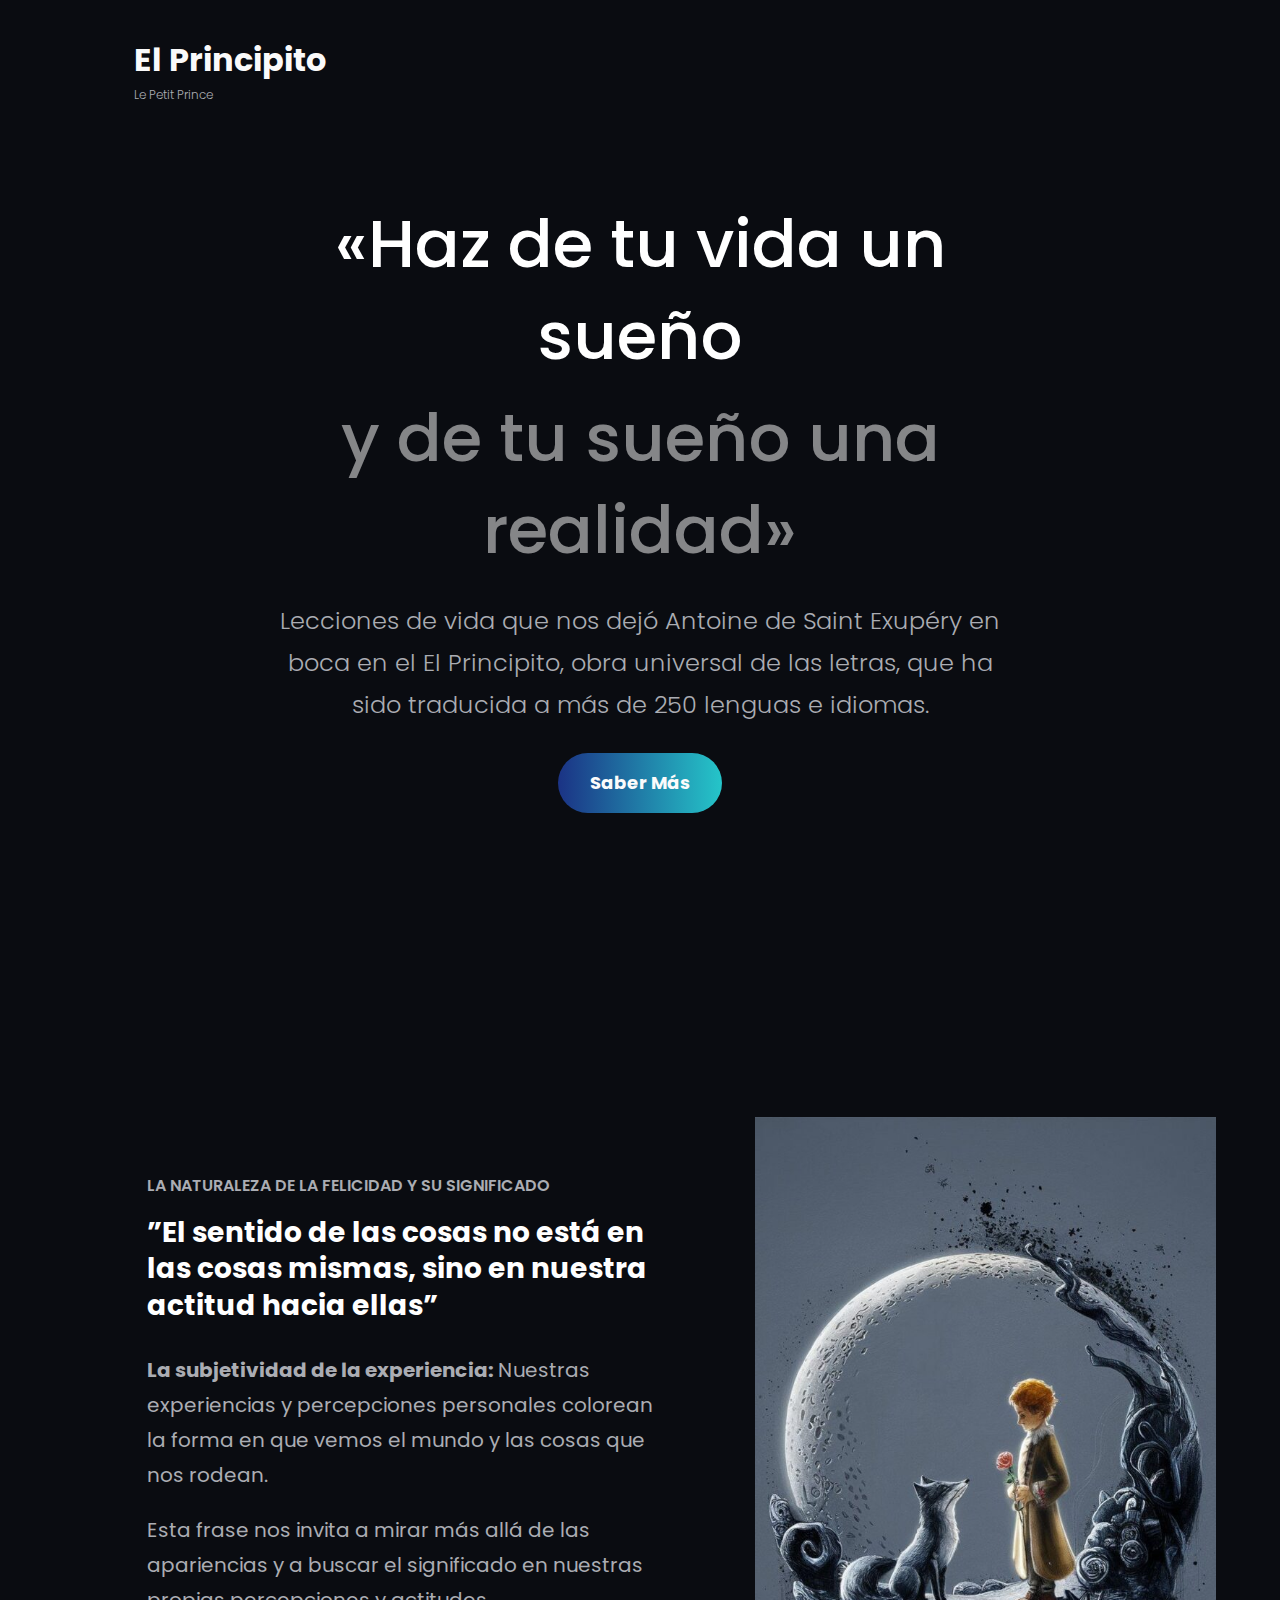
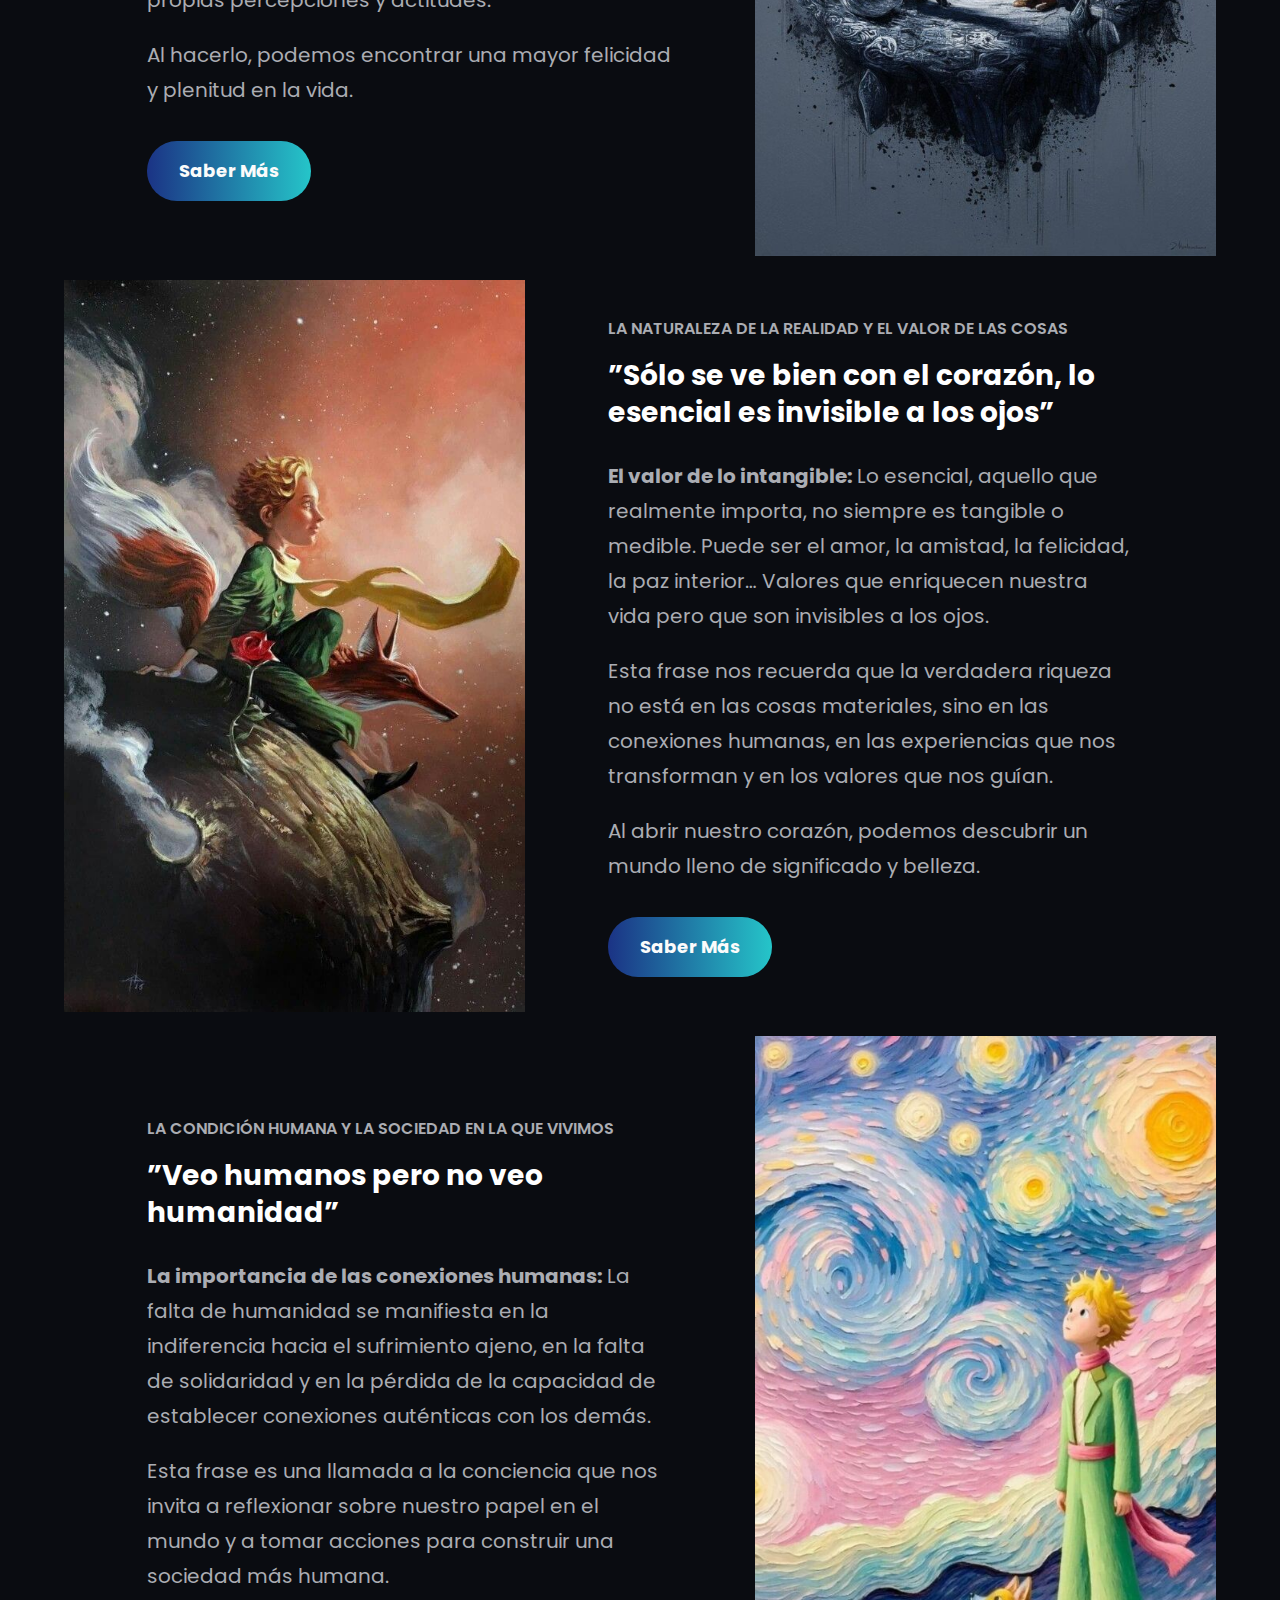
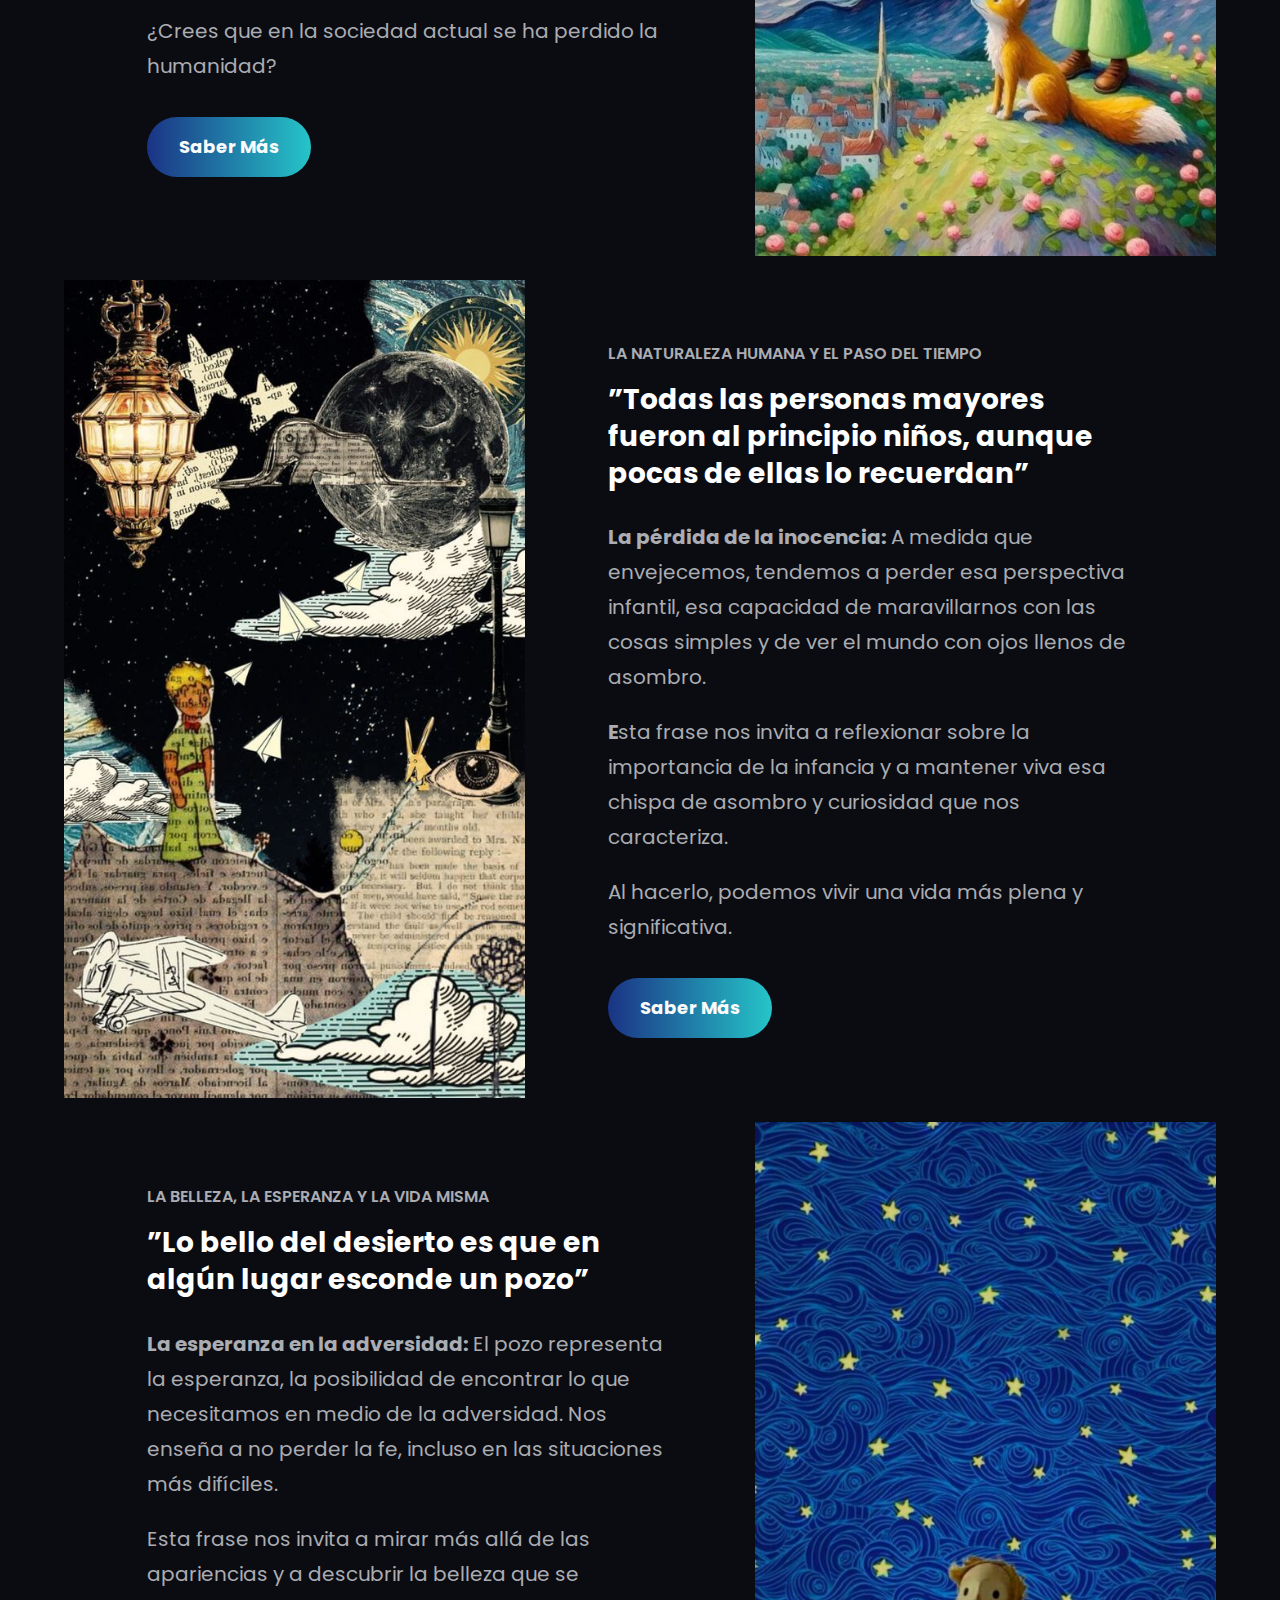
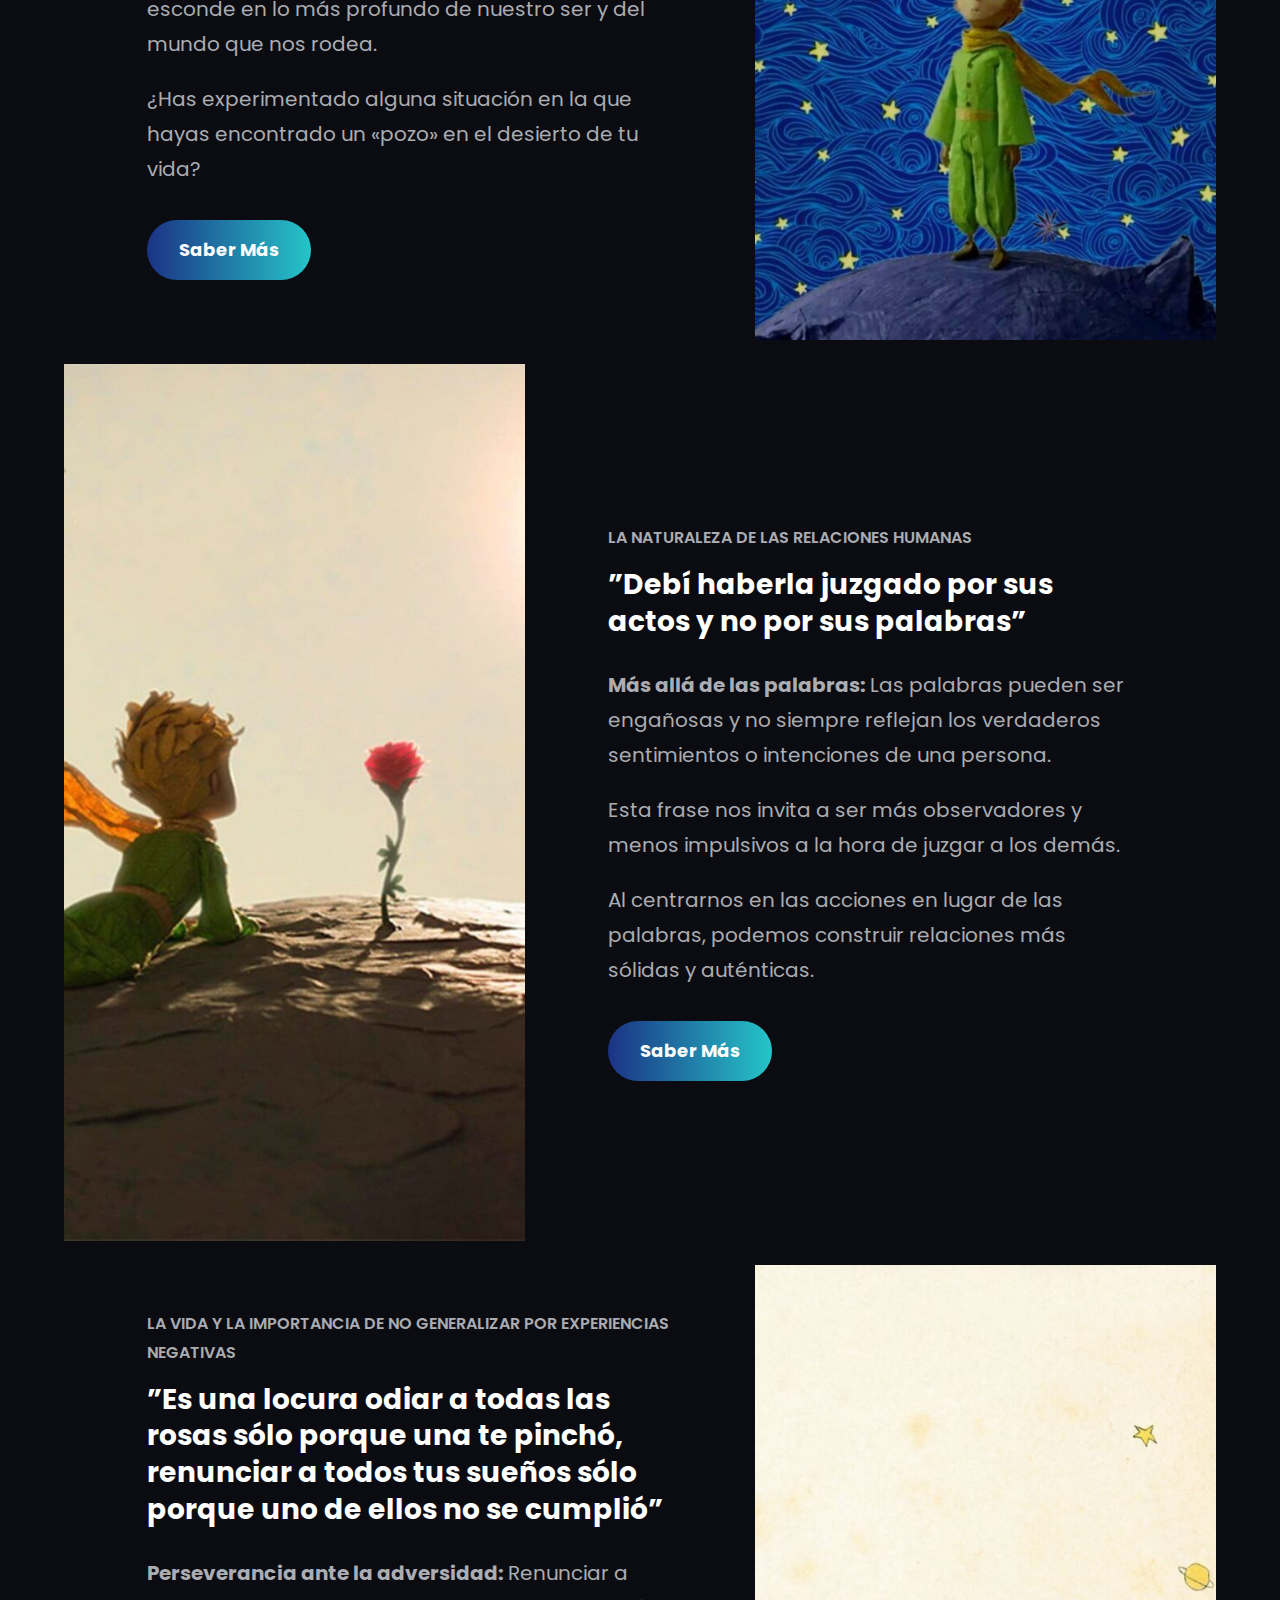
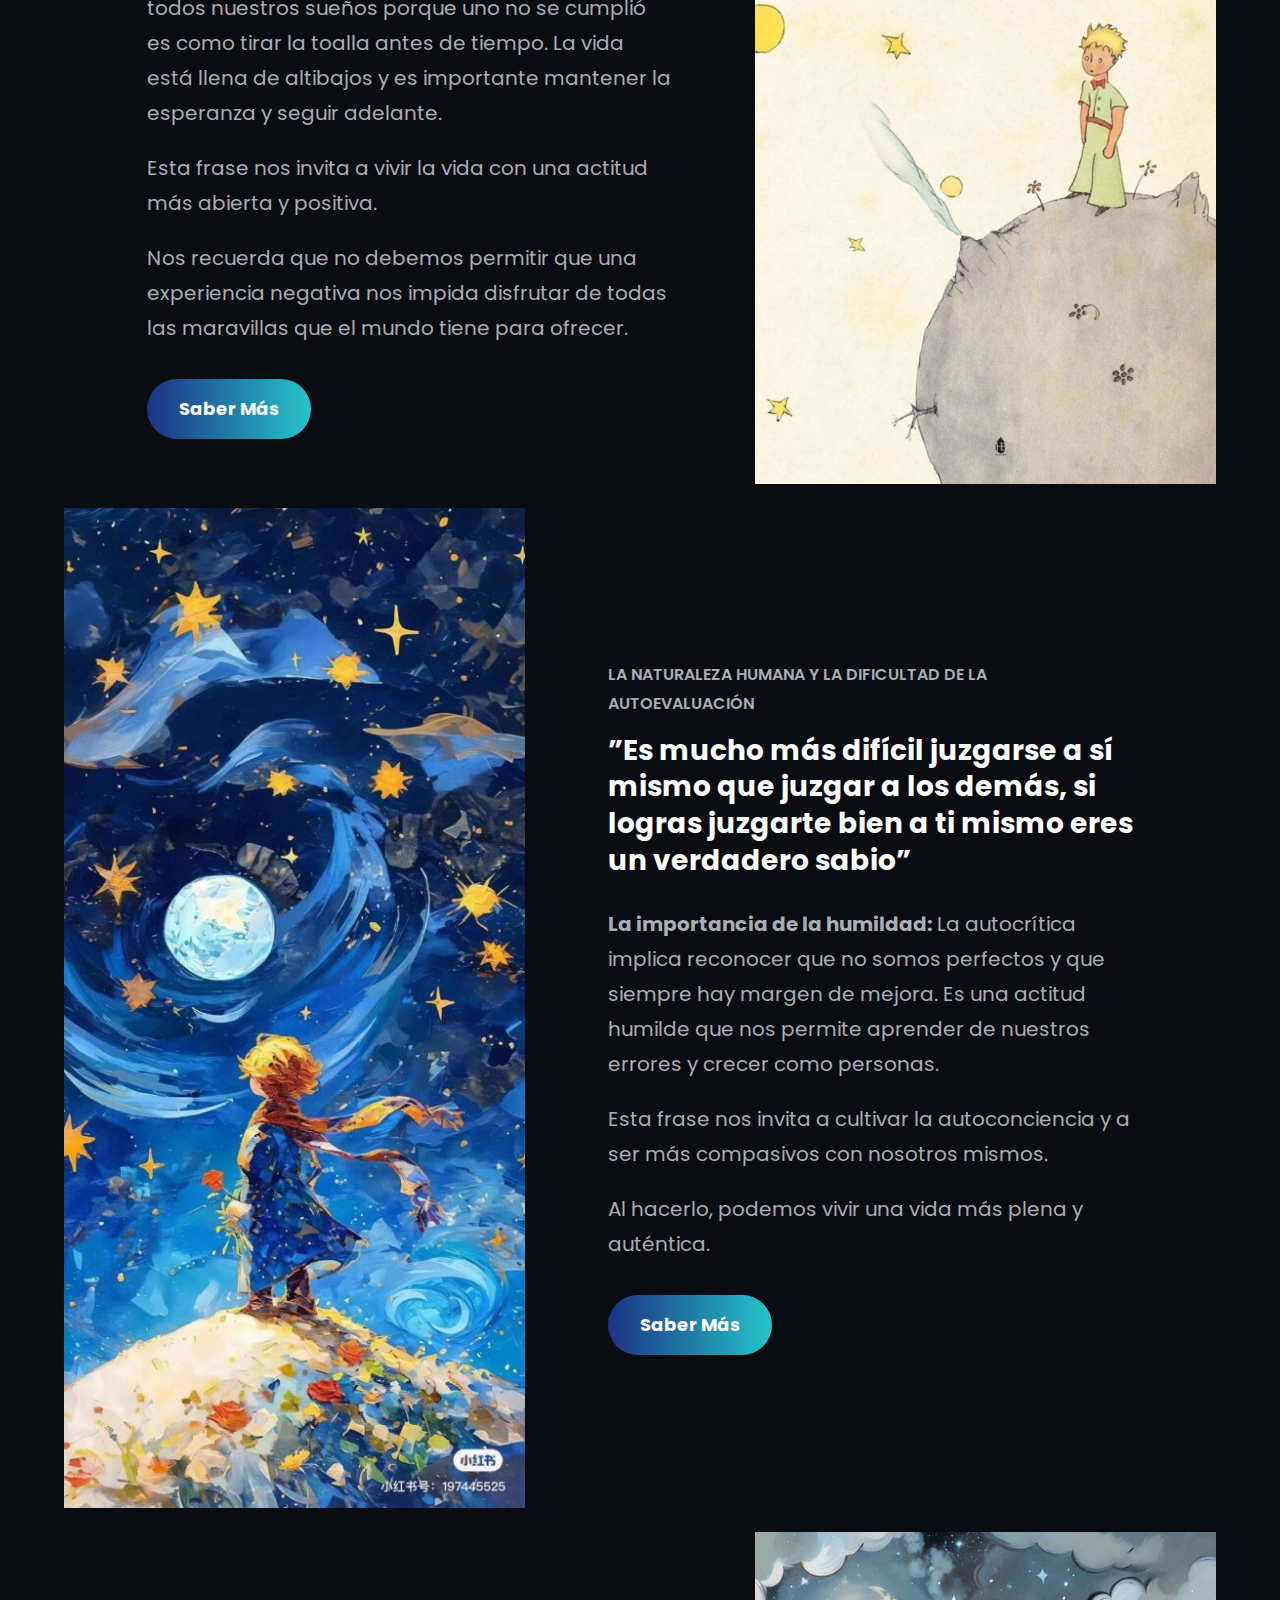
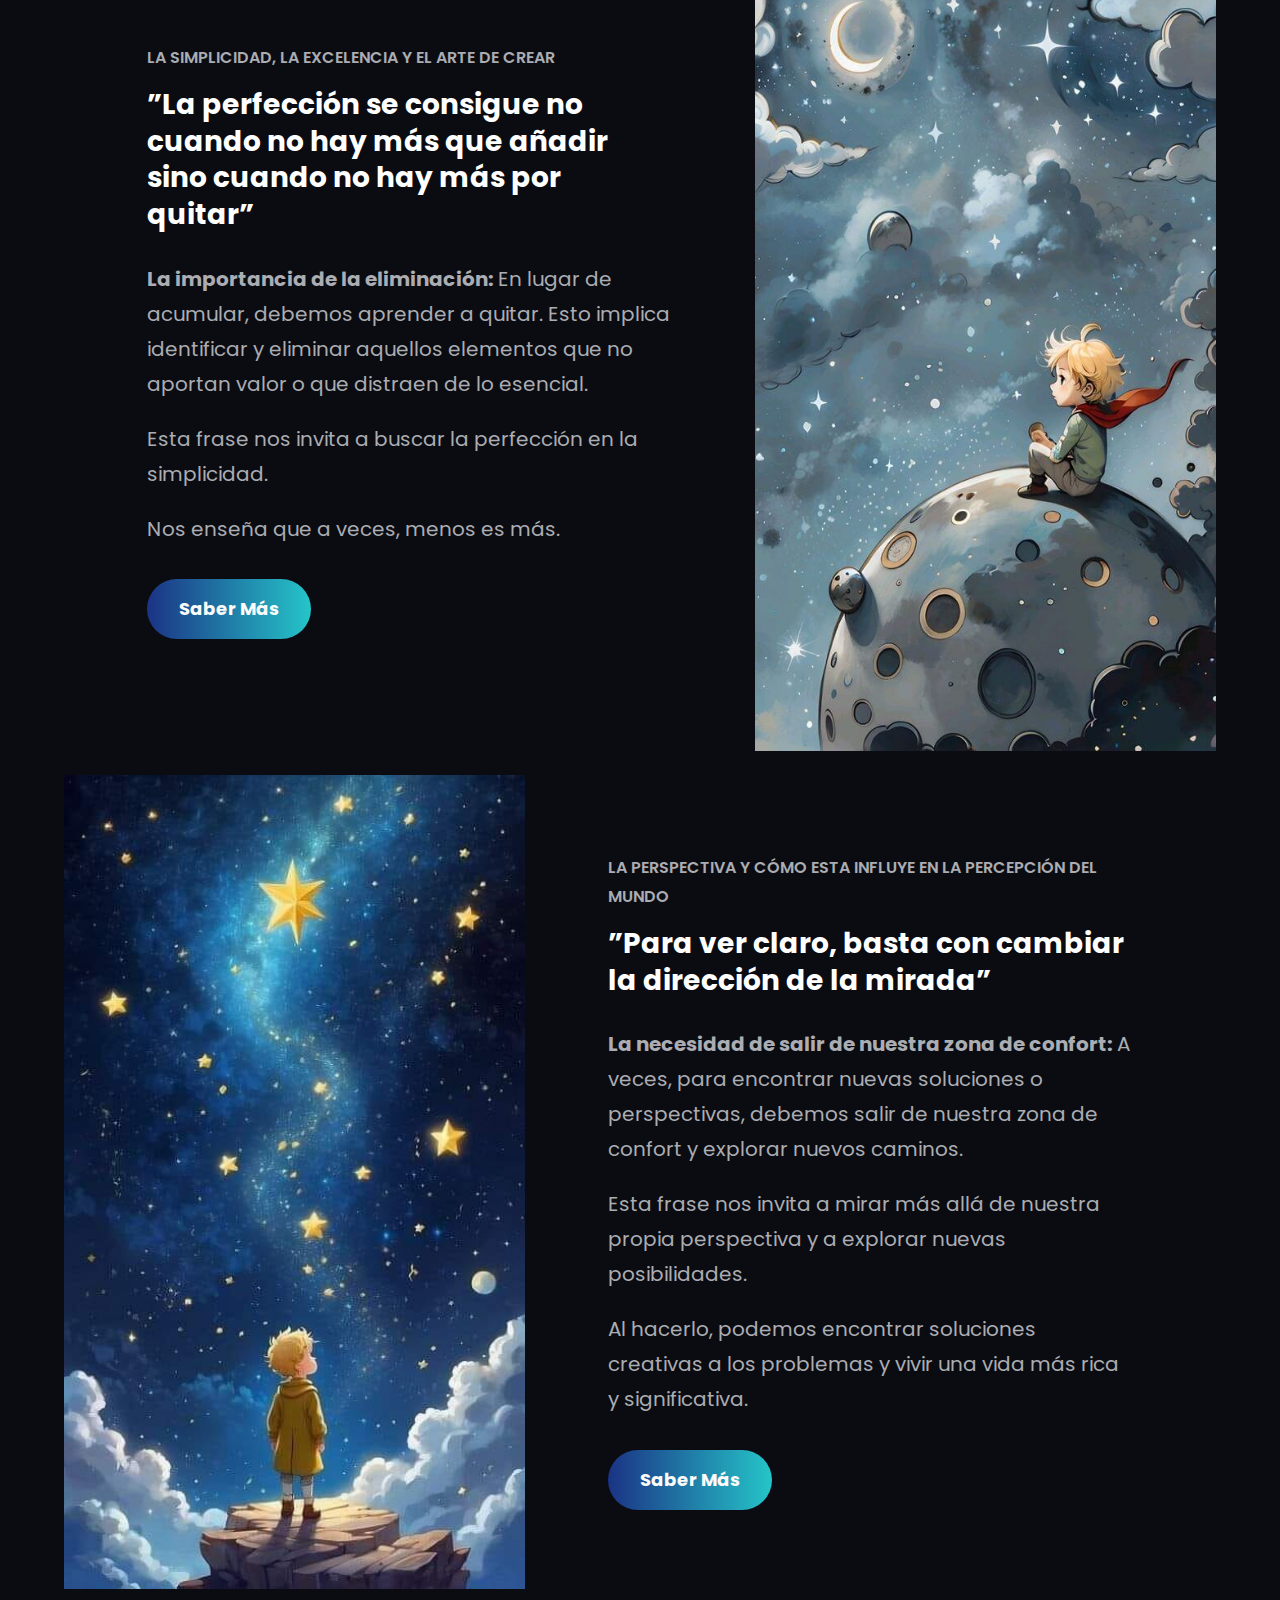
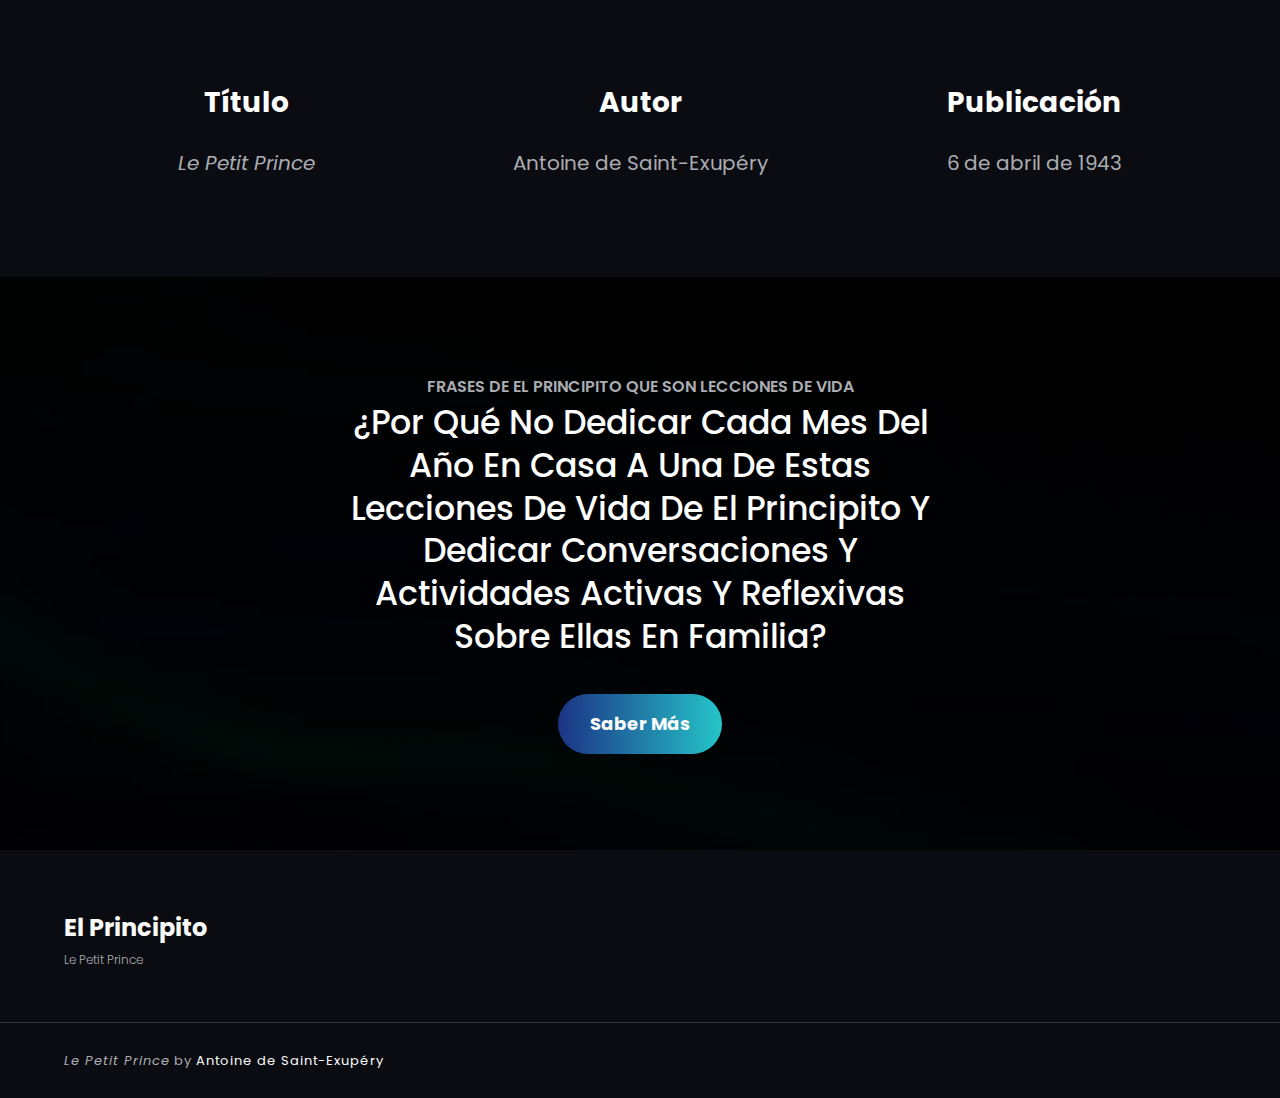
<file: index.html>
<!DOCTYPE html>
<html lang="es">
<head>
	<meta charset="UTF-8">
	<meta name="viewport" content="width=device-width, initial-scale=1">
<meta name="robots" content="max-image-preview:large">
<title>El Principito &#8211; Le Petit Prince</title>
<link rel="dns-prefetch" href="https://galgorium.github.io/ElPrincipito">
<link rel="alternate" type="application/rss+xml" title="El Principito &raquo; Feed" href="https://galgorium.github.io/ElPrincipito/feed/">
<link rel="alternate" type="application/rss+xml" title="El Principito &raquo; Feed de los comentarios" href="https://galgorium.github.io/ElPrincipito/comments/feed/">
<script>
window._wpemojiSettings = {"baseUrl":"https:\/\/s.w.org\/images\/core\/emoji\/15.0.3\/72x72\/","ext":".png","svgUrl":"https:\/\/s.w.org\/images\/core\/emoji\/15.0.3\/svg\/","svgExt":".svg","source":{"concatemoji":"https:\/\/galgorium.github.io\/ElPrincipito\/wp-includes\/js\/wp-emoji-release.min.js?ver=6.6.2"}};
/*! This file is auto-generated */
!function(i,n){var o,s,e;function c(e){try{var t={supportTests:e,timestamp:(new Date).valueOf()};sessionStorage.setItem(o,JSON.stringify(t))}catch(e){}}function p(e,t,n){e.clearRect(0,0,e.canvas.width,e.canvas.height),e.fillText(t,0,0);var t=new Uint32Array(e.getImageData(0,0,e.canvas.width,e.canvas.height).data),r=(e.clearRect(0,0,e.canvas.width,e.canvas.height),e.fillText(n,0,0),new Uint32Array(e.getImageData(0,0,e.canvas.width,e.canvas.height).data));return t.every(function(e,t){return e===r[t]})}function u(e,t,n){switch(t){case"flag":return n(e,"🏳️‍⚧️","🏳️​⚧️")?!1:!n(e,"🇺🇳","🇺​🇳")&&!n(e,"🏴󠁧󠁢󠁥󠁮󠁧󠁿","🏴​󠁧​󠁢​󠁥​󠁮​󠁧​󠁿");case"emoji":return!n(e,"🐦‍⬛","🐦​⬛")}return!1}function f(e,t,n){var r="undefined"!=typeof WorkerGlobalScope&&self instanceof WorkerGlobalScope?new OffscreenCanvas(300,150):i.createElement("canvas"),a=r.getContext("2d",{willReadFrequently:!0}),o=(a.textBaseline="top",a.font="600 32px Arial",{});return e.forEach(function(e){o[e]=t(a,e,n)}),o}function t(e){var t=i.createElement("script");t.src=e,t.defer=!0,i.head.appendChild(t)}"undefined"!=typeof Promise&&(o="wpEmojiSettingsSupports",s=["flag","emoji"],n.supports={everything:!0,everythingExceptFlag:!0},e=new Promise(function(e){i.addEventListener("DOMContentLoaded",e,{once:!0})}),new Promise(function(t){var n=function(){try{var e=JSON.parse(sessionStorage.getItem(o));if("object"==typeof e&&"number"==typeof e.timestamp&&(new Date).valueOf()<e.timestamp+604800&&"object"==typeof e.supportTests)return e.supportTests}catch(e){}return null}();if(!n){if("undefined"!=typeof Worker&&"undefined"!=typeof OffscreenCanvas&&"undefined"!=typeof URL&&URL.createObjectURL&&"undefined"!=typeof Blob)try{var e="postMessage("+f.toString()+"("+[JSON.stringify(s),u.toString(),p.toString()].join(",")+"));",r=new Blob([e],{type:"text/javascript"}),a=new Worker(URL.createObjectURL(r),{name:"wpTestEmojiSupports"});return void(a.onmessage=function(e){c(n=e.data),a.terminate(),t(n)})}catch(e){}c(n=f(s,u,p))}t(n)}).then(function(e){for(var t in e)n.supports[t]=e[t],n.supports.everything=n.supports.everything&&n.supports[t],"flag"!==t&&(n.supports.everythingExceptFlag=n.supports.everythingExceptFlag&&n.supports[t]);n.supports.everythingExceptFlag=n.supports.everythingExceptFlag&&!n.supports.flag,n.DOMReady=!1,n.readyCallback=function(){n.DOMReady=!0}}).then(function(){return e}).then(function(){var e;n.supports.everything||(n.readyCallback(),(e=n.source||{}).concatemoji?t(e.concatemoji):e.wpemoji&&e.twemoji&&(t(e.twemoji),t(e.wpemoji)))}))}((window,document),window._wpemojiSettings);
</script>
<style id="wp-block-site-logo-inline-css">.wp-block-site-logo{box-sizing:border-box;line-height:0}.wp-block-site-logo a{display:inline-block;line-height:0}.wp-block-site-logo.is-default-size img{height:auto;width:120px}.wp-block-site-logo img{height:auto;max-width:100%}.wp-block-site-logo a,.wp-block-site-logo img{border-radius:inherit}.wp-block-site-logo.aligncenter{margin-left:auto;margin-right:auto;text-align:center}:root :where(.wp-block-site-logo.is-style-rounded){border-radius:9999px}</style>
<style id="wp-block-site-title-inline-css">:root :where(.wp-block-site-title a){color:inherit}</style>
<style id="wp-block-group-inline-css">.wp-block-group{box-sizing:border-box}:where(.wp-block-group.wp-block-group-is-layout-constrained){position:relative}</style>
<style id="wp-block-group-theme-inline-css">:where(.wp-block-group.has-background){padding:1.25em 2.375em}</style>
<style id="wp-block-template-part-theme-inline-css">:root :where(.wp-block-template-part.has-background){margin-bottom:0;margin-top:0;padding:1.25em 2.375em}</style>
<style id="wp-block-heading-inline-css">h1.has-background,h2.has-background,h3.has-background,h4.has-background,h5.has-background,h6.has-background{padding:1.25em 2.375em}h1.has-text-align-left[style*=writing-mode]:where([style*=vertical-lr]),h1.has-text-align-right[style*=writing-mode]:where([style*=vertical-rl]),h2.has-text-align-left[style*=writing-mode]:where([style*=vertical-lr]),h2.has-text-align-right[style*=writing-mode]:where([style*=vertical-rl]),h3.has-text-align-left[style*=writing-mode]:where([style*=vertical-lr]),h3.has-text-align-right[style*=writing-mode]:where([style*=vertical-rl]),h4.has-text-align-left[style*=writing-mode]:where([style*=vertical-lr]),h4.has-text-align-right[style*=writing-mode]:where([style*=vertical-rl]),h5.has-text-align-left[style*=writing-mode]:where([style*=vertical-lr]),h5.has-text-align-right[style*=writing-mode]:where([style*=vertical-rl]),h6.has-text-align-left[style*=writing-mode]:where([style*=vertical-lr]),h6.has-text-align-right[style*=writing-mode]:where([style*=vertical-rl]){rotate:180deg}</style>
<style id="wp-block-paragraph-inline-css">.is-small-text{font-size:.875em}.is-regular-text{font-size:1em}.is-large-text{font-size:2.25em}.is-larger-text{font-size:3em}.has-drop-cap:not(:focus):first-letter{float:left;font-size:8.4em;font-style:normal;font-weight:100;line-height:.68;margin:.05em .1em 0 0;text-transform:uppercase}body.rtl .has-drop-cap:not(:focus):first-letter{float:none;margin-left:.1em}p.has-drop-cap.has-background{overflow:hidden}:root :where(p.has-background){padding:1.25em 2.375em}:where(p.has-text-color:not(.has-link-color)) a{color:inherit}p.has-text-align-left[style*="writing-mode:vertical-lr"],p.has-text-align-right[style*="writing-mode:vertical-rl"]{rotate:180deg}</style>
<style id="wp-block-button-inline-css">.wp-block-button__link{box-sizing:border-box;cursor:pointer;display:inline-block;text-align:center;word-break:break-word}.wp-block-button__link.aligncenter{text-align:center}.wp-block-button__link.alignright{text-align:right}:where(.wp-block-button__link){border-radius:9999px;box-shadow:none;padding:calc(.667em + 2px) calc(1.333em + 2px);text-decoration:none}.wp-block-button[style*=text-decoration] .wp-block-button__link{text-decoration:inherit}.wp-block-buttons>.wp-block-button.has-custom-width{max-width:none}.wp-block-buttons>.wp-block-button.has-custom-width .wp-block-button__link{width:100%}.wp-block-buttons>.wp-block-button.has-custom-font-size .wp-block-button__link{font-size:inherit}.wp-block-buttons>.wp-block-button.wp-block-button__width-25{width:calc(25% - var(--wp--style--block-gap, .5em)*.75)}.wp-block-buttons>.wp-block-button.wp-block-button__width-50{width:calc(50% - var(--wp--style--block-gap, .5em)*.5)}.wp-block-buttons>.wp-block-button.wp-block-button__width-75{width:calc(75% - var(--wp--style--block-gap, .5em)*.25)}.wp-block-buttons>.wp-block-button.wp-block-button__width-100{flex-basis:100%;width:100%}.wp-block-buttons.is-vertical>.wp-block-button.wp-block-button__width-25{width:25%}.wp-block-buttons.is-vertical>.wp-block-button.wp-block-button__width-50{width:50%}.wp-block-buttons.is-vertical>.wp-block-button.wp-block-button__width-75{width:75%}.wp-block-button.is-style-squared,.wp-block-button__link.wp-block-button.is-style-squared{border-radius:0}.wp-block-button.no-border-radius,.wp-block-button__link.no-border-radius{border-radius:0!important}:root :where(.wp-block-button .wp-block-button__link.is-style-outline),:root :where(.wp-block-button.is-style-outline>.wp-block-button__link){border:2px solid;padding:.667em 1.333em}:root :where(.wp-block-button .wp-block-button__link.is-style-outline:not(.has-text-color)),:root :where(.wp-block-button.is-style-outline>.wp-block-button__link:not(.has-text-color)){color:currentColor}:root :where(.wp-block-button .wp-block-button__link.is-style-outline:not(.has-background)),:root :where(.wp-block-button.is-style-outline>.wp-block-button__link:not(.has-background)){background-color:initial;background-image:none}</style>
<style id="wp-block-buttons-inline-css">.wp-block-buttons.is-vertical{flex-direction:column}.wp-block-buttons.is-vertical>.wp-block-button:last-child{margin-bottom:0}.wp-block-buttons>.wp-block-button{display:inline-block;margin:0}.wp-block-buttons.is-content-justification-left{justify-content:flex-start}.wp-block-buttons.is-content-justification-left.is-vertical{align-items:flex-start}.wp-block-buttons.is-content-justification-center{justify-content:center}.wp-block-buttons.is-content-justification-center.is-vertical{align-items:center}.wp-block-buttons.is-content-justification-right{justify-content:flex-end}.wp-block-buttons.is-content-justification-right.is-vertical{align-items:flex-end}.wp-block-buttons.is-content-justification-space-between{justify-content:space-between}.wp-block-buttons.aligncenter{text-align:center}.wp-block-buttons:not(.is-content-justification-space-between,.is-content-justification-right,.is-content-justification-left,.is-content-justification-center) .wp-block-button.aligncenter{margin-left:auto;margin-right:auto;width:100%}.wp-block-buttons[style*=text-decoration] .wp-block-button,.wp-block-buttons[style*=text-decoration] .wp-block-button__link{text-decoration:inherit}.wp-block-buttons.has-custom-font-size .wp-block-button__link{font-size:inherit}.wp-block-button.aligncenter{text-align:center}</style>
<link rel="stylesheet" id="wp-block-cover-css" href="https://galgorium.github.io/ElPrincipito/wp-includes/blocks/cover/style.min.css?ver=6.6.2" media="all">
<style id="wp-block-video-inline-css">.wp-block-video{box-sizing:border-box}.wp-block-video video{vertical-align:middle;width:100%}@supports (position:sticky){.wp-block-video [poster]{object-fit:cover}}.wp-block-video.aligncenter{text-align:center}.wp-block-video :where(figcaption){margin-bottom:1em;margin-top:.5em}</style>
<style id="wp-block-video-theme-inline-css">.wp-block-video :where(figcaption){color:#555;font-size:13px;text-align:center}.is-dark-theme .wp-block-video :where(figcaption){color:#ffffffa6}.wp-block-video{margin:0 0 1em}</style>
<style id="wp-block-media-text-inline-css">.wp-block-media-text{box-sizing:border-box;
  /*!rtl:begin:ignore*/direction:ltr;
  /*!rtl:end:ignore*/display:grid;grid-template-columns:50% 1fr;grid-template-rows:auto}.wp-block-media-text.has-media-on-the-right{grid-template-columns:1fr 50%}.wp-block-media-text.is-vertically-aligned-top>.wp-block-media-text__content,.wp-block-media-text.is-vertically-aligned-top>.wp-block-media-text__media{align-self:start}.wp-block-media-text.is-vertically-aligned-center>.wp-block-media-text__content,.wp-block-media-text.is-vertically-aligned-center>.wp-block-media-text__media,.wp-block-media-text>.wp-block-media-text__content,.wp-block-media-text>.wp-block-media-text__media{align-self:center}.wp-block-media-text.is-vertically-aligned-bottom>.wp-block-media-text__content,.wp-block-media-text.is-vertically-aligned-bottom>.wp-block-media-text__media{align-self:end}.wp-block-media-text>.wp-block-media-text__media{
  /*!rtl:begin:ignore*/grid-column:1;grid-row:1;
  /*!rtl:end:ignore*/margin:0}.wp-block-media-text>.wp-block-media-text__content{direction:ltr;
  /*!rtl:begin:ignore*/grid-column:2;grid-row:1;
  /*!rtl:end:ignore*/padding:0 8%;word-break:break-word}.wp-block-media-text.has-media-on-the-right>.wp-block-media-text__media{
  /*!rtl:begin:ignore*/grid-column:2;grid-row:1
  /*!rtl:end:ignore*/}.wp-block-media-text.has-media-on-the-right>.wp-block-media-text__content{
  /*!rtl:begin:ignore*/grid-column:1;grid-row:1
  /*!rtl:end:ignore*/}.wp-block-media-text__media img,.wp-block-media-text__media video{height:auto;max-width:unset;vertical-align:middle;width:100%}.wp-block-media-text.is-image-fill>.wp-block-media-text__media{background-size:cover;height:100%;min-height:250px}.wp-block-media-text.is-image-fill>.wp-block-media-text__media>a{display:block;height:100%}.wp-block-media-text.is-image-fill>.wp-block-media-text__media img{height:1px;margin:-1px;overflow:hidden;padding:0;position:absolute;width:1px;clip:rect(0,0,0,0);border:0}@media (max-width:600px){.wp-block-media-text.is-stacked-on-mobile{grid-template-columns:100%!important}.wp-block-media-text.is-stacked-on-mobile>.wp-block-media-text__media{grid-column:1;grid-row:1}.wp-block-media-text.is-stacked-on-mobile>.wp-block-media-text__content{grid-column:1;grid-row:2}}</style>
<style id="wp-block-columns-inline-css">.wp-block-columns{align-items:normal!important;box-sizing:border-box;display:flex;flex-wrap:wrap!important}@media (min-width:782px){.wp-block-columns{flex-wrap:nowrap!important}}.wp-block-columns.are-vertically-aligned-top{align-items:flex-start}.wp-block-columns.are-vertically-aligned-center{align-items:center}.wp-block-columns.are-vertically-aligned-bottom{align-items:flex-end}@media (max-width:781px){.wp-block-columns:not(.is-not-stacked-on-mobile)>.wp-block-column{flex-basis:100%!important}}@media (min-width:782px){.wp-block-columns:not(.is-not-stacked-on-mobile)>.wp-block-column{flex-basis:0;flex-grow:1}.wp-block-columns:not(.is-not-stacked-on-mobile)>.wp-block-column[style*=flex-basis]{flex-grow:0}}.wp-block-columns.is-not-stacked-on-mobile{flex-wrap:nowrap!important}.wp-block-columns.is-not-stacked-on-mobile>.wp-block-column{flex-basis:0;flex-grow:1}.wp-block-columns.is-not-stacked-on-mobile>.wp-block-column[style*=flex-basis]{flex-grow:0}:where(.wp-block-columns){margin-bottom:1.75em}:where(.wp-block-columns.has-background){padding:1.25em 2.375em}.wp-block-column{flex-grow:1;min-width:0;overflow-wrap:break-word;word-break:break-word}.wp-block-column.is-vertically-aligned-top{align-self:flex-start}.wp-block-column.is-vertically-aligned-center{align-self:center}.wp-block-column.is-vertically-aligned-bottom{align-self:flex-end}.wp-block-column.is-vertically-aligned-stretch{align-self:stretch}.wp-block-column.is-vertically-aligned-bottom,.wp-block-column.is-vertically-aligned-center,.wp-block-column.is-vertically-aligned-top{width:100%}</style>
<style id="wp-emoji-styles-inline-css">img.wp-smiley, img.emoji {
		display: inline !important;
		border: none !important;
		box-shadow: none !important;
		height: 1em !important;
		width: 1em !important;
		margin: 0 0.07em !important;
		vertical-align: -0.1em !important;
		background: none !important;
		padding: 0 !important;
	}</style>
<style id="wp-block-library-inline-css">:root{--wp-admin-theme-color:#007cba;--wp-admin-theme-color--rgb:0,124,186;--wp-admin-theme-color-darker-10:#006ba1;--wp-admin-theme-color-darker-10--rgb:0,107,161;--wp-admin-theme-color-darker-20:#005a87;--wp-admin-theme-color-darker-20--rgb:0,90,135;--wp-admin-border-width-focus:2px;--wp-block-synced-color:#7a00df;--wp-block-synced-color--rgb:122,0,223;--wp-bound-block-color:var(--wp-block-synced-color)}@media (min-resolution:192dpi){:root{--wp-admin-border-width-focus:1.5px}}.wp-element-button{cursor:pointer}:root{--wp--preset--font-size--normal:16px;--wp--preset--font-size--huge:42px}:root .has-very-light-gray-background-color{background-color:#eee}:root .has-very-dark-gray-background-color{background-color:#313131}:root .has-very-light-gray-color{color:#eee}:root .has-very-dark-gray-color{color:#313131}:root .has-vivid-green-cyan-to-vivid-cyan-blue-gradient-background{background:linear-gradient(135deg,#00d084,#0693e3)}:root .has-purple-crush-gradient-background{background:linear-gradient(135deg,#34e2e4,#4721fb 50%,#ab1dfe)}:root .has-hazy-dawn-gradient-background{background:linear-gradient(135deg,#faaca8,#dad0ec)}:root .has-subdued-olive-gradient-background{background:linear-gradient(135deg,#fafae1,#67a671)}:root .has-atomic-cream-gradient-background{background:linear-gradient(135deg,#fdd79a,#004a59)}:root .has-nightshade-gradient-background{background:linear-gradient(135deg,#330968,#31cdcf)}:root .has-midnight-gradient-background{background:linear-gradient(135deg,#020381,#2874fc)}.has-regular-font-size{font-size:1em}.has-larger-font-size{font-size:2.625em}.has-normal-font-size{font-size:var(--wp--preset--font-size--normal)}.has-huge-font-size{font-size:var(--wp--preset--font-size--huge)}.has-text-align-center{text-align:center}.has-text-align-left{text-align:left}.has-text-align-right{text-align:right}#end-resizable-editor-section{display:none}.aligncenter{clear:both}.items-justified-left{justify-content:flex-start}.items-justified-center{justify-content:center}.items-justified-right{justify-content:flex-end}.items-justified-space-between{justify-content:space-between}.screen-reader-text{border:0;clip:rect(1px,1px,1px,1px);clip-path:inset(50%);height:1px;margin:-1px;overflow:hidden;padding:0;position:absolute;width:1px;word-wrap:normal!important}.screen-reader-text:focus{background-color:#ddd;clip:auto!important;clip-path:none;color:#444;display:block;font-size:1em;height:auto;left:5px;line-height:normal;padding:15px 23px 14px;text-decoration:none;top:5px;width:auto;z-index:100000}html :where(.has-border-color){border-style:solid}html :where([style*=border-top-color]){border-top-style:solid}html :where([style*=border-right-color]){border-right-style:solid}html :where([style*=border-bottom-color]){border-bottom-style:solid}html :where([style*=border-left-color]){border-left-style:solid}html :where([style*=border-width]){border-style:solid}html :where([style*=border-top-width]){border-top-style:solid}html :where([style*=border-right-width]){border-right-style:solid}html :where([style*=border-bottom-width]){border-bottom-style:solid}html :where([style*=border-left-width]){border-left-style:solid}html :where(img[class*=wp-image-]){height:auto;max-width:100%}:where(figure){margin:0 0 1em}html :where(.is-position-sticky){--wp-admin--admin-bar--position-offset:var(--wp-admin--admin-bar--height,0px)}@media screen and (max-width:600px){html :where(.is-position-sticky){--wp-admin--admin-bar--position-offset:0px}}</style>
<style id="global-styles-inline-css">:root{--wp--preset--aspect-ratio--square: 1;--wp--preset--aspect-ratio--4-3: 4/3;--wp--preset--aspect-ratio--3-4: 3/4;--wp--preset--aspect-ratio--3-2: 3/2;--wp--preset--aspect-ratio--2-3: 2/3;--wp--preset--aspect-ratio--16-9: 16/9;--wp--preset--aspect-ratio--9-16: 9/16;--wp--preset--color--black: #000000;--wp--preset--color--cyan-bluish-gray: #abb8c3;--wp--preset--color--white: #ffffff;--wp--preset--color--pale-pink: #f78da7;--wp--preset--color--vivid-red: #cf2e2e;--wp--preset--color--luminous-vivid-orange: #ff6900;--wp--preset--color--luminous-vivid-amber: #fcb900;--wp--preset--color--light-green-cyan: #7bdcb5;--wp--preset--color--vivid-green-cyan: #00d084;--wp--preset--color--pale-cyan-blue: #8ed1fc;--wp--preset--color--vivid-cyan-blue: #0693e3;--wp--preset--color--vivid-purple: #9b51e0;--wp--preset--color--background: #0A0C11;--wp--preset--color--foreground: #ffffff;--wp--preset--color--primary: #2292b1;--wp--preset--color--secondary: #222222;--wp--preset--color--tertiary: #0a0a0a;--wp--preset--color--text-link: #fafafa;--wp--preset--color--body-text: #abadb3;--wp--preset--color--meta: #666666;--wp--preset--color--border-color: #323438;--wp--preset--color--color-light: #fbfbfb;--wp--preset--color--color-dark: #000000;--wp--preset--color--footer-text: #999999;--wp--preset--color--footer-border-dark: #313131;--wp--preset--color--gray: #cccccc;--wp--preset--color--patrick-blue: #1b3385;--wp--preset--color--blue-green: #25c5c9;--wp--preset--gradient--vivid-cyan-blue-to-vivid-purple: linear-gradient(135deg,rgba(6,147,227,1) 0%,rgb(155,81,224) 100%);--wp--preset--gradient--light-green-cyan-to-vivid-green-cyan: linear-gradient(135deg,rgb(122,220,180) 0%,rgb(0,208,130) 100%);--wp--preset--gradient--luminous-vivid-amber-to-luminous-vivid-orange: linear-gradient(135deg,rgba(252,185,0,1) 0%,rgba(255,105,0,1) 100%);--wp--preset--gradient--luminous-vivid-orange-to-vivid-red: linear-gradient(135deg,rgba(255,105,0,1) 0%,rgb(207,46,46) 100%);--wp--preset--gradient--very-light-gray-to-cyan-bluish-gray: linear-gradient(135deg,rgb(238,238,238) 0%,rgb(169,184,195) 100%);--wp--preset--gradient--cool-to-warm-spectrum: linear-gradient(135deg,rgb(74,234,220) 0%,rgb(151,120,209) 20%,rgb(207,42,186) 40%,rgb(238,44,130) 60%,rgb(251,105,98) 80%,rgb(254,248,76) 100%);--wp--preset--gradient--blush-light-purple: linear-gradient(135deg,rgb(255,206,236) 0%,rgb(152,150,240) 100%);--wp--preset--gradient--blush-bordeaux: linear-gradient(135deg,rgb(254,205,165) 0%,rgb(254,45,45) 50%,rgb(107,0,62) 100%);--wp--preset--gradient--luminous-dusk: linear-gradient(135deg,rgb(255,203,112) 0%,rgb(199,81,192) 50%,rgb(65,88,208) 100%);--wp--preset--gradient--pale-ocean: linear-gradient(135deg,rgb(255,245,203) 0%,rgb(182,227,212) 50%,rgb(51,167,181) 100%);--wp--preset--gradient--electric-grass: linear-gradient(135deg,rgb(202,248,128) 0%,rgb(113,206,126) 100%);--wp--preset--gradient--midnight: linear-gradient(135deg,rgb(2,3,129) 0%,rgb(40,116,252) 100%);--wp--preset--gradient--horizontal-patrick-blue-to-blue-green: linear-gradient(to right,var(--wp--preset--color--patrick-blue) 0%,var(--wp--preset--color--blue-green) 100%);--wp--preset--font-size--small: 15px;--wp--preset--font-size--medium: 16px;--wp--preset--font-size--large: clamp(24px,4.2vw,32px);--wp--preset--font-size--x-large: 42px;--wp--preset--font-size--tiny: 13px;--wp--preset--font-size--extra-small: 14px;--wp--preset--font-size--upper-heading: 18px;--wp--preset--font-size--normal: clamp(18px,1.6vw,20px);--wp--preset--font-size--content-heading: clamp(22px,3vw,24px);--wp--preset--font-size--extra-large: clamp(28px,6vw,36px);--wp--preset--font-size--product-heading: clamp(32px,4.8vw,42px);--wp--preset--font-size--huge: clamp(42px,5.2vw,80px);--wp--preset--font-size--colossal: clamp(46px,5.2vw,110px);--wp--preset--font-family--poppins: "Poppins", serif;--wp--preset--spacing--20: 0.44rem;--wp--preset--spacing--30: 0.67rem;--wp--preset--spacing--40: 1rem;--wp--preset--spacing--50: 1.5rem;--wp--preset--spacing--60: 2.25rem;--wp--preset--spacing--70: 3.38rem;--wp--preset--spacing--80: 5.06rem;--wp--preset--shadow--natural: 6px 6px 9px rgba(0, 0, 0, 0.2);--wp--preset--shadow--deep: 12px 12px 50px rgba(0, 0, 0, 0.4);--wp--preset--shadow--sharp: 6px 6px 0px rgba(0, 0, 0, 0.2);--wp--preset--shadow--outlined: 6px 6px 0px -3px rgba(255, 255, 255, 1), 6px 6px rgba(0, 0, 0, 1);--wp--preset--shadow--crisp: 6px 6px 0px rgba(0, 0, 0, 1);--wp--custom--spacing--tiny: clamp(21px, 2vw, 28px);--wp--custom--spacing--extra-small: clamp(28px, 3.5vw, 35px);--wp--custom--spacing--wp-comment-horizontal: clamp(30px, 3.7vw, 70px);--wp--custom--spacing--wp-comment-vertical: clamp(30px, 3.5vw, 49px);--wp--custom--spacing--wp-block-sidebar: clamp(7px,3.5vw,60px);--wp--custom--spacing--wp-block-sidebar-widget: clamp(35px, 3.5vw, 49px);--wp--custom--spacing--wp-block-page-numbers: clamp(49px, 3.3vw, 63px);--wp--custom--spacing--wp-footer-vertical: clamp(30px, 4vw, 70px);--wp--custom--spacing--normal: clamp(30px, 3.5vw, 40px);--wp--custom--spacing--small: max(1.75rem, 5vw);--wp--custom--spacing--medium: clamp(2rem, 8vw, calc(4 * var(--wp--style--block-gap)));--wp--custom--spacing--large: clamp(3.5rem, 10vw, 5.0625rem);--wp--custom--spacing--outer: var(--wp--custom--spacing--small, 1.25rem);--wp--custom--spacing--section-block-top: clamp(42px, 7.5vw, 140px);--wp--custom--spacing--section-block-bottom: clamp(12px, 5.5vw, 70px);--wp--custom--spacing--section-pricing-content: clamp(21px, 5.5vw, 42px);--wp--custom--spacing--main-block-gap: clamp(42px, 4.5vw, 70px);--wp--custom--spacing--testimonial-inner-gap: clamp(35px, 3.5vw, 42px);--wp--custom--spacing--group-heading-bottom-gap: clamp(35px, 3.5vw, 56px);--wp--custom--typography--font-size--heading-one: clamp(36px,3.5vw,58px);--wp--custom--typography--font-size--heading-two: clamp(32px,2.6vw,49px);--wp--custom--typography--font-size--heading-three: clamp(28px,1.9vw,36px);--wp--custom--typography--font-size--heading-four: clamp(24px,2vw,28px);--wp--custom--typography--font-size--heading-five: clamp(22px,1.3vw,24px);--wp--custom--typography--font-size--heading-six: 18px;--wp--custom--typography--font-size--huge-post-title: clamp(38px,4vw,70px);--wp--custom--typography--line-height--heading-one: 1.38;--wp--custom--typography--line-height--heading-two: 1.43;--wp--custom--typography--line-height--heading-three: 1.31;--wp--custom--typography--line-height--heading-four: 1.5;--wp--custom--typography--line-height--heading-five: 1.458333333333333;--wp--custom--typography--line-height--heading-six: 1.56;--wp--custom--typography--line-height--paragraph: 1.75;--wp--custom--typography--line-height--post-title: 1.38;--wp--custom--typography--line-height--extra-small: 21px;--wp--custom--typography--line-height--small: 28px;--wp--custom--typography--line-height--normal: normal;--wp--custom--typography--font-weight--light: 300;--wp--custom--typography--font-weight--regular: 400;--wp--custom--typography--font-weight--medium: 500;--wp--custom--typography--font-weight--bold: 700;--wp--custom--typography--font-weight--black: 900;}:root { --wp--style--global--content-size: 760px;--wp--style--global--wide-size: 1400px; }:where(body) { margin: 0; }.wp-site-blocks > .alignleft { float: left; margin-right: 2em; }.wp-site-blocks > .alignright { float: right; margin-left: 2em; }.wp-site-blocks > .aligncenter { justify-content: center; margin-left: auto; margin-right: auto; }:where(.wp-site-blocks) > * { margin-block-start: 1.5rem; margin-block-end: 0; }:where(.wp-site-blocks) > :first-child { margin-block-start: 0; }:where(.wp-site-blocks) > :last-child { margin-block-end: 0; }:root { --wp--style--block-gap: 1.5rem; }:root :where(.is-layout-flow) > :first-child{margin-block-start: 0;}:root :where(.is-layout-flow) > :last-child{margin-block-end: 0;}:root :where(.is-layout-flow) > *{margin-block-start: 1.5rem;margin-block-end: 0;}:root :where(.is-layout-constrained) > :first-child{margin-block-start: 0;}:root :where(.is-layout-constrained) > :last-child{margin-block-end: 0;}:root :where(.is-layout-constrained) > *{margin-block-start: 1.5rem;margin-block-end: 0;}:root :where(.is-layout-flex){gap: 1.5rem;}:root :where(.is-layout-grid){gap: 1.5rem;}.is-layout-flow > .alignleft{float: left;margin-inline-start: 0;margin-inline-end: 2em;}.is-layout-flow > .alignright{float: right;margin-inline-start: 2em;margin-inline-end: 0;}.is-layout-flow > .aligncenter{margin-left: auto !important;margin-right: auto !important;}.is-layout-constrained > .alignleft{float: left;margin-inline-start: 0;margin-inline-end: 2em;}.is-layout-constrained > .alignright{float: right;margin-inline-start: 2em;margin-inline-end: 0;}.is-layout-constrained > .aligncenter{margin-left: auto !important;margin-right: auto !important;}.is-layout-constrained > :where(:not(.alignleft):not(.alignright):not(.alignfull)){max-width: var(--wp--style--global--content-size);margin-left: auto !important;margin-right: auto !important;}.is-layout-constrained > .alignwide{max-width: var(--wp--style--global--wide-size);}body .is-layout-flex{display: flex;}.is-layout-flex{flex-wrap: wrap;align-items: center;}.is-layout-flex > :is(*, div){margin: 0;}body .is-layout-grid{display: grid;}.is-layout-grid > :is(*, div){margin: 0;}body{background-color: var(--wp--preset--color--background);color: var(--wp--preset--color--body-text);font-family: var(--wp--preset--font-family--poppins);font-size: var(--wp--preset--font-size--normal);font-weight: 400;line-height: var(--wp--custom--typography--line-height--paragraph);padding-top: 0px;padding-right: 0px;padding-bottom: 0px;padding-left: 0px;}a:where(:not(.wp-element-button)){color: var(--wp--preset--color--text-link);text-decoration: underline;}h1{font-size: var(--wp--custom--typography--font-size--heading-one);line-height: var(--wp--custom--typography--line-height--heading-one);}h2{font-size: var(--wp--custom--typography--font-size--heading-two);line-height: var(--wp--custom--typography--line-height--heading-two);}h3{font-size: var(--wp--custom--typography--font-size--heading-three);line-height: var(--wp--custom--typography--line-height--heading-three);}h4{font-size: var(--wp--custom--typography--font-size--heading-four);line-height: var(--wp--custom--typography--line-height--heading-four);}h5{font-size: var(--wp--custom--typography--font-size--heading-five);line-height: var(--wp--custom--typography--line-height--heading-five);}h6{font-size: var(--wp--custom--typography--font-size--heading-six);line-height: var(--wp--custom--typography--line-height--heading-six);}:root :where(.wp-element-button, .wp-block-button__link){background-color: #32373c;border-width: 0;color: #fff;font-family: inherit;font-size: inherit;line-height: inherit;padding: calc(0.667em + 2px) calc(1.333em + 2px);text-decoration: none;}.has-black-color{color: var(--wp--preset--color--black) !important;}.has-cyan-bluish-gray-color{color: var(--wp--preset--color--cyan-bluish-gray) !important;}.has-white-color{color: var(--wp--preset--color--white) !important;}.has-pale-pink-color{color: var(--wp--preset--color--pale-pink) !important;}.has-vivid-red-color{color: var(--wp--preset--color--vivid-red) !important;}.has-luminous-vivid-orange-color{color: var(--wp--preset--color--luminous-vivid-orange) !important;}.has-luminous-vivid-amber-color{color: var(--wp--preset--color--luminous-vivid-amber) !important;}.has-light-green-cyan-color{color: var(--wp--preset--color--light-green-cyan) !important;}.has-vivid-green-cyan-color{color: var(--wp--preset--color--vivid-green-cyan) !important;}.has-pale-cyan-blue-color{color: var(--wp--preset--color--pale-cyan-blue) !important;}.has-vivid-cyan-blue-color{color: var(--wp--preset--color--vivid-cyan-blue) !important;}.has-vivid-purple-color{color: var(--wp--preset--color--vivid-purple) !important;}.has-background-color{color: var(--wp--preset--color--background) !important;}.has-foreground-color{color: var(--wp--preset--color--foreground) !important;}.has-primary-color{color: var(--wp--preset--color--primary) !important;}.has-secondary-color{color: var(--wp--preset--color--secondary) !important;}.has-tertiary-color{color: var(--wp--preset--color--tertiary) !important;}.has-text-link-color{color: var(--wp--preset--color--text-link) !important;}.has-body-text-color{color: var(--wp--preset--color--body-text) !important;}.has-meta-color{color: var(--wp--preset--color--meta) !important;}.has-border-color-color{color: var(--wp--preset--color--border-color) !important;}.has-color-light-color{color: var(--wp--preset--color--color-light) !important;}.has-color-dark-color{color: var(--wp--preset--color--color-dark) !important;}.has-footer-text-color{color: var(--wp--preset--color--footer-text) !important;}.has-footer-border-dark-color{color: var(--wp--preset--color--footer-border-dark) !important;}.has-gray-color{color: var(--wp--preset--color--gray) !important;}.has-patrick-blue-color{color: var(--wp--preset--color--patrick-blue) !important;}.has-blue-green-color{color: var(--wp--preset--color--blue-green) !important;}.has-black-background-color{background-color: var(--wp--preset--color--black) !important;}.has-cyan-bluish-gray-background-color{background-color: var(--wp--preset--color--cyan-bluish-gray) !important;}.has-white-background-color{background-color: var(--wp--preset--color--white) !important;}.has-pale-pink-background-color{background-color: var(--wp--preset--color--pale-pink) !important;}.has-vivid-red-background-color{background-color: var(--wp--preset--color--vivid-red) !important;}.has-luminous-vivid-orange-background-color{background-color: var(--wp--preset--color--luminous-vivid-orange) !important;}.has-luminous-vivid-amber-background-color{background-color: var(--wp--preset--color--luminous-vivid-amber) !important;}.has-light-green-cyan-background-color{background-color: var(--wp--preset--color--light-green-cyan) !important;}.has-vivid-green-cyan-background-color{background-color: var(--wp--preset--color--vivid-green-cyan) !important;}.has-pale-cyan-blue-background-color{background-color: var(--wp--preset--color--pale-cyan-blue) !important;}.has-vivid-cyan-blue-background-color{background-color: var(--wp--preset--color--vivid-cyan-blue) !important;}.has-vivid-purple-background-color{background-color: var(--wp--preset--color--vivid-purple) !important;}.has-background-background-color{background-color: var(--wp--preset--color--background) !important;}.has-foreground-background-color{background-color: var(--wp--preset--color--foreground) !important;}.has-primary-background-color{background-color: var(--wp--preset--color--primary) !important;}.has-secondary-background-color{background-color: var(--wp--preset--color--secondary) !important;}.has-tertiary-background-color{background-color: var(--wp--preset--color--tertiary) !important;}.has-text-link-background-color{background-color: var(--wp--preset--color--text-link) !important;}.has-body-text-background-color{background-color: var(--wp--preset--color--body-text) !important;}.has-meta-background-color{background-color: var(--wp--preset--color--meta) !important;}.has-border-color-background-color{background-color: var(--wp--preset--color--border-color) !important;}.has-color-light-background-color{background-color: var(--wp--preset--color--color-light) !important;}.has-color-dark-background-color{background-color: var(--wp--preset--color--color-dark) !important;}.has-footer-text-background-color{background-color: var(--wp--preset--color--footer-text) !important;}.has-footer-border-dark-background-color{background-color: var(--wp--preset--color--footer-border-dark) !important;}.has-gray-background-color{background-color: var(--wp--preset--color--gray) !important;}.has-patrick-blue-background-color{background-color: var(--wp--preset--color--patrick-blue) !important;}.has-blue-green-background-color{background-color: var(--wp--preset--color--blue-green) !important;}.has-black-border-color{border-color: var(--wp--preset--color--black) !important;}.has-cyan-bluish-gray-border-color{border-color: var(--wp--preset--color--cyan-bluish-gray) !important;}.has-white-border-color{border-color: var(--wp--preset--color--white) !important;}.has-pale-pink-border-color{border-color: var(--wp--preset--color--pale-pink) !important;}.has-vivid-red-border-color{border-color: var(--wp--preset--color--vivid-red) !important;}.has-luminous-vivid-orange-border-color{border-color: var(--wp--preset--color--luminous-vivid-orange) !important;}.has-luminous-vivid-amber-border-color{border-color: var(--wp--preset--color--luminous-vivid-amber) !important;}.has-light-green-cyan-border-color{border-color: var(--wp--preset--color--light-green-cyan) !important;}.has-vivid-green-cyan-border-color{border-color: var(--wp--preset--color--vivid-green-cyan) !important;}.has-pale-cyan-blue-border-color{border-color: var(--wp--preset--color--pale-cyan-blue) !important;}.has-vivid-cyan-blue-border-color{border-color: var(--wp--preset--color--vivid-cyan-blue) !important;}.has-vivid-purple-border-color{border-color: var(--wp--preset--color--vivid-purple) !important;}.has-background-border-color{border-color: var(--wp--preset--color--background) !important;}.has-foreground-border-color{border-color: var(--wp--preset--color--foreground) !important;}.has-primary-border-color{border-color: var(--wp--preset--color--primary) !important;}.has-secondary-border-color{border-color: var(--wp--preset--color--secondary) !important;}.has-tertiary-border-color{border-color: var(--wp--preset--color--tertiary) !important;}.has-text-link-border-color{border-color: var(--wp--preset--color--text-link) !important;}.has-body-text-border-color{border-color: var(--wp--preset--color--body-text) !important;}.has-meta-border-color{border-color: var(--wp--preset--color--meta) !important;}.has-border-color-border-color{border-color: var(--wp--preset--color--border-color) !important;}.has-color-light-border-color{border-color: var(--wp--preset--color--color-light) !important;}.has-color-dark-border-color{border-color: var(--wp--preset--color--color-dark) !important;}.has-footer-text-border-color{border-color: var(--wp--preset--color--footer-text) !important;}.has-footer-border-dark-border-color{border-color: var(--wp--preset--color--footer-border-dark) !important;}.has-gray-border-color{border-color: var(--wp--preset--color--gray) !important;}.has-patrick-blue-border-color{border-color: var(--wp--preset--color--patrick-blue) !important;}.has-blue-green-border-color{border-color: var(--wp--preset--color--blue-green) !important;}.has-vivid-cyan-blue-to-vivid-purple-gradient-background{background: var(--wp--preset--gradient--vivid-cyan-blue-to-vivid-purple) !important;}.has-light-green-cyan-to-vivid-green-cyan-gradient-background{background: var(--wp--preset--gradient--light-green-cyan-to-vivid-green-cyan) !important;}.has-luminous-vivid-amber-to-luminous-vivid-orange-gradient-background{background: var(--wp--preset--gradient--luminous-vivid-amber-to-luminous-vivid-orange) !important;}.has-luminous-vivid-orange-to-vivid-red-gradient-background{background: var(--wp--preset--gradient--luminous-vivid-orange-to-vivid-red) !important;}.has-very-light-gray-to-cyan-bluish-gray-gradient-background{background: var(--wp--preset--gradient--very-light-gray-to-cyan-bluish-gray) !important;}.has-cool-to-warm-spectrum-gradient-background{background: var(--wp--preset--gradient--cool-to-warm-spectrum) !important;}.has-blush-light-purple-gradient-background{background: var(--wp--preset--gradient--blush-light-purple) !important;}.has-blush-bordeaux-gradient-background{background: var(--wp--preset--gradient--blush-bordeaux) !important;}.has-luminous-dusk-gradient-background{background: var(--wp--preset--gradient--luminous-dusk) !important;}.has-pale-ocean-gradient-background{background: var(--wp--preset--gradient--pale-ocean) !important;}.has-electric-grass-gradient-background{background: var(--wp--preset--gradient--electric-grass) !important;}.has-midnight-gradient-background{background: var(--wp--preset--gradient--midnight) !important;}.has-horizontal-patrick-blue-to-blue-green-gradient-background{background: var(--wp--preset--gradient--horizontal-patrick-blue-to-blue-green) !important;}.has-small-font-size{font-size: var(--wp--preset--font-size--small) !important;}.has-medium-font-size{font-size: var(--wp--preset--font-size--medium) !important;}.has-large-font-size{font-size: var(--wp--preset--font-size--large) !important;}.has-x-large-font-size{font-size: var(--wp--preset--font-size--x-large) !important;}.has-tiny-font-size{font-size: var(--wp--preset--font-size--tiny) !important;}.has-extra-small-font-size{font-size: var(--wp--preset--font-size--extra-small) !important;}.has-upper-heading-font-size{font-size: var(--wp--preset--font-size--upper-heading) !important;}.has-normal-font-size{font-size: var(--wp--preset--font-size--normal) !important;}.has-content-heading-font-size{font-size: var(--wp--preset--font-size--content-heading) !important;}.has-extra-large-font-size{font-size: var(--wp--preset--font-size--extra-large) !important;}.has-product-heading-font-size{font-size: var(--wp--preset--font-size--product-heading) !important;}.has-huge-font-size{font-size: var(--wp--preset--font-size--huge) !important;}.has-colossal-font-size{font-size: var(--wp--preset--font-size--colossal) !important;}.has-poppins-font-family{font-family: var(--wp--preset--font-family--poppins) !important;}
:root :where(.wp-block-button .wp-block-button__link){background: var(--wp--preset--gradient--horizontal-patrick-blue-to-blue-green);border-radius: 30px;color: var(--wp--preset--color--color-light);font-size: var(--wp--preset--font-size--upper-heading);font-weight: var(--wp--custom--typography--font-weight--bold);line-height: var(--wp--custom--typography--line-height--heading-six);margin-top: 0.8rem;padding-top: clamp(12px, 2.5vw, 16px);padding-right: clamp(21px, 2.5vw, 35px);padding-bottom: clamp(12px, 2.5vw, 16px);padding-left: clamp(21px, 2.5vw, 35px);text-transform: capitalize;}
:root :where(.wp-block-site-title){font-size: var(--wp--preset--font-size--large);font-weight: var(--wp--custom--typography--font-weight--bold);line-height: var(--wp--custom--typography--line-height--normal);}
:root :where(.wp-block-site-tagline){color: var(--wp--preset--color--body-text);font-size: 12px;font-weight: 300;margin-top: 0;}
:root :where(.wp-block-heading){color: var(--wp--preset--color--foreground);font-weight: var(--wp--custom--typography--font-weight--bold);margin-top: 0px;margin-bottom: 0px;}</style>
<style id="core-block-supports-inline-css">.wp-container-core-group-is-layout-2{gap:20px;}.wp-container-core-group-is-layout-3{justify-content:space-between;}.wp-container-core-buttons-is-layout-1{justify-content:center;}.wp-container-core-group-is-layout-12 > *{margin-block-start:0;margin-block-end:0;}.wp-container-core-group-is-layout-12 > * + *{margin-block-start:14px;margin-block-end:0;}.wp-container-core-buttons-is-layout-2{justify-content:flex-start;}.wp-container-core-group-is-layout-13 > *{margin-block-start:0;margin-block-end:0;}.wp-container-core-group-is-layout-13 > * + *{margin-block-start:14px;margin-block-end:0;}.wp-container-core-buttons-is-layout-3{justify-content:flex-start;}.wp-container-core-group-is-layout-14 > *{margin-block-start:0;margin-block-end:0;}.wp-container-core-group-is-layout-14 > * + *{margin-block-start:14px;margin-block-end:0;}.wp-container-core-buttons-is-layout-4{justify-content:flex-start;}.wp-container-core-group-is-layout-15 > *{margin-block-start:0;margin-block-end:0;}.wp-container-core-group-is-layout-15 > * + *{margin-block-start:14px;margin-block-end:0;}.wp-container-core-buttons-is-layout-5{justify-content:flex-start;}.wp-container-core-group-is-layout-16 > *{margin-block-start:0;margin-block-end:0;}.wp-container-core-group-is-layout-16 > * + *{margin-block-start:14px;margin-block-end:0;}.wp-container-core-buttons-is-layout-6{justify-content:flex-start;}.wp-container-core-group-is-layout-17 > *{margin-block-start:0;margin-block-end:0;}.wp-container-core-group-is-layout-17 > * + *{margin-block-start:14px;margin-block-end:0;}.wp-container-core-buttons-is-layout-7{justify-content:flex-start;}.wp-container-core-group-is-layout-18 > *{margin-block-start:0;margin-block-end:0;}.wp-container-core-group-is-layout-18 > * + *{margin-block-start:14px;margin-block-end:0;}.wp-container-core-buttons-is-layout-8{justify-content:flex-start;}.wp-container-core-group-is-layout-19 > *{margin-block-start:0;margin-block-end:0;}.wp-container-core-group-is-layout-19 > * + *{margin-block-start:14px;margin-block-end:0;}.wp-container-core-buttons-is-layout-9{justify-content:flex-start;}.wp-container-core-group-is-layout-20 > *{margin-block-start:0;margin-block-end:0;}.wp-container-core-group-is-layout-20 > * + *{margin-block-start:14px;margin-block-end:0;}.wp-container-core-buttons-is-layout-10{justify-content:flex-start;}.wp-container-core-group-is-layout-21 > *{margin-block-start:0;margin-block-end:0;}.wp-container-core-group-is-layout-21 > * + *{margin-block-start:14px;margin-block-end:0;}.wp-container-core-buttons-is-layout-11{justify-content:flex-start;}.wp-container-core-columns-is-layout-1{flex-wrap:nowrap;}.wp-container-core-buttons-is-layout-12{justify-content:center;}.wp-container-core-group-is-layout-30 > *{margin-block-start:0;margin-block-end:0;}.wp-container-core-group-is-layout-30 > * + *{margin-block-start:35px;margin-block-end:0;}.wp-container-core-group-is-layout-33 > *{margin-block-start:0;margin-block-end:0;}.wp-container-core-group-is-layout-33 > * + *{margin-block-start:0px;margin-block-end:0;}.wp-container-core-columns-is-layout-2{flex-wrap:nowrap;}.wp-container-core-group-is-layout-37{justify-content:space-between;}</style>
<style id="wp-block-template-skip-link-inline-css">.skip-link.screen-reader-text {
			border: 0;
			clip: rect(1px,1px,1px,1px);
			clip-path: inset(50%);
			height: 1px;
			margin: -1px;
			overflow: hidden;
			padding: 0;
			position: absolute !important;
			width: 1px;
			word-wrap: normal !important;
		}

		.skip-link.screen-reader-text:focus {
			background-color: #eee;
			clip: auto !important;
			clip-path: none;
			color: #444;
			display: block;
			font-size: 1em;
			height: auto;
			left: 5px;
			line-height: normal;
			padding: 15px 23px 14px;
			text-decoration: none;
			top: 5px;
			width: auto;
			z-index: 100000;
		}</style>
<link rel="stylesheet" id="bizboost-style-css" href="https://galgorium.github.io/ElPrincipito/wp-content/themes/bizboost/style.css?ver=1718298565" media="all">
<link rel="https://api.w.org/" href="https://galgorium.github.io/ElPrincipito/wp-json/">
<link rel="EditURI" type="application/rsd+xml" title="RSD" href="https://galgorium.github.io/ElPrincipito/xmlrpc.php?rsd">
<meta name="generator" content="WordPress 6.6.2">
<style id="wp-fonts-local">@font-face{font-family:Poppins;font-style:normal;font-weight:300;font-display:fallback;src:url('https://galgorium.github.io/ElPrincipito/wp-content/themes/bizboost/assets/fonts/poppins/Poppins-Light.woff2') format('woff2');font-stretch:normal;}
@font-face{font-family:Poppins;font-style:normal;font-weight:400;font-display:fallback;src:url('https://galgorium.github.io/ElPrincipito/wp-content/themes/bizboost/assets/fonts/poppins/Poppins-Regular.woff2') format('woff2');font-stretch:normal;}
@font-face{font-family:Poppins;font-style:italic;font-weight:400;font-display:fallback;src:url('https://galgorium.github.io/ElPrincipito/wp-content/themes/bizboost/assets/fonts/poppins/Poppins-Italic.woff2') format('woff2');font-stretch:normal;}
@font-face{font-family:Poppins;font-style:normal;font-weight:500;font-display:fallback;src:url('https://galgorium.github.io/ElPrincipito/wp-content/themes/bizboost/assets/fonts/poppins/Poppins-Medium.woff2') format('woff2');font-stretch:normal;}
@font-face{font-family:Poppins;font-style:normal;font-weight:600;font-display:fallback;src:url('https://galgorium.github.io/ElPrincipito/wp-content/themes/bizboost/assets/fonts/poppins/Poppins-SemiBold.woff2') format('woff2');font-stretch:normal;}
@font-face{font-family:Poppins;font-style:normal;font-weight:700;font-display:fallback;src:url('https://galgorium.github.io/ElPrincipito/wp-content/themes/bizboost/assets/fonts/poppins/Poppins-Bold.woff2') format('woff2');font-stretch:normal;}
@font-face{font-family:Poppins;font-style:normal;font-weight:800;font-display:fallback;src:url('https://galgorium.github.io/ElPrincipito/wp-content/themes/bizboost/assets/fonts/poppins/Poppins-ExtraBold.woff2') format('woff2');font-stretch:normal;}
@font-face{font-family:Poppins;font-style:normal;font-weight:900;font-display:fallback;src:url('https://galgorium.github.io/ElPrincipito/wp-content/themes/bizboost/assets/fonts/poppins/Poppins-Black.woff2') format('woff2');font-stretch:normal;}</style>
<link rel="icon" href="https://galgorium.github.io/ElPrincipito/wp-content/uploads/2024/06/Le-Petit-Prince-150x150.jpg" sizes="32x32">
<link rel="icon" href="https://galgorium.github.io/ElPrincipito/wp-content/uploads/2024/06/Le-Petit-Prince.jpg" sizes="192x192">
<link rel="apple-touch-icon" href="https://galgorium.github.io/ElPrincipito/wp-content/uploads/2024/06/Le-Petit-Prince.jpg">
<meta name="msapplication-TileImage" content="https://galgorium.github.io/ElPrincipito/wp-content/uploads/2024/06/Le-Petit-Prince.jpg">
</head>

<body class="home blog wp-custom-logo wp-embed-responsive">

<div class="wp-site-blocks">
<header class="wp-block-template-part">
<div class="wp-block-group alignfull social-and-toggle-search header-has-nav-centered is-layout-constrained wp-block-group-is-layout-constrained">
<div class="wp-block-group alignwide wp-block-main-header is-layout-constrained wp-block-group-is-layout-constrained">
<div class="wp-block-group alignfull wp-block-main-header-container is-content-justification-space-between is-layout-flex wp-container-core-group-is-layout-3 wp-block-group-is-layout-flex" style="padding-top:var(--wp--custom--spacing--tiny);padding-bottom:var(--wp--custom--spacing--tiny)">
<div class="wp-block-group site-identity is-layout-flex wp-container-core-group-is-layout-2 wp-block-group-is-layout-flex">
<div class="wp-block-site-logo"><a href="https://galgorium.github.io/ElPrincipito/" class="custom-logo-link" rel="home" aria-current="page"><img width="50" height="88" src="https://galgorium.github.io/ElPrincipito/wp-content/uploads/2024/06/Le-Petit-Prince.jpg" class="custom-logo" alt="El Principito" decoding="async" srcset="https://galgorium.github.io/ElPrincipito/wp-content/uploads/2024/06/Le-Petit-Prince.jpg 736w, https://galgorium.github.io/ElPrincipito/wp-content/uploads/2024/06/Le-Petit-Prince-169x300.jpg 169w, https://galgorium.github.io/ElPrincipito/wp-content/uploads/2024/06/Le-Petit-Prince-576x1024.jpg 576w" sizes="(max-width: 50px) 100vw, 50px"></a></div>


<div class="wp-block-group is-layout-flow wp-block-group-is-layout-flow">
<h1 class="wp-block-site-title"><a href="https://galgorium.github.io/ElPrincipito/" target="_self" rel="home" aria-current="page">El Principito</a></h1>

<p style="margin-top:0;" class="wp-block-site-tagline">Le Petit Prince</p>
</div>
</div>
</div>
</div>
</div>
</header>


<main class="wp-block-group main-front-page is-layout-constrained wp-block-group-is-layout-constrained">
<div class="wp-block-cover alignwide wp-block-section wp-block-header-media-no-image">
<span aria-hidden="true" class="wp-block-cover__background has-background-background-color has-background-dim-0 has-background-dim"></span><div class="wp-block-cover__inner-container is-layout-flow wp-block-cover-is-layout-flow">
<div class="wp-block-group is-layout-constrained wp-block-group-is-layout-constrained">
<div class="wp-block-group header-title-wrapper is-content-justification-center is-layout-constrained wp-block-group-is-layout-constrained">
<div class="wp-block-group header-animate-wrap is-style-default is-layout-constrained wp-block-group-is-layout-constrained">
<h1 class="wp-block-heading has-text-align-center header-animate has-huge-font-size" style="font-style:normal;font-weight:500">«Haz de tu vida un sueño</h1>
</div>



<div class="wp-block-group header-animate-wrap is-layout-constrained wp-block-group-is-layout-constrained">
<h1 class="wp-block-heading has-text-align-center header-animate has-huge-font-size" style="font-style:normal;font-weight:500">y de tu sueño una realidad»</h1>
</div>
</div>



<p class="has-text-align-center has-body-text-color has-text-color has-content-heading-font-size">Lecciones de vida que nos dejó Antoine de Saint Exupéry en boca en el El Principito, obra universal de las letras, que ha sido traducida a más de 250 lenguas e idiomas.</p>



<div class="wp-block-buttons is-content-justification-center is-layout-flex wp-container-core-buttons-is-layout-1 wp-block-buttons-is-layout-flex" style="margin-top:14px">
<div class="wp-block-button"><a class="wp-block-button__link wp-element-button" href="https://es.wikipedia.org/wiki/El_principito" target="_blank" rel="noreferrer noopener nofollow">Saber más</a></div>
</div>
</div>
</div>
</div>



<div class="wp-block-group alignfull wp-block-section wp-block-video-featured is-layout-constrained wp-block-group-is-layout-constrained">
<div class="wp-block-group alignwide wp-block-group-content is-layout-flow wp-block-group-is-layout-flow">
<figure class="wp-block-video"><video autoplay loop muted src="https://galgorium.github.io/ElPrincipito/wp-content/uploads/2024/06/vecteezy_the-planet-earth-and-moon-in-space_2018874.mp4" playsinline></video></figure>
</div>
</div>



<div class="wp-block-group alignfull wp-block-section  wp-block-hero-content is-layout-flow wp-block-group-is-layout-flow">
<div class="wp-block-group is-layout-flow wp-block-group-is-layout-flow">
<div class="wp-block-group is-layout-constrained wp-block-group-is-layout-constrained">
<div class="wp-block-media-text alignwide has-media-on-the-right is-stacked-on-mobile" style="grid-template-columns:auto 40%">
<div class="wp-block-media-text__content">
<div class="wp-block-group wp-block-group-heading is-layout-flow wp-container-core-group-is-layout-12 wp-block-group-is-layout-flow">
<h6 class="wp-block-heading has-text-align-left has-body-text-color has-text-color has-medium-font-size" style="font-style:normal;font-weight:600;line-height:1.8;text-transform:uppercase">La naturaleza de la felicidad y su significado</h6>



<h3 class="wp-block-heading has-text-align-left">”El sentido de las cosas no está en las cosas mismas, sino en nuestra actitud hacia ellas”</h3>
</div>



<p><strong>La subjetividad de la experiencia:</strong> Nuestras experiencias y percepciones personales colorean la forma en que vemos el mundo y las cosas que nos rodean.</p>



<p class="has-text-align-left">Esta frase nos invita a mirar más allá de las apariencias y a buscar el significado en nuestras propias percepciones y actitudes.</p>



<p class="has-text-align-left">Al hacerlo, podemos encontrar una mayor felicidad y plenitud en la vida.</p>



<div class="wp-block-buttons is-content-justification-left is-layout-flex wp-container-core-buttons-is-layout-2 wp-block-buttons-is-layout-flex">
<div class="wp-block-button"><a class="wp-block-button__link wp-element-button" href="https://galgorium.github.io/ElPrincipito/el-sentido-de-las-cosas-no-esta-en-las-cosas-mismas-sino-en-nuestra-actitud-hacia-ellas/">Saber Más</a></div>
</div>
</div>
<figure class="wp-block-media-text__media"><img width="638" height="1024" src="https://galgorium.github.io/ElPrincipito/wp-content/uploads/2024/06/Le-Petit-Prince-by-AI-art-collector-638x1024.jpg" alt="" class="wp-image-14 size-full" srcset="https://galgorium.github.io/ElPrincipito/wp-content/uploads/2024/06/Le-Petit-Prince-by-AI-art-collector-638x1024.jpg 638w, https://galgorium.github.io/ElPrincipito/wp-content/uploads/2024/06/Le-Petit-Prince-by-AI-art-collector-187x300.jpg 187w, https://galgorium.github.io/ElPrincipito/wp-content/uploads/2024/06/Le-Petit-Prince-by-AI-art-collector.jpg 768w" sizes="(max-width: 638px) 100vw, 638px"></figure>
</div>



<div class="wp-block-media-text alignwide is-stacked-on-mobile" style="grid-template-columns:40% auto">
<figure class="wp-block-media-text__media"><img width="604" height="960" src="https://galgorium.github.io/ElPrincipito/wp-content/uploads/2024/06/Le-Petit-Prince-by-Norma-Rodriguez.jpg" alt="" class="wp-image-19 size-full" srcset="https://galgorium.github.io/ElPrincipito/wp-content/uploads/2024/06/Le-Petit-Prince-by-Norma-Rodriguez.jpg 604w, https://galgorium.github.io/ElPrincipito/wp-content/uploads/2024/06/Le-Petit-Prince-by-Norma-Rodriguez-189x300.jpg 189w" sizes="(max-width: 604px) 100vw, 604px"></figure><div class="wp-block-media-text__content">
<div class="wp-block-group wp-block-group-heading is-layout-flow wp-container-core-group-is-layout-13 wp-block-group-is-layout-flow">
<h6 class="wp-block-heading has-text-align-left has-body-text-color has-text-color has-medium-font-size" style="font-style:normal;font-weight:600;line-height:1.8;text-transform:uppercase">La naturaleza de la realidad y el valor de las cosas</h6>



<h3 class="wp-block-heading has-text-align-left">”Sólo se ve bien con el corazón, lo esencial es invisible a los ojos”</h3>
</div>



<p><strong>El valor de lo intangible:</strong> Lo esencial, aquello que realmente importa, no siempre es tangible o medible. Puede ser el amor, la amistad, la felicidad, la paz interior&#8230; Valores que enriquecen nuestra vida pero que son invisibles a los ojos.</p>



<p class="has-text-align-left">Esta frase nos recuerda que la verdadera riqueza no está en las cosas materiales, sino en las conexiones humanas, en las experiencias que nos transforman y en los valores que nos guían.</p>



<p class="has-text-align-left">Al abrir nuestro corazón, podemos descubrir un mundo lleno de significado y belleza.</p>



<div class="wp-block-buttons is-content-justification-left is-layout-flex wp-container-core-buttons-is-layout-3 wp-block-buttons-is-layout-flex">
<div class="wp-block-button"><a class="wp-block-button__link wp-element-button" href="https://galgorium.github.io/ElPrincipito/solo-se-ve-bien-con-el-corazon-lo-esencial-es-invisible-a-los-ojos/">Saber Más</a></div>
</div>
</div>
</div>



<div class="wp-block-media-text alignwide has-media-on-the-right is-stacked-on-mobile" style="grid-template-columns:auto 40%">
<div class="wp-block-media-text__content">
<div class="wp-block-group wp-block-group-heading is-layout-flow wp-container-core-group-is-layout-14 wp-block-group-is-layout-flow">
<h6 class="wp-block-heading has-text-align-left has-body-text-color has-text-color has-medium-font-size" style="font-style:normal;font-weight:600;line-height:1.8;text-transform:uppercase">La condición humana y la sociedad en la que vivimos</h6>



<h3 class="wp-block-heading has-text-align-left">”Veo humanos pero no veo humanidad”</h3>
</div>



<p><strong>La importancia de las conexiones humanas:</strong> La falta de humanidad se manifiesta en la indiferencia hacia el sufrimiento ajeno, en la falta de solidaridad y en la pérdida de la capacidad de establecer conexiones auténticas con los demás.</p>



<p class="has-text-align-left">Esta frase es una llamada a la conciencia que nos invita a reflexionar sobre nuestro papel en el mundo y a tomar acciones para construir una sociedad más humana.</p>



<p class="has-text-align-left">¿Crees que en la sociedad actual se ha perdido la humanidad?</p>



<div class="wp-block-buttons is-content-justification-left is-layout-flex wp-container-core-buttons-is-layout-4 wp-block-buttons-is-layout-flex">
<div class="wp-block-button"><a class="wp-block-button__link wp-element-button" href="https://galgorium.github.io/ElPrincipito/veo-humanos-pero-no-veo-humanidad/">Saber Más</a></div>
</div>
</div>
<figure class="wp-block-media-text__media"><img width="576" height="1024" src="https://galgorium.github.io/ElPrincipito/wp-content/uploads/2024/06/Le-Petit-Prince-by-Pamefarias-576x1024.jpg" alt="" class="wp-image-21 size-full" srcset="https://galgorium.github.io/ElPrincipito/wp-content/uploads/2024/06/Le-Petit-Prince-by-Pamefarias-576x1024.jpg 576w, https://galgorium.github.io/ElPrincipito/wp-content/uploads/2024/06/Le-Petit-Prince-by-Pamefarias-169x300.jpg 169w, https://galgorium.github.io/ElPrincipito/wp-content/uploads/2024/06/Le-Petit-Prince-by-Pamefarias-768x1365.jpg 768w, https://galgorium.github.io/ElPrincipito/wp-content/uploads/2024/06/Le-Petit-Prince-by-Pamefarias-864x1536.jpg 864w, https://galgorium.github.io/ElPrincipito/wp-content/uploads/2024/06/Le-Petit-Prince-by-Pamefarias.jpg 1080w" sizes="(max-width: 576px) 100vw, 576px"></figure>
</div>



<div class="wp-block-media-text alignwide is-stacked-on-mobile" style="grid-template-columns:40% auto">
<figure class="wp-block-media-text__media"><img width="564" height="1002" src="https://galgorium.github.io/ElPrincipito/wp-content/uploads/2024/06/Le-Petit-Prince-by-Amelie-Doucet.jpg" alt="" class="wp-image-25 size-full" srcset="https://galgorium.github.io/ElPrincipito/wp-content/uploads/2024/06/Le-Petit-Prince-by-Amelie-Doucet.jpg 564w, https://galgorium.github.io/ElPrincipito/wp-content/uploads/2024/06/Le-Petit-Prince-by-Amelie-Doucet-169x300.jpg 169w" sizes="(max-width: 564px) 100vw, 564px"></figure><div class="wp-block-media-text__content">
<div class="wp-block-group wp-block-group-heading is-layout-flow wp-container-core-group-is-layout-15 wp-block-group-is-layout-flow">
<h6 class="wp-block-heading has-text-align-left has-body-text-color has-text-color has-medium-font-size" style="font-style:normal;font-weight:600;line-height:1.8;text-transform:uppercase">La naturaleza humana y el paso del tiempo</h6>



<h3 class="wp-block-heading has-text-align-left">”Todas las personas mayores fueron al principio niños, aunque pocas de ellas lo recuerdan”</h3>
</div>



<p><strong>La pérdida de la inocencia:</strong> A medida que envejecemos, tendemos a perder esa perspectiva infantil, esa capacidad de maravillarnos con las cosas simples y de ver el mundo con ojos llenos de asombro.</p>



<p class="has-text-align-left"><strong>E</strong>sta frase nos invita a reflexionar sobre la importancia de la infancia y a mantener viva esa chispa de asombro y curiosidad que nos caracteriza.</p>



<p class="has-text-align-left"> Al hacerlo, podemos vivir una vida más plena y significativa.</p>



<div class="wp-block-buttons is-content-justification-left is-layout-flex wp-container-core-buttons-is-layout-5 wp-block-buttons-is-layout-flex">
<div class="wp-block-button"><a class="wp-block-button__link wp-element-button" href="https://galgorium.github.io/ElPrincipito/todas-las-personas-mayores-fueron-al-principio-ninos-aunque-pocas-de-ellas-lo-recuerdan/">Saber Más</a></div>
</div>
</div>
</div>



<div class="wp-block-media-text alignwide has-media-on-the-right is-stacked-on-mobile" style="grid-template-columns:auto 40%">
<div class="wp-block-media-text__content">
<div class="wp-block-group wp-block-group-heading is-layout-flow wp-container-core-group-is-layout-16 wp-block-group-is-layout-flow">
<h6 class="wp-block-heading has-text-align-left has-body-text-color has-text-color has-medium-font-size" style="font-style:normal;font-weight:600;line-height:1.8;text-transform:uppercase">La belleza, la esperanza y la vida misma</h6>



<h3 class="wp-block-heading has-text-align-left">”Lo bello del desierto es que en algún lugar esconde un pozo”</h3>
</div>



<p><strong>La esperanza en la adversidad:</strong> El pozo representa la esperanza, la posibilidad de encontrar lo que necesitamos en medio de la adversidad. Nos enseña a no perder la fe, incluso en las situaciones más difíciles.</p>



<p class="has-text-align-left">Esta frase nos invita a mirar más allá de las apariencias y a descubrir la belleza que se esconde en lo más profundo de nuestro ser y del mundo que nos rodea.</p>



<p class="has-text-align-left">¿Has experimentado alguna situación en la que hayas encontrado un «pozo» en el desierto de tu vida?</p>



<div class="wp-block-buttons is-content-justification-left is-layout-flex wp-container-core-buttons-is-layout-6 wp-block-buttons-is-layout-flex">
<div class="wp-block-button"><a class="wp-block-button__link wp-element-button" href="https://galgorium.github.io/ElPrincipito/lo-bello-del-desierto-es-que-en-algun-lugar-esconde-un-pozo/">Saber Más</a></div>
</div>
</div>
<figure class="wp-block-media-text__media"><img width="577" height="1024" src="https://galgorium.github.io/ElPrincipito/wp-content/uploads/2024/06/Le-Petit-Prince-by-Jabneelska-577x1024.jpg" alt="" class="wp-image-27 size-full" srcset="https://galgorium.github.io/ElPrincipito/wp-content/uploads/2024/06/Le-Petit-Prince-by-Jabneelska-577x1024.jpg 577w, https://galgorium.github.io/ElPrincipito/wp-content/uploads/2024/06/Le-Petit-Prince-by-Jabneelska-169x300.jpg 169w, https://galgorium.github.io/ElPrincipito/wp-content/uploads/2024/06/Le-Petit-Prince-by-Jabneelska-768x1363.jpg 768w, https://galgorium.github.io/ElPrincipito/wp-content/uploads/2024/06/Le-Petit-Prince-by-Jabneelska-865x1536.jpg 865w, https://galgorium.github.io/ElPrincipito/wp-content/uploads/2024/06/Le-Petit-Prince-by-Jabneelska.jpg 1080w" sizes="(max-width: 577px) 100vw, 577px"></figure>
</div>



<div class="wp-block-media-text alignwide is-stacked-on-mobile" style="grid-template-columns:40% auto">
<figure class="wp-block-media-text__media"><img width="538" height="1024" src="https://galgorium.github.io/ElPrincipito/wp-content/uploads/2024/06/Le-Petit-Prince-by-Fabiana-Araujo-538x1024.jpg" alt="" class="wp-image-30 size-full" srcset="https://galgorium.github.io/ElPrincipito/wp-content/uploads/2024/06/Le-Petit-Prince-by-Fabiana-Araujo-538x1024.jpg 538w, https://galgorium.github.io/ElPrincipito/wp-content/uploads/2024/06/Le-Petit-Prince-by-Fabiana-Araujo-158x300.jpg 158w, https://galgorium.github.io/ElPrincipito/wp-content/uploads/2024/06/Le-Petit-Prince-by-Fabiana-Araujo.jpg 630w" sizes="(max-width: 538px) 100vw, 538px"></figure><div class="wp-block-media-text__content">
<div class="wp-block-group wp-block-group-heading is-layout-flow wp-container-core-group-is-layout-17 wp-block-group-is-layout-flow">
<h6 class="wp-block-heading has-text-align-left has-body-text-color has-text-color has-medium-font-size" style="font-style:normal;font-weight:600;line-height:1.8;text-transform:uppercase">La naturaleza de las relaciones humanas</h6>



<h3 class="wp-block-heading has-text-align-left">”Debí haberla juzgado por sus actos y no por sus palabras”</h3>
</div>



<p><strong>Más allá de las palabras:</strong> Las palabras pueden ser engañosas y no siempre reflejan los verdaderos sentimientos o intenciones de una persona.</p>



<p class="has-text-align-left">Esta frase nos invita a ser más observadores y menos impulsivos a la hora de juzgar a los demás.</p>



<p class="has-text-align-left"> Al centrarnos en las acciones en lugar de las palabras, podemos construir relaciones más sólidas y auténticas.</p>



<div class="wp-block-buttons is-content-justification-left is-layout-flex wp-container-core-buttons-is-layout-7 wp-block-buttons-is-layout-flex">
<div class="wp-block-button"><a class="wp-block-button__link wp-element-button" href="https://galgorium.github.io/ElPrincipito/debi-haberla-juzgado-por-sus-actos-y-no-por-sus-palabras/">Saber Más</a></div>
</div>
</div>
</div>



<div class="wp-block-media-text alignwide has-media-on-the-right is-stacked-on-mobile" style="grid-template-columns:auto 40%">
<div class="wp-block-media-text__content">
<div class="wp-block-group wp-block-group-heading is-layout-flow wp-container-core-group-is-layout-18 wp-block-group-is-layout-flow">
<h6 class="wp-block-heading has-text-align-left has-body-text-color has-text-color has-medium-font-size" style="font-style:normal;font-weight:600;line-height:1.8;text-transform:uppercase">La vida y la importancia de no generalizar por experiencias negativas</h6>



<h3 class="wp-block-heading has-text-align-left">”Es una locura odiar a todas las rosas sólo porque una te pinchó, renunciar a todos tus sueños sólo porque uno de ellos no se cumplió”</h3>
</div>



<p><strong>Perseverancia ante la adversidad:</strong> Renunciar a todos nuestros sueños porque uno no se cumplió es como tirar la toalla antes de tiempo. La vida está llena de altibajos y es importante mantener la esperanza y seguir adelante.</p>



<p class="has-text-align-left">Esta frase nos invita a vivir la vida con una actitud más abierta y positiva.</p>



<p class="has-text-align-left">Nos recuerda que no debemos permitir que una experiencia negativa nos impida disfrutar de todas las maravillas que el mundo tiene para ofrecer.</p>



<div class="wp-block-buttons is-content-justification-left is-layout-flex wp-container-core-buttons-is-layout-8 wp-block-buttons-is-layout-flex">
<div class="wp-block-button"><a class="wp-block-button__link wp-element-button" href="https://galgorium.github.io/ElPrincipito/es-una-locura-odiar-a-todas-las-rosas-solo-porque-una-te-pincho-renunciar-a-todos-tus-suenos-solo-porque-uno-de-ellos-no-se-cumplio/">Saber Más</a></div>
</div>
</div>
<figure class="wp-block-media-text__media"><img width="576" height="1024" src="https://galgorium.github.io/ElPrincipito/wp-content/uploads/2024/06/Le-Petit-Prince-576x1024.jpg" alt="" class="wp-image-32 size-full" srcset="https://galgorium.github.io/ElPrincipito/wp-content/uploads/2024/06/Le-Petit-Prince-576x1024.jpg 576w, https://galgorium.github.io/ElPrincipito/wp-content/uploads/2024/06/Le-Petit-Prince-169x300.jpg 169w, https://galgorium.github.io/ElPrincipito/wp-content/uploads/2024/06/Le-Petit-Prince.jpg 736w" sizes="(max-width: 576px) 100vw, 576px"></figure>
</div>



<div class="wp-block-media-text alignwide is-stacked-on-mobile" style="grid-template-columns:40% auto">
<figure class="wp-block-media-text__media"><img width="472" height="1024" src="https://galgorium.github.io/ElPrincipito/wp-content/uploads/2024/06/Le-Petit-Prince-by-Xilihuala-472x1024.jpg" alt="" class="wp-image-37 size-full" srcset="https://galgorium.github.io/ElPrincipito/wp-content/uploads/2024/06/Le-Petit-Prince-by-Xilihuala-472x1024.jpg 472w, https://galgorium.github.io/ElPrincipito/wp-content/uploads/2024/06/Le-Petit-Prince-by-Xilihuala-138x300.jpg 138w, https://galgorium.github.io/ElPrincipito/wp-content/uploads/2024/06/Le-Petit-Prince-by-Xilihuala-768x1665.jpg 768w, https://galgorium.github.io/ElPrincipito/wp-content/uploads/2024/06/Le-Petit-Prince-by-Xilihuala-708x1536.jpg 708w, https://galgorium.github.io/ElPrincipito/wp-content/uploads/2024/06/Le-Petit-Prince-by-Xilihuala-944x2048.jpg 944w, https://galgorium.github.io/ElPrincipito/wp-content/uploads/2024/06/Le-Petit-Prince-by-Xilihuala.jpg 1080w" sizes="(max-width: 472px) 100vw, 472px"></figure><div class="wp-block-media-text__content">
<div class="wp-block-group wp-block-group-heading is-layout-flow wp-container-core-group-is-layout-19 wp-block-group-is-layout-flow">
<h6 class="wp-block-heading has-text-align-left has-body-text-color has-text-color has-medium-font-size" style="font-style:normal;font-weight:600;line-height:1.8;text-transform:uppercase">La naturaleza humana y la dificultad de la autoevaluación</h6>



<h3 class="wp-block-heading has-text-align-left">”Es mucho más difícil juzgarse a sí mismo que juzgar a los demás, si logras juzgarte bien a ti mismo eres un verdadero sabio”</h3>
</div>



<p><strong>La importancia de la humildad:</strong> La autocrítica implica reconocer que no somos perfectos y que siempre hay margen de mejora. Es una actitud humilde que nos permite aprender de nuestros errores y crecer como personas.</p>



<p class="has-text-align-left">Esta frase nos invita a cultivar la autoconciencia y a ser más compasivos con nosotros mismos.</p>



<p class="has-text-align-left"> Al hacerlo, podemos vivir una vida más plena y auténtica.</p>



<div class="wp-block-buttons is-content-justification-left is-layout-flex wp-container-core-buttons-is-layout-9 wp-block-buttons-is-layout-flex">
<div class="wp-block-button"><a class="wp-block-button__link wp-element-button" href="https://galgorium.github.io/ElPrincipito/es-mucho-mas-dificil-juzgarse-a-si-mismo-que-juzgar-a-los-demas-si-logras-juzgarte-bien-a-ti-mismo-eres-un-verdadero-sabio/">Saber Más</a></div>
</div>
</div>
</div>



<div class="wp-block-media-text alignwide has-media-on-the-right is-stacked-on-mobile" style="grid-template-columns:auto 40%">
<div class="wp-block-media-text__content">
<div class="wp-block-group wp-block-group-heading is-layout-flow wp-container-core-group-is-layout-20 wp-block-group-is-layout-flow">
<h6 class="wp-block-heading has-text-align-left has-body-text-color has-text-color has-medium-font-size" style="font-style:normal;font-weight:600;line-height:1.8;text-transform:uppercase">La simplicidad, la excelencia y el arte de crear</h6>



<h3 class="wp-block-heading has-text-align-left">”La perfección se consigue no cuando no hay más que añadir sino cuando no hay más por quitar”</h3>
</div>



<p><strong>La importancia de la eliminación:</strong> En lugar de acumular, debemos aprender a quitar. Esto implica identificar y eliminar aquellos elementos que no aportan valor o que distraen de lo esencial.</p>



<p class="has-text-align-left">Esta frase nos invita a buscar la perfección en la simplicidad.</p>



<p class="has-text-align-left">Nos enseña que a veces, menos es más.</p>



<div class="wp-block-buttons is-content-justification-left is-layout-flex wp-container-core-buttons-is-layout-10 wp-block-buttons-is-layout-flex">
<div class="wp-block-button"><a class="wp-block-button__link wp-element-button" href="https://galgorium.github.io/ElPrincipito/la-perfeccion-se-consigue-no-cuando-no-hay-mas-que-anadir-sino-cuando-no-hay-mas-por-quitar/">Saber Más</a></div>
</div>
</div>
<figure class="wp-block-media-text__media"><img width="564" height="1003" src="https://galgorium.github.io/ElPrincipito/wp-content/uploads/2024/06/Le-Petit-Prince-by-Jabneelska-1.jpg" alt="" class="wp-image-42 size-full" srcset="https://galgorium.github.io/ElPrincipito/wp-content/uploads/2024/06/Le-Petit-Prince-by-Jabneelska-1.jpg 564w, https://galgorium.github.io/ElPrincipito/wp-content/uploads/2024/06/Le-Petit-Prince-by-Jabneelska-1-169x300.jpg 169w" sizes="(max-width: 564px) 100vw, 564px"></figure>
</div>



<div class="wp-block-media-text alignwide is-stacked-on-mobile" style="grid-template-columns:40% auto">
<figure class="wp-block-media-text__media"><img width="453" height="800" src="https://galgorium.github.io/ElPrincipito/wp-content/uploads/2024/06/Le-Petit-Prince-by-Simone-Starinsky.jpg" alt="" class="wp-image-47 size-full" srcset="https://galgorium.github.io/ElPrincipito/wp-content/uploads/2024/06/Le-Petit-Prince-by-Simone-Starinsky.jpg 453w, https://galgorium.github.io/ElPrincipito/wp-content/uploads/2024/06/Le-Petit-Prince-by-Simone-Starinsky-170x300.jpg 170w" sizes="(max-width: 453px) 100vw, 453px"></figure><div class="wp-block-media-text__content">
<div class="wp-block-group wp-block-group-heading is-layout-flow wp-container-core-group-is-layout-21 wp-block-group-is-layout-flow">
<h6 class="wp-block-heading has-text-align-left has-body-text-color has-text-color has-medium-font-size" style="font-style:normal;font-weight:600;line-height:1.8;text-transform:uppercase">La perspectiva y cómo esta influye en la percepción del mundo</h6>



<h3 class="wp-block-heading has-text-align-left">”Para ver claro, basta con cambiar la dirección de la mirada”</h3>
</div>



<p><strong>La necesidad de salir de nuestra zona de confort:</strong> A veces, para encontrar nuevas soluciones o perspectivas, debemos salir de nuestra zona de confort y explorar nuevos caminos.</p>



<p class="has-text-align-left">Esta frase nos invita a mirar más allá de nuestra propia perspectiva y a explorar nuevas posibilidades.</p>



<p class="has-text-align-left">Al hacerlo, podemos encontrar soluciones creativas a los problemas y vivir una vida más rica y significativa.</p>



<div class="wp-block-buttons is-content-justification-left is-layout-flex wp-container-core-buttons-is-layout-11 wp-block-buttons-is-layout-flex">
<div class="wp-block-button"><a class="wp-block-button__link wp-element-button" href="https://galgorium.github.io/ElPrincipito/para-ver-claro-basta-con-cambiar-la-direccion-de-la-mirada/">Saber Más</a></div>
</div>
</div>
</div>
</div>
</div>
</div>



<div class="wp-block-group alignfull wp-block-section wp-block-stats is-layout-constrained wp-block-group-is-layout-constrained">
<div class="wp-block-columns alignwide stats-four-columns is-layout-flex wp-container-core-columns-is-layout-1 wp-block-columns-is-layout-flex">
<div class="wp-block-column is-layout-flow wp-block-column-is-layout-flow">
<div class="wp-block-group stat-block is-layout-flow wp-block-group-is-layout-flow">
<h3 class="wp-block-heading has-text-align-center">Título</h3>



<p class="has-text-align-center"><em>Le Petit Prince</em></p>
</div>
</div>



<div class="wp-block-column is-layout-flow wp-block-column-is-layout-flow">
<div class="wp-block-group stat-block is-layout-flow wp-block-group-is-layout-flow">
<h3 class="wp-block-heading has-text-align-center">Autor</h3>



<p class="has-text-align-center">Antoine de Saint-Exupéry</p>
</div>
</div>



<div class="wp-block-column is-layout-flow wp-block-column-is-layout-flow">
<div class="wp-block-group stat-block is-layout-flow wp-block-group-is-layout-flow">
<h3 class="wp-block-heading has-text-align-center">Publicación</h3>



<p class="has-text-align-center">6 de abril de 1943</p>
</div>
</div>
</div>
</div>



<div class="wp-block-cover alignfull wp-block-section wp-block-cta wp-block-promotional-contact">
<span aria-hidden="true" class="wp-block-cover__background has-background-dim-60 has-background-dim"></span><img class="wp-block-cover__image-background" alt="" src="https://galgorium.github.io/ElPrincipito/wp-content/themes/bizboost/assets/images/promotional-contact.jpg" data-object-fit="cover"><div class="wp-block-cover__inner-container is-layout-flow wp-block-cover-is-layout-flow">
<div class="wp-block-group is-layout-constrained wp-block-group-is-layout-constrained">
<div class="wp-block-group is-layout-flow wp-container-core-group-is-layout-30 wp-block-group-is-layout-flow">
<div class="wp-block-group wp-block-group-heading is-layout-flow wp-block-group-is-layout-flow">
<h6 class="wp-block-heading has-text-align-center has-body-text-color has-text-color has-medium-font-size" style="font-style:normal;font-weight:600;line-height:1.8;text-transform:uppercase">frases de El Principito que son lecciones de vida</h6>



<h2 class="wp-block-heading has-text-align-center">¿Por qué no dedicar cada mes del año en casa a una de estas lecciones de vida de El Principito y dedicar conversaciones y actividades activas y reflexivas sobre ellas en familia?</h2>
</div>



<div class="wp-block-buttons is-content-justification-center is-layout-flex wp-container-core-buttons-is-layout-12 wp-block-buttons-is-layout-flex">
<div class="wp-block-button"><a class="wp-block-button__link wp-element-button" href="https://www.serpadres.es/familia/48279.html" target="_blank" rel="noreferrer noopener nofollow">Saber más</a></div>
</div>
</div>
</div>
</div>
</div>
</main>


<footer class="wp-block-template-part">
<div class="wp-block-group alignfull is-layout-constrained wp-block-group-is-layout-constrained">
<div class="wp-block-group alignfull wp-block-footer wp-block-widget-area is-layout-constrained wp-block-group-is-layout-constrained">
<div class="wp-block-group alignwide is-layout-flow wp-block-group-is-layout-flow">
<div class="wp-block-columns wp-block-footer-widget-area-columns is-layout-flex wp-container-core-columns-is-layout-2 wp-block-columns-is-layout-flex">
<div class="wp-block-column wp-block-widget is-layout-flow wp-block-column-is-layout-flow">
<div class="wp-block-group is-layout-flow wp-container-core-group-is-layout-33 wp-block-group-is-layout-flow">
<h1 class="wp-block-site-title"><a href="https://galgorium.github.io/ElPrincipito/" target="_self" rel="home" aria-current="page">El Principito</a></h1>

<p class="wp-block-site-tagline">Le Petit Prince</p>
</div>
</div>
</div>
</div>
</div>
</div>



<div class="wp-block-group alignfull is-layout-constrained wp-block-group-is-layout-constrained">
<div class="wp-block-group alignfull wp-block-footer  wp-block-site-generator is-layout-constrained wp-block-group-is-layout-constrained">
<div class="wp-block-group alignwide is-content-justification-space-between is-layout-flex wp-container-core-group-is-layout-37 wp-block-group-is-layout-flex">
<p class="has-text-align-left"><em>Le Petit Prince</em> by <a href="https://es.wikipedia.org/wiki/Antoine_de_Saint-Exup%C3%A9ry" data-type="link" data-id="https://es.wikipedia.org/wiki/Antoine_de_Saint-Exup%C3%A9ry" target="_blank" rel="noreferrer noopener nofollow">Antoine de Saint-Exupéry</a></p>
</div>
</div>
</div>
</footer>
</div>
<script id="wp-block-template-skip-link-js-after">( function() {
		var skipLinkTarget = document.querySelector( 'main' ),
			sibling,
			skipLinkTargetID,
			skipLink;

		// Early exit if a skip-link target can't be located.
		if ( ! skipLinkTarget ) {
			return;
		}

		/*
		 * Get the site wrapper.
		 * The skip-link will be injected in the beginning of it.
		 */
		sibling = document.querySelector( '.wp-site-blocks' );

		// Early exit if the root element was not found.
		if ( ! sibling ) {
			return;
		}

		// Get the skip-link target's ID, and generate one if it doesn't exist.
		skipLinkTargetID = skipLinkTarget.id;
		if ( ! skipLinkTargetID ) {
			skipLinkTargetID = 'wp--skip-link--target';
			skipLinkTarget.id = skipLinkTargetID;
		}

		// Create the skip link.
		skipLink = document.createElement( 'a' );
		skipLink.classList.add( 'skip-link', 'screen-reader-text' );
		skipLink.href = '#' + skipLinkTargetID;
		skipLink.innerHTML = 'Saltar al contenido';

		// Inject the skip link.
		sibling.parentElement.insertBefore( skipLink, sibling );
	}() );</script>
<script src="https://galgorium.github.io/ElPrincipito/wp-content/themes/bizboost/assets/js/custom.js?ver=1718298565" id="bizboost-script-js"></script>
<svg style="position: absolute; width: 0; height: 0; overflow: hidden;" version="1.1" xmlns="http://www.w3.org/2000/svg" xmlns:xlink="http://www.w3.org/1999/xlink">
<defs>
<symbol id="icon-behance" viewbox="0 0 37 32">
<path class="path1" d="M33 6.054h-9.125v2.214h9.125v-2.214zM28.5 13.661q-1.607 0-2.607 0.938t-1.107 2.545h7.286q-0.321-3.482-3.571-3.482zM28.786 24.107q1.125 0 2.179-0.571t1.357-1.554h3.946q-1.786 5.482-7.625 5.482-3.821 0-6.080-2.357t-2.259-6.196q0-3.714 2.33-6.17t6.009-2.455q2.464 0 4.295 1.214t2.732 3.196 0.902 4.429q0 0.304-0.036 0.839h-11.75q0 1.982 1.027 3.063t2.973 1.080zM4.946 23.214h5.286q3.661 0 3.661-2.982 0-3.214-3.554-3.214h-5.393v6.196zM4.946 13.625h5.018q1.393 0 2.205-0.652t0.813-2.027q0-2.571-3.393-2.571h-4.643v5.25zM0 4.536h10.607q1.554 0 2.768 0.25t2.259 0.848 1.607 1.723 0.563 2.75q0 3.232-3.071 4.696 2.036 0.571 3.071 2.054t1.036 3.643q0 1.339-0.438 2.438t-1.179 1.848-1.759 1.268-2.161 0.75-2.393 0.232h-10.911v-22.5z"></path>
</symbol>

<symbol id="icon-deviantart" viewbox="0 0 18 32">
<path class="path1" d="M18.286 5.411l-5.411 10.393 0.429 0.554h4.982v7.411h-9.054l-0.786 0.536-2.536 4.875-0.536 0.536h-5.375v-5.411l5.411-10.411-0.429-0.536h-4.982v-7.411h9.054l0.786-0.536 2.536-4.875 0.536-0.536h5.375v5.411z"></path>
</symbol>

<symbol id="icon-medium" viewbox="0 0 32 32">
<path class="path1" d="M10.661 7.518v20.946q0 0.446-0.223 0.759t-0.652 0.313q-0.304 0-0.589-0.143l-8.304-4.161q-0.375-0.179-0.634-0.598t-0.259-0.83v-20.357q0-0.357 0.179-0.607t0.518-0.25q0.25 0 0.786 0.268l9.125 4.571q0.054 0.054 0.054 0.089zM11.804 9.321l9.536 15.464-9.536-4.75v-10.714zM32 9.643v18.821q0 0.446-0.25 0.723t-0.679 0.277-0.839-0.232l-7.875-3.929zM31.946 7.5q0 0.054-4.58 7.491t-5.366 8.705l-6.964-11.321 5.786-9.411q0.304-0.5 0.929-0.5 0.25 0 0.464 0.107l9.661 4.821q0.071 0.036 0.071 0.107z"></path>
</symbol>

<symbol id="icon-slideshare" viewbox="0 0 32 32">
<path class="path1" d="M15.589 13.214q0 1.482-1.134 2.545t-2.723 1.063-2.723-1.063-1.134-2.545q0-1.5 1.134-2.554t2.723-1.054 2.723 1.054 1.134 2.554zM24.554 13.214q0 1.482-1.125 2.545t-2.732 1.063q-1.589 0-2.723-1.063t-1.134-2.545q0-1.5 1.134-2.554t2.723-1.054q1.607 0 2.732 1.054t1.125 2.554zM28.571 16.429v-11.911q0-1.554-0.571-2.205t-1.982-0.652h-19.857q-1.482 0-2.009 0.607t-0.527 2.25v12.018q0.768 0.411 1.58 0.714t1.446 0.5 1.446 0.33 1.268 0.196 1.25 0.071 1.045 0.009 1.009-0.036 0.795-0.036q1.214-0.018 1.696 0.482 0.107 0.107 0.179 0.161 0.464 0.446 1.089 0.911 0.125-1.625 2.107-1.554 0.089 0 0.652 0.027t0.768 0.036 0.813 0.018 0.946-0.018 0.973-0.080 1.089-0.152 1.107-0.241 1.196-0.348 1.205-0.482 1.286-0.616zM31.482 16.339q-2.161 2.661-6.643 4.5 1.5 5.089-0.411 8.304-1.179 2.018-3.268 2.643-1.857 0.571-3.25-0.268-1.536-0.911-1.464-2.929l-0.018-5.821v-0.018q-0.143-0.036-0.438-0.107t-0.42-0.089l-0.018 6.036q0.071 2.036-1.482 2.929-1.411 0.839-3.268 0.268-2.089-0.643-3.25-2.679-1.875-3.214-0.393-8.268-4.482-1.839-6.643-4.5-0.446-0.661-0.071-1.125t1.071 0.018q0.054 0.036 0.196 0.125t0.196 0.143v-12.393q0-1.286 0.839-2.196t2.036-0.911h22.446q1.196 0 2.036 0.911t0.839 2.196v12.393l0.375-0.268q0.696-0.482 1.071-0.018t-0.071 1.125z"></path>
</symbol>

<symbol id="icon-snapchat-ghost" viewbox="0 0 30 32">
<path class="path1" d="M15.143 2.286q2.393-0.018 4.295 1.223t2.92 3.438q0.482 1.036 0.482 3.196 0 0.839-0.161 3.411 0.25 0.125 0.5 0.125 0.321 0 0.911-0.241t0.911-0.241q0.518 0 1 0.321t0.482 0.821q0 0.571-0.563 0.964t-1.232 0.563-1.232 0.518-0.563 0.848q0 0.268 0.214 0.768 0.661 1.464 1.83 2.679t2.58 1.804q0.5 0.214 1.429 0.411 0.5 0.107 0.5 0.625 0 1.25-3.911 1.839-0.125 0.196-0.196 0.696t-0.25 0.83-0.589 0.33q-0.357 0-1.107-0.116t-1.143-0.116q-0.661 0-1.107 0.089-0.571 0.089-1.125 0.402t-1.036 0.679-1.036 0.723-1.357 0.598-1.768 0.241q-0.929 0-1.723-0.241t-1.339-0.598-1.027-0.723-1.036-0.679-1.107-0.402q-0.464-0.089-1.125-0.089-0.429 0-1.17 0.134t-1.045 0.134q-0.446 0-0.625-0.33t-0.25-0.848-0.196-0.714q-3.911-0.589-3.911-1.839 0-0.518 0.5-0.625 0.929-0.196 1.429-0.411 1.393-0.571 2.58-1.804t1.83-2.679q0.214-0.5 0.214-0.768 0-0.5-0.563-0.848t-1.241-0.527-1.241-0.563-0.563-0.938q0-0.482 0.464-0.813t0.982-0.33q0.268 0 0.857 0.232t0.946 0.232q0.321 0 0.571-0.125-0.161-2.536-0.161-3.393 0-2.179 0.482-3.214 1.143-2.446 3.071-3.536t4.714-1.125z"></path>
</symbol>

<symbol id="icon-yelp" viewbox="0 0 27 32">
<path class="path1" d="M13.804 23.554v2.268q-0.018 5.214-0.107 5.446-0.214 0.571-0.911 0.714-0.964 0.161-3.241-0.679t-2.902-1.589q-0.232-0.268-0.304-0.643-0.018-0.214 0.071-0.464 0.071-0.179 0.607-0.839t3.232-3.857q0.018 0 1.071-1.25 0.268-0.339 0.705-0.438t0.884 0.063q0.429 0.179 0.67 0.518t0.223 0.75zM11.143 19.071q-0.054 0.982-0.929 1.25l-2.143 0.696q-4.911 1.571-5.214 1.571-0.625-0.036-0.964-0.643-0.214-0.446-0.304-1.339-0.143-1.357 0.018-2.973t0.536-2.223 1-0.571q0.232 0 3.607 1.375 1.25 0.518 2.054 0.839l1.5 0.607q0.411 0.161 0.634 0.545t0.205 0.866zM25.893 24.375q-0.125 0.964-1.634 2.875t-2.42 2.268q-0.661 0.25-1.125-0.125-0.25-0.179-3.286-5.125l-0.839-1.375q-0.25-0.375-0.205-0.821t0.348-0.821q0.625-0.768 1.482-0.464 0.018 0.018 2.125 0.714 3.625 1.179 4.321 1.42t0.839 0.366q0.5 0.393 0.393 1.089zM13.893 13.089q0.089 1.821-0.964 2.179-1.036 0.304-2.036-1.268l-6.75-10.679q-0.143-0.625 0.339-1.107 0.732-0.768 3.705-1.598t4.009-0.563q0.714 0.179 0.875 0.804 0.054 0.321 0.393 5.455t0.429 6.777zM25.714 15.018q0.054 0.696-0.464 1.054-0.268 0.179-5.875 1.536-1.196 0.268-1.625 0.411l0.018-0.036q-0.411 0.107-0.821-0.071t-0.661-0.571q-0.536-0.839 0-1.554 0.018-0.018 1.339-1.821 2.232-3.054 2.679-3.643t0.607-0.696q0.5-0.339 1.161-0.036 0.857 0.411 2.196 2.384t1.446 2.991v0.054z"></path>
</symbol>

<symbol id="icon-vine" viewbox="0 0 27 32">
<path class="path1" d="M26.732 14.768v3.536q-1.804 0.411-3.536 0.411-1.161 2.429-2.955 4.839t-3.241 3.848-2.286 1.902q-1.429 0.804-2.893-0.054-0.5-0.304-1.080-0.777t-1.518-1.491-1.83-2.295-1.92-3.286-1.884-4.357-1.634-5.616-1.259-6.964h5.054q0.464 3.893 1.25 7.116t1.866 5.661 2.17 4.205 2.5 3.482q3.018-3.018 5.125-7.25-2.536-1.286-3.982-3.929t-1.446-5.946q0-3.429 1.857-5.616t5.071-2.188q3.179 0 4.875 1.884t1.696 5.313q0 2.839-1.036 5.107-0.125 0.018-0.348 0.054t-0.821 0.036-1.125-0.107-1.107-0.455-0.902-0.92q0.554-1.839 0.554-3.286 0-1.554-0.518-2.357t-1.411-0.804q-0.946 0-1.518 0.884t-0.571 2.509q0 3.321 1.875 5.241t4.768 1.92q1.107 0 2.161-0.25z"></path>
</symbol>

<symbol id="icon-vk" viewbox="0 0 35 32">
<path class="path1" d="M34.232 9.286q0.411 1.143-2.679 5.25-0.429 0.571-1.161 1.518-1.393 1.786-1.607 2.339-0.304 0.732 0.25 1.446 0.304 0.375 1.446 1.464h0.018l0.071 0.071q2.518 2.339 3.411 3.946 0.054 0.089 0.116 0.223t0.125 0.473-0.009 0.607-0.446 0.491-1.054 0.223l-4.571 0.071q-0.429 0.089-1-0.089t-0.929-0.393l-0.357-0.214q-0.536-0.375-1.25-1.143t-1.223-1.384-1.089-1.036-1.009-0.277q-0.054 0.018-0.143 0.063t-0.304 0.259-0.384 0.527-0.304 0.929-0.116 1.384q0 0.268-0.063 0.491t-0.134 0.33l-0.071 0.089q-0.321 0.339-0.946 0.393h-2.054q-1.268 0.071-2.607-0.295t-2.348-0.946-1.839-1.179-1.259-1.027l-0.446-0.429q-0.179-0.179-0.491-0.536t-1.277-1.625-1.893-2.696-2.188-3.768-2.33-4.857q-0.107-0.286-0.107-0.482t0.054-0.286l0.071-0.107q0.268-0.339 1.018-0.339l4.893-0.036q0.214 0.036 0.411 0.116t0.286 0.152l0.089 0.054q0.286 0.196 0.429 0.571 0.357 0.893 0.821 1.848t0.732 1.455l0.286 0.518q0.518 1.071 1 1.857t0.866 1.223 0.741 0.688 0.607 0.25 0.482-0.089q0.036-0.018 0.089-0.089t0.214-0.393 0.241-0.839 0.17-1.446 0-2.232q-0.036-0.714-0.161-1.304t-0.25-0.821l-0.107-0.214q-0.446-0.607-1.518-0.768-0.232-0.036 0.089-0.429 0.304-0.339 0.679-0.536 0.946-0.464 4.268-0.429 1.464 0.018 2.411 0.232 0.357 0.089 0.598 0.241t0.366 0.429 0.188 0.571 0.063 0.813-0.018 0.982-0.045 1.259-0.027 1.473q0 0.196-0.018 0.75t-0.009 0.857 0.063 0.723 0.205 0.696 0.402 0.438q0.143 0.036 0.304 0.071t0.464-0.196 0.679-0.616 0.929-1.196 1.214-1.92q1.071-1.857 1.911-4.018 0.071-0.179 0.179-0.313t0.196-0.188l0.071-0.054 0.089-0.045t0.232-0.054 0.357-0.009l5.143-0.036q0.696-0.089 1.143 0.045t0.554 0.295z"></path>
</symbol>

<symbol id="icon-search" viewbox="0 0 30 32">
<path class="path1" d="M20.571 14.857q0-3.304-2.348-5.652t-5.652-2.348-5.652 2.348-2.348 5.652 2.348 5.652 5.652 2.348 5.652-2.348 2.348-5.652zM29.714 29.714q0 0.929-0.679 1.607t-1.607 0.679q-0.964 0-1.607-0.679l-6.125-6.107q-3.196 2.214-7.125 2.214-2.554 0-4.884-0.991t-4.018-2.679-2.679-4.018-0.991-4.884 0.991-4.884 2.679-4.018 4.018-2.679 4.884-0.991 4.884 0.991 4.018 2.679 2.679 4.018 0.991 4.884q0 3.929-2.214 7.125l6.125 6.125q0.661 0.661 0.661 1.607z"></path>
</symbol>

<symbol id="icon-envelope-o" viewbox="0 0 1792 1792">
<path d="M1664 1504v-768q-32 36-69 66-268 206-426 338-51 43-83 67t-86.5 48.5-102.5 24.5h-2q-48 0-102.5-24.5t-86.5-48.5-83-67q-158-132-426-338-37-30-69-66v768q0 13 9.5 22.5t22.5 9.5h1472q13 0 22.5-9.5t9.5-22.5zm0-1051v-24.5l-.5-13-3-12.5-5.5-9-9-7.5-14-2.5h-1472q-13 0-22.5 9.5t-9.5 22.5q0 168 147 284 193 152 401 317 6 5 35 29.5t46 37.5 44.5 31.5 50.5 27.5 43 9h2q20 0 43-9t50.5-27.5 44.5-31.5 46-37.5 35-29.5q208-165 401-317 54-43 100.5-115.5t46.5-131.5zm128-37v1088q0 66-47 113t-113 47h-1472q-66 0-113-47t-47-113v-1088q0-66 47-113t113-47h1472q66 0 113 47t47 113z"></path>
</symbol>

<symbol id="icon-close" viewbox="0 0 25 32">
<path class="path1" d="M23.179 23.607q0 0.714-0.5 1.214l-2.429 2.429q-0.5 0.5-1.214 0.5t-1.214-0.5l-5.25-5.25-5.25 5.25q-0.5 0.5-1.214 0.5t-1.214-0.5l-2.429-2.429q-0.5-0.5-0.5-1.214t0.5-1.214l5.25-5.25-5.25-5.25q-0.5-0.5-0.5-1.214t0.5-1.214l2.429-2.429q0.5-0.5 1.214-0.5t1.214 0.5l5.25 5.25 5.25-5.25q0.5-0.5 1.214-0.5t1.214 0.5l2.429 2.429q0.5 0.5 0.5 1.214t-0.5 1.214l-5.25 5.25 5.25 5.25q0.5 0.5 0.5 1.214z"></path>
</symbol>

<symbol id="icon-angle-left" viewbox="0 0 1792 1792">
<path class="path1" d="M1203 544q0 13-10 23l-393 393 393 393q10 10 10 23t-10 23l-50 50q-10 10-23 10t-23-10l-466-466q-10-10-10-23t10-23l466-466q10-10 23-10t23 10l50 50q10 10 10 23z"></path>
</symbol>

<symbol id="icon-angle-right" viewbox="0 0 1792 1792">
<path class="path1" d="M1171 960q0 13-10 23l-466 466q-10 10-23 10t-23-10l-50-50q-10-10-10-23t10-23l393-393-393-393q-10-10-10-23t10-23l50-50q10-10 23-10t23 10l466 466q10 10 10 23z"></path>
</symbol>

<symbol id="icon-angle-down" viewbox="0 0 21 32">
<path class="path1" d="M19.196 13.143q0 0.232-0.179 0.411l-8.321 8.321q-0.179 0.179-0.411 0.179t-0.411-0.179l-8.321-8.321q-0.179-0.179-0.179-0.411t0.179-0.411l0.893-0.893q0.179-0.179 0.411-0.179t0.411 0.179l7.018 7.018 7.018-7.018q0.179-0.179 0.411-0.179t0.411 0.179l0.893 0.893q0.179 0.179 0.179 0.411z"></path>
</symbol>

<symbol id="icon-folder-open" viewbox="0 0 34 32">
<path class="path1" d="M33.554 17q0 0.554-0.554 1.179l-6 7.071q-0.768 0.911-2.152 1.545t-2.563 0.634h-19.429q-0.607 0-1.080-0.232t-0.473-0.768q0-0.554 0.554-1.179l6-7.071q0.768-0.911 2.152-1.545t2.563-0.634h19.429q0.607 0 1.080 0.232t0.473 0.768zM27.429 10.857v2.857h-14.857q-1.679 0-3.518 0.848t-2.929 2.134l-6.107 7.179q0-0.071-0.009-0.223t-0.009-0.223v-17.143q0-1.643 1.179-2.821t2.821-1.179h5.714q1.643 0 2.821 1.179t1.179 2.821v0.571h9.714q1.643 0 2.821 1.179t1.179 2.821z"></path>
</symbol>

<symbol id="icon-twitter" viewbox="0 0 30 32">
<path class="path1" d="M28.929 7.286q-1.196 1.75-2.893 2.982 0.018 0.25 0.018 0.75 0 2.321-0.679 4.634t-2.063 4.437-3.295 3.759-4.607 2.607-5.768 0.973q-4.839 0-8.857-2.589 0.625 0.071 1.393 0.071 4.018 0 7.161-2.464-1.875-0.036-3.357-1.152t-2.036-2.848q0.589 0.089 1.089 0.089 0.768 0 1.518-0.196-2-0.411-3.313-1.991t-1.313-3.67v-0.071q1.214 0.679 2.607 0.732-1.179-0.786-1.875-2.054t-0.696-2.75q0-1.571 0.786-2.911 2.161 2.661 5.259 4.259t6.634 1.777q-0.143-0.679-0.143-1.321 0-2.393 1.688-4.080t4.080-1.688q2.5 0 4.214 1.821 1.946-0.375 3.661-1.393-0.661 2.054-2.536 3.179 1.661-0.179 3.321-0.893z"></path>
</symbol>

<symbol id="icon-facebook" viewbox="0 0 19 32">
<path class="path1" d="M17.125 0.214v4.714h-2.804q-1.536 0-2.071 0.643t-0.536 1.929v3.375h5.232l-0.696 5.286h-4.536v13.554h-5.464v-13.554h-4.554v-5.286h4.554v-3.893q0-3.321 1.857-5.152t4.946-1.83q2.625 0 4.071 0.214z"></path>
</symbol>

<symbol id="icon-github" viewbox="0 0 27 32">
<path class="path1" d="M13.714 2.286q3.732 0 6.884 1.839t4.991 4.991 1.839 6.884q0 4.482-2.616 8.063t-6.759 4.955q-0.482 0.089-0.714-0.125t-0.232-0.536q0-0.054 0.009-1.366t0.009-2.402q0-1.732-0.929-2.536 1.018-0.107 1.83-0.321t1.679-0.696 1.446-1.188 0.946-1.875 0.366-2.688q0-2.125-1.411-3.679 0.661-1.625-0.143-3.643-0.5-0.161-1.446 0.196t-1.643 0.786l-0.679 0.429q-1.661-0.464-3.429-0.464t-3.429 0.464q-0.286-0.196-0.759-0.482t-1.491-0.688-1.518-0.241q-0.804 2.018-0.143 3.643-1.411 1.554-1.411 3.679 0 1.518 0.366 2.679t0.938 1.875 1.438 1.196 1.679 0.696 1.83 0.321q-0.696 0.643-0.875 1.839-0.375 0.179-0.804 0.268t-1.018 0.089-1.17-0.384-0.991-1.116q-0.339-0.571-0.866-0.929t-0.884-0.429l-0.357-0.054q-0.375 0-0.518 0.080t-0.089 0.205 0.161 0.25 0.232 0.214l0.125 0.089q0.393 0.179 0.777 0.679t0.563 0.911l0.179 0.411q0.232 0.679 0.786 1.098t1.196 0.536 1.241 0.125 0.991-0.063l0.411-0.071q0 0.679 0.009 1.58t0.009 0.973q0 0.321-0.232 0.536t-0.714 0.125q-4.143-1.375-6.759-4.955t-2.616-8.063q0-3.732 1.839-6.884t4.991-4.991 6.884-1.839zM5.196 21.982q0.054-0.125-0.125-0.214-0.179-0.054-0.232 0.036-0.054 0.125 0.125 0.214 0.161 0.107 0.232-0.036zM5.75 22.589q0.125-0.089-0.036-0.286-0.179-0.161-0.286-0.054-0.125 0.089 0.036 0.286 0.179 0.179 0.286 0.054zM6.286 23.393q0.161-0.125 0-0.339-0.143-0.232-0.304-0.107-0.161 0.089 0 0.321t0.304 0.125zM7.036 24.143q0.143-0.143-0.071-0.339-0.214-0.214-0.357-0.054-0.161 0.143 0.071 0.339 0.214 0.214 0.357 0.054zM8.054 24.589q0.054-0.196-0.232-0.286-0.268-0.071-0.339 0.125t0.232 0.268q0.268 0.107 0.339-0.107zM9.179 24.679q0-0.232-0.304-0.196-0.286 0-0.286 0.196 0 0.232 0.304 0.196 0.286 0 0.286-0.196zM10.214 24.5q-0.036-0.196-0.321-0.161-0.286 0.054-0.25 0.268t0.321 0.143 0.25-0.25z"></path>
</symbol>

<symbol id="icon-bars" viewbox="0 0 27 32">
<path class="path1" d="M27.429 24v2.286q0 0.464-0.339 0.804t-0.804 0.339h-25.143q-0.464 0-0.804-0.339t-0.339-0.804v-2.286q0-0.464 0.339-0.804t0.804-0.339h25.143q0.464 0 0.804 0.339t0.339 0.804zM27.429 14.857v2.286q0 0.464-0.339 0.804t-0.804 0.339h-25.143q-0.464 0-0.804-0.339t-0.339-0.804v-2.286q0-0.464 0.339-0.804t0.804-0.339h25.143q0.464 0 0.804 0.339t0.339 0.804zM27.429 5.714v2.286q0 0.464-0.339 0.804t-0.804 0.339h-25.143q-0.464 0-0.804-0.339t-0.339-0.804v-2.286q0-0.464 0.339-0.804t0.804-0.339h25.143q0.464 0 0.804 0.339t0.339 0.804z"></path>
</symbol>

<symbol id="icon-google-plus" viewbox="0 0 41 32">
<path class="path1" d="M25.661 16.304q0 3.714-1.554 6.616t-4.429 4.536-6.589 1.634q-2.661 0-5.089-1.036t-4.179-2.786-2.786-4.179-1.036-5.089 1.036-5.089 2.786-4.179 4.179-2.786 5.089-1.036q5.107 0 8.768 3.429l-3.554 3.411q-2.089-2.018-5.214-2.018-2.196 0-4.063 1.107t-2.955 3.009-1.089 4.152 1.089 4.152 2.955 3.009 4.063 1.107q1.482 0 2.723-0.411t2.045-1.027 1.402-1.402 0.875-1.482 0.384-1.321h-7.429v-4.5h12.357q0.214 1.125 0.214 2.179zM41.143 14.125v3.75h-3.732v3.732h-3.75v-3.732h-3.732v-3.75h3.732v-3.732h3.75v3.732h3.732z"></path>
</symbol>

<symbol id="icon-linkedin" viewbox="0 0 27 32">
<path class="path1" d="M6.232 11.161v17.696h-5.893v-17.696h5.893zM6.607 5.696q0.018 1.304-0.902 2.179t-2.42 0.875h-0.036q-1.464 0-2.357-0.875t-0.893-2.179q0-1.321 0.92-2.188t2.402-0.866 2.375 0.866 0.911 2.188zM27.429 18.714v10.143h-5.875v-9.464q0-1.875-0.723-2.938t-2.259-1.063q-1.125 0-1.884 0.616t-1.134 1.527q-0.196 0.536-0.196 1.446v9.875h-5.875q0.036-7.125 0.036-11.554t-0.018-5.286l-0.018-0.857h5.875v2.571h-0.036q0.357-0.571 0.732-1t1.009-0.929 1.554-0.777 2.045-0.277q3.054 0 4.911 2.027t1.857 5.938z"></path>
</symbol>

<symbol id="icon-quote-right" viewbox="0 0 30 32">
<path class="path1" d="M13.714 5.714v12.571q0 1.857-0.723 3.545t-1.955 2.92-2.92 1.955-3.545 0.723h-1.143q-0.464 0-0.804-0.339t-0.339-0.804v-2.286q0-0.464 0.339-0.804t0.804-0.339h1.143q1.893 0 3.232-1.339t1.339-3.232v-0.571q0-0.714-0.5-1.214t-1.214-0.5h-4q-1.429 0-2.429-1t-1-2.429v-6.857q0-1.429 1-2.429t2.429-1h6.857q1.429 0 2.429 1t1 2.429zM29.714 5.714v12.571q0 1.857-0.723 3.545t-1.955 2.92-2.92 1.955-3.545 0.723h-1.143q-0.464 0-0.804-0.339t-0.339-0.804v-2.286q0-0.464 0.339-0.804t0.804-0.339h1.143q1.893 0 3.232-1.339t1.339-3.232v-0.571q0-0.714-0.5-1.214t-1.214-0.5h-4q-1.429 0-2.429-1t-1-2.429v-6.857q0-1.429 1-2.429t2.429-1h6.857q1.429 0 2.429 1t1 2.429z"></path>
</symbol>

<symbol id="icon-mail-reply" viewbox="0 0 32 32">
<path class="path1" d="M32 20q0 2.964-2.268 8.054-0.054 0.125-0.188 0.429t-0.241 0.536-0.232 0.393q-0.214 0.304-0.5 0.304-0.268 0-0.42-0.179t-0.152-0.446q0-0.161 0.045-0.473t0.045-0.42q0.089-1.214 0.089-2.196 0-1.804-0.313-3.232t-0.866-2.473-1.429-1.804-1.884-1.241-2.375-0.759-2.75-0.384-3.134-0.107h-4v4.571q0 0.464-0.339 0.804t-0.804 0.339-0.804-0.339l-9.143-9.143q-0.339-0.339-0.339-0.804t0.339-0.804l9.143-9.143q0.339-0.339 0.804-0.339t0.804 0.339 0.339 0.804v4.571h4q12.732 0 15.625 7.196 0.946 2.393 0.946 5.946z"></path>
</symbol>

<symbol id="icon-youtube" viewbox="0 0 27 32">
<path class="path1" d="M17.339 22.214v3.768q0 1.196-0.696 1.196-0.411 0-0.804-0.393v-5.375q0.393-0.393 0.804-0.393 0.696 0 0.696 1.196zM23.375 22.232v0.821h-1.607v-0.821q0-1.214 0.804-1.214t0.804 1.214zM6.125 18.339h1.911v-1.679h-5.571v1.679h1.875v10.161h1.786v-10.161zM11.268 28.5h1.589v-8.821h-1.589v6.75q-0.536 0.75-1.018 0.75-0.321 0-0.375-0.375-0.018-0.054-0.018-0.625v-6.5h-1.589v6.982q0 0.875 0.143 1.304 0.214 0.661 1.036 0.661 0.857 0 1.821-1.089v0.964zM18.929 25.857v-3.518q0-1.304-0.161-1.768-0.304-1-1.268-1-0.893 0-1.661 0.964v-3.875h-1.589v11.839h1.589v-0.857q0.804 0.982 1.661 0.982 0.964 0 1.268-0.982 0.161-0.482 0.161-1.786zM24.964 25.679v-0.232h-1.625q0 0.911-0.036 1.089-0.125 0.643-0.714 0.643-0.821 0-0.821-1.232v-1.554h3.196v-1.839q0-1.411-0.482-2.071-0.696-0.911-1.893-0.911-1.214 0-1.911 0.911-0.5 0.661-0.5 2.071v3.089q0 1.411 0.518 2.071 0.696 0.911 1.929 0.911 1.286 0 1.929-0.946 0.321-0.482 0.375-0.964 0.036-0.161 0.036-1.036zM14.107 9.375v-3.75q0-1.232-0.768-1.232t-0.768 1.232v3.75q0 1.25 0.768 1.25t0.768-1.25zM26.946 22.786q0 4.179-0.464 6.25-0.25 1.054-1.036 1.768t-1.821 0.821q-3.286 0.375-9.911 0.375t-9.911-0.375q-1.036-0.107-1.83-0.821t-1.027-1.768q-0.464-2-0.464-6.25 0-4.179 0.464-6.25 0.25-1.054 1.036-1.768t1.839-0.839q3.268-0.357 9.893-0.357t9.911 0.357q1.036 0.125 1.83 0.839t1.027 1.768q0.464 2 0.464 6.25zM9.125 0h1.821l-2.161 7.125v4.839h-1.786v-4.839q-0.25-1.321-1.089-3.786-0.661-1.839-1.161-3.339h1.893l1.268 4.696zM15.732 5.946v3.125q0 1.446-0.5 2.107-0.661 0.911-1.893 0.911-1.196 0-1.875-0.911-0.5-0.679-0.5-2.107v-3.125q0-1.429 0.5-2.089 0.679-0.911 1.875-0.911 1.232 0 1.893 0.911 0.5 0.661 0.5 2.089zM21.714 3.054v8.911h-1.625v-0.982q-0.946 1.107-1.839 1.107-0.821 0-1.054-0.661-0.143-0.429-0.143-1.339v-7.036h1.625v6.554q0 0.589 0.018 0.625 0.054 0.393 0.375 0.393 0.482 0 1.018-0.768v-6.804h1.625z"></path>
</symbol>

<symbol id="icon-dropbox" viewbox="0 0 32 32">
<path class="path1" d="M7.179 12.625l8.821 5.446-6.107 5.089-8.75-5.696zM24.786 22.536v1.929l-8.75 5.232v0.018l-0.018-0.018-0.018 0.018v-0.018l-8.732-5.232v-1.929l2.625 1.714 6.107-5.071v-0.036l0.018 0.018 0.018-0.018v0.036l6.125 5.071zM9.893 2.107l6.107 5.089-8.821 5.429-6.036-4.821zM24.821 12.625l6.036 4.839-8.732 5.696-6.125-5.089zM22.125 2.107l8.732 5.696-6.036 4.821-8.821-5.429z"></path>
</symbol>

<symbol id="icon-instagram" viewbox="0 0 27 32">
<path class="path1" d="M18.286 16q0-1.893-1.339-3.232t-3.232-1.339-3.232 1.339-1.339 3.232 1.339 3.232 3.232 1.339 3.232-1.339 1.339-3.232zM20.75 16q0 2.929-2.054 4.982t-4.982 2.054-4.982-2.054-2.054-4.982 2.054-4.982 4.982-2.054 4.982 2.054 2.054 4.982zM22.679 8.679q0 0.679-0.482 1.161t-1.161 0.482-1.161-0.482-0.482-1.161 0.482-1.161 1.161-0.482 1.161 0.482 0.482 1.161zM13.714 4.75q-0.125 0-1.366-0.009t-1.884 0-1.723 0.054-1.839 0.179-1.277 0.33q-0.893 0.357-1.571 1.036t-1.036 1.571q-0.196 0.518-0.33 1.277t-0.179 1.839-0.054 1.723 0 1.884 0.009 1.366-0.009 1.366 0 1.884 0.054 1.723 0.179 1.839 0.33 1.277q0.357 0.893 1.036 1.571t1.571 1.036q0.518 0.196 1.277 0.33t1.839 0.179 1.723 0.054 1.884 0 1.366-0.009 1.366 0.009 1.884 0 1.723-0.054 1.839-0.179 1.277-0.33q0.893-0.357 1.571-1.036t1.036-1.571q0.196-0.518 0.33-1.277t0.179-1.839 0.054-1.723 0-1.884-0.009-1.366 0.009-1.366 0-1.884-0.054-1.723-0.179-1.839-0.33-1.277q-0.357-0.893-1.036-1.571t-1.571-1.036q-0.518-0.196-1.277-0.33t-1.839-0.179-1.723-0.054-1.884 0-1.366 0.009zM27.429 16q0 4.089-0.089 5.661-0.179 3.714-2.214 5.75t-5.75 2.214q-1.571 0.089-5.661 0.089t-5.661-0.089q-3.714-0.179-5.75-2.214t-2.214-5.75q-0.089-1.571-0.089-5.661t0.089-5.661q0.179-3.714 2.214-5.75t5.75-2.214q1.571-0.089 5.661-0.089t5.661 0.089q3.714 0.179 5.75 2.214t2.214 5.75q0.089 1.571 0.089 5.661z"></path>
</symbol>

<symbol id="icon-flickr" viewbox="0 0 27 32">
<path class="path1" d="M22.286 2.286q2.125 0 3.634 1.509t1.509 3.634v17.143q0 2.125-1.509 3.634t-3.634 1.509h-17.143q-2.125 0-3.634-1.509t-1.509-3.634v-17.143q0-2.125 1.509-3.634t3.634-1.509h17.143zM12.464 16q0-1.571-1.107-2.679t-2.679-1.107-2.679 1.107-1.107 2.679 1.107 2.679 2.679 1.107 2.679-1.107 1.107-2.679zM22.536 16q0-1.571-1.107-2.679t-2.679-1.107-2.679 1.107-1.107 2.679 1.107 2.679 2.679 1.107 2.679-1.107 1.107-2.679z"></path>
</symbol>

<symbol id="icon-tumblr" viewbox="0 0 19 32">
<path class="path1" d="M16.857 23.732l1.429 4.232q-0.411 0.625-1.982 1.179t-3.161 0.571q-1.857 0.036-3.402-0.464t-2.545-1.321-1.696-1.893-0.991-2.143-0.295-2.107v-9.714h-3v-3.839q1.286-0.464 2.304-1.241t1.625-1.607 1.036-1.821 0.607-1.768 0.268-1.58q0.018-0.089 0.080-0.152t0.134-0.063h4.357v7.571h5.946v4.5h-5.964v9.25q0 0.536 0.116 1t0.402 0.938 0.884 0.741 1.455 0.25q1.393-0.036 2.393-0.518z"></path>
</symbol>

<symbol id="icon-dribbble" viewbox="0 0 27 32">
<path class="path1" d="M18.286 26.786q-0.75-4.304-2.5-8.893h-0.036l-0.036 0.018q-0.286 0.107-0.768 0.295t-1.804 0.875-2.446 1.464-2.339 2.045-1.839 2.643l-0.268-0.196q3.286 2.679 7.464 2.679 2.357 0 4.571-0.929zM14.982 15.946q-0.375-0.875-0.946-1.982-5.554 1.661-12.018 1.661-0.018 0.125-0.018 0.375 0 2.214 0.786 4.223t2.214 3.598q0.893-1.589 2.205-2.973t2.545-2.223 2.33-1.446 1.777-0.857l0.661-0.232q0.071-0.018 0.232-0.063t0.232-0.080zM13.071 12.161q-2.143-3.804-4.357-6.75-2.464 1.161-4.179 3.321t-2.286 4.857q5.393 0 10.821-1.429zM25.286 17.857q-3.75-1.071-7.304-0.518 1.554 4.268 2.286 8.375 1.982-1.339 3.304-3.384t1.714-4.473zM10.911 4.625q-0.018 0-0.036 0.018 0.018-0.018 0.036-0.018zM21.446 7.214q-3.304-2.929-7.732-2.929-1.357 0-2.768 0.339 2.339 3.036 4.393 6.821 1.232-0.464 2.321-1.080t1.723-1.098 1.17-1.018 0.67-0.723zM25.429 15.875q-0.054-4.143-2.661-7.321l-0.018 0.018q-0.161 0.214-0.339 0.438t-0.777 0.795-1.268 1.080-1.786 1.161-2.348 1.152q0.446 0.946 0.786 1.696 0.036 0.107 0.116 0.313t0.134 0.295q0.643-0.089 1.33-0.125t1.313-0.036 1.232 0.027 1.143 0.071 1.009 0.098 0.857 0.116 0.652 0.107 0.446 0.080zM27.429 16q0 3.732-1.839 6.884t-4.991 4.991-6.884 1.839-6.884-1.839-4.991-4.991-1.839-6.884 1.839-6.884 4.991-4.991 6.884-1.839 6.884 1.839 4.991 4.991 1.839 6.884z"></path>
</symbol>

<symbol id="icon-skype" viewbox="0 0 27 32">
<path class="path1" d="M20.946 18.982q0-0.893-0.348-1.634t-0.866-1.223-1.304-0.875-1.473-0.607-1.563-0.411l-1.857-0.429q-0.536-0.125-0.786-0.188t-0.625-0.205-0.536-0.286-0.295-0.375-0.134-0.536q0-1.375 2.571-1.375 0.768 0 1.375 0.214t0.964 0.509 0.679 0.598 0.714 0.518 0.857 0.214q0.839 0 1.348-0.571t0.509-1.375q0-0.982-1-1.777t-2.536-1.205-3.25-0.411q-1.214 0-2.357 0.277t-2.134 0.839-1.589 1.554-0.598 2.295q0 1.089 0.339 1.902t1 1.348 1.429 0.866 1.839 0.58l2.607 0.643q1.607 0.393 2 0.643 0.571 0.357 0.571 1.071 0 0.696-0.714 1.152t-1.875 0.455q-0.911 0-1.634-0.286t-1.161-0.688-0.813-0.804-0.821-0.688-0.964-0.286q-0.893 0-1.348 0.536t-0.455 1.339q0 1.643 2.179 2.813t5.196 1.17q1.304 0 2.5-0.33t2.188-0.955 1.58-1.67 0.589-2.348zM27.429 22.857q0 2.839-2.009 4.848t-4.848 2.009q-2.321 0-4.179-1.429-1.375 0.286-2.679 0.286-2.554 0-4.884-0.991t-4.018-2.679-2.679-4.018-0.991-4.884q0-1.304 0.286-2.679-1.429-1.857-1.429-4.179 0-2.839 2.009-4.848t4.848-2.009q2.321 0 4.179 1.429 1.375-0.286 2.679-0.286 2.554 0 4.884 0.991t4.018 2.679 2.679 4.018 0.991 4.884q0 1.304-0.286 2.679 1.429 1.857 1.429 4.179z"></path>
</symbol>

<symbol id="icon-foursquare" viewbox="0 0 23 32">
<path class="path1" d="M17.857 7.75l0.661-3.464q0.089-0.411-0.161-0.714t-0.625-0.304h-12.714q-0.411 0-0.688 0.304t-0.277 0.661v19.661q0 0.125 0.107 0.018l5.196-6.286q0.411-0.464 0.679-0.598t0.857-0.134h4.268q0.393 0 0.661-0.259t0.321-0.527q0.429-2.321 0.661-3.411 0.071-0.375-0.205-0.714t-0.652-0.339h-5.25q-0.518 0-0.857-0.339t-0.339-0.857v-0.75q0-0.518 0.339-0.848t0.857-0.33h6.179q0.321 0 0.625-0.241t0.357-0.527zM21.911 3.786q-0.268 1.304-0.955 4.759t-1.241 6.25-0.625 3.098q-0.107 0.393-0.161 0.58t-0.25 0.58-0.438 0.589-0.688 0.375-1.036 0.179h-4.839q-0.232 0-0.393 0.179-0.143 0.161-7.607 8.821-0.393 0.446-1.045 0.509t-0.866-0.098q-0.982-0.393-0.982-1.75v-25.179q0-0.982 0.679-1.83t2.143-0.848h15.857q1.696 0 2.268 0.946t0.179 2.839zM21.911 3.786l-2.821 14.107q0.071-0.304 0.625-3.098t1.241-6.25 0.955-4.759z"></path>
</symbol>

<symbol id="icon-wordpress" viewbox="0 0 32 32">
<path class="path1" d="M2.268 16q0-2.911 1.196-5.589l6.554 17.946q-3.5-1.696-5.625-5.018t-2.125-7.339zM25.268 15.304q0 0.339-0.045 0.688t-0.179 0.884-0.205 0.786-0.313 1.054-0.313 1.036l-1.357 4.571-4.964-14.75q0.821-0.054 1.571-0.143 0.339-0.036 0.464-0.33t-0.045-0.554-0.509-0.241l-3.661 0.179q-1.339-0.018-3.607-0.179-0.214-0.018-0.366 0.089t-0.205 0.268-0.027 0.33 0.161 0.295 0.348 0.143l1.429 0.143 2.143 5.857-3 9-5-14.857q0.821-0.054 1.571-0.143 0.339-0.036 0.464-0.33t-0.045-0.554-0.509-0.241l-3.661 0.179q-0.125 0-0.411-0.009t-0.464-0.009q1.875-2.857 4.902-4.527t6.563-1.67q2.625 0 5.009 0.946t4.259 2.661h-0.179q-0.982 0-1.643 0.723t-0.661 1.705q0 0.214 0.036 0.429t0.071 0.384 0.143 0.411 0.161 0.375 0.214 0.402 0.223 0.375 0.259 0.429 0.25 0.411q1.125 1.911 1.125 3.786zM16.232 17.196l4.232 11.554q0.018 0.107 0.089 0.196-2.25 0.786-4.554 0.786-2 0-3.875-0.571zM28.036 9.411q1.696 3.107 1.696 6.589 0 3.732-1.857 6.884t-4.982 4.973l4.196-12.107q1.054-3.018 1.054-4.929 0-0.75-0.107-1.411zM16 0q3.25 0 6.214 1.268t5.107 3.411 3.411 5.107 1.268 6.214-1.268 6.214-3.411 5.107-5.107 3.411-6.214 1.268-6.214-1.268-5.107-3.411-3.411-5.107-1.268-6.214 1.268-6.214 3.411-5.107 5.107-3.411 6.214-1.268zM16 31.268q3.089 0 5.92-1.214t4.875-3.259 3.259-4.875 1.214-5.92-1.214-5.92-3.259-4.875-4.875-3.259-5.92-1.214-5.92 1.214-4.875 3.259-3.259 4.875-1.214 5.92 1.214 5.92 3.259 4.875 4.875 3.259 5.92 1.214z"></path>
</symbol>

<symbol id="icon-stumbleupon" viewbox="0 0 34 32">
<path class="path1" d="M18.964 12.714v-2.107q0-0.75-0.536-1.286t-1.286-0.536-1.286 0.536-0.536 1.286v10.929q0 3.125-2.25 5.339t-5.411 2.214q-3.179 0-5.42-2.241t-2.241-5.42v-4.75h5.857v4.679q0 0.768 0.536 1.295t1.286 0.527 1.286-0.527 0.536-1.295v-11.071q0-3.054 2.259-5.214t5.384-2.161q3.143 0 5.393 2.179t2.25 5.25v2.429l-3.482 1.036zM28.429 16.679h5.857v4.75q0 3.179-2.241 5.42t-5.42 2.241q-3.161 0-5.411-2.223t-2.25-5.366v-4.786l2.339 1.089 3.482-1.036v4.821q0 0.75 0.536 1.277t1.286 0.527 1.286-0.527 0.536-1.277v-4.911z"></path>
</symbol>

<symbol id="icon-digg" viewbox="0 0 37 32">
<path class="path1" d="M5.857 5.036h3.643v17.554h-9.5v-12.446h5.857v-5.107zM5.857 19.661v-6.589h-2.196v6.589h2.196zM10.964 10.143v12.446h3.661v-12.446h-3.661zM10.964 5.036v3.643h3.661v-3.643h-3.661zM16.089 10.143h9.518v16.821h-9.518v-2.911h5.857v-1.464h-5.857v-12.446zM21.946 19.661v-6.589h-2.196v6.589h2.196zM27.071 10.143h9.5v16.821h-9.5v-2.911h5.839v-1.464h-5.839v-12.446zM32.911 19.661v-6.589h-2.196v6.589h2.196z"></path>
</symbol>

<symbol id="icon-spotify" viewbox="0 0 27 32">
<path class="path1" d="M20.125 21.607q0-0.571-0.536-0.911-3.446-2.054-7.982-2.054-2.375 0-5.125 0.607-0.75 0.161-0.75 0.929 0 0.357 0.241 0.616t0.634 0.259q0.089 0 0.661-0.143 2.357-0.482 4.339-0.482 4.036 0 7.089 1.839 0.339 0.196 0.589 0.196 0.339 0 0.589-0.241t0.25-0.616zM21.839 17.768q0-0.714-0.625-1.089-4.232-2.518-9.786-2.518-2.732 0-5.411 0.75-0.857 0.232-0.857 1.143 0 0.446 0.313 0.759t0.759 0.313q0.125 0 0.661-0.143 2.179-0.589 4.482-0.589 4.982 0 8.714 2.214 0.429 0.232 0.679 0.232 0.446 0 0.759-0.313t0.313-0.759zM23.768 13.339q0-0.839-0.714-1.25-2.25-1.304-5.232-1.973t-6.125-0.67q-3.643 0-6.5 0.839-0.411 0.125-0.688 0.455t-0.277 0.866q0 0.554 0.366 0.929t0.92 0.375q0.196 0 0.714-0.143 2.375-0.661 5.482-0.661 2.839 0 5.527 0.607t4.527 1.696q0.375 0.214 0.714 0.214 0.518 0 0.902-0.366t0.384-0.92zM27.429 16q0 3.732-1.839 6.884t-4.991 4.991-6.884 1.839-6.884-1.839-4.991-4.991-1.839-6.884 1.839-6.884 4.991-4.991 6.884-1.839 6.884 1.839 4.991 4.991 1.839 6.884z"></path>
</symbol>

<symbol id="icon-soundcloud" viewbox="0 0 41 32">
<path class="path1" d="M14 24.5l0.286-4.304-0.286-9.339q-0.018-0.179-0.134-0.304t-0.295-0.125q-0.161 0-0.286 0.125t-0.125 0.304l-0.25 9.339 0.25 4.304q0.018 0.179 0.134 0.295t0.277 0.116q0.393 0 0.429-0.411zM19.286 23.982l0.196-3.768-0.214-10.464q0-0.286-0.232-0.429-0.143-0.089-0.286-0.089t-0.286 0.089q-0.232 0.143-0.232 0.429l-0.018 0.107-0.179 10.339q0 0.018 0.196 4.214v0.018q0 0.179 0.107 0.304 0.161 0.196 0.411 0.196 0.196 0 0.357-0.161 0.161-0.125 0.161-0.357zM0.625 17.911l0.357 2.286-0.357 2.25q-0.036 0.161-0.161 0.161t-0.161-0.161l-0.304-2.25 0.304-2.286q0.036-0.161 0.161-0.161t0.161 0.161zM2.161 16.5l0.464 3.696-0.464 3.625q-0.036 0.161-0.179 0.161-0.161 0-0.161-0.179l-0.411-3.607 0.411-3.696q0-0.161 0.161-0.161 0.143 0 0.179 0.161zM3.804 15.821l0.446 4.375-0.446 4.232q0 0.196-0.196 0.196-0.179 0-0.214-0.196l-0.375-4.232 0.375-4.375q0.036-0.214 0.214-0.214 0.196 0 0.196 0.214zM5.482 15.696l0.411 4.5-0.411 4.357q-0.036 0.232-0.25 0.232-0.232 0-0.232-0.232l-0.375-4.357 0.375-4.5q0-0.232 0.232-0.232 0.214 0 0.25 0.232zM7.161 16.018l0.375 4.179-0.375 4.393q-0.036 0.286-0.286 0.286-0.107 0-0.188-0.080t-0.080-0.205l-0.357-4.393 0.357-4.179q0-0.107 0.080-0.188t0.188-0.080q0.25 0 0.286 0.268zM8.839 13.411l0.375 6.786-0.375 4.393q0 0.125-0.089 0.223t-0.214 0.098q-0.286 0-0.321-0.321l-0.321-4.393 0.321-6.786q0.036-0.321 0.321-0.321 0.125 0 0.214 0.098t0.089 0.223zM10.518 11.875l0.339 8.357-0.339 4.357q0 0.143-0.098 0.241t-0.241 0.098q-0.321 0-0.357-0.339l-0.286-4.357 0.286-8.357q0.036-0.339 0.357-0.339 0.143 0 0.241 0.098t0.098 0.241zM12.268 11.161l0.321 9.036-0.321 4.321q-0.036 0.375-0.393 0.375-0.339 0-0.375-0.375l-0.286-4.321 0.286-9.036q0-0.161 0.116-0.277t0.259-0.116q0.161 0 0.268 0.116t0.125 0.277zM19.268 24.411v0 0zM15.732 11.089l0.268 9.107-0.268 4.268q0 0.179-0.134 0.313t-0.313 0.134-0.304-0.125-0.143-0.321l-0.25-4.268 0.25-9.107q0-0.196 0.134-0.321t0.313-0.125 0.313 0.125 0.134 0.321zM17.5 11.429l0.25 8.786-0.25 4.214q0 0.196-0.143 0.339t-0.339 0.143-0.339-0.143-0.161-0.339l-0.214-4.214 0.214-8.786q0.018-0.214 0.161-0.357t0.339-0.143 0.33 0.143 0.152 0.357zM21.286 20.214l-0.25 4.125q0 0.232-0.161 0.393t-0.393 0.161-0.393-0.161-0.179-0.393l-0.107-2.036-0.107-2.089 0.214-11.357v-0.054q0.036-0.268 0.214-0.429 0.161-0.125 0.357-0.125 0.143 0 0.268 0.089 0.25 0.143 0.286 0.464zM41.143 19.875q0 2.089-1.482 3.563t-3.571 1.473h-14.036q-0.232-0.036-0.393-0.196t-0.161-0.393v-16.054q0-0.411 0.5-0.589 1.518-0.607 3.232-0.607 3.482 0 6.036 2.348t2.857 5.777q0.946-0.393 1.964-0.393 2.089 0 3.571 1.482t1.482 3.589z"></path>
</symbol>

<symbol id="icon-codepen" viewbox="0 0 32 32">
<path class="path1" d="M3.857 20.875l10.768 7.179v-6.411l-5.964-3.982zM2.75 18.304l3.446-2.304-3.446-2.304v4.607zM17.375 28.054l10.768-7.179-4.804-3.214-5.964 3.982v6.411zM16 19.25l4.857-3.25-4.857-3.25-4.857 3.25zM8.661 14.339l5.964-3.982v-6.411l-10.768 7.179zM25.804 16l3.446 2.304v-4.607zM23.339 14.339l4.804-3.214-10.768-7.179v6.411zM32 11.125v9.75q0 0.732-0.607 1.143l-14.625 9.75q-0.375 0.232-0.768 0.232t-0.768-0.232l-14.625-9.75q-0.607-0.411-0.607-1.143v-9.75q0-0.732 0.607-1.143l14.625-9.75q0.375-0.232 0.768-0.232t0.768 0.232l14.625 9.75q0.607 0.411 0.607 1.143z"></path>
</symbol>

<symbol id="icon-twitch" viewbox="0 0 32 32">
<path class="path1" d="M16 7.75v7.75h-2.589v-7.75h2.589zM23.107 7.75v7.75h-2.589v-7.75h2.589zM23.107 21.321l4.518-4.536v-14.196h-21.321v18.732h5.821v3.875l3.875-3.875h7.107zM30.214 0v18.089l-7.75 7.75h-5.821l-3.875 3.875h-3.875v-3.875h-7.107v-20.679l1.946-5.161h26.482z"></path>
</symbol>

<symbol id="icon-meanpath" viewbox="0 0 27 32">
<path class="path1" d="M23.411 15.036v2.036q0 0.429-0.241 0.679t-0.67 0.25h-3.607q-0.429 0-0.679-0.25t-0.25-0.679v-2.036q0-0.429 0.25-0.679t0.679-0.25h3.607q0.429 0 0.67 0.25t0.241 0.679zM14.661 19.143v-4.464q0-0.946-0.58-1.527t-1.527-0.58h-2.375q-1.214 0-1.714 0.929-0.5-0.929-1.714-0.929h-2.321q-0.946 0-1.527 0.58t-0.58 1.527v4.464q0 0.393 0.375 0.393h0.982q0.393 0 0.393-0.393v-4.107q0-0.429 0.241-0.679t0.688-0.25h1.679q0.429 0 0.679 0.25t0.25 0.679v4.107q0 0.393 0.375 0.393h0.964q0.393 0 0.393-0.393v-4.107q0-0.429 0.25-0.679t0.679-0.25h1.732q0.429 0 0.67 0.25t0.241 0.679v4.107q0 0.393 0.393 0.393h0.982q0.375 0 0.375-0.393zM25.179 17.429v-2.75q0-0.946-0.589-1.527t-1.536-0.58h-4.714q-0.946 0-1.536 0.58t-0.589 1.527v7.321q0 0.375 0.393 0.375h0.982q0.375 0 0.375-0.375v-3.214q0.554 0.75 1.679 0.75h3.411q0.946 0 1.536-0.58t0.589-1.527zM27.429 6.429v19.143q0 1.714-1.214 2.929t-2.929 1.214h-19.143q-1.714 0-2.929-1.214t-1.214-2.929v-19.143q0-1.714 1.214-2.929t2.929-1.214h19.143q1.714 0 2.929 1.214t1.214 2.929z"></path>
</symbol>

<symbol id="icon-pinterest-p" viewbox="0 0 23 32">
<path class="path1" d="M0 10.661q0-1.929 0.67-3.634t1.848-2.973 2.714-2.196 3.304-1.393 3.607-0.464q2.821 0 5.25 1.188t3.946 3.455 1.518 5.125q0 1.714-0.339 3.357t-1.071 3.161-1.786 2.67-2.589 1.839-3.375 0.688q-1.214 0-2.411-0.571t-1.714-1.571q-0.179 0.696-0.5 2.009t-0.42 1.696-0.366 1.268-0.464 1.268-0.571 1.116-0.821 1.384-1.107 1.545l-0.25 0.089-0.161-0.179q-0.268-2.804-0.268-3.357 0-1.643 0.384-3.688t1.188-5.134 0.929-3.625q-0.571-1.161-0.571-3.018 0-1.482 0.929-2.786t2.357-1.304q1.089 0 1.696 0.723t0.607 1.83q0 1.179-0.786 3.411t-0.786 3.339q0 1.125 0.804 1.866t1.946 0.741q0.982 0 1.821-0.446t1.402-1.214 1-1.696 0.679-1.973 0.357-1.982 0.116-1.777q0-3.089-1.955-4.813t-5.098-1.723q-3.571 0-5.964 2.313t-2.393 5.866q0 0.786 0.223 1.518t0.482 1.161 0.482 0.813 0.223 0.545q0 0.5-0.268 1.304t-0.661 0.804q-0.036 0-0.304-0.054-0.911-0.268-1.616-1t-1.089-1.688-0.58-1.929-0.196-1.902z"></path>
</symbol>

<symbol id="icon-get-pocket" viewbox="0 0 31 32">
<path class="path1" d="M27.946 2.286q1.161 0 1.964 0.813t0.804 1.973v9.268q0 3.143-1.214 6t-3.259 4.911-4.893 3.259-5.973 1.205q-3.143 0-5.991-1.205t-4.902-3.259-3.268-4.911-1.214-6v-9.268q0-1.143 0.821-1.964t1.964-0.821h25.161zM15.375 21.286q0.839 0 1.464-0.589l7.214-6.929q0.661-0.625 0.661-1.518 0-0.875-0.616-1.491t-1.491-0.616q-0.839 0-1.464 0.589l-5.768 5.536-5.768-5.536q-0.625-0.589-1.446-0.589-0.875 0-1.491 0.616t-0.616 1.491q0 0.911 0.643 1.518l7.232 6.929q0.589 0.589 1.446 0.589z"></path>
</symbol>

<symbol id="icon-vimeo" viewbox="0 0 32 32">
<path class="path1" d="M30.518 9.25q-0.179 4.214-5.929 11.625-5.946 7.696-10.036 7.696-2.536 0-4.286-4.696-0.786-2.857-2.357-8.607-1.286-4.679-2.804-4.679-0.321 0-2.268 1.357l-1.375-1.75q0.429-0.375 1.929-1.723t2.321-2.063q2.786-2.464 4.304-2.607 1.696-0.161 2.732 0.991t1.446 3.634q0.786 5.125 1.179 6.661 0.982 4.446 2.143 4.446 0.911 0 2.75-2.875 1.804-2.875 1.946-4.393 0.232-2.482-1.946-2.482-1.018 0-2.161 0.464 2.143-7.018 8.196-6.821 4.482 0.143 4.214 5.821z"></path>
</symbol>

<symbol id="icon-reddit-alien" viewbox="0 0 32 32">
<path class="path1" d="M32 15.107q0 1.036-0.527 1.884t-1.42 1.295q0.214 0.821 0.214 1.714 0 2.768-1.902 5.125t-5.188 3.723-7.143 1.366-7.134-1.366-5.179-3.723-1.902-5.125q0-0.839 0.196-1.679-0.911-0.446-1.464-1.313t-0.554-1.902q0-1.464 1.036-2.509t2.518-1.045q1.518 0 2.589 1.125 3.893-2.714 9.196-2.893l2.071-9.304q0.054-0.232 0.268-0.375t0.464-0.089l6.589 1.446q0.321-0.661 0.964-1.063t1.411-0.402q1.107 0 1.893 0.777t0.786 1.884-0.786 1.893-1.893 0.786-1.884-0.777-0.777-1.884l-5.964-1.321-1.857 8.429q5.357 0.161 9.268 2.857 1.036-1.089 2.554-1.089 1.482 0 2.518 1.045t1.036 2.509zM7.464 18.661q0 1.107 0.777 1.893t1.884 0.786 1.893-0.786 0.786-1.893-0.786-1.884-1.893-0.777q-1.089 0-1.875 0.786t-0.786 1.875zM21.929 25q0.196-0.196 0.196-0.464t-0.196-0.464q-0.179-0.179-0.446-0.179t-0.464 0.179q-0.732 0.75-2.161 1.107t-2.857 0.357-2.857-0.357-2.161-1.107q-0.196-0.179-0.464-0.179t-0.446 0.179q-0.196 0.179-0.196 0.455t0.196 0.473q0.768 0.768 2.116 1.214t2.188 0.527 1.625 0.080 1.625-0.080 2.188-0.527 2.116-1.214zM21.875 21.339q1.107 0 1.884-0.786t0.777-1.893q0-1.089-0.786-1.875t-1.875-0.786q-1.107 0-1.893 0.777t-0.786 1.884 0.786 1.893 1.893 0.786z"></path>
</symbol>

<symbol id="icon-hashtag" viewbox="0 0 32 32">
<path class="path1" d="M17.696 18.286l1.143-4.571h-4.536l-1.143 4.571h4.536zM31.411 9.286l-1 4q-0.125 0.429-0.554 0.429h-5.839l-1.143 4.571h5.554q0.268 0 0.446 0.214 0.179 0.25 0.107 0.5l-1 4q-0.089 0.429-0.554 0.429h-5.839l-1.446 5.857q-0.125 0.429-0.554 0.429h-4q-0.286 0-0.464-0.214-0.161-0.214-0.107-0.5l1.393-5.571h-4.536l-1.446 5.857q-0.125 0.429-0.554 0.429h-4.018q-0.268 0-0.446-0.214-0.161-0.214-0.107-0.5l1.393-5.571h-5.554q-0.268 0-0.446-0.214-0.161-0.214-0.107-0.5l1-4q0.125-0.429 0.554-0.429h5.839l1.143-4.571h-5.554q-0.268 0-0.446-0.214-0.179-0.25-0.107-0.5l1-4q0.089-0.429 0.554-0.429h5.839l1.446-5.857q0.125-0.429 0.571-0.429h4q0.268 0 0.446 0.214 0.161 0.214 0.107 0.5l-1.393 5.571h4.536l1.446-5.857q0.125-0.429 0.571-0.429h4q0.268 0 0.446 0.214 0.161 0.214 0.107 0.5l-1.393 5.571h5.554q0.268 0 0.446 0.214 0.161 0.214 0.107 0.5z"></path>
</symbol>

<symbol id="icon-chain" viewbox="0 0 30 32">
<path class="path1" d="M26 21.714q0-0.714-0.5-1.214l-3.714-3.714q-0.5-0.5-1.214-0.5-0.75 0-1.286 0.571 0.054 0.054 0.339 0.33t0.384 0.384 0.268 0.339 0.232 0.455 0.063 0.491q0 0.714-0.5 1.214t-1.214 0.5q-0.268 0-0.491-0.063t-0.455-0.232-0.339-0.268-0.384-0.384-0.33-0.339q-0.589 0.554-0.589 1.304 0 0.714 0.5 1.214l3.679 3.696q0.482 0.482 1.214 0.482 0.714 0 1.214-0.464l2.625-2.607q0.5-0.5 0.5-1.196zM13.446 9.125q0-0.714-0.5-1.214l-3.679-3.696q-0.5-0.5-1.214-0.5-0.696 0-1.214 0.482l-2.625 2.607q-0.5 0.5-0.5 1.196 0 0.714 0.5 1.214l3.714 3.714q0.482 0.482 1.214 0.482 0.75 0 1.286-0.554-0.054-0.054-0.339-0.33t-0.384-0.384-0.268-0.339-0.232-0.455-0.063-0.491q0-0.714 0.5-1.214t1.214-0.5q0.268 0 0.491 0.063t0.455 0.232 0.339 0.268 0.384 0.384 0.33 0.339q0.589-0.554 0.589-1.304zM29.429 21.714q0 2.143-1.518 3.625l-2.625 2.607q-1.482 1.482-3.625 1.482-2.161 0-3.643-1.518l-3.679-3.696q-1.482-1.482-1.482-3.625 0-2.196 1.571-3.732l-1.571-1.571q-1.536 1.571-3.714 1.571-2.143 0-3.643-1.5l-3.714-3.714q-1.5-1.5-1.5-3.643t1.518-3.625l2.625-2.607q1.482-1.482 3.625-1.482 2.161 0 3.643 1.518l3.679 3.696q1.482 1.482 1.482 3.625 0 2.196-1.571 3.732l1.571 1.571q1.536-1.571 3.714-1.571 2.143 0 3.643 1.5l3.714 3.714q1.5 1.5 1.5 3.643z"></path>
</symbol>

<symbol id="icon-thumb-tack" viewbox="0 0 21 32">
<path class="path1" d="M8.571 15.429v-8q0-0.25-0.161-0.411t-0.411-0.161-0.411 0.161-0.161 0.411v8q0 0.25 0.161 0.411t0.411 0.161 0.411-0.161 0.161-0.411zM20.571 21.714q0 0.464-0.339 0.804t-0.804 0.339h-7.661l-0.911 8.625q-0.036 0.214-0.188 0.366t-0.366 0.152h-0.018q-0.482 0-0.571-0.482l-1.357-8.661h-7.214q-0.464 0-0.804-0.339t-0.339-0.804q0-2.196 1.402-3.955t3.17-1.759v-9.143q-0.929 0-1.607-0.679t-0.679-1.607 0.679-1.607 1.607-0.679h11.429q0.929 0 1.607 0.679t0.679 1.607-0.679 1.607-1.607 0.679v9.143q1.768 0 3.17 1.759t1.402 3.955z"></path>
</symbol>

<symbol id="icon-arrow-left" viewbox="0 0 43 32">
<path class="path1" d="M42.311 14.044c-0.178-0.178-0.533-0.356-0.711-0.356h-33.778l10.311-10.489c0.178-0.178 0.356-0.533 0.356-0.711 0-0.356-0.178-0.533-0.356-0.711l-1.6-1.422c-0.356-0.178-0.533-0.356-0.889-0.356s-0.533 0.178-0.711 0.356l-14.578 14.933c-0.178 0.178-0.356 0.533-0.356 0.711s0.178 0.533 0.356 0.711l14.756 14.933c0 0.178 0.356 0.356 0.533 0.356s0.533-0.178 0.711-0.356l1.6-1.6c0.178-0.178 0.356-0.533 0.356-0.711s-0.178-0.533-0.356-0.711l-10.311-10.489h33.778c0.178 0 0.533-0.178 0.711-0.356 0.356-0.178 0.533-0.356 0.533-0.711v-2.133c0-0.356-0.178-0.711-0.356-0.889z"></path>
</symbol>

<symbol id="icon-arrow-right" viewbox="0 0 43 32">
<path class="path1" d="M0.356 17.956c0.178 0.178 0.533 0.356 0.711 0.356h33.778l-10.311 10.489c-0.178 0.178-0.356 0.533-0.356 0.711 0 0.356 0.178 0.533 0.356 0.711l1.6 1.6c0.178 0.178 0.533 0.356 0.711 0.356s0.533-0.178 0.711-0.356l14.756-14.933c0.178-0.356 0.356-0.711 0.356-0.889s-0.178-0.533-0.356-0.711l-14.756-14.933c0-0.178-0.356-0.356-0.533-0.356s-0.533 0.178-0.711 0.356l-1.6 1.6c-0.178 0.178-0.356 0.533-0.356 0.711s0.178 0.533 0.356 0.711l10.311 10.489h-33.778c-0.178 0-0.533 0.178-0.711 0.356-0.356 0.178-0.533 0.356-0.533 0.711v2.311c0 0.178 0.178 0.533 0.356 0.711z"></path>
</symbol>

<symbol id="icon-play" viewbox="0 0 22 28">
<path d="M21.625 14.484l-20.75 11.531c-0.484 0.266-0.875 0.031-0.875-0.516v-23c0-0.547 0.391-0.781 0.875-0.516l20.75 11.531c0.484 0.266 0.484 0.703 0 0.969z"></path>
</symbol>

<symbol id="icon-pause" viewbox="0 0 24 28">
<path d="M24 3v22c0 0.547-0.453 1-1 1h-8c-0.547 0-1-0.453-1-1v-22c0-0.547 0.453-1 1-1h8c0.547 0 1 0.453 1 1zM10 3v22c0 0.547-0.453 1-1 1h-8c-0.547 0-1-0.453-1-1v-22c0-0.547 0.453-1 1-1h8c0.547 0 1 0.453 1 1z"></path>
</symbol>

<symbol id="icon-phone" viewbox="0 0 1792 1792">
<path d="M1600 1240q0 27-10 70.5t-21 68.5q-21 50-122 106-94 51-186 51-27 0-53-3.5t-57.5-12.5-47-14.5-55.5-20.5-49-18q-98-35-175-83-127-79-264-216t-216-264q-48-77-83-175-3-9-18-49t-20.5-55.5-14.5-47-12.5-57.5-3.5-53q0-92 51-186 56-101 106-122 25-11 68.5-21t70.5-10q14 0 21 3 18 6 53 76 11 19 30 54t35 63.5 31 53.5q3 4 17.5 25t21.5 35.5 7 28.5q0 20-28.5 50t-62 55-62 53-28.5 46q0 9 5 22.5t8.5 20.5 14 24 11.5 19q76 137 174 235t235 174q2 1 19 11.5t24 14 20.5 8.5 22.5 5q18 0 46-28.5t53-62 55-62 50-28.5q14 0 28.5 7t35.5 21.5 25 17.5q25 15 53.5 31t63.5 35 54 30q70 35 76 53 3 7 3 21z"></path>
</symbol>

<symbol id="icon-address-book-o" viewbox="0 0 1792 1792">
<path d="M1092 644q0 107-76.5 183t-183.5 76-183.5-76-76.5-183q0-108 76.5-184t183.5-76 183.5 76 76.5 184zm-48 220q46 0 82.5 17t60 47.5 39.5 67 24 81 11.5 82.5 3.5 79q0 67-39.5 118.5t-105.5 51.5h-576q-66 0-105.5-51.5t-39.5-118.5q0-48 4.5-93.5t18.5-98.5 36.5-91.5 63-64.5 93.5-26h5q7 4 32 19.5t35.5 21 33 17 37 16 35 9 39.5 4.5 39.5-4.5 35-9 37-16 33-17 35.5-21 32-19.5zm684-256q0 13-9.5 22.5t-22.5 9.5h-96v128h96q13 0 22.5 9.5t9.5 22.5v192q0 13-9.5 22.5t-22.5 9.5h-96v128h96q13 0 22.5 9.5t9.5 22.5v192q0 13-9.5 22.5t-22.5 9.5h-96v224q0 66-47 113t-113 47h-1216q-66 0-113-47t-47-113v-1472q0-66 47-113t113-47h1216q66 0 113 47t47 113v224h96q13 0 22.5 9.5t9.5 22.5v192zm-256 1024v-1472q0-13-9.5-22.5t-22.5-9.5h-1216q-13 0-22.5 9.5t-9.5 22.5v1472q0 13 9.5 22.5t22.5 9.5h1216q13 0 22.5-9.5t9.5-22.5z"></path>
</symbol>

<symbol id="icon-calendar" viewbox="0 0 1792 1792">
<path d="M192 1664h288v-288h-288v288zm352 0h320v-288h-320v288zm-352-352h288v-320h-288v320zm352 0h320v-320h-320v320zm-352-384h288v-288h-288v288zm736 736h320v-288h-320v288zm-384-736h320v-288h-320v288zm768 736h288v-288h-288v288zm-384-352h320v-320h-320v320zm-352-864v-288q0-13-9.5-22.5t-22.5-9.5h-64q-13 0-22.5 9.5t-9.5 22.5v288q0 13 9.5 22.5t22.5 9.5h64q13 0 22.5-9.5t9.5-22.5zm736 864h288v-320h-288v320zm-384-384h320v-288h-320v288zm384 0h288v-288h-288v288zm32-480v-288q0-13-9.5-22.5t-22.5-9.5h-64q-13 0-22.5 9.5t-9.5 22.5v288q0 13 9.5 22.5t22.5 9.5h64q13 0 22.5-9.5t9.5-22.5zm384-64v1280q0 52-38 90t-90 38h-1408q-52 0-90-38t-38-90v-1280q0-52 38-90t90-38h128v-96q0-66 47-113t113-47h64q66 0 113 47t47 113v96h384v-96q0-66 47-113t113-47h64q66 0 113 47t47 113v96h128q52 0 90 38t38 90z"></path>
</symbol>

<symbol id="icon-quote-left" viewbox="0 0 1792 1792">
<path d="M832 960v384q0 80-56 136t-136 56h-384q-80 0-136-56t-56-136v-704q0-104 40.5-198.5t109.5-163.5 163.5-109.5 198.5-40.5h64q26 0 45 19t19 45v128q0 26-19 45t-45 19h-64q-106 0-181 75t-75 181v32q0 40 28 68t68 28h224q80 0 136 56t56 136zm896 0v384q0 80-56 136t-136 56h-384q-80 0-136-56t-56-136v-704q0-104 40.5-198.5t109.5-163.5 163.5-109.5 198.5-40.5h64q26 0 45 19t19 45v128q0 26-19 45t-45 19h-64q-106 0-181 75t-75 181v32q0 40 28 68t68 28h224q80 0 136 56t56 136z"></path>
</symbol>

<symbol id="icon-user" viewbox="0 0 1792 1792">
<path d="M1536 1399q0 109-62.5 187t-150.5 78h-854q-88 0-150.5-78t-62.5-187q0-85 8.5-160.5t31.5-152 58.5-131 94-89 134.5-34.5q131 128 313 128t313-128q76 0 134.5 34.5t94 89 58.5 131 31.5 152 8.5 160.5zm-256-887q0 159-112.5 271.5t-271.5 112.5-271.5-112.5-112.5-271.5 112.5-271.5 271.5-112.5 271.5 112.5 112.5 271.5z"></path>
</symbol>

<symbol id="icon-comment" viewbox="0 0 1792 1792">
<path d="M1792 896q0 174-120 321.5t-326 233-450 85.5q-70 0-145-8-198 175-460 242-49 14-114 22-17 2-30.5-9t-17.5-29v-1q-3-4-.5-12t2-10 4.5-9.5l6-9 7-8.5 8-9q7-8 31-34.5t34.5-38 31-39.5 32.5-51 27-59 26-76q-157-89-247.5-220t-90.5-281q0-130 71-248.5t191-204.5 286-136.5 348-50.5q244 0 450 85.5t326 233 120 321.5z"></path>
</symbol>

<symbol id="icon-folder" viewbox="0 0 1792 1792">
<path d="M1728 608v704q0 92-66 158t-158 66h-1216q-92 0-158-66t-66-158v-960q0-92 66-158t158-66h320q92 0 158 66t66 158v32h672q92 0 158 66t66 158z"></path>
</symbol>

<symbol id="icon-tag" viewbox="0 0 1792 1792">
<path d="M576 448q0-53-37.5-90.5t-90.5-37.5-90.5 37.5-37.5 90.5 37.5 90.5 90.5 37.5 90.5-37.5 37.5-90.5zm1067 576q0 53-37 90l-491 492q-39 37-91 37-53 0-90-37l-715-716q-38-37-64.5-101t-26.5-117v-416q0-52 38-90t90-38h416q53 0 117 26.5t102 64.5l715 714q37 39 37 91z"></path>
</symbol>

<symbol id="icon-clock-o" viewbox="0 0 1792 1792">
<path d="M1024 544v448q0 14-9 23t-23 9h-320q-14 0-23-9t-9-23v-64q0-14 9-23t23-9h224v-352q0-14 9-23t23-9h64q14 0 23 9t9 23zm416 352q0-148-73-273t-198-198-273-73-273 73-198 198-73 273 73 273 198 198 273 73 273-73 198-198 73-273zm224 0q0 209-103 385.5t-279.5 279.5-385.5 103-385.5-103-279.5-279.5-103-385.5 103-385.5 279.5-279.5 385.5-103 385.5 103 279.5 279.5 103 385.5z"></path>
</symbol>

<symbol id="icon-home" viewbox="0 0 1792 1792">
<path d="M1472 992v480q0 26-19 45t-45 19h-384v-384h-256v384h-384q-26 0-45-19t-19-45v-480q0-1 .5-3t.5-3l575-474 575 474q1 2 1 6zm223-69l-62 74q-8 9-21 11h-3q-13 0-21-7l-692-577-692 577q-12 8-24 7-13-2-21-11l-62-74q-8-10-7-23.5t11-21.5l719-599q32-26 76-26t76 26l244 204v-195q0-14 9-23t23-9h192q14 0 23 9t9 23v408l219 182q10 8 11 21.5t-7 23.5z"></path>
</symbol>

<symbol id="icon-image" viewbox="0 0 2048 1792">
<path d="M704 576q0 80-56 136t-136 56-136-56-56-136 56-136 136-56 136 56 56 136zm1024 384v448h-1408v-192l320-320 160 160 512-512zm96-704h-1600q-13 0-22.5 9.5t-9.5 22.5v1216q0 13 9.5 22.5t22.5 9.5h1600q13 0 22.5-9.5t9.5-22.5v-1216q0-13-9.5-22.5t-22.5-9.5zm160 32v1216q0 66-47 113t-113 47h-1600q-66 0-113-47t-47-113v-1216q0-66 47-113t113-47h1600q66 0 113 47t47 113z"></path>
</symbol>

<symbol id="icon-video" viewbox="0 0 576 512">
<path d="M336.2 64H47.8C21.4 64 0 85.4 0 111.8v288.4C0 426.6 21.4 448 47.8 448h288.4c26.4 0 47.8-21.4 47.8-47.8V111.8c0-26.4-21.4-47.8-47.8-47.8zm189.4 37.7L416 177.3v157.4l109.6 75.5c21.2 14.6 50.4-.3 50.4-25.8V127.5c0-25.4-29.1-40.4-50.4-25.8z"></path>
</symbol>

<symbol id="icon-chat" viewbox="0 0 1792 1792">
<path d="M1792 896q0 174-120 321.5t-326 233-450 85.5q-70 0-145-8-198 175-460 242-49 14-114 22-17 2-30.5-9t-17.5-29v-1q-3-4-.5-12t2-10 4.5-9.5l6-9 7-8.5 8-9q7-8 31-34.5t34.5-38 31-39.5 32.5-51 27-59 26-76q-157-89-247.5-220t-90.5-281q0-130 71-248.5t191-204.5 286-136.5 348-50.5q244 0 450 85.5t326 233 120 321.5z"></path>
</symbol>

<symbol id="icon-link" viewbox="0 0 1792 1792">
<path d="M1520 1216q0-40-28-68l-208-208q-28-28-68-28-42 0-72 32 3 3 19 18.5t21.5 21.5 15 19 13 25.5 3.5 27.5q0 40-28 68t-68 28q-15 0-27.5-3.5t-25.5-13-19-15-21.5-21.5-18.5-19q-33 31-33 73 0 40 28 68l206 207q27 27 68 27 40 0 68-26l147-146q28-28 28-67zm-703-705q0-40-28-68l-206-207q-28-28-68-28-39 0-68 27l-147 146q-28 28-28 67 0 40 28 68l208 208q27 27 68 27 42 0 72-31-3-3-19-18.5t-21.5-21.5-15-19-13-25.5-3.5-27.5q0-40 28-68t68-28q15 0 27.5 3.5t25.5 13 19 15 21.5 21.5 18.5 19q33-31 33-73zm895 705q0 120-85 203l-147 146q-83 83-203 83-121 0-204-85l-206-207q-83-83-83-203 0-123 88-209l-88-88q-86 88-208 88-120 0-204-84l-208-208q-84-84-84-204t85-203l147-146q83-83 203-83 121 0 204 85l206 207q83 83 83 203 0 123-88 209l88 88q86-88 208-88 120 0 204 84l208 208q84 84 84 204z"></path>
</symbol>

<symbol id="icon-quote" viewbox="0 0 1792 1792">
<path d="M832 960v384q0 80-56 136t-136 56h-384q-80 0-136-56t-56-136v-704q0-104 40.5-198.5t109.5-163.5 163.5-109.5 198.5-40.5h64q26 0 45 19t19 45v128q0 26-19 45t-45 19h-64q-106 0-181 75t-75 181v32q0 40 28 68t68 28h224q80 0 136 56t56 136zm896 0v384q0 80-56 136t-136 56h-384q-80 0-136-56t-56-136v-704q0-104 40.5-198.5t109.5-163.5 163.5-109.5 198.5-40.5h64q26 0 45 19t19 45v128q0 26-19 45t-45 19h-64q-106 0-181 75t-75 181v32q0 40 28 68t68 28h224q80 0 136 56t56 136z"></path>
</symbol>

<symbol id="icon-quote" viewbox="0 0 1792 1792">
<path d="M1596 380q28 28 48 76t20 88v1152q0 40-28 68t-68 28h-1344q-40 0-68-28t-28-68v-1600q0-40 28-68t68-28h896q40 0 88 20t76 48zm-444-244v376h376q-10-29-22-41l-313-313q-12-12-41-22zm384 1528v-1024h-416q-40 0-68-28t-28-68v-416h-768v1536h1280zm-788-814q20 8 20 30v544q0 22-20 30-8 2-12 2-12 0-23-9l-166-167h-131q-14 0-23-9t-9-23v-192q0-14 9-23t23-9h131l166-167q16-15 35-7zm417 689q31 0 50-24 129-159 129-363t-129-363q-16-21-43-24t-47 14q-21 17-23.5 43.5t14.5 47.5q100 123 100 282t-100 282q-17 21-14.5 47.5t23.5 42.5q18 15 40 15zm-211-148q27 0 47-20 87-93 87-219t-87-219q-18-19-45-20t-46 17-20 44.5 18 46.5q52 57 52 131t-52 131q-19 20-18 46.5t20 44.5q20 17 44 17z"></path>
</symbol>

<symbol id="icon-gallery" viewbox="0 0 2048 1792">
<path d="M704 576q0 80-56 136t-136 56-136-56-56-136 56-136 136-56 136 56 56 136zm1024 384v448h-1408v-192l320-320 160 160 512-512zm96-704h-1600q-13 0-22.5 9.5t-9.5 22.5v1216q0 13 9.5 22.5t22.5 9.5h1600q13 0 22.5-9.5t9.5-22.5v-1216q0-13-9.5-22.5t-22.5-9.5zm160 32v1216q0 66-47 113t-113 47h-1600q-66 0-113-47t-47-113v-1216q0-66 47-113t113-47h1600q66 0 113 47t47 113z"></path>
</symbol>

<symbol id="icon-status" viewbox="0 0 1792 1792">
<path d="M532 1108l152 152-52 52h-56v-96h-96v-56zm414-390q14 13-3 30l-291 291q-17 17-30 3-14-13 3-30l291-291q17-17 30-3zm-274 690l544-544-288-288-544 544v288h288zm608-608l92-92q28-28 28-68t-28-68l-152-152q-28-28-68-28t-68 28l-92 92zm384-384v960q0 119-84.5 203.5t-203.5 84.5h-960q-119 0-203.5-84.5t-84.5-203.5v-960q0-119 84.5-203.5t203.5-84.5h960q119 0 203.5 84.5t84.5 203.5z"></path>
</symbol>

<symbol id="icon-aside" viewbox="0 0 1792 1792">
<path d="M1344 960v-128q0-26-19-45t-45-19h-256v-256q0-26-19-45t-45-19h-128q-26 0-45 19t-19 45v256h-256q-26 0-45 19t-19 45v128q0 26 19 45t45 19h256v256q0 26 19 45t45 19h128q26 0 45-19t19-45v-256h256q26 0 45-19t19-45zm320-64q0 209-103 385.5t-279.5 279.5-385.5 103-385.5-103-279.5-279.5-103-385.5 103-385.5 279.5-279.5 385.5-103 385.5 103 279.5 279.5 103 385.5z"></path>
</symbol>

<symbol id="icon-audio" viewbox="0 0 1792 1792">
<path d="M832 352v1088q0 26-19 45t-45 19-45-19l-333-333h-262q-26 0-45-19t-19-45v-384q0-26 19-45t45-19h262l333-333q19-19 45-19t45 19 19 45zm384 544q0 76-42.5 141.5t-112.5 93.5q-10 5-25 5-26 0-45-18.5t-19-45.5q0-21 12-35.5t29-25 34-23 29-36 12-56.5-12-56.5-29-36-34-23-29-25-12-35.5q0-27 19-45.5t45-18.5q15 0 25 5 70 27 112.5 93t42.5 142zm256 0q0 153-85 282.5t-225 188.5q-13 5-25 5-27 0-46-19t-19-45q0-39 39-59 56-29 76-44 74-54 115.5-135.5t41.5-173.5-41.5-173.5-115.5-135.5q-20-15-76-44-39-20-39-59 0-26 19-45t45-19q13 0 26 5 140 59 225 188.5t85 282.5zm256 0q0 230-127 422.5t-338 283.5q-13 5-26 5-26 0-45-19t-19-45q0-36 39-59 7-4 22.5-10.5t22.5-10.5q46-25 82-51 123-91 192-227t69-289-69-289-192-227q-36-26-82-51-7-4-22.5-10.5t-22.5-10.5q-39-23-39-59 0-26 19-45t45-19q13 0 26 5 211 91 338 283.5t127 422.5z"></path>
</symbol>

<symbol id="icon-share" viewbox="0 0 1792 1792">
<path d="M1344 1024q133 0 226.5 93.5t93.5 226.5-93.5 226.5-226.5 93.5-226.5-93.5-93.5-226.5q0-12 2-34l-360-180q-92 86-218 86-133 0-226.5-93.5t-93.5-226.5 93.5-226.5 226.5-93.5q126 0 218 86l360-180q-2-22-2-34 0-133 93.5-226.5t226.5-93.5 226.5 93.5 93.5 226.5-93.5 226.5-226.5 93.5q-126 0-218-86l-360 180q2 22 2 34t-2 34l360 180q92-86 218-86z"></path>
</symbol>

<symbol id="icon-list" viewbox="0 0 1792 1792">
<path d="M384 1408q0 80-56 136t-136 56-136-56-56-136 56-136 136-56 136 56 56 136zm0-512q0 80-56 136t-136 56-136-56-56-136 56-136 136-56 136 56 56 136zm1408 416v192q0 13-9.5 22.5t-22.5 9.5h-1216q-13 0-22.5-9.5t-9.5-22.5v-192q0-13 9.5-22.5t22.5-9.5h1216q13 0 22.5 9.5t9.5 22.5zm-1408-928q0 80-56 136t-136 56-136-56-56-136 56-136 136-56 136 56 56 136zm1408 416v192q0 13-9.5 22.5t-22.5 9.5h-1216q-13 0-22.5-9.5t-9.5-22.5v-192q0-13 9.5-22.5t22.5-9.5h1216q13 0 22.5 9.5t9.5 22.5zm0-512v192q0 13-9.5 22.5t-22.5 9.5h-1216q-13 0-22.5-9.5t-9.5-22.5v-192q0-13 9.5-22.5t22.5-9.5h1216q13 0 22.5 9.5t9.5 22.5z"></path>
</symbol>

<symbol id="icon-scrollup" viewbox="0 0 31.479 31.479">
<path d="M26.477,10.274c0.444,0.444,0.444,1.143,0,1.587c-0.429,0.429-1.143,0.429-1.571,0l-8.047-8.047
v26.555c0,0.619-0.492,1.111-1.111,1.111c-0.619,0-1.127-0.492-1.127-1.111V3.813l-8.031,8.047c-0.444,0.429-1.159,0.429-1.587,0
c-0.444-0.444-0.444-1.143,0-1.587l9.952-9.952c0.429-0.429,1.143-0.429,1.571,0L26.477,10.274z"></path>
</symbol>

<symbol id="icon-mobile" viewbox="0 0 472.811 472.811">
	<path d="M358.75,0H114.061C97.555,0,84.128,13.428,84.128,29.934v412.944c0,16.505,13.428,29.934,29.934,29.934H358.75   c16.506,0,29.934-13.428,29.934-29.934V29.934C388.683,13.428,375.256,0,358.75,0z M99.128,75.236h274.556v312.687H99.128V75.236z    M114.061,15H358.75c8.234,0,14.934,6.699,14.934,14.934v35.302H99.128V29.934C99.128,21.699,105.827,15,114.061,15z    M358.75,457.811H114.061c-8.234,0-14.934-6.699-14.934-14.934v-44.955h274.556v44.955   C373.683,451.112,366.984,457.811,358.75,457.811z"></path>
	<path d="m236.406,404.552c-13.545,0-24.564,11.02-24.564,24.565s11.02,24.564 24.564,24.564 24.564-11.02 24.564-24.564-11.019-24.565-24.564-24.565zm0,39.129c-8.031,0-14.564-6.534-14.564-14.564 0-8.031 6.533-14.565 14.564-14.565s14.564,6.534 14.564,14.565c0,8.03-6.533,14.564-14.564,14.564z"></path>
	<path d="m202.406,47.645h68c2.762,0 5-2.239 5-5s-2.238-5-5-5h-68c-2.762,0-5,2.239-5,5s2.238,5 5,5z"></path>
	<path d="m184.409,47.645c1.31,0 2.6-0.53 3.53-1.46 0.93-0.94 1.47-2.22 1.47-3.54s-0.54-2.6-1.47-3.54c-0.931-0.93-2.221-1.46-3.53-1.46-1.32,0-2.601,0.53-3.54,1.46-0.93,0.93-1.46,2.22-1.46,3.54s0.53,2.6 1.46,3.54c0.93,0.93 2.22,1.46 3.54,1.46z"></path>
</symbol>

<symbol id="icon-email" viewbox="0 0 370.88 370.88">
<path d="M355.6,66.16H15.28C6.841,66.16,0,73.001,0,81.44v208c0,8.439,6.841,15.28,15.28,15.28H355.6
c8.439,0,15.28-6.841,15.28-15.28v-208C370.88,73.001,364.039,66.16,355.6,66.16z M15.28,78.16H355.6
c1.436,0.007,2.7,0.947,3.12,2.32L185.44,188.72L12.16,80.48C12.58,79.107,13.844,78.167,15.28,78.16z M12,94.16L136.64,172
L12,270.88V94.16z M358.88,289.36c0,1.812-1.469,3.28-3.28,3.28H15.28c-1.811,0-3.28-1.469-3.28-3.28v-3.2l135.44-107.04
l34.8,21.76c1.955,1.233,4.445,1.233,6.4,0l34.8-21.76l135.44,107.04V289.36z M358.88,270.88l-124.96-98.56l124.96-77.44V270.88z"></path>
</symbol>

<symbol id="icon-location" viewbox="0 0 54.757 54.757">
<path d="M27.557,12c-3.859,0-7,3.141-7,7s3.141,7,7,7s7-3.141,7-7S31.416,12,27.557,12z M27.557,24c-2.757,0-5-2.243-5-5
s2.243-5,5-5s5,2.243,5,5S30.314,24,27.557,24z"></path>
<path d="M40.94,5.617C37.318,1.995,32.502,0,27.38,0c-5.123,0-9.938,1.995-13.56,5.617c-6.703,6.702-7.536,19.312-1.804,26.952
L27.38,54.757L42.721,32.6C48.476,24.929,47.643,12.319,40.94,5.617z M41.099,31.431L27.38,51.243L13.639,31.4
C8.44,24.468,9.185,13.08,15.235,7.031C18.479,3.787,22.792,2,27.38,2s8.901,1.787,12.146,5.031
C45.576,13.08,46.321,24.468,41.099,31.431z"></path>
</symbol>

<symbol id="icon-playlist" viewbox="0 0 20 20">
<path d="M16 17c0 1.657-1.343 3-3 3v0h-2c-1.657 0-3-1.343-3-3s1.343-3 3-3v0h2c0.001 0 0.003 0 0.004 0 0.357 0 0.699 0.062 1.016 0.177l-0.021-0.007v-13.17l6-1v4l-4 0.67v12.33zM0 3h12v2h-12v-2zM0 7h12v2h-12v-2zM0 11h12v2h-12v-2zM0 15h6v2h-6v-2z"></path>
</symbol>

<symbol id="icon-fetlife" viewbox=".12664386 -3.71233998 15.75044407 19.71433998">
<path d="m15.06 7.812c0 3.38-4.04 5.176-7.06 8.19-3.02-3.014-7.06-4.81-7.06-8.19 0-.704.207-1.36.563-1.91a6.565 6.565 0 0 1 -.075-2.259 7.462 7.462 0 0 1 .577-1.985 8.386 8.386 0 0 1 .706-1.276c.089-.131.181-.26.279-.382-.018.155-.026.31-.03.464a7.546 7.546 0 0 0 .082 1.351 5.83 5.83 0 0 0 .473 1.609 4.119 4.119 0 0 0 .565.884c.128-.014.258-.021.389-.021 1.951 0 3.531 1.638 3.531 1.638s1.58-1.638 3.53-1.638c.132 0 .263.007.391.021.062-.072.122-.148.18-.227.143-.198.273-.418.386-.657a5.831 5.831 0 0 0 .473-1.609 7.57 7.57 0 0 0 .083-1.351 5.503 5.503 0 0 0 -.03-.464c.098.122.19.25.28.382a8.385 8.385 0 0 1 .706 1.276c.267.606.474 1.267.576 1.984.05.359.073.731.061 1.114a6.361 6.361 0 0 1 -.139 1.145c.356.55.563 1.207.563 1.91z" fill="#990100"></path>
</symbol>

<symbol id="icon-shopping-bag" viewbox="0 0 1792 1792">
<path d="M1757 1408l35 313q3 28-16 50-19 21-48 21h-1664q-29 0-48-21-19-22-16-50l35-313h1722zm-93-839l86 775h-1708l86-775q3-24 21-40.5t43-16.5h256v128q0 53 37.5 90.5t90.5 37.5 90.5-37.5 37.5-90.5v-128h384v128q0 53 37.5 90.5t90.5 37.5 90.5-37.5 37.5-90.5v-128h256q25 0 43 16.5t21 40.5zm-384-185v256q0 26-19 45t-45 19-45-19-19-45v-256q0-106-75-181t-181-75-181 75-75 181v256q0 26-19 45t-45 19-45-19-19-45v-256q0-159 112.5-271.5t271.5-112.5 271.5 112.5 112.5 271.5z"></path>
</symbol>

<symbol id="icon-minus" viewbox="0 0 32 32">
<path d="M0 13v6c0 0.552 0.448 1 1 1h30c0.552 0 1-0.448 1-1v-6c0-0.552-0.448-1-1-1h-30c-0.552 0-1 0.448-1 1z"></path>
</symbol>

<symbol id="icon-amazon" viewbox="0 0 32 32">
<path d="M28.925 27.663c-3.506 2.587-8.581 3.962-12.956 3.962-6.131 0-11.65-2.262-15.825-6.038-0.325-0.294-0.038-0.7 0.356-0.469 4.506 2.625 10.081 4.2 15.838 4.2 3.881 0 8.15-0.806 12.081-2.475 0.587-0.25 1.087 0.394 0.506 0.819z"></path>
<path d="M30.381 26c-0.45-0.575-2.962-0.275-4.094-0.137-0.344 0.038-0.394-0.256-0.087-0.475 2.006-1.406 5.294-1 5.675-0.531 0.387 0.475-0.1 3.769-1.981 5.344-0.288 0.244-0.563 0.113-0.438-0.206 0.431-1.056 1.375-3.419 0.925-3.994z"></path>
<path d="M22.106 23.675l0.006 0.006c0.775-0.681 2.169-1.9 2.956-2.556 0.313-0.25 0.256-0.669 0.012-1.019-0.706-0.975-1.456-1.769-1.456-3.569v-6c0-2.544 0.175-4.875-1.694-6.625-1.475-1.413-3.925-1.913-5.8-1.913-3.662 0-7.75 1.369-8.606 5.894-0.094 0.481 0.263 0.738 0.575 0.806l3.731 0.406c0.35-0.019 0.6-0.363 0.669-0.713 0.319-1.556 1.625-2.313 3.094-2.313 0.794 0 1.694 0.287 2.163 1 0.538 0.794 0.469 1.875 0.469 2.794v0.5c-2.231 0.25-5.15 0.412-7.238 1.331-2.412 1.044-4.106 3.169-4.106 6.294 0 4 2.519 6 5.763 6 2.738 0 4.231-0.644 6.344-2.806 0.7 1.012 0.925 1.506 2.206 2.569 0.294 0.156 0.656 0.144 0.913-0.087zM18.225 14.287c0 1.5 0.038 2.75-0.719 4.081-0.613 1.087-1.581 1.75-2.662 1.75-1.475 0-2.338-1.125-2.338-2.788 0-3.281 2.944-3.875 5.725-3.875v0.831z"></path>
</symbol>

<symbol id="icon-appleinc" viewbox="0 0 32 32">
<path d="M24.734 17.003c-0.040-4.053 3.305-5.996 3.454-6.093-1.88-2.751-4.808-3.127-5.851-3.171-2.492-0.252-4.862 1.467-6.127 1.467-1.261 0-3.213-1.43-5.28-1.392-2.716 0.040-5.221 1.579-6.619 4.012-2.822 4.897-0.723 12.151 2.028 16.123 1.344 1.944 2.947 4.127 5.051 4.049 2.026-0.081 2.793-1.311 5.242-1.311s3.138 1.311 5.283 1.271c2.18-0.041 3.562-1.981 4.897-3.931 1.543-2.255 2.179-4.439 2.216-4.551-0.048-0.022-4.252-1.632-4.294-6.473zM20.705 5.11c1.117-1.355 1.871-3.235 1.665-5.11-1.609 0.066-3.559 1.072-4.713 2.423-1.036 1.199-1.942 3.113-1.699 4.951 1.796 0.14 3.629-0.913 4.747-2.264z"></path>
</symbol>

<symbol id="icon-tiktok" viewbox="0 0 32 32">
<path d="M16.707 0.027c1.747-0.027 3.48-0.013 5.213-0.027 0.107 2.040 0.84 4.12 2.333 5.56 1.493 1.48 3.6 2.16 5.653 2.387v5.373c-1.92-0.067-3.853-0.467-5.6-1.293-0.76-0.347-1.467-0.787-2.16-1.24-0.013 3.893 0.013 7.787-0.027 11.667-0.107 1.867-0.72 3.72-1.8 5.253-1.747 2.56-4.773 4.227-7.88 4.28-1.907 0.107-3.813-0.413-5.44-1.373-2.693-1.587-4.587-4.493-4.867-7.613-0.027-0.667-0.040-1.333-0.013-1.987 0.24-2.533 1.493-4.96 3.44-6.613 2.213-1.92 5.307-2.84 8.2-2.293 0.027 1.973-0.053 3.947-0.053 5.92-1.32-0.427-2.867-0.307-4.027 0.493-0.84 0.547-1.48 1.387-1.813 2.333-0.28 0.68-0.2 1.427-0.187 2.147 0.32 2.187 2.427 4.027 4.667 3.827 1.493-0.013 2.92-0.88 3.693-2.147 0.253-0.44 0.533-0.893 0.547-1.413 0.133-2.387 0.080-4.76 0.093-7.147 0.013-5.373-0.013-10.733 0.027-16.093z"></path>
</symbol>

<symbol id="icon-menu" viewbox="0 -53 384 384">
	<path d="m368 154.667969h-352c-8.832031 0-16-7.167969-16-16s7.167969-16 16-16h352c8.832031 0 16 7.167969 16 16s-7.167969 16-16 16zm0 0"></path><path d="m368 32h-352c-8.832031 0-16-7.167969-16-16s7.167969-16 16-16h352c8.832031 0 16 7.167969 16 16s-7.167969 16-16 16zm0 0"></path><path d="m368 277.332031h-352c-8.832031 0-16-7.167969-16-16s7.167969-16 16-16h352c8.832031 0 16 7.167969 16 16s-7.167969 16-16 16zm0 0"></path>
</symbol>

<symbol id="icon-cancel" viewbox="0 0 311 311.07733">
	<path d="m16.035156 311.078125c-4.097656 0-8.195312-1.558594-11.308594-4.695313-6.25-6.25-6.25-16.382812 0-22.632812l279.0625-279.0625c6.25-6.25 16.382813-6.25 22.632813 0s6.25 16.382812 0 22.636719l-279.058594 279.058593c-3.136719 3.117188-7.234375 4.695313-11.328125 4.695313zm0 0"></path><path d="m295.117188 311.078125c-4.097657 0-8.191407-1.558594-11.308594-4.695313l-279.082032-279.058593c-6.25-6.253907-6.25-16.386719 0-22.636719s16.382813-6.25 22.636719 0l279.058594 279.0625c6.25 6.25 6.25 16.382812 0 22.632812-3.136719 3.117188-7.230469 4.695313-11.304687 4.695313zm0 0"></path>
</symbol>

<symbol id="icon-category" viewbox="0 0 512 512">
	<path d="M464 128H272l-54.63-54.63c-6-6-14.14-9.37-22.63-9.37H48C21.49 64 0 85.49 0 112v288c0 26.51 21.49 48 48 48h416c26.51 0 48-21.49 48-48V176c0-26.51-21.49-48-48-48zm0 272H48V112h140.12l54.63 54.63c6 6 14.14 9.37 22.63 9.37H464v224z"></path>
</symbol>

<symbol id="icon-tags" viewbox="0 0 640 512">
	<path d="M497.941 225.941L286.059 14.059A48 48 0 0 0 252.118 0H48C21.49 0 0 21.49 0 48v204.118a48 48 0 0 0 14.059 33.941l211.882 211.882c18.744 18.745 49.136 18.746 67.882 0l204.118-204.118c18.745-18.745 18.745-49.137 0-67.882zM112 160c-26.51 0-48-21.49-48-48s21.49-48 48-48 48 21.49 48 48-21.49 48-48 48zm513.941 133.823L421.823 497.941c-18.745 18.745-49.137 18.745-67.882 0l-.36-.36L527.64 323.522c16.999-16.999 26.36-39.6 26.36-63.64s-9.362-46.641-26.36-63.64L331.397 0h48.721a48 48 0 0 1 33.941 14.059l211.882 211.882c18.745 18.745 18.745 49.137 0 67.882z"></path>
</symbol>

<symbol id="icon-calendar" viewbox="0 0 448 512">
	<path d="M12 192h424c6.6 0 12 5.4 12 12v260c0 26.5-21.5 48-48 48H48c-26.5 0-48-21.5-48-48V204c0-6.6 5.4-12 12-12zm436-44v-36c0-26.5-21.5-48-48-48h-48V12c0-6.6-5.4-12-12-12h-40c-6.6 0-12 5.4-12 12v52H160V12c0-6.6-5.4-12-12-12h-40c-6.6 0-12 5.4-12 12v52H48C21.5 64 0 85.5 0 112v36c0 6.6 5.4 12 12 12h424c6.6 0 12-5.4 12-12z"></path>
</symbol>

<symbol id="icon-user" viewbox="0 0 448 512">
	<path d="M224 256c70.7 0 128-57.3 128-128S294.7 0 224 0 96 57.3 96 128s57.3 128 128 128zm89.6 32h-16.7c-22.2 10.2-46.9 16-72.9 16s-50.6-5.8-72.9-16h-16.7C60.2 288 0 348.2 0 422.4V464c0 26.5 21.5 48 48 48h352c26.5 0 48-21.5 48-48v-41.6c0-74.2-60.2-134.4-134.4-134.4z"></path>
</symbol>

<symbol id="icon-prev" viewbox="0 0 320 512">
	<path d="M224 480c-8.188 0-16.38-3.125-22.62-9.375l-192-192c-12.5-12.5-12.5-32.75 0-45.25l192-192c12.5-12.5 32.75-12.5 45.25 0s12.5 32.75 0 45.25L77.25 256l169.4 169.4c12.5 12.5 12.5 32.75 0 45.25C240.4 476.9 232.2 480 224 480z"></path>
</symbol>

<symbol id="icon-next" viewbox="0 0 320 512">
	<path d="M96 480c-8.188 0-16.38-3.125-22.62-9.375c-12.5-12.5-12.5-32.75 0-45.25L242.8 256L73.38 86.63c-12.5-12.5-12.5-32.75 0-45.25s32.75-12.5 45.25 0l192 192c12.5 12.5 12.5 32.75 0 45.25l-192 192C112.4 476.9 104.2 480 96 480z"></path>
</symbol>
<symbol id="icon-play" viewbox="0 0 485 485">
	<g>
	<path class="st0" d="M414,71C368.2,25.2,307.3,0,242.5,0S116.8,25.2,71,71C25.2,116.8,0,177.7,0,242.5S25.2,368.2,71,414   c45.8,45.8,106.7,71,171.5,71s125.7-25.2,171.5-71c45.8-45.8,71-106.7,71-171.5S459.8,116.8,414,71z M242.5,455   C125.3,455,30,359.7,30,242.5S125.3,30,242.5,30S455,125.3,455,242.5S359.7,455,242.5,455z"></path>
	<polygon class="st0" points="181.1,336.6 343.9,242.5 181.1,148.4  "></polygon>
	</g>
</symbol>
<symbol id="icon-play-alt" viewbox="0 0 1200 1200">
	<path d="M600,1200C268.6,1200,0,931.3,0,600S268.6,0,600,0  s600,268.6,600,600S931.3,1200,600,1200z M450,300.4v599.1L900,600L450,300.4z"></path>
</symbol>

<symbol id="icon-caret-circle-right" viewbox="0 0 256 256">
  <path d="M128,28A100,100,0,1,0,228,128,100.11332,100.11332,0,0,0,128,28Zm0,192a92,92,0,1,1,92-92A92.10416,92.10416,0,0,1,128,220Zm30.67578-94.97314a3.99976,3.99976,0,0,1,0,5.94628l-40,36a3.99992,3.99992,0,0,1-5.35156-5.94628L150.02051,128,113.32422,94.97314a3.99992,3.99992,0,0,1,5.35156-5.94628Z"></path>
</symbol>

</defs>
</svg>
</body>
</html>
</file>
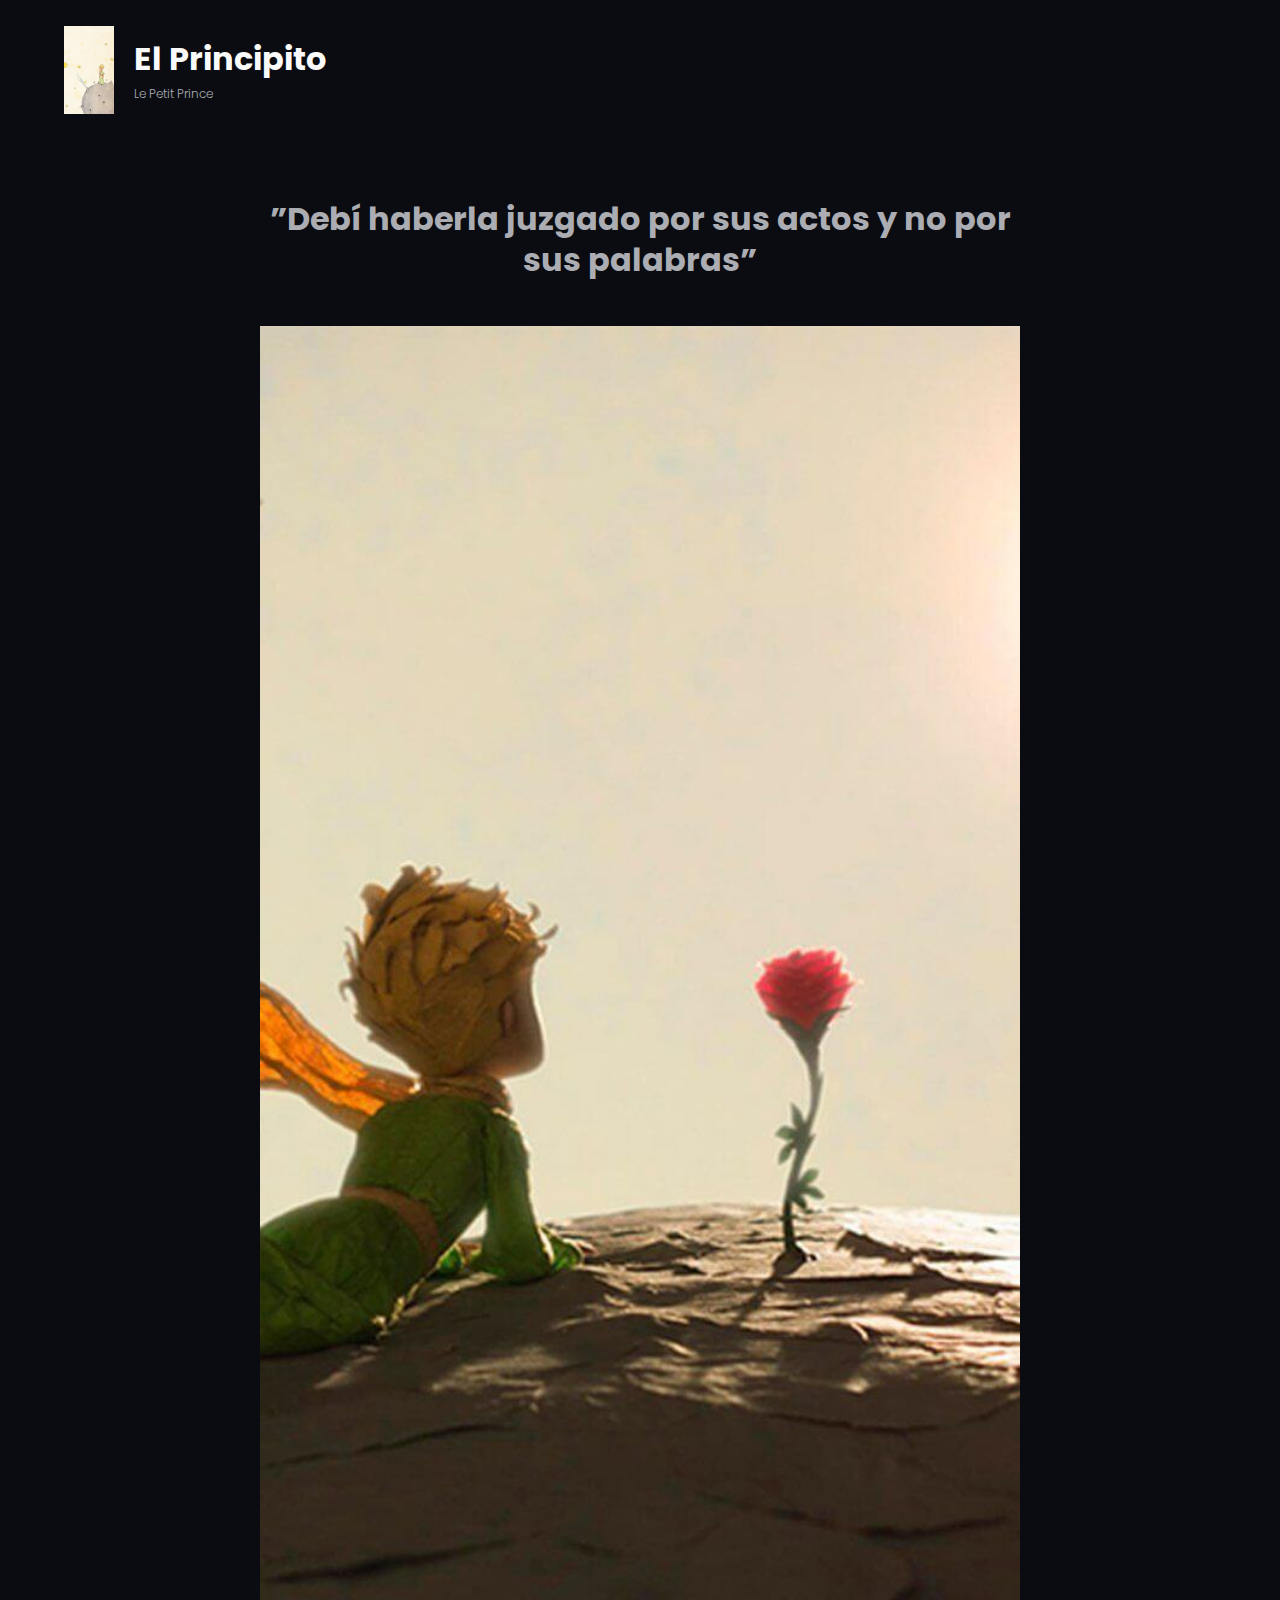
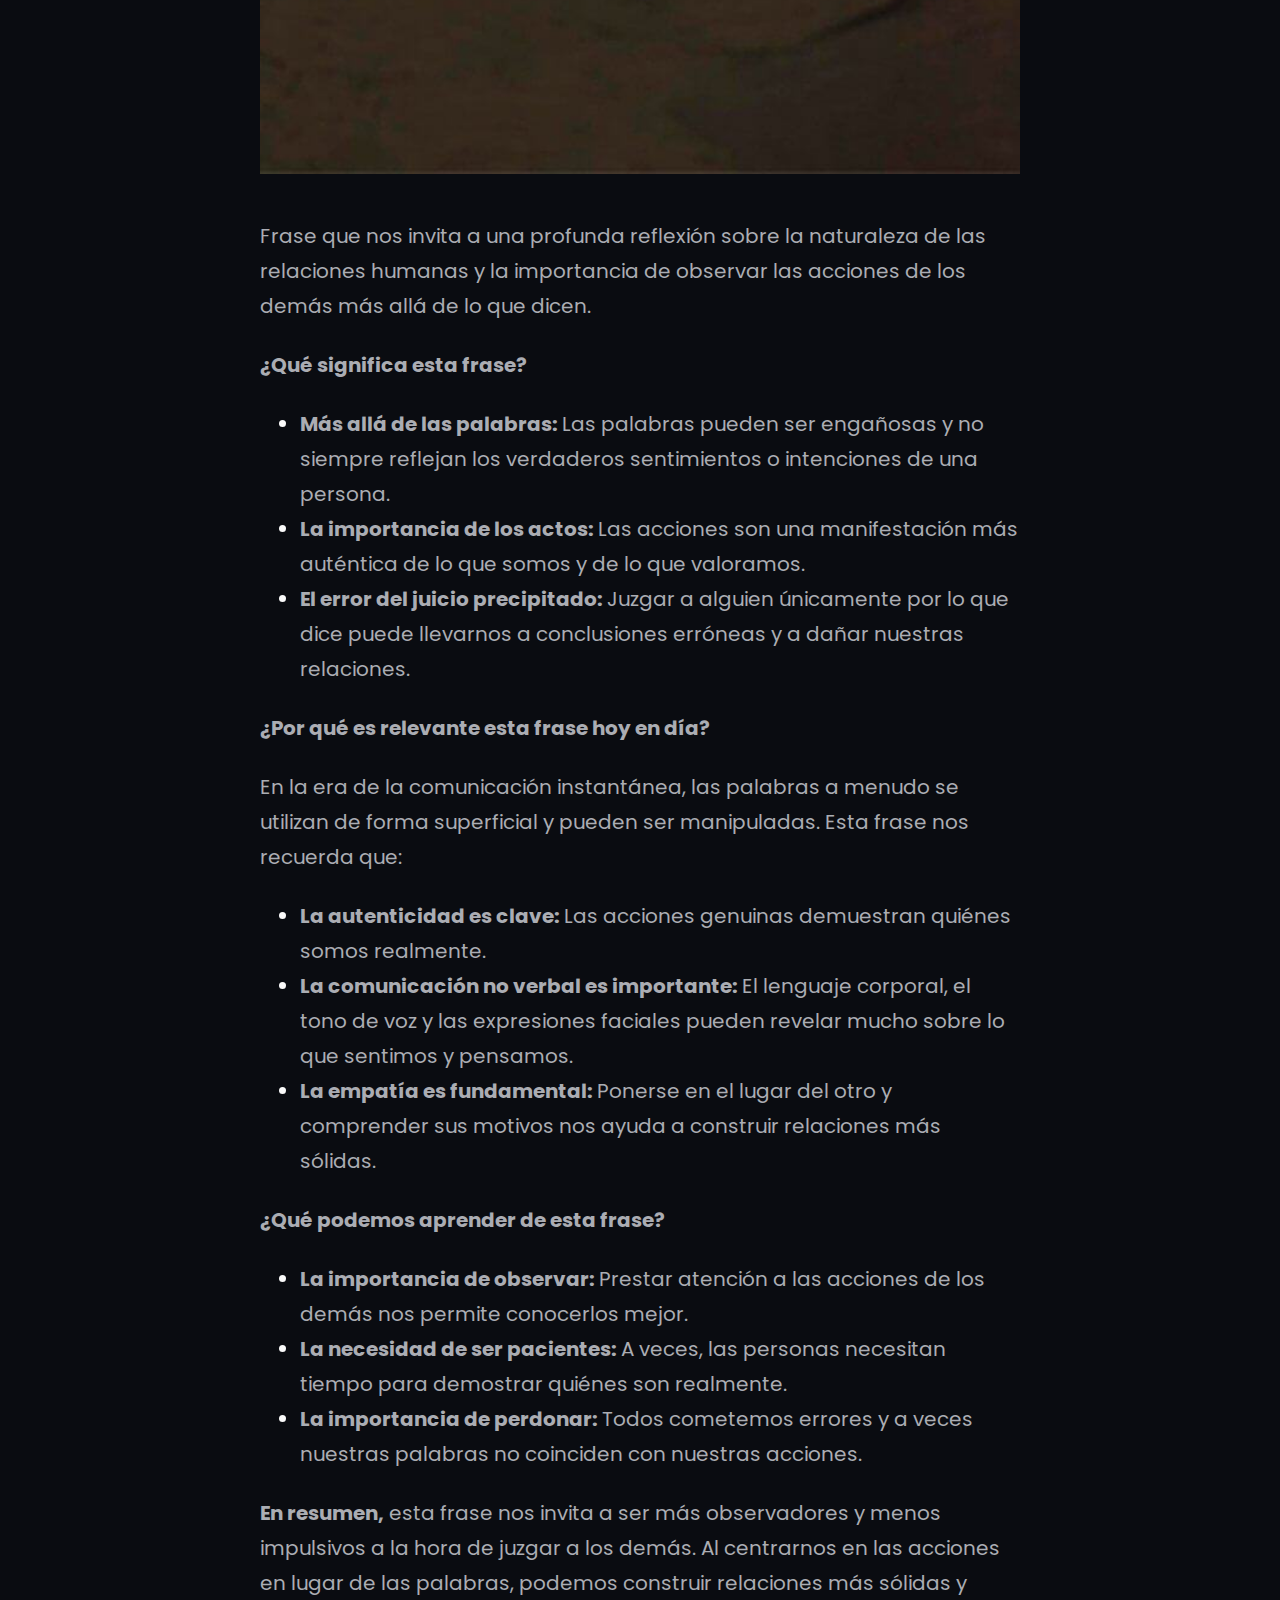
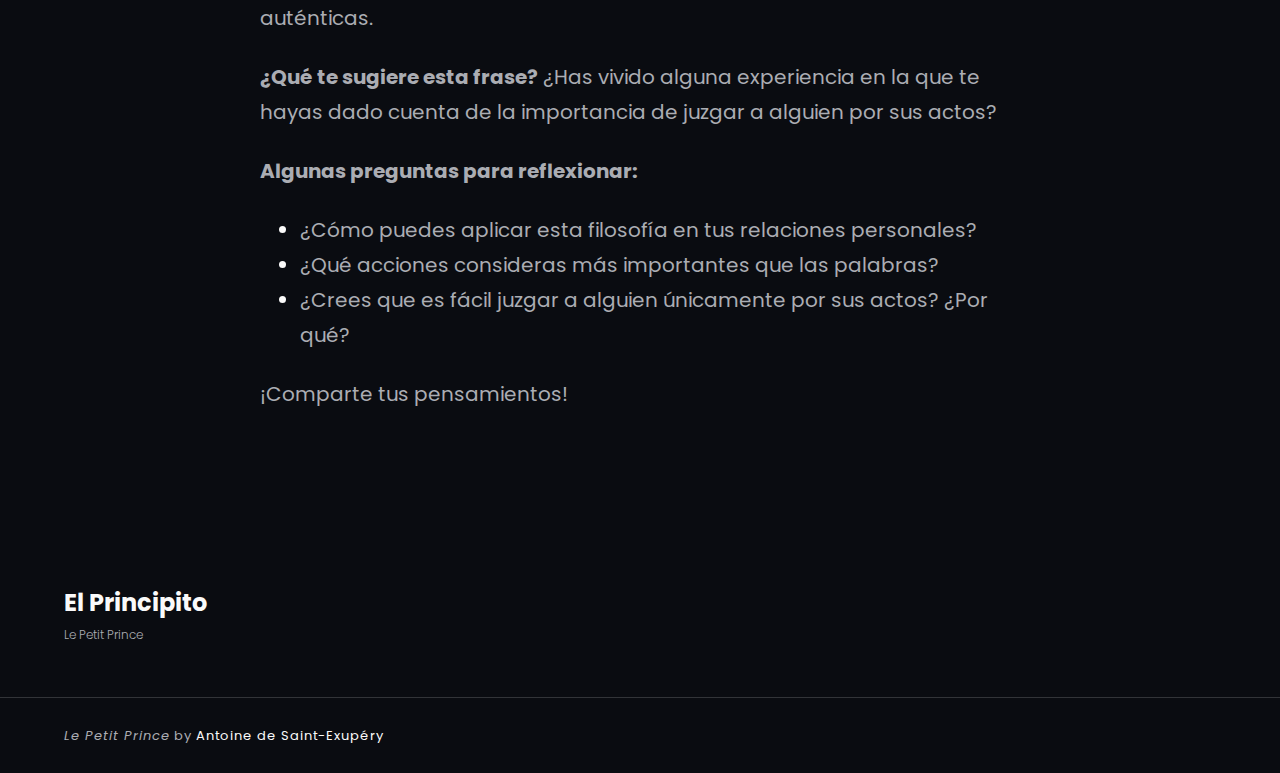
<file: debi-haberla-juzgado-por-sus-actos-y-no-por-sus-palabras/index.html>
<!DOCTYPE html>
<html lang="es">
<head>
	<meta charset="UTF-8">
	<meta name="viewport" content="width=device-width, initial-scale=1">
<meta name="robots" content="max-image-preview:large">
<title>”Debí haberla juzgado por sus actos y no por sus palabras” &#8211; El Principito</title>
<link rel="dns-prefetch" href="https://galgorium.github.io/ElPrincipito">
<link rel="alternate" type="application/rss+xml" title="El Principito &raquo; Feed" href="https://galgorium.github.io/ElPrincipito/feed/">
<link rel="alternate" type="application/rss+xml" title="El Principito &raquo; Feed de los comentarios" href="https://galgorium.github.io/ElPrincipito/comments/feed/">
<link rel="alternate" type="application/rss+xml" title="El Principito &raquo; Comentario ”Debí haberla juzgado por sus actos y no por sus palabras” del feed" href="https://galgorium.github.io/ElPrincipito/debi-haberla-juzgado-por-sus-actos-y-no-por-sus-palabras/feed/">
<script>
window._wpemojiSettings = {"baseUrl":"https:\/\/s.w.org\/images\/core\/emoji\/15.0.3\/72x72\/","ext":".png","svgUrl":"https:\/\/s.w.org\/images\/core\/emoji\/15.0.3\/svg\/","svgExt":".svg","source":{"concatemoji":"https:\/\/galgorium.github.io\/ElPrincipito\/wp-includes\/js\/wp-emoji-release.min.js?ver=6.6.2"}};
/*! This file is auto-generated */
!function(i,n){var o,s,e;function c(e){try{var t={supportTests:e,timestamp:(new Date).valueOf()};sessionStorage.setItem(o,JSON.stringify(t))}catch(e){}}function p(e,t,n){e.clearRect(0,0,e.canvas.width,e.canvas.height),e.fillText(t,0,0);var t=new Uint32Array(e.getImageData(0,0,e.canvas.width,e.canvas.height).data),r=(e.clearRect(0,0,e.canvas.width,e.canvas.height),e.fillText(n,0,0),new Uint32Array(e.getImageData(0,0,e.canvas.width,e.canvas.height).data));return t.every(function(e,t){return e===r[t]})}function u(e,t,n){switch(t){case"flag":return n(e,"🏳️‍⚧️","🏳️​⚧️")?!1:!n(e,"🇺🇳","🇺​🇳")&&!n(e,"🏴󠁧󠁢󠁥󠁮󠁧󠁿","🏴​󠁧​󠁢​󠁥​󠁮​󠁧​󠁿");case"emoji":return!n(e,"🐦‍⬛","🐦​⬛")}return!1}function f(e,t,n){var r="undefined"!=typeof WorkerGlobalScope&&self instanceof WorkerGlobalScope?new OffscreenCanvas(300,150):i.createElement("canvas"),a=r.getContext("2d",{willReadFrequently:!0}),o=(a.textBaseline="top",a.font="600 32px Arial",{});return e.forEach(function(e){o[e]=t(a,e,n)}),o}function t(e){var t=i.createElement("script");t.src=e,t.defer=!0,i.head.appendChild(t)}"undefined"!=typeof Promise&&(o="wpEmojiSettingsSupports",s=["flag","emoji"],n.supports={everything:!0,everythingExceptFlag:!0},e=new Promise(function(e){i.addEventListener("DOMContentLoaded",e,{once:!0})}),new Promise(function(t){var n=function(){try{var e=JSON.parse(sessionStorage.getItem(o));if("object"==typeof e&&"number"==typeof e.timestamp&&(new Date).valueOf()<e.timestamp+604800&&"object"==typeof e.supportTests)return e.supportTests}catch(e){}return null}();if(!n){if("undefined"!=typeof Worker&&"undefined"!=typeof OffscreenCanvas&&"undefined"!=typeof URL&&URL.createObjectURL&&"undefined"!=typeof Blob)try{var e="postMessage("+f.toString()+"("+[JSON.stringify(s),u.toString(),p.toString()].join(",")+"));",r=new Blob([e],{type:"text/javascript"}),a=new Worker(URL.createObjectURL(r),{name:"wpTestEmojiSupports"});return void(a.onmessage=function(e){c(n=e.data),a.terminate(),t(n)})}catch(e){}c(n=f(s,u,p))}t(n)}).then(function(e){for(var t in e)n.supports[t]=e[t],n.supports.everything=n.supports.everything&&n.supports[t],"flag"!==t&&(n.supports.everythingExceptFlag=n.supports.everythingExceptFlag&&n.supports[t]);n.supports.everythingExceptFlag=n.supports.everythingExceptFlag&&!n.supports.flag,n.DOMReady=!1,n.readyCallback=function(){n.DOMReady=!0}}).then(function(){return e}).then(function(){var e;n.supports.everything||(n.readyCallback(),(e=n.source||{}).concatemoji?t(e.concatemoji):e.wpemoji&&e.twemoji&&(t(e.twemoji),t(e.wpemoji)))}))}((window,document),window._wpemojiSettings);
</script>
<style id="wp-block-site-logo-inline-css">.wp-block-site-logo{box-sizing:border-box;line-height:0}.wp-block-site-logo a{display:inline-block;line-height:0}.wp-block-site-logo.is-default-size img{height:auto;width:120px}.wp-block-site-logo img{height:auto;max-width:100%}.wp-block-site-logo a,.wp-block-site-logo img{border-radius:inherit}.wp-block-site-logo.aligncenter{margin-left:auto;margin-right:auto;text-align:center}:root :where(.wp-block-site-logo.is-style-rounded){border-radius:9999px}</style>
<style id="wp-block-site-title-inline-css">:root :where(.wp-block-site-title a){color:inherit}</style>
<style id="wp-block-group-inline-css">.wp-block-group{box-sizing:border-box}:where(.wp-block-group.wp-block-group-is-layout-constrained){position:relative}</style>
<style id="wp-block-group-theme-inline-css">:where(.wp-block-group.has-background){padding:1.25em 2.375em}</style>
<style id="wp-block-template-part-theme-inline-css">:root :where(.wp-block-template-part.has-background){margin-bottom:0;margin-top:0;padding:1.25em 2.375em}</style>
<style id="wp-block-post-title-inline-css">.wp-block-post-title{box-sizing:border-box;word-break:break-word}.wp-block-post-title a{display:inline-block}</style>
<style id="wp-block-post-featured-image-inline-css">.wp-block-post-featured-image{margin-left:0;margin-right:0}.wp-block-post-featured-image a{display:block;height:100%}.wp-block-post-featured-image :where(img){box-sizing:border-box;height:auto;max-width:100%;vertical-align:bottom;width:100%}.wp-block-post-featured-image.alignfull img,.wp-block-post-featured-image.alignwide img{width:100%}.wp-block-post-featured-image .wp-block-post-featured-image__overlay.has-background-dim{background-color:#000;inset:0;position:absolute}.wp-block-post-featured-image{position:relative}.wp-block-post-featured-image .wp-block-post-featured-image__overlay.has-background-gradient{background-color:initial}.wp-block-post-featured-image .wp-block-post-featured-image__overlay.has-background-dim-0{opacity:0}.wp-block-post-featured-image .wp-block-post-featured-image__overlay.has-background-dim-10{opacity:.1}.wp-block-post-featured-image .wp-block-post-featured-image__overlay.has-background-dim-20{opacity:.2}.wp-block-post-featured-image .wp-block-post-featured-image__overlay.has-background-dim-30{opacity:.3}.wp-block-post-featured-image .wp-block-post-featured-image__overlay.has-background-dim-40{opacity:.4}.wp-block-post-featured-image .wp-block-post-featured-image__overlay.has-background-dim-50{opacity:.5}.wp-block-post-featured-image .wp-block-post-featured-image__overlay.has-background-dim-60{opacity:.6}.wp-block-post-featured-image .wp-block-post-featured-image__overlay.has-background-dim-70{opacity:.7}.wp-block-post-featured-image .wp-block-post-featured-image__overlay.has-background-dim-80{opacity:.8}.wp-block-post-featured-image .wp-block-post-featured-image__overlay.has-background-dim-90{opacity:.9}.wp-block-post-featured-image .wp-block-post-featured-image__overlay.has-background-dim-100{opacity:1}.wp-block-post-featured-image:where(.alignleft,.alignright){width:100%}</style>
<style id="wp-block-paragraph-inline-css">.is-small-text{font-size:.875em}.is-regular-text{font-size:1em}.is-large-text{font-size:2.25em}.is-larger-text{font-size:3em}.has-drop-cap:not(:focus):first-letter{float:left;font-size:8.4em;font-style:normal;font-weight:100;line-height:.68;margin:.05em .1em 0 0;text-transform:uppercase}body.rtl .has-drop-cap:not(:focus):first-letter{float:none;margin-left:.1em}p.has-drop-cap.has-background{overflow:hidden}:root :where(p.has-background){padding:1.25em 2.375em}:where(p.has-text-color:not(.has-link-color)) a{color:inherit}p.has-text-align-left[style*="writing-mode:vertical-lr"],p.has-text-align-right[style*="writing-mode:vertical-rl"]{rotate:180deg}</style>
<style id="wp-block-list-inline-css">ol,ul{box-sizing:border-box}:root :where(ul.has-background,ol.has-background){padding:1.25em 2.375em}</style>
<style id="wp-block-spacer-inline-css">.wp-block-spacer{clear:both}</style>
<style id="wp-block-columns-inline-css">.wp-block-columns{align-items:normal!important;box-sizing:border-box;display:flex;flex-wrap:wrap!important}@media (min-width:782px){.wp-block-columns{flex-wrap:nowrap!important}}.wp-block-columns.are-vertically-aligned-top{align-items:flex-start}.wp-block-columns.are-vertically-aligned-center{align-items:center}.wp-block-columns.are-vertically-aligned-bottom{align-items:flex-end}@media (max-width:781px){.wp-block-columns:not(.is-not-stacked-on-mobile)>.wp-block-column{flex-basis:100%!important}}@media (min-width:782px){.wp-block-columns:not(.is-not-stacked-on-mobile)>.wp-block-column{flex-basis:0;flex-grow:1}.wp-block-columns:not(.is-not-stacked-on-mobile)>.wp-block-column[style*=flex-basis]{flex-grow:0}}.wp-block-columns.is-not-stacked-on-mobile{flex-wrap:nowrap!important}.wp-block-columns.is-not-stacked-on-mobile>.wp-block-column{flex-basis:0;flex-grow:1}.wp-block-columns.is-not-stacked-on-mobile>.wp-block-column[style*=flex-basis]{flex-grow:0}:where(.wp-block-columns){margin-bottom:1.75em}:where(.wp-block-columns.has-background){padding:1.25em 2.375em}.wp-block-column{flex-grow:1;min-width:0;overflow-wrap:break-word;word-break:break-word}.wp-block-column.is-vertically-aligned-top{align-self:flex-start}.wp-block-column.is-vertically-aligned-center{align-self:center}.wp-block-column.is-vertically-aligned-bottom{align-self:flex-end}.wp-block-column.is-vertically-aligned-stretch{align-self:stretch}.wp-block-column.is-vertically-aligned-bottom,.wp-block-column.is-vertically-aligned-center,.wp-block-column.is-vertically-aligned-top{width:100%}</style>
<style id="wp-emoji-styles-inline-css">img.wp-smiley, img.emoji {
		display: inline !important;
		border: none !important;
		box-shadow: none !important;
		height: 1em !important;
		width: 1em !important;
		margin: 0 0.07em !important;
		vertical-align: -0.1em !important;
		background: none !important;
		padding: 0 !important;
	}</style>
<style id="wp-block-library-inline-css">:root{--wp-admin-theme-color:#007cba;--wp-admin-theme-color--rgb:0,124,186;--wp-admin-theme-color-darker-10:#006ba1;--wp-admin-theme-color-darker-10--rgb:0,107,161;--wp-admin-theme-color-darker-20:#005a87;--wp-admin-theme-color-darker-20--rgb:0,90,135;--wp-admin-border-width-focus:2px;--wp-block-synced-color:#7a00df;--wp-block-synced-color--rgb:122,0,223;--wp-bound-block-color:var(--wp-block-synced-color)}@media (min-resolution:192dpi){:root{--wp-admin-border-width-focus:1.5px}}.wp-element-button{cursor:pointer}:root{--wp--preset--font-size--normal:16px;--wp--preset--font-size--huge:42px}:root .has-very-light-gray-background-color{background-color:#eee}:root .has-very-dark-gray-background-color{background-color:#313131}:root .has-very-light-gray-color{color:#eee}:root .has-very-dark-gray-color{color:#313131}:root .has-vivid-green-cyan-to-vivid-cyan-blue-gradient-background{background:linear-gradient(135deg,#00d084,#0693e3)}:root .has-purple-crush-gradient-background{background:linear-gradient(135deg,#34e2e4,#4721fb 50%,#ab1dfe)}:root .has-hazy-dawn-gradient-background{background:linear-gradient(135deg,#faaca8,#dad0ec)}:root .has-subdued-olive-gradient-background{background:linear-gradient(135deg,#fafae1,#67a671)}:root .has-atomic-cream-gradient-background{background:linear-gradient(135deg,#fdd79a,#004a59)}:root .has-nightshade-gradient-background{background:linear-gradient(135deg,#330968,#31cdcf)}:root .has-midnight-gradient-background{background:linear-gradient(135deg,#020381,#2874fc)}.has-regular-font-size{font-size:1em}.has-larger-font-size{font-size:2.625em}.has-normal-font-size{font-size:var(--wp--preset--font-size--normal)}.has-huge-font-size{font-size:var(--wp--preset--font-size--huge)}.has-text-align-center{text-align:center}.has-text-align-left{text-align:left}.has-text-align-right{text-align:right}#end-resizable-editor-section{display:none}.aligncenter{clear:both}.items-justified-left{justify-content:flex-start}.items-justified-center{justify-content:center}.items-justified-right{justify-content:flex-end}.items-justified-space-between{justify-content:space-between}.screen-reader-text{border:0;clip:rect(1px,1px,1px,1px);clip-path:inset(50%);height:1px;margin:-1px;overflow:hidden;padding:0;position:absolute;width:1px;word-wrap:normal!important}.screen-reader-text:focus{background-color:#ddd;clip:auto!important;clip-path:none;color:#444;display:block;font-size:1em;height:auto;left:5px;line-height:normal;padding:15px 23px 14px;text-decoration:none;top:5px;width:auto;z-index:100000}html :where(.has-border-color){border-style:solid}html :where([style*=border-top-color]){border-top-style:solid}html :where([style*=border-right-color]){border-right-style:solid}html :where([style*=border-bottom-color]){border-bottom-style:solid}html :where([style*=border-left-color]){border-left-style:solid}html :where([style*=border-width]){border-style:solid}html :where([style*=border-top-width]){border-top-style:solid}html :where([style*=border-right-width]){border-right-style:solid}html :where([style*=border-bottom-width]){border-bottom-style:solid}html :where([style*=border-left-width]){border-left-style:solid}html :where(img[class*=wp-image-]){height:auto;max-width:100%}:where(figure){margin:0 0 1em}html :where(.is-position-sticky){--wp-admin--admin-bar--position-offset:var(--wp-admin--admin-bar--height,0px)}@media screen and (max-width:600px){html :where(.is-position-sticky){--wp-admin--admin-bar--position-offset:0px}}</style>
<style id="global-styles-inline-css">:root{--wp--preset--aspect-ratio--square: 1;--wp--preset--aspect-ratio--4-3: 4/3;--wp--preset--aspect-ratio--3-4: 3/4;--wp--preset--aspect-ratio--3-2: 3/2;--wp--preset--aspect-ratio--2-3: 2/3;--wp--preset--aspect-ratio--16-9: 16/9;--wp--preset--aspect-ratio--9-16: 9/16;--wp--preset--color--black: #000000;--wp--preset--color--cyan-bluish-gray: #abb8c3;--wp--preset--color--white: #ffffff;--wp--preset--color--pale-pink: #f78da7;--wp--preset--color--vivid-red: #cf2e2e;--wp--preset--color--luminous-vivid-orange: #ff6900;--wp--preset--color--luminous-vivid-amber: #fcb900;--wp--preset--color--light-green-cyan: #7bdcb5;--wp--preset--color--vivid-green-cyan: #00d084;--wp--preset--color--pale-cyan-blue: #8ed1fc;--wp--preset--color--vivid-cyan-blue: #0693e3;--wp--preset--color--vivid-purple: #9b51e0;--wp--preset--color--background: #0A0C11;--wp--preset--color--foreground: #ffffff;--wp--preset--color--primary: #2292b1;--wp--preset--color--secondary: #222222;--wp--preset--color--tertiary: #0a0a0a;--wp--preset--color--text-link: #fafafa;--wp--preset--color--body-text: #abadb3;--wp--preset--color--meta: #666666;--wp--preset--color--border-color: #323438;--wp--preset--color--color-light: #fbfbfb;--wp--preset--color--color-dark: #000000;--wp--preset--color--footer-text: #999999;--wp--preset--color--footer-border-dark: #313131;--wp--preset--color--gray: #cccccc;--wp--preset--color--patrick-blue: #1b3385;--wp--preset--color--blue-green: #25c5c9;--wp--preset--gradient--vivid-cyan-blue-to-vivid-purple: linear-gradient(135deg,rgba(6,147,227,1) 0%,rgb(155,81,224) 100%);--wp--preset--gradient--light-green-cyan-to-vivid-green-cyan: linear-gradient(135deg,rgb(122,220,180) 0%,rgb(0,208,130) 100%);--wp--preset--gradient--luminous-vivid-amber-to-luminous-vivid-orange: linear-gradient(135deg,rgba(252,185,0,1) 0%,rgba(255,105,0,1) 100%);--wp--preset--gradient--luminous-vivid-orange-to-vivid-red: linear-gradient(135deg,rgba(255,105,0,1) 0%,rgb(207,46,46) 100%);--wp--preset--gradient--very-light-gray-to-cyan-bluish-gray: linear-gradient(135deg,rgb(238,238,238) 0%,rgb(169,184,195) 100%);--wp--preset--gradient--cool-to-warm-spectrum: linear-gradient(135deg,rgb(74,234,220) 0%,rgb(151,120,209) 20%,rgb(207,42,186) 40%,rgb(238,44,130) 60%,rgb(251,105,98) 80%,rgb(254,248,76) 100%);--wp--preset--gradient--blush-light-purple: linear-gradient(135deg,rgb(255,206,236) 0%,rgb(152,150,240) 100%);--wp--preset--gradient--blush-bordeaux: linear-gradient(135deg,rgb(254,205,165) 0%,rgb(254,45,45) 50%,rgb(107,0,62) 100%);--wp--preset--gradient--luminous-dusk: linear-gradient(135deg,rgb(255,203,112) 0%,rgb(199,81,192) 50%,rgb(65,88,208) 100%);--wp--preset--gradient--pale-ocean: linear-gradient(135deg,rgb(255,245,203) 0%,rgb(182,227,212) 50%,rgb(51,167,181) 100%);--wp--preset--gradient--electric-grass: linear-gradient(135deg,rgb(202,248,128) 0%,rgb(113,206,126) 100%);--wp--preset--gradient--midnight: linear-gradient(135deg,rgb(2,3,129) 0%,rgb(40,116,252) 100%);--wp--preset--gradient--horizontal-patrick-blue-to-blue-green: linear-gradient(to right,var(--wp--preset--color--patrick-blue) 0%,var(--wp--preset--color--blue-green) 100%);--wp--preset--font-size--small: 15px;--wp--preset--font-size--medium: 16px;--wp--preset--font-size--large: clamp(24px,4.2vw,32px);--wp--preset--font-size--x-large: 42px;--wp--preset--font-size--tiny: 13px;--wp--preset--font-size--extra-small: 14px;--wp--preset--font-size--upper-heading: 18px;--wp--preset--font-size--normal: clamp(18px,1.6vw,20px);--wp--preset--font-size--content-heading: clamp(22px,3vw,24px);--wp--preset--font-size--extra-large: clamp(28px,6vw,36px);--wp--preset--font-size--product-heading: clamp(32px,4.8vw,42px);--wp--preset--font-size--huge: clamp(42px,5.2vw,80px);--wp--preset--font-size--colossal: clamp(46px,5.2vw,110px);--wp--preset--font-family--poppins: "Poppins", serif;--wp--preset--spacing--20: 0.44rem;--wp--preset--spacing--30: 0.67rem;--wp--preset--spacing--40: 1rem;--wp--preset--spacing--50: 1.5rem;--wp--preset--spacing--60: 2.25rem;--wp--preset--spacing--70: 3.38rem;--wp--preset--spacing--80: 5.06rem;--wp--preset--shadow--natural: 6px 6px 9px rgba(0, 0, 0, 0.2);--wp--preset--shadow--deep: 12px 12px 50px rgba(0, 0, 0, 0.4);--wp--preset--shadow--sharp: 6px 6px 0px rgba(0, 0, 0, 0.2);--wp--preset--shadow--outlined: 6px 6px 0px -3px rgba(255, 255, 255, 1), 6px 6px rgba(0, 0, 0, 1);--wp--preset--shadow--crisp: 6px 6px 0px rgba(0, 0, 0, 1);--wp--custom--spacing--tiny: clamp(21px, 2vw, 28px);--wp--custom--spacing--extra-small: clamp(28px, 3.5vw, 35px);--wp--custom--spacing--wp-comment-horizontal: clamp(30px, 3.7vw, 70px);--wp--custom--spacing--wp-comment-vertical: clamp(30px, 3.5vw, 49px);--wp--custom--spacing--wp-block-sidebar: clamp(7px,3.5vw,60px);--wp--custom--spacing--wp-block-sidebar-widget: clamp(35px, 3.5vw, 49px);--wp--custom--spacing--wp-block-page-numbers: clamp(49px, 3.3vw, 63px);--wp--custom--spacing--wp-footer-vertical: clamp(30px, 4vw, 70px);--wp--custom--spacing--normal: clamp(30px, 3.5vw, 40px);--wp--custom--spacing--small: max(1.75rem, 5vw);--wp--custom--spacing--medium: clamp(2rem, 8vw, calc(4 * var(--wp--style--block-gap)));--wp--custom--spacing--large: clamp(3.5rem, 10vw, 5.0625rem);--wp--custom--spacing--outer: var(--wp--custom--spacing--small, 1.25rem);--wp--custom--spacing--section-block-top: clamp(42px, 7.5vw, 140px);--wp--custom--spacing--section-block-bottom: clamp(12px, 5.5vw, 70px);--wp--custom--spacing--section-pricing-content: clamp(21px, 5.5vw, 42px);--wp--custom--spacing--main-block-gap: clamp(42px, 4.5vw, 70px);--wp--custom--spacing--testimonial-inner-gap: clamp(35px, 3.5vw, 42px);--wp--custom--spacing--group-heading-bottom-gap: clamp(35px, 3.5vw, 56px);--wp--custom--typography--font-size--heading-one: clamp(36px,3.5vw,58px);--wp--custom--typography--font-size--heading-two: clamp(32px,2.6vw,49px);--wp--custom--typography--font-size--heading-three: clamp(28px,1.9vw,36px);--wp--custom--typography--font-size--heading-four: clamp(24px,2vw,28px);--wp--custom--typography--font-size--heading-five: clamp(22px,1.3vw,24px);--wp--custom--typography--font-size--heading-six: 18px;--wp--custom--typography--font-size--huge-post-title: clamp(38px,4vw,70px);--wp--custom--typography--line-height--heading-one: 1.38;--wp--custom--typography--line-height--heading-two: 1.43;--wp--custom--typography--line-height--heading-three: 1.31;--wp--custom--typography--line-height--heading-four: 1.5;--wp--custom--typography--line-height--heading-five: 1.458333333333333;--wp--custom--typography--line-height--heading-six: 1.56;--wp--custom--typography--line-height--paragraph: 1.75;--wp--custom--typography--line-height--post-title: 1.38;--wp--custom--typography--line-height--extra-small: 21px;--wp--custom--typography--line-height--small: 28px;--wp--custom--typography--line-height--normal: normal;--wp--custom--typography--font-weight--light: 300;--wp--custom--typography--font-weight--regular: 400;--wp--custom--typography--font-weight--medium: 500;--wp--custom--typography--font-weight--bold: 700;--wp--custom--typography--font-weight--black: 900;}:root { --wp--style--global--content-size: 760px;--wp--style--global--wide-size: 1400px; }:where(body) { margin: 0; }.wp-site-blocks > .alignleft { float: left; margin-right: 2em; }.wp-site-blocks > .alignright { float: right; margin-left: 2em; }.wp-site-blocks > .aligncenter { justify-content: center; margin-left: auto; margin-right: auto; }:where(.wp-site-blocks) > * { margin-block-start: 1.5rem; margin-block-end: 0; }:where(.wp-site-blocks) > :first-child { margin-block-start: 0; }:where(.wp-site-blocks) > :last-child { margin-block-end: 0; }:root { --wp--style--block-gap: 1.5rem; }:root :where(.is-layout-flow) > :first-child{margin-block-start: 0;}:root :where(.is-layout-flow) > :last-child{margin-block-end: 0;}:root :where(.is-layout-flow) > *{margin-block-start: 1.5rem;margin-block-end: 0;}:root :where(.is-layout-constrained) > :first-child{margin-block-start: 0;}:root :where(.is-layout-constrained) > :last-child{margin-block-end: 0;}:root :where(.is-layout-constrained) > *{margin-block-start: 1.5rem;margin-block-end: 0;}:root :where(.is-layout-flex){gap: 1.5rem;}:root :where(.is-layout-grid){gap: 1.5rem;}.is-layout-flow > .alignleft{float: left;margin-inline-start: 0;margin-inline-end: 2em;}.is-layout-flow > .alignright{float: right;margin-inline-start: 2em;margin-inline-end: 0;}.is-layout-flow > .aligncenter{margin-left: auto !important;margin-right: auto !important;}.is-layout-constrained > .alignleft{float: left;margin-inline-start: 0;margin-inline-end: 2em;}.is-layout-constrained > .alignright{float: right;margin-inline-start: 2em;margin-inline-end: 0;}.is-layout-constrained > .aligncenter{margin-left: auto !important;margin-right: auto !important;}.is-layout-constrained > :where(:not(.alignleft):not(.alignright):not(.alignfull)){max-width: var(--wp--style--global--content-size);margin-left: auto !important;margin-right: auto !important;}.is-layout-constrained > .alignwide{max-width: var(--wp--style--global--wide-size);}body .is-layout-flex{display: flex;}.is-layout-flex{flex-wrap: wrap;align-items: center;}.is-layout-flex > :is(*, div){margin: 0;}body .is-layout-grid{display: grid;}.is-layout-grid > :is(*, div){margin: 0;}body{background-color: var(--wp--preset--color--background);color: var(--wp--preset--color--body-text);font-family: var(--wp--preset--font-family--poppins);font-size: var(--wp--preset--font-size--normal);font-weight: 400;line-height: var(--wp--custom--typography--line-height--paragraph);padding-top: 0px;padding-right: 0px;padding-bottom: 0px;padding-left: 0px;}a:where(:not(.wp-element-button)){color: var(--wp--preset--color--text-link);text-decoration: underline;}h1{font-size: var(--wp--custom--typography--font-size--heading-one);line-height: var(--wp--custom--typography--line-height--heading-one);}h2{font-size: var(--wp--custom--typography--font-size--heading-two);line-height: var(--wp--custom--typography--line-height--heading-two);}h3{font-size: var(--wp--custom--typography--font-size--heading-three);line-height: var(--wp--custom--typography--line-height--heading-three);}h4{font-size: var(--wp--custom--typography--font-size--heading-four);line-height: var(--wp--custom--typography--line-height--heading-four);}h5{font-size: var(--wp--custom--typography--font-size--heading-five);line-height: var(--wp--custom--typography--line-height--heading-five);}h6{font-size: var(--wp--custom--typography--font-size--heading-six);line-height: var(--wp--custom--typography--line-height--heading-six);}:root :where(.wp-element-button, .wp-block-button__link){background-color: #32373c;border-width: 0;color: #fff;font-family: inherit;font-size: inherit;line-height: inherit;padding: calc(0.667em + 2px) calc(1.333em + 2px);text-decoration: none;}.has-black-color{color: var(--wp--preset--color--black) !important;}.has-cyan-bluish-gray-color{color: var(--wp--preset--color--cyan-bluish-gray) !important;}.has-white-color{color: var(--wp--preset--color--white) !important;}.has-pale-pink-color{color: var(--wp--preset--color--pale-pink) !important;}.has-vivid-red-color{color: var(--wp--preset--color--vivid-red) !important;}.has-luminous-vivid-orange-color{color: var(--wp--preset--color--luminous-vivid-orange) !important;}.has-luminous-vivid-amber-color{color: var(--wp--preset--color--luminous-vivid-amber) !important;}.has-light-green-cyan-color{color: var(--wp--preset--color--light-green-cyan) !important;}.has-vivid-green-cyan-color{color: var(--wp--preset--color--vivid-green-cyan) !important;}.has-pale-cyan-blue-color{color: var(--wp--preset--color--pale-cyan-blue) !important;}.has-vivid-cyan-blue-color{color: var(--wp--preset--color--vivid-cyan-blue) !important;}.has-vivid-purple-color{color: var(--wp--preset--color--vivid-purple) !important;}.has-background-color{color: var(--wp--preset--color--background) !important;}.has-foreground-color{color: var(--wp--preset--color--foreground) !important;}.has-primary-color{color: var(--wp--preset--color--primary) !important;}.has-secondary-color{color: var(--wp--preset--color--secondary) !important;}.has-tertiary-color{color: var(--wp--preset--color--tertiary) !important;}.has-text-link-color{color: var(--wp--preset--color--text-link) !important;}.has-body-text-color{color: var(--wp--preset--color--body-text) !important;}.has-meta-color{color: var(--wp--preset--color--meta) !important;}.has-border-color-color{color: var(--wp--preset--color--border-color) !important;}.has-color-light-color{color: var(--wp--preset--color--color-light) !important;}.has-color-dark-color{color: var(--wp--preset--color--color-dark) !important;}.has-footer-text-color{color: var(--wp--preset--color--footer-text) !important;}.has-footer-border-dark-color{color: var(--wp--preset--color--footer-border-dark) !important;}.has-gray-color{color: var(--wp--preset--color--gray) !important;}.has-patrick-blue-color{color: var(--wp--preset--color--patrick-blue) !important;}.has-blue-green-color{color: var(--wp--preset--color--blue-green) !important;}.has-black-background-color{background-color: var(--wp--preset--color--black) !important;}.has-cyan-bluish-gray-background-color{background-color: var(--wp--preset--color--cyan-bluish-gray) !important;}.has-white-background-color{background-color: var(--wp--preset--color--white) !important;}.has-pale-pink-background-color{background-color: var(--wp--preset--color--pale-pink) !important;}.has-vivid-red-background-color{background-color: var(--wp--preset--color--vivid-red) !important;}.has-luminous-vivid-orange-background-color{background-color: var(--wp--preset--color--luminous-vivid-orange) !important;}.has-luminous-vivid-amber-background-color{background-color: var(--wp--preset--color--luminous-vivid-amber) !important;}.has-light-green-cyan-background-color{background-color: var(--wp--preset--color--light-green-cyan) !important;}.has-vivid-green-cyan-background-color{background-color: var(--wp--preset--color--vivid-green-cyan) !important;}.has-pale-cyan-blue-background-color{background-color: var(--wp--preset--color--pale-cyan-blue) !important;}.has-vivid-cyan-blue-background-color{background-color: var(--wp--preset--color--vivid-cyan-blue) !important;}.has-vivid-purple-background-color{background-color: var(--wp--preset--color--vivid-purple) !important;}.has-background-background-color{background-color: var(--wp--preset--color--background) !important;}.has-foreground-background-color{background-color: var(--wp--preset--color--foreground) !important;}.has-primary-background-color{background-color: var(--wp--preset--color--primary) !important;}.has-secondary-background-color{background-color: var(--wp--preset--color--secondary) !important;}.has-tertiary-background-color{background-color: var(--wp--preset--color--tertiary) !important;}.has-text-link-background-color{background-color: var(--wp--preset--color--text-link) !important;}.has-body-text-background-color{background-color: var(--wp--preset--color--body-text) !important;}.has-meta-background-color{background-color: var(--wp--preset--color--meta) !important;}.has-border-color-background-color{background-color: var(--wp--preset--color--border-color) !important;}.has-color-light-background-color{background-color: var(--wp--preset--color--color-light) !important;}.has-color-dark-background-color{background-color: var(--wp--preset--color--color-dark) !important;}.has-footer-text-background-color{background-color: var(--wp--preset--color--footer-text) !important;}.has-footer-border-dark-background-color{background-color: var(--wp--preset--color--footer-border-dark) !important;}.has-gray-background-color{background-color: var(--wp--preset--color--gray) !important;}.has-patrick-blue-background-color{background-color: var(--wp--preset--color--patrick-blue) !important;}.has-blue-green-background-color{background-color: var(--wp--preset--color--blue-green) !important;}.has-black-border-color{border-color: var(--wp--preset--color--black) !important;}.has-cyan-bluish-gray-border-color{border-color: var(--wp--preset--color--cyan-bluish-gray) !important;}.has-white-border-color{border-color: var(--wp--preset--color--white) !important;}.has-pale-pink-border-color{border-color: var(--wp--preset--color--pale-pink) !important;}.has-vivid-red-border-color{border-color: var(--wp--preset--color--vivid-red) !important;}.has-luminous-vivid-orange-border-color{border-color: var(--wp--preset--color--luminous-vivid-orange) !important;}.has-luminous-vivid-amber-border-color{border-color: var(--wp--preset--color--luminous-vivid-amber) !important;}.has-light-green-cyan-border-color{border-color: var(--wp--preset--color--light-green-cyan) !important;}.has-vivid-green-cyan-border-color{border-color: var(--wp--preset--color--vivid-green-cyan) !important;}.has-pale-cyan-blue-border-color{border-color: var(--wp--preset--color--pale-cyan-blue) !important;}.has-vivid-cyan-blue-border-color{border-color: var(--wp--preset--color--vivid-cyan-blue) !important;}.has-vivid-purple-border-color{border-color: var(--wp--preset--color--vivid-purple) !important;}.has-background-border-color{border-color: var(--wp--preset--color--background) !important;}.has-foreground-border-color{border-color: var(--wp--preset--color--foreground) !important;}.has-primary-border-color{border-color: var(--wp--preset--color--primary) !important;}.has-secondary-border-color{border-color: var(--wp--preset--color--secondary) !important;}.has-tertiary-border-color{border-color: var(--wp--preset--color--tertiary) !important;}.has-text-link-border-color{border-color: var(--wp--preset--color--text-link) !important;}.has-body-text-border-color{border-color: var(--wp--preset--color--body-text) !important;}.has-meta-border-color{border-color: var(--wp--preset--color--meta) !important;}.has-border-color-border-color{border-color: var(--wp--preset--color--border-color) !important;}.has-color-light-border-color{border-color: var(--wp--preset--color--color-light) !important;}.has-color-dark-border-color{border-color: var(--wp--preset--color--color-dark) !important;}.has-footer-text-border-color{border-color: var(--wp--preset--color--footer-text) !important;}.has-footer-border-dark-border-color{border-color: var(--wp--preset--color--footer-border-dark) !important;}.has-gray-border-color{border-color: var(--wp--preset--color--gray) !important;}.has-patrick-blue-border-color{border-color: var(--wp--preset--color--patrick-blue) !important;}.has-blue-green-border-color{border-color: var(--wp--preset--color--blue-green) !important;}.has-vivid-cyan-blue-to-vivid-purple-gradient-background{background: var(--wp--preset--gradient--vivid-cyan-blue-to-vivid-purple) !important;}.has-light-green-cyan-to-vivid-green-cyan-gradient-background{background: var(--wp--preset--gradient--light-green-cyan-to-vivid-green-cyan) !important;}.has-luminous-vivid-amber-to-luminous-vivid-orange-gradient-background{background: var(--wp--preset--gradient--luminous-vivid-amber-to-luminous-vivid-orange) !important;}.has-luminous-vivid-orange-to-vivid-red-gradient-background{background: var(--wp--preset--gradient--luminous-vivid-orange-to-vivid-red) !important;}.has-very-light-gray-to-cyan-bluish-gray-gradient-background{background: var(--wp--preset--gradient--very-light-gray-to-cyan-bluish-gray) !important;}.has-cool-to-warm-spectrum-gradient-background{background: var(--wp--preset--gradient--cool-to-warm-spectrum) !important;}.has-blush-light-purple-gradient-background{background: var(--wp--preset--gradient--blush-light-purple) !important;}.has-blush-bordeaux-gradient-background{background: var(--wp--preset--gradient--blush-bordeaux) !important;}.has-luminous-dusk-gradient-background{background: var(--wp--preset--gradient--luminous-dusk) !important;}.has-pale-ocean-gradient-background{background: var(--wp--preset--gradient--pale-ocean) !important;}.has-electric-grass-gradient-background{background: var(--wp--preset--gradient--electric-grass) !important;}.has-midnight-gradient-background{background: var(--wp--preset--gradient--midnight) !important;}.has-horizontal-patrick-blue-to-blue-green-gradient-background{background: var(--wp--preset--gradient--horizontal-patrick-blue-to-blue-green) !important;}.has-small-font-size{font-size: var(--wp--preset--font-size--small) !important;}.has-medium-font-size{font-size: var(--wp--preset--font-size--medium) !important;}.has-large-font-size{font-size: var(--wp--preset--font-size--large) !important;}.has-x-large-font-size{font-size: var(--wp--preset--font-size--x-large) !important;}.has-tiny-font-size{font-size: var(--wp--preset--font-size--tiny) !important;}.has-extra-small-font-size{font-size: var(--wp--preset--font-size--extra-small) !important;}.has-upper-heading-font-size{font-size: var(--wp--preset--font-size--upper-heading) !important;}.has-normal-font-size{font-size: var(--wp--preset--font-size--normal) !important;}.has-content-heading-font-size{font-size: var(--wp--preset--font-size--content-heading) !important;}.has-extra-large-font-size{font-size: var(--wp--preset--font-size--extra-large) !important;}.has-product-heading-font-size{font-size: var(--wp--preset--font-size--product-heading) !important;}.has-huge-font-size{font-size: var(--wp--preset--font-size--huge) !important;}.has-colossal-font-size{font-size: var(--wp--preset--font-size--colossal) !important;}.has-poppins-font-family{font-family: var(--wp--preset--font-family--poppins) !important;}
:root :where(.wp-block-post-title){font-size: var(--wp--custom--typography--font-size--heading-four);font-weight: var(--wp--custom--typography--font-weight--bold);line-height: var(--wp--custom--typography--line-height--heading-four);}
:root :where(.wp-block-site-title){font-size: var(--wp--preset--font-size--large);font-weight: var(--wp--custom--typography--font-weight--bold);line-height: var(--wp--custom--typography--line-height--normal);}
:root :where(.wp-block-site-tagline){color: var(--wp--preset--color--body-text);font-size: 12px;font-weight: 300;margin-top: 0;}</style>
<style id="core-block-supports-inline-css">.wp-container-core-group-is-layout-2{gap:20px;}.wp-container-core-group-is-layout-3{justify-content:space-between;}.wp-container-core-group-is-layout-10 > *{margin-block-start:0;margin-block-end:0;}.wp-container-core-group-is-layout-10 > * + *{margin-block-start:0px;margin-block-end:0;}.wp-container-core-columns-is-layout-1{flex-wrap:nowrap;}.wp-container-core-group-is-layout-14{justify-content:space-between;}</style>
<style id="wp-block-template-skip-link-inline-css">.skip-link.screen-reader-text {
			border: 0;
			clip: rect(1px,1px,1px,1px);
			clip-path: inset(50%);
			height: 1px;
			margin: -1px;
			overflow: hidden;
			padding: 0;
			position: absolute !important;
			width: 1px;
			word-wrap: normal !important;
		}

		.skip-link.screen-reader-text:focus {
			background-color: #eee;
			clip: auto !important;
			clip-path: none;
			color: #444;
			display: block;
			font-size: 1em;
			height: auto;
			left: 5px;
			line-height: normal;
			padding: 15px 23px 14px;
			text-decoration: none;
			top: 5px;
			width: auto;
			z-index: 100000;
		}</style>
<link rel="stylesheet" id="bizboost-style-css" href="https://galgorium.github.io/ElPrincipito/wp-content/themes/bizboost/style.css?ver=1718298565" media="all">
<link rel="https://api.w.org/" href="https://galgorium.github.io/ElPrincipito/wp-json/">
<link rel="alternate" title="JSON" type="application/json" href="https://galgorium.github.io/ElPrincipito/wp-json/wp/v2/posts/74">
<link rel="EditURI" type="application/rsd+xml" title="RSD" href="https://galgorium.github.io/ElPrincipito/xmlrpc.php?rsd">
<meta name="generator" content="WordPress 6.6.2">
<link rel="canonical" href="https://galgorium.github.io/ElPrincipito/debi-haberla-juzgado-por-sus-actos-y-no-por-sus-palabras/">
<link rel="shortlink" href="https://galgorium.github.io/ElPrincipito/?p=74">
<link rel="alternate" title="oEmbed (JSON)" type="application/json+oembed" href="https://galgorium.github.io/ElPrincipito/wp-json/oembed/1.0/embed?url=http%3A%2F%2Fhttps%3A%2F%2Fgalgorium.github.io%2FElPrincipito%2Fdebi-haberla-juzgado-por-sus-actos-y-no-por-sus-palabras%2F">
<link rel="alternate" title="oEmbed (XML)" type="text/xml+oembed" href="https://galgorium.github.io/ElPrincipito/wp-json/oembed/1.0/embed?url=http%3A%2F%2Fhttps%3A%2F%2Fgalgorium.github.io%2FElPrincipito%2Fdebi-haberla-juzgado-por-sus-actos-y-no-por-sus-palabras%2F#038;format=xml">
<style id="wp-fonts-local">@font-face{font-family:Poppins;font-style:normal;font-weight:300;font-display:fallback;src:url('https://galgorium.github.io/ElPrincipito/wp-content/themes/bizboost/assets/fonts/poppins/Poppins-Light.woff2') format('woff2');font-stretch:normal;}
@font-face{font-family:Poppins;font-style:normal;font-weight:400;font-display:fallback;src:url('https://galgorium.github.io/ElPrincipito/wp-content/themes/bizboost/assets/fonts/poppins/Poppins-Regular.woff2') format('woff2');font-stretch:normal;}
@font-face{font-family:Poppins;font-style:italic;font-weight:400;font-display:fallback;src:url('https://galgorium.github.io/ElPrincipito/wp-content/themes/bizboost/assets/fonts/poppins/Poppins-Italic.woff2') format('woff2');font-stretch:normal;}
@font-face{font-family:Poppins;font-style:normal;font-weight:500;font-display:fallback;src:url('https://galgorium.github.io/ElPrincipito/wp-content/themes/bizboost/assets/fonts/poppins/Poppins-Medium.woff2') format('woff2');font-stretch:normal;}
@font-face{font-family:Poppins;font-style:normal;font-weight:600;font-display:fallback;src:url('https://galgorium.github.io/ElPrincipito/wp-content/themes/bizboost/assets/fonts/poppins/Poppins-SemiBold.woff2') format('woff2');font-stretch:normal;}
@font-face{font-family:Poppins;font-style:normal;font-weight:700;font-display:fallback;src:url('https://galgorium.github.io/ElPrincipito/wp-content/themes/bizboost/assets/fonts/poppins/Poppins-Bold.woff2') format('woff2');font-stretch:normal;}
@font-face{font-family:Poppins;font-style:normal;font-weight:800;font-display:fallback;src:url('https://galgorium.github.io/ElPrincipito/wp-content/themes/bizboost/assets/fonts/poppins/Poppins-ExtraBold.woff2') format('woff2');font-stretch:normal;}
@font-face{font-family:Poppins;font-style:normal;font-weight:900;font-display:fallback;src:url('https://galgorium.github.io/ElPrincipito/wp-content/themes/bizboost/assets/fonts/poppins/Poppins-Black.woff2') format('woff2');font-stretch:normal;}</style>
<link rel="icon" href="https://galgorium.github.io/ElPrincipito/wp-content/uploads/2024/06/Le-Petit-Prince-150x150.jpg" sizes="32x32">
<link rel="icon" href="https://galgorium.github.io/ElPrincipito/wp-content/uploads/2024/06/Le-Petit-Prince.jpg" sizes="192x192">
<link rel="apple-touch-icon" href="https://galgorium.github.io/ElPrincipito/wp-content/uploads/2024/06/Le-Petit-Prince.jpg">
<meta name="msapplication-TileImage" content="https://galgorium.github.io/ElPrincipito/wp-content/uploads/2024/06/Le-Petit-Prince.jpg">
</head>

<body class="post-template-default single single-post postid-74 single-format-standard wp-custom-logo wp-embed-responsive">

<div class="wp-site-blocks">
<header class="wp-block-template-part">
<div class="wp-block-group alignfull social-and-toggle-search header-has-nav-centered is-layout-constrained wp-block-group-is-layout-constrained">
<div class="wp-block-group alignwide wp-block-main-header is-layout-constrained wp-block-group-is-layout-constrained">
<div class="wp-block-group alignfull wp-block-main-header-container is-content-justification-space-between is-layout-flex wp-container-core-group-is-layout-3 wp-block-group-is-layout-flex" style="padding-top:var(--wp--custom--spacing--tiny);padding-bottom:var(--wp--custom--spacing--tiny)">
<div class="wp-block-group site-identity is-layout-flex wp-container-core-group-is-layout-2 wp-block-group-is-layout-flex">
<div class="wp-block-site-logo"><a href="https://galgorium.github.io/ElPrincipito/" class="custom-logo-link" rel="home"><img width="50" height="88" src="https://galgorium.github.io/ElPrincipito/wp-content/uploads/2024/06/Le-Petit-Prince.jpg" class="custom-logo" alt="El Principito" decoding="async" srcset="https://galgorium.github.io/ElPrincipito/wp-content/uploads/2024/06/Le-Petit-Prince.jpg 736w, https://galgorium.github.io/ElPrincipito/wp-content/uploads/2024/06/Le-Petit-Prince-169x300.jpg 169w, https://galgorium.github.io/ElPrincipito/wp-content/uploads/2024/06/Le-Petit-Prince-576x1024.jpg 576w" sizes="(max-width: 50px) 100vw, 50px"></a></div>


<div class="wp-block-group is-layout-flow wp-block-group-is-layout-flow">
<h1 class="wp-block-site-title"><a href="https://galgorium.github.io/ElPrincipito/" target="_self" rel="home">El Principito</a></h1>

<p style="margin-top:0;" class="wp-block-site-tagline">Le Petit Prince</p>
</div>
</div>
</div>
</div>
</div>
</header>


<main class="wp-block-group is-layout-flow wp-block-group-is-layout-flow">
<div class="wp-block-group wp-block-inner-page-title is-layout-constrained wp-block-group-is-layout-constrained">
<div class="wp-block-group is-layout-flow wp-block-group-is-layout-flow"><h2 class="has-text-align-center wp-block-post-title">”Debí haberla juzgado por sus actos y no por sus palabras”</h2></div>
</div>



<div class="wp-block-group is-layout-constrained wp-block-group-is-layout-constrained"><figure style="margin-bottom:var(--wp--custom--spacing--wp-comment-vertical);" class="wp-block-post-featured-image"><img width="630" height="1200" src="https://galgorium.github.io/ElPrincipito/wp-content/uploads/2024/06/Le-Petit-Prince-by-Fabiana-Araujo.jpg" class="attachment-post-thumbnail size-post-thumbnail wp-post-image" alt="" style="object-fit:cover;" decoding="async" fetchpriority="high" srcset="https://galgorium.github.io/ElPrincipito/wp-content/uploads/2024/06/Le-Petit-Prince-by-Fabiana-Araujo.jpg 630w, https://galgorium.github.io/ElPrincipito/wp-content/uploads/2024/06/Le-Petit-Prince-by-Fabiana-Araujo-158x300.jpg 158w, https://galgorium.github.io/ElPrincipito/wp-content/uploads/2024/06/Le-Petit-Prince-by-Fabiana-Araujo-538x1024.jpg 538w" sizes="(max-width: 630px) 100vw, 630px"></figure></div>


<div class="entry-content wp-block-post-content is-layout-constrained wp-block-post-content-is-layout-constrained">
<p>Frase que nos invita a una profunda reflexión sobre la naturaleza de las relaciones humanas y la importancia de observar las acciones de los demás más allá de lo que dicen.</p>



<p><strong>¿Qué significa esta frase?</strong></p>



<ul class="wp-block-list">
<li>
<strong>Más allá de las palabras:</strong> Las palabras pueden ser engañosas y no siempre reflejan los verdaderos sentimientos o intenciones de una persona.</li>



<li>
<strong>La importancia de los actos:</strong> Las acciones son una manifestación más auténtica de lo que somos y de lo que valoramos.</li>



<li>
<strong>El error del juicio precipitado:</strong> Juzgar a alguien únicamente por lo que dice puede llevarnos a conclusiones erróneas y a dañar nuestras relaciones.</li>
</ul>



<p><strong>¿Por qué es relevante esta frase hoy en día?</strong></p>



<p>En la era de la comunicación instantánea, las palabras a menudo se utilizan de forma superficial y pueden ser manipuladas. Esta frase nos recuerda que:</p>



<ul class="wp-block-list">
<li>
<strong>La autenticidad es clave:</strong> Las acciones genuinas demuestran quiénes somos realmente.</li>



<li>
<strong>La comunicación no verbal es importante:</strong> El lenguaje corporal, el tono de voz y las expresiones faciales pueden revelar mucho sobre lo que sentimos y pensamos.</li>



<li>
<strong>La empatía es fundamental:</strong> Ponerse en el lugar del otro y comprender sus motivos nos ayuda a construir relaciones más sólidas.</li>
</ul>



<p><strong>¿Qué podemos aprender de esta frase?</strong></p>



<ul class="wp-block-list">
<li>
<strong>La importancia de observar:</strong> Prestar atención a las acciones de los demás nos permite conocerlos mejor.</li>



<li>
<strong>La necesidad de ser pacientes:</strong> A veces, las personas necesitan tiempo para demostrar quiénes son realmente.</li>



<li>
<strong>La importancia de perdonar:</strong> Todos cometemos errores y a veces nuestras palabras no coinciden con nuestras acciones.</li>
</ul>



<p><strong>En resumen,</strong> esta frase nos invita a ser más observadores y menos impulsivos a la hora de juzgar a los demás. Al centrarnos en las acciones en lugar de las palabras, podemos construir relaciones más sólidas y auténticas.</p>



<p><strong>¿Qué te sugiere esta frase?</strong> ¿Has vivido alguna experiencia en la que te hayas dado cuenta de la importancia de juzgar a alguien por sus actos?</p>



<p><strong>Algunas preguntas para reflexionar:</strong></p>



<ul class="wp-block-list">
<li>¿Cómo puedes aplicar esta filosofía en tus relaciones personales?</li>



<li>¿Qué acciones consideras más importantes que las palabras?</li>



<li>¿Crees que es fácil juzgar a alguien únicamente por sus actos? ¿Por qué?</li>
</ul>



<p>¡Comparte tus pensamientos!</p>
</div>


<div style="height:32px" aria-hidden="true" class="wp-block-spacer"></div>
</main>


<footer class="wp-block-template-part">
<div class="wp-block-group alignfull is-layout-constrained wp-block-group-is-layout-constrained">
<div class="wp-block-group alignfull wp-block-footer wp-block-widget-area is-layout-constrained wp-block-group-is-layout-constrained">
<div class="wp-block-group alignwide is-layout-flow wp-block-group-is-layout-flow">
<div class="wp-block-columns wp-block-footer-widget-area-columns is-layout-flex wp-container-core-columns-is-layout-1 wp-block-columns-is-layout-flex">
<div class="wp-block-column wp-block-widget is-layout-flow wp-block-column-is-layout-flow">
<div class="wp-block-group is-layout-flow wp-container-core-group-is-layout-10 wp-block-group-is-layout-flow">
<h1 class="wp-block-site-title"><a href="https://galgorium.github.io/ElPrincipito/" target="_self" rel="home">El Principito</a></h1>

<p class="wp-block-site-tagline">Le Petit Prince</p>
</div>
</div>
</div>
</div>
</div>
</div>



<div class="wp-block-group alignfull is-layout-constrained wp-block-group-is-layout-constrained">
<div class="wp-block-group alignfull wp-block-footer  wp-block-site-generator is-layout-constrained wp-block-group-is-layout-constrained">
<div class="wp-block-group alignwide is-content-justification-space-between is-layout-flex wp-container-core-group-is-layout-14 wp-block-group-is-layout-flex">
<p class="has-text-align-left"><em>Le Petit Prince</em> by <a href="https://es.wikipedia.org/wiki/Antoine_de_Saint-Exup%C3%A9ry" data-type="link" data-id="https://es.wikipedia.org/wiki/Antoine_de_Saint-Exup%C3%A9ry" target="_blank" rel="noreferrer noopener nofollow">Antoine de Saint-Exupéry</a></p>
</div>
</div>
</div>
</footer>
</div>
<script id="wp-block-template-skip-link-js-after">( function() {
		var skipLinkTarget = document.querySelector( 'main' ),
			sibling,
			skipLinkTargetID,
			skipLink;

		// Early exit if a skip-link target can't be located.
		if ( ! skipLinkTarget ) {
			return;
		}

		/*
		 * Get the site wrapper.
		 * The skip-link will be injected in the beginning of it.
		 */
		sibling = document.querySelector( '.wp-site-blocks' );

		// Early exit if the root element was not found.
		if ( ! sibling ) {
			return;
		}

		// Get the skip-link target's ID, and generate one if it doesn't exist.
		skipLinkTargetID = skipLinkTarget.id;
		if ( ! skipLinkTargetID ) {
			skipLinkTargetID = 'wp--skip-link--target';
			skipLinkTarget.id = skipLinkTargetID;
		}

		// Create the skip link.
		skipLink = document.createElement( 'a' );
		skipLink.classList.add( 'skip-link', 'screen-reader-text' );
		skipLink.href = '#' + skipLinkTargetID;
		skipLink.innerHTML = 'Saltar al contenido';

		// Inject the skip link.
		sibling.parentElement.insertBefore( skipLink, sibling );
	}() );</script>
<script src="https://galgorium.github.io/ElPrincipito/wp-content/themes/bizboost/assets/js/custom.js?ver=1718298565" id="bizboost-script-js"></script>
<svg style="position: absolute; width: 0; height: 0; overflow: hidden;" version="1.1" xmlns="http://www.w3.org/2000/svg" xmlns:xlink="http://www.w3.org/1999/xlink">
<defs>
<symbol id="icon-behance" viewbox="0 0 37 32">
<path class="path1" d="M33 6.054h-9.125v2.214h9.125v-2.214zM28.5 13.661q-1.607 0-2.607 0.938t-1.107 2.545h7.286q-0.321-3.482-3.571-3.482zM28.786 24.107q1.125 0 2.179-0.571t1.357-1.554h3.946q-1.786 5.482-7.625 5.482-3.821 0-6.080-2.357t-2.259-6.196q0-3.714 2.33-6.17t6.009-2.455q2.464 0 4.295 1.214t2.732 3.196 0.902 4.429q0 0.304-0.036 0.839h-11.75q0 1.982 1.027 3.063t2.973 1.080zM4.946 23.214h5.286q3.661 0 3.661-2.982 0-3.214-3.554-3.214h-5.393v6.196zM4.946 13.625h5.018q1.393 0 2.205-0.652t0.813-2.027q0-2.571-3.393-2.571h-4.643v5.25zM0 4.536h10.607q1.554 0 2.768 0.25t2.259 0.848 1.607 1.723 0.563 2.75q0 3.232-3.071 4.696 2.036 0.571 3.071 2.054t1.036 3.643q0 1.339-0.438 2.438t-1.179 1.848-1.759 1.268-2.161 0.75-2.393 0.232h-10.911v-22.5z"></path>
</symbol>

<symbol id="icon-deviantart" viewbox="0 0 18 32">
<path class="path1" d="M18.286 5.411l-5.411 10.393 0.429 0.554h4.982v7.411h-9.054l-0.786 0.536-2.536 4.875-0.536 0.536h-5.375v-5.411l5.411-10.411-0.429-0.536h-4.982v-7.411h9.054l0.786-0.536 2.536-4.875 0.536-0.536h5.375v5.411z"></path>
</symbol>

<symbol id="icon-medium" viewbox="0 0 32 32">
<path class="path1" d="M10.661 7.518v20.946q0 0.446-0.223 0.759t-0.652 0.313q-0.304 0-0.589-0.143l-8.304-4.161q-0.375-0.179-0.634-0.598t-0.259-0.83v-20.357q0-0.357 0.179-0.607t0.518-0.25q0.25 0 0.786 0.268l9.125 4.571q0.054 0.054 0.054 0.089zM11.804 9.321l9.536 15.464-9.536-4.75v-10.714zM32 9.643v18.821q0 0.446-0.25 0.723t-0.679 0.277-0.839-0.232l-7.875-3.929zM31.946 7.5q0 0.054-4.58 7.491t-5.366 8.705l-6.964-11.321 5.786-9.411q0.304-0.5 0.929-0.5 0.25 0 0.464 0.107l9.661 4.821q0.071 0.036 0.071 0.107z"></path>
</symbol>

<symbol id="icon-slideshare" viewbox="0 0 32 32">
<path class="path1" d="M15.589 13.214q0 1.482-1.134 2.545t-2.723 1.063-2.723-1.063-1.134-2.545q0-1.5 1.134-2.554t2.723-1.054 2.723 1.054 1.134 2.554zM24.554 13.214q0 1.482-1.125 2.545t-2.732 1.063q-1.589 0-2.723-1.063t-1.134-2.545q0-1.5 1.134-2.554t2.723-1.054q1.607 0 2.732 1.054t1.125 2.554zM28.571 16.429v-11.911q0-1.554-0.571-2.205t-1.982-0.652h-19.857q-1.482 0-2.009 0.607t-0.527 2.25v12.018q0.768 0.411 1.58 0.714t1.446 0.5 1.446 0.33 1.268 0.196 1.25 0.071 1.045 0.009 1.009-0.036 0.795-0.036q1.214-0.018 1.696 0.482 0.107 0.107 0.179 0.161 0.464 0.446 1.089 0.911 0.125-1.625 2.107-1.554 0.089 0 0.652 0.027t0.768 0.036 0.813 0.018 0.946-0.018 0.973-0.080 1.089-0.152 1.107-0.241 1.196-0.348 1.205-0.482 1.286-0.616zM31.482 16.339q-2.161 2.661-6.643 4.5 1.5 5.089-0.411 8.304-1.179 2.018-3.268 2.643-1.857 0.571-3.25-0.268-1.536-0.911-1.464-2.929l-0.018-5.821v-0.018q-0.143-0.036-0.438-0.107t-0.42-0.089l-0.018 6.036q0.071 2.036-1.482 2.929-1.411 0.839-3.268 0.268-2.089-0.643-3.25-2.679-1.875-3.214-0.393-8.268-4.482-1.839-6.643-4.5-0.446-0.661-0.071-1.125t1.071 0.018q0.054 0.036 0.196 0.125t0.196 0.143v-12.393q0-1.286 0.839-2.196t2.036-0.911h22.446q1.196 0 2.036 0.911t0.839 2.196v12.393l0.375-0.268q0.696-0.482 1.071-0.018t-0.071 1.125z"></path>
</symbol>

<symbol id="icon-snapchat-ghost" viewbox="0 0 30 32">
<path class="path1" d="M15.143 2.286q2.393-0.018 4.295 1.223t2.92 3.438q0.482 1.036 0.482 3.196 0 0.839-0.161 3.411 0.25 0.125 0.5 0.125 0.321 0 0.911-0.241t0.911-0.241q0.518 0 1 0.321t0.482 0.821q0 0.571-0.563 0.964t-1.232 0.563-1.232 0.518-0.563 0.848q0 0.268 0.214 0.768 0.661 1.464 1.83 2.679t2.58 1.804q0.5 0.214 1.429 0.411 0.5 0.107 0.5 0.625 0 1.25-3.911 1.839-0.125 0.196-0.196 0.696t-0.25 0.83-0.589 0.33q-0.357 0-1.107-0.116t-1.143-0.116q-0.661 0-1.107 0.089-0.571 0.089-1.125 0.402t-1.036 0.679-1.036 0.723-1.357 0.598-1.768 0.241q-0.929 0-1.723-0.241t-1.339-0.598-1.027-0.723-1.036-0.679-1.107-0.402q-0.464-0.089-1.125-0.089-0.429 0-1.17 0.134t-1.045 0.134q-0.446 0-0.625-0.33t-0.25-0.848-0.196-0.714q-3.911-0.589-3.911-1.839 0-0.518 0.5-0.625 0.929-0.196 1.429-0.411 1.393-0.571 2.58-1.804t1.83-2.679q0.214-0.5 0.214-0.768 0-0.5-0.563-0.848t-1.241-0.527-1.241-0.563-0.563-0.938q0-0.482 0.464-0.813t0.982-0.33q0.268 0 0.857 0.232t0.946 0.232q0.321 0 0.571-0.125-0.161-2.536-0.161-3.393 0-2.179 0.482-3.214 1.143-2.446 3.071-3.536t4.714-1.125z"></path>
</symbol>

<symbol id="icon-yelp" viewbox="0 0 27 32">
<path class="path1" d="M13.804 23.554v2.268q-0.018 5.214-0.107 5.446-0.214 0.571-0.911 0.714-0.964 0.161-3.241-0.679t-2.902-1.589q-0.232-0.268-0.304-0.643-0.018-0.214 0.071-0.464 0.071-0.179 0.607-0.839t3.232-3.857q0.018 0 1.071-1.25 0.268-0.339 0.705-0.438t0.884 0.063q0.429 0.179 0.67 0.518t0.223 0.75zM11.143 19.071q-0.054 0.982-0.929 1.25l-2.143 0.696q-4.911 1.571-5.214 1.571-0.625-0.036-0.964-0.643-0.214-0.446-0.304-1.339-0.143-1.357 0.018-2.973t0.536-2.223 1-0.571q0.232 0 3.607 1.375 1.25 0.518 2.054 0.839l1.5 0.607q0.411 0.161 0.634 0.545t0.205 0.866zM25.893 24.375q-0.125 0.964-1.634 2.875t-2.42 2.268q-0.661 0.25-1.125-0.125-0.25-0.179-3.286-5.125l-0.839-1.375q-0.25-0.375-0.205-0.821t0.348-0.821q0.625-0.768 1.482-0.464 0.018 0.018 2.125 0.714 3.625 1.179 4.321 1.42t0.839 0.366q0.5 0.393 0.393 1.089zM13.893 13.089q0.089 1.821-0.964 2.179-1.036 0.304-2.036-1.268l-6.75-10.679q-0.143-0.625 0.339-1.107 0.732-0.768 3.705-1.598t4.009-0.563q0.714 0.179 0.875 0.804 0.054 0.321 0.393 5.455t0.429 6.777zM25.714 15.018q0.054 0.696-0.464 1.054-0.268 0.179-5.875 1.536-1.196 0.268-1.625 0.411l0.018-0.036q-0.411 0.107-0.821-0.071t-0.661-0.571q-0.536-0.839 0-1.554 0.018-0.018 1.339-1.821 2.232-3.054 2.679-3.643t0.607-0.696q0.5-0.339 1.161-0.036 0.857 0.411 2.196 2.384t1.446 2.991v0.054z"></path>
</symbol>

<symbol id="icon-vine" viewbox="0 0 27 32">
<path class="path1" d="M26.732 14.768v3.536q-1.804 0.411-3.536 0.411-1.161 2.429-2.955 4.839t-3.241 3.848-2.286 1.902q-1.429 0.804-2.893-0.054-0.5-0.304-1.080-0.777t-1.518-1.491-1.83-2.295-1.92-3.286-1.884-4.357-1.634-5.616-1.259-6.964h5.054q0.464 3.893 1.25 7.116t1.866 5.661 2.17 4.205 2.5 3.482q3.018-3.018 5.125-7.25-2.536-1.286-3.982-3.929t-1.446-5.946q0-3.429 1.857-5.616t5.071-2.188q3.179 0 4.875 1.884t1.696 5.313q0 2.839-1.036 5.107-0.125 0.018-0.348 0.054t-0.821 0.036-1.125-0.107-1.107-0.455-0.902-0.92q0.554-1.839 0.554-3.286 0-1.554-0.518-2.357t-1.411-0.804q-0.946 0-1.518 0.884t-0.571 2.509q0 3.321 1.875 5.241t4.768 1.92q1.107 0 2.161-0.25z"></path>
</symbol>

<symbol id="icon-vk" viewbox="0 0 35 32">
<path class="path1" d="M34.232 9.286q0.411 1.143-2.679 5.25-0.429 0.571-1.161 1.518-1.393 1.786-1.607 2.339-0.304 0.732 0.25 1.446 0.304 0.375 1.446 1.464h0.018l0.071 0.071q2.518 2.339 3.411 3.946 0.054 0.089 0.116 0.223t0.125 0.473-0.009 0.607-0.446 0.491-1.054 0.223l-4.571 0.071q-0.429 0.089-1-0.089t-0.929-0.393l-0.357-0.214q-0.536-0.375-1.25-1.143t-1.223-1.384-1.089-1.036-1.009-0.277q-0.054 0.018-0.143 0.063t-0.304 0.259-0.384 0.527-0.304 0.929-0.116 1.384q0 0.268-0.063 0.491t-0.134 0.33l-0.071 0.089q-0.321 0.339-0.946 0.393h-2.054q-1.268 0.071-2.607-0.295t-2.348-0.946-1.839-1.179-1.259-1.027l-0.446-0.429q-0.179-0.179-0.491-0.536t-1.277-1.625-1.893-2.696-2.188-3.768-2.33-4.857q-0.107-0.286-0.107-0.482t0.054-0.286l0.071-0.107q0.268-0.339 1.018-0.339l4.893-0.036q0.214 0.036 0.411 0.116t0.286 0.152l0.089 0.054q0.286 0.196 0.429 0.571 0.357 0.893 0.821 1.848t0.732 1.455l0.286 0.518q0.518 1.071 1 1.857t0.866 1.223 0.741 0.688 0.607 0.25 0.482-0.089q0.036-0.018 0.089-0.089t0.214-0.393 0.241-0.839 0.17-1.446 0-2.232q-0.036-0.714-0.161-1.304t-0.25-0.821l-0.107-0.214q-0.446-0.607-1.518-0.768-0.232-0.036 0.089-0.429 0.304-0.339 0.679-0.536 0.946-0.464 4.268-0.429 1.464 0.018 2.411 0.232 0.357 0.089 0.598 0.241t0.366 0.429 0.188 0.571 0.063 0.813-0.018 0.982-0.045 1.259-0.027 1.473q0 0.196-0.018 0.75t-0.009 0.857 0.063 0.723 0.205 0.696 0.402 0.438q0.143 0.036 0.304 0.071t0.464-0.196 0.679-0.616 0.929-1.196 1.214-1.92q1.071-1.857 1.911-4.018 0.071-0.179 0.179-0.313t0.196-0.188l0.071-0.054 0.089-0.045t0.232-0.054 0.357-0.009l5.143-0.036q0.696-0.089 1.143 0.045t0.554 0.295z"></path>
</symbol>

<symbol id="icon-search" viewbox="0 0 30 32">
<path class="path1" d="M20.571 14.857q0-3.304-2.348-5.652t-5.652-2.348-5.652 2.348-2.348 5.652 2.348 5.652 5.652 2.348 5.652-2.348 2.348-5.652zM29.714 29.714q0 0.929-0.679 1.607t-1.607 0.679q-0.964 0-1.607-0.679l-6.125-6.107q-3.196 2.214-7.125 2.214-2.554 0-4.884-0.991t-4.018-2.679-2.679-4.018-0.991-4.884 0.991-4.884 2.679-4.018 4.018-2.679 4.884-0.991 4.884 0.991 4.018 2.679 2.679 4.018 0.991 4.884q0 3.929-2.214 7.125l6.125 6.125q0.661 0.661 0.661 1.607z"></path>
</symbol>

<symbol id="icon-envelope-o" viewbox="0 0 1792 1792">
<path d="M1664 1504v-768q-32 36-69 66-268 206-426 338-51 43-83 67t-86.5 48.5-102.5 24.5h-2q-48 0-102.5-24.5t-86.5-48.5-83-67q-158-132-426-338-37-30-69-66v768q0 13 9.5 22.5t22.5 9.5h1472q13 0 22.5-9.5t9.5-22.5zm0-1051v-24.5l-.5-13-3-12.5-5.5-9-9-7.5-14-2.5h-1472q-13 0-22.5 9.5t-9.5 22.5q0 168 147 284 193 152 401 317 6 5 35 29.5t46 37.5 44.5 31.5 50.5 27.5 43 9h2q20 0 43-9t50.5-27.5 44.5-31.5 46-37.5 35-29.5q208-165 401-317 54-43 100.5-115.5t46.5-131.5zm128-37v1088q0 66-47 113t-113 47h-1472q-66 0-113-47t-47-113v-1088q0-66 47-113t113-47h1472q66 0 113 47t47 113z"></path>
</symbol>

<symbol id="icon-close" viewbox="0 0 25 32">
<path class="path1" d="M23.179 23.607q0 0.714-0.5 1.214l-2.429 2.429q-0.5 0.5-1.214 0.5t-1.214-0.5l-5.25-5.25-5.25 5.25q-0.5 0.5-1.214 0.5t-1.214-0.5l-2.429-2.429q-0.5-0.5-0.5-1.214t0.5-1.214l5.25-5.25-5.25-5.25q-0.5-0.5-0.5-1.214t0.5-1.214l2.429-2.429q0.5-0.5 1.214-0.5t1.214 0.5l5.25 5.25 5.25-5.25q0.5-0.5 1.214-0.5t1.214 0.5l2.429 2.429q0.5 0.5 0.5 1.214t-0.5 1.214l-5.25 5.25 5.25 5.25q0.5 0.5 0.5 1.214z"></path>
</symbol>

<symbol id="icon-angle-left" viewbox="0 0 1792 1792">
<path class="path1" d="M1203 544q0 13-10 23l-393 393 393 393q10 10 10 23t-10 23l-50 50q-10 10-23 10t-23-10l-466-466q-10-10-10-23t10-23l466-466q10-10 23-10t23 10l50 50q10 10 10 23z"></path>
</symbol>

<symbol id="icon-angle-right" viewbox="0 0 1792 1792">
<path class="path1" d="M1171 960q0 13-10 23l-466 466q-10 10-23 10t-23-10l-50-50q-10-10-10-23t10-23l393-393-393-393q-10-10-10-23t10-23l50-50q10-10 23-10t23 10l466 466q10 10 10 23z"></path>
</symbol>

<symbol id="icon-angle-down" viewbox="0 0 21 32">
<path class="path1" d="M19.196 13.143q0 0.232-0.179 0.411l-8.321 8.321q-0.179 0.179-0.411 0.179t-0.411-0.179l-8.321-8.321q-0.179-0.179-0.179-0.411t0.179-0.411l0.893-0.893q0.179-0.179 0.411-0.179t0.411 0.179l7.018 7.018 7.018-7.018q0.179-0.179 0.411-0.179t0.411 0.179l0.893 0.893q0.179 0.179 0.179 0.411z"></path>
</symbol>

<symbol id="icon-folder-open" viewbox="0 0 34 32">
<path class="path1" d="M33.554 17q0 0.554-0.554 1.179l-6 7.071q-0.768 0.911-2.152 1.545t-2.563 0.634h-19.429q-0.607 0-1.080-0.232t-0.473-0.768q0-0.554 0.554-1.179l6-7.071q0.768-0.911 2.152-1.545t2.563-0.634h19.429q0.607 0 1.080 0.232t0.473 0.768zM27.429 10.857v2.857h-14.857q-1.679 0-3.518 0.848t-2.929 2.134l-6.107 7.179q0-0.071-0.009-0.223t-0.009-0.223v-17.143q0-1.643 1.179-2.821t2.821-1.179h5.714q1.643 0 2.821 1.179t1.179 2.821v0.571h9.714q1.643 0 2.821 1.179t1.179 2.821z"></path>
</symbol>

<symbol id="icon-twitter" viewbox="0 0 30 32">
<path class="path1" d="M28.929 7.286q-1.196 1.75-2.893 2.982 0.018 0.25 0.018 0.75 0 2.321-0.679 4.634t-2.063 4.437-3.295 3.759-4.607 2.607-5.768 0.973q-4.839 0-8.857-2.589 0.625 0.071 1.393 0.071 4.018 0 7.161-2.464-1.875-0.036-3.357-1.152t-2.036-2.848q0.589 0.089 1.089 0.089 0.768 0 1.518-0.196-2-0.411-3.313-1.991t-1.313-3.67v-0.071q1.214 0.679 2.607 0.732-1.179-0.786-1.875-2.054t-0.696-2.75q0-1.571 0.786-2.911 2.161 2.661 5.259 4.259t6.634 1.777q-0.143-0.679-0.143-1.321 0-2.393 1.688-4.080t4.080-1.688q2.5 0 4.214 1.821 1.946-0.375 3.661-1.393-0.661 2.054-2.536 3.179 1.661-0.179 3.321-0.893z"></path>
</symbol>

<symbol id="icon-facebook" viewbox="0 0 19 32">
<path class="path1" d="M17.125 0.214v4.714h-2.804q-1.536 0-2.071 0.643t-0.536 1.929v3.375h5.232l-0.696 5.286h-4.536v13.554h-5.464v-13.554h-4.554v-5.286h4.554v-3.893q0-3.321 1.857-5.152t4.946-1.83q2.625 0 4.071 0.214z"></path>
</symbol>

<symbol id="icon-github" viewbox="0 0 27 32">
<path class="path1" d="M13.714 2.286q3.732 0 6.884 1.839t4.991 4.991 1.839 6.884q0 4.482-2.616 8.063t-6.759 4.955q-0.482 0.089-0.714-0.125t-0.232-0.536q0-0.054 0.009-1.366t0.009-2.402q0-1.732-0.929-2.536 1.018-0.107 1.83-0.321t1.679-0.696 1.446-1.188 0.946-1.875 0.366-2.688q0-2.125-1.411-3.679 0.661-1.625-0.143-3.643-0.5-0.161-1.446 0.196t-1.643 0.786l-0.679 0.429q-1.661-0.464-3.429-0.464t-3.429 0.464q-0.286-0.196-0.759-0.482t-1.491-0.688-1.518-0.241q-0.804 2.018-0.143 3.643-1.411 1.554-1.411 3.679 0 1.518 0.366 2.679t0.938 1.875 1.438 1.196 1.679 0.696 1.83 0.321q-0.696 0.643-0.875 1.839-0.375 0.179-0.804 0.268t-1.018 0.089-1.17-0.384-0.991-1.116q-0.339-0.571-0.866-0.929t-0.884-0.429l-0.357-0.054q-0.375 0-0.518 0.080t-0.089 0.205 0.161 0.25 0.232 0.214l0.125 0.089q0.393 0.179 0.777 0.679t0.563 0.911l0.179 0.411q0.232 0.679 0.786 1.098t1.196 0.536 1.241 0.125 0.991-0.063l0.411-0.071q0 0.679 0.009 1.58t0.009 0.973q0 0.321-0.232 0.536t-0.714 0.125q-4.143-1.375-6.759-4.955t-2.616-8.063q0-3.732 1.839-6.884t4.991-4.991 6.884-1.839zM5.196 21.982q0.054-0.125-0.125-0.214-0.179-0.054-0.232 0.036-0.054 0.125 0.125 0.214 0.161 0.107 0.232-0.036zM5.75 22.589q0.125-0.089-0.036-0.286-0.179-0.161-0.286-0.054-0.125 0.089 0.036 0.286 0.179 0.179 0.286 0.054zM6.286 23.393q0.161-0.125 0-0.339-0.143-0.232-0.304-0.107-0.161 0.089 0 0.321t0.304 0.125zM7.036 24.143q0.143-0.143-0.071-0.339-0.214-0.214-0.357-0.054-0.161 0.143 0.071 0.339 0.214 0.214 0.357 0.054zM8.054 24.589q0.054-0.196-0.232-0.286-0.268-0.071-0.339 0.125t0.232 0.268q0.268 0.107 0.339-0.107zM9.179 24.679q0-0.232-0.304-0.196-0.286 0-0.286 0.196 0 0.232 0.304 0.196 0.286 0 0.286-0.196zM10.214 24.5q-0.036-0.196-0.321-0.161-0.286 0.054-0.25 0.268t0.321 0.143 0.25-0.25z"></path>
</symbol>

<symbol id="icon-bars" viewbox="0 0 27 32">
<path class="path1" d="M27.429 24v2.286q0 0.464-0.339 0.804t-0.804 0.339h-25.143q-0.464 0-0.804-0.339t-0.339-0.804v-2.286q0-0.464 0.339-0.804t0.804-0.339h25.143q0.464 0 0.804 0.339t0.339 0.804zM27.429 14.857v2.286q0 0.464-0.339 0.804t-0.804 0.339h-25.143q-0.464 0-0.804-0.339t-0.339-0.804v-2.286q0-0.464 0.339-0.804t0.804-0.339h25.143q0.464 0 0.804 0.339t0.339 0.804zM27.429 5.714v2.286q0 0.464-0.339 0.804t-0.804 0.339h-25.143q-0.464 0-0.804-0.339t-0.339-0.804v-2.286q0-0.464 0.339-0.804t0.804-0.339h25.143q0.464 0 0.804 0.339t0.339 0.804z"></path>
</symbol>

<symbol id="icon-google-plus" viewbox="0 0 41 32">
<path class="path1" d="M25.661 16.304q0 3.714-1.554 6.616t-4.429 4.536-6.589 1.634q-2.661 0-5.089-1.036t-4.179-2.786-2.786-4.179-1.036-5.089 1.036-5.089 2.786-4.179 4.179-2.786 5.089-1.036q5.107 0 8.768 3.429l-3.554 3.411q-2.089-2.018-5.214-2.018-2.196 0-4.063 1.107t-2.955 3.009-1.089 4.152 1.089 4.152 2.955 3.009 4.063 1.107q1.482 0 2.723-0.411t2.045-1.027 1.402-1.402 0.875-1.482 0.384-1.321h-7.429v-4.5h12.357q0.214 1.125 0.214 2.179zM41.143 14.125v3.75h-3.732v3.732h-3.75v-3.732h-3.732v-3.75h3.732v-3.732h3.75v3.732h3.732z"></path>
</symbol>

<symbol id="icon-linkedin" viewbox="0 0 27 32">
<path class="path1" d="M6.232 11.161v17.696h-5.893v-17.696h5.893zM6.607 5.696q0.018 1.304-0.902 2.179t-2.42 0.875h-0.036q-1.464 0-2.357-0.875t-0.893-2.179q0-1.321 0.92-2.188t2.402-0.866 2.375 0.866 0.911 2.188zM27.429 18.714v10.143h-5.875v-9.464q0-1.875-0.723-2.938t-2.259-1.063q-1.125 0-1.884 0.616t-1.134 1.527q-0.196 0.536-0.196 1.446v9.875h-5.875q0.036-7.125 0.036-11.554t-0.018-5.286l-0.018-0.857h5.875v2.571h-0.036q0.357-0.571 0.732-1t1.009-0.929 1.554-0.777 2.045-0.277q3.054 0 4.911 2.027t1.857 5.938z"></path>
</symbol>

<symbol id="icon-quote-right" viewbox="0 0 30 32">
<path class="path1" d="M13.714 5.714v12.571q0 1.857-0.723 3.545t-1.955 2.92-2.92 1.955-3.545 0.723h-1.143q-0.464 0-0.804-0.339t-0.339-0.804v-2.286q0-0.464 0.339-0.804t0.804-0.339h1.143q1.893 0 3.232-1.339t1.339-3.232v-0.571q0-0.714-0.5-1.214t-1.214-0.5h-4q-1.429 0-2.429-1t-1-2.429v-6.857q0-1.429 1-2.429t2.429-1h6.857q1.429 0 2.429 1t1 2.429zM29.714 5.714v12.571q0 1.857-0.723 3.545t-1.955 2.92-2.92 1.955-3.545 0.723h-1.143q-0.464 0-0.804-0.339t-0.339-0.804v-2.286q0-0.464 0.339-0.804t0.804-0.339h1.143q1.893 0 3.232-1.339t1.339-3.232v-0.571q0-0.714-0.5-1.214t-1.214-0.5h-4q-1.429 0-2.429-1t-1-2.429v-6.857q0-1.429 1-2.429t2.429-1h6.857q1.429 0 2.429 1t1 2.429z"></path>
</symbol>

<symbol id="icon-mail-reply" viewbox="0 0 32 32">
<path class="path1" d="M32 20q0 2.964-2.268 8.054-0.054 0.125-0.188 0.429t-0.241 0.536-0.232 0.393q-0.214 0.304-0.5 0.304-0.268 0-0.42-0.179t-0.152-0.446q0-0.161 0.045-0.473t0.045-0.42q0.089-1.214 0.089-2.196 0-1.804-0.313-3.232t-0.866-2.473-1.429-1.804-1.884-1.241-2.375-0.759-2.75-0.384-3.134-0.107h-4v4.571q0 0.464-0.339 0.804t-0.804 0.339-0.804-0.339l-9.143-9.143q-0.339-0.339-0.339-0.804t0.339-0.804l9.143-9.143q0.339-0.339 0.804-0.339t0.804 0.339 0.339 0.804v4.571h4q12.732 0 15.625 7.196 0.946 2.393 0.946 5.946z"></path>
</symbol>

<symbol id="icon-youtube" viewbox="0 0 27 32">
<path class="path1" d="M17.339 22.214v3.768q0 1.196-0.696 1.196-0.411 0-0.804-0.393v-5.375q0.393-0.393 0.804-0.393 0.696 0 0.696 1.196zM23.375 22.232v0.821h-1.607v-0.821q0-1.214 0.804-1.214t0.804 1.214zM6.125 18.339h1.911v-1.679h-5.571v1.679h1.875v10.161h1.786v-10.161zM11.268 28.5h1.589v-8.821h-1.589v6.75q-0.536 0.75-1.018 0.75-0.321 0-0.375-0.375-0.018-0.054-0.018-0.625v-6.5h-1.589v6.982q0 0.875 0.143 1.304 0.214 0.661 1.036 0.661 0.857 0 1.821-1.089v0.964zM18.929 25.857v-3.518q0-1.304-0.161-1.768-0.304-1-1.268-1-0.893 0-1.661 0.964v-3.875h-1.589v11.839h1.589v-0.857q0.804 0.982 1.661 0.982 0.964 0 1.268-0.982 0.161-0.482 0.161-1.786zM24.964 25.679v-0.232h-1.625q0 0.911-0.036 1.089-0.125 0.643-0.714 0.643-0.821 0-0.821-1.232v-1.554h3.196v-1.839q0-1.411-0.482-2.071-0.696-0.911-1.893-0.911-1.214 0-1.911 0.911-0.5 0.661-0.5 2.071v3.089q0 1.411 0.518 2.071 0.696 0.911 1.929 0.911 1.286 0 1.929-0.946 0.321-0.482 0.375-0.964 0.036-0.161 0.036-1.036zM14.107 9.375v-3.75q0-1.232-0.768-1.232t-0.768 1.232v3.75q0 1.25 0.768 1.25t0.768-1.25zM26.946 22.786q0 4.179-0.464 6.25-0.25 1.054-1.036 1.768t-1.821 0.821q-3.286 0.375-9.911 0.375t-9.911-0.375q-1.036-0.107-1.83-0.821t-1.027-1.768q-0.464-2-0.464-6.25 0-4.179 0.464-6.25 0.25-1.054 1.036-1.768t1.839-0.839q3.268-0.357 9.893-0.357t9.911 0.357q1.036 0.125 1.83 0.839t1.027 1.768q0.464 2 0.464 6.25zM9.125 0h1.821l-2.161 7.125v4.839h-1.786v-4.839q-0.25-1.321-1.089-3.786-0.661-1.839-1.161-3.339h1.893l1.268 4.696zM15.732 5.946v3.125q0 1.446-0.5 2.107-0.661 0.911-1.893 0.911-1.196 0-1.875-0.911-0.5-0.679-0.5-2.107v-3.125q0-1.429 0.5-2.089 0.679-0.911 1.875-0.911 1.232 0 1.893 0.911 0.5 0.661 0.5 2.089zM21.714 3.054v8.911h-1.625v-0.982q-0.946 1.107-1.839 1.107-0.821 0-1.054-0.661-0.143-0.429-0.143-1.339v-7.036h1.625v6.554q0 0.589 0.018 0.625 0.054 0.393 0.375 0.393 0.482 0 1.018-0.768v-6.804h1.625z"></path>
</symbol>

<symbol id="icon-dropbox" viewbox="0 0 32 32">
<path class="path1" d="M7.179 12.625l8.821 5.446-6.107 5.089-8.75-5.696zM24.786 22.536v1.929l-8.75 5.232v0.018l-0.018-0.018-0.018 0.018v-0.018l-8.732-5.232v-1.929l2.625 1.714 6.107-5.071v-0.036l0.018 0.018 0.018-0.018v0.036l6.125 5.071zM9.893 2.107l6.107 5.089-8.821 5.429-6.036-4.821zM24.821 12.625l6.036 4.839-8.732 5.696-6.125-5.089zM22.125 2.107l8.732 5.696-6.036 4.821-8.821-5.429z"></path>
</symbol>

<symbol id="icon-instagram" viewbox="0 0 27 32">
<path class="path1" d="M18.286 16q0-1.893-1.339-3.232t-3.232-1.339-3.232 1.339-1.339 3.232 1.339 3.232 3.232 1.339 3.232-1.339 1.339-3.232zM20.75 16q0 2.929-2.054 4.982t-4.982 2.054-4.982-2.054-2.054-4.982 2.054-4.982 4.982-2.054 4.982 2.054 2.054 4.982zM22.679 8.679q0 0.679-0.482 1.161t-1.161 0.482-1.161-0.482-0.482-1.161 0.482-1.161 1.161-0.482 1.161 0.482 0.482 1.161zM13.714 4.75q-0.125 0-1.366-0.009t-1.884 0-1.723 0.054-1.839 0.179-1.277 0.33q-0.893 0.357-1.571 1.036t-1.036 1.571q-0.196 0.518-0.33 1.277t-0.179 1.839-0.054 1.723 0 1.884 0.009 1.366-0.009 1.366 0 1.884 0.054 1.723 0.179 1.839 0.33 1.277q0.357 0.893 1.036 1.571t1.571 1.036q0.518 0.196 1.277 0.33t1.839 0.179 1.723 0.054 1.884 0 1.366-0.009 1.366 0.009 1.884 0 1.723-0.054 1.839-0.179 1.277-0.33q0.893-0.357 1.571-1.036t1.036-1.571q0.196-0.518 0.33-1.277t0.179-1.839 0.054-1.723 0-1.884-0.009-1.366 0.009-1.366 0-1.884-0.054-1.723-0.179-1.839-0.33-1.277q-0.357-0.893-1.036-1.571t-1.571-1.036q-0.518-0.196-1.277-0.33t-1.839-0.179-1.723-0.054-1.884 0-1.366 0.009zM27.429 16q0 4.089-0.089 5.661-0.179 3.714-2.214 5.75t-5.75 2.214q-1.571 0.089-5.661 0.089t-5.661-0.089q-3.714-0.179-5.75-2.214t-2.214-5.75q-0.089-1.571-0.089-5.661t0.089-5.661q0.179-3.714 2.214-5.75t5.75-2.214q1.571-0.089 5.661-0.089t5.661 0.089q3.714 0.179 5.75 2.214t2.214 5.75q0.089 1.571 0.089 5.661z"></path>
</symbol>

<symbol id="icon-flickr" viewbox="0 0 27 32">
<path class="path1" d="M22.286 2.286q2.125 0 3.634 1.509t1.509 3.634v17.143q0 2.125-1.509 3.634t-3.634 1.509h-17.143q-2.125 0-3.634-1.509t-1.509-3.634v-17.143q0-2.125 1.509-3.634t3.634-1.509h17.143zM12.464 16q0-1.571-1.107-2.679t-2.679-1.107-2.679 1.107-1.107 2.679 1.107 2.679 2.679 1.107 2.679-1.107 1.107-2.679zM22.536 16q0-1.571-1.107-2.679t-2.679-1.107-2.679 1.107-1.107 2.679 1.107 2.679 2.679 1.107 2.679-1.107 1.107-2.679z"></path>
</symbol>

<symbol id="icon-tumblr" viewbox="0 0 19 32">
<path class="path1" d="M16.857 23.732l1.429 4.232q-0.411 0.625-1.982 1.179t-3.161 0.571q-1.857 0.036-3.402-0.464t-2.545-1.321-1.696-1.893-0.991-2.143-0.295-2.107v-9.714h-3v-3.839q1.286-0.464 2.304-1.241t1.625-1.607 1.036-1.821 0.607-1.768 0.268-1.58q0.018-0.089 0.080-0.152t0.134-0.063h4.357v7.571h5.946v4.5h-5.964v9.25q0 0.536 0.116 1t0.402 0.938 0.884 0.741 1.455 0.25q1.393-0.036 2.393-0.518z"></path>
</symbol>

<symbol id="icon-dribbble" viewbox="0 0 27 32">
<path class="path1" d="M18.286 26.786q-0.75-4.304-2.5-8.893h-0.036l-0.036 0.018q-0.286 0.107-0.768 0.295t-1.804 0.875-2.446 1.464-2.339 2.045-1.839 2.643l-0.268-0.196q3.286 2.679 7.464 2.679 2.357 0 4.571-0.929zM14.982 15.946q-0.375-0.875-0.946-1.982-5.554 1.661-12.018 1.661-0.018 0.125-0.018 0.375 0 2.214 0.786 4.223t2.214 3.598q0.893-1.589 2.205-2.973t2.545-2.223 2.33-1.446 1.777-0.857l0.661-0.232q0.071-0.018 0.232-0.063t0.232-0.080zM13.071 12.161q-2.143-3.804-4.357-6.75-2.464 1.161-4.179 3.321t-2.286 4.857q5.393 0 10.821-1.429zM25.286 17.857q-3.75-1.071-7.304-0.518 1.554 4.268 2.286 8.375 1.982-1.339 3.304-3.384t1.714-4.473zM10.911 4.625q-0.018 0-0.036 0.018 0.018-0.018 0.036-0.018zM21.446 7.214q-3.304-2.929-7.732-2.929-1.357 0-2.768 0.339 2.339 3.036 4.393 6.821 1.232-0.464 2.321-1.080t1.723-1.098 1.17-1.018 0.67-0.723zM25.429 15.875q-0.054-4.143-2.661-7.321l-0.018 0.018q-0.161 0.214-0.339 0.438t-0.777 0.795-1.268 1.080-1.786 1.161-2.348 1.152q0.446 0.946 0.786 1.696 0.036 0.107 0.116 0.313t0.134 0.295q0.643-0.089 1.33-0.125t1.313-0.036 1.232 0.027 1.143 0.071 1.009 0.098 0.857 0.116 0.652 0.107 0.446 0.080zM27.429 16q0 3.732-1.839 6.884t-4.991 4.991-6.884 1.839-6.884-1.839-4.991-4.991-1.839-6.884 1.839-6.884 4.991-4.991 6.884-1.839 6.884 1.839 4.991 4.991 1.839 6.884z"></path>
</symbol>

<symbol id="icon-skype" viewbox="0 0 27 32">
<path class="path1" d="M20.946 18.982q0-0.893-0.348-1.634t-0.866-1.223-1.304-0.875-1.473-0.607-1.563-0.411l-1.857-0.429q-0.536-0.125-0.786-0.188t-0.625-0.205-0.536-0.286-0.295-0.375-0.134-0.536q0-1.375 2.571-1.375 0.768 0 1.375 0.214t0.964 0.509 0.679 0.598 0.714 0.518 0.857 0.214q0.839 0 1.348-0.571t0.509-1.375q0-0.982-1-1.777t-2.536-1.205-3.25-0.411q-1.214 0-2.357 0.277t-2.134 0.839-1.589 1.554-0.598 2.295q0 1.089 0.339 1.902t1 1.348 1.429 0.866 1.839 0.58l2.607 0.643q1.607 0.393 2 0.643 0.571 0.357 0.571 1.071 0 0.696-0.714 1.152t-1.875 0.455q-0.911 0-1.634-0.286t-1.161-0.688-0.813-0.804-0.821-0.688-0.964-0.286q-0.893 0-1.348 0.536t-0.455 1.339q0 1.643 2.179 2.813t5.196 1.17q1.304 0 2.5-0.33t2.188-0.955 1.58-1.67 0.589-2.348zM27.429 22.857q0 2.839-2.009 4.848t-4.848 2.009q-2.321 0-4.179-1.429-1.375 0.286-2.679 0.286-2.554 0-4.884-0.991t-4.018-2.679-2.679-4.018-0.991-4.884q0-1.304 0.286-2.679-1.429-1.857-1.429-4.179 0-2.839 2.009-4.848t4.848-2.009q2.321 0 4.179 1.429 1.375-0.286 2.679-0.286 2.554 0 4.884 0.991t4.018 2.679 2.679 4.018 0.991 4.884q0 1.304-0.286 2.679 1.429 1.857 1.429 4.179z"></path>
</symbol>

<symbol id="icon-foursquare" viewbox="0 0 23 32">
<path class="path1" d="M17.857 7.75l0.661-3.464q0.089-0.411-0.161-0.714t-0.625-0.304h-12.714q-0.411 0-0.688 0.304t-0.277 0.661v19.661q0 0.125 0.107 0.018l5.196-6.286q0.411-0.464 0.679-0.598t0.857-0.134h4.268q0.393 0 0.661-0.259t0.321-0.527q0.429-2.321 0.661-3.411 0.071-0.375-0.205-0.714t-0.652-0.339h-5.25q-0.518 0-0.857-0.339t-0.339-0.857v-0.75q0-0.518 0.339-0.848t0.857-0.33h6.179q0.321 0 0.625-0.241t0.357-0.527zM21.911 3.786q-0.268 1.304-0.955 4.759t-1.241 6.25-0.625 3.098q-0.107 0.393-0.161 0.58t-0.25 0.58-0.438 0.589-0.688 0.375-1.036 0.179h-4.839q-0.232 0-0.393 0.179-0.143 0.161-7.607 8.821-0.393 0.446-1.045 0.509t-0.866-0.098q-0.982-0.393-0.982-1.75v-25.179q0-0.982 0.679-1.83t2.143-0.848h15.857q1.696 0 2.268 0.946t0.179 2.839zM21.911 3.786l-2.821 14.107q0.071-0.304 0.625-3.098t1.241-6.25 0.955-4.759z"></path>
</symbol>

<symbol id="icon-wordpress" viewbox="0 0 32 32">
<path class="path1" d="M2.268 16q0-2.911 1.196-5.589l6.554 17.946q-3.5-1.696-5.625-5.018t-2.125-7.339zM25.268 15.304q0 0.339-0.045 0.688t-0.179 0.884-0.205 0.786-0.313 1.054-0.313 1.036l-1.357 4.571-4.964-14.75q0.821-0.054 1.571-0.143 0.339-0.036 0.464-0.33t-0.045-0.554-0.509-0.241l-3.661 0.179q-1.339-0.018-3.607-0.179-0.214-0.018-0.366 0.089t-0.205 0.268-0.027 0.33 0.161 0.295 0.348 0.143l1.429 0.143 2.143 5.857-3 9-5-14.857q0.821-0.054 1.571-0.143 0.339-0.036 0.464-0.33t-0.045-0.554-0.509-0.241l-3.661 0.179q-0.125 0-0.411-0.009t-0.464-0.009q1.875-2.857 4.902-4.527t6.563-1.67q2.625 0 5.009 0.946t4.259 2.661h-0.179q-0.982 0-1.643 0.723t-0.661 1.705q0 0.214 0.036 0.429t0.071 0.384 0.143 0.411 0.161 0.375 0.214 0.402 0.223 0.375 0.259 0.429 0.25 0.411q1.125 1.911 1.125 3.786zM16.232 17.196l4.232 11.554q0.018 0.107 0.089 0.196-2.25 0.786-4.554 0.786-2 0-3.875-0.571zM28.036 9.411q1.696 3.107 1.696 6.589 0 3.732-1.857 6.884t-4.982 4.973l4.196-12.107q1.054-3.018 1.054-4.929 0-0.75-0.107-1.411zM16 0q3.25 0 6.214 1.268t5.107 3.411 3.411 5.107 1.268 6.214-1.268 6.214-3.411 5.107-5.107 3.411-6.214 1.268-6.214-1.268-5.107-3.411-3.411-5.107-1.268-6.214 1.268-6.214 3.411-5.107 5.107-3.411 6.214-1.268zM16 31.268q3.089 0 5.92-1.214t4.875-3.259 3.259-4.875 1.214-5.92-1.214-5.92-3.259-4.875-4.875-3.259-5.92-1.214-5.92 1.214-4.875 3.259-3.259 4.875-1.214 5.92 1.214 5.92 3.259 4.875 4.875 3.259 5.92 1.214z"></path>
</symbol>

<symbol id="icon-stumbleupon" viewbox="0 0 34 32">
<path class="path1" d="M18.964 12.714v-2.107q0-0.75-0.536-1.286t-1.286-0.536-1.286 0.536-0.536 1.286v10.929q0 3.125-2.25 5.339t-5.411 2.214q-3.179 0-5.42-2.241t-2.241-5.42v-4.75h5.857v4.679q0 0.768 0.536 1.295t1.286 0.527 1.286-0.527 0.536-1.295v-11.071q0-3.054 2.259-5.214t5.384-2.161q3.143 0 5.393 2.179t2.25 5.25v2.429l-3.482 1.036zM28.429 16.679h5.857v4.75q0 3.179-2.241 5.42t-5.42 2.241q-3.161 0-5.411-2.223t-2.25-5.366v-4.786l2.339 1.089 3.482-1.036v4.821q0 0.75 0.536 1.277t1.286 0.527 1.286-0.527 0.536-1.277v-4.911z"></path>
</symbol>

<symbol id="icon-digg" viewbox="0 0 37 32">
<path class="path1" d="M5.857 5.036h3.643v17.554h-9.5v-12.446h5.857v-5.107zM5.857 19.661v-6.589h-2.196v6.589h2.196zM10.964 10.143v12.446h3.661v-12.446h-3.661zM10.964 5.036v3.643h3.661v-3.643h-3.661zM16.089 10.143h9.518v16.821h-9.518v-2.911h5.857v-1.464h-5.857v-12.446zM21.946 19.661v-6.589h-2.196v6.589h2.196zM27.071 10.143h9.5v16.821h-9.5v-2.911h5.839v-1.464h-5.839v-12.446zM32.911 19.661v-6.589h-2.196v6.589h2.196z"></path>
</symbol>

<symbol id="icon-spotify" viewbox="0 0 27 32">
<path class="path1" d="M20.125 21.607q0-0.571-0.536-0.911-3.446-2.054-7.982-2.054-2.375 0-5.125 0.607-0.75 0.161-0.75 0.929 0 0.357 0.241 0.616t0.634 0.259q0.089 0 0.661-0.143 2.357-0.482 4.339-0.482 4.036 0 7.089 1.839 0.339 0.196 0.589 0.196 0.339 0 0.589-0.241t0.25-0.616zM21.839 17.768q0-0.714-0.625-1.089-4.232-2.518-9.786-2.518-2.732 0-5.411 0.75-0.857 0.232-0.857 1.143 0 0.446 0.313 0.759t0.759 0.313q0.125 0 0.661-0.143 2.179-0.589 4.482-0.589 4.982 0 8.714 2.214 0.429 0.232 0.679 0.232 0.446 0 0.759-0.313t0.313-0.759zM23.768 13.339q0-0.839-0.714-1.25-2.25-1.304-5.232-1.973t-6.125-0.67q-3.643 0-6.5 0.839-0.411 0.125-0.688 0.455t-0.277 0.866q0 0.554 0.366 0.929t0.92 0.375q0.196 0 0.714-0.143 2.375-0.661 5.482-0.661 2.839 0 5.527 0.607t4.527 1.696q0.375 0.214 0.714 0.214 0.518 0 0.902-0.366t0.384-0.92zM27.429 16q0 3.732-1.839 6.884t-4.991 4.991-6.884 1.839-6.884-1.839-4.991-4.991-1.839-6.884 1.839-6.884 4.991-4.991 6.884-1.839 6.884 1.839 4.991 4.991 1.839 6.884z"></path>
</symbol>

<symbol id="icon-soundcloud" viewbox="0 0 41 32">
<path class="path1" d="M14 24.5l0.286-4.304-0.286-9.339q-0.018-0.179-0.134-0.304t-0.295-0.125q-0.161 0-0.286 0.125t-0.125 0.304l-0.25 9.339 0.25 4.304q0.018 0.179 0.134 0.295t0.277 0.116q0.393 0 0.429-0.411zM19.286 23.982l0.196-3.768-0.214-10.464q0-0.286-0.232-0.429-0.143-0.089-0.286-0.089t-0.286 0.089q-0.232 0.143-0.232 0.429l-0.018 0.107-0.179 10.339q0 0.018 0.196 4.214v0.018q0 0.179 0.107 0.304 0.161 0.196 0.411 0.196 0.196 0 0.357-0.161 0.161-0.125 0.161-0.357zM0.625 17.911l0.357 2.286-0.357 2.25q-0.036 0.161-0.161 0.161t-0.161-0.161l-0.304-2.25 0.304-2.286q0.036-0.161 0.161-0.161t0.161 0.161zM2.161 16.5l0.464 3.696-0.464 3.625q-0.036 0.161-0.179 0.161-0.161 0-0.161-0.179l-0.411-3.607 0.411-3.696q0-0.161 0.161-0.161 0.143 0 0.179 0.161zM3.804 15.821l0.446 4.375-0.446 4.232q0 0.196-0.196 0.196-0.179 0-0.214-0.196l-0.375-4.232 0.375-4.375q0.036-0.214 0.214-0.214 0.196 0 0.196 0.214zM5.482 15.696l0.411 4.5-0.411 4.357q-0.036 0.232-0.25 0.232-0.232 0-0.232-0.232l-0.375-4.357 0.375-4.5q0-0.232 0.232-0.232 0.214 0 0.25 0.232zM7.161 16.018l0.375 4.179-0.375 4.393q-0.036 0.286-0.286 0.286-0.107 0-0.188-0.080t-0.080-0.205l-0.357-4.393 0.357-4.179q0-0.107 0.080-0.188t0.188-0.080q0.25 0 0.286 0.268zM8.839 13.411l0.375 6.786-0.375 4.393q0 0.125-0.089 0.223t-0.214 0.098q-0.286 0-0.321-0.321l-0.321-4.393 0.321-6.786q0.036-0.321 0.321-0.321 0.125 0 0.214 0.098t0.089 0.223zM10.518 11.875l0.339 8.357-0.339 4.357q0 0.143-0.098 0.241t-0.241 0.098q-0.321 0-0.357-0.339l-0.286-4.357 0.286-8.357q0.036-0.339 0.357-0.339 0.143 0 0.241 0.098t0.098 0.241zM12.268 11.161l0.321 9.036-0.321 4.321q-0.036 0.375-0.393 0.375-0.339 0-0.375-0.375l-0.286-4.321 0.286-9.036q0-0.161 0.116-0.277t0.259-0.116q0.161 0 0.268 0.116t0.125 0.277zM19.268 24.411v0 0zM15.732 11.089l0.268 9.107-0.268 4.268q0 0.179-0.134 0.313t-0.313 0.134-0.304-0.125-0.143-0.321l-0.25-4.268 0.25-9.107q0-0.196 0.134-0.321t0.313-0.125 0.313 0.125 0.134 0.321zM17.5 11.429l0.25 8.786-0.25 4.214q0 0.196-0.143 0.339t-0.339 0.143-0.339-0.143-0.161-0.339l-0.214-4.214 0.214-8.786q0.018-0.214 0.161-0.357t0.339-0.143 0.33 0.143 0.152 0.357zM21.286 20.214l-0.25 4.125q0 0.232-0.161 0.393t-0.393 0.161-0.393-0.161-0.179-0.393l-0.107-2.036-0.107-2.089 0.214-11.357v-0.054q0.036-0.268 0.214-0.429 0.161-0.125 0.357-0.125 0.143 0 0.268 0.089 0.25 0.143 0.286 0.464zM41.143 19.875q0 2.089-1.482 3.563t-3.571 1.473h-14.036q-0.232-0.036-0.393-0.196t-0.161-0.393v-16.054q0-0.411 0.5-0.589 1.518-0.607 3.232-0.607 3.482 0 6.036 2.348t2.857 5.777q0.946-0.393 1.964-0.393 2.089 0 3.571 1.482t1.482 3.589z"></path>
</symbol>

<symbol id="icon-codepen" viewbox="0 0 32 32">
<path class="path1" d="M3.857 20.875l10.768 7.179v-6.411l-5.964-3.982zM2.75 18.304l3.446-2.304-3.446-2.304v4.607zM17.375 28.054l10.768-7.179-4.804-3.214-5.964 3.982v6.411zM16 19.25l4.857-3.25-4.857-3.25-4.857 3.25zM8.661 14.339l5.964-3.982v-6.411l-10.768 7.179zM25.804 16l3.446 2.304v-4.607zM23.339 14.339l4.804-3.214-10.768-7.179v6.411zM32 11.125v9.75q0 0.732-0.607 1.143l-14.625 9.75q-0.375 0.232-0.768 0.232t-0.768-0.232l-14.625-9.75q-0.607-0.411-0.607-1.143v-9.75q0-0.732 0.607-1.143l14.625-9.75q0.375-0.232 0.768-0.232t0.768 0.232l14.625 9.75q0.607 0.411 0.607 1.143z"></path>
</symbol>

<symbol id="icon-twitch" viewbox="0 0 32 32">
<path class="path1" d="M16 7.75v7.75h-2.589v-7.75h2.589zM23.107 7.75v7.75h-2.589v-7.75h2.589zM23.107 21.321l4.518-4.536v-14.196h-21.321v18.732h5.821v3.875l3.875-3.875h7.107zM30.214 0v18.089l-7.75 7.75h-5.821l-3.875 3.875h-3.875v-3.875h-7.107v-20.679l1.946-5.161h26.482z"></path>
</symbol>

<symbol id="icon-meanpath" viewbox="0 0 27 32">
<path class="path1" d="M23.411 15.036v2.036q0 0.429-0.241 0.679t-0.67 0.25h-3.607q-0.429 0-0.679-0.25t-0.25-0.679v-2.036q0-0.429 0.25-0.679t0.679-0.25h3.607q0.429 0 0.67 0.25t0.241 0.679zM14.661 19.143v-4.464q0-0.946-0.58-1.527t-1.527-0.58h-2.375q-1.214 0-1.714 0.929-0.5-0.929-1.714-0.929h-2.321q-0.946 0-1.527 0.58t-0.58 1.527v4.464q0 0.393 0.375 0.393h0.982q0.393 0 0.393-0.393v-4.107q0-0.429 0.241-0.679t0.688-0.25h1.679q0.429 0 0.679 0.25t0.25 0.679v4.107q0 0.393 0.375 0.393h0.964q0.393 0 0.393-0.393v-4.107q0-0.429 0.25-0.679t0.679-0.25h1.732q0.429 0 0.67 0.25t0.241 0.679v4.107q0 0.393 0.393 0.393h0.982q0.375 0 0.375-0.393zM25.179 17.429v-2.75q0-0.946-0.589-1.527t-1.536-0.58h-4.714q-0.946 0-1.536 0.58t-0.589 1.527v7.321q0 0.375 0.393 0.375h0.982q0.375 0 0.375-0.375v-3.214q0.554 0.75 1.679 0.75h3.411q0.946 0 1.536-0.58t0.589-1.527zM27.429 6.429v19.143q0 1.714-1.214 2.929t-2.929 1.214h-19.143q-1.714 0-2.929-1.214t-1.214-2.929v-19.143q0-1.714 1.214-2.929t2.929-1.214h19.143q1.714 0 2.929 1.214t1.214 2.929z"></path>
</symbol>

<symbol id="icon-pinterest-p" viewbox="0 0 23 32">
<path class="path1" d="M0 10.661q0-1.929 0.67-3.634t1.848-2.973 2.714-2.196 3.304-1.393 3.607-0.464q2.821 0 5.25 1.188t3.946 3.455 1.518 5.125q0 1.714-0.339 3.357t-1.071 3.161-1.786 2.67-2.589 1.839-3.375 0.688q-1.214 0-2.411-0.571t-1.714-1.571q-0.179 0.696-0.5 2.009t-0.42 1.696-0.366 1.268-0.464 1.268-0.571 1.116-0.821 1.384-1.107 1.545l-0.25 0.089-0.161-0.179q-0.268-2.804-0.268-3.357 0-1.643 0.384-3.688t1.188-5.134 0.929-3.625q-0.571-1.161-0.571-3.018 0-1.482 0.929-2.786t2.357-1.304q1.089 0 1.696 0.723t0.607 1.83q0 1.179-0.786 3.411t-0.786 3.339q0 1.125 0.804 1.866t1.946 0.741q0.982 0 1.821-0.446t1.402-1.214 1-1.696 0.679-1.973 0.357-1.982 0.116-1.777q0-3.089-1.955-4.813t-5.098-1.723q-3.571 0-5.964 2.313t-2.393 5.866q0 0.786 0.223 1.518t0.482 1.161 0.482 0.813 0.223 0.545q0 0.5-0.268 1.304t-0.661 0.804q-0.036 0-0.304-0.054-0.911-0.268-1.616-1t-1.089-1.688-0.58-1.929-0.196-1.902z"></path>
</symbol>

<symbol id="icon-get-pocket" viewbox="0 0 31 32">
<path class="path1" d="M27.946 2.286q1.161 0 1.964 0.813t0.804 1.973v9.268q0 3.143-1.214 6t-3.259 4.911-4.893 3.259-5.973 1.205q-3.143 0-5.991-1.205t-4.902-3.259-3.268-4.911-1.214-6v-9.268q0-1.143 0.821-1.964t1.964-0.821h25.161zM15.375 21.286q0.839 0 1.464-0.589l7.214-6.929q0.661-0.625 0.661-1.518 0-0.875-0.616-1.491t-1.491-0.616q-0.839 0-1.464 0.589l-5.768 5.536-5.768-5.536q-0.625-0.589-1.446-0.589-0.875 0-1.491 0.616t-0.616 1.491q0 0.911 0.643 1.518l7.232 6.929q0.589 0.589 1.446 0.589z"></path>
</symbol>

<symbol id="icon-vimeo" viewbox="0 0 32 32">
<path class="path1" d="M30.518 9.25q-0.179 4.214-5.929 11.625-5.946 7.696-10.036 7.696-2.536 0-4.286-4.696-0.786-2.857-2.357-8.607-1.286-4.679-2.804-4.679-0.321 0-2.268 1.357l-1.375-1.75q0.429-0.375 1.929-1.723t2.321-2.063q2.786-2.464 4.304-2.607 1.696-0.161 2.732 0.991t1.446 3.634q0.786 5.125 1.179 6.661 0.982 4.446 2.143 4.446 0.911 0 2.75-2.875 1.804-2.875 1.946-4.393 0.232-2.482-1.946-2.482-1.018 0-2.161 0.464 2.143-7.018 8.196-6.821 4.482 0.143 4.214 5.821z"></path>
</symbol>

<symbol id="icon-reddit-alien" viewbox="0 0 32 32">
<path class="path1" d="M32 15.107q0 1.036-0.527 1.884t-1.42 1.295q0.214 0.821 0.214 1.714 0 2.768-1.902 5.125t-5.188 3.723-7.143 1.366-7.134-1.366-5.179-3.723-1.902-5.125q0-0.839 0.196-1.679-0.911-0.446-1.464-1.313t-0.554-1.902q0-1.464 1.036-2.509t2.518-1.045q1.518 0 2.589 1.125 3.893-2.714 9.196-2.893l2.071-9.304q0.054-0.232 0.268-0.375t0.464-0.089l6.589 1.446q0.321-0.661 0.964-1.063t1.411-0.402q1.107 0 1.893 0.777t0.786 1.884-0.786 1.893-1.893 0.786-1.884-0.777-0.777-1.884l-5.964-1.321-1.857 8.429q5.357 0.161 9.268 2.857 1.036-1.089 2.554-1.089 1.482 0 2.518 1.045t1.036 2.509zM7.464 18.661q0 1.107 0.777 1.893t1.884 0.786 1.893-0.786 0.786-1.893-0.786-1.884-1.893-0.777q-1.089 0-1.875 0.786t-0.786 1.875zM21.929 25q0.196-0.196 0.196-0.464t-0.196-0.464q-0.179-0.179-0.446-0.179t-0.464 0.179q-0.732 0.75-2.161 1.107t-2.857 0.357-2.857-0.357-2.161-1.107q-0.196-0.179-0.464-0.179t-0.446 0.179q-0.196 0.179-0.196 0.455t0.196 0.473q0.768 0.768 2.116 1.214t2.188 0.527 1.625 0.080 1.625-0.080 2.188-0.527 2.116-1.214zM21.875 21.339q1.107 0 1.884-0.786t0.777-1.893q0-1.089-0.786-1.875t-1.875-0.786q-1.107 0-1.893 0.777t-0.786 1.884 0.786 1.893 1.893 0.786z"></path>
</symbol>

<symbol id="icon-hashtag" viewbox="0 0 32 32">
<path class="path1" d="M17.696 18.286l1.143-4.571h-4.536l-1.143 4.571h4.536zM31.411 9.286l-1 4q-0.125 0.429-0.554 0.429h-5.839l-1.143 4.571h5.554q0.268 0 0.446 0.214 0.179 0.25 0.107 0.5l-1 4q-0.089 0.429-0.554 0.429h-5.839l-1.446 5.857q-0.125 0.429-0.554 0.429h-4q-0.286 0-0.464-0.214-0.161-0.214-0.107-0.5l1.393-5.571h-4.536l-1.446 5.857q-0.125 0.429-0.554 0.429h-4.018q-0.268 0-0.446-0.214-0.161-0.214-0.107-0.5l1.393-5.571h-5.554q-0.268 0-0.446-0.214-0.161-0.214-0.107-0.5l1-4q0.125-0.429 0.554-0.429h5.839l1.143-4.571h-5.554q-0.268 0-0.446-0.214-0.179-0.25-0.107-0.5l1-4q0.089-0.429 0.554-0.429h5.839l1.446-5.857q0.125-0.429 0.571-0.429h4q0.268 0 0.446 0.214 0.161 0.214 0.107 0.5l-1.393 5.571h4.536l1.446-5.857q0.125-0.429 0.571-0.429h4q0.268 0 0.446 0.214 0.161 0.214 0.107 0.5l-1.393 5.571h5.554q0.268 0 0.446 0.214 0.161 0.214 0.107 0.5z"></path>
</symbol>

<symbol id="icon-chain" viewbox="0 0 30 32">
<path class="path1" d="M26 21.714q0-0.714-0.5-1.214l-3.714-3.714q-0.5-0.5-1.214-0.5-0.75 0-1.286 0.571 0.054 0.054 0.339 0.33t0.384 0.384 0.268 0.339 0.232 0.455 0.063 0.491q0 0.714-0.5 1.214t-1.214 0.5q-0.268 0-0.491-0.063t-0.455-0.232-0.339-0.268-0.384-0.384-0.33-0.339q-0.589 0.554-0.589 1.304 0 0.714 0.5 1.214l3.679 3.696q0.482 0.482 1.214 0.482 0.714 0 1.214-0.464l2.625-2.607q0.5-0.5 0.5-1.196zM13.446 9.125q0-0.714-0.5-1.214l-3.679-3.696q-0.5-0.5-1.214-0.5-0.696 0-1.214 0.482l-2.625 2.607q-0.5 0.5-0.5 1.196 0 0.714 0.5 1.214l3.714 3.714q0.482 0.482 1.214 0.482 0.75 0 1.286-0.554-0.054-0.054-0.339-0.33t-0.384-0.384-0.268-0.339-0.232-0.455-0.063-0.491q0-0.714 0.5-1.214t1.214-0.5q0.268 0 0.491 0.063t0.455 0.232 0.339 0.268 0.384 0.384 0.33 0.339q0.589-0.554 0.589-1.304zM29.429 21.714q0 2.143-1.518 3.625l-2.625 2.607q-1.482 1.482-3.625 1.482-2.161 0-3.643-1.518l-3.679-3.696q-1.482-1.482-1.482-3.625 0-2.196 1.571-3.732l-1.571-1.571q-1.536 1.571-3.714 1.571-2.143 0-3.643-1.5l-3.714-3.714q-1.5-1.5-1.5-3.643t1.518-3.625l2.625-2.607q1.482-1.482 3.625-1.482 2.161 0 3.643 1.518l3.679 3.696q1.482 1.482 1.482 3.625 0 2.196-1.571 3.732l1.571 1.571q1.536-1.571 3.714-1.571 2.143 0 3.643 1.5l3.714 3.714q1.5 1.5 1.5 3.643z"></path>
</symbol>

<symbol id="icon-thumb-tack" viewbox="0 0 21 32">
<path class="path1" d="M8.571 15.429v-8q0-0.25-0.161-0.411t-0.411-0.161-0.411 0.161-0.161 0.411v8q0 0.25 0.161 0.411t0.411 0.161 0.411-0.161 0.161-0.411zM20.571 21.714q0 0.464-0.339 0.804t-0.804 0.339h-7.661l-0.911 8.625q-0.036 0.214-0.188 0.366t-0.366 0.152h-0.018q-0.482 0-0.571-0.482l-1.357-8.661h-7.214q-0.464 0-0.804-0.339t-0.339-0.804q0-2.196 1.402-3.955t3.17-1.759v-9.143q-0.929 0-1.607-0.679t-0.679-1.607 0.679-1.607 1.607-0.679h11.429q0.929 0 1.607 0.679t0.679 1.607-0.679 1.607-1.607 0.679v9.143q1.768 0 3.17 1.759t1.402 3.955z"></path>
</symbol>

<symbol id="icon-arrow-left" viewbox="0 0 43 32">
<path class="path1" d="M42.311 14.044c-0.178-0.178-0.533-0.356-0.711-0.356h-33.778l10.311-10.489c0.178-0.178 0.356-0.533 0.356-0.711 0-0.356-0.178-0.533-0.356-0.711l-1.6-1.422c-0.356-0.178-0.533-0.356-0.889-0.356s-0.533 0.178-0.711 0.356l-14.578 14.933c-0.178 0.178-0.356 0.533-0.356 0.711s0.178 0.533 0.356 0.711l14.756 14.933c0 0.178 0.356 0.356 0.533 0.356s0.533-0.178 0.711-0.356l1.6-1.6c0.178-0.178 0.356-0.533 0.356-0.711s-0.178-0.533-0.356-0.711l-10.311-10.489h33.778c0.178 0 0.533-0.178 0.711-0.356 0.356-0.178 0.533-0.356 0.533-0.711v-2.133c0-0.356-0.178-0.711-0.356-0.889z"></path>
</symbol>

<symbol id="icon-arrow-right" viewbox="0 0 43 32">
<path class="path1" d="M0.356 17.956c0.178 0.178 0.533 0.356 0.711 0.356h33.778l-10.311 10.489c-0.178 0.178-0.356 0.533-0.356 0.711 0 0.356 0.178 0.533 0.356 0.711l1.6 1.6c0.178 0.178 0.533 0.356 0.711 0.356s0.533-0.178 0.711-0.356l14.756-14.933c0.178-0.356 0.356-0.711 0.356-0.889s-0.178-0.533-0.356-0.711l-14.756-14.933c0-0.178-0.356-0.356-0.533-0.356s-0.533 0.178-0.711 0.356l-1.6 1.6c-0.178 0.178-0.356 0.533-0.356 0.711s0.178 0.533 0.356 0.711l10.311 10.489h-33.778c-0.178 0-0.533 0.178-0.711 0.356-0.356 0.178-0.533 0.356-0.533 0.711v2.311c0 0.178 0.178 0.533 0.356 0.711z"></path>
</symbol>

<symbol id="icon-play" viewbox="0 0 22 28">
<path d="M21.625 14.484l-20.75 11.531c-0.484 0.266-0.875 0.031-0.875-0.516v-23c0-0.547 0.391-0.781 0.875-0.516l20.75 11.531c0.484 0.266 0.484 0.703 0 0.969z"></path>
</symbol>

<symbol id="icon-pause" viewbox="0 0 24 28">
<path d="M24 3v22c0 0.547-0.453 1-1 1h-8c-0.547 0-1-0.453-1-1v-22c0-0.547 0.453-1 1-1h8c0.547 0 1 0.453 1 1zM10 3v22c0 0.547-0.453 1-1 1h-8c-0.547 0-1-0.453-1-1v-22c0-0.547 0.453-1 1-1h8c0.547 0 1 0.453 1 1z"></path>
</symbol>

<symbol id="icon-phone" viewbox="0 0 1792 1792">
<path d="M1600 1240q0 27-10 70.5t-21 68.5q-21 50-122 106-94 51-186 51-27 0-53-3.5t-57.5-12.5-47-14.5-55.5-20.5-49-18q-98-35-175-83-127-79-264-216t-216-264q-48-77-83-175-3-9-18-49t-20.5-55.5-14.5-47-12.5-57.5-3.5-53q0-92 51-186 56-101 106-122 25-11 68.5-21t70.5-10q14 0 21 3 18 6 53 76 11 19 30 54t35 63.5 31 53.5q3 4 17.5 25t21.5 35.5 7 28.5q0 20-28.5 50t-62 55-62 53-28.5 46q0 9 5 22.5t8.5 20.5 14 24 11.5 19q76 137 174 235t235 174q2 1 19 11.5t24 14 20.5 8.5 22.5 5q18 0 46-28.5t53-62 55-62 50-28.5q14 0 28.5 7t35.5 21.5 25 17.5q25 15 53.5 31t63.5 35 54 30q70 35 76 53 3 7 3 21z"></path>
</symbol>

<symbol id="icon-address-book-o" viewbox="0 0 1792 1792">
<path d="M1092 644q0 107-76.5 183t-183.5 76-183.5-76-76.5-183q0-108 76.5-184t183.5-76 183.5 76 76.5 184zm-48 220q46 0 82.5 17t60 47.5 39.5 67 24 81 11.5 82.5 3.5 79q0 67-39.5 118.5t-105.5 51.5h-576q-66 0-105.5-51.5t-39.5-118.5q0-48 4.5-93.5t18.5-98.5 36.5-91.5 63-64.5 93.5-26h5q7 4 32 19.5t35.5 21 33 17 37 16 35 9 39.5 4.5 39.5-4.5 35-9 37-16 33-17 35.5-21 32-19.5zm684-256q0 13-9.5 22.5t-22.5 9.5h-96v128h96q13 0 22.5 9.5t9.5 22.5v192q0 13-9.5 22.5t-22.5 9.5h-96v128h96q13 0 22.5 9.5t9.5 22.5v192q0 13-9.5 22.5t-22.5 9.5h-96v224q0 66-47 113t-113 47h-1216q-66 0-113-47t-47-113v-1472q0-66 47-113t113-47h1216q66 0 113 47t47 113v224h96q13 0 22.5 9.5t9.5 22.5v192zm-256 1024v-1472q0-13-9.5-22.5t-22.5-9.5h-1216q-13 0-22.5 9.5t-9.5 22.5v1472q0 13 9.5 22.5t22.5 9.5h1216q13 0 22.5-9.5t9.5-22.5z"></path>
</symbol>

<symbol id="icon-calendar" viewbox="0 0 1792 1792">
<path d="M192 1664h288v-288h-288v288zm352 0h320v-288h-320v288zm-352-352h288v-320h-288v320zm352 0h320v-320h-320v320zm-352-384h288v-288h-288v288zm736 736h320v-288h-320v288zm-384-736h320v-288h-320v288zm768 736h288v-288h-288v288zm-384-352h320v-320h-320v320zm-352-864v-288q0-13-9.5-22.5t-22.5-9.5h-64q-13 0-22.5 9.5t-9.5 22.5v288q0 13 9.5 22.5t22.5 9.5h64q13 0 22.5-9.5t9.5-22.5zm736 864h288v-320h-288v320zm-384-384h320v-288h-320v288zm384 0h288v-288h-288v288zm32-480v-288q0-13-9.5-22.5t-22.5-9.5h-64q-13 0-22.5 9.5t-9.5 22.5v288q0 13 9.5 22.5t22.5 9.5h64q13 0 22.5-9.5t9.5-22.5zm384-64v1280q0 52-38 90t-90 38h-1408q-52 0-90-38t-38-90v-1280q0-52 38-90t90-38h128v-96q0-66 47-113t113-47h64q66 0 113 47t47 113v96h384v-96q0-66 47-113t113-47h64q66 0 113 47t47 113v96h128q52 0 90 38t38 90z"></path>
</symbol>

<symbol id="icon-quote-left" viewbox="0 0 1792 1792">
<path d="M832 960v384q0 80-56 136t-136 56h-384q-80 0-136-56t-56-136v-704q0-104 40.5-198.5t109.5-163.5 163.5-109.5 198.5-40.5h64q26 0 45 19t19 45v128q0 26-19 45t-45 19h-64q-106 0-181 75t-75 181v32q0 40 28 68t68 28h224q80 0 136 56t56 136zm896 0v384q0 80-56 136t-136 56h-384q-80 0-136-56t-56-136v-704q0-104 40.5-198.5t109.5-163.5 163.5-109.5 198.5-40.5h64q26 0 45 19t19 45v128q0 26-19 45t-45 19h-64q-106 0-181 75t-75 181v32q0 40 28 68t68 28h224q80 0 136 56t56 136z"></path>
</symbol>

<symbol id="icon-user" viewbox="0 0 1792 1792">
<path d="M1536 1399q0 109-62.5 187t-150.5 78h-854q-88 0-150.5-78t-62.5-187q0-85 8.5-160.5t31.5-152 58.5-131 94-89 134.5-34.5q131 128 313 128t313-128q76 0 134.5 34.5t94 89 58.5 131 31.5 152 8.5 160.5zm-256-887q0 159-112.5 271.5t-271.5 112.5-271.5-112.5-112.5-271.5 112.5-271.5 271.5-112.5 271.5 112.5 112.5 271.5z"></path>
</symbol>

<symbol id="icon-comment" viewbox="0 0 1792 1792">
<path d="M1792 896q0 174-120 321.5t-326 233-450 85.5q-70 0-145-8-198 175-460 242-49 14-114 22-17 2-30.5-9t-17.5-29v-1q-3-4-.5-12t2-10 4.5-9.5l6-9 7-8.5 8-9q7-8 31-34.5t34.5-38 31-39.5 32.5-51 27-59 26-76q-157-89-247.5-220t-90.5-281q0-130 71-248.5t191-204.5 286-136.5 348-50.5q244 0 450 85.5t326 233 120 321.5z"></path>
</symbol>

<symbol id="icon-folder" viewbox="0 0 1792 1792">
<path d="M1728 608v704q0 92-66 158t-158 66h-1216q-92 0-158-66t-66-158v-960q0-92 66-158t158-66h320q92 0 158 66t66 158v32h672q92 0 158 66t66 158z"></path>
</symbol>

<symbol id="icon-tag" viewbox="0 0 1792 1792">
<path d="M576 448q0-53-37.5-90.5t-90.5-37.5-90.5 37.5-37.5 90.5 37.5 90.5 90.5 37.5 90.5-37.5 37.5-90.5zm1067 576q0 53-37 90l-491 492q-39 37-91 37-53 0-90-37l-715-716q-38-37-64.5-101t-26.5-117v-416q0-52 38-90t90-38h416q53 0 117 26.5t102 64.5l715 714q37 39 37 91z"></path>
</symbol>

<symbol id="icon-clock-o" viewbox="0 0 1792 1792">
<path d="M1024 544v448q0 14-9 23t-23 9h-320q-14 0-23-9t-9-23v-64q0-14 9-23t23-9h224v-352q0-14 9-23t23-9h64q14 0 23 9t9 23zm416 352q0-148-73-273t-198-198-273-73-273 73-198 198-73 273 73 273 198 198 273 73 273-73 198-198 73-273zm224 0q0 209-103 385.5t-279.5 279.5-385.5 103-385.5-103-279.5-279.5-103-385.5 103-385.5 279.5-279.5 385.5-103 385.5 103 279.5 279.5 103 385.5z"></path>
</symbol>

<symbol id="icon-home" viewbox="0 0 1792 1792">
<path d="M1472 992v480q0 26-19 45t-45 19h-384v-384h-256v384h-384q-26 0-45-19t-19-45v-480q0-1 .5-3t.5-3l575-474 575 474q1 2 1 6zm223-69l-62 74q-8 9-21 11h-3q-13 0-21-7l-692-577-692 577q-12 8-24 7-13-2-21-11l-62-74q-8-10-7-23.5t11-21.5l719-599q32-26 76-26t76 26l244 204v-195q0-14 9-23t23-9h192q14 0 23 9t9 23v408l219 182q10 8 11 21.5t-7 23.5z"></path>
</symbol>

<symbol id="icon-image" viewbox="0 0 2048 1792">
<path d="M704 576q0 80-56 136t-136 56-136-56-56-136 56-136 136-56 136 56 56 136zm1024 384v448h-1408v-192l320-320 160 160 512-512zm96-704h-1600q-13 0-22.5 9.5t-9.5 22.5v1216q0 13 9.5 22.5t22.5 9.5h1600q13 0 22.5-9.5t9.5-22.5v-1216q0-13-9.5-22.5t-22.5-9.5zm160 32v1216q0 66-47 113t-113 47h-1600q-66 0-113-47t-47-113v-1216q0-66 47-113t113-47h1600q66 0 113 47t47 113z"></path>
</symbol>

<symbol id="icon-video" viewbox="0 0 576 512">
<path d="M336.2 64H47.8C21.4 64 0 85.4 0 111.8v288.4C0 426.6 21.4 448 47.8 448h288.4c26.4 0 47.8-21.4 47.8-47.8V111.8c0-26.4-21.4-47.8-47.8-47.8zm189.4 37.7L416 177.3v157.4l109.6 75.5c21.2 14.6 50.4-.3 50.4-25.8V127.5c0-25.4-29.1-40.4-50.4-25.8z"></path>
</symbol>

<symbol id="icon-chat" viewbox="0 0 1792 1792">
<path d="M1792 896q0 174-120 321.5t-326 233-450 85.5q-70 0-145-8-198 175-460 242-49 14-114 22-17 2-30.5-9t-17.5-29v-1q-3-4-.5-12t2-10 4.5-9.5l6-9 7-8.5 8-9q7-8 31-34.5t34.5-38 31-39.5 32.5-51 27-59 26-76q-157-89-247.5-220t-90.5-281q0-130 71-248.5t191-204.5 286-136.5 348-50.5q244 0 450 85.5t326 233 120 321.5z"></path>
</symbol>

<symbol id="icon-link" viewbox="0 0 1792 1792">
<path d="M1520 1216q0-40-28-68l-208-208q-28-28-68-28-42 0-72 32 3 3 19 18.5t21.5 21.5 15 19 13 25.5 3.5 27.5q0 40-28 68t-68 28q-15 0-27.5-3.5t-25.5-13-19-15-21.5-21.5-18.5-19q-33 31-33 73 0 40 28 68l206 207q27 27 68 27 40 0 68-26l147-146q28-28 28-67zm-703-705q0-40-28-68l-206-207q-28-28-68-28-39 0-68 27l-147 146q-28 28-28 67 0 40 28 68l208 208q27 27 68 27 42 0 72-31-3-3-19-18.5t-21.5-21.5-15-19-13-25.5-3.5-27.5q0-40 28-68t68-28q15 0 27.5 3.5t25.5 13 19 15 21.5 21.5 18.5 19q33-31 33-73zm895 705q0 120-85 203l-147 146q-83 83-203 83-121 0-204-85l-206-207q-83-83-83-203 0-123 88-209l-88-88q-86 88-208 88-120 0-204-84l-208-208q-84-84-84-204t85-203l147-146q83-83 203-83 121 0 204 85l206 207q83 83 83 203 0 123-88 209l88 88q86-88 208-88 120 0 204 84l208 208q84 84 84 204z"></path>
</symbol>

<symbol id="icon-quote" viewbox="0 0 1792 1792">
<path d="M832 960v384q0 80-56 136t-136 56h-384q-80 0-136-56t-56-136v-704q0-104 40.5-198.5t109.5-163.5 163.5-109.5 198.5-40.5h64q26 0 45 19t19 45v128q0 26-19 45t-45 19h-64q-106 0-181 75t-75 181v32q0 40 28 68t68 28h224q80 0 136 56t56 136zm896 0v384q0 80-56 136t-136 56h-384q-80 0-136-56t-56-136v-704q0-104 40.5-198.5t109.5-163.5 163.5-109.5 198.5-40.5h64q26 0 45 19t19 45v128q0 26-19 45t-45 19h-64q-106 0-181 75t-75 181v32q0 40 28 68t68 28h224q80 0 136 56t56 136z"></path>
</symbol>

<symbol id="icon-quote" viewbox="0 0 1792 1792">
<path d="M1596 380q28 28 48 76t20 88v1152q0 40-28 68t-68 28h-1344q-40 0-68-28t-28-68v-1600q0-40 28-68t68-28h896q40 0 88 20t76 48zm-444-244v376h376q-10-29-22-41l-313-313q-12-12-41-22zm384 1528v-1024h-416q-40 0-68-28t-28-68v-416h-768v1536h1280zm-788-814q20 8 20 30v544q0 22-20 30-8 2-12 2-12 0-23-9l-166-167h-131q-14 0-23-9t-9-23v-192q0-14 9-23t23-9h131l166-167q16-15 35-7zm417 689q31 0 50-24 129-159 129-363t-129-363q-16-21-43-24t-47 14q-21 17-23.5 43.5t14.5 47.5q100 123 100 282t-100 282q-17 21-14.5 47.5t23.5 42.5q18 15 40 15zm-211-148q27 0 47-20 87-93 87-219t-87-219q-18-19-45-20t-46 17-20 44.5 18 46.5q52 57 52 131t-52 131q-19 20-18 46.5t20 44.5q20 17 44 17z"></path>
</symbol>

<symbol id="icon-gallery" viewbox="0 0 2048 1792">
<path d="M704 576q0 80-56 136t-136 56-136-56-56-136 56-136 136-56 136 56 56 136zm1024 384v448h-1408v-192l320-320 160 160 512-512zm96-704h-1600q-13 0-22.5 9.5t-9.5 22.5v1216q0 13 9.5 22.5t22.5 9.5h1600q13 0 22.5-9.5t9.5-22.5v-1216q0-13-9.5-22.5t-22.5-9.5zm160 32v1216q0 66-47 113t-113 47h-1600q-66 0-113-47t-47-113v-1216q0-66 47-113t113-47h1600q66 0 113 47t47 113z"></path>
</symbol>

<symbol id="icon-status" viewbox="0 0 1792 1792">
<path d="M532 1108l152 152-52 52h-56v-96h-96v-56zm414-390q14 13-3 30l-291 291q-17 17-30 3-14-13 3-30l291-291q17-17 30-3zm-274 690l544-544-288-288-544 544v288h288zm608-608l92-92q28-28 28-68t-28-68l-152-152q-28-28-68-28t-68 28l-92 92zm384-384v960q0 119-84.5 203.5t-203.5 84.5h-960q-119 0-203.5-84.5t-84.5-203.5v-960q0-119 84.5-203.5t203.5-84.5h960q119 0 203.5 84.5t84.5 203.5z"></path>
</symbol>

<symbol id="icon-aside" viewbox="0 0 1792 1792">
<path d="M1344 960v-128q0-26-19-45t-45-19h-256v-256q0-26-19-45t-45-19h-128q-26 0-45 19t-19 45v256h-256q-26 0-45 19t-19 45v128q0 26 19 45t45 19h256v256q0 26 19 45t45 19h128q26 0 45-19t19-45v-256h256q26 0 45-19t19-45zm320-64q0 209-103 385.5t-279.5 279.5-385.5 103-385.5-103-279.5-279.5-103-385.5 103-385.5 279.5-279.5 385.5-103 385.5 103 279.5 279.5 103 385.5z"></path>
</symbol>

<symbol id="icon-audio" viewbox="0 0 1792 1792">
<path d="M832 352v1088q0 26-19 45t-45 19-45-19l-333-333h-262q-26 0-45-19t-19-45v-384q0-26 19-45t45-19h262l333-333q19-19 45-19t45 19 19 45zm384 544q0 76-42.5 141.5t-112.5 93.5q-10 5-25 5-26 0-45-18.5t-19-45.5q0-21 12-35.5t29-25 34-23 29-36 12-56.5-12-56.5-29-36-34-23-29-25-12-35.5q0-27 19-45.5t45-18.5q15 0 25 5 70 27 112.5 93t42.5 142zm256 0q0 153-85 282.5t-225 188.5q-13 5-25 5-27 0-46-19t-19-45q0-39 39-59 56-29 76-44 74-54 115.5-135.5t41.5-173.5-41.5-173.5-115.5-135.5q-20-15-76-44-39-20-39-59 0-26 19-45t45-19q13 0 26 5 140 59 225 188.5t85 282.5zm256 0q0 230-127 422.5t-338 283.5q-13 5-26 5-26 0-45-19t-19-45q0-36 39-59 7-4 22.5-10.5t22.5-10.5q46-25 82-51 123-91 192-227t69-289-69-289-192-227q-36-26-82-51-7-4-22.5-10.5t-22.5-10.5q-39-23-39-59 0-26 19-45t45-19q13 0 26 5 211 91 338 283.5t127 422.5z"></path>
</symbol>

<symbol id="icon-share" viewbox="0 0 1792 1792">
<path d="M1344 1024q133 0 226.5 93.5t93.5 226.5-93.5 226.5-226.5 93.5-226.5-93.5-93.5-226.5q0-12 2-34l-360-180q-92 86-218 86-133 0-226.5-93.5t-93.5-226.5 93.5-226.5 226.5-93.5q126 0 218 86l360-180q-2-22-2-34 0-133 93.5-226.5t226.5-93.5 226.5 93.5 93.5 226.5-93.5 226.5-226.5 93.5q-126 0-218-86l-360 180q2 22 2 34t-2 34l360 180q92-86 218-86z"></path>
</symbol>

<symbol id="icon-list" viewbox="0 0 1792 1792">
<path d="M384 1408q0 80-56 136t-136 56-136-56-56-136 56-136 136-56 136 56 56 136zm0-512q0 80-56 136t-136 56-136-56-56-136 56-136 136-56 136 56 56 136zm1408 416v192q0 13-9.5 22.5t-22.5 9.5h-1216q-13 0-22.5-9.5t-9.5-22.5v-192q0-13 9.5-22.5t22.5-9.5h1216q13 0 22.5 9.5t9.5 22.5zm-1408-928q0 80-56 136t-136 56-136-56-56-136 56-136 136-56 136 56 56 136zm1408 416v192q0 13-9.5 22.5t-22.5 9.5h-1216q-13 0-22.5-9.5t-9.5-22.5v-192q0-13 9.5-22.5t22.5-9.5h1216q13 0 22.5 9.5t9.5 22.5zm0-512v192q0 13-9.5 22.5t-22.5 9.5h-1216q-13 0-22.5-9.5t-9.5-22.5v-192q0-13 9.5-22.5t22.5-9.5h1216q13 0 22.5 9.5t9.5 22.5z"></path>
</symbol>

<symbol id="icon-scrollup" viewbox="0 0 31.479 31.479">
<path d="M26.477,10.274c0.444,0.444,0.444,1.143,0,1.587c-0.429,0.429-1.143,0.429-1.571,0l-8.047-8.047
v26.555c0,0.619-0.492,1.111-1.111,1.111c-0.619,0-1.127-0.492-1.127-1.111V3.813l-8.031,8.047c-0.444,0.429-1.159,0.429-1.587,0
c-0.444-0.444-0.444-1.143,0-1.587l9.952-9.952c0.429-0.429,1.143-0.429,1.571,0L26.477,10.274z"></path>
</symbol>

<symbol id="icon-mobile" viewbox="0 0 472.811 472.811">
	<path d="M358.75,0H114.061C97.555,0,84.128,13.428,84.128,29.934v412.944c0,16.505,13.428,29.934,29.934,29.934H358.75   c16.506,0,29.934-13.428,29.934-29.934V29.934C388.683,13.428,375.256,0,358.75,0z M99.128,75.236h274.556v312.687H99.128V75.236z    M114.061,15H358.75c8.234,0,14.934,6.699,14.934,14.934v35.302H99.128V29.934C99.128,21.699,105.827,15,114.061,15z    M358.75,457.811H114.061c-8.234,0-14.934-6.699-14.934-14.934v-44.955h274.556v44.955   C373.683,451.112,366.984,457.811,358.75,457.811z"></path>
	<path d="m236.406,404.552c-13.545,0-24.564,11.02-24.564,24.565s11.02,24.564 24.564,24.564 24.564-11.02 24.564-24.564-11.019-24.565-24.564-24.565zm0,39.129c-8.031,0-14.564-6.534-14.564-14.564 0-8.031 6.533-14.565 14.564-14.565s14.564,6.534 14.564,14.565c0,8.03-6.533,14.564-14.564,14.564z"></path>
	<path d="m202.406,47.645h68c2.762,0 5-2.239 5-5s-2.238-5-5-5h-68c-2.762,0-5,2.239-5,5s2.238,5 5,5z"></path>
	<path d="m184.409,47.645c1.31,0 2.6-0.53 3.53-1.46 0.93-0.94 1.47-2.22 1.47-3.54s-0.54-2.6-1.47-3.54c-0.931-0.93-2.221-1.46-3.53-1.46-1.32,0-2.601,0.53-3.54,1.46-0.93,0.93-1.46,2.22-1.46,3.54s0.53,2.6 1.46,3.54c0.93,0.93 2.22,1.46 3.54,1.46z"></path>
</symbol>

<symbol id="icon-email" viewbox="0 0 370.88 370.88">
<path d="M355.6,66.16H15.28C6.841,66.16,0,73.001,0,81.44v208c0,8.439,6.841,15.28,15.28,15.28H355.6
c8.439,0,15.28-6.841,15.28-15.28v-208C370.88,73.001,364.039,66.16,355.6,66.16z M15.28,78.16H355.6
c1.436,0.007,2.7,0.947,3.12,2.32L185.44,188.72L12.16,80.48C12.58,79.107,13.844,78.167,15.28,78.16z M12,94.16L136.64,172
L12,270.88V94.16z M358.88,289.36c0,1.812-1.469,3.28-3.28,3.28H15.28c-1.811,0-3.28-1.469-3.28-3.28v-3.2l135.44-107.04
l34.8,21.76c1.955,1.233,4.445,1.233,6.4,0l34.8-21.76l135.44,107.04V289.36z M358.88,270.88l-124.96-98.56l124.96-77.44V270.88z"></path>
</symbol>

<symbol id="icon-location" viewbox="0 0 54.757 54.757">
<path d="M27.557,12c-3.859,0-7,3.141-7,7s3.141,7,7,7s7-3.141,7-7S31.416,12,27.557,12z M27.557,24c-2.757,0-5-2.243-5-5
s2.243-5,5-5s5,2.243,5,5S30.314,24,27.557,24z"></path>
<path d="M40.94,5.617C37.318,1.995,32.502,0,27.38,0c-5.123,0-9.938,1.995-13.56,5.617c-6.703,6.702-7.536,19.312-1.804,26.952
L27.38,54.757L42.721,32.6C48.476,24.929,47.643,12.319,40.94,5.617z M41.099,31.431L27.38,51.243L13.639,31.4
C8.44,24.468,9.185,13.08,15.235,7.031C18.479,3.787,22.792,2,27.38,2s8.901,1.787,12.146,5.031
C45.576,13.08,46.321,24.468,41.099,31.431z"></path>
</symbol>

<symbol id="icon-playlist" viewbox="0 0 20 20">
<path d="M16 17c0 1.657-1.343 3-3 3v0h-2c-1.657 0-3-1.343-3-3s1.343-3 3-3v0h2c0.001 0 0.003 0 0.004 0 0.357 0 0.699 0.062 1.016 0.177l-0.021-0.007v-13.17l6-1v4l-4 0.67v12.33zM0 3h12v2h-12v-2zM0 7h12v2h-12v-2zM0 11h12v2h-12v-2zM0 15h6v2h-6v-2z"></path>
</symbol>

<symbol id="icon-fetlife" viewbox=".12664386 -3.71233998 15.75044407 19.71433998">
<path d="m15.06 7.812c0 3.38-4.04 5.176-7.06 8.19-3.02-3.014-7.06-4.81-7.06-8.19 0-.704.207-1.36.563-1.91a6.565 6.565 0 0 1 -.075-2.259 7.462 7.462 0 0 1 .577-1.985 8.386 8.386 0 0 1 .706-1.276c.089-.131.181-.26.279-.382-.018.155-.026.31-.03.464a7.546 7.546 0 0 0 .082 1.351 5.83 5.83 0 0 0 .473 1.609 4.119 4.119 0 0 0 .565.884c.128-.014.258-.021.389-.021 1.951 0 3.531 1.638 3.531 1.638s1.58-1.638 3.53-1.638c.132 0 .263.007.391.021.062-.072.122-.148.18-.227.143-.198.273-.418.386-.657a5.831 5.831 0 0 0 .473-1.609 7.57 7.57 0 0 0 .083-1.351 5.503 5.503 0 0 0 -.03-.464c.098.122.19.25.28.382a8.385 8.385 0 0 1 .706 1.276c.267.606.474 1.267.576 1.984.05.359.073.731.061 1.114a6.361 6.361 0 0 1 -.139 1.145c.356.55.563 1.207.563 1.91z" fill="#990100"></path>
</symbol>

<symbol id="icon-shopping-bag" viewbox="0 0 1792 1792">
<path d="M1757 1408l35 313q3 28-16 50-19 21-48 21h-1664q-29 0-48-21-19-22-16-50l35-313h1722zm-93-839l86 775h-1708l86-775q3-24 21-40.5t43-16.5h256v128q0 53 37.5 90.5t90.5 37.5 90.5-37.5 37.5-90.5v-128h384v128q0 53 37.5 90.5t90.5 37.5 90.5-37.5 37.5-90.5v-128h256q25 0 43 16.5t21 40.5zm-384-185v256q0 26-19 45t-45 19-45-19-19-45v-256q0-106-75-181t-181-75-181 75-75 181v256q0 26-19 45t-45 19-45-19-19-45v-256q0-159 112.5-271.5t271.5-112.5 271.5 112.5 112.5 271.5z"></path>
</symbol>

<symbol id="icon-minus" viewbox="0 0 32 32">
<path d="M0 13v6c0 0.552 0.448 1 1 1h30c0.552 0 1-0.448 1-1v-6c0-0.552-0.448-1-1-1h-30c-0.552 0-1 0.448-1 1z"></path>
</symbol>

<symbol id="icon-amazon" viewbox="0 0 32 32">
<path d="M28.925 27.663c-3.506 2.587-8.581 3.962-12.956 3.962-6.131 0-11.65-2.262-15.825-6.038-0.325-0.294-0.038-0.7 0.356-0.469 4.506 2.625 10.081 4.2 15.838 4.2 3.881 0 8.15-0.806 12.081-2.475 0.587-0.25 1.087 0.394 0.506 0.819z"></path>
<path d="M30.381 26c-0.45-0.575-2.962-0.275-4.094-0.137-0.344 0.038-0.394-0.256-0.087-0.475 2.006-1.406 5.294-1 5.675-0.531 0.387 0.475-0.1 3.769-1.981 5.344-0.288 0.244-0.563 0.113-0.438-0.206 0.431-1.056 1.375-3.419 0.925-3.994z"></path>
<path d="M22.106 23.675l0.006 0.006c0.775-0.681 2.169-1.9 2.956-2.556 0.313-0.25 0.256-0.669 0.012-1.019-0.706-0.975-1.456-1.769-1.456-3.569v-6c0-2.544 0.175-4.875-1.694-6.625-1.475-1.413-3.925-1.913-5.8-1.913-3.662 0-7.75 1.369-8.606 5.894-0.094 0.481 0.263 0.738 0.575 0.806l3.731 0.406c0.35-0.019 0.6-0.363 0.669-0.713 0.319-1.556 1.625-2.313 3.094-2.313 0.794 0 1.694 0.287 2.163 1 0.538 0.794 0.469 1.875 0.469 2.794v0.5c-2.231 0.25-5.15 0.412-7.238 1.331-2.412 1.044-4.106 3.169-4.106 6.294 0 4 2.519 6 5.763 6 2.738 0 4.231-0.644 6.344-2.806 0.7 1.012 0.925 1.506 2.206 2.569 0.294 0.156 0.656 0.144 0.913-0.087zM18.225 14.287c0 1.5 0.038 2.75-0.719 4.081-0.613 1.087-1.581 1.75-2.662 1.75-1.475 0-2.338-1.125-2.338-2.788 0-3.281 2.944-3.875 5.725-3.875v0.831z"></path>
</symbol>

<symbol id="icon-appleinc" viewbox="0 0 32 32">
<path d="M24.734 17.003c-0.040-4.053 3.305-5.996 3.454-6.093-1.88-2.751-4.808-3.127-5.851-3.171-2.492-0.252-4.862 1.467-6.127 1.467-1.261 0-3.213-1.43-5.28-1.392-2.716 0.040-5.221 1.579-6.619 4.012-2.822 4.897-0.723 12.151 2.028 16.123 1.344 1.944 2.947 4.127 5.051 4.049 2.026-0.081 2.793-1.311 5.242-1.311s3.138 1.311 5.283 1.271c2.18-0.041 3.562-1.981 4.897-3.931 1.543-2.255 2.179-4.439 2.216-4.551-0.048-0.022-4.252-1.632-4.294-6.473zM20.705 5.11c1.117-1.355 1.871-3.235 1.665-5.11-1.609 0.066-3.559 1.072-4.713 2.423-1.036 1.199-1.942 3.113-1.699 4.951 1.796 0.14 3.629-0.913 4.747-2.264z"></path>
</symbol>

<symbol id="icon-tiktok" viewbox="0 0 32 32">
<path d="M16.707 0.027c1.747-0.027 3.48-0.013 5.213-0.027 0.107 2.040 0.84 4.12 2.333 5.56 1.493 1.48 3.6 2.16 5.653 2.387v5.373c-1.92-0.067-3.853-0.467-5.6-1.293-0.76-0.347-1.467-0.787-2.16-1.24-0.013 3.893 0.013 7.787-0.027 11.667-0.107 1.867-0.72 3.72-1.8 5.253-1.747 2.56-4.773 4.227-7.88 4.28-1.907 0.107-3.813-0.413-5.44-1.373-2.693-1.587-4.587-4.493-4.867-7.613-0.027-0.667-0.040-1.333-0.013-1.987 0.24-2.533 1.493-4.96 3.44-6.613 2.213-1.92 5.307-2.84 8.2-2.293 0.027 1.973-0.053 3.947-0.053 5.92-1.32-0.427-2.867-0.307-4.027 0.493-0.84 0.547-1.48 1.387-1.813 2.333-0.28 0.68-0.2 1.427-0.187 2.147 0.32 2.187 2.427 4.027 4.667 3.827 1.493-0.013 2.92-0.88 3.693-2.147 0.253-0.44 0.533-0.893 0.547-1.413 0.133-2.387 0.080-4.76 0.093-7.147 0.013-5.373-0.013-10.733 0.027-16.093z"></path>
</symbol>

<symbol id="icon-menu" viewbox="0 -53 384 384">
	<path d="m368 154.667969h-352c-8.832031 0-16-7.167969-16-16s7.167969-16 16-16h352c8.832031 0 16 7.167969 16 16s-7.167969 16-16 16zm0 0"></path><path d="m368 32h-352c-8.832031 0-16-7.167969-16-16s7.167969-16 16-16h352c8.832031 0 16 7.167969 16 16s-7.167969 16-16 16zm0 0"></path><path d="m368 277.332031h-352c-8.832031 0-16-7.167969-16-16s7.167969-16 16-16h352c8.832031 0 16 7.167969 16 16s-7.167969 16-16 16zm0 0"></path>
</symbol>

<symbol id="icon-cancel" viewbox="0 0 311 311.07733">
	<path d="m16.035156 311.078125c-4.097656 0-8.195312-1.558594-11.308594-4.695313-6.25-6.25-6.25-16.382812 0-22.632812l279.0625-279.0625c6.25-6.25 16.382813-6.25 22.632813 0s6.25 16.382812 0 22.636719l-279.058594 279.058593c-3.136719 3.117188-7.234375 4.695313-11.328125 4.695313zm0 0"></path><path d="m295.117188 311.078125c-4.097657 0-8.191407-1.558594-11.308594-4.695313l-279.082032-279.058593c-6.25-6.253907-6.25-16.386719 0-22.636719s16.382813-6.25 22.636719 0l279.058594 279.0625c6.25 6.25 6.25 16.382812 0 22.632812-3.136719 3.117188-7.230469 4.695313-11.304687 4.695313zm0 0"></path>
</symbol>

<symbol id="icon-category" viewbox="0 0 512 512">
	<path d="M464 128H272l-54.63-54.63c-6-6-14.14-9.37-22.63-9.37H48C21.49 64 0 85.49 0 112v288c0 26.51 21.49 48 48 48h416c26.51 0 48-21.49 48-48V176c0-26.51-21.49-48-48-48zm0 272H48V112h140.12l54.63 54.63c6 6 14.14 9.37 22.63 9.37H464v224z"></path>
</symbol>

<symbol id="icon-tags" viewbox="0 0 640 512">
	<path d="M497.941 225.941L286.059 14.059A48 48 0 0 0 252.118 0H48C21.49 0 0 21.49 0 48v204.118a48 48 0 0 0 14.059 33.941l211.882 211.882c18.744 18.745 49.136 18.746 67.882 0l204.118-204.118c18.745-18.745 18.745-49.137 0-67.882zM112 160c-26.51 0-48-21.49-48-48s21.49-48 48-48 48 21.49 48 48-21.49 48-48 48zm513.941 133.823L421.823 497.941c-18.745 18.745-49.137 18.745-67.882 0l-.36-.36L527.64 323.522c16.999-16.999 26.36-39.6 26.36-63.64s-9.362-46.641-26.36-63.64L331.397 0h48.721a48 48 0 0 1 33.941 14.059l211.882 211.882c18.745 18.745 18.745 49.137 0 67.882z"></path>
</symbol>

<symbol id="icon-calendar" viewbox="0 0 448 512">
	<path d="M12 192h424c6.6 0 12 5.4 12 12v260c0 26.5-21.5 48-48 48H48c-26.5 0-48-21.5-48-48V204c0-6.6 5.4-12 12-12zm436-44v-36c0-26.5-21.5-48-48-48h-48V12c0-6.6-5.4-12-12-12h-40c-6.6 0-12 5.4-12 12v52H160V12c0-6.6-5.4-12-12-12h-40c-6.6 0-12 5.4-12 12v52H48C21.5 64 0 85.5 0 112v36c0 6.6 5.4 12 12 12h424c6.6 0 12-5.4 12-12z"></path>
</symbol>

<symbol id="icon-user" viewbox="0 0 448 512">
	<path d="M224 256c70.7 0 128-57.3 128-128S294.7 0 224 0 96 57.3 96 128s57.3 128 128 128zm89.6 32h-16.7c-22.2 10.2-46.9 16-72.9 16s-50.6-5.8-72.9-16h-16.7C60.2 288 0 348.2 0 422.4V464c0 26.5 21.5 48 48 48h352c26.5 0 48-21.5 48-48v-41.6c0-74.2-60.2-134.4-134.4-134.4z"></path>
</symbol>

<symbol id="icon-prev" viewbox="0 0 320 512">
	<path d="M224 480c-8.188 0-16.38-3.125-22.62-9.375l-192-192c-12.5-12.5-12.5-32.75 0-45.25l192-192c12.5-12.5 32.75-12.5 45.25 0s12.5 32.75 0 45.25L77.25 256l169.4 169.4c12.5 12.5 12.5 32.75 0 45.25C240.4 476.9 232.2 480 224 480z"></path>
</symbol>

<symbol id="icon-next" viewbox="0 0 320 512">
	<path d="M96 480c-8.188 0-16.38-3.125-22.62-9.375c-12.5-12.5-12.5-32.75 0-45.25L242.8 256L73.38 86.63c-12.5-12.5-12.5-32.75 0-45.25s32.75-12.5 45.25 0l192 192c12.5 12.5 12.5 32.75 0 45.25l-192 192C112.4 476.9 104.2 480 96 480z"></path>
</symbol>
<symbol id="icon-play" viewbox="0 0 485 485">
	<g>
	<path class="st0" d="M414,71C368.2,25.2,307.3,0,242.5,0S116.8,25.2,71,71C25.2,116.8,0,177.7,0,242.5S25.2,368.2,71,414   c45.8,45.8,106.7,71,171.5,71s125.7-25.2,171.5-71c45.8-45.8,71-106.7,71-171.5S459.8,116.8,414,71z M242.5,455   C125.3,455,30,359.7,30,242.5S125.3,30,242.5,30S455,125.3,455,242.5S359.7,455,242.5,455z"></path>
	<polygon class="st0" points="181.1,336.6 343.9,242.5 181.1,148.4  "></polygon>
	</g>
</symbol>
<symbol id="icon-play-alt" viewbox="0 0 1200 1200">
	<path d="M600,1200C268.6,1200,0,931.3,0,600S268.6,0,600,0  s600,268.6,600,600S931.3,1200,600,1200z M450,300.4v599.1L900,600L450,300.4z"></path>
</symbol>

<symbol id="icon-caret-circle-right" viewbox="0 0 256 256">
  <path d="M128,28A100,100,0,1,0,228,128,100.11332,100.11332,0,0,0,128,28Zm0,192a92,92,0,1,1,92-92A92.10416,92.10416,0,0,1,128,220Zm30.67578-94.97314a3.99976,3.99976,0,0,1,0,5.94628l-40,36a3.99992,3.99992,0,0,1-5.35156-5.94628L150.02051,128,113.32422,94.97314a3.99992,3.99992,0,0,1,5.35156-5.94628Z"></path>
</symbol>

</defs>
</svg>
</body>
</html>
</file>
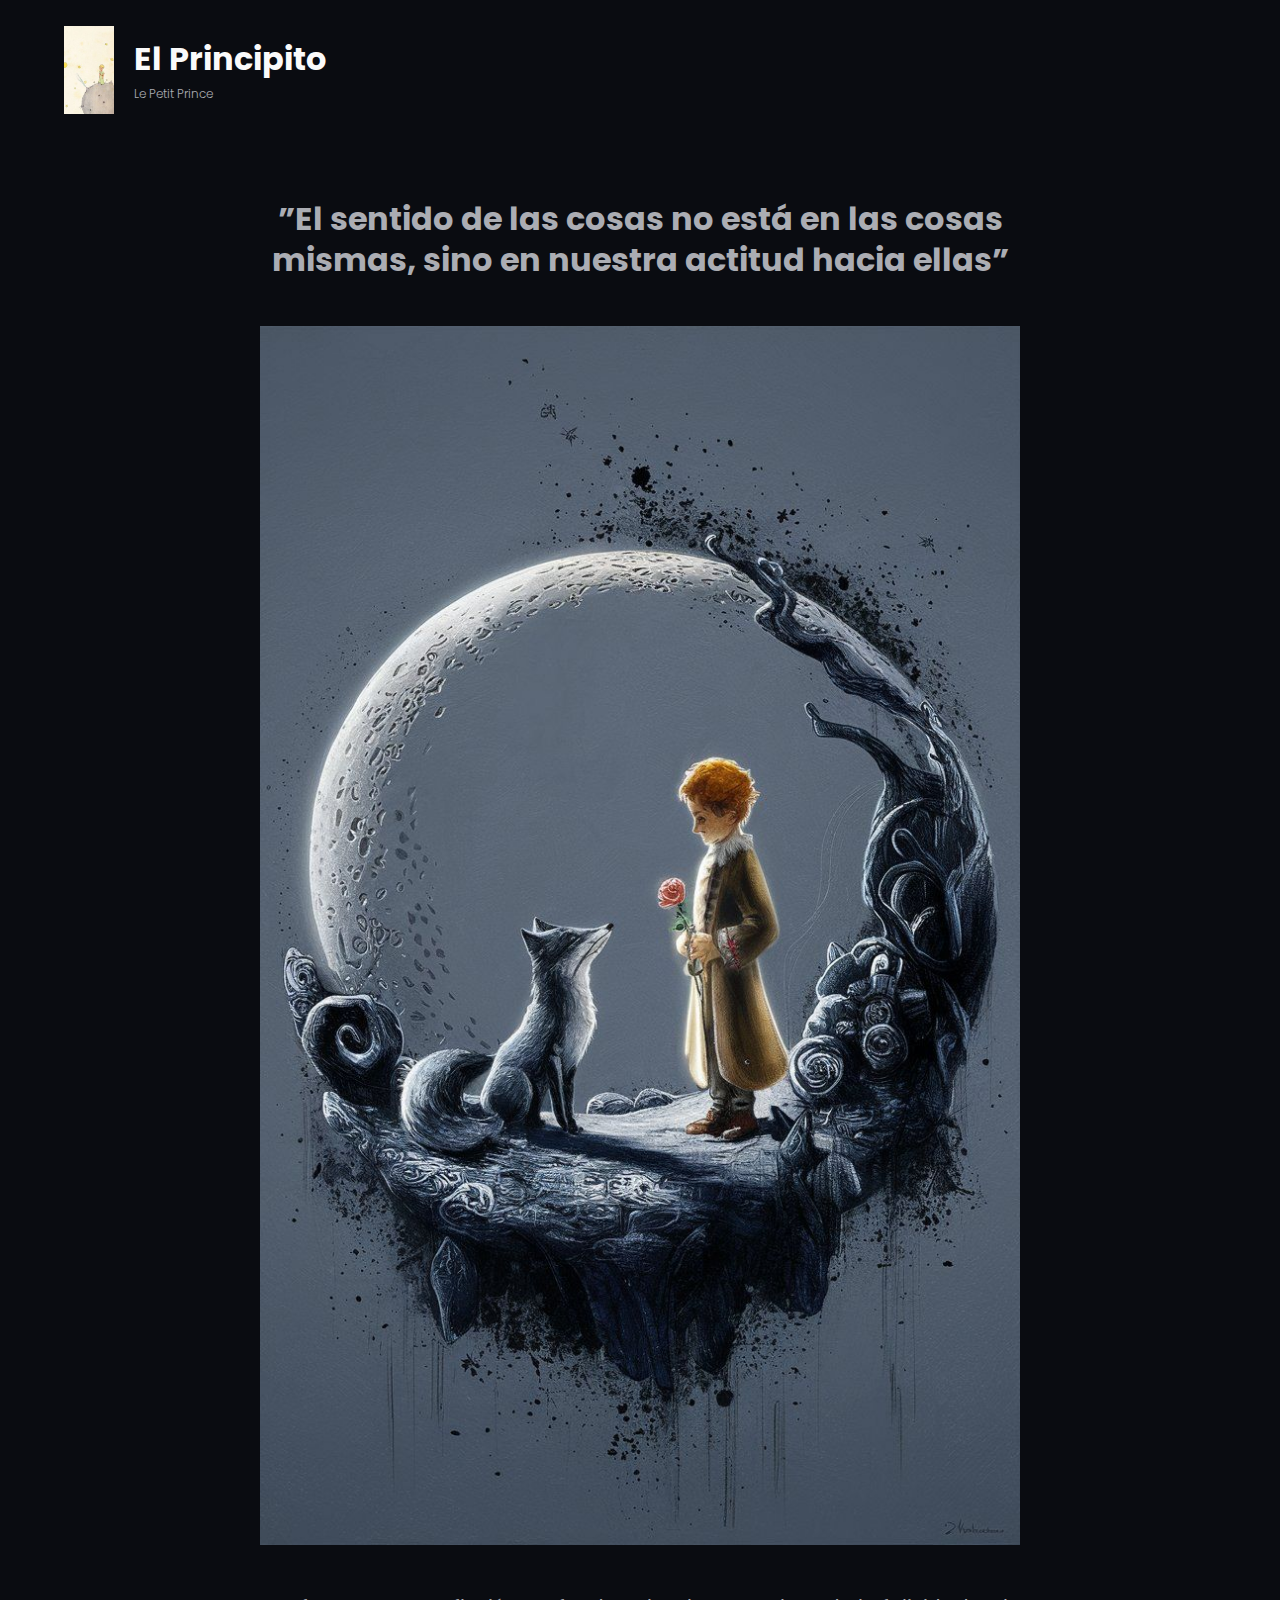
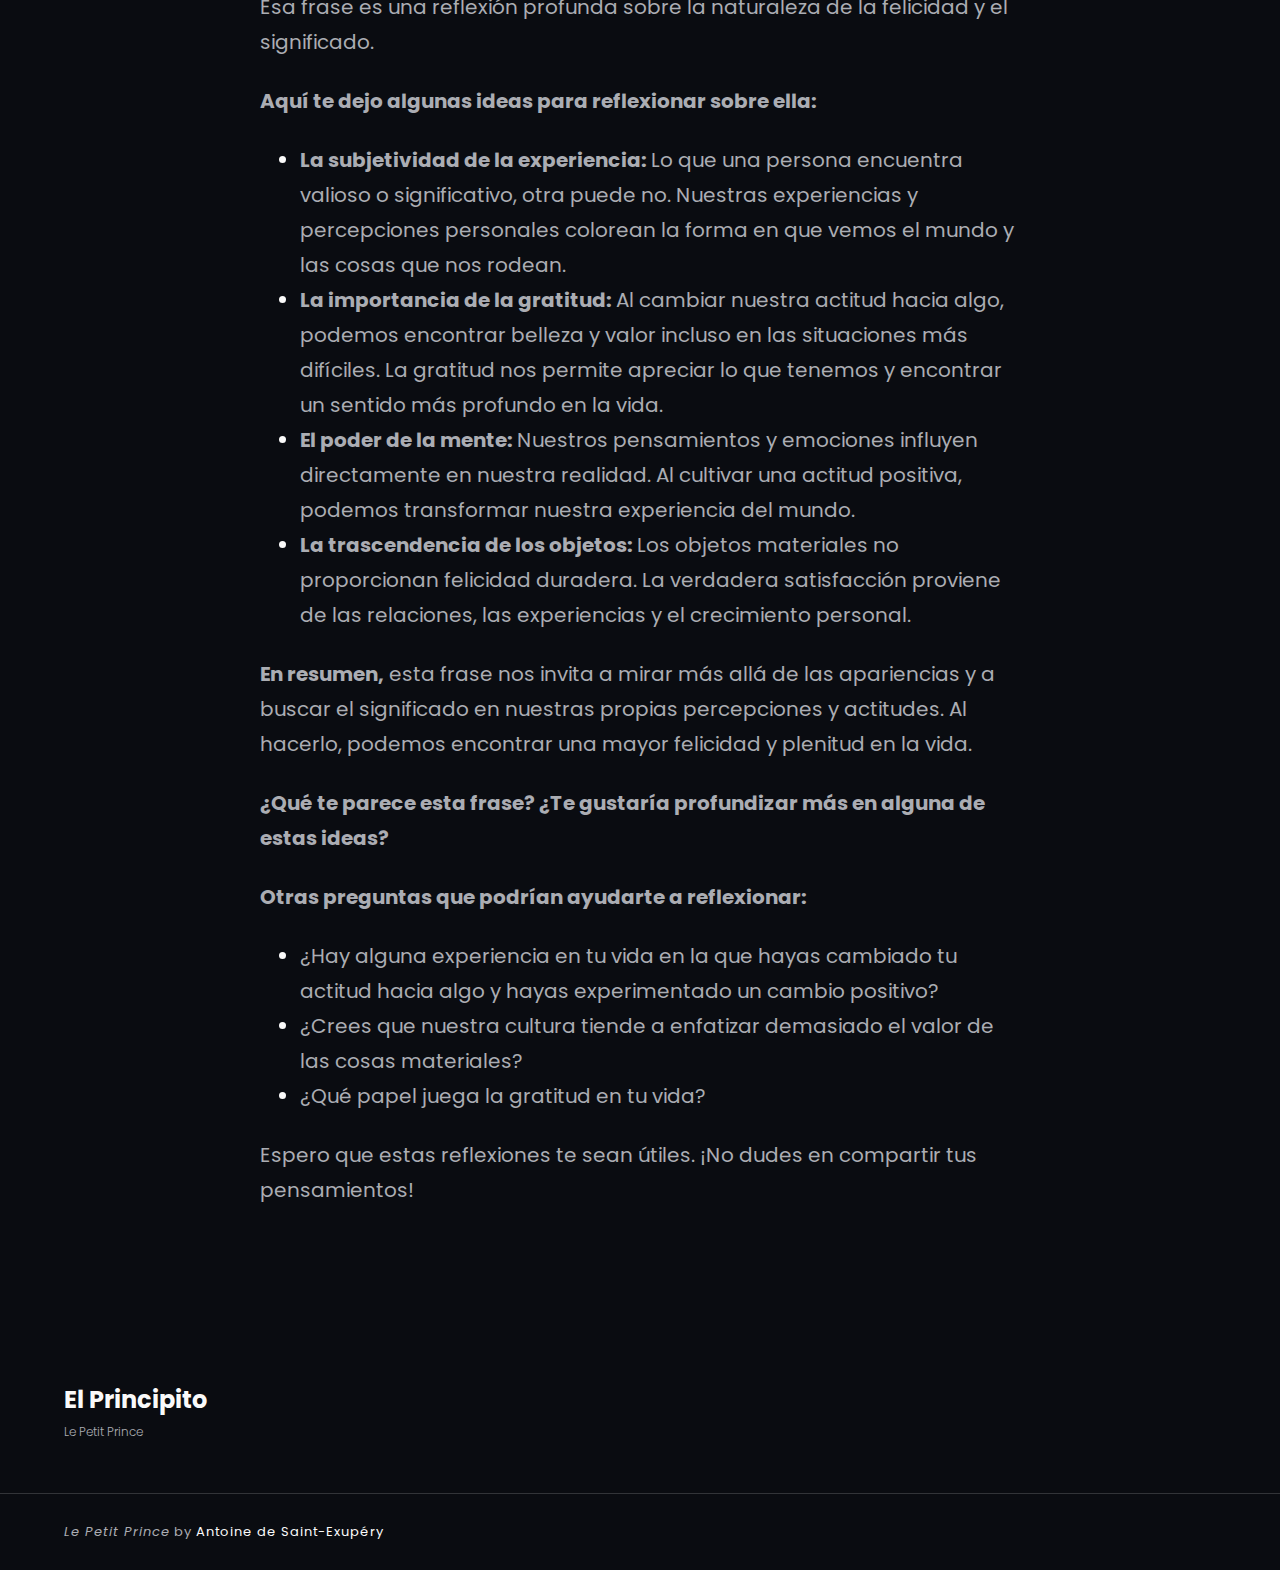
<file: el-sentido-de-las-cosas-no-esta-en-las-cosas-mismas-sino-en-nuestra-actitud-hacia-ellas/index.html>
<!DOCTYPE html>
<html lang="es">
<head>
	<meta charset="UTF-8">
	<meta name="viewport" content="width=device-width, initial-scale=1">
<meta name="robots" content="max-image-preview:large">
<title>”El sentido de las cosas no está en las cosas mismas, sino en nuestra actitud hacia ellas” &#8211; El Principito</title>
<link rel="dns-prefetch" href="https://galgorium.github.io/ElPrincipito">
<link rel="alternate" type="application/rss+xml" title="El Principito &raquo; Feed" href="https://galgorium.github.io/ElPrincipito/feed/">
<link rel="alternate" type="application/rss+xml" title="El Principito &raquo; Feed de los comentarios" href="https://galgorium.github.io/ElPrincipito/comments/feed/">
<link rel="alternate" type="application/rss+xml" title="El Principito &raquo; Comentario ”El sentido de las cosas no está en las cosas mismas, sino en nuestra actitud hacia ellas” del feed" href="https://galgorium.github.io/ElPrincipito/el-sentido-de-las-cosas-no-esta-en-las-cosas-mismas-sino-en-nuestra-actitud-hacia-ellas/feed/">
<script>
window._wpemojiSettings = {"baseUrl":"https:\/\/s.w.org\/images\/core\/emoji\/15.0.3\/72x72\/","ext":".png","svgUrl":"https:\/\/s.w.org\/images\/core\/emoji\/15.0.3\/svg\/","svgExt":".svg","source":{"concatemoji":"https:\/\/galgorium.github.io\/ElPrincipito\/wp-includes\/js\/wp-emoji-release.min.js?ver=6.6.2"}};
/*! This file is auto-generated */
!function(i,n){var o,s,e;function c(e){try{var t={supportTests:e,timestamp:(new Date).valueOf()};sessionStorage.setItem(o,JSON.stringify(t))}catch(e){}}function p(e,t,n){e.clearRect(0,0,e.canvas.width,e.canvas.height),e.fillText(t,0,0);var t=new Uint32Array(e.getImageData(0,0,e.canvas.width,e.canvas.height).data),r=(e.clearRect(0,0,e.canvas.width,e.canvas.height),e.fillText(n,0,0),new Uint32Array(e.getImageData(0,0,e.canvas.width,e.canvas.height).data));return t.every(function(e,t){return e===r[t]})}function u(e,t,n){switch(t){case"flag":return n(e,"🏳️‍⚧️","🏳️​⚧️")?!1:!n(e,"🇺🇳","🇺​🇳")&&!n(e,"🏴󠁧󠁢󠁥󠁮󠁧󠁿","🏴​󠁧​󠁢​󠁥​󠁮​󠁧​󠁿");case"emoji":return!n(e,"🐦‍⬛","🐦​⬛")}return!1}function f(e,t,n){var r="undefined"!=typeof WorkerGlobalScope&&self instanceof WorkerGlobalScope?new OffscreenCanvas(300,150):i.createElement("canvas"),a=r.getContext("2d",{willReadFrequently:!0}),o=(a.textBaseline="top",a.font="600 32px Arial",{});return e.forEach(function(e){o[e]=t(a,e,n)}),o}function t(e){var t=i.createElement("script");t.src=e,t.defer=!0,i.head.appendChild(t)}"undefined"!=typeof Promise&&(o="wpEmojiSettingsSupports",s=["flag","emoji"],n.supports={everything:!0,everythingExceptFlag:!0},e=new Promise(function(e){i.addEventListener("DOMContentLoaded",e,{once:!0})}),new Promise(function(t){var n=function(){try{var e=JSON.parse(sessionStorage.getItem(o));if("object"==typeof e&&"number"==typeof e.timestamp&&(new Date).valueOf()<e.timestamp+604800&&"object"==typeof e.supportTests)return e.supportTests}catch(e){}return null}();if(!n){if("undefined"!=typeof Worker&&"undefined"!=typeof OffscreenCanvas&&"undefined"!=typeof URL&&URL.createObjectURL&&"undefined"!=typeof Blob)try{var e="postMessage("+f.toString()+"("+[JSON.stringify(s),u.toString(),p.toString()].join(",")+"));",r=new Blob([e],{type:"text/javascript"}),a=new Worker(URL.createObjectURL(r),{name:"wpTestEmojiSupports"});return void(a.onmessage=function(e){c(n=e.data),a.terminate(),t(n)})}catch(e){}c(n=f(s,u,p))}t(n)}).then(function(e){for(var t in e)n.supports[t]=e[t],n.supports.everything=n.supports.everything&&n.supports[t],"flag"!==t&&(n.supports.everythingExceptFlag=n.supports.everythingExceptFlag&&n.supports[t]);n.supports.everythingExceptFlag=n.supports.everythingExceptFlag&&!n.supports.flag,n.DOMReady=!1,n.readyCallback=function(){n.DOMReady=!0}}).then(function(){return e}).then(function(){var e;n.supports.everything||(n.readyCallback(),(e=n.source||{}).concatemoji?t(e.concatemoji):e.wpemoji&&e.twemoji&&(t(e.twemoji),t(e.wpemoji)))}))}((window,document),window._wpemojiSettings);
</script>
<style id="wp-block-site-logo-inline-css">.wp-block-site-logo{box-sizing:border-box;line-height:0}.wp-block-site-logo a{display:inline-block;line-height:0}.wp-block-site-logo.is-default-size img{height:auto;width:120px}.wp-block-site-logo img{height:auto;max-width:100%}.wp-block-site-logo a,.wp-block-site-logo img{border-radius:inherit}.wp-block-site-logo.aligncenter{margin-left:auto;margin-right:auto;text-align:center}:root :where(.wp-block-site-logo.is-style-rounded){border-radius:9999px}</style>
<style id="wp-block-site-title-inline-css">:root :where(.wp-block-site-title a){color:inherit}</style>
<style id="wp-block-group-inline-css">.wp-block-group{box-sizing:border-box}:where(.wp-block-group.wp-block-group-is-layout-constrained){position:relative}</style>
<style id="wp-block-group-theme-inline-css">:where(.wp-block-group.has-background){padding:1.25em 2.375em}</style>
<style id="wp-block-template-part-theme-inline-css">:root :where(.wp-block-template-part.has-background){margin-bottom:0;margin-top:0;padding:1.25em 2.375em}</style>
<style id="wp-block-post-title-inline-css">.wp-block-post-title{box-sizing:border-box;word-break:break-word}.wp-block-post-title a{display:inline-block}</style>
<style id="wp-block-post-featured-image-inline-css">.wp-block-post-featured-image{margin-left:0;margin-right:0}.wp-block-post-featured-image a{display:block;height:100%}.wp-block-post-featured-image :where(img){box-sizing:border-box;height:auto;max-width:100%;vertical-align:bottom;width:100%}.wp-block-post-featured-image.alignfull img,.wp-block-post-featured-image.alignwide img{width:100%}.wp-block-post-featured-image .wp-block-post-featured-image__overlay.has-background-dim{background-color:#000;inset:0;position:absolute}.wp-block-post-featured-image{position:relative}.wp-block-post-featured-image .wp-block-post-featured-image__overlay.has-background-gradient{background-color:initial}.wp-block-post-featured-image .wp-block-post-featured-image__overlay.has-background-dim-0{opacity:0}.wp-block-post-featured-image .wp-block-post-featured-image__overlay.has-background-dim-10{opacity:.1}.wp-block-post-featured-image .wp-block-post-featured-image__overlay.has-background-dim-20{opacity:.2}.wp-block-post-featured-image .wp-block-post-featured-image__overlay.has-background-dim-30{opacity:.3}.wp-block-post-featured-image .wp-block-post-featured-image__overlay.has-background-dim-40{opacity:.4}.wp-block-post-featured-image .wp-block-post-featured-image__overlay.has-background-dim-50{opacity:.5}.wp-block-post-featured-image .wp-block-post-featured-image__overlay.has-background-dim-60{opacity:.6}.wp-block-post-featured-image .wp-block-post-featured-image__overlay.has-background-dim-70{opacity:.7}.wp-block-post-featured-image .wp-block-post-featured-image__overlay.has-background-dim-80{opacity:.8}.wp-block-post-featured-image .wp-block-post-featured-image__overlay.has-background-dim-90{opacity:.9}.wp-block-post-featured-image .wp-block-post-featured-image__overlay.has-background-dim-100{opacity:1}.wp-block-post-featured-image:where(.alignleft,.alignright){width:100%}</style>
<style id="wp-block-paragraph-inline-css">.is-small-text{font-size:.875em}.is-regular-text{font-size:1em}.is-large-text{font-size:2.25em}.is-larger-text{font-size:3em}.has-drop-cap:not(:focus):first-letter{float:left;font-size:8.4em;font-style:normal;font-weight:100;line-height:.68;margin:.05em .1em 0 0;text-transform:uppercase}body.rtl .has-drop-cap:not(:focus):first-letter{float:none;margin-left:.1em}p.has-drop-cap.has-background{overflow:hidden}:root :where(p.has-background){padding:1.25em 2.375em}:where(p.has-text-color:not(.has-link-color)) a{color:inherit}p.has-text-align-left[style*="writing-mode:vertical-lr"],p.has-text-align-right[style*="writing-mode:vertical-rl"]{rotate:180deg}</style>
<style id="wp-block-list-inline-css">ol,ul{box-sizing:border-box}:root :where(ul.has-background,ol.has-background){padding:1.25em 2.375em}</style>
<style id="wp-block-spacer-inline-css">.wp-block-spacer{clear:both}</style>
<style id="wp-block-columns-inline-css">.wp-block-columns{align-items:normal!important;box-sizing:border-box;display:flex;flex-wrap:wrap!important}@media (min-width:782px){.wp-block-columns{flex-wrap:nowrap!important}}.wp-block-columns.are-vertically-aligned-top{align-items:flex-start}.wp-block-columns.are-vertically-aligned-center{align-items:center}.wp-block-columns.are-vertically-aligned-bottom{align-items:flex-end}@media (max-width:781px){.wp-block-columns:not(.is-not-stacked-on-mobile)>.wp-block-column{flex-basis:100%!important}}@media (min-width:782px){.wp-block-columns:not(.is-not-stacked-on-mobile)>.wp-block-column{flex-basis:0;flex-grow:1}.wp-block-columns:not(.is-not-stacked-on-mobile)>.wp-block-column[style*=flex-basis]{flex-grow:0}}.wp-block-columns.is-not-stacked-on-mobile{flex-wrap:nowrap!important}.wp-block-columns.is-not-stacked-on-mobile>.wp-block-column{flex-basis:0;flex-grow:1}.wp-block-columns.is-not-stacked-on-mobile>.wp-block-column[style*=flex-basis]{flex-grow:0}:where(.wp-block-columns){margin-bottom:1.75em}:where(.wp-block-columns.has-background){padding:1.25em 2.375em}.wp-block-column{flex-grow:1;min-width:0;overflow-wrap:break-word;word-break:break-word}.wp-block-column.is-vertically-aligned-top{align-self:flex-start}.wp-block-column.is-vertically-aligned-center{align-self:center}.wp-block-column.is-vertically-aligned-bottom{align-self:flex-end}.wp-block-column.is-vertically-aligned-stretch{align-self:stretch}.wp-block-column.is-vertically-aligned-bottom,.wp-block-column.is-vertically-aligned-center,.wp-block-column.is-vertically-aligned-top{width:100%}</style>
<style id="wp-emoji-styles-inline-css">img.wp-smiley, img.emoji {
		display: inline !important;
		border: none !important;
		box-shadow: none !important;
		height: 1em !important;
		width: 1em !important;
		margin: 0 0.07em !important;
		vertical-align: -0.1em !important;
		background: none !important;
		padding: 0 !important;
	}</style>
<style id="wp-block-library-inline-css">:root{--wp-admin-theme-color:#007cba;--wp-admin-theme-color--rgb:0,124,186;--wp-admin-theme-color-darker-10:#006ba1;--wp-admin-theme-color-darker-10--rgb:0,107,161;--wp-admin-theme-color-darker-20:#005a87;--wp-admin-theme-color-darker-20--rgb:0,90,135;--wp-admin-border-width-focus:2px;--wp-block-synced-color:#7a00df;--wp-block-synced-color--rgb:122,0,223;--wp-bound-block-color:var(--wp-block-synced-color)}@media (min-resolution:192dpi){:root{--wp-admin-border-width-focus:1.5px}}.wp-element-button{cursor:pointer}:root{--wp--preset--font-size--normal:16px;--wp--preset--font-size--huge:42px}:root .has-very-light-gray-background-color{background-color:#eee}:root .has-very-dark-gray-background-color{background-color:#313131}:root .has-very-light-gray-color{color:#eee}:root .has-very-dark-gray-color{color:#313131}:root .has-vivid-green-cyan-to-vivid-cyan-blue-gradient-background{background:linear-gradient(135deg,#00d084,#0693e3)}:root .has-purple-crush-gradient-background{background:linear-gradient(135deg,#34e2e4,#4721fb 50%,#ab1dfe)}:root .has-hazy-dawn-gradient-background{background:linear-gradient(135deg,#faaca8,#dad0ec)}:root .has-subdued-olive-gradient-background{background:linear-gradient(135deg,#fafae1,#67a671)}:root .has-atomic-cream-gradient-background{background:linear-gradient(135deg,#fdd79a,#004a59)}:root .has-nightshade-gradient-background{background:linear-gradient(135deg,#330968,#31cdcf)}:root .has-midnight-gradient-background{background:linear-gradient(135deg,#020381,#2874fc)}.has-regular-font-size{font-size:1em}.has-larger-font-size{font-size:2.625em}.has-normal-font-size{font-size:var(--wp--preset--font-size--normal)}.has-huge-font-size{font-size:var(--wp--preset--font-size--huge)}.has-text-align-center{text-align:center}.has-text-align-left{text-align:left}.has-text-align-right{text-align:right}#end-resizable-editor-section{display:none}.aligncenter{clear:both}.items-justified-left{justify-content:flex-start}.items-justified-center{justify-content:center}.items-justified-right{justify-content:flex-end}.items-justified-space-between{justify-content:space-between}.screen-reader-text{border:0;clip:rect(1px,1px,1px,1px);clip-path:inset(50%);height:1px;margin:-1px;overflow:hidden;padding:0;position:absolute;width:1px;word-wrap:normal!important}.screen-reader-text:focus{background-color:#ddd;clip:auto!important;clip-path:none;color:#444;display:block;font-size:1em;height:auto;left:5px;line-height:normal;padding:15px 23px 14px;text-decoration:none;top:5px;width:auto;z-index:100000}html :where(.has-border-color){border-style:solid}html :where([style*=border-top-color]){border-top-style:solid}html :where([style*=border-right-color]){border-right-style:solid}html :where([style*=border-bottom-color]){border-bottom-style:solid}html :where([style*=border-left-color]){border-left-style:solid}html :where([style*=border-width]){border-style:solid}html :where([style*=border-top-width]){border-top-style:solid}html :where([style*=border-right-width]){border-right-style:solid}html :where([style*=border-bottom-width]){border-bottom-style:solid}html :where([style*=border-left-width]){border-left-style:solid}html :where(img[class*=wp-image-]){height:auto;max-width:100%}:where(figure){margin:0 0 1em}html :where(.is-position-sticky){--wp-admin--admin-bar--position-offset:var(--wp-admin--admin-bar--height,0px)}@media screen and (max-width:600px){html :where(.is-position-sticky){--wp-admin--admin-bar--position-offset:0px}}</style>
<style id="global-styles-inline-css">:root{--wp--preset--aspect-ratio--square: 1;--wp--preset--aspect-ratio--4-3: 4/3;--wp--preset--aspect-ratio--3-4: 3/4;--wp--preset--aspect-ratio--3-2: 3/2;--wp--preset--aspect-ratio--2-3: 2/3;--wp--preset--aspect-ratio--16-9: 16/9;--wp--preset--aspect-ratio--9-16: 9/16;--wp--preset--color--black: #000000;--wp--preset--color--cyan-bluish-gray: #abb8c3;--wp--preset--color--white: #ffffff;--wp--preset--color--pale-pink: #f78da7;--wp--preset--color--vivid-red: #cf2e2e;--wp--preset--color--luminous-vivid-orange: #ff6900;--wp--preset--color--luminous-vivid-amber: #fcb900;--wp--preset--color--light-green-cyan: #7bdcb5;--wp--preset--color--vivid-green-cyan: #00d084;--wp--preset--color--pale-cyan-blue: #8ed1fc;--wp--preset--color--vivid-cyan-blue: #0693e3;--wp--preset--color--vivid-purple: #9b51e0;--wp--preset--color--background: #0A0C11;--wp--preset--color--foreground: #ffffff;--wp--preset--color--primary: #2292b1;--wp--preset--color--secondary: #222222;--wp--preset--color--tertiary: #0a0a0a;--wp--preset--color--text-link: #fafafa;--wp--preset--color--body-text: #abadb3;--wp--preset--color--meta: #666666;--wp--preset--color--border-color: #323438;--wp--preset--color--color-light: #fbfbfb;--wp--preset--color--color-dark: #000000;--wp--preset--color--footer-text: #999999;--wp--preset--color--footer-border-dark: #313131;--wp--preset--color--gray: #cccccc;--wp--preset--color--patrick-blue: #1b3385;--wp--preset--color--blue-green: #25c5c9;--wp--preset--gradient--vivid-cyan-blue-to-vivid-purple: linear-gradient(135deg,rgba(6,147,227,1) 0%,rgb(155,81,224) 100%);--wp--preset--gradient--light-green-cyan-to-vivid-green-cyan: linear-gradient(135deg,rgb(122,220,180) 0%,rgb(0,208,130) 100%);--wp--preset--gradient--luminous-vivid-amber-to-luminous-vivid-orange: linear-gradient(135deg,rgba(252,185,0,1) 0%,rgba(255,105,0,1) 100%);--wp--preset--gradient--luminous-vivid-orange-to-vivid-red: linear-gradient(135deg,rgba(255,105,0,1) 0%,rgb(207,46,46) 100%);--wp--preset--gradient--very-light-gray-to-cyan-bluish-gray: linear-gradient(135deg,rgb(238,238,238) 0%,rgb(169,184,195) 100%);--wp--preset--gradient--cool-to-warm-spectrum: linear-gradient(135deg,rgb(74,234,220) 0%,rgb(151,120,209) 20%,rgb(207,42,186) 40%,rgb(238,44,130) 60%,rgb(251,105,98) 80%,rgb(254,248,76) 100%);--wp--preset--gradient--blush-light-purple: linear-gradient(135deg,rgb(255,206,236) 0%,rgb(152,150,240) 100%);--wp--preset--gradient--blush-bordeaux: linear-gradient(135deg,rgb(254,205,165) 0%,rgb(254,45,45) 50%,rgb(107,0,62) 100%);--wp--preset--gradient--luminous-dusk: linear-gradient(135deg,rgb(255,203,112) 0%,rgb(199,81,192) 50%,rgb(65,88,208) 100%);--wp--preset--gradient--pale-ocean: linear-gradient(135deg,rgb(255,245,203) 0%,rgb(182,227,212) 50%,rgb(51,167,181) 100%);--wp--preset--gradient--electric-grass: linear-gradient(135deg,rgb(202,248,128) 0%,rgb(113,206,126) 100%);--wp--preset--gradient--midnight: linear-gradient(135deg,rgb(2,3,129) 0%,rgb(40,116,252) 100%);--wp--preset--gradient--horizontal-patrick-blue-to-blue-green: linear-gradient(to right,var(--wp--preset--color--patrick-blue) 0%,var(--wp--preset--color--blue-green) 100%);--wp--preset--font-size--small: 15px;--wp--preset--font-size--medium: 16px;--wp--preset--font-size--large: clamp(24px,4.2vw,32px);--wp--preset--font-size--x-large: 42px;--wp--preset--font-size--tiny: 13px;--wp--preset--font-size--extra-small: 14px;--wp--preset--font-size--upper-heading: 18px;--wp--preset--font-size--normal: clamp(18px,1.6vw,20px);--wp--preset--font-size--content-heading: clamp(22px,3vw,24px);--wp--preset--font-size--extra-large: clamp(28px,6vw,36px);--wp--preset--font-size--product-heading: clamp(32px,4.8vw,42px);--wp--preset--font-size--huge: clamp(42px,5.2vw,80px);--wp--preset--font-size--colossal: clamp(46px,5.2vw,110px);--wp--preset--font-family--poppins: "Poppins", serif;--wp--preset--spacing--20: 0.44rem;--wp--preset--spacing--30: 0.67rem;--wp--preset--spacing--40: 1rem;--wp--preset--spacing--50: 1.5rem;--wp--preset--spacing--60: 2.25rem;--wp--preset--spacing--70: 3.38rem;--wp--preset--spacing--80: 5.06rem;--wp--preset--shadow--natural: 6px 6px 9px rgba(0, 0, 0, 0.2);--wp--preset--shadow--deep: 12px 12px 50px rgba(0, 0, 0, 0.4);--wp--preset--shadow--sharp: 6px 6px 0px rgba(0, 0, 0, 0.2);--wp--preset--shadow--outlined: 6px 6px 0px -3px rgba(255, 255, 255, 1), 6px 6px rgba(0, 0, 0, 1);--wp--preset--shadow--crisp: 6px 6px 0px rgba(0, 0, 0, 1);--wp--custom--spacing--tiny: clamp(21px, 2vw, 28px);--wp--custom--spacing--extra-small: clamp(28px, 3.5vw, 35px);--wp--custom--spacing--wp-comment-horizontal: clamp(30px, 3.7vw, 70px);--wp--custom--spacing--wp-comment-vertical: clamp(30px, 3.5vw, 49px);--wp--custom--spacing--wp-block-sidebar: clamp(7px,3.5vw,60px);--wp--custom--spacing--wp-block-sidebar-widget: clamp(35px, 3.5vw, 49px);--wp--custom--spacing--wp-block-page-numbers: clamp(49px, 3.3vw, 63px);--wp--custom--spacing--wp-footer-vertical: clamp(30px, 4vw, 70px);--wp--custom--spacing--normal: clamp(30px, 3.5vw, 40px);--wp--custom--spacing--small: max(1.75rem, 5vw);--wp--custom--spacing--medium: clamp(2rem, 8vw, calc(4 * var(--wp--style--block-gap)));--wp--custom--spacing--large: clamp(3.5rem, 10vw, 5.0625rem);--wp--custom--spacing--outer: var(--wp--custom--spacing--small, 1.25rem);--wp--custom--spacing--section-block-top: clamp(42px, 7.5vw, 140px);--wp--custom--spacing--section-block-bottom: clamp(12px, 5.5vw, 70px);--wp--custom--spacing--section-pricing-content: clamp(21px, 5.5vw, 42px);--wp--custom--spacing--main-block-gap: clamp(42px, 4.5vw, 70px);--wp--custom--spacing--testimonial-inner-gap: clamp(35px, 3.5vw, 42px);--wp--custom--spacing--group-heading-bottom-gap: clamp(35px, 3.5vw, 56px);--wp--custom--typography--font-size--heading-one: clamp(36px,3.5vw,58px);--wp--custom--typography--font-size--heading-two: clamp(32px,2.6vw,49px);--wp--custom--typography--font-size--heading-three: clamp(28px,1.9vw,36px);--wp--custom--typography--font-size--heading-four: clamp(24px,2vw,28px);--wp--custom--typography--font-size--heading-five: clamp(22px,1.3vw,24px);--wp--custom--typography--font-size--heading-six: 18px;--wp--custom--typography--font-size--huge-post-title: clamp(38px,4vw,70px);--wp--custom--typography--line-height--heading-one: 1.38;--wp--custom--typography--line-height--heading-two: 1.43;--wp--custom--typography--line-height--heading-three: 1.31;--wp--custom--typography--line-height--heading-four: 1.5;--wp--custom--typography--line-height--heading-five: 1.458333333333333;--wp--custom--typography--line-height--heading-six: 1.56;--wp--custom--typography--line-height--paragraph: 1.75;--wp--custom--typography--line-height--post-title: 1.38;--wp--custom--typography--line-height--extra-small: 21px;--wp--custom--typography--line-height--small: 28px;--wp--custom--typography--line-height--normal: normal;--wp--custom--typography--font-weight--light: 300;--wp--custom--typography--font-weight--regular: 400;--wp--custom--typography--font-weight--medium: 500;--wp--custom--typography--font-weight--bold: 700;--wp--custom--typography--font-weight--black: 900;}:root { --wp--style--global--content-size: 760px;--wp--style--global--wide-size: 1400px; }:where(body) { margin: 0; }.wp-site-blocks > .alignleft { float: left; margin-right: 2em; }.wp-site-blocks > .alignright { float: right; margin-left: 2em; }.wp-site-blocks > .aligncenter { justify-content: center; margin-left: auto; margin-right: auto; }:where(.wp-site-blocks) > * { margin-block-start: 1.5rem; margin-block-end: 0; }:where(.wp-site-blocks) > :first-child { margin-block-start: 0; }:where(.wp-site-blocks) > :last-child { margin-block-end: 0; }:root { --wp--style--block-gap: 1.5rem; }:root :where(.is-layout-flow) > :first-child{margin-block-start: 0;}:root :where(.is-layout-flow) > :last-child{margin-block-end: 0;}:root :where(.is-layout-flow) > *{margin-block-start: 1.5rem;margin-block-end: 0;}:root :where(.is-layout-constrained) > :first-child{margin-block-start: 0;}:root :where(.is-layout-constrained) > :last-child{margin-block-end: 0;}:root :where(.is-layout-constrained) > *{margin-block-start: 1.5rem;margin-block-end: 0;}:root :where(.is-layout-flex){gap: 1.5rem;}:root :where(.is-layout-grid){gap: 1.5rem;}.is-layout-flow > .alignleft{float: left;margin-inline-start: 0;margin-inline-end: 2em;}.is-layout-flow > .alignright{float: right;margin-inline-start: 2em;margin-inline-end: 0;}.is-layout-flow > .aligncenter{margin-left: auto !important;margin-right: auto !important;}.is-layout-constrained > .alignleft{float: left;margin-inline-start: 0;margin-inline-end: 2em;}.is-layout-constrained > .alignright{float: right;margin-inline-start: 2em;margin-inline-end: 0;}.is-layout-constrained > .aligncenter{margin-left: auto !important;margin-right: auto !important;}.is-layout-constrained > :where(:not(.alignleft):not(.alignright):not(.alignfull)){max-width: var(--wp--style--global--content-size);margin-left: auto !important;margin-right: auto !important;}.is-layout-constrained > .alignwide{max-width: var(--wp--style--global--wide-size);}body .is-layout-flex{display: flex;}.is-layout-flex{flex-wrap: wrap;align-items: center;}.is-layout-flex > :is(*, div){margin: 0;}body .is-layout-grid{display: grid;}.is-layout-grid > :is(*, div){margin: 0;}body{background-color: var(--wp--preset--color--background);color: var(--wp--preset--color--body-text);font-family: var(--wp--preset--font-family--poppins);font-size: var(--wp--preset--font-size--normal);font-weight: 400;line-height: var(--wp--custom--typography--line-height--paragraph);padding-top: 0px;padding-right: 0px;padding-bottom: 0px;padding-left: 0px;}a:where(:not(.wp-element-button)){color: var(--wp--preset--color--text-link);text-decoration: underline;}h1{font-size: var(--wp--custom--typography--font-size--heading-one);line-height: var(--wp--custom--typography--line-height--heading-one);}h2{font-size: var(--wp--custom--typography--font-size--heading-two);line-height: var(--wp--custom--typography--line-height--heading-two);}h3{font-size: var(--wp--custom--typography--font-size--heading-three);line-height: var(--wp--custom--typography--line-height--heading-three);}h4{font-size: var(--wp--custom--typography--font-size--heading-four);line-height: var(--wp--custom--typography--line-height--heading-four);}h5{font-size: var(--wp--custom--typography--font-size--heading-five);line-height: var(--wp--custom--typography--line-height--heading-five);}h6{font-size: var(--wp--custom--typography--font-size--heading-six);line-height: var(--wp--custom--typography--line-height--heading-six);}:root :where(.wp-element-button, .wp-block-button__link){background-color: #32373c;border-width: 0;color: #fff;font-family: inherit;font-size: inherit;line-height: inherit;padding: calc(0.667em + 2px) calc(1.333em + 2px);text-decoration: none;}.has-black-color{color: var(--wp--preset--color--black) !important;}.has-cyan-bluish-gray-color{color: var(--wp--preset--color--cyan-bluish-gray) !important;}.has-white-color{color: var(--wp--preset--color--white) !important;}.has-pale-pink-color{color: var(--wp--preset--color--pale-pink) !important;}.has-vivid-red-color{color: var(--wp--preset--color--vivid-red) !important;}.has-luminous-vivid-orange-color{color: var(--wp--preset--color--luminous-vivid-orange) !important;}.has-luminous-vivid-amber-color{color: var(--wp--preset--color--luminous-vivid-amber) !important;}.has-light-green-cyan-color{color: var(--wp--preset--color--light-green-cyan) !important;}.has-vivid-green-cyan-color{color: var(--wp--preset--color--vivid-green-cyan) !important;}.has-pale-cyan-blue-color{color: var(--wp--preset--color--pale-cyan-blue) !important;}.has-vivid-cyan-blue-color{color: var(--wp--preset--color--vivid-cyan-blue) !important;}.has-vivid-purple-color{color: var(--wp--preset--color--vivid-purple) !important;}.has-background-color{color: var(--wp--preset--color--background) !important;}.has-foreground-color{color: var(--wp--preset--color--foreground) !important;}.has-primary-color{color: var(--wp--preset--color--primary) !important;}.has-secondary-color{color: var(--wp--preset--color--secondary) !important;}.has-tertiary-color{color: var(--wp--preset--color--tertiary) !important;}.has-text-link-color{color: var(--wp--preset--color--text-link) !important;}.has-body-text-color{color: var(--wp--preset--color--body-text) !important;}.has-meta-color{color: var(--wp--preset--color--meta) !important;}.has-border-color-color{color: var(--wp--preset--color--border-color) !important;}.has-color-light-color{color: var(--wp--preset--color--color-light) !important;}.has-color-dark-color{color: var(--wp--preset--color--color-dark) !important;}.has-footer-text-color{color: var(--wp--preset--color--footer-text) !important;}.has-footer-border-dark-color{color: var(--wp--preset--color--footer-border-dark) !important;}.has-gray-color{color: var(--wp--preset--color--gray) !important;}.has-patrick-blue-color{color: var(--wp--preset--color--patrick-blue) !important;}.has-blue-green-color{color: var(--wp--preset--color--blue-green) !important;}.has-black-background-color{background-color: var(--wp--preset--color--black) !important;}.has-cyan-bluish-gray-background-color{background-color: var(--wp--preset--color--cyan-bluish-gray) !important;}.has-white-background-color{background-color: var(--wp--preset--color--white) !important;}.has-pale-pink-background-color{background-color: var(--wp--preset--color--pale-pink) !important;}.has-vivid-red-background-color{background-color: var(--wp--preset--color--vivid-red) !important;}.has-luminous-vivid-orange-background-color{background-color: var(--wp--preset--color--luminous-vivid-orange) !important;}.has-luminous-vivid-amber-background-color{background-color: var(--wp--preset--color--luminous-vivid-amber) !important;}.has-light-green-cyan-background-color{background-color: var(--wp--preset--color--light-green-cyan) !important;}.has-vivid-green-cyan-background-color{background-color: var(--wp--preset--color--vivid-green-cyan) !important;}.has-pale-cyan-blue-background-color{background-color: var(--wp--preset--color--pale-cyan-blue) !important;}.has-vivid-cyan-blue-background-color{background-color: var(--wp--preset--color--vivid-cyan-blue) !important;}.has-vivid-purple-background-color{background-color: var(--wp--preset--color--vivid-purple) !important;}.has-background-background-color{background-color: var(--wp--preset--color--background) !important;}.has-foreground-background-color{background-color: var(--wp--preset--color--foreground) !important;}.has-primary-background-color{background-color: var(--wp--preset--color--primary) !important;}.has-secondary-background-color{background-color: var(--wp--preset--color--secondary) !important;}.has-tertiary-background-color{background-color: var(--wp--preset--color--tertiary) !important;}.has-text-link-background-color{background-color: var(--wp--preset--color--text-link) !important;}.has-body-text-background-color{background-color: var(--wp--preset--color--body-text) !important;}.has-meta-background-color{background-color: var(--wp--preset--color--meta) !important;}.has-border-color-background-color{background-color: var(--wp--preset--color--border-color) !important;}.has-color-light-background-color{background-color: var(--wp--preset--color--color-light) !important;}.has-color-dark-background-color{background-color: var(--wp--preset--color--color-dark) !important;}.has-footer-text-background-color{background-color: var(--wp--preset--color--footer-text) !important;}.has-footer-border-dark-background-color{background-color: var(--wp--preset--color--footer-border-dark) !important;}.has-gray-background-color{background-color: var(--wp--preset--color--gray) !important;}.has-patrick-blue-background-color{background-color: var(--wp--preset--color--patrick-blue) !important;}.has-blue-green-background-color{background-color: var(--wp--preset--color--blue-green) !important;}.has-black-border-color{border-color: var(--wp--preset--color--black) !important;}.has-cyan-bluish-gray-border-color{border-color: var(--wp--preset--color--cyan-bluish-gray) !important;}.has-white-border-color{border-color: var(--wp--preset--color--white) !important;}.has-pale-pink-border-color{border-color: var(--wp--preset--color--pale-pink) !important;}.has-vivid-red-border-color{border-color: var(--wp--preset--color--vivid-red) !important;}.has-luminous-vivid-orange-border-color{border-color: var(--wp--preset--color--luminous-vivid-orange) !important;}.has-luminous-vivid-amber-border-color{border-color: var(--wp--preset--color--luminous-vivid-amber) !important;}.has-light-green-cyan-border-color{border-color: var(--wp--preset--color--light-green-cyan) !important;}.has-vivid-green-cyan-border-color{border-color: var(--wp--preset--color--vivid-green-cyan) !important;}.has-pale-cyan-blue-border-color{border-color: var(--wp--preset--color--pale-cyan-blue) !important;}.has-vivid-cyan-blue-border-color{border-color: var(--wp--preset--color--vivid-cyan-blue) !important;}.has-vivid-purple-border-color{border-color: var(--wp--preset--color--vivid-purple) !important;}.has-background-border-color{border-color: var(--wp--preset--color--background) !important;}.has-foreground-border-color{border-color: var(--wp--preset--color--foreground) !important;}.has-primary-border-color{border-color: var(--wp--preset--color--primary) !important;}.has-secondary-border-color{border-color: var(--wp--preset--color--secondary) !important;}.has-tertiary-border-color{border-color: var(--wp--preset--color--tertiary) !important;}.has-text-link-border-color{border-color: var(--wp--preset--color--text-link) !important;}.has-body-text-border-color{border-color: var(--wp--preset--color--body-text) !important;}.has-meta-border-color{border-color: var(--wp--preset--color--meta) !important;}.has-border-color-border-color{border-color: var(--wp--preset--color--border-color) !important;}.has-color-light-border-color{border-color: var(--wp--preset--color--color-light) !important;}.has-color-dark-border-color{border-color: var(--wp--preset--color--color-dark) !important;}.has-footer-text-border-color{border-color: var(--wp--preset--color--footer-text) !important;}.has-footer-border-dark-border-color{border-color: var(--wp--preset--color--footer-border-dark) !important;}.has-gray-border-color{border-color: var(--wp--preset--color--gray) !important;}.has-patrick-blue-border-color{border-color: var(--wp--preset--color--patrick-blue) !important;}.has-blue-green-border-color{border-color: var(--wp--preset--color--blue-green) !important;}.has-vivid-cyan-blue-to-vivid-purple-gradient-background{background: var(--wp--preset--gradient--vivid-cyan-blue-to-vivid-purple) !important;}.has-light-green-cyan-to-vivid-green-cyan-gradient-background{background: var(--wp--preset--gradient--light-green-cyan-to-vivid-green-cyan) !important;}.has-luminous-vivid-amber-to-luminous-vivid-orange-gradient-background{background: var(--wp--preset--gradient--luminous-vivid-amber-to-luminous-vivid-orange) !important;}.has-luminous-vivid-orange-to-vivid-red-gradient-background{background: var(--wp--preset--gradient--luminous-vivid-orange-to-vivid-red) !important;}.has-very-light-gray-to-cyan-bluish-gray-gradient-background{background: var(--wp--preset--gradient--very-light-gray-to-cyan-bluish-gray) !important;}.has-cool-to-warm-spectrum-gradient-background{background: var(--wp--preset--gradient--cool-to-warm-spectrum) !important;}.has-blush-light-purple-gradient-background{background: var(--wp--preset--gradient--blush-light-purple) !important;}.has-blush-bordeaux-gradient-background{background: var(--wp--preset--gradient--blush-bordeaux) !important;}.has-luminous-dusk-gradient-background{background: var(--wp--preset--gradient--luminous-dusk) !important;}.has-pale-ocean-gradient-background{background: var(--wp--preset--gradient--pale-ocean) !important;}.has-electric-grass-gradient-background{background: var(--wp--preset--gradient--electric-grass) !important;}.has-midnight-gradient-background{background: var(--wp--preset--gradient--midnight) !important;}.has-horizontal-patrick-blue-to-blue-green-gradient-background{background: var(--wp--preset--gradient--horizontal-patrick-blue-to-blue-green) !important;}.has-small-font-size{font-size: var(--wp--preset--font-size--small) !important;}.has-medium-font-size{font-size: var(--wp--preset--font-size--medium) !important;}.has-large-font-size{font-size: var(--wp--preset--font-size--large) !important;}.has-x-large-font-size{font-size: var(--wp--preset--font-size--x-large) !important;}.has-tiny-font-size{font-size: var(--wp--preset--font-size--tiny) !important;}.has-extra-small-font-size{font-size: var(--wp--preset--font-size--extra-small) !important;}.has-upper-heading-font-size{font-size: var(--wp--preset--font-size--upper-heading) !important;}.has-normal-font-size{font-size: var(--wp--preset--font-size--normal) !important;}.has-content-heading-font-size{font-size: var(--wp--preset--font-size--content-heading) !important;}.has-extra-large-font-size{font-size: var(--wp--preset--font-size--extra-large) !important;}.has-product-heading-font-size{font-size: var(--wp--preset--font-size--product-heading) !important;}.has-huge-font-size{font-size: var(--wp--preset--font-size--huge) !important;}.has-colossal-font-size{font-size: var(--wp--preset--font-size--colossal) !important;}.has-poppins-font-family{font-family: var(--wp--preset--font-family--poppins) !important;}
:root :where(.wp-block-post-title){font-size: var(--wp--custom--typography--font-size--heading-four);font-weight: var(--wp--custom--typography--font-weight--bold);line-height: var(--wp--custom--typography--line-height--heading-four);}
:root :where(.wp-block-site-title){font-size: var(--wp--preset--font-size--large);font-weight: var(--wp--custom--typography--font-weight--bold);line-height: var(--wp--custom--typography--line-height--normal);}
:root :where(.wp-block-site-tagline){color: var(--wp--preset--color--body-text);font-size: 12px;font-weight: 300;margin-top: 0;}</style>
<style id="core-block-supports-inline-css">.wp-container-core-group-is-layout-2{gap:20px;}.wp-container-core-group-is-layout-3{justify-content:space-between;}.wp-container-core-group-is-layout-10 > *{margin-block-start:0;margin-block-end:0;}.wp-container-core-group-is-layout-10 > * + *{margin-block-start:0px;margin-block-end:0;}.wp-container-core-columns-is-layout-1{flex-wrap:nowrap;}.wp-container-core-group-is-layout-14{justify-content:space-between;}</style>
<style id="wp-block-template-skip-link-inline-css">.skip-link.screen-reader-text {
			border: 0;
			clip: rect(1px,1px,1px,1px);
			clip-path: inset(50%);
			height: 1px;
			margin: -1px;
			overflow: hidden;
			padding: 0;
			position: absolute !important;
			width: 1px;
			word-wrap: normal !important;
		}

		.skip-link.screen-reader-text:focus {
			background-color: #eee;
			clip: auto !important;
			clip-path: none;
			color: #444;
			display: block;
			font-size: 1em;
			height: auto;
			left: 5px;
			line-height: normal;
			padding: 15px 23px 14px;
			text-decoration: none;
			top: 5px;
			width: auto;
			z-index: 100000;
		}</style>
<link rel="stylesheet" id="bizboost-style-css" href="https://galgorium.github.io/ElPrincipito/wp-content/themes/bizboost/style.css?ver=1718298565" media="all">
<link rel="https://api.w.org/" href="https://galgorium.github.io/ElPrincipito/wp-json/">
<link rel="alternate" title="JSON" type="application/json" href="https://galgorium.github.io/ElPrincipito/wp-json/wp/v2/posts/57">
<link rel="EditURI" type="application/rsd+xml" title="RSD" href="https://galgorium.github.io/ElPrincipito/xmlrpc.php?rsd">
<meta name="generator" content="WordPress 6.6.2">
<link rel="canonical" href="https://galgorium.github.io/ElPrincipito/el-sentido-de-las-cosas-no-esta-en-las-cosas-mismas-sino-en-nuestra-actitud-hacia-ellas/">
<link rel="shortlink" href="https://galgorium.github.io/ElPrincipito/?p=57">
<link rel="alternate" title="oEmbed (JSON)" type="application/json+oembed" href="https://galgorium.github.io/ElPrincipito/wp-json/oembed/1.0/embed?url=http%3A%2F%2Fhttps%3A%2F%2Fgalgorium.github.io%2FElPrincipito%2Fel-sentido-de-las-cosas-no-esta-en-las-cosas-mismas-sino-en-nuestra-actitud-hacia-ellas%2F">
<link rel="alternate" title="oEmbed (XML)" type="text/xml+oembed" href="https://galgorium.github.io/ElPrincipito/wp-json/oembed/1.0/embed?url=http%3A%2F%2Fhttps%3A%2F%2Fgalgorium.github.io%2FElPrincipito%2Fel-sentido-de-las-cosas-no-esta-en-las-cosas-mismas-sino-en-nuestra-actitud-hacia-ellas%2F#038;format=xml">
<style id="wp-fonts-local">@font-face{font-family:Poppins;font-style:normal;font-weight:300;font-display:fallback;src:url('https://galgorium.github.io/ElPrincipito/wp-content/themes/bizboost/assets/fonts/poppins/Poppins-Light.woff2') format('woff2');font-stretch:normal;}
@font-face{font-family:Poppins;font-style:normal;font-weight:400;font-display:fallback;src:url('https://galgorium.github.io/ElPrincipito/wp-content/themes/bizboost/assets/fonts/poppins/Poppins-Regular.woff2') format('woff2');font-stretch:normal;}
@font-face{font-family:Poppins;font-style:italic;font-weight:400;font-display:fallback;src:url('https://galgorium.github.io/ElPrincipito/wp-content/themes/bizboost/assets/fonts/poppins/Poppins-Italic.woff2') format('woff2');font-stretch:normal;}
@font-face{font-family:Poppins;font-style:normal;font-weight:500;font-display:fallback;src:url('https://galgorium.github.io/ElPrincipito/wp-content/themes/bizboost/assets/fonts/poppins/Poppins-Medium.woff2') format('woff2');font-stretch:normal;}
@font-face{font-family:Poppins;font-style:normal;font-weight:600;font-display:fallback;src:url('https://galgorium.github.io/ElPrincipito/wp-content/themes/bizboost/assets/fonts/poppins/Poppins-SemiBold.woff2') format('woff2');font-stretch:normal;}
@font-face{font-family:Poppins;font-style:normal;font-weight:700;font-display:fallback;src:url('https://galgorium.github.io/ElPrincipito/wp-content/themes/bizboost/assets/fonts/poppins/Poppins-Bold.woff2') format('woff2');font-stretch:normal;}
@font-face{font-family:Poppins;font-style:normal;font-weight:800;font-display:fallback;src:url('https://galgorium.github.io/ElPrincipito/wp-content/themes/bizboost/assets/fonts/poppins/Poppins-ExtraBold.woff2') format('woff2');font-stretch:normal;}
@font-face{font-family:Poppins;font-style:normal;font-weight:900;font-display:fallback;src:url('https://galgorium.github.io/ElPrincipito/wp-content/themes/bizboost/assets/fonts/poppins/Poppins-Black.woff2') format('woff2');font-stretch:normal;}</style>
<link rel="icon" href="https://galgorium.github.io/ElPrincipito/wp-content/uploads/2024/06/Le-Petit-Prince-150x150.jpg" sizes="32x32">
<link rel="icon" href="https://galgorium.github.io/ElPrincipito/wp-content/uploads/2024/06/Le-Petit-Prince.jpg" sizes="192x192">
<link rel="apple-touch-icon" href="https://galgorium.github.io/ElPrincipito/wp-content/uploads/2024/06/Le-Petit-Prince.jpg">
<meta name="msapplication-TileImage" content="https://galgorium.github.io/ElPrincipito/wp-content/uploads/2024/06/Le-Petit-Prince.jpg">
</head>

<body class="post-template-default single single-post postid-57 single-format-standard wp-custom-logo wp-embed-responsive">

<div class="wp-site-blocks">
<header class="wp-block-template-part">
<div class="wp-block-group alignfull social-and-toggle-search header-has-nav-centered is-layout-constrained wp-block-group-is-layout-constrained">
<div class="wp-block-group alignwide wp-block-main-header is-layout-constrained wp-block-group-is-layout-constrained">
<div class="wp-block-group alignfull wp-block-main-header-container is-content-justification-space-between is-layout-flex wp-container-core-group-is-layout-3 wp-block-group-is-layout-flex" style="padding-top:var(--wp--custom--spacing--tiny);padding-bottom:var(--wp--custom--spacing--tiny)">
<div class="wp-block-group site-identity is-layout-flex wp-container-core-group-is-layout-2 wp-block-group-is-layout-flex">
<div class="wp-block-site-logo"><a href="https://galgorium.github.io/ElPrincipito/" class="custom-logo-link" rel="home"><img width="50" height="88" src="https://galgorium.github.io/ElPrincipito/wp-content/uploads/2024/06/Le-Petit-Prince.jpg" class="custom-logo" alt="El Principito" decoding="async" srcset="https://galgorium.github.io/ElPrincipito/wp-content/uploads/2024/06/Le-Petit-Prince.jpg 736w, https://galgorium.github.io/ElPrincipito/wp-content/uploads/2024/06/Le-Petit-Prince-169x300.jpg 169w, https://galgorium.github.io/ElPrincipito/wp-content/uploads/2024/06/Le-Petit-Prince-576x1024.jpg 576w" sizes="(max-width: 50px) 100vw, 50px"></a></div>


<div class="wp-block-group is-layout-flow wp-block-group-is-layout-flow">
<h1 class="wp-block-site-title"><a href="https://galgorium.github.io/ElPrincipito/" target="_self" rel="home">El Principito</a></h1>

<p style="margin-top:0;" class="wp-block-site-tagline">Le Petit Prince</p>
</div>
</div>
</div>
</div>
</div>
</header>


<main class="wp-block-group is-layout-flow wp-block-group-is-layout-flow">
<div class="wp-block-group wp-block-inner-page-title is-layout-constrained wp-block-group-is-layout-constrained">
<div class="wp-block-group is-layout-flow wp-block-group-is-layout-flow"><h2 class="has-text-align-center wp-block-post-title">”El sentido de las cosas no está en las cosas mismas, sino en nuestra actitud hacia ellas”</h2></div>
</div>



<div class="wp-block-group is-layout-constrained wp-block-group-is-layout-constrained"><figure style="margin-bottom:var(--wp--custom--spacing--wp-comment-vertical);" class="wp-block-post-featured-image"><img width="768" height="1232" src="https://galgorium.github.io/ElPrincipito/wp-content/uploads/2024/06/Le-Petit-Prince-by-AI-art-collector.jpg" class="attachment-post-thumbnail size-post-thumbnail wp-post-image" alt="" style="object-fit:cover;" decoding="async" fetchpriority="high" srcset="https://galgorium.github.io/ElPrincipito/wp-content/uploads/2024/06/Le-Petit-Prince-by-AI-art-collector.jpg 768w, https://galgorium.github.io/ElPrincipito/wp-content/uploads/2024/06/Le-Petit-Prince-by-AI-art-collector-187x300.jpg 187w, https://galgorium.github.io/ElPrincipito/wp-content/uploads/2024/06/Le-Petit-Prince-by-AI-art-collector-638x1024.jpg 638w" sizes="(max-width: 768px) 100vw, 768px"></figure></div>


<div class="entry-content wp-block-post-content is-layout-constrained wp-block-post-content-is-layout-constrained">
<p>Esa frase es una reflexión profunda sobre la naturaleza de la felicidad y el significado.</p>



<p><strong>Aquí te dejo algunas ideas para reflexionar sobre ella:</strong></p>



<ul class="wp-block-list">
<li>
<strong>La subjetividad de la experiencia:</strong> Lo que una persona encuentra valioso o significativo, otra puede no. Nuestras experiencias y percepciones personales colorean la forma en que vemos el mundo y las cosas que nos rodean.</li>



<li>
<strong>La importancia de la gratitud:</strong> Al cambiar nuestra actitud hacia algo, podemos encontrar belleza y valor incluso en las situaciones más difíciles. La gratitud nos permite apreciar lo que tenemos y encontrar un sentido más profundo en la vida.</li>



<li>
<strong>El poder de la mente:</strong> Nuestros pensamientos y emociones influyen directamente en nuestra realidad. Al cultivar una actitud positiva, podemos transformar nuestra experiencia del mundo.</li>



<li>
<strong>La trascendencia de los objetos:</strong> Los objetos materiales no proporcionan felicidad duradera. La verdadera satisfacción proviene de las relaciones, las experiencias y el crecimiento personal.</li>
</ul>



<p><strong>En resumen,</strong> esta frase nos invita a mirar más allá de las apariencias y a buscar el significado en nuestras propias percepciones y actitudes. Al hacerlo, podemos encontrar una mayor felicidad y plenitud en la vida.</p>



<p><strong>¿Qué te parece esta frase? ¿Te gustaría profundizar más en alguna de estas ideas?</strong></p>



<p><strong>Otras preguntas que podrían ayudarte a reflexionar:</strong></p>



<ul class="wp-block-list">
<li>¿Hay alguna experiencia en tu vida en la que hayas cambiado tu actitud hacia algo y hayas experimentado un cambio positivo?</li>



<li>¿Crees que nuestra cultura tiende a enfatizar demasiado el valor de las cosas materiales?</li>



<li>¿Qué papel juega la gratitud en tu vida?</li>
</ul>



<p>Espero que estas reflexiones te sean útiles. ¡No dudes en compartir tus pensamientos!</p>
</div>


<div style="height:32px" aria-hidden="true" class="wp-block-spacer"></div>
</main>


<footer class="wp-block-template-part">
<div class="wp-block-group alignfull is-layout-constrained wp-block-group-is-layout-constrained">
<div class="wp-block-group alignfull wp-block-footer wp-block-widget-area is-layout-constrained wp-block-group-is-layout-constrained">
<div class="wp-block-group alignwide is-layout-flow wp-block-group-is-layout-flow">
<div class="wp-block-columns wp-block-footer-widget-area-columns is-layout-flex wp-container-core-columns-is-layout-1 wp-block-columns-is-layout-flex">
<div class="wp-block-column wp-block-widget is-layout-flow wp-block-column-is-layout-flow">
<div class="wp-block-group is-layout-flow wp-container-core-group-is-layout-10 wp-block-group-is-layout-flow">
<h1 class="wp-block-site-title"><a href="https://galgorium.github.io/ElPrincipito/" target="_self" rel="home">El Principito</a></h1>

<p class="wp-block-site-tagline">Le Petit Prince</p>
</div>
</div>
</div>
</div>
</div>
</div>



<div class="wp-block-group alignfull is-layout-constrained wp-block-group-is-layout-constrained">
<div class="wp-block-group alignfull wp-block-footer  wp-block-site-generator is-layout-constrained wp-block-group-is-layout-constrained">
<div class="wp-block-group alignwide is-content-justification-space-between is-layout-flex wp-container-core-group-is-layout-14 wp-block-group-is-layout-flex">
<p class="has-text-align-left"><em>Le Petit Prince</em> by <a href="https://es.wikipedia.org/wiki/Antoine_de_Saint-Exup%C3%A9ry" data-type="link" data-id="https://es.wikipedia.org/wiki/Antoine_de_Saint-Exup%C3%A9ry" target="_blank" rel="noreferrer noopener nofollow">Antoine de Saint-Exupéry</a></p>
</div>
</div>
</div>
</footer>
</div>
<script id="wp-block-template-skip-link-js-after">( function() {
		var skipLinkTarget = document.querySelector( 'main' ),
			sibling,
			skipLinkTargetID,
			skipLink;

		// Early exit if a skip-link target can't be located.
		if ( ! skipLinkTarget ) {
			return;
		}

		/*
		 * Get the site wrapper.
		 * The skip-link will be injected in the beginning of it.
		 */
		sibling = document.querySelector( '.wp-site-blocks' );

		// Early exit if the root element was not found.
		if ( ! sibling ) {
			return;
		}

		// Get the skip-link target's ID, and generate one if it doesn't exist.
		skipLinkTargetID = skipLinkTarget.id;
		if ( ! skipLinkTargetID ) {
			skipLinkTargetID = 'wp--skip-link--target';
			skipLinkTarget.id = skipLinkTargetID;
		}

		// Create the skip link.
		skipLink = document.createElement( 'a' );
		skipLink.classList.add( 'skip-link', 'screen-reader-text' );
		skipLink.href = '#' + skipLinkTargetID;
		skipLink.innerHTML = 'Saltar al contenido';

		// Inject the skip link.
		sibling.parentElement.insertBefore( skipLink, sibling );
	}() );</script>
<script src="https://galgorium.github.io/ElPrincipito/wp-content/themes/bizboost/assets/js/custom.js?ver=1718298565" id="bizboost-script-js"></script>
<svg style="position: absolute; width: 0; height: 0; overflow: hidden;" version="1.1" xmlns="http://www.w3.org/2000/svg" xmlns:xlink="http://www.w3.org/1999/xlink">
<defs>
<symbol id="icon-behance" viewbox="0 0 37 32">
<path class="path1" d="M33 6.054h-9.125v2.214h9.125v-2.214zM28.5 13.661q-1.607 0-2.607 0.938t-1.107 2.545h7.286q-0.321-3.482-3.571-3.482zM28.786 24.107q1.125 0 2.179-0.571t1.357-1.554h3.946q-1.786 5.482-7.625 5.482-3.821 0-6.080-2.357t-2.259-6.196q0-3.714 2.33-6.17t6.009-2.455q2.464 0 4.295 1.214t2.732 3.196 0.902 4.429q0 0.304-0.036 0.839h-11.75q0 1.982 1.027 3.063t2.973 1.080zM4.946 23.214h5.286q3.661 0 3.661-2.982 0-3.214-3.554-3.214h-5.393v6.196zM4.946 13.625h5.018q1.393 0 2.205-0.652t0.813-2.027q0-2.571-3.393-2.571h-4.643v5.25zM0 4.536h10.607q1.554 0 2.768 0.25t2.259 0.848 1.607 1.723 0.563 2.75q0 3.232-3.071 4.696 2.036 0.571 3.071 2.054t1.036 3.643q0 1.339-0.438 2.438t-1.179 1.848-1.759 1.268-2.161 0.75-2.393 0.232h-10.911v-22.5z"></path>
</symbol>

<symbol id="icon-deviantart" viewbox="0 0 18 32">
<path class="path1" d="M18.286 5.411l-5.411 10.393 0.429 0.554h4.982v7.411h-9.054l-0.786 0.536-2.536 4.875-0.536 0.536h-5.375v-5.411l5.411-10.411-0.429-0.536h-4.982v-7.411h9.054l0.786-0.536 2.536-4.875 0.536-0.536h5.375v5.411z"></path>
</symbol>

<symbol id="icon-medium" viewbox="0 0 32 32">
<path class="path1" d="M10.661 7.518v20.946q0 0.446-0.223 0.759t-0.652 0.313q-0.304 0-0.589-0.143l-8.304-4.161q-0.375-0.179-0.634-0.598t-0.259-0.83v-20.357q0-0.357 0.179-0.607t0.518-0.25q0.25 0 0.786 0.268l9.125 4.571q0.054 0.054 0.054 0.089zM11.804 9.321l9.536 15.464-9.536-4.75v-10.714zM32 9.643v18.821q0 0.446-0.25 0.723t-0.679 0.277-0.839-0.232l-7.875-3.929zM31.946 7.5q0 0.054-4.58 7.491t-5.366 8.705l-6.964-11.321 5.786-9.411q0.304-0.5 0.929-0.5 0.25 0 0.464 0.107l9.661 4.821q0.071 0.036 0.071 0.107z"></path>
</symbol>

<symbol id="icon-slideshare" viewbox="0 0 32 32">
<path class="path1" d="M15.589 13.214q0 1.482-1.134 2.545t-2.723 1.063-2.723-1.063-1.134-2.545q0-1.5 1.134-2.554t2.723-1.054 2.723 1.054 1.134 2.554zM24.554 13.214q0 1.482-1.125 2.545t-2.732 1.063q-1.589 0-2.723-1.063t-1.134-2.545q0-1.5 1.134-2.554t2.723-1.054q1.607 0 2.732 1.054t1.125 2.554zM28.571 16.429v-11.911q0-1.554-0.571-2.205t-1.982-0.652h-19.857q-1.482 0-2.009 0.607t-0.527 2.25v12.018q0.768 0.411 1.58 0.714t1.446 0.5 1.446 0.33 1.268 0.196 1.25 0.071 1.045 0.009 1.009-0.036 0.795-0.036q1.214-0.018 1.696 0.482 0.107 0.107 0.179 0.161 0.464 0.446 1.089 0.911 0.125-1.625 2.107-1.554 0.089 0 0.652 0.027t0.768 0.036 0.813 0.018 0.946-0.018 0.973-0.080 1.089-0.152 1.107-0.241 1.196-0.348 1.205-0.482 1.286-0.616zM31.482 16.339q-2.161 2.661-6.643 4.5 1.5 5.089-0.411 8.304-1.179 2.018-3.268 2.643-1.857 0.571-3.25-0.268-1.536-0.911-1.464-2.929l-0.018-5.821v-0.018q-0.143-0.036-0.438-0.107t-0.42-0.089l-0.018 6.036q0.071 2.036-1.482 2.929-1.411 0.839-3.268 0.268-2.089-0.643-3.25-2.679-1.875-3.214-0.393-8.268-4.482-1.839-6.643-4.5-0.446-0.661-0.071-1.125t1.071 0.018q0.054 0.036 0.196 0.125t0.196 0.143v-12.393q0-1.286 0.839-2.196t2.036-0.911h22.446q1.196 0 2.036 0.911t0.839 2.196v12.393l0.375-0.268q0.696-0.482 1.071-0.018t-0.071 1.125z"></path>
</symbol>

<symbol id="icon-snapchat-ghost" viewbox="0 0 30 32">
<path class="path1" d="M15.143 2.286q2.393-0.018 4.295 1.223t2.92 3.438q0.482 1.036 0.482 3.196 0 0.839-0.161 3.411 0.25 0.125 0.5 0.125 0.321 0 0.911-0.241t0.911-0.241q0.518 0 1 0.321t0.482 0.821q0 0.571-0.563 0.964t-1.232 0.563-1.232 0.518-0.563 0.848q0 0.268 0.214 0.768 0.661 1.464 1.83 2.679t2.58 1.804q0.5 0.214 1.429 0.411 0.5 0.107 0.5 0.625 0 1.25-3.911 1.839-0.125 0.196-0.196 0.696t-0.25 0.83-0.589 0.33q-0.357 0-1.107-0.116t-1.143-0.116q-0.661 0-1.107 0.089-0.571 0.089-1.125 0.402t-1.036 0.679-1.036 0.723-1.357 0.598-1.768 0.241q-0.929 0-1.723-0.241t-1.339-0.598-1.027-0.723-1.036-0.679-1.107-0.402q-0.464-0.089-1.125-0.089-0.429 0-1.17 0.134t-1.045 0.134q-0.446 0-0.625-0.33t-0.25-0.848-0.196-0.714q-3.911-0.589-3.911-1.839 0-0.518 0.5-0.625 0.929-0.196 1.429-0.411 1.393-0.571 2.58-1.804t1.83-2.679q0.214-0.5 0.214-0.768 0-0.5-0.563-0.848t-1.241-0.527-1.241-0.563-0.563-0.938q0-0.482 0.464-0.813t0.982-0.33q0.268 0 0.857 0.232t0.946 0.232q0.321 0 0.571-0.125-0.161-2.536-0.161-3.393 0-2.179 0.482-3.214 1.143-2.446 3.071-3.536t4.714-1.125z"></path>
</symbol>

<symbol id="icon-yelp" viewbox="0 0 27 32">
<path class="path1" d="M13.804 23.554v2.268q-0.018 5.214-0.107 5.446-0.214 0.571-0.911 0.714-0.964 0.161-3.241-0.679t-2.902-1.589q-0.232-0.268-0.304-0.643-0.018-0.214 0.071-0.464 0.071-0.179 0.607-0.839t3.232-3.857q0.018 0 1.071-1.25 0.268-0.339 0.705-0.438t0.884 0.063q0.429 0.179 0.67 0.518t0.223 0.75zM11.143 19.071q-0.054 0.982-0.929 1.25l-2.143 0.696q-4.911 1.571-5.214 1.571-0.625-0.036-0.964-0.643-0.214-0.446-0.304-1.339-0.143-1.357 0.018-2.973t0.536-2.223 1-0.571q0.232 0 3.607 1.375 1.25 0.518 2.054 0.839l1.5 0.607q0.411 0.161 0.634 0.545t0.205 0.866zM25.893 24.375q-0.125 0.964-1.634 2.875t-2.42 2.268q-0.661 0.25-1.125-0.125-0.25-0.179-3.286-5.125l-0.839-1.375q-0.25-0.375-0.205-0.821t0.348-0.821q0.625-0.768 1.482-0.464 0.018 0.018 2.125 0.714 3.625 1.179 4.321 1.42t0.839 0.366q0.5 0.393 0.393 1.089zM13.893 13.089q0.089 1.821-0.964 2.179-1.036 0.304-2.036-1.268l-6.75-10.679q-0.143-0.625 0.339-1.107 0.732-0.768 3.705-1.598t4.009-0.563q0.714 0.179 0.875 0.804 0.054 0.321 0.393 5.455t0.429 6.777zM25.714 15.018q0.054 0.696-0.464 1.054-0.268 0.179-5.875 1.536-1.196 0.268-1.625 0.411l0.018-0.036q-0.411 0.107-0.821-0.071t-0.661-0.571q-0.536-0.839 0-1.554 0.018-0.018 1.339-1.821 2.232-3.054 2.679-3.643t0.607-0.696q0.5-0.339 1.161-0.036 0.857 0.411 2.196 2.384t1.446 2.991v0.054z"></path>
</symbol>

<symbol id="icon-vine" viewbox="0 0 27 32">
<path class="path1" d="M26.732 14.768v3.536q-1.804 0.411-3.536 0.411-1.161 2.429-2.955 4.839t-3.241 3.848-2.286 1.902q-1.429 0.804-2.893-0.054-0.5-0.304-1.080-0.777t-1.518-1.491-1.83-2.295-1.92-3.286-1.884-4.357-1.634-5.616-1.259-6.964h5.054q0.464 3.893 1.25 7.116t1.866 5.661 2.17 4.205 2.5 3.482q3.018-3.018 5.125-7.25-2.536-1.286-3.982-3.929t-1.446-5.946q0-3.429 1.857-5.616t5.071-2.188q3.179 0 4.875 1.884t1.696 5.313q0 2.839-1.036 5.107-0.125 0.018-0.348 0.054t-0.821 0.036-1.125-0.107-1.107-0.455-0.902-0.92q0.554-1.839 0.554-3.286 0-1.554-0.518-2.357t-1.411-0.804q-0.946 0-1.518 0.884t-0.571 2.509q0 3.321 1.875 5.241t4.768 1.92q1.107 0 2.161-0.25z"></path>
</symbol>

<symbol id="icon-vk" viewbox="0 0 35 32">
<path class="path1" d="M34.232 9.286q0.411 1.143-2.679 5.25-0.429 0.571-1.161 1.518-1.393 1.786-1.607 2.339-0.304 0.732 0.25 1.446 0.304 0.375 1.446 1.464h0.018l0.071 0.071q2.518 2.339 3.411 3.946 0.054 0.089 0.116 0.223t0.125 0.473-0.009 0.607-0.446 0.491-1.054 0.223l-4.571 0.071q-0.429 0.089-1-0.089t-0.929-0.393l-0.357-0.214q-0.536-0.375-1.25-1.143t-1.223-1.384-1.089-1.036-1.009-0.277q-0.054 0.018-0.143 0.063t-0.304 0.259-0.384 0.527-0.304 0.929-0.116 1.384q0 0.268-0.063 0.491t-0.134 0.33l-0.071 0.089q-0.321 0.339-0.946 0.393h-2.054q-1.268 0.071-2.607-0.295t-2.348-0.946-1.839-1.179-1.259-1.027l-0.446-0.429q-0.179-0.179-0.491-0.536t-1.277-1.625-1.893-2.696-2.188-3.768-2.33-4.857q-0.107-0.286-0.107-0.482t0.054-0.286l0.071-0.107q0.268-0.339 1.018-0.339l4.893-0.036q0.214 0.036 0.411 0.116t0.286 0.152l0.089 0.054q0.286 0.196 0.429 0.571 0.357 0.893 0.821 1.848t0.732 1.455l0.286 0.518q0.518 1.071 1 1.857t0.866 1.223 0.741 0.688 0.607 0.25 0.482-0.089q0.036-0.018 0.089-0.089t0.214-0.393 0.241-0.839 0.17-1.446 0-2.232q-0.036-0.714-0.161-1.304t-0.25-0.821l-0.107-0.214q-0.446-0.607-1.518-0.768-0.232-0.036 0.089-0.429 0.304-0.339 0.679-0.536 0.946-0.464 4.268-0.429 1.464 0.018 2.411 0.232 0.357 0.089 0.598 0.241t0.366 0.429 0.188 0.571 0.063 0.813-0.018 0.982-0.045 1.259-0.027 1.473q0 0.196-0.018 0.75t-0.009 0.857 0.063 0.723 0.205 0.696 0.402 0.438q0.143 0.036 0.304 0.071t0.464-0.196 0.679-0.616 0.929-1.196 1.214-1.92q1.071-1.857 1.911-4.018 0.071-0.179 0.179-0.313t0.196-0.188l0.071-0.054 0.089-0.045t0.232-0.054 0.357-0.009l5.143-0.036q0.696-0.089 1.143 0.045t0.554 0.295z"></path>
</symbol>

<symbol id="icon-search" viewbox="0 0 30 32">
<path class="path1" d="M20.571 14.857q0-3.304-2.348-5.652t-5.652-2.348-5.652 2.348-2.348 5.652 2.348 5.652 5.652 2.348 5.652-2.348 2.348-5.652zM29.714 29.714q0 0.929-0.679 1.607t-1.607 0.679q-0.964 0-1.607-0.679l-6.125-6.107q-3.196 2.214-7.125 2.214-2.554 0-4.884-0.991t-4.018-2.679-2.679-4.018-0.991-4.884 0.991-4.884 2.679-4.018 4.018-2.679 4.884-0.991 4.884 0.991 4.018 2.679 2.679 4.018 0.991 4.884q0 3.929-2.214 7.125l6.125 6.125q0.661 0.661 0.661 1.607z"></path>
</symbol>

<symbol id="icon-envelope-o" viewbox="0 0 1792 1792">
<path d="M1664 1504v-768q-32 36-69 66-268 206-426 338-51 43-83 67t-86.5 48.5-102.5 24.5h-2q-48 0-102.5-24.5t-86.5-48.5-83-67q-158-132-426-338-37-30-69-66v768q0 13 9.5 22.5t22.5 9.5h1472q13 0 22.5-9.5t9.5-22.5zm0-1051v-24.5l-.5-13-3-12.5-5.5-9-9-7.5-14-2.5h-1472q-13 0-22.5 9.5t-9.5 22.5q0 168 147 284 193 152 401 317 6 5 35 29.5t46 37.5 44.5 31.5 50.5 27.5 43 9h2q20 0 43-9t50.5-27.5 44.5-31.5 46-37.5 35-29.5q208-165 401-317 54-43 100.5-115.5t46.5-131.5zm128-37v1088q0 66-47 113t-113 47h-1472q-66 0-113-47t-47-113v-1088q0-66 47-113t113-47h1472q66 0 113 47t47 113z"></path>
</symbol>

<symbol id="icon-close" viewbox="0 0 25 32">
<path class="path1" d="M23.179 23.607q0 0.714-0.5 1.214l-2.429 2.429q-0.5 0.5-1.214 0.5t-1.214-0.5l-5.25-5.25-5.25 5.25q-0.5 0.5-1.214 0.5t-1.214-0.5l-2.429-2.429q-0.5-0.5-0.5-1.214t0.5-1.214l5.25-5.25-5.25-5.25q-0.5-0.5-0.5-1.214t0.5-1.214l2.429-2.429q0.5-0.5 1.214-0.5t1.214 0.5l5.25 5.25 5.25-5.25q0.5-0.5 1.214-0.5t1.214 0.5l2.429 2.429q0.5 0.5 0.5 1.214t-0.5 1.214l-5.25 5.25 5.25 5.25q0.5 0.5 0.5 1.214z"></path>
</symbol>

<symbol id="icon-angle-left" viewbox="0 0 1792 1792">
<path class="path1" d="M1203 544q0 13-10 23l-393 393 393 393q10 10 10 23t-10 23l-50 50q-10 10-23 10t-23-10l-466-466q-10-10-10-23t10-23l466-466q10-10 23-10t23 10l50 50q10 10 10 23z"></path>
</symbol>

<symbol id="icon-angle-right" viewbox="0 0 1792 1792">
<path class="path1" d="M1171 960q0 13-10 23l-466 466q-10 10-23 10t-23-10l-50-50q-10-10-10-23t10-23l393-393-393-393q-10-10-10-23t10-23l50-50q10-10 23-10t23 10l466 466q10 10 10 23z"></path>
</symbol>

<symbol id="icon-angle-down" viewbox="0 0 21 32">
<path class="path1" d="M19.196 13.143q0 0.232-0.179 0.411l-8.321 8.321q-0.179 0.179-0.411 0.179t-0.411-0.179l-8.321-8.321q-0.179-0.179-0.179-0.411t0.179-0.411l0.893-0.893q0.179-0.179 0.411-0.179t0.411 0.179l7.018 7.018 7.018-7.018q0.179-0.179 0.411-0.179t0.411 0.179l0.893 0.893q0.179 0.179 0.179 0.411z"></path>
</symbol>

<symbol id="icon-folder-open" viewbox="0 0 34 32">
<path class="path1" d="M33.554 17q0 0.554-0.554 1.179l-6 7.071q-0.768 0.911-2.152 1.545t-2.563 0.634h-19.429q-0.607 0-1.080-0.232t-0.473-0.768q0-0.554 0.554-1.179l6-7.071q0.768-0.911 2.152-1.545t2.563-0.634h19.429q0.607 0 1.080 0.232t0.473 0.768zM27.429 10.857v2.857h-14.857q-1.679 0-3.518 0.848t-2.929 2.134l-6.107 7.179q0-0.071-0.009-0.223t-0.009-0.223v-17.143q0-1.643 1.179-2.821t2.821-1.179h5.714q1.643 0 2.821 1.179t1.179 2.821v0.571h9.714q1.643 0 2.821 1.179t1.179 2.821z"></path>
</symbol>

<symbol id="icon-twitter" viewbox="0 0 30 32">
<path class="path1" d="M28.929 7.286q-1.196 1.75-2.893 2.982 0.018 0.25 0.018 0.75 0 2.321-0.679 4.634t-2.063 4.437-3.295 3.759-4.607 2.607-5.768 0.973q-4.839 0-8.857-2.589 0.625 0.071 1.393 0.071 4.018 0 7.161-2.464-1.875-0.036-3.357-1.152t-2.036-2.848q0.589 0.089 1.089 0.089 0.768 0 1.518-0.196-2-0.411-3.313-1.991t-1.313-3.67v-0.071q1.214 0.679 2.607 0.732-1.179-0.786-1.875-2.054t-0.696-2.75q0-1.571 0.786-2.911 2.161 2.661 5.259 4.259t6.634 1.777q-0.143-0.679-0.143-1.321 0-2.393 1.688-4.080t4.080-1.688q2.5 0 4.214 1.821 1.946-0.375 3.661-1.393-0.661 2.054-2.536 3.179 1.661-0.179 3.321-0.893z"></path>
</symbol>

<symbol id="icon-facebook" viewbox="0 0 19 32">
<path class="path1" d="M17.125 0.214v4.714h-2.804q-1.536 0-2.071 0.643t-0.536 1.929v3.375h5.232l-0.696 5.286h-4.536v13.554h-5.464v-13.554h-4.554v-5.286h4.554v-3.893q0-3.321 1.857-5.152t4.946-1.83q2.625 0 4.071 0.214z"></path>
</symbol>

<symbol id="icon-github" viewbox="0 0 27 32">
<path class="path1" d="M13.714 2.286q3.732 0 6.884 1.839t4.991 4.991 1.839 6.884q0 4.482-2.616 8.063t-6.759 4.955q-0.482 0.089-0.714-0.125t-0.232-0.536q0-0.054 0.009-1.366t0.009-2.402q0-1.732-0.929-2.536 1.018-0.107 1.83-0.321t1.679-0.696 1.446-1.188 0.946-1.875 0.366-2.688q0-2.125-1.411-3.679 0.661-1.625-0.143-3.643-0.5-0.161-1.446 0.196t-1.643 0.786l-0.679 0.429q-1.661-0.464-3.429-0.464t-3.429 0.464q-0.286-0.196-0.759-0.482t-1.491-0.688-1.518-0.241q-0.804 2.018-0.143 3.643-1.411 1.554-1.411 3.679 0 1.518 0.366 2.679t0.938 1.875 1.438 1.196 1.679 0.696 1.83 0.321q-0.696 0.643-0.875 1.839-0.375 0.179-0.804 0.268t-1.018 0.089-1.17-0.384-0.991-1.116q-0.339-0.571-0.866-0.929t-0.884-0.429l-0.357-0.054q-0.375 0-0.518 0.080t-0.089 0.205 0.161 0.25 0.232 0.214l0.125 0.089q0.393 0.179 0.777 0.679t0.563 0.911l0.179 0.411q0.232 0.679 0.786 1.098t1.196 0.536 1.241 0.125 0.991-0.063l0.411-0.071q0 0.679 0.009 1.58t0.009 0.973q0 0.321-0.232 0.536t-0.714 0.125q-4.143-1.375-6.759-4.955t-2.616-8.063q0-3.732 1.839-6.884t4.991-4.991 6.884-1.839zM5.196 21.982q0.054-0.125-0.125-0.214-0.179-0.054-0.232 0.036-0.054 0.125 0.125 0.214 0.161 0.107 0.232-0.036zM5.75 22.589q0.125-0.089-0.036-0.286-0.179-0.161-0.286-0.054-0.125 0.089 0.036 0.286 0.179 0.179 0.286 0.054zM6.286 23.393q0.161-0.125 0-0.339-0.143-0.232-0.304-0.107-0.161 0.089 0 0.321t0.304 0.125zM7.036 24.143q0.143-0.143-0.071-0.339-0.214-0.214-0.357-0.054-0.161 0.143 0.071 0.339 0.214 0.214 0.357 0.054zM8.054 24.589q0.054-0.196-0.232-0.286-0.268-0.071-0.339 0.125t0.232 0.268q0.268 0.107 0.339-0.107zM9.179 24.679q0-0.232-0.304-0.196-0.286 0-0.286 0.196 0 0.232 0.304 0.196 0.286 0 0.286-0.196zM10.214 24.5q-0.036-0.196-0.321-0.161-0.286 0.054-0.25 0.268t0.321 0.143 0.25-0.25z"></path>
</symbol>

<symbol id="icon-bars" viewbox="0 0 27 32">
<path class="path1" d="M27.429 24v2.286q0 0.464-0.339 0.804t-0.804 0.339h-25.143q-0.464 0-0.804-0.339t-0.339-0.804v-2.286q0-0.464 0.339-0.804t0.804-0.339h25.143q0.464 0 0.804 0.339t0.339 0.804zM27.429 14.857v2.286q0 0.464-0.339 0.804t-0.804 0.339h-25.143q-0.464 0-0.804-0.339t-0.339-0.804v-2.286q0-0.464 0.339-0.804t0.804-0.339h25.143q0.464 0 0.804 0.339t0.339 0.804zM27.429 5.714v2.286q0 0.464-0.339 0.804t-0.804 0.339h-25.143q-0.464 0-0.804-0.339t-0.339-0.804v-2.286q0-0.464 0.339-0.804t0.804-0.339h25.143q0.464 0 0.804 0.339t0.339 0.804z"></path>
</symbol>

<symbol id="icon-google-plus" viewbox="0 0 41 32">
<path class="path1" d="M25.661 16.304q0 3.714-1.554 6.616t-4.429 4.536-6.589 1.634q-2.661 0-5.089-1.036t-4.179-2.786-2.786-4.179-1.036-5.089 1.036-5.089 2.786-4.179 4.179-2.786 5.089-1.036q5.107 0 8.768 3.429l-3.554 3.411q-2.089-2.018-5.214-2.018-2.196 0-4.063 1.107t-2.955 3.009-1.089 4.152 1.089 4.152 2.955 3.009 4.063 1.107q1.482 0 2.723-0.411t2.045-1.027 1.402-1.402 0.875-1.482 0.384-1.321h-7.429v-4.5h12.357q0.214 1.125 0.214 2.179zM41.143 14.125v3.75h-3.732v3.732h-3.75v-3.732h-3.732v-3.75h3.732v-3.732h3.75v3.732h3.732z"></path>
</symbol>

<symbol id="icon-linkedin" viewbox="0 0 27 32">
<path class="path1" d="M6.232 11.161v17.696h-5.893v-17.696h5.893zM6.607 5.696q0.018 1.304-0.902 2.179t-2.42 0.875h-0.036q-1.464 0-2.357-0.875t-0.893-2.179q0-1.321 0.92-2.188t2.402-0.866 2.375 0.866 0.911 2.188zM27.429 18.714v10.143h-5.875v-9.464q0-1.875-0.723-2.938t-2.259-1.063q-1.125 0-1.884 0.616t-1.134 1.527q-0.196 0.536-0.196 1.446v9.875h-5.875q0.036-7.125 0.036-11.554t-0.018-5.286l-0.018-0.857h5.875v2.571h-0.036q0.357-0.571 0.732-1t1.009-0.929 1.554-0.777 2.045-0.277q3.054 0 4.911 2.027t1.857 5.938z"></path>
</symbol>

<symbol id="icon-quote-right" viewbox="0 0 30 32">
<path class="path1" d="M13.714 5.714v12.571q0 1.857-0.723 3.545t-1.955 2.92-2.92 1.955-3.545 0.723h-1.143q-0.464 0-0.804-0.339t-0.339-0.804v-2.286q0-0.464 0.339-0.804t0.804-0.339h1.143q1.893 0 3.232-1.339t1.339-3.232v-0.571q0-0.714-0.5-1.214t-1.214-0.5h-4q-1.429 0-2.429-1t-1-2.429v-6.857q0-1.429 1-2.429t2.429-1h6.857q1.429 0 2.429 1t1 2.429zM29.714 5.714v12.571q0 1.857-0.723 3.545t-1.955 2.92-2.92 1.955-3.545 0.723h-1.143q-0.464 0-0.804-0.339t-0.339-0.804v-2.286q0-0.464 0.339-0.804t0.804-0.339h1.143q1.893 0 3.232-1.339t1.339-3.232v-0.571q0-0.714-0.5-1.214t-1.214-0.5h-4q-1.429 0-2.429-1t-1-2.429v-6.857q0-1.429 1-2.429t2.429-1h6.857q1.429 0 2.429 1t1 2.429z"></path>
</symbol>

<symbol id="icon-mail-reply" viewbox="0 0 32 32">
<path class="path1" d="M32 20q0 2.964-2.268 8.054-0.054 0.125-0.188 0.429t-0.241 0.536-0.232 0.393q-0.214 0.304-0.5 0.304-0.268 0-0.42-0.179t-0.152-0.446q0-0.161 0.045-0.473t0.045-0.42q0.089-1.214 0.089-2.196 0-1.804-0.313-3.232t-0.866-2.473-1.429-1.804-1.884-1.241-2.375-0.759-2.75-0.384-3.134-0.107h-4v4.571q0 0.464-0.339 0.804t-0.804 0.339-0.804-0.339l-9.143-9.143q-0.339-0.339-0.339-0.804t0.339-0.804l9.143-9.143q0.339-0.339 0.804-0.339t0.804 0.339 0.339 0.804v4.571h4q12.732 0 15.625 7.196 0.946 2.393 0.946 5.946z"></path>
</symbol>

<symbol id="icon-youtube" viewbox="0 0 27 32">
<path class="path1" d="M17.339 22.214v3.768q0 1.196-0.696 1.196-0.411 0-0.804-0.393v-5.375q0.393-0.393 0.804-0.393 0.696 0 0.696 1.196zM23.375 22.232v0.821h-1.607v-0.821q0-1.214 0.804-1.214t0.804 1.214zM6.125 18.339h1.911v-1.679h-5.571v1.679h1.875v10.161h1.786v-10.161zM11.268 28.5h1.589v-8.821h-1.589v6.75q-0.536 0.75-1.018 0.75-0.321 0-0.375-0.375-0.018-0.054-0.018-0.625v-6.5h-1.589v6.982q0 0.875 0.143 1.304 0.214 0.661 1.036 0.661 0.857 0 1.821-1.089v0.964zM18.929 25.857v-3.518q0-1.304-0.161-1.768-0.304-1-1.268-1-0.893 0-1.661 0.964v-3.875h-1.589v11.839h1.589v-0.857q0.804 0.982 1.661 0.982 0.964 0 1.268-0.982 0.161-0.482 0.161-1.786zM24.964 25.679v-0.232h-1.625q0 0.911-0.036 1.089-0.125 0.643-0.714 0.643-0.821 0-0.821-1.232v-1.554h3.196v-1.839q0-1.411-0.482-2.071-0.696-0.911-1.893-0.911-1.214 0-1.911 0.911-0.5 0.661-0.5 2.071v3.089q0 1.411 0.518 2.071 0.696 0.911 1.929 0.911 1.286 0 1.929-0.946 0.321-0.482 0.375-0.964 0.036-0.161 0.036-1.036zM14.107 9.375v-3.75q0-1.232-0.768-1.232t-0.768 1.232v3.75q0 1.25 0.768 1.25t0.768-1.25zM26.946 22.786q0 4.179-0.464 6.25-0.25 1.054-1.036 1.768t-1.821 0.821q-3.286 0.375-9.911 0.375t-9.911-0.375q-1.036-0.107-1.83-0.821t-1.027-1.768q-0.464-2-0.464-6.25 0-4.179 0.464-6.25 0.25-1.054 1.036-1.768t1.839-0.839q3.268-0.357 9.893-0.357t9.911 0.357q1.036 0.125 1.83 0.839t1.027 1.768q0.464 2 0.464 6.25zM9.125 0h1.821l-2.161 7.125v4.839h-1.786v-4.839q-0.25-1.321-1.089-3.786-0.661-1.839-1.161-3.339h1.893l1.268 4.696zM15.732 5.946v3.125q0 1.446-0.5 2.107-0.661 0.911-1.893 0.911-1.196 0-1.875-0.911-0.5-0.679-0.5-2.107v-3.125q0-1.429 0.5-2.089 0.679-0.911 1.875-0.911 1.232 0 1.893 0.911 0.5 0.661 0.5 2.089zM21.714 3.054v8.911h-1.625v-0.982q-0.946 1.107-1.839 1.107-0.821 0-1.054-0.661-0.143-0.429-0.143-1.339v-7.036h1.625v6.554q0 0.589 0.018 0.625 0.054 0.393 0.375 0.393 0.482 0 1.018-0.768v-6.804h1.625z"></path>
</symbol>

<symbol id="icon-dropbox" viewbox="0 0 32 32">
<path class="path1" d="M7.179 12.625l8.821 5.446-6.107 5.089-8.75-5.696zM24.786 22.536v1.929l-8.75 5.232v0.018l-0.018-0.018-0.018 0.018v-0.018l-8.732-5.232v-1.929l2.625 1.714 6.107-5.071v-0.036l0.018 0.018 0.018-0.018v0.036l6.125 5.071zM9.893 2.107l6.107 5.089-8.821 5.429-6.036-4.821zM24.821 12.625l6.036 4.839-8.732 5.696-6.125-5.089zM22.125 2.107l8.732 5.696-6.036 4.821-8.821-5.429z"></path>
</symbol>

<symbol id="icon-instagram" viewbox="0 0 27 32">
<path class="path1" d="M18.286 16q0-1.893-1.339-3.232t-3.232-1.339-3.232 1.339-1.339 3.232 1.339 3.232 3.232 1.339 3.232-1.339 1.339-3.232zM20.75 16q0 2.929-2.054 4.982t-4.982 2.054-4.982-2.054-2.054-4.982 2.054-4.982 4.982-2.054 4.982 2.054 2.054 4.982zM22.679 8.679q0 0.679-0.482 1.161t-1.161 0.482-1.161-0.482-0.482-1.161 0.482-1.161 1.161-0.482 1.161 0.482 0.482 1.161zM13.714 4.75q-0.125 0-1.366-0.009t-1.884 0-1.723 0.054-1.839 0.179-1.277 0.33q-0.893 0.357-1.571 1.036t-1.036 1.571q-0.196 0.518-0.33 1.277t-0.179 1.839-0.054 1.723 0 1.884 0.009 1.366-0.009 1.366 0 1.884 0.054 1.723 0.179 1.839 0.33 1.277q0.357 0.893 1.036 1.571t1.571 1.036q0.518 0.196 1.277 0.33t1.839 0.179 1.723 0.054 1.884 0 1.366-0.009 1.366 0.009 1.884 0 1.723-0.054 1.839-0.179 1.277-0.33q0.893-0.357 1.571-1.036t1.036-1.571q0.196-0.518 0.33-1.277t0.179-1.839 0.054-1.723 0-1.884-0.009-1.366 0.009-1.366 0-1.884-0.054-1.723-0.179-1.839-0.33-1.277q-0.357-0.893-1.036-1.571t-1.571-1.036q-0.518-0.196-1.277-0.33t-1.839-0.179-1.723-0.054-1.884 0-1.366 0.009zM27.429 16q0 4.089-0.089 5.661-0.179 3.714-2.214 5.75t-5.75 2.214q-1.571 0.089-5.661 0.089t-5.661-0.089q-3.714-0.179-5.75-2.214t-2.214-5.75q-0.089-1.571-0.089-5.661t0.089-5.661q0.179-3.714 2.214-5.75t5.75-2.214q1.571-0.089 5.661-0.089t5.661 0.089q3.714 0.179 5.75 2.214t2.214 5.75q0.089 1.571 0.089 5.661z"></path>
</symbol>

<symbol id="icon-flickr" viewbox="0 0 27 32">
<path class="path1" d="M22.286 2.286q2.125 0 3.634 1.509t1.509 3.634v17.143q0 2.125-1.509 3.634t-3.634 1.509h-17.143q-2.125 0-3.634-1.509t-1.509-3.634v-17.143q0-2.125 1.509-3.634t3.634-1.509h17.143zM12.464 16q0-1.571-1.107-2.679t-2.679-1.107-2.679 1.107-1.107 2.679 1.107 2.679 2.679 1.107 2.679-1.107 1.107-2.679zM22.536 16q0-1.571-1.107-2.679t-2.679-1.107-2.679 1.107-1.107 2.679 1.107 2.679 2.679 1.107 2.679-1.107 1.107-2.679z"></path>
</symbol>

<symbol id="icon-tumblr" viewbox="0 0 19 32">
<path class="path1" d="M16.857 23.732l1.429 4.232q-0.411 0.625-1.982 1.179t-3.161 0.571q-1.857 0.036-3.402-0.464t-2.545-1.321-1.696-1.893-0.991-2.143-0.295-2.107v-9.714h-3v-3.839q1.286-0.464 2.304-1.241t1.625-1.607 1.036-1.821 0.607-1.768 0.268-1.58q0.018-0.089 0.080-0.152t0.134-0.063h4.357v7.571h5.946v4.5h-5.964v9.25q0 0.536 0.116 1t0.402 0.938 0.884 0.741 1.455 0.25q1.393-0.036 2.393-0.518z"></path>
</symbol>

<symbol id="icon-dribbble" viewbox="0 0 27 32">
<path class="path1" d="M18.286 26.786q-0.75-4.304-2.5-8.893h-0.036l-0.036 0.018q-0.286 0.107-0.768 0.295t-1.804 0.875-2.446 1.464-2.339 2.045-1.839 2.643l-0.268-0.196q3.286 2.679 7.464 2.679 2.357 0 4.571-0.929zM14.982 15.946q-0.375-0.875-0.946-1.982-5.554 1.661-12.018 1.661-0.018 0.125-0.018 0.375 0 2.214 0.786 4.223t2.214 3.598q0.893-1.589 2.205-2.973t2.545-2.223 2.33-1.446 1.777-0.857l0.661-0.232q0.071-0.018 0.232-0.063t0.232-0.080zM13.071 12.161q-2.143-3.804-4.357-6.75-2.464 1.161-4.179 3.321t-2.286 4.857q5.393 0 10.821-1.429zM25.286 17.857q-3.75-1.071-7.304-0.518 1.554 4.268 2.286 8.375 1.982-1.339 3.304-3.384t1.714-4.473zM10.911 4.625q-0.018 0-0.036 0.018 0.018-0.018 0.036-0.018zM21.446 7.214q-3.304-2.929-7.732-2.929-1.357 0-2.768 0.339 2.339 3.036 4.393 6.821 1.232-0.464 2.321-1.080t1.723-1.098 1.17-1.018 0.67-0.723zM25.429 15.875q-0.054-4.143-2.661-7.321l-0.018 0.018q-0.161 0.214-0.339 0.438t-0.777 0.795-1.268 1.080-1.786 1.161-2.348 1.152q0.446 0.946 0.786 1.696 0.036 0.107 0.116 0.313t0.134 0.295q0.643-0.089 1.33-0.125t1.313-0.036 1.232 0.027 1.143 0.071 1.009 0.098 0.857 0.116 0.652 0.107 0.446 0.080zM27.429 16q0 3.732-1.839 6.884t-4.991 4.991-6.884 1.839-6.884-1.839-4.991-4.991-1.839-6.884 1.839-6.884 4.991-4.991 6.884-1.839 6.884 1.839 4.991 4.991 1.839 6.884z"></path>
</symbol>

<symbol id="icon-skype" viewbox="0 0 27 32">
<path class="path1" d="M20.946 18.982q0-0.893-0.348-1.634t-0.866-1.223-1.304-0.875-1.473-0.607-1.563-0.411l-1.857-0.429q-0.536-0.125-0.786-0.188t-0.625-0.205-0.536-0.286-0.295-0.375-0.134-0.536q0-1.375 2.571-1.375 0.768 0 1.375 0.214t0.964 0.509 0.679 0.598 0.714 0.518 0.857 0.214q0.839 0 1.348-0.571t0.509-1.375q0-0.982-1-1.777t-2.536-1.205-3.25-0.411q-1.214 0-2.357 0.277t-2.134 0.839-1.589 1.554-0.598 2.295q0 1.089 0.339 1.902t1 1.348 1.429 0.866 1.839 0.58l2.607 0.643q1.607 0.393 2 0.643 0.571 0.357 0.571 1.071 0 0.696-0.714 1.152t-1.875 0.455q-0.911 0-1.634-0.286t-1.161-0.688-0.813-0.804-0.821-0.688-0.964-0.286q-0.893 0-1.348 0.536t-0.455 1.339q0 1.643 2.179 2.813t5.196 1.17q1.304 0 2.5-0.33t2.188-0.955 1.58-1.67 0.589-2.348zM27.429 22.857q0 2.839-2.009 4.848t-4.848 2.009q-2.321 0-4.179-1.429-1.375 0.286-2.679 0.286-2.554 0-4.884-0.991t-4.018-2.679-2.679-4.018-0.991-4.884q0-1.304 0.286-2.679-1.429-1.857-1.429-4.179 0-2.839 2.009-4.848t4.848-2.009q2.321 0 4.179 1.429 1.375-0.286 2.679-0.286 2.554 0 4.884 0.991t4.018 2.679 2.679 4.018 0.991 4.884q0 1.304-0.286 2.679 1.429 1.857 1.429 4.179z"></path>
</symbol>

<symbol id="icon-foursquare" viewbox="0 0 23 32">
<path class="path1" d="M17.857 7.75l0.661-3.464q0.089-0.411-0.161-0.714t-0.625-0.304h-12.714q-0.411 0-0.688 0.304t-0.277 0.661v19.661q0 0.125 0.107 0.018l5.196-6.286q0.411-0.464 0.679-0.598t0.857-0.134h4.268q0.393 0 0.661-0.259t0.321-0.527q0.429-2.321 0.661-3.411 0.071-0.375-0.205-0.714t-0.652-0.339h-5.25q-0.518 0-0.857-0.339t-0.339-0.857v-0.75q0-0.518 0.339-0.848t0.857-0.33h6.179q0.321 0 0.625-0.241t0.357-0.527zM21.911 3.786q-0.268 1.304-0.955 4.759t-1.241 6.25-0.625 3.098q-0.107 0.393-0.161 0.58t-0.25 0.58-0.438 0.589-0.688 0.375-1.036 0.179h-4.839q-0.232 0-0.393 0.179-0.143 0.161-7.607 8.821-0.393 0.446-1.045 0.509t-0.866-0.098q-0.982-0.393-0.982-1.75v-25.179q0-0.982 0.679-1.83t2.143-0.848h15.857q1.696 0 2.268 0.946t0.179 2.839zM21.911 3.786l-2.821 14.107q0.071-0.304 0.625-3.098t1.241-6.25 0.955-4.759z"></path>
</symbol>

<symbol id="icon-wordpress" viewbox="0 0 32 32">
<path class="path1" d="M2.268 16q0-2.911 1.196-5.589l6.554 17.946q-3.5-1.696-5.625-5.018t-2.125-7.339zM25.268 15.304q0 0.339-0.045 0.688t-0.179 0.884-0.205 0.786-0.313 1.054-0.313 1.036l-1.357 4.571-4.964-14.75q0.821-0.054 1.571-0.143 0.339-0.036 0.464-0.33t-0.045-0.554-0.509-0.241l-3.661 0.179q-1.339-0.018-3.607-0.179-0.214-0.018-0.366 0.089t-0.205 0.268-0.027 0.33 0.161 0.295 0.348 0.143l1.429 0.143 2.143 5.857-3 9-5-14.857q0.821-0.054 1.571-0.143 0.339-0.036 0.464-0.33t-0.045-0.554-0.509-0.241l-3.661 0.179q-0.125 0-0.411-0.009t-0.464-0.009q1.875-2.857 4.902-4.527t6.563-1.67q2.625 0 5.009 0.946t4.259 2.661h-0.179q-0.982 0-1.643 0.723t-0.661 1.705q0 0.214 0.036 0.429t0.071 0.384 0.143 0.411 0.161 0.375 0.214 0.402 0.223 0.375 0.259 0.429 0.25 0.411q1.125 1.911 1.125 3.786zM16.232 17.196l4.232 11.554q0.018 0.107 0.089 0.196-2.25 0.786-4.554 0.786-2 0-3.875-0.571zM28.036 9.411q1.696 3.107 1.696 6.589 0 3.732-1.857 6.884t-4.982 4.973l4.196-12.107q1.054-3.018 1.054-4.929 0-0.75-0.107-1.411zM16 0q3.25 0 6.214 1.268t5.107 3.411 3.411 5.107 1.268 6.214-1.268 6.214-3.411 5.107-5.107 3.411-6.214 1.268-6.214-1.268-5.107-3.411-3.411-5.107-1.268-6.214 1.268-6.214 3.411-5.107 5.107-3.411 6.214-1.268zM16 31.268q3.089 0 5.92-1.214t4.875-3.259 3.259-4.875 1.214-5.92-1.214-5.92-3.259-4.875-4.875-3.259-5.92-1.214-5.92 1.214-4.875 3.259-3.259 4.875-1.214 5.92 1.214 5.92 3.259 4.875 4.875 3.259 5.92 1.214z"></path>
</symbol>

<symbol id="icon-stumbleupon" viewbox="0 0 34 32">
<path class="path1" d="M18.964 12.714v-2.107q0-0.75-0.536-1.286t-1.286-0.536-1.286 0.536-0.536 1.286v10.929q0 3.125-2.25 5.339t-5.411 2.214q-3.179 0-5.42-2.241t-2.241-5.42v-4.75h5.857v4.679q0 0.768 0.536 1.295t1.286 0.527 1.286-0.527 0.536-1.295v-11.071q0-3.054 2.259-5.214t5.384-2.161q3.143 0 5.393 2.179t2.25 5.25v2.429l-3.482 1.036zM28.429 16.679h5.857v4.75q0 3.179-2.241 5.42t-5.42 2.241q-3.161 0-5.411-2.223t-2.25-5.366v-4.786l2.339 1.089 3.482-1.036v4.821q0 0.75 0.536 1.277t1.286 0.527 1.286-0.527 0.536-1.277v-4.911z"></path>
</symbol>

<symbol id="icon-digg" viewbox="0 0 37 32">
<path class="path1" d="M5.857 5.036h3.643v17.554h-9.5v-12.446h5.857v-5.107zM5.857 19.661v-6.589h-2.196v6.589h2.196zM10.964 10.143v12.446h3.661v-12.446h-3.661zM10.964 5.036v3.643h3.661v-3.643h-3.661zM16.089 10.143h9.518v16.821h-9.518v-2.911h5.857v-1.464h-5.857v-12.446zM21.946 19.661v-6.589h-2.196v6.589h2.196zM27.071 10.143h9.5v16.821h-9.5v-2.911h5.839v-1.464h-5.839v-12.446zM32.911 19.661v-6.589h-2.196v6.589h2.196z"></path>
</symbol>

<symbol id="icon-spotify" viewbox="0 0 27 32">
<path class="path1" d="M20.125 21.607q0-0.571-0.536-0.911-3.446-2.054-7.982-2.054-2.375 0-5.125 0.607-0.75 0.161-0.75 0.929 0 0.357 0.241 0.616t0.634 0.259q0.089 0 0.661-0.143 2.357-0.482 4.339-0.482 4.036 0 7.089 1.839 0.339 0.196 0.589 0.196 0.339 0 0.589-0.241t0.25-0.616zM21.839 17.768q0-0.714-0.625-1.089-4.232-2.518-9.786-2.518-2.732 0-5.411 0.75-0.857 0.232-0.857 1.143 0 0.446 0.313 0.759t0.759 0.313q0.125 0 0.661-0.143 2.179-0.589 4.482-0.589 4.982 0 8.714 2.214 0.429 0.232 0.679 0.232 0.446 0 0.759-0.313t0.313-0.759zM23.768 13.339q0-0.839-0.714-1.25-2.25-1.304-5.232-1.973t-6.125-0.67q-3.643 0-6.5 0.839-0.411 0.125-0.688 0.455t-0.277 0.866q0 0.554 0.366 0.929t0.92 0.375q0.196 0 0.714-0.143 2.375-0.661 5.482-0.661 2.839 0 5.527 0.607t4.527 1.696q0.375 0.214 0.714 0.214 0.518 0 0.902-0.366t0.384-0.92zM27.429 16q0 3.732-1.839 6.884t-4.991 4.991-6.884 1.839-6.884-1.839-4.991-4.991-1.839-6.884 1.839-6.884 4.991-4.991 6.884-1.839 6.884 1.839 4.991 4.991 1.839 6.884z"></path>
</symbol>

<symbol id="icon-soundcloud" viewbox="0 0 41 32">
<path class="path1" d="M14 24.5l0.286-4.304-0.286-9.339q-0.018-0.179-0.134-0.304t-0.295-0.125q-0.161 0-0.286 0.125t-0.125 0.304l-0.25 9.339 0.25 4.304q0.018 0.179 0.134 0.295t0.277 0.116q0.393 0 0.429-0.411zM19.286 23.982l0.196-3.768-0.214-10.464q0-0.286-0.232-0.429-0.143-0.089-0.286-0.089t-0.286 0.089q-0.232 0.143-0.232 0.429l-0.018 0.107-0.179 10.339q0 0.018 0.196 4.214v0.018q0 0.179 0.107 0.304 0.161 0.196 0.411 0.196 0.196 0 0.357-0.161 0.161-0.125 0.161-0.357zM0.625 17.911l0.357 2.286-0.357 2.25q-0.036 0.161-0.161 0.161t-0.161-0.161l-0.304-2.25 0.304-2.286q0.036-0.161 0.161-0.161t0.161 0.161zM2.161 16.5l0.464 3.696-0.464 3.625q-0.036 0.161-0.179 0.161-0.161 0-0.161-0.179l-0.411-3.607 0.411-3.696q0-0.161 0.161-0.161 0.143 0 0.179 0.161zM3.804 15.821l0.446 4.375-0.446 4.232q0 0.196-0.196 0.196-0.179 0-0.214-0.196l-0.375-4.232 0.375-4.375q0.036-0.214 0.214-0.214 0.196 0 0.196 0.214zM5.482 15.696l0.411 4.5-0.411 4.357q-0.036 0.232-0.25 0.232-0.232 0-0.232-0.232l-0.375-4.357 0.375-4.5q0-0.232 0.232-0.232 0.214 0 0.25 0.232zM7.161 16.018l0.375 4.179-0.375 4.393q-0.036 0.286-0.286 0.286-0.107 0-0.188-0.080t-0.080-0.205l-0.357-4.393 0.357-4.179q0-0.107 0.080-0.188t0.188-0.080q0.25 0 0.286 0.268zM8.839 13.411l0.375 6.786-0.375 4.393q0 0.125-0.089 0.223t-0.214 0.098q-0.286 0-0.321-0.321l-0.321-4.393 0.321-6.786q0.036-0.321 0.321-0.321 0.125 0 0.214 0.098t0.089 0.223zM10.518 11.875l0.339 8.357-0.339 4.357q0 0.143-0.098 0.241t-0.241 0.098q-0.321 0-0.357-0.339l-0.286-4.357 0.286-8.357q0.036-0.339 0.357-0.339 0.143 0 0.241 0.098t0.098 0.241zM12.268 11.161l0.321 9.036-0.321 4.321q-0.036 0.375-0.393 0.375-0.339 0-0.375-0.375l-0.286-4.321 0.286-9.036q0-0.161 0.116-0.277t0.259-0.116q0.161 0 0.268 0.116t0.125 0.277zM19.268 24.411v0 0zM15.732 11.089l0.268 9.107-0.268 4.268q0 0.179-0.134 0.313t-0.313 0.134-0.304-0.125-0.143-0.321l-0.25-4.268 0.25-9.107q0-0.196 0.134-0.321t0.313-0.125 0.313 0.125 0.134 0.321zM17.5 11.429l0.25 8.786-0.25 4.214q0 0.196-0.143 0.339t-0.339 0.143-0.339-0.143-0.161-0.339l-0.214-4.214 0.214-8.786q0.018-0.214 0.161-0.357t0.339-0.143 0.33 0.143 0.152 0.357zM21.286 20.214l-0.25 4.125q0 0.232-0.161 0.393t-0.393 0.161-0.393-0.161-0.179-0.393l-0.107-2.036-0.107-2.089 0.214-11.357v-0.054q0.036-0.268 0.214-0.429 0.161-0.125 0.357-0.125 0.143 0 0.268 0.089 0.25 0.143 0.286 0.464zM41.143 19.875q0 2.089-1.482 3.563t-3.571 1.473h-14.036q-0.232-0.036-0.393-0.196t-0.161-0.393v-16.054q0-0.411 0.5-0.589 1.518-0.607 3.232-0.607 3.482 0 6.036 2.348t2.857 5.777q0.946-0.393 1.964-0.393 2.089 0 3.571 1.482t1.482 3.589z"></path>
</symbol>

<symbol id="icon-codepen" viewbox="0 0 32 32">
<path class="path1" d="M3.857 20.875l10.768 7.179v-6.411l-5.964-3.982zM2.75 18.304l3.446-2.304-3.446-2.304v4.607zM17.375 28.054l10.768-7.179-4.804-3.214-5.964 3.982v6.411zM16 19.25l4.857-3.25-4.857-3.25-4.857 3.25zM8.661 14.339l5.964-3.982v-6.411l-10.768 7.179zM25.804 16l3.446 2.304v-4.607zM23.339 14.339l4.804-3.214-10.768-7.179v6.411zM32 11.125v9.75q0 0.732-0.607 1.143l-14.625 9.75q-0.375 0.232-0.768 0.232t-0.768-0.232l-14.625-9.75q-0.607-0.411-0.607-1.143v-9.75q0-0.732 0.607-1.143l14.625-9.75q0.375-0.232 0.768-0.232t0.768 0.232l14.625 9.75q0.607 0.411 0.607 1.143z"></path>
</symbol>

<symbol id="icon-twitch" viewbox="0 0 32 32">
<path class="path1" d="M16 7.75v7.75h-2.589v-7.75h2.589zM23.107 7.75v7.75h-2.589v-7.75h2.589zM23.107 21.321l4.518-4.536v-14.196h-21.321v18.732h5.821v3.875l3.875-3.875h7.107zM30.214 0v18.089l-7.75 7.75h-5.821l-3.875 3.875h-3.875v-3.875h-7.107v-20.679l1.946-5.161h26.482z"></path>
</symbol>

<symbol id="icon-meanpath" viewbox="0 0 27 32">
<path class="path1" d="M23.411 15.036v2.036q0 0.429-0.241 0.679t-0.67 0.25h-3.607q-0.429 0-0.679-0.25t-0.25-0.679v-2.036q0-0.429 0.25-0.679t0.679-0.25h3.607q0.429 0 0.67 0.25t0.241 0.679zM14.661 19.143v-4.464q0-0.946-0.58-1.527t-1.527-0.58h-2.375q-1.214 0-1.714 0.929-0.5-0.929-1.714-0.929h-2.321q-0.946 0-1.527 0.58t-0.58 1.527v4.464q0 0.393 0.375 0.393h0.982q0.393 0 0.393-0.393v-4.107q0-0.429 0.241-0.679t0.688-0.25h1.679q0.429 0 0.679 0.25t0.25 0.679v4.107q0 0.393 0.375 0.393h0.964q0.393 0 0.393-0.393v-4.107q0-0.429 0.25-0.679t0.679-0.25h1.732q0.429 0 0.67 0.25t0.241 0.679v4.107q0 0.393 0.393 0.393h0.982q0.375 0 0.375-0.393zM25.179 17.429v-2.75q0-0.946-0.589-1.527t-1.536-0.58h-4.714q-0.946 0-1.536 0.58t-0.589 1.527v7.321q0 0.375 0.393 0.375h0.982q0.375 0 0.375-0.375v-3.214q0.554 0.75 1.679 0.75h3.411q0.946 0 1.536-0.58t0.589-1.527zM27.429 6.429v19.143q0 1.714-1.214 2.929t-2.929 1.214h-19.143q-1.714 0-2.929-1.214t-1.214-2.929v-19.143q0-1.714 1.214-2.929t2.929-1.214h19.143q1.714 0 2.929 1.214t1.214 2.929z"></path>
</symbol>

<symbol id="icon-pinterest-p" viewbox="0 0 23 32">
<path class="path1" d="M0 10.661q0-1.929 0.67-3.634t1.848-2.973 2.714-2.196 3.304-1.393 3.607-0.464q2.821 0 5.25 1.188t3.946 3.455 1.518 5.125q0 1.714-0.339 3.357t-1.071 3.161-1.786 2.67-2.589 1.839-3.375 0.688q-1.214 0-2.411-0.571t-1.714-1.571q-0.179 0.696-0.5 2.009t-0.42 1.696-0.366 1.268-0.464 1.268-0.571 1.116-0.821 1.384-1.107 1.545l-0.25 0.089-0.161-0.179q-0.268-2.804-0.268-3.357 0-1.643 0.384-3.688t1.188-5.134 0.929-3.625q-0.571-1.161-0.571-3.018 0-1.482 0.929-2.786t2.357-1.304q1.089 0 1.696 0.723t0.607 1.83q0 1.179-0.786 3.411t-0.786 3.339q0 1.125 0.804 1.866t1.946 0.741q0.982 0 1.821-0.446t1.402-1.214 1-1.696 0.679-1.973 0.357-1.982 0.116-1.777q0-3.089-1.955-4.813t-5.098-1.723q-3.571 0-5.964 2.313t-2.393 5.866q0 0.786 0.223 1.518t0.482 1.161 0.482 0.813 0.223 0.545q0 0.5-0.268 1.304t-0.661 0.804q-0.036 0-0.304-0.054-0.911-0.268-1.616-1t-1.089-1.688-0.58-1.929-0.196-1.902z"></path>
</symbol>

<symbol id="icon-get-pocket" viewbox="0 0 31 32">
<path class="path1" d="M27.946 2.286q1.161 0 1.964 0.813t0.804 1.973v9.268q0 3.143-1.214 6t-3.259 4.911-4.893 3.259-5.973 1.205q-3.143 0-5.991-1.205t-4.902-3.259-3.268-4.911-1.214-6v-9.268q0-1.143 0.821-1.964t1.964-0.821h25.161zM15.375 21.286q0.839 0 1.464-0.589l7.214-6.929q0.661-0.625 0.661-1.518 0-0.875-0.616-1.491t-1.491-0.616q-0.839 0-1.464 0.589l-5.768 5.536-5.768-5.536q-0.625-0.589-1.446-0.589-0.875 0-1.491 0.616t-0.616 1.491q0 0.911 0.643 1.518l7.232 6.929q0.589 0.589 1.446 0.589z"></path>
</symbol>

<symbol id="icon-vimeo" viewbox="0 0 32 32">
<path class="path1" d="M30.518 9.25q-0.179 4.214-5.929 11.625-5.946 7.696-10.036 7.696-2.536 0-4.286-4.696-0.786-2.857-2.357-8.607-1.286-4.679-2.804-4.679-0.321 0-2.268 1.357l-1.375-1.75q0.429-0.375 1.929-1.723t2.321-2.063q2.786-2.464 4.304-2.607 1.696-0.161 2.732 0.991t1.446 3.634q0.786 5.125 1.179 6.661 0.982 4.446 2.143 4.446 0.911 0 2.75-2.875 1.804-2.875 1.946-4.393 0.232-2.482-1.946-2.482-1.018 0-2.161 0.464 2.143-7.018 8.196-6.821 4.482 0.143 4.214 5.821z"></path>
</symbol>

<symbol id="icon-reddit-alien" viewbox="0 0 32 32">
<path class="path1" d="M32 15.107q0 1.036-0.527 1.884t-1.42 1.295q0.214 0.821 0.214 1.714 0 2.768-1.902 5.125t-5.188 3.723-7.143 1.366-7.134-1.366-5.179-3.723-1.902-5.125q0-0.839 0.196-1.679-0.911-0.446-1.464-1.313t-0.554-1.902q0-1.464 1.036-2.509t2.518-1.045q1.518 0 2.589 1.125 3.893-2.714 9.196-2.893l2.071-9.304q0.054-0.232 0.268-0.375t0.464-0.089l6.589 1.446q0.321-0.661 0.964-1.063t1.411-0.402q1.107 0 1.893 0.777t0.786 1.884-0.786 1.893-1.893 0.786-1.884-0.777-0.777-1.884l-5.964-1.321-1.857 8.429q5.357 0.161 9.268 2.857 1.036-1.089 2.554-1.089 1.482 0 2.518 1.045t1.036 2.509zM7.464 18.661q0 1.107 0.777 1.893t1.884 0.786 1.893-0.786 0.786-1.893-0.786-1.884-1.893-0.777q-1.089 0-1.875 0.786t-0.786 1.875zM21.929 25q0.196-0.196 0.196-0.464t-0.196-0.464q-0.179-0.179-0.446-0.179t-0.464 0.179q-0.732 0.75-2.161 1.107t-2.857 0.357-2.857-0.357-2.161-1.107q-0.196-0.179-0.464-0.179t-0.446 0.179q-0.196 0.179-0.196 0.455t0.196 0.473q0.768 0.768 2.116 1.214t2.188 0.527 1.625 0.080 1.625-0.080 2.188-0.527 2.116-1.214zM21.875 21.339q1.107 0 1.884-0.786t0.777-1.893q0-1.089-0.786-1.875t-1.875-0.786q-1.107 0-1.893 0.777t-0.786 1.884 0.786 1.893 1.893 0.786z"></path>
</symbol>

<symbol id="icon-hashtag" viewbox="0 0 32 32">
<path class="path1" d="M17.696 18.286l1.143-4.571h-4.536l-1.143 4.571h4.536zM31.411 9.286l-1 4q-0.125 0.429-0.554 0.429h-5.839l-1.143 4.571h5.554q0.268 0 0.446 0.214 0.179 0.25 0.107 0.5l-1 4q-0.089 0.429-0.554 0.429h-5.839l-1.446 5.857q-0.125 0.429-0.554 0.429h-4q-0.286 0-0.464-0.214-0.161-0.214-0.107-0.5l1.393-5.571h-4.536l-1.446 5.857q-0.125 0.429-0.554 0.429h-4.018q-0.268 0-0.446-0.214-0.161-0.214-0.107-0.5l1.393-5.571h-5.554q-0.268 0-0.446-0.214-0.161-0.214-0.107-0.5l1-4q0.125-0.429 0.554-0.429h5.839l1.143-4.571h-5.554q-0.268 0-0.446-0.214-0.179-0.25-0.107-0.5l1-4q0.089-0.429 0.554-0.429h5.839l1.446-5.857q0.125-0.429 0.571-0.429h4q0.268 0 0.446 0.214 0.161 0.214 0.107 0.5l-1.393 5.571h4.536l1.446-5.857q0.125-0.429 0.571-0.429h4q0.268 0 0.446 0.214 0.161 0.214 0.107 0.5l-1.393 5.571h5.554q0.268 0 0.446 0.214 0.161 0.214 0.107 0.5z"></path>
</symbol>

<symbol id="icon-chain" viewbox="0 0 30 32">
<path class="path1" d="M26 21.714q0-0.714-0.5-1.214l-3.714-3.714q-0.5-0.5-1.214-0.5-0.75 0-1.286 0.571 0.054 0.054 0.339 0.33t0.384 0.384 0.268 0.339 0.232 0.455 0.063 0.491q0 0.714-0.5 1.214t-1.214 0.5q-0.268 0-0.491-0.063t-0.455-0.232-0.339-0.268-0.384-0.384-0.33-0.339q-0.589 0.554-0.589 1.304 0 0.714 0.5 1.214l3.679 3.696q0.482 0.482 1.214 0.482 0.714 0 1.214-0.464l2.625-2.607q0.5-0.5 0.5-1.196zM13.446 9.125q0-0.714-0.5-1.214l-3.679-3.696q-0.5-0.5-1.214-0.5-0.696 0-1.214 0.482l-2.625 2.607q-0.5 0.5-0.5 1.196 0 0.714 0.5 1.214l3.714 3.714q0.482 0.482 1.214 0.482 0.75 0 1.286-0.554-0.054-0.054-0.339-0.33t-0.384-0.384-0.268-0.339-0.232-0.455-0.063-0.491q0-0.714 0.5-1.214t1.214-0.5q0.268 0 0.491 0.063t0.455 0.232 0.339 0.268 0.384 0.384 0.33 0.339q0.589-0.554 0.589-1.304zM29.429 21.714q0 2.143-1.518 3.625l-2.625 2.607q-1.482 1.482-3.625 1.482-2.161 0-3.643-1.518l-3.679-3.696q-1.482-1.482-1.482-3.625 0-2.196 1.571-3.732l-1.571-1.571q-1.536 1.571-3.714 1.571-2.143 0-3.643-1.5l-3.714-3.714q-1.5-1.5-1.5-3.643t1.518-3.625l2.625-2.607q1.482-1.482 3.625-1.482 2.161 0 3.643 1.518l3.679 3.696q1.482 1.482 1.482 3.625 0 2.196-1.571 3.732l1.571 1.571q1.536-1.571 3.714-1.571 2.143 0 3.643 1.5l3.714 3.714q1.5 1.5 1.5 3.643z"></path>
</symbol>

<symbol id="icon-thumb-tack" viewbox="0 0 21 32">
<path class="path1" d="M8.571 15.429v-8q0-0.25-0.161-0.411t-0.411-0.161-0.411 0.161-0.161 0.411v8q0 0.25 0.161 0.411t0.411 0.161 0.411-0.161 0.161-0.411zM20.571 21.714q0 0.464-0.339 0.804t-0.804 0.339h-7.661l-0.911 8.625q-0.036 0.214-0.188 0.366t-0.366 0.152h-0.018q-0.482 0-0.571-0.482l-1.357-8.661h-7.214q-0.464 0-0.804-0.339t-0.339-0.804q0-2.196 1.402-3.955t3.17-1.759v-9.143q-0.929 0-1.607-0.679t-0.679-1.607 0.679-1.607 1.607-0.679h11.429q0.929 0 1.607 0.679t0.679 1.607-0.679 1.607-1.607 0.679v9.143q1.768 0 3.17 1.759t1.402 3.955z"></path>
</symbol>

<symbol id="icon-arrow-left" viewbox="0 0 43 32">
<path class="path1" d="M42.311 14.044c-0.178-0.178-0.533-0.356-0.711-0.356h-33.778l10.311-10.489c0.178-0.178 0.356-0.533 0.356-0.711 0-0.356-0.178-0.533-0.356-0.711l-1.6-1.422c-0.356-0.178-0.533-0.356-0.889-0.356s-0.533 0.178-0.711 0.356l-14.578 14.933c-0.178 0.178-0.356 0.533-0.356 0.711s0.178 0.533 0.356 0.711l14.756 14.933c0 0.178 0.356 0.356 0.533 0.356s0.533-0.178 0.711-0.356l1.6-1.6c0.178-0.178 0.356-0.533 0.356-0.711s-0.178-0.533-0.356-0.711l-10.311-10.489h33.778c0.178 0 0.533-0.178 0.711-0.356 0.356-0.178 0.533-0.356 0.533-0.711v-2.133c0-0.356-0.178-0.711-0.356-0.889z"></path>
</symbol>

<symbol id="icon-arrow-right" viewbox="0 0 43 32">
<path class="path1" d="M0.356 17.956c0.178 0.178 0.533 0.356 0.711 0.356h33.778l-10.311 10.489c-0.178 0.178-0.356 0.533-0.356 0.711 0 0.356 0.178 0.533 0.356 0.711l1.6 1.6c0.178 0.178 0.533 0.356 0.711 0.356s0.533-0.178 0.711-0.356l14.756-14.933c0.178-0.356 0.356-0.711 0.356-0.889s-0.178-0.533-0.356-0.711l-14.756-14.933c0-0.178-0.356-0.356-0.533-0.356s-0.533 0.178-0.711 0.356l-1.6 1.6c-0.178 0.178-0.356 0.533-0.356 0.711s0.178 0.533 0.356 0.711l10.311 10.489h-33.778c-0.178 0-0.533 0.178-0.711 0.356-0.356 0.178-0.533 0.356-0.533 0.711v2.311c0 0.178 0.178 0.533 0.356 0.711z"></path>
</symbol>

<symbol id="icon-play" viewbox="0 0 22 28">
<path d="M21.625 14.484l-20.75 11.531c-0.484 0.266-0.875 0.031-0.875-0.516v-23c0-0.547 0.391-0.781 0.875-0.516l20.75 11.531c0.484 0.266 0.484 0.703 0 0.969z"></path>
</symbol>

<symbol id="icon-pause" viewbox="0 0 24 28">
<path d="M24 3v22c0 0.547-0.453 1-1 1h-8c-0.547 0-1-0.453-1-1v-22c0-0.547 0.453-1 1-1h8c0.547 0 1 0.453 1 1zM10 3v22c0 0.547-0.453 1-1 1h-8c-0.547 0-1-0.453-1-1v-22c0-0.547 0.453-1 1-1h8c0.547 0 1 0.453 1 1z"></path>
</symbol>

<symbol id="icon-phone" viewbox="0 0 1792 1792">
<path d="M1600 1240q0 27-10 70.5t-21 68.5q-21 50-122 106-94 51-186 51-27 0-53-3.5t-57.5-12.5-47-14.5-55.5-20.5-49-18q-98-35-175-83-127-79-264-216t-216-264q-48-77-83-175-3-9-18-49t-20.5-55.5-14.5-47-12.5-57.5-3.5-53q0-92 51-186 56-101 106-122 25-11 68.5-21t70.5-10q14 0 21 3 18 6 53 76 11 19 30 54t35 63.5 31 53.5q3 4 17.5 25t21.5 35.5 7 28.5q0 20-28.5 50t-62 55-62 53-28.5 46q0 9 5 22.5t8.5 20.5 14 24 11.5 19q76 137 174 235t235 174q2 1 19 11.5t24 14 20.5 8.5 22.5 5q18 0 46-28.5t53-62 55-62 50-28.5q14 0 28.5 7t35.5 21.5 25 17.5q25 15 53.5 31t63.5 35 54 30q70 35 76 53 3 7 3 21z"></path>
</symbol>

<symbol id="icon-address-book-o" viewbox="0 0 1792 1792">
<path d="M1092 644q0 107-76.5 183t-183.5 76-183.5-76-76.5-183q0-108 76.5-184t183.5-76 183.5 76 76.5 184zm-48 220q46 0 82.5 17t60 47.5 39.5 67 24 81 11.5 82.5 3.5 79q0 67-39.5 118.5t-105.5 51.5h-576q-66 0-105.5-51.5t-39.5-118.5q0-48 4.5-93.5t18.5-98.5 36.5-91.5 63-64.5 93.5-26h5q7 4 32 19.5t35.5 21 33 17 37 16 35 9 39.5 4.5 39.5-4.5 35-9 37-16 33-17 35.5-21 32-19.5zm684-256q0 13-9.5 22.5t-22.5 9.5h-96v128h96q13 0 22.5 9.5t9.5 22.5v192q0 13-9.5 22.5t-22.5 9.5h-96v128h96q13 0 22.5 9.5t9.5 22.5v192q0 13-9.5 22.5t-22.5 9.5h-96v224q0 66-47 113t-113 47h-1216q-66 0-113-47t-47-113v-1472q0-66 47-113t113-47h1216q66 0 113 47t47 113v224h96q13 0 22.5 9.5t9.5 22.5v192zm-256 1024v-1472q0-13-9.5-22.5t-22.5-9.5h-1216q-13 0-22.5 9.5t-9.5 22.5v1472q0 13 9.5 22.5t22.5 9.5h1216q13 0 22.5-9.5t9.5-22.5z"></path>
</symbol>

<symbol id="icon-calendar" viewbox="0 0 1792 1792">
<path d="M192 1664h288v-288h-288v288zm352 0h320v-288h-320v288zm-352-352h288v-320h-288v320zm352 0h320v-320h-320v320zm-352-384h288v-288h-288v288zm736 736h320v-288h-320v288zm-384-736h320v-288h-320v288zm768 736h288v-288h-288v288zm-384-352h320v-320h-320v320zm-352-864v-288q0-13-9.5-22.5t-22.5-9.5h-64q-13 0-22.5 9.5t-9.5 22.5v288q0 13 9.5 22.5t22.5 9.5h64q13 0 22.5-9.5t9.5-22.5zm736 864h288v-320h-288v320zm-384-384h320v-288h-320v288zm384 0h288v-288h-288v288zm32-480v-288q0-13-9.5-22.5t-22.5-9.5h-64q-13 0-22.5 9.5t-9.5 22.5v288q0 13 9.5 22.5t22.5 9.5h64q13 0 22.5-9.5t9.5-22.5zm384-64v1280q0 52-38 90t-90 38h-1408q-52 0-90-38t-38-90v-1280q0-52 38-90t90-38h128v-96q0-66 47-113t113-47h64q66 0 113 47t47 113v96h384v-96q0-66 47-113t113-47h64q66 0 113 47t47 113v96h128q52 0 90 38t38 90z"></path>
</symbol>

<symbol id="icon-quote-left" viewbox="0 0 1792 1792">
<path d="M832 960v384q0 80-56 136t-136 56h-384q-80 0-136-56t-56-136v-704q0-104 40.5-198.5t109.5-163.5 163.5-109.5 198.5-40.5h64q26 0 45 19t19 45v128q0 26-19 45t-45 19h-64q-106 0-181 75t-75 181v32q0 40 28 68t68 28h224q80 0 136 56t56 136zm896 0v384q0 80-56 136t-136 56h-384q-80 0-136-56t-56-136v-704q0-104 40.5-198.5t109.5-163.5 163.5-109.5 198.5-40.5h64q26 0 45 19t19 45v128q0 26-19 45t-45 19h-64q-106 0-181 75t-75 181v32q0 40 28 68t68 28h224q80 0 136 56t56 136z"></path>
</symbol>

<symbol id="icon-user" viewbox="0 0 1792 1792">
<path d="M1536 1399q0 109-62.5 187t-150.5 78h-854q-88 0-150.5-78t-62.5-187q0-85 8.5-160.5t31.5-152 58.5-131 94-89 134.5-34.5q131 128 313 128t313-128q76 0 134.5 34.5t94 89 58.5 131 31.5 152 8.5 160.5zm-256-887q0 159-112.5 271.5t-271.5 112.5-271.5-112.5-112.5-271.5 112.5-271.5 271.5-112.5 271.5 112.5 112.5 271.5z"></path>
</symbol>

<symbol id="icon-comment" viewbox="0 0 1792 1792">
<path d="M1792 896q0 174-120 321.5t-326 233-450 85.5q-70 0-145-8-198 175-460 242-49 14-114 22-17 2-30.5-9t-17.5-29v-1q-3-4-.5-12t2-10 4.5-9.5l6-9 7-8.5 8-9q7-8 31-34.5t34.5-38 31-39.5 32.5-51 27-59 26-76q-157-89-247.5-220t-90.5-281q0-130 71-248.5t191-204.5 286-136.5 348-50.5q244 0 450 85.5t326 233 120 321.5z"></path>
</symbol>

<symbol id="icon-folder" viewbox="0 0 1792 1792">
<path d="M1728 608v704q0 92-66 158t-158 66h-1216q-92 0-158-66t-66-158v-960q0-92 66-158t158-66h320q92 0 158 66t66 158v32h672q92 0 158 66t66 158z"></path>
</symbol>

<symbol id="icon-tag" viewbox="0 0 1792 1792">
<path d="M576 448q0-53-37.5-90.5t-90.5-37.5-90.5 37.5-37.5 90.5 37.5 90.5 90.5 37.5 90.5-37.5 37.5-90.5zm1067 576q0 53-37 90l-491 492q-39 37-91 37-53 0-90-37l-715-716q-38-37-64.5-101t-26.5-117v-416q0-52 38-90t90-38h416q53 0 117 26.5t102 64.5l715 714q37 39 37 91z"></path>
</symbol>

<symbol id="icon-clock-o" viewbox="0 0 1792 1792">
<path d="M1024 544v448q0 14-9 23t-23 9h-320q-14 0-23-9t-9-23v-64q0-14 9-23t23-9h224v-352q0-14 9-23t23-9h64q14 0 23 9t9 23zm416 352q0-148-73-273t-198-198-273-73-273 73-198 198-73 273 73 273 198 198 273 73 273-73 198-198 73-273zm224 0q0 209-103 385.5t-279.5 279.5-385.5 103-385.5-103-279.5-279.5-103-385.5 103-385.5 279.5-279.5 385.5-103 385.5 103 279.5 279.5 103 385.5z"></path>
</symbol>

<symbol id="icon-home" viewbox="0 0 1792 1792">
<path d="M1472 992v480q0 26-19 45t-45 19h-384v-384h-256v384h-384q-26 0-45-19t-19-45v-480q0-1 .5-3t.5-3l575-474 575 474q1 2 1 6zm223-69l-62 74q-8 9-21 11h-3q-13 0-21-7l-692-577-692 577q-12 8-24 7-13-2-21-11l-62-74q-8-10-7-23.5t11-21.5l719-599q32-26 76-26t76 26l244 204v-195q0-14 9-23t23-9h192q14 0 23 9t9 23v408l219 182q10 8 11 21.5t-7 23.5z"></path>
</symbol>

<symbol id="icon-image" viewbox="0 0 2048 1792">
<path d="M704 576q0 80-56 136t-136 56-136-56-56-136 56-136 136-56 136 56 56 136zm1024 384v448h-1408v-192l320-320 160 160 512-512zm96-704h-1600q-13 0-22.5 9.5t-9.5 22.5v1216q0 13 9.5 22.5t22.5 9.5h1600q13 0 22.5-9.5t9.5-22.5v-1216q0-13-9.5-22.5t-22.5-9.5zm160 32v1216q0 66-47 113t-113 47h-1600q-66 0-113-47t-47-113v-1216q0-66 47-113t113-47h1600q66 0 113 47t47 113z"></path>
</symbol>

<symbol id="icon-video" viewbox="0 0 576 512">
<path d="M336.2 64H47.8C21.4 64 0 85.4 0 111.8v288.4C0 426.6 21.4 448 47.8 448h288.4c26.4 0 47.8-21.4 47.8-47.8V111.8c0-26.4-21.4-47.8-47.8-47.8zm189.4 37.7L416 177.3v157.4l109.6 75.5c21.2 14.6 50.4-.3 50.4-25.8V127.5c0-25.4-29.1-40.4-50.4-25.8z"></path>
</symbol>

<symbol id="icon-chat" viewbox="0 0 1792 1792">
<path d="M1792 896q0 174-120 321.5t-326 233-450 85.5q-70 0-145-8-198 175-460 242-49 14-114 22-17 2-30.5-9t-17.5-29v-1q-3-4-.5-12t2-10 4.5-9.5l6-9 7-8.5 8-9q7-8 31-34.5t34.5-38 31-39.5 32.5-51 27-59 26-76q-157-89-247.5-220t-90.5-281q0-130 71-248.5t191-204.5 286-136.5 348-50.5q244 0 450 85.5t326 233 120 321.5z"></path>
</symbol>

<symbol id="icon-link" viewbox="0 0 1792 1792">
<path d="M1520 1216q0-40-28-68l-208-208q-28-28-68-28-42 0-72 32 3 3 19 18.5t21.5 21.5 15 19 13 25.5 3.5 27.5q0 40-28 68t-68 28q-15 0-27.5-3.5t-25.5-13-19-15-21.5-21.5-18.5-19q-33 31-33 73 0 40 28 68l206 207q27 27 68 27 40 0 68-26l147-146q28-28 28-67zm-703-705q0-40-28-68l-206-207q-28-28-68-28-39 0-68 27l-147 146q-28 28-28 67 0 40 28 68l208 208q27 27 68 27 42 0 72-31-3-3-19-18.5t-21.5-21.5-15-19-13-25.5-3.5-27.5q0-40 28-68t68-28q15 0 27.5 3.5t25.5 13 19 15 21.5 21.5 18.5 19q33-31 33-73zm895 705q0 120-85 203l-147 146q-83 83-203 83-121 0-204-85l-206-207q-83-83-83-203 0-123 88-209l-88-88q-86 88-208 88-120 0-204-84l-208-208q-84-84-84-204t85-203l147-146q83-83 203-83 121 0 204 85l206 207q83 83 83 203 0 123-88 209l88 88q86-88 208-88 120 0 204 84l208 208q84 84 84 204z"></path>
</symbol>

<symbol id="icon-quote" viewbox="0 0 1792 1792">
<path d="M832 960v384q0 80-56 136t-136 56h-384q-80 0-136-56t-56-136v-704q0-104 40.5-198.5t109.5-163.5 163.5-109.5 198.5-40.5h64q26 0 45 19t19 45v128q0 26-19 45t-45 19h-64q-106 0-181 75t-75 181v32q0 40 28 68t68 28h224q80 0 136 56t56 136zm896 0v384q0 80-56 136t-136 56h-384q-80 0-136-56t-56-136v-704q0-104 40.5-198.5t109.5-163.5 163.5-109.5 198.5-40.5h64q26 0 45 19t19 45v128q0 26-19 45t-45 19h-64q-106 0-181 75t-75 181v32q0 40 28 68t68 28h224q80 0 136 56t56 136z"></path>
</symbol>

<symbol id="icon-quote" viewbox="0 0 1792 1792">
<path d="M1596 380q28 28 48 76t20 88v1152q0 40-28 68t-68 28h-1344q-40 0-68-28t-28-68v-1600q0-40 28-68t68-28h896q40 0 88 20t76 48zm-444-244v376h376q-10-29-22-41l-313-313q-12-12-41-22zm384 1528v-1024h-416q-40 0-68-28t-28-68v-416h-768v1536h1280zm-788-814q20 8 20 30v544q0 22-20 30-8 2-12 2-12 0-23-9l-166-167h-131q-14 0-23-9t-9-23v-192q0-14 9-23t23-9h131l166-167q16-15 35-7zm417 689q31 0 50-24 129-159 129-363t-129-363q-16-21-43-24t-47 14q-21 17-23.5 43.5t14.5 47.5q100 123 100 282t-100 282q-17 21-14.5 47.5t23.5 42.5q18 15 40 15zm-211-148q27 0 47-20 87-93 87-219t-87-219q-18-19-45-20t-46 17-20 44.5 18 46.5q52 57 52 131t-52 131q-19 20-18 46.5t20 44.5q20 17 44 17z"></path>
</symbol>

<symbol id="icon-gallery" viewbox="0 0 2048 1792">
<path d="M704 576q0 80-56 136t-136 56-136-56-56-136 56-136 136-56 136 56 56 136zm1024 384v448h-1408v-192l320-320 160 160 512-512zm96-704h-1600q-13 0-22.5 9.5t-9.5 22.5v1216q0 13 9.5 22.5t22.5 9.5h1600q13 0 22.5-9.5t9.5-22.5v-1216q0-13-9.5-22.5t-22.5-9.5zm160 32v1216q0 66-47 113t-113 47h-1600q-66 0-113-47t-47-113v-1216q0-66 47-113t113-47h1600q66 0 113 47t47 113z"></path>
</symbol>

<symbol id="icon-status" viewbox="0 0 1792 1792">
<path d="M532 1108l152 152-52 52h-56v-96h-96v-56zm414-390q14 13-3 30l-291 291q-17 17-30 3-14-13 3-30l291-291q17-17 30-3zm-274 690l544-544-288-288-544 544v288h288zm608-608l92-92q28-28 28-68t-28-68l-152-152q-28-28-68-28t-68 28l-92 92zm384-384v960q0 119-84.5 203.5t-203.5 84.5h-960q-119 0-203.5-84.5t-84.5-203.5v-960q0-119 84.5-203.5t203.5-84.5h960q119 0 203.5 84.5t84.5 203.5z"></path>
</symbol>

<symbol id="icon-aside" viewbox="0 0 1792 1792">
<path d="M1344 960v-128q0-26-19-45t-45-19h-256v-256q0-26-19-45t-45-19h-128q-26 0-45 19t-19 45v256h-256q-26 0-45 19t-19 45v128q0 26 19 45t45 19h256v256q0 26 19 45t45 19h128q26 0 45-19t19-45v-256h256q26 0 45-19t19-45zm320-64q0 209-103 385.5t-279.5 279.5-385.5 103-385.5-103-279.5-279.5-103-385.5 103-385.5 279.5-279.5 385.5-103 385.5 103 279.5 279.5 103 385.5z"></path>
</symbol>

<symbol id="icon-audio" viewbox="0 0 1792 1792">
<path d="M832 352v1088q0 26-19 45t-45 19-45-19l-333-333h-262q-26 0-45-19t-19-45v-384q0-26 19-45t45-19h262l333-333q19-19 45-19t45 19 19 45zm384 544q0 76-42.5 141.5t-112.5 93.5q-10 5-25 5-26 0-45-18.5t-19-45.5q0-21 12-35.5t29-25 34-23 29-36 12-56.5-12-56.5-29-36-34-23-29-25-12-35.5q0-27 19-45.5t45-18.5q15 0 25 5 70 27 112.5 93t42.5 142zm256 0q0 153-85 282.5t-225 188.5q-13 5-25 5-27 0-46-19t-19-45q0-39 39-59 56-29 76-44 74-54 115.5-135.5t41.5-173.5-41.5-173.5-115.5-135.5q-20-15-76-44-39-20-39-59 0-26 19-45t45-19q13 0 26 5 140 59 225 188.5t85 282.5zm256 0q0 230-127 422.5t-338 283.5q-13 5-26 5-26 0-45-19t-19-45q0-36 39-59 7-4 22.5-10.5t22.5-10.5q46-25 82-51 123-91 192-227t69-289-69-289-192-227q-36-26-82-51-7-4-22.5-10.5t-22.5-10.5q-39-23-39-59 0-26 19-45t45-19q13 0 26 5 211 91 338 283.5t127 422.5z"></path>
</symbol>

<symbol id="icon-share" viewbox="0 0 1792 1792">
<path d="M1344 1024q133 0 226.5 93.5t93.5 226.5-93.5 226.5-226.5 93.5-226.5-93.5-93.5-226.5q0-12 2-34l-360-180q-92 86-218 86-133 0-226.5-93.5t-93.5-226.5 93.5-226.5 226.5-93.5q126 0 218 86l360-180q-2-22-2-34 0-133 93.5-226.5t226.5-93.5 226.5 93.5 93.5 226.5-93.5 226.5-226.5 93.5q-126 0-218-86l-360 180q2 22 2 34t-2 34l360 180q92-86 218-86z"></path>
</symbol>

<symbol id="icon-list" viewbox="0 0 1792 1792">
<path d="M384 1408q0 80-56 136t-136 56-136-56-56-136 56-136 136-56 136 56 56 136zm0-512q0 80-56 136t-136 56-136-56-56-136 56-136 136-56 136 56 56 136zm1408 416v192q0 13-9.5 22.5t-22.5 9.5h-1216q-13 0-22.5-9.5t-9.5-22.5v-192q0-13 9.5-22.5t22.5-9.5h1216q13 0 22.5 9.5t9.5 22.5zm-1408-928q0 80-56 136t-136 56-136-56-56-136 56-136 136-56 136 56 56 136zm1408 416v192q0 13-9.5 22.5t-22.5 9.5h-1216q-13 0-22.5-9.5t-9.5-22.5v-192q0-13 9.5-22.5t22.5-9.5h1216q13 0 22.5 9.5t9.5 22.5zm0-512v192q0 13-9.5 22.5t-22.5 9.5h-1216q-13 0-22.5-9.5t-9.5-22.5v-192q0-13 9.5-22.5t22.5-9.5h1216q13 0 22.5 9.5t9.5 22.5z"></path>
</symbol>

<symbol id="icon-scrollup" viewbox="0 0 31.479 31.479">
<path d="M26.477,10.274c0.444,0.444,0.444,1.143,0,1.587c-0.429,0.429-1.143,0.429-1.571,0l-8.047-8.047
v26.555c0,0.619-0.492,1.111-1.111,1.111c-0.619,0-1.127-0.492-1.127-1.111V3.813l-8.031,8.047c-0.444,0.429-1.159,0.429-1.587,0
c-0.444-0.444-0.444-1.143,0-1.587l9.952-9.952c0.429-0.429,1.143-0.429,1.571,0L26.477,10.274z"></path>
</symbol>

<symbol id="icon-mobile" viewbox="0 0 472.811 472.811">
	<path d="M358.75,0H114.061C97.555,0,84.128,13.428,84.128,29.934v412.944c0,16.505,13.428,29.934,29.934,29.934H358.75   c16.506,0,29.934-13.428,29.934-29.934V29.934C388.683,13.428,375.256,0,358.75,0z M99.128,75.236h274.556v312.687H99.128V75.236z    M114.061,15H358.75c8.234,0,14.934,6.699,14.934,14.934v35.302H99.128V29.934C99.128,21.699,105.827,15,114.061,15z    M358.75,457.811H114.061c-8.234,0-14.934-6.699-14.934-14.934v-44.955h274.556v44.955   C373.683,451.112,366.984,457.811,358.75,457.811z"></path>
	<path d="m236.406,404.552c-13.545,0-24.564,11.02-24.564,24.565s11.02,24.564 24.564,24.564 24.564-11.02 24.564-24.564-11.019-24.565-24.564-24.565zm0,39.129c-8.031,0-14.564-6.534-14.564-14.564 0-8.031 6.533-14.565 14.564-14.565s14.564,6.534 14.564,14.565c0,8.03-6.533,14.564-14.564,14.564z"></path>
	<path d="m202.406,47.645h68c2.762,0 5-2.239 5-5s-2.238-5-5-5h-68c-2.762,0-5,2.239-5,5s2.238,5 5,5z"></path>
	<path d="m184.409,47.645c1.31,0 2.6-0.53 3.53-1.46 0.93-0.94 1.47-2.22 1.47-3.54s-0.54-2.6-1.47-3.54c-0.931-0.93-2.221-1.46-3.53-1.46-1.32,0-2.601,0.53-3.54,1.46-0.93,0.93-1.46,2.22-1.46,3.54s0.53,2.6 1.46,3.54c0.93,0.93 2.22,1.46 3.54,1.46z"></path>
</symbol>

<symbol id="icon-email" viewbox="0 0 370.88 370.88">
<path d="M355.6,66.16H15.28C6.841,66.16,0,73.001,0,81.44v208c0,8.439,6.841,15.28,15.28,15.28H355.6
c8.439,0,15.28-6.841,15.28-15.28v-208C370.88,73.001,364.039,66.16,355.6,66.16z M15.28,78.16H355.6
c1.436,0.007,2.7,0.947,3.12,2.32L185.44,188.72L12.16,80.48C12.58,79.107,13.844,78.167,15.28,78.16z M12,94.16L136.64,172
L12,270.88V94.16z M358.88,289.36c0,1.812-1.469,3.28-3.28,3.28H15.28c-1.811,0-3.28-1.469-3.28-3.28v-3.2l135.44-107.04
l34.8,21.76c1.955,1.233,4.445,1.233,6.4,0l34.8-21.76l135.44,107.04V289.36z M358.88,270.88l-124.96-98.56l124.96-77.44V270.88z"></path>
</symbol>

<symbol id="icon-location" viewbox="0 0 54.757 54.757">
<path d="M27.557,12c-3.859,0-7,3.141-7,7s3.141,7,7,7s7-3.141,7-7S31.416,12,27.557,12z M27.557,24c-2.757,0-5-2.243-5-5
s2.243-5,5-5s5,2.243,5,5S30.314,24,27.557,24z"></path>
<path d="M40.94,5.617C37.318,1.995,32.502,0,27.38,0c-5.123,0-9.938,1.995-13.56,5.617c-6.703,6.702-7.536,19.312-1.804,26.952
L27.38,54.757L42.721,32.6C48.476,24.929,47.643,12.319,40.94,5.617z M41.099,31.431L27.38,51.243L13.639,31.4
C8.44,24.468,9.185,13.08,15.235,7.031C18.479,3.787,22.792,2,27.38,2s8.901,1.787,12.146,5.031
C45.576,13.08,46.321,24.468,41.099,31.431z"></path>
</symbol>

<symbol id="icon-playlist" viewbox="0 0 20 20">
<path d="M16 17c0 1.657-1.343 3-3 3v0h-2c-1.657 0-3-1.343-3-3s1.343-3 3-3v0h2c0.001 0 0.003 0 0.004 0 0.357 0 0.699 0.062 1.016 0.177l-0.021-0.007v-13.17l6-1v4l-4 0.67v12.33zM0 3h12v2h-12v-2zM0 7h12v2h-12v-2zM0 11h12v2h-12v-2zM0 15h6v2h-6v-2z"></path>
</symbol>

<symbol id="icon-fetlife" viewbox=".12664386 -3.71233998 15.75044407 19.71433998">
<path d="m15.06 7.812c0 3.38-4.04 5.176-7.06 8.19-3.02-3.014-7.06-4.81-7.06-8.19 0-.704.207-1.36.563-1.91a6.565 6.565 0 0 1 -.075-2.259 7.462 7.462 0 0 1 .577-1.985 8.386 8.386 0 0 1 .706-1.276c.089-.131.181-.26.279-.382-.018.155-.026.31-.03.464a7.546 7.546 0 0 0 .082 1.351 5.83 5.83 0 0 0 .473 1.609 4.119 4.119 0 0 0 .565.884c.128-.014.258-.021.389-.021 1.951 0 3.531 1.638 3.531 1.638s1.58-1.638 3.53-1.638c.132 0 .263.007.391.021.062-.072.122-.148.18-.227.143-.198.273-.418.386-.657a5.831 5.831 0 0 0 .473-1.609 7.57 7.57 0 0 0 .083-1.351 5.503 5.503 0 0 0 -.03-.464c.098.122.19.25.28.382a8.385 8.385 0 0 1 .706 1.276c.267.606.474 1.267.576 1.984.05.359.073.731.061 1.114a6.361 6.361 0 0 1 -.139 1.145c.356.55.563 1.207.563 1.91z" fill="#990100"></path>
</symbol>

<symbol id="icon-shopping-bag" viewbox="0 0 1792 1792">
<path d="M1757 1408l35 313q3 28-16 50-19 21-48 21h-1664q-29 0-48-21-19-22-16-50l35-313h1722zm-93-839l86 775h-1708l86-775q3-24 21-40.5t43-16.5h256v128q0 53 37.5 90.5t90.5 37.5 90.5-37.5 37.5-90.5v-128h384v128q0 53 37.5 90.5t90.5 37.5 90.5-37.5 37.5-90.5v-128h256q25 0 43 16.5t21 40.5zm-384-185v256q0 26-19 45t-45 19-45-19-19-45v-256q0-106-75-181t-181-75-181 75-75 181v256q0 26-19 45t-45 19-45-19-19-45v-256q0-159 112.5-271.5t271.5-112.5 271.5 112.5 112.5 271.5z"></path>
</symbol>

<symbol id="icon-minus" viewbox="0 0 32 32">
<path d="M0 13v6c0 0.552 0.448 1 1 1h30c0.552 0 1-0.448 1-1v-6c0-0.552-0.448-1-1-1h-30c-0.552 0-1 0.448-1 1z"></path>
</symbol>

<symbol id="icon-amazon" viewbox="0 0 32 32">
<path d="M28.925 27.663c-3.506 2.587-8.581 3.962-12.956 3.962-6.131 0-11.65-2.262-15.825-6.038-0.325-0.294-0.038-0.7 0.356-0.469 4.506 2.625 10.081 4.2 15.838 4.2 3.881 0 8.15-0.806 12.081-2.475 0.587-0.25 1.087 0.394 0.506 0.819z"></path>
<path d="M30.381 26c-0.45-0.575-2.962-0.275-4.094-0.137-0.344 0.038-0.394-0.256-0.087-0.475 2.006-1.406 5.294-1 5.675-0.531 0.387 0.475-0.1 3.769-1.981 5.344-0.288 0.244-0.563 0.113-0.438-0.206 0.431-1.056 1.375-3.419 0.925-3.994z"></path>
<path d="M22.106 23.675l0.006 0.006c0.775-0.681 2.169-1.9 2.956-2.556 0.313-0.25 0.256-0.669 0.012-1.019-0.706-0.975-1.456-1.769-1.456-3.569v-6c0-2.544 0.175-4.875-1.694-6.625-1.475-1.413-3.925-1.913-5.8-1.913-3.662 0-7.75 1.369-8.606 5.894-0.094 0.481 0.263 0.738 0.575 0.806l3.731 0.406c0.35-0.019 0.6-0.363 0.669-0.713 0.319-1.556 1.625-2.313 3.094-2.313 0.794 0 1.694 0.287 2.163 1 0.538 0.794 0.469 1.875 0.469 2.794v0.5c-2.231 0.25-5.15 0.412-7.238 1.331-2.412 1.044-4.106 3.169-4.106 6.294 0 4 2.519 6 5.763 6 2.738 0 4.231-0.644 6.344-2.806 0.7 1.012 0.925 1.506 2.206 2.569 0.294 0.156 0.656 0.144 0.913-0.087zM18.225 14.287c0 1.5 0.038 2.75-0.719 4.081-0.613 1.087-1.581 1.75-2.662 1.75-1.475 0-2.338-1.125-2.338-2.788 0-3.281 2.944-3.875 5.725-3.875v0.831z"></path>
</symbol>

<symbol id="icon-appleinc" viewbox="0 0 32 32">
<path d="M24.734 17.003c-0.040-4.053 3.305-5.996 3.454-6.093-1.88-2.751-4.808-3.127-5.851-3.171-2.492-0.252-4.862 1.467-6.127 1.467-1.261 0-3.213-1.43-5.28-1.392-2.716 0.040-5.221 1.579-6.619 4.012-2.822 4.897-0.723 12.151 2.028 16.123 1.344 1.944 2.947 4.127 5.051 4.049 2.026-0.081 2.793-1.311 5.242-1.311s3.138 1.311 5.283 1.271c2.18-0.041 3.562-1.981 4.897-3.931 1.543-2.255 2.179-4.439 2.216-4.551-0.048-0.022-4.252-1.632-4.294-6.473zM20.705 5.11c1.117-1.355 1.871-3.235 1.665-5.11-1.609 0.066-3.559 1.072-4.713 2.423-1.036 1.199-1.942 3.113-1.699 4.951 1.796 0.14 3.629-0.913 4.747-2.264z"></path>
</symbol>

<symbol id="icon-tiktok" viewbox="0 0 32 32">
<path d="M16.707 0.027c1.747-0.027 3.48-0.013 5.213-0.027 0.107 2.040 0.84 4.12 2.333 5.56 1.493 1.48 3.6 2.16 5.653 2.387v5.373c-1.92-0.067-3.853-0.467-5.6-1.293-0.76-0.347-1.467-0.787-2.16-1.24-0.013 3.893 0.013 7.787-0.027 11.667-0.107 1.867-0.72 3.72-1.8 5.253-1.747 2.56-4.773 4.227-7.88 4.28-1.907 0.107-3.813-0.413-5.44-1.373-2.693-1.587-4.587-4.493-4.867-7.613-0.027-0.667-0.040-1.333-0.013-1.987 0.24-2.533 1.493-4.96 3.44-6.613 2.213-1.92 5.307-2.84 8.2-2.293 0.027 1.973-0.053 3.947-0.053 5.92-1.32-0.427-2.867-0.307-4.027 0.493-0.84 0.547-1.48 1.387-1.813 2.333-0.28 0.68-0.2 1.427-0.187 2.147 0.32 2.187 2.427 4.027 4.667 3.827 1.493-0.013 2.92-0.88 3.693-2.147 0.253-0.44 0.533-0.893 0.547-1.413 0.133-2.387 0.080-4.76 0.093-7.147 0.013-5.373-0.013-10.733 0.027-16.093z"></path>
</symbol>

<symbol id="icon-menu" viewbox="0 -53 384 384">
	<path d="m368 154.667969h-352c-8.832031 0-16-7.167969-16-16s7.167969-16 16-16h352c8.832031 0 16 7.167969 16 16s-7.167969 16-16 16zm0 0"></path><path d="m368 32h-352c-8.832031 0-16-7.167969-16-16s7.167969-16 16-16h352c8.832031 0 16 7.167969 16 16s-7.167969 16-16 16zm0 0"></path><path d="m368 277.332031h-352c-8.832031 0-16-7.167969-16-16s7.167969-16 16-16h352c8.832031 0 16 7.167969 16 16s-7.167969 16-16 16zm0 0"></path>
</symbol>

<symbol id="icon-cancel" viewbox="0 0 311 311.07733">
	<path d="m16.035156 311.078125c-4.097656 0-8.195312-1.558594-11.308594-4.695313-6.25-6.25-6.25-16.382812 0-22.632812l279.0625-279.0625c6.25-6.25 16.382813-6.25 22.632813 0s6.25 16.382812 0 22.636719l-279.058594 279.058593c-3.136719 3.117188-7.234375 4.695313-11.328125 4.695313zm0 0"></path><path d="m295.117188 311.078125c-4.097657 0-8.191407-1.558594-11.308594-4.695313l-279.082032-279.058593c-6.25-6.253907-6.25-16.386719 0-22.636719s16.382813-6.25 22.636719 0l279.058594 279.0625c6.25 6.25 6.25 16.382812 0 22.632812-3.136719 3.117188-7.230469 4.695313-11.304687 4.695313zm0 0"></path>
</symbol>

<symbol id="icon-category" viewbox="0 0 512 512">
	<path d="M464 128H272l-54.63-54.63c-6-6-14.14-9.37-22.63-9.37H48C21.49 64 0 85.49 0 112v288c0 26.51 21.49 48 48 48h416c26.51 0 48-21.49 48-48V176c0-26.51-21.49-48-48-48zm0 272H48V112h140.12l54.63 54.63c6 6 14.14 9.37 22.63 9.37H464v224z"></path>
</symbol>

<symbol id="icon-tags" viewbox="0 0 640 512">
	<path d="M497.941 225.941L286.059 14.059A48 48 0 0 0 252.118 0H48C21.49 0 0 21.49 0 48v204.118a48 48 0 0 0 14.059 33.941l211.882 211.882c18.744 18.745 49.136 18.746 67.882 0l204.118-204.118c18.745-18.745 18.745-49.137 0-67.882zM112 160c-26.51 0-48-21.49-48-48s21.49-48 48-48 48 21.49 48 48-21.49 48-48 48zm513.941 133.823L421.823 497.941c-18.745 18.745-49.137 18.745-67.882 0l-.36-.36L527.64 323.522c16.999-16.999 26.36-39.6 26.36-63.64s-9.362-46.641-26.36-63.64L331.397 0h48.721a48 48 0 0 1 33.941 14.059l211.882 211.882c18.745 18.745 18.745 49.137 0 67.882z"></path>
</symbol>

<symbol id="icon-calendar" viewbox="0 0 448 512">
	<path d="M12 192h424c6.6 0 12 5.4 12 12v260c0 26.5-21.5 48-48 48H48c-26.5 0-48-21.5-48-48V204c0-6.6 5.4-12 12-12zm436-44v-36c0-26.5-21.5-48-48-48h-48V12c0-6.6-5.4-12-12-12h-40c-6.6 0-12 5.4-12 12v52H160V12c0-6.6-5.4-12-12-12h-40c-6.6 0-12 5.4-12 12v52H48C21.5 64 0 85.5 0 112v36c0 6.6 5.4 12 12 12h424c6.6 0 12-5.4 12-12z"></path>
</symbol>

<symbol id="icon-user" viewbox="0 0 448 512">
	<path d="M224 256c70.7 0 128-57.3 128-128S294.7 0 224 0 96 57.3 96 128s57.3 128 128 128zm89.6 32h-16.7c-22.2 10.2-46.9 16-72.9 16s-50.6-5.8-72.9-16h-16.7C60.2 288 0 348.2 0 422.4V464c0 26.5 21.5 48 48 48h352c26.5 0 48-21.5 48-48v-41.6c0-74.2-60.2-134.4-134.4-134.4z"></path>
</symbol>

<symbol id="icon-prev" viewbox="0 0 320 512">
	<path d="M224 480c-8.188 0-16.38-3.125-22.62-9.375l-192-192c-12.5-12.5-12.5-32.75 0-45.25l192-192c12.5-12.5 32.75-12.5 45.25 0s12.5 32.75 0 45.25L77.25 256l169.4 169.4c12.5 12.5 12.5 32.75 0 45.25C240.4 476.9 232.2 480 224 480z"></path>
</symbol>

<symbol id="icon-next" viewbox="0 0 320 512">
	<path d="M96 480c-8.188 0-16.38-3.125-22.62-9.375c-12.5-12.5-12.5-32.75 0-45.25L242.8 256L73.38 86.63c-12.5-12.5-12.5-32.75 0-45.25s32.75-12.5 45.25 0l192 192c12.5 12.5 12.5 32.75 0 45.25l-192 192C112.4 476.9 104.2 480 96 480z"></path>
</symbol>
<symbol id="icon-play" viewbox="0 0 485 485">
	<g>
	<path class="st0" d="M414,71C368.2,25.2,307.3,0,242.5,0S116.8,25.2,71,71C25.2,116.8,0,177.7,0,242.5S25.2,368.2,71,414   c45.8,45.8,106.7,71,171.5,71s125.7-25.2,171.5-71c45.8-45.8,71-106.7,71-171.5S459.8,116.8,414,71z M242.5,455   C125.3,455,30,359.7,30,242.5S125.3,30,242.5,30S455,125.3,455,242.5S359.7,455,242.5,455z"></path>
	<polygon class="st0" points="181.1,336.6 343.9,242.5 181.1,148.4  "></polygon>
	</g>
</symbol>
<symbol id="icon-play-alt" viewbox="0 0 1200 1200">
	<path d="M600,1200C268.6,1200,0,931.3,0,600S268.6,0,600,0  s600,268.6,600,600S931.3,1200,600,1200z M450,300.4v599.1L900,600L450,300.4z"></path>
</symbol>

<symbol id="icon-caret-circle-right" viewbox="0 0 256 256">
  <path d="M128,28A100,100,0,1,0,228,128,100.11332,100.11332,0,0,0,128,28Zm0,192a92,92,0,1,1,92-92A92.10416,92.10416,0,0,1,128,220Zm30.67578-94.97314a3.99976,3.99976,0,0,1,0,5.94628l-40,36a3.99992,3.99992,0,0,1-5.35156-5.94628L150.02051,128,113.32422,94.97314a3.99992,3.99992,0,0,1,5.35156-5.94628Z"></path>
</symbol>

</defs>
</svg>
</body>
</html>
</file>
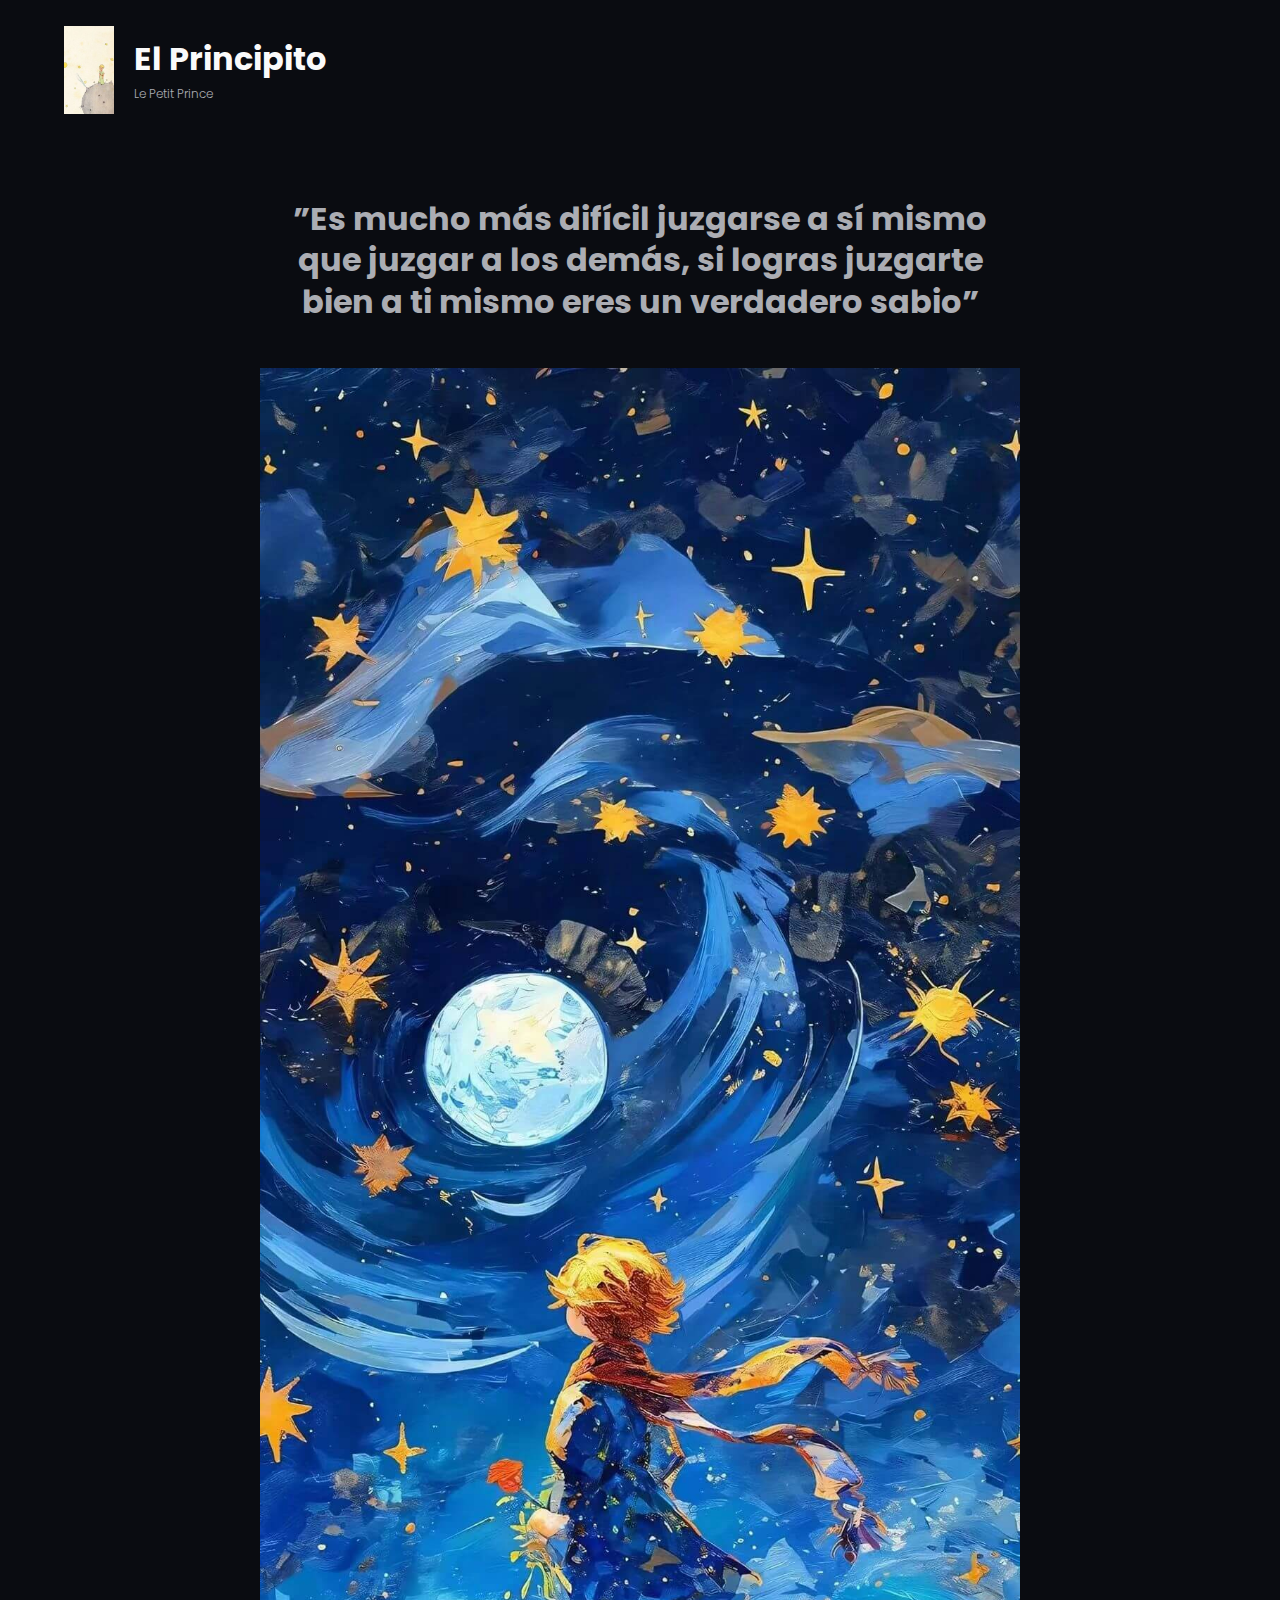
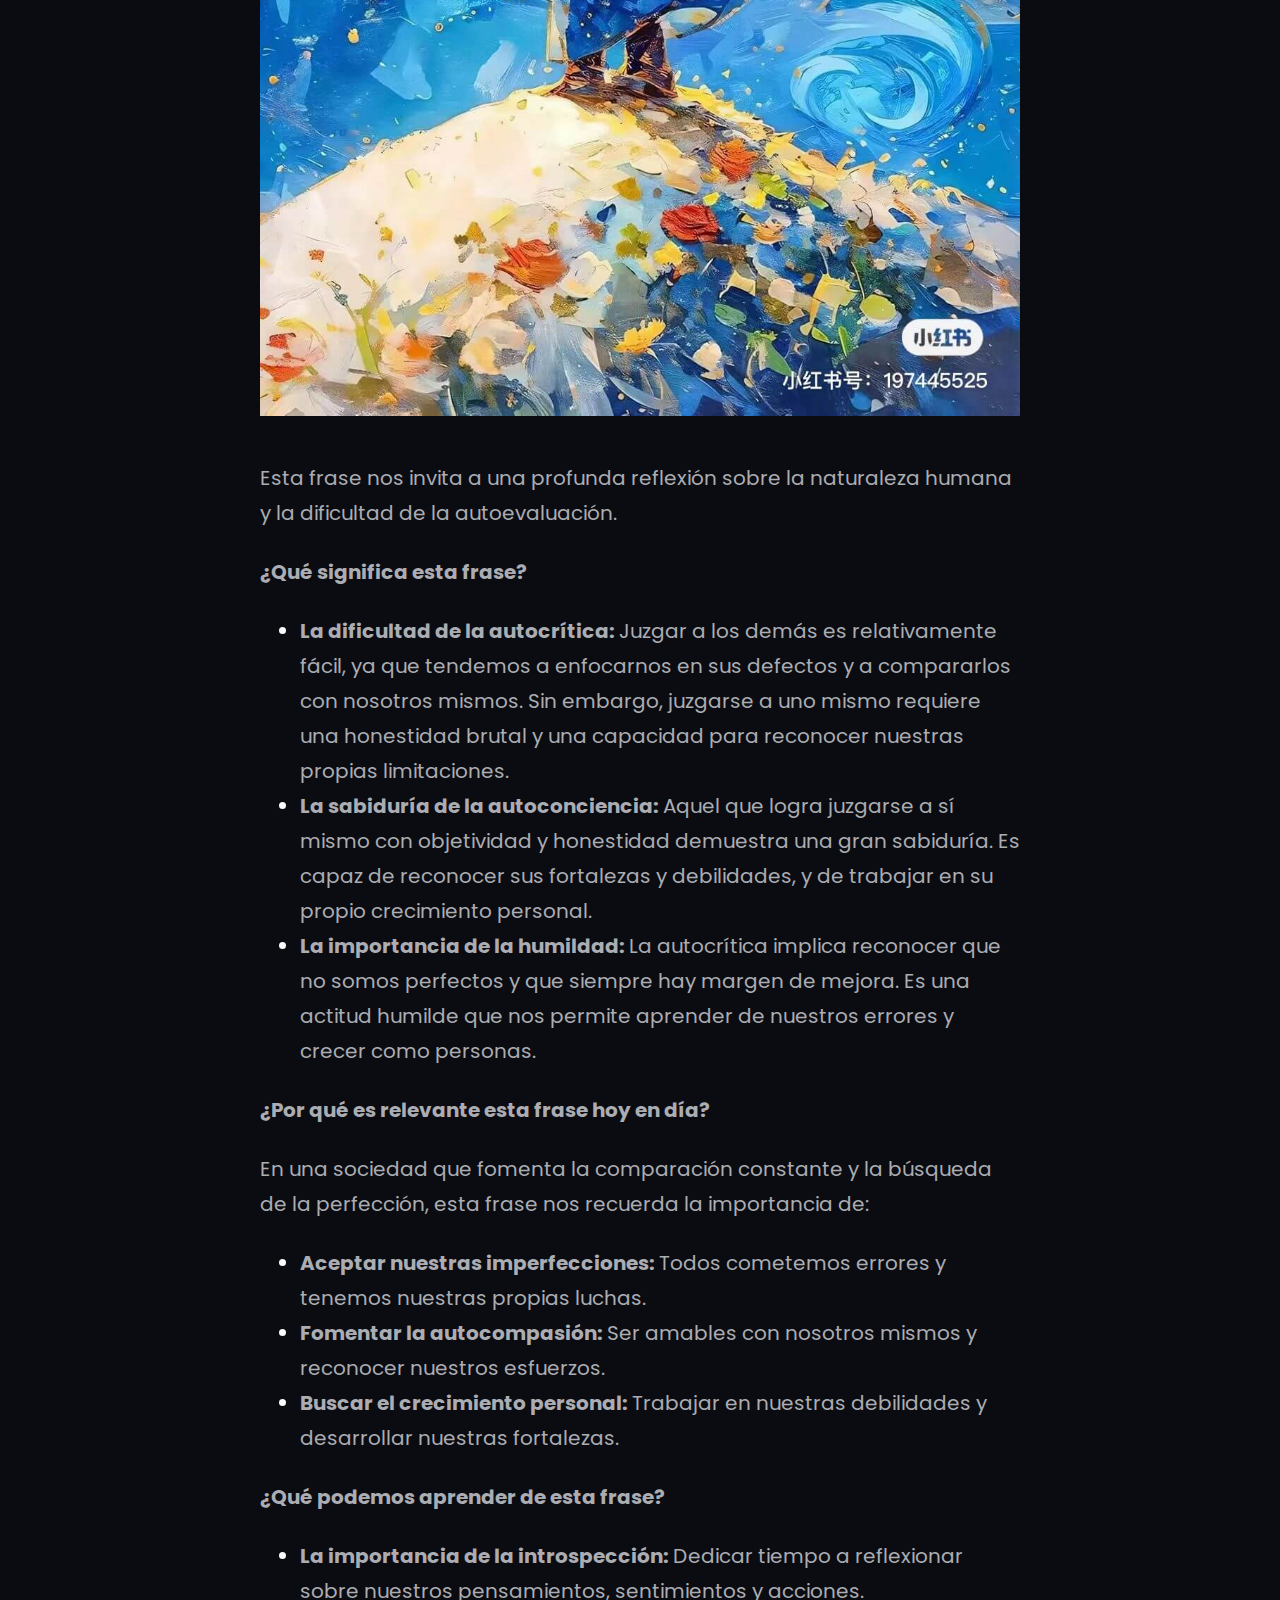
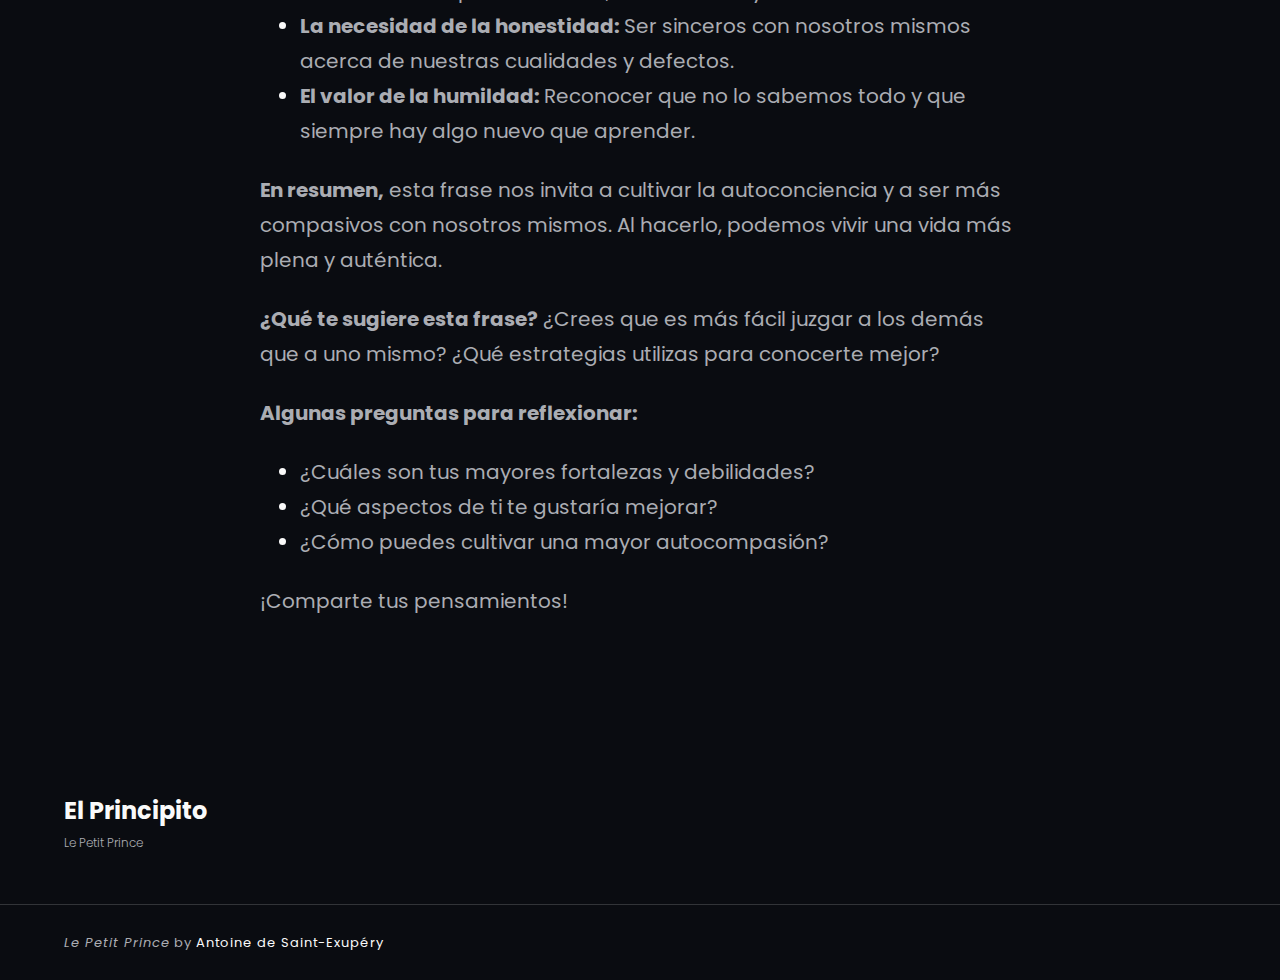
<file: es-mucho-mas-dificil-juzgarse-a-si-mismo-que-juzgar-a-los-demas-si-logras-juzgarte-bien-a-ti-mismo-eres-un-verdadero-sabio/index.html>
<!DOCTYPE html>
<html lang="es">
<head>
	<meta charset="UTF-8">
	<meta name="viewport" content="width=device-width, initial-scale=1">
<meta name="robots" content="max-image-preview:large">
<title>”Es mucho más difícil juzgarse a sí mismo que juzgar a los demás, si logras juzgarte bien a ti mismo eres un verdadero sabio” &#8211; El Principito</title>
<link rel="dns-prefetch" href="https://galgorium.github.io/ElPrincipito">
<link rel="alternate" type="application/rss+xml" title="El Principito &raquo; Feed" href="https://galgorium.github.io/ElPrincipito/feed/">
<link rel="alternate" type="application/rss+xml" title="El Principito &raquo; Feed de los comentarios" href="https://galgorium.github.io/ElPrincipito/comments/feed/">
<link rel="alternate" type="application/rss+xml" title="El Principito &raquo; Comentario ”Es mucho más difícil juzgarse a sí mismo que juzgar a los demás, si logras juzgarte bien a ti mismo eres un verdadero sabio” del feed" href="https://galgorium.github.io/ElPrincipito/es-mucho-mas-dificil-juzgarse-a-si-mismo-que-juzgar-a-los-demas-si-logras-juzgarte-bien-a-ti-mismo-eres-un-verdadero-sabio/feed/">
<script>
window._wpemojiSettings = {"baseUrl":"https:\/\/s.w.org\/images\/core\/emoji\/15.0.3\/72x72\/","ext":".png","svgUrl":"https:\/\/s.w.org\/images\/core\/emoji\/15.0.3\/svg\/","svgExt":".svg","source":{"concatemoji":"https:\/\/galgorium.github.io\/ElPrincipito\/wp-includes\/js\/wp-emoji-release.min.js?ver=6.6.2"}};
/*! This file is auto-generated */
!function(i,n){var o,s,e;function c(e){try{var t={supportTests:e,timestamp:(new Date).valueOf()};sessionStorage.setItem(o,JSON.stringify(t))}catch(e){}}function p(e,t,n){e.clearRect(0,0,e.canvas.width,e.canvas.height),e.fillText(t,0,0);var t=new Uint32Array(e.getImageData(0,0,e.canvas.width,e.canvas.height).data),r=(e.clearRect(0,0,e.canvas.width,e.canvas.height),e.fillText(n,0,0),new Uint32Array(e.getImageData(0,0,e.canvas.width,e.canvas.height).data));return t.every(function(e,t){return e===r[t]})}function u(e,t,n){switch(t){case"flag":return n(e,"🏳️‍⚧️","🏳️​⚧️")?!1:!n(e,"🇺🇳","🇺​🇳")&&!n(e,"🏴󠁧󠁢󠁥󠁮󠁧󠁿","🏴​󠁧​󠁢​󠁥​󠁮​󠁧​󠁿");case"emoji":return!n(e,"🐦‍⬛","🐦​⬛")}return!1}function f(e,t,n){var r="undefined"!=typeof WorkerGlobalScope&&self instanceof WorkerGlobalScope?new OffscreenCanvas(300,150):i.createElement("canvas"),a=r.getContext("2d",{willReadFrequently:!0}),o=(a.textBaseline="top",a.font="600 32px Arial",{});return e.forEach(function(e){o[e]=t(a,e,n)}),o}function t(e){var t=i.createElement("script");t.src=e,t.defer=!0,i.head.appendChild(t)}"undefined"!=typeof Promise&&(o="wpEmojiSettingsSupports",s=["flag","emoji"],n.supports={everything:!0,everythingExceptFlag:!0},e=new Promise(function(e){i.addEventListener("DOMContentLoaded",e,{once:!0})}),new Promise(function(t){var n=function(){try{var e=JSON.parse(sessionStorage.getItem(o));if("object"==typeof e&&"number"==typeof e.timestamp&&(new Date).valueOf()<e.timestamp+604800&&"object"==typeof e.supportTests)return e.supportTests}catch(e){}return null}();if(!n){if("undefined"!=typeof Worker&&"undefined"!=typeof OffscreenCanvas&&"undefined"!=typeof URL&&URL.createObjectURL&&"undefined"!=typeof Blob)try{var e="postMessage("+f.toString()+"("+[JSON.stringify(s),u.toString(),p.toString()].join(",")+"));",r=new Blob([e],{type:"text/javascript"}),a=new Worker(URL.createObjectURL(r),{name:"wpTestEmojiSupports"});return void(a.onmessage=function(e){c(n=e.data),a.terminate(),t(n)})}catch(e){}c(n=f(s,u,p))}t(n)}).then(function(e){for(var t in e)n.supports[t]=e[t],n.supports.everything=n.supports.everything&&n.supports[t],"flag"!==t&&(n.supports.everythingExceptFlag=n.supports.everythingExceptFlag&&n.supports[t]);n.supports.everythingExceptFlag=n.supports.everythingExceptFlag&&!n.supports.flag,n.DOMReady=!1,n.readyCallback=function(){n.DOMReady=!0}}).then(function(){return e}).then(function(){var e;n.supports.everything||(n.readyCallback(),(e=n.source||{}).concatemoji?t(e.concatemoji):e.wpemoji&&e.twemoji&&(t(e.twemoji),t(e.wpemoji)))}))}((window,document),window._wpemojiSettings);
</script>
<style id="wp-block-site-logo-inline-css">.wp-block-site-logo{box-sizing:border-box;line-height:0}.wp-block-site-logo a{display:inline-block;line-height:0}.wp-block-site-logo.is-default-size img{height:auto;width:120px}.wp-block-site-logo img{height:auto;max-width:100%}.wp-block-site-logo a,.wp-block-site-logo img{border-radius:inherit}.wp-block-site-logo.aligncenter{margin-left:auto;margin-right:auto;text-align:center}:root :where(.wp-block-site-logo.is-style-rounded){border-radius:9999px}</style>
<style id="wp-block-site-title-inline-css">:root :where(.wp-block-site-title a){color:inherit}</style>
<style id="wp-block-group-inline-css">.wp-block-group{box-sizing:border-box}:where(.wp-block-group.wp-block-group-is-layout-constrained){position:relative}</style>
<style id="wp-block-group-theme-inline-css">:where(.wp-block-group.has-background){padding:1.25em 2.375em}</style>
<style id="wp-block-template-part-theme-inline-css">:root :where(.wp-block-template-part.has-background){margin-bottom:0;margin-top:0;padding:1.25em 2.375em}</style>
<style id="wp-block-post-title-inline-css">.wp-block-post-title{box-sizing:border-box;word-break:break-word}.wp-block-post-title a{display:inline-block}</style>
<style id="wp-block-post-featured-image-inline-css">.wp-block-post-featured-image{margin-left:0;margin-right:0}.wp-block-post-featured-image a{display:block;height:100%}.wp-block-post-featured-image :where(img){box-sizing:border-box;height:auto;max-width:100%;vertical-align:bottom;width:100%}.wp-block-post-featured-image.alignfull img,.wp-block-post-featured-image.alignwide img{width:100%}.wp-block-post-featured-image .wp-block-post-featured-image__overlay.has-background-dim{background-color:#000;inset:0;position:absolute}.wp-block-post-featured-image{position:relative}.wp-block-post-featured-image .wp-block-post-featured-image__overlay.has-background-gradient{background-color:initial}.wp-block-post-featured-image .wp-block-post-featured-image__overlay.has-background-dim-0{opacity:0}.wp-block-post-featured-image .wp-block-post-featured-image__overlay.has-background-dim-10{opacity:.1}.wp-block-post-featured-image .wp-block-post-featured-image__overlay.has-background-dim-20{opacity:.2}.wp-block-post-featured-image .wp-block-post-featured-image__overlay.has-background-dim-30{opacity:.3}.wp-block-post-featured-image .wp-block-post-featured-image__overlay.has-background-dim-40{opacity:.4}.wp-block-post-featured-image .wp-block-post-featured-image__overlay.has-background-dim-50{opacity:.5}.wp-block-post-featured-image .wp-block-post-featured-image__overlay.has-background-dim-60{opacity:.6}.wp-block-post-featured-image .wp-block-post-featured-image__overlay.has-background-dim-70{opacity:.7}.wp-block-post-featured-image .wp-block-post-featured-image__overlay.has-background-dim-80{opacity:.8}.wp-block-post-featured-image .wp-block-post-featured-image__overlay.has-background-dim-90{opacity:.9}.wp-block-post-featured-image .wp-block-post-featured-image__overlay.has-background-dim-100{opacity:1}.wp-block-post-featured-image:where(.alignleft,.alignright){width:100%}</style>
<style id="wp-block-paragraph-inline-css">.is-small-text{font-size:.875em}.is-regular-text{font-size:1em}.is-large-text{font-size:2.25em}.is-larger-text{font-size:3em}.has-drop-cap:not(:focus):first-letter{float:left;font-size:8.4em;font-style:normal;font-weight:100;line-height:.68;margin:.05em .1em 0 0;text-transform:uppercase}body.rtl .has-drop-cap:not(:focus):first-letter{float:none;margin-left:.1em}p.has-drop-cap.has-background{overflow:hidden}:root :where(p.has-background){padding:1.25em 2.375em}:where(p.has-text-color:not(.has-link-color)) a{color:inherit}p.has-text-align-left[style*="writing-mode:vertical-lr"],p.has-text-align-right[style*="writing-mode:vertical-rl"]{rotate:180deg}</style>
<style id="wp-block-list-inline-css">ol,ul{box-sizing:border-box}:root :where(ul.has-background,ol.has-background){padding:1.25em 2.375em}</style>
<style id="wp-block-spacer-inline-css">.wp-block-spacer{clear:both}</style>
<style id="wp-block-columns-inline-css">.wp-block-columns{align-items:normal!important;box-sizing:border-box;display:flex;flex-wrap:wrap!important}@media (min-width:782px){.wp-block-columns{flex-wrap:nowrap!important}}.wp-block-columns.are-vertically-aligned-top{align-items:flex-start}.wp-block-columns.are-vertically-aligned-center{align-items:center}.wp-block-columns.are-vertically-aligned-bottom{align-items:flex-end}@media (max-width:781px){.wp-block-columns:not(.is-not-stacked-on-mobile)>.wp-block-column{flex-basis:100%!important}}@media (min-width:782px){.wp-block-columns:not(.is-not-stacked-on-mobile)>.wp-block-column{flex-basis:0;flex-grow:1}.wp-block-columns:not(.is-not-stacked-on-mobile)>.wp-block-column[style*=flex-basis]{flex-grow:0}}.wp-block-columns.is-not-stacked-on-mobile{flex-wrap:nowrap!important}.wp-block-columns.is-not-stacked-on-mobile>.wp-block-column{flex-basis:0;flex-grow:1}.wp-block-columns.is-not-stacked-on-mobile>.wp-block-column[style*=flex-basis]{flex-grow:0}:where(.wp-block-columns){margin-bottom:1.75em}:where(.wp-block-columns.has-background){padding:1.25em 2.375em}.wp-block-column{flex-grow:1;min-width:0;overflow-wrap:break-word;word-break:break-word}.wp-block-column.is-vertically-aligned-top{align-self:flex-start}.wp-block-column.is-vertically-aligned-center{align-self:center}.wp-block-column.is-vertically-aligned-bottom{align-self:flex-end}.wp-block-column.is-vertically-aligned-stretch{align-self:stretch}.wp-block-column.is-vertically-aligned-bottom,.wp-block-column.is-vertically-aligned-center,.wp-block-column.is-vertically-aligned-top{width:100%}</style>
<style id="wp-emoji-styles-inline-css">img.wp-smiley, img.emoji {
		display: inline !important;
		border: none !important;
		box-shadow: none !important;
		height: 1em !important;
		width: 1em !important;
		margin: 0 0.07em !important;
		vertical-align: -0.1em !important;
		background: none !important;
		padding: 0 !important;
	}</style>
<style id="wp-block-library-inline-css">:root{--wp-admin-theme-color:#007cba;--wp-admin-theme-color--rgb:0,124,186;--wp-admin-theme-color-darker-10:#006ba1;--wp-admin-theme-color-darker-10--rgb:0,107,161;--wp-admin-theme-color-darker-20:#005a87;--wp-admin-theme-color-darker-20--rgb:0,90,135;--wp-admin-border-width-focus:2px;--wp-block-synced-color:#7a00df;--wp-block-synced-color--rgb:122,0,223;--wp-bound-block-color:var(--wp-block-synced-color)}@media (min-resolution:192dpi){:root{--wp-admin-border-width-focus:1.5px}}.wp-element-button{cursor:pointer}:root{--wp--preset--font-size--normal:16px;--wp--preset--font-size--huge:42px}:root .has-very-light-gray-background-color{background-color:#eee}:root .has-very-dark-gray-background-color{background-color:#313131}:root .has-very-light-gray-color{color:#eee}:root .has-very-dark-gray-color{color:#313131}:root .has-vivid-green-cyan-to-vivid-cyan-blue-gradient-background{background:linear-gradient(135deg,#00d084,#0693e3)}:root .has-purple-crush-gradient-background{background:linear-gradient(135deg,#34e2e4,#4721fb 50%,#ab1dfe)}:root .has-hazy-dawn-gradient-background{background:linear-gradient(135deg,#faaca8,#dad0ec)}:root .has-subdued-olive-gradient-background{background:linear-gradient(135deg,#fafae1,#67a671)}:root .has-atomic-cream-gradient-background{background:linear-gradient(135deg,#fdd79a,#004a59)}:root .has-nightshade-gradient-background{background:linear-gradient(135deg,#330968,#31cdcf)}:root .has-midnight-gradient-background{background:linear-gradient(135deg,#020381,#2874fc)}.has-regular-font-size{font-size:1em}.has-larger-font-size{font-size:2.625em}.has-normal-font-size{font-size:var(--wp--preset--font-size--normal)}.has-huge-font-size{font-size:var(--wp--preset--font-size--huge)}.has-text-align-center{text-align:center}.has-text-align-left{text-align:left}.has-text-align-right{text-align:right}#end-resizable-editor-section{display:none}.aligncenter{clear:both}.items-justified-left{justify-content:flex-start}.items-justified-center{justify-content:center}.items-justified-right{justify-content:flex-end}.items-justified-space-between{justify-content:space-between}.screen-reader-text{border:0;clip:rect(1px,1px,1px,1px);clip-path:inset(50%);height:1px;margin:-1px;overflow:hidden;padding:0;position:absolute;width:1px;word-wrap:normal!important}.screen-reader-text:focus{background-color:#ddd;clip:auto!important;clip-path:none;color:#444;display:block;font-size:1em;height:auto;left:5px;line-height:normal;padding:15px 23px 14px;text-decoration:none;top:5px;width:auto;z-index:100000}html :where(.has-border-color){border-style:solid}html :where([style*=border-top-color]){border-top-style:solid}html :where([style*=border-right-color]){border-right-style:solid}html :where([style*=border-bottom-color]){border-bottom-style:solid}html :where([style*=border-left-color]){border-left-style:solid}html :where([style*=border-width]){border-style:solid}html :where([style*=border-top-width]){border-top-style:solid}html :where([style*=border-right-width]){border-right-style:solid}html :where([style*=border-bottom-width]){border-bottom-style:solid}html :where([style*=border-left-width]){border-left-style:solid}html :where(img[class*=wp-image-]){height:auto;max-width:100%}:where(figure){margin:0 0 1em}html :where(.is-position-sticky){--wp-admin--admin-bar--position-offset:var(--wp-admin--admin-bar--height,0px)}@media screen and (max-width:600px){html :where(.is-position-sticky){--wp-admin--admin-bar--position-offset:0px}}</style>
<style id="global-styles-inline-css">:root{--wp--preset--aspect-ratio--square: 1;--wp--preset--aspect-ratio--4-3: 4/3;--wp--preset--aspect-ratio--3-4: 3/4;--wp--preset--aspect-ratio--3-2: 3/2;--wp--preset--aspect-ratio--2-3: 2/3;--wp--preset--aspect-ratio--16-9: 16/9;--wp--preset--aspect-ratio--9-16: 9/16;--wp--preset--color--black: #000000;--wp--preset--color--cyan-bluish-gray: #abb8c3;--wp--preset--color--white: #ffffff;--wp--preset--color--pale-pink: #f78da7;--wp--preset--color--vivid-red: #cf2e2e;--wp--preset--color--luminous-vivid-orange: #ff6900;--wp--preset--color--luminous-vivid-amber: #fcb900;--wp--preset--color--light-green-cyan: #7bdcb5;--wp--preset--color--vivid-green-cyan: #00d084;--wp--preset--color--pale-cyan-blue: #8ed1fc;--wp--preset--color--vivid-cyan-blue: #0693e3;--wp--preset--color--vivid-purple: #9b51e0;--wp--preset--color--background: #0A0C11;--wp--preset--color--foreground: #ffffff;--wp--preset--color--primary: #2292b1;--wp--preset--color--secondary: #222222;--wp--preset--color--tertiary: #0a0a0a;--wp--preset--color--text-link: #fafafa;--wp--preset--color--body-text: #abadb3;--wp--preset--color--meta: #666666;--wp--preset--color--border-color: #323438;--wp--preset--color--color-light: #fbfbfb;--wp--preset--color--color-dark: #000000;--wp--preset--color--footer-text: #999999;--wp--preset--color--footer-border-dark: #313131;--wp--preset--color--gray: #cccccc;--wp--preset--color--patrick-blue: #1b3385;--wp--preset--color--blue-green: #25c5c9;--wp--preset--gradient--vivid-cyan-blue-to-vivid-purple: linear-gradient(135deg,rgba(6,147,227,1) 0%,rgb(155,81,224) 100%);--wp--preset--gradient--light-green-cyan-to-vivid-green-cyan: linear-gradient(135deg,rgb(122,220,180) 0%,rgb(0,208,130) 100%);--wp--preset--gradient--luminous-vivid-amber-to-luminous-vivid-orange: linear-gradient(135deg,rgba(252,185,0,1) 0%,rgba(255,105,0,1) 100%);--wp--preset--gradient--luminous-vivid-orange-to-vivid-red: linear-gradient(135deg,rgba(255,105,0,1) 0%,rgb(207,46,46) 100%);--wp--preset--gradient--very-light-gray-to-cyan-bluish-gray: linear-gradient(135deg,rgb(238,238,238) 0%,rgb(169,184,195) 100%);--wp--preset--gradient--cool-to-warm-spectrum: linear-gradient(135deg,rgb(74,234,220) 0%,rgb(151,120,209) 20%,rgb(207,42,186) 40%,rgb(238,44,130) 60%,rgb(251,105,98) 80%,rgb(254,248,76) 100%);--wp--preset--gradient--blush-light-purple: linear-gradient(135deg,rgb(255,206,236) 0%,rgb(152,150,240) 100%);--wp--preset--gradient--blush-bordeaux: linear-gradient(135deg,rgb(254,205,165) 0%,rgb(254,45,45) 50%,rgb(107,0,62) 100%);--wp--preset--gradient--luminous-dusk: linear-gradient(135deg,rgb(255,203,112) 0%,rgb(199,81,192) 50%,rgb(65,88,208) 100%);--wp--preset--gradient--pale-ocean: linear-gradient(135deg,rgb(255,245,203) 0%,rgb(182,227,212) 50%,rgb(51,167,181) 100%);--wp--preset--gradient--electric-grass: linear-gradient(135deg,rgb(202,248,128) 0%,rgb(113,206,126) 100%);--wp--preset--gradient--midnight: linear-gradient(135deg,rgb(2,3,129) 0%,rgb(40,116,252) 100%);--wp--preset--gradient--horizontal-patrick-blue-to-blue-green: linear-gradient(to right,var(--wp--preset--color--patrick-blue) 0%,var(--wp--preset--color--blue-green) 100%);--wp--preset--font-size--small: 15px;--wp--preset--font-size--medium: 16px;--wp--preset--font-size--large: clamp(24px,4.2vw,32px);--wp--preset--font-size--x-large: 42px;--wp--preset--font-size--tiny: 13px;--wp--preset--font-size--extra-small: 14px;--wp--preset--font-size--upper-heading: 18px;--wp--preset--font-size--normal: clamp(18px,1.6vw,20px);--wp--preset--font-size--content-heading: clamp(22px,3vw,24px);--wp--preset--font-size--extra-large: clamp(28px,6vw,36px);--wp--preset--font-size--product-heading: clamp(32px,4.8vw,42px);--wp--preset--font-size--huge: clamp(42px,5.2vw,80px);--wp--preset--font-size--colossal: clamp(46px,5.2vw,110px);--wp--preset--font-family--poppins: "Poppins", serif;--wp--preset--spacing--20: 0.44rem;--wp--preset--spacing--30: 0.67rem;--wp--preset--spacing--40: 1rem;--wp--preset--spacing--50: 1.5rem;--wp--preset--spacing--60: 2.25rem;--wp--preset--spacing--70: 3.38rem;--wp--preset--spacing--80: 5.06rem;--wp--preset--shadow--natural: 6px 6px 9px rgba(0, 0, 0, 0.2);--wp--preset--shadow--deep: 12px 12px 50px rgba(0, 0, 0, 0.4);--wp--preset--shadow--sharp: 6px 6px 0px rgba(0, 0, 0, 0.2);--wp--preset--shadow--outlined: 6px 6px 0px -3px rgba(255, 255, 255, 1), 6px 6px rgba(0, 0, 0, 1);--wp--preset--shadow--crisp: 6px 6px 0px rgba(0, 0, 0, 1);--wp--custom--spacing--tiny: clamp(21px, 2vw, 28px);--wp--custom--spacing--extra-small: clamp(28px, 3.5vw, 35px);--wp--custom--spacing--wp-comment-horizontal: clamp(30px, 3.7vw, 70px);--wp--custom--spacing--wp-comment-vertical: clamp(30px, 3.5vw, 49px);--wp--custom--spacing--wp-block-sidebar: clamp(7px,3.5vw,60px);--wp--custom--spacing--wp-block-sidebar-widget: clamp(35px, 3.5vw, 49px);--wp--custom--spacing--wp-block-page-numbers: clamp(49px, 3.3vw, 63px);--wp--custom--spacing--wp-footer-vertical: clamp(30px, 4vw, 70px);--wp--custom--spacing--normal: clamp(30px, 3.5vw, 40px);--wp--custom--spacing--small: max(1.75rem, 5vw);--wp--custom--spacing--medium: clamp(2rem, 8vw, calc(4 * var(--wp--style--block-gap)));--wp--custom--spacing--large: clamp(3.5rem, 10vw, 5.0625rem);--wp--custom--spacing--outer: var(--wp--custom--spacing--small, 1.25rem);--wp--custom--spacing--section-block-top: clamp(42px, 7.5vw, 140px);--wp--custom--spacing--section-block-bottom: clamp(12px, 5.5vw, 70px);--wp--custom--spacing--section-pricing-content: clamp(21px, 5.5vw, 42px);--wp--custom--spacing--main-block-gap: clamp(42px, 4.5vw, 70px);--wp--custom--spacing--testimonial-inner-gap: clamp(35px, 3.5vw, 42px);--wp--custom--spacing--group-heading-bottom-gap: clamp(35px, 3.5vw, 56px);--wp--custom--typography--font-size--heading-one: clamp(36px,3.5vw,58px);--wp--custom--typography--font-size--heading-two: clamp(32px,2.6vw,49px);--wp--custom--typography--font-size--heading-three: clamp(28px,1.9vw,36px);--wp--custom--typography--font-size--heading-four: clamp(24px,2vw,28px);--wp--custom--typography--font-size--heading-five: clamp(22px,1.3vw,24px);--wp--custom--typography--font-size--heading-six: 18px;--wp--custom--typography--font-size--huge-post-title: clamp(38px,4vw,70px);--wp--custom--typography--line-height--heading-one: 1.38;--wp--custom--typography--line-height--heading-two: 1.43;--wp--custom--typography--line-height--heading-three: 1.31;--wp--custom--typography--line-height--heading-four: 1.5;--wp--custom--typography--line-height--heading-five: 1.458333333333333;--wp--custom--typography--line-height--heading-six: 1.56;--wp--custom--typography--line-height--paragraph: 1.75;--wp--custom--typography--line-height--post-title: 1.38;--wp--custom--typography--line-height--extra-small: 21px;--wp--custom--typography--line-height--small: 28px;--wp--custom--typography--line-height--normal: normal;--wp--custom--typography--font-weight--light: 300;--wp--custom--typography--font-weight--regular: 400;--wp--custom--typography--font-weight--medium: 500;--wp--custom--typography--font-weight--bold: 700;--wp--custom--typography--font-weight--black: 900;}:root { --wp--style--global--content-size: 760px;--wp--style--global--wide-size: 1400px; }:where(body) { margin: 0; }.wp-site-blocks > .alignleft { float: left; margin-right: 2em; }.wp-site-blocks > .alignright { float: right; margin-left: 2em; }.wp-site-blocks > .aligncenter { justify-content: center; margin-left: auto; margin-right: auto; }:where(.wp-site-blocks) > * { margin-block-start: 1.5rem; margin-block-end: 0; }:where(.wp-site-blocks) > :first-child { margin-block-start: 0; }:where(.wp-site-blocks) > :last-child { margin-block-end: 0; }:root { --wp--style--block-gap: 1.5rem; }:root :where(.is-layout-flow) > :first-child{margin-block-start: 0;}:root :where(.is-layout-flow) > :last-child{margin-block-end: 0;}:root :where(.is-layout-flow) > *{margin-block-start: 1.5rem;margin-block-end: 0;}:root :where(.is-layout-constrained) > :first-child{margin-block-start: 0;}:root :where(.is-layout-constrained) > :last-child{margin-block-end: 0;}:root :where(.is-layout-constrained) > *{margin-block-start: 1.5rem;margin-block-end: 0;}:root :where(.is-layout-flex){gap: 1.5rem;}:root :where(.is-layout-grid){gap: 1.5rem;}.is-layout-flow > .alignleft{float: left;margin-inline-start: 0;margin-inline-end: 2em;}.is-layout-flow > .alignright{float: right;margin-inline-start: 2em;margin-inline-end: 0;}.is-layout-flow > .aligncenter{margin-left: auto !important;margin-right: auto !important;}.is-layout-constrained > .alignleft{float: left;margin-inline-start: 0;margin-inline-end: 2em;}.is-layout-constrained > .alignright{float: right;margin-inline-start: 2em;margin-inline-end: 0;}.is-layout-constrained > .aligncenter{margin-left: auto !important;margin-right: auto !important;}.is-layout-constrained > :where(:not(.alignleft):not(.alignright):not(.alignfull)){max-width: var(--wp--style--global--content-size);margin-left: auto !important;margin-right: auto !important;}.is-layout-constrained > .alignwide{max-width: var(--wp--style--global--wide-size);}body .is-layout-flex{display: flex;}.is-layout-flex{flex-wrap: wrap;align-items: center;}.is-layout-flex > :is(*, div){margin: 0;}body .is-layout-grid{display: grid;}.is-layout-grid > :is(*, div){margin: 0;}body{background-color: var(--wp--preset--color--background);color: var(--wp--preset--color--body-text);font-family: var(--wp--preset--font-family--poppins);font-size: var(--wp--preset--font-size--normal);font-weight: 400;line-height: var(--wp--custom--typography--line-height--paragraph);padding-top: 0px;padding-right: 0px;padding-bottom: 0px;padding-left: 0px;}a:where(:not(.wp-element-button)){color: var(--wp--preset--color--text-link);text-decoration: underline;}h1{font-size: var(--wp--custom--typography--font-size--heading-one);line-height: var(--wp--custom--typography--line-height--heading-one);}h2{font-size: var(--wp--custom--typography--font-size--heading-two);line-height: var(--wp--custom--typography--line-height--heading-two);}h3{font-size: var(--wp--custom--typography--font-size--heading-three);line-height: var(--wp--custom--typography--line-height--heading-three);}h4{font-size: var(--wp--custom--typography--font-size--heading-four);line-height: var(--wp--custom--typography--line-height--heading-four);}h5{font-size: var(--wp--custom--typography--font-size--heading-five);line-height: var(--wp--custom--typography--line-height--heading-five);}h6{font-size: var(--wp--custom--typography--font-size--heading-six);line-height: var(--wp--custom--typography--line-height--heading-six);}:root :where(.wp-element-button, .wp-block-button__link){background-color: #32373c;border-width: 0;color: #fff;font-family: inherit;font-size: inherit;line-height: inherit;padding: calc(0.667em + 2px) calc(1.333em + 2px);text-decoration: none;}.has-black-color{color: var(--wp--preset--color--black) !important;}.has-cyan-bluish-gray-color{color: var(--wp--preset--color--cyan-bluish-gray) !important;}.has-white-color{color: var(--wp--preset--color--white) !important;}.has-pale-pink-color{color: var(--wp--preset--color--pale-pink) !important;}.has-vivid-red-color{color: var(--wp--preset--color--vivid-red) !important;}.has-luminous-vivid-orange-color{color: var(--wp--preset--color--luminous-vivid-orange) !important;}.has-luminous-vivid-amber-color{color: var(--wp--preset--color--luminous-vivid-amber) !important;}.has-light-green-cyan-color{color: var(--wp--preset--color--light-green-cyan) !important;}.has-vivid-green-cyan-color{color: var(--wp--preset--color--vivid-green-cyan) !important;}.has-pale-cyan-blue-color{color: var(--wp--preset--color--pale-cyan-blue) !important;}.has-vivid-cyan-blue-color{color: var(--wp--preset--color--vivid-cyan-blue) !important;}.has-vivid-purple-color{color: var(--wp--preset--color--vivid-purple) !important;}.has-background-color{color: var(--wp--preset--color--background) !important;}.has-foreground-color{color: var(--wp--preset--color--foreground) !important;}.has-primary-color{color: var(--wp--preset--color--primary) !important;}.has-secondary-color{color: var(--wp--preset--color--secondary) !important;}.has-tertiary-color{color: var(--wp--preset--color--tertiary) !important;}.has-text-link-color{color: var(--wp--preset--color--text-link) !important;}.has-body-text-color{color: var(--wp--preset--color--body-text) !important;}.has-meta-color{color: var(--wp--preset--color--meta) !important;}.has-border-color-color{color: var(--wp--preset--color--border-color) !important;}.has-color-light-color{color: var(--wp--preset--color--color-light) !important;}.has-color-dark-color{color: var(--wp--preset--color--color-dark) !important;}.has-footer-text-color{color: var(--wp--preset--color--footer-text) !important;}.has-footer-border-dark-color{color: var(--wp--preset--color--footer-border-dark) !important;}.has-gray-color{color: var(--wp--preset--color--gray) !important;}.has-patrick-blue-color{color: var(--wp--preset--color--patrick-blue) !important;}.has-blue-green-color{color: var(--wp--preset--color--blue-green) !important;}.has-black-background-color{background-color: var(--wp--preset--color--black) !important;}.has-cyan-bluish-gray-background-color{background-color: var(--wp--preset--color--cyan-bluish-gray) !important;}.has-white-background-color{background-color: var(--wp--preset--color--white) !important;}.has-pale-pink-background-color{background-color: var(--wp--preset--color--pale-pink) !important;}.has-vivid-red-background-color{background-color: var(--wp--preset--color--vivid-red) !important;}.has-luminous-vivid-orange-background-color{background-color: var(--wp--preset--color--luminous-vivid-orange) !important;}.has-luminous-vivid-amber-background-color{background-color: var(--wp--preset--color--luminous-vivid-amber) !important;}.has-light-green-cyan-background-color{background-color: var(--wp--preset--color--light-green-cyan) !important;}.has-vivid-green-cyan-background-color{background-color: var(--wp--preset--color--vivid-green-cyan) !important;}.has-pale-cyan-blue-background-color{background-color: var(--wp--preset--color--pale-cyan-blue) !important;}.has-vivid-cyan-blue-background-color{background-color: var(--wp--preset--color--vivid-cyan-blue) !important;}.has-vivid-purple-background-color{background-color: var(--wp--preset--color--vivid-purple) !important;}.has-background-background-color{background-color: var(--wp--preset--color--background) !important;}.has-foreground-background-color{background-color: var(--wp--preset--color--foreground) !important;}.has-primary-background-color{background-color: var(--wp--preset--color--primary) !important;}.has-secondary-background-color{background-color: var(--wp--preset--color--secondary) !important;}.has-tertiary-background-color{background-color: var(--wp--preset--color--tertiary) !important;}.has-text-link-background-color{background-color: var(--wp--preset--color--text-link) !important;}.has-body-text-background-color{background-color: var(--wp--preset--color--body-text) !important;}.has-meta-background-color{background-color: var(--wp--preset--color--meta) !important;}.has-border-color-background-color{background-color: var(--wp--preset--color--border-color) !important;}.has-color-light-background-color{background-color: var(--wp--preset--color--color-light) !important;}.has-color-dark-background-color{background-color: var(--wp--preset--color--color-dark) !important;}.has-footer-text-background-color{background-color: var(--wp--preset--color--footer-text) !important;}.has-footer-border-dark-background-color{background-color: var(--wp--preset--color--footer-border-dark) !important;}.has-gray-background-color{background-color: var(--wp--preset--color--gray) !important;}.has-patrick-blue-background-color{background-color: var(--wp--preset--color--patrick-blue) !important;}.has-blue-green-background-color{background-color: var(--wp--preset--color--blue-green) !important;}.has-black-border-color{border-color: var(--wp--preset--color--black) !important;}.has-cyan-bluish-gray-border-color{border-color: var(--wp--preset--color--cyan-bluish-gray) !important;}.has-white-border-color{border-color: var(--wp--preset--color--white) !important;}.has-pale-pink-border-color{border-color: var(--wp--preset--color--pale-pink) !important;}.has-vivid-red-border-color{border-color: var(--wp--preset--color--vivid-red) !important;}.has-luminous-vivid-orange-border-color{border-color: var(--wp--preset--color--luminous-vivid-orange) !important;}.has-luminous-vivid-amber-border-color{border-color: var(--wp--preset--color--luminous-vivid-amber) !important;}.has-light-green-cyan-border-color{border-color: var(--wp--preset--color--light-green-cyan) !important;}.has-vivid-green-cyan-border-color{border-color: var(--wp--preset--color--vivid-green-cyan) !important;}.has-pale-cyan-blue-border-color{border-color: var(--wp--preset--color--pale-cyan-blue) !important;}.has-vivid-cyan-blue-border-color{border-color: var(--wp--preset--color--vivid-cyan-blue) !important;}.has-vivid-purple-border-color{border-color: var(--wp--preset--color--vivid-purple) !important;}.has-background-border-color{border-color: var(--wp--preset--color--background) !important;}.has-foreground-border-color{border-color: var(--wp--preset--color--foreground) !important;}.has-primary-border-color{border-color: var(--wp--preset--color--primary) !important;}.has-secondary-border-color{border-color: var(--wp--preset--color--secondary) !important;}.has-tertiary-border-color{border-color: var(--wp--preset--color--tertiary) !important;}.has-text-link-border-color{border-color: var(--wp--preset--color--text-link) !important;}.has-body-text-border-color{border-color: var(--wp--preset--color--body-text) !important;}.has-meta-border-color{border-color: var(--wp--preset--color--meta) !important;}.has-border-color-border-color{border-color: var(--wp--preset--color--border-color) !important;}.has-color-light-border-color{border-color: var(--wp--preset--color--color-light) !important;}.has-color-dark-border-color{border-color: var(--wp--preset--color--color-dark) !important;}.has-footer-text-border-color{border-color: var(--wp--preset--color--footer-text) !important;}.has-footer-border-dark-border-color{border-color: var(--wp--preset--color--footer-border-dark) !important;}.has-gray-border-color{border-color: var(--wp--preset--color--gray) !important;}.has-patrick-blue-border-color{border-color: var(--wp--preset--color--patrick-blue) !important;}.has-blue-green-border-color{border-color: var(--wp--preset--color--blue-green) !important;}.has-vivid-cyan-blue-to-vivid-purple-gradient-background{background: var(--wp--preset--gradient--vivid-cyan-blue-to-vivid-purple) !important;}.has-light-green-cyan-to-vivid-green-cyan-gradient-background{background: var(--wp--preset--gradient--light-green-cyan-to-vivid-green-cyan) !important;}.has-luminous-vivid-amber-to-luminous-vivid-orange-gradient-background{background: var(--wp--preset--gradient--luminous-vivid-amber-to-luminous-vivid-orange) !important;}.has-luminous-vivid-orange-to-vivid-red-gradient-background{background: var(--wp--preset--gradient--luminous-vivid-orange-to-vivid-red) !important;}.has-very-light-gray-to-cyan-bluish-gray-gradient-background{background: var(--wp--preset--gradient--very-light-gray-to-cyan-bluish-gray) !important;}.has-cool-to-warm-spectrum-gradient-background{background: var(--wp--preset--gradient--cool-to-warm-spectrum) !important;}.has-blush-light-purple-gradient-background{background: var(--wp--preset--gradient--blush-light-purple) !important;}.has-blush-bordeaux-gradient-background{background: var(--wp--preset--gradient--blush-bordeaux) !important;}.has-luminous-dusk-gradient-background{background: var(--wp--preset--gradient--luminous-dusk) !important;}.has-pale-ocean-gradient-background{background: var(--wp--preset--gradient--pale-ocean) !important;}.has-electric-grass-gradient-background{background: var(--wp--preset--gradient--electric-grass) !important;}.has-midnight-gradient-background{background: var(--wp--preset--gradient--midnight) !important;}.has-horizontal-patrick-blue-to-blue-green-gradient-background{background: var(--wp--preset--gradient--horizontal-patrick-blue-to-blue-green) !important;}.has-small-font-size{font-size: var(--wp--preset--font-size--small) !important;}.has-medium-font-size{font-size: var(--wp--preset--font-size--medium) !important;}.has-large-font-size{font-size: var(--wp--preset--font-size--large) !important;}.has-x-large-font-size{font-size: var(--wp--preset--font-size--x-large) !important;}.has-tiny-font-size{font-size: var(--wp--preset--font-size--tiny) !important;}.has-extra-small-font-size{font-size: var(--wp--preset--font-size--extra-small) !important;}.has-upper-heading-font-size{font-size: var(--wp--preset--font-size--upper-heading) !important;}.has-normal-font-size{font-size: var(--wp--preset--font-size--normal) !important;}.has-content-heading-font-size{font-size: var(--wp--preset--font-size--content-heading) !important;}.has-extra-large-font-size{font-size: var(--wp--preset--font-size--extra-large) !important;}.has-product-heading-font-size{font-size: var(--wp--preset--font-size--product-heading) !important;}.has-huge-font-size{font-size: var(--wp--preset--font-size--huge) !important;}.has-colossal-font-size{font-size: var(--wp--preset--font-size--colossal) !important;}.has-poppins-font-family{font-family: var(--wp--preset--font-family--poppins) !important;}
:root :where(.wp-block-post-title){font-size: var(--wp--custom--typography--font-size--heading-four);font-weight: var(--wp--custom--typography--font-weight--bold);line-height: var(--wp--custom--typography--line-height--heading-four);}
:root :where(.wp-block-site-title){font-size: var(--wp--preset--font-size--large);font-weight: var(--wp--custom--typography--font-weight--bold);line-height: var(--wp--custom--typography--line-height--normal);}
:root :where(.wp-block-site-tagline){color: var(--wp--preset--color--body-text);font-size: 12px;font-weight: 300;margin-top: 0;}</style>
<style id="core-block-supports-inline-css">.wp-container-core-group-is-layout-2{gap:20px;}.wp-container-core-group-is-layout-3{justify-content:space-between;}.wp-container-core-group-is-layout-10 > *{margin-block-start:0;margin-block-end:0;}.wp-container-core-group-is-layout-10 > * + *{margin-block-start:0px;margin-block-end:0;}.wp-container-core-columns-is-layout-1{flex-wrap:nowrap;}.wp-container-core-group-is-layout-14{justify-content:space-between;}</style>
<style id="wp-block-template-skip-link-inline-css">.skip-link.screen-reader-text {
			border: 0;
			clip: rect(1px,1px,1px,1px);
			clip-path: inset(50%);
			height: 1px;
			margin: -1px;
			overflow: hidden;
			padding: 0;
			position: absolute !important;
			width: 1px;
			word-wrap: normal !important;
		}

		.skip-link.screen-reader-text:focus {
			background-color: #eee;
			clip: auto !important;
			clip-path: none;
			color: #444;
			display: block;
			font-size: 1em;
			height: auto;
			left: 5px;
			line-height: normal;
			padding: 15px 23px 14px;
			text-decoration: none;
			top: 5px;
			width: auto;
			z-index: 100000;
		}</style>
<link rel="stylesheet" id="bizboost-style-css" href="https://galgorium.github.io/ElPrincipito/wp-content/themes/bizboost/style.css?ver=1718298565" media="all">
<link rel="https://api.w.org/" href="https://galgorium.github.io/ElPrincipito/wp-json/">
<link rel="alternate" title="JSON" type="application/json" href="https://galgorium.github.io/ElPrincipito/wp-json/wp/v2/posts/80">
<link rel="EditURI" type="application/rsd+xml" title="RSD" href="https://galgorium.github.io/ElPrincipito/xmlrpc.php?rsd">
<meta name="generator" content="WordPress 6.6.2">
<link rel="canonical" href="https://galgorium.github.io/ElPrincipito/es-mucho-mas-dificil-juzgarse-a-si-mismo-que-juzgar-a-los-demas-si-logras-juzgarte-bien-a-ti-mismo-eres-un-verdadero-sabio/">
<link rel="shortlink" href="https://galgorium.github.io/ElPrincipito/?p=80">
<link rel="alternate" title="oEmbed (JSON)" type="application/json+oembed" href="https://galgorium.github.io/ElPrincipito/wp-json/oembed/1.0/embed?url=http%3A%2F%2Fhttps%3A%2F%2Fgalgorium.github.io%2FElPrincipito%2Fes-mucho-mas-dificil-juzgarse-a-si-mismo-que-juzgar-a-los-demas-si-logras-juzgarte-bien-a-ti-mismo-eres-un-verdadero-sabio%2F">
<link rel="alternate" title="oEmbed (XML)" type="text/xml+oembed" href="https://galgorium.github.io/ElPrincipito/wp-json/oembed/1.0/embed?url=http%3A%2F%2Fhttps%3A%2F%2Fgalgorium.github.io%2FElPrincipito%2Fes-mucho-mas-dificil-juzgarse-a-si-mismo-que-juzgar-a-los-demas-si-logras-juzgarte-bien-a-ti-mismo-eres-un-verdadero-sabio%2F#038;format=xml">
<style id="wp-fonts-local">@font-face{font-family:Poppins;font-style:normal;font-weight:300;font-display:fallback;src:url('https://galgorium.github.io/ElPrincipito/wp-content/themes/bizboost/assets/fonts/poppins/Poppins-Light.woff2') format('woff2');font-stretch:normal;}
@font-face{font-family:Poppins;font-style:normal;font-weight:400;font-display:fallback;src:url('https://galgorium.github.io/ElPrincipito/wp-content/themes/bizboost/assets/fonts/poppins/Poppins-Regular.woff2') format('woff2');font-stretch:normal;}
@font-face{font-family:Poppins;font-style:italic;font-weight:400;font-display:fallback;src:url('https://galgorium.github.io/ElPrincipito/wp-content/themes/bizboost/assets/fonts/poppins/Poppins-Italic.woff2') format('woff2');font-stretch:normal;}
@font-face{font-family:Poppins;font-style:normal;font-weight:500;font-display:fallback;src:url('https://galgorium.github.io/ElPrincipito/wp-content/themes/bizboost/assets/fonts/poppins/Poppins-Medium.woff2') format('woff2');font-stretch:normal;}
@font-face{font-family:Poppins;font-style:normal;font-weight:600;font-display:fallback;src:url('https://galgorium.github.io/ElPrincipito/wp-content/themes/bizboost/assets/fonts/poppins/Poppins-SemiBold.woff2') format('woff2');font-stretch:normal;}
@font-face{font-family:Poppins;font-style:normal;font-weight:700;font-display:fallback;src:url('https://galgorium.github.io/ElPrincipito/wp-content/themes/bizboost/assets/fonts/poppins/Poppins-Bold.woff2') format('woff2');font-stretch:normal;}
@font-face{font-family:Poppins;font-style:normal;font-weight:800;font-display:fallback;src:url('https://galgorium.github.io/ElPrincipito/wp-content/themes/bizboost/assets/fonts/poppins/Poppins-ExtraBold.woff2') format('woff2');font-stretch:normal;}
@font-face{font-family:Poppins;font-style:normal;font-weight:900;font-display:fallback;src:url('https://galgorium.github.io/ElPrincipito/wp-content/themes/bizboost/assets/fonts/poppins/Poppins-Black.woff2') format('woff2');font-stretch:normal;}</style>
<link rel="icon" href="https://galgorium.github.io/ElPrincipito/wp-content/uploads/2024/06/Le-Petit-Prince-150x150.jpg" sizes="32x32">
<link rel="icon" href="https://galgorium.github.io/ElPrincipito/wp-content/uploads/2024/06/Le-Petit-Prince.jpg" sizes="192x192">
<link rel="apple-touch-icon" href="https://galgorium.github.io/ElPrincipito/wp-content/uploads/2024/06/Le-Petit-Prince.jpg">
<meta name="msapplication-TileImage" content="https://galgorium.github.io/ElPrincipito/wp-content/uploads/2024/06/Le-Petit-Prince.jpg">
</head>

<body class="post-template-default single single-post postid-80 single-format-standard wp-custom-logo wp-embed-responsive">

<div class="wp-site-blocks">
<header class="wp-block-template-part">
<div class="wp-block-group alignfull social-and-toggle-search header-has-nav-centered is-layout-constrained wp-block-group-is-layout-constrained">
<div class="wp-block-group alignwide wp-block-main-header is-layout-constrained wp-block-group-is-layout-constrained">
<div class="wp-block-group alignfull wp-block-main-header-container is-content-justification-space-between is-layout-flex wp-container-core-group-is-layout-3 wp-block-group-is-layout-flex" style="padding-top:var(--wp--custom--spacing--tiny);padding-bottom:var(--wp--custom--spacing--tiny)">
<div class="wp-block-group site-identity is-layout-flex wp-container-core-group-is-layout-2 wp-block-group-is-layout-flex">
<div class="wp-block-site-logo"><a href="https://galgorium.github.io/ElPrincipito/" class="custom-logo-link" rel="home"><img width="50" height="88" src="https://galgorium.github.io/ElPrincipito/wp-content/uploads/2024/06/Le-Petit-Prince.jpg" class="custom-logo" alt="El Principito" decoding="async" srcset="https://galgorium.github.io/ElPrincipito/wp-content/uploads/2024/06/Le-Petit-Prince.jpg 736w, https://galgorium.github.io/ElPrincipito/wp-content/uploads/2024/06/Le-Petit-Prince-169x300.jpg 169w, https://galgorium.github.io/ElPrincipito/wp-content/uploads/2024/06/Le-Petit-Prince-576x1024.jpg 576w" sizes="(max-width: 50px) 100vw, 50px"></a></div>


<div class="wp-block-group is-layout-flow wp-block-group-is-layout-flow">
<h1 class="wp-block-site-title"><a href="https://galgorium.github.io/ElPrincipito/" target="_self" rel="home">El Principito</a></h1>

<p style="margin-top:0;" class="wp-block-site-tagline">Le Petit Prince</p>
</div>
</div>
</div>
</div>
</div>
</header>


<main class="wp-block-group is-layout-flow wp-block-group-is-layout-flow">
<div class="wp-block-group wp-block-inner-page-title is-layout-constrained wp-block-group-is-layout-constrained">
<div class="wp-block-group is-layout-flow wp-block-group-is-layout-flow"><h2 class="has-text-align-center wp-block-post-title">”Es mucho más difícil juzgarse a sí mismo que juzgar a los demás, si logras juzgarte bien a ti mismo eres un verdadero sabio”</h2></div>
</div>



<div class="wp-block-group is-layout-constrained wp-block-group-is-layout-constrained"><figure style="margin-bottom:var(--wp--custom--spacing--wp-comment-vertical);" class="wp-block-post-featured-image"><img width="1080" height="2342" src="https://galgorium.github.io/ElPrincipito/wp-content/uploads/2024/06/Le-Petit-Prince-by-Xilihuala.jpg" class="attachment-post-thumbnail size-post-thumbnail wp-post-image" alt="" style="object-fit:cover;" decoding="async" fetchpriority="high" srcset="https://galgorium.github.io/ElPrincipito/wp-content/uploads/2024/06/Le-Petit-Prince-by-Xilihuala.jpg 1080w, https://galgorium.github.io/ElPrincipito/wp-content/uploads/2024/06/Le-Petit-Prince-by-Xilihuala-138x300.jpg 138w, https://galgorium.github.io/ElPrincipito/wp-content/uploads/2024/06/Le-Petit-Prince-by-Xilihuala-472x1024.jpg 472w, https://galgorium.github.io/ElPrincipito/wp-content/uploads/2024/06/Le-Petit-Prince-by-Xilihuala-768x1665.jpg 768w, https://galgorium.github.io/ElPrincipito/wp-content/uploads/2024/06/Le-Petit-Prince-by-Xilihuala-708x1536.jpg 708w, https://galgorium.github.io/ElPrincipito/wp-content/uploads/2024/06/Le-Petit-Prince-by-Xilihuala-944x2048.jpg 944w" sizes="(max-width: 1080px) 100vw, 1080px"></figure></div>


<div class="entry-content wp-block-post-content is-layout-constrained wp-block-post-content-is-layout-constrained">
<p>Esta frase nos invita a una profunda reflexión sobre la naturaleza humana y la dificultad de la autoevaluación.</p>



<p><strong>¿Qué significa esta frase?</strong></p>



<ul class="wp-block-list">
<li>
<strong>La dificultad de la autocrítica:</strong> Juzgar a los demás es relativamente fácil, ya que tendemos a enfocarnos en sus defectos y a compararlos con nosotros mismos. Sin embargo, juzgarse a uno mismo requiere una honestidad brutal y una capacidad para reconocer nuestras propias limitaciones.</li>



<li>
<strong>La sabiduría de la autoconciencia:</strong> Aquel que logra juzgarse a sí mismo con objetividad y honestidad demuestra una gran sabiduría. Es capaz de reconocer sus fortalezas y debilidades, y de trabajar en su propio crecimiento personal.</li>



<li>
<strong>La importancia de la humildad:</strong> La autocrítica implica reconocer que no somos perfectos y que siempre hay margen de mejora. Es una actitud humilde que nos permite aprender de nuestros errores y crecer como personas.</li>
</ul>



<p><strong>¿Por qué es relevante esta frase hoy en día?</strong></p>



<p>En una sociedad que fomenta la comparación constante y la búsqueda de la perfección, esta frase nos recuerda la importancia de:</p>



<ul class="wp-block-list">
<li>
<strong>Aceptar nuestras imperfecciones:</strong> Todos cometemos errores y tenemos nuestras propias luchas.</li>



<li>
<strong>Fomentar la autocompasión:</strong> Ser amables con nosotros mismos y reconocer nuestros esfuerzos.</li>



<li>
<strong>Buscar el crecimiento personal:</strong> Trabajar en nuestras debilidades y desarrollar nuestras fortalezas.</li>
</ul>



<p><strong>¿Qué podemos aprender de esta frase?</strong></p>



<ul class="wp-block-list">
<li>
<strong>La importancia de la introspección:</strong> Dedicar tiempo a reflexionar sobre nuestros pensamientos, sentimientos y acciones.</li>



<li>
<strong>La necesidad de la honestidad:</strong> Ser sinceros con nosotros mismos acerca de nuestras cualidades y defectos.</li>



<li>
<strong>El valor de la humildad:</strong> Reconocer que no lo sabemos todo y que siempre hay algo nuevo que aprender.</li>
</ul>



<p><strong>En resumen,</strong> esta frase nos invita a cultivar la autoconciencia y a ser más compasivos con nosotros mismos. Al hacerlo, podemos vivir una vida más plena y auténtica.</p>



<p><strong>¿Qué te sugiere esta frase?</strong> ¿Crees que es más fácil juzgar a los demás que a uno mismo? ¿Qué estrategias utilizas para conocerte mejor?</p>



<p><strong>Algunas preguntas para reflexionar:</strong></p>



<ul class="wp-block-list">
<li>¿Cuáles son tus mayores fortalezas y debilidades?</li>



<li>¿Qué aspectos de ti te gustaría mejorar?</li>



<li>¿Cómo puedes cultivar una mayor autocompasión?</li>
</ul>



<p>¡Comparte tus pensamientos!</p>
</div>


<div style="height:32px" aria-hidden="true" class="wp-block-spacer"></div>
</main>


<footer class="wp-block-template-part">
<div class="wp-block-group alignfull is-layout-constrained wp-block-group-is-layout-constrained">
<div class="wp-block-group alignfull wp-block-footer wp-block-widget-area is-layout-constrained wp-block-group-is-layout-constrained">
<div class="wp-block-group alignwide is-layout-flow wp-block-group-is-layout-flow">
<div class="wp-block-columns wp-block-footer-widget-area-columns is-layout-flex wp-container-core-columns-is-layout-1 wp-block-columns-is-layout-flex">
<div class="wp-block-column wp-block-widget is-layout-flow wp-block-column-is-layout-flow">
<div class="wp-block-group is-layout-flow wp-container-core-group-is-layout-10 wp-block-group-is-layout-flow">
<h1 class="wp-block-site-title"><a href="https://galgorium.github.io/ElPrincipito/" target="_self" rel="home">El Principito</a></h1>

<p class="wp-block-site-tagline">Le Petit Prince</p>
</div>
</div>
</div>
</div>
</div>
</div>



<div class="wp-block-group alignfull is-layout-constrained wp-block-group-is-layout-constrained">
<div class="wp-block-group alignfull wp-block-footer  wp-block-site-generator is-layout-constrained wp-block-group-is-layout-constrained">
<div class="wp-block-group alignwide is-content-justification-space-between is-layout-flex wp-container-core-group-is-layout-14 wp-block-group-is-layout-flex">
<p class="has-text-align-left"><em>Le Petit Prince</em> by <a href="https://es.wikipedia.org/wiki/Antoine_de_Saint-Exup%C3%A9ry" data-type="link" data-id="https://es.wikipedia.org/wiki/Antoine_de_Saint-Exup%C3%A9ry" target="_blank" rel="noreferrer noopener nofollow">Antoine de Saint-Exupéry</a></p>
</div>
</div>
</div>
</footer>
</div>
<script id="wp-block-template-skip-link-js-after">( function() {
		var skipLinkTarget = document.querySelector( 'main' ),
			sibling,
			skipLinkTargetID,
			skipLink;

		// Early exit if a skip-link target can't be located.
		if ( ! skipLinkTarget ) {
			return;
		}

		/*
		 * Get the site wrapper.
		 * The skip-link will be injected in the beginning of it.
		 */
		sibling = document.querySelector( '.wp-site-blocks' );

		// Early exit if the root element was not found.
		if ( ! sibling ) {
			return;
		}

		// Get the skip-link target's ID, and generate one if it doesn't exist.
		skipLinkTargetID = skipLinkTarget.id;
		if ( ! skipLinkTargetID ) {
			skipLinkTargetID = 'wp--skip-link--target';
			skipLinkTarget.id = skipLinkTargetID;
		}

		// Create the skip link.
		skipLink = document.createElement( 'a' );
		skipLink.classList.add( 'skip-link', 'screen-reader-text' );
		skipLink.href = '#' + skipLinkTargetID;
		skipLink.innerHTML = 'Saltar al contenido';

		// Inject the skip link.
		sibling.parentElement.insertBefore( skipLink, sibling );
	}() );</script>
<script src="https://galgorium.github.io/ElPrincipito/wp-content/themes/bizboost/assets/js/custom.js?ver=1718298565" id="bizboost-script-js"></script>
<svg style="position: absolute; width: 0; height: 0; overflow: hidden;" version="1.1" xmlns="http://www.w3.org/2000/svg" xmlns:xlink="http://www.w3.org/1999/xlink">
<defs>
<symbol id="icon-behance" viewbox="0 0 37 32">
<path class="path1" d="M33 6.054h-9.125v2.214h9.125v-2.214zM28.5 13.661q-1.607 0-2.607 0.938t-1.107 2.545h7.286q-0.321-3.482-3.571-3.482zM28.786 24.107q1.125 0 2.179-0.571t1.357-1.554h3.946q-1.786 5.482-7.625 5.482-3.821 0-6.080-2.357t-2.259-6.196q0-3.714 2.33-6.17t6.009-2.455q2.464 0 4.295 1.214t2.732 3.196 0.902 4.429q0 0.304-0.036 0.839h-11.75q0 1.982 1.027 3.063t2.973 1.080zM4.946 23.214h5.286q3.661 0 3.661-2.982 0-3.214-3.554-3.214h-5.393v6.196zM4.946 13.625h5.018q1.393 0 2.205-0.652t0.813-2.027q0-2.571-3.393-2.571h-4.643v5.25zM0 4.536h10.607q1.554 0 2.768 0.25t2.259 0.848 1.607 1.723 0.563 2.75q0 3.232-3.071 4.696 2.036 0.571 3.071 2.054t1.036 3.643q0 1.339-0.438 2.438t-1.179 1.848-1.759 1.268-2.161 0.75-2.393 0.232h-10.911v-22.5z"></path>
</symbol>

<symbol id="icon-deviantart" viewbox="0 0 18 32">
<path class="path1" d="M18.286 5.411l-5.411 10.393 0.429 0.554h4.982v7.411h-9.054l-0.786 0.536-2.536 4.875-0.536 0.536h-5.375v-5.411l5.411-10.411-0.429-0.536h-4.982v-7.411h9.054l0.786-0.536 2.536-4.875 0.536-0.536h5.375v5.411z"></path>
</symbol>

<symbol id="icon-medium" viewbox="0 0 32 32">
<path class="path1" d="M10.661 7.518v20.946q0 0.446-0.223 0.759t-0.652 0.313q-0.304 0-0.589-0.143l-8.304-4.161q-0.375-0.179-0.634-0.598t-0.259-0.83v-20.357q0-0.357 0.179-0.607t0.518-0.25q0.25 0 0.786 0.268l9.125 4.571q0.054 0.054 0.054 0.089zM11.804 9.321l9.536 15.464-9.536-4.75v-10.714zM32 9.643v18.821q0 0.446-0.25 0.723t-0.679 0.277-0.839-0.232l-7.875-3.929zM31.946 7.5q0 0.054-4.58 7.491t-5.366 8.705l-6.964-11.321 5.786-9.411q0.304-0.5 0.929-0.5 0.25 0 0.464 0.107l9.661 4.821q0.071 0.036 0.071 0.107z"></path>
</symbol>

<symbol id="icon-slideshare" viewbox="0 0 32 32">
<path class="path1" d="M15.589 13.214q0 1.482-1.134 2.545t-2.723 1.063-2.723-1.063-1.134-2.545q0-1.5 1.134-2.554t2.723-1.054 2.723 1.054 1.134 2.554zM24.554 13.214q0 1.482-1.125 2.545t-2.732 1.063q-1.589 0-2.723-1.063t-1.134-2.545q0-1.5 1.134-2.554t2.723-1.054q1.607 0 2.732 1.054t1.125 2.554zM28.571 16.429v-11.911q0-1.554-0.571-2.205t-1.982-0.652h-19.857q-1.482 0-2.009 0.607t-0.527 2.25v12.018q0.768 0.411 1.58 0.714t1.446 0.5 1.446 0.33 1.268 0.196 1.25 0.071 1.045 0.009 1.009-0.036 0.795-0.036q1.214-0.018 1.696 0.482 0.107 0.107 0.179 0.161 0.464 0.446 1.089 0.911 0.125-1.625 2.107-1.554 0.089 0 0.652 0.027t0.768 0.036 0.813 0.018 0.946-0.018 0.973-0.080 1.089-0.152 1.107-0.241 1.196-0.348 1.205-0.482 1.286-0.616zM31.482 16.339q-2.161 2.661-6.643 4.5 1.5 5.089-0.411 8.304-1.179 2.018-3.268 2.643-1.857 0.571-3.25-0.268-1.536-0.911-1.464-2.929l-0.018-5.821v-0.018q-0.143-0.036-0.438-0.107t-0.42-0.089l-0.018 6.036q0.071 2.036-1.482 2.929-1.411 0.839-3.268 0.268-2.089-0.643-3.25-2.679-1.875-3.214-0.393-8.268-4.482-1.839-6.643-4.5-0.446-0.661-0.071-1.125t1.071 0.018q0.054 0.036 0.196 0.125t0.196 0.143v-12.393q0-1.286 0.839-2.196t2.036-0.911h22.446q1.196 0 2.036 0.911t0.839 2.196v12.393l0.375-0.268q0.696-0.482 1.071-0.018t-0.071 1.125z"></path>
</symbol>

<symbol id="icon-snapchat-ghost" viewbox="0 0 30 32">
<path class="path1" d="M15.143 2.286q2.393-0.018 4.295 1.223t2.92 3.438q0.482 1.036 0.482 3.196 0 0.839-0.161 3.411 0.25 0.125 0.5 0.125 0.321 0 0.911-0.241t0.911-0.241q0.518 0 1 0.321t0.482 0.821q0 0.571-0.563 0.964t-1.232 0.563-1.232 0.518-0.563 0.848q0 0.268 0.214 0.768 0.661 1.464 1.83 2.679t2.58 1.804q0.5 0.214 1.429 0.411 0.5 0.107 0.5 0.625 0 1.25-3.911 1.839-0.125 0.196-0.196 0.696t-0.25 0.83-0.589 0.33q-0.357 0-1.107-0.116t-1.143-0.116q-0.661 0-1.107 0.089-0.571 0.089-1.125 0.402t-1.036 0.679-1.036 0.723-1.357 0.598-1.768 0.241q-0.929 0-1.723-0.241t-1.339-0.598-1.027-0.723-1.036-0.679-1.107-0.402q-0.464-0.089-1.125-0.089-0.429 0-1.17 0.134t-1.045 0.134q-0.446 0-0.625-0.33t-0.25-0.848-0.196-0.714q-3.911-0.589-3.911-1.839 0-0.518 0.5-0.625 0.929-0.196 1.429-0.411 1.393-0.571 2.58-1.804t1.83-2.679q0.214-0.5 0.214-0.768 0-0.5-0.563-0.848t-1.241-0.527-1.241-0.563-0.563-0.938q0-0.482 0.464-0.813t0.982-0.33q0.268 0 0.857 0.232t0.946 0.232q0.321 0 0.571-0.125-0.161-2.536-0.161-3.393 0-2.179 0.482-3.214 1.143-2.446 3.071-3.536t4.714-1.125z"></path>
</symbol>

<symbol id="icon-yelp" viewbox="0 0 27 32">
<path class="path1" d="M13.804 23.554v2.268q-0.018 5.214-0.107 5.446-0.214 0.571-0.911 0.714-0.964 0.161-3.241-0.679t-2.902-1.589q-0.232-0.268-0.304-0.643-0.018-0.214 0.071-0.464 0.071-0.179 0.607-0.839t3.232-3.857q0.018 0 1.071-1.25 0.268-0.339 0.705-0.438t0.884 0.063q0.429 0.179 0.67 0.518t0.223 0.75zM11.143 19.071q-0.054 0.982-0.929 1.25l-2.143 0.696q-4.911 1.571-5.214 1.571-0.625-0.036-0.964-0.643-0.214-0.446-0.304-1.339-0.143-1.357 0.018-2.973t0.536-2.223 1-0.571q0.232 0 3.607 1.375 1.25 0.518 2.054 0.839l1.5 0.607q0.411 0.161 0.634 0.545t0.205 0.866zM25.893 24.375q-0.125 0.964-1.634 2.875t-2.42 2.268q-0.661 0.25-1.125-0.125-0.25-0.179-3.286-5.125l-0.839-1.375q-0.25-0.375-0.205-0.821t0.348-0.821q0.625-0.768 1.482-0.464 0.018 0.018 2.125 0.714 3.625 1.179 4.321 1.42t0.839 0.366q0.5 0.393 0.393 1.089zM13.893 13.089q0.089 1.821-0.964 2.179-1.036 0.304-2.036-1.268l-6.75-10.679q-0.143-0.625 0.339-1.107 0.732-0.768 3.705-1.598t4.009-0.563q0.714 0.179 0.875 0.804 0.054 0.321 0.393 5.455t0.429 6.777zM25.714 15.018q0.054 0.696-0.464 1.054-0.268 0.179-5.875 1.536-1.196 0.268-1.625 0.411l0.018-0.036q-0.411 0.107-0.821-0.071t-0.661-0.571q-0.536-0.839 0-1.554 0.018-0.018 1.339-1.821 2.232-3.054 2.679-3.643t0.607-0.696q0.5-0.339 1.161-0.036 0.857 0.411 2.196 2.384t1.446 2.991v0.054z"></path>
</symbol>

<symbol id="icon-vine" viewbox="0 0 27 32">
<path class="path1" d="M26.732 14.768v3.536q-1.804 0.411-3.536 0.411-1.161 2.429-2.955 4.839t-3.241 3.848-2.286 1.902q-1.429 0.804-2.893-0.054-0.5-0.304-1.080-0.777t-1.518-1.491-1.83-2.295-1.92-3.286-1.884-4.357-1.634-5.616-1.259-6.964h5.054q0.464 3.893 1.25 7.116t1.866 5.661 2.17 4.205 2.5 3.482q3.018-3.018 5.125-7.25-2.536-1.286-3.982-3.929t-1.446-5.946q0-3.429 1.857-5.616t5.071-2.188q3.179 0 4.875 1.884t1.696 5.313q0 2.839-1.036 5.107-0.125 0.018-0.348 0.054t-0.821 0.036-1.125-0.107-1.107-0.455-0.902-0.92q0.554-1.839 0.554-3.286 0-1.554-0.518-2.357t-1.411-0.804q-0.946 0-1.518 0.884t-0.571 2.509q0 3.321 1.875 5.241t4.768 1.92q1.107 0 2.161-0.25z"></path>
</symbol>

<symbol id="icon-vk" viewbox="0 0 35 32">
<path class="path1" d="M34.232 9.286q0.411 1.143-2.679 5.25-0.429 0.571-1.161 1.518-1.393 1.786-1.607 2.339-0.304 0.732 0.25 1.446 0.304 0.375 1.446 1.464h0.018l0.071 0.071q2.518 2.339 3.411 3.946 0.054 0.089 0.116 0.223t0.125 0.473-0.009 0.607-0.446 0.491-1.054 0.223l-4.571 0.071q-0.429 0.089-1-0.089t-0.929-0.393l-0.357-0.214q-0.536-0.375-1.25-1.143t-1.223-1.384-1.089-1.036-1.009-0.277q-0.054 0.018-0.143 0.063t-0.304 0.259-0.384 0.527-0.304 0.929-0.116 1.384q0 0.268-0.063 0.491t-0.134 0.33l-0.071 0.089q-0.321 0.339-0.946 0.393h-2.054q-1.268 0.071-2.607-0.295t-2.348-0.946-1.839-1.179-1.259-1.027l-0.446-0.429q-0.179-0.179-0.491-0.536t-1.277-1.625-1.893-2.696-2.188-3.768-2.33-4.857q-0.107-0.286-0.107-0.482t0.054-0.286l0.071-0.107q0.268-0.339 1.018-0.339l4.893-0.036q0.214 0.036 0.411 0.116t0.286 0.152l0.089 0.054q0.286 0.196 0.429 0.571 0.357 0.893 0.821 1.848t0.732 1.455l0.286 0.518q0.518 1.071 1 1.857t0.866 1.223 0.741 0.688 0.607 0.25 0.482-0.089q0.036-0.018 0.089-0.089t0.214-0.393 0.241-0.839 0.17-1.446 0-2.232q-0.036-0.714-0.161-1.304t-0.25-0.821l-0.107-0.214q-0.446-0.607-1.518-0.768-0.232-0.036 0.089-0.429 0.304-0.339 0.679-0.536 0.946-0.464 4.268-0.429 1.464 0.018 2.411 0.232 0.357 0.089 0.598 0.241t0.366 0.429 0.188 0.571 0.063 0.813-0.018 0.982-0.045 1.259-0.027 1.473q0 0.196-0.018 0.75t-0.009 0.857 0.063 0.723 0.205 0.696 0.402 0.438q0.143 0.036 0.304 0.071t0.464-0.196 0.679-0.616 0.929-1.196 1.214-1.92q1.071-1.857 1.911-4.018 0.071-0.179 0.179-0.313t0.196-0.188l0.071-0.054 0.089-0.045t0.232-0.054 0.357-0.009l5.143-0.036q0.696-0.089 1.143 0.045t0.554 0.295z"></path>
</symbol>

<symbol id="icon-search" viewbox="0 0 30 32">
<path class="path1" d="M20.571 14.857q0-3.304-2.348-5.652t-5.652-2.348-5.652 2.348-2.348 5.652 2.348 5.652 5.652 2.348 5.652-2.348 2.348-5.652zM29.714 29.714q0 0.929-0.679 1.607t-1.607 0.679q-0.964 0-1.607-0.679l-6.125-6.107q-3.196 2.214-7.125 2.214-2.554 0-4.884-0.991t-4.018-2.679-2.679-4.018-0.991-4.884 0.991-4.884 2.679-4.018 4.018-2.679 4.884-0.991 4.884 0.991 4.018 2.679 2.679 4.018 0.991 4.884q0 3.929-2.214 7.125l6.125 6.125q0.661 0.661 0.661 1.607z"></path>
</symbol>

<symbol id="icon-envelope-o" viewbox="0 0 1792 1792">
<path d="M1664 1504v-768q-32 36-69 66-268 206-426 338-51 43-83 67t-86.5 48.5-102.5 24.5h-2q-48 0-102.5-24.5t-86.5-48.5-83-67q-158-132-426-338-37-30-69-66v768q0 13 9.5 22.5t22.5 9.5h1472q13 0 22.5-9.5t9.5-22.5zm0-1051v-24.5l-.5-13-3-12.5-5.5-9-9-7.5-14-2.5h-1472q-13 0-22.5 9.5t-9.5 22.5q0 168 147 284 193 152 401 317 6 5 35 29.5t46 37.5 44.5 31.5 50.5 27.5 43 9h2q20 0 43-9t50.5-27.5 44.5-31.5 46-37.5 35-29.5q208-165 401-317 54-43 100.5-115.5t46.5-131.5zm128-37v1088q0 66-47 113t-113 47h-1472q-66 0-113-47t-47-113v-1088q0-66 47-113t113-47h1472q66 0 113 47t47 113z"></path>
</symbol>

<symbol id="icon-close" viewbox="0 0 25 32">
<path class="path1" d="M23.179 23.607q0 0.714-0.5 1.214l-2.429 2.429q-0.5 0.5-1.214 0.5t-1.214-0.5l-5.25-5.25-5.25 5.25q-0.5 0.5-1.214 0.5t-1.214-0.5l-2.429-2.429q-0.5-0.5-0.5-1.214t0.5-1.214l5.25-5.25-5.25-5.25q-0.5-0.5-0.5-1.214t0.5-1.214l2.429-2.429q0.5-0.5 1.214-0.5t1.214 0.5l5.25 5.25 5.25-5.25q0.5-0.5 1.214-0.5t1.214 0.5l2.429 2.429q0.5 0.5 0.5 1.214t-0.5 1.214l-5.25 5.25 5.25 5.25q0.5 0.5 0.5 1.214z"></path>
</symbol>

<symbol id="icon-angle-left" viewbox="0 0 1792 1792">
<path class="path1" d="M1203 544q0 13-10 23l-393 393 393 393q10 10 10 23t-10 23l-50 50q-10 10-23 10t-23-10l-466-466q-10-10-10-23t10-23l466-466q10-10 23-10t23 10l50 50q10 10 10 23z"></path>
</symbol>

<symbol id="icon-angle-right" viewbox="0 0 1792 1792">
<path class="path1" d="M1171 960q0 13-10 23l-466 466q-10 10-23 10t-23-10l-50-50q-10-10-10-23t10-23l393-393-393-393q-10-10-10-23t10-23l50-50q10-10 23-10t23 10l466 466q10 10 10 23z"></path>
</symbol>

<symbol id="icon-angle-down" viewbox="0 0 21 32">
<path class="path1" d="M19.196 13.143q0 0.232-0.179 0.411l-8.321 8.321q-0.179 0.179-0.411 0.179t-0.411-0.179l-8.321-8.321q-0.179-0.179-0.179-0.411t0.179-0.411l0.893-0.893q0.179-0.179 0.411-0.179t0.411 0.179l7.018 7.018 7.018-7.018q0.179-0.179 0.411-0.179t0.411 0.179l0.893 0.893q0.179 0.179 0.179 0.411z"></path>
</symbol>

<symbol id="icon-folder-open" viewbox="0 0 34 32">
<path class="path1" d="M33.554 17q0 0.554-0.554 1.179l-6 7.071q-0.768 0.911-2.152 1.545t-2.563 0.634h-19.429q-0.607 0-1.080-0.232t-0.473-0.768q0-0.554 0.554-1.179l6-7.071q0.768-0.911 2.152-1.545t2.563-0.634h19.429q0.607 0 1.080 0.232t0.473 0.768zM27.429 10.857v2.857h-14.857q-1.679 0-3.518 0.848t-2.929 2.134l-6.107 7.179q0-0.071-0.009-0.223t-0.009-0.223v-17.143q0-1.643 1.179-2.821t2.821-1.179h5.714q1.643 0 2.821 1.179t1.179 2.821v0.571h9.714q1.643 0 2.821 1.179t1.179 2.821z"></path>
</symbol>

<symbol id="icon-twitter" viewbox="0 0 30 32">
<path class="path1" d="M28.929 7.286q-1.196 1.75-2.893 2.982 0.018 0.25 0.018 0.75 0 2.321-0.679 4.634t-2.063 4.437-3.295 3.759-4.607 2.607-5.768 0.973q-4.839 0-8.857-2.589 0.625 0.071 1.393 0.071 4.018 0 7.161-2.464-1.875-0.036-3.357-1.152t-2.036-2.848q0.589 0.089 1.089 0.089 0.768 0 1.518-0.196-2-0.411-3.313-1.991t-1.313-3.67v-0.071q1.214 0.679 2.607 0.732-1.179-0.786-1.875-2.054t-0.696-2.75q0-1.571 0.786-2.911 2.161 2.661 5.259 4.259t6.634 1.777q-0.143-0.679-0.143-1.321 0-2.393 1.688-4.080t4.080-1.688q2.5 0 4.214 1.821 1.946-0.375 3.661-1.393-0.661 2.054-2.536 3.179 1.661-0.179 3.321-0.893z"></path>
</symbol>

<symbol id="icon-facebook" viewbox="0 0 19 32">
<path class="path1" d="M17.125 0.214v4.714h-2.804q-1.536 0-2.071 0.643t-0.536 1.929v3.375h5.232l-0.696 5.286h-4.536v13.554h-5.464v-13.554h-4.554v-5.286h4.554v-3.893q0-3.321 1.857-5.152t4.946-1.83q2.625 0 4.071 0.214z"></path>
</symbol>

<symbol id="icon-github" viewbox="0 0 27 32">
<path class="path1" d="M13.714 2.286q3.732 0 6.884 1.839t4.991 4.991 1.839 6.884q0 4.482-2.616 8.063t-6.759 4.955q-0.482 0.089-0.714-0.125t-0.232-0.536q0-0.054 0.009-1.366t0.009-2.402q0-1.732-0.929-2.536 1.018-0.107 1.83-0.321t1.679-0.696 1.446-1.188 0.946-1.875 0.366-2.688q0-2.125-1.411-3.679 0.661-1.625-0.143-3.643-0.5-0.161-1.446 0.196t-1.643 0.786l-0.679 0.429q-1.661-0.464-3.429-0.464t-3.429 0.464q-0.286-0.196-0.759-0.482t-1.491-0.688-1.518-0.241q-0.804 2.018-0.143 3.643-1.411 1.554-1.411 3.679 0 1.518 0.366 2.679t0.938 1.875 1.438 1.196 1.679 0.696 1.83 0.321q-0.696 0.643-0.875 1.839-0.375 0.179-0.804 0.268t-1.018 0.089-1.17-0.384-0.991-1.116q-0.339-0.571-0.866-0.929t-0.884-0.429l-0.357-0.054q-0.375 0-0.518 0.080t-0.089 0.205 0.161 0.25 0.232 0.214l0.125 0.089q0.393 0.179 0.777 0.679t0.563 0.911l0.179 0.411q0.232 0.679 0.786 1.098t1.196 0.536 1.241 0.125 0.991-0.063l0.411-0.071q0 0.679 0.009 1.58t0.009 0.973q0 0.321-0.232 0.536t-0.714 0.125q-4.143-1.375-6.759-4.955t-2.616-8.063q0-3.732 1.839-6.884t4.991-4.991 6.884-1.839zM5.196 21.982q0.054-0.125-0.125-0.214-0.179-0.054-0.232 0.036-0.054 0.125 0.125 0.214 0.161 0.107 0.232-0.036zM5.75 22.589q0.125-0.089-0.036-0.286-0.179-0.161-0.286-0.054-0.125 0.089 0.036 0.286 0.179 0.179 0.286 0.054zM6.286 23.393q0.161-0.125 0-0.339-0.143-0.232-0.304-0.107-0.161 0.089 0 0.321t0.304 0.125zM7.036 24.143q0.143-0.143-0.071-0.339-0.214-0.214-0.357-0.054-0.161 0.143 0.071 0.339 0.214 0.214 0.357 0.054zM8.054 24.589q0.054-0.196-0.232-0.286-0.268-0.071-0.339 0.125t0.232 0.268q0.268 0.107 0.339-0.107zM9.179 24.679q0-0.232-0.304-0.196-0.286 0-0.286 0.196 0 0.232 0.304 0.196 0.286 0 0.286-0.196zM10.214 24.5q-0.036-0.196-0.321-0.161-0.286 0.054-0.25 0.268t0.321 0.143 0.25-0.25z"></path>
</symbol>

<symbol id="icon-bars" viewbox="0 0 27 32">
<path class="path1" d="M27.429 24v2.286q0 0.464-0.339 0.804t-0.804 0.339h-25.143q-0.464 0-0.804-0.339t-0.339-0.804v-2.286q0-0.464 0.339-0.804t0.804-0.339h25.143q0.464 0 0.804 0.339t0.339 0.804zM27.429 14.857v2.286q0 0.464-0.339 0.804t-0.804 0.339h-25.143q-0.464 0-0.804-0.339t-0.339-0.804v-2.286q0-0.464 0.339-0.804t0.804-0.339h25.143q0.464 0 0.804 0.339t0.339 0.804zM27.429 5.714v2.286q0 0.464-0.339 0.804t-0.804 0.339h-25.143q-0.464 0-0.804-0.339t-0.339-0.804v-2.286q0-0.464 0.339-0.804t0.804-0.339h25.143q0.464 0 0.804 0.339t0.339 0.804z"></path>
</symbol>

<symbol id="icon-google-plus" viewbox="0 0 41 32">
<path class="path1" d="M25.661 16.304q0 3.714-1.554 6.616t-4.429 4.536-6.589 1.634q-2.661 0-5.089-1.036t-4.179-2.786-2.786-4.179-1.036-5.089 1.036-5.089 2.786-4.179 4.179-2.786 5.089-1.036q5.107 0 8.768 3.429l-3.554 3.411q-2.089-2.018-5.214-2.018-2.196 0-4.063 1.107t-2.955 3.009-1.089 4.152 1.089 4.152 2.955 3.009 4.063 1.107q1.482 0 2.723-0.411t2.045-1.027 1.402-1.402 0.875-1.482 0.384-1.321h-7.429v-4.5h12.357q0.214 1.125 0.214 2.179zM41.143 14.125v3.75h-3.732v3.732h-3.75v-3.732h-3.732v-3.75h3.732v-3.732h3.75v3.732h3.732z"></path>
</symbol>

<symbol id="icon-linkedin" viewbox="0 0 27 32">
<path class="path1" d="M6.232 11.161v17.696h-5.893v-17.696h5.893zM6.607 5.696q0.018 1.304-0.902 2.179t-2.42 0.875h-0.036q-1.464 0-2.357-0.875t-0.893-2.179q0-1.321 0.92-2.188t2.402-0.866 2.375 0.866 0.911 2.188zM27.429 18.714v10.143h-5.875v-9.464q0-1.875-0.723-2.938t-2.259-1.063q-1.125 0-1.884 0.616t-1.134 1.527q-0.196 0.536-0.196 1.446v9.875h-5.875q0.036-7.125 0.036-11.554t-0.018-5.286l-0.018-0.857h5.875v2.571h-0.036q0.357-0.571 0.732-1t1.009-0.929 1.554-0.777 2.045-0.277q3.054 0 4.911 2.027t1.857 5.938z"></path>
</symbol>

<symbol id="icon-quote-right" viewbox="0 0 30 32">
<path class="path1" d="M13.714 5.714v12.571q0 1.857-0.723 3.545t-1.955 2.92-2.92 1.955-3.545 0.723h-1.143q-0.464 0-0.804-0.339t-0.339-0.804v-2.286q0-0.464 0.339-0.804t0.804-0.339h1.143q1.893 0 3.232-1.339t1.339-3.232v-0.571q0-0.714-0.5-1.214t-1.214-0.5h-4q-1.429 0-2.429-1t-1-2.429v-6.857q0-1.429 1-2.429t2.429-1h6.857q1.429 0 2.429 1t1 2.429zM29.714 5.714v12.571q0 1.857-0.723 3.545t-1.955 2.92-2.92 1.955-3.545 0.723h-1.143q-0.464 0-0.804-0.339t-0.339-0.804v-2.286q0-0.464 0.339-0.804t0.804-0.339h1.143q1.893 0 3.232-1.339t1.339-3.232v-0.571q0-0.714-0.5-1.214t-1.214-0.5h-4q-1.429 0-2.429-1t-1-2.429v-6.857q0-1.429 1-2.429t2.429-1h6.857q1.429 0 2.429 1t1 2.429z"></path>
</symbol>

<symbol id="icon-mail-reply" viewbox="0 0 32 32">
<path class="path1" d="M32 20q0 2.964-2.268 8.054-0.054 0.125-0.188 0.429t-0.241 0.536-0.232 0.393q-0.214 0.304-0.5 0.304-0.268 0-0.42-0.179t-0.152-0.446q0-0.161 0.045-0.473t0.045-0.42q0.089-1.214 0.089-2.196 0-1.804-0.313-3.232t-0.866-2.473-1.429-1.804-1.884-1.241-2.375-0.759-2.75-0.384-3.134-0.107h-4v4.571q0 0.464-0.339 0.804t-0.804 0.339-0.804-0.339l-9.143-9.143q-0.339-0.339-0.339-0.804t0.339-0.804l9.143-9.143q0.339-0.339 0.804-0.339t0.804 0.339 0.339 0.804v4.571h4q12.732 0 15.625 7.196 0.946 2.393 0.946 5.946z"></path>
</symbol>

<symbol id="icon-youtube" viewbox="0 0 27 32">
<path class="path1" d="M17.339 22.214v3.768q0 1.196-0.696 1.196-0.411 0-0.804-0.393v-5.375q0.393-0.393 0.804-0.393 0.696 0 0.696 1.196zM23.375 22.232v0.821h-1.607v-0.821q0-1.214 0.804-1.214t0.804 1.214zM6.125 18.339h1.911v-1.679h-5.571v1.679h1.875v10.161h1.786v-10.161zM11.268 28.5h1.589v-8.821h-1.589v6.75q-0.536 0.75-1.018 0.75-0.321 0-0.375-0.375-0.018-0.054-0.018-0.625v-6.5h-1.589v6.982q0 0.875 0.143 1.304 0.214 0.661 1.036 0.661 0.857 0 1.821-1.089v0.964zM18.929 25.857v-3.518q0-1.304-0.161-1.768-0.304-1-1.268-1-0.893 0-1.661 0.964v-3.875h-1.589v11.839h1.589v-0.857q0.804 0.982 1.661 0.982 0.964 0 1.268-0.982 0.161-0.482 0.161-1.786zM24.964 25.679v-0.232h-1.625q0 0.911-0.036 1.089-0.125 0.643-0.714 0.643-0.821 0-0.821-1.232v-1.554h3.196v-1.839q0-1.411-0.482-2.071-0.696-0.911-1.893-0.911-1.214 0-1.911 0.911-0.5 0.661-0.5 2.071v3.089q0 1.411 0.518 2.071 0.696 0.911 1.929 0.911 1.286 0 1.929-0.946 0.321-0.482 0.375-0.964 0.036-0.161 0.036-1.036zM14.107 9.375v-3.75q0-1.232-0.768-1.232t-0.768 1.232v3.75q0 1.25 0.768 1.25t0.768-1.25zM26.946 22.786q0 4.179-0.464 6.25-0.25 1.054-1.036 1.768t-1.821 0.821q-3.286 0.375-9.911 0.375t-9.911-0.375q-1.036-0.107-1.83-0.821t-1.027-1.768q-0.464-2-0.464-6.25 0-4.179 0.464-6.25 0.25-1.054 1.036-1.768t1.839-0.839q3.268-0.357 9.893-0.357t9.911 0.357q1.036 0.125 1.83 0.839t1.027 1.768q0.464 2 0.464 6.25zM9.125 0h1.821l-2.161 7.125v4.839h-1.786v-4.839q-0.25-1.321-1.089-3.786-0.661-1.839-1.161-3.339h1.893l1.268 4.696zM15.732 5.946v3.125q0 1.446-0.5 2.107-0.661 0.911-1.893 0.911-1.196 0-1.875-0.911-0.5-0.679-0.5-2.107v-3.125q0-1.429 0.5-2.089 0.679-0.911 1.875-0.911 1.232 0 1.893 0.911 0.5 0.661 0.5 2.089zM21.714 3.054v8.911h-1.625v-0.982q-0.946 1.107-1.839 1.107-0.821 0-1.054-0.661-0.143-0.429-0.143-1.339v-7.036h1.625v6.554q0 0.589 0.018 0.625 0.054 0.393 0.375 0.393 0.482 0 1.018-0.768v-6.804h1.625z"></path>
</symbol>

<symbol id="icon-dropbox" viewbox="0 0 32 32">
<path class="path1" d="M7.179 12.625l8.821 5.446-6.107 5.089-8.75-5.696zM24.786 22.536v1.929l-8.75 5.232v0.018l-0.018-0.018-0.018 0.018v-0.018l-8.732-5.232v-1.929l2.625 1.714 6.107-5.071v-0.036l0.018 0.018 0.018-0.018v0.036l6.125 5.071zM9.893 2.107l6.107 5.089-8.821 5.429-6.036-4.821zM24.821 12.625l6.036 4.839-8.732 5.696-6.125-5.089zM22.125 2.107l8.732 5.696-6.036 4.821-8.821-5.429z"></path>
</symbol>

<symbol id="icon-instagram" viewbox="0 0 27 32">
<path class="path1" d="M18.286 16q0-1.893-1.339-3.232t-3.232-1.339-3.232 1.339-1.339 3.232 1.339 3.232 3.232 1.339 3.232-1.339 1.339-3.232zM20.75 16q0 2.929-2.054 4.982t-4.982 2.054-4.982-2.054-2.054-4.982 2.054-4.982 4.982-2.054 4.982 2.054 2.054 4.982zM22.679 8.679q0 0.679-0.482 1.161t-1.161 0.482-1.161-0.482-0.482-1.161 0.482-1.161 1.161-0.482 1.161 0.482 0.482 1.161zM13.714 4.75q-0.125 0-1.366-0.009t-1.884 0-1.723 0.054-1.839 0.179-1.277 0.33q-0.893 0.357-1.571 1.036t-1.036 1.571q-0.196 0.518-0.33 1.277t-0.179 1.839-0.054 1.723 0 1.884 0.009 1.366-0.009 1.366 0 1.884 0.054 1.723 0.179 1.839 0.33 1.277q0.357 0.893 1.036 1.571t1.571 1.036q0.518 0.196 1.277 0.33t1.839 0.179 1.723 0.054 1.884 0 1.366-0.009 1.366 0.009 1.884 0 1.723-0.054 1.839-0.179 1.277-0.33q0.893-0.357 1.571-1.036t1.036-1.571q0.196-0.518 0.33-1.277t0.179-1.839 0.054-1.723 0-1.884-0.009-1.366 0.009-1.366 0-1.884-0.054-1.723-0.179-1.839-0.33-1.277q-0.357-0.893-1.036-1.571t-1.571-1.036q-0.518-0.196-1.277-0.33t-1.839-0.179-1.723-0.054-1.884 0-1.366 0.009zM27.429 16q0 4.089-0.089 5.661-0.179 3.714-2.214 5.75t-5.75 2.214q-1.571 0.089-5.661 0.089t-5.661-0.089q-3.714-0.179-5.75-2.214t-2.214-5.75q-0.089-1.571-0.089-5.661t0.089-5.661q0.179-3.714 2.214-5.75t5.75-2.214q1.571-0.089 5.661-0.089t5.661 0.089q3.714 0.179 5.75 2.214t2.214 5.75q0.089 1.571 0.089 5.661z"></path>
</symbol>

<symbol id="icon-flickr" viewbox="0 0 27 32">
<path class="path1" d="M22.286 2.286q2.125 0 3.634 1.509t1.509 3.634v17.143q0 2.125-1.509 3.634t-3.634 1.509h-17.143q-2.125 0-3.634-1.509t-1.509-3.634v-17.143q0-2.125 1.509-3.634t3.634-1.509h17.143zM12.464 16q0-1.571-1.107-2.679t-2.679-1.107-2.679 1.107-1.107 2.679 1.107 2.679 2.679 1.107 2.679-1.107 1.107-2.679zM22.536 16q0-1.571-1.107-2.679t-2.679-1.107-2.679 1.107-1.107 2.679 1.107 2.679 2.679 1.107 2.679-1.107 1.107-2.679z"></path>
</symbol>

<symbol id="icon-tumblr" viewbox="0 0 19 32">
<path class="path1" d="M16.857 23.732l1.429 4.232q-0.411 0.625-1.982 1.179t-3.161 0.571q-1.857 0.036-3.402-0.464t-2.545-1.321-1.696-1.893-0.991-2.143-0.295-2.107v-9.714h-3v-3.839q1.286-0.464 2.304-1.241t1.625-1.607 1.036-1.821 0.607-1.768 0.268-1.58q0.018-0.089 0.080-0.152t0.134-0.063h4.357v7.571h5.946v4.5h-5.964v9.25q0 0.536 0.116 1t0.402 0.938 0.884 0.741 1.455 0.25q1.393-0.036 2.393-0.518z"></path>
</symbol>

<symbol id="icon-dribbble" viewbox="0 0 27 32">
<path class="path1" d="M18.286 26.786q-0.75-4.304-2.5-8.893h-0.036l-0.036 0.018q-0.286 0.107-0.768 0.295t-1.804 0.875-2.446 1.464-2.339 2.045-1.839 2.643l-0.268-0.196q3.286 2.679 7.464 2.679 2.357 0 4.571-0.929zM14.982 15.946q-0.375-0.875-0.946-1.982-5.554 1.661-12.018 1.661-0.018 0.125-0.018 0.375 0 2.214 0.786 4.223t2.214 3.598q0.893-1.589 2.205-2.973t2.545-2.223 2.33-1.446 1.777-0.857l0.661-0.232q0.071-0.018 0.232-0.063t0.232-0.080zM13.071 12.161q-2.143-3.804-4.357-6.75-2.464 1.161-4.179 3.321t-2.286 4.857q5.393 0 10.821-1.429zM25.286 17.857q-3.75-1.071-7.304-0.518 1.554 4.268 2.286 8.375 1.982-1.339 3.304-3.384t1.714-4.473zM10.911 4.625q-0.018 0-0.036 0.018 0.018-0.018 0.036-0.018zM21.446 7.214q-3.304-2.929-7.732-2.929-1.357 0-2.768 0.339 2.339 3.036 4.393 6.821 1.232-0.464 2.321-1.080t1.723-1.098 1.17-1.018 0.67-0.723zM25.429 15.875q-0.054-4.143-2.661-7.321l-0.018 0.018q-0.161 0.214-0.339 0.438t-0.777 0.795-1.268 1.080-1.786 1.161-2.348 1.152q0.446 0.946 0.786 1.696 0.036 0.107 0.116 0.313t0.134 0.295q0.643-0.089 1.33-0.125t1.313-0.036 1.232 0.027 1.143 0.071 1.009 0.098 0.857 0.116 0.652 0.107 0.446 0.080zM27.429 16q0 3.732-1.839 6.884t-4.991 4.991-6.884 1.839-6.884-1.839-4.991-4.991-1.839-6.884 1.839-6.884 4.991-4.991 6.884-1.839 6.884 1.839 4.991 4.991 1.839 6.884z"></path>
</symbol>

<symbol id="icon-skype" viewbox="0 0 27 32">
<path class="path1" d="M20.946 18.982q0-0.893-0.348-1.634t-0.866-1.223-1.304-0.875-1.473-0.607-1.563-0.411l-1.857-0.429q-0.536-0.125-0.786-0.188t-0.625-0.205-0.536-0.286-0.295-0.375-0.134-0.536q0-1.375 2.571-1.375 0.768 0 1.375 0.214t0.964 0.509 0.679 0.598 0.714 0.518 0.857 0.214q0.839 0 1.348-0.571t0.509-1.375q0-0.982-1-1.777t-2.536-1.205-3.25-0.411q-1.214 0-2.357 0.277t-2.134 0.839-1.589 1.554-0.598 2.295q0 1.089 0.339 1.902t1 1.348 1.429 0.866 1.839 0.58l2.607 0.643q1.607 0.393 2 0.643 0.571 0.357 0.571 1.071 0 0.696-0.714 1.152t-1.875 0.455q-0.911 0-1.634-0.286t-1.161-0.688-0.813-0.804-0.821-0.688-0.964-0.286q-0.893 0-1.348 0.536t-0.455 1.339q0 1.643 2.179 2.813t5.196 1.17q1.304 0 2.5-0.33t2.188-0.955 1.58-1.67 0.589-2.348zM27.429 22.857q0 2.839-2.009 4.848t-4.848 2.009q-2.321 0-4.179-1.429-1.375 0.286-2.679 0.286-2.554 0-4.884-0.991t-4.018-2.679-2.679-4.018-0.991-4.884q0-1.304 0.286-2.679-1.429-1.857-1.429-4.179 0-2.839 2.009-4.848t4.848-2.009q2.321 0 4.179 1.429 1.375-0.286 2.679-0.286 2.554 0 4.884 0.991t4.018 2.679 2.679 4.018 0.991 4.884q0 1.304-0.286 2.679 1.429 1.857 1.429 4.179z"></path>
</symbol>

<symbol id="icon-foursquare" viewbox="0 0 23 32">
<path class="path1" d="M17.857 7.75l0.661-3.464q0.089-0.411-0.161-0.714t-0.625-0.304h-12.714q-0.411 0-0.688 0.304t-0.277 0.661v19.661q0 0.125 0.107 0.018l5.196-6.286q0.411-0.464 0.679-0.598t0.857-0.134h4.268q0.393 0 0.661-0.259t0.321-0.527q0.429-2.321 0.661-3.411 0.071-0.375-0.205-0.714t-0.652-0.339h-5.25q-0.518 0-0.857-0.339t-0.339-0.857v-0.75q0-0.518 0.339-0.848t0.857-0.33h6.179q0.321 0 0.625-0.241t0.357-0.527zM21.911 3.786q-0.268 1.304-0.955 4.759t-1.241 6.25-0.625 3.098q-0.107 0.393-0.161 0.58t-0.25 0.58-0.438 0.589-0.688 0.375-1.036 0.179h-4.839q-0.232 0-0.393 0.179-0.143 0.161-7.607 8.821-0.393 0.446-1.045 0.509t-0.866-0.098q-0.982-0.393-0.982-1.75v-25.179q0-0.982 0.679-1.83t2.143-0.848h15.857q1.696 0 2.268 0.946t0.179 2.839zM21.911 3.786l-2.821 14.107q0.071-0.304 0.625-3.098t1.241-6.25 0.955-4.759z"></path>
</symbol>

<symbol id="icon-wordpress" viewbox="0 0 32 32">
<path class="path1" d="M2.268 16q0-2.911 1.196-5.589l6.554 17.946q-3.5-1.696-5.625-5.018t-2.125-7.339zM25.268 15.304q0 0.339-0.045 0.688t-0.179 0.884-0.205 0.786-0.313 1.054-0.313 1.036l-1.357 4.571-4.964-14.75q0.821-0.054 1.571-0.143 0.339-0.036 0.464-0.33t-0.045-0.554-0.509-0.241l-3.661 0.179q-1.339-0.018-3.607-0.179-0.214-0.018-0.366 0.089t-0.205 0.268-0.027 0.33 0.161 0.295 0.348 0.143l1.429 0.143 2.143 5.857-3 9-5-14.857q0.821-0.054 1.571-0.143 0.339-0.036 0.464-0.33t-0.045-0.554-0.509-0.241l-3.661 0.179q-0.125 0-0.411-0.009t-0.464-0.009q1.875-2.857 4.902-4.527t6.563-1.67q2.625 0 5.009 0.946t4.259 2.661h-0.179q-0.982 0-1.643 0.723t-0.661 1.705q0 0.214 0.036 0.429t0.071 0.384 0.143 0.411 0.161 0.375 0.214 0.402 0.223 0.375 0.259 0.429 0.25 0.411q1.125 1.911 1.125 3.786zM16.232 17.196l4.232 11.554q0.018 0.107 0.089 0.196-2.25 0.786-4.554 0.786-2 0-3.875-0.571zM28.036 9.411q1.696 3.107 1.696 6.589 0 3.732-1.857 6.884t-4.982 4.973l4.196-12.107q1.054-3.018 1.054-4.929 0-0.75-0.107-1.411zM16 0q3.25 0 6.214 1.268t5.107 3.411 3.411 5.107 1.268 6.214-1.268 6.214-3.411 5.107-5.107 3.411-6.214 1.268-6.214-1.268-5.107-3.411-3.411-5.107-1.268-6.214 1.268-6.214 3.411-5.107 5.107-3.411 6.214-1.268zM16 31.268q3.089 0 5.92-1.214t4.875-3.259 3.259-4.875 1.214-5.92-1.214-5.92-3.259-4.875-4.875-3.259-5.92-1.214-5.92 1.214-4.875 3.259-3.259 4.875-1.214 5.92 1.214 5.92 3.259 4.875 4.875 3.259 5.92 1.214z"></path>
</symbol>

<symbol id="icon-stumbleupon" viewbox="0 0 34 32">
<path class="path1" d="M18.964 12.714v-2.107q0-0.75-0.536-1.286t-1.286-0.536-1.286 0.536-0.536 1.286v10.929q0 3.125-2.25 5.339t-5.411 2.214q-3.179 0-5.42-2.241t-2.241-5.42v-4.75h5.857v4.679q0 0.768 0.536 1.295t1.286 0.527 1.286-0.527 0.536-1.295v-11.071q0-3.054 2.259-5.214t5.384-2.161q3.143 0 5.393 2.179t2.25 5.25v2.429l-3.482 1.036zM28.429 16.679h5.857v4.75q0 3.179-2.241 5.42t-5.42 2.241q-3.161 0-5.411-2.223t-2.25-5.366v-4.786l2.339 1.089 3.482-1.036v4.821q0 0.75 0.536 1.277t1.286 0.527 1.286-0.527 0.536-1.277v-4.911z"></path>
</symbol>

<symbol id="icon-digg" viewbox="0 0 37 32">
<path class="path1" d="M5.857 5.036h3.643v17.554h-9.5v-12.446h5.857v-5.107zM5.857 19.661v-6.589h-2.196v6.589h2.196zM10.964 10.143v12.446h3.661v-12.446h-3.661zM10.964 5.036v3.643h3.661v-3.643h-3.661zM16.089 10.143h9.518v16.821h-9.518v-2.911h5.857v-1.464h-5.857v-12.446zM21.946 19.661v-6.589h-2.196v6.589h2.196zM27.071 10.143h9.5v16.821h-9.5v-2.911h5.839v-1.464h-5.839v-12.446zM32.911 19.661v-6.589h-2.196v6.589h2.196z"></path>
</symbol>

<symbol id="icon-spotify" viewbox="0 0 27 32">
<path class="path1" d="M20.125 21.607q0-0.571-0.536-0.911-3.446-2.054-7.982-2.054-2.375 0-5.125 0.607-0.75 0.161-0.75 0.929 0 0.357 0.241 0.616t0.634 0.259q0.089 0 0.661-0.143 2.357-0.482 4.339-0.482 4.036 0 7.089 1.839 0.339 0.196 0.589 0.196 0.339 0 0.589-0.241t0.25-0.616zM21.839 17.768q0-0.714-0.625-1.089-4.232-2.518-9.786-2.518-2.732 0-5.411 0.75-0.857 0.232-0.857 1.143 0 0.446 0.313 0.759t0.759 0.313q0.125 0 0.661-0.143 2.179-0.589 4.482-0.589 4.982 0 8.714 2.214 0.429 0.232 0.679 0.232 0.446 0 0.759-0.313t0.313-0.759zM23.768 13.339q0-0.839-0.714-1.25-2.25-1.304-5.232-1.973t-6.125-0.67q-3.643 0-6.5 0.839-0.411 0.125-0.688 0.455t-0.277 0.866q0 0.554 0.366 0.929t0.92 0.375q0.196 0 0.714-0.143 2.375-0.661 5.482-0.661 2.839 0 5.527 0.607t4.527 1.696q0.375 0.214 0.714 0.214 0.518 0 0.902-0.366t0.384-0.92zM27.429 16q0 3.732-1.839 6.884t-4.991 4.991-6.884 1.839-6.884-1.839-4.991-4.991-1.839-6.884 1.839-6.884 4.991-4.991 6.884-1.839 6.884 1.839 4.991 4.991 1.839 6.884z"></path>
</symbol>

<symbol id="icon-soundcloud" viewbox="0 0 41 32">
<path class="path1" d="M14 24.5l0.286-4.304-0.286-9.339q-0.018-0.179-0.134-0.304t-0.295-0.125q-0.161 0-0.286 0.125t-0.125 0.304l-0.25 9.339 0.25 4.304q0.018 0.179 0.134 0.295t0.277 0.116q0.393 0 0.429-0.411zM19.286 23.982l0.196-3.768-0.214-10.464q0-0.286-0.232-0.429-0.143-0.089-0.286-0.089t-0.286 0.089q-0.232 0.143-0.232 0.429l-0.018 0.107-0.179 10.339q0 0.018 0.196 4.214v0.018q0 0.179 0.107 0.304 0.161 0.196 0.411 0.196 0.196 0 0.357-0.161 0.161-0.125 0.161-0.357zM0.625 17.911l0.357 2.286-0.357 2.25q-0.036 0.161-0.161 0.161t-0.161-0.161l-0.304-2.25 0.304-2.286q0.036-0.161 0.161-0.161t0.161 0.161zM2.161 16.5l0.464 3.696-0.464 3.625q-0.036 0.161-0.179 0.161-0.161 0-0.161-0.179l-0.411-3.607 0.411-3.696q0-0.161 0.161-0.161 0.143 0 0.179 0.161zM3.804 15.821l0.446 4.375-0.446 4.232q0 0.196-0.196 0.196-0.179 0-0.214-0.196l-0.375-4.232 0.375-4.375q0.036-0.214 0.214-0.214 0.196 0 0.196 0.214zM5.482 15.696l0.411 4.5-0.411 4.357q-0.036 0.232-0.25 0.232-0.232 0-0.232-0.232l-0.375-4.357 0.375-4.5q0-0.232 0.232-0.232 0.214 0 0.25 0.232zM7.161 16.018l0.375 4.179-0.375 4.393q-0.036 0.286-0.286 0.286-0.107 0-0.188-0.080t-0.080-0.205l-0.357-4.393 0.357-4.179q0-0.107 0.080-0.188t0.188-0.080q0.25 0 0.286 0.268zM8.839 13.411l0.375 6.786-0.375 4.393q0 0.125-0.089 0.223t-0.214 0.098q-0.286 0-0.321-0.321l-0.321-4.393 0.321-6.786q0.036-0.321 0.321-0.321 0.125 0 0.214 0.098t0.089 0.223zM10.518 11.875l0.339 8.357-0.339 4.357q0 0.143-0.098 0.241t-0.241 0.098q-0.321 0-0.357-0.339l-0.286-4.357 0.286-8.357q0.036-0.339 0.357-0.339 0.143 0 0.241 0.098t0.098 0.241zM12.268 11.161l0.321 9.036-0.321 4.321q-0.036 0.375-0.393 0.375-0.339 0-0.375-0.375l-0.286-4.321 0.286-9.036q0-0.161 0.116-0.277t0.259-0.116q0.161 0 0.268 0.116t0.125 0.277zM19.268 24.411v0 0zM15.732 11.089l0.268 9.107-0.268 4.268q0 0.179-0.134 0.313t-0.313 0.134-0.304-0.125-0.143-0.321l-0.25-4.268 0.25-9.107q0-0.196 0.134-0.321t0.313-0.125 0.313 0.125 0.134 0.321zM17.5 11.429l0.25 8.786-0.25 4.214q0 0.196-0.143 0.339t-0.339 0.143-0.339-0.143-0.161-0.339l-0.214-4.214 0.214-8.786q0.018-0.214 0.161-0.357t0.339-0.143 0.33 0.143 0.152 0.357zM21.286 20.214l-0.25 4.125q0 0.232-0.161 0.393t-0.393 0.161-0.393-0.161-0.179-0.393l-0.107-2.036-0.107-2.089 0.214-11.357v-0.054q0.036-0.268 0.214-0.429 0.161-0.125 0.357-0.125 0.143 0 0.268 0.089 0.25 0.143 0.286 0.464zM41.143 19.875q0 2.089-1.482 3.563t-3.571 1.473h-14.036q-0.232-0.036-0.393-0.196t-0.161-0.393v-16.054q0-0.411 0.5-0.589 1.518-0.607 3.232-0.607 3.482 0 6.036 2.348t2.857 5.777q0.946-0.393 1.964-0.393 2.089 0 3.571 1.482t1.482 3.589z"></path>
</symbol>

<symbol id="icon-codepen" viewbox="0 0 32 32">
<path class="path1" d="M3.857 20.875l10.768 7.179v-6.411l-5.964-3.982zM2.75 18.304l3.446-2.304-3.446-2.304v4.607zM17.375 28.054l10.768-7.179-4.804-3.214-5.964 3.982v6.411zM16 19.25l4.857-3.25-4.857-3.25-4.857 3.25zM8.661 14.339l5.964-3.982v-6.411l-10.768 7.179zM25.804 16l3.446 2.304v-4.607zM23.339 14.339l4.804-3.214-10.768-7.179v6.411zM32 11.125v9.75q0 0.732-0.607 1.143l-14.625 9.75q-0.375 0.232-0.768 0.232t-0.768-0.232l-14.625-9.75q-0.607-0.411-0.607-1.143v-9.75q0-0.732 0.607-1.143l14.625-9.75q0.375-0.232 0.768-0.232t0.768 0.232l14.625 9.75q0.607 0.411 0.607 1.143z"></path>
</symbol>

<symbol id="icon-twitch" viewbox="0 0 32 32">
<path class="path1" d="M16 7.75v7.75h-2.589v-7.75h2.589zM23.107 7.75v7.75h-2.589v-7.75h2.589zM23.107 21.321l4.518-4.536v-14.196h-21.321v18.732h5.821v3.875l3.875-3.875h7.107zM30.214 0v18.089l-7.75 7.75h-5.821l-3.875 3.875h-3.875v-3.875h-7.107v-20.679l1.946-5.161h26.482z"></path>
</symbol>

<symbol id="icon-meanpath" viewbox="0 0 27 32">
<path class="path1" d="M23.411 15.036v2.036q0 0.429-0.241 0.679t-0.67 0.25h-3.607q-0.429 0-0.679-0.25t-0.25-0.679v-2.036q0-0.429 0.25-0.679t0.679-0.25h3.607q0.429 0 0.67 0.25t0.241 0.679zM14.661 19.143v-4.464q0-0.946-0.58-1.527t-1.527-0.58h-2.375q-1.214 0-1.714 0.929-0.5-0.929-1.714-0.929h-2.321q-0.946 0-1.527 0.58t-0.58 1.527v4.464q0 0.393 0.375 0.393h0.982q0.393 0 0.393-0.393v-4.107q0-0.429 0.241-0.679t0.688-0.25h1.679q0.429 0 0.679 0.25t0.25 0.679v4.107q0 0.393 0.375 0.393h0.964q0.393 0 0.393-0.393v-4.107q0-0.429 0.25-0.679t0.679-0.25h1.732q0.429 0 0.67 0.25t0.241 0.679v4.107q0 0.393 0.393 0.393h0.982q0.375 0 0.375-0.393zM25.179 17.429v-2.75q0-0.946-0.589-1.527t-1.536-0.58h-4.714q-0.946 0-1.536 0.58t-0.589 1.527v7.321q0 0.375 0.393 0.375h0.982q0.375 0 0.375-0.375v-3.214q0.554 0.75 1.679 0.75h3.411q0.946 0 1.536-0.58t0.589-1.527zM27.429 6.429v19.143q0 1.714-1.214 2.929t-2.929 1.214h-19.143q-1.714 0-2.929-1.214t-1.214-2.929v-19.143q0-1.714 1.214-2.929t2.929-1.214h19.143q1.714 0 2.929 1.214t1.214 2.929z"></path>
</symbol>

<symbol id="icon-pinterest-p" viewbox="0 0 23 32">
<path class="path1" d="M0 10.661q0-1.929 0.67-3.634t1.848-2.973 2.714-2.196 3.304-1.393 3.607-0.464q2.821 0 5.25 1.188t3.946 3.455 1.518 5.125q0 1.714-0.339 3.357t-1.071 3.161-1.786 2.67-2.589 1.839-3.375 0.688q-1.214 0-2.411-0.571t-1.714-1.571q-0.179 0.696-0.5 2.009t-0.42 1.696-0.366 1.268-0.464 1.268-0.571 1.116-0.821 1.384-1.107 1.545l-0.25 0.089-0.161-0.179q-0.268-2.804-0.268-3.357 0-1.643 0.384-3.688t1.188-5.134 0.929-3.625q-0.571-1.161-0.571-3.018 0-1.482 0.929-2.786t2.357-1.304q1.089 0 1.696 0.723t0.607 1.83q0 1.179-0.786 3.411t-0.786 3.339q0 1.125 0.804 1.866t1.946 0.741q0.982 0 1.821-0.446t1.402-1.214 1-1.696 0.679-1.973 0.357-1.982 0.116-1.777q0-3.089-1.955-4.813t-5.098-1.723q-3.571 0-5.964 2.313t-2.393 5.866q0 0.786 0.223 1.518t0.482 1.161 0.482 0.813 0.223 0.545q0 0.5-0.268 1.304t-0.661 0.804q-0.036 0-0.304-0.054-0.911-0.268-1.616-1t-1.089-1.688-0.58-1.929-0.196-1.902z"></path>
</symbol>

<symbol id="icon-get-pocket" viewbox="0 0 31 32">
<path class="path1" d="M27.946 2.286q1.161 0 1.964 0.813t0.804 1.973v9.268q0 3.143-1.214 6t-3.259 4.911-4.893 3.259-5.973 1.205q-3.143 0-5.991-1.205t-4.902-3.259-3.268-4.911-1.214-6v-9.268q0-1.143 0.821-1.964t1.964-0.821h25.161zM15.375 21.286q0.839 0 1.464-0.589l7.214-6.929q0.661-0.625 0.661-1.518 0-0.875-0.616-1.491t-1.491-0.616q-0.839 0-1.464 0.589l-5.768 5.536-5.768-5.536q-0.625-0.589-1.446-0.589-0.875 0-1.491 0.616t-0.616 1.491q0 0.911 0.643 1.518l7.232 6.929q0.589 0.589 1.446 0.589z"></path>
</symbol>

<symbol id="icon-vimeo" viewbox="0 0 32 32">
<path class="path1" d="M30.518 9.25q-0.179 4.214-5.929 11.625-5.946 7.696-10.036 7.696-2.536 0-4.286-4.696-0.786-2.857-2.357-8.607-1.286-4.679-2.804-4.679-0.321 0-2.268 1.357l-1.375-1.75q0.429-0.375 1.929-1.723t2.321-2.063q2.786-2.464 4.304-2.607 1.696-0.161 2.732 0.991t1.446 3.634q0.786 5.125 1.179 6.661 0.982 4.446 2.143 4.446 0.911 0 2.75-2.875 1.804-2.875 1.946-4.393 0.232-2.482-1.946-2.482-1.018 0-2.161 0.464 2.143-7.018 8.196-6.821 4.482 0.143 4.214 5.821z"></path>
</symbol>

<symbol id="icon-reddit-alien" viewbox="0 0 32 32">
<path class="path1" d="M32 15.107q0 1.036-0.527 1.884t-1.42 1.295q0.214 0.821 0.214 1.714 0 2.768-1.902 5.125t-5.188 3.723-7.143 1.366-7.134-1.366-5.179-3.723-1.902-5.125q0-0.839 0.196-1.679-0.911-0.446-1.464-1.313t-0.554-1.902q0-1.464 1.036-2.509t2.518-1.045q1.518 0 2.589 1.125 3.893-2.714 9.196-2.893l2.071-9.304q0.054-0.232 0.268-0.375t0.464-0.089l6.589 1.446q0.321-0.661 0.964-1.063t1.411-0.402q1.107 0 1.893 0.777t0.786 1.884-0.786 1.893-1.893 0.786-1.884-0.777-0.777-1.884l-5.964-1.321-1.857 8.429q5.357 0.161 9.268 2.857 1.036-1.089 2.554-1.089 1.482 0 2.518 1.045t1.036 2.509zM7.464 18.661q0 1.107 0.777 1.893t1.884 0.786 1.893-0.786 0.786-1.893-0.786-1.884-1.893-0.777q-1.089 0-1.875 0.786t-0.786 1.875zM21.929 25q0.196-0.196 0.196-0.464t-0.196-0.464q-0.179-0.179-0.446-0.179t-0.464 0.179q-0.732 0.75-2.161 1.107t-2.857 0.357-2.857-0.357-2.161-1.107q-0.196-0.179-0.464-0.179t-0.446 0.179q-0.196 0.179-0.196 0.455t0.196 0.473q0.768 0.768 2.116 1.214t2.188 0.527 1.625 0.080 1.625-0.080 2.188-0.527 2.116-1.214zM21.875 21.339q1.107 0 1.884-0.786t0.777-1.893q0-1.089-0.786-1.875t-1.875-0.786q-1.107 0-1.893 0.777t-0.786 1.884 0.786 1.893 1.893 0.786z"></path>
</symbol>

<symbol id="icon-hashtag" viewbox="0 0 32 32">
<path class="path1" d="M17.696 18.286l1.143-4.571h-4.536l-1.143 4.571h4.536zM31.411 9.286l-1 4q-0.125 0.429-0.554 0.429h-5.839l-1.143 4.571h5.554q0.268 0 0.446 0.214 0.179 0.25 0.107 0.5l-1 4q-0.089 0.429-0.554 0.429h-5.839l-1.446 5.857q-0.125 0.429-0.554 0.429h-4q-0.286 0-0.464-0.214-0.161-0.214-0.107-0.5l1.393-5.571h-4.536l-1.446 5.857q-0.125 0.429-0.554 0.429h-4.018q-0.268 0-0.446-0.214-0.161-0.214-0.107-0.5l1.393-5.571h-5.554q-0.268 0-0.446-0.214-0.161-0.214-0.107-0.5l1-4q0.125-0.429 0.554-0.429h5.839l1.143-4.571h-5.554q-0.268 0-0.446-0.214-0.179-0.25-0.107-0.5l1-4q0.089-0.429 0.554-0.429h5.839l1.446-5.857q0.125-0.429 0.571-0.429h4q0.268 0 0.446 0.214 0.161 0.214 0.107 0.5l-1.393 5.571h4.536l1.446-5.857q0.125-0.429 0.571-0.429h4q0.268 0 0.446 0.214 0.161 0.214 0.107 0.5l-1.393 5.571h5.554q0.268 0 0.446 0.214 0.161 0.214 0.107 0.5z"></path>
</symbol>

<symbol id="icon-chain" viewbox="0 0 30 32">
<path class="path1" d="M26 21.714q0-0.714-0.5-1.214l-3.714-3.714q-0.5-0.5-1.214-0.5-0.75 0-1.286 0.571 0.054 0.054 0.339 0.33t0.384 0.384 0.268 0.339 0.232 0.455 0.063 0.491q0 0.714-0.5 1.214t-1.214 0.5q-0.268 0-0.491-0.063t-0.455-0.232-0.339-0.268-0.384-0.384-0.33-0.339q-0.589 0.554-0.589 1.304 0 0.714 0.5 1.214l3.679 3.696q0.482 0.482 1.214 0.482 0.714 0 1.214-0.464l2.625-2.607q0.5-0.5 0.5-1.196zM13.446 9.125q0-0.714-0.5-1.214l-3.679-3.696q-0.5-0.5-1.214-0.5-0.696 0-1.214 0.482l-2.625 2.607q-0.5 0.5-0.5 1.196 0 0.714 0.5 1.214l3.714 3.714q0.482 0.482 1.214 0.482 0.75 0 1.286-0.554-0.054-0.054-0.339-0.33t-0.384-0.384-0.268-0.339-0.232-0.455-0.063-0.491q0-0.714 0.5-1.214t1.214-0.5q0.268 0 0.491 0.063t0.455 0.232 0.339 0.268 0.384 0.384 0.33 0.339q0.589-0.554 0.589-1.304zM29.429 21.714q0 2.143-1.518 3.625l-2.625 2.607q-1.482 1.482-3.625 1.482-2.161 0-3.643-1.518l-3.679-3.696q-1.482-1.482-1.482-3.625 0-2.196 1.571-3.732l-1.571-1.571q-1.536 1.571-3.714 1.571-2.143 0-3.643-1.5l-3.714-3.714q-1.5-1.5-1.5-3.643t1.518-3.625l2.625-2.607q1.482-1.482 3.625-1.482 2.161 0 3.643 1.518l3.679 3.696q1.482 1.482 1.482 3.625 0 2.196-1.571 3.732l1.571 1.571q1.536-1.571 3.714-1.571 2.143 0 3.643 1.5l3.714 3.714q1.5 1.5 1.5 3.643z"></path>
</symbol>

<symbol id="icon-thumb-tack" viewbox="0 0 21 32">
<path class="path1" d="M8.571 15.429v-8q0-0.25-0.161-0.411t-0.411-0.161-0.411 0.161-0.161 0.411v8q0 0.25 0.161 0.411t0.411 0.161 0.411-0.161 0.161-0.411zM20.571 21.714q0 0.464-0.339 0.804t-0.804 0.339h-7.661l-0.911 8.625q-0.036 0.214-0.188 0.366t-0.366 0.152h-0.018q-0.482 0-0.571-0.482l-1.357-8.661h-7.214q-0.464 0-0.804-0.339t-0.339-0.804q0-2.196 1.402-3.955t3.17-1.759v-9.143q-0.929 0-1.607-0.679t-0.679-1.607 0.679-1.607 1.607-0.679h11.429q0.929 0 1.607 0.679t0.679 1.607-0.679 1.607-1.607 0.679v9.143q1.768 0 3.17 1.759t1.402 3.955z"></path>
</symbol>

<symbol id="icon-arrow-left" viewbox="0 0 43 32">
<path class="path1" d="M42.311 14.044c-0.178-0.178-0.533-0.356-0.711-0.356h-33.778l10.311-10.489c0.178-0.178 0.356-0.533 0.356-0.711 0-0.356-0.178-0.533-0.356-0.711l-1.6-1.422c-0.356-0.178-0.533-0.356-0.889-0.356s-0.533 0.178-0.711 0.356l-14.578 14.933c-0.178 0.178-0.356 0.533-0.356 0.711s0.178 0.533 0.356 0.711l14.756 14.933c0 0.178 0.356 0.356 0.533 0.356s0.533-0.178 0.711-0.356l1.6-1.6c0.178-0.178 0.356-0.533 0.356-0.711s-0.178-0.533-0.356-0.711l-10.311-10.489h33.778c0.178 0 0.533-0.178 0.711-0.356 0.356-0.178 0.533-0.356 0.533-0.711v-2.133c0-0.356-0.178-0.711-0.356-0.889z"></path>
</symbol>

<symbol id="icon-arrow-right" viewbox="0 0 43 32">
<path class="path1" d="M0.356 17.956c0.178 0.178 0.533 0.356 0.711 0.356h33.778l-10.311 10.489c-0.178 0.178-0.356 0.533-0.356 0.711 0 0.356 0.178 0.533 0.356 0.711l1.6 1.6c0.178 0.178 0.533 0.356 0.711 0.356s0.533-0.178 0.711-0.356l14.756-14.933c0.178-0.356 0.356-0.711 0.356-0.889s-0.178-0.533-0.356-0.711l-14.756-14.933c0-0.178-0.356-0.356-0.533-0.356s-0.533 0.178-0.711 0.356l-1.6 1.6c-0.178 0.178-0.356 0.533-0.356 0.711s0.178 0.533 0.356 0.711l10.311 10.489h-33.778c-0.178 0-0.533 0.178-0.711 0.356-0.356 0.178-0.533 0.356-0.533 0.711v2.311c0 0.178 0.178 0.533 0.356 0.711z"></path>
</symbol>

<symbol id="icon-play" viewbox="0 0 22 28">
<path d="M21.625 14.484l-20.75 11.531c-0.484 0.266-0.875 0.031-0.875-0.516v-23c0-0.547 0.391-0.781 0.875-0.516l20.75 11.531c0.484 0.266 0.484 0.703 0 0.969z"></path>
</symbol>

<symbol id="icon-pause" viewbox="0 0 24 28">
<path d="M24 3v22c0 0.547-0.453 1-1 1h-8c-0.547 0-1-0.453-1-1v-22c0-0.547 0.453-1 1-1h8c0.547 0 1 0.453 1 1zM10 3v22c0 0.547-0.453 1-1 1h-8c-0.547 0-1-0.453-1-1v-22c0-0.547 0.453-1 1-1h8c0.547 0 1 0.453 1 1z"></path>
</symbol>

<symbol id="icon-phone" viewbox="0 0 1792 1792">
<path d="M1600 1240q0 27-10 70.5t-21 68.5q-21 50-122 106-94 51-186 51-27 0-53-3.5t-57.5-12.5-47-14.5-55.5-20.5-49-18q-98-35-175-83-127-79-264-216t-216-264q-48-77-83-175-3-9-18-49t-20.5-55.5-14.5-47-12.5-57.5-3.5-53q0-92 51-186 56-101 106-122 25-11 68.5-21t70.5-10q14 0 21 3 18 6 53 76 11 19 30 54t35 63.5 31 53.5q3 4 17.5 25t21.5 35.5 7 28.5q0 20-28.5 50t-62 55-62 53-28.5 46q0 9 5 22.5t8.5 20.5 14 24 11.5 19q76 137 174 235t235 174q2 1 19 11.5t24 14 20.5 8.5 22.5 5q18 0 46-28.5t53-62 55-62 50-28.5q14 0 28.5 7t35.5 21.5 25 17.5q25 15 53.5 31t63.5 35 54 30q70 35 76 53 3 7 3 21z"></path>
</symbol>

<symbol id="icon-address-book-o" viewbox="0 0 1792 1792">
<path d="M1092 644q0 107-76.5 183t-183.5 76-183.5-76-76.5-183q0-108 76.5-184t183.5-76 183.5 76 76.5 184zm-48 220q46 0 82.5 17t60 47.5 39.5 67 24 81 11.5 82.5 3.5 79q0 67-39.5 118.5t-105.5 51.5h-576q-66 0-105.5-51.5t-39.5-118.5q0-48 4.5-93.5t18.5-98.5 36.5-91.5 63-64.5 93.5-26h5q7 4 32 19.5t35.5 21 33 17 37 16 35 9 39.5 4.5 39.5-4.5 35-9 37-16 33-17 35.5-21 32-19.5zm684-256q0 13-9.5 22.5t-22.5 9.5h-96v128h96q13 0 22.5 9.5t9.5 22.5v192q0 13-9.5 22.5t-22.5 9.5h-96v128h96q13 0 22.5 9.5t9.5 22.5v192q0 13-9.5 22.5t-22.5 9.5h-96v224q0 66-47 113t-113 47h-1216q-66 0-113-47t-47-113v-1472q0-66 47-113t113-47h1216q66 0 113 47t47 113v224h96q13 0 22.5 9.5t9.5 22.5v192zm-256 1024v-1472q0-13-9.5-22.5t-22.5-9.5h-1216q-13 0-22.5 9.5t-9.5 22.5v1472q0 13 9.5 22.5t22.5 9.5h1216q13 0 22.5-9.5t9.5-22.5z"></path>
</symbol>

<symbol id="icon-calendar" viewbox="0 0 1792 1792">
<path d="M192 1664h288v-288h-288v288zm352 0h320v-288h-320v288zm-352-352h288v-320h-288v320zm352 0h320v-320h-320v320zm-352-384h288v-288h-288v288zm736 736h320v-288h-320v288zm-384-736h320v-288h-320v288zm768 736h288v-288h-288v288zm-384-352h320v-320h-320v320zm-352-864v-288q0-13-9.5-22.5t-22.5-9.5h-64q-13 0-22.5 9.5t-9.5 22.5v288q0 13 9.5 22.5t22.5 9.5h64q13 0 22.5-9.5t9.5-22.5zm736 864h288v-320h-288v320zm-384-384h320v-288h-320v288zm384 0h288v-288h-288v288zm32-480v-288q0-13-9.5-22.5t-22.5-9.5h-64q-13 0-22.5 9.5t-9.5 22.5v288q0 13 9.5 22.5t22.5 9.5h64q13 0 22.5-9.5t9.5-22.5zm384-64v1280q0 52-38 90t-90 38h-1408q-52 0-90-38t-38-90v-1280q0-52 38-90t90-38h128v-96q0-66 47-113t113-47h64q66 0 113 47t47 113v96h384v-96q0-66 47-113t113-47h64q66 0 113 47t47 113v96h128q52 0 90 38t38 90z"></path>
</symbol>

<symbol id="icon-quote-left" viewbox="0 0 1792 1792">
<path d="M832 960v384q0 80-56 136t-136 56h-384q-80 0-136-56t-56-136v-704q0-104 40.5-198.5t109.5-163.5 163.5-109.5 198.5-40.5h64q26 0 45 19t19 45v128q0 26-19 45t-45 19h-64q-106 0-181 75t-75 181v32q0 40 28 68t68 28h224q80 0 136 56t56 136zm896 0v384q0 80-56 136t-136 56h-384q-80 0-136-56t-56-136v-704q0-104 40.5-198.5t109.5-163.5 163.5-109.5 198.5-40.5h64q26 0 45 19t19 45v128q0 26-19 45t-45 19h-64q-106 0-181 75t-75 181v32q0 40 28 68t68 28h224q80 0 136 56t56 136z"></path>
</symbol>

<symbol id="icon-user" viewbox="0 0 1792 1792">
<path d="M1536 1399q0 109-62.5 187t-150.5 78h-854q-88 0-150.5-78t-62.5-187q0-85 8.5-160.5t31.5-152 58.5-131 94-89 134.5-34.5q131 128 313 128t313-128q76 0 134.5 34.5t94 89 58.5 131 31.5 152 8.5 160.5zm-256-887q0 159-112.5 271.5t-271.5 112.5-271.5-112.5-112.5-271.5 112.5-271.5 271.5-112.5 271.5 112.5 112.5 271.5z"></path>
</symbol>

<symbol id="icon-comment" viewbox="0 0 1792 1792">
<path d="M1792 896q0 174-120 321.5t-326 233-450 85.5q-70 0-145-8-198 175-460 242-49 14-114 22-17 2-30.5-9t-17.5-29v-1q-3-4-.5-12t2-10 4.5-9.5l6-9 7-8.5 8-9q7-8 31-34.5t34.5-38 31-39.5 32.5-51 27-59 26-76q-157-89-247.5-220t-90.5-281q0-130 71-248.5t191-204.5 286-136.5 348-50.5q244 0 450 85.5t326 233 120 321.5z"></path>
</symbol>

<symbol id="icon-folder" viewbox="0 0 1792 1792">
<path d="M1728 608v704q0 92-66 158t-158 66h-1216q-92 0-158-66t-66-158v-960q0-92 66-158t158-66h320q92 0 158 66t66 158v32h672q92 0 158 66t66 158z"></path>
</symbol>

<symbol id="icon-tag" viewbox="0 0 1792 1792">
<path d="M576 448q0-53-37.5-90.5t-90.5-37.5-90.5 37.5-37.5 90.5 37.5 90.5 90.5 37.5 90.5-37.5 37.5-90.5zm1067 576q0 53-37 90l-491 492q-39 37-91 37-53 0-90-37l-715-716q-38-37-64.5-101t-26.5-117v-416q0-52 38-90t90-38h416q53 0 117 26.5t102 64.5l715 714q37 39 37 91z"></path>
</symbol>

<symbol id="icon-clock-o" viewbox="0 0 1792 1792">
<path d="M1024 544v448q0 14-9 23t-23 9h-320q-14 0-23-9t-9-23v-64q0-14 9-23t23-9h224v-352q0-14 9-23t23-9h64q14 0 23 9t9 23zm416 352q0-148-73-273t-198-198-273-73-273 73-198 198-73 273 73 273 198 198 273 73 273-73 198-198 73-273zm224 0q0 209-103 385.5t-279.5 279.5-385.5 103-385.5-103-279.5-279.5-103-385.5 103-385.5 279.5-279.5 385.5-103 385.5 103 279.5 279.5 103 385.5z"></path>
</symbol>

<symbol id="icon-home" viewbox="0 0 1792 1792">
<path d="M1472 992v480q0 26-19 45t-45 19h-384v-384h-256v384h-384q-26 0-45-19t-19-45v-480q0-1 .5-3t.5-3l575-474 575 474q1 2 1 6zm223-69l-62 74q-8 9-21 11h-3q-13 0-21-7l-692-577-692 577q-12 8-24 7-13-2-21-11l-62-74q-8-10-7-23.5t11-21.5l719-599q32-26 76-26t76 26l244 204v-195q0-14 9-23t23-9h192q14 0 23 9t9 23v408l219 182q10 8 11 21.5t-7 23.5z"></path>
</symbol>

<symbol id="icon-image" viewbox="0 0 2048 1792">
<path d="M704 576q0 80-56 136t-136 56-136-56-56-136 56-136 136-56 136 56 56 136zm1024 384v448h-1408v-192l320-320 160 160 512-512zm96-704h-1600q-13 0-22.5 9.5t-9.5 22.5v1216q0 13 9.5 22.5t22.5 9.5h1600q13 0 22.5-9.5t9.5-22.5v-1216q0-13-9.5-22.5t-22.5-9.5zm160 32v1216q0 66-47 113t-113 47h-1600q-66 0-113-47t-47-113v-1216q0-66 47-113t113-47h1600q66 0 113 47t47 113z"></path>
</symbol>

<symbol id="icon-video" viewbox="0 0 576 512">
<path d="M336.2 64H47.8C21.4 64 0 85.4 0 111.8v288.4C0 426.6 21.4 448 47.8 448h288.4c26.4 0 47.8-21.4 47.8-47.8V111.8c0-26.4-21.4-47.8-47.8-47.8zm189.4 37.7L416 177.3v157.4l109.6 75.5c21.2 14.6 50.4-.3 50.4-25.8V127.5c0-25.4-29.1-40.4-50.4-25.8z"></path>
</symbol>

<symbol id="icon-chat" viewbox="0 0 1792 1792">
<path d="M1792 896q0 174-120 321.5t-326 233-450 85.5q-70 0-145-8-198 175-460 242-49 14-114 22-17 2-30.5-9t-17.5-29v-1q-3-4-.5-12t2-10 4.5-9.5l6-9 7-8.5 8-9q7-8 31-34.5t34.5-38 31-39.5 32.5-51 27-59 26-76q-157-89-247.5-220t-90.5-281q0-130 71-248.5t191-204.5 286-136.5 348-50.5q244 0 450 85.5t326 233 120 321.5z"></path>
</symbol>

<symbol id="icon-link" viewbox="0 0 1792 1792">
<path d="M1520 1216q0-40-28-68l-208-208q-28-28-68-28-42 0-72 32 3 3 19 18.5t21.5 21.5 15 19 13 25.5 3.5 27.5q0 40-28 68t-68 28q-15 0-27.5-3.5t-25.5-13-19-15-21.5-21.5-18.5-19q-33 31-33 73 0 40 28 68l206 207q27 27 68 27 40 0 68-26l147-146q28-28 28-67zm-703-705q0-40-28-68l-206-207q-28-28-68-28-39 0-68 27l-147 146q-28 28-28 67 0 40 28 68l208 208q27 27 68 27 42 0 72-31-3-3-19-18.5t-21.5-21.5-15-19-13-25.5-3.5-27.5q0-40 28-68t68-28q15 0 27.5 3.5t25.5 13 19 15 21.5 21.5 18.5 19q33-31 33-73zm895 705q0 120-85 203l-147 146q-83 83-203 83-121 0-204-85l-206-207q-83-83-83-203 0-123 88-209l-88-88q-86 88-208 88-120 0-204-84l-208-208q-84-84-84-204t85-203l147-146q83-83 203-83 121 0 204 85l206 207q83 83 83 203 0 123-88 209l88 88q86-88 208-88 120 0 204 84l208 208q84 84 84 204z"></path>
</symbol>

<symbol id="icon-quote" viewbox="0 0 1792 1792">
<path d="M832 960v384q0 80-56 136t-136 56h-384q-80 0-136-56t-56-136v-704q0-104 40.5-198.5t109.5-163.5 163.5-109.5 198.5-40.5h64q26 0 45 19t19 45v128q0 26-19 45t-45 19h-64q-106 0-181 75t-75 181v32q0 40 28 68t68 28h224q80 0 136 56t56 136zm896 0v384q0 80-56 136t-136 56h-384q-80 0-136-56t-56-136v-704q0-104 40.5-198.5t109.5-163.5 163.5-109.5 198.5-40.5h64q26 0 45 19t19 45v128q0 26-19 45t-45 19h-64q-106 0-181 75t-75 181v32q0 40 28 68t68 28h224q80 0 136 56t56 136z"></path>
</symbol>

<symbol id="icon-quote" viewbox="0 0 1792 1792">
<path d="M1596 380q28 28 48 76t20 88v1152q0 40-28 68t-68 28h-1344q-40 0-68-28t-28-68v-1600q0-40 28-68t68-28h896q40 0 88 20t76 48zm-444-244v376h376q-10-29-22-41l-313-313q-12-12-41-22zm384 1528v-1024h-416q-40 0-68-28t-28-68v-416h-768v1536h1280zm-788-814q20 8 20 30v544q0 22-20 30-8 2-12 2-12 0-23-9l-166-167h-131q-14 0-23-9t-9-23v-192q0-14 9-23t23-9h131l166-167q16-15 35-7zm417 689q31 0 50-24 129-159 129-363t-129-363q-16-21-43-24t-47 14q-21 17-23.5 43.5t14.5 47.5q100 123 100 282t-100 282q-17 21-14.5 47.5t23.5 42.5q18 15 40 15zm-211-148q27 0 47-20 87-93 87-219t-87-219q-18-19-45-20t-46 17-20 44.5 18 46.5q52 57 52 131t-52 131q-19 20-18 46.5t20 44.5q20 17 44 17z"></path>
</symbol>

<symbol id="icon-gallery" viewbox="0 0 2048 1792">
<path d="M704 576q0 80-56 136t-136 56-136-56-56-136 56-136 136-56 136 56 56 136zm1024 384v448h-1408v-192l320-320 160 160 512-512zm96-704h-1600q-13 0-22.5 9.5t-9.5 22.5v1216q0 13 9.5 22.5t22.5 9.5h1600q13 0 22.5-9.5t9.5-22.5v-1216q0-13-9.5-22.5t-22.5-9.5zm160 32v1216q0 66-47 113t-113 47h-1600q-66 0-113-47t-47-113v-1216q0-66 47-113t113-47h1600q66 0 113 47t47 113z"></path>
</symbol>

<symbol id="icon-status" viewbox="0 0 1792 1792">
<path d="M532 1108l152 152-52 52h-56v-96h-96v-56zm414-390q14 13-3 30l-291 291q-17 17-30 3-14-13 3-30l291-291q17-17 30-3zm-274 690l544-544-288-288-544 544v288h288zm608-608l92-92q28-28 28-68t-28-68l-152-152q-28-28-68-28t-68 28l-92 92zm384-384v960q0 119-84.5 203.5t-203.5 84.5h-960q-119 0-203.5-84.5t-84.5-203.5v-960q0-119 84.5-203.5t203.5-84.5h960q119 0 203.5 84.5t84.5 203.5z"></path>
</symbol>

<symbol id="icon-aside" viewbox="0 0 1792 1792">
<path d="M1344 960v-128q0-26-19-45t-45-19h-256v-256q0-26-19-45t-45-19h-128q-26 0-45 19t-19 45v256h-256q-26 0-45 19t-19 45v128q0 26 19 45t45 19h256v256q0 26 19 45t45 19h128q26 0 45-19t19-45v-256h256q26 0 45-19t19-45zm320-64q0 209-103 385.5t-279.5 279.5-385.5 103-385.5-103-279.5-279.5-103-385.5 103-385.5 279.5-279.5 385.5-103 385.5 103 279.5 279.5 103 385.5z"></path>
</symbol>

<symbol id="icon-audio" viewbox="0 0 1792 1792">
<path d="M832 352v1088q0 26-19 45t-45 19-45-19l-333-333h-262q-26 0-45-19t-19-45v-384q0-26 19-45t45-19h262l333-333q19-19 45-19t45 19 19 45zm384 544q0 76-42.5 141.5t-112.5 93.5q-10 5-25 5-26 0-45-18.5t-19-45.5q0-21 12-35.5t29-25 34-23 29-36 12-56.5-12-56.5-29-36-34-23-29-25-12-35.5q0-27 19-45.5t45-18.5q15 0 25 5 70 27 112.5 93t42.5 142zm256 0q0 153-85 282.5t-225 188.5q-13 5-25 5-27 0-46-19t-19-45q0-39 39-59 56-29 76-44 74-54 115.5-135.5t41.5-173.5-41.5-173.5-115.5-135.5q-20-15-76-44-39-20-39-59 0-26 19-45t45-19q13 0 26 5 140 59 225 188.5t85 282.5zm256 0q0 230-127 422.5t-338 283.5q-13 5-26 5-26 0-45-19t-19-45q0-36 39-59 7-4 22.5-10.5t22.5-10.5q46-25 82-51 123-91 192-227t69-289-69-289-192-227q-36-26-82-51-7-4-22.5-10.5t-22.5-10.5q-39-23-39-59 0-26 19-45t45-19q13 0 26 5 211 91 338 283.5t127 422.5z"></path>
</symbol>

<symbol id="icon-share" viewbox="0 0 1792 1792">
<path d="M1344 1024q133 0 226.5 93.5t93.5 226.5-93.5 226.5-226.5 93.5-226.5-93.5-93.5-226.5q0-12 2-34l-360-180q-92 86-218 86-133 0-226.5-93.5t-93.5-226.5 93.5-226.5 226.5-93.5q126 0 218 86l360-180q-2-22-2-34 0-133 93.5-226.5t226.5-93.5 226.5 93.5 93.5 226.5-93.5 226.5-226.5 93.5q-126 0-218-86l-360 180q2 22 2 34t-2 34l360 180q92-86 218-86z"></path>
</symbol>

<symbol id="icon-list" viewbox="0 0 1792 1792">
<path d="M384 1408q0 80-56 136t-136 56-136-56-56-136 56-136 136-56 136 56 56 136zm0-512q0 80-56 136t-136 56-136-56-56-136 56-136 136-56 136 56 56 136zm1408 416v192q0 13-9.5 22.5t-22.5 9.5h-1216q-13 0-22.5-9.5t-9.5-22.5v-192q0-13 9.5-22.5t22.5-9.5h1216q13 0 22.5 9.5t9.5 22.5zm-1408-928q0 80-56 136t-136 56-136-56-56-136 56-136 136-56 136 56 56 136zm1408 416v192q0 13-9.5 22.5t-22.5 9.5h-1216q-13 0-22.5-9.5t-9.5-22.5v-192q0-13 9.5-22.5t22.5-9.5h1216q13 0 22.5 9.5t9.5 22.5zm0-512v192q0 13-9.5 22.5t-22.5 9.5h-1216q-13 0-22.5-9.5t-9.5-22.5v-192q0-13 9.5-22.5t22.5-9.5h1216q13 0 22.5 9.5t9.5 22.5z"></path>
</symbol>

<symbol id="icon-scrollup" viewbox="0 0 31.479 31.479">
<path d="M26.477,10.274c0.444,0.444,0.444,1.143,0,1.587c-0.429,0.429-1.143,0.429-1.571,0l-8.047-8.047
v26.555c0,0.619-0.492,1.111-1.111,1.111c-0.619,0-1.127-0.492-1.127-1.111V3.813l-8.031,8.047c-0.444,0.429-1.159,0.429-1.587,0
c-0.444-0.444-0.444-1.143,0-1.587l9.952-9.952c0.429-0.429,1.143-0.429,1.571,0L26.477,10.274z"></path>
</symbol>

<symbol id="icon-mobile" viewbox="0 0 472.811 472.811">
	<path d="M358.75,0H114.061C97.555,0,84.128,13.428,84.128,29.934v412.944c0,16.505,13.428,29.934,29.934,29.934H358.75   c16.506,0,29.934-13.428,29.934-29.934V29.934C388.683,13.428,375.256,0,358.75,0z M99.128,75.236h274.556v312.687H99.128V75.236z    M114.061,15H358.75c8.234,0,14.934,6.699,14.934,14.934v35.302H99.128V29.934C99.128,21.699,105.827,15,114.061,15z    M358.75,457.811H114.061c-8.234,0-14.934-6.699-14.934-14.934v-44.955h274.556v44.955   C373.683,451.112,366.984,457.811,358.75,457.811z"></path>
	<path d="m236.406,404.552c-13.545,0-24.564,11.02-24.564,24.565s11.02,24.564 24.564,24.564 24.564-11.02 24.564-24.564-11.019-24.565-24.564-24.565zm0,39.129c-8.031,0-14.564-6.534-14.564-14.564 0-8.031 6.533-14.565 14.564-14.565s14.564,6.534 14.564,14.565c0,8.03-6.533,14.564-14.564,14.564z"></path>
	<path d="m202.406,47.645h68c2.762,0 5-2.239 5-5s-2.238-5-5-5h-68c-2.762,0-5,2.239-5,5s2.238,5 5,5z"></path>
	<path d="m184.409,47.645c1.31,0 2.6-0.53 3.53-1.46 0.93-0.94 1.47-2.22 1.47-3.54s-0.54-2.6-1.47-3.54c-0.931-0.93-2.221-1.46-3.53-1.46-1.32,0-2.601,0.53-3.54,1.46-0.93,0.93-1.46,2.22-1.46,3.54s0.53,2.6 1.46,3.54c0.93,0.93 2.22,1.46 3.54,1.46z"></path>
</symbol>

<symbol id="icon-email" viewbox="0 0 370.88 370.88">
<path d="M355.6,66.16H15.28C6.841,66.16,0,73.001,0,81.44v208c0,8.439,6.841,15.28,15.28,15.28H355.6
c8.439,0,15.28-6.841,15.28-15.28v-208C370.88,73.001,364.039,66.16,355.6,66.16z M15.28,78.16H355.6
c1.436,0.007,2.7,0.947,3.12,2.32L185.44,188.72L12.16,80.48C12.58,79.107,13.844,78.167,15.28,78.16z M12,94.16L136.64,172
L12,270.88V94.16z M358.88,289.36c0,1.812-1.469,3.28-3.28,3.28H15.28c-1.811,0-3.28-1.469-3.28-3.28v-3.2l135.44-107.04
l34.8,21.76c1.955,1.233,4.445,1.233,6.4,0l34.8-21.76l135.44,107.04V289.36z M358.88,270.88l-124.96-98.56l124.96-77.44V270.88z"></path>
</symbol>

<symbol id="icon-location" viewbox="0 0 54.757 54.757">
<path d="M27.557,12c-3.859,0-7,3.141-7,7s3.141,7,7,7s7-3.141,7-7S31.416,12,27.557,12z M27.557,24c-2.757,0-5-2.243-5-5
s2.243-5,5-5s5,2.243,5,5S30.314,24,27.557,24z"></path>
<path d="M40.94,5.617C37.318,1.995,32.502,0,27.38,0c-5.123,0-9.938,1.995-13.56,5.617c-6.703,6.702-7.536,19.312-1.804,26.952
L27.38,54.757L42.721,32.6C48.476,24.929,47.643,12.319,40.94,5.617z M41.099,31.431L27.38,51.243L13.639,31.4
C8.44,24.468,9.185,13.08,15.235,7.031C18.479,3.787,22.792,2,27.38,2s8.901,1.787,12.146,5.031
C45.576,13.08,46.321,24.468,41.099,31.431z"></path>
</symbol>

<symbol id="icon-playlist" viewbox="0 0 20 20">
<path d="M16 17c0 1.657-1.343 3-3 3v0h-2c-1.657 0-3-1.343-3-3s1.343-3 3-3v0h2c0.001 0 0.003 0 0.004 0 0.357 0 0.699 0.062 1.016 0.177l-0.021-0.007v-13.17l6-1v4l-4 0.67v12.33zM0 3h12v2h-12v-2zM0 7h12v2h-12v-2zM0 11h12v2h-12v-2zM0 15h6v2h-6v-2z"></path>
</symbol>

<symbol id="icon-fetlife" viewbox=".12664386 -3.71233998 15.75044407 19.71433998">
<path d="m15.06 7.812c0 3.38-4.04 5.176-7.06 8.19-3.02-3.014-7.06-4.81-7.06-8.19 0-.704.207-1.36.563-1.91a6.565 6.565 0 0 1 -.075-2.259 7.462 7.462 0 0 1 .577-1.985 8.386 8.386 0 0 1 .706-1.276c.089-.131.181-.26.279-.382-.018.155-.026.31-.03.464a7.546 7.546 0 0 0 .082 1.351 5.83 5.83 0 0 0 .473 1.609 4.119 4.119 0 0 0 .565.884c.128-.014.258-.021.389-.021 1.951 0 3.531 1.638 3.531 1.638s1.58-1.638 3.53-1.638c.132 0 .263.007.391.021.062-.072.122-.148.18-.227.143-.198.273-.418.386-.657a5.831 5.831 0 0 0 .473-1.609 7.57 7.57 0 0 0 .083-1.351 5.503 5.503 0 0 0 -.03-.464c.098.122.19.25.28.382a8.385 8.385 0 0 1 .706 1.276c.267.606.474 1.267.576 1.984.05.359.073.731.061 1.114a6.361 6.361 0 0 1 -.139 1.145c.356.55.563 1.207.563 1.91z" fill="#990100"></path>
</symbol>

<symbol id="icon-shopping-bag" viewbox="0 0 1792 1792">
<path d="M1757 1408l35 313q3 28-16 50-19 21-48 21h-1664q-29 0-48-21-19-22-16-50l35-313h1722zm-93-839l86 775h-1708l86-775q3-24 21-40.5t43-16.5h256v128q0 53 37.5 90.5t90.5 37.5 90.5-37.5 37.5-90.5v-128h384v128q0 53 37.5 90.5t90.5 37.5 90.5-37.5 37.5-90.5v-128h256q25 0 43 16.5t21 40.5zm-384-185v256q0 26-19 45t-45 19-45-19-19-45v-256q0-106-75-181t-181-75-181 75-75 181v256q0 26-19 45t-45 19-45-19-19-45v-256q0-159 112.5-271.5t271.5-112.5 271.5 112.5 112.5 271.5z"></path>
</symbol>

<symbol id="icon-minus" viewbox="0 0 32 32">
<path d="M0 13v6c0 0.552 0.448 1 1 1h30c0.552 0 1-0.448 1-1v-6c0-0.552-0.448-1-1-1h-30c-0.552 0-1 0.448-1 1z"></path>
</symbol>

<symbol id="icon-amazon" viewbox="0 0 32 32">
<path d="M28.925 27.663c-3.506 2.587-8.581 3.962-12.956 3.962-6.131 0-11.65-2.262-15.825-6.038-0.325-0.294-0.038-0.7 0.356-0.469 4.506 2.625 10.081 4.2 15.838 4.2 3.881 0 8.15-0.806 12.081-2.475 0.587-0.25 1.087 0.394 0.506 0.819z"></path>
<path d="M30.381 26c-0.45-0.575-2.962-0.275-4.094-0.137-0.344 0.038-0.394-0.256-0.087-0.475 2.006-1.406 5.294-1 5.675-0.531 0.387 0.475-0.1 3.769-1.981 5.344-0.288 0.244-0.563 0.113-0.438-0.206 0.431-1.056 1.375-3.419 0.925-3.994z"></path>
<path d="M22.106 23.675l0.006 0.006c0.775-0.681 2.169-1.9 2.956-2.556 0.313-0.25 0.256-0.669 0.012-1.019-0.706-0.975-1.456-1.769-1.456-3.569v-6c0-2.544 0.175-4.875-1.694-6.625-1.475-1.413-3.925-1.913-5.8-1.913-3.662 0-7.75 1.369-8.606 5.894-0.094 0.481 0.263 0.738 0.575 0.806l3.731 0.406c0.35-0.019 0.6-0.363 0.669-0.713 0.319-1.556 1.625-2.313 3.094-2.313 0.794 0 1.694 0.287 2.163 1 0.538 0.794 0.469 1.875 0.469 2.794v0.5c-2.231 0.25-5.15 0.412-7.238 1.331-2.412 1.044-4.106 3.169-4.106 6.294 0 4 2.519 6 5.763 6 2.738 0 4.231-0.644 6.344-2.806 0.7 1.012 0.925 1.506 2.206 2.569 0.294 0.156 0.656 0.144 0.913-0.087zM18.225 14.287c0 1.5 0.038 2.75-0.719 4.081-0.613 1.087-1.581 1.75-2.662 1.75-1.475 0-2.338-1.125-2.338-2.788 0-3.281 2.944-3.875 5.725-3.875v0.831z"></path>
</symbol>

<symbol id="icon-appleinc" viewbox="0 0 32 32">
<path d="M24.734 17.003c-0.040-4.053 3.305-5.996 3.454-6.093-1.88-2.751-4.808-3.127-5.851-3.171-2.492-0.252-4.862 1.467-6.127 1.467-1.261 0-3.213-1.43-5.28-1.392-2.716 0.040-5.221 1.579-6.619 4.012-2.822 4.897-0.723 12.151 2.028 16.123 1.344 1.944 2.947 4.127 5.051 4.049 2.026-0.081 2.793-1.311 5.242-1.311s3.138 1.311 5.283 1.271c2.18-0.041 3.562-1.981 4.897-3.931 1.543-2.255 2.179-4.439 2.216-4.551-0.048-0.022-4.252-1.632-4.294-6.473zM20.705 5.11c1.117-1.355 1.871-3.235 1.665-5.11-1.609 0.066-3.559 1.072-4.713 2.423-1.036 1.199-1.942 3.113-1.699 4.951 1.796 0.14 3.629-0.913 4.747-2.264z"></path>
</symbol>

<symbol id="icon-tiktok" viewbox="0 0 32 32">
<path d="M16.707 0.027c1.747-0.027 3.48-0.013 5.213-0.027 0.107 2.040 0.84 4.12 2.333 5.56 1.493 1.48 3.6 2.16 5.653 2.387v5.373c-1.92-0.067-3.853-0.467-5.6-1.293-0.76-0.347-1.467-0.787-2.16-1.24-0.013 3.893 0.013 7.787-0.027 11.667-0.107 1.867-0.72 3.72-1.8 5.253-1.747 2.56-4.773 4.227-7.88 4.28-1.907 0.107-3.813-0.413-5.44-1.373-2.693-1.587-4.587-4.493-4.867-7.613-0.027-0.667-0.040-1.333-0.013-1.987 0.24-2.533 1.493-4.96 3.44-6.613 2.213-1.92 5.307-2.84 8.2-2.293 0.027 1.973-0.053 3.947-0.053 5.92-1.32-0.427-2.867-0.307-4.027 0.493-0.84 0.547-1.48 1.387-1.813 2.333-0.28 0.68-0.2 1.427-0.187 2.147 0.32 2.187 2.427 4.027 4.667 3.827 1.493-0.013 2.92-0.88 3.693-2.147 0.253-0.44 0.533-0.893 0.547-1.413 0.133-2.387 0.080-4.76 0.093-7.147 0.013-5.373-0.013-10.733 0.027-16.093z"></path>
</symbol>

<symbol id="icon-menu" viewbox="0 -53 384 384">
	<path d="m368 154.667969h-352c-8.832031 0-16-7.167969-16-16s7.167969-16 16-16h352c8.832031 0 16 7.167969 16 16s-7.167969 16-16 16zm0 0"></path><path d="m368 32h-352c-8.832031 0-16-7.167969-16-16s7.167969-16 16-16h352c8.832031 0 16 7.167969 16 16s-7.167969 16-16 16zm0 0"></path><path d="m368 277.332031h-352c-8.832031 0-16-7.167969-16-16s7.167969-16 16-16h352c8.832031 0 16 7.167969 16 16s-7.167969 16-16 16zm0 0"></path>
</symbol>

<symbol id="icon-cancel" viewbox="0 0 311 311.07733">
	<path d="m16.035156 311.078125c-4.097656 0-8.195312-1.558594-11.308594-4.695313-6.25-6.25-6.25-16.382812 0-22.632812l279.0625-279.0625c6.25-6.25 16.382813-6.25 22.632813 0s6.25 16.382812 0 22.636719l-279.058594 279.058593c-3.136719 3.117188-7.234375 4.695313-11.328125 4.695313zm0 0"></path><path d="m295.117188 311.078125c-4.097657 0-8.191407-1.558594-11.308594-4.695313l-279.082032-279.058593c-6.25-6.253907-6.25-16.386719 0-22.636719s16.382813-6.25 22.636719 0l279.058594 279.0625c6.25 6.25 6.25 16.382812 0 22.632812-3.136719 3.117188-7.230469 4.695313-11.304687 4.695313zm0 0"></path>
</symbol>

<symbol id="icon-category" viewbox="0 0 512 512">
	<path d="M464 128H272l-54.63-54.63c-6-6-14.14-9.37-22.63-9.37H48C21.49 64 0 85.49 0 112v288c0 26.51 21.49 48 48 48h416c26.51 0 48-21.49 48-48V176c0-26.51-21.49-48-48-48zm0 272H48V112h140.12l54.63 54.63c6 6 14.14 9.37 22.63 9.37H464v224z"></path>
</symbol>

<symbol id="icon-tags" viewbox="0 0 640 512">
	<path d="M497.941 225.941L286.059 14.059A48 48 0 0 0 252.118 0H48C21.49 0 0 21.49 0 48v204.118a48 48 0 0 0 14.059 33.941l211.882 211.882c18.744 18.745 49.136 18.746 67.882 0l204.118-204.118c18.745-18.745 18.745-49.137 0-67.882zM112 160c-26.51 0-48-21.49-48-48s21.49-48 48-48 48 21.49 48 48-21.49 48-48 48zm513.941 133.823L421.823 497.941c-18.745 18.745-49.137 18.745-67.882 0l-.36-.36L527.64 323.522c16.999-16.999 26.36-39.6 26.36-63.64s-9.362-46.641-26.36-63.64L331.397 0h48.721a48 48 0 0 1 33.941 14.059l211.882 211.882c18.745 18.745 18.745 49.137 0 67.882z"></path>
</symbol>

<symbol id="icon-calendar" viewbox="0 0 448 512">
	<path d="M12 192h424c6.6 0 12 5.4 12 12v260c0 26.5-21.5 48-48 48H48c-26.5 0-48-21.5-48-48V204c0-6.6 5.4-12 12-12zm436-44v-36c0-26.5-21.5-48-48-48h-48V12c0-6.6-5.4-12-12-12h-40c-6.6 0-12 5.4-12 12v52H160V12c0-6.6-5.4-12-12-12h-40c-6.6 0-12 5.4-12 12v52H48C21.5 64 0 85.5 0 112v36c0 6.6 5.4 12 12 12h424c6.6 0 12-5.4 12-12z"></path>
</symbol>

<symbol id="icon-user" viewbox="0 0 448 512">
	<path d="M224 256c70.7 0 128-57.3 128-128S294.7 0 224 0 96 57.3 96 128s57.3 128 128 128zm89.6 32h-16.7c-22.2 10.2-46.9 16-72.9 16s-50.6-5.8-72.9-16h-16.7C60.2 288 0 348.2 0 422.4V464c0 26.5 21.5 48 48 48h352c26.5 0 48-21.5 48-48v-41.6c0-74.2-60.2-134.4-134.4-134.4z"></path>
</symbol>

<symbol id="icon-prev" viewbox="0 0 320 512">
	<path d="M224 480c-8.188 0-16.38-3.125-22.62-9.375l-192-192c-12.5-12.5-12.5-32.75 0-45.25l192-192c12.5-12.5 32.75-12.5 45.25 0s12.5 32.75 0 45.25L77.25 256l169.4 169.4c12.5 12.5 12.5 32.75 0 45.25C240.4 476.9 232.2 480 224 480z"></path>
</symbol>

<symbol id="icon-next" viewbox="0 0 320 512">
	<path d="M96 480c-8.188 0-16.38-3.125-22.62-9.375c-12.5-12.5-12.5-32.75 0-45.25L242.8 256L73.38 86.63c-12.5-12.5-12.5-32.75 0-45.25s32.75-12.5 45.25 0l192 192c12.5 12.5 12.5 32.75 0 45.25l-192 192C112.4 476.9 104.2 480 96 480z"></path>
</symbol>
<symbol id="icon-play" viewbox="0 0 485 485">
	<g>
	<path class="st0" d="M414,71C368.2,25.2,307.3,0,242.5,0S116.8,25.2,71,71C25.2,116.8,0,177.7,0,242.5S25.2,368.2,71,414   c45.8,45.8,106.7,71,171.5,71s125.7-25.2,171.5-71c45.8-45.8,71-106.7,71-171.5S459.8,116.8,414,71z M242.5,455   C125.3,455,30,359.7,30,242.5S125.3,30,242.5,30S455,125.3,455,242.5S359.7,455,242.5,455z"></path>
	<polygon class="st0" points="181.1,336.6 343.9,242.5 181.1,148.4  "></polygon>
	</g>
</symbol>
<symbol id="icon-play-alt" viewbox="0 0 1200 1200">
	<path d="M600,1200C268.6,1200,0,931.3,0,600S268.6,0,600,0  s600,268.6,600,600S931.3,1200,600,1200z M450,300.4v599.1L900,600L450,300.4z"></path>
</symbol>

<symbol id="icon-caret-circle-right" viewbox="0 0 256 256">
  <path d="M128,28A100,100,0,1,0,228,128,100.11332,100.11332,0,0,0,128,28Zm0,192a92,92,0,1,1,92-92A92.10416,92.10416,0,0,1,128,220Zm30.67578-94.97314a3.99976,3.99976,0,0,1,0,5.94628l-40,36a3.99992,3.99992,0,0,1-5.35156-5.94628L150.02051,128,113.32422,94.97314a3.99992,3.99992,0,0,1,5.35156-5.94628Z"></path>
</symbol>

</defs>
</svg>
</body>
</html>
</file>
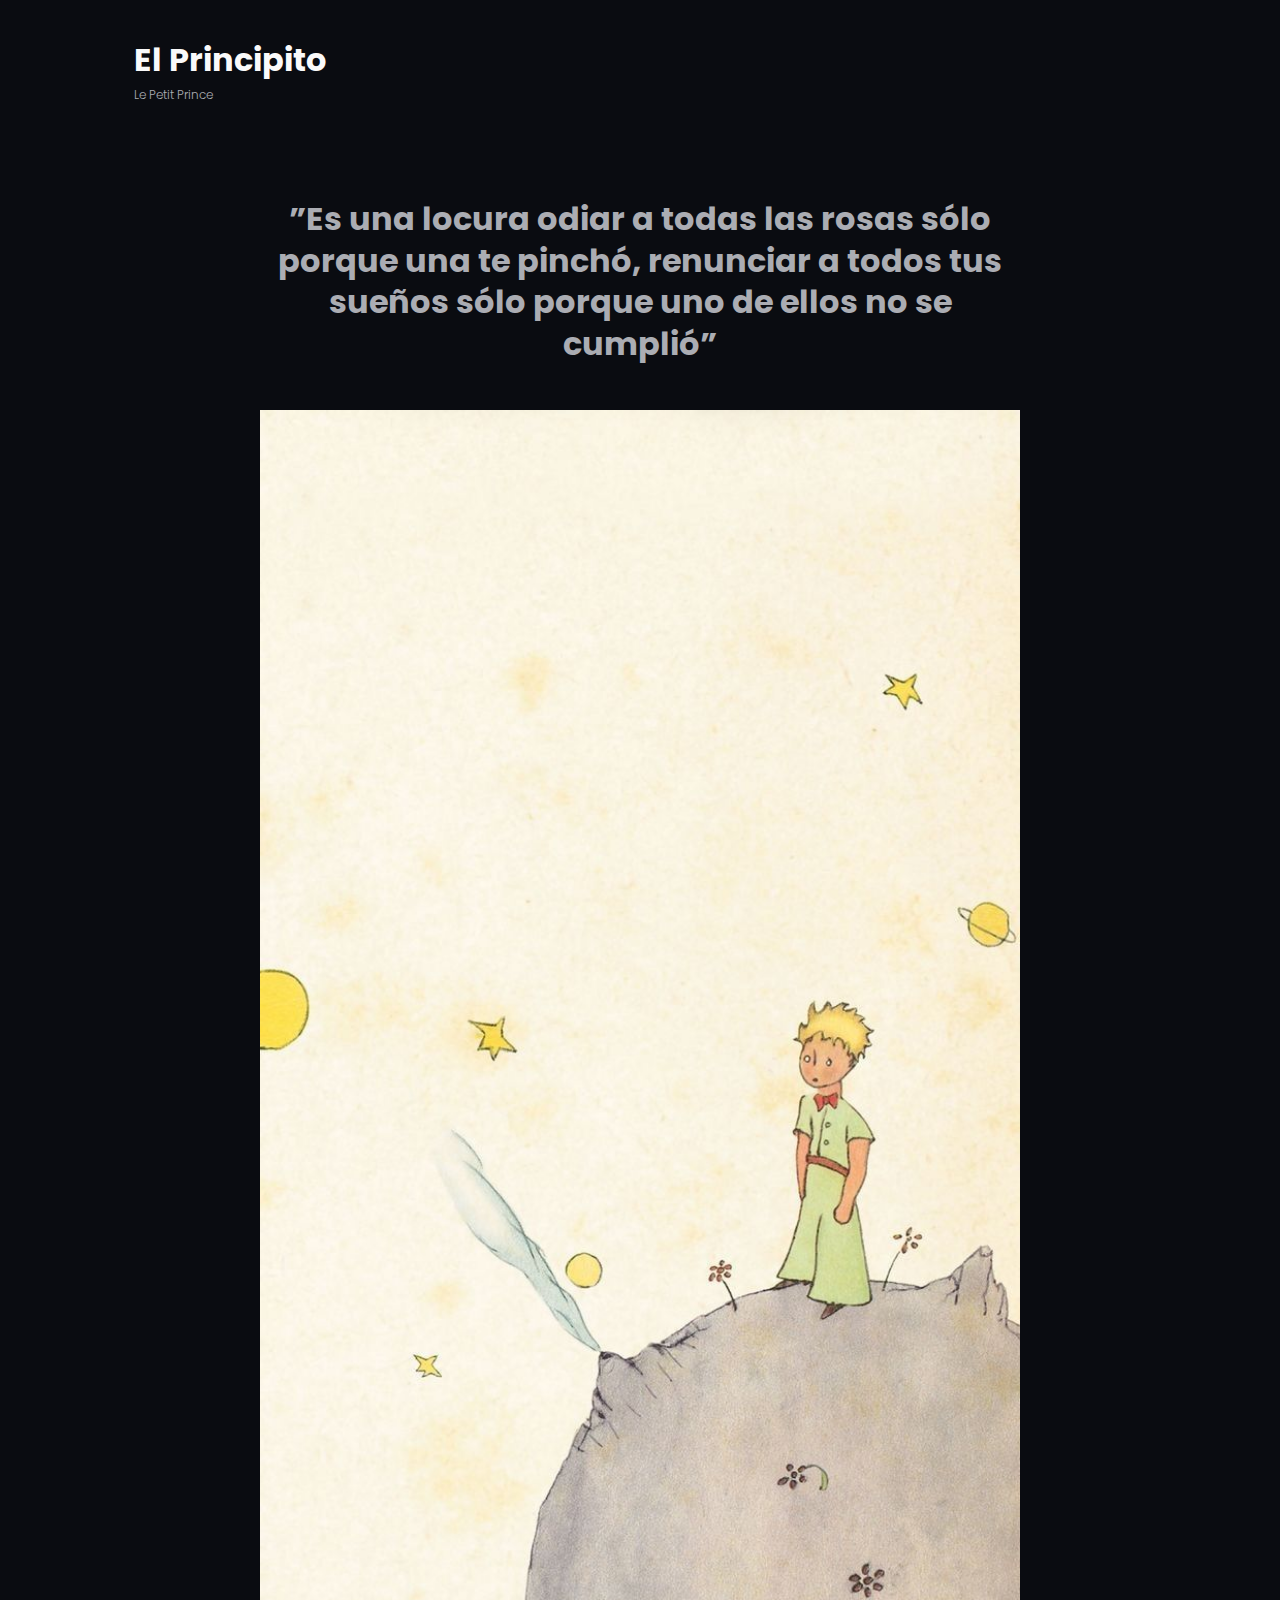
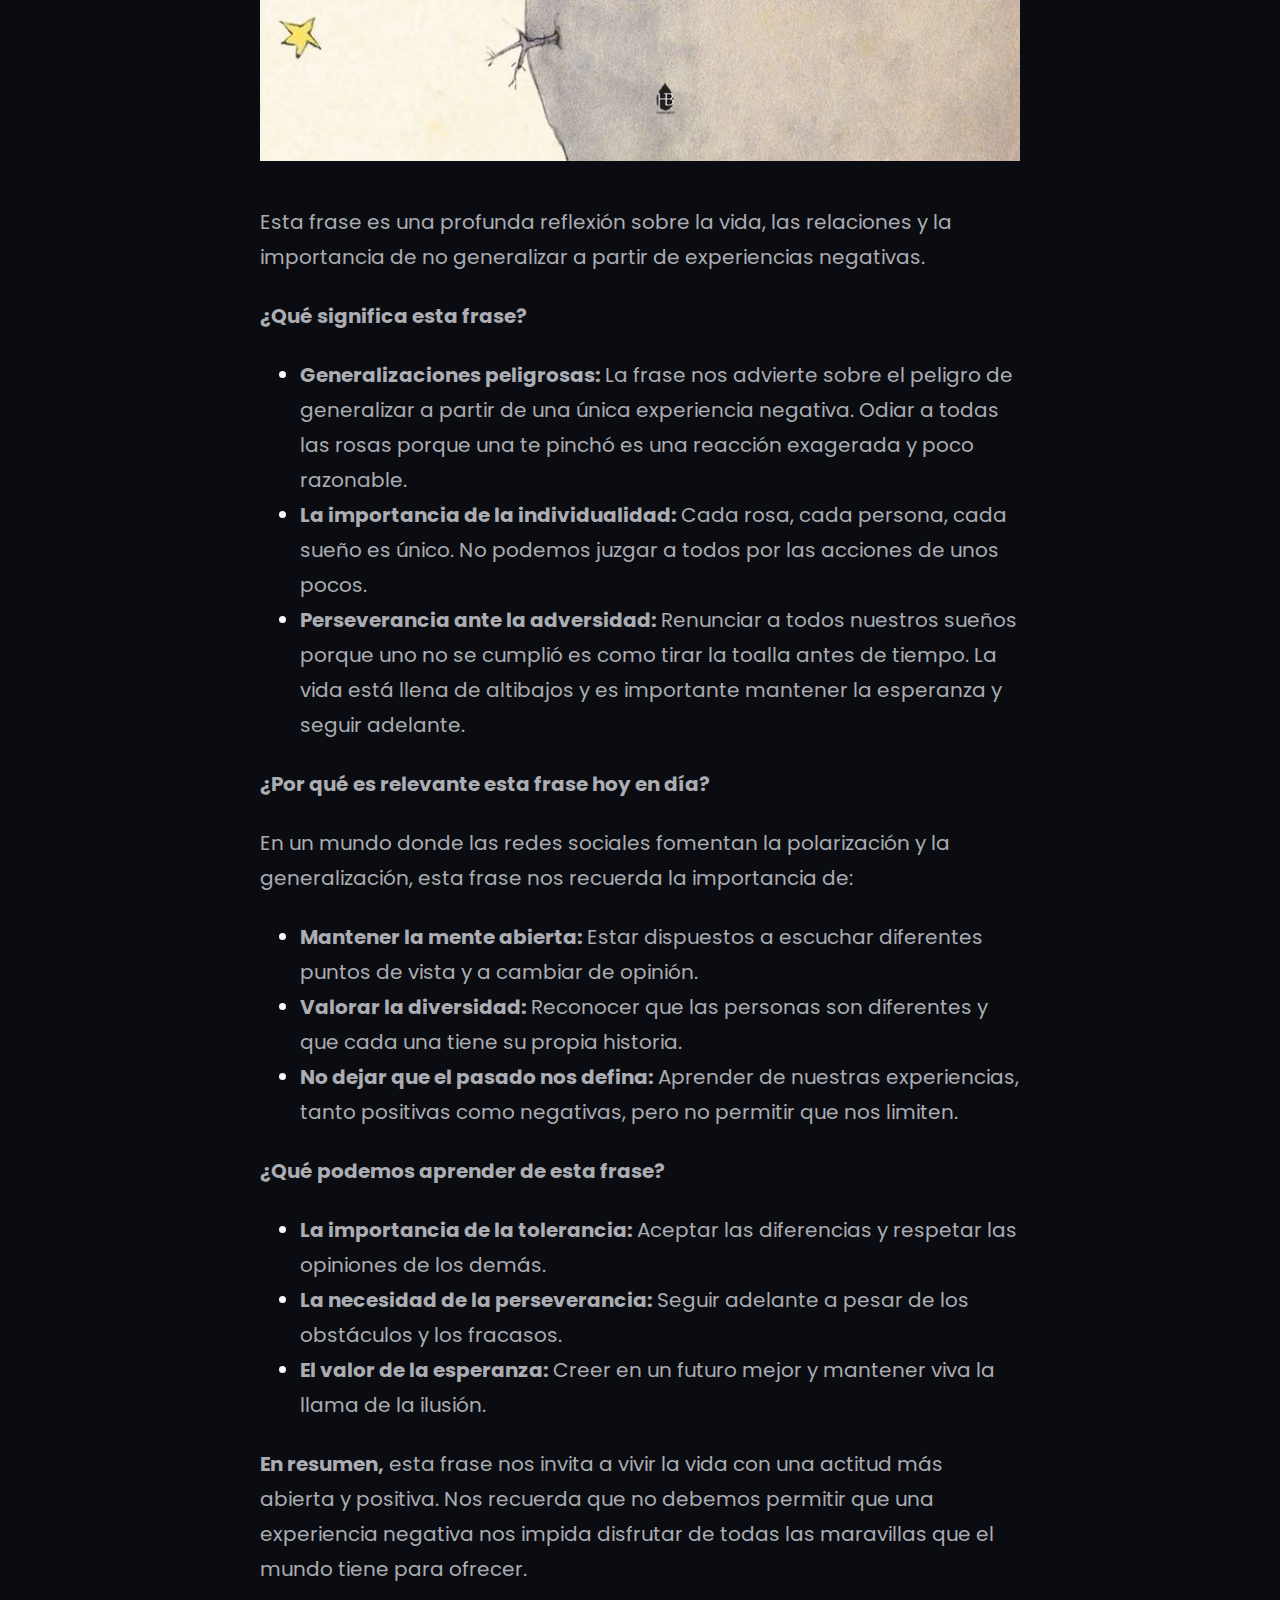
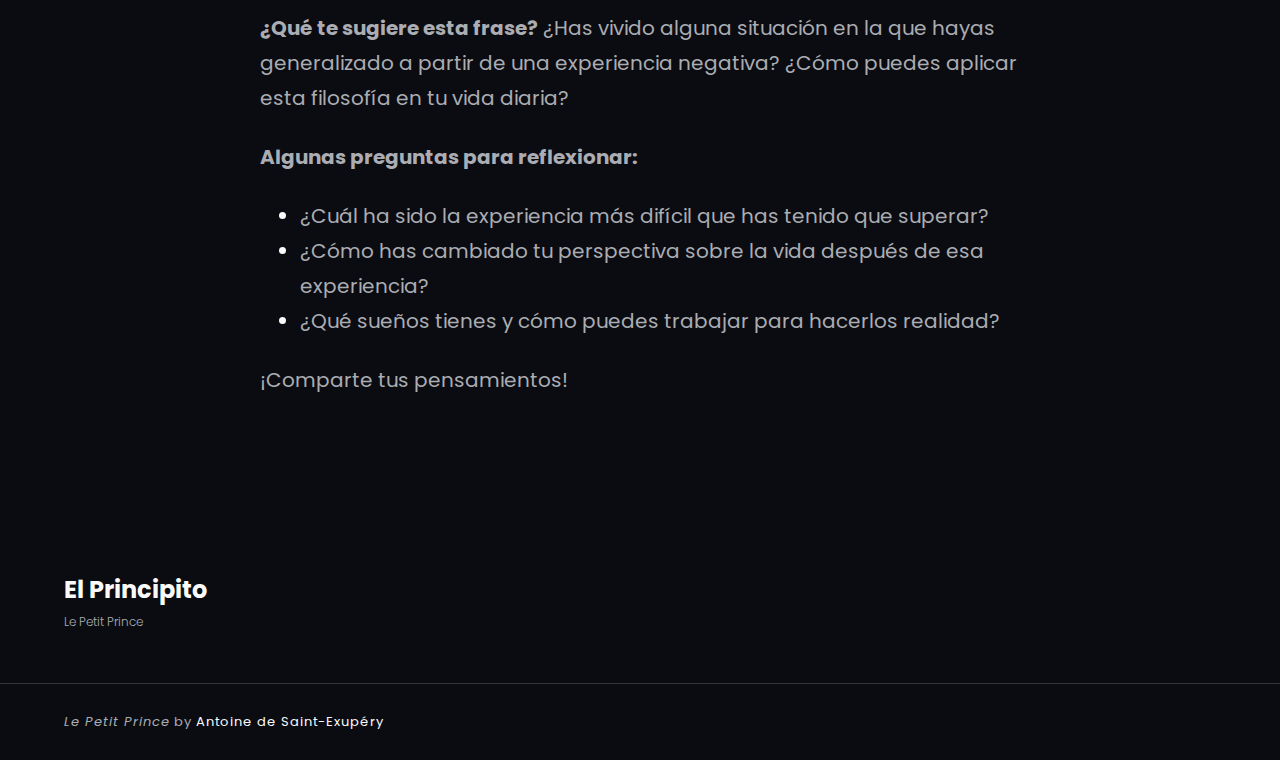
<file: es-una-locura-odiar-a-todas-las-rosas-solo-porque-una-te-pincho-renunciar-a-todos-tus-suenos-solo-porque-uno-de-ellos-no-se-cumplio/index.html>
<!DOCTYPE html>
<html lang="es">
<head>
	<meta charset="UTF-8">
	<meta name="viewport" content="width=device-width, initial-scale=1">
<meta name="robots" content="max-image-preview:large">
<title>”Es una locura odiar a todas las rosas sólo porque una te pinchó, renunciar a todos tus sueños sólo porque uno de ellos no se cumplió” &#8211; El Principito</title>
<link rel="dns-prefetch" href="https://galgorium.github.io/ElPrincipito">
<link rel="alternate" type="application/rss+xml" title="El Principito &raquo; Feed" href="https://galgorium.github.io/ElPrincipito/feed/">
<link rel="alternate" type="application/rss+xml" title="El Principito &raquo; Feed de los comentarios" href="https://galgorium.github.io/ElPrincipito/comments/feed/">
<link rel="alternate" type="application/rss+xml" title="El Principito &raquo; Comentario ”Es una locura odiar a todas las rosas sólo porque una te pinchó, renunciar a todos tus sueños sólo porque uno de ellos no se cumplió” del feed" href="https://galgorium.github.io/ElPrincipito/es-una-locura-odiar-a-todas-las-rosas-solo-porque-una-te-pincho-renunciar-a-todos-tus-suenos-solo-porque-uno-de-ellos-no-se-cumplio/feed/">
<script>
window._wpemojiSettings = {"baseUrl":"https:\/\/s.w.org\/images\/core\/emoji\/15.0.3\/72x72\/","ext":".png","svgUrl":"https:\/\/s.w.org\/images\/core\/emoji\/15.0.3\/svg\/","svgExt":".svg","source":{"concatemoji":"https:\/\/galgorium.github.io\/ElPrincipito\/wp-includes\/js\/wp-emoji-release.min.js?ver=6.6.2"}};
/*! This file is auto-generated */
!function(i,n){var o,s,e;function c(e){try{var t={supportTests:e,timestamp:(new Date).valueOf()};sessionStorage.setItem(o,JSON.stringify(t))}catch(e){}}function p(e,t,n){e.clearRect(0,0,e.canvas.width,e.canvas.height),e.fillText(t,0,0);var t=new Uint32Array(e.getImageData(0,0,e.canvas.width,e.canvas.height).data),r=(e.clearRect(0,0,e.canvas.width,e.canvas.height),e.fillText(n,0,0),new Uint32Array(e.getImageData(0,0,e.canvas.width,e.canvas.height).data));return t.every(function(e,t){return e===r[t]})}function u(e,t,n){switch(t){case"flag":return n(e,"🏳️‍⚧️","🏳️​⚧️")?!1:!n(e,"🇺🇳","🇺​🇳")&&!n(e,"🏴󠁧󠁢󠁥󠁮󠁧󠁿","🏴​󠁧​󠁢​󠁥​󠁮​󠁧​󠁿");case"emoji":return!n(e,"🐦‍⬛","🐦​⬛")}return!1}function f(e,t,n){var r="undefined"!=typeof WorkerGlobalScope&&self instanceof WorkerGlobalScope?new OffscreenCanvas(300,150):i.createElement("canvas"),a=r.getContext("2d",{willReadFrequently:!0}),o=(a.textBaseline="top",a.font="600 32px Arial",{});return e.forEach(function(e){o[e]=t(a,e,n)}),o}function t(e){var t=i.createElement("script");t.src=e,t.defer=!0,i.head.appendChild(t)}"undefined"!=typeof Promise&&(o="wpEmojiSettingsSupports",s=["flag","emoji"],n.supports={everything:!0,everythingExceptFlag:!0},e=new Promise(function(e){i.addEventListener("DOMContentLoaded",e,{once:!0})}),new Promise(function(t){var n=function(){try{var e=JSON.parse(sessionStorage.getItem(o));if("object"==typeof e&&"number"==typeof e.timestamp&&(new Date).valueOf()<e.timestamp+604800&&"object"==typeof e.supportTests)return e.supportTests}catch(e){}return null}();if(!n){if("undefined"!=typeof Worker&&"undefined"!=typeof OffscreenCanvas&&"undefined"!=typeof URL&&URL.createObjectURL&&"undefined"!=typeof Blob)try{var e="postMessage("+f.toString()+"("+[JSON.stringify(s),u.toString(),p.toString()].join(",")+"));",r=new Blob([e],{type:"text/javascript"}),a=new Worker(URL.createObjectURL(r),{name:"wpTestEmojiSupports"});return void(a.onmessage=function(e){c(n=e.data),a.terminate(),t(n)})}catch(e){}c(n=f(s,u,p))}t(n)}).then(function(e){for(var t in e)n.supports[t]=e[t],n.supports.everything=n.supports.everything&&n.supports[t],"flag"!==t&&(n.supports.everythingExceptFlag=n.supports.everythingExceptFlag&&n.supports[t]);n.supports.everythingExceptFlag=n.supports.everythingExceptFlag&&!n.supports.flag,n.DOMReady=!1,n.readyCallback=function(){n.DOMReady=!0}}).then(function(){return e}).then(function(){var e;n.supports.everything||(n.readyCallback(),(e=n.source||{}).concatemoji?t(e.concatemoji):e.wpemoji&&e.twemoji&&(t(e.twemoji),t(e.wpemoji)))}))}((window,document),window._wpemojiSettings);
</script>
<style id="wp-block-site-logo-inline-css">.wp-block-site-logo{box-sizing:border-box;line-height:0}.wp-block-site-logo a{display:inline-block;line-height:0}.wp-block-site-logo.is-default-size img{height:auto;width:120px}.wp-block-site-logo img{height:auto;max-width:100%}.wp-block-site-logo a,.wp-block-site-logo img{border-radius:inherit}.wp-block-site-logo.aligncenter{margin-left:auto;margin-right:auto;text-align:center}:root :where(.wp-block-site-logo.is-style-rounded){border-radius:9999px}</style>
<style id="wp-block-site-title-inline-css">:root :where(.wp-block-site-title a){color:inherit}</style>
<style id="wp-block-group-inline-css">.wp-block-group{box-sizing:border-box}:where(.wp-block-group.wp-block-group-is-layout-constrained){position:relative}</style>
<style id="wp-block-group-theme-inline-css">:where(.wp-block-group.has-background){padding:1.25em 2.375em}</style>
<style id="wp-block-template-part-theme-inline-css">:root :where(.wp-block-template-part.has-background){margin-bottom:0;margin-top:0;padding:1.25em 2.375em}</style>
<style id="wp-block-post-title-inline-css">.wp-block-post-title{box-sizing:border-box;word-break:break-word}.wp-block-post-title a{display:inline-block}</style>
<style id="wp-block-post-featured-image-inline-css">.wp-block-post-featured-image{margin-left:0;margin-right:0}.wp-block-post-featured-image a{display:block;height:100%}.wp-block-post-featured-image :where(img){box-sizing:border-box;height:auto;max-width:100%;vertical-align:bottom;width:100%}.wp-block-post-featured-image.alignfull img,.wp-block-post-featured-image.alignwide img{width:100%}.wp-block-post-featured-image .wp-block-post-featured-image__overlay.has-background-dim{background-color:#000;inset:0;position:absolute}.wp-block-post-featured-image{position:relative}.wp-block-post-featured-image .wp-block-post-featured-image__overlay.has-background-gradient{background-color:initial}.wp-block-post-featured-image .wp-block-post-featured-image__overlay.has-background-dim-0{opacity:0}.wp-block-post-featured-image .wp-block-post-featured-image__overlay.has-background-dim-10{opacity:.1}.wp-block-post-featured-image .wp-block-post-featured-image__overlay.has-background-dim-20{opacity:.2}.wp-block-post-featured-image .wp-block-post-featured-image__overlay.has-background-dim-30{opacity:.3}.wp-block-post-featured-image .wp-block-post-featured-image__overlay.has-background-dim-40{opacity:.4}.wp-block-post-featured-image .wp-block-post-featured-image__overlay.has-background-dim-50{opacity:.5}.wp-block-post-featured-image .wp-block-post-featured-image__overlay.has-background-dim-60{opacity:.6}.wp-block-post-featured-image .wp-block-post-featured-image__overlay.has-background-dim-70{opacity:.7}.wp-block-post-featured-image .wp-block-post-featured-image__overlay.has-background-dim-80{opacity:.8}.wp-block-post-featured-image .wp-block-post-featured-image__overlay.has-background-dim-90{opacity:.9}.wp-block-post-featured-image .wp-block-post-featured-image__overlay.has-background-dim-100{opacity:1}.wp-block-post-featured-image:where(.alignleft,.alignright){width:100%}</style>
<style id="wp-block-paragraph-inline-css">.is-small-text{font-size:.875em}.is-regular-text{font-size:1em}.is-large-text{font-size:2.25em}.is-larger-text{font-size:3em}.has-drop-cap:not(:focus):first-letter{float:left;font-size:8.4em;font-style:normal;font-weight:100;line-height:.68;margin:.05em .1em 0 0;text-transform:uppercase}body.rtl .has-drop-cap:not(:focus):first-letter{float:none;margin-left:.1em}p.has-drop-cap.has-background{overflow:hidden}:root :where(p.has-background){padding:1.25em 2.375em}:where(p.has-text-color:not(.has-link-color)) a{color:inherit}p.has-text-align-left[style*="writing-mode:vertical-lr"],p.has-text-align-right[style*="writing-mode:vertical-rl"]{rotate:180deg}</style>
<style id="wp-block-list-inline-css">ol,ul{box-sizing:border-box}:root :where(ul.has-background,ol.has-background){padding:1.25em 2.375em}</style>
<style id="wp-block-spacer-inline-css">.wp-block-spacer{clear:both}</style>
<style id="wp-block-columns-inline-css">.wp-block-columns{align-items:normal!important;box-sizing:border-box;display:flex;flex-wrap:wrap!important}@media (min-width:782px){.wp-block-columns{flex-wrap:nowrap!important}}.wp-block-columns.are-vertically-aligned-top{align-items:flex-start}.wp-block-columns.are-vertically-aligned-center{align-items:center}.wp-block-columns.are-vertically-aligned-bottom{align-items:flex-end}@media (max-width:781px){.wp-block-columns:not(.is-not-stacked-on-mobile)>.wp-block-column{flex-basis:100%!important}}@media (min-width:782px){.wp-block-columns:not(.is-not-stacked-on-mobile)>.wp-block-column{flex-basis:0;flex-grow:1}.wp-block-columns:not(.is-not-stacked-on-mobile)>.wp-block-column[style*=flex-basis]{flex-grow:0}}.wp-block-columns.is-not-stacked-on-mobile{flex-wrap:nowrap!important}.wp-block-columns.is-not-stacked-on-mobile>.wp-block-column{flex-basis:0;flex-grow:1}.wp-block-columns.is-not-stacked-on-mobile>.wp-block-column[style*=flex-basis]{flex-grow:0}:where(.wp-block-columns){margin-bottom:1.75em}:where(.wp-block-columns.has-background){padding:1.25em 2.375em}.wp-block-column{flex-grow:1;min-width:0;overflow-wrap:break-word;word-break:break-word}.wp-block-column.is-vertically-aligned-top{align-self:flex-start}.wp-block-column.is-vertically-aligned-center{align-self:center}.wp-block-column.is-vertically-aligned-bottom{align-self:flex-end}.wp-block-column.is-vertically-aligned-stretch{align-self:stretch}.wp-block-column.is-vertically-aligned-bottom,.wp-block-column.is-vertically-aligned-center,.wp-block-column.is-vertically-aligned-top{width:100%}</style>
<style id="wp-emoji-styles-inline-css">img.wp-smiley, img.emoji {
		display: inline !important;
		border: none !important;
		box-shadow: none !important;
		height: 1em !important;
		width: 1em !important;
		margin: 0 0.07em !important;
		vertical-align: -0.1em !important;
		background: none !important;
		padding: 0 !important;
	}</style>
<style id="wp-block-library-inline-css">:root{--wp-admin-theme-color:#007cba;--wp-admin-theme-color--rgb:0,124,186;--wp-admin-theme-color-darker-10:#006ba1;--wp-admin-theme-color-darker-10--rgb:0,107,161;--wp-admin-theme-color-darker-20:#005a87;--wp-admin-theme-color-darker-20--rgb:0,90,135;--wp-admin-border-width-focus:2px;--wp-block-synced-color:#7a00df;--wp-block-synced-color--rgb:122,0,223;--wp-bound-block-color:var(--wp-block-synced-color)}@media (min-resolution:192dpi){:root{--wp-admin-border-width-focus:1.5px}}.wp-element-button{cursor:pointer}:root{--wp--preset--font-size--normal:16px;--wp--preset--font-size--huge:42px}:root .has-very-light-gray-background-color{background-color:#eee}:root .has-very-dark-gray-background-color{background-color:#313131}:root .has-very-light-gray-color{color:#eee}:root .has-very-dark-gray-color{color:#313131}:root .has-vivid-green-cyan-to-vivid-cyan-blue-gradient-background{background:linear-gradient(135deg,#00d084,#0693e3)}:root .has-purple-crush-gradient-background{background:linear-gradient(135deg,#34e2e4,#4721fb 50%,#ab1dfe)}:root .has-hazy-dawn-gradient-background{background:linear-gradient(135deg,#faaca8,#dad0ec)}:root .has-subdued-olive-gradient-background{background:linear-gradient(135deg,#fafae1,#67a671)}:root .has-atomic-cream-gradient-background{background:linear-gradient(135deg,#fdd79a,#004a59)}:root .has-nightshade-gradient-background{background:linear-gradient(135deg,#330968,#31cdcf)}:root .has-midnight-gradient-background{background:linear-gradient(135deg,#020381,#2874fc)}.has-regular-font-size{font-size:1em}.has-larger-font-size{font-size:2.625em}.has-normal-font-size{font-size:var(--wp--preset--font-size--normal)}.has-huge-font-size{font-size:var(--wp--preset--font-size--huge)}.has-text-align-center{text-align:center}.has-text-align-left{text-align:left}.has-text-align-right{text-align:right}#end-resizable-editor-section{display:none}.aligncenter{clear:both}.items-justified-left{justify-content:flex-start}.items-justified-center{justify-content:center}.items-justified-right{justify-content:flex-end}.items-justified-space-between{justify-content:space-between}.screen-reader-text{border:0;clip:rect(1px,1px,1px,1px);clip-path:inset(50%);height:1px;margin:-1px;overflow:hidden;padding:0;position:absolute;width:1px;word-wrap:normal!important}.screen-reader-text:focus{background-color:#ddd;clip:auto!important;clip-path:none;color:#444;display:block;font-size:1em;height:auto;left:5px;line-height:normal;padding:15px 23px 14px;text-decoration:none;top:5px;width:auto;z-index:100000}html :where(.has-border-color){border-style:solid}html :where([style*=border-top-color]){border-top-style:solid}html :where([style*=border-right-color]){border-right-style:solid}html :where([style*=border-bottom-color]){border-bottom-style:solid}html :where([style*=border-left-color]){border-left-style:solid}html :where([style*=border-width]){border-style:solid}html :where([style*=border-top-width]){border-top-style:solid}html :where([style*=border-right-width]){border-right-style:solid}html :where([style*=border-bottom-width]){border-bottom-style:solid}html :where([style*=border-left-width]){border-left-style:solid}html :where(img[class*=wp-image-]){height:auto;max-width:100%}:where(figure){margin:0 0 1em}html :where(.is-position-sticky){--wp-admin--admin-bar--position-offset:var(--wp-admin--admin-bar--height,0px)}@media screen and (max-width:600px){html :where(.is-position-sticky){--wp-admin--admin-bar--position-offset:0px}}</style>
<style id="global-styles-inline-css">:root{--wp--preset--aspect-ratio--square: 1;--wp--preset--aspect-ratio--4-3: 4/3;--wp--preset--aspect-ratio--3-4: 3/4;--wp--preset--aspect-ratio--3-2: 3/2;--wp--preset--aspect-ratio--2-3: 2/3;--wp--preset--aspect-ratio--16-9: 16/9;--wp--preset--aspect-ratio--9-16: 9/16;--wp--preset--color--black: #000000;--wp--preset--color--cyan-bluish-gray: #abb8c3;--wp--preset--color--white: #ffffff;--wp--preset--color--pale-pink: #f78da7;--wp--preset--color--vivid-red: #cf2e2e;--wp--preset--color--luminous-vivid-orange: #ff6900;--wp--preset--color--luminous-vivid-amber: #fcb900;--wp--preset--color--light-green-cyan: #7bdcb5;--wp--preset--color--vivid-green-cyan: #00d084;--wp--preset--color--pale-cyan-blue: #8ed1fc;--wp--preset--color--vivid-cyan-blue: #0693e3;--wp--preset--color--vivid-purple: #9b51e0;--wp--preset--color--background: #0A0C11;--wp--preset--color--foreground: #ffffff;--wp--preset--color--primary: #2292b1;--wp--preset--color--secondary: #222222;--wp--preset--color--tertiary: #0a0a0a;--wp--preset--color--text-link: #fafafa;--wp--preset--color--body-text: #abadb3;--wp--preset--color--meta: #666666;--wp--preset--color--border-color: #323438;--wp--preset--color--color-light: #fbfbfb;--wp--preset--color--color-dark: #000000;--wp--preset--color--footer-text: #999999;--wp--preset--color--footer-border-dark: #313131;--wp--preset--color--gray: #cccccc;--wp--preset--color--patrick-blue: #1b3385;--wp--preset--color--blue-green: #25c5c9;--wp--preset--gradient--vivid-cyan-blue-to-vivid-purple: linear-gradient(135deg,rgba(6,147,227,1) 0%,rgb(155,81,224) 100%);--wp--preset--gradient--light-green-cyan-to-vivid-green-cyan: linear-gradient(135deg,rgb(122,220,180) 0%,rgb(0,208,130) 100%);--wp--preset--gradient--luminous-vivid-amber-to-luminous-vivid-orange: linear-gradient(135deg,rgba(252,185,0,1) 0%,rgba(255,105,0,1) 100%);--wp--preset--gradient--luminous-vivid-orange-to-vivid-red: linear-gradient(135deg,rgba(255,105,0,1) 0%,rgb(207,46,46) 100%);--wp--preset--gradient--very-light-gray-to-cyan-bluish-gray: linear-gradient(135deg,rgb(238,238,238) 0%,rgb(169,184,195) 100%);--wp--preset--gradient--cool-to-warm-spectrum: linear-gradient(135deg,rgb(74,234,220) 0%,rgb(151,120,209) 20%,rgb(207,42,186) 40%,rgb(238,44,130) 60%,rgb(251,105,98) 80%,rgb(254,248,76) 100%);--wp--preset--gradient--blush-light-purple: linear-gradient(135deg,rgb(255,206,236) 0%,rgb(152,150,240) 100%);--wp--preset--gradient--blush-bordeaux: linear-gradient(135deg,rgb(254,205,165) 0%,rgb(254,45,45) 50%,rgb(107,0,62) 100%);--wp--preset--gradient--luminous-dusk: linear-gradient(135deg,rgb(255,203,112) 0%,rgb(199,81,192) 50%,rgb(65,88,208) 100%);--wp--preset--gradient--pale-ocean: linear-gradient(135deg,rgb(255,245,203) 0%,rgb(182,227,212) 50%,rgb(51,167,181) 100%);--wp--preset--gradient--electric-grass: linear-gradient(135deg,rgb(202,248,128) 0%,rgb(113,206,126) 100%);--wp--preset--gradient--midnight: linear-gradient(135deg,rgb(2,3,129) 0%,rgb(40,116,252) 100%);--wp--preset--gradient--horizontal-patrick-blue-to-blue-green: linear-gradient(to right,var(--wp--preset--color--patrick-blue) 0%,var(--wp--preset--color--blue-green) 100%);--wp--preset--font-size--small: 15px;--wp--preset--font-size--medium: 16px;--wp--preset--font-size--large: clamp(24px,4.2vw,32px);--wp--preset--font-size--x-large: 42px;--wp--preset--font-size--tiny: 13px;--wp--preset--font-size--extra-small: 14px;--wp--preset--font-size--upper-heading: 18px;--wp--preset--font-size--normal: clamp(18px,1.6vw,20px);--wp--preset--font-size--content-heading: clamp(22px,3vw,24px);--wp--preset--font-size--extra-large: clamp(28px,6vw,36px);--wp--preset--font-size--product-heading: clamp(32px,4.8vw,42px);--wp--preset--font-size--huge: clamp(42px,5.2vw,80px);--wp--preset--font-size--colossal: clamp(46px,5.2vw,110px);--wp--preset--font-family--poppins: "Poppins", serif;--wp--preset--spacing--20: 0.44rem;--wp--preset--spacing--30: 0.67rem;--wp--preset--spacing--40: 1rem;--wp--preset--spacing--50: 1.5rem;--wp--preset--spacing--60: 2.25rem;--wp--preset--spacing--70: 3.38rem;--wp--preset--spacing--80: 5.06rem;--wp--preset--shadow--natural: 6px 6px 9px rgba(0, 0, 0, 0.2);--wp--preset--shadow--deep: 12px 12px 50px rgba(0, 0, 0, 0.4);--wp--preset--shadow--sharp: 6px 6px 0px rgba(0, 0, 0, 0.2);--wp--preset--shadow--outlined: 6px 6px 0px -3px rgba(255, 255, 255, 1), 6px 6px rgba(0, 0, 0, 1);--wp--preset--shadow--crisp: 6px 6px 0px rgba(0, 0, 0, 1);--wp--custom--spacing--tiny: clamp(21px, 2vw, 28px);--wp--custom--spacing--extra-small: clamp(28px, 3.5vw, 35px);--wp--custom--spacing--wp-comment-horizontal: clamp(30px, 3.7vw, 70px);--wp--custom--spacing--wp-comment-vertical: clamp(30px, 3.5vw, 49px);--wp--custom--spacing--wp-block-sidebar: clamp(7px,3.5vw,60px);--wp--custom--spacing--wp-block-sidebar-widget: clamp(35px, 3.5vw, 49px);--wp--custom--spacing--wp-block-page-numbers: clamp(49px, 3.3vw, 63px);--wp--custom--spacing--wp-footer-vertical: clamp(30px, 4vw, 70px);--wp--custom--spacing--normal: clamp(30px, 3.5vw, 40px);--wp--custom--spacing--small: max(1.75rem, 5vw);--wp--custom--spacing--medium: clamp(2rem, 8vw, calc(4 * var(--wp--style--block-gap)));--wp--custom--spacing--large: clamp(3.5rem, 10vw, 5.0625rem);--wp--custom--spacing--outer: var(--wp--custom--spacing--small, 1.25rem);--wp--custom--spacing--section-block-top: clamp(42px, 7.5vw, 140px);--wp--custom--spacing--section-block-bottom: clamp(12px, 5.5vw, 70px);--wp--custom--spacing--section-pricing-content: clamp(21px, 5.5vw, 42px);--wp--custom--spacing--main-block-gap: clamp(42px, 4.5vw, 70px);--wp--custom--spacing--testimonial-inner-gap: clamp(35px, 3.5vw, 42px);--wp--custom--spacing--group-heading-bottom-gap: clamp(35px, 3.5vw, 56px);--wp--custom--typography--font-size--heading-one: clamp(36px,3.5vw,58px);--wp--custom--typography--font-size--heading-two: clamp(32px,2.6vw,49px);--wp--custom--typography--font-size--heading-three: clamp(28px,1.9vw,36px);--wp--custom--typography--font-size--heading-four: clamp(24px,2vw,28px);--wp--custom--typography--font-size--heading-five: clamp(22px,1.3vw,24px);--wp--custom--typography--font-size--heading-six: 18px;--wp--custom--typography--font-size--huge-post-title: clamp(38px,4vw,70px);--wp--custom--typography--line-height--heading-one: 1.38;--wp--custom--typography--line-height--heading-two: 1.43;--wp--custom--typography--line-height--heading-three: 1.31;--wp--custom--typography--line-height--heading-four: 1.5;--wp--custom--typography--line-height--heading-five: 1.458333333333333;--wp--custom--typography--line-height--heading-six: 1.56;--wp--custom--typography--line-height--paragraph: 1.75;--wp--custom--typography--line-height--post-title: 1.38;--wp--custom--typography--line-height--extra-small: 21px;--wp--custom--typography--line-height--small: 28px;--wp--custom--typography--line-height--normal: normal;--wp--custom--typography--font-weight--light: 300;--wp--custom--typography--font-weight--regular: 400;--wp--custom--typography--font-weight--medium: 500;--wp--custom--typography--font-weight--bold: 700;--wp--custom--typography--font-weight--black: 900;}:root { --wp--style--global--content-size: 760px;--wp--style--global--wide-size: 1400px; }:where(body) { margin: 0; }.wp-site-blocks > .alignleft { float: left; margin-right: 2em; }.wp-site-blocks > .alignright { float: right; margin-left: 2em; }.wp-site-blocks > .aligncenter { justify-content: center; margin-left: auto; margin-right: auto; }:where(.wp-site-blocks) > * { margin-block-start: 1.5rem; margin-block-end: 0; }:where(.wp-site-blocks) > :first-child { margin-block-start: 0; }:where(.wp-site-blocks) > :last-child { margin-block-end: 0; }:root { --wp--style--block-gap: 1.5rem; }:root :where(.is-layout-flow) > :first-child{margin-block-start: 0;}:root :where(.is-layout-flow) > :last-child{margin-block-end: 0;}:root :where(.is-layout-flow) > *{margin-block-start: 1.5rem;margin-block-end: 0;}:root :where(.is-layout-constrained) > :first-child{margin-block-start: 0;}:root :where(.is-layout-constrained) > :last-child{margin-block-end: 0;}:root :where(.is-layout-constrained) > *{margin-block-start: 1.5rem;margin-block-end: 0;}:root :where(.is-layout-flex){gap: 1.5rem;}:root :where(.is-layout-grid){gap: 1.5rem;}.is-layout-flow > .alignleft{float: left;margin-inline-start: 0;margin-inline-end: 2em;}.is-layout-flow > .alignright{float: right;margin-inline-start: 2em;margin-inline-end: 0;}.is-layout-flow > .aligncenter{margin-left: auto !important;margin-right: auto !important;}.is-layout-constrained > .alignleft{float: left;margin-inline-start: 0;margin-inline-end: 2em;}.is-layout-constrained > .alignright{float: right;margin-inline-start: 2em;margin-inline-end: 0;}.is-layout-constrained > .aligncenter{margin-left: auto !important;margin-right: auto !important;}.is-layout-constrained > :where(:not(.alignleft):not(.alignright):not(.alignfull)){max-width: var(--wp--style--global--content-size);margin-left: auto !important;margin-right: auto !important;}.is-layout-constrained > .alignwide{max-width: var(--wp--style--global--wide-size);}body .is-layout-flex{display: flex;}.is-layout-flex{flex-wrap: wrap;align-items: center;}.is-layout-flex > :is(*, div){margin: 0;}body .is-layout-grid{display: grid;}.is-layout-grid > :is(*, div){margin: 0;}body{background-color: var(--wp--preset--color--background);color: var(--wp--preset--color--body-text);font-family: var(--wp--preset--font-family--poppins);font-size: var(--wp--preset--font-size--normal);font-weight: 400;line-height: var(--wp--custom--typography--line-height--paragraph);padding-top: 0px;padding-right: 0px;padding-bottom: 0px;padding-left: 0px;}a:where(:not(.wp-element-button)){color: var(--wp--preset--color--text-link);text-decoration: underline;}h1{font-size: var(--wp--custom--typography--font-size--heading-one);line-height: var(--wp--custom--typography--line-height--heading-one);}h2{font-size: var(--wp--custom--typography--font-size--heading-two);line-height: var(--wp--custom--typography--line-height--heading-two);}h3{font-size: var(--wp--custom--typography--font-size--heading-three);line-height: var(--wp--custom--typography--line-height--heading-three);}h4{font-size: var(--wp--custom--typography--font-size--heading-four);line-height: var(--wp--custom--typography--line-height--heading-four);}h5{font-size: var(--wp--custom--typography--font-size--heading-five);line-height: var(--wp--custom--typography--line-height--heading-five);}h6{font-size: var(--wp--custom--typography--font-size--heading-six);line-height: var(--wp--custom--typography--line-height--heading-six);}:root :where(.wp-element-button, .wp-block-button__link){background-color: #32373c;border-width: 0;color: #fff;font-family: inherit;font-size: inherit;line-height: inherit;padding: calc(0.667em + 2px) calc(1.333em + 2px);text-decoration: none;}.has-black-color{color: var(--wp--preset--color--black) !important;}.has-cyan-bluish-gray-color{color: var(--wp--preset--color--cyan-bluish-gray) !important;}.has-white-color{color: var(--wp--preset--color--white) !important;}.has-pale-pink-color{color: var(--wp--preset--color--pale-pink) !important;}.has-vivid-red-color{color: var(--wp--preset--color--vivid-red) !important;}.has-luminous-vivid-orange-color{color: var(--wp--preset--color--luminous-vivid-orange) !important;}.has-luminous-vivid-amber-color{color: var(--wp--preset--color--luminous-vivid-amber) !important;}.has-light-green-cyan-color{color: var(--wp--preset--color--light-green-cyan) !important;}.has-vivid-green-cyan-color{color: var(--wp--preset--color--vivid-green-cyan) !important;}.has-pale-cyan-blue-color{color: var(--wp--preset--color--pale-cyan-blue) !important;}.has-vivid-cyan-blue-color{color: var(--wp--preset--color--vivid-cyan-blue) !important;}.has-vivid-purple-color{color: var(--wp--preset--color--vivid-purple) !important;}.has-background-color{color: var(--wp--preset--color--background) !important;}.has-foreground-color{color: var(--wp--preset--color--foreground) !important;}.has-primary-color{color: var(--wp--preset--color--primary) !important;}.has-secondary-color{color: var(--wp--preset--color--secondary) !important;}.has-tertiary-color{color: var(--wp--preset--color--tertiary) !important;}.has-text-link-color{color: var(--wp--preset--color--text-link) !important;}.has-body-text-color{color: var(--wp--preset--color--body-text) !important;}.has-meta-color{color: var(--wp--preset--color--meta) !important;}.has-border-color-color{color: var(--wp--preset--color--border-color) !important;}.has-color-light-color{color: var(--wp--preset--color--color-light) !important;}.has-color-dark-color{color: var(--wp--preset--color--color-dark) !important;}.has-footer-text-color{color: var(--wp--preset--color--footer-text) !important;}.has-footer-border-dark-color{color: var(--wp--preset--color--footer-border-dark) !important;}.has-gray-color{color: var(--wp--preset--color--gray) !important;}.has-patrick-blue-color{color: var(--wp--preset--color--patrick-blue) !important;}.has-blue-green-color{color: var(--wp--preset--color--blue-green) !important;}.has-black-background-color{background-color: var(--wp--preset--color--black) !important;}.has-cyan-bluish-gray-background-color{background-color: var(--wp--preset--color--cyan-bluish-gray) !important;}.has-white-background-color{background-color: var(--wp--preset--color--white) !important;}.has-pale-pink-background-color{background-color: var(--wp--preset--color--pale-pink) !important;}.has-vivid-red-background-color{background-color: var(--wp--preset--color--vivid-red) !important;}.has-luminous-vivid-orange-background-color{background-color: var(--wp--preset--color--luminous-vivid-orange) !important;}.has-luminous-vivid-amber-background-color{background-color: var(--wp--preset--color--luminous-vivid-amber) !important;}.has-light-green-cyan-background-color{background-color: var(--wp--preset--color--light-green-cyan) !important;}.has-vivid-green-cyan-background-color{background-color: var(--wp--preset--color--vivid-green-cyan) !important;}.has-pale-cyan-blue-background-color{background-color: var(--wp--preset--color--pale-cyan-blue) !important;}.has-vivid-cyan-blue-background-color{background-color: var(--wp--preset--color--vivid-cyan-blue) !important;}.has-vivid-purple-background-color{background-color: var(--wp--preset--color--vivid-purple) !important;}.has-background-background-color{background-color: var(--wp--preset--color--background) !important;}.has-foreground-background-color{background-color: var(--wp--preset--color--foreground) !important;}.has-primary-background-color{background-color: var(--wp--preset--color--primary) !important;}.has-secondary-background-color{background-color: var(--wp--preset--color--secondary) !important;}.has-tertiary-background-color{background-color: var(--wp--preset--color--tertiary) !important;}.has-text-link-background-color{background-color: var(--wp--preset--color--text-link) !important;}.has-body-text-background-color{background-color: var(--wp--preset--color--body-text) !important;}.has-meta-background-color{background-color: var(--wp--preset--color--meta) !important;}.has-border-color-background-color{background-color: var(--wp--preset--color--border-color) !important;}.has-color-light-background-color{background-color: var(--wp--preset--color--color-light) !important;}.has-color-dark-background-color{background-color: var(--wp--preset--color--color-dark) !important;}.has-footer-text-background-color{background-color: var(--wp--preset--color--footer-text) !important;}.has-footer-border-dark-background-color{background-color: var(--wp--preset--color--footer-border-dark) !important;}.has-gray-background-color{background-color: var(--wp--preset--color--gray) !important;}.has-patrick-blue-background-color{background-color: var(--wp--preset--color--patrick-blue) !important;}.has-blue-green-background-color{background-color: var(--wp--preset--color--blue-green) !important;}.has-black-border-color{border-color: var(--wp--preset--color--black) !important;}.has-cyan-bluish-gray-border-color{border-color: var(--wp--preset--color--cyan-bluish-gray) !important;}.has-white-border-color{border-color: var(--wp--preset--color--white) !important;}.has-pale-pink-border-color{border-color: var(--wp--preset--color--pale-pink) !important;}.has-vivid-red-border-color{border-color: var(--wp--preset--color--vivid-red) !important;}.has-luminous-vivid-orange-border-color{border-color: var(--wp--preset--color--luminous-vivid-orange) !important;}.has-luminous-vivid-amber-border-color{border-color: var(--wp--preset--color--luminous-vivid-amber) !important;}.has-light-green-cyan-border-color{border-color: var(--wp--preset--color--light-green-cyan) !important;}.has-vivid-green-cyan-border-color{border-color: var(--wp--preset--color--vivid-green-cyan) !important;}.has-pale-cyan-blue-border-color{border-color: var(--wp--preset--color--pale-cyan-blue) !important;}.has-vivid-cyan-blue-border-color{border-color: var(--wp--preset--color--vivid-cyan-blue) !important;}.has-vivid-purple-border-color{border-color: var(--wp--preset--color--vivid-purple) !important;}.has-background-border-color{border-color: var(--wp--preset--color--background) !important;}.has-foreground-border-color{border-color: var(--wp--preset--color--foreground) !important;}.has-primary-border-color{border-color: var(--wp--preset--color--primary) !important;}.has-secondary-border-color{border-color: var(--wp--preset--color--secondary) !important;}.has-tertiary-border-color{border-color: var(--wp--preset--color--tertiary) !important;}.has-text-link-border-color{border-color: var(--wp--preset--color--text-link) !important;}.has-body-text-border-color{border-color: var(--wp--preset--color--body-text) !important;}.has-meta-border-color{border-color: var(--wp--preset--color--meta) !important;}.has-border-color-border-color{border-color: var(--wp--preset--color--border-color) !important;}.has-color-light-border-color{border-color: var(--wp--preset--color--color-light) !important;}.has-color-dark-border-color{border-color: var(--wp--preset--color--color-dark) !important;}.has-footer-text-border-color{border-color: var(--wp--preset--color--footer-text) !important;}.has-footer-border-dark-border-color{border-color: var(--wp--preset--color--footer-border-dark) !important;}.has-gray-border-color{border-color: var(--wp--preset--color--gray) !important;}.has-patrick-blue-border-color{border-color: var(--wp--preset--color--patrick-blue) !important;}.has-blue-green-border-color{border-color: var(--wp--preset--color--blue-green) !important;}.has-vivid-cyan-blue-to-vivid-purple-gradient-background{background: var(--wp--preset--gradient--vivid-cyan-blue-to-vivid-purple) !important;}.has-light-green-cyan-to-vivid-green-cyan-gradient-background{background: var(--wp--preset--gradient--light-green-cyan-to-vivid-green-cyan) !important;}.has-luminous-vivid-amber-to-luminous-vivid-orange-gradient-background{background: var(--wp--preset--gradient--luminous-vivid-amber-to-luminous-vivid-orange) !important;}.has-luminous-vivid-orange-to-vivid-red-gradient-background{background: var(--wp--preset--gradient--luminous-vivid-orange-to-vivid-red) !important;}.has-very-light-gray-to-cyan-bluish-gray-gradient-background{background: var(--wp--preset--gradient--very-light-gray-to-cyan-bluish-gray) !important;}.has-cool-to-warm-spectrum-gradient-background{background: var(--wp--preset--gradient--cool-to-warm-spectrum) !important;}.has-blush-light-purple-gradient-background{background: var(--wp--preset--gradient--blush-light-purple) !important;}.has-blush-bordeaux-gradient-background{background: var(--wp--preset--gradient--blush-bordeaux) !important;}.has-luminous-dusk-gradient-background{background: var(--wp--preset--gradient--luminous-dusk) !important;}.has-pale-ocean-gradient-background{background: var(--wp--preset--gradient--pale-ocean) !important;}.has-electric-grass-gradient-background{background: var(--wp--preset--gradient--electric-grass) !important;}.has-midnight-gradient-background{background: var(--wp--preset--gradient--midnight) !important;}.has-horizontal-patrick-blue-to-blue-green-gradient-background{background: var(--wp--preset--gradient--horizontal-patrick-blue-to-blue-green) !important;}.has-small-font-size{font-size: var(--wp--preset--font-size--small) !important;}.has-medium-font-size{font-size: var(--wp--preset--font-size--medium) !important;}.has-large-font-size{font-size: var(--wp--preset--font-size--large) !important;}.has-x-large-font-size{font-size: var(--wp--preset--font-size--x-large) !important;}.has-tiny-font-size{font-size: var(--wp--preset--font-size--tiny) !important;}.has-extra-small-font-size{font-size: var(--wp--preset--font-size--extra-small) !important;}.has-upper-heading-font-size{font-size: var(--wp--preset--font-size--upper-heading) !important;}.has-normal-font-size{font-size: var(--wp--preset--font-size--normal) !important;}.has-content-heading-font-size{font-size: var(--wp--preset--font-size--content-heading) !important;}.has-extra-large-font-size{font-size: var(--wp--preset--font-size--extra-large) !important;}.has-product-heading-font-size{font-size: var(--wp--preset--font-size--product-heading) !important;}.has-huge-font-size{font-size: var(--wp--preset--font-size--huge) !important;}.has-colossal-font-size{font-size: var(--wp--preset--font-size--colossal) !important;}.has-poppins-font-family{font-family: var(--wp--preset--font-family--poppins) !important;}
:root :where(.wp-block-post-title){font-size: var(--wp--custom--typography--font-size--heading-four);font-weight: var(--wp--custom--typography--font-weight--bold);line-height: var(--wp--custom--typography--line-height--heading-four);}
:root :where(.wp-block-site-title){font-size: var(--wp--preset--font-size--large);font-weight: var(--wp--custom--typography--font-weight--bold);line-height: var(--wp--custom--typography--line-height--normal);}
:root :where(.wp-block-site-tagline){color: var(--wp--preset--color--body-text);font-size: 12px;font-weight: 300;margin-top: 0;}</style>
<style id="core-block-supports-inline-css">.wp-container-core-group-is-layout-2{gap:20px;}.wp-container-core-group-is-layout-3{justify-content:space-between;}.wp-container-core-group-is-layout-10 > *{margin-block-start:0;margin-block-end:0;}.wp-container-core-group-is-layout-10 > * + *{margin-block-start:0px;margin-block-end:0;}.wp-container-core-columns-is-layout-1{flex-wrap:nowrap;}.wp-container-core-group-is-layout-14{justify-content:space-between;}</style>
<style id="wp-block-template-skip-link-inline-css">.skip-link.screen-reader-text {
			border: 0;
			clip: rect(1px,1px,1px,1px);
			clip-path: inset(50%);
			height: 1px;
			margin: -1px;
			overflow: hidden;
			padding: 0;
			position: absolute !important;
			width: 1px;
			word-wrap: normal !important;
		}

		.skip-link.screen-reader-text:focus {
			background-color: #eee;
			clip: auto !important;
			clip-path: none;
			color: #444;
			display: block;
			font-size: 1em;
			height: auto;
			left: 5px;
			line-height: normal;
			padding: 15px 23px 14px;
			text-decoration: none;
			top: 5px;
			width: auto;
			z-index: 100000;
		}</style>
<link rel="stylesheet" id="bizboost-style-css" href="https://galgorium.github.io/ElPrincipito/wp-content/themes/bizboost/style.css?ver=1718298565" media="all">
<link rel="https://api.w.org/" href="https://galgorium.github.io/ElPrincipito/wp-json/">
<link rel="alternate" title="JSON" type="application/json" href="https://galgorium.github.io/ElPrincipito/wp-json/wp/v2/posts/77">
<link rel="EditURI" type="application/rsd+xml" title="RSD" href="https://galgorium.github.io/ElPrincipito/xmlrpc.php?rsd">
<meta name="generator" content="WordPress 6.6.2">
<link rel="canonical" href="https://galgorium.github.io/ElPrincipito/es-una-locura-odiar-a-todas-las-rosas-solo-porque-una-te-pincho-renunciar-a-todos-tus-suenos-solo-porque-uno-de-ellos-no-se-cumplio/">
<link rel="shortlink" href="https://galgorium.github.io/ElPrincipito/?p=77">
<link rel="alternate" title="oEmbed (JSON)" type="application/json+oembed" href="https://galgorium.github.io/ElPrincipito/wp-json/oembed/1.0/embed?url=http%3A%2F%2Fhttps%3A%2F%2Fgalgorium.github.io%2FElPrincipito%2Fes-una-locura-odiar-a-todas-las-rosas-solo-porque-una-te-pincho-renunciar-a-todos-tus-suenos-solo-porque-uno-de-ellos-no-se-cumplio%2F">
<link rel="alternate" title="oEmbed (XML)" type="text/xml+oembed" href="https://galgorium.github.io/ElPrincipito/wp-json/oembed/1.0/embed?url=http%3A%2F%2Fhttps%3A%2F%2Fgalgorium.github.io%2FElPrincipito%2Fes-una-locura-odiar-a-todas-las-rosas-solo-porque-una-te-pincho-renunciar-a-todos-tus-suenos-solo-porque-uno-de-ellos-no-se-cumplio%2F#038;format=xml">
<style id="wp-fonts-local">@font-face{font-family:Poppins;font-style:normal;font-weight:300;font-display:fallback;src:url('https://galgorium.github.io/ElPrincipito/wp-content/themes/bizboost/assets/fonts/poppins/Poppins-Light.woff2') format('woff2');font-stretch:normal;}
@font-face{font-family:Poppins;font-style:normal;font-weight:400;font-display:fallback;src:url('https://galgorium.github.io/ElPrincipito/wp-content/themes/bizboost/assets/fonts/poppins/Poppins-Regular.woff2') format('woff2');font-stretch:normal;}
@font-face{font-family:Poppins;font-style:italic;font-weight:400;font-display:fallback;src:url('https://galgorium.github.io/ElPrincipito/wp-content/themes/bizboost/assets/fonts/poppins/Poppins-Italic.woff2') format('woff2');font-stretch:normal;}
@font-face{font-family:Poppins;font-style:normal;font-weight:500;font-display:fallback;src:url('https://galgorium.github.io/ElPrincipito/wp-content/themes/bizboost/assets/fonts/poppins/Poppins-Medium.woff2') format('woff2');font-stretch:normal;}
@font-face{font-family:Poppins;font-style:normal;font-weight:600;font-display:fallback;src:url('https://galgorium.github.io/ElPrincipito/wp-content/themes/bizboost/assets/fonts/poppins/Poppins-SemiBold.woff2') format('woff2');font-stretch:normal;}
@font-face{font-family:Poppins;font-style:normal;font-weight:700;font-display:fallback;src:url('https://galgorium.github.io/ElPrincipito/wp-content/themes/bizboost/assets/fonts/poppins/Poppins-Bold.woff2') format('woff2');font-stretch:normal;}
@font-face{font-family:Poppins;font-style:normal;font-weight:800;font-display:fallback;src:url('https://galgorium.github.io/ElPrincipito/wp-content/themes/bizboost/assets/fonts/poppins/Poppins-ExtraBold.woff2') format('woff2');font-stretch:normal;}
@font-face{font-family:Poppins;font-style:normal;font-weight:900;font-display:fallback;src:url('https://galgorium.github.io/ElPrincipito/wp-content/themes/bizboost/assets/fonts/poppins/Poppins-Black.woff2') format('woff2');font-stretch:normal;}</style>
<link rel="icon" href="https://galgorium.github.io/ElPrincipito/wp-content/uploads/2024/06/Le-Petit-Prince-150x150.jpg" sizes="32x32">
<link rel="icon" href="https://galgorium.github.io/ElPrincipito/wp-content/uploads/2024/06/Le-Petit-Prince.jpg" sizes="192x192">
<link rel="apple-touch-icon" href="https://galgorium.github.io/ElPrincipito/wp-content/uploads/2024/06/Le-Petit-Prince.jpg">
<meta name="msapplication-TileImage" content="https://galgorium.github.io/ElPrincipito/wp-content/uploads/2024/06/Le-Petit-Prince.jpg">
</head>

<body class="post-template-default single single-post postid-77 single-format-standard wp-custom-logo wp-embed-responsive">

<div class="wp-site-blocks">
<header class="wp-block-template-part">
<div class="wp-block-group alignfull social-and-toggle-search header-has-nav-centered is-layout-constrained wp-block-group-is-layout-constrained">
<div class="wp-block-group alignwide wp-block-main-header is-layout-constrained wp-block-group-is-layout-constrained">
<div class="wp-block-group alignfull wp-block-main-header-container is-content-justification-space-between is-layout-flex wp-container-core-group-is-layout-3 wp-block-group-is-layout-flex" style="padding-top:var(--wp--custom--spacing--tiny);padding-bottom:var(--wp--custom--spacing--tiny)">
<div class="wp-block-group site-identity is-layout-flex wp-container-core-group-is-layout-2 wp-block-group-is-layout-flex">
<div class="wp-block-site-logo"><a href="https://galgorium.github.io/ElPrincipito/" class="custom-logo-link" rel="home"><img width="50" height="88" src="https://galgorium.github.io/ElPrincipito/wp-content/uploads/2024/06/Le-Petit-Prince.jpg" class="custom-logo" alt="El Principito" decoding="async" srcset="https://galgorium.github.io/ElPrincipito/wp-content/uploads/2024/06/Le-Petit-Prince.jpg 736w, https://galgorium.github.io/ElPrincipito/wp-content/uploads/2024/06/Le-Petit-Prince-169x300.jpg 169w, https://galgorium.github.io/ElPrincipito/wp-content/uploads/2024/06/Le-Petit-Prince-576x1024.jpg 576w" sizes="(max-width: 50px) 100vw, 50px"></a></div>


<div class="wp-block-group is-layout-flow wp-block-group-is-layout-flow">
<h1 class="wp-block-site-title"><a href="https://galgorium.github.io/ElPrincipito/" target="_self" rel="home">El Principito</a></h1>

<p style="margin-top:0;" class="wp-block-site-tagline">Le Petit Prince</p>
</div>
</div>
</div>
</div>
</div>
</header>


<main class="wp-block-group is-layout-flow wp-block-group-is-layout-flow">
<div class="wp-block-group wp-block-inner-page-title is-layout-constrained wp-block-group-is-layout-constrained">
<div class="wp-block-group is-layout-flow wp-block-group-is-layout-flow"><h2 class="has-text-align-center wp-block-post-title">”Es una locura odiar a todas las rosas sólo porque una te pinchó, renunciar a todos tus sueños sólo porque uno de ellos no se cumplió”</h2></div>
</div>



<div class="wp-block-group is-layout-constrained wp-block-group-is-layout-constrained"><figure style="margin-bottom:var(--wp--custom--spacing--wp-comment-vertical);" class="wp-block-post-featured-image"><img width="736" height="1308" src="https://galgorium.github.io/ElPrincipito/wp-content/uploads/2024/06/Le-Petit-Prince.jpg" class="attachment-post-thumbnail size-post-thumbnail wp-post-image" alt="" style="object-fit:cover;" decoding="async" fetchpriority="high" srcset="https://galgorium.github.io/ElPrincipito/wp-content/uploads/2024/06/Le-Petit-Prince.jpg 736w, https://galgorium.github.io/ElPrincipito/wp-content/uploads/2024/06/Le-Petit-Prince-169x300.jpg 169w, https://galgorium.github.io/ElPrincipito/wp-content/uploads/2024/06/Le-Petit-Prince-576x1024.jpg 576w" sizes="(max-width: 736px) 100vw, 736px"></figure></div>


<div class="entry-content wp-block-post-content is-layout-constrained wp-block-post-content-is-layout-constrained">
<p>Esta frase es una profunda reflexión sobre la vida, las relaciones y la importancia de no generalizar a partir de experiencias negativas.</p>



<p><strong>¿Qué significa esta frase?</strong></p>



<ul class="wp-block-list">
<li>
<strong>Generalizaciones peligrosas:</strong> La frase nos advierte sobre el peligro de generalizar a partir de una única experiencia negativa. Odiar a todas las rosas porque una te pinchó es una reacción exagerada y poco razonable.</li>



<li>
<strong>La importancia de la individualidad:</strong> Cada rosa, cada persona, cada sueño es único. No podemos juzgar a todos por las acciones de unos pocos.</li>



<li>
<strong>Perseverancia ante la adversidad:</strong> Renunciar a todos nuestros sueños porque uno no se cumplió es como tirar la toalla antes de tiempo. La vida está llena de altibajos y es importante mantener la esperanza y seguir adelante.</li>
</ul>



<p><strong>¿Por qué es relevante esta frase hoy en día?</strong></p>



<p>En un mundo donde las redes sociales fomentan la polarización y la generalización, esta frase nos recuerda la importancia de:</p>



<ul class="wp-block-list">
<li>
<strong>Mantener la mente abierta:</strong> Estar dispuestos a escuchar diferentes puntos de vista y a cambiar de opinión.</li>



<li>
<strong>Valorar la diversidad:</strong> Reconocer que las personas son diferentes y que cada una tiene su propia historia.</li>



<li>
<strong>No dejar que el pasado nos defina:</strong> Aprender de nuestras experiencias, tanto positivas como negativas, pero no permitir que nos limiten.</li>
</ul>



<p><strong>¿Qué podemos aprender de esta frase?</strong></p>



<ul class="wp-block-list">
<li>
<strong>La importancia de la tolerancia:</strong> Aceptar las diferencias y respetar las opiniones de los demás.</li>



<li>
<strong>La necesidad de la perseverancia:</strong> Seguir adelante a pesar de los obstáculos y los fracasos.</li>



<li>
<strong>El valor de la esperanza:</strong> Creer en un futuro mejor y mantener viva la llama de la ilusión.</li>
</ul>



<p><strong>En resumen,</strong> esta frase nos invita a vivir la vida con una actitud más abierta y positiva. Nos recuerda que no debemos permitir que una experiencia negativa nos impida disfrutar de todas las maravillas que el mundo tiene para ofrecer.</p>



<p><strong>¿Qué te sugiere esta frase?</strong> ¿Has vivido alguna situación en la que hayas generalizado a partir de una experiencia negativa? ¿Cómo puedes aplicar esta filosofía en tu vida diaria?</p>



<p><strong>Algunas preguntas para reflexionar:</strong></p>



<ul class="wp-block-list">
<li>¿Cuál ha sido la experiencia más difícil que has tenido que superar?</li>



<li>¿Cómo has cambiado tu perspectiva sobre la vida después de esa experiencia?</li>



<li>¿Qué sueños tienes y cómo puedes trabajar para hacerlos realidad?</li>
</ul>



<p>¡Comparte tus pensamientos!</p>
</div>


<div style="height:32px" aria-hidden="true" class="wp-block-spacer"></div>
</main>


<footer class="wp-block-template-part">
<div class="wp-block-group alignfull is-layout-constrained wp-block-group-is-layout-constrained">
<div class="wp-block-group alignfull wp-block-footer wp-block-widget-area is-layout-constrained wp-block-group-is-layout-constrained">
<div class="wp-block-group alignwide is-layout-flow wp-block-group-is-layout-flow">
<div class="wp-block-columns wp-block-footer-widget-area-columns is-layout-flex wp-container-core-columns-is-layout-1 wp-block-columns-is-layout-flex">
<div class="wp-block-column wp-block-widget is-layout-flow wp-block-column-is-layout-flow">
<div class="wp-block-group is-layout-flow wp-container-core-group-is-layout-10 wp-block-group-is-layout-flow">
<h1 class="wp-block-site-title"><a href="https://galgorium.github.io/ElPrincipito/" target="_self" rel="home">El Principito</a></h1>

<p class="wp-block-site-tagline">Le Petit Prince</p>
</div>
</div>
</div>
</div>
</div>
</div>



<div class="wp-block-group alignfull is-layout-constrained wp-block-group-is-layout-constrained">
<div class="wp-block-group alignfull wp-block-footer  wp-block-site-generator is-layout-constrained wp-block-group-is-layout-constrained">
<div class="wp-block-group alignwide is-content-justification-space-between is-layout-flex wp-container-core-group-is-layout-14 wp-block-group-is-layout-flex">
<p class="has-text-align-left"><em>Le Petit Prince</em> by <a href="https://es.wikipedia.org/wiki/Antoine_de_Saint-Exup%C3%A9ry" data-type="link" data-id="https://es.wikipedia.org/wiki/Antoine_de_Saint-Exup%C3%A9ry" target="_blank" rel="noreferrer noopener nofollow">Antoine de Saint-Exupéry</a></p>
</div>
</div>
</div>
</footer>
</div>
<script id="wp-block-template-skip-link-js-after">( function() {
		var skipLinkTarget = document.querySelector( 'main' ),
			sibling,
			skipLinkTargetID,
			skipLink;

		// Early exit if a skip-link target can't be located.
		if ( ! skipLinkTarget ) {
			return;
		}

		/*
		 * Get the site wrapper.
		 * The skip-link will be injected in the beginning of it.
		 */
		sibling = document.querySelector( '.wp-site-blocks' );

		// Early exit if the root element was not found.
		if ( ! sibling ) {
			return;
		}

		// Get the skip-link target's ID, and generate one if it doesn't exist.
		skipLinkTargetID = skipLinkTarget.id;
		if ( ! skipLinkTargetID ) {
			skipLinkTargetID = 'wp--skip-link--target';
			skipLinkTarget.id = skipLinkTargetID;
		}

		// Create the skip link.
		skipLink = document.createElement( 'a' );
		skipLink.classList.add( 'skip-link', 'screen-reader-text' );
		skipLink.href = '#' + skipLinkTargetID;
		skipLink.innerHTML = 'Saltar al contenido';

		// Inject the skip link.
		sibling.parentElement.insertBefore( skipLink, sibling );
	}() );</script>
<script src="https://galgorium.github.io/ElPrincipito/wp-content/themes/bizboost/assets/js/custom.js?ver=1718298565" id="bizboost-script-js"></script>
<svg style="position: absolute; width: 0; height: 0; overflow: hidden;" version="1.1" xmlns="http://www.w3.org/2000/svg" xmlns:xlink="http://www.w3.org/1999/xlink">
<defs>
<symbol id="icon-behance" viewbox="0 0 37 32">
<path class="path1" d="M33 6.054h-9.125v2.214h9.125v-2.214zM28.5 13.661q-1.607 0-2.607 0.938t-1.107 2.545h7.286q-0.321-3.482-3.571-3.482zM28.786 24.107q1.125 0 2.179-0.571t1.357-1.554h3.946q-1.786 5.482-7.625 5.482-3.821 0-6.080-2.357t-2.259-6.196q0-3.714 2.33-6.17t6.009-2.455q2.464 0 4.295 1.214t2.732 3.196 0.902 4.429q0 0.304-0.036 0.839h-11.75q0 1.982 1.027 3.063t2.973 1.080zM4.946 23.214h5.286q3.661 0 3.661-2.982 0-3.214-3.554-3.214h-5.393v6.196zM4.946 13.625h5.018q1.393 0 2.205-0.652t0.813-2.027q0-2.571-3.393-2.571h-4.643v5.25zM0 4.536h10.607q1.554 0 2.768 0.25t2.259 0.848 1.607 1.723 0.563 2.75q0 3.232-3.071 4.696 2.036 0.571 3.071 2.054t1.036 3.643q0 1.339-0.438 2.438t-1.179 1.848-1.759 1.268-2.161 0.75-2.393 0.232h-10.911v-22.5z"></path>
</symbol>

<symbol id="icon-deviantart" viewbox="0 0 18 32">
<path class="path1" d="M18.286 5.411l-5.411 10.393 0.429 0.554h4.982v7.411h-9.054l-0.786 0.536-2.536 4.875-0.536 0.536h-5.375v-5.411l5.411-10.411-0.429-0.536h-4.982v-7.411h9.054l0.786-0.536 2.536-4.875 0.536-0.536h5.375v5.411z"></path>
</symbol>

<symbol id="icon-medium" viewbox="0 0 32 32">
<path class="path1" d="M10.661 7.518v20.946q0 0.446-0.223 0.759t-0.652 0.313q-0.304 0-0.589-0.143l-8.304-4.161q-0.375-0.179-0.634-0.598t-0.259-0.83v-20.357q0-0.357 0.179-0.607t0.518-0.25q0.25 0 0.786 0.268l9.125 4.571q0.054 0.054 0.054 0.089zM11.804 9.321l9.536 15.464-9.536-4.75v-10.714zM32 9.643v18.821q0 0.446-0.25 0.723t-0.679 0.277-0.839-0.232l-7.875-3.929zM31.946 7.5q0 0.054-4.58 7.491t-5.366 8.705l-6.964-11.321 5.786-9.411q0.304-0.5 0.929-0.5 0.25 0 0.464 0.107l9.661 4.821q0.071 0.036 0.071 0.107z"></path>
</symbol>

<symbol id="icon-slideshare" viewbox="0 0 32 32">
<path class="path1" d="M15.589 13.214q0 1.482-1.134 2.545t-2.723 1.063-2.723-1.063-1.134-2.545q0-1.5 1.134-2.554t2.723-1.054 2.723 1.054 1.134 2.554zM24.554 13.214q0 1.482-1.125 2.545t-2.732 1.063q-1.589 0-2.723-1.063t-1.134-2.545q0-1.5 1.134-2.554t2.723-1.054q1.607 0 2.732 1.054t1.125 2.554zM28.571 16.429v-11.911q0-1.554-0.571-2.205t-1.982-0.652h-19.857q-1.482 0-2.009 0.607t-0.527 2.25v12.018q0.768 0.411 1.58 0.714t1.446 0.5 1.446 0.33 1.268 0.196 1.25 0.071 1.045 0.009 1.009-0.036 0.795-0.036q1.214-0.018 1.696 0.482 0.107 0.107 0.179 0.161 0.464 0.446 1.089 0.911 0.125-1.625 2.107-1.554 0.089 0 0.652 0.027t0.768 0.036 0.813 0.018 0.946-0.018 0.973-0.080 1.089-0.152 1.107-0.241 1.196-0.348 1.205-0.482 1.286-0.616zM31.482 16.339q-2.161 2.661-6.643 4.5 1.5 5.089-0.411 8.304-1.179 2.018-3.268 2.643-1.857 0.571-3.25-0.268-1.536-0.911-1.464-2.929l-0.018-5.821v-0.018q-0.143-0.036-0.438-0.107t-0.42-0.089l-0.018 6.036q0.071 2.036-1.482 2.929-1.411 0.839-3.268 0.268-2.089-0.643-3.25-2.679-1.875-3.214-0.393-8.268-4.482-1.839-6.643-4.5-0.446-0.661-0.071-1.125t1.071 0.018q0.054 0.036 0.196 0.125t0.196 0.143v-12.393q0-1.286 0.839-2.196t2.036-0.911h22.446q1.196 0 2.036 0.911t0.839 2.196v12.393l0.375-0.268q0.696-0.482 1.071-0.018t-0.071 1.125z"></path>
</symbol>

<symbol id="icon-snapchat-ghost" viewbox="0 0 30 32">
<path class="path1" d="M15.143 2.286q2.393-0.018 4.295 1.223t2.92 3.438q0.482 1.036 0.482 3.196 0 0.839-0.161 3.411 0.25 0.125 0.5 0.125 0.321 0 0.911-0.241t0.911-0.241q0.518 0 1 0.321t0.482 0.821q0 0.571-0.563 0.964t-1.232 0.563-1.232 0.518-0.563 0.848q0 0.268 0.214 0.768 0.661 1.464 1.83 2.679t2.58 1.804q0.5 0.214 1.429 0.411 0.5 0.107 0.5 0.625 0 1.25-3.911 1.839-0.125 0.196-0.196 0.696t-0.25 0.83-0.589 0.33q-0.357 0-1.107-0.116t-1.143-0.116q-0.661 0-1.107 0.089-0.571 0.089-1.125 0.402t-1.036 0.679-1.036 0.723-1.357 0.598-1.768 0.241q-0.929 0-1.723-0.241t-1.339-0.598-1.027-0.723-1.036-0.679-1.107-0.402q-0.464-0.089-1.125-0.089-0.429 0-1.17 0.134t-1.045 0.134q-0.446 0-0.625-0.33t-0.25-0.848-0.196-0.714q-3.911-0.589-3.911-1.839 0-0.518 0.5-0.625 0.929-0.196 1.429-0.411 1.393-0.571 2.58-1.804t1.83-2.679q0.214-0.5 0.214-0.768 0-0.5-0.563-0.848t-1.241-0.527-1.241-0.563-0.563-0.938q0-0.482 0.464-0.813t0.982-0.33q0.268 0 0.857 0.232t0.946 0.232q0.321 0 0.571-0.125-0.161-2.536-0.161-3.393 0-2.179 0.482-3.214 1.143-2.446 3.071-3.536t4.714-1.125z"></path>
</symbol>

<symbol id="icon-yelp" viewbox="0 0 27 32">
<path class="path1" d="M13.804 23.554v2.268q-0.018 5.214-0.107 5.446-0.214 0.571-0.911 0.714-0.964 0.161-3.241-0.679t-2.902-1.589q-0.232-0.268-0.304-0.643-0.018-0.214 0.071-0.464 0.071-0.179 0.607-0.839t3.232-3.857q0.018 0 1.071-1.25 0.268-0.339 0.705-0.438t0.884 0.063q0.429 0.179 0.67 0.518t0.223 0.75zM11.143 19.071q-0.054 0.982-0.929 1.25l-2.143 0.696q-4.911 1.571-5.214 1.571-0.625-0.036-0.964-0.643-0.214-0.446-0.304-1.339-0.143-1.357 0.018-2.973t0.536-2.223 1-0.571q0.232 0 3.607 1.375 1.25 0.518 2.054 0.839l1.5 0.607q0.411 0.161 0.634 0.545t0.205 0.866zM25.893 24.375q-0.125 0.964-1.634 2.875t-2.42 2.268q-0.661 0.25-1.125-0.125-0.25-0.179-3.286-5.125l-0.839-1.375q-0.25-0.375-0.205-0.821t0.348-0.821q0.625-0.768 1.482-0.464 0.018 0.018 2.125 0.714 3.625 1.179 4.321 1.42t0.839 0.366q0.5 0.393 0.393 1.089zM13.893 13.089q0.089 1.821-0.964 2.179-1.036 0.304-2.036-1.268l-6.75-10.679q-0.143-0.625 0.339-1.107 0.732-0.768 3.705-1.598t4.009-0.563q0.714 0.179 0.875 0.804 0.054 0.321 0.393 5.455t0.429 6.777zM25.714 15.018q0.054 0.696-0.464 1.054-0.268 0.179-5.875 1.536-1.196 0.268-1.625 0.411l0.018-0.036q-0.411 0.107-0.821-0.071t-0.661-0.571q-0.536-0.839 0-1.554 0.018-0.018 1.339-1.821 2.232-3.054 2.679-3.643t0.607-0.696q0.5-0.339 1.161-0.036 0.857 0.411 2.196 2.384t1.446 2.991v0.054z"></path>
</symbol>

<symbol id="icon-vine" viewbox="0 0 27 32">
<path class="path1" d="M26.732 14.768v3.536q-1.804 0.411-3.536 0.411-1.161 2.429-2.955 4.839t-3.241 3.848-2.286 1.902q-1.429 0.804-2.893-0.054-0.5-0.304-1.080-0.777t-1.518-1.491-1.83-2.295-1.92-3.286-1.884-4.357-1.634-5.616-1.259-6.964h5.054q0.464 3.893 1.25 7.116t1.866 5.661 2.17 4.205 2.5 3.482q3.018-3.018 5.125-7.25-2.536-1.286-3.982-3.929t-1.446-5.946q0-3.429 1.857-5.616t5.071-2.188q3.179 0 4.875 1.884t1.696 5.313q0 2.839-1.036 5.107-0.125 0.018-0.348 0.054t-0.821 0.036-1.125-0.107-1.107-0.455-0.902-0.92q0.554-1.839 0.554-3.286 0-1.554-0.518-2.357t-1.411-0.804q-0.946 0-1.518 0.884t-0.571 2.509q0 3.321 1.875 5.241t4.768 1.92q1.107 0 2.161-0.25z"></path>
</symbol>

<symbol id="icon-vk" viewbox="0 0 35 32">
<path class="path1" d="M34.232 9.286q0.411 1.143-2.679 5.25-0.429 0.571-1.161 1.518-1.393 1.786-1.607 2.339-0.304 0.732 0.25 1.446 0.304 0.375 1.446 1.464h0.018l0.071 0.071q2.518 2.339 3.411 3.946 0.054 0.089 0.116 0.223t0.125 0.473-0.009 0.607-0.446 0.491-1.054 0.223l-4.571 0.071q-0.429 0.089-1-0.089t-0.929-0.393l-0.357-0.214q-0.536-0.375-1.25-1.143t-1.223-1.384-1.089-1.036-1.009-0.277q-0.054 0.018-0.143 0.063t-0.304 0.259-0.384 0.527-0.304 0.929-0.116 1.384q0 0.268-0.063 0.491t-0.134 0.33l-0.071 0.089q-0.321 0.339-0.946 0.393h-2.054q-1.268 0.071-2.607-0.295t-2.348-0.946-1.839-1.179-1.259-1.027l-0.446-0.429q-0.179-0.179-0.491-0.536t-1.277-1.625-1.893-2.696-2.188-3.768-2.33-4.857q-0.107-0.286-0.107-0.482t0.054-0.286l0.071-0.107q0.268-0.339 1.018-0.339l4.893-0.036q0.214 0.036 0.411 0.116t0.286 0.152l0.089 0.054q0.286 0.196 0.429 0.571 0.357 0.893 0.821 1.848t0.732 1.455l0.286 0.518q0.518 1.071 1 1.857t0.866 1.223 0.741 0.688 0.607 0.25 0.482-0.089q0.036-0.018 0.089-0.089t0.214-0.393 0.241-0.839 0.17-1.446 0-2.232q-0.036-0.714-0.161-1.304t-0.25-0.821l-0.107-0.214q-0.446-0.607-1.518-0.768-0.232-0.036 0.089-0.429 0.304-0.339 0.679-0.536 0.946-0.464 4.268-0.429 1.464 0.018 2.411 0.232 0.357 0.089 0.598 0.241t0.366 0.429 0.188 0.571 0.063 0.813-0.018 0.982-0.045 1.259-0.027 1.473q0 0.196-0.018 0.75t-0.009 0.857 0.063 0.723 0.205 0.696 0.402 0.438q0.143 0.036 0.304 0.071t0.464-0.196 0.679-0.616 0.929-1.196 1.214-1.92q1.071-1.857 1.911-4.018 0.071-0.179 0.179-0.313t0.196-0.188l0.071-0.054 0.089-0.045t0.232-0.054 0.357-0.009l5.143-0.036q0.696-0.089 1.143 0.045t0.554 0.295z"></path>
</symbol>

<symbol id="icon-search" viewbox="0 0 30 32">
<path class="path1" d="M20.571 14.857q0-3.304-2.348-5.652t-5.652-2.348-5.652 2.348-2.348 5.652 2.348 5.652 5.652 2.348 5.652-2.348 2.348-5.652zM29.714 29.714q0 0.929-0.679 1.607t-1.607 0.679q-0.964 0-1.607-0.679l-6.125-6.107q-3.196 2.214-7.125 2.214-2.554 0-4.884-0.991t-4.018-2.679-2.679-4.018-0.991-4.884 0.991-4.884 2.679-4.018 4.018-2.679 4.884-0.991 4.884 0.991 4.018 2.679 2.679 4.018 0.991 4.884q0 3.929-2.214 7.125l6.125 6.125q0.661 0.661 0.661 1.607z"></path>
</symbol>

<symbol id="icon-envelope-o" viewbox="0 0 1792 1792">
<path d="M1664 1504v-768q-32 36-69 66-268 206-426 338-51 43-83 67t-86.5 48.5-102.5 24.5h-2q-48 0-102.5-24.5t-86.5-48.5-83-67q-158-132-426-338-37-30-69-66v768q0 13 9.5 22.5t22.5 9.5h1472q13 0 22.5-9.5t9.5-22.5zm0-1051v-24.5l-.5-13-3-12.5-5.5-9-9-7.5-14-2.5h-1472q-13 0-22.5 9.5t-9.5 22.5q0 168 147 284 193 152 401 317 6 5 35 29.5t46 37.5 44.5 31.5 50.5 27.5 43 9h2q20 0 43-9t50.5-27.5 44.5-31.5 46-37.5 35-29.5q208-165 401-317 54-43 100.5-115.5t46.5-131.5zm128-37v1088q0 66-47 113t-113 47h-1472q-66 0-113-47t-47-113v-1088q0-66 47-113t113-47h1472q66 0 113 47t47 113z"></path>
</symbol>

<symbol id="icon-close" viewbox="0 0 25 32">
<path class="path1" d="M23.179 23.607q0 0.714-0.5 1.214l-2.429 2.429q-0.5 0.5-1.214 0.5t-1.214-0.5l-5.25-5.25-5.25 5.25q-0.5 0.5-1.214 0.5t-1.214-0.5l-2.429-2.429q-0.5-0.5-0.5-1.214t0.5-1.214l5.25-5.25-5.25-5.25q-0.5-0.5-0.5-1.214t0.5-1.214l2.429-2.429q0.5-0.5 1.214-0.5t1.214 0.5l5.25 5.25 5.25-5.25q0.5-0.5 1.214-0.5t1.214 0.5l2.429 2.429q0.5 0.5 0.5 1.214t-0.5 1.214l-5.25 5.25 5.25 5.25q0.5 0.5 0.5 1.214z"></path>
</symbol>

<symbol id="icon-angle-left" viewbox="0 0 1792 1792">
<path class="path1" d="M1203 544q0 13-10 23l-393 393 393 393q10 10 10 23t-10 23l-50 50q-10 10-23 10t-23-10l-466-466q-10-10-10-23t10-23l466-466q10-10 23-10t23 10l50 50q10 10 10 23z"></path>
</symbol>

<symbol id="icon-angle-right" viewbox="0 0 1792 1792">
<path class="path1" d="M1171 960q0 13-10 23l-466 466q-10 10-23 10t-23-10l-50-50q-10-10-10-23t10-23l393-393-393-393q-10-10-10-23t10-23l50-50q10-10 23-10t23 10l466 466q10 10 10 23z"></path>
</symbol>

<symbol id="icon-angle-down" viewbox="0 0 21 32">
<path class="path1" d="M19.196 13.143q0 0.232-0.179 0.411l-8.321 8.321q-0.179 0.179-0.411 0.179t-0.411-0.179l-8.321-8.321q-0.179-0.179-0.179-0.411t0.179-0.411l0.893-0.893q0.179-0.179 0.411-0.179t0.411 0.179l7.018 7.018 7.018-7.018q0.179-0.179 0.411-0.179t0.411 0.179l0.893 0.893q0.179 0.179 0.179 0.411z"></path>
</symbol>

<symbol id="icon-folder-open" viewbox="0 0 34 32">
<path class="path1" d="M33.554 17q0 0.554-0.554 1.179l-6 7.071q-0.768 0.911-2.152 1.545t-2.563 0.634h-19.429q-0.607 0-1.080-0.232t-0.473-0.768q0-0.554 0.554-1.179l6-7.071q0.768-0.911 2.152-1.545t2.563-0.634h19.429q0.607 0 1.080 0.232t0.473 0.768zM27.429 10.857v2.857h-14.857q-1.679 0-3.518 0.848t-2.929 2.134l-6.107 7.179q0-0.071-0.009-0.223t-0.009-0.223v-17.143q0-1.643 1.179-2.821t2.821-1.179h5.714q1.643 0 2.821 1.179t1.179 2.821v0.571h9.714q1.643 0 2.821 1.179t1.179 2.821z"></path>
</symbol>

<symbol id="icon-twitter" viewbox="0 0 30 32">
<path class="path1" d="M28.929 7.286q-1.196 1.75-2.893 2.982 0.018 0.25 0.018 0.75 0 2.321-0.679 4.634t-2.063 4.437-3.295 3.759-4.607 2.607-5.768 0.973q-4.839 0-8.857-2.589 0.625 0.071 1.393 0.071 4.018 0 7.161-2.464-1.875-0.036-3.357-1.152t-2.036-2.848q0.589 0.089 1.089 0.089 0.768 0 1.518-0.196-2-0.411-3.313-1.991t-1.313-3.67v-0.071q1.214 0.679 2.607 0.732-1.179-0.786-1.875-2.054t-0.696-2.75q0-1.571 0.786-2.911 2.161 2.661 5.259 4.259t6.634 1.777q-0.143-0.679-0.143-1.321 0-2.393 1.688-4.080t4.080-1.688q2.5 0 4.214 1.821 1.946-0.375 3.661-1.393-0.661 2.054-2.536 3.179 1.661-0.179 3.321-0.893z"></path>
</symbol>

<symbol id="icon-facebook" viewbox="0 0 19 32">
<path class="path1" d="M17.125 0.214v4.714h-2.804q-1.536 0-2.071 0.643t-0.536 1.929v3.375h5.232l-0.696 5.286h-4.536v13.554h-5.464v-13.554h-4.554v-5.286h4.554v-3.893q0-3.321 1.857-5.152t4.946-1.83q2.625 0 4.071 0.214z"></path>
</symbol>

<symbol id="icon-github" viewbox="0 0 27 32">
<path class="path1" d="M13.714 2.286q3.732 0 6.884 1.839t4.991 4.991 1.839 6.884q0 4.482-2.616 8.063t-6.759 4.955q-0.482 0.089-0.714-0.125t-0.232-0.536q0-0.054 0.009-1.366t0.009-2.402q0-1.732-0.929-2.536 1.018-0.107 1.83-0.321t1.679-0.696 1.446-1.188 0.946-1.875 0.366-2.688q0-2.125-1.411-3.679 0.661-1.625-0.143-3.643-0.5-0.161-1.446 0.196t-1.643 0.786l-0.679 0.429q-1.661-0.464-3.429-0.464t-3.429 0.464q-0.286-0.196-0.759-0.482t-1.491-0.688-1.518-0.241q-0.804 2.018-0.143 3.643-1.411 1.554-1.411 3.679 0 1.518 0.366 2.679t0.938 1.875 1.438 1.196 1.679 0.696 1.83 0.321q-0.696 0.643-0.875 1.839-0.375 0.179-0.804 0.268t-1.018 0.089-1.17-0.384-0.991-1.116q-0.339-0.571-0.866-0.929t-0.884-0.429l-0.357-0.054q-0.375 0-0.518 0.080t-0.089 0.205 0.161 0.25 0.232 0.214l0.125 0.089q0.393 0.179 0.777 0.679t0.563 0.911l0.179 0.411q0.232 0.679 0.786 1.098t1.196 0.536 1.241 0.125 0.991-0.063l0.411-0.071q0 0.679 0.009 1.58t0.009 0.973q0 0.321-0.232 0.536t-0.714 0.125q-4.143-1.375-6.759-4.955t-2.616-8.063q0-3.732 1.839-6.884t4.991-4.991 6.884-1.839zM5.196 21.982q0.054-0.125-0.125-0.214-0.179-0.054-0.232 0.036-0.054 0.125 0.125 0.214 0.161 0.107 0.232-0.036zM5.75 22.589q0.125-0.089-0.036-0.286-0.179-0.161-0.286-0.054-0.125 0.089 0.036 0.286 0.179 0.179 0.286 0.054zM6.286 23.393q0.161-0.125 0-0.339-0.143-0.232-0.304-0.107-0.161 0.089 0 0.321t0.304 0.125zM7.036 24.143q0.143-0.143-0.071-0.339-0.214-0.214-0.357-0.054-0.161 0.143 0.071 0.339 0.214 0.214 0.357 0.054zM8.054 24.589q0.054-0.196-0.232-0.286-0.268-0.071-0.339 0.125t0.232 0.268q0.268 0.107 0.339-0.107zM9.179 24.679q0-0.232-0.304-0.196-0.286 0-0.286 0.196 0 0.232 0.304 0.196 0.286 0 0.286-0.196zM10.214 24.5q-0.036-0.196-0.321-0.161-0.286 0.054-0.25 0.268t0.321 0.143 0.25-0.25z"></path>
</symbol>

<symbol id="icon-bars" viewbox="0 0 27 32">
<path class="path1" d="M27.429 24v2.286q0 0.464-0.339 0.804t-0.804 0.339h-25.143q-0.464 0-0.804-0.339t-0.339-0.804v-2.286q0-0.464 0.339-0.804t0.804-0.339h25.143q0.464 0 0.804 0.339t0.339 0.804zM27.429 14.857v2.286q0 0.464-0.339 0.804t-0.804 0.339h-25.143q-0.464 0-0.804-0.339t-0.339-0.804v-2.286q0-0.464 0.339-0.804t0.804-0.339h25.143q0.464 0 0.804 0.339t0.339 0.804zM27.429 5.714v2.286q0 0.464-0.339 0.804t-0.804 0.339h-25.143q-0.464 0-0.804-0.339t-0.339-0.804v-2.286q0-0.464 0.339-0.804t0.804-0.339h25.143q0.464 0 0.804 0.339t0.339 0.804z"></path>
</symbol>

<symbol id="icon-google-plus" viewbox="0 0 41 32">
<path class="path1" d="M25.661 16.304q0 3.714-1.554 6.616t-4.429 4.536-6.589 1.634q-2.661 0-5.089-1.036t-4.179-2.786-2.786-4.179-1.036-5.089 1.036-5.089 2.786-4.179 4.179-2.786 5.089-1.036q5.107 0 8.768 3.429l-3.554 3.411q-2.089-2.018-5.214-2.018-2.196 0-4.063 1.107t-2.955 3.009-1.089 4.152 1.089 4.152 2.955 3.009 4.063 1.107q1.482 0 2.723-0.411t2.045-1.027 1.402-1.402 0.875-1.482 0.384-1.321h-7.429v-4.5h12.357q0.214 1.125 0.214 2.179zM41.143 14.125v3.75h-3.732v3.732h-3.75v-3.732h-3.732v-3.75h3.732v-3.732h3.75v3.732h3.732z"></path>
</symbol>

<symbol id="icon-linkedin" viewbox="0 0 27 32">
<path class="path1" d="M6.232 11.161v17.696h-5.893v-17.696h5.893zM6.607 5.696q0.018 1.304-0.902 2.179t-2.42 0.875h-0.036q-1.464 0-2.357-0.875t-0.893-2.179q0-1.321 0.92-2.188t2.402-0.866 2.375 0.866 0.911 2.188zM27.429 18.714v10.143h-5.875v-9.464q0-1.875-0.723-2.938t-2.259-1.063q-1.125 0-1.884 0.616t-1.134 1.527q-0.196 0.536-0.196 1.446v9.875h-5.875q0.036-7.125 0.036-11.554t-0.018-5.286l-0.018-0.857h5.875v2.571h-0.036q0.357-0.571 0.732-1t1.009-0.929 1.554-0.777 2.045-0.277q3.054 0 4.911 2.027t1.857 5.938z"></path>
</symbol>

<symbol id="icon-quote-right" viewbox="0 0 30 32">
<path class="path1" d="M13.714 5.714v12.571q0 1.857-0.723 3.545t-1.955 2.92-2.92 1.955-3.545 0.723h-1.143q-0.464 0-0.804-0.339t-0.339-0.804v-2.286q0-0.464 0.339-0.804t0.804-0.339h1.143q1.893 0 3.232-1.339t1.339-3.232v-0.571q0-0.714-0.5-1.214t-1.214-0.5h-4q-1.429 0-2.429-1t-1-2.429v-6.857q0-1.429 1-2.429t2.429-1h6.857q1.429 0 2.429 1t1 2.429zM29.714 5.714v12.571q0 1.857-0.723 3.545t-1.955 2.92-2.92 1.955-3.545 0.723h-1.143q-0.464 0-0.804-0.339t-0.339-0.804v-2.286q0-0.464 0.339-0.804t0.804-0.339h1.143q1.893 0 3.232-1.339t1.339-3.232v-0.571q0-0.714-0.5-1.214t-1.214-0.5h-4q-1.429 0-2.429-1t-1-2.429v-6.857q0-1.429 1-2.429t2.429-1h6.857q1.429 0 2.429 1t1 2.429z"></path>
</symbol>

<symbol id="icon-mail-reply" viewbox="0 0 32 32">
<path class="path1" d="M32 20q0 2.964-2.268 8.054-0.054 0.125-0.188 0.429t-0.241 0.536-0.232 0.393q-0.214 0.304-0.5 0.304-0.268 0-0.42-0.179t-0.152-0.446q0-0.161 0.045-0.473t0.045-0.42q0.089-1.214 0.089-2.196 0-1.804-0.313-3.232t-0.866-2.473-1.429-1.804-1.884-1.241-2.375-0.759-2.75-0.384-3.134-0.107h-4v4.571q0 0.464-0.339 0.804t-0.804 0.339-0.804-0.339l-9.143-9.143q-0.339-0.339-0.339-0.804t0.339-0.804l9.143-9.143q0.339-0.339 0.804-0.339t0.804 0.339 0.339 0.804v4.571h4q12.732 0 15.625 7.196 0.946 2.393 0.946 5.946z"></path>
</symbol>

<symbol id="icon-youtube" viewbox="0 0 27 32">
<path class="path1" d="M17.339 22.214v3.768q0 1.196-0.696 1.196-0.411 0-0.804-0.393v-5.375q0.393-0.393 0.804-0.393 0.696 0 0.696 1.196zM23.375 22.232v0.821h-1.607v-0.821q0-1.214 0.804-1.214t0.804 1.214zM6.125 18.339h1.911v-1.679h-5.571v1.679h1.875v10.161h1.786v-10.161zM11.268 28.5h1.589v-8.821h-1.589v6.75q-0.536 0.75-1.018 0.75-0.321 0-0.375-0.375-0.018-0.054-0.018-0.625v-6.5h-1.589v6.982q0 0.875 0.143 1.304 0.214 0.661 1.036 0.661 0.857 0 1.821-1.089v0.964zM18.929 25.857v-3.518q0-1.304-0.161-1.768-0.304-1-1.268-1-0.893 0-1.661 0.964v-3.875h-1.589v11.839h1.589v-0.857q0.804 0.982 1.661 0.982 0.964 0 1.268-0.982 0.161-0.482 0.161-1.786zM24.964 25.679v-0.232h-1.625q0 0.911-0.036 1.089-0.125 0.643-0.714 0.643-0.821 0-0.821-1.232v-1.554h3.196v-1.839q0-1.411-0.482-2.071-0.696-0.911-1.893-0.911-1.214 0-1.911 0.911-0.5 0.661-0.5 2.071v3.089q0 1.411 0.518 2.071 0.696 0.911 1.929 0.911 1.286 0 1.929-0.946 0.321-0.482 0.375-0.964 0.036-0.161 0.036-1.036zM14.107 9.375v-3.75q0-1.232-0.768-1.232t-0.768 1.232v3.75q0 1.25 0.768 1.25t0.768-1.25zM26.946 22.786q0 4.179-0.464 6.25-0.25 1.054-1.036 1.768t-1.821 0.821q-3.286 0.375-9.911 0.375t-9.911-0.375q-1.036-0.107-1.83-0.821t-1.027-1.768q-0.464-2-0.464-6.25 0-4.179 0.464-6.25 0.25-1.054 1.036-1.768t1.839-0.839q3.268-0.357 9.893-0.357t9.911 0.357q1.036 0.125 1.83 0.839t1.027 1.768q0.464 2 0.464 6.25zM9.125 0h1.821l-2.161 7.125v4.839h-1.786v-4.839q-0.25-1.321-1.089-3.786-0.661-1.839-1.161-3.339h1.893l1.268 4.696zM15.732 5.946v3.125q0 1.446-0.5 2.107-0.661 0.911-1.893 0.911-1.196 0-1.875-0.911-0.5-0.679-0.5-2.107v-3.125q0-1.429 0.5-2.089 0.679-0.911 1.875-0.911 1.232 0 1.893 0.911 0.5 0.661 0.5 2.089zM21.714 3.054v8.911h-1.625v-0.982q-0.946 1.107-1.839 1.107-0.821 0-1.054-0.661-0.143-0.429-0.143-1.339v-7.036h1.625v6.554q0 0.589 0.018 0.625 0.054 0.393 0.375 0.393 0.482 0 1.018-0.768v-6.804h1.625z"></path>
</symbol>

<symbol id="icon-dropbox" viewbox="0 0 32 32">
<path class="path1" d="M7.179 12.625l8.821 5.446-6.107 5.089-8.75-5.696zM24.786 22.536v1.929l-8.75 5.232v0.018l-0.018-0.018-0.018 0.018v-0.018l-8.732-5.232v-1.929l2.625 1.714 6.107-5.071v-0.036l0.018 0.018 0.018-0.018v0.036l6.125 5.071zM9.893 2.107l6.107 5.089-8.821 5.429-6.036-4.821zM24.821 12.625l6.036 4.839-8.732 5.696-6.125-5.089zM22.125 2.107l8.732 5.696-6.036 4.821-8.821-5.429z"></path>
</symbol>

<symbol id="icon-instagram" viewbox="0 0 27 32">
<path class="path1" d="M18.286 16q0-1.893-1.339-3.232t-3.232-1.339-3.232 1.339-1.339 3.232 1.339 3.232 3.232 1.339 3.232-1.339 1.339-3.232zM20.75 16q0 2.929-2.054 4.982t-4.982 2.054-4.982-2.054-2.054-4.982 2.054-4.982 4.982-2.054 4.982 2.054 2.054 4.982zM22.679 8.679q0 0.679-0.482 1.161t-1.161 0.482-1.161-0.482-0.482-1.161 0.482-1.161 1.161-0.482 1.161 0.482 0.482 1.161zM13.714 4.75q-0.125 0-1.366-0.009t-1.884 0-1.723 0.054-1.839 0.179-1.277 0.33q-0.893 0.357-1.571 1.036t-1.036 1.571q-0.196 0.518-0.33 1.277t-0.179 1.839-0.054 1.723 0 1.884 0.009 1.366-0.009 1.366 0 1.884 0.054 1.723 0.179 1.839 0.33 1.277q0.357 0.893 1.036 1.571t1.571 1.036q0.518 0.196 1.277 0.33t1.839 0.179 1.723 0.054 1.884 0 1.366-0.009 1.366 0.009 1.884 0 1.723-0.054 1.839-0.179 1.277-0.33q0.893-0.357 1.571-1.036t1.036-1.571q0.196-0.518 0.33-1.277t0.179-1.839 0.054-1.723 0-1.884-0.009-1.366 0.009-1.366 0-1.884-0.054-1.723-0.179-1.839-0.33-1.277q-0.357-0.893-1.036-1.571t-1.571-1.036q-0.518-0.196-1.277-0.33t-1.839-0.179-1.723-0.054-1.884 0-1.366 0.009zM27.429 16q0 4.089-0.089 5.661-0.179 3.714-2.214 5.75t-5.75 2.214q-1.571 0.089-5.661 0.089t-5.661-0.089q-3.714-0.179-5.75-2.214t-2.214-5.75q-0.089-1.571-0.089-5.661t0.089-5.661q0.179-3.714 2.214-5.75t5.75-2.214q1.571-0.089 5.661-0.089t5.661 0.089q3.714 0.179 5.75 2.214t2.214 5.75q0.089 1.571 0.089 5.661z"></path>
</symbol>

<symbol id="icon-flickr" viewbox="0 0 27 32">
<path class="path1" d="M22.286 2.286q2.125 0 3.634 1.509t1.509 3.634v17.143q0 2.125-1.509 3.634t-3.634 1.509h-17.143q-2.125 0-3.634-1.509t-1.509-3.634v-17.143q0-2.125 1.509-3.634t3.634-1.509h17.143zM12.464 16q0-1.571-1.107-2.679t-2.679-1.107-2.679 1.107-1.107 2.679 1.107 2.679 2.679 1.107 2.679-1.107 1.107-2.679zM22.536 16q0-1.571-1.107-2.679t-2.679-1.107-2.679 1.107-1.107 2.679 1.107 2.679 2.679 1.107 2.679-1.107 1.107-2.679z"></path>
</symbol>

<symbol id="icon-tumblr" viewbox="0 0 19 32">
<path class="path1" d="M16.857 23.732l1.429 4.232q-0.411 0.625-1.982 1.179t-3.161 0.571q-1.857 0.036-3.402-0.464t-2.545-1.321-1.696-1.893-0.991-2.143-0.295-2.107v-9.714h-3v-3.839q1.286-0.464 2.304-1.241t1.625-1.607 1.036-1.821 0.607-1.768 0.268-1.58q0.018-0.089 0.080-0.152t0.134-0.063h4.357v7.571h5.946v4.5h-5.964v9.25q0 0.536 0.116 1t0.402 0.938 0.884 0.741 1.455 0.25q1.393-0.036 2.393-0.518z"></path>
</symbol>

<symbol id="icon-dribbble" viewbox="0 0 27 32">
<path class="path1" d="M18.286 26.786q-0.75-4.304-2.5-8.893h-0.036l-0.036 0.018q-0.286 0.107-0.768 0.295t-1.804 0.875-2.446 1.464-2.339 2.045-1.839 2.643l-0.268-0.196q3.286 2.679 7.464 2.679 2.357 0 4.571-0.929zM14.982 15.946q-0.375-0.875-0.946-1.982-5.554 1.661-12.018 1.661-0.018 0.125-0.018 0.375 0 2.214 0.786 4.223t2.214 3.598q0.893-1.589 2.205-2.973t2.545-2.223 2.33-1.446 1.777-0.857l0.661-0.232q0.071-0.018 0.232-0.063t0.232-0.080zM13.071 12.161q-2.143-3.804-4.357-6.75-2.464 1.161-4.179 3.321t-2.286 4.857q5.393 0 10.821-1.429zM25.286 17.857q-3.75-1.071-7.304-0.518 1.554 4.268 2.286 8.375 1.982-1.339 3.304-3.384t1.714-4.473zM10.911 4.625q-0.018 0-0.036 0.018 0.018-0.018 0.036-0.018zM21.446 7.214q-3.304-2.929-7.732-2.929-1.357 0-2.768 0.339 2.339 3.036 4.393 6.821 1.232-0.464 2.321-1.080t1.723-1.098 1.17-1.018 0.67-0.723zM25.429 15.875q-0.054-4.143-2.661-7.321l-0.018 0.018q-0.161 0.214-0.339 0.438t-0.777 0.795-1.268 1.080-1.786 1.161-2.348 1.152q0.446 0.946 0.786 1.696 0.036 0.107 0.116 0.313t0.134 0.295q0.643-0.089 1.33-0.125t1.313-0.036 1.232 0.027 1.143 0.071 1.009 0.098 0.857 0.116 0.652 0.107 0.446 0.080zM27.429 16q0 3.732-1.839 6.884t-4.991 4.991-6.884 1.839-6.884-1.839-4.991-4.991-1.839-6.884 1.839-6.884 4.991-4.991 6.884-1.839 6.884 1.839 4.991 4.991 1.839 6.884z"></path>
</symbol>

<symbol id="icon-skype" viewbox="0 0 27 32">
<path class="path1" d="M20.946 18.982q0-0.893-0.348-1.634t-0.866-1.223-1.304-0.875-1.473-0.607-1.563-0.411l-1.857-0.429q-0.536-0.125-0.786-0.188t-0.625-0.205-0.536-0.286-0.295-0.375-0.134-0.536q0-1.375 2.571-1.375 0.768 0 1.375 0.214t0.964 0.509 0.679 0.598 0.714 0.518 0.857 0.214q0.839 0 1.348-0.571t0.509-1.375q0-0.982-1-1.777t-2.536-1.205-3.25-0.411q-1.214 0-2.357 0.277t-2.134 0.839-1.589 1.554-0.598 2.295q0 1.089 0.339 1.902t1 1.348 1.429 0.866 1.839 0.58l2.607 0.643q1.607 0.393 2 0.643 0.571 0.357 0.571 1.071 0 0.696-0.714 1.152t-1.875 0.455q-0.911 0-1.634-0.286t-1.161-0.688-0.813-0.804-0.821-0.688-0.964-0.286q-0.893 0-1.348 0.536t-0.455 1.339q0 1.643 2.179 2.813t5.196 1.17q1.304 0 2.5-0.33t2.188-0.955 1.58-1.67 0.589-2.348zM27.429 22.857q0 2.839-2.009 4.848t-4.848 2.009q-2.321 0-4.179-1.429-1.375 0.286-2.679 0.286-2.554 0-4.884-0.991t-4.018-2.679-2.679-4.018-0.991-4.884q0-1.304 0.286-2.679-1.429-1.857-1.429-4.179 0-2.839 2.009-4.848t4.848-2.009q2.321 0 4.179 1.429 1.375-0.286 2.679-0.286 2.554 0 4.884 0.991t4.018 2.679 2.679 4.018 0.991 4.884q0 1.304-0.286 2.679 1.429 1.857 1.429 4.179z"></path>
</symbol>

<symbol id="icon-foursquare" viewbox="0 0 23 32">
<path class="path1" d="M17.857 7.75l0.661-3.464q0.089-0.411-0.161-0.714t-0.625-0.304h-12.714q-0.411 0-0.688 0.304t-0.277 0.661v19.661q0 0.125 0.107 0.018l5.196-6.286q0.411-0.464 0.679-0.598t0.857-0.134h4.268q0.393 0 0.661-0.259t0.321-0.527q0.429-2.321 0.661-3.411 0.071-0.375-0.205-0.714t-0.652-0.339h-5.25q-0.518 0-0.857-0.339t-0.339-0.857v-0.75q0-0.518 0.339-0.848t0.857-0.33h6.179q0.321 0 0.625-0.241t0.357-0.527zM21.911 3.786q-0.268 1.304-0.955 4.759t-1.241 6.25-0.625 3.098q-0.107 0.393-0.161 0.58t-0.25 0.58-0.438 0.589-0.688 0.375-1.036 0.179h-4.839q-0.232 0-0.393 0.179-0.143 0.161-7.607 8.821-0.393 0.446-1.045 0.509t-0.866-0.098q-0.982-0.393-0.982-1.75v-25.179q0-0.982 0.679-1.83t2.143-0.848h15.857q1.696 0 2.268 0.946t0.179 2.839zM21.911 3.786l-2.821 14.107q0.071-0.304 0.625-3.098t1.241-6.25 0.955-4.759z"></path>
</symbol>

<symbol id="icon-wordpress" viewbox="0 0 32 32">
<path class="path1" d="M2.268 16q0-2.911 1.196-5.589l6.554 17.946q-3.5-1.696-5.625-5.018t-2.125-7.339zM25.268 15.304q0 0.339-0.045 0.688t-0.179 0.884-0.205 0.786-0.313 1.054-0.313 1.036l-1.357 4.571-4.964-14.75q0.821-0.054 1.571-0.143 0.339-0.036 0.464-0.33t-0.045-0.554-0.509-0.241l-3.661 0.179q-1.339-0.018-3.607-0.179-0.214-0.018-0.366 0.089t-0.205 0.268-0.027 0.33 0.161 0.295 0.348 0.143l1.429 0.143 2.143 5.857-3 9-5-14.857q0.821-0.054 1.571-0.143 0.339-0.036 0.464-0.33t-0.045-0.554-0.509-0.241l-3.661 0.179q-0.125 0-0.411-0.009t-0.464-0.009q1.875-2.857 4.902-4.527t6.563-1.67q2.625 0 5.009 0.946t4.259 2.661h-0.179q-0.982 0-1.643 0.723t-0.661 1.705q0 0.214 0.036 0.429t0.071 0.384 0.143 0.411 0.161 0.375 0.214 0.402 0.223 0.375 0.259 0.429 0.25 0.411q1.125 1.911 1.125 3.786zM16.232 17.196l4.232 11.554q0.018 0.107 0.089 0.196-2.25 0.786-4.554 0.786-2 0-3.875-0.571zM28.036 9.411q1.696 3.107 1.696 6.589 0 3.732-1.857 6.884t-4.982 4.973l4.196-12.107q1.054-3.018 1.054-4.929 0-0.75-0.107-1.411zM16 0q3.25 0 6.214 1.268t5.107 3.411 3.411 5.107 1.268 6.214-1.268 6.214-3.411 5.107-5.107 3.411-6.214 1.268-6.214-1.268-5.107-3.411-3.411-5.107-1.268-6.214 1.268-6.214 3.411-5.107 5.107-3.411 6.214-1.268zM16 31.268q3.089 0 5.92-1.214t4.875-3.259 3.259-4.875 1.214-5.92-1.214-5.92-3.259-4.875-4.875-3.259-5.92-1.214-5.92 1.214-4.875 3.259-3.259 4.875-1.214 5.92 1.214 5.92 3.259 4.875 4.875 3.259 5.92 1.214z"></path>
</symbol>

<symbol id="icon-stumbleupon" viewbox="0 0 34 32">
<path class="path1" d="M18.964 12.714v-2.107q0-0.75-0.536-1.286t-1.286-0.536-1.286 0.536-0.536 1.286v10.929q0 3.125-2.25 5.339t-5.411 2.214q-3.179 0-5.42-2.241t-2.241-5.42v-4.75h5.857v4.679q0 0.768 0.536 1.295t1.286 0.527 1.286-0.527 0.536-1.295v-11.071q0-3.054 2.259-5.214t5.384-2.161q3.143 0 5.393 2.179t2.25 5.25v2.429l-3.482 1.036zM28.429 16.679h5.857v4.75q0 3.179-2.241 5.42t-5.42 2.241q-3.161 0-5.411-2.223t-2.25-5.366v-4.786l2.339 1.089 3.482-1.036v4.821q0 0.75 0.536 1.277t1.286 0.527 1.286-0.527 0.536-1.277v-4.911z"></path>
</symbol>

<symbol id="icon-digg" viewbox="0 0 37 32">
<path class="path1" d="M5.857 5.036h3.643v17.554h-9.5v-12.446h5.857v-5.107zM5.857 19.661v-6.589h-2.196v6.589h2.196zM10.964 10.143v12.446h3.661v-12.446h-3.661zM10.964 5.036v3.643h3.661v-3.643h-3.661zM16.089 10.143h9.518v16.821h-9.518v-2.911h5.857v-1.464h-5.857v-12.446zM21.946 19.661v-6.589h-2.196v6.589h2.196zM27.071 10.143h9.5v16.821h-9.5v-2.911h5.839v-1.464h-5.839v-12.446zM32.911 19.661v-6.589h-2.196v6.589h2.196z"></path>
</symbol>

<symbol id="icon-spotify" viewbox="0 0 27 32">
<path class="path1" d="M20.125 21.607q0-0.571-0.536-0.911-3.446-2.054-7.982-2.054-2.375 0-5.125 0.607-0.75 0.161-0.75 0.929 0 0.357 0.241 0.616t0.634 0.259q0.089 0 0.661-0.143 2.357-0.482 4.339-0.482 4.036 0 7.089 1.839 0.339 0.196 0.589 0.196 0.339 0 0.589-0.241t0.25-0.616zM21.839 17.768q0-0.714-0.625-1.089-4.232-2.518-9.786-2.518-2.732 0-5.411 0.75-0.857 0.232-0.857 1.143 0 0.446 0.313 0.759t0.759 0.313q0.125 0 0.661-0.143 2.179-0.589 4.482-0.589 4.982 0 8.714 2.214 0.429 0.232 0.679 0.232 0.446 0 0.759-0.313t0.313-0.759zM23.768 13.339q0-0.839-0.714-1.25-2.25-1.304-5.232-1.973t-6.125-0.67q-3.643 0-6.5 0.839-0.411 0.125-0.688 0.455t-0.277 0.866q0 0.554 0.366 0.929t0.92 0.375q0.196 0 0.714-0.143 2.375-0.661 5.482-0.661 2.839 0 5.527 0.607t4.527 1.696q0.375 0.214 0.714 0.214 0.518 0 0.902-0.366t0.384-0.92zM27.429 16q0 3.732-1.839 6.884t-4.991 4.991-6.884 1.839-6.884-1.839-4.991-4.991-1.839-6.884 1.839-6.884 4.991-4.991 6.884-1.839 6.884 1.839 4.991 4.991 1.839 6.884z"></path>
</symbol>

<symbol id="icon-soundcloud" viewbox="0 0 41 32">
<path class="path1" d="M14 24.5l0.286-4.304-0.286-9.339q-0.018-0.179-0.134-0.304t-0.295-0.125q-0.161 0-0.286 0.125t-0.125 0.304l-0.25 9.339 0.25 4.304q0.018 0.179 0.134 0.295t0.277 0.116q0.393 0 0.429-0.411zM19.286 23.982l0.196-3.768-0.214-10.464q0-0.286-0.232-0.429-0.143-0.089-0.286-0.089t-0.286 0.089q-0.232 0.143-0.232 0.429l-0.018 0.107-0.179 10.339q0 0.018 0.196 4.214v0.018q0 0.179 0.107 0.304 0.161 0.196 0.411 0.196 0.196 0 0.357-0.161 0.161-0.125 0.161-0.357zM0.625 17.911l0.357 2.286-0.357 2.25q-0.036 0.161-0.161 0.161t-0.161-0.161l-0.304-2.25 0.304-2.286q0.036-0.161 0.161-0.161t0.161 0.161zM2.161 16.5l0.464 3.696-0.464 3.625q-0.036 0.161-0.179 0.161-0.161 0-0.161-0.179l-0.411-3.607 0.411-3.696q0-0.161 0.161-0.161 0.143 0 0.179 0.161zM3.804 15.821l0.446 4.375-0.446 4.232q0 0.196-0.196 0.196-0.179 0-0.214-0.196l-0.375-4.232 0.375-4.375q0.036-0.214 0.214-0.214 0.196 0 0.196 0.214zM5.482 15.696l0.411 4.5-0.411 4.357q-0.036 0.232-0.25 0.232-0.232 0-0.232-0.232l-0.375-4.357 0.375-4.5q0-0.232 0.232-0.232 0.214 0 0.25 0.232zM7.161 16.018l0.375 4.179-0.375 4.393q-0.036 0.286-0.286 0.286-0.107 0-0.188-0.080t-0.080-0.205l-0.357-4.393 0.357-4.179q0-0.107 0.080-0.188t0.188-0.080q0.25 0 0.286 0.268zM8.839 13.411l0.375 6.786-0.375 4.393q0 0.125-0.089 0.223t-0.214 0.098q-0.286 0-0.321-0.321l-0.321-4.393 0.321-6.786q0.036-0.321 0.321-0.321 0.125 0 0.214 0.098t0.089 0.223zM10.518 11.875l0.339 8.357-0.339 4.357q0 0.143-0.098 0.241t-0.241 0.098q-0.321 0-0.357-0.339l-0.286-4.357 0.286-8.357q0.036-0.339 0.357-0.339 0.143 0 0.241 0.098t0.098 0.241zM12.268 11.161l0.321 9.036-0.321 4.321q-0.036 0.375-0.393 0.375-0.339 0-0.375-0.375l-0.286-4.321 0.286-9.036q0-0.161 0.116-0.277t0.259-0.116q0.161 0 0.268 0.116t0.125 0.277zM19.268 24.411v0 0zM15.732 11.089l0.268 9.107-0.268 4.268q0 0.179-0.134 0.313t-0.313 0.134-0.304-0.125-0.143-0.321l-0.25-4.268 0.25-9.107q0-0.196 0.134-0.321t0.313-0.125 0.313 0.125 0.134 0.321zM17.5 11.429l0.25 8.786-0.25 4.214q0 0.196-0.143 0.339t-0.339 0.143-0.339-0.143-0.161-0.339l-0.214-4.214 0.214-8.786q0.018-0.214 0.161-0.357t0.339-0.143 0.33 0.143 0.152 0.357zM21.286 20.214l-0.25 4.125q0 0.232-0.161 0.393t-0.393 0.161-0.393-0.161-0.179-0.393l-0.107-2.036-0.107-2.089 0.214-11.357v-0.054q0.036-0.268 0.214-0.429 0.161-0.125 0.357-0.125 0.143 0 0.268 0.089 0.25 0.143 0.286 0.464zM41.143 19.875q0 2.089-1.482 3.563t-3.571 1.473h-14.036q-0.232-0.036-0.393-0.196t-0.161-0.393v-16.054q0-0.411 0.5-0.589 1.518-0.607 3.232-0.607 3.482 0 6.036 2.348t2.857 5.777q0.946-0.393 1.964-0.393 2.089 0 3.571 1.482t1.482 3.589z"></path>
</symbol>

<symbol id="icon-codepen" viewbox="0 0 32 32">
<path class="path1" d="M3.857 20.875l10.768 7.179v-6.411l-5.964-3.982zM2.75 18.304l3.446-2.304-3.446-2.304v4.607zM17.375 28.054l10.768-7.179-4.804-3.214-5.964 3.982v6.411zM16 19.25l4.857-3.25-4.857-3.25-4.857 3.25zM8.661 14.339l5.964-3.982v-6.411l-10.768 7.179zM25.804 16l3.446 2.304v-4.607zM23.339 14.339l4.804-3.214-10.768-7.179v6.411zM32 11.125v9.75q0 0.732-0.607 1.143l-14.625 9.75q-0.375 0.232-0.768 0.232t-0.768-0.232l-14.625-9.75q-0.607-0.411-0.607-1.143v-9.75q0-0.732 0.607-1.143l14.625-9.75q0.375-0.232 0.768-0.232t0.768 0.232l14.625 9.75q0.607 0.411 0.607 1.143z"></path>
</symbol>

<symbol id="icon-twitch" viewbox="0 0 32 32">
<path class="path1" d="M16 7.75v7.75h-2.589v-7.75h2.589zM23.107 7.75v7.75h-2.589v-7.75h2.589zM23.107 21.321l4.518-4.536v-14.196h-21.321v18.732h5.821v3.875l3.875-3.875h7.107zM30.214 0v18.089l-7.75 7.75h-5.821l-3.875 3.875h-3.875v-3.875h-7.107v-20.679l1.946-5.161h26.482z"></path>
</symbol>

<symbol id="icon-meanpath" viewbox="0 0 27 32">
<path class="path1" d="M23.411 15.036v2.036q0 0.429-0.241 0.679t-0.67 0.25h-3.607q-0.429 0-0.679-0.25t-0.25-0.679v-2.036q0-0.429 0.25-0.679t0.679-0.25h3.607q0.429 0 0.67 0.25t0.241 0.679zM14.661 19.143v-4.464q0-0.946-0.58-1.527t-1.527-0.58h-2.375q-1.214 0-1.714 0.929-0.5-0.929-1.714-0.929h-2.321q-0.946 0-1.527 0.58t-0.58 1.527v4.464q0 0.393 0.375 0.393h0.982q0.393 0 0.393-0.393v-4.107q0-0.429 0.241-0.679t0.688-0.25h1.679q0.429 0 0.679 0.25t0.25 0.679v4.107q0 0.393 0.375 0.393h0.964q0.393 0 0.393-0.393v-4.107q0-0.429 0.25-0.679t0.679-0.25h1.732q0.429 0 0.67 0.25t0.241 0.679v4.107q0 0.393 0.393 0.393h0.982q0.375 0 0.375-0.393zM25.179 17.429v-2.75q0-0.946-0.589-1.527t-1.536-0.58h-4.714q-0.946 0-1.536 0.58t-0.589 1.527v7.321q0 0.375 0.393 0.375h0.982q0.375 0 0.375-0.375v-3.214q0.554 0.75 1.679 0.75h3.411q0.946 0 1.536-0.58t0.589-1.527zM27.429 6.429v19.143q0 1.714-1.214 2.929t-2.929 1.214h-19.143q-1.714 0-2.929-1.214t-1.214-2.929v-19.143q0-1.714 1.214-2.929t2.929-1.214h19.143q1.714 0 2.929 1.214t1.214 2.929z"></path>
</symbol>

<symbol id="icon-pinterest-p" viewbox="0 0 23 32">
<path class="path1" d="M0 10.661q0-1.929 0.67-3.634t1.848-2.973 2.714-2.196 3.304-1.393 3.607-0.464q2.821 0 5.25 1.188t3.946 3.455 1.518 5.125q0 1.714-0.339 3.357t-1.071 3.161-1.786 2.67-2.589 1.839-3.375 0.688q-1.214 0-2.411-0.571t-1.714-1.571q-0.179 0.696-0.5 2.009t-0.42 1.696-0.366 1.268-0.464 1.268-0.571 1.116-0.821 1.384-1.107 1.545l-0.25 0.089-0.161-0.179q-0.268-2.804-0.268-3.357 0-1.643 0.384-3.688t1.188-5.134 0.929-3.625q-0.571-1.161-0.571-3.018 0-1.482 0.929-2.786t2.357-1.304q1.089 0 1.696 0.723t0.607 1.83q0 1.179-0.786 3.411t-0.786 3.339q0 1.125 0.804 1.866t1.946 0.741q0.982 0 1.821-0.446t1.402-1.214 1-1.696 0.679-1.973 0.357-1.982 0.116-1.777q0-3.089-1.955-4.813t-5.098-1.723q-3.571 0-5.964 2.313t-2.393 5.866q0 0.786 0.223 1.518t0.482 1.161 0.482 0.813 0.223 0.545q0 0.5-0.268 1.304t-0.661 0.804q-0.036 0-0.304-0.054-0.911-0.268-1.616-1t-1.089-1.688-0.58-1.929-0.196-1.902z"></path>
</symbol>

<symbol id="icon-get-pocket" viewbox="0 0 31 32">
<path class="path1" d="M27.946 2.286q1.161 0 1.964 0.813t0.804 1.973v9.268q0 3.143-1.214 6t-3.259 4.911-4.893 3.259-5.973 1.205q-3.143 0-5.991-1.205t-4.902-3.259-3.268-4.911-1.214-6v-9.268q0-1.143 0.821-1.964t1.964-0.821h25.161zM15.375 21.286q0.839 0 1.464-0.589l7.214-6.929q0.661-0.625 0.661-1.518 0-0.875-0.616-1.491t-1.491-0.616q-0.839 0-1.464 0.589l-5.768 5.536-5.768-5.536q-0.625-0.589-1.446-0.589-0.875 0-1.491 0.616t-0.616 1.491q0 0.911 0.643 1.518l7.232 6.929q0.589 0.589 1.446 0.589z"></path>
</symbol>

<symbol id="icon-vimeo" viewbox="0 0 32 32">
<path class="path1" d="M30.518 9.25q-0.179 4.214-5.929 11.625-5.946 7.696-10.036 7.696-2.536 0-4.286-4.696-0.786-2.857-2.357-8.607-1.286-4.679-2.804-4.679-0.321 0-2.268 1.357l-1.375-1.75q0.429-0.375 1.929-1.723t2.321-2.063q2.786-2.464 4.304-2.607 1.696-0.161 2.732 0.991t1.446 3.634q0.786 5.125 1.179 6.661 0.982 4.446 2.143 4.446 0.911 0 2.75-2.875 1.804-2.875 1.946-4.393 0.232-2.482-1.946-2.482-1.018 0-2.161 0.464 2.143-7.018 8.196-6.821 4.482 0.143 4.214 5.821z"></path>
</symbol>

<symbol id="icon-reddit-alien" viewbox="0 0 32 32">
<path class="path1" d="M32 15.107q0 1.036-0.527 1.884t-1.42 1.295q0.214 0.821 0.214 1.714 0 2.768-1.902 5.125t-5.188 3.723-7.143 1.366-7.134-1.366-5.179-3.723-1.902-5.125q0-0.839 0.196-1.679-0.911-0.446-1.464-1.313t-0.554-1.902q0-1.464 1.036-2.509t2.518-1.045q1.518 0 2.589 1.125 3.893-2.714 9.196-2.893l2.071-9.304q0.054-0.232 0.268-0.375t0.464-0.089l6.589 1.446q0.321-0.661 0.964-1.063t1.411-0.402q1.107 0 1.893 0.777t0.786 1.884-0.786 1.893-1.893 0.786-1.884-0.777-0.777-1.884l-5.964-1.321-1.857 8.429q5.357 0.161 9.268 2.857 1.036-1.089 2.554-1.089 1.482 0 2.518 1.045t1.036 2.509zM7.464 18.661q0 1.107 0.777 1.893t1.884 0.786 1.893-0.786 0.786-1.893-0.786-1.884-1.893-0.777q-1.089 0-1.875 0.786t-0.786 1.875zM21.929 25q0.196-0.196 0.196-0.464t-0.196-0.464q-0.179-0.179-0.446-0.179t-0.464 0.179q-0.732 0.75-2.161 1.107t-2.857 0.357-2.857-0.357-2.161-1.107q-0.196-0.179-0.464-0.179t-0.446 0.179q-0.196 0.179-0.196 0.455t0.196 0.473q0.768 0.768 2.116 1.214t2.188 0.527 1.625 0.080 1.625-0.080 2.188-0.527 2.116-1.214zM21.875 21.339q1.107 0 1.884-0.786t0.777-1.893q0-1.089-0.786-1.875t-1.875-0.786q-1.107 0-1.893 0.777t-0.786 1.884 0.786 1.893 1.893 0.786z"></path>
</symbol>

<symbol id="icon-hashtag" viewbox="0 0 32 32">
<path class="path1" d="M17.696 18.286l1.143-4.571h-4.536l-1.143 4.571h4.536zM31.411 9.286l-1 4q-0.125 0.429-0.554 0.429h-5.839l-1.143 4.571h5.554q0.268 0 0.446 0.214 0.179 0.25 0.107 0.5l-1 4q-0.089 0.429-0.554 0.429h-5.839l-1.446 5.857q-0.125 0.429-0.554 0.429h-4q-0.286 0-0.464-0.214-0.161-0.214-0.107-0.5l1.393-5.571h-4.536l-1.446 5.857q-0.125 0.429-0.554 0.429h-4.018q-0.268 0-0.446-0.214-0.161-0.214-0.107-0.5l1.393-5.571h-5.554q-0.268 0-0.446-0.214-0.161-0.214-0.107-0.5l1-4q0.125-0.429 0.554-0.429h5.839l1.143-4.571h-5.554q-0.268 0-0.446-0.214-0.179-0.25-0.107-0.5l1-4q0.089-0.429 0.554-0.429h5.839l1.446-5.857q0.125-0.429 0.571-0.429h4q0.268 0 0.446 0.214 0.161 0.214 0.107 0.5l-1.393 5.571h4.536l1.446-5.857q0.125-0.429 0.571-0.429h4q0.268 0 0.446 0.214 0.161 0.214 0.107 0.5l-1.393 5.571h5.554q0.268 0 0.446 0.214 0.161 0.214 0.107 0.5z"></path>
</symbol>

<symbol id="icon-chain" viewbox="0 0 30 32">
<path class="path1" d="M26 21.714q0-0.714-0.5-1.214l-3.714-3.714q-0.5-0.5-1.214-0.5-0.75 0-1.286 0.571 0.054 0.054 0.339 0.33t0.384 0.384 0.268 0.339 0.232 0.455 0.063 0.491q0 0.714-0.5 1.214t-1.214 0.5q-0.268 0-0.491-0.063t-0.455-0.232-0.339-0.268-0.384-0.384-0.33-0.339q-0.589 0.554-0.589 1.304 0 0.714 0.5 1.214l3.679 3.696q0.482 0.482 1.214 0.482 0.714 0 1.214-0.464l2.625-2.607q0.5-0.5 0.5-1.196zM13.446 9.125q0-0.714-0.5-1.214l-3.679-3.696q-0.5-0.5-1.214-0.5-0.696 0-1.214 0.482l-2.625 2.607q-0.5 0.5-0.5 1.196 0 0.714 0.5 1.214l3.714 3.714q0.482 0.482 1.214 0.482 0.75 0 1.286-0.554-0.054-0.054-0.339-0.33t-0.384-0.384-0.268-0.339-0.232-0.455-0.063-0.491q0-0.714 0.5-1.214t1.214-0.5q0.268 0 0.491 0.063t0.455 0.232 0.339 0.268 0.384 0.384 0.33 0.339q0.589-0.554 0.589-1.304zM29.429 21.714q0 2.143-1.518 3.625l-2.625 2.607q-1.482 1.482-3.625 1.482-2.161 0-3.643-1.518l-3.679-3.696q-1.482-1.482-1.482-3.625 0-2.196 1.571-3.732l-1.571-1.571q-1.536 1.571-3.714 1.571-2.143 0-3.643-1.5l-3.714-3.714q-1.5-1.5-1.5-3.643t1.518-3.625l2.625-2.607q1.482-1.482 3.625-1.482 2.161 0 3.643 1.518l3.679 3.696q1.482 1.482 1.482 3.625 0 2.196-1.571 3.732l1.571 1.571q1.536-1.571 3.714-1.571 2.143 0 3.643 1.5l3.714 3.714q1.5 1.5 1.5 3.643z"></path>
</symbol>

<symbol id="icon-thumb-tack" viewbox="0 0 21 32">
<path class="path1" d="M8.571 15.429v-8q0-0.25-0.161-0.411t-0.411-0.161-0.411 0.161-0.161 0.411v8q0 0.25 0.161 0.411t0.411 0.161 0.411-0.161 0.161-0.411zM20.571 21.714q0 0.464-0.339 0.804t-0.804 0.339h-7.661l-0.911 8.625q-0.036 0.214-0.188 0.366t-0.366 0.152h-0.018q-0.482 0-0.571-0.482l-1.357-8.661h-7.214q-0.464 0-0.804-0.339t-0.339-0.804q0-2.196 1.402-3.955t3.17-1.759v-9.143q-0.929 0-1.607-0.679t-0.679-1.607 0.679-1.607 1.607-0.679h11.429q0.929 0 1.607 0.679t0.679 1.607-0.679 1.607-1.607 0.679v9.143q1.768 0 3.17 1.759t1.402 3.955z"></path>
</symbol>

<symbol id="icon-arrow-left" viewbox="0 0 43 32">
<path class="path1" d="M42.311 14.044c-0.178-0.178-0.533-0.356-0.711-0.356h-33.778l10.311-10.489c0.178-0.178 0.356-0.533 0.356-0.711 0-0.356-0.178-0.533-0.356-0.711l-1.6-1.422c-0.356-0.178-0.533-0.356-0.889-0.356s-0.533 0.178-0.711 0.356l-14.578 14.933c-0.178 0.178-0.356 0.533-0.356 0.711s0.178 0.533 0.356 0.711l14.756 14.933c0 0.178 0.356 0.356 0.533 0.356s0.533-0.178 0.711-0.356l1.6-1.6c0.178-0.178 0.356-0.533 0.356-0.711s-0.178-0.533-0.356-0.711l-10.311-10.489h33.778c0.178 0 0.533-0.178 0.711-0.356 0.356-0.178 0.533-0.356 0.533-0.711v-2.133c0-0.356-0.178-0.711-0.356-0.889z"></path>
</symbol>

<symbol id="icon-arrow-right" viewbox="0 0 43 32">
<path class="path1" d="M0.356 17.956c0.178 0.178 0.533 0.356 0.711 0.356h33.778l-10.311 10.489c-0.178 0.178-0.356 0.533-0.356 0.711 0 0.356 0.178 0.533 0.356 0.711l1.6 1.6c0.178 0.178 0.533 0.356 0.711 0.356s0.533-0.178 0.711-0.356l14.756-14.933c0.178-0.356 0.356-0.711 0.356-0.889s-0.178-0.533-0.356-0.711l-14.756-14.933c0-0.178-0.356-0.356-0.533-0.356s-0.533 0.178-0.711 0.356l-1.6 1.6c-0.178 0.178-0.356 0.533-0.356 0.711s0.178 0.533 0.356 0.711l10.311 10.489h-33.778c-0.178 0-0.533 0.178-0.711 0.356-0.356 0.178-0.533 0.356-0.533 0.711v2.311c0 0.178 0.178 0.533 0.356 0.711z"></path>
</symbol>

<symbol id="icon-play" viewbox="0 0 22 28">
<path d="M21.625 14.484l-20.75 11.531c-0.484 0.266-0.875 0.031-0.875-0.516v-23c0-0.547 0.391-0.781 0.875-0.516l20.75 11.531c0.484 0.266 0.484 0.703 0 0.969z"></path>
</symbol>

<symbol id="icon-pause" viewbox="0 0 24 28">
<path d="M24 3v22c0 0.547-0.453 1-1 1h-8c-0.547 0-1-0.453-1-1v-22c0-0.547 0.453-1 1-1h8c0.547 0 1 0.453 1 1zM10 3v22c0 0.547-0.453 1-1 1h-8c-0.547 0-1-0.453-1-1v-22c0-0.547 0.453-1 1-1h8c0.547 0 1 0.453 1 1z"></path>
</symbol>

<symbol id="icon-phone" viewbox="0 0 1792 1792">
<path d="M1600 1240q0 27-10 70.5t-21 68.5q-21 50-122 106-94 51-186 51-27 0-53-3.5t-57.5-12.5-47-14.5-55.5-20.5-49-18q-98-35-175-83-127-79-264-216t-216-264q-48-77-83-175-3-9-18-49t-20.5-55.5-14.5-47-12.5-57.5-3.5-53q0-92 51-186 56-101 106-122 25-11 68.5-21t70.5-10q14 0 21 3 18 6 53 76 11 19 30 54t35 63.5 31 53.5q3 4 17.5 25t21.5 35.5 7 28.5q0 20-28.5 50t-62 55-62 53-28.5 46q0 9 5 22.5t8.5 20.5 14 24 11.5 19q76 137 174 235t235 174q2 1 19 11.5t24 14 20.5 8.5 22.5 5q18 0 46-28.5t53-62 55-62 50-28.5q14 0 28.5 7t35.5 21.5 25 17.5q25 15 53.5 31t63.5 35 54 30q70 35 76 53 3 7 3 21z"></path>
</symbol>

<symbol id="icon-address-book-o" viewbox="0 0 1792 1792">
<path d="M1092 644q0 107-76.5 183t-183.5 76-183.5-76-76.5-183q0-108 76.5-184t183.5-76 183.5 76 76.5 184zm-48 220q46 0 82.5 17t60 47.5 39.5 67 24 81 11.5 82.5 3.5 79q0 67-39.5 118.5t-105.5 51.5h-576q-66 0-105.5-51.5t-39.5-118.5q0-48 4.5-93.5t18.5-98.5 36.5-91.5 63-64.5 93.5-26h5q7 4 32 19.5t35.5 21 33 17 37 16 35 9 39.5 4.5 39.5-4.5 35-9 37-16 33-17 35.5-21 32-19.5zm684-256q0 13-9.5 22.5t-22.5 9.5h-96v128h96q13 0 22.5 9.5t9.5 22.5v192q0 13-9.5 22.5t-22.5 9.5h-96v128h96q13 0 22.5 9.5t9.5 22.5v192q0 13-9.5 22.5t-22.5 9.5h-96v224q0 66-47 113t-113 47h-1216q-66 0-113-47t-47-113v-1472q0-66 47-113t113-47h1216q66 0 113 47t47 113v224h96q13 0 22.5 9.5t9.5 22.5v192zm-256 1024v-1472q0-13-9.5-22.5t-22.5-9.5h-1216q-13 0-22.5 9.5t-9.5 22.5v1472q0 13 9.5 22.5t22.5 9.5h1216q13 0 22.5-9.5t9.5-22.5z"></path>
</symbol>

<symbol id="icon-calendar" viewbox="0 0 1792 1792">
<path d="M192 1664h288v-288h-288v288zm352 0h320v-288h-320v288zm-352-352h288v-320h-288v320zm352 0h320v-320h-320v320zm-352-384h288v-288h-288v288zm736 736h320v-288h-320v288zm-384-736h320v-288h-320v288zm768 736h288v-288h-288v288zm-384-352h320v-320h-320v320zm-352-864v-288q0-13-9.5-22.5t-22.5-9.5h-64q-13 0-22.5 9.5t-9.5 22.5v288q0 13 9.5 22.5t22.5 9.5h64q13 0 22.5-9.5t9.5-22.5zm736 864h288v-320h-288v320zm-384-384h320v-288h-320v288zm384 0h288v-288h-288v288zm32-480v-288q0-13-9.5-22.5t-22.5-9.5h-64q-13 0-22.5 9.5t-9.5 22.5v288q0 13 9.5 22.5t22.5 9.5h64q13 0 22.5-9.5t9.5-22.5zm384-64v1280q0 52-38 90t-90 38h-1408q-52 0-90-38t-38-90v-1280q0-52 38-90t90-38h128v-96q0-66 47-113t113-47h64q66 0 113 47t47 113v96h384v-96q0-66 47-113t113-47h64q66 0 113 47t47 113v96h128q52 0 90 38t38 90z"></path>
</symbol>

<symbol id="icon-quote-left" viewbox="0 0 1792 1792">
<path d="M832 960v384q0 80-56 136t-136 56h-384q-80 0-136-56t-56-136v-704q0-104 40.5-198.5t109.5-163.5 163.5-109.5 198.5-40.5h64q26 0 45 19t19 45v128q0 26-19 45t-45 19h-64q-106 0-181 75t-75 181v32q0 40 28 68t68 28h224q80 0 136 56t56 136zm896 0v384q0 80-56 136t-136 56h-384q-80 0-136-56t-56-136v-704q0-104 40.5-198.5t109.5-163.5 163.5-109.5 198.5-40.5h64q26 0 45 19t19 45v128q0 26-19 45t-45 19h-64q-106 0-181 75t-75 181v32q0 40 28 68t68 28h224q80 0 136 56t56 136z"></path>
</symbol>

<symbol id="icon-user" viewbox="0 0 1792 1792">
<path d="M1536 1399q0 109-62.5 187t-150.5 78h-854q-88 0-150.5-78t-62.5-187q0-85 8.5-160.5t31.5-152 58.5-131 94-89 134.5-34.5q131 128 313 128t313-128q76 0 134.5 34.5t94 89 58.5 131 31.5 152 8.5 160.5zm-256-887q0 159-112.5 271.5t-271.5 112.5-271.5-112.5-112.5-271.5 112.5-271.5 271.5-112.5 271.5 112.5 112.5 271.5z"></path>
</symbol>

<symbol id="icon-comment" viewbox="0 0 1792 1792">
<path d="M1792 896q0 174-120 321.5t-326 233-450 85.5q-70 0-145-8-198 175-460 242-49 14-114 22-17 2-30.5-9t-17.5-29v-1q-3-4-.5-12t2-10 4.5-9.5l6-9 7-8.5 8-9q7-8 31-34.5t34.5-38 31-39.5 32.5-51 27-59 26-76q-157-89-247.5-220t-90.5-281q0-130 71-248.5t191-204.5 286-136.5 348-50.5q244 0 450 85.5t326 233 120 321.5z"></path>
</symbol>

<symbol id="icon-folder" viewbox="0 0 1792 1792">
<path d="M1728 608v704q0 92-66 158t-158 66h-1216q-92 0-158-66t-66-158v-960q0-92 66-158t158-66h320q92 0 158 66t66 158v32h672q92 0 158 66t66 158z"></path>
</symbol>

<symbol id="icon-tag" viewbox="0 0 1792 1792">
<path d="M576 448q0-53-37.5-90.5t-90.5-37.5-90.5 37.5-37.5 90.5 37.5 90.5 90.5 37.5 90.5-37.5 37.5-90.5zm1067 576q0 53-37 90l-491 492q-39 37-91 37-53 0-90-37l-715-716q-38-37-64.5-101t-26.5-117v-416q0-52 38-90t90-38h416q53 0 117 26.5t102 64.5l715 714q37 39 37 91z"></path>
</symbol>

<symbol id="icon-clock-o" viewbox="0 0 1792 1792">
<path d="M1024 544v448q0 14-9 23t-23 9h-320q-14 0-23-9t-9-23v-64q0-14 9-23t23-9h224v-352q0-14 9-23t23-9h64q14 0 23 9t9 23zm416 352q0-148-73-273t-198-198-273-73-273 73-198 198-73 273 73 273 198 198 273 73 273-73 198-198 73-273zm224 0q0 209-103 385.5t-279.5 279.5-385.5 103-385.5-103-279.5-279.5-103-385.5 103-385.5 279.5-279.5 385.5-103 385.5 103 279.5 279.5 103 385.5z"></path>
</symbol>

<symbol id="icon-home" viewbox="0 0 1792 1792">
<path d="M1472 992v480q0 26-19 45t-45 19h-384v-384h-256v384h-384q-26 0-45-19t-19-45v-480q0-1 .5-3t.5-3l575-474 575 474q1 2 1 6zm223-69l-62 74q-8 9-21 11h-3q-13 0-21-7l-692-577-692 577q-12 8-24 7-13-2-21-11l-62-74q-8-10-7-23.5t11-21.5l719-599q32-26 76-26t76 26l244 204v-195q0-14 9-23t23-9h192q14 0 23 9t9 23v408l219 182q10 8 11 21.5t-7 23.5z"></path>
</symbol>

<symbol id="icon-image" viewbox="0 0 2048 1792">
<path d="M704 576q0 80-56 136t-136 56-136-56-56-136 56-136 136-56 136 56 56 136zm1024 384v448h-1408v-192l320-320 160 160 512-512zm96-704h-1600q-13 0-22.5 9.5t-9.5 22.5v1216q0 13 9.5 22.5t22.5 9.5h1600q13 0 22.5-9.5t9.5-22.5v-1216q0-13-9.5-22.5t-22.5-9.5zm160 32v1216q0 66-47 113t-113 47h-1600q-66 0-113-47t-47-113v-1216q0-66 47-113t113-47h1600q66 0 113 47t47 113z"></path>
</symbol>

<symbol id="icon-video" viewbox="0 0 576 512">
<path d="M336.2 64H47.8C21.4 64 0 85.4 0 111.8v288.4C0 426.6 21.4 448 47.8 448h288.4c26.4 0 47.8-21.4 47.8-47.8V111.8c0-26.4-21.4-47.8-47.8-47.8zm189.4 37.7L416 177.3v157.4l109.6 75.5c21.2 14.6 50.4-.3 50.4-25.8V127.5c0-25.4-29.1-40.4-50.4-25.8z"></path>
</symbol>

<symbol id="icon-chat" viewbox="0 0 1792 1792">
<path d="M1792 896q0 174-120 321.5t-326 233-450 85.5q-70 0-145-8-198 175-460 242-49 14-114 22-17 2-30.5-9t-17.5-29v-1q-3-4-.5-12t2-10 4.5-9.5l6-9 7-8.5 8-9q7-8 31-34.5t34.5-38 31-39.5 32.5-51 27-59 26-76q-157-89-247.5-220t-90.5-281q0-130 71-248.5t191-204.5 286-136.5 348-50.5q244 0 450 85.5t326 233 120 321.5z"></path>
</symbol>

<symbol id="icon-link" viewbox="0 0 1792 1792">
<path d="M1520 1216q0-40-28-68l-208-208q-28-28-68-28-42 0-72 32 3 3 19 18.5t21.5 21.5 15 19 13 25.5 3.5 27.5q0 40-28 68t-68 28q-15 0-27.5-3.5t-25.5-13-19-15-21.5-21.5-18.5-19q-33 31-33 73 0 40 28 68l206 207q27 27 68 27 40 0 68-26l147-146q28-28 28-67zm-703-705q0-40-28-68l-206-207q-28-28-68-28-39 0-68 27l-147 146q-28 28-28 67 0 40 28 68l208 208q27 27 68 27 42 0 72-31-3-3-19-18.5t-21.5-21.5-15-19-13-25.5-3.5-27.5q0-40 28-68t68-28q15 0 27.5 3.5t25.5 13 19 15 21.5 21.5 18.5 19q33-31 33-73zm895 705q0 120-85 203l-147 146q-83 83-203 83-121 0-204-85l-206-207q-83-83-83-203 0-123 88-209l-88-88q-86 88-208 88-120 0-204-84l-208-208q-84-84-84-204t85-203l147-146q83-83 203-83 121 0 204 85l206 207q83 83 83 203 0 123-88 209l88 88q86-88 208-88 120 0 204 84l208 208q84 84 84 204z"></path>
</symbol>

<symbol id="icon-quote" viewbox="0 0 1792 1792">
<path d="M832 960v384q0 80-56 136t-136 56h-384q-80 0-136-56t-56-136v-704q0-104 40.5-198.5t109.5-163.5 163.5-109.5 198.5-40.5h64q26 0 45 19t19 45v128q0 26-19 45t-45 19h-64q-106 0-181 75t-75 181v32q0 40 28 68t68 28h224q80 0 136 56t56 136zm896 0v384q0 80-56 136t-136 56h-384q-80 0-136-56t-56-136v-704q0-104 40.5-198.5t109.5-163.5 163.5-109.5 198.5-40.5h64q26 0 45 19t19 45v128q0 26-19 45t-45 19h-64q-106 0-181 75t-75 181v32q0 40 28 68t68 28h224q80 0 136 56t56 136z"></path>
</symbol>

<symbol id="icon-quote" viewbox="0 0 1792 1792">
<path d="M1596 380q28 28 48 76t20 88v1152q0 40-28 68t-68 28h-1344q-40 0-68-28t-28-68v-1600q0-40 28-68t68-28h896q40 0 88 20t76 48zm-444-244v376h376q-10-29-22-41l-313-313q-12-12-41-22zm384 1528v-1024h-416q-40 0-68-28t-28-68v-416h-768v1536h1280zm-788-814q20 8 20 30v544q0 22-20 30-8 2-12 2-12 0-23-9l-166-167h-131q-14 0-23-9t-9-23v-192q0-14 9-23t23-9h131l166-167q16-15 35-7zm417 689q31 0 50-24 129-159 129-363t-129-363q-16-21-43-24t-47 14q-21 17-23.5 43.5t14.5 47.5q100 123 100 282t-100 282q-17 21-14.5 47.5t23.5 42.5q18 15 40 15zm-211-148q27 0 47-20 87-93 87-219t-87-219q-18-19-45-20t-46 17-20 44.5 18 46.5q52 57 52 131t-52 131q-19 20-18 46.5t20 44.5q20 17 44 17z"></path>
</symbol>

<symbol id="icon-gallery" viewbox="0 0 2048 1792">
<path d="M704 576q0 80-56 136t-136 56-136-56-56-136 56-136 136-56 136 56 56 136zm1024 384v448h-1408v-192l320-320 160 160 512-512zm96-704h-1600q-13 0-22.5 9.5t-9.5 22.5v1216q0 13 9.5 22.5t22.5 9.5h1600q13 0 22.5-9.5t9.5-22.5v-1216q0-13-9.5-22.5t-22.5-9.5zm160 32v1216q0 66-47 113t-113 47h-1600q-66 0-113-47t-47-113v-1216q0-66 47-113t113-47h1600q66 0 113 47t47 113z"></path>
</symbol>

<symbol id="icon-status" viewbox="0 0 1792 1792">
<path d="M532 1108l152 152-52 52h-56v-96h-96v-56zm414-390q14 13-3 30l-291 291q-17 17-30 3-14-13 3-30l291-291q17-17 30-3zm-274 690l544-544-288-288-544 544v288h288zm608-608l92-92q28-28 28-68t-28-68l-152-152q-28-28-68-28t-68 28l-92 92zm384-384v960q0 119-84.5 203.5t-203.5 84.5h-960q-119 0-203.5-84.5t-84.5-203.5v-960q0-119 84.5-203.5t203.5-84.5h960q119 0 203.5 84.5t84.5 203.5z"></path>
</symbol>

<symbol id="icon-aside" viewbox="0 0 1792 1792">
<path d="M1344 960v-128q0-26-19-45t-45-19h-256v-256q0-26-19-45t-45-19h-128q-26 0-45 19t-19 45v256h-256q-26 0-45 19t-19 45v128q0 26 19 45t45 19h256v256q0 26 19 45t45 19h128q26 0 45-19t19-45v-256h256q26 0 45-19t19-45zm320-64q0 209-103 385.5t-279.5 279.5-385.5 103-385.5-103-279.5-279.5-103-385.5 103-385.5 279.5-279.5 385.5-103 385.5 103 279.5 279.5 103 385.5z"></path>
</symbol>

<symbol id="icon-audio" viewbox="0 0 1792 1792">
<path d="M832 352v1088q0 26-19 45t-45 19-45-19l-333-333h-262q-26 0-45-19t-19-45v-384q0-26 19-45t45-19h262l333-333q19-19 45-19t45 19 19 45zm384 544q0 76-42.5 141.5t-112.5 93.5q-10 5-25 5-26 0-45-18.5t-19-45.5q0-21 12-35.5t29-25 34-23 29-36 12-56.5-12-56.5-29-36-34-23-29-25-12-35.5q0-27 19-45.5t45-18.5q15 0 25 5 70 27 112.5 93t42.5 142zm256 0q0 153-85 282.5t-225 188.5q-13 5-25 5-27 0-46-19t-19-45q0-39 39-59 56-29 76-44 74-54 115.5-135.5t41.5-173.5-41.5-173.5-115.5-135.5q-20-15-76-44-39-20-39-59 0-26 19-45t45-19q13 0 26 5 140 59 225 188.5t85 282.5zm256 0q0 230-127 422.5t-338 283.5q-13 5-26 5-26 0-45-19t-19-45q0-36 39-59 7-4 22.5-10.5t22.5-10.5q46-25 82-51 123-91 192-227t69-289-69-289-192-227q-36-26-82-51-7-4-22.5-10.5t-22.5-10.5q-39-23-39-59 0-26 19-45t45-19q13 0 26 5 211 91 338 283.5t127 422.5z"></path>
</symbol>

<symbol id="icon-share" viewbox="0 0 1792 1792">
<path d="M1344 1024q133 0 226.5 93.5t93.5 226.5-93.5 226.5-226.5 93.5-226.5-93.5-93.5-226.5q0-12 2-34l-360-180q-92 86-218 86-133 0-226.5-93.5t-93.5-226.5 93.5-226.5 226.5-93.5q126 0 218 86l360-180q-2-22-2-34 0-133 93.5-226.5t226.5-93.5 226.5 93.5 93.5 226.5-93.5 226.5-226.5 93.5q-126 0-218-86l-360 180q2 22 2 34t-2 34l360 180q92-86 218-86z"></path>
</symbol>

<symbol id="icon-list" viewbox="0 0 1792 1792">
<path d="M384 1408q0 80-56 136t-136 56-136-56-56-136 56-136 136-56 136 56 56 136zm0-512q0 80-56 136t-136 56-136-56-56-136 56-136 136-56 136 56 56 136zm1408 416v192q0 13-9.5 22.5t-22.5 9.5h-1216q-13 0-22.5-9.5t-9.5-22.5v-192q0-13 9.5-22.5t22.5-9.5h1216q13 0 22.5 9.5t9.5 22.5zm-1408-928q0 80-56 136t-136 56-136-56-56-136 56-136 136-56 136 56 56 136zm1408 416v192q0 13-9.5 22.5t-22.5 9.5h-1216q-13 0-22.5-9.5t-9.5-22.5v-192q0-13 9.5-22.5t22.5-9.5h1216q13 0 22.5 9.5t9.5 22.5zm0-512v192q0 13-9.5 22.5t-22.5 9.5h-1216q-13 0-22.5-9.5t-9.5-22.5v-192q0-13 9.5-22.5t22.5-9.5h1216q13 0 22.5 9.5t9.5 22.5z"></path>
</symbol>

<symbol id="icon-scrollup" viewbox="0 0 31.479 31.479">
<path d="M26.477,10.274c0.444,0.444,0.444,1.143,0,1.587c-0.429,0.429-1.143,0.429-1.571,0l-8.047-8.047
v26.555c0,0.619-0.492,1.111-1.111,1.111c-0.619,0-1.127-0.492-1.127-1.111V3.813l-8.031,8.047c-0.444,0.429-1.159,0.429-1.587,0
c-0.444-0.444-0.444-1.143,0-1.587l9.952-9.952c0.429-0.429,1.143-0.429,1.571,0L26.477,10.274z"></path>
</symbol>

<symbol id="icon-mobile" viewbox="0 0 472.811 472.811">
	<path d="M358.75,0H114.061C97.555,0,84.128,13.428,84.128,29.934v412.944c0,16.505,13.428,29.934,29.934,29.934H358.75   c16.506,0,29.934-13.428,29.934-29.934V29.934C388.683,13.428,375.256,0,358.75,0z M99.128,75.236h274.556v312.687H99.128V75.236z    M114.061,15H358.75c8.234,0,14.934,6.699,14.934,14.934v35.302H99.128V29.934C99.128,21.699,105.827,15,114.061,15z    M358.75,457.811H114.061c-8.234,0-14.934-6.699-14.934-14.934v-44.955h274.556v44.955   C373.683,451.112,366.984,457.811,358.75,457.811z"></path>
	<path d="m236.406,404.552c-13.545,0-24.564,11.02-24.564,24.565s11.02,24.564 24.564,24.564 24.564-11.02 24.564-24.564-11.019-24.565-24.564-24.565zm0,39.129c-8.031,0-14.564-6.534-14.564-14.564 0-8.031 6.533-14.565 14.564-14.565s14.564,6.534 14.564,14.565c0,8.03-6.533,14.564-14.564,14.564z"></path>
	<path d="m202.406,47.645h68c2.762,0 5-2.239 5-5s-2.238-5-5-5h-68c-2.762,0-5,2.239-5,5s2.238,5 5,5z"></path>
	<path d="m184.409,47.645c1.31,0 2.6-0.53 3.53-1.46 0.93-0.94 1.47-2.22 1.47-3.54s-0.54-2.6-1.47-3.54c-0.931-0.93-2.221-1.46-3.53-1.46-1.32,0-2.601,0.53-3.54,1.46-0.93,0.93-1.46,2.22-1.46,3.54s0.53,2.6 1.46,3.54c0.93,0.93 2.22,1.46 3.54,1.46z"></path>
</symbol>

<symbol id="icon-email" viewbox="0 0 370.88 370.88">
<path d="M355.6,66.16H15.28C6.841,66.16,0,73.001,0,81.44v208c0,8.439,6.841,15.28,15.28,15.28H355.6
c8.439,0,15.28-6.841,15.28-15.28v-208C370.88,73.001,364.039,66.16,355.6,66.16z M15.28,78.16H355.6
c1.436,0.007,2.7,0.947,3.12,2.32L185.44,188.72L12.16,80.48C12.58,79.107,13.844,78.167,15.28,78.16z M12,94.16L136.64,172
L12,270.88V94.16z M358.88,289.36c0,1.812-1.469,3.28-3.28,3.28H15.28c-1.811,0-3.28-1.469-3.28-3.28v-3.2l135.44-107.04
l34.8,21.76c1.955,1.233,4.445,1.233,6.4,0l34.8-21.76l135.44,107.04V289.36z M358.88,270.88l-124.96-98.56l124.96-77.44V270.88z"></path>
</symbol>

<symbol id="icon-location" viewbox="0 0 54.757 54.757">
<path d="M27.557,12c-3.859,0-7,3.141-7,7s3.141,7,7,7s7-3.141,7-7S31.416,12,27.557,12z M27.557,24c-2.757,0-5-2.243-5-5
s2.243-5,5-5s5,2.243,5,5S30.314,24,27.557,24z"></path>
<path d="M40.94,5.617C37.318,1.995,32.502,0,27.38,0c-5.123,0-9.938,1.995-13.56,5.617c-6.703,6.702-7.536,19.312-1.804,26.952
L27.38,54.757L42.721,32.6C48.476,24.929,47.643,12.319,40.94,5.617z M41.099,31.431L27.38,51.243L13.639,31.4
C8.44,24.468,9.185,13.08,15.235,7.031C18.479,3.787,22.792,2,27.38,2s8.901,1.787,12.146,5.031
C45.576,13.08,46.321,24.468,41.099,31.431z"></path>
</symbol>

<symbol id="icon-playlist" viewbox="0 0 20 20">
<path d="M16 17c0 1.657-1.343 3-3 3v0h-2c-1.657 0-3-1.343-3-3s1.343-3 3-3v0h2c0.001 0 0.003 0 0.004 0 0.357 0 0.699 0.062 1.016 0.177l-0.021-0.007v-13.17l6-1v4l-4 0.67v12.33zM0 3h12v2h-12v-2zM0 7h12v2h-12v-2zM0 11h12v2h-12v-2zM0 15h6v2h-6v-2z"></path>
</symbol>

<symbol id="icon-fetlife" viewbox=".12664386 -3.71233998 15.75044407 19.71433998">
<path d="m15.06 7.812c0 3.38-4.04 5.176-7.06 8.19-3.02-3.014-7.06-4.81-7.06-8.19 0-.704.207-1.36.563-1.91a6.565 6.565 0 0 1 -.075-2.259 7.462 7.462 0 0 1 .577-1.985 8.386 8.386 0 0 1 .706-1.276c.089-.131.181-.26.279-.382-.018.155-.026.31-.03.464a7.546 7.546 0 0 0 .082 1.351 5.83 5.83 0 0 0 .473 1.609 4.119 4.119 0 0 0 .565.884c.128-.014.258-.021.389-.021 1.951 0 3.531 1.638 3.531 1.638s1.58-1.638 3.53-1.638c.132 0 .263.007.391.021.062-.072.122-.148.18-.227.143-.198.273-.418.386-.657a5.831 5.831 0 0 0 .473-1.609 7.57 7.57 0 0 0 .083-1.351 5.503 5.503 0 0 0 -.03-.464c.098.122.19.25.28.382a8.385 8.385 0 0 1 .706 1.276c.267.606.474 1.267.576 1.984.05.359.073.731.061 1.114a6.361 6.361 0 0 1 -.139 1.145c.356.55.563 1.207.563 1.91z" fill="#990100"></path>
</symbol>

<symbol id="icon-shopping-bag" viewbox="0 0 1792 1792">
<path d="M1757 1408l35 313q3 28-16 50-19 21-48 21h-1664q-29 0-48-21-19-22-16-50l35-313h1722zm-93-839l86 775h-1708l86-775q3-24 21-40.5t43-16.5h256v128q0 53 37.5 90.5t90.5 37.5 90.5-37.5 37.5-90.5v-128h384v128q0 53 37.5 90.5t90.5 37.5 90.5-37.5 37.5-90.5v-128h256q25 0 43 16.5t21 40.5zm-384-185v256q0 26-19 45t-45 19-45-19-19-45v-256q0-106-75-181t-181-75-181 75-75 181v256q0 26-19 45t-45 19-45-19-19-45v-256q0-159 112.5-271.5t271.5-112.5 271.5 112.5 112.5 271.5z"></path>
</symbol>

<symbol id="icon-minus" viewbox="0 0 32 32">
<path d="M0 13v6c0 0.552 0.448 1 1 1h30c0.552 0 1-0.448 1-1v-6c0-0.552-0.448-1-1-1h-30c-0.552 0-1 0.448-1 1z"></path>
</symbol>

<symbol id="icon-amazon" viewbox="0 0 32 32">
<path d="M28.925 27.663c-3.506 2.587-8.581 3.962-12.956 3.962-6.131 0-11.65-2.262-15.825-6.038-0.325-0.294-0.038-0.7 0.356-0.469 4.506 2.625 10.081 4.2 15.838 4.2 3.881 0 8.15-0.806 12.081-2.475 0.587-0.25 1.087 0.394 0.506 0.819z"></path>
<path d="M30.381 26c-0.45-0.575-2.962-0.275-4.094-0.137-0.344 0.038-0.394-0.256-0.087-0.475 2.006-1.406 5.294-1 5.675-0.531 0.387 0.475-0.1 3.769-1.981 5.344-0.288 0.244-0.563 0.113-0.438-0.206 0.431-1.056 1.375-3.419 0.925-3.994z"></path>
<path d="M22.106 23.675l0.006 0.006c0.775-0.681 2.169-1.9 2.956-2.556 0.313-0.25 0.256-0.669 0.012-1.019-0.706-0.975-1.456-1.769-1.456-3.569v-6c0-2.544 0.175-4.875-1.694-6.625-1.475-1.413-3.925-1.913-5.8-1.913-3.662 0-7.75 1.369-8.606 5.894-0.094 0.481 0.263 0.738 0.575 0.806l3.731 0.406c0.35-0.019 0.6-0.363 0.669-0.713 0.319-1.556 1.625-2.313 3.094-2.313 0.794 0 1.694 0.287 2.163 1 0.538 0.794 0.469 1.875 0.469 2.794v0.5c-2.231 0.25-5.15 0.412-7.238 1.331-2.412 1.044-4.106 3.169-4.106 6.294 0 4 2.519 6 5.763 6 2.738 0 4.231-0.644 6.344-2.806 0.7 1.012 0.925 1.506 2.206 2.569 0.294 0.156 0.656 0.144 0.913-0.087zM18.225 14.287c0 1.5 0.038 2.75-0.719 4.081-0.613 1.087-1.581 1.75-2.662 1.75-1.475 0-2.338-1.125-2.338-2.788 0-3.281 2.944-3.875 5.725-3.875v0.831z"></path>
</symbol>

<symbol id="icon-appleinc" viewbox="0 0 32 32">
<path d="M24.734 17.003c-0.040-4.053 3.305-5.996 3.454-6.093-1.88-2.751-4.808-3.127-5.851-3.171-2.492-0.252-4.862 1.467-6.127 1.467-1.261 0-3.213-1.43-5.28-1.392-2.716 0.040-5.221 1.579-6.619 4.012-2.822 4.897-0.723 12.151 2.028 16.123 1.344 1.944 2.947 4.127 5.051 4.049 2.026-0.081 2.793-1.311 5.242-1.311s3.138 1.311 5.283 1.271c2.18-0.041 3.562-1.981 4.897-3.931 1.543-2.255 2.179-4.439 2.216-4.551-0.048-0.022-4.252-1.632-4.294-6.473zM20.705 5.11c1.117-1.355 1.871-3.235 1.665-5.11-1.609 0.066-3.559 1.072-4.713 2.423-1.036 1.199-1.942 3.113-1.699 4.951 1.796 0.14 3.629-0.913 4.747-2.264z"></path>
</symbol>

<symbol id="icon-tiktok" viewbox="0 0 32 32">
<path d="M16.707 0.027c1.747-0.027 3.48-0.013 5.213-0.027 0.107 2.040 0.84 4.12 2.333 5.56 1.493 1.48 3.6 2.16 5.653 2.387v5.373c-1.92-0.067-3.853-0.467-5.6-1.293-0.76-0.347-1.467-0.787-2.16-1.24-0.013 3.893 0.013 7.787-0.027 11.667-0.107 1.867-0.72 3.72-1.8 5.253-1.747 2.56-4.773 4.227-7.88 4.28-1.907 0.107-3.813-0.413-5.44-1.373-2.693-1.587-4.587-4.493-4.867-7.613-0.027-0.667-0.040-1.333-0.013-1.987 0.24-2.533 1.493-4.96 3.44-6.613 2.213-1.92 5.307-2.84 8.2-2.293 0.027 1.973-0.053 3.947-0.053 5.92-1.32-0.427-2.867-0.307-4.027 0.493-0.84 0.547-1.48 1.387-1.813 2.333-0.28 0.68-0.2 1.427-0.187 2.147 0.32 2.187 2.427 4.027 4.667 3.827 1.493-0.013 2.92-0.88 3.693-2.147 0.253-0.44 0.533-0.893 0.547-1.413 0.133-2.387 0.080-4.76 0.093-7.147 0.013-5.373-0.013-10.733 0.027-16.093z"></path>
</symbol>

<symbol id="icon-menu" viewbox="0 -53 384 384">
	<path d="m368 154.667969h-352c-8.832031 0-16-7.167969-16-16s7.167969-16 16-16h352c8.832031 0 16 7.167969 16 16s-7.167969 16-16 16zm0 0"></path><path d="m368 32h-352c-8.832031 0-16-7.167969-16-16s7.167969-16 16-16h352c8.832031 0 16 7.167969 16 16s-7.167969 16-16 16zm0 0"></path><path d="m368 277.332031h-352c-8.832031 0-16-7.167969-16-16s7.167969-16 16-16h352c8.832031 0 16 7.167969 16 16s-7.167969 16-16 16zm0 0"></path>
</symbol>

<symbol id="icon-cancel" viewbox="0 0 311 311.07733">
	<path d="m16.035156 311.078125c-4.097656 0-8.195312-1.558594-11.308594-4.695313-6.25-6.25-6.25-16.382812 0-22.632812l279.0625-279.0625c6.25-6.25 16.382813-6.25 22.632813 0s6.25 16.382812 0 22.636719l-279.058594 279.058593c-3.136719 3.117188-7.234375 4.695313-11.328125 4.695313zm0 0"></path><path d="m295.117188 311.078125c-4.097657 0-8.191407-1.558594-11.308594-4.695313l-279.082032-279.058593c-6.25-6.253907-6.25-16.386719 0-22.636719s16.382813-6.25 22.636719 0l279.058594 279.0625c6.25 6.25 6.25 16.382812 0 22.632812-3.136719 3.117188-7.230469 4.695313-11.304687 4.695313zm0 0"></path>
</symbol>

<symbol id="icon-category" viewbox="0 0 512 512">
	<path d="M464 128H272l-54.63-54.63c-6-6-14.14-9.37-22.63-9.37H48C21.49 64 0 85.49 0 112v288c0 26.51 21.49 48 48 48h416c26.51 0 48-21.49 48-48V176c0-26.51-21.49-48-48-48zm0 272H48V112h140.12l54.63 54.63c6 6 14.14 9.37 22.63 9.37H464v224z"></path>
</symbol>

<symbol id="icon-tags" viewbox="0 0 640 512">
	<path d="M497.941 225.941L286.059 14.059A48 48 0 0 0 252.118 0H48C21.49 0 0 21.49 0 48v204.118a48 48 0 0 0 14.059 33.941l211.882 211.882c18.744 18.745 49.136 18.746 67.882 0l204.118-204.118c18.745-18.745 18.745-49.137 0-67.882zM112 160c-26.51 0-48-21.49-48-48s21.49-48 48-48 48 21.49 48 48-21.49 48-48 48zm513.941 133.823L421.823 497.941c-18.745 18.745-49.137 18.745-67.882 0l-.36-.36L527.64 323.522c16.999-16.999 26.36-39.6 26.36-63.64s-9.362-46.641-26.36-63.64L331.397 0h48.721a48 48 0 0 1 33.941 14.059l211.882 211.882c18.745 18.745 18.745 49.137 0 67.882z"></path>
</symbol>

<symbol id="icon-calendar" viewbox="0 0 448 512">
	<path d="M12 192h424c6.6 0 12 5.4 12 12v260c0 26.5-21.5 48-48 48H48c-26.5 0-48-21.5-48-48V204c0-6.6 5.4-12 12-12zm436-44v-36c0-26.5-21.5-48-48-48h-48V12c0-6.6-5.4-12-12-12h-40c-6.6 0-12 5.4-12 12v52H160V12c0-6.6-5.4-12-12-12h-40c-6.6 0-12 5.4-12 12v52H48C21.5 64 0 85.5 0 112v36c0 6.6 5.4 12 12 12h424c6.6 0 12-5.4 12-12z"></path>
</symbol>

<symbol id="icon-user" viewbox="0 0 448 512">
	<path d="M224 256c70.7 0 128-57.3 128-128S294.7 0 224 0 96 57.3 96 128s57.3 128 128 128zm89.6 32h-16.7c-22.2 10.2-46.9 16-72.9 16s-50.6-5.8-72.9-16h-16.7C60.2 288 0 348.2 0 422.4V464c0 26.5 21.5 48 48 48h352c26.5 0 48-21.5 48-48v-41.6c0-74.2-60.2-134.4-134.4-134.4z"></path>
</symbol>

<symbol id="icon-prev" viewbox="0 0 320 512">
	<path d="M224 480c-8.188 0-16.38-3.125-22.62-9.375l-192-192c-12.5-12.5-12.5-32.75 0-45.25l192-192c12.5-12.5 32.75-12.5 45.25 0s12.5 32.75 0 45.25L77.25 256l169.4 169.4c12.5 12.5 12.5 32.75 0 45.25C240.4 476.9 232.2 480 224 480z"></path>
</symbol>

<symbol id="icon-next" viewbox="0 0 320 512">
	<path d="M96 480c-8.188 0-16.38-3.125-22.62-9.375c-12.5-12.5-12.5-32.75 0-45.25L242.8 256L73.38 86.63c-12.5-12.5-12.5-32.75 0-45.25s32.75-12.5 45.25 0l192 192c12.5 12.5 12.5 32.75 0 45.25l-192 192C112.4 476.9 104.2 480 96 480z"></path>
</symbol>
<symbol id="icon-play" viewbox="0 0 485 485">
	<g>
	<path class="st0" d="M414,71C368.2,25.2,307.3,0,242.5,0S116.8,25.2,71,71C25.2,116.8,0,177.7,0,242.5S25.2,368.2,71,414   c45.8,45.8,106.7,71,171.5,71s125.7-25.2,171.5-71c45.8-45.8,71-106.7,71-171.5S459.8,116.8,414,71z M242.5,455   C125.3,455,30,359.7,30,242.5S125.3,30,242.5,30S455,125.3,455,242.5S359.7,455,242.5,455z"></path>
	<polygon class="st0" points="181.1,336.6 343.9,242.5 181.1,148.4  "></polygon>
	</g>
</symbol>
<symbol id="icon-play-alt" viewbox="0 0 1200 1200">
	<path d="M600,1200C268.6,1200,0,931.3,0,600S268.6,0,600,0  s600,268.6,600,600S931.3,1200,600,1200z M450,300.4v599.1L900,600L450,300.4z"></path>
</symbol>

<symbol id="icon-caret-circle-right" viewbox="0 0 256 256">
  <path d="M128,28A100,100,0,1,0,228,128,100.11332,100.11332,0,0,0,128,28Zm0,192a92,92,0,1,1,92-92A92.10416,92.10416,0,0,1,128,220Zm30.67578-94.97314a3.99976,3.99976,0,0,1,0,5.94628l-40,36a3.99992,3.99992,0,0,1-5.35156-5.94628L150.02051,128,113.32422,94.97314a3.99992,3.99992,0,0,1,5.35156-5.94628Z"></path>
</symbol>

</defs>
</svg>
</body>
</html>
</file>
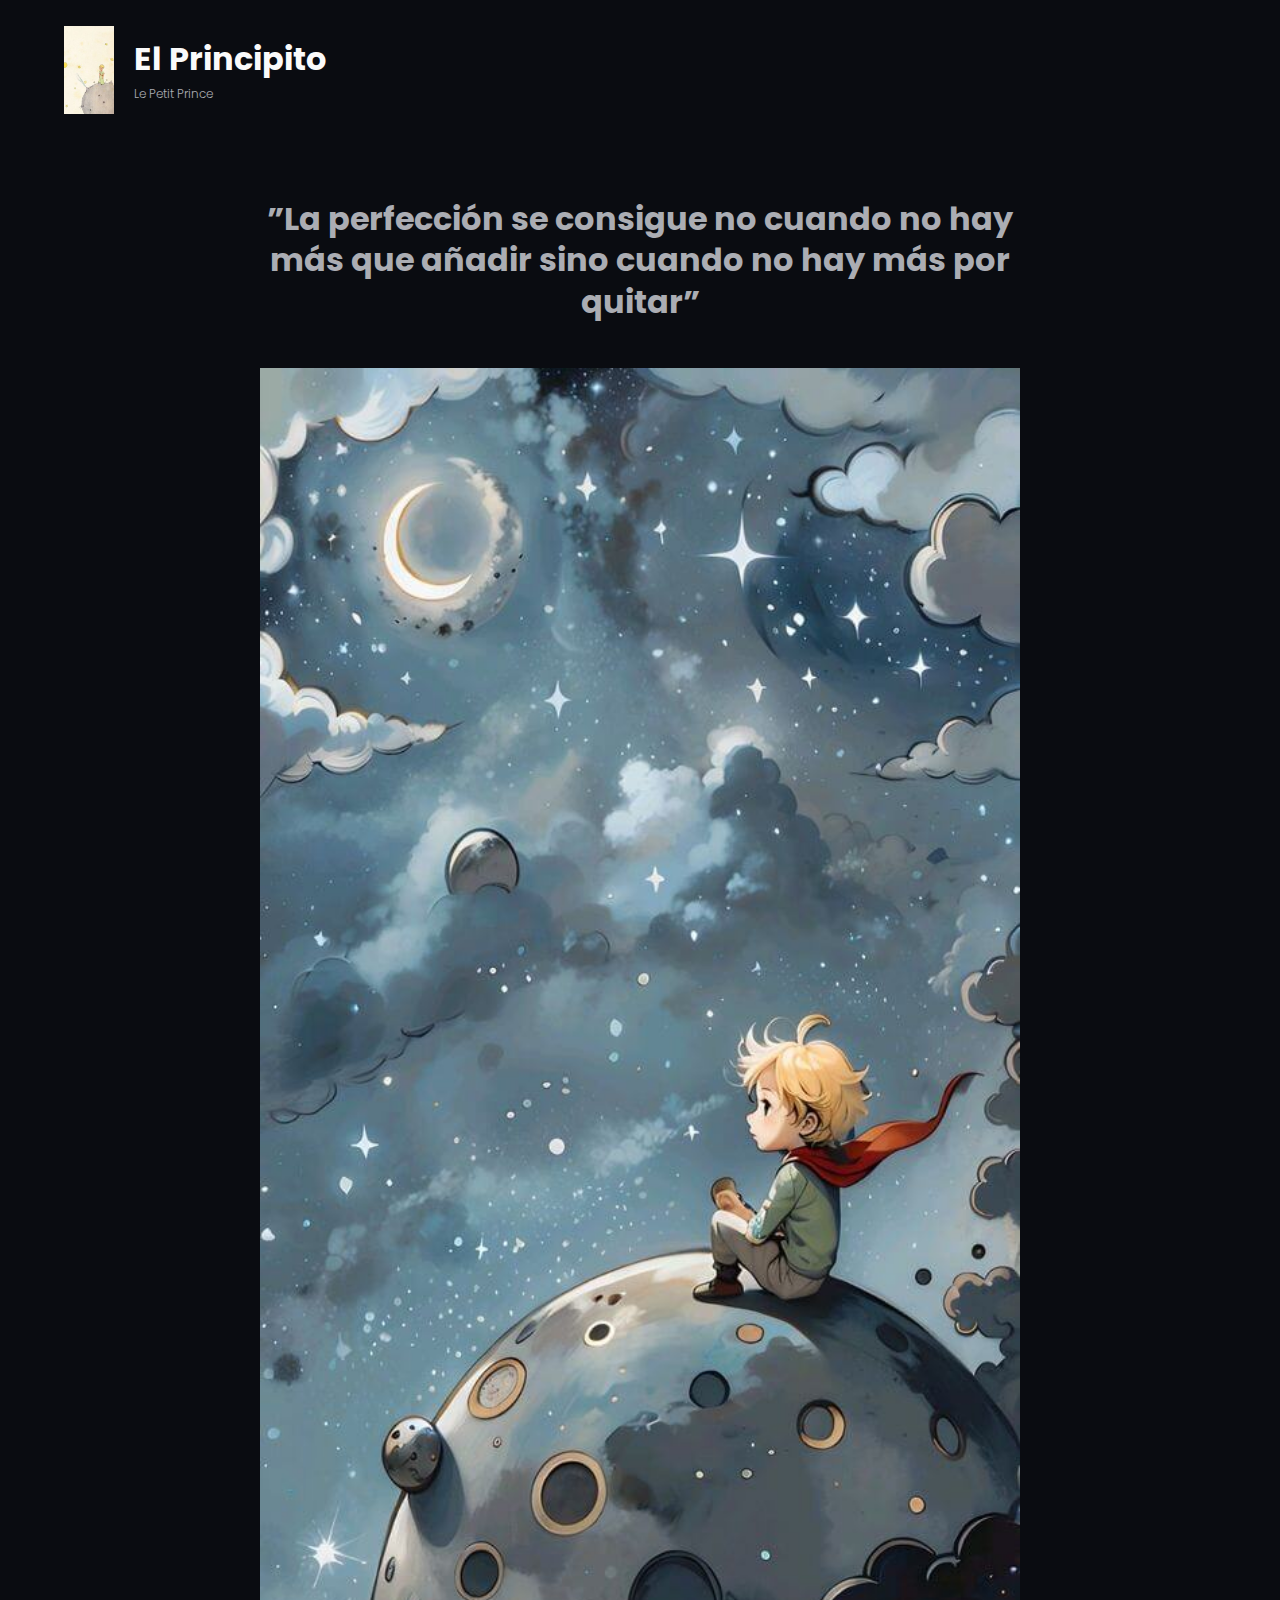
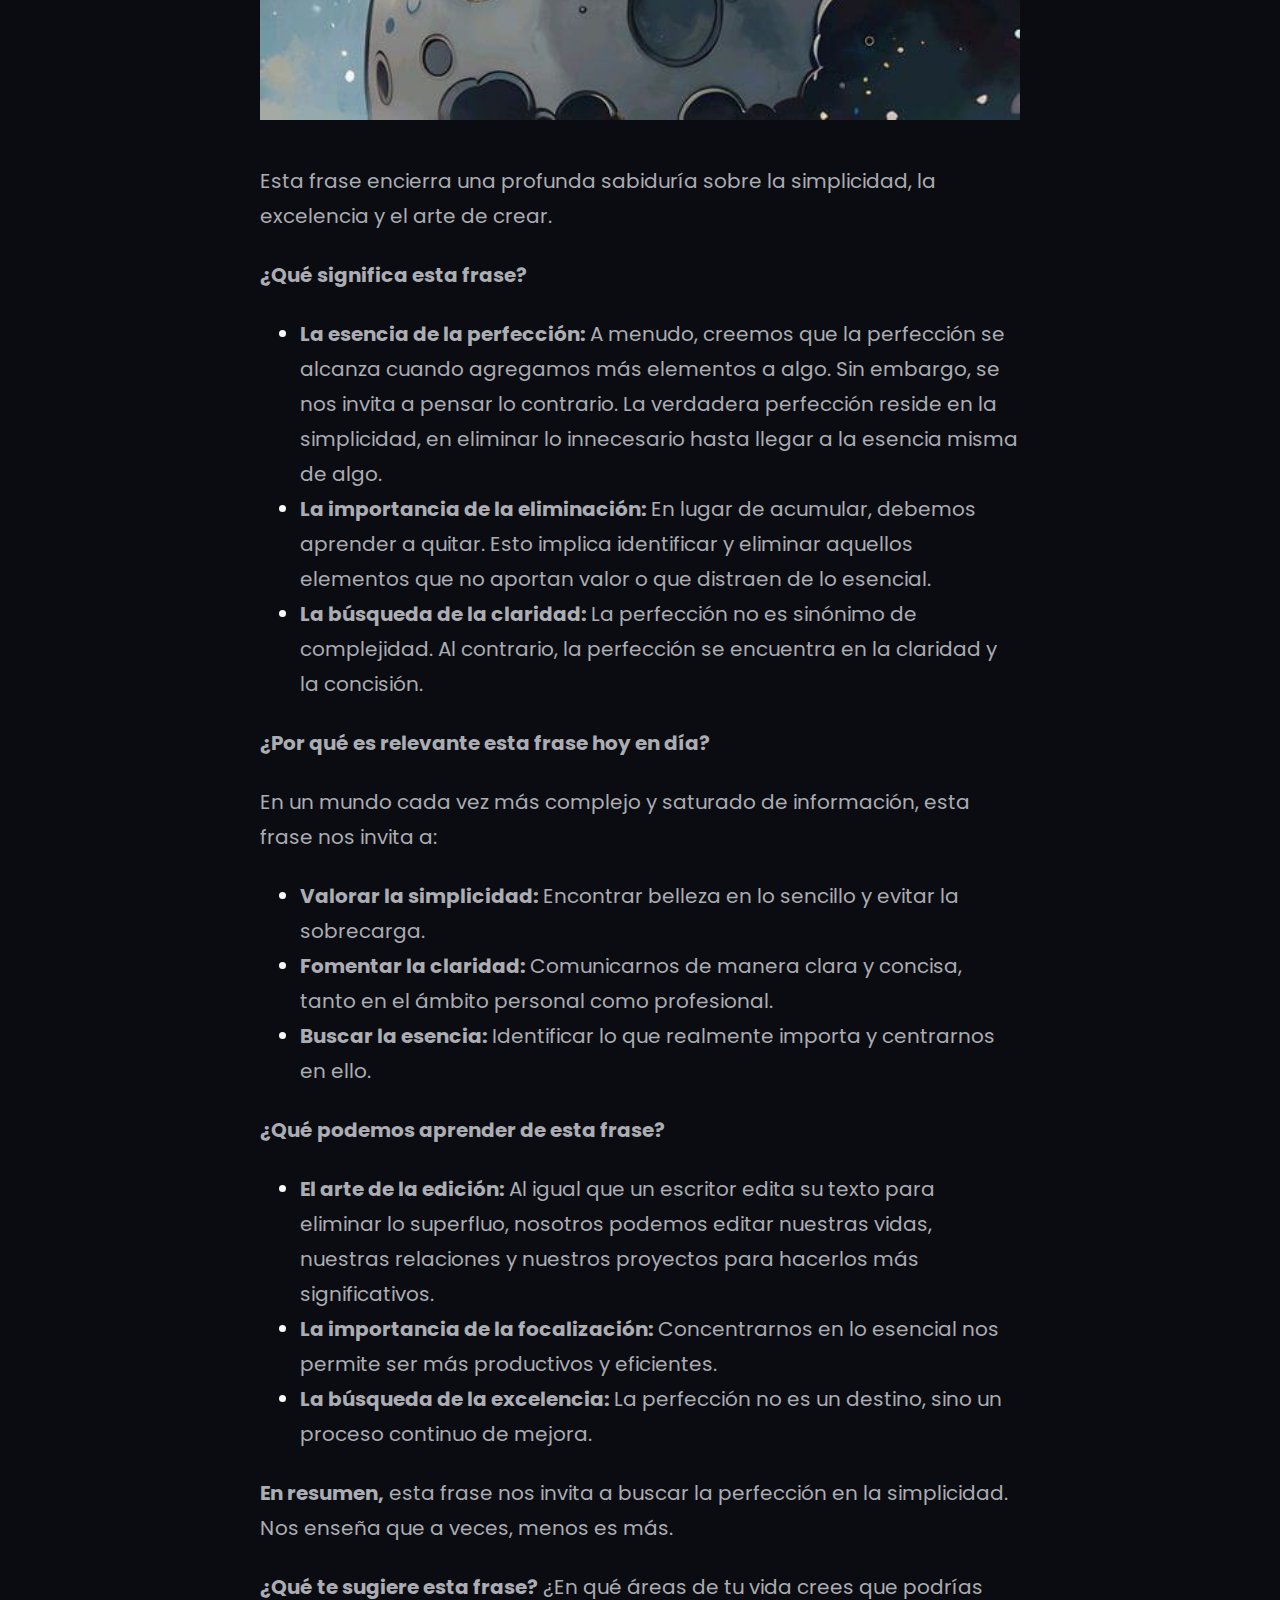
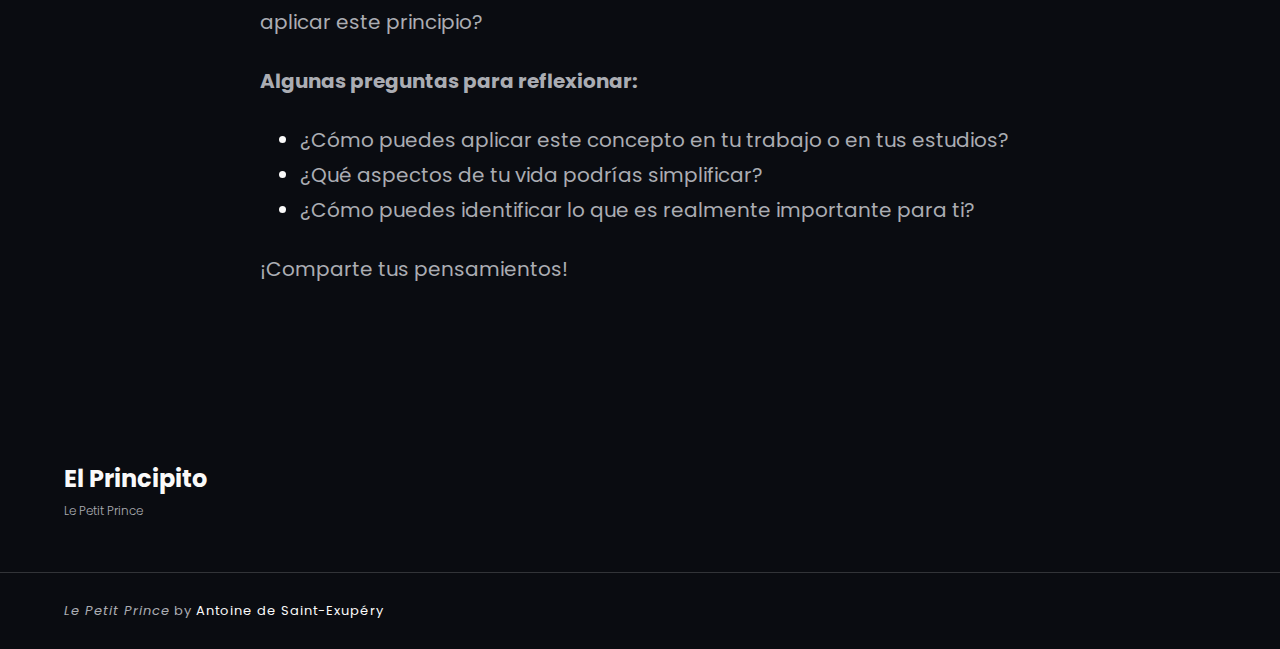
<file: la-perfeccion-se-consigue-no-cuando-no-hay-mas-que-anadir-sino-cuando-no-hay-mas-por-quitar/index.html>
<!DOCTYPE html>
<html lang="es">
<head>
	<meta charset="UTF-8">
	<meta name="viewport" content="width=device-width, initial-scale=1">
<meta name="robots" content="max-image-preview:large">
<title>”La perfección se consigue no cuando no hay más que añadir sino cuando no hay más por quitar” &#8211; El Principito</title>
<link rel="dns-prefetch" href="https://galgorium.github.io/ElPrincipito">
<link rel="alternate" type="application/rss+xml" title="El Principito &raquo; Feed" href="https://galgorium.github.io/ElPrincipito/feed/">
<link rel="alternate" type="application/rss+xml" title="El Principito &raquo; Feed de los comentarios" href="https://galgorium.github.io/ElPrincipito/comments/feed/">
<link rel="alternate" type="application/rss+xml" title="El Principito &raquo; Comentario ”La perfección se consigue no cuando no hay más que añadir sino cuando no hay más por quitar” del feed" href="https://galgorium.github.io/ElPrincipito/la-perfeccion-se-consigue-no-cuando-no-hay-mas-que-anadir-sino-cuando-no-hay-mas-por-quitar/feed/">
<script>
window._wpemojiSettings = {"baseUrl":"https:\/\/s.w.org\/images\/core\/emoji\/15.0.3\/72x72\/","ext":".png","svgUrl":"https:\/\/s.w.org\/images\/core\/emoji\/15.0.3\/svg\/","svgExt":".svg","source":{"concatemoji":"https:\/\/galgorium.github.io\/ElPrincipito\/wp-includes\/js\/wp-emoji-release.min.js?ver=6.6.2"}};
/*! This file is auto-generated */
!function(i,n){var o,s,e;function c(e){try{var t={supportTests:e,timestamp:(new Date).valueOf()};sessionStorage.setItem(o,JSON.stringify(t))}catch(e){}}function p(e,t,n){e.clearRect(0,0,e.canvas.width,e.canvas.height),e.fillText(t,0,0);var t=new Uint32Array(e.getImageData(0,0,e.canvas.width,e.canvas.height).data),r=(e.clearRect(0,0,e.canvas.width,e.canvas.height),e.fillText(n,0,0),new Uint32Array(e.getImageData(0,0,e.canvas.width,e.canvas.height).data));return t.every(function(e,t){return e===r[t]})}function u(e,t,n){switch(t){case"flag":return n(e,"🏳️‍⚧️","🏳️​⚧️")?!1:!n(e,"🇺🇳","🇺​🇳")&&!n(e,"🏴󠁧󠁢󠁥󠁮󠁧󠁿","🏴​󠁧​󠁢​󠁥​󠁮​󠁧​󠁿");case"emoji":return!n(e,"🐦‍⬛","🐦​⬛")}return!1}function f(e,t,n){var r="undefined"!=typeof WorkerGlobalScope&&self instanceof WorkerGlobalScope?new OffscreenCanvas(300,150):i.createElement("canvas"),a=r.getContext("2d",{willReadFrequently:!0}),o=(a.textBaseline="top",a.font="600 32px Arial",{});return e.forEach(function(e){o[e]=t(a,e,n)}),o}function t(e){var t=i.createElement("script");t.src=e,t.defer=!0,i.head.appendChild(t)}"undefined"!=typeof Promise&&(o="wpEmojiSettingsSupports",s=["flag","emoji"],n.supports={everything:!0,everythingExceptFlag:!0},e=new Promise(function(e){i.addEventListener("DOMContentLoaded",e,{once:!0})}),new Promise(function(t){var n=function(){try{var e=JSON.parse(sessionStorage.getItem(o));if("object"==typeof e&&"number"==typeof e.timestamp&&(new Date).valueOf()<e.timestamp+604800&&"object"==typeof e.supportTests)return e.supportTests}catch(e){}return null}();if(!n){if("undefined"!=typeof Worker&&"undefined"!=typeof OffscreenCanvas&&"undefined"!=typeof URL&&URL.createObjectURL&&"undefined"!=typeof Blob)try{var e="postMessage("+f.toString()+"("+[JSON.stringify(s),u.toString(),p.toString()].join(",")+"));",r=new Blob([e],{type:"text/javascript"}),a=new Worker(URL.createObjectURL(r),{name:"wpTestEmojiSupports"});return void(a.onmessage=function(e){c(n=e.data),a.terminate(),t(n)})}catch(e){}c(n=f(s,u,p))}t(n)}).then(function(e){for(var t in e)n.supports[t]=e[t],n.supports.everything=n.supports.everything&&n.supports[t],"flag"!==t&&(n.supports.everythingExceptFlag=n.supports.everythingExceptFlag&&n.supports[t]);n.supports.everythingExceptFlag=n.supports.everythingExceptFlag&&!n.supports.flag,n.DOMReady=!1,n.readyCallback=function(){n.DOMReady=!0}}).then(function(){return e}).then(function(){var e;n.supports.everything||(n.readyCallback(),(e=n.source||{}).concatemoji?t(e.concatemoji):e.wpemoji&&e.twemoji&&(t(e.twemoji),t(e.wpemoji)))}))}((window,document),window._wpemojiSettings);
</script>
<style id="wp-block-site-logo-inline-css">.wp-block-site-logo{box-sizing:border-box;line-height:0}.wp-block-site-logo a{display:inline-block;line-height:0}.wp-block-site-logo.is-default-size img{height:auto;width:120px}.wp-block-site-logo img{height:auto;max-width:100%}.wp-block-site-logo a,.wp-block-site-logo img{border-radius:inherit}.wp-block-site-logo.aligncenter{margin-left:auto;margin-right:auto;text-align:center}:root :where(.wp-block-site-logo.is-style-rounded){border-radius:9999px}</style>
<style id="wp-block-site-title-inline-css">:root :where(.wp-block-site-title a){color:inherit}</style>
<style id="wp-block-group-inline-css">.wp-block-group{box-sizing:border-box}:where(.wp-block-group.wp-block-group-is-layout-constrained){position:relative}</style>
<style id="wp-block-group-theme-inline-css">:where(.wp-block-group.has-background){padding:1.25em 2.375em}</style>
<style id="wp-block-template-part-theme-inline-css">:root :where(.wp-block-template-part.has-background){margin-bottom:0;margin-top:0;padding:1.25em 2.375em}</style>
<style id="wp-block-post-title-inline-css">.wp-block-post-title{box-sizing:border-box;word-break:break-word}.wp-block-post-title a{display:inline-block}</style>
<style id="wp-block-post-featured-image-inline-css">.wp-block-post-featured-image{margin-left:0;margin-right:0}.wp-block-post-featured-image a{display:block;height:100%}.wp-block-post-featured-image :where(img){box-sizing:border-box;height:auto;max-width:100%;vertical-align:bottom;width:100%}.wp-block-post-featured-image.alignfull img,.wp-block-post-featured-image.alignwide img{width:100%}.wp-block-post-featured-image .wp-block-post-featured-image__overlay.has-background-dim{background-color:#000;inset:0;position:absolute}.wp-block-post-featured-image{position:relative}.wp-block-post-featured-image .wp-block-post-featured-image__overlay.has-background-gradient{background-color:initial}.wp-block-post-featured-image .wp-block-post-featured-image__overlay.has-background-dim-0{opacity:0}.wp-block-post-featured-image .wp-block-post-featured-image__overlay.has-background-dim-10{opacity:.1}.wp-block-post-featured-image .wp-block-post-featured-image__overlay.has-background-dim-20{opacity:.2}.wp-block-post-featured-image .wp-block-post-featured-image__overlay.has-background-dim-30{opacity:.3}.wp-block-post-featured-image .wp-block-post-featured-image__overlay.has-background-dim-40{opacity:.4}.wp-block-post-featured-image .wp-block-post-featured-image__overlay.has-background-dim-50{opacity:.5}.wp-block-post-featured-image .wp-block-post-featured-image__overlay.has-background-dim-60{opacity:.6}.wp-block-post-featured-image .wp-block-post-featured-image__overlay.has-background-dim-70{opacity:.7}.wp-block-post-featured-image .wp-block-post-featured-image__overlay.has-background-dim-80{opacity:.8}.wp-block-post-featured-image .wp-block-post-featured-image__overlay.has-background-dim-90{opacity:.9}.wp-block-post-featured-image .wp-block-post-featured-image__overlay.has-background-dim-100{opacity:1}.wp-block-post-featured-image:where(.alignleft,.alignright){width:100%}</style>
<style id="wp-block-paragraph-inline-css">.is-small-text{font-size:.875em}.is-regular-text{font-size:1em}.is-large-text{font-size:2.25em}.is-larger-text{font-size:3em}.has-drop-cap:not(:focus):first-letter{float:left;font-size:8.4em;font-style:normal;font-weight:100;line-height:.68;margin:.05em .1em 0 0;text-transform:uppercase}body.rtl .has-drop-cap:not(:focus):first-letter{float:none;margin-left:.1em}p.has-drop-cap.has-background{overflow:hidden}:root :where(p.has-background){padding:1.25em 2.375em}:where(p.has-text-color:not(.has-link-color)) a{color:inherit}p.has-text-align-left[style*="writing-mode:vertical-lr"],p.has-text-align-right[style*="writing-mode:vertical-rl"]{rotate:180deg}</style>
<style id="wp-block-list-inline-css">ol,ul{box-sizing:border-box}:root :where(ul.has-background,ol.has-background){padding:1.25em 2.375em}</style>
<style id="wp-block-spacer-inline-css">.wp-block-spacer{clear:both}</style>
<style id="wp-block-columns-inline-css">.wp-block-columns{align-items:normal!important;box-sizing:border-box;display:flex;flex-wrap:wrap!important}@media (min-width:782px){.wp-block-columns{flex-wrap:nowrap!important}}.wp-block-columns.are-vertically-aligned-top{align-items:flex-start}.wp-block-columns.are-vertically-aligned-center{align-items:center}.wp-block-columns.are-vertically-aligned-bottom{align-items:flex-end}@media (max-width:781px){.wp-block-columns:not(.is-not-stacked-on-mobile)>.wp-block-column{flex-basis:100%!important}}@media (min-width:782px){.wp-block-columns:not(.is-not-stacked-on-mobile)>.wp-block-column{flex-basis:0;flex-grow:1}.wp-block-columns:not(.is-not-stacked-on-mobile)>.wp-block-column[style*=flex-basis]{flex-grow:0}}.wp-block-columns.is-not-stacked-on-mobile{flex-wrap:nowrap!important}.wp-block-columns.is-not-stacked-on-mobile>.wp-block-column{flex-basis:0;flex-grow:1}.wp-block-columns.is-not-stacked-on-mobile>.wp-block-column[style*=flex-basis]{flex-grow:0}:where(.wp-block-columns){margin-bottom:1.75em}:where(.wp-block-columns.has-background){padding:1.25em 2.375em}.wp-block-column{flex-grow:1;min-width:0;overflow-wrap:break-word;word-break:break-word}.wp-block-column.is-vertically-aligned-top{align-self:flex-start}.wp-block-column.is-vertically-aligned-center{align-self:center}.wp-block-column.is-vertically-aligned-bottom{align-self:flex-end}.wp-block-column.is-vertically-aligned-stretch{align-self:stretch}.wp-block-column.is-vertically-aligned-bottom,.wp-block-column.is-vertically-aligned-center,.wp-block-column.is-vertically-aligned-top{width:100%}</style>
<style id="wp-emoji-styles-inline-css">img.wp-smiley, img.emoji {
		display: inline !important;
		border: none !important;
		box-shadow: none !important;
		height: 1em !important;
		width: 1em !important;
		margin: 0 0.07em !important;
		vertical-align: -0.1em !important;
		background: none !important;
		padding: 0 !important;
	}</style>
<style id="wp-block-library-inline-css">:root{--wp-admin-theme-color:#007cba;--wp-admin-theme-color--rgb:0,124,186;--wp-admin-theme-color-darker-10:#006ba1;--wp-admin-theme-color-darker-10--rgb:0,107,161;--wp-admin-theme-color-darker-20:#005a87;--wp-admin-theme-color-darker-20--rgb:0,90,135;--wp-admin-border-width-focus:2px;--wp-block-synced-color:#7a00df;--wp-block-synced-color--rgb:122,0,223;--wp-bound-block-color:var(--wp-block-synced-color)}@media (min-resolution:192dpi){:root{--wp-admin-border-width-focus:1.5px}}.wp-element-button{cursor:pointer}:root{--wp--preset--font-size--normal:16px;--wp--preset--font-size--huge:42px}:root .has-very-light-gray-background-color{background-color:#eee}:root .has-very-dark-gray-background-color{background-color:#313131}:root .has-very-light-gray-color{color:#eee}:root .has-very-dark-gray-color{color:#313131}:root .has-vivid-green-cyan-to-vivid-cyan-blue-gradient-background{background:linear-gradient(135deg,#00d084,#0693e3)}:root .has-purple-crush-gradient-background{background:linear-gradient(135deg,#34e2e4,#4721fb 50%,#ab1dfe)}:root .has-hazy-dawn-gradient-background{background:linear-gradient(135deg,#faaca8,#dad0ec)}:root .has-subdued-olive-gradient-background{background:linear-gradient(135deg,#fafae1,#67a671)}:root .has-atomic-cream-gradient-background{background:linear-gradient(135deg,#fdd79a,#004a59)}:root .has-nightshade-gradient-background{background:linear-gradient(135deg,#330968,#31cdcf)}:root .has-midnight-gradient-background{background:linear-gradient(135deg,#020381,#2874fc)}.has-regular-font-size{font-size:1em}.has-larger-font-size{font-size:2.625em}.has-normal-font-size{font-size:var(--wp--preset--font-size--normal)}.has-huge-font-size{font-size:var(--wp--preset--font-size--huge)}.has-text-align-center{text-align:center}.has-text-align-left{text-align:left}.has-text-align-right{text-align:right}#end-resizable-editor-section{display:none}.aligncenter{clear:both}.items-justified-left{justify-content:flex-start}.items-justified-center{justify-content:center}.items-justified-right{justify-content:flex-end}.items-justified-space-between{justify-content:space-between}.screen-reader-text{border:0;clip:rect(1px,1px,1px,1px);clip-path:inset(50%);height:1px;margin:-1px;overflow:hidden;padding:0;position:absolute;width:1px;word-wrap:normal!important}.screen-reader-text:focus{background-color:#ddd;clip:auto!important;clip-path:none;color:#444;display:block;font-size:1em;height:auto;left:5px;line-height:normal;padding:15px 23px 14px;text-decoration:none;top:5px;width:auto;z-index:100000}html :where(.has-border-color){border-style:solid}html :where([style*=border-top-color]){border-top-style:solid}html :where([style*=border-right-color]){border-right-style:solid}html :where([style*=border-bottom-color]){border-bottom-style:solid}html :where([style*=border-left-color]){border-left-style:solid}html :where([style*=border-width]){border-style:solid}html :where([style*=border-top-width]){border-top-style:solid}html :where([style*=border-right-width]){border-right-style:solid}html :where([style*=border-bottom-width]){border-bottom-style:solid}html :where([style*=border-left-width]){border-left-style:solid}html :where(img[class*=wp-image-]){height:auto;max-width:100%}:where(figure){margin:0 0 1em}html :where(.is-position-sticky){--wp-admin--admin-bar--position-offset:var(--wp-admin--admin-bar--height,0px)}@media screen and (max-width:600px){html :where(.is-position-sticky){--wp-admin--admin-bar--position-offset:0px}}</style>
<style id="global-styles-inline-css">:root{--wp--preset--aspect-ratio--square: 1;--wp--preset--aspect-ratio--4-3: 4/3;--wp--preset--aspect-ratio--3-4: 3/4;--wp--preset--aspect-ratio--3-2: 3/2;--wp--preset--aspect-ratio--2-3: 2/3;--wp--preset--aspect-ratio--16-9: 16/9;--wp--preset--aspect-ratio--9-16: 9/16;--wp--preset--color--black: #000000;--wp--preset--color--cyan-bluish-gray: #abb8c3;--wp--preset--color--white: #ffffff;--wp--preset--color--pale-pink: #f78da7;--wp--preset--color--vivid-red: #cf2e2e;--wp--preset--color--luminous-vivid-orange: #ff6900;--wp--preset--color--luminous-vivid-amber: #fcb900;--wp--preset--color--light-green-cyan: #7bdcb5;--wp--preset--color--vivid-green-cyan: #00d084;--wp--preset--color--pale-cyan-blue: #8ed1fc;--wp--preset--color--vivid-cyan-blue: #0693e3;--wp--preset--color--vivid-purple: #9b51e0;--wp--preset--color--background: #0A0C11;--wp--preset--color--foreground: #ffffff;--wp--preset--color--primary: #2292b1;--wp--preset--color--secondary: #222222;--wp--preset--color--tertiary: #0a0a0a;--wp--preset--color--text-link: #fafafa;--wp--preset--color--body-text: #abadb3;--wp--preset--color--meta: #666666;--wp--preset--color--border-color: #323438;--wp--preset--color--color-light: #fbfbfb;--wp--preset--color--color-dark: #000000;--wp--preset--color--footer-text: #999999;--wp--preset--color--footer-border-dark: #313131;--wp--preset--color--gray: #cccccc;--wp--preset--color--patrick-blue: #1b3385;--wp--preset--color--blue-green: #25c5c9;--wp--preset--gradient--vivid-cyan-blue-to-vivid-purple: linear-gradient(135deg,rgba(6,147,227,1) 0%,rgb(155,81,224) 100%);--wp--preset--gradient--light-green-cyan-to-vivid-green-cyan: linear-gradient(135deg,rgb(122,220,180) 0%,rgb(0,208,130) 100%);--wp--preset--gradient--luminous-vivid-amber-to-luminous-vivid-orange: linear-gradient(135deg,rgba(252,185,0,1) 0%,rgba(255,105,0,1) 100%);--wp--preset--gradient--luminous-vivid-orange-to-vivid-red: linear-gradient(135deg,rgba(255,105,0,1) 0%,rgb(207,46,46) 100%);--wp--preset--gradient--very-light-gray-to-cyan-bluish-gray: linear-gradient(135deg,rgb(238,238,238) 0%,rgb(169,184,195) 100%);--wp--preset--gradient--cool-to-warm-spectrum: linear-gradient(135deg,rgb(74,234,220) 0%,rgb(151,120,209) 20%,rgb(207,42,186) 40%,rgb(238,44,130) 60%,rgb(251,105,98) 80%,rgb(254,248,76) 100%);--wp--preset--gradient--blush-light-purple: linear-gradient(135deg,rgb(255,206,236) 0%,rgb(152,150,240) 100%);--wp--preset--gradient--blush-bordeaux: linear-gradient(135deg,rgb(254,205,165) 0%,rgb(254,45,45) 50%,rgb(107,0,62) 100%);--wp--preset--gradient--luminous-dusk: linear-gradient(135deg,rgb(255,203,112) 0%,rgb(199,81,192) 50%,rgb(65,88,208) 100%);--wp--preset--gradient--pale-ocean: linear-gradient(135deg,rgb(255,245,203) 0%,rgb(182,227,212) 50%,rgb(51,167,181) 100%);--wp--preset--gradient--electric-grass: linear-gradient(135deg,rgb(202,248,128) 0%,rgb(113,206,126) 100%);--wp--preset--gradient--midnight: linear-gradient(135deg,rgb(2,3,129) 0%,rgb(40,116,252) 100%);--wp--preset--gradient--horizontal-patrick-blue-to-blue-green: linear-gradient(to right,var(--wp--preset--color--patrick-blue) 0%,var(--wp--preset--color--blue-green) 100%);--wp--preset--font-size--small: 15px;--wp--preset--font-size--medium: 16px;--wp--preset--font-size--large: clamp(24px,4.2vw,32px);--wp--preset--font-size--x-large: 42px;--wp--preset--font-size--tiny: 13px;--wp--preset--font-size--extra-small: 14px;--wp--preset--font-size--upper-heading: 18px;--wp--preset--font-size--normal: clamp(18px,1.6vw,20px);--wp--preset--font-size--content-heading: clamp(22px,3vw,24px);--wp--preset--font-size--extra-large: clamp(28px,6vw,36px);--wp--preset--font-size--product-heading: clamp(32px,4.8vw,42px);--wp--preset--font-size--huge: clamp(42px,5.2vw,80px);--wp--preset--font-size--colossal: clamp(46px,5.2vw,110px);--wp--preset--font-family--poppins: "Poppins", serif;--wp--preset--spacing--20: 0.44rem;--wp--preset--spacing--30: 0.67rem;--wp--preset--spacing--40: 1rem;--wp--preset--spacing--50: 1.5rem;--wp--preset--spacing--60: 2.25rem;--wp--preset--spacing--70: 3.38rem;--wp--preset--spacing--80: 5.06rem;--wp--preset--shadow--natural: 6px 6px 9px rgba(0, 0, 0, 0.2);--wp--preset--shadow--deep: 12px 12px 50px rgba(0, 0, 0, 0.4);--wp--preset--shadow--sharp: 6px 6px 0px rgba(0, 0, 0, 0.2);--wp--preset--shadow--outlined: 6px 6px 0px -3px rgba(255, 255, 255, 1), 6px 6px rgba(0, 0, 0, 1);--wp--preset--shadow--crisp: 6px 6px 0px rgba(0, 0, 0, 1);--wp--custom--spacing--tiny: clamp(21px, 2vw, 28px);--wp--custom--spacing--extra-small: clamp(28px, 3.5vw, 35px);--wp--custom--spacing--wp-comment-horizontal: clamp(30px, 3.7vw, 70px);--wp--custom--spacing--wp-comment-vertical: clamp(30px, 3.5vw, 49px);--wp--custom--spacing--wp-block-sidebar: clamp(7px,3.5vw,60px);--wp--custom--spacing--wp-block-sidebar-widget: clamp(35px, 3.5vw, 49px);--wp--custom--spacing--wp-block-page-numbers: clamp(49px, 3.3vw, 63px);--wp--custom--spacing--wp-footer-vertical: clamp(30px, 4vw, 70px);--wp--custom--spacing--normal: clamp(30px, 3.5vw, 40px);--wp--custom--spacing--small: max(1.75rem, 5vw);--wp--custom--spacing--medium: clamp(2rem, 8vw, calc(4 * var(--wp--style--block-gap)));--wp--custom--spacing--large: clamp(3.5rem, 10vw, 5.0625rem);--wp--custom--spacing--outer: var(--wp--custom--spacing--small, 1.25rem);--wp--custom--spacing--section-block-top: clamp(42px, 7.5vw, 140px);--wp--custom--spacing--section-block-bottom: clamp(12px, 5.5vw, 70px);--wp--custom--spacing--section-pricing-content: clamp(21px, 5.5vw, 42px);--wp--custom--spacing--main-block-gap: clamp(42px, 4.5vw, 70px);--wp--custom--spacing--testimonial-inner-gap: clamp(35px, 3.5vw, 42px);--wp--custom--spacing--group-heading-bottom-gap: clamp(35px, 3.5vw, 56px);--wp--custom--typography--font-size--heading-one: clamp(36px,3.5vw,58px);--wp--custom--typography--font-size--heading-two: clamp(32px,2.6vw,49px);--wp--custom--typography--font-size--heading-three: clamp(28px,1.9vw,36px);--wp--custom--typography--font-size--heading-four: clamp(24px,2vw,28px);--wp--custom--typography--font-size--heading-five: clamp(22px,1.3vw,24px);--wp--custom--typography--font-size--heading-six: 18px;--wp--custom--typography--font-size--huge-post-title: clamp(38px,4vw,70px);--wp--custom--typography--line-height--heading-one: 1.38;--wp--custom--typography--line-height--heading-two: 1.43;--wp--custom--typography--line-height--heading-three: 1.31;--wp--custom--typography--line-height--heading-four: 1.5;--wp--custom--typography--line-height--heading-five: 1.458333333333333;--wp--custom--typography--line-height--heading-six: 1.56;--wp--custom--typography--line-height--paragraph: 1.75;--wp--custom--typography--line-height--post-title: 1.38;--wp--custom--typography--line-height--extra-small: 21px;--wp--custom--typography--line-height--small: 28px;--wp--custom--typography--line-height--normal: normal;--wp--custom--typography--font-weight--light: 300;--wp--custom--typography--font-weight--regular: 400;--wp--custom--typography--font-weight--medium: 500;--wp--custom--typography--font-weight--bold: 700;--wp--custom--typography--font-weight--black: 900;}:root { --wp--style--global--content-size: 760px;--wp--style--global--wide-size: 1400px; }:where(body) { margin: 0; }.wp-site-blocks > .alignleft { float: left; margin-right: 2em; }.wp-site-blocks > .alignright { float: right; margin-left: 2em; }.wp-site-blocks > .aligncenter { justify-content: center; margin-left: auto; margin-right: auto; }:where(.wp-site-blocks) > * { margin-block-start: 1.5rem; margin-block-end: 0; }:where(.wp-site-blocks) > :first-child { margin-block-start: 0; }:where(.wp-site-blocks) > :last-child { margin-block-end: 0; }:root { --wp--style--block-gap: 1.5rem; }:root :where(.is-layout-flow) > :first-child{margin-block-start: 0;}:root :where(.is-layout-flow) > :last-child{margin-block-end: 0;}:root :where(.is-layout-flow) > *{margin-block-start: 1.5rem;margin-block-end: 0;}:root :where(.is-layout-constrained) > :first-child{margin-block-start: 0;}:root :where(.is-layout-constrained) > :last-child{margin-block-end: 0;}:root :where(.is-layout-constrained) > *{margin-block-start: 1.5rem;margin-block-end: 0;}:root :where(.is-layout-flex){gap: 1.5rem;}:root :where(.is-layout-grid){gap: 1.5rem;}.is-layout-flow > .alignleft{float: left;margin-inline-start: 0;margin-inline-end: 2em;}.is-layout-flow > .alignright{float: right;margin-inline-start: 2em;margin-inline-end: 0;}.is-layout-flow > .aligncenter{margin-left: auto !important;margin-right: auto !important;}.is-layout-constrained > .alignleft{float: left;margin-inline-start: 0;margin-inline-end: 2em;}.is-layout-constrained > .alignright{float: right;margin-inline-start: 2em;margin-inline-end: 0;}.is-layout-constrained > .aligncenter{margin-left: auto !important;margin-right: auto !important;}.is-layout-constrained > :where(:not(.alignleft):not(.alignright):not(.alignfull)){max-width: var(--wp--style--global--content-size);margin-left: auto !important;margin-right: auto !important;}.is-layout-constrained > .alignwide{max-width: var(--wp--style--global--wide-size);}body .is-layout-flex{display: flex;}.is-layout-flex{flex-wrap: wrap;align-items: center;}.is-layout-flex > :is(*, div){margin: 0;}body .is-layout-grid{display: grid;}.is-layout-grid > :is(*, div){margin: 0;}body{background-color: var(--wp--preset--color--background);color: var(--wp--preset--color--body-text);font-family: var(--wp--preset--font-family--poppins);font-size: var(--wp--preset--font-size--normal);font-weight: 400;line-height: var(--wp--custom--typography--line-height--paragraph);padding-top: 0px;padding-right: 0px;padding-bottom: 0px;padding-left: 0px;}a:where(:not(.wp-element-button)){color: var(--wp--preset--color--text-link);text-decoration: underline;}h1{font-size: var(--wp--custom--typography--font-size--heading-one);line-height: var(--wp--custom--typography--line-height--heading-one);}h2{font-size: var(--wp--custom--typography--font-size--heading-two);line-height: var(--wp--custom--typography--line-height--heading-two);}h3{font-size: var(--wp--custom--typography--font-size--heading-three);line-height: var(--wp--custom--typography--line-height--heading-three);}h4{font-size: var(--wp--custom--typography--font-size--heading-four);line-height: var(--wp--custom--typography--line-height--heading-four);}h5{font-size: var(--wp--custom--typography--font-size--heading-five);line-height: var(--wp--custom--typography--line-height--heading-five);}h6{font-size: var(--wp--custom--typography--font-size--heading-six);line-height: var(--wp--custom--typography--line-height--heading-six);}:root :where(.wp-element-button, .wp-block-button__link){background-color: #32373c;border-width: 0;color: #fff;font-family: inherit;font-size: inherit;line-height: inherit;padding: calc(0.667em + 2px) calc(1.333em + 2px);text-decoration: none;}.has-black-color{color: var(--wp--preset--color--black) !important;}.has-cyan-bluish-gray-color{color: var(--wp--preset--color--cyan-bluish-gray) !important;}.has-white-color{color: var(--wp--preset--color--white) !important;}.has-pale-pink-color{color: var(--wp--preset--color--pale-pink) !important;}.has-vivid-red-color{color: var(--wp--preset--color--vivid-red) !important;}.has-luminous-vivid-orange-color{color: var(--wp--preset--color--luminous-vivid-orange) !important;}.has-luminous-vivid-amber-color{color: var(--wp--preset--color--luminous-vivid-amber) !important;}.has-light-green-cyan-color{color: var(--wp--preset--color--light-green-cyan) !important;}.has-vivid-green-cyan-color{color: var(--wp--preset--color--vivid-green-cyan) !important;}.has-pale-cyan-blue-color{color: var(--wp--preset--color--pale-cyan-blue) !important;}.has-vivid-cyan-blue-color{color: var(--wp--preset--color--vivid-cyan-blue) !important;}.has-vivid-purple-color{color: var(--wp--preset--color--vivid-purple) !important;}.has-background-color{color: var(--wp--preset--color--background) !important;}.has-foreground-color{color: var(--wp--preset--color--foreground) !important;}.has-primary-color{color: var(--wp--preset--color--primary) !important;}.has-secondary-color{color: var(--wp--preset--color--secondary) !important;}.has-tertiary-color{color: var(--wp--preset--color--tertiary) !important;}.has-text-link-color{color: var(--wp--preset--color--text-link) !important;}.has-body-text-color{color: var(--wp--preset--color--body-text) !important;}.has-meta-color{color: var(--wp--preset--color--meta) !important;}.has-border-color-color{color: var(--wp--preset--color--border-color) !important;}.has-color-light-color{color: var(--wp--preset--color--color-light) !important;}.has-color-dark-color{color: var(--wp--preset--color--color-dark) !important;}.has-footer-text-color{color: var(--wp--preset--color--footer-text) !important;}.has-footer-border-dark-color{color: var(--wp--preset--color--footer-border-dark) !important;}.has-gray-color{color: var(--wp--preset--color--gray) !important;}.has-patrick-blue-color{color: var(--wp--preset--color--patrick-blue) !important;}.has-blue-green-color{color: var(--wp--preset--color--blue-green) !important;}.has-black-background-color{background-color: var(--wp--preset--color--black) !important;}.has-cyan-bluish-gray-background-color{background-color: var(--wp--preset--color--cyan-bluish-gray) !important;}.has-white-background-color{background-color: var(--wp--preset--color--white) !important;}.has-pale-pink-background-color{background-color: var(--wp--preset--color--pale-pink) !important;}.has-vivid-red-background-color{background-color: var(--wp--preset--color--vivid-red) !important;}.has-luminous-vivid-orange-background-color{background-color: var(--wp--preset--color--luminous-vivid-orange) !important;}.has-luminous-vivid-amber-background-color{background-color: var(--wp--preset--color--luminous-vivid-amber) !important;}.has-light-green-cyan-background-color{background-color: var(--wp--preset--color--light-green-cyan) !important;}.has-vivid-green-cyan-background-color{background-color: var(--wp--preset--color--vivid-green-cyan) !important;}.has-pale-cyan-blue-background-color{background-color: var(--wp--preset--color--pale-cyan-blue) !important;}.has-vivid-cyan-blue-background-color{background-color: var(--wp--preset--color--vivid-cyan-blue) !important;}.has-vivid-purple-background-color{background-color: var(--wp--preset--color--vivid-purple) !important;}.has-background-background-color{background-color: var(--wp--preset--color--background) !important;}.has-foreground-background-color{background-color: var(--wp--preset--color--foreground) !important;}.has-primary-background-color{background-color: var(--wp--preset--color--primary) !important;}.has-secondary-background-color{background-color: var(--wp--preset--color--secondary) !important;}.has-tertiary-background-color{background-color: var(--wp--preset--color--tertiary) !important;}.has-text-link-background-color{background-color: var(--wp--preset--color--text-link) !important;}.has-body-text-background-color{background-color: var(--wp--preset--color--body-text) !important;}.has-meta-background-color{background-color: var(--wp--preset--color--meta) !important;}.has-border-color-background-color{background-color: var(--wp--preset--color--border-color) !important;}.has-color-light-background-color{background-color: var(--wp--preset--color--color-light) !important;}.has-color-dark-background-color{background-color: var(--wp--preset--color--color-dark) !important;}.has-footer-text-background-color{background-color: var(--wp--preset--color--footer-text) !important;}.has-footer-border-dark-background-color{background-color: var(--wp--preset--color--footer-border-dark) !important;}.has-gray-background-color{background-color: var(--wp--preset--color--gray) !important;}.has-patrick-blue-background-color{background-color: var(--wp--preset--color--patrick-blue) !important;}.has-blue-green-background-color{background-color: var(--wp--preset--color--blue-green) !important;}.has-black-border-color{border-color: var(--wp--preset--color--black) !important;}.has-cyan-bluish-gray-border-color{border-color: var(--wp--preset--color--cyan-bluish-gray) !important;}.has-white-border-color{border-color: var(--wp--preset--color--white) !important;}.has-pale-pink-border-color{border-color: var(--wp--preset--color--pale-pink) !important;}.has-vivid-red-border-color{border-color: var(--wp--preset--color--vivid-red) !important;}.has-luminous-vivid-orange-border-color{border-color: var(--wp--preset--color--luminous-vivid-orange) !important;}.has-luminous-vivid-amber-border-color{border-color: var(--wp--preset--color--luminous-vivid-amber) !important;}.has-light-green-cyan-border-color{border-color: var(--wp--preset--color--light-green-cyan) !important;}.has-vivid-green-cyan-border-color{border-color: var(--wp--preset--color--vivid-green-cyan) !important;}.has-pale-cyan-blue-border-color{border-color: var(--wp--preset--color--pale-cyan-blue) !important;}.has-vivid-cyan-blue-border-color{border-color: var(--wp--preset--color--vivid-cyan-blue) !important;}.has-vivid-purple-border-color{border-color: var(--wp--preset--color--vivid-purple) !important;}.has-background-border-color{border-color: var(--wp--preset--color--background) !important;}.has-foreground-border-color{border-color: var(--wp--preset--color--foreground) !important;}.has-primary-border-color{border-color: var(--wp--preset--color--primary) !important;}.has-secondary-border-color{border-color: var(--wp--preset--color--secondary) !important;}.has-tertiary-border-color{border-color: var(--wp--preset--color--tertiary) !important;}.has-text-link-border-color{border-color: var(--wp--preset--color--text-link) !important;}.has-body-text-border-color{border-color: var(--wp--preset--color--body-text) !important;}.has-meta-border-color{border-color: var(--wp--preset--color--meta) !important;}.has-border-color-border-color{border-color: var(--wp--preset--color--border-color) !important;}.has-color-light-border-color{border-color: var(--wp--preset--color--color-light) !important;}.has-color-dark-border-color{border-color: var(--wp--preset--color--color-dark) !important;}.has-footer-text-border-color{border-color: var(--wp--preset--color--footer-text) !important;}.has-footer-border-dark-border-color{border-color: var(--wp--preset--color--footer-border-dark) !important;}.has-gray-border-color{border-color: var(--wp--preset--color--gray) !important;}.has-patrick-blue-border-color{border-color: var(--wp--preset--color--patrick-blue) !important;}.has-blue-green-border-color{border-color: var(--wp--preset--color--blue-green) !important;}.has-vivid-cyan-blue-to-vivid-purple-gradient-background{background: var(--wp--preset--gradient--vivid-cyan-blue-to-vivid-purple) !important;}.has-light-green-cyan-to-vivid-green-cyan-gradient-background{background: var(--wp--preset--gradient--light-green-cyan-to-vivid-green-cyan) !important;}.has-luminous-vivid-amber-to-luminous-vivid-orange-gradient-background{background: var(--wp--preset--gradient--luminous-vivid-amber-to-luminous-vivid-orange) !important;}.has-luminous-vivid-orange-to-vivid-red-gradient-background{background: var(--wp--preset--gradient--luminous-vivid-orange-to-vivid-red) !important;}.has-very-light-gray-to-cyan-bluish-gray-gradient-background{background: var(--wp--preset--gradient--very-light-gray-to-cyan-bluish-gray) !important;}.has-cool-to-warm-spectrum-gradient-background{background: var(--wp--preset--gradient--cool-to-warm-spectrum) !important;}.has-blush-light-purple-gradient-background{background: var(--wp--preset--gradient--blush-light-purple) !important;}.has-blush-bordeaux-gradient-background{background: var(--wp--preset--gradient--blush-bordeaux) !important;}.has-luminous-dusk-gradient-background{background: var(--wp--preset--gradient--luminous-dusk) !important;}.has-pale-ocean-gradient-background{background: var(--wp--preset--gradient--pale-ocean) !important;}.has-electric-grass-gradient-background{background: var(--wp--preset--gradient--electric-grass) !important;}.has-midnight-gradient-background{background: var(--wp--preset--gradient--midnight) !important;}.has-horizontal-patrick-blue-to-blue-green-gradient-background{background: var(--wp--preset--gradient--horizontal-patrick-blue-to-blue-green) !important;}.has-small-font-size{font-size: var(--wp--preset--font-size--small) !important;}.has-medium-font-size{font-size: var(--wp--preset--font-size--medium) !important;}.has-large-font-size{font-size: var(--wp--preset--font-size--large) !important;}.has-x-large-font-size{font-size: var(--wp--preset--font-size--x-large) !important;}.has-tiny-font-size{font-size: var(--wp--preset--font-size--tiny) !important;}.has-extra-small-font-size{font-size: var(--wp--preset--font-size--extra-small) !important;}.has-upper-heading-font-size{font-size: var(--wp--preset--font-size--upper-heading) !important;}.has-normal-font-size{font-size: var(--wp--preset--font-size--normal) !important;}.has-content-heading-font-size{font-size: var(--wp--preset--font-size--content-heading) !important;}.has-extra-large-font-size{font-size: var(--wp--preset--font-size--extra-large) !important;}.has-product-heading-font-size{font-size: var(--wp--preset--font-size--product-heading) !important;}.has-huge-font-size{font-size: var(--wp--preset--font-size--huge) !important;}.has-colossal-font-size{font-size: var(--wp--preset--font-size--colossal) !important;}.has-poppins-font-family{font-family: var(--wp--preset--font-family--poppins) !important;}
:root :where(.wp-block-post-title){font-size: var(--wp--custom--typography--font-size--heading-four);font-weight: var(--wp--custom--typography--font-weight--bold);line-height: var(--wp--custom--typography--line-height--heading-four);}
:root :where(.wp-block-site-title){font-size: var(--wp--preset--font-size--large);font-weight: var(--wp--custom--typography--font-weight--bold);line-height: var(--wp--custom--typography--line-height--normal);}
:root :where(.wp-block-site-tagline){color: var(--wp--preset--color--body-text);font-size: 12px;font-weight: 300;margin-top: 0;}</style>
<style id="core-block-supports-inline-css">.wp-container-core-group-is-layout-2{gap:20px;}.wp-container-core-group-is-layout-3{justify-content:space-between;}.wp-container-core-group-is-layout-10 > *{margin-block-start:0;margin-block-end:0;}.wp-container-core-group-is-layout-10 > * + *{margin-block-start:0px;margin-block-end:0;}.wp-container-core-columns-is-layout-1{flex-wrap:nowrap;}.wp-container-core-group-is-layout-14{justify-content:space-between;}</style>
<style id="wp-block-template-skip-link-inline-css">.skip-link.screen-reader-text {
			border: 0;
			clip: rect(1px,1px,1px,1px);
			clip-path: inset(50%);
			height: 1px;
			margin: -1px;
			overflow: hidden;
			padding: 0;
			position: absolute !important;
			width: 1px;
			word-wrap: normal !important;
		}

		.skip-link.screen-reader-text:focus {
			background-color: #eee;
			clip: auto !important;
			clip-path: none;
			color: #444;
			display: block;
			font-size: 1em;
			height: auto;
			left: 5px;
			line-height: normal;
			padding: 15px 23px 14px;
			text-decoration: none;
			top: 5px;
			width: auto;
			z-index: 100000;
		}</style>
<link rel="stylesheet" id="bizboost-style-css" href="https://galgorium.github.io/ElPrincipito/wp-content/themes/bizboost/style.css?ver=1718298565" media="all">
<link rel="https://api.w.org/" href="https://galgorium.github.io/ElPrincipito/wp-json/">
<link rel="alternate" title="JSON" type="application/json" href="https://galgorium.github.io/ElPrincipito/wp-json/wp/v2/posts/83">
<link rel="EditURI" type="application/rsd+xml" title="RSD" href="https://galgorium.github.io/ElPrincipito/xmlrpc.php?rsd">
<meta name="generator" content="WordPress 6.6.2">
<link rel="canonical" href="https://galgorium.github.io/ElPrincipito/la-perfeccion-se-consigue-no-cuando-no-hay-mas-que-anadir-sino-cuando-no-hay-mas-por-quitar/">
<link rel="shortlink" href="https://galgorium.github.io/ElPrincipito/?p=83">
<link rel="alternate" title="oEmbed (JSON)" type="application/json+oembed" href="https://galgorium.github.io/ElPrincipito/wp-json/oembed/1.0/embed?url=http%3A%2F%2Fhttps%3A%2F%2Fgalgorium.github.io%2FElPrincipito%2Fla-perfeccion-se-consigue-no-cuando-no-hay-mas-que-anadir-sino-cuando-no-hay-mas-por-quitar%2F">
<link rel="alternate" title="oEmbed (XML)" type="text/xml+oembed" href="https://galgorium.github.io/ElPrincipito/wp-json/oembed/1.0/embed?url=http%3A%2F%2Fhttps%3A%2F%2Fgalgorium.github.io%2FElPrincipito%2Fla-perfeccion-se-consigue-no-cuando-no-hay-mas-que-anadir-sino-cuando-no-hay-mas-por-quitar%2F#038;format=xml">
<style id="wp-fonts-local">@font-face{font-family:Poppins;font-style:normal;font-weight:300;font-display:fallback;src:url('https://galgorium.github.io/ElPrincipito/wp-content/themes/bizboost/assets/fonts/poppins/Poppins-Light.woff2') format('woff2');font-stretch:normal;}
@font-face{font-family:Poppins;font-style:normal;font-weight:400;font-display:fallback;src:url('https://galgorium.github.io/ElPrincipito/wp-content/themes/bizboost/assets/fonts/poppins/Poppins-Regular.woff2') format('woff2');font-stretch:normal;}
@font-face{font-family:Poppins;font-style:italic;font-weight:400;font-display:fallback;src:url('https://galgorium.github.io/ElPrincipito/wp-content/themes/bizboost/assets/fonts/poppins/Poppins-Italic.woff2') format('woff2');font-stretch:normal;}
@font-face{font-family:Poppins;font-style:normal;font-weight:500;font-display:fallback;src:url('https://galgorium.github.io/ElPrincipito/wp-content/themes/bizboost/assets/fonts/poppins/Poppins-Medium.woff2') format('woff2');font-stretch:normal;}
@font-face{font-family:Poppins;font-style:normal;font-weight:600;font-display:fallback;src:url('https://galgorium.github.io/ElPrincipito/wp-content/themes/bizboost/assets/fonts/poppins/Poppins-SemiBold.woff2') format('woff2');font-stretch:normal;}
@font-face{font-family:Poppins;font-style:normal;font-weight:700;font-display:fallback;src:url('https://galgorium.github.io/ElPrincipito/wp-content/themes/bizboost/assets/fonts/poppins/Poppins-Bold.woff2') format('woff2');font-stretch:normal;}
@font-face{font-family:Poppins;font-style:normal;font-weight:800;font-display:fallback;src:url('https://galgorium.github.io/ElPrincipito/wp-content/themes/bizboost/assets/fonts/poppins/Poppins-ExtraBold.woff2') format('woff2');font-stretch:normal;}
@font-face{font-family:Poppins;font-style:normal;font-weight:900;font-display:fallback;src:url('https://galgorium.github.io/ElPrincipito/wp-content/themes/bizboost/assets/fonts/poppins/Poppins-Black.woff2') format('woff2');font-stretch:normal;}</style>
<link rel="icon" href="https://galgorium.github.io/ElPrincipito/wp-content/uploads/2024/06/Le-Petit-Prince-150x150.jpg" sizes="32x32">
<link rel="icon" href="https://galgorium.github.io/ElPrincipito/wp-content/uploads/2024/06/Le-Petit-Prince.jpg" sizes="192x192">
<link rel="apple-touch-icon" href="https://galgorium.github.io/ElPrincipito/wp-content/uploads/2024/06/Le-Petit-Prince.jpg">
<meta name="msapplication-TileImage" content="https://galgorium.github.io/ElPrincipito/wp-content/uploads/2024/06/Le-Petit-Prince.jpg">
</head>

<body class="post-template-default single single-post postid-83 single-format-standard wp-custom-logo wp-embed-responsive">

<div class="wp-site-blocks">
<header class="wp-block-template-part">
<div class="wp-block-group alignfull social-and-toggle-search header-has-nav-centered is-layout-constrained wp-block-group-is-layout-constrained">
<div class="wp-block-group alignwide wp-block-main-header is-layout-constrained wp-block-group-is-layout-constrained">
<div class="wp-block-group alignfull wp-block-main-header-container is-content-justification-space-between is-layout-flex wp-container-core-group-is-layout-3 wp-block-group-is-layout-flex" style="padding-top:var(--wp--custom--spacing--tiny);padding-bottom:var(--wp--custom--spacing--tiny)">
<div class="wp-block-group site-identity is-layout-flex wp-container-core-group-is-layout-2 wp-block-group-is-layout-flex">
<div class="wp-block-site-logo"><a href="https://galgorium.github.io/ElPrincipito/" class="custom-logo-link" rel="home"><img width="50" height="88" src="https://galgorium.github.io/ElPrincipito/wp-content/uploads/2024/06/Le-Petit-Prince.jpg" class="custom-logo" alt="El Principito" decoding="async" srcset="https://galgorium.github.io/ElPrincipito/wp-content/uploads/2024/06/Le-Petit-Prince.jpg 736w, https://galgorium.github.io/ElPrincipito/wp-content/uploads/2024/06/Le-Petit-Prince-169x300.jpg 169w, https://galgorium.github.io/ElPrincipito/wp-content/uploads/2024/06/Le-Petit-Prince-576x1024.jpg 576w" sizes="(max-width: 50px) 100vw, 50px"></a></div>


<div class="wp-block-group is-layout-flow wp-block-group-is-layout-flow">
<h1 class="wp-block-site-title"><a href="https://galgorium.github.io/ElPrincipito/" target="_self" rel="home">El Principito</a></h1>

<p style="margin-top:0;" class="wp-block-site-tagline">Le Petit Prince</p>
</div>
</div>
</div>
</div>
</div>
</header>


<main class="wp-block-group is-layout-flow wp-block-group-is-layout-flow">
<div class="wp-block-group wp-block-inner-page-title is-layout-constrained wp-block-group-is-layout-constrained">
<div class="wp-block-group is-layout-flow wp-block-group-is-layout-flow"><h2 class="has-text-align-center wp-block-post-title">”La perfección se consigue no cuando no hay más que añadir sino cuando no hay más por quitar”</h2></div>
</div>



<div class="wp-block-group is-layout-constrained wp-block-group-is-layout-constrained"><figure style="margin-bottom:var(--wp--custom--spacing--wp-comment-vertical);" class="wp-block-post-featured-image"><img width="564" height="1003" src="https://galgorium.github.io/ElPrincipito/wp-content/uploads/2024/06/Le-Petit-Prince-by-Jabneelska-1.jpg" class="attachment-post-thumbnail size-post-thumbnail wp-post-image" alt="" style="object-fit:cover;" decoding="async" fetchpriority="high" srcset="https://galgorium.github.io/ElPrincipito/wp-content/uploads/2024/06/Le-Petit-Prince-by-Jabneelska-1.jpg 564w, https://galgorium.github.io/ElPrincipito/wp-content/uploads/2024/06/Le-Petit-Prince-by-Jabneelska-1-169x300.jpg 169w" sizes="(max-width: 564px) 100vw, 564px"></figure></div>


<div class="entry-content wp-block-post-content is-layout-constrained wp-block-post-content-is-layout-constrained">
<p>Esta frase encierra una profunda sabiduría sobre la simplicidad, la excelencia y el arte de crear.</p>



<p><strong>¿Qué significa esta frase?</strong></p>



<ul class="wp-block-list">
<li>
<strong>La esencia de la perfección:</strong> A menudo, creemos que la perfección se alcanza cuando agregamos más elementos a algo. Sin embargo, se nos invita a pensar lo contrario. La verdadera perfección reside en la simplicidad, en eliminar lo innecesario hasta llegar a la esencia misma de algo.</li>



<li>
<strong>La importancia de la eliminación:</strong> En lugar de acumular, debemos aprender a quitar. Esto implica identificar y eliminar aquellos elementos que no aportan valor o que distraen de lo esencial.</li>



<li>
<strong>La búsqueda de la claridad:</strong> La perfección no es sinónimo de complejidad. Al contrario, la perfección se encuentra en la claridad y la concisión.</li>
</ul>



<p><strong>¿Por qué es relevante esta frase hoy en día?</strong></p>



<p>En un mundo cada vez más complejo y saturado de información, esta frase nos invita a:</p>



<ul class="wp-block-list">
<li>
<strong>Valorar la simplicidad:</strong> Encontrar belleza en lo sencillo y evitar la sobrecarga.</li>



<li>
<strong>Fomentar la claridad:</strong> Comunicarnos de manera clara y concisa, tanto en el ámbito personal como profesional.</li>



<li>
<strong>Buscar la esencia:</strong> Identificar lo que realmente importa y centrarnos en ello.</li>
</ul>



<p><strong>¿Qué podemos aprender de esta frase?</strong></p>



<ul class="wp-block-list">
<li>
<strong>El arte de la edición:</strong> Al igual que un escritor edita su texto para eliminar lo superfluo, nosotros podemos editar nuestras vidas, nuestras relaciones y nuestros proyectos para hacerlos más significativos.</li>



<li>
<strong>La importancia de la focalización:</strong> Concentrarnos en lo esencial nos permite ser más productivos y eficientes.</li>



<li>
<strong>La búsqueda de la excelencia:</strong> La perfección no es un destino, sino un proceso continuo de mejora.</li>
</ul>



<p><strong>En resumen,</strong> esta frase nos invita a buscar la perfección en la simplicidad. Nos enseña que a veces, menos es más.</p>



<p><strong>¿Qué te sugiere esta frase?</strong> ¿En qué áreas de tu vida crees que podrías aplicar este principio?</p>



<p><strong>Algunas preguntas para reflexionar:</strong></p>



<ul class="wp-block-list">
<li>¿Cómo puedes aplicar este concepto en tu trabajo o en tus estudios?</li>



<li>¿Qué aspectos de tu vida podrías simplificar?</li>



<li>¿Cómo puedes identificar lo que es realmente importante para ti?</li>
</ul>



<p>¡Comparte tus pensamientos!</p>
</div>


<div style="height:32px" aria-hidden="true" class="wp-block-spacer"></div>
</main>


<footer class="wp-block-template-part">
<div class="wp-block-group alignfull is-layout-constrained wp-block-group-is-layout-constrained">
<div class="wp-block-group alignfull wp-block-footer wp-block-widget-area is-layout-constrained wp-block-group-is-layout-constrained">
<div class="wp-block-group alignwide is-layout-flow wp-block-group-is-layout-flow">
<div class="wp-block-columns wp-block-footer-widget-area-columns is-layout-flex wp-container-core-columns-is-layout-1 wp-block-columns-is-layout-flex">
<div class="wp-block-column wp-block-widget is-layout-flow wp-block-column-is-layout-flow">
<div class="wp-block-group is-layout-flow wp-container-core-group-is-layout-10 wp-block-group-is-layout-flow">
<h1 class="wp-block-site-title"><a href="https://galgorium.github.io/ElPrincipito/" target="_self" rel="home">El Principito</a></h1>

<p class="wp-block-site-tagline">Le Petit Prince</p>
</div>
</div>
</div>
</div>
</div>
</div>



<div class="wp-block-group alignfull is-layout-constrained wp-block-group-is-layout-constrained">
<div class="wp-block-group alignfull wp-block-footer  wp-block-site-generator is-layout-constrained wp-block-group-is-layout-constrained">
<div class="wp-block-group alignwide is-content-justification-space-between is-layout-flex wp-container-core-group-is-layout-14 wp-block-group-is-layout-flex">
<p class="has-text-align-left"><em>Le Petit Prince</em> by <a href="https://es.wikipedia.org/wiki/Antoine_de_Saint-Exup%C3%A9ry" data-type="link" data-id="https://es.wikipedia.org/wiki/Antoine_de_Saint-Exup%C3%A9ry" target="_blank" rel="noreferrer noopener nofollow">Antoine de Saint-Exupéry</a></p>
</div>
</div>
</div>
</footer>
</div>
<script id="wp-block-template-skip-link-js-after">( function() {
		var skipLinkTarget = document.querySelector( 'main' ),
			sibling,
			skipLinkTargetID,
			skipLink;

		// Early exit if a skip-link target can't be located.
		if ( ! skipLinkTarget ) {
			return;
		}

		/*
		 * Get the site wrapper.
		 * The skip-link will be injected in the beginning of it.
		 */
		sibling = document.querySelector( '.wp-site-blocks' );

		// Early exit if the root element was not found.
		if ( ! sibling ) {
			return;
		}

		// Get the skip-link target's ID, and generate one if it doesn't exist.
		skipLinkTargetID = skipLinkTarget.id;
		if ( ! skipLinkTargetID ) {
			skipLinkTargetID = 'wp--skip-link--target';
			skipLinkTarget.id = skipLinkTargetID;
		}

		// Create the skip link.
		skipLink = document.createElement( 'a' );
		skipLink.classList.add( 'skip-link', 'screen-reader-text' );
		skipLink.href = '#' + skipLinkTargetID;
		skipLink.innerHTML = 'Saltar al contenido';

		// Inject the skip link.
		sibling.parentElement.insertBefore( skipLink, sibling );
	}() );</script>
<script src="https://galgorium.github.io/ElPrincipito/wp-content/themes/bizboost/assets/js/custom.js?ver=1718298565" id="bizboost-script-js"></script>
<svg style="position: absolute; width: 0; height: 0; overflow: hidden;" version="1.1" xmlns="http://www.w3.org/2000/svg" xmlns:xlink="http://www.w3.org/1999/xlink">
<defs>
<symbol id="icon-behance" viewbox="0 0 37 32">
<path class="path1" d="M33 6.054h-9.125v2.214h9.125v-2.214zM28.5 13.661q-1.607 0-2.607 0.938t-1.107 2.545h7.286q-0.321-3.482-3.571-3.482zM28.786 24.107q1.125 0 2.179-0.571t1.357-1.554h3.946q-1.786 5.482-7.625 5.482-3.821 0-6.080-2.357t-2.259-6.196q0-3.714 2.33-6.17t6.009-2.455q2.464 0 4.295 1.214t2.732 3.196 0.902 4.429q0 0.304-0.036 0.839h-11.75q0 1.982 1.027 3.063t2.973 1.080zM4.946 23.214h5.286q3.661 0 3.661-2.982 0-3.214-3.554-3.214h-5.393v6.196zM4.946 13.625h5.018q1.393 0 2.205-0.652t0.813-2.027q0-2.571-3.393-2.571h-4.643v5.25zM0 4.536h10.607q1.554 0 2.768 0.25t2.259 0.848 1.607 1.723 0.563 2.75q0 3.232-3.071 4.696 2.036 0.571 3.071 2.054t1.036 3.643q0 1.339-0.438 2.438t-1.179 1.848-1.759 1.268-2.161 0.75-2.393 0.232h-10.911v-22.5z"></path>
</symbol>

<symbol id="icon-deviantart" viewbox="0 0 18 32">
<path class="path1" d="M18.286 5.411l-5.411 10.393 0.429 0.554h4.982v7.411h-9.054l-0.786 0.536-2.536 4.875-0.536 0.536h-5.375v-5.411l5.411-10.411-0.429-0.536h-4.982v-7.411h9.054l0.786-0.536 2.536-4.875 0.536-0.536h5.375v5.411z"></path>
</symbol>

<symbol id="icon-medium" viewbox="0 0 32 32">
<path class="path1" d="M10.661 7.518v20.946q0 0.446-0.223 0.759t-0.652 0.313q-0.304 0-0.589-0.143l-8.304-4.161q-0.375-0.179-0.634-0.598t-0.259-0.83v-20.357q0-0.357 0.179-0.607t0.518-0.25q0.25 0 0.786 0.268l9.125 4.571q0.054 0.054 0.054 0.089zM11.804 9.321l9.536 15.464-9.536-4.75v-10.714zM32 9.643v18.821q0 0.446-0.25 0.723t-0.679 0.277-0.839-0.232l-7.875-3.929zM31.946 7.5q0 0.054-4.58 7.491t-5.366 8.705l-6.964-11.321 5.786-9.411q0.304-0.5 0.929-0.5 0.25 0 0.464 0.107l9.661 4.821q0.071 0.036 0.071 0.107z"></path>
</symbol>

<symbol id="icon-slideshare" viewbox="0 0 32 32">
<path class="path1" d="M15.589 13.214q0 1.482-1.134 2.545t-2.723 1.063-2.723-1.063-1.134-2.545q0-1.5 1.134-2.554t2.723-1.054 2.723 1.054 1.134 2.554zM24.554 13.214q0 1.482-1.125 2.545t-2.732 1.063q-1.589 0-2.723-1.063t-1.134-2.545q0-1.5 1.134-2.554t2.723-1.054q1.607 0 2.732 1.054t1.125 2.554zM28.571 16.429v-11.911q0-1.554-0.571-2.205t-1.982-0.652h-19.857q-1.482 0-2.009 0.607t-0.527 2.25v12.018q0.768 0.411 1.58 0.714t1.446 0.5 1.446 0.33 1.268 0.196 1.25 0.071 1.045 0.009 1.009-0.036 0.795-0.036q1.214-0.018 1.696 0.482 0.107 0.107 0.179 0.161 0.464 0.446 1.089 0.911 0.125-1.625 2.107-1.554 0.089 0 0.652 0.027t0.768 0.036 0.813 0.018 0.946-0.018 0.973-0.080 1.089-0.152 1.107-0.241 1.196-0.348 1.205-0.482 1.286-0.616zM31.482 16.339q-2.161 2.661-6.643 4.5 1.5 5.089-0.411 8.304-1.179 2.018-3.268 2.643-1.857 0.571-3.25-0.268-1.536-0.911-1.464-2.929l-0.018-5.821v-0.018q-0.143-0.036-0.438-0.107t-0.42-0.089l-0.018 6.036q0.071 2.036-1.482 2.929-1.411 0.839-3.268 0.268-2.089-0.643-3.25-2.679-1.875-3.214-0.393-8.268-4.482-1.839-6.643-4.5-0.446-0.661-0.071-1.125t1.071 0.018q0.054 0.036 0.196 0.125t0.196 0.143v-12.393q0-1.286 0.839-2.196t2.036-0.911h22.446q1.196 0 2.036 0.911t0.839 2.196v12.393l0.375-0.268q0.696-0.482 1.071-0.018t-0.071 1.125z"></path>
</symbol>

<symbol id="icon-snapchat-ghost" viewbox="0 0 30 32">
<path class="path1" d="M15.143 2.286q2.393-0.018 4.295 1.223t2.92 3.438q0.482 1.036 0.482 3.196 0 0.839-0.161 3.411 0.25 0.125 0.5 0.125 0.321 0 0.911-0.241t0.911-0.241q0.518 0 1 0.321t0.482 0.821q0 0.571-0.563 0.964t-1.232 0.563-1.232 0.518-0.563 0.848q0 0.268 0.214 0.768 0.661 1.464 1.83 2.679t2.58 1.804q0.5 0.214 1.429 0.411 0.5 0.107 0.5 0.625 0 1.25-3.911 1.839-0.125 0.196-0.196 0.696t-0.25 0.83-0.589 0.33q-0.357 0-1.107-0.116t-1.143-0.116q-0.661 0-1.107 0.089-0.571 0.089-1.125 0.402t-1.036 0.679-1.036 0.723-1.357 0.598-1.768 0.241q-0.929 0-1.723-0.241t-1.339-0.598-1.027-0.723-1.036-0.679-1.107-0.402q-0.464-0.089-1.125-0.089-0.429 0-1.17 0.134t-1.045 0.134q-0.446 0-0.625-0.33t-0.25-0.848-0.196-0.714q-3.911-0.589-3.911-1.839 0-0.518 0.5-0.625 0.929-0.196 1.429-0.411 1.393-0.571 2.58-1.804t1.83-2.679q0.214-0.5 0.214-0.768 0-0.5-0.563-0.848t-1.241-0.527-1.241-0.563-0.563-0.938q0-0.482 0.464-0.813t0.982-0.33q0.268 0 0.857 0.232t0.946 0.232q0.321 0 0.571-0.125-0.161-2.536-0.161-3.393 0-2.179 0.482-3.214 1.143-2.446 3.071-3.536t4.714-1.125z"></path>
</symbol>

<symbol id="icon-yelp" viewbox="0 0 27 32">
<path class="path1" d="M13.804 23.554v2.268q-0.018 5.214-0.107 5.446-0.214 0.571-0.911 0.714-0.964 0.161-3.241-0.679t-2.902-1.589q-0.232-0.268-0.304-0.643-0.018-0.214 0.071-0.464 0.071-0.179 0.607-0.839t3.232-3.857q0.018 0 1.071-1.25 0.268-0.339 0.705-0.438t0.884 0.063q0.429 0.179 0.67 0.518t0.223 0.75zM11.143 19.071q-0.054 0.982-0.929 1.25l-2.143 0.696q-4.911 1.571-5.214 1.571-0.625-0.036-0.964-0.643-0.214-0.446-0.304-1.339-0.143-1.357 0.018-2.973t0.536-2.223 1-0.571q0.232 0 3.607 1.375 1.25 0.518 2.054 0.839l1.5 0.607q0.411 0.161 0.634 0.545t0.205 0.866zM25.893 24.375q-0.125 0.964-1.634 2.875t-2.42 2.268q-0.661 0.25-1.125-0.125-0.25-0.179-3.286-5.125l-0.839-1.375q-0.25-0.375-0.205-0.821t0.348-0.821q0.625-0.768 1.482-0.464 0.018 0.018 2.125 0.714 3.625 1.179 4.321 1.42t0.839 0.366q0.5 0.393 0.393 1.089zM13.893 13.089q0.089 1.821-0.964 2.179-1.036 0.304-2.036-1.268l-6.75-10.679q-0.143-0.625 0.339-1.107 0.732-0.768 3.705-1.598t4.009-0.563q0.714 0.179 0.875 0.804 0.054 0.321 0.393 5.455t0.429 6.777zM25.714 15.018q0.054 0.696-0.464 1.054-0.268 0.179-5.875 1.536-1.196 0.268-1.625 0.411l0.018-0.036q-0.411 0.107-0.821-0.071t-0.661-0.571q-0.536-0.839 0-1.554 0.018-0.018 1.339-1.821 2.232-3.054 2.679-3.643t0.607-0.696q0.5-0.339 1.161-0.036 0.857 0.411 2.196 2.384t1.446 2.991v0.054z"></path>
</symbol>

<symbol id="icon-vine" viewbox="0 0 27 32">
<path class="path1" d="M26.732 14.768v3.536q-1.804 0.411-3.536 0.411-1.161 2.429-2.955 4.839t-3.241 3.848-2.286 1.902q-1.429 0.804-2.893-0.054-0.5-0.304-1.080-0.777t-1.518-1.491-1.83-2.295-1.92-3.286-1.884-4.357-1.634-5.616-1.259-6.964h5.054q0.464 3.893 1.25 7.116t1.866 5.661 2.17 4.205 2.5 3.482q3.018-3.018 5.125-7.25-2.536-1.286-3.982-3.929t-1.446-5.946q0-3.429 1.857-5.616t5.071-2.188q3.179 0 4.875 1.884t1.696 5.313q0 2.839-1.036 5.107-0.125 0.018-0.348 0.054t-0.821 0.036-1.125-0.107-1.107-0.455-0.902-0.92q0.554-1.839 0.554-3.286 0-1.554-0.518-2.357t-1.411-0.804q-0.946 0-1.518 0.884t-0.571 2.509q0 3.321 1.875 5.241t4.768 1.92q1.107 0 2.161-0.25z"></path>
</symbol>

<symbol id="icon-vk" viewbox="0 0 35 32">
<path class="path1" d="M34.232 9.286q0.411 1.143-2.679 5.25-0.429 0.571-1.161 1.518-1.393 1.786-1.607 2.339-0.304 0.732 0.25 1.446 0.304 0.375 1.446 1.464h0.018l0.071 0.071q2.518 2.339 3.411 3.946 0.054 0.089 0.116 0.223t0.125 0.473-0.009 0.607-0.446 0.491-1.054 0.223l-4.571 0.071q-0.429 0.089-1-0.089t-0.929-0.393l-0.357-0.214q-0.536-0.375-1.25-1.143t-1.223-1.384-1.089-1.036-1.009-0.277q-0.054 0.018-0.143 0.063t-0.304 0.259-0.384 0.527-0.304 0.929-0.116 1.384q0 0.268-0.063 0.491t-0.134 0.33l-0.071 0.089q-0.321 0.339-0.946 0.393h-2.054q-1.268 0.071-2.607-0.295t-2.348-0.946-1.839-1.179-1.259-1.027l-0.446-0.429q-0.179-0.179-0.491-0.536t-1.277-1.625-1.893-2.696-2.188-3.768-2.33-4.857q-0.107-0.286-0.107-0.482t0.054-0.286l0.071-0.107q0.268-0.339 1.018-0.339l4.893-0.036q0.214 0.036 0.411 0.116t0.286 0.152l0.089 0.054q0.286 0.196 0.429 0.571 0.357 0.893 0.821 1.848t0.732 1.455l0.286 0.518q0.518 1.071 1 1.857t0.866 1.223 0.741 0.688 0.607 0.25 0.482-0.089q0.036-0.018 0.089-0.089t0.214-0.393 0.241-0.839 0.17-1.446 0-2.232q-0.036-0.714-0.161-1.304t-0.25-0.821l-0.107-0.214q-0.446-0.607-1.518-0.768-0.232-0.036 0.089-0.429 0.304-0.339 0.679-0.536 0.946-0.464 4.268-0.429 1.464 0.018 2.411 0.232 0.357 0.089 0.598 0.241t0.366 0.429 0.188 0.571 0.063 0.813-0.018 0.982-0.045 1.259-0.027 1.473q0 0.196-0.018 0.75t-0.009 0.857 0.063 0.723 0.205 0.696 0.402 0.438q0.143 0.036 0.304 0.071t0.464-0.196 0.679-0.616 0.929-1.196 1.214-1.92q1.071-1.857 1.911-4.018 0.071-0.179 0.179-0.313t0.196-0.188l0.071-0.054 0.089-0.045t0.232-0.054 0.357-0.009l5.143-0.036q0.696-0.089 1.143 0.045t0.554 0.295z"></path>
</symbol>

<symbol id="icon-search" viewbox="0 0 30 32">
<path class="path1" d="M20.571 14.857q0-3.304-2.348-5.652t-5.652-2.348-5.652 2.348-2.348 5.652 2.348 5.652 5.652 2.348 5.652-2.348 2.348-5.652zM29.714 29.714q0 0.929-0.679 1.607t-1.607 0.679q-0.964 0-1.607-0.679l-6.125-6.107q-3.196 2.214-7.125 2.214-2.554 0-4.884-0.991t-4.018-2.679-2.679-4.018-0.991-4.884 0.991-4.884 2.679-4.018 4.018-2.679 4.884-0.991 4.884 0.991 4.018 2.679 2.679 4.018 0.991 4.884q0 3.929-2.214 7.125l6.125 6.125q0.661 0.661 0.661 1.607z"></path>
</symbol>

<symbol id="icon-envelope-o" viewbox="0 0 1792 1792">
<path d="M1664 1504v-768q-32 36-69 66-268 206-426 338-51 43-83 67t-86.5 48.5-102.5 24.5h-2q-48 0-102.5-24.5t-86.5-48.5-83-67q-158-132-426-338-37-30-69-66v768q0 13 9.5 22.5t22.5 9.5h1472q13 0 22.5-9.5t9.5-22.5zm0-1051v-24.5l-.5-13-3-12.5-5.5-9-9-7.5-14-2.5h-1472q-13 0-22.5 9.5t-9.5 22.5q0 168 147 284 193 152 401 317 6 5 35 29.5t46 37.5 44.5 31.5 50.5 27.5 43 9h2q20 0 43-9t50.5-27.5 44.5-31.5 46-37.5 35-29.5q208-165 401-317 54-43 100.5-115.5t46.5-131.5zm128-37v1088q0 66-47 113t-113 47h-1472q-66 0-113-47t-47-113v-1088q0-66 47-113t113-47h1472q66 0 113 47t47 113z"></path>
</symbol>

<symbol id="icon-close" viewbox="0 0 25 32">
<path class="path1" d="M23.179 23.607q0 0.714-0.5 1.214l-2.429 2.429q-0.5 0.5-1.214 0.5t-1.214-0.5l-5.25-5.25-5.25 5.25q-0.5 0.5-1.214 0.5t-1.214-0.5l-2.429-2.429q-0.5-0.5-0.5-1.214t0.5-1.214l5.25-5.25-5.25-5.25q-0.5-0.5-0.5-1.214t0.5-1.214l2.429-2.429q0.5-0.5 1.214-0.5t1.214 0.5l5.25 5.25 5.25-5.25q0.5-0.5 1.214-0.5t1.214 0.5l2.429 2.429q0.5 0.5 0.5 1.214t-0.5 1.214l-5.25 5.25 5.25 5.25q0.5 0.5 0.5 1.214z"></path>
</symbol>

<symbol id="icon-angle-left" viewbox="0 0 1792 1792">
<path class="path1" d="M1203 544q0 13-10 23l-393 393 393 393q10 10 10 23t-10 23l-50 50q-10 10-23 10t-23-10l-466-466q-10-10-10-23t10-23l466-466q10-10 23-10t23 10l50 50q10 10 10 23z"></path>
</symbol>

<symbol id="icon-angle-right" viewbox="0 0 1792 1792">
<path class="path1" d="M1171 960q0 13-10 23l-466 466q-10 10-23 10t-23-10l-50-50q-10-10-10-23t10-23l393-393-393-393q-10-10-10-23t10-23l50-50q10-10 23-10t23 10l466 466q10 10 10 23z"></path>
</symbol>

<symbol id="icon-angle-down" viewbox="0 0 21 32">
<path class="path1" d="M19.196 13.143q0 0.232-0.179 0.411l-8.321 8.321q-0.179 0.179-0.411 0.179t-0.411-0.179l-8.321-8.321q-0.179-0.179-0.179-0.411t0.179-0.411l0.893-0.893q0.179-0.179 0.411-0.179t0.411 0.179l7.018 7.018 7.018-7.018q0.179-0.179 0.411-0.179t0.411 0.179l0.893 0.893q0.179 0.179 0.179 0.411z"></path>
</symbol>

<symbol id="icon-folder-open" viewbox="0 0 34 32">
<path class="path1" d="M33.554 17q0 0.554-0.554 1.179l-6 7.071q-0.768 0.911-2.152 1.545t-2.563 0.634h-19.429q-0.607 0-1.080-0.232t-0.473-0.768q0-0.554 0.554-1.179l6-7.071q0.768-0.911 2.152-1.545t2.563-0.634h19.429q0.607 0 1.080 0.232t0.473 0.768zM27.429 10.857v2.857h-14.857q-1.679 0-3.518 0.848t-2.929 2.134l-6.107 7.179q0-0.071-0.009-0.223t-0.009-0.223v-17.143q0-1.643 1.179-2.821t2.821-1.179h5.714q1.643 0 2.821 1.179t1.179 2.821v0.571h9.714q1.643 0 2.821 1.179t1.179 2.821z"></path>
</symbol>

<symbol id="icon-twitter" viewbox="0 0 30 32">
<path class="path1" d="M28.929 7.286q-1.196 1.75-2.893 2.982 0.018 0.25 0.018 0.75 0 2.321-0.679 4.634t-2.063 4.437-3.295 3.759-4.607 2.607-5.768 0.973q-4.839 0-8.857-2.589 0.625 0.071 1.393 0.071 4.018 0 7.161-2.464-1.875-0.036-3.357-1.152t-2.036-2.848q0.589 0.089 1.089 0.089 0.768 0 1.518-0.196-2-0.411-3.313-1.991t-1.313-3.67v-0.071q1.214 0.679 2.607 0.732-1.179-0.786-1.875-2.054t-0.696-2.75q0-1.571 0.786-2.911 2.161 2.661 5.259 4.259t6.634 1.777q-0.143-0.679-0.143-1.321 0-2.393 1.688-4.080t4.080-1.688q2.5 0 4.214 1.821 1.946-0.375 3.661-1.393-0.661 2.054-2.536 3.179 1.661-0.179 3.321-0.893z"></path>
</symbol>

<symbol id="icon-facebook" viewbox="0 0 19 32">
<path class="path1" d="M17.125 0.214v4.714h-2.804q-1.536 0-2.071 0.643t-0.536 1.929v3.375h5.232l-0.696 5.286h-4.536v13.554h-5.464v-13.554h-4.554v-5.286h4.554v-3.893q0-3.321 1.857-5.152t4.946-1.83q2.625 0 4.071 0.214z"></path>
</symbol>

<symbol id="icon-github" viewbox="0 0 27 32">
<path class="path1" d="M13.714 2.286q3.732 0 6.884 1.839t4.991 4.991 1.839 6.884q0 4.482-2.616 8.063t-6.759 4.955q-0.482 0.089-0.714-0.125t-0.232-0.536q0-0.054 0.009-1.366t0.009-2.402q0-1.732-0.929-2.536 1.018-0.107 1.83-0.321t1.679-0.696 1.446-1.188 0.946-1.875 0.366-2.688q0-2.125-1.411-3.679 0.661-1.625-0.143-3.643-0.5-0.161-1.446 0.196t-1.643 0.786l-0.679 0.429q-1.661-0.464-3.429-0.464t-3.429 0.464q-0.286-0.196-0.759-0.482t-1.491-0.688-1.518-0.241q-0.804 2.018-0.143 3.643-1.411 1.554-1.411 3.679 0 1.518 0.366 2.679t0.938 1.875 1.438 1.196 1.679 0.696 1.83 0.321q-0.696 0.643-0.875 1.839-0.375 0.179-0.804 0.268t-1.018 0.089-1.17-0.384-0.991-1.116q-0.339-0.571-0.866-0.929t-0.884-0.429l-0.357-0.054q-0.375 0-0.518 0.080t-0.089 0.205 0.161 0.25 0.232 0.214l0.125 0.089q0.393 0.179 0.777 0.679t0.563 0.911l0.179 0.411q0.232 0.679 0.786 1.098t1.196 0.536 1.241 0.125 0.991-0.063l0.411-0.071q0 0.679 0.009 1.58t0.009 0.973q0 0.321-0.232 0.536t-0.714 0.125q-4.143-1.375-6.759-4.955t-2.616-8.063q0-3.732 1.839-6.884t4.991-4.991 6.884-1.839zM5.196 21.982q0.054-0.125-0.125-0.214-0.179-0.054-0.232 0.036-0.054 0.125 0.125 0.214 0.161 0.107 0.232-0.036zM5.75 22.589q0.125-0.089-0.036-0.286-0.179-0.161-0.286-0.054-0.125 0.089 0.036 0.286 0.179 0.179 0.286 0.054zM6.286 23.393q0.161-0.125 0-0.339-0.143-0.232-0.304-0.107-0.161 0.089 0 0.321t0.304 0.125zM7.036 24.143q0.143-0.143-0.071-0.339-0.214-0.214-0.357-0.054-0.161 0.143 0.071 0.339 0.214 0.214 0.357 0.054zM8.054 24.589q0.054-0.196-0.232-0.286-0.268-0.071-0.339 0.125t0.232 0.268q0.268 0.107 0.339-0.107zM9.179 24.679q0-0.232-0.304-0.196-0.286 0-0.286 0.196 0 0.232 0.304 0.196 0.286 0 0.286-0.196zM10.214 24.5q-0.036-0.196-0.321-0.161-0.286 0.054-0.25 0.268t0.321 0.143 0.25-0.25z"></path>
</symbol>

<symbol id="icon-bars" viewbox="0 0 27 32">
<path class="path1" d="M27.429 24v2.286q0 0.464-0.339 0.804t-0.804 0.339h-25.143q-0.464 0-0.804-0.339t-0.339-0.804v-2.286q0-0.464 0.339-0.804t0.804-0.339h25.143q0.464 0 0.804 0.339t0.339 0.804zM27.429 14.857v2.286q0 0.464-0.339 0.804t-0.804 0.339h-25.143q-0.464 0-0.804-0.339t-0.339-0.804v-2.286q0-0.464 0.339-0.804t0.804-0.339h25.143q0.464 0 0.804 0.339t0.339 0.804zM27.429 5.714v2.286q0 0.464-0.339 0.804t-0.804 0.339h-25.143q-0.464 0-0.804-0.339t-0.339-0.804v-2.286q0-0.464 0.339-0.804t0.804-0.339h25.143q0.464 0 0.804 0.339t0.339 0.804z"></path>
</symbol>

<symbol id="icon-google-plus" viewbox="0 0 41 32">
<path class="path1" d="M25.661 16.304q0 3.714-1.554 6.616t-4.429 4.536-6.589 1.634q-2.661 0-5.089-1.036t-4.179-2.786-2.786-4.179-1.036-5.089 1.036-5.089 2.786-4.179 4.179-2.786 5.089-1.036q5.107 0 8.768 3.429l-3.554 3.411q-2.089-2.018-5.214-2.018-2.196 0-4.063 1.107t-2.955 3.009-1.089 4.152 1.089 4.152 2.955 3.009 4.063 1.107q1.482 0 2.723-0.411t2.045-1.027 1.402-1.402 0.875-1.482 0.384-1.321h-7.429v-4.5h12.357q0.214 1.125 0.214 2.179zM41.143 14.125v3.75h-3.732v3.732h-3.75v-3.732h-3.732v-3.75h3.732v-3.732h3.75v3.732h3.732z"></path>
</symbol>

<symbol id="icon-linkedin" viewbox="0 0 27 32">
<path class="path1" d="M6.232 11.161v17.696h-5.893v-17.696h5.893zM6.607 5.696q0.018 1.304-0.902 2.179t-2.42 0.875h-0.036q-1.464 0-2.357-0.875t-0.893-2.179q0-1.321 0.92-2.188t2.402-0.866 2.375 0.866 0.911 2.188zM27.429 18.714v10.143h-5.875v-9.464q0-1.875-0.723-2.938t-2.259-1.063q-1.125 0-1.884 0.616t-1.134 1.527q-0.196 0.536-0.196 1.446v9.875h-5.875q0.036-7.125 0.036-11.554t-0.018-5.286l-0.018-0.857h5.875v2.571h-0.036q0.357-0.571 0.732-1t1.009-0.929 1.554-0.777 2.045-0.277q3.054 0 4.911 2.027t1.857 5.938z"></path>
</symbol>

<symbol id="icon-quote-right" viewbox="0 0 30 32">
<path class="path1" d="M13.714 5.714v12.571q0 1.857-0.723 3.545t-1.955 2.92-2.92 1.955-3.545 0.723h-1.143q-0.464 0-0.804-0.339t-0.339-0.804v-2.286q0-0.464 0.339-0.804t0.804-0.339h1.143q1.893 0 3.232-1.339t1.339-3.232v-0.571q0-0.714-0.5-1.214t-1.214-0.5h-4q-1.429 0-2.429-1t-1-2.429v-6.857q0-1.429 1-2.429t2.429-1h6.857q1.429 0 2.429 1t1 2.429zM29.714 5.714v12.571q0 1.857-0.723 3.545t-1.955 2.92-2.92 1.955-3.545 0.723h-1.143q-0.464 0-0.804-0.339t-0.339-0.804v-2.286q0-0.464 0.339-0.804t0.804-0.339h1.143q1.893 0 3.232-1.339t1.339-3.232v-0.571q0-0.714-0.5-1.214t-1.214-0.5h-4q-1.429 0-2.429-1t-1-2.429v-6.857q0-1.429 1-2.429t2.429-1h6.857q1.429 0 2.429 1t1 2.429z"></path>
</symbol>

<symbol id="icon-mail-reply" viewbox="0 0 32 32">
<path class="path1" d="M32 20q0 2.964-2.268 8.054-0.054 0.125-0.188 0.429t-0.241 0.536-0.232 0.393q-0.214 0.304-0.5 0.304-0.268 0-0.42-0.179t-0.152-0.446q0-0.161 0.045-0.473t0.045-0.42q0.089-1.214 0.089-2.196 0-1.804-0.313-3.232t-0.866-2.473-1.429-1.804-1.884-1.241-2.375-0.759-2.75-0.384-3.134-0.107h-4v4.571q0 0.464-0.339 0.804t-0.804 0.339-0.804-0.339l-9.143-9.143q-0.339-0.339-0.339-0.804t0.339-0.804l9.143-9.143q0.339-0.339 0.804-0.339t0.804 0.339 0.339 0.804v4.571h4q12.732 0 15.625 7.196 0.946 2.393 0.946 5.946z"></path>
</symbol>

<symbol id="icon-youtube" viewbox="0 0 27 32">
<path class="path1" d="M17.339 22.214v3.768q0 1.196-0.696 1.196-0.411 0-0.804-0.393v-5.375q0.393-0.393 0.804-0.393 0.696 0 0.696 1.196zM23.375 22.232v0.821h-1.607v-0.821q0-1.214 0.804-1.214t0.804 1.214zM6.125 18.339h1.911v-1.679h-5.571v1.679h1.875v10.161h1.786v-10.161zM11.268 28.5h1.589v-8.821h-1.589v6.75q-0.536 0.75-1.018 0.75-0.321 0-0.375-0.375-0.018-0.054-0.018-0.625v-6.5h-1.589v6.982q0 0.875 0.143 1.304 0.214 0.661 1.036 0.661 0.857 0 1.821-1.089v0.964zM18.929 25.857v-3.518q0-1.304-0.161-1.768-0.304-1-1.268-1-0.893 0-1.661 0.964v-3.875h-1.589v11.839h1.589v-0.857q0.804 0.982 1.661 0.982 0.964 0 1.268-0.982 0.161-0.482 0.161-1.786zM24.964 25.679v-0.232h-1.625q0 0.911-0.036 1.089-0.125 0.643-0.714 0.643-0.821 0-0.821-1.232v-1.554h3.196v-1.839q0-1.411-0.482-2.071-0.696-0.911-1.893-0.911-1.214 0-1.911 0.911-0.5 0.661-0.5 2.071v3.089q0 1.411 0.518 2.071 0.696 0.911 1.929 0.911 1.286 0 1.929-0.946 0.321-0.482 0.375-0.964 0.036-0.161 0.036-1.036zM14.107 9.375v-3.75q0-1.232-0.768-1.232t-0.768 1.232v3.75q0 1.25 0.768 1.25t0.768-1.25zM26.946 22.786q0 4.179-0.464 6.25-0.25 1.054-1.036 1.768t-1.821 0.821q-3.286 0.375-9.911 0.375t-9.911-0.375q-1.036-0.107-1.83-0.821t-1.027-1.768q-0.464-2-0.464-6.25 0-4.179 0.464-6.25 0.25-1.054 1.036-1.768t1.839-0.839q3.268-0.357 9.893-0.357t9.911 0.357q1.036 0.125 1.83 0.839t1.027 1.768q0.464 2 0.464 6.25zM9.125 0h1.821l-2.161 7.125v4.839h-1.786v-4.839q-0.25-1.321-1.089-3.786-0.661-1.839-1.161-3.339h1.893l1.268 4.696zM15.732 5.946v3.125q0 1.446-0.5 2.107-0.661 0.911-1.893 0.911-1.196 0-1.875-0.911-0.5-0.679-0.5-2.107v-3.125q0-1.429 0.5-2.089 0.679-0.911 1.875-0.911 1.232 0 1.893 0.911 0.5 0.661 0.5 2.089zM21.714 3.054v8.911h-1.625v-0.982q-0.946 1.107-1.839 1.107-0.821 0-1.054-0.661-0.143-0.429-0.143-1.339v-7.036h1.625v6.554q0 0.589 0.018 0.625 0.054 0.393 0.375 0.393 0.482 0 1.018-0.768v-6.804h1.625z"></path>
</symbol>

<symbol id="icon-dropbox" viewbox="0 0 32 32">
<path class="path1" d="M7.179 12.625l8.821 5.446-6.107 5.089-8.75-5.696zM24.786 22.536v1.929l-8.75 5.232v0.018l-0.018-0.018-0.018 0.018v-0.018l-8.732-5.232v-1.929l2.625 1.714 6.107-5.071v-0.036l0.018 0.018 0.018-0.018v0.036l6.125 5.071zM9.893 2.107l6.107 5.089-8.821 5.429-6.036-4.821zM24.821 12.625l6.036 4.839-8.732 5.696-6.125-5.089zM22.125 2.107l8.732 5.696-6.036 4.821-8.821-5.429z"></path>
</symbol>

<symbol id="icon-instagram" viewbox="0 0 27 32">
<path class="path1" d="M18.286 16q0-1.893-1.339-3.232t-3.232-1.339-3.232 1.339-1.339 3.232 1.339 3.232 3.232 1.339 3.232-1.339 1.339-3.232zM20.75 16q0 2.929-2.054 4.982t-4.982 2.054-4.982-2.054-2.054-4.982 2.054-4.982 4.982-2.054 4.982 2.054 2.054 4.982zM22.679 8.679q0 0.679-0.482 1.161t-1.161 0.482-1.161-0.482-0.482-1.161 0.482-1.161 1.161-0.482 1.161 0.482 0.482 1.161zM13.714 4.75q-0.125 0-1.366-0.009t-1.884 0-1.723 0.054-1.839 0.179-1.277 0.33q-0.893 0.357-1.571 1.036t-1.036 1.571q-0.196 0.518-0.33 1.277t-0.179 1.839-0.054 1.723 0 1.884 0.009 1.366-0.009 1.366 0 1.884 0.054 1.723 0.179 1.839 0.33 1.277q0.357 0.893 1.036 1.571t1.571 1.036q0.518 0.196 1.277 0.33t1.839 0.179 1.723 0.054 1.884 0 1.366-0.009 1.366 0.009 1.884 0 1.723-0.054 1.839-0.179 1.277-0.33q0.893-0.357 1.571-1.036t1.036-1.571q0.196-0.518 0.33-1.277t0.179-1.839 0.054-1.723 0-1.884-0.009-1.366 0.009-1.366 0-1.884-0.054-1.723-0.179-1.839-0.33-1.277q-0.357-0.893-1.036-1.571t-1.571-1.036q-0.518-0.196-1.277-0.33t-1.839-0.179-1.723-0.054-1.884 0-1.366 0.009zM27.429 16q0 4.089-0.089 5.661-0.179 3.714-2.214 5.75t-5.75 2.214q-1.571 0.089-5.661 0.089t-5.661-0.089q-3.714-0.179-5.75-2.214t-2.214-5.75q-0.089-1.571-0.089-5.661t0.089-5.661q0.179-3.714 2.214-5.75t5.75-2.214q1.571-0.089 5.661-0.089t5.661 0.089q3.714 0.179 5.75 2.214t2.214 5.75q0.089 1.571 0.089 5.661z"></path>
</symbol>

<symbol id="icon-flickr" viewbox="0 0 27 32">
<path class="path1" d="M22.286 2.286q2.125 0 3.634 1.509t1.509 3.634v17.143q0 2.125-1.509 3.634t-3.634 1.509h-17.143q-2.125 0-3.634-1.509t-1.509-3.634v-17.143q0-2.125 1.509-3.634t3.634-1.509h17.143zM12.464 16q0-1.571-1.107-2.679t-2.679-1.107-2.679 1.107-1.107 2.679 1.107 2.679 2.679 1.107 2.679-1.107 1.107-2.679zM22.536 16q0-1.571-1.107-2.679t-2.679-1.107-2.679 1.107-1.107 2.679 1.107 2.679 2.679 1.107 2.679-1.107 1.107-2.679z"></path>
</symbol>

<symbol id="icon-tumblr" viewbox="0 0 19 32">
<path class="path1" d="M16.857 23.732l1.429 4.232q-0.411 0.625-1.982 1.179t-3.161 0.571q-1.857 0.036-3.402-0.464t-2.545-1.321-1.696-1.893-0.991-2.143-0.295-2.107v-9.714h-3v-3.839q1.286-0.464 2.304-1.241t1.625-1.607 1.036-1.821 0.607-1.768 0.268-1.58q0.018-0.089 0.080-0.152t0.134-0.063h4.357v7.571h5.946v4.5h-5.964v9.25q0 0.536 0.116 1t0.402 0.938 0.884 0.741 1.455 0.25q1.393-0.036 2.393-0.518z"></path>
</symbol>

<symbol id="icon-dribbble" viewbox="0 0 27 32">
<path class="path1" d="M18.286 26.786q-0.75-4.304-2.5-8.893h-0.036l-0.036 0.018q-0.286 0.107-0.768 0.295t-1.804 0.875-2.446 1.464-2.339 2.045-1.839 2.643l-0.268-0.196q3.286 2.679 7.464 2.679 2.357 0 4.571-0.929zM14.982 15.946q-0.375-0.875-0.946-1.982-5.554 1.661-12.018 1.661-0.018 0.125-0.018 0.375 0 2.214 0.786 4.223t2.214 3.598q0.893-1.589 2.205-2.973t2.545-2.223 2.33-1.446 1.777-0.857l0.661-0.232q0.071-0.018 0.232-0.063t0.232-0.080zM13.071 12.161q-2.143-3.804-4.357-6.75-2.464 1.161-4.179 3.321t-2.286 4.857q5.393 0 10.821-1.429zM25.286 17.857q-3.75-1.071-7.304-0.518 1.554 4.268 2.286 8.375 1.982-1.339 3.304-3.384t1.714-4.473zM10.911 4.625q-0.018 0-0.036 0.018 0.018-0.018 0.036-0.018zM21.446 7.214q-3.304-2.929-7.732-2.929-1.357 0-2.768 0.339 2.339 3.036 4.393 6.821 1.232-0.464 2.321-1.080t1.723-1.098 1.17-1.018 0.67-0.723zM25.429 15.875q-0.054-4.143-2.661-7.321l-0.018 0.018q-0.161 0.214-0.339 0.438t-0.777 0.795-1.268 1.080-1.786 1.161-2.348 1.152q0.446 0.946 0.786 1.696 0.036 0.107 0.116 0.313t0.134 0.295q0.643-0.089 1.33-0.125t1.313-0.036 1.232 0.027 1.143 0.071 1.009 0.098 0.857 0.116 0.652 0.107 0.446 0.080zM27.429 16q0 3.732-1.839 6.884t-4.991 4.991-6.884 1.839-6.884-1.839-4.991-4.991-1.839-6.884 1.839-6.884 4.991-4.991 6.884-1.839 6.884 1.839 4.991 4.991 1.839 6.884z"></path>
</symbol>

<symbol id="icon-skype" viewbox="0 0 27 32">
<path class="path1" d="M20.946 18.982q0-0.893-0.348-1.634t-0.866-1.223-1.304-0.875-1.473-0.607-1.563-0.411l-1.857-0.429q-0.536-0.125-0.786-0.188t-0.625-0.205-0.536-0.286-0.295-0.375-0.134-0.536q0-1.375 2.571-1.375 0.768 0 1.375 0.214t0.964 0.509 0.679 0.598 0.714 0.518 0.857 0.214q0.839 0 1.348-0.571t0.509-1.375q0-0.982-1-1.777t-2.536-1.205-3.25-0.411q-1.214 0-2.357 0.277t-2.134 0.839-1.589 1.554-0.598 2.295q0 1.089 0.339 1.902t1 1.348 1.429 0.866 1.839 0.58l2.607 0.643q1.607 0.393 2 0.643 0.571 0.357 0.571 1.071 0 0.696-0.714 1.152t-1.875 0.455q-0.911 0-1.634-0.286t-1.161-0.688-0.813-0.804-0.821-0.688-0.964-0.286q-0.893 0-1.348 0.536t-0.455 1.339q0 1.643 2.179 2.813t5.196 1.17q1.304 0 2.5-0.33t2.188-0.955 1.58-1.67 0.589-2.348zM27.429 22.857q0 2.839-2.009 4.848t-4.848 2.009q-2.321 0-4.179-1.429-1.375 0.286-2.679 0.286-2.554 0-4.884-0.991t-4.018-2.679-2.679-4.018-0.991-4.884q0-1.304 0.286-2.679-1.429-1.857-1.429-4.179 0-2.839 2.009-4.848t4.848-2.009q2.321 0 4.179 1.429 1.375-0.286 2.679-0.286 2.554 0 4.884 0.991t4.018 2.679 2.679 4.018 0.991 4.884q0 1.304-0.286 2.679 1.429 1.857 1.429 4.179z"></path>
</symbol>

<symbol id="icon-foursquare" viewbox="0 0 23 32">
<path class="path1" d="M17.857 7.75l0.661-3.464q0.089-0.411-0.161-0.714t-0.625-0.304h-12.714q-0.411 0-0.688 0.304t-0.277 0.661v19.661q0 0.125 0.107 0.018l5.196-6.286q0.411-0.464 0.679-0.598t0.857-0.134h4.268q0.393 0 0.661-0.259t0.321-0.527q0.429-2.321 0.661-3.411 0.071-0.375-0.205-0.714t-0.652-0.339h-5.25q-0.518 0-0.857-0.339t-0.339-0.857v-0.75q0-0.518 0.339-0.848t0.857-0.33h6.179q0.321 0 0.625-0.241t0.357-0.527zM21.911 3.786q-0.268 1.304-0.955 4.759t-1.241 6.25-0.625 3.098q-0.107 0.393-0.161 0.58t-0.25 0.58-0.438 0.589-0.688 0.375-1.036 0.179h-4.839q-0.232 0-0.393 0.179-0.143 0.161-7.607 8.821-0.393 0.446-1.045 0.509t-0.866-0.098q-0.982-0.393-0.982-1.75v-25.179q0-0.982 0.679-1.83t2.143-0.848h15.857q1.696 0 2.268 0.946t0.179 2.839zM21.911 3.786l-2.821 14.107q0.071-0.304 0.625-3.098t1.241-6.25 0.955-4.759z"></path>
</symbol>

<symbol id="icon-wordpress" viewbox="0 0 32 32">
<path class="path1" d="M2.268 16q0-2.911 1.196-5.589l6.554 17.946q-3.5-1.696-5.625-5.018t-2.125-7.339zM25.268 15.304q0 0.339-0.045 0.688t-0.179 0.884-0.205 0.786-0.313 1.054-0.313 1.036l-1.357 4.571-4.964-14.75q0.821-0.054 1.571-0.143 0.339-0.036 0.464-0.33t-0.045-0.554-0.509-0.241l-3.661 0.179q-1.339-0.018-3.607-0.179-0.214-0.018-0.366 0.089t-0.205 0.268-0.027 0.33 0.161 0.295 0.348 0.143l1.429 0.143 2.143 5.857-3 9-5-14.857q0.821-0.054 1.571-0.143 0.339-0.036 0.464-0.33t-0.045-0.554-0.509-0.241l-3.661 0.179q-0.125 0-0.411-0.009t-0.464-0.009q1.875-2.857 4.902-4.527t6.563-1.67q2.625 0 5.009 0.946t4.259 2.661h-0.179q-0.982 0-1.643 0.723t-0.661 1.705q0 0.214 0.036 0.429t0.071 0.384 0.143 0.411 0.161 0.375 0.214 0.402 0.223 0.375 0.259 0.429 0.25 0.411q1.125 1.911 1.125 3.786zM16.232 17.196l4.232 11.554q0.018 0.107 0.089 0.196-2.25 0.786-4.554 0.786-2 0-3.875-0.571zM28.036 9.411q1.696 3.107 1.696 6.589 0 3.732-1.857 6.884t-4.982 4.973l4.196-12.107q1.054-3.018 1.054-4.929 0-0.75-0.107-1.411zM16 0q3.25 0 6.214 1.268t5.107 3.411 3.411 5.107 1.268 6.214-1.268 6.214-3.411 5.107-5.107 3.411-6.214 1.268-6.214-1.268-5.107-3.411-3.411-5.107-1.268-6.214 1.268-6.214 3.411-5.107 5.107-3.411 6.214-1.268zM16 31.268q3.089 0 5.92-1.214t4.875-3.259 3.259-4.875 1.214-5.92-1.214-5.92-3.259-4.875-4.875-3.259-5.92-1.214-5.92 1.214-4.875 3.259-3.259 4.875-1.214 5.92 1.214 5.92 3.259 4.875 4.875 3.259 5.92 1.214z"></path>
</symbol>

<symbol id="icon-stumbleupon" viewbox="0 0 34 32">
<path class="path1" d="M18.964 12.714v-2.107q0-0.75-0.536-1.286t-1.286-0.536-1.286 0.536-0.536 1.286v10.929q0 3.125-2.25 5.339t-5.411 2.214q-3.179 0-5.42-2.241t-2.241-5.42v-4.75h5.857v4.679q0 0.768 0.536 1.295t1.286 0.527 1.286-0.527 0.536-1.295v-11.071q0-3.054 2.259-5.214t5.384-2.161q3.143 0 5.393 2.179t2.25 5.25v2.429l-3.482 1.036zM28.429 16.679h5.857v4.75q0 3.179-2.241 5.42t-5.42 2.241q-3.161 0-5.411-2.223t-2.25-5.366v-4.786l2.339 1.089 3.482-1.036v4.821q0 0.75 0.536 1.277t1.286 0.527 1.286-0.527 0.536-1.277v-4.911z"></path>
</symbol>

<symbol id="icon-digg" viewbox="0 0 37 32">
<path class="path1" d="M5.857 5.036h3.643v17.554h-9.5v-12.446h5.857v-5.107zM5.857 19.661v-6.589h-2.196v6.589h2.196zM10.964 10.143v12.446h3.661v-12.446h-3.661zM10.964 5.036v3.643h3.661v-3.643h-3.661zM16.089 10.143h9.518v16.821h-9.518v-2.911h5.857v-1.464h-5.857v-12.446zM21.946 19.661v-6.589h-2.196v6.589h2.196zM27.071 10.143h9.5v16.821h-9.5v-2.911h5.839v-1.464h-5.839v-12.446zM32.911 19.661v-6.589h-2.196v6.589h2.196z"></path>
</symbol>

<symbol id="icon-spotify" viewbox="0 0 27 32">
<path class="path1" d="M20.125 21.607q0-0.571-0.536-0.911-3.446-2.054-7.982-2.054-2.375 0-5.125 0.607-0.75 0.161-0.75 0.929 0 0.357 0.241 0.616t0.634 0.259q0.089 0 0.661-0.143 2.357-0.482 4.339-0.482 4.036 0 7.089 1.839 0.339 0.196 0.589 0.196 0.339 0 0.589-0.241t0.25-0.616zM21.839 17.768q0-0.714-0.625-1.089-4.232-2.518-9.786-2.518-2.732 0-5.411 0.75-0.857 0.232-0.857 1.143 0 0.446 0.313 0.759t0.759 0.313q0.125 0 0.661-0.143 2.179-0.589 4.482-0.589 4.982 0 8.714 2.214 0.429 0.232 0.679 0.232 0.446 0 0.759-0.313t0.313-0.759zM23.768 13.339q0-0.839-0.714-1.25-2.25-1.304-5.232-1.973t-6.125-0.67q-3.643 0-6.5 0.839-0.411 0.125-0.688 0.455t-0.277 0.866q0 0.554 0.366 0.929t0.92 0.375q0.196 0 0.714-0.143 2.375-0.661 5.482-0.661 2.839 0 5.527 0.607t4.527 1.696q0.375 0.214 0.714 0.214 0.518 0 0.902-0.366t0.384-0.92zM27.429 16q0 3.732-1.839 6.884t-4.991 4.991-6.884 1.839-6.884-1.839-4.991-4.991-1.839-6.884 1.839-6.884 4.991-4.991 6.884-1.839 6.884 1.839 4.991 4.991 1.839 6.884z"></path>
</symbol>

<symbol id="icon-soundcloud" viewbox="0 0 41 32">
<path class="path1" d="M14 24.5l0.286-4.304-0.286-9.339q-0.018-0.179-0.134-0.304t-0.295-0.125q-0.161 0-0.286 0.125t-0.125 0.304l-0.25 9.339 0.25 4.304q0.018 0.179 0.134 0.295t0.277 0.116q0.393 0 0.429-0.411zM19.286 23.982l0.196-3.768-0.214-10.464q0-0.286-0.232-0.429-0.143-0.089-0.286-0.089t-0.286 0.089q-0.232 0.143-0.232 0.429l-0.018 0.107-0.179 10.339q0 0.018 0.196 4.214v0.018q0 0.179 0.107 0.304 0.161 0.196 0.411 0.196 0.196 0 0.357-0.161 0.161-0.125 0.161-0.357zM0.625 17.911l0.357 2.286-0.357 2.25q-0.036 0.161-0.161 0.161t-0.161-0.161l-0.304-2.25 0.304-2.286q0.036-0.161 0.161-0.161t0.161 0.161zM2.161 16.5l0.464 3.696-0.464 3.625q-0.036 0.161-0.179 0.161-0.161 0-0.161-0.179l-0.411-3.607 0.411-3.696q0-0.161 0.161-0.161 0.143 0 0.179 0.161zM3.804 15.821l0.446 4.375-0.446 4.232q0 0.196-0.196 0.196-0.179 0-0.214-0.196l-0.375-4.232 0.375-4.375q0.036-0.214 0.214-0.214 0.196 0 0.196 0.214zM5.482 15.696l0.411 4.5-0.411 4.357q-0.036 0.232-0.25 0.232-0.232 0-0.232-0.232l-0.375-4.357 0.375-4.5q0-0.232 0.232-0.232 0.214 0 0.25 0.232zM7.161 16.018l0.375 4.179-0.375 4.393q-0.036 0.286-0.286 0.286-0.107 0-0.188-0.080t-0.080-0.205l-0.357-4.393 0.357-4.179q0-0.107 0.080-0.188t0.188-0.080q0.25 0 0.286 0.268zM8.839 13.411l0.375 6.786-0.375 4.393q0 0.125-0.089 0.223t-0.214 0.098q-0.286 0-0.321-0.321l-0.321-4.393 0.321-6.786q0.036-0.321 0.321-0.321 0.125 0 0.214 0.098t0.089 0.223zM10.518 11.875l0.339 8.357-0.339 4.357q0 0.143-0.098 0.241t-0.241 0.098q-0.321 0-0.357-0.339l-0.286-4.357 0.286-8.357q0.036-0.339 0.357-0.339 0.143 0 0.241 0.098t0.098 0.241zM12.268 11.161l0.321 9.036-0.321 4.321q-0.036 0.375-0.393 0.375-0.339 0-0.375-0.375l-0.286-4.321 0.286-9.036q0-0.161 0.116-0.277t0.259-0.116q0.161 0 0.268 0.116t0.125 0.277zM19.268 24.411v0 0zM15.732 11.089l0.268 9.107-0.268 4.268q0 0.179-0.134 0.313t-0.313 0.134-0.304-0.125-0.143-0.321l-0.25-4.268 0.25-9.107q0-0.196 0.134-0.321t0.313-0.125 0.313 0.125 0.134 0.321zM17.5 11.429l0.25 8.786-0.25 4.214q0 0.196-0.143 0.339t-0.339 0.143-0.339-0.143-0.161-0.339l-0.214-4.214 0.214-8.786q0.018-0.214 0.161-0.357t0.339-0.143 0.33 0.143 0.152 0.357zM21.286 20.214l-0.25 4.125q0 0.232-0.161 0.393t-0.393 0.161-0.393-0.161-0.179-0.393l-0.107-2.036-0.107-2.089 0.214-11.357v-0.054q0.036-0.268 0.214-0.429 0.161-0.125 0.357-0.125 0.143 0 0.268 0.089 0.25 0.143 0.286 0.464zM41.143 19.875q0 2.089-1.482 3.563t-3.571 1.473h-14.036q-0.232-0.036-0.393-0.196t-0.161-0.393v-16.054q0-0.411 0.5-0.589 1.518-0.607 3.232-0.607 3.482 0 6.036 2.348t2.857 5.777q0.946-0.393 1.964-0.393 2.089 0 3.571 1.482t1.482 3.589z"></path>
</symbol>

<symbol id="icon-codepen" viewbox="0 0 32 32">
<path class="path1" d="M3.857 20.875l10.768 7.179v-6.411l-5.964-3.982zM2.75 18.304l3.446-2.304-3.446-2.304v4.607zM17.375 28.054l10.768-7.179-4.804-3.214-5.964 3.982v6.411zM16 19.25l4.857-3.25-4.857-3.25-4.857 3.25zM8.661 14.339l5.964-3.982v-6.411l-10.768 7.179zM25.804 16l3.446 2.304v-4.607zM23.339 14.339l4.804-3.214-10.768-7.179v6.411zM32 11.125v9.75q0 0.732-0.607 1.143l-14.625 9.75q-0.375 0.232-0.768 0.232t-0.768-0.232l-14.625-9.75q-0.607-0.411-0.607-1.143v-9.75q0-0.732 0.607-1.143l14.625-9.75q0.375-0.232 0.768-0.232t0.768 0.232l14.625 9.75q0.607 0.411 0.607 1.143z"></path>
</symbol>

<symbol id="icon-twitch" viewbox="0 0 32 32">
<path class="path1" d="M16 7.75v7.75h-2.589v-7.75h2.589zM23.107 7.75v7.75h-2.589v-7.75h2.589zM23.107 21.321l4.518-4.536v-14.196h-21.321v18.732h5.821v3.875l3.875-3.875h7.107zM30.214 0v18.089l-7.75 7.75h-5.821l-3.875 3.875h-3.875v-3.875h-7.107v-20.679l1.946-5.161h26.482z"></path>
</symbol>

<symbol id="icon-meanpath" viewbox="0 0 27 32">
<path class="path1" d="M23.411 15.036v2.036q0 0.429-0.241 0.679t-0.67 0.25h-3.607q-0.429 0-0.679-0.25t-0.25-0.679v-2.036q0-0.429 0.25-0.679t0.679-0.25h3.607q0.429 0 0.67 0.25t0.241 0.679zM14.661 19.143v-4.464q0-0.946-0.58-1.527t-1.527-0.58h-2.375q-1.214 0-1.714 0.929-0.5-0.929-1.714-0.929h-2.321q-0.946 0-1.527 0.58t-0.58 1.527v4.464q0 0.393 0.375 0.393h0.982q0.393 0 0.393-0.393v-4.107q0-0.429 0.241-0.679t0.688-0.25h1.679q0.429 0 0.679 0.25t0.25 0.679v4.107q0 0.393 0.375 0.393h0.964q0.393 0 0.393-0.393v-4.107q0-0.429 0.25-0.679t0.679-0.25h1.732q0.429 0 0.67 0.25t0.241 0.679v4.107q0 0.393 0.393 0.393h0.982q0.375 0 0.375-0.393zM25.179 17.429v-2.75q0-0.946-0.589-1.527t-1.536-0.58h-4.714q-0.946 0-1.536 0.58t-0.589 1.527v7.321q0 0.375 0.393 0.375h0.982q0.375 0 0.375-0.375v-3.214q0.554 0.75 1.679 0.75h3.411q0.946 0 1.536-0.58t0.589-1.527zM27.429 6.429v19.143q0 1.714-1.214 2.929t-2.929 1.214h-19.143q-1.714 0-2.929-1.214t-1.214-2.929v-19.143q0-1.714 1.214-2.929t2.929-1.214h19.143q1.714 0 2.929 1.214t1.214 2.929z"></path>
</symbol>

<symbol id="icon-pinterest-p" viewbox="0 0 23 32">
<path class="path1" d="M0 10.661q0-1.929 0.67-3.634t1.848-2.973 2.714-2.196 3.304-1.393 3.607-0.464q2.821 0 5.25 1.188t3.946 3.455 1.518 5.125q0 1.714-0.339 3.357t-1.071 3.161-1.786 2.67-2.589 1.839-3.375 0.688q-1.214 0-2.411-0.571t-1.714-1.571q-0.179 0.696-0.5 2.009t-0.42 1.696-0.366 1.268-0.464 1.268-0.571 1.116-0.821 1.384-1.107 1.545l-0.25 0.089-0.161-0.179q-0.268-2.804-0.268-3.357 0-1.643 0.384-3.688t1.188-5.134 0.929-3.625q-0.571-1.161-0.571-3.018 0-1.482 0.929-2.786t2.357-1.304q1.089 0 1.696 0.723t0.607 1.83q0 1.179-0.786 3.411t-0.786 3.339q0 1.125 0.804 1.866t1.946 0.741q0.982 0 1.821-0.446t1.402-1.214 1-1.696 0.679-1.973 0.357-1.982 0.116-1.777q0-3.089-1.955-4.813t-5.098-1.723q-3.571 0-5.964 2.313t-2.393 5.866q0 0.786 0.223 1.518t0.482 1.161 0.482 0.813 0.223 0.545q0 0.5-0.268 1.304t-0.661 0.804q-0.036 0-0.304-0.054-0.911-0.268-1.616-1t-1.089-1.688-0.58-1.929-0.196-1.902z"></path>
</symbol>

<symbol id="icon-get-pocket" viewbox="0 0 31 32">
<path class="path1" d="M27.946 2.286q1.161 0 1.964 0.813t0.804 1.973v9.268q0 3.143-1.214 6t-3.259 4.911-4.893 3.259-5.973 1.205q-3.143 0-5.991-1.205t-4.902-3.259-3.268-4.911-1.214-6v-9.268q0-1.143 0.821-1.964t1.964-0.821h25.161zM15.375 21.286q0.839 0 1.464-0.589l7.214-6.929q0.661-0.625 0.661-1.518 0-0.875-0.616-1.491t-1.491-0.616q-0.839 0-1.464 0.589l-5.768 5.536-5.768-5.536q-0.625-0.589-1.446-0.589-0.875 0-1.491 0.616t-0.616 1.491q0 0.911 0.643 1.518l7.232 6.929q0.589 0.589 1.446 0.589z"></path>
</symbol>

<symbol id="icon-vimeo" viewbox="0 0 32 32">
<path class="path1" d="M30.518 9.25q-0.179 4.214-5.929 11.625-5.946 7.696-10.036 7.696-2.536 0-4.286-4.696-0.786-2.857-2.357-8.607-1.286-4.679-2.804-4.679-0.321 0-2.268 1.357l-1.375-1.75q0.429-0.375 1.929-1.723t2.321-2.063q2.786-2.464 4.304-2.607 1.696-0.161 2.732 0.991t1.446 3.634q0.786 5.125 1.179 6.661 0.982 4.446 2.143 4.446 0.911 0 2.75-2.875 1.804-2.875 1.946-4.393 0.232-2.482-1.946-2.482-1.018 0-2.161 0.464 2.143-7.018 8.196-6.821 4.482 0.143 4.214 5.821z"></path>
</symbol>

<symbol id="icon-reddit-alien" viewbox="0 0 32 32">
<path class="path1" d="M32 15.107q0 1.036-0.527 1.884t-1.42 1.295q0.214 0.821 0.214 1.714 0 2.768-1.902 5.125t-5.188 3.723-7.143 1.366-7.134-1.366-5.179-3.723-1.902-5.125q0-0.839 0.196-1.679-0.911-0.446-1.464-1.313t-0.554-1.902q0-1.464 1.036-2.509t2.518-1.045q1.518 0 2.589 1.125 3.893-2.714 9.196-2.893l2.071-9.304q0.054-0.232 0.268-0.375t0.464-0.089l6.589 1.446q0.321-0.661 0.964-1.063t1.411-0.402q1.107 0 1.893 0.777t0.786 1.884-0.786 1.893-1.893 0.786-1.884-0.777-0.777-1.884l-5.964-1.321-1.857 8.429q5.357 0.161 9.268 2.857 1.036-1.089 2.554-1.089 1.482 0 2.518 1.045t1.036 2.509zM7.464 18.661q0 1.107 0.777 1.893t1.884 0.786 1.893-0.786 0.786-1.893-0.786-1.884-1.893-0.777q-1.089 0-1.875 0.786t-0.786 1.875zM21.929 25q0.196-0.196 0.196-0.464t-0.196-0.464q-0.179-0.179-0.446-0.179t-0.464 0.179q-0.732 0.75-2.161 1.107t-2.857 0.357-2.857-0.357-2.161-1.107q-0.196-0.179-0.464-0.179t-0.446 0.179q-0.196 0.179-0.196 0.455t0.196 0.473q0.768 0.768 2.116 1.214t2.188 0.527 1.625 0.080 1.625-0.080 2.188-0.527 2.116-1.214zM21.875 21.339q1.107 0 1.884-0.786t0.777-1.893q0-1.089-0.786-1.875t-1.875-0.786q-1.107 0-1.893 0.777t-0.786 1.884 0.786 1.893 1.893 0.786z"></path>
</symbol>

<symbol id="icon-hashtag" viewbox="0 0 32 32">
<path class="path1" d="M17.696 18.286l1.143-4.571h-4.536l-1.143 4.571h4.536zM31.411 9.286l-1 4q-0.125 0.429-0.554 0.429h-5.839l-1.143 4.571h5.554q0.268 0 0.446 0.214 0.179 0.25 0.107 0.5l-1 4q-0.089 0.429-0.554 0.429h-5.839l-1.446 5.857q-0.125 0.429-0.554 0.429h-4q-0.286 0-0.464-0.214-0.161-0.214-0.107-0.5l1.393-5.571h-4.536l-1.446 5.857q-0.125 0.429-0.554 0.429h-4.018q-0.268 0-0.446-0.214-0.161-0.214-0.107-0.5l1.393-5.571h-5.554q-0.268 0-0.446-0.214-0.161-0.214-0.107-0.5l1-4q0.125-0.429 0.554-0.429h5.839l1.143-4.571h-5.554q-0.268 0-0.446-0.214-0.179-0.25-0.107-0.5l1-4q0.089-0.429 0.554-0.429h5.839l1.446-5.857q0.125-0.429 0.571-0.429h4q0.268 0 0.446 0.214 0.161 0.214 0.107 0.5l-1.393 5.571h4.536l1.446-5.857q0.125-0.429 0.571-0.429h4q0.268 0 0.446 0.214 0.161 0.214 0.107 0.5l-1.393 5.571h5.554q0.268 0 0.446 0.214 0.161 0.214 0.107 0.5z"></path>
</symbol>

<symbol id="icon-chain" viewbox="0 0 30 32">
<path class="path1" d="M26 21.714q0-0.714-0.5-1.214l-3.714-3.714q-0.5-0.5-1.214-0.5-0.75 0-1.286 0.571 0.054 0.054 0.339 0.33t0.384 0.384 0.268 0.339 0.232 0.455 0.063 0.491q0 0.714-0.5 1.214t-1.214 0.5q-0.268 0-0.491-0.063t-0.455-0.232-0.339-0.268-0.384-0.384-0.33-0.339q-0.589 0.554-0.589 1.304 0 0.714 0.5 1.214l3.679 3.696q0.482 0.482 1.214 0.482 0.714 0 1.214-0.464l2.625-2.607q0.5-0.5 0.5-1.196zM13.446 9.125q0-0.714-0.5-1.214l-3.679-3.696q-0.5-0.5-1.214-0.5-0.696 0-1.214 0.482l-2.625 2.607q-0.5 0.5-0.5 1.196 0 0.714 0.5 1.214l3.714 3.714q0.482 0.482 1.214 0.482 0.75 0 1.286-0.554-0.054-0.054-0.339-0.33t-0.384-0.384-0.268-0.339-0.232-0.455-0.063-0.491q0-0.714 0.5-1.214t1.214-0.5q0.268 0 0.491 0.063t0.455 0.232 0.339 0.268 0.384 0.384 0.33 0.339q0.589-0.554 0.589-1.304zM29.429 21.714q0 2.143-1.518 3.625l-2.625 2.607q-1.482 1.482-3.625 1.482-2.161 0-3.643-1.518l-3.679-3.696q-1.482-1.482-1.482-3.625 0-2.196 1.571-3.732l-1.571-1.571q-1.536 1.571-3.714 1.571-2.143 0-3.643-1.5l-3.714-3.714q-1.5-1.5-1.5-3.643t1.518-3.625l2.625-2.607q1.482-1.482 3.625-1.482 2.161 0 3.643 1.518l3.679 3.696q1.482 1.482 1.482 3.625 0 2.196-1.571 3.732l1.571 1.571q1.536-1.571 3.714-1.571 2.143 0 3.643 1.5l3.714 3.714q1.5 1.5 1.5 3.643z"></path>
</symbol>

<symbol id="icon-thumb-tack" viewbox="0 0 21 32">
<path class="path1" d="M8.571 15.429v-8q0-0.25-0.161-0.411t-0.411-0.161-0.411 0.161-0.161 0.411v8q0 0.25 0.161 0.411t0.411 0.161 0.411-0.161 0.161-0.411zM20.571 21.714q0 0.464-0.339 0.804t-0.804 0.339h-7.661l-0.911 8.625q-0.036 0.214-0.188 0.366t-0.366 0.152h-0.018q-0.482 0-0.571-0.482l-1.357-8.661h-7.214q-0.464 0-0.804-0.339t-0.339-0.804q0-2.196 1.402-3.955t3.17-1.759v-9.143q-0.929 0-1.607-0.679t-0.679-1.607 0.679-1.607 1.607-0.679h11.429q0.929 0 1.607 0.679t0.679 1.607-0.679 1.607-1.607 0.679v9.143q1.768 0 3.17 1.759t1.402 3.955z"></path>
</symbol>

<symbol id="icon-arrow-left" viewbox="0 0 43 32">
<path class="path1" d="M42.311 14.044c-0.178-0.178-0.533-0.356-0.711-0.356h-33.778l10.311-10.489c0.178-0.178 0.356-0.533 0.356-0.711 0-0.356-0.178-0.533-0.356-0.711l-1.6-1.422c-0.356-0.178-0.533-0.356-0.889-0.356s-0.533 0.178-0.711 0.356l-14.578 14.933c-0.178 0.178-0.356 0.533-0.356 0.711s0.178 0.533 0.356 0.711l14.756 14.933c0 0.178 0.356 0.356 0.533 0.356s0.533-0.178 0.711-0.356l1.6-1.6c0.178-0.178 0.356-0.533 0.356-0.711s-0.178-0.533-0.356-0.711l-10.311-10.489h33.778c0.178 0 0.533-0.178 0.711-0.356 0.356-0.178 0.533-0.356 0.533-0.711v-2.133c0-0.356-0.178-0.711-0.356-0.889z"></path>
</symbol>

<symbol id="icon-arrow-right" viewbox="0 0 43 32">
<path class="path1" d="M0.356 17.956c0.178 0.178 0.533 0.356 0.711 0.356h33.778l-10.311 10.489c-0.178 0.178-0.356 0.533-0.356 0.711 0 0.356 0.178 0.533 0.356 0.711l1.6 1.6c0.178 0.178 0.533 0.356 0.711 0.356s0.533-0.178 0.711-0.356l14.756-14.933c0.178-0.356 0.356-0.711 0.356-0.889s-0.178-0.533-0.356-0.711l-14.756-14.933c0-0.178-0.356-0.356-0.533-0.356s-0.533 0.178-0.711 0.356l-1.6 1.6c-0.178 0.178-0.356 0.533-0.356 0.711s0.178 0.533 0.356 0.711l10.311 10.489h-33.778c-0.178 0-0.533 0.178-0.711 0.356-0.356 0.178-0.533 0.356-0.533 0.711v2.311c0 0.178 0.178 0.533 0.356 0.711z"></path>
</symbol>

<symbol id="icon-play" viewbox="0 0 22 28">
<path d="M21.625 14.484l-20.75 11.531c-0.484 0.266-0.875 0.031-0.875-0.516v-23c0-0.547 0.391-0.781 0.875-0.516l20.75 11.531c0.484 0.266 0.484 0.703 0 0.969z"></path>
</symbol>

<symbol id="icon-pause" viewbox="0 0 24 28">
<path d="M24 3v22c0 0.547-0.453 1-1 1h-8c-0.547 0-1-0.453-1-1v-22c0-0.547 0.453-1 1-1h8c0.547 0 1 0.453 1 1zM10 3v22c0 0.547-0.453 1-1 1h-8c-0.547 0-1-0.453-1-1v-22c0-0.547 0.453-1 1-1h8c0.547 0 1 0.453 1 1z"></path>
</symbol>

<symbol id="icon-phone" viewbox="0 0 1792 1792">
<path d="M1600 1240q0 27-10 70.5t-21 68.5q-21 50-122 106-94 51-186 51-27 0-53-3.5t-57.5-12.5-47-14.5-55.5-20.5-49-18q-98-35-175-83-127-79-264-216t-216-264q-48-77-83-175-3-9-18-49t-20.5-55.5-14.5-47-12.5-57.5-3.5-53q0-92 51-186 56-101 106-122 25-11 68.5-21t70.5-10q14 0 21 3 18 6 53 76 11 19 30 54t35 63.5 31 53.5q3 4 17.5 25t21.5 35.5 7 28.5q0 20-28.5 50t-62 55-62 53-28.5 46q0 9 5 22.5t8.5 20.5 14 24 11.5 19q76 137 174 235t235 174q2 1 19 11.5t24 14 20.5 8.5 22.5 5q18 0 46-28.5t53-62 55-62 50-28.5q14 0 28.5 7t35.5 21.5 25 17.5q25 15 53.5 31t63.5 35 54 30q70 35 76 53 3 7 3 21z"></path>
</symbol>

<symbol id="icon-address-book-o" viewbox="0 0 1792 1792">
<path d="M1092 644q0 107-76.5 183t-183.5 76-183.5-76-76.5-183q0-108 76.5-184t183.5-76 183.5 76 76.5 184zm-48 220q46 0 82.5 17t60 47.5 39.5 67 24 81 11.5 82.5 3.5 79q0 67-39.5 118.5t-105.5 51.5h-576q-66 0-105.5-51.5t-39.5-118.5q0-48 4.5-93.5t18.5-98.5 36.5-91.5 63-64.5 93.5-26h5q7 4 32 19.5t35.5 21 33 17 37 16 35 9 39.5 4.5 39.5-4.5 35-9 37-16 33-17 35.5-21 32-19.5zm684-256q0 13-9.5 22.5t-22.5 9.5h-96v128h96q13 0 22.5 9.5t9.5 22.5v192q0 13-9.5 22.5t-22.5 9.5h-96v128h96q13 0 22.5 9.5t9.5 22.5v192q0 13-9.5 22.5t-22.5 9.5h-96v224q0 66-47 113t-113 47h-1216q-66 0-113-47t-47-113v-1472q0-66 47-113t113-47h1216q66 0 113 47t47 113v224h96q13 0 22.5 9.5t9.5 22.5v192zm-256 1024v-1472q0-13-9.5-22.5t-22.5-9.5h-1216q-13 0-22.5 9.5t-9.5 22.5v1472q0 13 9.5 22.5t22.5 9.5h1216q13 0 22.5-9.5t9.5-22.5z"></path>
</symbol>

<symbol id="icon-calendar" viewbox="0 0 1792 1792">
<path d="M192 1664h288v-288h-288v288zm352 0h320v-288h-320v288zm-352-352h288v-320h-288v320zm352 0h320v-320h-320v320zm-352-384h288v-288h-288v288zm736 736h320v-288h-320v288zm-384-736h320v-288h-320v288zm768 736h288v-288h-288v288zm-384-352h320v-320h-320v320zm-352-864v-288q0-13-9.5-22.5t-22.5-9.5h-64q-13 0-22.5 9.5t-9.5 22.5v288q0 13 9.5 22.5t22.5 9.5h64q13 0 22.5-9.5t9.5-22.5zm736 864h288v-320h-288v320zm-384-384h320v-288h-320v288zm384 0h288v-288h-288v288zm32-480v-288q0-13-9.5-22.5t-22.5-9.5h-64q-13 0-22.5 9.5t-9.5 22.5v288q0 13 9.5 22.5t22.5 9.5h64q13 0 22.5-9.5t9.5-22.5zm384-64v1280q0 52-38 90t-90 38h-1408q-52 0-90-38t-38-90v-1280q0-52 38-90t90-38h128v-96q0-66 47-113t113-47h64q66 0 113 47t47 113v96h384v-96q0-66 47-113t113-47h64q66 0 113 47t47 113v96h128q52 0 90 38t38 90z"></path>
</symbol>

<symbol id="icon-quote-left" viewbox="0 0 1792 1792">
<path d="M832 960v384q0 80-56 136t-136 56h-384q-80 0-136-56t-56-136v-704q0-104 40.5-198.5t109.5-163.5 163.5-109.5 198.5-40.5h64q26 0 45 19t19 45v128q0 26-19 45t-45 19h-64q-106 0-181 75t-75 181v32q0 40 28 68t68 28h224q80 0 136 56t56 136zm896 0v384q0 80-56 136t-136 56h-384q-80 0-136-56t-56-136v-704q0-104 40.5-198.5t109.5-163.5 163.5-109.5 198.5-40.5h64q26 0 45 19t19 45v128q0 26-19 45t-45 19h-64q-106 0-181 75t-75 181v32q0 40 28 68t68 28h224q80 0 136 56t56 136z"></path>
</symbol>

<symbol id="icon-user" viewbox="0 0 1792 1792">
<path d="M1536 1399q0 109-62.5 187t-150.5 78h-854q-88 0-150.5-78t-62.5-187q0-85 8.5-160.5t31.5-152 58.5-131 94-89 134.5-34.5q131 128 313 128t313-128q76 0 134.5 34.5t94 89 58.5 131 31.5 152 8.5 160.5zm-256-887q0 159-112.5 271.5t-271.5 112.5-271.5-112.5-112.5-271.5 112.5-271.5 271.5-112.5 271.5 112.5 112.5 271.5z"></path>
</symbol>

<symbol id="icon-comment" viewbox="0 0 1792 1792">
<path d="M1792 896q0 174-120 321.5t-326 233-450 85.5q-70 0-145-8-198 175-460 242-49 14-114 22-17 2-30.5-9t-17.5-29v-1q-3-4-.5-12t2-10 4.5-9.5l6-9 7-8.5 8-9q7-8 31-34.5t34.5-38 31-39.5 32.5-51 27-59 26-76q-157-89-247.5-220t-90.5-281q0-130 71-248.5t191-204.5 286-136.5 348-50.5q244 0 450 85.5t326 233 120 321.5z"></path>
</symbol>

<symbol id="icon-folder" viewbox="0 0 1792 1792">
<path d="M1728 608v704q0 92-66 158t-158 66h-1216q-92 0-158-66t-66-158v-960q0-92 66-158t158-66h320q92 0 158 66t66 158v32h672q92 0 158 66t66 158z"></path>
</symbol>

<symbol id="icon-tag" viewbox="0 0 1792 1792">
<path d="M576 448q0-53-37.5-90.5t-90.5-37.5-90.5 37.5-37.5 90.5 37.5 90.5 90.5 37.5 90.5-37.5 37.5-90.5zm1067 576q0 53-37 90l-491 492q-39 37-91 37-53 0-90-37l-715-716q-38-37-64.5-101t-26.5-117v-416q0-52 38-90t90-38h416q53 0 117 26.5t102 64.5l715 714q37 39 37 91z"></path>
</symbol>

<symbol id="icon-clock-o" viewbox="0 0 1792 1792">
<path d="M1024 544v448q0 14-9 23t-23 9h-320q-14 0-23-9t-9-23v-64q0-14 9-23t23-9h224v-352q0-14 9-23t23-9h64q14 0 23 9t9 23zm416 352q0-148-73-273t-198-198-273-73-273 73-198 198-73 273 73 273 198 198 273 73 273-73 198-198 73-273zm224 0q0 209-103 385.5t-279.5 279.5-385.5 103-385.5-103-279.5-279.5-103-385.5 103-385.5 279.5-279.5 385.5-103 385.5 103 279.5 279.5 103 385.5z"></path>
</symbol>

<symbol id="icon-home" viewbox="0 0 1792 1792">
<path d="M1472 992v480q0 26-19 45t-45 19h-384v-384h-256v384h-384q-26 0-45-19t-19-45v-480q0-1 .5-3t.5-3l575-474 575 474q1 2 1 6zm223-69l-62 74q-8 9-21 11h-3q-13 0-21-7l-692-577-692 577q-12 8-24 7-13-2-21-11l-62-74q-8-10-7-23.5t11-21.5l719-599q32-26 76-26t76 26l244 204v-195q0-14 9-23t23-9h192q14 0 23 9t9 23v408l219 182q10 8 11 21.5t-7 23.5z"></path>
</symbol>

<symbol id="icon-image" viewbox="0 0 2048 1792">
<path d="M704 576q0 80-56 136t-136 56-136-56-56-136 56-136 136-56 136 56 56 136zm1024 384v448h-1408v-192l320-320 160 160 512-512zm96-704h-1600q-13 0-22.5 9.5t-9.5 22.5v1216q0 13 9.5 22.5t22.5 9.5h1600q13 0 22.5-9.5t9.5-22.5v-1216q0-13-9.5-22.5t-22.5-9.5zm160 32v1216q0 66-47 113t-113 47h-1600q-66 0-113-47t-47-113v-1216q0-66 47-113t113-47h1600q66 0 113 47t47 113z"></path>
</symbol>

<symbol id="icon-video" viewbox="0 0 576 512">
<path d="M336.2 64H47.8C21.4 64 0 85.4 0 111.8v288.4C0 426.6 21.4 448 47.8 448h288.4c26.4 0 47.8-21.4 47.8-47.8V111.8c0-26.4-21.4-47.8-47.8-47.8zm189.4 37.7L416 177.3v157.4l109.6 75.5c21.2 14.6 50.4-.3 50.4-25.8V127.5c0-25.4-29.1-40.4-50.4-25.8z"></path>
</symbol>

<symbol id="icon-chat" viewbox="0 0 1792 1792">
<path d="M1792 896q0 174-120 321.5t-326 233-450 85.5q-70 0-145-8-198 175-460 242-49 14-114 22-17 2-30.5-9t-17.5-29v-1q-3-4-.5-12t2-10 4.5-9.5l6-9 7-8.5 8-9q7-8 31-34.5t34.5-38 31-39.5 32.5-51 27-59 26-76q-157-89-247.5-220t-90.5-281q0-130 71-248.5t191-204.5 286-136.5 348-50.5q244 0 450 85.5t326 233 120 321.5z"></path>
</symbol>

<symbol id="icon-link" viewbox="0 0 1792 1792">
<path d="M1520 1216q0-40-28-68l-208-208q-28-28-68-28-42 0-72 32 3 3 19 18.5t21.5 21.5 15 19 13 25.5 3.5 27.5q0 40-28 68t-68 28q-15 0-27.5-3.5t-25.5-13-19-15-21.5-21.5-18.5-19q-33 31-33 73 0 40 28 68l206 207q27 27 68 27 40 0 68-26l147-146q28-28 28-67zm-703-705q0-40-28-68l-206-207q-28-28-68-28-39 0-68 27l-147 146q-28 28-28 67 0 40 28 68l208 208q27 27 68 27 42 0 72-31-3-3-19-18.5t-21.5-21.5-15-19-13-25.5-3.5-27.5q0-40 28-68t68-28q15 0 27.5 3.5t25.5 13 19 15 21.5 21.5 18.5 19q33-31 33-73zm895 705q0 120-85 203l-147 146q-83 83-203 83-121 0-204-85l-206-207q-83-83-83-203 0-123 88-209l-88-88q-86 88-208 88-120 0-204-84l-208-208q-84-84-84-204t85-203l147-146q83-83 203-83 121 0 204 85l206 207q83 83 83 203 0 123-88 209l88 88q86-88 208-88 120 0 204 84l208 208q84 84 84 204z"></path>
</symbol>

<symbol id="icon-quote" viewbox="0 0 1792 1792">
<path d="M832 960v384q0 80-56 136t-136 56h-384q-80 0-136-56t-56-136v-704q0-104 40.5-198.5t109.5-163.5 163.5-109.5 198.5-40.5h64q26 0 45 19t19 45v128q0 26-19 45t-45 19h-64q-106 0-181 75t-75 181v32q0 40 28 68t68 28h224q80 0 136 56t56 136zm896 0v384q0 80-56 136t-136 56h-384q-80 0-136-56t-56-136v-704q0-104 40.5-198.5t109.5-163.5 163.5-109.5 198.5-40.5h64q26 0 45 19t19 45v128q0 26-19 45t-45 19h-64q-106 0-181 75t-75 181v32q0 40 28 68t68 28h224q80 0 136 56t56 136z"></path>
</symbol>

<symbol id="icon-quote" viewbox="0 0 1792 1792">
<path d="M1596 380q28 28 48 76t20 88v1152q0 40-28 68t-68 28h-1344q-40 0-68-28t-28-68v-1600q0-40 28-68t68-28h896q40 0 88 20t76 48zm-444-244v376h376q-10-29-22-41l-313-313q-12-12-41-22zm384 1528v-1024h-416q-40 0-68-28t-28-68v-416h-768v1536h1280zm-788-814q20 8 20 30v544q0 22-20 30-8 2-12 2-12 0-23-9l-166-167h-131q-14 0-23-9t-9-23v-192q0-14 9-23t23-9h131l166-167q16-15 35-7zm417 689q31 0 50-24 129-159 129-363t-129-363q-16-21-43-24t-47 14q-21 17-23.5 43.5t14.5 47.5q100 123 100 282t-100 282q-17 21-14.5 47.5t23.5 42.5q18 15 40 15zm-211-148q27 0 47-20 87-93 87-219t-87-219q-18-19-45-20t-46 17-20 44.5 18 46.5q52 57 52 131t-52 131q-19 20-18 46.5t20 44.5q20 17 44 17z"></path>
</symbol>

<symbol id="icon-gallery" viewbox="0 0 2048 1792">
<path d="M704 576q0 80-56 136t-136 56-136-56-56-136 56-136 136-56 136 56 56 136zm1024 384v448h-1408v-192l320-320 160 160 512-512zm96-704h-1600q-13 0-22.5 9.5t-9.5 22.5v1216q0 13 9.5 22.5t22.5 9.5h1600q13 0 22.5-9.5t9.5-22.5v-1216q0-13-9.5-22.5t-22.5-9.5zm160 32v1216q0 66-47 113t-113 47h-1600q-66 0-113-47t-47-113v-1216q0-66 47-113t113-47h1600q66 0 113 47t47 113z"></path>
</symbol>

<symbol id="icon-status" viewbox="0 0 1792 1792">
<path d="M532 1108l152 152-52 52h-56v-96h-96v-56zm414-390q14 13-3 30l-291 291q-17 17-30 3-14-13 3-30l291-291q17-17 30-3zm-274 690l544-544-288-288-544 544v288h288zm608-608l92-92q28-28 28-68t-28-68l-152-152q-28-28-68-28t-68 28l-92 92zm384-384v960q0 119-84.5 203.5t-203.5 84.5h-960q-119 0-203.5-84.5t-84.5-203.5v-960q0-119 84.5-203.5t203.5-84.5h960q119 0 203.5 84.5t84.5 203.5z"></path>
</symbol>

<symbol id="icon-aside" viewbox="0 0 1792 1792">
<path d="M1344 960v-128q0-26-19-45t-45-19h-256v-256q0-26-19-45t-45-19h-128q-26 0-45 19t-19 45v256h-256q-26 0-45 19t-19 45v128q0 26 19 45t45 19h256v256q0 26 19 45t45 19h128q26 0 45-19t19-45v-256h256q26 0 45-19t19-45zm320-64q0 209-103 385.5t-279.5 279.5-385.5 103-385.5-103-279.5-279.5-103-385.5 103-385.5 279.5-279.5 385.5-103 385.5 103 279.5 279.5 103 385.5z"></path>
</symbol>

<symbol id="icon-audio" viewbox="0 0 1792 1792">
<path d="M832 352v1088q0 26-19 45t-45 19-45-19l-333-333h-262q-26 0-45-19t-19-45v-384q0-26 19-45t45-19h262l333-333q19-19 45-19t45 19 19 45zm384 544q0 76-42.5 141.5t-112.5 93.5q-10 5-25 5-26 0-45-18.5t-19-45.5q0-21 12-35.5t29-25 34-23 29-36 12-56.5-12-56.5-29-36-34-23-29-25-12-35.5q0-27 19-45.5t45-18.5q15 0 25 5 70 27 112.5 93t42.5 142zm256 0q0 153-85 282.5t-225 188.5q-13 5-25 5-27 0-46-19t-19-45q0-39 39-59 56-29 76-44 74-54 115.5-135.5t41.5-173.5-41.5-173.5-115.5-135.5q-20-15-76-44-39-20-39-59 0-26 19-45t45-19q13 0 26 5 140 59 225 188.5t85 282.5zm256 0q0 230-127 422.5t-338 283.5q-13 5-26 5-26 0-45-19t-19-45q0-36 39-59 7-4 22.5-10.5t22.5-10.5q46-25 82-51 123-91 192-227t69-289-69-289-192-227q-36-26-82-51-7-4-22.5-10.5t-22.5-10.5q-39-23-39-59 0-26 19-45t45-19q13 0 26 5 211 91 338 283.5t127 422.5z"></path>
</symbol>

<symbol id="icon-share" viewbox="0 0 1792 1792">
<path d="M1344 1024q133 0 226.5 93.5t93.5 226.5-93.5 226.5-226.5 93.5-226.5-93.5-93.5-226.5q0-12 2-34l-360-180q-92 86-218 86-133 0-226.5-93.5t-93.5-226.5 93.5-226.5 226.5-93.5q126 0 218 86l360-180q-2-22-2-34 0-133 93.5-226.5t226.5-93.5 226.5 93.5 93.5 226.5-93.5 226.5-226.5 93.5q-126 0-218-86l-360 180q2 22 2 34t-2 34l360 180q92-86 218-86z"></path>
</symbol>

<symbol id="icon-list" viewbox="0 0 1792 1792">
<path d="M384 1408q0 80-56 136t-136 56-136-56-56-136 56-136 136-56 136 56 56 136zm0-512q0 80-56 136t-136 56-136-56-56-136 56-136 136-56 136 56 56 136zm1408 416v192q0 13-9.5 22.5t-22.5 9.5h-1216q-13 0-22.5-9.5t-9.5-22.5v-192q0-13 9.5-22.5t22.5-9.5h1216q13 0 22.5 9.5t9.5 22.5zm-1408-928q0 80-56 136t-136 56-136-56-56-136 56-136 136-56 136 56 56 136zm1408 416v192q0 13-9.5 22.5t-22.5 9.5h-1216q-13 0-22.5-9.5t-9.5-22.5v-192q0-13 9.5-22.5t22.5-9.5h1216q13 0 22.5 9.5t9.5 22.5zm0-512v192q0 13-9.5 22.5t-22.5 9.5h-1216q-13 0-22.5-9.5t-9.5-22.5v-192q0-13 9.5-22.5t22.5-9.5h1216q13 0 22.5 9.5t9.5 22.5z"></path>
</symbol>

<symbol id="icon-scrollup" viewbox="0 0 31.479 31.479">
<path d="M26.477,10.274c0.444,0.444,0.444,1.143,0,1.587c-0.429,0.429-1.143,0.429-1.571,0l-8.047-8.047
v26.555c0,0.619-0.492,1.111-1.111,1.111c-0.619,0-1.127-0.492-1.127-1.111V3.813l-8.031,8.047c-0.444,0.429-1.159,0.429-1.587,0
c-0.444-0.444-0.444-1.143,0-1.587l9.952-9.952c0.429-0.429,1.143-0.429,1.571,0L26.477,10.274z"></path>
</symbol>

<symbol id="icon-mobile" viewbox="0 0 472.811 472.811">
	<path d="M358.75,0H114.061C97.555,0,84.128,13.428,84.128,29.934v412.944c0,16.505,13.428,29.934,29.934,29.934H358.75   c16.506,0,29.934-13.428,29.934-29.934V29.934C388.683,13.428,375.256,0,358.75,0z M99.128,75.236h274.556v312.687H99.128V75.236z    M114.061,15H358.75c8.234,0,14.934,6.699,14.934,14.934v35.302H99.128V29.934C99.128,21.699,105.827,15,114.061,15z    M358.75,457.811H114.061c-8.234,0-14.934-6.699-14.934-14.934v-44.955h274.556v44.955   C373.683,451.112,366.984,457.811,358.75,457.811z"></path>
	<path d="m236.406,404.552c-13.545,0-24.564,11.02-24.564,24.565s11.02,24.564 24.564,24.564 24.564-11.02 24.564-24.564-11.019-24.565-24.564-24.565zm0,39.129c-8.031,0-14.564-6.534-14.564-14.564 0-8.031 6.533-14.565 14.564-14.565s14.564,6.534 14.564,14.565c0,8.03-6.533,14.564-14.564,14.564z"></path>
	<path d="m202.406,47.645h68c2.762,0 5-2.239 5-5s-2.238-5-5-5h-68c-2.762,0-5,2.239-5,5s2.238,5 5,5z"></path>
	<path d="m184.409,47.645c1.31,0 2.6-0.53 3.53-1.46 0.93-0.94 1.47-2.22 1.47-3.54s-0.54-2.6-1.47-3.54c-0.931-0.93-2.221-1.46-3.53-1.46-1.32,0-2.601,0.53-3.54,1.46-0.93,0.93-1.46,2.22-1.46,3.54s0.53,2.6 1.46,3.54c0.93,0.93 2.22,1.46 3.54,1.46z"></path>
</symbol>

<symbol id="icon-email" viewbox="0 0 370.88 370.88">
<path d="M355.6,66.16H15.28C6.841,66.16,0,73.001,0,81.44v208c0,8.439,6.841,15.28,15.28,15.28H355.6
c8.439,0,15.28-6.841,15.28-15.28v-208C370.88,73.001,364.039,66.16,355.6,66.16z M15.28,78.16H355.6
c1.436,0.007,2.7,0.947,3.12,2.32L185.44,188.72L12.16,80.48C12.58,79.107,13.844,78.167,15.28,78.16z M12,94.16L136.64,172
L12,270.88V94.16z M358.88,289.36c0,1.812-1.469,3.28-3.28,3.28H15.28c-1.811,0-3.28-1.469-3.28-3.28v-3.2l135.44-107.04
l34.8,21.76c1.955,1.233,4.445,1.233,6.4,0l34.8-21.76l135.44,107.04V289.36z M358.88,270.88l-124.96-98.56l124.96-77.44V270.88z"></path>
</symbol>

<symbol id="icon-location" viewbox="0 0 54.757 54.757">
<path d="M27.557,12c-3.859,0-7,3.141-7,7s3.141,7,7,7s7-3.141,7-7S31.416,12,27.557,12z M27.557,24c-2.757,0-5-2.243-5-5
s2.243-5,5-5s5,2.243,5,5S30.314,24,27.557,24z"></path>
<path d="M40.94,5.617C37.318,1.995,32.502,0,27.38,0c-5.123,0-9.938,1.995-13.56,5.617c-6.703,6.702-7.536,19.312-1.804,26.952
L27.38,54.757L42.721,32.6C48.476,24.929,47.643,12.319,40.94,5.617z M41.099,31.431L27.38,51.243L13.639,31.4
C8.44,24.468,9.185,13.08,15.235,7.031C18.479,3.787,22.792,2,27.38,2s8.901,1.787,12.146,5.031
C45.576,13.08,46.321,24.468,41.099,31.431z"></path>
</symbol>

<symbol id="icon-playlist" viewbox="0 0 20 20">
<path d="M16 17c0 1.657-1.343 3-3 3v0h-2c-1.657 0-3-1.343-3-3s1.343-3 3-3v0h2c0.001 0 0.003 0 0.004 0 0.357 0 0.699 0.062 1.016 0.177l-0.021-0.007v-13.17l6-1v4l-4 0.67v12.33zM0 3h12v2h-12v-2zM0 7h12v2h-12v-2zM0 11h12v2h-12v-2zM0 15h6v2h-6v-2z"></path>
</symbol>

<symbol id="icon-fetlife" viewbox=".12664386 -3.71233998 15.75044407 19.71433998">
<path d="m15.06 7.812c0 3.38-4.04 5.176-7.06 8.19-3.02-3.014-7.06-4.81-7.06-8.19 0-.704.207-1.36.563-1.91a6.565 6.565 0 0 1 -.075-2.259 7.462 7.462 0 0 1 .577-1.985 8.386 8.386 0 0 1 .706-1.276c.089-.131.181-.26.279-.382-.018.155-.026.31-.03.464a7.546 7.546 0 0 0 .082 1.351 5.83 5.83 0 0 0 .473 1.609 4.119 4.119 0 0 0 .565.884c.128-.014.258-.021.389-.021 1.951 0 3.531 1.638 3.531 1.638s1.58-1.638 3.53-1.638c.132 0 .263.007.391.021.062-.072.122-.148.18-.227.143-.198.273-.418.386-.657a5.831 5.831 0 0 0 .473-1.609 7.57 7.57 0 0 0 .083-1.351 5.503 5.503 0 0 0 -.03-.464c.098.122.19.25.28.382a8.385 8.385 0 0 1 .706 1.276c.267.606.474 1.267.576 1.984.05.359.073.731.061 1.114a6.361 6.361 0 0 1 -.139 1.145c.356.55.563 1.207.563 1.91z" fill="#990100"></path>
</symbol>

<symbol id="icon-shopping-bag" viewbox="0 0 1792 1792">
<path d="M1757 1408l35 313q3 28-16 50-19 21-48 21h-1664q-29 0-48-21-19-22-16-50l35-313h1722zm-93-839l86 775h-1708l86-775q3-24 21-40.5t43-16.5h256v128q0 53 37.5 90.5t90.5 37.5 90.5-37.5 37.5-90.5v-128h384v128q0 53 37.5 90.5t90.5 37.5 90.5-37.5 37.5-90.5v-128h256q25 0 43 16.5t21 40.5zm-384-185v256q0 26-19 45t-45 19-45-19-19-45v-256q0-106-75-181t-181-75-181 75-75 181v256q0 26-19 45t-45 19-45-19-19-45v-256q0-159 112.5-271.5t271.5-112.5 271.5 112.5 112.5 271.5z"></path>
</symbol>

<symbol id="icon-minus" viewbox="0 0 32 32">
<path d="M0 13v6c0 0.552 0.448 1 1 1h30c0.552 0 1-0.448 1-1v-6c0-0.552-0.448-1-1-1h-30c-0.552 0-1 0.448-1 1z"></path>
</symbol>

<symbol id="icon-amazon" viewbox="0 0 32 32">
<path d="M28.925 27.663c-3.506 2.587-8.581 3.962-12.956 3.962-6.131 0-11.65-2.262-15.825-6.038-0.325-0.294-0.038-0.7 0.356-0.469 4.506 2.625 10.081 4.2 15.838 4.2 3.881 0 8.15-0.806 12.081-2.475 0.587-0.25 1.087 0.394 0.506 0.819z"></path>
<path d="M30.381 26c-0.45-0.575-2.962-0.275-4.094-0.137-0.344 0.038-0.394-0.256-0.087-0.475 2.006-1.406 5.294-1 5.675-0.531 0.387 0.475-0.1 3.769-1.981 5.344-0.288 0.244-0.563 0.113-0.438-0.206 0.431-1.056 1.375-3.419 0.925-3.994z"></path>
<path d="M22.106 23.675l0.006 0.006c0.775-0.681 2.169-1.9 2.956-2.556 0.313-0.25 0.256-0.669 0.012-1.019-0.706-0.975-1.456-1.769-1.456-3.569v-6c0-2.544 0.175-4.875-1.694-6.625-1.475-1.413-3.925-1.913-5.8-1.913-3.662 0-7.75 1.369-8.606 5.894-0.094 0.481 0.263 0.738 0.575 0.806l3.731 0.406c0.35-0.019 0.6-0.363 0.669-0.713 0.319-1.556 1.625-2.313 3.094-2.313 0.794 0 1.694 0.287 2.163 1 0.538 0.794 0.469 1.875 0.469 2.794v0.5c-2.231 0.25-5.15 0.412-7.238 1.331-2.412 1.044-4.106 3.169-4.106 6.294 0 4 2.519 6 5.763 6 2.738 0 4.231-0.644 6.344-2.806 0.7 1.012 0.925 1.506 2.206 2.569 0.294 0.156 0.656 0.144 0.913-0.087zM18.225 14.287c0 1.5 0.038 2.75-0.719 4.081-0.613 1.087-1.581 1.75-2.662 1.75-1.475 0-2.338-1.125-2.338-2.788 0-3.281 2.944-3.875 5.725-3.875v0.831z"></path>
</symbol>

<symbol id="icon-appleinc" viewbox="0 0 32 32">
<path d="M24.734 17.003c-0.040-4.053 3.305-5.996 3.454-6.093-1.88-2.751-4.808-3.127-5.851-3.171-2.492-0.252-4.862 1.467-6.127 1.467-1.261 0-3.213-1.43-5.28-1.392-2.716 0.040-5.221 1.579-6.619 4.012-2.822 4.897-0.723 12.151 2.028 16.123 1.344 1.944 2.947 4.127 5.051 4.049 2.026-0.081 2.793-1.311 5.242-1.311s3.138 1.311 5.283 1.271c2.18-0.041 3.562-1.981 4.897-3.931 1.543-2.255 2.179-4.439 2.216-4.551-0.048-0.022-4.252-1.632-4.294-6.473zM20.705 5.11c1.117-1.355 1.871-3.235 1.665-5.11-1.609 0.066-3.559 1.072-4.713 2.423-1.036 1.199-1.942 3.113-1.699 4.951 1.796 0.14 3.629-0.913 4.747-2.264z"></path>
</symbol>

<symbol id="icon-tiktok" viewbox="0 0 32 32">
<path d="M16.707 0.027c1.747-0.027 3.48-0.013 5.213-0.027 0.107 2.040 0.84 4.12 2.333 5.56 1.493 1.48 3.6 2.16 5.653 2.387v5.373c-1.92-0.067-3.853-0.467-5.6-1.293-0.76-0.347-1.467-0.787-2.16-1.24-0.013 3.893 0.013 7.787-0.027 11.667-0.107 1.867-0.72 3.72-1.8 5.253-1.747 2.56-4.773 4.227-7.88 4.28-1.907 0.107-3.813-0.413-5.44-1.373-2.693-1.587-4.587-4.493-4.867-7.613-0.027-0.667-0.040-1.333-0.013-1.987 0.24-2.533 1.493-4.96 3.44-6.613 2.213-1.92 5.307-2.84 8.2-2.293 0.027 1.973-0.053 3.947-0.053 5.92-1.32-0.427-2.867-0.307-4.027 0.493-0.84 0.547-1.48 1.387-1.813 2.333-0.28 0.68-0.2 1.427-0.187 2.147 0.32 2.187 2.427 4.027 4.667 3.827 1.493-0.013 2.92-0.88 3.693-2.147 0.253-0.44 0.533-0.893 0.547-1.413 0.133-2.387 0.080-4.76 0.093-7.147 0.013-5.373-0.013-10.733 0.027-16.093z"></path>
</symbol>

<symbol id="icon-menu" viewbox="0 -53 384 384">
	<path d="m368 154.667969h-352c-8.832031 0-16-7.167969-16-16s7.167969-16 16-16h352c8.832031 0 16 7.167969 16 16s-7.167969 16-16 16zm0 0"></path><path d="m368 32h-352c-8.832031 0-16-7.167969-16-16s7.167969-16 16-16h352c8.832031 0 16 7.167969 16 16s-7.167969 16-16 16zm0 0"></path><path d="m368 277.332031h-352c-8.832031 0-16-7.167969-16-16s7.167969-16 16-16h352c8.832031 0 16 7.167969 16 16s-7.167969 16-16 16zm0 0"></path>
</symbol>

<symbol id="icon-cancel" viewbox="0 0 311 311.07733">
	<path d="m16.035156 311.078125c-4.097656 0-8.195312-1.558594-11.308594-4.695313-6.25-6.25-6.25-16.382812 0-22.632812l279.0625-279.0625c6.25-6.25 16.382813-6.25 22.632813 0s6.25 16.382812 0 22.636719l-279.058594 279.058593c-3.136719 3.117188-7.234375 4.695313-11.328125 4.695313zm0 0"></path><path d="m295.117188 311.078125c-4.097657 0-8.191407-1.558594-11.308594-4.695313l-279.082032-279.058593c-6.25-6.253907-6.25-16.386719 0-22.636719s16.382813-6.25 22.636719 0l279.058594 279.0625c6.25 6.25 6.25 16.382812 0 22.632812-3.136719 3.117188-7.230469 4.695313-11.304687 4.695313zm0 0"></path>
</symbol>

<symbol id="icon-category" viewbox="0 0 512 512">
	<path d="M464 128H272l-54.63-54.63c-6-6-14.14-9.37-22.63-9.37H48C21.49 64 0 85.49 0 112v288c0 26.51 21.49 48 48 48h416c26.51 0 48-21.49 48-48V176c0-26.51-21.49-48-48-48zm0 272H48V112h140.12l54.63 54.63c6 6 14.14 9.37 22.63 9.37H464v224z"></path>
</symbol>

<symbol id="icon-tags" viewbox="0 0 640 512">
	<path d="M497.941 225.941L286.059 14.059A48 48 0 0 0 252.118 0H48C21.49 0 0 21.49 0 48v204.118a48 48 0 0 0 14.059 33.941l211.882 211.882c18.744 18.745 49.136 18.746 67.882 0l204.118-204.118c18.745-18.745 18.745-49.137 0-67.882zM112 160c-26.51 0-48-21.49-48-48s21.49-48 48-48 48 21.49 48 48-21.49 48-48 48zm513.941 133.823L421.823 497.941c-18.745 18.745-49.137 18.745-67.882 0l-.36-.36L527.64 323.522c16.999-16.999 26.36-39.6 26.36-63.64s-9.362-46.641-26.36-63.64L331.397 0h48.721a48 48 0 0 1 33.941 14.059l211.882 211.882c18.745 18.745 18.745 49.137 0 67.882z"></path>
</symbol>

<symbol id="icon-calendar" viewbox="0 0 448 512">
	<path d="M12 192h424c6.6 0 12 5.4 12 12v260c0 26.5-21.5 48-48 48H48c-26.5 0-48-21.5-48-48V204c0-6.6 5.4-12 12-12zm436-44v-36c0-26.5-21.5-48-48-48h-48V12c0-6.6-5.4-12-12-12h-40c-6.6 0-12 5.4-12 12v52H160V12c0-6.6-5.4-12-12-12h-40c-6.6 0-12 5.4-12 12v52H48C21.5 64 0 85.5 0 112v36c0 6.6 5.4 12 12 12h424c6.6 0 12-5.4 12-12z"></path>
</symbol>

<symbol id="icon-user" viewbox="0 0 448 512">
	<path d="M224 256c70.7 0 128-57.3 128-128S294.7 0 224 0 96 57.3 96 128s57.3 128 128 128zm89.6 32h-16.7c-22.2 10.2-46.9 16-72.9 16s-50.6-5.8-72.9-16h-16.7C60.2 288 0 348.2 0 422.4V464c0 26.5 21.5 48 48 48h352c26.5 0 48-21.5 48-48v-41.6c0-74.2-60.2-134.4-134.4-134.4z"></path>
</symbol>

<symbol id="icon-prev" viewbox="0 0 320 512">
	<path d="M224 480c-8.188 0-16.38-3.125-22.62-9.375l-192-192c-12.5-12.5-12.5-32.75 0-45.25l192-192c12.5-12.5 32.75-12.5 45.25 0s12.5 32.75 0 45.25L77.25 256l169.4 169.4c12.5 12.5 12.5 32.75 0 45.25C240.4 476.9 232.2 480 224 480z"></path>
</symbol>

<symbol id="icon-next" viewbox="0 0 320 512">
	<path d="M96 480c-8.188 0-16.38-3.125-22.62-9.375c-12.5-12.5-12.5-32.75 0-45.25L242.8 256L73.38 86.63c-12.5-12.5-12.5-32.75 0-45.25s32.75-12.5 45.25 0l192 192c12.5 12.5 12.5 32.75 0 45.25l-192 192C112.4 476.9 104.2 480 96 480z"></path>
</symbol>
<symbol id="icon-play" viewbox="0 0 485 485">
	<g>
	<path class="st0" d="M414,71C368.2,25.2,307.3,0,242.5,0S116.8,25.2,71,71C25.2,116.8,0,177.7,0,242.5S25.2,368.2,71,414   c45.8,45.8,106.7,71,171.5,71s125.7-25.2,171.5-71c45.8-45.8,71-106.7,71-171.5S459.8,116.8,414,71z M242.5,455   C125.3,455,30,359.7,30,242.5S125.3,30,242.5,30S455,125.3,455,242.5S359.7,455,242.5,455z"></path>
	<polygon class="st0" points="181.1,336.6 343.9,242.5 181.1,148.4  "></polygon>
	</g>
</symbol>
<symbol id="icon-play-alt" viewbox="0 0 1200 1200">
	<path d="M600,1200C268.6,1200,0,931.3,0,600S268.6,0,600,0  s600,268.6,600,600S931.3,1200,600,1200z M450,300.4v599.1L900,600L450,300.4z"></path>
</symbol>

<symbol id="icon-caret-circle-right" viewbox="0 0 256 256">
  <path d="M128,28A100,100,0,1,0,228,128,100.11332,100.11332,0,0,0,128,28Zm0,192a92,92,0,1,1,92-92A92.10416,92.10416,0,0,1,128,220Zm30.67578-94.97314a3.99976,3.99976,0,0,1,0,5.94628l-40,36a3.99992,3.99992,0,0,1-5.35156-5.94628L150.02051,128,113.32422,94.97314a3.99992,3.99992,0,0,1,5.35156-5.94628Z"></path>
</symbol>

</defs>
</svg>
</body>
</html>
</file>
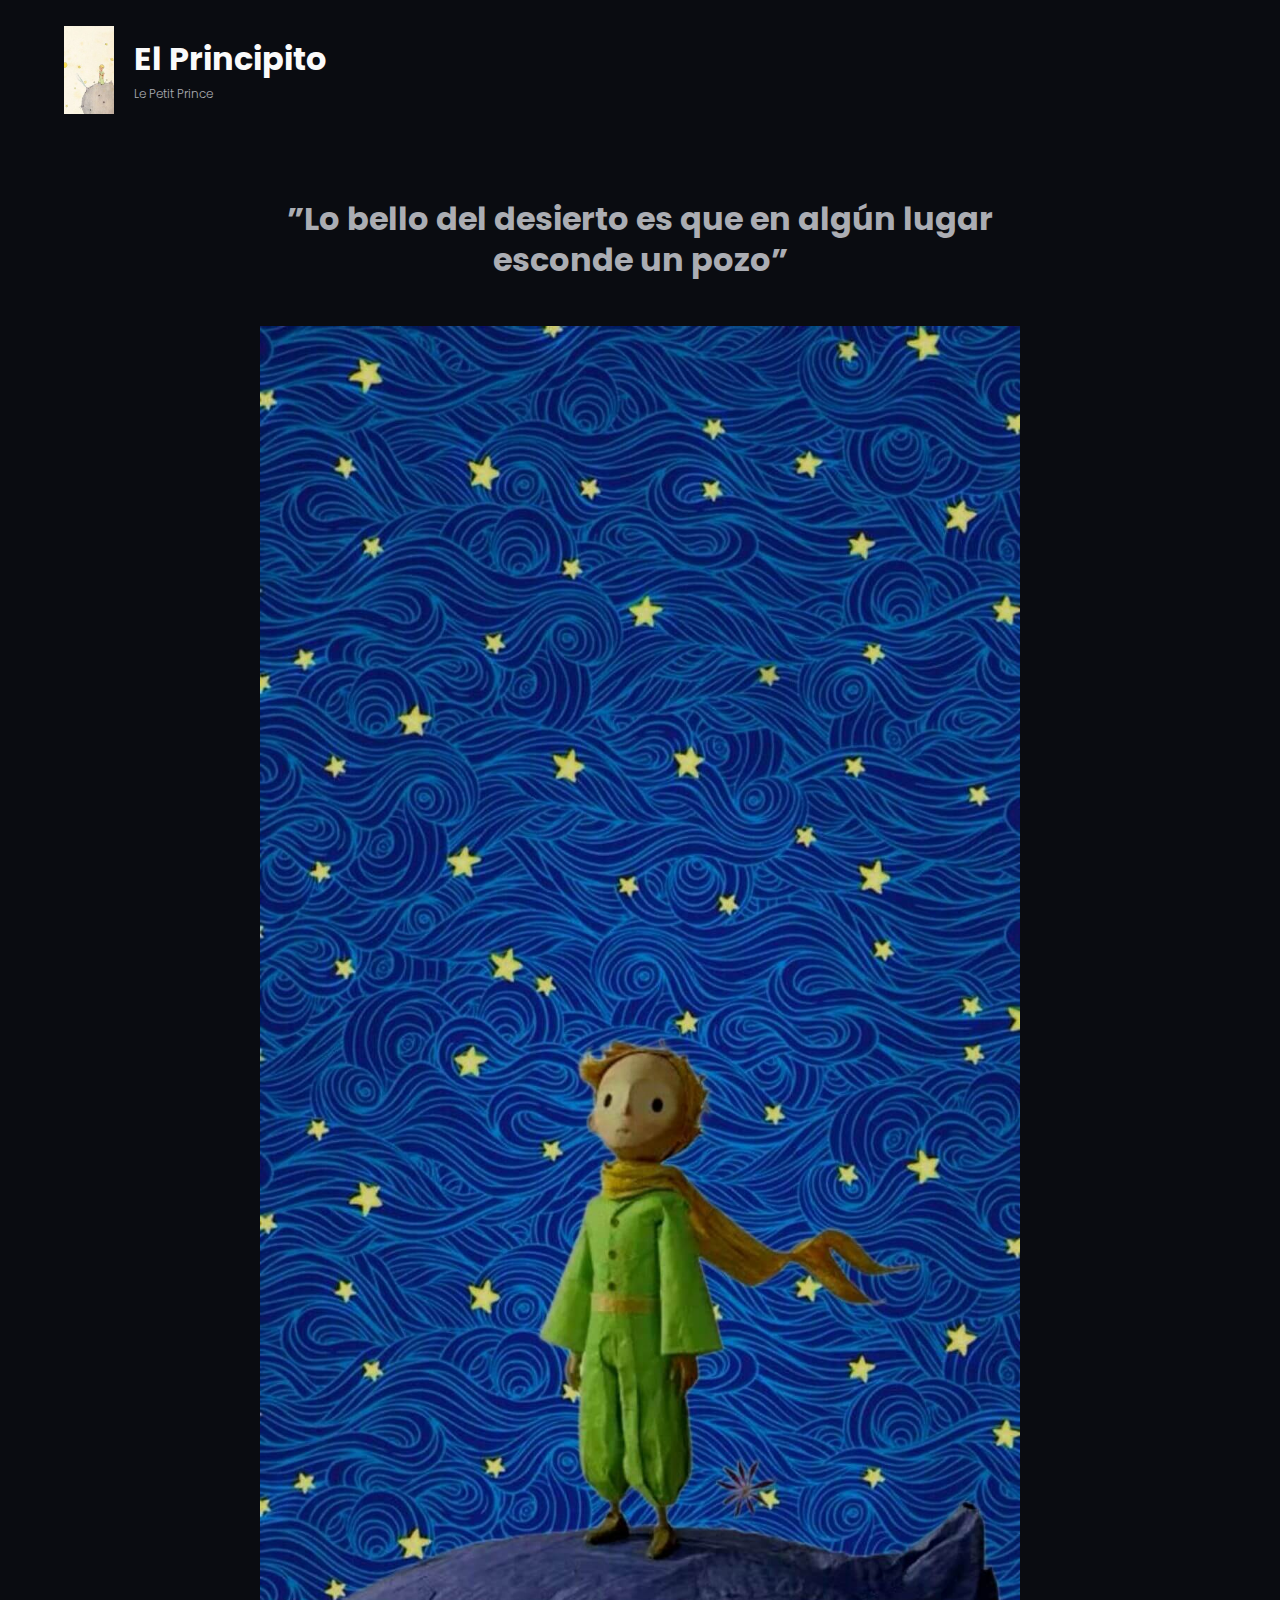
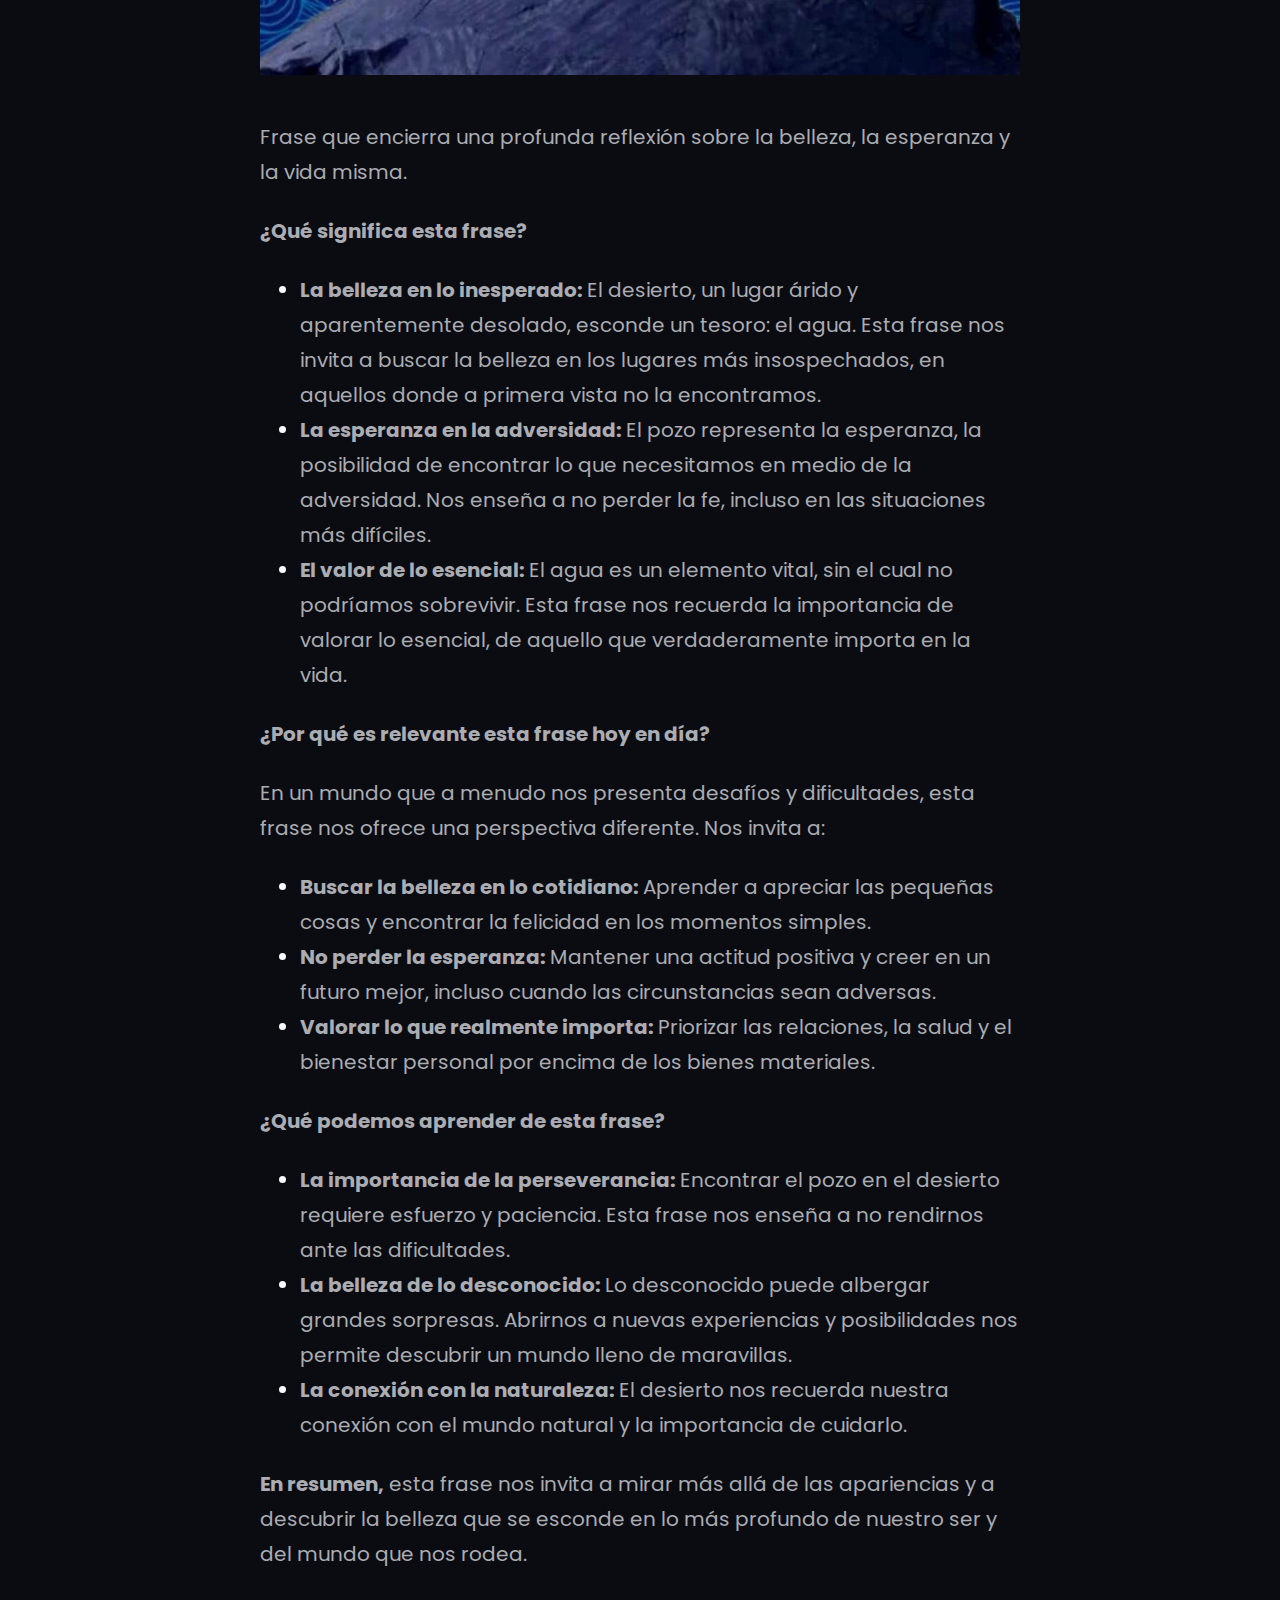
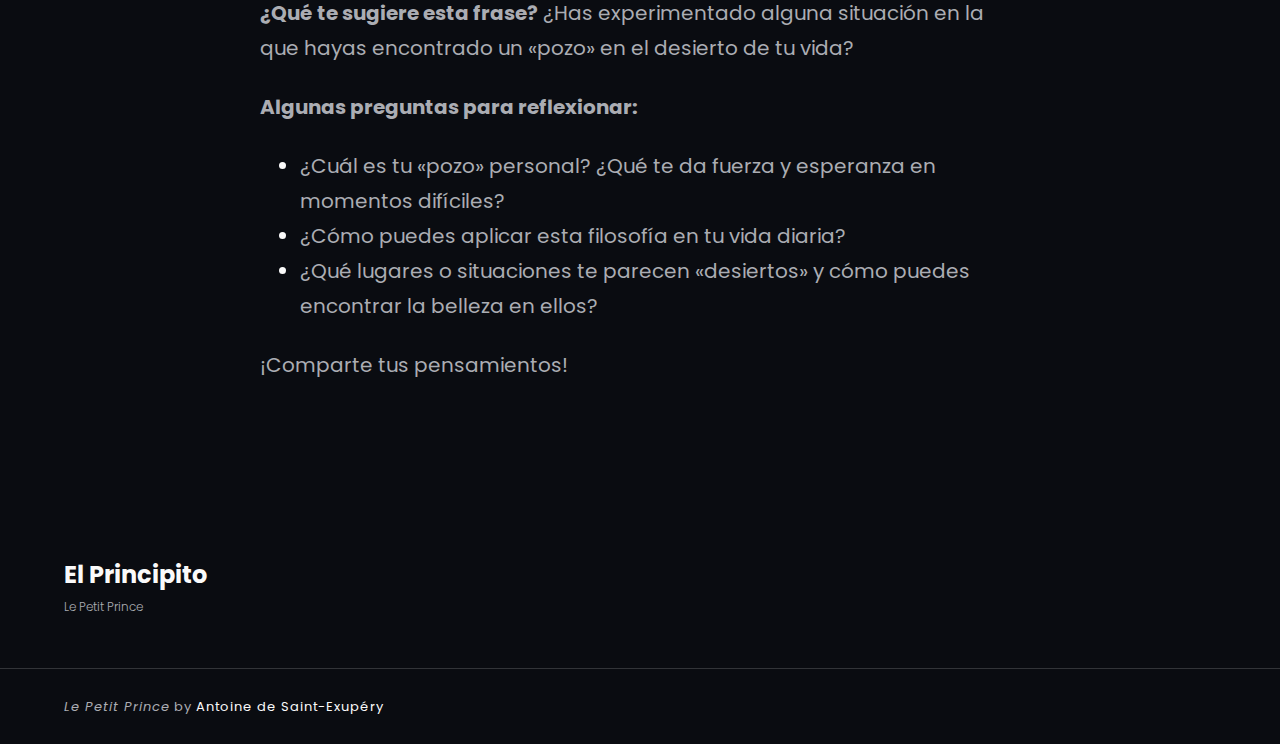
<file: lo-bello-del-desierto-es-que-en-algun-lugar-esconde-un-pozo/index.html>
<!DOCTYPE html>
<html lang="es">
<head>
	<meta charset="UTF-8">
	<meta name="viewport" content="width=device-width, initial-scale=1">
<meta name="robots" content="max-image-preview:large">
<title>”Lo bello del desierto es que en algún lugar esconde un pozo” &#8211; El Principito</title>
<link rel="dns-prefetch" href="https://galgorium.github.io/ElPrincipito">
<link rel="alternate" type="application/rss+xml" title="El Principito &raquo; Feed" href="https://galgorium.github.io/ElPrincipito/feed/">
<link rel="alternate" type="application/rss+xml" title="El Principito &raquo; Feed de los comentarios" href="https://galgorium.github.io/ElPrincipito/comments/feed/">
<link rel="alternate" type="application/rss+xml" title="El Principito &raquo; Comentario ”Lo bello del desierto es que en algún lugar esconde un pozo” del feed" href="https://galgorium.github.io/ElPrincipito/lo-bello-del-desierto-es-que-en-algun-lugar-esconde-un-pozo/feed/">
<script>
window._wpemojiSettings = {"baseUrl":"https:\/\/s.w.org\/images\/core\/emoji\/15.0.3\/72x72\/","ext":".png","svgUrl":"https:\/\/s.w.org\/images\/core\/emoji\/15.0.3\/svg\/","svgExt":".svg","source":{"concatemoji":"https:\/\/galgorium.github.io\/ElPrincipito\/wp-includes\/js\/wp-emoji-release.min.js?ver=6.6.2"}};
/*! This file is auto-generated */
!function(i,n){var o,s,e;function c(e){try{var t={supportTests:e,timestamp:(new Date).valueOf()};sessionStorage.setItem(o,JSON.stringify(t))}catch(e){}}function p(e,t,n){e.clearRect(0,0,e.canvas.width,e.canvas.height),e.fillText(t,0,0);var t=new Uint32Array(e.getImageData(0,0,e.canvas.width,e.canvas.height).data),r=(e.clearRect(0,0,e.canvas.width,e.canvas.height),e.fillText(n,0,0),new Uint32Array(e.getImageData(0,0,e.canvas.width,e.canvas.height).data));return t.every(function(e,t){return e===r[t]})}function u(e,t,n){switch(t){case"flag":return n(e,"🏳️‍⚧️","🏳️​⚧️")?!1:!n(e,"🇺🇳","🇺​🇳")&&!n(e,"🏴󠁧󠁢󠁥󠁮󠁧󠁿","🏴​󠁧​󠁢​󠁥​󠁮​󠁧​󠁿");case"emoji":return!n(e,"🐦‍⬛","🐦​⬛")}return!1}function f(e,t,n){var r="undefined"!=typeof WorkerGlobalScope&&self instanceof WorkerGlobalScope?new OffscreenCanvas(300,150):i.createElement("canvas"),a=r.getContext("2d",{willReadFrequently:!0}),o=(a.textBaseline="top",a.font="600 32px Arial",{});return e.forEach(function(e){o[e]=t(a,e,n)}),o}function t(e){var t=i.createElement("script");t.src=e,t.defer=!0,i.head.appendChild(t)}"undefined"!=typeof Promise&&(o="wpEmojiSettingsSupports",s=["flag","emoji"],n.supports={everything:!0,everythingExceptFlag:!0},e=new Promise(function(e){i.addEventListener("DOMContentLoaded",e,{once:!0})}),new Promise(function(t){var n=function(){try{var e=JSON.parse(sessionStorage.getItem(o));if("object"==typeof e&&"number"==typeof e.timestamp&&(new Date).valueOf()<e.timestamp+604800&&"object"==typeof e.supportTests)return e.supportTests}catch(e){}return null}();if(!n){if("undefined"!=typeof Worker&&"undefined"!=typeof OffscreenCanvas&&"undefined"!=typeof URL&&URL.createObjectURL&&"undefined"!=typeof Blob)try{var e="postMessage("+f.toString()+"("+[JSON.stringify(s),u.toString(),p.toString()].join(",")+"));",r=new Blob([e],{type:"text/javascript"}),a=new Worker(URL.createObjectURL(r),{name:"wpTestEmojiSupports"});return void(a.onmessage=function(e){c(n=e.data),a.terminate(),t(n)})}catch(e){}c(n=f(s,u,p))}t(n)}).then(function(e){for(var t in e)n.supports[t]=e[t],n.supports.everything=n.supports.everything&&n.supports[t],"flag"!==t&&(n.supports.everythingExceptFlag=n.supports.everythingExceptFlag&&n.supports[t]);n.supports.everythingExceptFlag=n.supports.everythingExceptFlag&&!n.supports.flag,n.DOMReady=!1,n.readyCallback=function(){n.DOMReady=!0}}).then(function(){return e}).then(function(){var e;n.supports.everything||(n.readyCallback(),(e=n.source||{}).concatemoji?t(e.concatemoji):e.wpemoji&&e.twemoji&&(t(e.twemoji),t(e.wpemoji)))}))}((window,document),window._wpemojiSettings);
</script>
<style id="wp-block-site-logo-inline-css">.wp-block-site-logo{box-sizing:border-box;line-height:0}.wp-block-site-logo a{display:inline-block;line-height:0}.wp-block-site-logo.is-default-size img{height:auto;width:120px}.wp-block-site-logo img{height:auto;max-width:100%}.wp-block-site-logo a,.wp-block-site-logo img{border-radius:inherit}.wp-block-site-logo.aligncenter{margin-left:auto;margin-right:auto;text-align:center}:root :where(.wp-block-site-logo.is-style-rounded){border-radius:9999px}</style>
<style id="wp-block-site-title-inline-css">:root :where(.wp-block-site-title a){color:inherit}</style>
<style id="wp-block-group-inline-css">.wp-block-group{box-sizing:border-box}:where(.wp-block-group.wp-block-group-is-layout-constrained){position:relative}</style>
<style id="wp-block-group-theme-inline-css">:where(.wp-block-group.has-background){padding:1.25em 2.375em}</style>
<style id="wp-block-template-part-theme-inline-css">:root :where(.wp-block-template-part.has-background){margin-bottom:0;margin-top:0;padding:1.25em 2.375em}</style>
<style id="wp-block-post-title-inline-css">.wp-block-post-title{box-sizing:border-box;word-break:break-word}.wp-block-post-title a{display:inline-block}</style>
<style id="wp-block-post-featured-image-inline-css">.wp-block-post-featured-image{margin-left:0;margin-right:0}.wp-block-post-featured-image a{display:block;height:100%}.wp-block-post-featured-image :where(img){box-sizing:border-box;height:auto;max-width:100%;vertical-align:bottom;width:100%}.wp-block-post-featured-image.alignfull img,.wp-block-post-featured-image.alignwide img{width:100%}.wp-block-post-featured-image .wp-block-post-featured-image__overlay.has-background-dim{background-color:#000;inset:0;position:absolute}.wp-block-post-featured-image{position:relative}.wp-block-post-featured-image .wp-block-post-featured-image__overlay.has-background-gradient{background-color:initial}.wp-block-post-featured-image .wp-block-post-featured-image__overlay.has-background-dim-0{opacity:0}.wp-block-post-featured-image .wp-block-post-featured-image__overlay.has-background-dim-10{opacity:.1}.wp-block-post-featured-image .wp-block-post-featured-image__overlay.has-background-dim-20{opacity:.2}.wp-block-post-featured-image .wp-block-post-featured-image__overlay.has-background-dim-30{opacity:.3}.wp-block-post-featured-image .wp-block-post-featured-image__overlay.has-background-dim-40{opacity:.4}.wp-block-post-featured-image .wp-block-post-featured-image__overlay.has-background-dim-50{opacity:.5}.wp-block-post-featured-image .wp-block-post-featured-image__overlay.has-background-dim-60{opacity:.6}.wp-block-post-featured-image .wp-block-post-featured-image__overlay.has-background-dim-70{opacity:.7}.wp-block-post-featured-image .wp-block-post-featured-image__overlay.has-background-dim-80{opacity:.8}.wp-block-post-featured-image .wp-block-post-featured-image__overlay.has-background-dim-90{opacity:.9}.wp-block-post-featured-image .wp-block-post-featured-image__overlay.has-background-dim-100{opacity:1}.wp-block-post-featured-image:where(.alignleft,.alignright){width:100%}</style>
<style id="wp-block-paragraph-inline-css">.is-small-text{font-size:.875em}.is-regular-text{font-size:1em}.is-large-text{font-size:2.25em}.is-larger-text{font-size:3em}.has-drop-cap:not(:focus):first-letter{float:left;font-size:8.4em;font-style:normal;font-weight:100;line-height:.68;margin:.05em .1em 0 0;text-transform:uppercase}body.rtl .has-drop-cap:not(:focus):first-letter{float:none;margin-left:.1em}p.has-drop-cap.has-background{overflow:hidden}:root :where(p.has-background){padding:1.25em 2.375em}:where(p.has-text-color:not(.has-link-color)) a{color:inherit}p.has-text-align-left[style*="writing-mode:vertical-lr"],p.has-text-align-right[style*="writing-mode:vertical-rl"]{rotate:180deg}</style>
<style id="wp-block-list-inline-css">ol,ul{box-sizing:border-box}:root :where(ul.has-background,ol.has-background){padding:1.25em 2.375em}</style>
<style id="wp-block-spacer-inline-css">.wp-block-spacer{clear:both}</style>
<style id="wp-block-columns-inline-css">.wp-block-columns{align-items:normal!important;box-sizing:border-box;display:flex;flex-wrap:wrap!important}@media (min-width:782px){.wp-block-columns{flex-wrap:nowrap!important}}.wp-block-columns.are-vertically-aligned-top{align-items:flex-start}.wp-block-columns.are-vertically-aligned-center{align-items:center}.wp-block-columns.are-vertically-aligned-bottom{align-items:flex-end}@media (max-width:781px){.wp-block-columns:not(.is-not-stacked-on-mobile)>.wp-block-column{flex-basis:100%!important}}@media (min-width:782px){.wp-block-columns:not(.is-not-stacked-on-mobile)>.wp-block-column{flex-basis:0;flex-grow:1}.wp-block-columns:not(.is-not-stacked-on-mobile)>.wp-block-column[style*=flex-basis]{flex-grow:0}}.wp-block-columns.is-not-stacked-on-mobile{flex-wrap:nowrap!important}.wp-block-columns.is-not-stacked-on-mobile>.wp-block-column{flex-basis:0;flex-grow:1}.wp-block-columns.is-not-stacked-on-mobile>.wp-block-column[style*=flex-basis]{flex-grow:0}:where(.wp-block-columns){margin-bottom:1.75em}:where(.wp-block-columns.has-background){padding:1.25em 2.375em}.wp-block-column{flex-grow:1;min-width:0;overflow-wrap:break-word;word-break:break-word}.wp-block-column.is-vertically-aligned-top{align-self:flex-start}.wp-block-column.is-vertically-aligned-center{align-self:center}.wp-block-column.is-vertically-aligned-bottom{align-self:flex-end}.wp-block-column.is-vertically-aligned-stretch{align-self:stretch}.wp-block-column.is-vertically-aligned-bottom,.wp-block-column.is-vertically-aligned-center,.wp-block-column.is-vertically-aligned-top{width:100%}</style>
<style id="wp-emoji-styles-inline-css">img.wp-smiley, img.emoji {
		display: inline !important;
		border: none !important;
		box-shadow: none !important;
		height: 1em !important;
		width: 1em !important;
		margin: 0 0.07em !important;
		vertical-align: -0.1em !important;
		background: none !important;
		padding: 0 !important;
	}</style>
<style id="wp-block-library-inline-css">:root{--wp-admin-theme-color:#007cba;--wp-admin-theme-color--rgb:0,124,186;--wp-admin-theme-color-darker-10:#006ba1;--wp-admin-theme-color-darker-10--rgb:0,107,161;--wp-admin-theme-color-darker-20:#005a87;--wp-admin-theme-color-darker-20--rgb:0,90,135;--wp-admin-border-width-focus:2px;--wp-block-synced-color:#7a00df;--wp-block-synced-color--rgb:122,0,223;--wp-bound-block-color:var(--wp-block-synced-color)}@media (min-resolution:192dpi){:root{--wp-admin-border-width-focus:1.5px}}.wp-element-button{cursor:pointer}:root{--wp--preset--font-size--normal:16px;--wp--preset--font-size--huge:42px}:root .has-very-light-gray-background-color{background-color:#eee}:root .has-very-dark-gray-background-color{background-color:#313131}:root .has-very-light-gray-color{color:#eee}:root .has-very-dark-gray-color{color:#313131}:root .has-vivid-green-cyan-to-vivid-cyan-blue-gradient-background{background:linear-gradient(135deg,#00d084,#0693e3)}:root .has-purple-crush-gradient-background{background:linear-gradient(135deg,#34e2e4,#4721fb 50%,#ab1dfe)}:root .has-hazy-dawn-gradient-background{background:linear-gradient(135deg,#faaca8,#dad0ec)}:root .has-subdued-olive-gradient-background{background:linear-gradient(135deg,#fafae1,#67a671)}:root .has-atomic-cream-gradient-background{background:linear-gradient(135deg,#fdd79a,#004a59)}:root .has-nightshade-gradient-background{background:linear-gradient(135deg,#330968,#31cdcf)}:root .has-midnight-gradient-background{background:linear-gradient(135deg,#020381,#2874fc)}.has-regular-font-size{font-size:1em}.has-larger-font-size{font-size:2.625em}.has-normal-font-size{font-size:var(--wp--preset--font-size--normal)}.has-huge-font-size{font-size:var(--wp--preset--font-size--huge)}.has-text-align-center{text-align:center}.has-text-align-left{text-align:left}.has-text-align-right{text-align:right}#end-resizable-editor-section{display:none}.aligncenter{clear:both}.items-justified-left{justify-content:flex-start}.items-justified-center{justify-content:center}.items-justified-right{justify-content:flex-end}.items-justified-space-between{justify-content:space-between}.screen-reader-text{border:0;clip:rect(1px,1px,1px,1px);clip-path:inset(50%);height:1px;margin:-1px;overflow:hidden;padding:0;position:absolute;width:1px;word-wrap:normal!important}.screen-reader-text:focus{background-color:#ddd;clip:auto!important;clip-path:none;color:#444;display:block;font-size:1em;height:auto;left:5px;line-height:normal;padding:15px 23px 14px;text-decoration:none;top:5px;width:auto;z-index:100000}html :where(.has-border-color){border-style:solid}html :where([style*=border-top-color]){border-top-style:solid}html :where([style*=border-right-color]){border-right-style:solid}html :where([style*=border-bottom-color]){border-bottom-style:solid}html :where([style*=border-left-color]){border-left-style:solid}html :where([style*=border-width]){border-style:solid}html :where([style*=border-top-width]){border-top-style:solid}html :where([style*=border-right-width]){border-right-style:solid}html :where([style*=border-bottom-width]){border-bottom-style:solid}html :where([style*=border-left-width]){border-left-style:solid}html :where(img[class*=wp-image-]){height:auto;max-width:100%}:where(figure){margin:0 0 1em}html :where(.is-position-sticky){--wp-admin--admin-bar--position-offset:var(--wp-admin--admin-bar--height,0px)}@media screen and (max-width:600px){html :where(.is-position-sticky){--wp-admin--admin-bar--position-offset:0px}}</style>
<style id="global-styles-inline-css">:root{--wp--preset--aspect-ratio--square: 1;--wp--preset--aspect-ratio--4-3: 4/3;--wp--preset--aspect-ratio--3-4: 3/4;--wp--preset--aspect-ratio--3-2: 3/2;--wp--preset--aspect-ratio--2-3: 2/3;--wp--preset--aspect-ratio--16-9: 16/9;--wp--preset--aspect-ratio--9-16: 9/16;--wp--preset--color--black: #000000;--wp--preset--color--cyan-bluish-gray: #abb8c3;--wp--preset--color--white: #ffffff;--wp--preset--color--pale-pink: #f78da7;--wp--preset--color--vivid-red: #cf2e2e;--wp--preset--color--luminous-vivid-orange: #ff6900;--wp--preset--color--luminous-vivid-amber: #fcb900;--wp--preset--color--light-green-cyan: #7bdcb5;--wp--preset--color--vivid-green-cyan: #00d084;--wp--preset--color--pale-cyan-blue: #8ed1fc;--wp--preset--color--vivid-cyan-blue: #0693e3;--wp--preset--color--vivid-purple: #9b51e0;--wp--preset--color--background: #0A0C11;--wp--preset--color--foreground: #ffffff;--wp--preset--color--primary: #2292b1;--wp--preset--color--secondary: #222222;--wp--preset--color--tertiary: #0a0a0a;--wp--preset--color--text-link: #fafafa;--wp--preset--color--body-text: #abadb3;--wp--preset--color--meta: #666666;--wp--preset--color--border-color: #323438;--wp--preset--color--color-light: #fbfbfb;--wp--preset--color--color-dark: #000000;--wp--preset--color--footer-text: #999999;--wp--preset--color--footer-border-dark: #313131;--wp--preset--color--gray: #cccccc;--wp--preset--color--patrick-blue: #1b3385;--wp--preset--color--blue-green: #25c5c9;--wp--preset--gradient--vivid-cyan-blue-to-vivid-purple: linear-gradient(135deg,rgba(6,147,227,1) 0%,rgb(155,81,224) 100%);--wp--preset--gradient--light-green-cyan-to-vivid-green-cyan: linear-gradient(135deg,rgb(122,220,180) 0%,rgb(0,208,130) 100%);--wp--preset--gradient--luminous-vivid-amber-to-luminous-vivid-orange: linear-gradient(135deg,rgba(252,185,0,1) 0%,rgba(255,105,0,1) 100%);--wp--preset--gradient--luminous-vivid-orange-to-vivid-red: linear-gradient(135deg,rgba(255,105,0,1) 0%,rgb(207,46,46) 100%);--wp--preset--gradient--very-light-gray-to-cyan-bluish-gray: linear-gradient(135deg,rgb(238,238,238) 0%,rgb(169,184,195) 100%);--wp--preset--gradient--cool-to-warm-spectrum: linear-gradient(135deg,rgb(74,234,220) 0%,rgb(151,120,209) 20%,rgb(207,42,186) 40%,rgb(238,44,130) 60%,rgb(251,105,98) 80%,rgb(254,248,76) 100%);--wp--preset--gradient--blush-light-purple: linear-gradient(135deg,rgb(255,206,236) 0%,rgb(152,150,240) 100%);--wp--preset--gradient--blush-bordeaux: linear-gradient(135deg,rgb(254,205,165) 0%,rgb(254,45,45) 50%,rgb(107,0,62) 100%);--wp--preset--gradient--luminous-dusk: linear-gradient(135deg,rgb(255,203,112) 0%,rgb(199,81,192) 50%,rgb(65,88,208) 100%);--wp--preset--gradient--pale-ocean: linear-gradient(135deg,rgb(255,245,203) 0%,rgb(182,227,212) 50%,rgb(51,167,181) 100%);--wp--preset--gradient--electric-grass: linear-gradient(135deg,rgb(202,248,128) 0%,rgb(113,206,126) 100%);--wp--preset--gradient--midnight: linear-gradient(135deg,rgb(2,3,129) 0%,rgb(40,116,252) 100%);--wp--preset--gradient--horizontal-patrick-blue-to-blue-green: linear-gradient(to right,var(--wp--preset--color--patrick-blue) 0%,var(--wp--preset--color--blue-green) 100%);--wp--preset--font-size--small: 15px;--wp--preset--font-size--medium: 16px;--wp--preset--font-size--large: clamp(24px,4.2vw,32px);--wp--preset--font-size--x-large: 42px;--wp--preset--font-size--tiny: 13px;--wp--preset--font-size--extra-small: 14px;--wp--preset--font-size--upper-heading: 18px;--wp--preset--font-size--normal: clamp(18px,1.6vw,20px);--wp--preset--font-size--content-heading: clamp(22px,3vw,24px);--wp--preset--font-size--extra-large: clamp(28px,6vw,36px);--wp--preset--font-size--product-heading: clamp(32px,4.8vw,42px);--wp--preset--font-size--huge: clamp(42px,5.2vw,80px);--wp--preset--font-size--colossal: clamp(46px,5.2vw,110px);--wp--preset--font-family--poppins: "Poppins", serif;--wp--preset--spacing--20: 0.44rem;--wp--preset--spacing--30: 0.67rem;--wp--preset--spacing--40: 1rem;--wp--preset--spacing--50: 1.5rem;--wp--preset--spacing--60: 2.25rem;--wp--preset--spacing--70: 3.38rem;--wp--preset--spacing--80: 5.06rem;--wp--preset--shadow--natural: 6px 6px 9px rgba(0, 0, 0, 0.2);--wp--preset--shadow--deep: 12px 12px 50px rgba(0, 0, 0, 0.4);--wp--preset--shadow--sharp: 6px 6px 0px rgba(0, 0, 0, 0.2);--wp--preset--shadow--outlined: 6px 6px 0px -3px rgba(255, 255, 255, 1), 6px 6px rgba(0, 0, 0, 1);--wp--preset--shadow--crisp: 6px 6px 0px rgba(0, 0, 0, 1);--wp--custom--spacing--tiny: clamp(21px, 2vw, 28px);--wp--custom--spacing--extra-small: clamp(28px, 3.5vw, 35px);--wp--custom--spacing--wp-comment-horizontal: clamp(30px, 3.7vw, 70px);--wp--custom--spacing--wp-comment-vertical: clamp(30px, 3.5vw, 49px);--wp--custom--spacing--wp-block-sidebar: clamp(7px,3.5vw,60px);--wp--custom--spacing--wp-block-sidebar-widget: clamp(35px, 3.5vw, 49px);--wp--custom--spacing--wp-block-page-numbers: clamp(49px, 3.3vw, 63px);--wp--custom--spacing--wp-footer-vertical: clamp(30px, 4vw, 70px);--wp--custom--spacing--normal: clamp(30px, 3.5vw, 40px);--wp--custom--spacing--small: max(1.75rem, 5vw);--wp--custom--spacing--medium: clamp(2rem, 8vw, calc(4 * var(--wp--style--block-gap)));--wp--custom--spacing--large: clamp(3.5rem, 10vw, 5.0625rem);--wp--custom--spacing--outer: var(--wp--custom--spacing--small, 1.25rem);--wp--custom--spacing--section-block-top: clamp(42px, 7.5vw, 140px);--wp--custom--spacing--section-block-bottom: clamp(12px, 5.5vw, 70px);--wp--custom--spacing--section-pricing-content: clamp(21px, 5.5vw, 42px);--wp--custom--spacing--main-block-gap: clamp(42px, 4.5vw, 70px);--wp--custom--spacing--testimonial-inner-gap: clamp(35px, 3.5vw, 42px);--wp--custom--spacing--group-heading-bottom-gap: clamp(35px, 3.5vw, 56px);--wp--custom--typography--font-size--heading-one: clamp(36px,3.5vw,58px);--wp--custom--typography--font-size--heading-two: clamp(32px,2.6vw,49px);--wp--custom--typography--font-size--heading-three: clamp(28px,1.9vw,36px);--wp--custom--typography--font-size--heading-four: clamp(24px,2vw,28px);--wp--custom--typography--font-size--heading-five: clamp(22px,1.3vw,24px);--wp--custom--typography--font-size--heading-six: 18px;--wp--custom--typography--font-size--huge-post-title: clamp(38px,4vw,70px);--wp--custom--typography--line-height--heading-one: 1.38;--wp--custom--typography--line-height--heading-two: 1.43;--wp--custom--typography--line-height--heading-three: 1.31;--wp--custom--typography--line-height--heading-four: 1.5;--wp--custom--typography--line-height--heading-five: 1.458333333333333;--wp--custom--typography--line-height--heading-six: 1.56;--wp--custom--typography--line-height--paragraph: 1.75;--wp--custom--typography--line-height--post-title: 1.38;--wp--custom--typography--line-height--extra-small: 21px;--wp--custom--typography--line-height--small: 28px;--wp--custom--typography--line-height--normal: normal;--wp--custom--typography--font-weight--light: 300;--wp--custom--typography--font-weight--regular: 400;--wp--custom--typography--font-weight--medium: 500;--wp--custom--typography--font-weight--bold: 700;--wp--custom--typography--font-weight--black: 900;}:root { --wp--style--global--content-size: 760px;--wp--style--global--wide-size: 1400px; }:where(body) { margin: 0; }.wp-site-blocks > .alignleft { float: left; margin-right: 2em; }.wp-site-blocks > .alignright { float: right; margin-left: 2em; }.wp-site-blocks > .aligncenter { justify-content: center; margin-left: auto; margin-right: auto; }:where(.wp-site-blocks) > * { margin-block-start: 1.5rem; margin-block-end: 0; }:where(.wp-site-blocks) > :first-child { margin-block-start: 0; }:where(.wp-site-blocks) > :last-child { margin-block-end: 0; }:root { --wp--style--block-gap: 1.5rem; }:root :where(.is-layout-flow) > :first-child{margin-block-start: 0;}:root :where(.is-layout-flow) > :last-child{margin-block-end: 0;}:root :where(.is-layout-flow) > *{margin-block-start: 1.5rem;margin-block-end: 0;}:root :where(.is-layout-constrained) > :first-child{margin-block-start: 0;}:root :where(.is-layout-constrained) > :last-child{margin-block-end: 0;}:root :where(.is-layout-constrained) > *{margin-block-start: 1.5rem;margin-block-end: 0;}:root :where(.is-layout-flex){gap: 1.5rem;}:root :where(.is-layout-grid){gap: 1.5rem;}.is-layout-flow > .alignleft{float: left;margin-inline-start: 0;margin-inline-end: 2em;}.is-layout-flow > .alignright{float: right;margin-inline-start: 2em;margin-inline-end: 0;}.is-layout-flow > .aligncenter{margin-left: auto !important;margin-right: auto !important;}.is-layout-constrained > .alignleft{float: left;margin-inline-start: 0;margin-inline-end: 2em;}.is-layout-constrained > .alignright{float: right;margin-inline-start: 2em;margin-inline-end: 0;}.is-layout-constrained > .aligncenter{margin-left: auto !important;margin-right: auto !important;}.is-layout-constrained > :where(:not(.alignleft):not(.alignright):not(.alignfull)){max-width: var(--wp--style--global--content-size);margin-left: auto !important;margin-right: auto !important;}.is-layout-constrained > .alignwide{max-width: var(--wp--style--global--wide-size);}body .is-layout-flex{display: flex;}.is-layout-flex{flex-wrap: wrap;align-items: center;}.is-layout-flex > :is(*, div){margin: 0;}body .is-layout-grid{display: grid;}.is-layout-grid > :is(*, div){margin: 0;}body{background-color: var(--wp--preset--color--background);color: var(--wp--preset--color--body-text);font-family: var(--wp--preset--font-family--poppins);font-size: var(--wp--preset--font-size--normal);font-weight: 400;line-height: var(--wp--custom--typography--line-height--paragraph);padding-top: 0px;padding-right: 0px;padding-bottom: 0px;padding-left: 0px;}a:where(:not(.wp-element-button)){color: var(--wp--preset--color--text-link);text-decoration: underline;}h1{font-size: var(--wp--custom--typography--font-size--heading-one);line-height: var(--wp--custom--typography--line-height--heading-one);}h2{font-size: var(--wp--custom--typography--font-size--heading-two);line-height: var(--wp--custom--typography--line-height--heading-two);}h3{font-size: var(--wp--custom--typography--font-size--heading-three);line-height: var(--wp--custom--typography--line-height--heading-three);}h4{font-size: var(--wp--custom--typography--font-size--heading-four);line-height: var(--wp--custom--typography--line-height--heading-four);}h5{font-size: var(--wp--custom--typography--font-size--heading-five);line-height: var(--wp--custom--typography--line-height--heading-five);}h6{font-size: var(--wp--custom--typography--font-size--heading-six);line-height: var(--wp--custom--typography--line-height--heading-six);}:root :where(.wp-element-button, .wp-block-button__link){background-color: #32373c;border-width: 0;color: #fff;font-family: inherit;font-size: inherit;line-height: inherit;padding: calc(0.667em + 2px) calc(1.333em + 2px);text-decoration: none;}.has-black-color{color: var(--wp--preset--color--black) !important;}.has-cyan-bluish-gray-color{color: var(--wp--preset--color--cyan-bluish-gray) !important;}.has-white-color{color: var(--wp--preset--color--white) !important;}.has-pale-pink-color{color: var(--wp--preset--color--pale-pink) !important;}.has-vivid-red-color{color: var(--wp--preset--color--vivid-red) !important;}.has-luminous-vivid-orange-color{color: var(--wp--preset--color--luminous-vivid-orange) !important;}.has-luminous-vivid-amber-color{color: var(--wp--preset--color--luminous-vivid-amber) !important;}.has-light-green-cyan-color{color: var(--wp--preset--color--light-green-cyan) !important;}.has-vivid-green-cyan-color{color: var(--wp--preset--color--vivid-green-cyan) !important;}.has-pale-cyan-blue-color{color: var(--wp--preset--color--pale-cyan-blue) !important;}.has-vivid-cyan-blue-color{color: var(--wp--preset--color--vivid-cyan-blue) !important;}.has-vivid-purple-color{color: var(--wp--preset--color--vivid-purple) !important;}.has-background-color{color: var(--wp--preset--color--background) !important;}.has-foreground-color{color: var(--wp--preset--color--foreground) !important;}.has-primary-color{color: var(--wp--preset--color--primary) !important;}.has-secondary-color{color: var(--wp--preset--color--secondary) !important;}.has-tertiary-color{color: var(--wp--preset--color--tertiary) !important;}.has-text-link-color{color: var(--wp--preset--color--text-link) !important;}.has-body-text-color{color: var(--wp--preset--color--body-text) !important;}.has-meta-color{color: var(--wp--preset--color--meta) !important;}.has-border-color-color{color: var(--wp--preset--color--border-color) !important;}.has-color-light-color{color: var(--wp--preset--color--color-light) !important;}.has-color-dark-color{color: var(--wp--preset--color--color-dark) !important;}.has-footer-text-color{color: var(--wp--preset--color--footer-text) !important;}.has-footer-border-dark-color{color: var(--wp--preset--color--footer-border-dark) !important;}.has-gray-color{color: var(--wp--preset--color--gray) !important;}.has-patrick-blue-color{color: var(--wp--preset--color--patrick-blue) !important;}.has-blue-green-color{color: var(--wp--preset--color--blue-green) !important;}.has-black-background-color{background-color: var(--wp--preset--color--black) !important;}.has-cyan-bluish-gray-background-color{background-color: var(--wp--preset--color--cyan-bluish-gray) !important;}.has-white-background-color{background-color: var(--wp--preset--color--white) !important;}.has-pale-pink-background-color{background-color: var(--wp--preset--color--pale-pink) !important;}.has-vivid-red-background-color{background-color: var(--wp--preset--color--vivid-red) !important;}.has-luminous-vivid-orange-background-color{background-color: var(--wp--preset--color--luminous-vivid-orange) !important;}.has-luminous-vivid-amber-background-color{background-color: var(--wp--preset--color--luminous-vivid-amber) !important;}.has-light-green-cyan-background-color{background-color: var(--wp--preset--color--light-green-cyan) !important;}.has-vivid-green-cyan-background-color{background-color: var(--wp--preset--color--vivid-green-cyan) !important;}.has-pale-cyan-blue-background-color{background-color: var(--wp--preset--color--pale-cyan-blue) !important;}.has-vivid-cyan-blue-background-color{background-color: var(--wp--preset--color--vivid-cyan-blue) !important;}.has-vivid-purple-background-color{background-color: var(--wp--preset--color--vivid-purple) !important;}.has-background-background-color{background-color: var(--wp--preset--color--background) !important;}.has-foreground-background-color{background-color: var(--wp--preset--color--foreground) !important;}.has-primary-background-color{background-color: var(--wp--preset--color--primary) !important;}.has-secondary-background-color{background-color: var(--wp--preset--color--secondary) !important;}.has-tertiary-background-color{background-color: var(--wp--preset--color--tertiary) !important;}.has-text-link-background-color{background-color: var(--wp--preset--color--text-link) !important;}.has-body-text-background-color{background-color: var(--wp--preset--color--body-text) !important;}.has-meta-background-color{background-color: var(--wp--preset--color--meta) !important;}.has-border-color-background-color{background-color: var(--wp--preset--color--border-color) !important;}.has-color-light-background-color{background-color: var(--wp--preset--color--color-light) !important;}.has-color-dark-background-color{background-color: var(--wp--preset--color--color-dark) !important;}.has-footer-text-background-color{background-color: var(--wp--preset--color--footer-text) !important;}.has-footer-border-dark-background-color{background-color: var(--wp--preset--color--footer-border-dark) !important;}.has-gray-background-color{background-color: var(--wp--preset--color--gray) !important;}.has-patrick-blue-background-color{background-color: var(--wp--preset--color--patrick-blue) !important;}.has-blue-green-background-color{background-color: var(--wp--preset--color--blue-green) !important;}.has-black-border-color{border-color: var(--wp--preset--color--black) !important;}.has-cyan-bluish-gray-border-color{border-color: var(--wp--preset--color--cyan-bluish-gray) !important;}.has-white-border-color{border-color: var(--wp--preset--color--white) !important;}.has-pale-pink-border-color{border-color: var(--wp--preset--color--pale-pink) !important;}.has-vivid-red-border-color{border-color: var(--wp--preset--color--vivid-red) !important;}.has-luminous-vivid-orange-border-color{border-color: var(--wp--preset--color--luminous-vivid-orange) !important;}.has-luminous-vivid-amber-border-color{border-color: var(--wp--preset--color--luminous-vivid-amber) !important;}.has-light-green-cyan-border-color{border-color: var(--wp--preset--color--light-green-cyan) !important;}.has-vivid-green-cyan-border-color{border-color: var(--wp--preset--color--vivid-green-cyan) !important;}.has-pale-cyan-blue-border-color{border-color: var(--wp--preset--color--pale-cyan-blue) !important;}.has-vivid-cyan-blue-border-color{border-color: var(--wp--preset--color--vivid-cyan-blue) !important;}.has-vivid-purple-border-color{border-color: var(--wp--preset--color--vivid-purple) !important;}.has-background-border-color{border-color: var(--wp--preset--color--background) !important;}.has-foreground-border-color{border-color: var(--wp--preset--color--foreground) !important;}.has-primary-border-color{border-color: var(--wp--preset--color--primary) !important;}.has-secondary-border-color{border-color: var(--wp--preset--color--secondary) !important;}.has-tertiary-border-color{border-color: var(--wp--preset--color--tertiary) !important;}.has-text-link-border-color{border-color: var(--wp--preset--color--text-link) !important;}.has-body-text-border-color{border-color: var(--wp--preset--color--body-text) !important;}.has-meta-border-color{border-color: var(--wp--preset--color--meta) !important;}.has-border-color-border-color{border-color: var(--wp--preset--color--border-color) !important;}.has-color-light-border-color{border-color: var(--wp--preset--color--color-light) !important;}.has-color-dark-border-color{border-color: var(--wp--preset--color--color-dark) !important;}.has-footer-text-border-color{border-color: var(--wp--preset--color--footer-text) !important;}.has-footer-border-dark-border-color{border-color: var(--wp--preset--color--footer-border-dark) !important;}.has-gray-border-color{border-color: var(--wp--preset--color--gray) !important;}.has-patrick-blue-border-color{border-color: var(--wp--preset--color--patrick-blue) !important;}.has-blue-green-border-color{border-color: var(--wp--preset--color--blue-green) !important;}.has-vivid-cyan-blue-to-vivid-purple-gradient-background{background: var(--wp--preset--gradient--vivid-cyan-blue-to-vivid-purple) !important;}.has-light-green-cyan-to-vivid-green-cyan-gradient-background{background: var(--wp--preset--gradient--light-green-cyan-to-vivid-green-cyan) !important;}.has-luminous-vivid-amber-to-luminous-vivid-orange-gradient-background{background: var(--wp--preset--gradient--luminous-vivid-amber-to-luminous-vivid-orange) !important;}.has-luminous-vivid-orange-to-vivid-red-gradient-background{background: var(--wp--preset--gradient--luminous-vivid-orange-to-vivid-red) !important;}.has-very-light-gray-to-cyan-bluish-gray-gradient-background{background: var(--wp--preset--gradient--very-light-gray-to-cyan-bluish-gray) !important;}.has-cool-to-warm-spectrum-gradient-background{background: var(--wp--preset--gradient--cool-to-warm-spectrum) !important;}.has-blush-light-purple-gradient-background{background: var(--wp--preset--gradient--blush-light-purple) !important;}.has-blush-bordeaux-gradient-background{background: var(--wp--preset--gradient--blush-bordeaux) !important;}.has-luminous-dusk-gradient-background{background: var(--wp--preset--gradient--luminous-dusk) !important;}.has-pale-ocean-gradient-background{background: var(--wp--preset--gradient--pale-ocean) !important;}.has-electric-grass-gradient-background{background: var(--wp--preset--gradient--electric-grass) !important;}.has-midnight-gradient-background{background: var(--wp--preset--gradient--midnight) !important;}.has-horizontal-patrick-blue-to-blue-green-gradient-background{background: var(--wp--preset--gradient--horizontal-patrick-blue-to-blue-green) !important;}.has-small-font-size{font-size: var(--wp--preset--font-size--small) !important;}.has-medium-font-size{font-size: var(--wp--preset--font-size--medium) !important;}.has-large-font-size{font-size: var(--wp--preset--font-size--large) !important;}.has-x-large-font-size{font-size: var(--wp--preset--font-size--x-large) !important;}.has-tiny-font-size{font-size: var(--wp--preset--font-size--tiny) !important;}.has-extra-small-font-size{font-size: var(--wp--preset--font-size--extra-small) !important;}.has-upper-heading-font-size{font-size: var(--wp--preset--font-size--upper-heading) !important;}.has-normal-font-size{font-size: var(--wp--preset--font-size--normal) !important;}.has-content-heading-font-size{font-size: var(--wp--preset--font-size--content-heading) !important;}.has-extra-large-font-size{font-size: var(--wp--preset--font-size--extra-large) !important;}.has-product-heading-font-size{font-size: var(--wp--preset--font-size--product-heading) !important;}.has-huge-font-size{font-size: var(--wp--preset--font-size--huge) !important;}.has-colossal-font-size{font-size: var(--wp--preset--font-size--colossal) !important;}.has-poppins-font-family{font-family: var(--wp--preset--font-family--poppins) !important;}
:root :where(.wp-block-post-title){font-size: var(--wp--custom--typography--font-size--heading-four);font-weight: var(--wp--custom--typography--font-weight--bold);line-height: var(--wp--custom--typography--line-height--heading-four);}
:root :where(.wp-block-site-title){font-size: var(--wp--preset--font-size--large);font-weight: var(--wp--custom--typography--font-weight--bold);line-height: var(--wp--custom--typography--line-height--normal);}
:root :where(.wp-block-site-tagline){color: var(--wp--preset--color--body-text);font-size: 12px;font-weight: 300;margin-top: 0;}</style>
<style id="core-block-supports-inline-css">.wp-container-core-group-is-layout-2{gap:20px;}.wp-container-core-group-is-layout-3{justify-content:space-between;}.wp-container-core-group-is-layout-10 > *{margin-block-start:0;margin-block-end:0;}.wp-container-core-group-is-layout-10 > * + *{margin-block-start:0px;margin-block-end:0;}.wp-container-core-columns-is-layout-1{flex-wrap:nowrap;}.wp-container-core-group-is-layout-14{justify-content:space-between;}</style>
<style id="wp-block-template-skip-link-inline-css">.skip-link.screen-reader-text {
			border: 0;
			clip: rect(1px,1px,1px,1px);
			clip-path: inset(50%);
			height: 1px;
			margin: -1px;
			overflow: hidden;
			padding: 0;
			position: absolute !important;
			width: 1px;
			word-wrap: normal !important;
		}

		.skip-link.screen-reader-text:focus {
			background-color: #eee;
			clip: auto !important;
			clip-path: none;
			color: #444;
			display: block;
			font-size: 1em;
			height: auto;
			left: 5px;
			line-height: normal;
			padding: 15px 23px 14px;
			text-decoration: none;
			top: 5px;
			width: auto;
			z-index: 100000;
		}</style>
<link rel="stylesheet" id="bizboost-style-css" href="https://galgorium.github.io/ElPrincipito/wp-content/themes/bizboost/style.css?ver=1718298565" media="all">
<link rel="https://api.w.org/" href="https://galgorium.github.io/ElPrincipito/wp-json/">
<link rel="alternate" title="JSON" type="application/json" href="https://galgorium.github.io/ElPrincipito/wp-json/wp/v2/posts/71">
<link rel="EditURI" type="application/rsd+xml" title="RSD" href="https://galgorium.github.io/ElPrincipito/xmlrpc.php?rsd">
<meta name="generator" content="WordPress 6.6.2">
<link rel="canonical" href="https://galgorium.github.io/ElPrincipito/lo-bello-del-desierto-es-que-en-algun-lugar-esconde-un-pozo/">
<link rel="shortlink" href="https://galgorium.github.io/ElPrincipito/?p=71">
<link rel="alternate" title="oEmbed (JSON)" type="application/json+oembed" href="https://galgorium.github.io/ElPrincipito/wp-json/oembed/1.0/embed?url=http%3A%2F%2Fhttps%3A%2F%2Fgalgorium.github.io%2FElPrincipito%2Flo-bello-del-desierto-es-que-en-algun-lugar-esconde-un-pozo%2F">
<link rel="alternate" title="oEmbed (XML)" type="text/xml+oembed" href="https://galgorium.github.io/ElPrincipito/wp-json/oembed/1.0/embed?url=http%3A%2F%2Fhttps%3A%2F%2Fgalgorium.github.io%2FElPrincipito%2Flo-bello-del-desierto-es-que-en-algun-lugar-esconde-un-pozo%2F#038;format=xml">
<style id="wp-fonts-local">@font-face{font-family:Poppins;font-style:normal;font-weight:300;font-display:fallback;src:url('https://galgorium.github.io/ElPrincipito/wp-content/themes/bizboost/assets/fonts/poppins/Poppins-Light.woff2') format('woff2');font-stretch:normal;}
@font-face{font-family:Poppins;font-style:normal;font-weight:400;font-display:fallback;src:url('https://galgorium.github.io/ElPrincipito/wp-content/themes/bizboost/assets/fonts/poppins/Poppins-Regular.woff2') format('woff2');font-stretch:normal;}
@font-face{font-family:Poppins;font-style:italic;font-weight:400;font-display:fallback;src:url('https://galgorium.github.io/ElPrincipito/wp-content/themes/bizboost/assets/fonts/poppins/Poppins-Italic.woff2') format('woff2');font-stretch:normal;}
@font-face{font-family:Poppins;font-style:normal;font-weight:500;font-display:fallback;src:url('https://galgorium.github.io/ElPrincipito/wp-content/themes/bizboost/assets/fonts/poppins/Poppins-Medium.woff2') format('woff2');font-stretch:normal;}
@font-face{font-family:Poppins;font-style:normal;font-weight:600;font-display:fallback;src:url('https://galgorium.github.io/ElPrincipito/wp-content/themes/bizboost/assets/fonts/poppins/Poppins-SemiBold.woff2') format('woff2');font-stretch:normal;}
@font-face{font-family:Poppins;font-style:normal;font-weight:700;font-display:fallback;src:url('https://galgorium.github.io/ElPrincipito/wp-content/themes/bizboost/assets/fonts/poppins/Poppins-Bold.woff2') format('woff2');font-stretch:normal;}
@font-face{font-family:Poppins;font-style:normal;font-weight:800;font-display:fallback;src:url('https://galgorium.github.io/ElPrincipito/wp-content/themes/bizboost/assets/fonts/poppins/Poppins-ExtraBold.woff2') format('woff2');font-stretch:normal;}
@font-face{font-family:Poppins;font-style:normal;font-weight:900;font-display:fallback;src:url('https://galgorium.github.io/ElPrincipito/wp-content/themes/bizboost/assets/fonts/poppins/Poppins-Black.woff2') format('woff2');font-stretch:normal;}</style>
<link rel="icon" href="https://galgorium.github.io/ElPrincipito/wp-content/uploads/2024/06/Le-Petit-Prince-150x150.jpg" sizes="32x32">
<link rel="icon" href="https://galgorium.github.io/ElPrincipito/wp-content/uploads/2024/06/Le-Petit-Prince.jpg" sizes="192x192">
<link rel="apple-touch-icon" href="https://galgorium.github.io/ElPrincipito/wp-content/uploads/2024/06/Le-Petit-Prince.jpg">
<meta name="msapplication-TileImage" content="https://galgorium.github.io/ElPrincipito/wp-content/uploads/2024/06/Le-Petit-Prince.jpg">
</head>

<body class="post-template-default single single-post postid-71 single-format-standard wp-custom-logo wp-embed-responsive">

<div class="wp-site-blocks">
<header class="wp-block-template-part">
<div class="wp-block-group alignfull social-and-toggle-search header-has-nav-centered is-layout-constrained wp-block-group-is-layout-constrained">
<div class="wp-block-group alignwide wp-block-main-header is-layout-constrained wp-block-group-is-layout-constrained">
<div class="wp-block-group alignfull wp-block-main-header-container is-content-justification-space-between is-layout-flex wp-container-core-group-is-layout-3 wp-block-group-is-layout-flex" style="padding-top:var(--wp--custom--spacing--tiny);padding-bottom:var(--wp--custom--spacing--tiny)">
<div class="wp-block-group site-identity is-layout-flex wp-container-core-group-is-layout-2 wp-block-group-is-layout-flex">
<div class="wp-block-site-logo"><a href="https://galgorium.github.io/ElPrincipito/" class="custom-logo-link" rel="home"><img width="50" height="88" src="https://galgorium.github.io/ElPrincipito/wp-content/uploads/2024/06/Le-Petit-Prince.jpg" class="custom-logo" alt="El Principito" decoding="async" srcset="https://galgorium.github.io/ElPrincipito/wp-content/uploads/2024/06/Le-Petit-Prince.jpg 736w, https://galgorium.github.io/ElPrincipito/wp-content/uploads/2024/06/Le-Petit-Prince-169x300.jpg 169w, https://galgorium.github.io/ElPrincipito/wp-content/uploads/2024/06/Le-Petit-Prince-576x1024.jpg 576w" sizes="(max-width: 50px) 100vw, 50px"></a></div>


<div class="wp-block-group is-layout-flow wp-block-group-is-layout-flow">
<h1 class="wp-block-site-title"><a href="https://galgorium.github.io/ElPrincipito/" target="_self" rel="home">El Principito</a></h1>

<p style="margin-top:0;" class="wp-block-site-tagline">Le Petit Prince</p>
</div>
</div>
</div>
</div>
</div>
</header>


<main class="wp-block-group is-layout-flow wp-block-group-is-layout-flow">
<div class="wp-block-group wp-block-inner-page-title is-layout-constrained wp-block-group-is-layout-constrained">
<div class="wp-block-group is-layout-flow wp-block-group-is-layout-flow"><h2 class="has-text-align-center wp-block-post-title">”Lo bello del desierto es que en algún lugar esconde un pozo”</h2></div>
</div>



<div class="wp-block-group is-layout-constrained wp-block-group-is-layout-constrained"><figure style="margin-bottom:var(--wp--custom--spacing--wp-comment-vertical);" class="wp-block-post-featured-image"><img width="1080" height="1917" src="https://galgorium.github.io/ElPrincipito/wp-content/uploads/2024/06/Le-Petit-Prince-by-Jabneelska.jpg" class="attachment-post-thumbnail size-post-thumbnail wp-post-image" alt="" style="object-fit:cover;" decoding="async" fetchpriority="high" srcset="https://galgorium.github.io/ElPrincipito/wp-content/uploads/2024/06/Le-Petit-Prince-by-Jabneelska.jpg 1080w, https://galgorium.github.io/ElPrincipito/wp-content/uploads/2024/06/Le-Petit-Prince-by-Jabneelska-169x300.jpg 169w, https://galgorium.github.io/ElPrincipito/wp-content/uploads/2024/06/Le-Petit-Prince-by-Jabneelska-577x1024.jpg 577w, https://galgorium.github.io/ElPrincipito/wp-content/uploads/2024/06/Le-Petit-Prince-by-Jabneelska-768x1363.jpg 768w, https://galgorium.github.io/ElPrincipito/wp-content/uploads/2024/06/Le-Petit-Prince-by-Jabneelska-865x1536.jpg 865w" sizes="(max-width: 1080px) 100vw, 1080px"></figure></div>


<div class="entry-content wp-block-post-content is-layout-constrained wp-block-post-content-is-layout-constrained">
<p>Frase que encierra una profunda reflexión sobre la belleza, la esperanza y la vida misma.</p>



<p><strong>¿Qué significa esta frase?</strong></p>



<ul class="wp-block-list">
<li>
<strong>La belleza en lo inesperado:</strong> El desierto, un lugar árido y aparentemente desolado, esconde un tesoro: el agua. Esta frase nos invita a buscar la belleza en los lugares más insospechados, en aquellos donde a primera vista no la encontramos.</li>



<li>
<strong>La esperanza en la adversidad:</strong> El pozo representa la esperanza, la posibilidad de encontrar lo que necesitamos en medio de la adversidad. Nos enseña a no perder la fe, incluso en las situaciones más difíciles.</li>



<li>
<strong>El valor de lo esencial:</strong> El agua es un elemento vital, sin el cual no podríamos sobrevivir. Esta frase nos recuerda la importancia de valorar lo esencial, de aquello que verdaderamente importa en la vida.</li>
</ul>



<p><strong>¿Por qué es relevante esta frase hoy en día?</strong></p>



<p>En un mundo que a menudo nos presenta desafíos y dificultades, esta frase nos ofrece una perspectiva diferente. Nos invita a:</p>



<ul class="wp-block-list">
<li>
<strong>Buscar la belleza en lo cotidiano:</strong> Aprender a apreciar las pequeñas cosas y encontrar la felicidad en los momentos simples.</li>



<li>
<strong>No perder la esperanza:</strong> Mantener una actitud positiva y creer en un futuro mejor, incluso cuando las circunstancias sean adversas.</li>



<li>
<strong>Valorar lo que realmente importa:</strong> Priorizar las relaciones, la salud y el bienestar personal por encima de los bienes materiales.</li>
</ul>



<p><strong>¿Qué podemos aprender de esta frase?</strong></p>



<ul class="wp-block-list">
<li>
<strong>La importancia de la perseverancia:</strong> Encontrar el pozo en el desierto requiere esfuerzo y paciencia. Esta frase nos enseña a no rendirnos ante las dificultades.</li>



<li>
<strong>La belleza de lo desconocido:</strong> Lo desconocido puede albergar grandes sorpresas. Abrirnos a nuevas experiencias y posibilidades nos permite descubrir un mundo lleno de maravillas.</li>



<li>
<strong>La conexión con la naturaleza:</strong> El desierto nos recuerda nuestra conexión con el mundo natural y la importancia de cuidarlo.</li>
</ul>



<p><strong>En resumen,</strong> esta frase nos invita a mirar más allá de las apariencias y a descubrir la belleza que se esconde en lo más profundo de nuestro ser y del mundo que nos rodea.</p>



<p><strong>¿Qué te sugiere esta frase?</strong> ¿Has experimentado alguna situación en la que hayas encontrado un «pozo» en el desierto de tu vida?</p>



<p><strong>Algunas preguntas para reflexionar:</strong></p>



<ul class="wp-block-list">
<li>¿Cuál es tu «pozo» personal? ¿Qué te da fuerza y esperanza en momentos difíciles?</li>



<li>¿Cómo puedes aplicar esta filosofía en tu vida diaria?</li>



<li>¿Qué lugares o situaciones te parecen «desiertos» y cómo puedes encontrar la belleza en ellos?</li>
</ul>



<p>¡Comparte tus pensamientos!</p>
</div>


<div style="height:32px" aria-hidden="true" class="wp-block-spacer"></div>
</main>


<footer class="wp-block-template-part">
<div class="wp-block-group alignfull is-layout-constrained wp-block-group-is-layout-constrained">
<div class="wp-block-group alignfull wp-block-footer wp-block-widget-area is-layout-constrained wp-block-group-is-layout-constrained">
<div class="wp-block-group alignwide is-layout-flow wp-block-group-is-layout-flow">
<div class="wp-block-columns wp-block-footer-widget-area-columns is-layout-flex wp-container-core-columns-is-layout-1 wp-block-columns-is-layout-flex">
<div class="wp-block-column wp-block-widget is-layout-flow wp-block-column-is-layout-flow">
<div class="wp-block-group is-layout-flow wp-container-core-group-is-layout-10 wp-block-group-is-layout-flow">
<h1 class="wp-block-site-title"><a href="https://galgorium.github.io/ElPrincipito/" target="_self" rel="home">El Principito</a></h1>

<p class="wp-block-site-tagline">Le Petit Prince</p>
</div>
</div>
</div>
</div>
</div>
</div>



<div class="wp-block-group alignfull is-layout-constrained wp-block-group-is-layout-constrained">
<div class="wp-block-group alignfull wp-block-footer  wp-block-site-generator is-layout-constrained wp-block-group-is-layout-constrained">
<div class="wp-block-group alignwide is-content-justification-space-between is-layout-flex wp-container-core-group-is-layout-14 wp-block-group-is-layout-flex">
<p class="has-text-align-left"><em>Le Petit Prince</em> by <a href="https://es.wikipedia.org/wiki/Antoine_de_Saint-Exup%C3%A9ry" data-type="link" data-id="https://es.wikipedia.org/wiki/Antoine_de_Saint-Exup%C3%A9ry" target="_blank" rel="noreferrer noopener nofollow">Antoine de Saint-Exupéry</a></p>
</div>
</div>
</div>
</footer>
</div>
<script id="wp-block-template-skip-link-js-after">( function() {
		var skipLinkTarget = document.querySelector( 'main' ),
			sibling,
			skipLinkTargetID,
			skipLink;

		// Early exit if a skip-link target can't be located.
		if ( ! skipLinkTarget ) {
			return;
		}

		/*
		 * Get the site wrapper.
		 * The skip-link will be injected in the beginning of it.
		 */
		sibling = document.querySelector( '.wp-site-blocks' );

		// Early exit if the root element was not found.
		if ( ! sibling ) {
			return;
		}

		// Get the skip-link target's ID, and generate one if it doesn't exist.
		skipLinkTargetID = skipLinkTarget.id;
		if ( ! skipLinkTargetID ) {
			skipLinkTargetID = 'wp--skip-link--target';
			skipLinkTarget.id = skipLinkTargetID;
		}

		// Create the skip link.
		skipLink = document.createElement( 'a' );
		skipLink.classList.add( 'skip-link', 'screen-reader-text' );
		skipLink.href = '#' + skipLinkTargetID;
		skipLink.innerHTML = 'Saltar al contenido';

		// Inject the skip link.
		sibling.parentElement.insertBefore( skipLink, sibling );
	}() );</script>
<script src="https://galgorium.github.io/ElPrincipito/wp-content/themes/bizboost/assets/js/custom.js?ver=1718298565" id="bizboost-script-js"></script>
<svg style="position: absolute; width: 0; height: 0; overflow: hidden;" version="1.1" xmlns="http://www.w3.org/2000/svg" xmlns:xlink="http://www.w3.org/1999/xlink">
<defs>
<symbol id="icon-behance" viewbox="0 0 37 32">
<path class="path1" d="M33 6.054h-9.125v2.214h9.125v-2.214zM28.5 13.661q-1.607 0-2.607 0.938t-1.107 2.545h7.286q-0.321-3.482-3.571-3.482zM28.786 24.107q1.125 0 2.179-0.571t1.357-1.554h3.946q-1.786 5.482-7.625 5.482-3.821 0-6.080-2.357t-2.259-6.196q0-3.714 2.33-6.17t6.009-2.455q2.464 0 4.295 1.214t2.732 3.196 0.902 4.429q0 0.304-0.036 0.839h-11.75q0 1.982 1.027 3.063t2.973 1.080zM4.946 23.214h5.286q3.661 0 3.661-2.982 0-3.214-3.554-3.214h-5.393v6.196zM4.946 13.625h5.018q1.393 0 2.205-0.652t0.813-2.027q0-2.571-3.393-2.571h-4.643v5.25zM0 4.536h10.607q1.554 0 2.768 0.25t2.259 0.848 1.607 1.723 0.563 2.75q0 3.232-3.071 4.696 2.036 0.571 3.071 2.054t1.036 3.643q0 1.339-0.438 2.438t-1.179 1.848-1.759 1.268-2.161 0.75-2.393 0.232h-10.911v-22.5z"></path>
</symbol>

<symbol id="icon-deviantart" viewbox="0 0 18 32">
<path class="path1" d="M18.286 5.411l-5.411 10.393 0.429 0.554h4.982v7.411h-9.054l-0.786 0.536-2.536 4.875-0.536 0.536h-5.375v-5.411l5.411-10.411-0.429-0.536h-4.982v-7.411h9.054l0.786-0.536 2.536-4.875 0.536-0.536h5.375v5.411z"></path>
</symbol>

<symbol id="icon-medium" viewbox="0 0 32 32">
<path class="path1" d="M10.661 7.518v20.946q0 0.446-0.223 0.759t-0.652 0.313q-0.304 0-0.589-0.143l-8.304-4.161q-0.375-0.179-0.634-0.598t-0.259-0.83v-20.357q0-0.357 0.179-0.607t0.518-0.25q0.25 0 0.786 0.268l9.125 4.571q0.054 0.054 0.054 0.089zM11.804 9.321l9.536 15.464-9.536-4.75v-10.714zM32 9.643v18.821q0 0.446-0.25 0.723t-0.679 0.277-0.839-0.232l-7.875-3.929zM31.946 7.5q0 0.054-4.58 7.491t-5.366 8.705l-6.964-11.321 5.786-9.411q0.304-0.5 0.929-0.5 0.25 0 0.464 0.107l9.661 4.821q0.071 0.036 0.071 0.107z"></path>
</symbol>

<symbol id="icon-slideshare" viewbox="0 0 32 32">
<path class="path1" d="M15.589 13.214q0 1.482-1.134 2.545t-2.723 1.063-2.723-1.063-1.134-2.545q0-1.5 1.134-2.554t2.723-1.054 2.723 1.054 1.134 2.554zM24.554 13.214q0 1.482-1.125 2.545t-2.732 1.063q-1.589 0-2.723-1.063t-1.134-2.545q0-1.5 1.134-2.554t2.723-1.054q1.607 0 2.732 1.054t1.125 2.554zM28.571 16.429v-11.911q0-1.554-0.571-2.205t-1.982-0.652h-19.857q-1.482 0-2.009 0.607t-0.527 2.25v12.018q0.768 0.411 1.58 0.714t1.446 0.5 1.446 0.33 1.268 0.196 1.25 0.071 1.045 0.009 1.009-0.036 0.795-0.036q1.214-0.018 1.696 0.482 0.107 0.107 0.179 0.161 0.464 0.446 1.089 0.911 0.125-1.625 2.107-1.554 0.089 0 0.652 0.027t0.768 0.036 0.813 0.018 0.946-0.018 0.973-0.080 1.089-0.152 1.107-0.241 1.196-0.348 1.205-0.482 1.286-0.616zM31.482 16.339q-2.161 2.661-6.643 4.5 1.5 5.089-0.411 8.304-1.179 2.018-3.268 2.643-1.857 0.571-3.25-0.268-1.536-0.911-1.464-2.929l-0.018-5.821v-0.018q-0.143-0.036-0.438-0.107t-0.42-0.089l-0.018 6.036q0.071 2.036-1.482 2.929-1.411 0.839-3.268 0.268-2.089-0.643-3.25-2.679-1.875-3.214-0.393-8.268-4.482-1.839-6.643-4.5-0.446-0.661-0.071-1.125t1.071 0.018q0.054 0.036 0.196 0.125t0.196 0.143v-12.393q0-1.286 0.839-2.196t2.036-0.911h22.446q1.196 0 2.036 0.911t0.839 2.196v12.393l0.375-0.268q0.696-0.482 1.071-0.018t-0.071 1.125z"></path>
</symbol>

<symbol id="icon-snapchat-ghost" viewbox="0 0 30 32">
<path class="path1" d="M15.143 2.286q2.393-0.018 4.295 1.223t2.92 3.438q0.482 1.036 0.482 3.196 0 0.839-0.161 3.411 0.25 0.125 0.5 0.125 0.321 0 0.911-0.241t0.911-0.241q0.518 0 1 0.321t0.482 0.821q0 0.571-0.563 0.964t-1.232 0.563-1.232 0.518-0.563 0.848q0 0.268 0.214 0.768 0.661 1.464 1.83 2.679t2.58 1.804q0.5 0.214 1.429 0.411 0.5 0.107 0.5 0.625 0 1.25-3.911 1.839-0.125 0.196-0.196 0.696t-0.25 0.83-0.589 0.33q-0.357 0-1.107-0.116t-1.143-0.116q-0.661 0-1.107 0.089-0.571 0.089-1.125 0.402t-1.036 0.679-1.036 0.723-1.357 0.598-1.768 0.241q-0.929 0-1.723-0.241t-1.339-0.598-1.027-0.723-1.036-0.679-1.107-0.402q-0.464-0.089-1.125-0.089-0.429 0-1.17 0.134t-1.045 0.134q-0.446 0-0.625-0.33t-0.25-0.848-0.196-0.714q-3.911-0.589-3.911-1.839 0-0.518 0.5-0.625 0.929-0.196 1.429-0.411 1.393-0.571 2.58-1.804t1.83-2.679q0.214-0.5 0.214-0.768 0-0.5-0.563-0.848t-1.241-0.527-1.241-0.563-0.563-0.938q0-0.482 0.464-0.813t0.982-0.33q0.268 0 0.857 0.232t0.946 0.232q0.321 0 0.571-0.125-0.161-2.536-0.161-3.393 0-2.179 0.482-3.214 1.143-2.446 3.071-3.536t4.714-1.125z"></path>
</symbol>

<symbol id="icon-yelp" viewbox="0 0 27 32">
<path class="path1" d="M13.804 23.554v2.268q-0.018 5.214-0.107 5.446-0.214 0.571-0.911 0.714-0.964 0.161-3.241-0.679t-2.902-1.589q-0.232-0.268-0.304-0.643-0.018-0.214 0.071-0.464 0.071-0.179 0.607-0.839t3.232-3.857q0.018 0 1.071-1.25 0.268-0.339 0.705-0.438t0.884 0.063q0.429 0.179 0.67 0.518t0.223 0.75zM11.143 19.071q-0.054 0.982-0.929 1.25l-2.143 0.696q-4.911 1.571-5.214 1.571-0.625-0.036-0.964-0.643-0.214-0.446-0.304-1.339-0.143-1.357 0.018-2.973t0.536-2.223 1-0.571q0.232 0 3.607 1.375 1.25 0.518 2.054 0.839l1.5 0.607q0.411 0.161 0.634 0.545t0.205 0.866zM25.893 24.375q-0.125 0.964-1.634 2.875t-2.42 2.268q-0.661 0.25-1.125-0.125-0.25-0.179-3.286-5.125l-0.839-1.375q-0.25-0.375-0.205-0.821t0.348-0.821q0.625-0.768 1.482-0.464 0.018 0.018 2.125 0.714 3.625 1.179 4.321 1.42t0.839 0.366q0.5 0.393 0.393 1.089zM13.893 13.089q0.089 1.821-0.964 2.179-1.036 0.304-2.036-1.268l-6.75-10.679q-0.143-0.625 0.339-1.107 0.732-0.768 3.705-1.598t4.009-0.563q0.714 0.179 0.875 0.804 0.054 0.321 0.393 5.455t0.429 6.777zM25.714 15.018q0.054 0.696-0.464 1.054-0.268 0.179-5.875 1.536-1.196 0.268-1.625 0.411l0.018-0.036q-0.411 0.107-0.821-0.071t-0.661-0.571q-0.536-0.839 0-1.554 0.018-0.018 1.339-1.821 2.232-3.054 2.679-3.643t0.607-0.696q0.5-0.339 1.161-0.036 0.857 0.411 2.196 2.384t1.446 2.991v0.054z"></path>
</symbol>

<symbol id="icon-vine" viewbox="0 0 27 32">
<path class="path1" d="M26.732 14.768v3.536q-1.804 0.411-3.536 0.411-1.161 2.429-2.955 4.839t-3.241 3.848-2.286 1.902q-1.429 0.804-2.893-0.054-0.5-0.304-1.080-0.777t-1.518-1.491-1.83-2.295-1.92-3.286-1.884-4.357-1.634-5.616-1.259-6.964h5.054q0.464 3.893 1.25 7.116t1.866 5.661 2.17 4.205 2.5 3.482q3.018-3.018 5.125-7.25-2.536-1.286-3.982-3.929t-1.446-5.946q0-3.429 1.857-5.616t5.071-2.188q3.179 0 4.875 1.884t1.696 5.313q0 2.839-1.036 5.107-0.125 0.018-0.348 0.054t-0.821 0.036-1.125-0.107-1.107-0.455-0.902-0.92q0.554-1.839 0.554-3.286 0-1.554-0.518-2.357t-1.411-0.804q-0.946 0-1.518 0.884t-0.571 2.509q0 3.321 1.875 5.241t4.768 1.92q1.107 0 2.161-0.25z"></path>
</symbol>

<symbol id="icon-vk" viewbox="0 0 35 32">
<path class="path1" d="M34.232 9.286q0.411 1.143-2.679 5.25-0.429 0.571-1.161 1.518-1.393 1.786-1.607 2.339-0.304 0.732 0.25 1.446 0.304 0.375 1.446 1.464h0.018l0.071 0.071q2.518 2.339 3.411 3.946 0.054 0.089 0.116 0.223t0.125 0.473-0.009 0.607-0.446 0.491-1.054 0.223l-4.571 0.071q-0.429 0.089-1-0.089t-0.929-0.393l-0.357-0.214q-0.536-0.375-1.25-1.143t-1.223-1.384-1.089-1.036-1.009-0.277q-0.054 0.018-0.143 0.063t-0.304 0.259-0.384 0.527-0.304 0.929-0.116 1.384q0 0.268-0.063 0.491t-0.134 0.33l-0.071 0.089q-0.321 0.339-0.946 0.393h-2.054q-1.268 0.071-2.607-0.295t-2.348-0.946-1.839-1.179-1.259-1.027l-0.446-0.429q-0.179-0.179-0.491-0.536t-1.277-1.625-1.893-2.696-2.188-3.768-2.33-4.857q-0.107-0.286-0.107-0.482t0.054-0.286l0.071-0.107q0.268-0.339 1.018-0.339l4.893-0.036q0.214 0.036 0.411 0.116t0.286 0.152l0.089 0.054q0.286 0.196 0.429 0.571 0.357 0.893 0.821 1.848t0.732 1.455l0.286 0.518q0.518 1.071 1 1.857t0.866 1.223 0.741 0.688 0.607 0.25 0.482-0.089q0.036-0.018 0.089-0.089t0.214-0.393 0.241-0.839 0.17-1.446 0-2.232q-0.036-0.714-0.161-1.304t-0.25-0.821l-0.107-0.214q-0.446-0.607-1.518-0.768-0.232-0.036 0.089-0.429 0.304-0.339 0.679-0.536 0.946-0.464 4.268-0.429 1.464 0.018 2.411 0.232 0.357 0.089 0.598 0.241t0.366 0.429 0.188 0.571 0.063 0.813-0.018 0.982-0.045 1.259-0.027 1.473q0 0.196-0.018 0.75t-0.009 0.857 0.063 0.723 0.205 0.696 0.402 0.438q0.143 0.036 0.304 0.071t0.464-0.196 0.679-0.616 0.929-1.196 1.214-1.92q1.071-1.857 1.911-4.018 0.071-0.179 0.179-0.313t0.196-0.188l0.071-0.054 0.089-0.045t0.232-0.054 0.357-0.009l5.143-0.036q0.696-0.089 1.143 0.045t0.554 0.295z"></path>
</symbol>

<symbol id="icon-search" viewbox="0 0 30 32">
<path class="path1" d="M20.571 14.857q0-3.304-2.348-5.652t-5.652-2.348-5.652 2.348-2.348 5.652 2.348 5.652 5.652 2.348 5.652-2.348 2.348-5.652zM29.714 29.714q0 0.929-0.679 1.607t-1.607 0.679q-0.964 0-1.607-0.679l-6.125-6.107q-3.196 2.214-7.125 2.214-2.554 0-4.884-0.991t-4.018-2.679-2.679-4.018-0.991-4.884 0.991-4.884 2.679-4.018 4.018-2.679 4.884-0.991 4.884 0.991 4.018 2.679 2.679 4.018 0.991 4.884q0 3.929-2.214 7.125l6.125 6.125q0.661 0.661 0.661 1.607z"></path>
</symbol>

<symbol id="icon-envelope-o" viewbox="0 0 1792 1792">
<path d="M1664 1504v-768q-32 36-69 66-268 206-426 338-51 43-83 67t-86.5 48.5-102.5 24.5h-2q-48 0-102.5-24.5t-86.5-48.5-83-67q-158-132-426-338-37-30-69-66v768q0 13 9.5 22.5t22.5 9.5h1472q13 0 22.5-9.5t9.5-22.5zm0-1051v-24.5l-.5-13-3-12.5-5.5-9-9-7.5-14-2.5h-1472q-13 0-22.5 9.5t-9.5 22.5q0 168 147 284 193 152 401 317 6 5 35 29.5t46 37.5 44.5 31.5 50.5 27.5 43 9h2q20 0 43-9t50.5-27.5 44.5-31.5 46-37.5 35-29.5q208-165 401-317 54-43 100.5-115.5t46.5-131.5zm128-37v1088q0 66-47 113t-113 47h-1472q-66 0-113-47t-47-113v-1088q0-66 47-113t113-47h1472q66 0 113 47t47 113z"></path>
</symbol>

<symbol id="icon-close" viewbox="0 0 25 32">
<path class="path1" d="M23.179 23.607q0 0.714-0.5 1.214l-2.429 2.429q-0.5 0.5-1.214 0.5t-1.214-0.5l-5.25-5.25-5.25 5.25q-0.5 0.5-1.214 0.5t-1.214-0.5l-2.429-2.429q-0.5-0.5-0.5-1.214t0.5-1.214l5.25-5.25-5.25-5.25q-0.5-0.5-0.5-1.214t0.5-1.214l2.429-2.429q0.5-0.5 1.214-0.5t1.214 0.5l5.25 5.25 5.25-5.25q0.5-0.5 1.214-0.5t1.214 0.5l2.429 2.429q0.5 0.5 0.5 1.214t-0.5 1.214l-5.25 5.25 5.25 5.25q0.5 0.5 0.5 1.214z"></path>
</symbol>

<symbol id="icon-angle-left" viewbox="0 0 1792 1792">
<path class="path1" d="M1203 544q0 13-10 23l-393 393 393 393q10 10 10 23t-10 23l-50 50q-10 10-23 10t-23-10l-466-466q-10-10-10-23t10-23l466-466q10-10 23-10t23 10l50 50q10 10 10 23z"></path>
</symbol>

<symbol id="icon-angle-right" viewbox="0 0 1792 1792">
<path class="path1" d="M1171 960q0 13-10 23l-466 466q-10 10-23 10t-23-10l-50-50q-10-10-10-23t10-23l393-393-393-393q-10-10-10-23t10-23l50-50q10-10 23-10t23 10l466 466q10 10 10 23z"></path>
</symbol>

<symbol id="icon-angle-down" viewbox="0 0 21 32">
<path class="path1" d="M19.196 13.143q0 0.232-0.179 0.411l-8.321 8.321q-0.179 0.179-0.411 0.179t-0.411-0.179l-8.321-8.321q-0.179-0.179-0.179-0.411t0.179-0.411l0.893-0.893q0.179-0.179 0.411-0.179t0.411 0.179l7.018 7.018 7.018-7.018q0.179-0.179 0.411-0.179t0.411 0.179l0.893 0.893q0.179 0.179 0.179 0.411z"></path>
</symbol>

<symbol id="icon-folder-open" viewbox="0 0 34 32">
<path class="path1" d="M33.554 17q0 0.554-0.554 1.179l-6 7.071q-0.768 0.911-2.152 1.545t-2.563 0.634h-19.429q-0.607 0-1.080-0.232t-0.473-0.768q0-0.554 0.554-1.179l6-7.071q0.768-0.911 2.152-1.545t2.563-0.634h19.429q0.607 0 1.080 0.232t0.473 0.768zM27.429 10.857v2.857h-14.857q-1.679 0-3.518 0.848t-2.929 2.134l-6.107 7.179q0-0.071-0.009-0.223t-0.009-0.223v-17.143q0-1.643 1.179-2.821t2.821-1.179h5.714q1.643 0 2.821 1.179t1.179 2.821v0.571h9.714q1.643 0 2.821 1.179t1.179 2.821z"></path>
</symbol>

<symbol id="icon-twitter" viewbox="0 0 30 32">
<path class="path1" d="M28.929 7.286q-1.196 1.75-2.893 2.982 0.018 0.25 0.018 0.75 0 2.321-0.679 4.634t-2.063 4.437-3.295 3.759-4.607 2.607-5.768 0.973q-4.839 0-8.857-2.589 0.625 0.071 1.393 0.071 4.018 0 7.161-2.464-1.875-0.036-3.357-1.152t-2.036-2.848q0.589 0.089 1.089 0.089 0.768 0 1.518-0.196-2-0.411-3.313-1.991t-1.313-3.67v-0.071q1.214 0.679 2.607 0.732-1.179-0.786-1.875-2.054t-0.696-2.75q0-1.571 0.786-2.911 2.161 2.661 5.259 4.259t6.634 1.777q-0.143-0.679-0.143-1.321 0-2.393 1.688-4.080t4.080-1.688q2.5 0 4.214 1.821 1.946-0.375 3.661-1.393-0.661 2.054-2.536 3.179 1.661-0.179 3.321-0.893z"></path>
</symbol>

<symbol id="icon-facebook" viewbox="0 0 19 32">
<path class="path1" d="M17.125 0.214v4.714h-2.804q-1.536 0-2.071 0.643t-0.536 1.929v3.375h5.232l-0.696 5.286h-4.536v13.554h-5.464v-13.554h-4.554v-5.286h4.554v-3.893q0-3.321 1.857-5.152t4.946-1.83q2.625 0 4.071 0.214z"></path>
</symbol>

<symbol id="icon-github" viewbox="0 0 27 32">
<path class="path1" d="M13.714 2.286q3.732 0 6.884 1.839t4.991 4.991 1.839 6.884q0 4.482-2.616 8.063t-6.759 4.955q-0.482 0.089-0.714-0.125t-0.232-0.536q0-0.054 0.009-1.366t0.009-2.402q0-1.732-0.929-2.536 1.018-0.107 1.83-0.321t1.679-0.696 1.446-1.188 0.946-1.875 0.366-2.688q0-2.125-1.411-3.679 0.661-1.625-0.143-3.643-0.5-0.161-1.446 0.196t-1.643 0.786l-0.679 0.429q-1.661-0.464-3.429-0.464t-3.429 0.464q-0.286-0.196-0.759-0.482t-1.491-0.688-1.518-0.241q-0.804 2.018-0.143 3.643-1.411 1.554-1.411 3.679 0 1.518 0.366 2.679t0.938 1.875 1.438 1.196 1.679 0.696 1.83 0.321q-0.696 0.643-0.875 1.839-0.375 0.179-0.804 0.268t-1.018 0.089-1.17-0.384-0.991-1.116q-0.339-0.571-0.866-0.929t-0.884-0.429l-0.357-0.054q-0.375 0-0.518 0.080t-0.089 0.205 0.161 0.25 0.232 0.214l0.125 0.089q0.393 0.179 0.777 0.679t0.563 0.911l0.179 0.411q0.232 0.679 0.786 1.098t1.196 0.536 1.241 0.125 0.991-0.063l0.411-0.071q0 0.679 0.009 1.58t0.009 0.973q0 0.321-0.232 0.536t-0.714 0.125q-4.143-1.375-6.759-4.955t-2.616-8.063q0-3.732 1.839-6.884t4.991-4.991 6.884-1.839zM5.196 21.982q0.054-0.125-0.125-0.214-0.179-0.054-0.232 0.036-0.054 0.125 0.125 0.214 0.161 0.107 0.232-0.036zM5.75 22.589q0.125-0.089-0.036-0.286-0.179-0.161-0.286-0.054-0.125 0.089 0.036 0.286 0.179 0.179 0.286 0.054zM6.286 23.393q0.161-0.125 0-0.339-0.143-0.232-0.304-0.107-0.161 0.089 0 0.321t0.304 0.125zM7.036 24.143q0.143-0.143-0.071-0.339-0.214-0.214-0.357-0.054-0.161 0.143 0.071 0.339 0.214 0.214 0.357 0.054zM8.054 24.589q0.054-0.196-0.232-0.286-0.268-0.071-0.339 0.125t0.232 0.268q0.268 0.107 0.339-0.107zM9.179 24.679q0-0.232-0.304-0.196-0.286 0-0.286 0.196 0 0.232 0.304 0.196 0.286 0 0.286-0.196zM10.214 24.5q-0.036-0.196-0.321-0.161-0.286 0.054-0.25 0.268t0.321 0.143 0.25-0.25z"></path>
</symbol>

<symbol id="icon-bars" viewbox="0 0 27 32">
<path class="path1" d="M27.429 24v2.286q0 0.464-0.339 0.804t-0.804 0.339h-25.143q-0.464 0-0.804-0.339t-0.339-0.804v-2.286q0-0.464 0.339-0.804t0.804-0.339h25.143q0.464 0 0.804 0.339t0.339 0.804zM27.429 14.857v2.286q0 0.464-0.339 0.804t-0.804 0.339h-25.143q-0.464 0-0.804-0.339t-0.339-0.804v-2.286q0-0.464 0.339-0.804t0.804-0.339h25.143q0.464 0 0.804 0.339t0.339 0.804zM27.429 5.714v2.286q0 0.464-0.339 0.804t-0.804 0.339h-25.143q-0.464 0-0.804-0.339t-0.339-0.804v-2.286q0-0.464 0.339-0.804t0.804-0.339h25.143q0.464 0 0.804 0.339t0.339 0.804z"></path>
</symbol>

<symbol id="icon-google-plus" viewbox="0 0 41 32">
<path class="path1" d="M25.661 16.304q0 3.714-1.554 6.616t-4.429 4.536-6.589 1.634q-2.661 0-5.089-1.036t-4.179-2.786-2.786-4.179-1.036-5.089 1.036-5.089 2.786-4.179 4.179-2.786 5.089-1.036q5.107 0 8.768 3.429l-3.554 3.411q-2.089-2.018-5.214-2.018-2.196 0-4.063 1.107t-2.955 3.009-1.089 4.152 1.089 4.152 2.955 3.009 4.063 1.107q1.482 0 2.723-0.411t2.045-1.027 1.402-1.402 0.875-1.482 0.384-1.321h-7.429v-4.5h12.357q0.214 1.125 0.214 2.179zM41.143 14.125v3.75h-3.732v3.732h-3.75v-3.732h-3.732v-3.75h3.732v-3.732h3.75v3.732h3.732z"></path>
</symbol>

<symbol id="icon-linkedin" viewbox="0 0 27 32">
<path class="path1" d="M6.232 11.161v17.696h-5.893v-17.696h5.893zM6.607 5.696q0.018 1.304-0.902 2.179t-2.42 0.875h-0.036q-1.464 0-2.357-0.875t-0.893-2.179q0-1.321 0.92-2.188t2.402-0.866 2.375 0.866 0.911 2.188zM27.429 18.714v10.143h-5.875v-9.464q0-1.875-0.723-2.938t-2.259-1.063q-1.125 0-1.884 0.616t-1.134 1.527q-0.196 0.536-0.196 1.446v9.875h-5.875q0.036-7.125 0.036-11.554t-0.018-5.286l-0.018-0.857h5.875v2.571h-0.036q0.357-0.571 0.732-1t1.009-0.929 1.554-0.777 2.045-0.277q3.054 0 4.911 2.027t1.857 5.938z"></path>
</symbol>

<symbol id="icon-quote-right" viewbox="0 0 30 32">
<path class="path1" d="M13.714 5.714v12.571q0 1.857-0.723 3.545t-1.955 2.92-2.92 1.955-3.545 0.723h-1.143q-0.464 0-0.804-0.339t-0.339-0.804v-2.286q0-0.464 0.339-0.804t0.804-0.339h1.143q1.893 0 3.232-1.339t1.339-3.232v-0.571q0-0.714-0.5-1.214t-1.214-0.5h-4q-1.429 0-2.429-1t-1-2.429v-6.857q0-1.429 1-2.429t2.429-1h6.857q1.429 0 2.429 1t1 2.429zM29.714 5.714v12.571q0 1.857-0.723 3.545t-1.955 2.92-2.92 1.955-3.545 0.723h-1.143q-0.464 0-0.804-0.339t-0.339-0.804v-2.286q0-0.464 0.339-0.804t0.804-0.339h1.143q1.893 0 3.232-1.339t1.339-3.232v-0.571q0-0.714-0.5-1.214t-1.214-0.5h-4q-1.429 0-2.429-1t-1-2.429v-6.857q0-1.429 1-2.429t2.429-1h6.857q1.429 0 2.429 1t1 2.429z"></path>
</symbol>

<symbol id="icon-mail-reply" viewbox="0 0 32 32">
<path class="path1" d="M32 20q0 2.964-2.268 8.054-0.054 0.125-0.188 0.429t-0.241 0.536-0.232 0.393q-0.214 0.304-0.5 0.304-0.268 0-0.42-0.179t-0.152-0.446q0-0.161 0.045-0.473t0.045-0.42q0.089-1.214 0.089-2.196 0-1.804-0.313-3.232t-0.866-2.473-1.429-1.804-1.884-1.241-2.375-0.759-2.75-0.384-3.134-0.107h-4v4.571q0 0.464-0.339 0.804t-0.804 0.339-0.804-0.339l-9.143-9.143q-0.339-0.339-0.339-0.804t0.339-0.804l9.143-9.143q0.339-0.339 0.804-0.339t0.804 0.339 0.339 0.804v4.571h4q12.732 0 15.625 7.196 0.946 2.393 0.946 5.946z"></path>
</symbol>

<symbol id="icon-youtube" viewbox="0 0 27 32">
<path class="path1" d="M17.339 22.214v3.768q0 1.196-0.696 1.196-0.411 0-0.804-0.393v-5.375q0.393-0.393 0.804-0.393 0.696 0 0.696 1.196zM23.375 22.232v0.821h-1.607v-0.821q0-1.214 0.804-1.214t0.804 1.214zM6.125 18.339h1.911v-1.679h-5.571v1.679h1.875v10.161h1.786v-10.161zM11.268 28.5h1.589v-8.821h-1.589v6.75q-0.536 0.75-1.018 0.75-0.321 0-0.375-0.375-0.018-0.054-0.018-0.625v-6.5h-1.589v6.982q0 0.875 0.143 1.304 0.214 0.661 1.036 0.661 0.857 0 1.821-1.089v0.964zM18.929 25.857v-3.518q0-1.304-0.161-1.768-0.304-1-1.268-1-0.893 0-1.661 0.964v-3.875h-1.589v11.839h1.589v-0.857q0.804 0.982 1.661 0.982 0.964 0 1.268-0.982 0.161-0.482 0.161-1.786zM24.964 25.679v-0.232h-1.625q0 0.911-0.036 1.089-0.125 0.643-0.714 0.643-0.821 0-0.821-1.232v-1.554h3.196v-1.839q0-1.411-0.482-2.071-0.696-0.911-1.893-0.911-1.214 0-1.911 0.911-0.5 0.661-0.5 2.071v3.089q0 1.411 0.518 2.071 0.696 0.911 1.929 0.911 1.286 0 1.929-0.946 0.321-0.482 0.375-0.964 0.036-0.161 0.036-1.036zM14.107 9.375v-3.75q0-1.232-0.768-1.232t-0.768 1.232v3.75q0 1.25 0.768 1.25t0.768-1.25zM26.946 22.786q0 4.179-0.464 6.25-0.25 1.054-1.036 1.768t-1.821 0.821q-3.286 0.375-9.911 0.375t-9.911-0.375q-1.036-0.107-1.83-0.821t-1.027-1.768q-0.464-2-0.464-6.25 0-4.179 0.464-6.25 0.25-1.054 1.036-1.768t1.839-0.839q3.268-0.357 9.893-0.357t9.911 0.357q1.036 0.125 1.83 0.839t1.027 1.768q0.464 2 0.464 6.25zM9.125 0h1.821l-2.161 7.125v4.839h-1.786v-4.839q-0.25-1.321-1.089-3.786-0.661-1.839-1.161-3.339h1.893l1.268 4.696zM15.732 5.946v3.125q0 1.446-0.5 2.107-0.661 0.911-1.893 0.911-1.196 0-1.875-0.911-0.5-0.679-0.5-2.107v-3.125q0-1.429 0.5-2.089 0.679-0.911 1.875-0.911 1.232 0 1.893 0.911 0.5 0.661 0.5 2.089zM21.714 3.054v8.911h-1.625v-0.982q-0.946 1.107-1.839 1.107-0.821 0-1.054-0.661-0.143-0.429-0.143-1.339v-7.036h1.625v6.554q0 0.589 0.018 0.625 0.054 0.393 0.375 0.393 0.482 0 1.018-0.768v-6.804h1.625z"></path>
</symbol>

<symbol id="icon-dropbox" viewbox="0 0 32 32">
<path class="path1" d="M7.179 12.625l8.821 5.446-6.107 5.089-8.75-5.696zM24.786 22.536v1.929l-8.75 5.232v0.018l-0.018-0.018-0.018 0.018v-0.018l-8.732-5.232v-1.929l2.625 1.714 6.107-5.071v-0.036l0.018 0.018 0.018-0.018v0.036l6.125 5.071zM9.893 2.107l6.107 5.089-8.821 5.429-6.036-4.821zM24.821 12.625l6.036 4.839-8.732 5.696-6.125-5.089zM22.125 2.107l8.732 5.696-6.036 4.821-8.821-5.429z"></path>
</symbol>

<symbol id="icon-instagram" viewbox="0 0 27 32">
<path class="path1" d="M18.286 16q0-1.893-1.339-3.232t-3.232-1.339-3.232 1.339-1.339 3.232 1.339 3.232 3.232 1.339 3.232-1.339 1.339-3.232zM20.75 16q0 2.929-2.054 4.982t-4.982 2.054-4.982-2.054-2.054-4.982 2.054-4.982 4.982-2.054 4.982 2.054 2.054 4.982zM22.679 8.679q0 0.679-0.482 1.161t-1.161 0.482-1.161-0.482-0.482-1.161 0.482-1.161 1.161-0.482 1.161 0.482 0.482 1.161zM13.714 4.75q-0.125 0-1.366-0.009t-1.884 0-1.723 0.054-1.839 0.179-1.277 0.33q-0.893 0.357-1.571 1.036t-1.036 1.571q-0.196 0.518-0.33 1.277t-0.179 1.839-0.054 1.723 0 1.884 0.009 1.366-0.009 1.366 0 1.884 0.054 1.723 0.179 1.839 0.33 1.277q0.357 0.893 1.036 1.571t1.571 1.036q0.518 0.196 1.277 0.33t1.839 0.179 1.723 0.054 1.884 0 1.366-0.009 1.366 0.009 1.884 0 1.723-0.054 1.839-0.179 1.277-0.33q0.893-0.357 1.571-1.036t1.036-1.571q0.196-0.518 0.33-1.277t0.179-1.839 0.054-1.723 0-1.884-0.009-1.366 0.009-1.366 0-1.884-0.054-1.723-0.179-1.839-0.33-1.277q-0.357-0.893-1.036-1.571t-1.571-1.036q-0.518-0.196-1.277-0.33t-1.839-0.179-1.723-0.054-1.884 0-1.366 0.009zM27.429 16q0 4.089-0.089 5.661-0.179 3.714-2.214 5.75t-5.75 2.214q-1.571 0.089-5.661 0.089t-5.661-0.089q-3.714-0.179-5.75-2.214t-2.214-5.75q-0.089-1.571-0.089-5.661t0.089-5.661q0.179-3.714 2.214-5.75t5.75-2.214q1.571-0.089 5.661-0.089t5.661 0.089q3.714 0.179 5.75 2.214t2.214 5.75q0.089 1.571 0.089 5.661z"></path>
</symbol>

<symbol id="icon-flickr" viewbox="0 0 27 32">
<path class="path1" d="M22.286 2.286q2.125 0 3.634 1.509t1.509 3.634v17.143q0 2.125-1.509 3.634t-3.634 1.509h-17.143q-2.125 0-3.634-1.509t-1.509-3.634v-17.143q0-2.125 1.509-3.634t3.634-1.509h17.143zM12.464 16q0-1.571-1.107-2.679t-2.679-1.107-2.679 1.107-1.107 2.679 1.107 2.679 2.679 1.107 2.679-1.107 1.107-2.679zM22.536 16q0-1.571-1.107-2.679t-2.679-1.107-2.679 1.107-1.107 2.679 1.107 2.679 2.679 1.107 2.679-1.107 1.107-2.679z"></path>
</symbol>

<symbol id="icon-tumblr" viewbox="0 0 19 32">
<path class="path1" d="M16.857 23.732l1.429 4.232q-0.411 0.625-1.982 1.179t-3.161 0.571q-1.857 0.036-3.402-0.464t-2.545-1.321-1.696-1.893-0.991-2.143-0.295-2.107v-9.714h-3v-3.839q1.286-0.464 2.304-1.241t1.625-1.607 1.036-1.821 0.607-1.768 0.268-1.58q0.018-0.089 0.080-0.152t0.134-0.063h4.357v7.571h5.946v4.5h-5.964v9.25q0 0.536 0.116 1t0.402 0.938 0.884 0.741 1.455 0.25q1.393-0.036 2.393-0.518z"></path>
</symbol>

<symbol id="icon-dribbble" viewbox="0 0 27 32">
<path class="path1" d="M18.286 26.786q-0.75-4.304-2.5-8.893h-0.036l-0.036 0.018q-0.286 0.107-0.768 0.295t-1.804 0.875-2.446 1.464-2.339 2.045-1.839 2.643l-0.268-0.196q3.286 2.679 7.464 2.679 2.357 0 4.571-0.929zM14.982 15.946q-0.375-0.875-0.946-1.982-5.554 1.661-12.018 1.661-0.018 0.125-0.018 0.375 0 2.214 0.786 4.223t2.214 3.598q0.893-1.589 2.205-2.973t2.545-2.223 2.33-1.446 1.777-0.857l0.661-0.232q0.071-0.018 0.232-0.063t0.232-0.080zM13.071 12.161q-2.143-3.804-4.357-6.75-2.464 1.161-4.179 3.321t-2.286 4.857q5.393 0 10.821-1.429zM25.286 17.857q-3.75-1.071-7.304-0.518 1.554 4.268 2.286 8.375 1.982-1.339 3.304-3.384t1.714-4.473zM10.911 4.625q-0.018 0-0.036 0.018 0.018-0.018 0.036-0.018zM21.446 7.214q-3.304-2.929-7.732-2.929-1.357 0-2.768 0.339 2.339 3.036 4.393 6.821 1.232-0.464 2.321-1.080t1.723-1.098 1.17-1.018 0.67-0.723zM25.429 15.875q-0.054-4.143-2.661-7.321l-0.018 0.018q-0.161 0.214-0.339 0.438t-0.777 0.795-1.268 1.080-1.786 1.161-2.348 1.152q0.446 0.946 0.786 1.696 0.036 0.107 0.116 0.313t0.134 0.295q0.643-0.089 1.33-0.125t1.313-0.036 1.232 0.027 1.143 0.071 1.009 0.098 0.857 0.116 0.652 0.107 0.446 0.080zM27.429 16q0 3.732-1.839 6.884t-4.991 4.991-6.884 1.839-6.884-1.839-4.991-4.991-1.839-6.884 1.839-6.884 4.991-4.991 6.884-1.839 6.884 1.839 4.991 4.991 1.839 6.884z"></path>
</symbol>

<symbol id="icon-skype" viewbox="0 0 27 32">
<path class="path1" d="M20.946 18.982q0-0.893-0.348-1.634t-0.866-1.223-1.304-0.875-1.473-0.607-1.563-0.411l-1.857-0.429q-0.536-0.125-0.786-0.188t-0.625-0.205-0.536-0.286-0.295-0.375-0.134-0.536q0-1.375 2.571-1.375 0.768 0 1.375 0.214t0.964 0.509 0.679 0.598 0.714 0.518 0.857 0.214q0.839 0 1.348-0.571t0.509-1.375q0-0.982-1-1.777t-2.536-1.205-3.25-0.411q-1.214 0-2.357 0.277t-2.134 0.839-1.589 1.554-0.598 2.295q0 1.089 0.339 1.902t1 1.348 1.429 0.866 1.839 0.58l2.607 0.643q1.607 0.393 2 0.643 0.571 0.357 0.571 1.071 0 0.696-0.714 1.152t-1.875 0.455q-0.911 0-1.634-0.286t-1.161-0.688-0.813-0.804-0.821-0.688-0.964-0.286q-0.893 0-1.348 0.536t-0.455 1.339q0 1.643 2.179 2.813t5.196 1.17q1.304 0 2.5-0.33t2.188-0.955 1.58-1.67 0.589-2.348zM27.429 22.857q0 2.839-2.009 4.848t-4.848 2.009q-2.321 0-4.179-1.429-1.375 0.286-2.679 0.286-2.554 0-4.884-0.991t-4.018-2.679-2.679-4.018-0.991-4.884q0-1.304 0.286-2.679-1.429-1.857-1.429-4.179 0-2.839 2.009-4.848t4.848-2.009q2.321 0 4.179 1.429 1.375-0.286 2.679-0.286 2.554 0 4.884 0.991t4.018 2.679 2.679 4.018 0.991 4.884q0 1.304-0.286 2.679 1.429 1.857 1.429 4.179z"></path>
</symbol>

<symbol id="icon-foursquare" viewbox="0 0 23 32">
<path class="path1" d="M17.857 7.75l0.661-3.464q0.089-0.411-0.161-0.714t-0.625-0.304h-12.714q-0.411 0-0.688 0.304t-0.277 0.661v19.661q0 0.125 0.107 0.018l5.196-6.286q0.411-0.464 0.679-0.598t0.857-0.134h4.268q0.393 0 0.661-0.259t0.321-0.527q0.429-2.321 0.661-3.411 0.071-0.375-0.205-0.714t-0.652-0.339h-5.25q-0.518 0-0.857-0.339t-0.339-0.857v-0.75q0-0.518 0.339-0.848t0.857-0.33h6.179q0.321 0 0.625-0.241t0.357-0.527zM21.911 3.786q-0.268 1.304-0.955 4.759t-1.241 6.25-0.625 3.098q-0.107 0.393-0.161 0.58t-0.25 0.58-0.438 0.589-0.688 0.375-1.036 0.179h-4.839q-0.232 0-0.393 0.179-0.143 0.161-7.607 8.821-0.393 0.446-1.045 0.509t-0.866-0.098q-0.982-0.393-0.982-1.75v-25.179q0-0.982 0.679-1.83t2.143-0.848h15.857q1.696 0 2.268 0.946t0.179 2.839zM21.911 3.786l-2.821 14.107q0.071-0.304 0.625-3.098t1.241-6.25 0.955-4.759z"></path>
</symbol>

<symbol id="icon-wordpress" viewbox="0 0 32 32">
<path class="path1" d="M2.268 16q0-2.911 1.196-5.589l6.554 17.946q-3.5-1.696-5.625-5.018t-2.125-7.339zM25.268 15.304q0 0.339-0.045 0.688t-0.179 0.884-0.205 0.786-0.313 1.054-0.313 1.036l-1.357 4.571-4.964-14.75q0.821-0.054 1.571-0.143 0.339-0.036 0.464-0.33t-0.045-0.554-0.509-0.241l-3.661 0.179q-1.339-0.018-3.607-0.179-0.214-0.018-0.366 0.089t-0.205 0.268-0.027 0.33 0.161 0.295 0.348 0.143l1.429 0.143 2.143 5.857-3 9-5-14.857q0.821-0.054 1.571-0.143 0.339-0.036 0.464-0.33t-0.045-0.554-0.509-0.241l-3.661 0.179q-0.125 0-0.411-0.009t-0.464-0.009q1.875-2.857 4.902-4.527t6.563-1.67q2.625 0 5.009 0.946t4.259 2.661h-0.179q-0.982 0-1.643 0.723t-0.661 1.705q0 0.214 0.036 0.429t0.071 0.384 0.143 0.411 0.161 0.375 0.214 0.402 0.223 0.375 0.259 0.429 0.25 0.411q1.125 1.911 1.125 3.786zM16.232 17.196l4.232 11.554q0.018 0.107 0.089 0.196-2.25 0.786-4.554 0.786-2 0-3.875-0.571zM28.036 9.411q1.696 3.107 1.696 6.589 0 3.732-1.857 6.884t-4.982 4.973l4.196-12.107q1.054-3.018 1.054-4.929 0-0.75-0.107-1.411zM16 0q3.25 0 6.214 1.268t5.107 3.411 3.411 5.107 1.268 6.214-1.268 6.214-3.411 5.107-5.107 3.411-6.214 1.268-6.214-1.268-5.107-3.411-3.411-5.107-1.268-6.214 1.268-6.214 3.411-5.107 5.107-3.411 6.214-1.268zM16 31.268q3.089 0 5.92-1.214t4.875-3.259 3.259-4.875 1.214-5.92-1.214-5.92-3.259-4.875-4.875-3.259-5.92-1.214-5.92 1.214-4.875 3.259-3.259 4.875-1.214 5.92 1.214 5.92 3.259 4.875 4.875 3.259 5.92 1.214z"></path>
</symbol>

<symbol id="icon-stumbleupon" viewbox="0 0 34 32">
<path class="path1" d="M18.964 12.714v-2.107q0-0.75-0.536-1.286t-1.286-0.536-1.286 0.536-0.536 1.286v10.929q0 3.125-2.25 5.339t-5.411 2.214q-3.179 0-5.42-2.241t-2.241-5.42v-4.75h5.857v4.679q0 0.768 0.536 1.295t1.286 0.527 1.286-0.527 0.536-1.295v-11.071q0-3.054 2.259-5.214t5.384-2.161q3.143 0 5.393 2.179t2.25 5.25v2.429l-3.482 1.036zM28.429 16.679h5.857v4.75q0 3.179-2.241 5.42t-5.42 2.241q-3.161 0-5.411-2.223t-2.25-5.366v-4.786l2.339 1.089 3.482-1.036v4.821q0 0.75 0.536 1.277t1.286 0.527 1.286-0.527 0.536-1.277v-4.911z"></path>
</symbol>

<symbol id="icon-digg" viewbox="0 0 37 32">
<path class="path1" d="M5.857 5.036h3.643v17.554h-9.5v-12.446h5.857v-5.107zM5.857 19.661v-6.589h-2.196v6.589h2.196zM10.964 10.143v12.446h3.661v-12.446h-3.661zM10.964 5.036v3.643h3.661v-3.643h-3.661zM16.089 10.143h9.518v16.821h-9.518v-2.911h5.857v-1.464h-5.857v-12.446zM21.946 19.661v-6.589h-2.196v6.589h2.196zM27.071 10.143h9.5v16.821h-9.5v-2.911h5.839v-1.464h-5.839v-12.446zM32.911 19.661v-6.589h-2.196v6.589h2.196z"></path>
</symbol>

<symbol id="icon-spotify" viewbox="0 0 27 32">
<path class="path1" d="M20.125 21.607q0-0.571-0.536-0.911-3.446-2.054-7.982-2.054-2.375 0-5.125 0.607-0.75 0.161-0.75 0.929 0 0.357 0.241 0.616t0.634 0.259q0.089 0 0.661-0.143 2.357-0.482 4.339-0.482 4.036 0 7.089 1.839 0.339 0.196 0.589 0.196 0.339 0 0.589-0.241t0.25-0.616zM21.839 17.768q0-0.714-0.625-1.089-4.232-2.518-9.786-2.518-2.732 0-5.411 0.75-0.857 0.232-0.857 1.143 0 0.446 0.313 0.759t0.759 0.313q0.125 0 0.661-0.143 2.179-0.589 4.482-0.589 4.982 0 8.714 2.214 0.429 0.232 0.679 0.232 0.446 0 0.759-0.313t0.313-0.759zM23.768 13.339q0-0.839-0.714-1.25-2.25-1.304-5.232-1.973t-6.125-0.67q-3.643 0-6.5 0.839-0.411 0.125-0.688 0.455t-0.277 0.866q0 0.554 0.366 0.929t0.92 0.375q0.196 0 0.714-0.143 2.375-0.661 5.482-0.661 2.839 0 5.527 0.607t4.527 1.696q0.375 0.214 0.714 0.214 0.518 0 0.902-0.366t0.384-0.92zM27.429 16q0 3.732-1.839 6.884t-4.991 4.991-6.884 1.839-6.884-1.839-4.991-4.991-1.839-6.884 1.839-6.884 4.991-4.991 6.884-1.839 6.884 1.839 4.991 4.991 1.839 6.884z"></path>
</symbol>

<symbol id="icon-soundcloud" viewbox="0 0 41 32">
<path class="path1" d="M14 24.5l0.286-4.304-0.286-9.339q-0.018-0.179-0.134-0.304t-0.295-0.125q-0.161 0-0.286 0.125t-0.125 0.304l-0.25 9.339 0.25 4.304q0.018 0.179 0.134 0.295t0.277 0.116q0.393 0 0.429-0.411zM19.286 23.982l0.196-3.768-0.214-10.464q0-0.286-0.232-0.429-0.143-0.089-0.286-0.089t-0.286 0.089q-0.232 0.143-0.232 0.429l-0.018 0.107-0.179 10.339q0 0.018 0.196 4.214v0.018q0 0.179 0.107 0.304 0.161 0.196 0.411 0.196 0.196 0 0.357-0.161 0.161-0.125 0.161-0.357zM0.625 17.911l0.357 2.286-0.357 2.25q-0.036 0.161-0.161 0.161t-0.161-0.161l-0.304-2.25 0.304-2.286q0.036-0.161 0.161-0.161t0.161 0.161zM2.161 16.5l0.464 3.696-0.464 3.625q-0.036 0.161-0.179 0.161-0.161 0-0.161-0.179l-0.411-3.607 0.411-3.696q0-0.161 0.161-0.161 0.143 0 0.179 0.161zM3.804 15.821l0.446 4.375-0.446 4.232q0 0.196-0.196 0.196-0.179 0-0.214-0.196l-0.375-4.232 0.375-4.375q0.036-0.214 0.214-0.214 0.196 0 0.196 0.214zM5.482 15.696l0.411 4.5-0.411 4.357q-0.036 0.232-0.25 0.232-0.232 0-0.232-0.232l-0.375-4.357 0.375-4.5q0-0.232 0.232-0.232 0.214 0 0.25 0.232zM7.161 16.018l0.375 4.179-0.375 4.393q-0.036 0.286-0.286 0.286-0.107 0-0.188-0.080t-0.080-0.205l-0.357-4.393 0.357-4.179q0-0.107 0.080-0.188t0.188-0.080q0.25 0 0.286 0.268zM8.839 13.411l0.375 6.786-0.375 4.393q0 0.125-0.089 0.223t-0.214 0.098q-0.286 0-0.321-0.321l-0.321-4.393 0.321-6.786q0.036-0.321 0.321-0.321 0.125 0 0.214 0.098t0.089 0.223zM10.518 11.875l0.339 8.357-0.339 4.357q0 0.143-0.098 0.241t-0.241 0.098q-0.321 0-0.357-0.339l-0.286-4.357 0.286-8.357q0.036-0.339 0.357-0.339 0.143 0 0.241 0.098t0.098 0.241zM12.268 11.161l0.321 9.036-0.321 4.321q-0.036 0.375-0.393 0.375-0.339 0-0.375-0.375l-0.286-4.321 0.286-9.036q0-0.161 0.116-0.277t0.259-0.116q0.161 0 0.268 0.116t0.125 0.277zM19.268 24.411v0 0zM15.732 11.089l0.268 9.107-0.268 4.268q0 0.179-0.134 0.313t-0.313 0.134-0.304-0.125-0.143-0.321l-0.25-4.268 0.25-9.107q0-0.196 0.134-0.321t0.313-0.125 0.313 0.125 0.134 0.321zM17.5 11.429l0.25 8.786-0.25 4.214q0 0.196-0.143 0.339t-0.339 0.143-0.339-0.143-0.161-0.339l-0.214-4.214 0.214-8.786q0.018-0.214 0.161-0.357t0.339-0.143 0.33 0.143 0.152 0.357zM21.286 20.214l-0.25 4.125q0 0.232-0.161 0.393t-0.393 0.161-0.393-0.161-0.179-0.393l-0.107-2.036-0.107-2.089 0.214-11.357v-0.054q0.036-0.268 0.214-0.429 0.161-0.125 0.357-0.125 0.143 0 0.268 0.089 0.25 0.143 0.286 0.464zM41.143 19.875q0 2.089-1.482 3.563t-3.571 1.473h-14.036q-0.232-0.036-0.393-0.196t-0.161-0.393v-16.054q0-0.411 0.5-0.589 1.518-0.607 3.232-0.607 3.482 0 6.036 2.348t2.857 5.777q0.946-0.393 1.964-0.393 2.089 0 3.571 1.482t1.482 3.589z"></path>
</symbol>

<symbol id="icon-codepen" viewbox="0 0 32 32">
<path class="path1" d="M3.857 20.875l10.768 7.179v-6.411l-5.964-3.982zM2.75 18.304l3.446-2.304-3.446-2.304v4.607zM17.375 28.054l10.768-7.179-4.804-3.214-5.964 3.982v6.411zM16 19.25l4.857-3.25-4.857-3.25-4.857 3.25zM8.661 14.339l5.964-3.982v-6.411l-10.768 7.179zM25.804 16l3.446 2.304v-4.607zM23.339 14.339l4.804-3.214-10.768-7.179v6.411zM32 11.125v9.75q0 0.732-0.607 1.143l-14.625 9.75q-0.375 0.232-0.768 0.232t-0.768-0.232l-14.625-9.75q-0.607-0.411-0.607-1.143v-9.75q0-0.732 0.607-1.143l14.625-9.75q0.375-0.232 0.768-0.232t0.768 0.232l14.625 9.75q0.607 0.411 0.607 1.143z"></path>
</symbol>

<symbol id="icon-twitch" viewbox="0 0 32 32">
<path class="path1" d="M16 7.75v7.75h-2.589v-7.75h2.589zM23.107 7.75v7.75h-2.589v-7.75h2.589zM23.107 21.321l4.518-4.536v-14.196h-21.321v18.732h5.821v3.875l3.875-3.875h7.107zM30.214 0v18.089l-7.75 7.75h-5.821l-3.875 3.875h-3.875v-3.875h-7.107v-20.679l1.946-5.161h26.482z"></path>
</symbol>

<symbol id="icon-meanpath" viewbox="0 0 27 32">
<path class="path1" d="M23.411 15.036v2.036q0 0.429-0.241 0.679t-0.67 0.25h-3.607q-0.429 0-0.679-0.25t-0.25-0.679v-2.036q0-0.429 0.25-0.679t0.679-0.25h3.607q0.429 0 0.67 0.25t0.241 0.679zM14.661 19.143v-4.464q0-0.946-0.58-1.527t-1.527-0.58h-2.375q-1.214 0-1.714 0.929-0.5-0.929-1.714-0.929h-2.321q-0.946 0-1.527 0.58t-0.58 1.527v4.464q0 0.393 0.375 0.393h0.982q0.393 0 0.393-0.393v-4.107q0-0.429 0.241-0.679t0.688-0.25h1.679q0.429 0 0.679 0.25t0.25 0.679v4.107q0 0.393 0.375 0.393h0.964q0.393 0 0.393-0.393v-4.107q0-0.429 0.25-0.679t0.679-0.25h1.732q0.429 0 0.67 0.25t0.241 0.679v4.107q0 0.393 0.393 0.393h0.982q0.375 0 0.375-0.393zM25.179 17.429v-2.75q0-0.946-0.589-1.527t-1.536-0.58h-4.714q-0.946 0-1.536 0.58t-0.589 1.527v7.321q0 0.375 0.393 0.375h0.982q0.375 0 0.375-0.375v-3.214q0.554 0.75 1.679 0.75h3.411q0.946 0 1.536-0.58t0.589-1.527zM27.429 6.429v19.143q0 1.714-1.214 2.929t-2.929 1.214h-19.143q-1.714 0-2.929-1.214t-1.214-2.929v-19.143q0-1.714 1.214-2.929t2.929-1.214h19.143q1.714 0 2.929 1.214t1.214 2.929z"></path>
</symbol>

<symbol id="icon-pinterest-p" viewbox="0 0 23 32">
<path class="path1" d="M0 10.661q0-1.929 0.67-3.634t1.848-2.973 2.714-2.196 3.304-1.393 3.607-0.464q2.821 0 5.25 1.188t3.946 3.455 1.518 5.125q0 1.714-0.339 3.357t-1.071 3.161-1.786 2.67-2.589 1.839-3.375 0.688q-1.214 0-2.411-0.571t-1.714-1.571q-0.179 0.696-0.5 2.009t-0.42 1.696-0.366 1.268-0.464 1.268-0.571 1.116-0.821 1.384-1.107 1.545l-0.25 0.089-0.161-0.179q-0.268-2.804-0.268-3.357 0-1.643 0.384-3.688t1.188-5.134 0.929-3.625q-0.571-1.161-0.571-3.018 0-1.482 0.929-2.786t2.357-1.304q1.089 0 1.696 0.723t0.607 1.83q0 1.179-0.786 3.411t-0.786 3.339q0 1.125 0.804 1.866t1.946 0.741q0.982 0 1.821-0.446t1.402-1.214 1-1.696 0.679-1.973 0.357-1.982 0.116-1.777q0-3.089-1.955-4.813t-5.098-1.723q-3.571 0-5.964 2.313t-2.393 5.866q0 0.786 0.223 1.518t0.482 1.161 0.482 0.813 0.223 0.545q0 0.5-0.268 1.304t-0.661 0.804q-0.036 0-0.304-0.054-0.911-0.268-1.616-1t-1.089-1.688-0.58-1.929-0.196-1.902z"></path>
</symbol>

<symbol id="icon-get-pocket" viewbox="0 0 31 32">
<path class="path1" d="M27.946 2.286q1.161 0 1.964 0.813t0.804 1.973v9.268q0 3.143-1.214 6t-3.259 4.911-4.893 3.259-5.973 1.205q-3.143 0-5.991-1.205t-4.902-3.259-3.268-4.911-1.214-6v-9.268q0-1.143 0.821-1.964t1.964-0.821h25.161zM15.375 21.286q0.839 0 1.464-0.589l7.214-6.929q0.661-0.625 0.661-1.518 0-0.875-0.616-1.491t-1.491-0.616q-0.839 0-1.464 0.589l-5.768 5.536-5.768-5.536q-0.625-0.589-1.446-0.589-0.875 0-1.491 0.616t-0.616 1.491q0 0.911 0.643 1.518l7.232 6.929q0.589 0.589 1.446 0.589z"></path>
</symbol>

<symbol id="icon-vimeo" viewbox="0 0 32 32">
<path class="path1" d="M30.518 9.25q-0.179 4.214-5.929 11.625-5.946 7.696-10.036 7.696-2.536 0-4.286-4.696-0.786-2.857-2.357-8.607-1.286-4.679-2.804-4.679-0.321 0-2.268 1.357l-1.375-1.75q0.429-0.375 1.929-1.723t2.321-2.063q2.786-2.464 4.304-2.607 1.696-0.161 2.732 0.991t1.446 3.634q0.786 5.125 1.179 6.661 0.982 4.446 2.143 4.446 0.911 0 2.75-2.875 1.804-2.875 1.946-4.393 0.232-2.482-1.946-2.482-1.018 0-2.161 0.464 2.143-7.018 8.196-6.821 4.482 0.143 4.214 5.821z"></path>
</symbol>

<symbol id="icon-reddit-alien" viewbox="0 0 32 32">
<path class="path1" d="M32 15.107q0 1.036-0.527 1.884t-1.42 1.295q0.214 0.821 0.214 1.714 0 2.768-1.902 5.125t-5.188 3.723-7.143 1.366-7.134-1.366-5.179-3.723-1.902-5.125q0-0.839 0.196-1.679-0.911-0.446-1.464-1.313t-0.554-1.902q0-1.464 1.036-2.509t2.518-1.045q1.518 0 2.589 1.125 3.893-2.714 9.196-2.893l2.071-9.304q0.054-0.232 0.268-0.375t0.464-0.089l6.589 1.446q0.321-0.661 0.964-1.063t1.411-0.402q1.107 0 1.893 0.777t0.786 1.884-0.786 1.893-1.893 0.786-1.884-0.777-0.777-1.884l-5.964-1.321-1.857 8.429q5.357 0.161 9.268 2.857 1.036-1.089 2.554-1.089 1.482 0 2.518 1.045t1.036 2.509zM7.464 18.661q0 1.107 0.777 1.893t1.884 0.786 1.893-0.786 0.786-1.893-0.786-1.884-1.893-0.777q-1.089 0-1.875 0.786t-0.786 1.875zM21.929 25q0.196-0.196 0.196-0.464t-0.196-0.464q-0.179-0.179-0.446-0.179t-0.464 0.179q-0.732 0.75-2.161 1.107t-2.857 0.357-2.857-0.357-2.161-1.107q-0.196-0.179-0.464-0.179t-0.446 0.179q-0.196 0.179-0.196 0.455t0.196 0.473q0.768 0.768 2.116 1.214t2.188 0.527 1.625 0.080 1.625-0.080 2.188-0.527 2.116-1.214zM21.875 21.339q1.107 0 1.884-0.786t0.777-1.893q0-1.089-0.786-1.875t-1.875-0.786q-1.107 0-1.893 0.777t-0.786 1.884 0.786 1.893 1.893 0.786z"></path>
</symbol>

<symbol id="icon-hashtag" viewbox="0 0 32 32">
<path class="path1" d="M17.696 18.286l1.143-4.571h-4.536l-1.143 4.571h4.536zM31.411 9.286l-1 4q-0.125 0.429-0.554 0.429h-5.839l-1.143 4.571h5.554q0.268 0 0.446 0.214 0.179 0.25 0.107 0.5l-1 4q-0.089 0.429-0.554 0.429h-5.839l-1.446 5.857q-0.125 0.429-0.554 0.429h-4q-0.286 0-0.464-0.214-0.161-0.214-0.107-0.5l1.393-5.571h-4.536l-1.446 5.857q-0.125 0.429-0.554 0.429h-4.018q-0.268 0-0.446-0.214-0.161-0.214-0.107-0.5l1.393-5.571h-5.554q-0.268 0-0.446-0.214-0.161-0.214-0.107-0.5l1-4q0.125-0.429 0.554-0.429h5.839l1.143-4.571h-5.554q-0.268 0-0.446-0.214-0.179-0.25-0.107-0.5l1-4q0.089-0.429 0.554-0.429h5.839l1.446-5.857q0.125-0.429 0.571-0.429h4q0.268 0 0.446 0.214 0.161 0.214 0.107 0.5l-1.393 5.571h4.536l1.446-5.857q0.125-0.429 0.571-0.429h4q0.268 0 0.446 0.214 0.161 0.214 0.107 0.5l-1.393 5.571h5.554q0.268 0 0.446 0.214 0.161 0.214 0.107 0.5z"></path>
</symbol>

<symbol id="icon-chain" viewbox="0 0 30 32">
<path class="path1" d="M26 21.714q0-0.714-0.5-1.214l-3.714-3.714q-0.5-0.5-1.214-0.5-0.75 0-1.286 0.571 0.054 0.054 0.339 0.33t0.384 0.384 0.268 0.339 0.232 0.455 0.063 0.491q0 0.714-0.5 1.214t-1.214 0.5q-0.268 0-0.491-0.063t-0.455-0.232-0.339-0.268-0.384-0.384-0.33-0.339q-0.589 0.554-0.589 1.304 0 0.714 0.5 1.214l3.679 3.696q0.482 0.482 1.214 0.482 0.714 0 1.214-0.464l2.625-2.607q0.5-0.5 0.5-1.196zM13.446 9.125q0-0.714-0.5-1.214l-3.679-3.696q-0.5-0.5-1.214-0.5-0.696 0-1.214 0.482l-2.625 2.607q-0.5 0.5-0.5 1.196 0 0.714 0.5 1.214l3.714 3.714q0.482 0.482 1.214 0.482 0.75 0 1.286-0.554-0.054-0.054-0.339-0.33t-0.384-0.384-0.268-0.339-0.232-0.455-0.063-0.491q0-0.714 0.5-1.214t1.214-0.5q0.268 0 0.491 0.063t0.455 0.232 0.339 0.268 0.384 0.384 0.33 0.339q0.589-0.554 0.589-1.304zM29.429 21.714q0 2.143-1.518 3.625l-2.625 2.607q-1.482 1.482-3.625 1.482-2.161 0-3.643-1.518l-3.679-3.696q-1.482-1.482-1.482-3.625 0-2.196 1.571-3.732l-1.571-1.571q-1.536 1.571-3.714 1.571-2.143 0-3.643-1.5l-3.714-3.714q-1.5-1.5-1.5-3.643t1.518-3.625l2.625-2.607q1.482-1.482 3.625-1.482 2.161 0 3.643 1.518l3.679 3.696q1.482 1.482 1.482 3.625 0 2.196-1.571 3.732l1.571 1.571q1.536-1.571 3.714-1.571 2.143 0 3.643 1.5l3.714 3.714q1.5 1.5 1.5 3.643z"></path>
</symbol>

<symbol id="icon-thumb-tack" viewbox="0 0 21 32">
<path class="path1" d="M8.571 15.429v-8q0-0.25-0.161-0.411t-0.411-0.161-0.411 0.161-0.161 0.411v8q0 0.25 0.161 0.411t0.411 0.161 0.411-0.161 0.161-0.411zM20.571 21.714q0 0.464-0.339 0.804t-0.804 0.339h-7.661l-0.911 8.625q-0.036 0.214-0.188 0.366t-0.366 0.152h-0.018q-0.482 0-0.571-0.482l-1.357-8.661h-7.214q-0.464 0-0.804-0.339t-0.339-0.804q0-2.196 1.402-3.955t3.17-1.759v-9.143q-0.929 0-1.607-0.679t-0.679-1.607 0.679-1.607 1.607-0.679h11.429q0.929 0 1.607 0.679t0.679 1.607-0.679 1.607-1.607 0.679v9.143q1.768 0 3.17 1.759t1.402 3.955z"></path>
</symbol>

<symbol id="icon-arrow-left" viewbox="0 0 43 32">
<path class="path1" d="M42.311 14.044c-0.178-0.178-0.533-0.356-0.711-0.356h-33.778l10.311-10.489c0.178-0.178 0.356-0.533 0.356-0.711 0-0.356-0.178-0.533-0.356-0.711l-1.6-1.422c-0.356-0.178-0.533-0.356-0.889-0.356s-0.533 0.178-0.711 0.356l-14.578 14.933c-0.178 0.178-0.356 0.533-0.356 0.711s0.178 0.533 0.356 0.711l14.756 14.933c0 0.178 0.356 0.356 0.533 0.356s0.533-0.178 0.711-0.356l1.6-1.6c0.178-0.178 0.356-0.533 0.356-0.711s-0.178-0.533-0.356-0.711l-10.311-10.489h33.778c0.178 0 0.533-0.178 0.711-0.356 0.356-0.178 0.533-0.356 0.533-0.711v-2.133c0-0.356-0.178-0.711-0.356-0.889z"></path>
</symbol>

<symbol id="icon-arrow-right" viewbox="0 0 43 32">
<path class="path1" d="M0.356 17.956c0.178 0.178 0.533 0.356 0.711 0.356h33.778l-10.311 10.489c-0.178 0.178-0.356 0.533-0.356 0.711 0 0.356 0.178 0.533 0.356 0.711l1.6 1.6c0.178 0.178 0.533 0.356 0.711 0.356s0.533-0.178 0.711-0.356l14.756-14.933c0.178-0.356 0.356-0.711 0.356-0.889s-0.178-0.533-0.356-0.711l-14.756-14.933c0-0.178-0.356-0.356-0.533-0.356s-0.533 0.178-0.711 0.356l-1.6 1.6c-0.178 0.178-0.356 0.533-0.356 0.711s0.178 0.533 0.356 0.711l10.311 10.489h-33.778c-0.178 0-0.533 0.178-0.711 0.356-0.356 0.178-0.533 0.356-0.533 0.711v2.311c0 0.178 0.178 0.533 0.356 0.711z"></path>
</symbol>

<symbol id="icon-play" viewbox="0 0 22 28">
<path d="M21.625 14.484l-20.75 11.531c-0.484 0.266-0.875 0.031-0.875-0.516v-23c0-0.547 0.391-0.781 0.875-0.516l20.75 11.531c0.484 0.266 0.484 0.703 0 0.969z"></path>
</symbol>

<symbol id="icon-pause" viewbox="0 0 24 28">
<path d="M24 3v22c0 0.547-0.453 1-1 1h-8c-0.547 0-1-0.453-1-1v-22c0-0.547 0.453-1 1-1h8c0.547 0 1 0.453 1 1zM10 3v22c0 0.547-0.453 1-1 1h-8c-0.547 0-1-0.453-1-1v-22c0-0.547 0.453-1 1-1h8c0.547 0 1 0.453 1 1z"></path>
</symbol>

<symbol id="icon-phone" viewbox="0 0 1792 1792">
<path d="M1600 1240q0 27-10 70.5t-21 68.5q-21 50-122 106-94 51-186 51-27 0-53-3.5t-57.5-12.5-47-14.5-55.5-20.5-49-18q-98-35-175-83-127-79-264-216t-216-264q-48-77-83-175-3-9-18-49t-20.5-55.5-14.5-47-12.5-57.5-3.5-53q0-92 51-186 56-101 106-122 25-11 68.5-21t70.5-10q14 0 21 3 18 6 53 76 11 19 30 54t35 63.5 31 53.5q3 4 17.5 25t21.5 35.5 7 28.5q0 20-28.5 50t-62 55-62 53-28.5 46q0 9 5 22.5t8.5 20.5 14 24 11.5 19q76 137 174 235t235 174q2 1 19 11.5t24 14 20.5 8.5 22.5 5q18 0 46-28.5t53-62 55-62 50-28.5q14 0 28.5 7t35.5 21.5 25 17.5q25 15 53.5 31t63.5 35 54 30q70 35 76 53 3 7 3 21z"></path>
</symbol>

<symbol id="icon-address-book-o" viewbox="0 0 1792 1792">
<path d="M1092 644q0 107-76.5 183t-183.5 76-183.5-76-76.5-183q0-108 76.5-184t183.5-76 183.5 76 76.5 184zm-48 220q46 0 82.5 17t60 47.5 39.5 67 24 81 11.5 82.5 3.5 79q0 67-39.5 118.5t-105.5 51.5h-576q-66 0-105.5-51.5t-39.5-118.5q0-48 4.5-93.5t18.5-98.5 36.5-91.5 63-64.5 93.5-26h5q7 4 32 19.5t35.5 21 33 17 37 16 35 9 39.5 4.5 39.5-4.5 35-9 37-16 33-17 35.5-21 32-19.5zm684-256q0 13-9.5 22.5t-22.5 9.5h-96v128h96q13 0 22.5 9.5t9.5 22.5v192q0 13-9.5 22.5t-22.5 9.5h-96v128h96q13 0 22.5 9.5t9.5 22.5v192q0 13-9.5 22.5t-22.5 9.5h-96v224q0 66-47 113t-113 47h-1216q-66 0-113-47t-47-113v-1472q0-66 47-113t113-47h1216q66 0 113 47t47 113v224h96q13 0 22.5 9.5t9.5 22.5v192zm-256 1024v-1472q0-13-9.5-22.5t-22.5-9.5h-1216q-13 0-22.5 9.5t-9.5 22.5v1472q0 13 9.5 22.5t22.5 9.5h1216q13 0 22.5-9.5t9.5-22.5z"></path>
</symbol>

<symbol id="icon-calendar" viewbox="0 0 1792 1792">
<path d="M192 1664h288v-288h-288v288zm352 0h320v-288h-320v288zm-352-352h288v-320h-288v320zm352 0h320v-320h-320v320zm-352-384h288v-288h-288v288zm736 736h320v-288h-320v288zm-384-736h320v-288h-320v288zm768 736h288v-288h-288v288zm-384-352h320v-320h-320v320zm-352-864v-288q0-13-9.5-22.5t-22.5-9.5h-64q-13 0-22.5 9.5t-9.5 22.5v288q0 13 9.5 22.5t22.5 9.5h64q13 0 22.5-9.5t9.5-22.5zm736 864h288v-320h-288v320zm-384-384h320v-288h-320v288zm384 0h288v-288h-288v288zm32-480v-288q0-13-9.5-22.5t-22.5-9.5h-64q-13 0-22.5 9.5t-9.5 22.5v288q0 13 9.5 22.5t22.5 9.5h64q13 0 22.5-9.5t9.5-22.5zm384-64v1280q0 52-38 90t-90 38h-1408q-52 0-90-38t-38-90v-1280q0-52 38-90t90-38h128v-96q0-66 47-113t113-47h64q66 0 113 47t47 113v96h384v-96q0-66 47-113t113-47h64q66 0 113 47t47 113v96h128q52 0 90 38t38 90z"></path>
</symbol>

<symbol id="icon-quote-left" viewbox="0 0 1792 1792">
<path d="M832 960v384q0 80-56 136t-136 56h-384q-80 0-136-56t-56-136v-704q0-104 40.5-198.5t109.5-163.5 163.5-109.5 198.5-40.5h64q26 0 45 19t19 45v128q0 26-19 45t-45 19h-64q-106 0-181 75t-75 181v32q0 40 28 68t68 28h224q80 0 136 56t56 136zm896 0v384q0 80-56 136t-136 56h-384q-80 0-136-56t-56-136v-704q0-104 40.5-198.5t109.5-163.5 163.5-109.5 198.5-40.5h64q26 0 45 19t19 45v128q0 26-19 45t-45 19h-64q-106 0-181 75t-75 181v32q0 40 28 68t68 28h224q80 0 136 56t56 136z"></path>
</symbol>

<symbol id="icon-user" viewbox="0 0 1792 1792">
<path d="M1536 1399q0 109-62.5 187t-150.5 78h-854q-88 0-150.5-78t-62.5-187q0-85 8.5-160.5t31.5-152 58.5-131 94-89 134.5-34.5q131 128 313 128t313-128q76 0 134.5 34.5t94 89 58.5 131 31.5 152 8.5 160.5zm-256-887q0 159-112.5 271.5t-271.5 112.5-271.5-112.5-112.5-271.5 112.5-271.5 271.5-112.5 271.5 112.5 112.5 271.5z"></path>
</symbol>

<symbol id="icon-comment" viewbox="0 0 1792 1792">
<path d="M1792 896q0 174-120 321.5t-326 233-450 85.5q-70 0-145-8-198 175-460 242-49 14-114 22-17 2-30.5-9t-17.5-29v-1q-3-4-.5-12t2-10 4.5-9.5l6-9 7-8.5 8-9q7-8 31-34.5t34.5-38 31-39.5 32.5-51 27-59 26-76q-157-89-247.5-220t-90.5-281q0-130 71-248.5t191-204.5 286-136.5 348-50.5q244 0 450 85.5t326 233 120 321.5z"></path>
</symbol>

<symbol id="icon-folder" viewbox="0 0 1792 1792">
<path d="M1728 608v704q0 92-66 158t-158 66h-1216q-92 0-158-66t-66-158v-960q0-92 66-158t158-66h320q92 0 158 66t66 158v32h672q92 0 158 66t66 158z"></path>
</symbol>

<symbol id="icon-tag" viewbox="0 0 1792 1792">
<path d="M576 448q0-53-37.5-90.5t-90.5-37.5-90.5 37.5-37.5 90.5 37.5 90.5 90.5 37.5 90.5-37.5 37.5-90.5zm1067 576q0 53-37 90l-491 492q-39 37-91 37-53 0-90-37l-715-716q-38-37-64.5-101t-26.5-117v-416q0-52 38-90t90-38h416q53 0 117 26.5t102 64.5l715 714q37 39 37 91z"></path>
</symbol>

<symbol id="icon-clock-o" viewbox="0 0 1792 1792">
<path d="M1024 544v448q0 14-9 23t-23 9h-320q-14 0-23-9t-9-23v-64q0-14 9-23t23-9h224v-352q0-14 9-23t23-9h64q14 0 23 9t9 23zm416 352q0-148-73-273t-198-198-273-73-273 73-198 198-73 273 73 273 198 198 273 73 273-73 198-198 73-273zm224 0q0 209-103 385.5t-279.5 279.5-385.5 103-385.5-103-279.5-279.5-103-385.5 103-385.5 279.5-279.5 385.5-103 385.5 103 279.5 279.5 103 385.5z"></path>
</symbol>

<symbol id="icon-home" viewbox="0 0 1792 1792">
<path d="M1472 992v480q0 26-19 45t-45 19h-384v-384h-256v384h-384q-26 0-45-19t-19-45v-480q0-1 .5-3t.5-3l575-474 575 474q1 2 1 6zm223-69l-62 74q-8 9-21 11h-3q-13 0-21-7l-692-577-692 577q-12 8-24 7-13-2-21-11l-62-74q-8-10-7-23.5t11-21.5l719-599q32-26 76-26t76 26l244 204v-195q0-14 9-23t23-9h192q14 0 23 9t9 23v408l219 182q10 8 11 21.5t-7 23.5z"></path>
</symbol>

<symbol id="icon-image" viewbox="0 0 2048 1792">
<path d="M704 576q0 80-56 136t-136 56-136-56-56-136 56-136 136-56 136 56 56 136zm1024 384v448h-1408v-192l320-320 160 160 512-512zm96-704h-1600q-13 0-22.5 9.5t-9.5 22.5v1216q0 13 9.5 22.5t22.5 9.5h1600q13 0 22.5-9.5t9.5-22.5v-1216q0-13-9.5-22.5t-22.5-9.5zm160 32v1216q0 66-47 113t-113 47h-1600q-66 0-113-47t-47-113v-1216q0-66 47-113t113-47h1600q66 0 113 47t47 113z"></path>
</symbol>

<symbol id="icon-video" viewbox="0 0 576 512">
<path d="M336.2 64H47.8C21.4 64 0 85.4 0 111.8v288.4C0 426.6 21.4 448 47.8 448h288.4c26.4 0 47.8-21.4 47.8-47.8V111.8c0-26.4-21.4-47.8-47.8-47.8zm189.4 37.7L416 177.3v157.4l109.6 75.5c21.2 14.6 50.4-.3 50.4-25.8V127.5c0-25.4-29.1-40.4-50.4-25.8z"></path>
</symbol>

<symbol id="icon-chat" viewbox="0 0 1792 1792">
<path d="M1792 896q0 174-120 321.5t-326 233-450 85.5q-70 0-145-8-198 175-460 242-49 14-114 22-17 2-30.5-9t-17.5-29v-1q-3-4-.5-12t2-10 4.5-9.5l6-9 7-8.5 8-9q7-8 31-34.5t34.5-38 31-39.5 32.5-51 27-59 26-76q-157-89-247.5-220t-90.5-281q0-130 71-248.5t191-204.5 286-136.5 348-50.5q244 0 450 85.5t326 233 120 321.5z"></path>
</symbol>

<symbol id="icon-link" viewbox="0 0 1792 1792">
<path d="M1520 1216q0-40-28-68l-208-208q-28-28-68-28-42 0-72 32 3 3 19 18.5t21.5 21.5 15 19 13 25.5 3.5 27.5q0 40-28 68t-68 28q-15 0-27.5-3.5t-25.5-13-19-15-21.5-21.5-18.5-19q-33 31-33 73 0 40 28 68l206 207q27 27 68 27 40 0 68-26l147-146q28-28 28-67zm-703-705q0-40-28-68l-206-207q-28-28-68-28-39 0-68 27l-147 146q-28 28-28 67 0 40 28 68l208 208q27 27 68 27 42 0 72-31-3-3-19-18.5t-21.5-21.5-15-19-13-25.5-3.5-27.5q0-40 28-68t68-28q15 0 27.5 3.5t25.5 13 19 15 21.5 21.5 18.5 19q33-31 33-73zm895 705q0 120-85 203l-147 146q-83 83-203 83-121 0-204-85l-206-207q-83-83-83-203 0-123 88-209l-88-88q-86 88-208 88-120 0-204-84l-208-208q-84-84-84-204t85-203l147-146q83-83 203-83 121 0 204 85l206 207q83 83 83 203 0 123-88 209l88 88q86-88 208-88 120 0 204 84l208 208q84 84 84 204z"></path>
</symbol>

<symbol id="icon-quote" viewbox="0 0 1792 1792">
<path d="M832 960v384q0 80-56 136t-136 56h-384q-80 0-136-56t-56-136v-704q0-104 40.5-198.5t109.5-163.5 163.5-109.5 198.5-40.5h64q26 0 45 19t19 45v128q0 26-19 45t-45 19h-64q-106 0-181 75t-75 181v32q0 40 28 68t68 28h224q80 0 136 56t56 136zm896 0v384q0 80-56 136t-136 56h-384q-80 0-136-56t-56-136v-704q0-104 40.5-198.5t109.5-163.5 163.5-109.5 198.5-40.5h64q26 0 45 19t19 45v128q0 26-19 45t-45 19h-64q-106 0-181 75t-75 181v32q0 40 28 68t68 28h224q80 0 136 56t56 136z"></path>
</symbol>

<symbol id="icon-quote" viewbox="0 0 1792 1792">
<path d="M1596 380q28 28 48 76t20 88v1152q0 40-28 68t-68 28h-1344q-40 0-68-28t-28-68v-1600q0-40 28-68t68-28h896q40 0 88 20t76 48zm-444-244v376h376q-10-29-22-41l-313-313q-12-12-41-22zm384 1528v-1024h-416q-40 0-68-28t-28-68v-416h-768v1536h1280zm-788-814q20 8 20 30v544q0 22-20 30-8 2-12 2-12 0-23-9l-166-167h-131q-14 0-23-9t-9-23v-192q0-14 9-23t23-9h131l166-167q16-15 35-7zm417 689q31 0 50-24 129-159 129-363t-129-363q-16-21-43-24t-47 14q-21 17-23.5 43.5t14.5 47.5q100 123 100 282t-100 282q-17 21-14.5 47.5t23.5 42.5q18 15 40 15zm-211-148q27 0 47-20 87-93 87-219t-87-219q-18-19-45-20t-46 17-20 44.5 18 46.5q52 57 52 131t-52 131q-19 20-18 46.5t20 44.5q20 17 44 17z"></path>
</symbol>

<symbol id="icon-gallery" viewbox="0 0 2048 1792">
<path d="M704 576q0 80-56 136t-136 56-136-56-56-136 56-136 136-56 136 56 56 136zm1024 384v448h-1408v-192l320-320 160 160 512-512zm96-704h-1600q-13 0-22.5 9.5t-9.5 22.5v1216q0 13 9.5 22.5t22.5 9.5h1600q13 0 22.5-9.5t9.5-22.5v-1216q0-13-9.5-22.5t-22.5-9.5zm160 32v1216q0 66-47 113t-113 47h-1600q-66 0-113-47t-47-113v-1216q0-66 47-113t113-47h1600q66 0 113 47t47 113z"></path>
</symbol>

<symbol id="icon-status" viewbox="0 0 1792 1792">
<path d="M532 1108l152 152-52 52h-56v-96h-96v-56zm414-390q14 13-3 30l-291 291q-17 17-30 3-14-13 3-30l291-291q17-17 30-3zm-274 690l544-544-288-288-544 544v288h288zm608-608l92-92q28-28 28-68t-28-68l-152-152q-28-28-68-28t-68 28l-92 92zm384-384v960q0 119-84.5 203.5t-203.5 84.5h-960q-119 0-203.5-84.5t-84.5-203.5v-960q0-119 84.5-203.5t203.5-84.5h960q119 0 203.5 84.5t84.5 203.5z"></path>
</symbol>

<symbol id="icon-aside" viewbox="0 0 1792 1792">
<path d="M1344 960v-128q0-26-19-45t-45-19h-256v-256q0-26-19-45t-45-19h-128q-26 0-45 19t-19 45v256h-256q-26 0-45 19t-19 45v128q0 26 19 45t45 19h256v256q0 26 19 45t45 19h128q26 0 45-19t19-45v-256h256q26 0 45-19t19-45zm320-64q0 209-103 385.5t-279.5 279.5-385.5 103-385.5-103-279.5-279.5-103-385.5 103-385.5 279.5-279.5 385.5-103 385.5 103 279.5 279.5 103 385.5z"></path>
</symbol>

<symbol id="icon-audio" viewbox="0 0 1792 1792">
<path d="M832 352v1088q0 26-19 45t-45 19-45-19l-333-333h-262q-26 0-45-19t-19-45v-384q0-26 19-45t45-19h262l333-333q19-19 45-19t45 19 19 45zm384 544q0 76-42.5 141.5t-112.5 93.5q-10 5-25 5-26 0-45-18.5t-19-45.5q0-21 12-35.5t29-25 34-23 29-36 12-56.5-12-56.5-29-36-34-23-29-25-12-35.5q0-27 19-45.5t45-18.5q15 0 25 5 70 27 112.5 93t42.5 142zm256 0q0 153-85 282.5t-225 188.5q-13 5-25 5-27 0-46-19t-19-45q0-39 39-59 56-29 76-44 74-54 115.5-135.5t41.5-173.5-41.5-173.5-115.5-135.5q-20-15-76-44-39-20-39-59 0-26 19-45t45-19q13 0 26 5 140 59 225 188.5t85 282.5zm256 0q0 230-127 422.5t-338 283.5q-13 5-26 5-26 0-45-19t-19-45q0-36 39-59 7-4 22.5-10.5t22.5-10.5q46-25 82-51 123-91 192-227t69-289-69-289-192-227q-36-26-82-51-7-4-22.5-10.5t-22.5-10.5q-39-23-39-59 0-26 19-45t45-19q13 0 26 5 211 91 338 283.5t127 422.5z"></path>
</symbol>

<symbol id="icon-share" viewbox="0 0 1792 1792">
<path d="M1344 1024q133 0 226.5 93.5t93.5 226.5-93.5 226.5-226.5 93.5-226.5-93.5-93.5-226.5q0-12 2-34l-360-180q-92 86-218 86-133 0-226.5-93.5t-93.5-226.5 93.5-226.5 226.5-93.5q126 0 218 86l360-180q-2-22-2-34 0-133 93.5-226.5t226.5-93.5 226.5 93.5 93.5 226.5-93.5 226.5-226.5 93.5q-126 0-218-86l-360 180q2 22 2 34t-2 34l360 180q92-86 218-86z"></path>
</symbol>

<symbol id="icon-list" viewbox="0 0 1792 1792">
<path d="M384 1408q0 80-56 136t-136 56-136-56-56-136 56-136 136-56 136 56 56 136zm0-512q0 80-56 136t-136 56-136-56-56-136 56-136 136-56 136 56 56 136zm1408 416v192q0 13-9.5 22.5t-22.5 9.5h-1216q-13 0-22.5-9.5t-9.5-22.5v-192q0-13 9.5-22.5t22.5-9.5h1216q13 0 22.5 9.5t9.5 22.5zm-1408-928q0 80-56 136t-136 56-136-56-56-136 56-136 136-56 136 56 56 136zm1408 416v192q0 13-9.5 22.5t-22.5 9.5h-1216q-13 0-22.5-9.5t-9.5-22.5v-192q0-13 9.5-22.5t22.5-9.5h1216q13 0 22.5 9.5t9.5 22.5zm0-512v192q0 13-9.5 22.5t-22.5 9.5h-1216q-13 0-22.5-9.5t-9.5-22.5v-192q0-13 9.5-22.5t22.5-9.5h1216q13 0 22.5 9.5t9.5 22.5z"></path>
</symbol>

<symbol id="icon-scrollup" viewbox="0 0 31.479 31.479">
<path d="M26.477,10.274c0.444,0.444,0.444,1.143,0,1.587c-0.429,0.429-1.143,0.429-1.571,0l-8.047-8.047
v26.555c0,0.619-0.492,1.111-1.111,1.111c-0.619,0-1.127-0.492-1.127-1.111V3.813l-8.031,8.047c-0.444,0.429-1.159,0.429-1.587,0
c-0.444-0.444-0.444-1.143,0-1.587l9.952-9.952c0.429-0.429,1.143-0.429,1.571,0L26.477,10.274z"></path>
</symbol>

<symbol id="icon-mobile" viewbox="0 0 472.811 472.811">
	<path d="M358.75,0H114.061C97.555,0,84.128,13.428,84.128,29.934v412.944c0,16.505,13.428,29.934,29.934,29.934H358.75   c16.506,0,29.934-13.428,29.934-29.934V29.934C388.683,13.428,375.256,0,358.75,0z M99.128,75.236h274.556v312.687H99.128V75.236z    M114.061,15H358.75c8.234,0,14.934,6.699,14.934,14.934v35.302H99.128V29.934C99.128,21.699,105.827,15,114.061,15z    M358.75,457.811H114.061c-8.234,0-14.934-6.699-14.934-14.934v-44.955h274.556v44.955   C373.683,451.112,366.984,457.811,358.75,457.811z"></path>
	<path d="m236.406,404.552c-13.545,0-24.564,11.02-24.564,24.565s11.02,24.564 24.564,24.564 24.564-11.02 24.564-24.564-11.019-24.565-24.564-24.565zm0,39.129c-8.031,0-14.564-6.534-14.564-14.564 0-8.031 6.533-14.565 14.564-14.565s14.564,6.534 14.564,14.565c0,8.03-6.533,14.564-14.564,14.564z"></path>
	<path d="m202.406,47.645h68c2.762,0 5-2.239 5-5s-2.238-5-5-5h-68c-2.762,0-5,2.239-5,5s2.238,5 5,5z"></path>
	<path d="m184.409,47.645c1.31,0 2.6-0.53 3.53-1.46 0.93-0.94 1.47-2.22 1.47-3.54s-0.54-2.6-1.47-3.54c-0.931-0.93-2.221-1.46-3.53-1.46-1.32,0-2.601,0.53-3.54,1.46-0.93,0.93-1.46,2.22-1.46,3.54s0.53,2.6 1.46,3.54c0.93,0.93 2.22,1.46 3.54,1.46z"></path>
</symbol>

<symbol id="icon-email" viewbox="0 0 370.88 370.88">
<path d="M355.6,66.16H15.28C6.841,66.16,0,73.001,0,81.44v208c0,8.439,6.841,15.28,15.28,15.28H355.6
c8.439,0,15.28-6.841,15.28-15.28v-208C370.88,73.001,364.039,66.16,355.6,66.16z M15.28,78.16H355.6
c1.436,0.007,2.7,0.947,3.12,2.32L185.44,188.72L12.16,80.48C12.58,79.107,13.844,78.167,15.28,78.16z M12,94.16L136.64,172
L12,270.88V94.16z M358.88,289.36c0,1.812-1.469,3.28-3.28,3.28H15.28c-1.811,0-3.28-1.469-3.28-3.28v-3.2l135.44-107.04
l34.8,21.76c1.955,1.233,4.445,1.233,6.4,0l34.8-21.76l135.44,107.04V289.36z M358.88,270.88l-124.96-98.56l124.96-77.44V270.88z"></path>
</symbol>

<symbol id="icon-location" viewbox="0 0 54.757 54.757">
<path d="M27.557,12c-3.859,0-7,3.141-7,7s3.141,7,7,7s7-3.141,7-7S31.416,12,27.557,12z M27.557,24c-2.757,0-5-2.243-5-5
s2.243-5,5-5s5,2.243,5,5S30.314,24,27.557,24z"></path>
<path d="M40.94,5.617C37.318,1.995,32.502,0,27.38,0c-5.123,0-9.938,1.995-13.56,5.617c-6.703,6.702-7.536,19.312-1.804,26.952
L27.38,54.757L42.721,32.6C48.476,24.929,47.643,12.319,40.94,5.617z M41.099,31.431L27.38,51.243L13.639,31.4
C8.44,24.468,9.185,13.08,15.235,7.031C18.479,3.787,22.792,2,27.38,2s8.901,1.787,12.146,5.031
C45.576,13.08,46.321,24.468,41.099,31.431z"></path>
</symbol>

<symbol id="icon-playlist" viewbox="0 0 20 20">
<path d="M16 17c0 1.657-1.343 3-3 3v0h-2c-1.657 0-3-1.343-3-3s1.343-3 3-3v0h2c0.001 0 0.003 0 0.004 0 0.357 0 0.699 0.062 1.016 0.177l-0.021-0.007v-13.17l6-1v4l-4 0.67v12.33zM0 3h12v2h-12v-2zM0 7h12v2h-12v-2zM0 11h12v2h-12v-2zM0 15h6v2h-6v-2z"></path>
</symbol>

<symbol id="icon-fetlife" viewbox=".12664386 -3.71233998 15.75044407 19.71433998">
<path d="m15.06 7.812c0 3.38-4.04 5.176-7.06 8.19-3.02-3.014-7.06-4.81-7.06-8.19 0-.704.207-1.36.563-1.91a6.565 6.565 0 0 1 -.075-2.259 7.462 7.462 0 0 1 .577-1.985 8.386 8.386 0 0 1 .706-1.276c.089-.131.181-.26.279-.382-.018.155-.026.31-.03.464a7.546 7.546 0 0 0 .082 1.351 5.83 5.83 0 0 0 .473 1.609 4.119 4.119 0 0 0 .565.884c.128-.014.258-.021.389-.021 1.951 0 3.531 1.638 3.531 1.638s1.58-1.638 3.53-1.638c.132 0 .263.007.391.021.062-.072.122-.148.18-.227.143-.198.273-.418.386-.657a5.831 5.831 0 0 0 .473-1.609 7.57 7.57 0 0 0 .083-1.351 5.503 5.503 0 0 0 -.03-.464c.098.122.19.25.28.382a8.385 8.385 0 0 1 .706 1.276c.267.606.474 1.267.576 1.984.05.359.073.731.061 1.114a6.361 6.361 0 0 1 -.139 1.145c.356.55.563 1.207.563 1.91z" fill="#990100"></path>
</symbol>

<symbol id="icon-shopping-bag" viewbox="0 0 1792 1792">
<path d="M1757 1408l35 313q3 28-16 50-19 21-48 21h-1664q-29 0-48-21-19-22-16-50l35-313h1722zm-93-839l86 775h-1708l86-775q3-24 21-40.5t43-16.5h256v128q0 53 37.5 90.5t90.5 37.5 90.5-37.5 37.5-90.5v-128h384v128q0 53 37.5 90.5t90.5 37.5 90.5-37.5 37.5-90.5v-128h256q25 0 43 16.5t21 40.5zm-384-185v256q0 26-19 45t-45 19-45-19-19-45v-256q0-106-75-181t-181-75-181 75-75 181v256q0 26-19 45t-45 19-45-19-19-45v-256q0-159 112.5-271.5t271.5-112.5 271.5 112.5 112.5 271.5z"></path>
</symbol>

<symbol id="icon-minus" viewbox="0 0 32 32">
<path d="M0 13v6c0 0.552 0.448 1 1 1h30c0.552 0 1-0.448 1-1v-6c0-0.552-0.448-1-1-1h-30c-0.552 0-1 0.448-1 1z"></path>
</symbol>

<symbol id="icon-amazon" viewbox="0 0 32 32">
<path d="M28.925 27.663c-3.506 2.587-8.581 3.962-12.956 3.962-6.131 0-11.65-2.262-15.825-6.038-0.325-0.294-0.038-0.7 0.356-0.469 4.506 2.625 10.081 4.2 15.838 4.2 3.881 0 8.15-0.806 12.081-2.475 0.587-0.25 1.087 0.394 0.506 0.819z"></path>
<path d="M30.381 26c-0.45-0.575-2.962-0.275-4.094-0.137-0.344 0.038-0.394-0.256-0.087-0.475 2.006-1.406 5.294-1 5.675-0.531 0.387 0.475-0.1 3.769-1.981 5.344-0.288 0.244-0.563 0.113-0.438-0.206 0.431-1.056 1.375-3.419 0.925-3.994z"></path>
<path d="M22.106 23.675l0.006 0.006c0.775-0.681 2.169-1.9 2.956-2.556 0.313-0.25 0.256-0.669 0.012-1.019-0.706-0.975-1.456-1.769-1.456-3.569v-6c0-2.544 0.175-4.875-1.694-6.625-1.475-1.413-3.925-1.913-5.8-1.913-3.662 0-7.75 1.369-8.606 5.894-0.094 0.481 0.263 0.738 0.575 0.806l3.731 0.406c0.35-0.019 0.6-0.363 0.669-0.713 0.319-1.556 1.625-2.313 3.094-2.313 0.794 0 1.694 0.287 2.163 1 0.538 0.794 0.469 1.875 0.469 2.794v0.5c-2.231 0.25-5.15 0.412-7.238 1.331-2.412 1.044-4.106 3.169-4.106 6.294 0 4 2.519 6 5.763 6 2.738 0 4.231-0.644 6.344-2.806 0.7 1.012 0.925 1.506 2.206 2.569 0.294 0.156 0.656 0.144 0.913-0.087zM18.225 14.287c0 1.5 0.038 2.75-0.719 4.081-0.613 1.087-1.581 1.75-2.662 1.75-1.475 0-2.338-1.125-2.338-2.788 0-3.281 2.944-3.875 5.725-3.875v0.831z"></path>
</symbol>

<symbol id="icon-appleinc" viewbox="0 0 32 32">
<path d="M24.734 17.003c-0.040-4.053 3.305-5.996 3.454-6.093-1.88-2.751-4.808-3.127-5.851-3.171-2.492-0.252-4.862 1.467-6.127 1.467-1.261 0-3.213-1.43-5.28-1.392-2.716 0.040-5.221 1.579-6.619 4.012-2.822 4.897-0.723 12.151 2.028 16.123 1.344 1.944 2.947 4.127 5.051 4.049 2.026-0.081 2.793-1.311 5.242-1.311s3.138 1.311 5.283 1.271c2.18-0.041 3.562-1.981 4.897-3.931 1.543-2.255 2.179-4.439 2.216-4.551-0.048-0.022-4.252-1.632-4.294-6.473zM20.705 5.11c1.117-1.355 1.871-3.235 1.665-5.11-1.609 0.066-3.559 1.072-4.713 2.423-1.036 1.199-1.942 3.113-1.699 4.951 1.796 0.14 3.629-0.913 4.747-2.264z"></path>
</symbol>

<symbol id="icon-tiktok" viewbox="0 0 32 32">
<path d="M16.707 0.027c1.747-0.027 3.48-0.013 5.213-0.027 0.107 2.040 0.84 4.12 2.333 5.56 1.493 1.48 3.6 2.16 5.653 2.387v5.373c-1.92-0.067-3.853-0.467-5.6-1.293-0.76-0.347-1.467-0.787-2.16-1.24-0.013 3.893 0.013 7.787-0.027 11.667-0.107 1.867-0.72 3.72-1.8 5.253-1.747 2.56-4.773 4.227-7.88 4.28-1.907 0.107-3.813-0.413-5.44-1.373-2.693-1.587-4.587-4.493-4.867-7.613-0.027-0.667-0.040-1.333-0.013-1.987 0.24-2.533 1.493-4.96 3.44-6.613 2.213-1.92 5.307-2.84 8.2-2.293 0.027 1.973-0.053 3.947-0.053 5.92-1.32-0.427-2.867-0.307-4.027 0.493-0.84 0.547-1.48 1.387-1.813 2.333-0.28 0.68-0.2 1.427-0.187 2.147 0.32 2.187 2.427 4.027 4.667 3.827 1.493-0.013 2.92-0.88 3.693-2.147 0.253-0.44 0.533-0.893 0.547-1.413 0.133-2.387 0.080-4.76 0.093-7.147 0.013-5.373-0.013-10.733 0.027-16.093z"></path>
</symbol>

<symbol id="icon-menu" viewbox="0 -53 384 384">
	<path d="m368 154.667969h-352c-8.832031 0-16-7.167969-16-16s7.167969-16 16-16h352c8.832031 0 16 7.167969 16 16s-7.167969 16-16 16zm0 0"></path><path d="m368 32h-352c-8.832031 0-16-7.167969-16-16s7.167969-16 16-16h352c8.832031 0 16 7.167969 16 16s-7.167969 16-16 16zm0 0"></path><path d="m368 277.332031h-352c-8.832031 0-16-7.167969-16-16s7.167969-16 16-16h352c8.832031 0 16 7.167969 16 16s-7.167969 16-16 16zm0 0"></path>
</symbol>

<symbol id="icon-cancel" viewbox="0 0 311 311.07733">
	<path d="m16.035156 311.078125c-4.097656 0-8.195312-1.558594-11.308594-4.695313-6.25-6.25-6.25-16.382812 0-22.632812l279.0625-279.0625c6.25-6.25 16.382813-6.25 22.632813 0s6.25 16.382812 0 22.636719l-279.058594 279.058593c-3.136719 3.117188-7.234375 4.695313-11.328125 4.695313zm0 0"></path><path d="m295.117188 311.078125c-4.097657 0-8.191407-1.558594-11.308594-4.695313l-279.082032-279.058593c-6.25-6.253907-6.25-16.386719 0-22.636719s16.382813-6.25 22.636719 0l279.058594 279.0625c6.25 6.25 6.25 16.382812 0 22.632812-3.136719 3.117188-7.230469 4.695313-11.304687 4.695313zm0 0"></path>
</symbol>

<symbol id="icon-category" viewbox="0 0 512 512">
	<path d="M464 128H272l-54.63-54.63c-6-6-14.14-9.37-22.63-9.37H48C21.49 64 0 85.49 0 112v288c0 26.51 21.49 48 48 48h416c26.51 0 48-21.49 48-48V176c0-26.51-21.49-48-48-48zm0 272H48V112h140.12l54.63 54.63c6 6 14.14 9.37 22.63 9.37H464v224z"></path>
</symbol>

<symbol id="icon-tags" viewbox="0 0 640 512">
	<path d="M497.941 225.941L286.059 14.059A48 48 0 0 0 252.118 0H48C21.49 0 0 21.49 0 48v204.118a48 48 0 0 0 14.059 33.941l211.882 211.882c18.744 18.745 49.136 18.746 67.882 0l204.118-204.118c18.745-18.745 18.745-49.137 0-67.882zM112 160c-26.51 0-48-21.49-48-48s21.49-48 48-48 48 21.49 48 48-21.49 48-48 48zm513.941 133.823L421.823 497.941c-18.745 18.745-49.137 18.745-67.882 0l-.36-.36L527.64 323.522c16.999-16.999 26.36-39.6 26.36-63.64s-9.362-46.641-26.36-63.64L331.397 0h48.721a48 48 0 0 1 33.941 14.059l211.882 211.882c18.745 18.745 18.745 49.137 0 67.882z"></path>
</symbol>

<symbol id="icon-calendar" viewbox="0 0 448 512">
	<path d="M12 192h424c6.6 0 12 5.4 12 12v260c0 26.5-21.5 48-48 48H48c-26.5 0-48-21.5-48-48V204c0-6.6 5.4-12 12-12zm436-44v-36c0-26.5-21.5-48-48-48h-48V12c0-6.6-5.4-12-12-12h-40c-6.6 0-12 5.4-12 12v52H160V12c0-6.6-5.4-12-12-12h-40c-6.6 0-12 5.4-12 12v52H48C21.5 64 0 85.5 0 112v36c0 6.6 5.4 12 12 12h424c6.6 0 12-5.4 12-12z"></path>
</symbol>

<symbol id="icon-user" viewbox="0 0 448 512">
	<path d="M224 256c70.7 0 128-57.3 128-128S294.7 0 224 0 96 57.3 96 128s57.3 128 128 128zm89.6 32h-16.7c-22.2 10.2-46.9 16-72.9 16s-50.6-5.8-72.9-16h-16.7C60.2 288 0 348.2 0 422.4V464c0 26.5 21.5 48 48 48h352c26.5 0 48-21.5 48-48v-41.6c0-74.2-60.2-134.4-134.4-134.4z"></path>
</symbol>

<symbol id="icon-prev" viewbox="0 0 320 512">
	<path d="M224 480c-8.188 0-16.38-3.125-22.62-9.375l-192-192c-12.5-12.5-12.5-32.75 0-45.25l192-192c12.5-12.5 32.75-12.5 45.25 0s12.5 32.75 0 45.25L77.25 256l169.4 169.4c12.5 12.5 12.5 32.75 0 45.25C240.4 476.9 232.2 480 224 480z"></path>
</symbol>

<symbol id="icon-next" viewbox="0 0 320 512">
	<path d="M96 480c-8.188 0-16.38-3.125-22.62-9.375c-12.5-12.5-12.5-32.75 0-45.25L242.8 256L73.38 86.63c-12.5-12.5-12.5-32.75 0-45.25s32.75-12.5 45.25 0l192 192c12.5 12.5 12.5 32.75 0 45.25l-192 192C112.4 476.9 104.2 480 96 480z"></path>
</symbol>
<symbol id="icon-play" viewbox="0 0 485 485">
	<g>
	<path class="st0" d="M414,71C368.2,25.2,307.3,0,242.5,0S116.8,25.2,71,71C25.2,116.8,0,177.7,0,242.5S25.2,368.2,71,414   c45.8,45.8,106.7,71,171.5,71s125.7-25.2,171.5-71c45.8-45.8,71-106.7,71-171.5S459.8,116.8,414,71z M242.5,455   C125.3,455,30,359.7,30,242.5S125.3,30,242.5,30S455,125.3,455,242.5S359.7,455,242.5,455z"></path>
	<polygon class="st0" points="181.1,336.6 343.9,242.5 181.1,148.4  "></polygon>
	</g>
</symbol>
<symbol id="icon-play-alt" viewbox="0 0 1200 1200">
	<path d="M600,1200C268.6,1200,0,931.3,0,600S268.6,0,600,0  s600,268.6,600,600S931.3,1200,600,1200z M450,300.4v599.1L900,600L450,300.4z"></path>
</symbol>

<symbol id="icon-caret-circle-right" viewbox="0 0 256 256">
  <path d="M128,28A100,100,0,1,0,228,128,100.11332,100.11332,0,0,0,128,28Zm0,192a92,92,0,1,1,92-92A92.10416,92.10416,0,0,1,128,220Zm30.67578-94.97314a3.99976,3.99976,0,0,1,0,5.94628l-40,36a3.99992,3.99992,0,0,1-5.35156-5.94628L150.02051,128,113.32422,94.97314a3.99992,3.99992,0,0,1,5.35156-5.94628Z"></path>
</symbol>

</defs>
</svg>
</body>
</html>
</file>
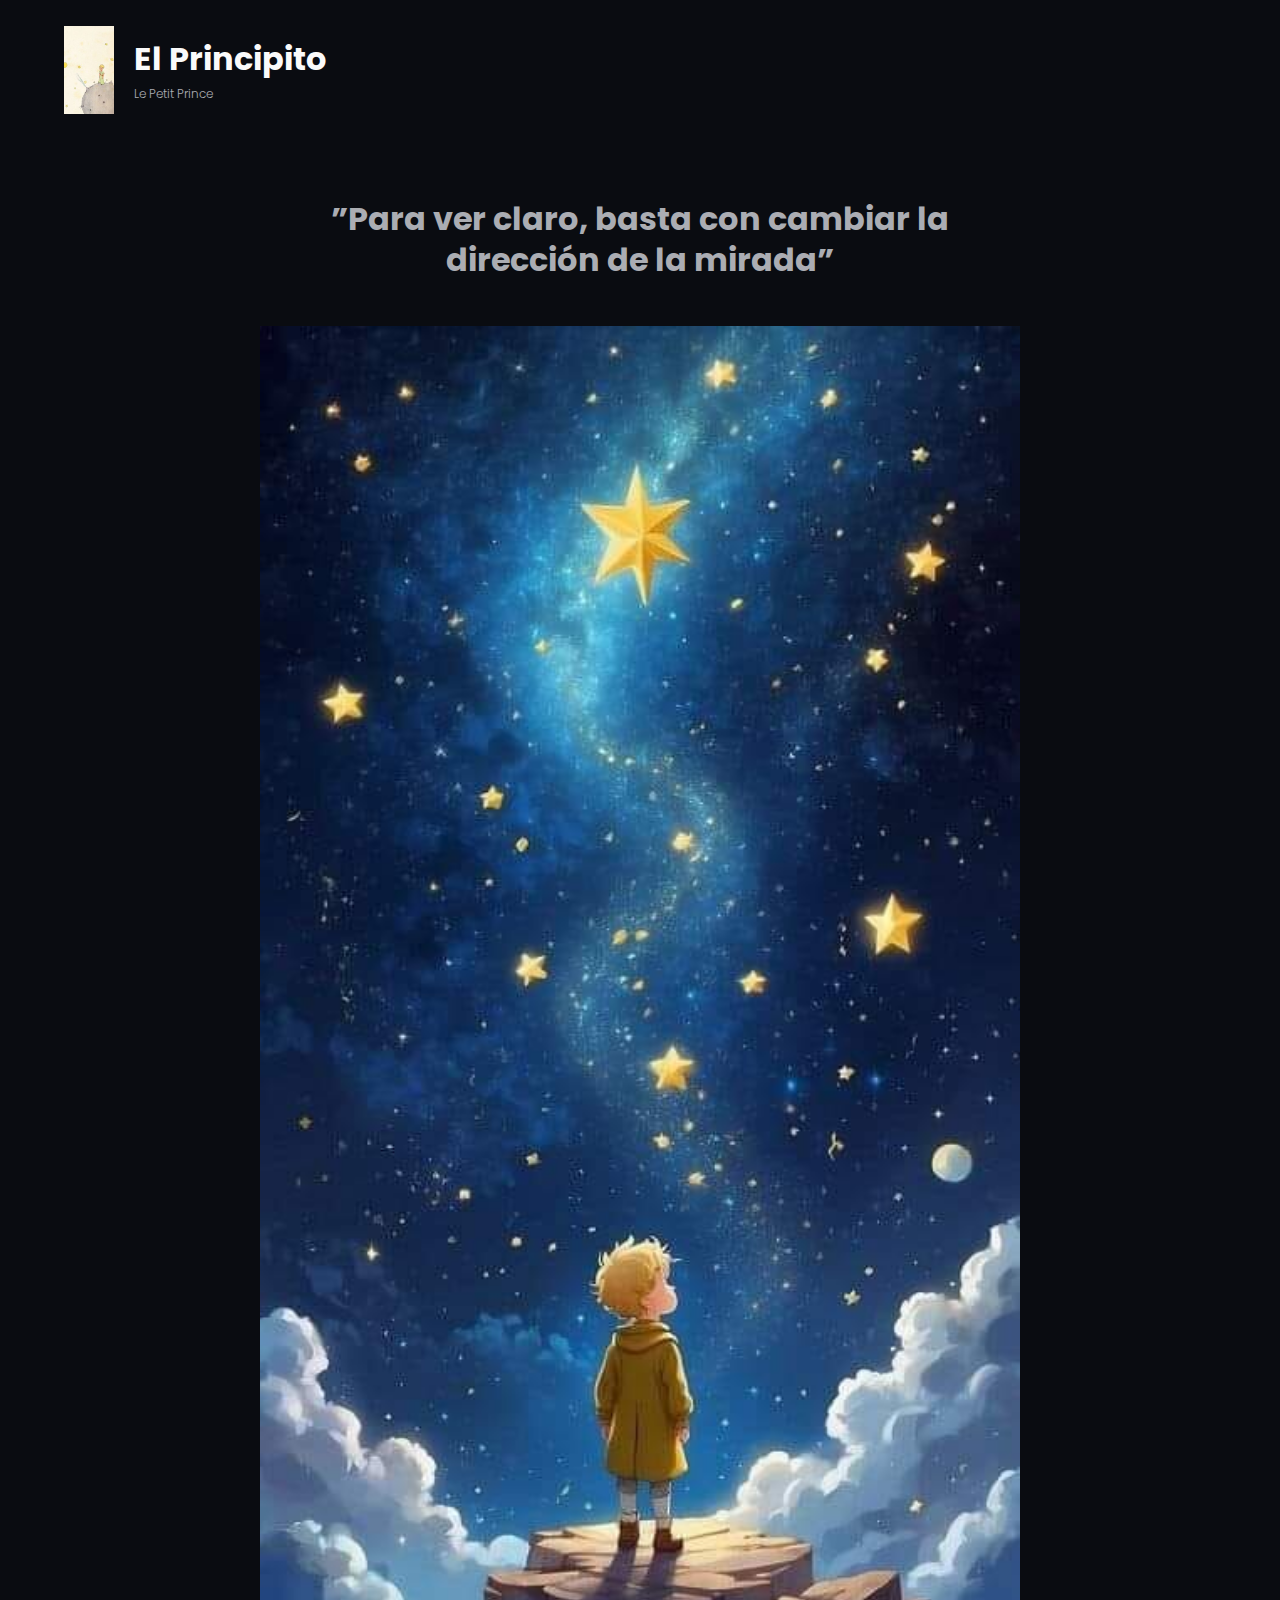
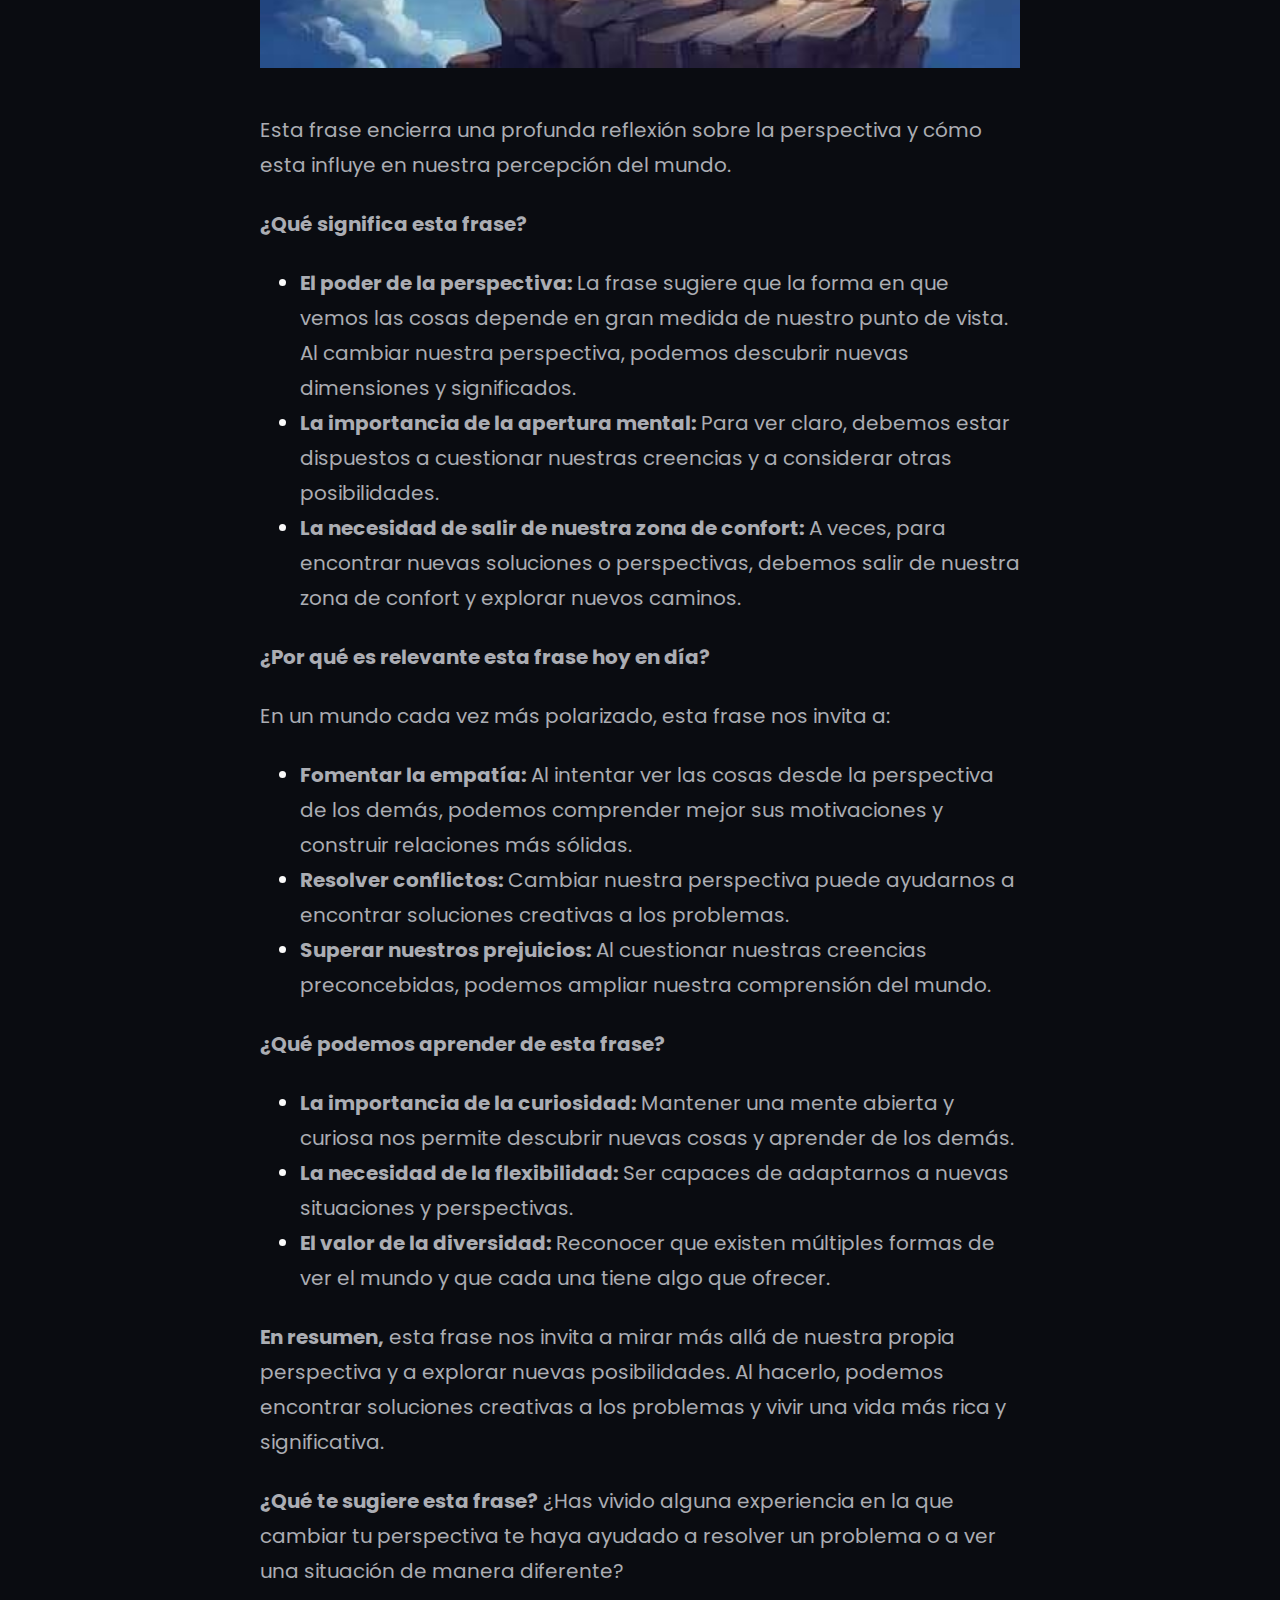
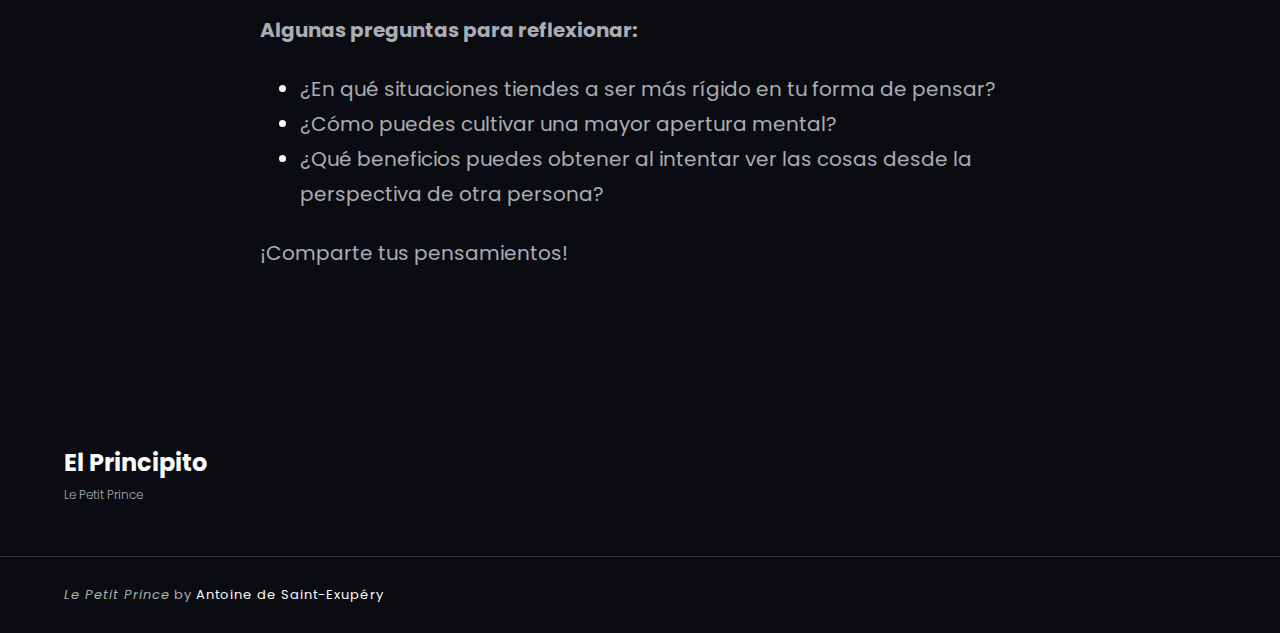
<file: para-ver-claro-basta-con-cambiar-la-direccion-de-la-mirada/index.html>
<!DOCTYPE html>
<html lang="es">
<head>
	<meta charset="UTF-8">
	<meta name="viewport" content="width=device-width, initial-scale=1">
<meta name="robots" content="max-image-preview:large">
<title>”Para ver claro, basta con cambiar la dirección de la mirada” &#8211; El Principito</title>
<link rel="dns-prefetch" href="https://galgorium.github.io/ElPrincipito">
<link rel="alternate" type="application/rss+xml" title="El Principito &raquo; Feed" href="https://galgorium.github.io/ElPrincipito/feed/">
<link rel="alternate" type="application/rss+xml" title="El Principito &raquo; Feed de los comentarios" href="https://galgorium.github.io/ElPrincipito/comments/feed/">
<link rel="alternate" type="application/rss+xml" title="El Principito &raquo; Comentario ”Para ver claro, basta con cambiar la dirección de la mirada” del feed" href="https://galgorium.github.io/ElPrincipito/para-ver-claro-basta-con-cambiar-la-direccion-de-la-mirada/feed/">
<script>
window._wpemojiSettings = {"baseUrl":"https:\/\/s.w.org\/images\/core\/emoji\/15.0.3\/72x72\/","ext":".png","svgUrl":"https:\/\/s.w.org\/images\/core\/emoji\/15.0.3\/svg\/","svgExt":".svg","source":{"concatemoji":"https:\/\/galgorium.github.io\/ElPrincipito\/wp-includes\/js\/wp-emoji-release.min.js?ver=6.6.2"}};
/*! This file is auto-generated */
!function(i,n){var o,s,e;function c(e){try{var t={supportTests:e,timestamp:(new Date).valueOf()};sessionStorage.setItem(o,JSON.stringify(t))}catch(e){}}function p(e,t,n){e.clearRect(0,0,e.canvas.width,e.canvas.height),e.fillText(t,0,0);var t=new Uint32Array(e.getImageData(0,0,e.canvas.width,e.canvas.height).data),r=(e.clearRect(0,0,e.canvas.width,e.canvas.height),e.fillText(n,0,0),new Uint32Array(e.getImageData(0,0,e.canvas.width,e.canvas.height).data));return t.every(function(e,t){return e===r[t]})}function u(e,t,n){switch(t){case"flag":return n(e,"🏳️‍⚧️","🏳️​⚧️")?!1:!n(e,"🇺🇳","🇺​🇳")&&!n(e,"🏴󠁧󠁢󠁥󠁮󠁧󠁿","🏴​󠁧​󠁢​󠁥​󠁮​󠁧​󠁿");case"emoji":return!n(e,"🐦‍⬛","🐦​⬛")}return!1}function f(e,t,n){var r="undefined"!=typeof WorkerGlobalScope&&self instanceof WorkerGlobalScope?new OffscreenCanvas(300,150):i.createElement("canvas"),a=r.getContext("2d",{willReadFrequently:!0}),o=(a.textBaseline="top",a.font="600 32px Arial",{});return e.forEach(function(e){o[e]=t(a,e,n)}),o}function t(e){var t=i.createElement("script");t.src=e,t.defer=!0,i.head.appendChild(t)}"undefined"!=typeof Promise&&(o="wpEmojiSettingsSupports",s=["flag","emoji"],n.supports={everything:!0,everythingExceptFlag:!0},e=new Promise(function(e){i.addEventListener("DOMContentLoaded",e,{once:!0})}),new Promise(function(t){var n=function(){try{var e=JSON.parse(sessionStorage.getItem(o));if("object"==typeof e&&"number"==typeof e.timestamp&&(new Date).valueOf()<e.timestamp+604800&&"object"==typeof e.supportTests)return e.supportTests}catch(e){}return null}();if(!n){if("undefined"!=typeof Worker&&"undefined"!=typeof OffscreenCanvas&&"undefined"!=typeof URL&&URL.createObjectURL&&"undefined"!=typeof Blob)try{var e="postMessage("+f.toString()+"("+[JSON.stringify(s),u.toString(),p.toString()].join(",")+"));",r=new Blob([e],{type:"text/javascript"}),a=new Worker(URL.createObjectURL(r),{name:"wpTestEmojiSupports"});return void(a.onmessage=function(e){c(n=e.data),a.terminate(),t(n)})}catch(e){}c(n=f(s,u,p))}t(n)}).then(function(e){for(var t in e)n.supports[t]=e[t],n.supports.everything=n.supports.everything&&n.supports[t],"flag"!==t&&(n.supports.everythingExceptFlag=n.supports.everythingExceptFlag&&n.supports[t]);n.supports.everythingExceptFlag=n.supports.everythingExceptFlag&&!n.supports.flag,n.DOMReady=!1,n.readyCallback=function(){n.DOMReady=!0}}).then(function(){return e}).then(function(){var e;n.supports.everything||(n.readyCallback(),(e=n.source||{}).concatemoji?t(e.concatemoji):e.wpemoji&&e.twemoji&&(t(e.twemoji),t(e.wpemoji)))}))}((window,document),window._wpemojiSettings);
</script>
<style id="wp-block-site-logo-inline-css">.wp-block-site-logo{box-sizing:border-box;line-height:0}.wp-block-site-logo a{display:inline-block;line-height:0}.wp-block-site-logo.is-default-size img{height:auto;width:120px}.wp-block-site-logo img{height:auto;max-width:100%}.wp-block-site-logo a,.wp-block-site-logo img{border-radius:inherit}.wp-block-site-logo.aligncenter{margin-left:auto;margin-right:auto;text-align:center}:root :where(.wp-block-site-logo.is-style-rounded){border-radius:9999px}</style>
<style id="wp-block-site-title-inline-css">:root :where(.wp-block-site-title a){color:inherit}</style>
<style id="wp-block-group-inline-css">.wp-block-group{box-sizing:border-box}:where(.wp-block-group.wp-block-group-is-layout-constrained){position:relative}</style>
<style id="wp-block-group-theme-inline-css">:where(.wp-block-group.has-background){padding:1.25em 2.375em}</style>
<style id="wp-block-template-part-theme-inline-css">:root :where(.wp-block-template-part.has-background){margin-bottom:0;margin-top:0;padding:1.25em 2.375em}</style>
<style id="wp-block-post-title-inline-css">.wp-block-post-title{box-sizing:border-box;word-break:break-word}.wp-block-post-title a{display:inline-block}</style>
<style id="wp-block-post-featured-image-inline-css">.wp-block-post-featured-image{margin-left:0;margin-right:0}.wp-block-post-featured-image a{display:block;height:100%}.wp-block-post-featured-image :where(img){box-sizing:border-box;height:auto;max-width:100%;vertical-align:bottom;width:100%}.wp-block-post-featured-image.alignfull img,.wp-block-post-featured-image.alignwide img{width:100%}.wp-block-post-featured-image .wp-block-post-featured-image__overlay.has-background-dim{background-color:#000;inset:0;position:absolute}.wp-block-post-featured-image{position:relative}.wp-block-post-featured-image .wp-block-post-featured-image__overlay.has-background-gradient{background-color:initial}.wp-block-post-featured-image .wp-block-post-featured-image__overlay.has-background-dim-0{opacity:0}.wp-block-post-featured-image .wp-block-post-featured-image__overlay.has-background-dim-10{opacity:.1}.wp-block-post-featured-image .wp-block-post-featured-image__overlay.has-background-dim-20{opacity:.2}.wp-block-post-featured-image .wp-block-post-featured-image__overlay.has-background-dim-30{opacity:.3}.wp-block-post-featured-image .wp-block-post-featured-image__overlay.has-background-dim-40{opacity:.4}.wp-block-post-featured-image .wp-block-post-featured-image__overlay.has-background-dim-50{opacity:.5}.wp-block-post-featured-image .wp-block-post-featured-image__overlay.has-background-dim-60{opacity:.6}.wp-block-post-featured-image .wp-block-post-featured-image__overlay.has-background-dim-70{opacity:.7}.wp-block-post-featured-image .wp-block-post-featured-image__overlay.has-background-dim-80{opacity:.8}.wp-block-post-featured-image .wp-block-post-featured-image__overlay.has-background-dim-90{opacity:.9}.wp-block-post-featured-image .wp-block-post-featured-image__overlay.has-background-dim-100{opacity:1}.wp-block-post-featured-image:where(.alignleft,.alignright){width:100%}</style>
<style id="wp-block-paragraph-inline-css">.is-small-text{font-size:.875em}.is-regular-text{font-size:1em}.is-large-text{font-size:2.25em}.is-larger-text{font-size:3em}.has-drop-cap:not(:focus):first-letter{float:left;font-size:8.4em;font-style:normal;font-weight:100;line-height:.68;margin:.05em .1em 0 0;text-transform:uppercase}body.rtl .has-drop-cap:not(:focus):first-letter{float:none;margin-left:.1em}p.has-drop-cap.has-background{overflow:hidden}:root :where(p.has-background){padding:1.25em 2.375em}:where(p.has-text-color:not(.has-link-color)) a{color:inherit}p.has-text-align-left[style*="writing-mode:vertical-lr"],p.has-text-align-right[style*="writing-mode:vertical-rl"]{rotate:180deg}</style>
<style id="wp-block-list-inline-css">ol,ul{box-sizing:border-box}:root :where(ul.has-background,ol.has-background){padding:1.25em 2.375em}</style>
<style id="wp-block-spacer-inline-css">.wp-block-spacer{clear:both}</style>
<style id="wp-block-columns-inline-css">.wp-block-columns{align-items:normal!important;box-sizing:border-box;display:flex;flex-wrap:wrap!important}@media (min-width:782px){.wp-block-columns{flex-wrap:nowrap!important}}.wp-block-columns.are-vertically-aligned-top{align-items:flex-start}.wp-block-columns.are-vertically-aligned-center{align-items:center}.wp-block-columns.are-vertically-aligned-bottom{align-items:flex-end}@media (max-width:781px){.wp-block-columns:not(.is-not-stacked-on-mobile)>.wp-block-column{flex-basis:100%!important}}@media (min-width:782px){.wp-block-columns:not(.is-not-stacked-on-mobile)>.wp-block-column{flex-basis:0;flex-grow:1}.wp-block-columns:not(.is-not-stacked-on-mobile)>.wp-block-column[style*=flex-basis]{flex-grow:0}}.wp-block-columns.is-not-stacked-on-mobile{flex-wrap:nowrap!important}.wp-block-columns.is-not-stacked-on-mobile>.wp-block-column{flex-basis:0;flex-grow:1}.wp-block-columns.is-not-stacked-on-mobile>.wp-block-column[style*=flex-basis]{flex-grow:0}:where(.wp-block-columns){margin-bottom:1.75em}:where(.wp-block-columns.has-background){padding:1.25em 2.375em}.wp-block-column{flex-grow:1;min-width:0;overflow-wrap:break-word;word-break:break-word}.wp-block-column.is-vertically-aligned-top{align-self:flex-start}.wp-block-column.is-vertically-aligned-center{align-self:center}.wp-block-column.is-vertically-aligned-bottom{align-self:flex-end}.wp-block-column.is-vertically-aligned-stretch{align-self:stretch}.wp-block-column.is-vertically-aligned-bottom,.wp-block-column.is-vertically-aligned-center,.wp-block-column.is-vertically-aligned-top{width:100%}</style>
<style id="wp-emoji-styles-inline-css">img.wp-smiley, img.emoji {
		display: inline !important;
		border: none !important;
		box-shadow: none !important;
		height: 1em !important;
		width: 1em !important;
		margin: 0 0.07em !important;
		vertical-align: -0.1em !important;
		background: none !important;
		padding: 0 !important;
	}</style>
<style id="wp-block-library-inline-css">:root{--wp-admin-theme-color:#007cba;--wp-admin-theme-color--rgb:0,124,186;--wp-admin-theme-color-darker-10:#006ba1;--wp-admin-theme-color-darker-10--rgb:0,107,161;--wp-admin-theme-color-darker-20:#005a87;--wp-admin-theme-color-darker-20--rgb:0,90,135;--wp-admin-border-width-focus:2px;--wp-block-synced-color:#7a00df;--wp-block-synced-color--rgb:122,0,223;--wp-bound-block-color:var(--wp-block-synced-color)}@media (min-resolution:192dpi){:root{--wp-admin-border-width-focus:1.5px}}.wp-element-button{cursor:pointer}:root{--wp--preset--font-size--normal:16px;--wp--preset--font-size--huge:42px}:root .has-very-light-gray-background-color{background-color:#eee}:root .has-very-dark-gray-background-color{background-color:#313131}:root .has-very-light-gray-color{color:#eee}:root .has-very-dark-gray-color{color:#313131}:root .has-vivid-green-cyan-to-vivid-cyan-blue-gradient-background{background:linear-gradient(135deg,#00d084,#0693e3)}:root .has-purple-crush-gradient-background{background:linear-gradient(135deg,#34e2e4,#4721fb 50%,#ab1dfe)}:root .has-hazy-dawn-gradient-background{background:linear-gradient(135deg,#faaca8,#dad0ec)}:root .has-subdued-olive-gradient-background{background:linear-gradient(135deg,#fafae1,#67a671)}:root .has-atomic-cream-gradient-background{background:linear-gradient(135deg,#fdd79a,#004a59)}:root .has-nightshade-gradient-background{background:linear-gradient(135deg,#330968,#31cdcf)}:root .has-midnight-gradient-background{background:linear-gradient(135deg,#020381,#2874fc)}.has-regular-font-size{font-size:1em}.has-larger-font-size{font-size:2.625em}.has-normal-font-size{font-size:var(--wp--preset--font-size--normal)}.has-huge-font-size{font-size:var(--wp--preset--font-size--huge)}.has-text-align-center{text-align:center}.has-text-align-left{text-align:left}.has-text-align-right{text-align:right}#end-resizable-editor-section{display:none}.aligncenter{clear:both}.items-justified-left{justify-content:flex-start}.items-justified-center{justify-content:center}.items-justified-right{justify-content:flex-end}.items-justified-space-between{justify-content:space-between}.screen-reader-text{border:0;clip:rect(1px,1px,1px,1px);clip-path:inset(50%);height:1px;margin:-1px;overflow:hidden;padding:0;position:absolute;width:1px;word-wrap:normal!important}.screen-reader-text:focus{background-color:#ddd;clip:auto!important;clip-path:none;color:#444;display:block;font-size:1em;height:auto;left:5px;line-height:normal;padding:15px 23px 14px;text-decoration:none;top:5px;width:auto;z-index:100000}html :where(.has-border-color){border-style:solid}html :where([style*=border-top-color]){border-top-style:solid}html :where([style*=border-right-color]){border-right-style:solid}html :where([style*=border-bottom-color]){border-bottom-style:solid}html :where([style*=border-left-color]){border-left-style:solid}html :where([style*=border-width]){border-style:solid}html :where([style*=border-top-width]){border-top-style:solid}html :where([style*=border-right-width]){border-right-style:solid}html :where([style*=border-bottom-width]){border-bottom-style:solid}html :where([style*=border-left-width]){border-left-style:solid}html :where(img[class*=wp-image-]){height:auto;max-width:100%}:where(figure){margin:0 0 1em}html :where(.is-position-sticky){--wp-admin--admin-bar--position-offset:var(--wp-admin--admin-bar--height,0px)}@media screen and (max-width:600px){html :where(.is-position-sticky){--wp-admin--admin-bar--position-offset:0px}}</style>
<style id="global-styles-inline-css">:root{--wp--preset--aspect-ratio--square: 1;--wp--preset--aspect-ratio--4-3: 4/3;--wp--preset--aspect-ratio--3-4: 3/4;--wp--preset--aspect-ratio--3-2: 3/2;--wp--preset--aspect-ratio--2-3: 2/3;--wp--preset--aspect-ratio--16-9: 16/9;--wp--preset--aspect-ratio--9-16: 9/16;--wp--preset--color--black: #000000;--wp--preset--color--cyan-bluish-gray: #abb8c3;--wp--preset--color--white: #ffffff;--wp--preset--color--pale-pink: #f78da7;--wp--preset--color--vivid-red: #cf2e2e;--wp--preset--color--luminous-vivid-orange: #ff6900;--wp--preset--color--luminous-vivid-amber: #fcb900;--wp--preset--color--light-green-cyan: #7bdcb5;--wp--preset--color--vivid-green-cyan: #00d084;--wp--preset--color--pale-cyan-blue: #8ed1fc;--wp--preset--color--vivid-cyan-blue: #0693e3;--wp--preset--color--vivid-purple: #9b51e0;--wp--preset--color--background: #0A0C11;--wp--preset--color--foreground: #ffffff;--wp--preset--color--primary: #2292b1;--wp--preset--color--secondary: #222222;--wp--preset--color--tertiary: #0a0a0a;--wp--preset--color--text-link: #fafafa;--wp--preset--color--body-text: #abadb3;--wp--preset--color--meta: #666666;--wp--preset--color--border-color: #323438;--wp--preset--color--color-light: #fbfbfb;--wp--preset--color--color-dark: #000000;--wp--preset--color--footer-text: #999999;--wp--preset--color--footer-border-dark: #313131;--wp--preset--color--gray: #cccccc;--wp--preset--color--patrick-blue: #1b3385;--wp--preset--color--blue-green: #25c5c9;--wp--preset--gradient--vivid-cyan-blue-to-vivid-purple: linear-gradient(135deg,rgba(6,147,227,1) 0%,rgb(155,81,224) 100%);--wp--preset--gradient--light-green-cyan-to-vivid-green-cyan: linear-gradient(135deg,rgb(122,220,180) 0%,rgb(0,208,130) 100%);--wp--preset--gradient--luminous-vivid-amber-to-luminous-vivid-orange: linear-gradient(135deg,rgba(252,185,0,1) 0%,rgba(255,105,0,1) 100%);--wp--preset--gradient--luminous-vivid-orange-to-vivid-red: linear-gradient(135deg,rgba(255,105,0,1) 0%,rgb(207,46,46) 100%);--wp--preset--gradient--very-light-gray-to-cyan-bluish-gray: linear-gradient(135deg,rgb(238,238,238) 0%,rgb(169,184,195) 100%);--wp--preset--gradient--cool-to-warm-spectrum: linear-gradient(135deg,rgb(74,234,220) 0%,rgb(151,120,209) 20%,rgb(207,42,186) 40%,rgb(238,44,130) 60%,rgb(251,105,98) 80%,rgb(254,248,76) 100%);--wp--preset--gradient--blush-light-purple: linear-gradient(135deg,rgb(255,206,236) 0%,rgb(152,150,240) 100%);--wp--preset--gradient--blush-bordeaux: linear-gradient(135deg,rgb(254,205,165) 0%,rgb(254,45,45) 50%,rgb(107,0,62) 100%);--wp--preset--gradient--luminous-dusk: linear-gradient(135deg,rgb(255,203,112) 0%,rgb(199,81,192) 50%,rgb(65,88,208) 100%);--wp--preset--gradient--pale-ocean: linear-gradient(135deg,rgb(255,245,203) 0%,rgb(182,227,212) 50%,rgb(51,167,181) 100%);--wp--preset--gradient--electric-grass: linear-gradient(135deg,rgb(202,248,128) 0%,rgb(113,206,126) 100%);--wp--preset--gradient--midnight: linear-gradient(135deg,rgb(2,3,129) 0%,rgb(40,116,252) 100%);--wp--preset--gradient--horizontal-patrick-blue-to-blue-green: linear-gradient(to right,var(--wp--preset--color--patrick-blue) 0%,var(--wp--preset--color--blue-green) 100%);--wp--preset--font-size--small: 15px;--wp--preset--font-size--medium: 16px;--wp--preset--font-size--large: clamp(24px,4.2vw,32px);--wp--preset--font-size--x-large: 42px;--wp--preset--font-size--tiny: 13px;--wp--preset--font-size--extra-small: 14px;--wp--preset--font-size--upper-heading: 18px;--wp--preset--font-size--normal: clamp(18px,1.6vw,20px);--wp--preset--font-size--content-heading: clamp(22px,3vw,24px);--wp--preset--font-size--extra-large: clamp(28px,6vw,36px);--wp--preset--font-size--product-heading: clamp(32px,4.8vw,42px);--wp--preset--font-size--huge: clamp(42px,5.2vw,80px);--wp--preset--font-size--colossal: clamp(46px,5.2vw,110px);--wp--preset--font-family--poppins: "Poppins", serif;--wp--preset--spacing--20: 0.44rem;--wp--preset--spacing--30: 0.67rem;--wp--preset--spacing--40: 1rem;--wp--preset--spacing--50: 1.5rem;--wp--preset--spacing--60: 2.25rem;--wp--preset--spacing--70: 3.38rem;--wp--preset--spacing--80: 5.06rem;--wp--preset--shadow--natural: 6px 6px 9px rgba(0, 0, 0, 0.2);--wp--preset--shadow--deep: 12px 12px 50px rgba(0, 0, 0, 0.4);--wp--preset--shadow--sharp: 6px 6px 0px rgba(0, 0, 0, 0.2);--wp--preset--shadow--outlined: 6px 6px 0px -3px rgba(255, 255, 255, 1), 6px 6px rgba(0, 0, 0, 1);--wp--preset--shadow--crisp: 6px 6px 0px rgba(0, 0, 0, 1);--wp--custom--spacing--tiny: clamp(21px, 2vw, 28px);--wp--custom--spacing--extra-small: clamp(28px, 3.5vw, 35px);--wp--custom--spacing--wp-comment-horizontal: clamp(30px, 3.7vw, 70px);--wp--custom--spacing--wp-comment-vertical: clamp(30px, 3.5vw, 49px);--wp--custom--spacing--wp-block-sidebar: clamp(7px,3.5vw,60px);--wp--custom--spacing--wp-block-sidebar-widget: clamp(35px, 3.5vw, 49px);--wp--custom--spacing--wp-block-page-numbers: clamp(49px, 3.3vw, 63px);--wp--custom--spacing--wp-footer-vertical: clamp(30px, 4vw, 70px);--wp--custom--spacing--normal: clamp(30px, 3.5vw, 40px);--wp--custom--spacing--small: max(1.75rem, 5vw);--wp--custom--spacing--medium: clamp(2rem, 8vw, calc(4 * var(--wp--style--block-gap)));--wp--custom--spacing--large: clamp(3.5rem, 10vw, 5.0625rem);--wp--custom--spacing--outer: var(--wp--custom--spacing--small, 1.25rem);--wp--custom--spacing--section-block-top: clamp(42px, 7.5vw, 140px);--wp--custom--spacing--section-block-bottom: clamp(12px, 5.5vw, 70px);--wp--custom--spacing--section-pricing-content: clamp(21px, 5.5vw, 42px);--wp--custom--spacing--main-block-gap: clamp(42px, 4.5vw, 70px);--wp--custom--spacing--testimonial-inner-gap: clamp(35px, 3.5vw, 42px);--wp--custom--spacing--group-heading-bottom-gap: clamp(35px, 3.5vw, 56px);--wp--custom--typography--font-size--heading-one: clamp(36px,3.5vw,58px);--wp--custom--typography--font-size--heading-two: clamp(32px,2.6vw,49px);--wp--custom--typography--font-size--heading-three: clamp(28px,1.9vw,36px);--wp--custom--typography--font-size--heading-four: clamp(24px,2vw,28px);--wp--custom--typography--font-size--heading-five: clamp(22px,1.3vw,24px);--wp--custom--typography--font-size--heading-six: 18px;--wp--custom--typography--font-size--huge-post-title: clamp(38px,4vw,70px);--wp--custom--typography--line-height--heading-one: 1.38;--wp--custom--typography--line-height--heading-two: 1.43;--wp--custom--typography--line-height--heading-three: 1.31;--wp--custom--typography--line-height--heading-four: 1.5;--wp--custom--typography--line-height--heading-five: 1.458333333333333;--wp--custom--typography--line-height--heading-six: 1.56;--wp--custom--typography--line-height--paragraph: 1.75;--wp--custom--typography--line-height--post-title: 1.38;--wp--custom--typography--line-height--extra-small: 21px;--wp--custom--typography--line-height--small: 28px;--wp--custom--typography--line-height--normal: normal;--wp--custom--typography--font-weight--light: 300;--wp--custom--typography--font-weight--regular: 400;--wp--custom--typography--font-weight--medium: 500;--wp--custom--typography--font-weight--bold: 700;--wp--custom--typography--font-weight--black: 900;}:root { --wp--style--global--content-size: 760px;--wp--style--global--wide-size: 1400px; }:where(body) { margin: 0; }.wp-site-blocks > .alignleft { float: left; margin-right: 2em; }.wp-site-blocks > .alignright { float: right; margin-left: 2em; }.wp-site-blocks > .aligncenter { justify-content: center; margin-left: auto; margin-right: auto; }:where(.wp-site-blocks) > * { margin-block-start: 1.5rem; margin-block-end: 0; }:where(.wp-site-blocks) > :first-child { margin-block-start: 0; }:where(.wp-site-blocks) > :last-child { margin-block-end: 0; }:root { --wp--style--block-gap: 1.5rem; }:root :where(.is-layout-flow) > :first-child{margin-block-start: 0;}:root :where(.is-layout-flow) > :last-child{margin-block-end: 0;}:root :where(.is-layout-flow) > *{margin-block-start: 1.5rem;margin-block-end: 0;}:root :where(.is-layout-constrained) > :first-child{margin-block-start: 0;}:root :where(.is-layout-constrained) > :last-child{margin-block-end: 0;}:root :where(.is-layout-constrained) > *{margin-block-start: 1.5rem;margin-block-end: 0;}:root :where(.is-layout-flex){gap: 1.5rem;}:root :where(.is-layout-grid){gap: 1.5rem;}.is-layout-flow > .alignleft{float: left;margin-inline-start: 0;margin-inline-end: 2em;}.is-layout-flow > .alignright{float: right;margin-inline-start: 2em;margin-inline-end: 0;}.is-layout-flow > .aligncenter{margin-left: auto !important;margin-right: auto !important;}.is-layout-constrained > .alignleft{float: left;margin-inline-start: 0;margin-inline-end: 2em;}.is-layout-constrained > .alignright{float: right;margin-inline-start: 2em;margin-inline-end: 0;}.is-layout-constrained > .aligncenter{margin-left: auto !important;margin-right: auto !important;}.is-layout-constrained > :where(:not(.alignleft):not(.alignright):not(.alignfull)){max-width: var(--wp--style--global--content-size);margin-left: auto !important;margin-right: auto !important;}.is-layout-constrained > .alignwide{max-width: var(--wp--style--global--wide-size);}body .is-layout-flex{display: flex;}.is-layout-flex{flex-wrap: wrap;align-items: center;}.is-layout-flex > :is(*, div){margin: 0;}body .is-layout-grid{display: grid;}.is-layout-grid > :is(*, div){margin: 0;}body{background-color: var(--wp--preset--color--background);color: var(--wp--preset--color--body-text);font-family: var(--wp--preset--font-family--poppins);font-size: var(--wp--preset--font-size--normal);font-weight: 400;line-height: var(--wp--custom--typography--line-height--paragraph);padding-top: 0px;padding-right: 0px;padding-bottom: 0px;padding-left: 0px;}a:where(:not(.wp-element-button)){color: var(--wp--preset--color--text-link);text-decoration: underline;}h1{font-size: var(--wp--custom--typography--font-size--heading-one);line-height: var(--wp--custom--typography--line-height--heading-one);}h2{font-size: var(--wp--custom--typography--font-size--heading-two);line-height: var(--wp--custom--typography--line-height--heading-two);}h3{font-size: var(--wp--custom--typography--font-size--heading-three);line-height: var(--wp--custom--typography--line-height--heading-three);}h4{font-size: var(--wp--custom--typography--font-size--heading-four);line-height: var(--wp--custom--typography--line-height--heading-four);}h5{font-size: var(--wp--custom--typography--font-size--heading-five);line-height: var(--wp--custom--typography--line-height--heading-five);}h6{font-size: var(--wp--custom--typography--font-size--heading-six);line-height: var(--wp--custom--typography--line-height--heading-six);}:root :where(.wp-element-button, .wp-block-button__link){background-color: #32373c;border-width: 0;color: #fff;font-family: inherit;font-size: inherit;line-height: inherit;padding: calc(0.667em + 2px) calc(1.333em + 2px);text-decoration: none;}.has-black-color{color: var(--wp--preset--color--black) !important;}.has-cyan-bluish-gray-color{color: var(--wp--preset--color--cyan-bluish-gray) !important;}.has-white-color{color: var(--wp--preset--color--white) !important;}.has-pale-pink-color{color: var(--wp--preset--color--pale-pink) !important;}.has-vivid-red-color{color: var(--wp--preset--color--vivid-red) !important;}.has-luminous-vivid-orange-color{color: var(--wp--preset--color--luminous-vivid-orange) !important;}.has-luminous-vivid-amber-color{color: var(--wp--preset--color--luminous-vivid-amber) !important;}.has-light-green-cyan-color{color: var(--wp--preset--color--light-green-cyan) !important;}.has-vivid-green-cyan-color{color: var(--wp--preset--color--vivid-green-cyan) !important;}.has-pale-cyan-blue-color{color: var(--wp--preset--color--pale-cyan-blue) !important;}.has-vivid-cyan-blue-color{color: var(--wp--preset--color--vivid-cyan-blue) !important;}.has-vivid-purple-color{color: var(--wp--preset--color--vivid-purple) !important;}.has-background-color{color: var(--wp--preset--color--background) !important;}.has-foreground-color{color: var(--wp--preset--color--foreground) !important;}.has-primary-color{color: var(--wp--preset--color--primary) !important;}.has-secondary-color{color: var(--wp--preset--color--secondary) !important;}.has-tertiary-color{color: var(--wp--preset--color--tertiary) !important;}.has-text-link-color{color: var(--wp--preset--color--text-link) !important;}.has-body-text-color{color: var(--wp--preset--color--body-text) !important;}.has-meta-color{color: var(--wp--preset--color--meta) !important;}.has-border-color-color{color: var(--wp--preset--color--border-color) !important;}.has-color-light-color{color: var(--wp--preset--color--color-light) !important;}.has-color-dark-color{color: var(--wp--preset--color--color-dark) !important;}.has-footer-text-color{color: var(--wp--preset--color--footer-text) !important;}.has-footer-border-dark-color{color: var(--wp--preset--color--footer-border-dark) !important;}.has-gray-color{color: var(--wp--preset--color--gray) !important;}.has-patrick-blue-color{color: var(--wp--preset--color--patrick-blue) !important;}.has-blue-green-color{color: var(--wp--preset--color--blue-green) !important;}.has-black-background-color{background-color: var(--wp--preset--color--black) !important;}.has-cyan-bluish-gray-background-color{background-color: var(--wp--preset--color--cyan-bluish-gray) !important;}.has-white-background-color{background-color: var(--wp--preset--color--white) !important;}.has-pale-pink-background-color{background-color: var(--wp--preset--color--pale-pink) !important;}.has-vivid-red-background-color{background-color: var(--wp--preset--color--vivid-red) !important;}.has-luminous-vivid-orange-background-color{background-color: var(--wp--preset--color--luminous-vivid-orange) !important;}.has-luminous-vivid-amber-background-color{background-color: var(--wp--preset--color--luminous-vivid-amber) !important;}.has-light-green-cyan-background-color{background-color: var(--wp--preset--color--light-green-cyan) !important;}.has-vivid-green-cyan-background-color{background-color: var(--wp--preset--color--vivid-green-cyan) !important;}.has-pale-cyan-blue-background-color{background-color: var(--wp--preset--color--pale-cyan-blue) !important;}.has-vivid-cyan-blue-background-color{background-color: var(--wp--preset--color--vivid-cyan-blue) !important;}.has-vivid-purple-background-color{background-color: var(--wp--preset--color--vivid-purple) !important;}.has-background-background-color{background-color: var(--wp--preset--color--background) !important;}.has-foreground-background-color{background-color: var(--wp--preset--color--foreground) !important;}.has-primary-background-color{background-color: var(--wp--preset--color--primary) !important;}.has-secondary-background-color{background-color: var(--wp--preset--color--secondary) !important;}.has-tertiary-background-color{background-color: var(--wp--preset--color--tertiary) !important;}.has-text-link-background-color{background-color: var(--wp--preset--color--text-link) !important;}.has-body-text-background-color{background-color: var(--wp--preset--color--body-text) !important;}.has-meta-background-color{background-color: var(--wp--preset--color--meta) !important;}.has-border-color-background-color{background-color: var(--wp--preset--color--border-color) !important;}.has-color-light-background-color{background-color: var(--wp--preset--color--color-light) !important;}.has-color-dark-background-color{background-color: var(--wp--preset--color--color-dark) !important;}.has-footer-text-background-color{background-color: var(--wp--preset--color--footer-text) !important;}.has-footer-border-dark-background-color{background-color: var(--wp--preset--color--footer-border-dark) !important;}.has-gray-background-color{background-color: var(--wp--preset--color--gray) !important;}.has-patrick-blue-background-color{background-color: var(--wp--preset--color--patrick-blue) !important;}.has-blue-green-background-color{background-color: var(--wp--preset--color--blue-green) !important;}.has-black-border-color{border-color: var(--wp--preset--color--black) !important;}.has-cyan-bluish-gray-border-color{border-color: var(--wp--preset--color--cyan-bluish-gray) !important;}.has-white-border-color{border-color: var(--wp--preset--color--white) !important;}.has-pale-pink-border-color{border-color: var(--wp--preset--color--pale-pink) !important;}.has-vivid-red-border-color{border-color: var(--wp--preset--color--vivid-red) !important;}.has-luminous-vivid-orange-border-color{border-color: var(--wp--preset--color--luminous-vivid-orange) !important;}.has-luminous-vivid-amber-border-color{border-color: var(--wp--preset--color--luminous-vivid-amber) !important;}.has-light-green-cyan-border-color{border-color: var(--wp--preset--color--light-green-cyan) !important;}.has-vivid-green-cyan-border-color{border-color: var(--wp--preset--color--vivid-green-cyan) !important;}.has-pale-cyan-blue-border-color{border-color: var(--wp--preset--color--pale-cyan-blue) !important;}.has-vivid-cyan-blue-border-color{border-color: var(--wp--preset--color--vivid-cyan-blue) !important;}.has-vivid-purple-border-color{border-color: var(--wp--preset--color--vivid-purple) !important;}.has-background-border-color{border-color: var(--wp--preset--color--background) !important;}.has-foreground-border-color{border-color: var(--wp--preset--color--foreground) !important;}.has-primary-border-color{border-color: var(--wp--preset--color--primary) !important;}.has-secondary-border-color{border-color: var(--wp--preset--color--secondary) !important;}.has-tertiary-border-color{border-color: var(--wp--preset--color--tertiary) !important;}.has-text-link-border-color{border-color: var(--wp--preset--color--text-link) !important;}.has-body-text-border-color{border-color: var(--wp--preset--color--body-text) !important;}.has-meta-border-color{border-color: var(--wp--preset--color--meta) !important;}.has-border-color-border-color{border-color: var(--wp--preset--color--border-color) !important;}.has-color-light-border-color{border-color: var(--wp--preset--color--color-light) !important;}.has-color-dark-border-color{border-color: var(--wp--preset--color--color-dark) !important;}.has-footer-text-border-color{border-color: var(--wp--preset--color--footer-text) !important;}.has-footer-border-dark-border-color{border-color: var(--wp--preset--color--footer-border-dark) !important;}.has-gray-border-color{border-color: var(--wp--preset--color--gray) !important;}.has-patrick-blue-border-color{border-color: var(--wp--preset--color--patrick-blue) !important;}.has-blue-green-border-color{border-color: var(--wp--preset--color--blue-green) !important;}.has-vivid-cyan-blue-to-vivid-purple-gradient-background{background: var(--wp--preset--gradient--vivid-cyan-blue-to-vivid-purple) !important;}.has-light-green-cyan-to-vivid-green-cyan-gradient-background{background: var(--wp--preset--gradient--light-green-cyan-to-vivid-green-cyan) !important;}.has-luminous-vivid-amber-to-luminous-vivid-orange-gradient-background{background: var(--wp--preset--gradient--luminous-vivid-amber-to-luminous-vivid-orange) !important;}.has-luminous-vivid-orange-to-vivid-red-gradient-background{background: var(--wp--preset--gradient--luminous-vivid-orange-to-vivid-red) !important;}.has-very-light-gray-to-cyan-bluish-gray-gradient-background{background: var(--wp--preset--gradient--very-light-gray-to-cyan-bluish-gray) !important;}.has-cool-to-warm-spectrum-gradient-background{background: var(--wp--preset--gradient--cool-to-warm-spectrum) !important;}.has-blush-light-purple-gradient-background{background: var(--wp--preset--gradient--blush-light-purple) !important;}.has-blush-bordeaux-gradient-background{background: var(--wp--preset--gradient--blush-bordeaux) !important;}.has-luminous-dusk-gradient-background{background: var(--wp--preset--gradient--luminous-dusk) !important;}.has-pale-ocean-gradient-background{background: var(--wp--preset--gradient--pale-ocean) !important;}.has-electric-grass-gradient-background{background: var(--wp--preset--gradient--electric-grass) !important;}.has-midnight-gradient-background{background: var(--wp--preset--gradient--midnight) !important;}.has-horizontal-patrick-blue-to-blue-green-gradient-background{background: var(--wp--preset--gradient--horizontal-patrick-blue-to-blue-green) !important;}.has-small-font-size{font-size: var(--wp--preset--font-size--small) !important;}.has-medium-font-size{font-size: var(--wp--preset--font-size--medium) !important;}.has-large-font-size{font-size: var(--wp--preset--font-size--large) !important;}.has-x-large-font-size{font-size: var(--wp--preset--font-size--x-large) !important;}.has-tiny-font-size{font-size: var(--wp--preset--font-size--tiny) !important;}.has-extra-small-font-size{font-size: var(--wp--preset--font-size--extra-small) !important;}.has-upper-heading-font-size{font-size: var(--wp--preset--font-size--upper-heading) !important;}.has-normal-font-size{font-size: var(--wp--preset--font-size--normal) !important;}.has-content-heading-font-size{font-size: var(--wp--preset--font-size--content-heading) !important;}.has-extra-large-font-size{font-size: var(--wp--preset--font-size--extra-large) !important;}.has-product-heading-font-size{font-size: var(--wp--preset--font-size--product-heading) !important;}.has-huge-font-size{font-size: var(--wp--preset--font-size--huge) !important;}.has-colossal-font-size{font-size: var(--wp--preset--font-size--colossal) !important;}.has-poppins-font-family{font-family: var(--wp--preset--font-family--poppins) !important;}
:root :where(.wp-block-post-title){font-size: var(--wp--custom--typography--font-size--heading-four);font-weight: var(--wp--custom--typography--font-weight--bold);line-height: var(--wp--custom--typography--line-height--heading-four);}
:root :where(.wp-block-site-title){font-size: var(--wp--preset--font-size--large);font-weight: var(--wp--custom--typography--font-weight--bold);line-height: var(--wp--custom--typography--line-height--normal);}
:root :where(.wp-block-site-tagline){color: var(--wp--preset--color--body-text);font-size: 12px;font-weight: 300;margin-top: 0;}</style>
<style id="core-block-supports-inline-css">.wp-container-core-group-is-layout-2{gap:20px;}.wp-container-core-group-is-layout-3{justify-content:space-between;}.wp-container-core-group-is-layout-10 > *{margin-block-start:0;margin-block-end:0;}.wp-container-core-group-is-layout-10 > * + *{margin-block-start:0px;margin-block-end:0;}.wp-container-core-columns-is-layout-1{flex-wrap:nowrap;}.wp-container-core-group-is-layout-14{justify-content:space-between;}</style>
<style id="wp-block-template-skip-link-inline-css">.skip-link.screen-reader-text {
			border: 0;
			clip: rect(1px,1px,1px,1px);
			clip-path: inset(50%);
			height: 1px;
			margin: -1px;
			overflow: hidden;
			padding: 0;
			position: absolute !important;
			width: 1px;
			word-wrap: normal !important;
		}

		.skip-link.screen-reader-text:focus {
			background-color: #eee;
			clip: auto !important;
			clip-path: none;
			color: #444;
			display: block;
			font-size: 1em;
			height: auto;
			left: 5px;
			line-height: normal;
			padding: 15px 23px 14px;
			text-decoration: none;
			top: 5px;
			width: auto;
			z-index: 100000;
		}</style>
<link rel="stylesheet" id="bizboost-style-css" href="https://galgorium.github.io/ElPrincipito/wp-content/themes/bizboost/style.css?ver=1718298565" media="all">
<link rel="https://api.w.org/" href="https://galgorium.github.io/ElPrincipito/wp-json/">
<link rel="alternate" title="JSON" type="application/json" href="https://galgorium.github.io/ElPrincipito/wp-json/wp/v2/posts/87">
<link rel="EditURI" type="application/rsd+xml" title="RSD" href="https://galgorium.github.io/ElPrincipito/xmlrpc.php?rsd">
<meta name="generator" content="WordPress 6.6.2">
<link rel="canonical" href="https://galgorium.github.io/ElPrincipito/para-ver-claro-basta-con-cambiar-la-direccion-de-la-mirada/">
<link rel="shortlink" href="https://galgorium.github.io/ElPrincipito/?p=87">
<link rel="alternate" title="oEmbed (JSON)" type="application/json+oembed" href="https://galgorium.github.io/ElPrincipito/wp-json/oembed/1.0/embed?url=http%3A%2F%2Fhttps%3A%2F%2Fgalgorium.github.io%2FElPrincipito%2Fpara-ver-claro-basta-con-cambiar-la-direccion-de-la-mirada%2F">
<link rel="alternate" title="oEmbed (XML)" type="text/xml+oembed" href="https://galgorium.github.io/ElPrincipito/wp-json/oembed/1.0/embed?url=http%3A%2F%2Fhttps%3A%2F%2Fgalgorium.github.io%2FElPrincipito%2Fpara-ver-claro-basta-con-cambiar-la-direccion-de-la-mirada%2F#038;format=xml">
<style id="wp-fonts-local">@font-face{font-family:Poppins;font-style:normal;font-weight:300;font-display:fallback;src:url('https://galgorium.github.io/ElPrincipito/wp-content/themes/bizboost/assets/fonts/poppins/Poppins-Light.woff2') format('woff2');font-stretch:normal;}
@font-face{font-family:Poppins;font-style:normal;font-weight:400;font-display:fallback;src:url('https://galgorium.github.io/ElPrincipito/wp-content/themes/bizboost/assets/fonts/poppins/Poppins-Regular.woff2') format('woff2');font-stretch:normal;}
@font-face{font-family:Poppins;font-style:italic;font-weight:400;font-display:fallback;src:url('https://galgorium.github.io/ElPrincipito/wp-content/themes/bizboost/assets/fonts/poppins/Poppins-Italic.woff2') format('woff2');font-stretch:normal;}
@font-face{font-family:Poppins;font-style:normal;font-weight:500;font-display:fallback;src:url('https://galgorium.github.io/ElPrincipito/wp-content/themes/bizboost/assets/fonts/poppins/Poppins-Medium.woff2') format('woff2');font-stretch:normal;}
@font-face{font-family:Poppins;font-style:normal;font-weight:600;font-display:fallback;src:url('https://galgorium.github.io/ElPrincipito/wp-content/themes/bizboost/assets/fonts/poppins/Poppins-SemiBold.woff2') format('woff2');font-stretch:normal;}
@font-face{font-family:Poppins;font-style:normal;font-weight:700;font-display:fallback;src:url('https://galgorium.github.io/ElPrincipito/wp-content/themes/bizboost/assets/fonts/poppins/Poppins-Bold.woff2') format('woff2');font-stretch:normal;}
@font-face{font-family:Poppins;font-style:normal;font-weight:800;font-display:fallback;src:url('https://galgorium.github.io/ElPrincipito/wp-content/themes/bizboost/assets/fonts/poppins/Poppins-ExtraBold.woff2') format('woff2');font-stretch:normal;}
@font-face{font-family:Poppins;font-style:normal;font-weight:900;font-display:fallback;src:url('https://galgorium.github.io/ElPrincipito/wp-content/themes/bizboost/assets/fonts/poppins/Poppins-Black.woff2') format('woff2');font-stretch:normal;}</style>
<link rel="icon" href="https://galgorium.github.io/ElPrincipito/wp-content/uploads/2024/06/Le-Petit-Prince-150x150.jpg" sizes="32x32">
<link rel="icon" href="https://galgorium.github.io/ElPrincipito/wp-content/uploads/2024/06/Le-Petit-Prince.jpg" sizes="192x192">
<link rel="apple-touch-icon" href="https://galgorium.github.io/ElPrincipito/wp-content/uploads/2024/06/Le-Petit-Prince.jpg">
<meta name="msapplication-TileImage" content="https://galgorium.github.io/ElPrincipito/wp-content/uploads/2024/06/Le-Petit-Prince.jpg">
</head>

<body class="post-template-default single single-post postid-87 single-format-standard wp-custom-logo wp-embed-responsive">

<div class="wp-site-blocks">
<header class="wp-block-template-part">
<div class="wp-block-group alignfull social-and-toggle-search header-has-nav-centered is-layout-constrained wp-block-group-is-layout-constrained">
<div class="wp-block-group alignwide wp-block-main-header is-layout-constrained wp-block-group-is-layout-constrained">
<div class="wp-block-group alignfull wp-block-main-header-container is-content-justification-space-between is-layout-flex wp-container-core-group-is-layout-3 wp-block-group-is-layout-flex" style="padding-top:var(--wp--custom--spacing--tiny);padding-bottom:var(--wp--custom--spacing--tiny)">
<div class="wp-block-group site-identity is-layout-flex wp-container-core-group-is-layout-2 wp-block-group-is-layout-flex">
<div class="wp-block-site-logo"><a href="https://galgorium.github.io/ElPrincipito/" class="custom-logo-link" rel="home"><img width="50" height="88" src="https://galgorium.github.io/ElPrincipito/wp-content/uploads/2024/06/Le-Petit-Prince.jpg" class="custom-logo" alt="El Principito" decoding="async" srcset="https://galgorium.github.io/ElPrincipito/wp-content/uploads/2024/06/Le-Petit-Prince.jpg 736w, https://galgorium.github.io/ElPrincipito/wp-content/uploads/2024/06/Le-Petit-Prince-169x300.jpg 169w, https://galgorium.github.io/ElPrincipito/wp-content/uploads/2024/06/Le-Petit-Prince-576x1024.jpg 576w" sizes="(max-width: 50px) 100vw, 50px"></a></div>


<div class="wp-block-group is-layout-flow wp-block-group-is-layout-flow">
<h1 class="wp-block-site-title"><a href="https://galgorium.github.io/ElPrincipito/" target="_self" rel="home">El Principito</a></h1>

<p style="margin-top:0;" class="wp-block-site-tagline">Le Petit Prince</p>
</div>
</div>
</div>
</div>
</div>
</header>


<main class="wp-block-group is-layout-flow wp-block-group-is-layout-flow">
<div class="wp-block-group wp-block-inner-page-title is-layout-constrained wp-block-group-is-layout-constrained">
<div class="wp-block-group is-layout-flow wp-block-group-is-layout-flow"><h2 class="has-text-align-center wp-block-post-title">”Para ver claro, basta con cambiar la dirección de la mirada”</h2></div>
</div>



<div class="wp-block-group is-layout-constrained wp-block-group-is-layout-constrained"><figure style="margin-bottom:var(--wp--custom--spacing--wp-comment-vertical);" class="wp-block-post-featured-image"><img width="453" height="800" src="https://galgorium.github.io/ElPrincipito/wp-content/uploads/2024/06/Le-Petit-Prince-by-Simone-Starinsky.jpg" class="attachment-post-thumbnail size-post-thumbnail wp-post-image" alt="" style="object-fit:cover;" decoding="async" fetchpriority="high" srcset="https://galgorium.github.io/ElPrincipito/wp-content/uploads/2024/06/Le-Petit-Prince-by-Simone-Starinsky.jpg 453w, https://galgorium.github.io/ElPrincipito/wp-content/uploads/2024/06/Le-Petit-Prince-by-Simone-Starinsky-170x300.jpg 170w" sizes="(max-width: 453px) 100vw, 453px"></figure></div>


<div class="entry-content wp-block-post-content is-layout-constrained wp-block-post-content-is-layout-constrained">
<p>Esta frase encierra una profunda reflexión sobre la perspectiva y cómo esta influye en nuestra percepción del mundo.</p>



<p><strong>¿Qué significa esta frase?</strong></p>



<ul class="wp-block-list">
<li>
<strong>El poder de la perspectiva:</strong> La frase sugiere que la forma en que vemos las cosas depende en gran medida de nuestro punto de vista. Al cambiar nuestra perspectiva, podemos descubrir nuevas dimensiones y significados.</li>



<li>
<strong>La importancia de la apertura mental:</strong> Para ver claro, debemos estar dispuestos a cuestionar nuestras creencias y a considerar otras posibilidades.</li>



<li>
<strong>La necesidad de salir de nuestra zona de confort:</strong> A veces, para encontrar nuevas soluciones o perspectivas, debemos salir de nuestra zona de confort y explorar nuevos caminos.</li>
</ul>



<p><strong>¿Por qué es relevante esta frase hoy en día?</strong></p>



<p>En un mundo cada vez más polarizado, esta frase nos invita a:</p>



<ul class="wp-block-list">
<li>
<strong>Fomentar la empatía:</strong> Al intentar ver las cosas desde la perspectiva de los demás, podemos comprender mejor sus motivaciones y construir relaciones más sólidas.</li>



<li>
<strong>Resolver conflictos:</strong> Cambiar nuestra perspectiva puede ayudarnos a encontrar soluciones creativas a los problemas.</li>



<li>
<strong>Superar nuestros prejuicios:</strong> Al cuestionar nuestras creencias preconcebidas, podemos ampliar nuestra comprensión del mundo.</li>
</ul>



<p><strong>¿Qué podemos aprender de esta frase?</strong></p>



<ul class="wp-block-list">
<li>
<strong>La importancia de la curiosidad:</strong> Mantener una mente abierta y curiosa nos permite descubrir nuevas cosas y aprender de los demás.</li>



<li>
<strong>La necesidad de la flexibilidad:</strong> Ser capaces de adaptarnos a nuevas situaciones y perspectivas.</li>



<li>
<strong>El valor de la diversidad:</strong> Reconocer que existen múltiples formas de ver el mundo y que cada una tiene algo que ofrecer.</li>
</ul>



<p><strong>En resumen,</strong> esta frase nos invita a mirar más allá de nuestra propia perspectiva y a explorar nuevas posibilidades. Al hacerlo, podemos encontrar soluciones creativas a los problemas y vivir una vida más rica y significativa.</p>



<p><strong>¿Qué te sugiere esta frase?</strong> ¿Has vivido alguna experiencia en la que cambiar tu perspectiva te haya ayudado a resolver un problema o a ver una situación de manera diferente?</p>



<p><strong>Algunas preguntas para reflexionar:</strong></p>



<ul class="wp-block-list">
<li>¿En qué situaciones tiendes a ser más rígido en tu forma de pensar?</li>



<li>¿Cómo puedes cultivar una mayor apertura mental?</li>



<li>¿Qué beneficios puedes obtener al intentar ver las cosas desde la perspectiva de otra persona?</li>
</ul>



<p>¡Comparte tus pensamientos!</p>
</div>


<div style="height:32px" aria-hidden="true" class="wp-block-spacer"></div>
</main>


<footer class="wp-block-template-part">
<div class="wp-block-group alignfull is-layout-constrained wp-block-group-is-layout-constrained">
<div class="wp-block-group alignfull wp-block-footer wp-block-widget-area is-layout-constrained wp-block-group-is-layout-constrained">
<div class="wp-block-group alignwide is-layout-flow wp-block-group-is-layout-flow">
<div class="wp-block-columns wp-block-footer-widget-area-columns is-layout-flex wp-container-core-columns-is-layout-1 wp-block-columns-is-layout-flex">
<div class="wp-block-column wp-block-widget is-layout-flow wp-block-column-is-layout-flow">
<div class="wp-block-group is-layout-flow wp-container-core-group-is-layout-10 wp-block-group-is-layout-flow">
<h1 class="wp-block-site-title"><a href="https://galgorium.github.io/ElPrincipito/" target="_self" rel="home">El Principito</a></h1>

<p class="wp-block-site-tagline">Le Petit Prince</p>
</div>
</div>
</div>
</div>
</div>
</div>



<div class="wp-block-group alignfull is-layout-constrained wp-block-group-is-layout-constrained">
<div class="wp-block-group alignfull wp-block-footer  wp-block-site-generator is-layout-constrained wp-block-group-is-layout-constrained">
<div class="wp-block-group alignwide is-content-justification-space-between is-layout-flex wp-container-core-group-is-layout-14 wp-block-group-is-layout-flex">
<p class="has-text-align-left"><em>Le Petit Prince</em> by <a href="https://es.wikipedia.org/wiki/Antoine_de_Saint-Exup%C3%A9ry" data-type="link" data-id="https://es.wikipedia.org/wiki/Antoine_de_Saint-Exup%C3%A9ry" target="_blank" rel="noreferrer noopener nofollow">Antoine de Saint-Exupéry</a></p>
</div>
</div>
</div>
</footer>
</div>
<script id="wp-block-template-skip-link-js-after">( function() {
		var skipLinkTarget = document.querySelector( 'main' ),
			sibling,
			skipLinkTargetID,
			skipLink;

		// Early exit if a skip-link target can't be located.
		if ( ! skipLinkTarget ) {
			return;
		}

		/*
		 * Get the site wrapper.
		 * The skip-link will be injected in the beginning of it.
		 */
		sibling = document.querySelector( '.wp-site-blocks' );

		// Early exit if the root element was not found.
		if ( ! sibling ) {
			return;
		}

		// Get the skip-link target's ID, and generate one if it doesn't exist.
		skipLinkTargetID = skipLinkTarget.id;
		if ( ! skipLinkTargetID ) {
			skipLinkTargetID = 'wp--skip-link--target';
			skipLinkTarget.id = skipLinkTargetID;
		}

		// Create the skip link.
		skipLink = document.createElement( 'a' );
		skipLink.classList.add( 'skip-link', 'screen-reader-text' );
		skipLink.href = '#' + skipLinkTargetID;
		skipLink.innerHTML = 'Saltar al contenido';

		// Inject the skip link.
		sibling.parentElement.insertBefore( skipLink, sibling );
	}() );</script>
<script src="https://galgorium.github.io/ElPrincipito/wp-content/themes/bizboost/assets/js/custom.js?ver=1718298565" id="bizboost-script-js"></script>
<svg style="position: absolute; width: 0; height: 0; overflow: hidden;" version="1.1" xmlns="http://www.w3.org/2000/svg" xmlns:xlink="http://www.w3.org/1999/xlink">
<defs>
<symbol id="icon-behance" viewbox="0 0 37 32">
<path class="path1" d="M33 6.054h-9.125v2.214h9.125v-2.214zM28.5 13.661q-1.607 0-2.607 0.938t-1.107 2.545h7.286q-0.321-3.482-3.571-3.482zM28.786 24.107q1.125 0 2.179-0.571t1.357-1.554h3.946q-1.786 5.482-7.625 5.482-3.821 0-6.080-2.357t-2.259-6.196q0-3.714 2.33-6.17t6.009-2.455q2.464 0 4.295 1.214t2.732 3.196 0.902 4.429q0 0.304-0.036 0.839h-11.75q0 1.982 1.027 3.063t2.973 1.080zM4.946 23.214h5.286q3.661 0 3.661-2.982 0-3.214-3.554-3.214h-5.393v6.196zM4.946 13.625h5.018q1.393 0 2.205-0.652t0.813-2.027q0-2.571-3.393-2.571h-4.643v5.25zM0 4.536h10.607q1.554 0 2.768 0.25t2.259 0.848 1.607 1.723 0.563 2.75q0 3.232-3.071 4.696 2.036 0.571 3.071 2.054t1.036 3.643q0 1.339-0.438 2.438t-1.179 1.848-1.759 1.268-2.161 0.75-2.393 0.232h-10.911v-22.5z"></path>
</symbol>

<symbol id="icon-deviantart" viewbox="0 0 18 32">
<path class="path1" d="M18.286 5.411l-5.411 10.393 0.429 0.554h4.982v7.411h-9.054l-0.786 0.536-2.536 4.875-0.536 0.536h-5.375v-5.411l5.411-10.411-0.429-0.536h-4.982v-7.411h9.054l0.786-0.536 2.536-4.875 0.536-0.536h5.375v5.411z"></path>
</symbol>

<symbol id="icon-medium" viewbox="0 0 32 32">
<path class="path1" d="M10.661 7.518v20.946q0 0.446-0.223 0.759t-0.652 0.313q-0.304 0-0.589-0.143l-8.304-4.161q-0.375-0.179-0.634-0.598t-0.259-0.83v-20.357q0-0.357 0.179-0.607t0.518-0.25q0.25 0 0.786 0.268l9.125 4.571q0.054 0.054 0.054 0.089zM11.804 9.321l9.536 15.464-9.536-4.75v-10.714zM32 9.643v18.821q0 0.446-0.25 0.723t-0.679 0.277-0.839-0.232l-7.875-3.929zM31.946 7.5q0 0.054-4.58 7.491t-5.366 8.705l-6.964-11.321 5.786-9.411q0.304-0.5 0.929-0.5 0.25 0 0.464 0.107l9.661 4.821q0.071 0.036 0.071 0.107z"></path>
</symbol>

<symbol id="icon-slideshare" viewbox="0 0 32 32">
<path class="path1" d="M15.589 13.214q0 1.482-1.134 2.545t-2.723 1.063-2.723-1.063-1.134-2.545q0-1.5 1.134-2.554t2.723-1.054 2.723 1.054 1.134 2.554zM24.554 13.214q0 1.482-1.125 2.545t-2.732 1.063q-1.589 0-2.723-1.063t-1.134-2.545q0-1.5 1.134-2.554t2.723-1.054q1.607 0 2.732 1.054t1.125 2.554zM28.571 16.429v-11.911q0-1.554-0.571-2.205t-1.982-0.652h-19.857q-1.482 0-2.009 0.607t-0.527 2.25v12.018q0.768 0.411 1.58 0.714t1.446 0.5 1.446 0.33 1.268 0.196 1.25 0.071 1.045 0.009 1.009-0.036 0.795-0.036q1.214-0.018 1.696 0.482 0.107 0.107 0.179 0.161 0.464 0.446 1.089 0.911 0.125-1.625 2.107-1.554 0.089 0 0.652 0.027t0.768 0.036 0.813 0.018 0.946-0.018 0.973-0.080 1.089-0.152 1.107-0.241 1.196-0.348 1.205-0.482 1.286-0.616zM31.482 16.339q-2.161 2.661-6.643 4.5 1.5 5.089-0.411 8.304-1.179 2.018-3.268 2.643-1.857 0.571-3.25-0.268-1.536-0.911-1.464-2.929l-0.018-5.821v-0.018q-0.143-0.036-0.438-0.107t-0.42-0.089l-0.018 6.036q0.071 2.036-1.482 2.929-1.411 0.839-3.268 0.268-2.089-0.643-3.25-2.679-1.875-3.214-0.393-8.268-4.482-1.839-6.643-4.5-0.446-0.661-0.071-1.125t1.071 0.018q0.054 0.036 0.196 0.125t0.196 0.143v-12.393q0-1.286 0.839-2.196t2.036-0.911h22.446q1.196 0 2.036 0.911t0.839 2.196v12.393l0.375-0.268q0.696-0.482 1.071-0.018t-0.071 1.125z"></path>
</symbol>

<symbol id="icon-snapchat-ghost" viewbox="0 0 30 32">
<path class="path1" d="M15.143 2.286q2.393-0.018 4.295 1.223t2.92 3.438q0.482 1.036 0.482 3.196 0 0.839-0.161 3.411 0.25 0.125 0.5 0.125 0.321 0 0.911-0.241t0.911-0.241q0.518 0 1 0.321t0.482 0.821q0 0.571-0.563 0.964t-1.232 0.563-1.232 0.518-0.563 0.848q0 0.268 0.214 0.768 0.661 1.464 1.83 2.679t2.58 1.804q0.5 0.214 1.429 0.411 0.5 0.107 0.5 0.625 0 1.25-3.911 1.839-0.125 0.196-0.196 0.696t-0.25 0.83-0.589 0.33q-0.357 0-1.107-0.116t-1.143-0.116q-0.661 0-1.107 0.089-0.571 0.089-1.125 0.402t-1.036 0.679-1.036 0.723-1.357 0.598-1.768 0.241q-0.929 0-1.723-0.241t-1.339-0.598-1.027-0.723-1.036-0.679-1.107-0.402q-0.464-0.089-1.125-0.089-0.429 0-1.17 0.134t-1.045 0.134q-0.446 0-0.625-0.33t-0.25-0.848-0.196-0.714q-3.911-0.589-3.911-1.839 0-0.518 0.5-0.625 0.929-0.196 1.429-0.411 1.393-0.571 2.58-1.804t1.83-2.679q0.214-0.5 0.214-0.768 0-0.5-0.563-0.848t-1.241-0.527-1.241-0.563-0.563-0.938q0-0.482 0.464-0.813t0.982-0.33q0.268 0 0.857 0.232t0.946 0.232q0.321 0 0.571-0.125-0.161-2.536-0.161-3.393 0-2.179 0.482-3.214 1.143-2.446 3.071-3.536t4.714-1.125z"></path>
</symbol>

<symbol id="icon-yelp" viewbox="0 0 27 32">
<path class="path1" d="M13.804 23.554v2.268q-0.018 5.214-0.107 5.446-0.214 0.571-0.911 0.714-0.964 0.161-3.241-0.679t-2.902-1.589q-0.232-0.268-0.304-0.643-0.018-0.214 0.071-0.464 0.071-0.179 0.607-0.839t3.232-3.857q0.018 0 1.071-1.25 0.268-0.339 0.705-0.438t0.884 0.063q0.429 0.179 0.67 0.518t0.223 0.75zM11.143 19.071q-0.054 0.982-0.929 1.25l-2.143 0.696q-4.911 1.571-5.214 1.571-0.625-0.036-0.964-0.643-0.214-0.446-0.304-1.339-0.143-1.357 0.018-2.973t0.536-2.223 1-0.571q0.232 0 3.607 1.375 1.25 0.518 2.054 0.839l1.5 0.607q0.411 0.161 0.634 0.545t0.205 0.866zM25.893 24.375q-0.125 0.964-1.634 2.875t-2.42 2.268q-0.661 0.25-1.125-0.125-0.25-0.179-3.286-5.125l-0.839-1.375q-0.25-0.375-0.205-0.821t0.348-0.821q0.625-0.768 1.482-0.464 0.018 0.018 2.125 0.714 3.625 1.179 4.321 1.42t0.839 0.366q0.5 0.393 0.393 1.089zM13.893 13.089q0.089 1.821-0.964 2.179-1.036 0.304-2.036-1.268l-6.75-10.679q-0.143-0.625 0.339-1.107 0.732-0.768 3.705-1.598t4.009-0.563q0.714 0.179 0.875 0.804 0.054 0.321 0.393 5.455t0.429 6.777zM25.714 15.018q0.054 0.696-0.464 1.054-0.268 0.179-5.875 1.536-1.196 0.268-1.625 0.411l0.018-0.036q-0.411 0.107-0.821-0.071t-0.661-0.571q-0.536-0.839 0-1.554 0.018-0.018 1.339-1.821 2.232-3.054 2.679-3.643t0.607-0.696q0.5-0.339 1.161-0.036 0.857 0.411 2.196 2.384t1.446 2.991v0.054z"></path>
</symbol>

<symbol id="icon-vine" viewbox="0 0 27 32">
<path class="path1" d="M26.732 14.768v3.536q-1.804 0.411-3.536 0.411-1.161 2.429-2.955 4.839t-3.241 3.848-2.286 1.902q-1.429 0.804-2.893-0.054-0.5-0.304-1.080-0.777t-1.518-1.491-1.83-2.295-1.92-3.286-1.884-4.357-1.634-5.616-1.259-6.964h5.054q0.464 3.893 1.25 7.116t1.866 5.661 2.17 4.205 2.5 3.482q3.018-3.018 5.125-7.25-2.536-1.286-3.982-3.929t-1.446-5.946q0-3.429 1.857-5.616t5.071-2.188q3.179 0 4.875 1.884t1.696 5.313q0 2.839-1.036 5.107-0.125 0.018-0.348 0.054t-0.821 0.036-1.125-0.107-1.107-0.455-0.902-0.92q0.554-1.839 0.554-3.286 0-1.554-0.518-2.357t-1.411-0.804q-0.946 0-1.518 0.884t-0.571 2.509q0 3.321 1.875 5.241t4.768 1.92q1.107 0 2.161-0.25z"></path>
</symbol>

<symbol id="icon-vk" viewbox="0 0 35 32">
<path class="path1" d="M34.232 9.286q0.411 1.143-2.679 5.25-0.429 0.571-1.161 1.518-1.393 1.786-1.607 2.339-0.304 0.732 0.25 1.446 0.304 0.375 1.446 1.464h0.018l0.071 0.071q2.518 2.339 3.411 3.946 0.054 0.089 0.116 0.223t0.125 0.473-0.009 0.607-0.446 0.491-1.054 0.223l-4.571 0.071q-0.429 0.089-1-0.089t-0.929-0.393l-0.357-0.214q-0.536-0.375-1.25-1.143t-1.223-1.384-1.089-1.036-1.009-0.277q-0.054 0.018-0.143 0.063t-0.304 0.259-0.384 0.527-0.304 0.929-0.116 1.384q0 0.268-0.063 0.491t-0.134 0.33l-0.071 0.089q-0.321 0.339-0.946 0.393h-2.054q-1.268 0.071-2.607-0.295t-2.348-0.946-1.839-1.179-1.259-1.027l-0.446-0.429q-0.179-0.179-0.491-0.536t-1.277-1.625-1.893-2.696-2.188-3.768-2.33-4.857q-0.107-0.286-0.107-0.482t0.054-0.286l0.071-0.107q0.268-0.339 1.018-0.339l4.893-0.036q0.214 0.036 0.411 0.116t0.286 0.152l0.089 0.054q0.286 0.196 0.429 0.571 0.357 0.893 0.821 1.848t0.732 1.455l0.286 0.518q0.518 1.071 1 1.857t0.866 1.223 0.741 0.688 0.607 0.25 0.482-0.089q0.036-0.018 0.089-0.089t0.214-0.393 0.241-0.839 0.17-1.446 0-2.232q-0.036-0.714-0.161-1.304t-0.25-0.821l-0.107-0.214q-0.446-0.607-1.518-0.768-0.232-0.036 0.089-0.429 0.304-0.339 0.679-0.536 0.946-0.464 4.268-0.429 1.464 0.018 2.411 0.232 0.357 0.089 0.598 0.241t0.366 0.429 0.188 0.571 0.063 0.813-0.018 0.982-0.045 1.259-0.027 1.473q0 0.196-0.018 0.75t-0.009 0.857 0.063 0.723 0.205 0.696 0.402 0.438q0.143 0.036 0.304 0.071t0.464-0.196 0.679-0.616 0.929-1.196 1.214-1.92q1.071-1.857 1.911-4.018 0.071-0.179 0.179-0.313t0.196-0.188l0.071-0.054 0.089-0.045t0.232-0.054 0.357-0.009l5.143-0.036q0.696-0.089 1.143 0.045t0.554 0.295z"></path>
</symbol>

<symbol id="icon-search" viewbox="0 0 30 32">
<path class="path1" d="M20.571 14.857q0-3.304-2.348-5.652t-5.652-2.348-5.652 2.348-2.348 5.652 2.348 5.652 5.652 2.348 5.652-2.348 2.348-5.652zM29.714 29.714q0 0.929-0.679 1.607t-1.607 0.679q-0.964 0-1.607-0.679l-6.125-6.107q-3.196 2.214-7.125 2.214-2.554 0-4.884-0.991t-4.018-2.679-2.679-4.018-0.991-4.884 0.991-4.884 2.679-4.018 4.018-2.679 4.884-0.991 4.884 0.991 4.018 2.679 2.679 4.018 0.991 4.884q0 3.929-2.214 7.125l6.125 6.125q0.661 0.661 0.661 1.607z"></path>
</symbol>

<symbol id="icon-envelope-o" viewbox="0 0 1792 1792">
<path d="M1664 1504v-768q-32 36-69 66-268 206-426 338-51 43-83 67t-86.5 48.5-102.5 24.5h-2q-48 0-102.5-24.5t-86.5-48.5-83-67q-158-132-426-338-37-30-69-66v768q0 13 9.5 22.5t22.5 9.5h1472q13 0 22.5-9.5t9.5-22.5zm0-1051v-24.5l-.5-13-3-12.5-5.5-9-9-7.5-14-2.5h-1472q-13 0-22.5 9.5t-9.5 22.5q0 168 147 284 193 152 401 317 6 5 35 29.5t46 37.5 44.5 31.5 50.5 27.5 43 9h2q20 0 43-9t50.5-27.5 44.5-31.5 46-37.5 35-29.5q208-165 401-317 54-43 100.5-115.5t46.5-131.5zm128-37v1088q0 66-47 113t-113 47h-1472q-66 0-113-47t-47-113v-1088q0-66 47-113t113-47h1472q66 0 113 47t47 113z"></path>
</symbol>

<symbol id="icon-close" viewbox="0 0 25 32">
<path class="path1" d="M23.179 23.607q0 0.714-0.5 1.214l-2.429 2.429q-0.5 0.5-1.214 0.5t-1.214-0.5l-5.25-5.25-5.25 5.25q-0.5 0.5-1.214 0.5t-1.214-0.5l-2.429-2.429q-0.5-0.5-0.5-1.214t0.5-1.214l5.25-5.25-5.25-5.25q-0.5-0.5-0.5-1.214t0.5-1.214l2.429-2.429q0.5-0.5 1.214-0.5t1.214 0.5l5.25 5.25 5.25-5.25q0.5-0.5 1.214-0.5t1.214 0.5l2.429 2.429q0.5 0.5 0.5 1.214t-0.5 1.214l-5.25 5.25 5.25 5.25q0.5 0.5 0.5 1.214z"></path>
</symbol>

<symbol id="icon-angle-left" viewbox="0 0 1792 1792">
<path class="path1" d="M1203 544q0 13-10 23l-393 393 393 393q10 10 10 23t-10 23l-50 50q-10 10-23 10t-23-10l-466-466q-10-10-10-23t10-23l466-466q10-10 23-10t23 10l50 50q10 10 10 23z"></path>
</symbol>

<symbol id="icon-angle-right" viewbox="0 0 1792 1792">
<path class="path1" d="M1171 960q0 13-10 23l-466 466q-10 10-23 10t-23-10l-50-50q-10-10-10-23t10-23l393-393-393-393q-10-10-10-23t10-23l50-50q10-10 23-10t23 10l466 466q10 10 10 23z"></path>
</symbol>

<symbol id="icon-angle-down" viewbox="0 0 21 32">
<path class="path1" d="M19.196 13.143q0 0.232-0.179 0.411l-8.321 8.321q-0.179 0.179-0.411 0.179t-0.411-0.179l-8.321-8.321q-0.179-0.179-0.179-0.411t0.179-0.411l0.893-0.893q0.179-0.179 0.411-0.179t0.411 0.179l7.018 7.018 7.018-7.018q0.179-0.179 0.411-0.179t0.411 0.179l0.893 0.893q0.179 0.179 0.179 0.411z"></path>
</symbol>

<symbol id="icon-folder-open" viewbox="0 0 34 32">
<path class="path1" d="M33.554 17q0 0.554-0.554 1.179l-6 7.071q-0.768 0.911-2.152 1.545t-2.563 0.634h-19.429q-0.607 0-1.080-0.232t-0.473-0.768q0-0.554 0.554-1.179l6-7.071q0.768-0.911 2.152-1.545t2.563-0.634h19.429q0.607 0 1.080 0.232t0.473 0.768zM27.429 10.857v2.857h-14.857q-1.679 0-3.518 0.848t-2.929 2.134l-6.107 7.179q0-0.071-0.009-0.223t-0.009-0.223v-17.143q0-1.643 1.179-2.821t2.821-1.179h5.714q1.643 0 2.821 1.179t1.179 2.821v0.571h9.714q1.643 0 2.821 1.179t1.179 2.821z"></path>
</symbol>

<symbol id="icon-twitter" viewbox="0 0 30 32">
<path class="path1" d="M28.929 7.286q-1.196 1.75-2.893 2.982 0.018 0.25 0.018 0.75 0 2.321-0.679 4.634t-2.063 4.437-3.295 3.759-4.607 2.607-5.768 0.973q-4.839 0-8.857-2.589 0.625 0.071 1.393 0.071 4.018 0 7.161-2.464-1.875-0.036-3.357-1.152t-2.036-2.848q0.589 0.089 1.089 0.089 0.768 0 1.518-0.196-2-0.411-3.313-1.991t-1.313-3.67v-0.071q1.214 0.679 2.607 0.732-1.179-0.786-1.875-2.054t-0.696-2.75q0-1.571 0.786-2.911 2.161 2.661 5.259 4.259t6.634 1.777q-0.143-0.679-0.143-1.321 0-2.393 1.688-4.080t4.080-1.688q2.5 0 4.214 1.821 1.946-0.375 3.661-1.393-0.661 2.054-2.536 3.179 1.661-0.179 3.321-0.893z"></path>
</symbol>

<symbol id="icon-facebook" viewbox="0 0 19 32">
<path class="path1" d="M17.125 0.214v4.714h-2.804q-1.536 0-2.071 0.643t-0.536 1.929v3.375h5.232l-0.696 5.286h-4.536v13.554h-5.464v-13.554h-4.554v-5.286h4.554v-3.893q0-3.321 1.857-5.152t4.946-1.83q2.625 0 4.071 0.214z"></path>
</symbol>

<symbol id="icon-github" viewbox="0 0 27 32">
<path class="path1" d="M13.714 2.286q3.732 0 6.884 1.839t4.991 4.991 1.839 6.884q0 4.482-2.616 8.063t-6.759 4.955q-0.482 0.089-0.714-0.125t-0.232-0.536q0-0.054 0.009-1.366t0.009-2.402q0-1.732-0.929-2.536 1.018-0.107 1.83-0.321t1.679-0.696 1.446-1.188 0.946-1.875 0.366-2.688q0-2.125-1.411-3.679 0.661-1.625-0.143-3.643-0.5-0.161-1.446 0.196t-1.643 0.786l-0.679 0.429q-1.661-0.464-3.429-0.464t-3.429 0.464q-0.286-0.196-0.759-0.482t-1.491-0.688-1.518-0.241q-0.804 2.018-0.143 3.643-1.411 1.554-1.411 3.679 0 1.518 0.366 2.679t0.938 1.875 1.438 1.196 1.679 0.696 1.83 0.321q-0.696 0.643-0.875 1.839-0.375 0.179-0.804 0.268t-1.018 0.089-1.17-0.384-0.991-1.116q-0.339-0.571-0.866-0.929t-0.884-0.429l-0.357-0.054q-0.375 0-0.518 0.080t-0.089 0.205 0.161 0.25 0.232 0.214l0.125 0.089q0.393 0.179 0.777 0.679t0.563 0.911l0.179 0.411q0.232 0.679 0.786 1.098t1.196 0.536 1.241 0.125 0.991-0.063l0.411-0.071q0 0.679 0.009 1.58t0.009 0.973q0 0.321-0.232 0.536t-0.714 0.125q-4.143-1.375-6.759-4.955t-2.616-8.063q0-3.732 1.839-6.884t4.991-4.991 6.884-1.839zM5.196 21.982q0.054-0.125-0.125-0.214-0.179-0.054-0.232 0.036-0.054 0.125 0.125 0.214 0.161 0.107 0.232-0.036zM5.75 22.589q0.125-0.089-0.036-0.286-0.179-0.161-0.286-0.054-0.125 0.089 0.036 0.286 0.179 0.179 0.286 0.054zM6.286 23.393q0.161-0.125 0-0.339-0.143-0.232-0.304-0.107-0.161 0.089 0 0.321t0.304 0.125zM7.036 24.143q0.143-0.143-0.071-0.339-0.214-0.214-0.357-0.054-0.161 0.143 0.071 0.339 0.214 0.214 0.357 0.054zM8.054 24.589q0.054-0.196-0.232-0.286-0.268-0.071-0.339 0.125t0.232 0.268q0.268 0.107 0.339-0.107zM9.179 24.679q0-0.232-0.304-0.196-0.286 0-0.286 0.196 0 0.232 0.304 0.196 0.286 0 0.286-0.196zM10.214 24.5q-0.036-0.196-0.321-0.161-0.286 0.054-0.25 0.268t0.321 0.143 0.25-0.25z"></path>
</symbol>

<symbol id="icon-bars" viewbox="0 0 27 32">
<path class="path1" d="M27.429 24v2.286q0 0.464-0.339 0.804t-0.804 0.339h-25.143q-0.464 0-0.804-0.339t-0.339-0.804v-2.286q0-0.464 0.339-0.804t0.804-0.339h25.143q0.464 0 0.804 0.339t0.339 0.804zM27.429 14.857v2.286q0 0.464-0.339 0.804t-0.804 0.339h-25.143q-0.464 0-0.804-0.339t-0.339-0.804v-2.286q0-0.464 0.339-0.804t0.804-0.339h25.143q0.464 0 0.804 0.339t0.339 0.804zM27.429 5.714v2.286q0 0.464-0.339 0.804t-0.804 0.339h-25.143q-0.464 0-0.804-0.339t-0.339-0.804v-2.286q0-0.464 0.339-0.804t0.804-0.339h25.143q0.464 0 0.804 0.339t0.339 0.804z"></path>
</symbol>

<symbol id="icon-google-plus" viewbox="0 0 41 32">
<path class="path1" d="M25.661 16.304q0 3.714-1.554 6.616t-4.429 4.536-6.589 1.634q-2.661 0-5.089-1.036t-4.179-2.786-2.786-4.179-1.036-5.089 1.036-5.089 2.786-4.179 4.179-2.786 5.089-1.036q5.107 0 8.768 3.429l-3.554 3.411q-2.089-2.018-5.214-2.018-2.196 0-4.063 1.107t-2.955 3.009-1.089 4.152 1.089 4.152 2.955 3.009 4.063 1.107q1.482 0 2.723-0.411t2.045-1.027 1.402-1.402 0.875-1.482 0.384-1.321h-7.429v-4.5h12.357q0.214 1.125 0.214 2.179zM41.143 14.125v3.75h-3.732v3.732h-3.75v-3.732h-3.732v-3.75h3.732v-3.732h3.75v3.732h3.732z"></path>
</symbol>

<symbol id="icon-linkedin" viewbox="0 0 27 32">
<path class="path1" d="M6.232 11.161v17.696h-5.893v-17.696h5.893zM6.607 5.696q0.018 1.304-0.902 2.179t-2.42 0.875h-0.036q-1.464 0-2.357-0.875t-0.893-2.179q0-1.321 0.92-2.188t2.402-0.866 2.375 0.866 0.911 2.188zM27.429 18.714v10.143h-5.875v-9.464q0-1.875-0.723-2.938t-2.259-1.063q-1.125 0-1.884 0.616t-1.134 1.527q-0.196 0.536-0.196 1.446v9.875h-5.875q0.036-7.125 0.036-11.554t-0.018-5.286l-0.018-0.857h5.875v2.571h-0.036q0.357-0.571 0.732-1t1.009-0.929 1.554-0.777 2.045-0.277q3.054 0 4.911 2.027t1.857 5.938z"></path>
</symbol>

<symbol id="icon-quote-right" viewbox="0 0 30 32">
<path class="path1" d="M13.714 5.714v12.571q0 1.857-0.723 3.545t-1.955 2.92-2.92 1.955-3.545 0.723h-1.143q-0.464 0-0.804-0.339t-0.339-0.804v-2.286q0-0.464 0.339-0.804t0.804-0.339h1.143q1.893 0 3.232-1.339t1.339-3.232v-0.571q0-0.714-0.5-1.214t-1.214-0.5h-4q-1.429 0-2.429-1t-1-2.429v-6.857q0-1.429 1-2.429t2.429-1h6.857q1.429 0 2.429 1t1 2.429zM29.714 5.714v12.571q0 1.857-0.723 3.545t-1.955 2.92-2.92 1.955-3.545 0.723h-1.143q-0.464 0-0.804-0.339t-0.339-0.804v-2.286q0-0.464 0.339-0.804t0.804-0.339h1.143q1.893 0 3.232-1.339t1.339-3.232v-0.571q0-0.714-0.5-1.214t-1.214-0.5h-4q-1.429 0-2.429-1t-1-2.429v-6.857q0-1.429 1-2.429t2.429-1h6.857q1.429 0 2.429 1t1 2.429z"></path>
</symbol>

<symbol id="icon-mail-reply" viewbox="0 0 32 32">
<path class="path1" d="M32 20q0 2.964-2.268 8.054-0.054 0.125-0.188 0.429t-0.241 0.536-0.232 0.393q-0.214 0.304-0.5 0.304-0.268 0-0.42-0.179t-0.152-0.446q0-0.161 0.045-0.473t0.045-0.42q0.089-1.214 0.089-2.196 0-1.804-0.313-3.232t-0.866-2.473-1.429-1.804-1.884-1.241-2.375-0.759-2.75-0.384-3.134-0.107h-4v4.571q0 0.464-0.339 0.804t-0.804 0.339-0.804-0.339l-9.143-9.143q-0.339-0.339-0.339-0.804t0.339-0.804l9.143-9.143q0.339-0.339 0.804-0.339t0.804 0.339 0.339 0.804v4.571h4q12.732 0 15.625 7.196 0.946 2.393 0.946 5.946z"></path>
</symbol>

<symbol id="icon-youtube" viewbox="0 0 27 32">
<path class="path1" d="M17.339 22.214v3.768q0 1.196-0.696 1.196-0.411 0-0.804-0.393v-5.375q0.393-0.393 0.804-0.393 0.696 0 0.696 1.196zM23.375 22.232v0.821h-1.607v-0.821q0-1.214 0.804-1.214t0.804 1.214zM6.125 18.339h1.911v-1.679h-5.571v1.679h1.875v10.161h1.786v-10.161zM11.268 28.5h1.589v-8.821h-1.589v6.75q-0.536 0.75-1.018 0.75-0.321 0-0.375-0.375-0.018-0.054-0.018-0.625v-6.5h-1.589v6.982q0 0.875 0.143 1.304 0.214 0.661 1.036 0.661 0.857 0 1.821-1.089v0.964zM18.929 25.857v-3.518q0-1.304-0.161-1.768-0.304-1-1.268-1-0.893 0-1.661 0.964v-3.875h-1.589v11.839h1.589v-0.857q0.804 0.982 1.661 0.982 0.964 0 1.268-0.982 0.161-0.482 0.161-1.786zM24.964 25.679v-0.232h-1.625q0 0.911-0.036 1.089-0.125 0.643-0.714 0.643-0.821 0-0.821-1.232v-1.554h3.196v-1.839q0-1.411-0.482-2.071-0.696-0.911-1.893-0.911-1.214 0-1.911 0.911-0.5 0.661-0.5 2.071v3.089q0 1.411 0.518 2.071 0.696 0.911 1.929 0.911 1.286 0 1.929-0.946 0.321-0.482 0.375-0.964 0.036-0.161 0.036-1.036zM14.107 9.375v-3.75q0-1.232-0.768-1.232t-0.768 1.232v3.75q0 1.25 0.768 1.25t0.768-1.25zM26.946 22.786q0 4.179-0.464 6.25-0.25 1.054-1.036 1.768t-1.821 0.821q-3.286 0.375-9.911 0.375t-9.911-0.375q-1.036-0.107-1.83-0.821t-1.027-1.768q-0.464-2-0.464-6.25 0-4.179 0.464-6.25 0.25-1.054 1.036-1.768t1.839-0.839q3.268-0.357 9.893-0.357t9.911 0.357q1.036 0.125 1.83 0.839t1.027 1.768q0.464 2 0.464 6.25zM9.125 0h1.821l-2.161 7.125v4.839h-1.786v-4.839q-0.25-1.321-1.089-3.786-0.661-1.839-1.161-3.339h1.893l1.268 4.696zM15.732 5.946v3.125q0 1.446-0.5 2.107-0.661 0.911-1.893 0.911-1.196 0-1.875-0.911-0.5-0.679-0.5-2.107v-3.125q0-1.429 0.5-2.089 0.679-0.911 1.875-0.911 1.232 0 1.893 0.911 0.5 0.661 0.5 2.089zM21.714 3.054v8.911h-1.625v-0.982q-0.946 1.107-1.839 1.107-0.821 0-1.054-0.661-0.143-0.429-0.143-1.339v-7.036h1.625v6.554q0 0.589 0.018 0.625 0.054 0.393 0.375 0.393 0.482 0 1.018-0.768v-6.804h1.625z"></path>
</symbol>

<symbol id="icon-dropbox" viewbox="0 0 32 32">
<path class="path1" d="M7.179 12.625l8.821 5.446-6.107 5.089-8.75-5.696zM24.786 22.536v1.929l-8.75 5.232v0.018l-0.018-0.018-0.018 0.018v-0.018l-8.732-5.232v-1.929l2.625 1.714 6.107-5.071v-0.036l0.018 0.018 0.018-0.018v0.036l6.125 5.071zM9.893 2.107l6.107 5.089-8.821 5.429-6.036-4.821zM24.821 12.625l6.036 4.839-8.732 5.696-6.125-5.089zM22.125 2.107l8.732 5.696-6.036 4.821-8.821-5.429z"></path>
</symbol>

<symbol id="icon-instagram" viewbox="0 0 27 32">
<path class="path1" d="M18.286 16q0-1.893-1.339-3.232t-3.232-1.339-3.232 1.339-1.339 3.232 1.339 3.232 3.232 1.339 3.232-1.339 1.339-3.232zM20.75 16q0 2.929-2.054 4.982t-4.982 2.054-4.982-2.054-2.054-4.982 2.054-4.982 4.982-2.054 4.982 2.054 2.054 4.982zM22.679 8.679q0 0.679-0.482 1.161t-1.161 0.482-1.161-0.482-0.482-1.161 0.482-1.161 1.161-0.482 1.161 0.482 0.482 1.161zM13.714 4.75q-0.125 0-1.366-0.009t-1.884 0-1.723 0.054-1.839 0.179-1.277 0.33q-0.893 0.357-1.571 1.036t-1.036 1.571q-0.196 0.518-0.33 1.277t-0.179 1.839-0.054 1.723 0 1.884 0.009 1.366-0.009 1.366 0 1.884 0.054 1.723 0.179 1.839 0.33 1.277q0.357 0.893 1.036 1.571t1.571 1.036q0.518 0.196 1.277 0.33t1.839 0.179 1.723 0.054 1.884 0 1.366-0.009 1.366 0.009 1.884 0 1.723-0.054 1.839-0.179 1.277-0.33q0.893-0.357 1.571-1.036t1.036-1.571q0.196-0.518 0.33-1.277t0.179-1.839 0.054-1.723 0-1.884-0.009-1.366 0.009-1.366 0-1.884-0.054-1.723-0.179-1.839-0.33-1.277q-0.357-0.893-1.036-1.571t-1.571-1.036q-0.518-0.196-1.277-0.33t-1.839-0.179-1.723-0.054-1.884 0-1.366 0.009zM27.429 16q0 4.089-0.089 5.661-0.179 3.714-2.214 5.75t-5.75 2.214q-1.571 0.089-5.661 0.089t-5.661-0.089q-3.714-0.179-5.75-2.214t-2.214-5.75q-0.089-1.571-0.089-5.661t0.089-5.661q0.179-3.714 2.214-5.75t5.75-2.214q1.571-0.089 5.661-0.089t5.661 0.089q3.714 0.179 5.75 2.214t2.214 5.75q0.089 1.571 0.089 5.661z"></path>
</symbol>

<symbol id="icon-flickr" viewbox="0 0 27 32">
<path class="path1" d="M22.286 2.286q2.125 0 3.634 1.509t1.509 3.634v17.143q0 2.125-1.509 3.634t-3.634 1.509h-17.143q-2.125 0-3.634-1.509t-1.509-3.634v-17.143q0-2.125 1.509-3.634t3.634-1.509h17.143zM12.464 16q0-1.571-1.107-2.679t-2.679-1.107-2.679 1.107-1.107 2.679 1.107 2.679 2.679 1.107 2.679-1.107 1.107-2.679zM22.536 16q0-1.571-1.107-2.679t-2.679-1.107-2.679 1.107-1.107 2.679 1.107 2.679 2.679 1.107 2.679-1.107 1.107-2.679z"></path>
</symbol>

<symbol id="icon-tumblr" viewbox="0 0 19 32">
<path class="path1" d="M16.857 23.732l1.429 4.232q-0.411 0.625-1.982 1.179t-3.161 0.571q-1.857 0.036-3.402-0.464t-2.545-1.321-1.696-1.893-0.991-2.143-0.295-2.107v-9.714h-3v-3.839q1.286-0.464 2.304-1.241t1.625-1.607 1.036-1.821 0.607-1.768 0.268-1.58q0.018-0.089 0.080-0.152t0.134-0.063h4.357v7.571h5.946v4.5h-5.964v9.25q0 0.536 0.116 1t0.402 0.938 0.884 0.741 1.455 0.25q1.393-0.036 2.393-0.518z"></path>
</symbol>

<symbol id="icon-dribbble" viewbox="0 0 27 32">
<path class="path1" d="M18.286 26.786q-0.75-4.304-2.5-8.893h-0.036l-0.036 0.018q-0.286 0.107-0.768 0.295t-1.804 0.875-2.446 1.464-2.339 2.045-1.839 2.643l-0.268-0.196q3.286 2.679 7.464 2.679 2.357 0 4.571-0.929zM14.982 15.946q-0.375-0.875-0.946-1.982-5.554 1.661-12.018 1.661-0.018 0.125-0.018 0.375 0 2.214 0.786 4.223t2.214 3.598q0.893-1.589 2.205-2.973t2.545-2.223 2.33-1.446 1.777-0.857l0.661-0.232q0.071-0.018 0.232-0.063t0.232-0.080zM13.071 12.161q-2.143-3.804-4.357-6.75-2.464 1.161-4.179 3.321t-2.286 4.857q5.393 0 10.821-1.429zM25.286 17.857q-3.75-1.071-7.304-0.518 1.554 4.268 2.286 8.375 1.982-1.339 3.304-3.384t1.714-4.473zM10.911 4.625q-0.018 0-0.036 0.018 0.018-0.018 0.036-0.018zM21.446 7.214q-3.304-2.929-7.732-2.929-1.357 0-2.768 0.339 2.339 3.036 4.393 6.821 1.232-0.464 2.321-1.080t1.723-1.098 1.17-1.018 0.67-0.723zM25.429 15.875q-0.054-4.143-2.661-7.321l-0.018 0.018q-0.161 0.214-0.339 0.438t-0.777 0.795-1.268 1.080-1.786 1.161-2.348 1.152q0.446 0.946 0.786 1.696 0.036 0.107 0.116 0.313t0.134 0.295q0.643-0.089 1.33-0.125t1.313-0.036 1.232 0.027 1.143 0.071 1.009 0.098 0.857 0.116 0.652 0.107 0.446 0.080zM27.429 16q0 3.732-1.839 6.884t-4.991 4.991-6.884 1.839-6.884-1.839-4.991-4.991-1.839-6.884 1.839-6.884 4.991-4.991 6.884-1.839 6.884 1.839 4.991 4.991 1.839 6.884z"></path>
</symbol>

<symbol id="icon-skype" viewbox="0 0 27 32">
<path class="path1" d="M20.946 18.982q0-0.893-0.348-1.634t-0.866-1.223-1.304-0.875-1.473-0.607-1.563-0.411l-1.857-0.429q-0.536-0.125-0.786-0.188t-0.625-0.205-0.536-0.286-0.295-0.375-0.134-0.536q0-1.375 2.571-1.375 0.768 0 1.375 0.214t0.964 0.509 0.679 0.598 0.714 0.518 0.857 0.214q0.839 0 1.348-0.571t0.509-1.375q0-0.982-1-1.777t-2.536-1.205-3.25-0.411q-1.214 0-2.357 0.277t-2.134 0.839-1.589 1.554-0.598 2.295q0 1.089 0.339 1.902t1 1.348 1.429 0.866 1.839 0.58l2.607 0.643q1.607 0.393 2 0.643 0.571 0.357 0.571 1.071 0 0.696-0.714 1.152t-1.875 0.455q-0.911 0-1.634-0.286t-1.161-0.688-0.813-0.804-0.821-0.688-0.964-0.286q-0.893 0-1.348 0.536t-0.455 1.339q0 1.643 2.179 2.813t5.196 1.17q1.304 0 2.5-0.33t2.188-0.955 1.58-1.67 0.589-2.348zM27.429 22.857q0 2.839-2.009 4.848t-4.848 2.009q-2.321 0-4.179-1.429-1.375 0.286-2.679 0.286-2.554 0-4.884-0.991t-4.018-2.679-2.679-4.018-0.991-4.884q0-1.304 0.286-2.679-1.429-1.857-1.429-4.179 0-2.839 2.009-4.848t4.848-2.009q2.321 0 4.179 1.429 1.375-0.286 2.679-0.286 2.554 0 4.884 0.991t4.018 2.679 2.679 4.018 0.991 4.884q0 1.304-0.286 2.679 1.429 1.857 1.429 4.179z"></path>
</symbol>

<symbol id="icon-foursquare" viewbox="0 0 23 32">
<path class="path1" d="M17.857 7.75l0.661-3.464q0.089-0.411-0.161-0.714t-0.625-0.304h-12.714q-0.411 0-0.688 0.304t-0.277 0.661v19.661q0 0.125 0.107 0.018l5.196-6.286q0.411-0.464 0.679-0.598t0.857-0.134h4.268q0.393 0 0.661-0.259t0.321-0.527q0.429-2.321 0.661-3.411 0.071-0.375-0.205-0.714t-0.652-0.339h-5.25q-0.518 0-0.857-0.339t-0.339-0.857v-0.75q0-0.518 0.339-0.848t0.857-0.33h6.179q0.321 0 0.625-0.241t0.357-0.527zM21.911 3.786q-0.268 1.304-0.955 4.759t-1.241 6.25-0.625 3.098q-0.107 0.393-0.161 0.58t-0.25 0.58-0.438 0.589-0.688 0.375-1.036 0.179h-4.839q-0.232 0-0.393 0.179-0.143 0.161-7.607 8.821-0.393 0.446-1.045 0.509t-0.866-0.098q-0.982-0.393-0.982-1.75v-25.179q0-0.982 0.679-1.83t2.143-0.848h15.857q1.696 0 2.268 0.946t0.179 2.839zM21.911 3.786l-2.821 14.107q0.071-0.304 0.625-3.098t1.241-6.25 0.955-4.759z"></path>
</symbol>

<symbol id="icon-wordpress" viewbox="0 0 32 32">
<path class="path1" d="M2.268 16q0-2.911 1.196-5.589l6.554 17.946q-3.5-1.696-5.625-5.018t-2.125-7.339zM25.268 15.304q0 0.339-0.045 0.688t-0.179 0.884-0.205 0.786-0.313 1.054-0.313 1.036l-1.357 4.571-4.964-14.75q0.821-0.054 1.571-0.143 0.339-0.036 0.464-0.33t-0.045-0.554-0.509-0.241l-3.661 0.179q-1.339-0.018-3.607-0.179-0.214-0.018-0.366 0.089t-0.205 0.268-0.027 0.33 0.161 0.295 0.348 0.143l1.429 0.143 2.143 5.857-3 9-5-14.857q0.821-0.054 1.571-0.143 0.339-0.036 0.464-0.33t-0.045-0.554-0.509-0.241l-3.661 0.179q-0.125 0-0.411-0.009t-0.464-0.009q1.875-2.857 4.902-4.527t6.563-1.67q2.625 0 5.009 0.946t4.259 2.661h-0.179q-0.982 0-1.643 0.723t-0.661 1.705q0 0.214 0.036 0.429t0.071 0.384 0.143 0.411 0.161 0.375 0.214 0.402 0.223 0.375 0.259 0.429 0.25 0.411q1.125 1.911 1.125 3.786zM16.232 17.196l4.232 11.554q0.018 0.107 0.089 0.196-2.25 0.786-4.554 0.786-2 0-3.875-0.571zM28.036 9.411q1.696 3.107 1.696 6.589 0 3.732-1.857 6.884t-4.982 4.973l4.196-12.107q1.054-3.018 1.054-4.929 0-0.75-0.107-1.411zM16 0q3.25 0 6.214 1.268t5.107 3.411 3.411 5.107 1.268 6.214-1.268 6.214-3.411 5.107-5.107 3.411-6.214 1.268-6.214-1.268-5.107-3.411-3.411-5.107-1.268-6.214 1.268-6.214 3.411-5.107 5.107-3.411 6.214-1.268zM16 31.268q3.089 0 5.92-1.214t4.875-3.259 3.259-4.875 1.214-5.92-1.214-5.92-3.259-4.875-4.875-3.259-5.92-1.214-5.92 1.214-4.875 3.259-3.259 4.875-1.214 5.92 1.214 5.92 3.259 4.875 4.875 3.259 5.92 1.214z"></path>
</symbol>

<symbol id="icon-stumbleupon" viewbox="0 0 34 32">
<path class="path1" d="M18.964 12.714v-2.107q0-0.75-0.536-1.286t-1.286-0.536-1.286 0.536-0.536 1.286v10.929q0 3.125-2.25 5.339t-5.411 2.214q-3.179 0-5.42-2.241t-2.241-5.42v-4.75h5.857v4.679q0 0.768 0.536 1.295t1.286 0.527 1.286-0.527 0.536-1.295v-11.071q0-3.054 2.259-5.214t5.384-2.161q3.143 0 5.393 2.179t2.25 5.25v2.429l-3.482 1.036zM28.429 16.679h5.857v4.75q0 3.179-2.241 5.42t-5.42 2.241q-3.161 0-5.411-2.223t-2.25-5.366v-4.786l2.339 1.089 3.482-1.036v4.821q0 0.75 0.536 1.277t1.286 0.527 1.286-0.527 0.536-1.277v-4.911z"></path>
</symbol>

<symbol id="icon-digg" viewbox="0 0 37 32">
<path class="path1" d="M5.857 5.036h3.643v17.554h-9.5v-12.446h5.857v-5.107zM5.857 19.661v-6.589h-2.196v6.589h2.196zM10.964 10.143v12.446h3.661v-12.446h-3.661zM10.964 5.036v3.643h3.661v-3.643h-3.661zM16.089 10.143h9.518v16.821h-9.518v-2.911h5.857v-1.464h-5.857v-12.446zM21.946 19.661v-6.589h-2.196v6.589h2.196zM27.071 10.143h9.5v16.821h-9.5v-2.911h5.839v-1.464h-5.839v-12.446zM32.911 19.661v-6.589h-2.196v6.589h2.196z"></path>
</symbol>

<symbol id="icon-spotify" viewbox="0 0 27 32">
<path class="path1" d="M20.125 21.607q0-0.571-0.536-0.911-3.446-2.054-7.982-2.054-2.375 0-5.125 0.607-0.75 0.161-0.75 0.929 0 0.357 0.241 0.616t0.634 0.259q0.089 0 0.661-0.143 2.357-0.482 4.339-0.482 4.036 0 7.089 1.839 0.339 0.196 0.589 0.196 0.339 0 0.589-0.241t0.25-0.616zM21.839 17.768q0-0.714-0.625-1.089-4.232-2.518-9.786-2.518-2.732 0-5.411 0.75-0.857 0.232-0.857 1.143 0 0.446 0.313 0.759t0.759 0.313q0.125 0 0.661-0.143 2.179-0.589 4.482-0.589 4.982 0 8.714 2.214 0.429 0.232 0.679 0.232 0.446 0 0.759-0.313t0.313-0.759zM23.768 13.339q0-0.839-0.714-1.25-2.25-1.304-5.232-1.973t-6.125-0.67q-3.643 0-6.5 0.839-0.411 0.125-0.688 0.455t-0.277 0.866q0 0.554 0.366 0.929t0.92 0.375q0.196 0 0.714-0.143 2.375-0.661 5.482-0.661 2.839 0 5.527 0.607t4.527 1.696q0.375 0.214 0.714 0.214 0.518 0 0.902-0.366t0.384-0.92zM27.429 16q0 3.732-1.839 6.884t-4.991 4.991-6.884 1.839-6.884-1.839-4.991-4.991-1.839-6.884 1.839-6.884 4.991-4.991 6.884-1.839 6.884 1.839 4.991 4.991 1.839 6.884z"></path>
</symbol>

<symbol id="icon-soundcloud" viewbox="0 0 41 32">
<path class="path1" d="M14 24.5l0.286-4.304-0.286-9.339q-0.018-0.179-0.134-0.304t-0.295-0.125q-0.161 0-0.286 0.125t-0.125 0.304l-0.25 9.339 0.25 4.304q0.018 0.179 0.134 0.295t0.277 0.116q0.393 0 0.429-0.411zM19.286 23.982l0.196-3.768-0.214-10.464q0-0.286-0.232-0.429-0.143-0.089-0.286-0.089t-0.286 0.089q-0.232 0.143-0.232 0.429l-0.018 0.107-0.179 10.339q0 0.018 0.196 4.214v0.018q0 0.179 0.107 0.304 0.161 0.196 0.411 0.196 0.196 0 0.357-0.161 0.161-0.125 0.161-0.357zM0.625 17.911l0.357 2.286-0.357 2.25q-0.036 0.161-0.161 0.161t-0.161-0.161l-0.304-2.25 0.304-2.286q0.036-0.161 0.161-0.161t0.161 0.161zM2.161 16.5l0.464 3.696-0.464 3.625q-0.036 0.161-0.179 0.161-0.161 0-0.161-0.179l-0.411-3.607 0.411-3.696q0-0.161 0.161-0.161 0.143 0 0.179 0.161zM3.804 15.821l0.446 4.375-0.446 4.232q0 0.196-0.196 0.196-0.179 0-0.214-0.196l-0.375-4.232 0.375-4.375q0.036-0.214 0.214-0.214 0.196 0 0.196 0.214zM5.482 15.696l0.411 4.5-0.411 4.357q-0.036 0.232-0.25 0.232-0.232 0-0.232-0.232l-0.375-4.357 0.375-4.5q0-0.232 0.232-0.232 0.214 0 0.25 0.232zM7.161 16.018l0.375 4.179-0.375 4.393q-0.036 0.286-0.286 0.286-0.107 0-0.188-0.080t-0.080-0.205l-0.357-4.393 0.357-4.179q0-0.107 0.080-0.188t0.188-0.080q0.25 0 0.286 0.268zM8.839 13.411l0.375 6.786-0.375 4.393q0 0.125-0.089 0.223t-0.214 0.098q-0.286 0-0.321-0.321l-0.321-4.393 0.321-6.786q0.036-0.321 0.321-0.321 0.125 0 0.214 0.098t0.089 0.223zM10.518 11.875l0.339 8.357-0.339 4.357q0 0.143-0.098 0.241t-0.241 0.098q-0.321 0-0.357-0.339l-0.286-4.357 0.286-8.357q0.036-0.339 0.357-0.339 0.143 0 0.241 0.098t0.098 0.241zM12.268 11.161l0.321 9.036-0.321 4.321q-0.036 0.375-0.393 0.375-0.339 0-0.375-0.375l-0.286-4.321 0.286-9.036q0-0.161 0.116-0.277t0.259-0.116q0.161 0 0.268 0.116t0.125 0.277zM19.268 24.411v0 0zM15.732 11.089l0.268 9.107-0.268 4.268q0 0.179-0.134 0.313t-0.313 0.134-0.304-0.125-0.143-0.321l-0.25-4.268 0.25-9.107q0-0.196 0.134-0.321t0.313-0.125 0.313 0.125 0.134 0.321zM17.5 11.429l0.25 8.786-0.25 4.214q0 0.196-0.143 0.339t-0.339 0.143-0.339-0.143-0.161-0.339l-0.214-4.214 0.214-8.786q0.018-0.214 0.161-0.357t0.339-0.143 0.33 0.143 0.152 0.357zM21.286 20.214l-0.25 4.125q0 0.232-0.161 0.393t-0.393 0.161-0.393-0.161-0.179-0.393l-0.107-2.036-0.107-2.089 0.214-11.357v-0.054q0.036-0.268 0.214-0.429 0.161-0.125 0.357-0.125 0.143 0 0.268 0.089 0.25 0.143 0.286 0.464zM41.143 19.875q0 2.089-1.482 3.563t-3.571 1.473h-14.036q-0.232-0.036-0.393-0.196t-0.161-0.393v-16.054q0-0.411 0.5-0.589 1.518-0.607 3.232-0.607 3.482 0 6.036 2.348t2.857 5.777q0.946-0.393 1.964-0.393 2.089 0 3.571 1.482t1.482 3.589z"></path>
</symbol>

<symbol id="icon-codepen" viewbox="0 0 32 32">
<path class="path1" d="M3.857 20.875l10.768 7.179v-6.411l-5.964-3.982zM2.75 18.304l3.446-2.304-3.446-2.304v4.607zM17.375 28.054l10.768-7.179-4.804-3.214-5.964 3.982v6.411zM16 19.25l4.857-3.25-4.857-3.25-4.857 3.25zM8.661 14.339l5.964-3.982v-6.411l-10.768 7.179zM25.804 16l3.446 2.304v-4.607zM23.339 14.339l4.804-3.214-10.768-7.179v6.411zM32 11.125v9.75q0 0.732-0.607 1.143l-14.625 9.75q-0.375 0.232-0.768 0.232t-0.768-0.232l-14.625-9.75q-0.607-0.411-0.607-1.143v-9.75q0-0.732 0.607-1.143l14.625-9.75q0.375-0.232 0.768-0.232t0.768 0.232l14.625 9.75q0.607 0.411 0.607 1.143z"></path>
</symbol>

<symbol id="icon-twitch" viewbox="0 0 32 32">
<path class="path1" d="M16 7.75v7.75h-2.589v-7.75h2.589zM23.107 7.75v7.75h-2.589v-7.75h2.589zM23.107 21.321l4.518-4.536v-14.196h-21.321v18.732h5.821v3.875l3.875-3.875h7.107zM30.214 0v18.089l-7.75 7.75h-5.821l-3.875 3.875h-3.875v-3.875h-7.107v-20.679l1.946-5.161h26.482z"></path>
</symbol>

<symbol id="icon-meanpath" viewbox="0 0 27 32">
<path class="path1" d="M23.411 15.036v2.036q0 0.429-0.241 0.679t-0.67 0.25h-3.607q-0.429 0-0.679-0.25t-0.25-0.679v-2.036q0-0.429 0.25-0.679t0.679-0.25h3.607q0.429 0 0.67 0.25t0.241 0.679zM14.661 19.143v-4.464q0-0.946-0.58-1.527t-1.527-0.58h-2.375q-1.214 0-1.714 0.929-0.5-0.929-1.714-0.929h-2.321q-0.946 0-1.527 0.58t-0.58 1.527v4.464q0 0.393 0.375 0.393h0.982q0.393 0 0.393-0.393v-4.107q0-0.429 0.241-0.679t0.688-0.25h1.679q0.429 0 0.679 0.25t0.25 0.679v4.107q0 0.393 0.375 0.393h0.964q0.393 0 0.393-0.393v-4.107q0-0.429 0.25-0.679t0.679-0.25h1.732q0.429 0 0.67 0.25t0.241 0.679v4.107q0 0.393 0.393 0.393h0.982q0.375 0 0.375-0.393zM25.179 17.429v-2.75q0-0.946-0.589-1.527t-1.536-0.58h-4.714q-0.946 0-1.536 0.58t-0.589 1.527v7.321q0 0.375 0.393 0.375h0.982q0.375 0 0.375-0.375v-3.214q0.554 0.75 1.679 0.75h3.411q0.946 0 1.536-0.58t0.589-1.527zM27.429 6.429v19.143q0 1.714-1.214 2.929t-2.929 1.214h-19.143q-1.714 0-2.929-1.214t-1.214-2.929v-19.143q0-1.714 1.214-2.929t2.929-1.214h19.143q1.714 0 2.929 1.214t1.214 2.929z"></path>
</symbol>

<symbol id="icon-pinterest-p" viewbox="0 0 23 32">
<path class="path1" d="M0 10.661q0-1.929 0.67-3.634t1.848-2.973 2.714-2.196 3.304-1.393 3.607-0.464q2.821 0 5.25 1.188t3.946 3.455 1.518 5.125q0 1.714-0.339 3.357t-1.071 3.161-1.786 2.67-2.589 1.839-3.375 0.688q-1.214 0-2.411-0.571t-1.714-1.571q-0.179 0.696-0.5 2.009t-0.42 1.696-0.366 1.268-0.464 1.268-0.571 1.116-0.821 1.384-1.107 1.545l-0.25 0.089-0.161-0.179q-0.268-2.804-0.268-3.357 0-1.643 0.384-3.688t1.188-5.134 0.929-3.625q-0.571-1.161-0.571-3.018 0-1.482 0.929-2.786t2.357-1.304q1.089 0 1.696 0.723t0.607 1.83q0 1.179-0.786 3.411t-0.786 3.339q0 1.125 0.804 1.866t1.946 0.741q0.982 0 1.821-0.446t1.402-1.214 1-1.696 0.679-1.973 0.357-1.982 0.116-1.777q0-3.089-1.955-4.813t-5.098-1.723q-3.571 0-5.964 2.313t-2.393 5.866q0 0.786 0.223 1.518t0.482 1.161 0.482 0.813 0.223 0.545q0 0.5-0.268 1.304t-0.661 0.804q-0.036 0-0.304-0.054-0.911-0.268-1.616-1t-1.089-1.688-0.58-1.929-0.196-1.902z"></path>
</symbol>

<symbol id="icon-get-pocket" viewbox="0 0 31 32">
<path class="path1" d="M27.946 2.286q1.161 0 1.964 0.813t0.804 1.973v9.268q0 3.143-1.214 6t-3.259 4.911-4.893 3.259-5.973 1.205q-3.143 0-5.991-1.205t-4.902-3.259-3.268-4.911-1.214-6v-9.268q0-1.143 0.821-1.964t1.964-0.821h25.161zM15.375 21.286q0.839 0 1.464-0.589l7.214-6.929q0.661-0.625 0.661-1.518 0-0.875-0.616-1.491t-1.491-0.616q-0.839 0-1.464 0.589l-5.768 5.536-5.768-5.536q-0.625-0.589-1.446-0.589-0.875 0-1.491 0.616t-0.616 1.491q0 0.911 0.643 1.518l7.232 6.929q0.589 0.589 1.446 0.589z"></path>
</symbol>

<symbol id="icon-vimeo" viewbox="0 0 32 32">
<path class="path1" d="M30.518 9.25q-0.179 4.214-5.929 11.625-5.946 7.696-10.036 7.696-2.536 0-4.286-4.696-0.786-2.857-2.357-8.607-1.286-4.679-2.804-4.679-0.321 0-2.268 1.357l-1.375-1.75q0.429-0.375 1.929-1.723t2.321-2.063q2.786-2.464 4.304-2.607 1.696-0.161 2.732 0.991t1.446 3.634q0.786 5.125 1.179 6.661 0.982 4.446 2.143 4.446 0.911 0 2.75-2.875 1.804-2.875 1.946-4.393 0.232-2.482-1.946-2.482-1.018 0-2.161 0.464 2.143-7.018 8.196-6.821 4.482 0.143 4.214 5.821z"></path>
</symbol>

<symbol id="icon-reddit-alien" viewbox="0 0 32 32">
<path class="path1" d="M32 15.107q0 1.036-0.527 1.884t-1.42 1.295q0.214 0.821 0.214 1.714 0 2.768-1.902 5.125t-5.188 3.723-7.143 1.366-7.134-1.366-5.179-3.723-1.902-5.125q0-0.839 0.196-1.679-0.911-0.446-1.464-1.313t-0.554-1.902q0-1.464 1.036-2.509t2.518-1.045q1.518 0 2.589 1.125 3.893-2.714 9.196-2.893l2.071-9.304q0.054-0.232 0.268-0.375t0.464-0.089l6.589 1.446q0.321-0.661 0.964-1.063t1.411-0.402q1.107 0 1.893 0.777t0.786 1.884-0.786 1.893-1.893 0.786-1.884-0.777-0.777-1.884l-5.964-1.321-1.857 8.429q5.357 0.161 9.268 2.857 1.036-1.089 2.554-1.089 1.482 0 2.518 1.045t1.036 2.509zM7.464 18.661q0 1.107 0.777 1.893t1.884 0.786 1.893-0.786 0.786-1.893-0.786-1.884-1.893-0.777q-1.089 0-1.875 0.786t-0.786 1.875zM21.929 25q0.196-0.196 0.196-0.464t-0.196-0.464q-0.179-0.179-0.446-0.179t-0.464 0.179q-0.732 0.75-2.161 1.107t-2.857 0.357-2.857-0.357-2.161-1.107q-0.196-0.179-0.464-0.179t-0.446 0.179q-0.196 0.179-0.196 0.455t0.196 0.473q0.768 0.768 2.116 1.214t2.188 0.527 1.625 0.080 1.625-0.080 2.188-0.527 2.116-1.214zM21.875 21.339q1.107 0 1.884-0.786t0.777-1.893q0-1.089-0.786-1.875t-1.875-0.786q-1.107 0-1.893 0.777t-0.786 1.884 0.786 1.893 1.893 0.786z"></path>
</symbol>

<symbol id="icon-hashtag" viewbox="0 0 32 32">
<path class="path1" d="M17.696 18.286l1.143-4.571h-4.536l-1.143 4.571h4.536zM31.411 9.286l-1 4q-0.125 0.429-0.554 0.429h-5.839l-1.143 4.571h5.554q0.268 0 0.446 0.214 0.179 0.25 0.107 0.5l-1 4q-0.089 0.429-0.554 0.429h-5.839l-1.446 5.857q-0.125 0.429-0.554 0.429h-4q-0.286 0-0.464-0.214-0.161-0.214-0.107-0.5l1.393-5.571h-4.536l-1.446 5.857q-0.125 0.429-0.554 0.429h-4.018q-0.268 0-0.446-0.214-0.161-0.214-0.107-0.5l1.393-5.571h-5.554q-0.268 0-0.446-0.214-0.161-0.214-0.107-0.5l1-4q0.125-0.429 0.554-0.429h5.839l1.143-4.571h-5.554q-0.268 0-0.446-0.214-0.179-0.25-0.107-0.5l1-4q0.089-0.429 0.554-0.429h5.839l1.446-5.857q0.125-0.429 0.571-0.429h4q0.268 0 0.446 0.214 0.161 0.214 0.107 0.5l-1.393 5.571h4.536l1.446-5.857q0.125-0.429 0.571-0.429h4q0.268 0 0.446 0.214 0.161 0.214 0.107 0.5l-1.393 5.571h5.554q0.268 0 0.446 0.214 0.161 0.214 0.107 0.5z"></path>
</symbol>

<symbol id="icon-chain" viewbox="0 0 30 32">
<path class="path1" d="M26 21.714q0-0.714-0.5-1.214l-3.714-3.714q-0.5-0.5-1.214-0.5-0.75 0-1.286 0.571 0.054 0.054 0.339 0.33t0.384 0.384 0.268 0.339 0.232 0.455 0.063 0.491q0 0.714-0.5 1.214t-1.214 0.5q-0.268 0-0.491-0.063t-0.455-0.232-0.339-0.268-0.384-0.384-0.33-0.339q-0.589 0.554-0.589 1.304 0 0.714 0.5 1.214l3.679 3.696q0.482 0.482 1.214 0.482 0.714 0 1.214-0.464l2.625-2.607q0.5-0.5 0.5-1.196zM13.446 9.125q0-0.714-0.5-1.214l-3.679-3.696q-0.5-0.5-1.214-0.5-0.696 0-1.214 0.482l-2.625 2.607q-0.5 0.5-0.5 1.196 0 0.714 0.5 1.214l3.714 3.714q0.482 0.482 1.214 0.482 0.75 0 1.286-0.554-0.054-0.054-0.339-0.33t-0.384-0.384-0.268-0.339-0.232-0.455-0.063-0.491q0-0.714 0.5-1.214t1.214-0.5q0.268 0 0.491 0.063t0.455 0.232 0.339 0.268 0.384 0.384 0.33 0.339q0.589-0.554 0.589-1.304zM29.429 21.714q0 2.143-1.518 3.625l-2.625 2.607q-1.482 1.482-3.625 1.482-2.161 0-3.643-1.518l-3.679-3.696q-1.482-1.482-1.482-3.625 0-2.196 1.571-3.732l-1.571-1.571q-1.536 1.571-3.714 1.571-2.143 0-3.643-1.5l-3.714-3.714q-1.5-1.5-1.5-3.643t1.518-3.625l2.625-2.607q1.482-1.482 3.625-1.482 2.161 0 3.643 1.518l3.679 3.696q1.482 1.482 1.482 3.625 0 2.196-1.571 3.732l1.571 1.571q1.536-1.571 3.714-1.571 2.143 0 3.643 1.5l3.714 3.714q1.5 1.5 1.5 3.643z"></path>
</symbol>

<symbol id="icon-thumb-tack" viewbox="0 0 21 32">
<path class="path1" d="M8.571 15.429v-8q0-0.25-0.161-0.411t-0.411-0.161-0.411 0.161-0.161 0.411v8q0 0.25 0.161 0.411t0.411 0.161 0.411-0.161 0.161-0.411zM20.571 21.714q0 0.464-0.339 0.804t-0.804 0.339h-7.661l-0.911 8.625q-0.036 0.214-0.188 0.366t-0.366 0.152h-0.018q-0.482 0-0.571-0.482l-1.357-8.661h-7.214q-0.464 0-0.804-0.339t-0.339-0.804q0-2.196 1.402-3.955t3.17-1.759v-9.143q-0.929 0-1.607-0.679t-0.679-1.607 0.679-1.607 1.607-0.679h11.429q0.929 0 1.607 0.679t0.679 1.607-0.679 1.607-1.607 0.679v9.143q1.768 0 3.17 1.759t1.402 3.955z"></path>
</symbol>

<symbol id="icon-arrow-left" viewbox="0 0 43 32">
<path class="path1" d="M42.311 14.044c-0.178-0.178-0.533-0.356-0.711-0.356h-33.778l10.311-10.489c0.178-0.178 0.356-0.533 0.356-0.711 0-0.356-0.178-0.533-0.356-0.711l-1.6-1.422c-0.356-0.178-0.533-0.356-0.889-0.356s-0.533 0.178-0.711 0.356l-14.578 14.933c-0.178 0.178-0.356 0.533-0.356 0.711s0.178 0.533 0.356 0.711l14.756 14.933c0 0.178 0.356 0.356 0.533 0.356s0.533-0.178 0.711-0.356l1.6-1.6c0.178-0.178 0.356-0.533 0.356-0.711s-0.178-0.533-0.356-0.711l-10.311-10.489h33.778c0.178 0 0.533-0.178 0.711-0.356 0.356-0.178 0.533-0.356 0.533-0.711v-2.133c0-0.356-0.178-0.711-0.356-0.889z"></path>
</symbol>

<symbol id="icon-arrow-right" viewbox="0 0 43 32">
<path class="path1" d="M0.356 17.956c0.178 0.178 0.533 0.356 0.711 0.356h33.778l-10.311 10.489c-0.178 0.178-0.356 0.533-0.356 0.711 0 0.356 0.178 0.533 0.356 0.711l1.6 1.6c0.178 0.178 0.533 0.356 0.711 0.356s0.533-0.178 0.711-0.356l14.756-14.933c0.178-0.356 0.356-0.711 0.356-0.889s-0.178-0.533-0.356-0.711l-14.756-14.933c0-0.178-0.356-0.356-0.533-0.356s-0.533 0.178-0.711 0.356l-1.6 1.6c-0.178 0.178-0.356 0.533-0.356 0.711s0.178 0.533 0.356 0.711l10.311 10.489h-33.778c-0.178 0-0.533 0.178-0.711 0.356-0.356 0.178-0.533 0.356-0.533 0.711v2.311c0 0.178 0.178 0.533 0.356 0.711z"></path>
</symbol>

<symbol id="icon-play" viewbox="0 0 22 28">
<path d="M21.625 14.484l-20.75 11.531c-0.484 0.266-0.875 0.031-0.875-0.516v-23c0-0.547 0.391-0.781 0.875-0.516l20.75 11.531c0.484 0.266 0.484 0.703 0 0.969z"></path>
</symbol>

<symbol id="icon-pause" viewbox="0 0 24 28">
<path d="M24 3v22c0 0.547-0.453 1-1 1h-8c-0.547 0-1-0.453-1-1v-22c0-0.547 0.453-1 1-1h8c0.547 0 1 0.453 1 1zM10 3v22c0 0.547-0.453 1-1 1h-8c-0.547 0-1-0.453-1-1v-22c0-0.547 0.453-1 1-1h8c0.547 0 1 0.453 1 1z"></path>
</symbol>

<symbol id="icon-phone" viewbox="0 0 1792 1792">
<path d="M1600 1240q0 27-10 70.5t-21 68.5q-21 50-122 106-94 51-186 51-27 0-53-3.5t-57.5-12.5-47-14.5-55.5-20.5-49-18q-98-35-175-83-127-79-264-216t-216-264q-48-77-83-175-3-9-18-49t-20.5-55.5-14.5-47-12.5-57.5-3.5-53q0-92 51-186 56-101 106-122 25-11 68.5-21t70.5-10q14 0 21 3 18 6 53 76 11 19 30 54t35 63.5 31 53.5q3 4 17.5 25t21.5 35.5 7 28.5q0 20-28.5 50t-62 55-62 53-28.5 46q0 9 5 22.5t8.5 20.5 14 24 11.5 19q76 137 174 235t235 174q2 1 19 11.5t24 14 20.5 8.5 22.5 5q18 0 46-28.5t53-62 55-62 50-28.5q14 0 28.5 7t35.5 21.5 25 17.5q25 15 53.5 31t63.5 35 54 30q70 35 76 53 3 7 3 21z"></path>
</symbol>

<symbol id="icon-address-book-o" viewbox="0 0 1792 1792">
<path d="M1092 644q0 107-76.5 183t-183.5 76-183.5-76-76.5-183q0-108 76.5-184t183.5-76 183.5 76 76.5 184zm-48 220q46 0 82.5 17t60 47.5 39.5 67 24 81 11.5 82.5 3.5 79q0 67-39.5 118.5t-105.5 51.5h-576q-66 0-105.5-51.5t-39.5-118.5q0-48 4.5-93.5t18.5-98.5 36.5-91.5 63-64.5 93.5-26h5q7 4 32 19.5t35.5 21 33 17 37 16 35 9 39.5 4.5 39.5-4.5 35-9 37-16 33-17 35.5-21 32-19.5zm684-256q0 13-9.5 22.5t-22.5 9.5h-96v128h96q13 0 22.5 9.5t9.5 22.5v192q0 13-9.5 22.5t-22.5 9.5h-96v128h96q13 0 22.5 9.5t9.5 22.5v192q0 13-9.5 22.5t-22.5 9.5h-96v224q0 66-47 113t-113 47h-1216q-66 0-113-47t-47-113v-1472q0-66 47-113t113-47h1216q66 0 113 47t47 113v224h96q13 0 22.5 9.5t9.5 22.5v192zm-256 1024v-1472q0-13-9.5-22.5t-22.5-9.5h-1216q-13 0-22.5 9.5t-9.5 22.5v1472q0 13 9.5 22.5t22.5 9.5h1216q13 0 22.5-9.5t9.5-22.5z"></path>
</symbol>

<symbol id="icon-calendar" viewbox="0 0 1792 1792">
<path d="M192 1664h288v-288h-288v288zm352 0h320v-288h-320v288zm-352-352h288v-320h-288v320zm352 0h320v-320h-320v320zm-352-384h288v-288h-288v288zm736 736h320v-288h-320v288zm-384-736h320v-288h-320v288zm768 736h288v-288h-288v288zm-384-352h320v-320h-320v320zm-352-864v-288q0-13-9.5-22.5t-22.5-9.5h-64q-13 0-22.5 9.5t-9.5 22.5v288q0 13 9.5 22.5t22.5 9.5h64q13 0 22.5-9.5t9.5-22.5zm736 864h288v-320h-288v320zm-384-384h320v-288h-320v288zm384 0h288v-288h-288v288zm32-480v-288q0-13-9.5-22.5t-22.5-9.5h-64q-13 0-22.5 9.5t-9.5 22.5v288q0 13 9.5 22.5t22.5 9.5h64q13 0 22.5-9.5t9.5-22.5zm384-64v1280q0 52-38 90t-90 38h-1408q-52 0-90-38t-38-90v-1280q0-52 38-90t90-38h128v-96q0-66 47-113t113-47h64q66 0 113 47t47 113v96h384v-96q0-66 47-113t113-47h64q66 0 113 47t47 113v96h128q52 0 90 38t38 90z"></path>
</symbol>

<symbol id="icon-quote-left" viewbox="0 0 1792 1792">
<path d="M832 960v384q0 80-56 136t-136 56h-384q-80 0-136-56t-56-136v-704q0-104 40.5-198.5t109.5-163.5 163.5-109.5 198.5-40.5h64q26 0 45 19t19 45v128q0 26-19 45t-45 19h-64q-106 0-181 75t-75 181v32q0 40 28 68t68 28h224q80 0 136 56t56 136zm896 0v384q0 80-56 136t-136 56h-384q-80 0-136-56t-56-136v-704q0-104 40.5-198.5t109.5-163.5 163.5-109.5 198.5-40.5h64q26 0 45 19t19 45v128q0 26-19 45t-45 19h-64q-106 0-181 75t-75 181v32q0 40 28 68t68 28h224q80 0 136 56t56 136z"></path>
</symbol>

<symbol id="icon-user" viewbox="0 0 1792 1792">
<path d="M1536 1399q0 109-62.5 187t-150.5 78h-854q-88 0-150.5-78t-62.5-187q0-85 8.5-160.5t31.5-152 58.5-131 94-89 134.5-34.5q131 128 313 128t313-128q76 0 134.5 34.5t94 89 58.5 131 31.5 152 8.5 160.5zm-256-887q0 159-112.5 271.5t-271.5 112.5-271.5-112.5-112.5-271.5 112.5-271.5 271.5-112.5 271.5 112.5 112.5 271.5z"></path>
</symbol>

<symbol id="icon-comment" viewbox="0 0 1792 1792">
<path d="M1792 896q0 174-120 321.5t-326 233-450 85.5q-70 0-145-8-198 175-460 242-49 14-114 22-17 2-30.5-9t-17.5-29v-1q-3-4-.5-12t2-10 4.5-9.5l6-9 7-8.5 8-9q7-8 31-34.5t34.5-38 31-39.5 32.5-51 27-59 26-76q-157-89-247.5-220t-90.5-281q0-130 71-248.5t191-204.5 286-136.5 348-50.5q244 0 450 85.5t326 233 120 321.5z"></path>
</symbol>

<symbol id="icon-folder" viewbox="0 0 1792 1792">
<path d="M1728 608v704q0 92-66 158t-158 66h-1216q-92 0-158-66t-66-158v-960q0-92 66-158t158-66h320q92 0 158 66t66 158v32h672q92 0 158 66t66 158z"></path>
</symbol>

<symbol id="icon-tag" viewbox="0 0 1792 1792">
<path d="M576 448q0-53-37.5-90.5t-90.5-37.5-90.5 37.5-37.5 90.5 37.5 90.5 90.5 37.5 90.5-37.5 37.5-90.5zm1067 576q0 53-37 90l-491 492q-39 37-91 37-53 0-90-37l-715-716q-38-37-64.5-101t-26.5-117v-416q0-52 38-90t90-38h416q53 0 117 26.5t102 64.5l715 714q37 39 37 91z"></path>
</symbol>

<symbol id="icon-clock-o" viewbox="0 0 1792 1792">
<path d="M1024 544v448q0 14-9 23t-23 9h-320q-14 0-23-9t-9-23v-64q0-14 9-23t23-9h224v-352q0-14 9-23t23-9h64q14 0 23 9t9 23zm416 352q0-148-73-273t-198-198-273-73-273 73-198 198-73 273 73 273 198 198 273 73 273-73 198-198 73-273zm224 0q0 209-103 385.5t-279.5 279.5-385.5 103-385.5-103-279.5-279.5-103-385.5 103-385.5 279.5-279.5 385.5-103 385.5 103 279.5 279.5 103 385.5z"></path>
</symbol>

<symbol id="icon-home" viewbox="0 0 1792 1792">
<path d="M1472 992v480q0 26-19 45t-45 19h-384v-384h-256v384h-384q-26 0-45-19t-19-45v-480q0-1 .5-3t.5-3l575-474 575 474q1 2 1 6zm223-69l-62 74q-8 9-21 11h-3q-13 0-21-7l-692-577-692 577q-12 8-24 7-13-2-21-11l-62-74q-8-10-7-23.5t11-21.5l719-599q32-26 76-26t76 26l244 204v-195q0-14 9-23t23-9h192q14 0 23 9t9 23v408l219 182q10 8 11 21.5t-7 23.5z"></path>
</symbol>

<symbol id="icon-image" viewbox="0 0 2048 1792">
<path d="M704 576q0 80-56 136t-136 56-136-56-56-136 56-136 136-56 136 56 56 136zm1024 384v448h-1408v-192l320-320 160 160 512-512zm96-704h-1600q-13 0-22.5 9.5t-9.5 22.5v1216q0 13 9.5 22.5t22.5 9.5h1600q13 0 22.5-9.5t9.5-22.5v-1216q0-13-9.5-22.5t-22.5-9.5zm160 32v1216q0 66-47 113t-113 47h-1600q-66 0-113-47t-47-113v-1216q0-66 47-113t113-47h1600q66 0 113 47t47 113z"></path>
</symbol>

<symbol id="icon-video" viewbox="0 0 576 512">
<path d="M336.2 64H47.8C21.4 64 0 85.4 0 111.8v288.4C0 426.6 21.4 448 47.8 448h288.4c26.4 0 47.8-21.4 47.8-47.8V111.8c0-26.4-21.4-47.8-47.8-47.8zm189.4 37.7L416 177.3v157.4l109.6 75.5c21.2 14.6 50.4-.3 50.4-25.8V127.5c0-25.4-29.1-40.4-50.4-25.8z"></path>
</symbol>

<symbol id="icon-chat" viewbox="0 0 1792 1792">
<path d="M1792 896q0 174-120 321.5t-326 233-450 85.5q-70 0-145-8-198 175-460 242-49 14-114 22-17 2-30.5-9t-17.5-29v-1q-3-4-.5-12t2-10 4.5-9.5l6-9 7-8.5 8-9q7-8 31-34.5t34.5-38 31-39.5 32.5-51 27-59 26-76q-157-89-247.5-220t-90.5-281q0-130 71-248.5t191-204.5 286-136.5 348-50.5q244 0 450 85.5t326 233 120 321.5z"></path>
</symbol>

<symbol id="icon-link" viewbox="0 0 1792 1792">
<path d="M1520 1216q0-40-28-68l-208-208q-28-28-68-28-42 0-72 32 3 3 19 18.5t21.5 21.5 15 19 13 25.5 3.5 27.5q0 40-28 68t-68 28q-15 0-27.5-3.5t-25.5-13-19-15-21.5-21.5-18.5-19q-33 31-33 73 0 40 28 68l206 207q27 27 68 27 40 0 68-26l147-146q28-28 28-67zm-703-705q0-40-28-68l-206-207q-28-28-68-28-39 0-68 27l-147 146q-28 28-28 67 0 40 28 68l208 208q27 27 68 27 42 0 72-31-3-3-19-18.5t-21.5-21.5-15-19-13-25.5-3.5-27.5q0-40 28-68t68-28q15 0 27.5 3.5t25.5 13 19 15 21.5 21.5 18.5 19q33-31 33-73zm895 705q0 120-85 203l-147 146q-83 83-203 83-121 0-204-85l-206-207q-83-83-83-203 0-123 88-209l-88-88q-86 88-208 88-120 0-204-84l-208-208q-84-84-84-204t85-203l147-146q83-83 203-83 121 0 204 85l206 207q83 83 83 203 0 123-88 209l88 88q86-88 208-88 120 0 204 84l208 208q84 84 84 204z"></path>
</symbol>

<symbol id="icon-quote" viewbox="0 0 1792 1792">
<path d="M832 960v384q0 80-56 136t-136 56h-384q-80 0-136-56t-56-136v-704q0-104 40.5-198.5t109.5-163.5 163.5-109.5 198.5-40.5h64q26 0 45 19t19 45v128q0 26-19 45t-45 19h-64q-106 0-181 75t-75 181v32q0 40 28 68t68 28h224q80 0 136 56t56 136zm896 0v384q0 80-56 136t-136 56h-384q-80 0-136-56t-56-136v-704q0-104 40.5-198.5t109.5-163.5 163.5-109.5 198.5-40.5h64q26 0 45 19t19 45v128q0 26-19 45t-45 19h-64q-106 0-181 75t-75 181v32q0 40 28 68t68 28h224q80 0 136 56t56 136z"></path>
</symbol>

<symbol id="icon-quote" viewbox="0 0 1792 1792">
<path d="M1596 380q28 28 48 76t20 88v1152q0 40-28 68t-68 28h-1344q-40 0-68-28t-28-68v-1600q0-40 28-68t68-28h896q40 0 88 20t76 48zm-444-244v376h376q-10-29-22-41l-313-313q-12-12-41-22zm384 1528v-1024h-416q-40 0-68-28t-28-68v-416h-768v1536h1280zm-788-814q20 8 20 30v544q0 22-20 30-8 2-12 2-12 0-23-9l-166-167h-131q-14 0-23-9t-9-23v-192q0-14 9-23t23-9h131l166-167q16-15 35-7zm417 689q31 0 50-24 129-159 129-363t-129-363q-16-21-43-24t-47 14q-21 17-23.5 43.5t14.5 47.5q100 123 100 282t-100 282q-17 21-14.5 47.5t23.5 42.5q18 15 40 15zm-211-148q27 0 47-20 87-93 87-219t-87-219q-18-19-45-20t-46 17-20 44.5 18 46.5q52 57 52 131t-52 131q-19 20-18 46.5t20 44.5q20 17 44 17z"></path>
</symbol>

<symbol id="icon-gallery" viewbox="0 0 2048 1792">
<path d="M704 576q0 80-56 136t-136 56-136-56-56-136 56-136 136-56 136 56 56 136zm1024 384v448h-1408v-192l320-320 160 160 512-512zm96-704h-1600q-13 0-22.5 9.5t-9.5 22.5v1216q0 13 9.5 22.5t22.5 9.5h1600q13 0 22.5-9.5t9.5-22.5v-1216q0-13-9.5-22.5t-22.5-9.5zm160 32v1216q0 66-47 113t-113 47h-1600q-66 0-113-47t-47-113v-1216q0-66 47-113t113-47h1600q66 0 113 47t47 113z"></path>
</symbol>

<symbol id="icon-status" viewbox="0 0 1792 1792">
<path d="M532 1108l152 152-52 52h-56v-96h-96v-56zm414-390q14 13-3 30l-291 291q-17 17-30 3-14-13 3-30l291-291q17-17 30-3zm-274 690l544-544-288-288-544 544v288h288zm608-608l92-92q28-28 28-68t-28-68l-152-152q-28-28-68-28t-68 28l-92 92zm384-384v960q0 119-84.5 203.5t-203.5 84.5h-960q-119 0-203.5-84.5t-84.5-203.5v-960q0-119 84.5-203.5t203.5-84.5h960q119 0 203.5 84.5t84.5 203.5z"></path>
</symbol>

<symbol id="icon-aside" viewbox="0 0 1792 1792">
<path d="M1344 960v-128q0-26-19-45t-45-19h-256v-256q0-26-19-45t-45-19h-128q-26 0-45 19t-19 45v256h-256q-26 0-45 19t-19 45v128q0 26 19 45t45 19h256v256q0 26 19 45t45 19h128q26 0 45-19t19-45v-256h256q26 0 45-19t19-45zm320-64q0 209-103 385.5t-279.5 279.5-385.5 103-385.5-103-279.5-279.5-103-385.5 103-385.5 279.5-279.5 385.5-103 385.5 103 279.5 279.5 103 385.5z"></path>
</symbol>

<symbol id="icon-audio" viewbox="0 0 1792 1792">
<path d="M832 352v1088q0 26-19 45t-45 19-45-19l-333-333h-262q-26 0-45-19t-19-45v-384q0-26 19-45t45-19h262l333-333q19-19 45-19t45 19 19 45zm384 544q0 76-42.5 141.5t-112.5 93.5q-10 5-25 5-26 0-45-18.5t-19-45.5q0-21 12-35.5t29-25 34-23 29-36 12-56.5-12-56.5-29-36-34-23-29-25-12-35.5q0-27 19-45.5t45-18.5q15 0 25 5 70 27 112.5 93t42.5 142zm256 0q0 153-85 282.5t-225 188.5q-13 5-25 5-27 0-46-19t-19-45q0-39 39-59 56-29 76-44 74-54 115.5-135.5t41.5-173.5-41.5-173.5-115.5-135.5q-20-15-76-44-39-20-39-59 0-26 19-45t45-19q13 0 26 5 140 59 225 188.5t85 282.5zm256 0q0 230-127 422.5t-338 283.5q-13 5-26 5-26 0-45-19t-19-45q0-36 39-59 7-4 22.5-10.5t22.5-10.5q46-25 82-51 123-91 192-227t69-289-69-289-192-227q-36-26-82-51-7-4-22.5-10.5t-22.5-10.5q-39-23-39-59 0-26 19-45t45-19q13 0 26 5 211 91 338 283.5t127 422.5z"></path>
</symbol>

<symbol id="icon-share" viewbox="0 0 1792 1792">
<path d="M1344 1024q133 0 226.5 93.5t93.5 226.5-93.5 226.5-226.5 93.5-226.5-93.5-93.5-226.5q0-12 2-34l-360-180q-92 86-218 86-133 0-226.5-93.5t-93.5-226.5 93.5-226.5 226.5-93.5q126 0 218 86l360-180q-2-22-2-34 0-133 93.5-226.5t226.5-93.5 226.5 93.5 93.5 226.5-93.5 226.5-226.5 93.5q-126 0-218-86l-360 180q2 22 2 34t-2 34l360 180q92-86 218-86z"></path>
</symbol>

<symbol id="icon-list" viewbox="0 0 1792 1792">
<path d="M384 1408q0 80-56 136t-136 56-136-56-56-136 56-136 136-56 136 56 56 136zm0-512q0 80-56 136t-136 56-136-56-56-136 56-136 136-56 136 56 56 136zm1408 416v192q0 13-9.5 22.5t-22.5 9.5h-1216q-13 0-22.5-9.5t-9.5-22.5v-192q0-13 9.5-22.5t22.5-9.5h1216q13 0 22.5 9.5t9.5 22.5zm-1408-928q0 80-56 136t-136 56-136-56-56-136 56-136 136-56 136 56 56 136zm1408 416v192q0 13-9.5 22.5t-22.5 9.5h-1216q-13 0-22.5-9.5t-9.5-22.5v-192q0-13 9.5-22.5t22.5-9.5h1216q13 0 22.5 9.5t9.5 22.5zm0-512v192q0 13-9.5 22.5t-22.5 9.5h-1216q-13 0-22.5-9.5t-9.5-22.5v-192q0-13 9.5-22.5t22.5-9.5h1216q13 0 22.5 9.5t9.5 22.5z"></path>
</symbol>

<symbol id="icon-scrollup" viewbox="0 0 31.479 31.479">
<path d="M26.477,10.274c0.444,0.444,0.444,1.143,0,1.587c-0.429,0.429-1.143,0.429-1.571,0l-8.047-8.047
v26.555c0,0.619-0.492,1.111-1.111,1.111c-0.619,0-1.127-0.492-1.127-1.111V3.813l-8.031,8.047c-0.444,0.429-1.159,0.429-1.587,0
c-0.444-0.444-0.444-1.143,0-1.587l9.952-9.952c0.429-0.429,1.143-0.429,1.571,0L26.477,10.274z"></path>
</symbol>

<symbol id="icon-mobile" viewbox="0 0 472.811 472.811">
	<path d="M358.75,0H114.061C97.555,0,84.128,13.428,84.128,29.934v412.944c0,16.505,13.428,29.934,29.934,29.934H358.75   c16.506,0,29.934-13.428,29.934-29.934V29.934C388.683,13.428,375.256,0,358.75,0z M99.128,75.236h274.556v312.687H99.128V75.236z    M114.061,15H358.75c8.234,0,14.934,6.699,14.934,14.934v35.302H99.128V29.934C99.128,21.699,105.827,15,114.061,15z    M358.75,457.811H114.061c-8.234,0-14.934-6.699-14.934-14.934v-44.955h274.556v44.955   C373.683,451.112,366.984,457.811,358.75,457.811z"></path>
	<path d="m236.406,404.552c-13.545,0-24.564,11.02-24.564,24.565s11.02,24.564 24.564,24.564 24.564-11.02 24.564-24.564-11.019-24.565-24.564-24.565zm0,39.129c-8.031,0-14.564-6.534-14.564-14.564 0-8.031 6.533-14.565 14.564-14.565s14.564,6.534 14.564,14.565c0,8.03-6.533,14.564-14.564,14.564z"></path>
	<path d="m202.406,47.645h68c2.762,0 5-2.239 5-5s-2.238-5-5-5h-68c-2.762,0-5,2.239-5,5s2.238,5 5,5z"></path>
	<path d="m184.409,47.645c1.31,0 2.6-0.53 3.53-1.46 0.93-0.94 1.47-2.22 1.47-3.54s-0.54-2.6-1.47-3.54c-0.931-0.93-2.221-1.46-3.53-1.46-1.32,0-2.601,0.53-3.54,1.46-0.93,0.93-1.46,2.22-1.46,3.54s0.53,2.6 1.46,3.54c0.93,0.93 2.22,1.46 3.54,1.46z"></path>
</symbol>

<symbol id="icon-email" viewbox="0 0 370.88 370.88">
<path d="M355.6,66.16H15.28C6.841,66.16,0,73.001,0,81.44v208c0,8.439,6.841,15.28,15.28,15.28H355.6
c8.439,0,15.28-6.841,15.28-15.28v-208C370.88,73.001,364.039,66.16,355.6,66.16z M15.28,78.16H355.6
c1.436,0.007,2.7,0.947,3.12,2.32L185.44,188.72L12.16,80.48C12.58,79.107,13.844,78.167,15.28,78.16z M12,94.16L136.64,172
L12,270.88V94.16z M358.88,289.36c0,1.812-1.469,3.28-3.28,3.28H15.28c-1.811,0-3.28-1.469-3.28-3.28v-3.2l135.44-107.04
l34.8,21.76c1.955,1.233,4.445,1.233,6.4,0l34.8-21.76l135.44,107.04V289.36z M358.88,270.88l-124.96-98.56l124.96-77.44V270.88z"></path>
</symbol>

<symbol id="icon-location" viewbox="0 0 54.757 54.757">
<path d="M27.557,12c-3.859,0-7,3.141-7,7s3.141,7,7,7s7-3.141,7-7S31.416,12,27.557,12z M27.557,24c-2.757,0-5-2.243-5-5
s2.243-5,5-5s5,2.243,5,5S30.314,24,27.557,24z"></path>
<path d="M40.94,5.617C37.318,1.995,32.502,0,27.38,0c-5.123,0-9.938,1.995-13.56,5.617c-6.703,6.702-7.536,19.312-1.804,26.952
L27.38,54.757L42.721,32.6C48.476,24.929,47.643,12.319,40.94,5.617z M41.099,31.431L27.38,51.243L13.639,31.4
C8.44,24.468,9.185,13.08,15.235,7.031C18.479,3.787,22.792,2,27.38,2s8.901,1.787,12.146,5.031
C45.576,13.08,46.321,24.468,41.099,31.431z"></path>
</symbol>

<symbol id="icon-playlist" viewbox="0 0 20 20">
<path d="M16 17c0 1.657-1.343 3-3 3v0h-2c-1.657 0-3-1.343-3-3s1.343-3 3-3v0h2c0.001 0 0.003 0 0.004 0 0.357 0 0.699 0.062 1.016 0.177l-0.021-0.007v-13.17l6-1v4l-4 0.67v12.33zM0 3h12v2h-12v-2zM0 7h12v2h-12v-2zM0 11h12v2h-12v-2zM0 15h6v2h-6v-2z"></path>
</symbol>

<symbol id="icon-fetlife" viewbox=".12664386 -3.71233998 15.75044407 19.71433998">
<path d="m15.06 7.812c0 3.38-4.04 5.176-7.06 8.19-3.02-3.014-7.06-4.81-7.06-8.19 0-.704.207-1.36.563-1.91a6.565 6.565 0 0 1 -.075-2.259 7.462 7.462 0 0 1 .577-1.985 8.386 8.386 0 0 1 .706-1.276c.089-.131.181-.26.279-.382-.018.155-.026.31-.03.464a7.546 7.546 0 0 0 .082 1.351 5.83 5.83 0 0 0 .473 1.609 4.119 4.119 0 0 0 .565.884c.128-.014.258-.021.389-.021 1.951 0 3.531 1.638 3.531 1.638s1.58-1.638 3.53-1.638c.132 0 .263.007.391.021.062-.072.122-.148.18-.227.143-.198.273-.418.386-.657a5.831 5.831 0 0 0 .473-1.609 7.57 7.57 0 0 0 .083-1.351 5.503 5.503 0 0 0 -.03-.464c.098.122.19.25.28.382a8.385 8.385 0 0 1 .706 1.276c.267.606.474 1.267.576 1.984.05.359.073.731.061 1.114a6.361 6.361 0 0 1 -.139 1.145c.356.55.563 1.207.563 1.91z" fill="#990100"></path>
</symbol>

<symbol id="icon-shopping-bag" viewbox="0 0 1792 1792">
<path d="M1757 1408l35 313q3 28-16 50-19 21-48 21h-1664q-29 0-48-21-19-22-16-50l35-313h1722zm-93-839l86 775h-1708l86-775q3-24 21-40.5t43-16.5h256v128q0 53 37.5 90.5t90.5 37.5 90.5-37.5 37.5-90.5v-128h384v128q0 53 37.5 90.5t90.5 37.5 90.5-37.5 37.5-90.5v-128h256q25 0 43 16.5t21 40.5zm-384-185v256q0 26-19 45t-45 19-45-19-19-45v-256q0-106-75-181t-181-75-181 75-75 181v256q0 26-19 45t-45 19-45-19-19-45v-256q0-159 112.5-271.5t271.5-112.5 271.5 112.5 112.5 271.5z"></path>
</symbol>

<symbol id="icon-minus" viewbox="0 0 32 32">
<path d="M0 13v6c0 0.552 0.448 1 1 1h30c0.552 0 1-0.448 1-1v-6c0-0.552-0.448-1-1-1h-30c-0.552 0-1 0.448-1 1z"></path>
</symbol>

<symbol id="icon-amazon" viewbox="0 0 32 32">
<path d="M28.925 27.663c-3.506 2.587-8.581 3.962-12.956 3.962-6.131 0-11.65-2.262-15.825-6.038-0.325-0.294-0.038-0.7 0.356-0.469 4.506 2.625 10.081 4.2 15.838 4.2 3.881 0 8.15-0.806 12.081-2.475 0.587-0.25 1.087 0.394 0.506 0.819z"></path>
<path d="M30.381 26c-0.45-0.575-2.962-0.275-4.094-0.137-0.344 0.038-0.394-0.256-0.087-0.475 2.006-1.406 5.294-1 5.675-0.531 0.387 0.475-0.1 3.769-1.981 5.344-0.288 0.244-0.563 0.113-0.438-0.206 0.431-1.056 1.375-3.419 0.925-3.994z"></path>
<path d="M22.106 23.675l0.006 0.006c0.775-0.681 2.169-1.9 2.956-2.556 0.313-0.25 0.256-0.669 0.012-1.019-0.706-0.975-1.456-1.769-1.456-3.569v-6c0-2.544 0.175-4.875-1.694-6.625-1.475-1.413-3.925-1.913-5.8-1.913-3.662 0-7.75 1.369-8.606 5.894-0.094 0.481 0.263 0.738 0.575 0.806l3.731 0.406c0.35-0.019 0.6-0.363 0.669-0.713 0.319-1.556 1.625-2.313 3.094-2.313 0.794 0 1.694 0.287 2.163 1 0.538 0.794 0.469 1.875 0.469 2.794v0.5c-2.231 0.25-5.15 0.412-7.238 1.331-2.412 1.044-4.106 3.169-4.106 6.294 0 4 2.519 6 5.763 6 2.738 0 4.231-0.644 6.344-2.806 0.7 1.012 0.925 1.506 2.206 2.569 0.294 0.156 0.656 0.144 0.913-0.087zM18.225 14.287c0 1.5 0.038 2.75-0.719 4.081-0.613 1.087-1.581 1.75-2.662 1.75-1.475 0-2.338-1.125-2.338-2.788 0-3.281 2.944-3.875 5.725-3.875v0.831z"></path>
</symbol>

<symbol id="icon-appleinc" viewbox="0 0 32 32">
<path d="M24.734 17.003c-0.040-4.053 3.305-5.996 3.454-6.093-1.88-2.751-4.808-3.127-5.851-3.171-2.492-0.252-4.862 1.467-6.127 1.467-1.261 0-3.213-1.43-5.28-1.392-2.716 0.040-5.221 1.579-6.619 4.012-2.822 4.897-0.723 12.151 2.028 16.123 1.344 1.944 2.947 4.127 5.051 4.049 2.026-0.081 2.793-1.311 5.242-1.311s3.138 1.311 5.283 1.271c2.18-0.041 3.562-1.981 4.897-3.931 1.543-2.255 2.179-4.439 2.216-4.551-0.048-0.022-4.252-1.632-4.294-6.473zM20.705 5.11c1.117-1.355 1.871-3.235 1.665-5.11-1.609 0.066-3.559 1.072-4.713 2.423-1.036 1.199-1.942 3.113-1.699 4.951 1.796 0.14 3.629-0.913 4.747-2.264z"></path>
</symbol>

<symbol id="icon-tiktok" viewbox="0 0 32 32">
<path d="M16.707 0.027c1.747-0.027 3.48-0.013 5.213-0.027 0.107 2.040 0.84 4.12 2.333 5.56 1.493 1.48 3.6 2.16 5.653 2.387v5.373c-1.92-0.067-3.853-0.467-5.6-1.293-0.76-0.347-1.467-0.787-2.16-1.24-0.013 3.893 0.013 7.787-0.027 11.667-0.107 1.867-0.72 3.72-1.8 5.253-1.747 2.56-4.773 4.227-7.88 4.28-1.907 0.107-3.813-0.413-5.44-1.373-2.693-1.587-4.587-4.493-4.867-7.613-0.027-0.667-0.040-1.333-0.013-1.987 0.24-2.533 1.493-4.96 3.44-6.613 2.213-1.92 5.307-2.84 8.2-2.293 0.027 1.973-0.053 3.947-0.053 5.92-1.32-0.427-2.867-0.307-4.027 0.493-0.84 0.547-1.48 1.387-1.813 2.333-0.28 0.68-0.2 1.427-0.187 2.147 0.32 2.187 2.427 4.027 4.667 3.827 1.493-0.013 2.92-0.88 3.693-2.147 0.253-0.44 0.533-0.893 0.547-1.413 0.133-2.387 0.080-4.76 0.093-7.147 0.013-5.373-0.013-10.733 0.027-16.093z"></path>
</symbol>

<symbol id="icon-menu" viewbox="0 -53 384 384">
	<path d="m368 154.667969h-352c-8.832031 0-16-7.167969-16-16s7.167969-16 16-16h352c8.832031 0 16 7.167969 16 16s-7.167969 16-16 16zm0 0"></path><path d="m368 32h-352c-8.832031 0-16-7.167969-16-16s7.167969-16 16-16h352c8.832031 0 16 7.167969 16 16s-7.167969 16-16 16zm0 0"></path><path d="m368 277.332031h-352c-8.832031 0-16-7.167969-16-16s7.167969-16 16-16h352c8.832031 0 16 7.167969 16 16s-7.167969 16-16 16zm0 0"></path>
</symbol>

<symbol id="icon-cancel" viewbox="0 0 311 311.07733">
	<path d="m16.035156 311.078125c-4.097656 0-8.195312-1.558594-11.308594-4.695313-6.25-6.25-6.25-16.382812 0-22.632812l279.0625-279.0625c6.25-6.25 16.382813-6.25 22.632813 0s6.25 16.382812 0 22.636719l-279.058594 279.058593c-3.136719 3.117188-7.234375 4.695313-11.328125 4.695313zm0 0"></path><path d="m295.117188 311.078125c-4.097657 0-8.191407-1.558594-11.308594-4.695313l-279.082032-279.058593c-6.25-6.253907-6.25-16.386719 0-22.636719s16.382813-6.25 22.636719 0l279.058594 279.0625c6.25 6.25 6.25 16.382812 0 22.632812-3.136719 3.117188-7.230469 4.695313-11.304687 4.695313zm0 0"></path>
</symbol>

<symbol id="icon-category" viewbox="0 0 512 512">
	<path d="M464 128H272l-54.63-54.63c-6-6-14.14-9.37-22.63-9.37H48C21.49 64 0 85.49 0 112v288c0 26.51 21.49 48 48 48h416c26.51 0 48-21.49 48-48V176c0-26.51-21.49-48-48-48zm0 272H48V112h140.12l54.63 54.63c6 6 14.14 9.37 22.63 9.37H464v224z"></path>
</symbol>

<symbol id="icon-tags" viewbox="0 0 640 512">
	<path d="M497.941 225.941L286.059 14.059A48 48 0 0 0 252.118 0H48C21.49 0 0 21.49 0 48v204.118a48 48 0 0 0 14.059 33.941l211.882 211.882c18.744 18.745 49.136 18.746 67.882 0l204.118-204.118c18.745-18.745 18.745-49.137 0-67.882zM112 160c-26.51 0-48-21.49-48-48s21.49-48 48-48 48 21.49 48 48-21.49 48-48 48zm513.941 133.823L421.823 497.941c-18.745 18.745-49.137 18.745-67.882 0l-.36-.36L527.64 323.522c16.999-16.999 26.36-39.6 26.36-63.64s-9.362-46.641-26.36-63.64L331.397 0h48.721a48 48 0 0 1 33.941 14.059l211.882 211.882c18.745 18.745 18.745 49.137 0 67.882z"></path>
</symbol>

<symbol id="icon-calendar" viewbox="0 0 448 512">
	<path d="M12 192h424c6.6 0 12 5.4 12 12v260c0 26.5-21.5 48-48 48H48c-26.5 0-48-21.5-48-48V204c0-6.6 5.4-12 12-12zm436-44v-36c0-26.5-21.5-48-48-48h-48V12c0-6.6-5.4-12-12-12h-40c-6.6 0-12 5.4-12 12v52H160V12c0-6.6-5.4-12-12-12h-40c-6.6 0-12 5.4-12 12v52H48C21.5 64 0 85.5 0 112v36c0 6.6 5.4 12 12 12h424c6.6 0 12-5.4 12-12z"></path>
</symbol>

<symbol id="icon-user" viewbox="0 0 448 512">
	<path d="M224 256c70.7 0 128-57.3 128-128S294.7 0 224 0 96 57.3 96 128s57.3 128 128 128zm89.6 32h-16.7c-22.2 10.2-46.9 16-72.9 16s-50.6-5.8-72.9-16h-16.7C60.2 288 0 348.2 0 422.4V464c0 26.5 21.5 48 48 48h352c26.5 0 48-21.5 48-48v-41.6c0-74.2-60.2-134.4-134.4-134.4z"></path>
</symbol>

<symbol id="icon-prev" viewbox="0 0 320 512">
	<path d="M224 480c-8.188 0-16.38-3.125-22.62-9.375l-192-192c-12.5-12.5-12.5-32.75 0-45.25l192-192c12.5-12.5 32.75-12.5 45.25 0s12.5 32.75 0 45.25L77.25 256l169.4 169.4c12.5 12.5 12.5 32.75 0 45.25C240.4 476.9 232.2 480 224 480z"></path>
</symbol>

<symbol id="icon-next" viewbox="0 0 320 512">
	<path d="M96 480c-8.188 0-16.38-3.125-22.62-9.375c-12.5-12.5-12.5-32.75 0-45.25L242.8 256L73.38 86.63c-12.5-12.5-12.5-32.75 0-45.25s32.75-12.5 45.25 0l192 192c12.5 12.5 12.5 32.75 0 45.25l-192 192C112.4 476.9 104.2 480 96 480z"></path>
</symbol>
<symbol id="icon-play" viewbox="0 0 485 485">
	<g>
	<path class="st0" d="M414,71C368.2,25.2,307.3,0,242.5,0S116.8,25.2,71,71C25.2,116.8,0,177.7,0,242.5S25.2,368.2,71,414   c45.8,45.8,106.7,71,171.5,71s125.7-25.2,171.5-71c45.8-45.8,71-106.7,71-171.5S459.8,116.8,414,71z M242.5,455   C125.3,455,30,359.7,30,242.5S125.3,30,242.5,30S455,125.3,455,242.5S359.7,455,242.5,455z"></path>
	<polygon class="st0" points="181.1,336.6 343.9,242.5 181.1,148.4  "></polygon>
	</g>
</symbol>
<symbol id="icon-play-alt" viewbox="0 0 1200 1200">
	<path d="M600,1200C268.6,1200,0,931.3,0,600S268.6,0,600,0  s600,268.6,600,600S931.3,1200,600,1200z M450,300.4v599.1L900,600L450,300.4z"></path>
</symbol>

<symbol id="icon-caret-circle-right" viewbox="0 0 256 256">
  <path d="M128,28A100,100,0,1,0,228,128,100.11332,100.11332,0,0,0,128,28Zm0,192a92,92,0,1,1,92-92A92.10416,92.10416,0,0,1,128,220Zm30.67578-94.97314a3.99976,3.99976,0,0,1,0,5.94628l-40,36a3.99992,3.99992,0,0,1-5.35156-5.94628L150.02051,128,113.32422,94.97314a3.99992,3.99992,0,0,1,5.35156-5.94628Z"></path>
</symbol>

</defs>
</svg>
</body>
</html>
</file>
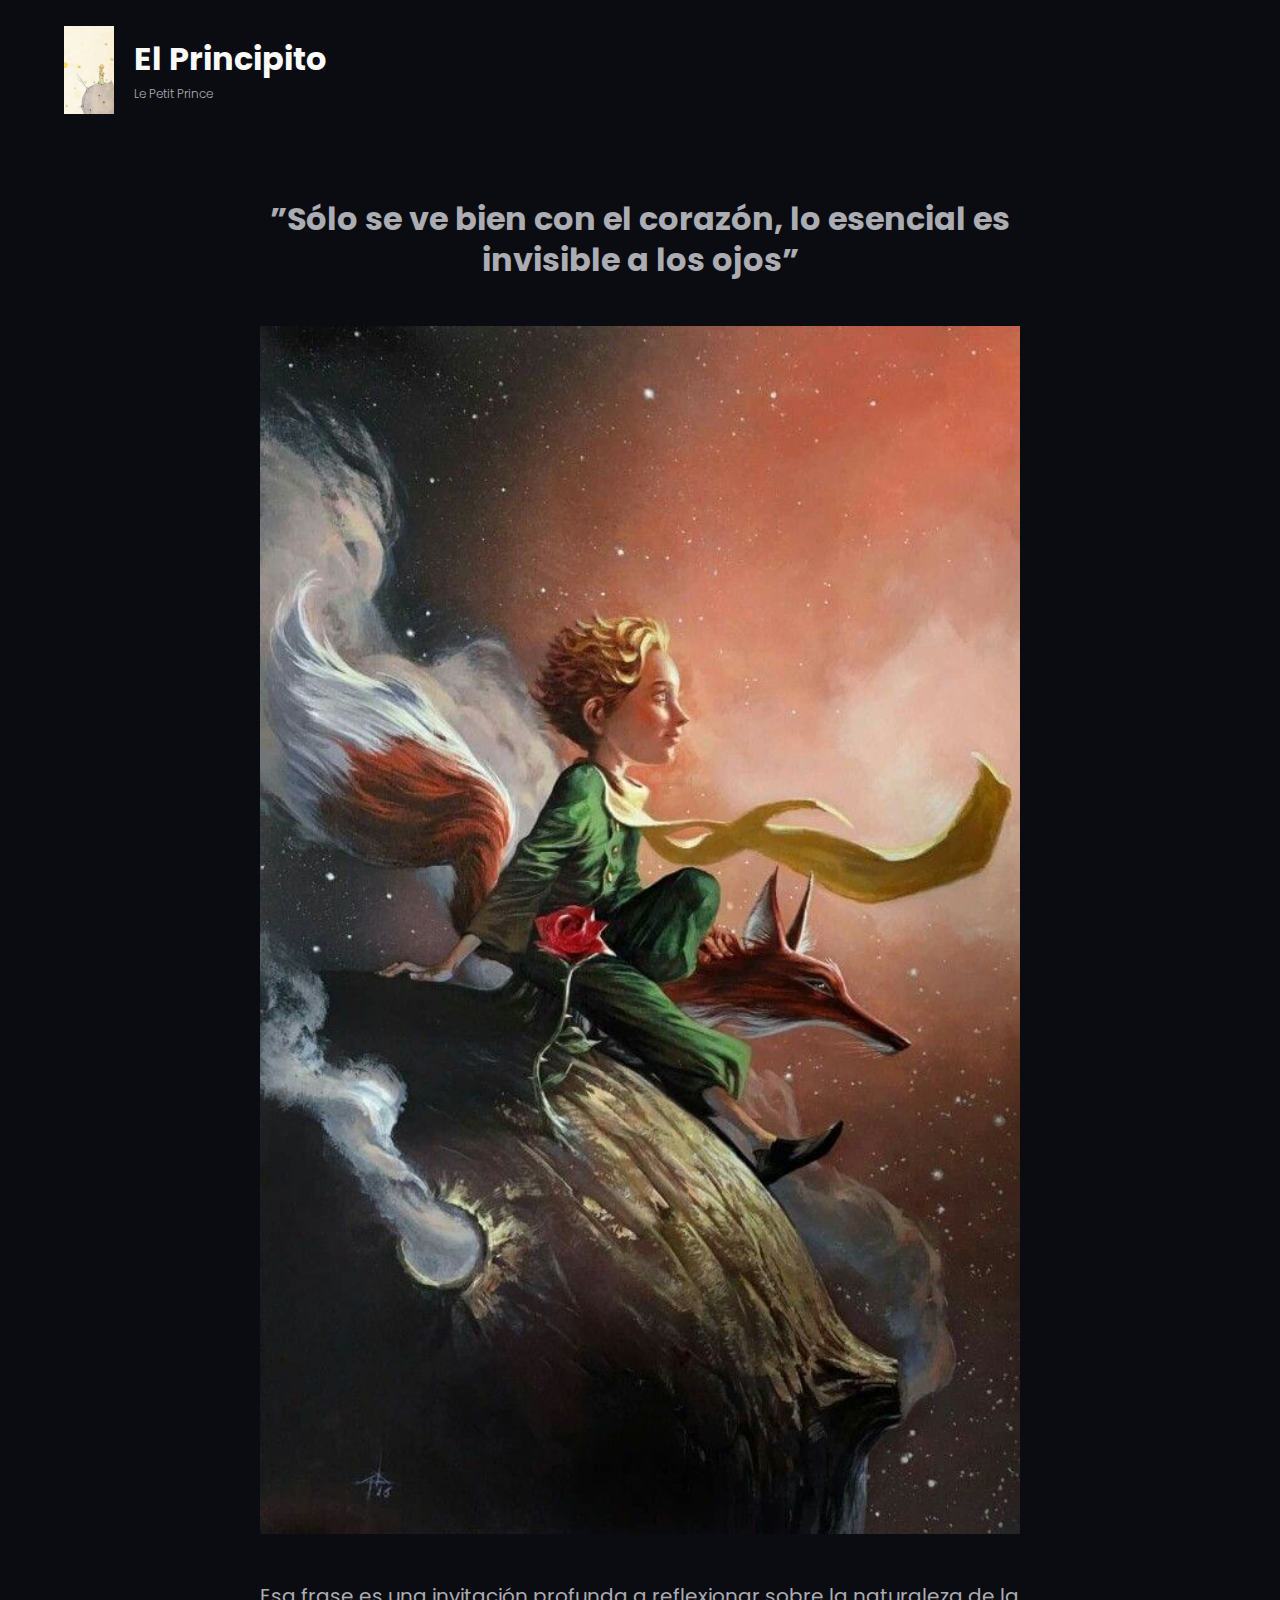
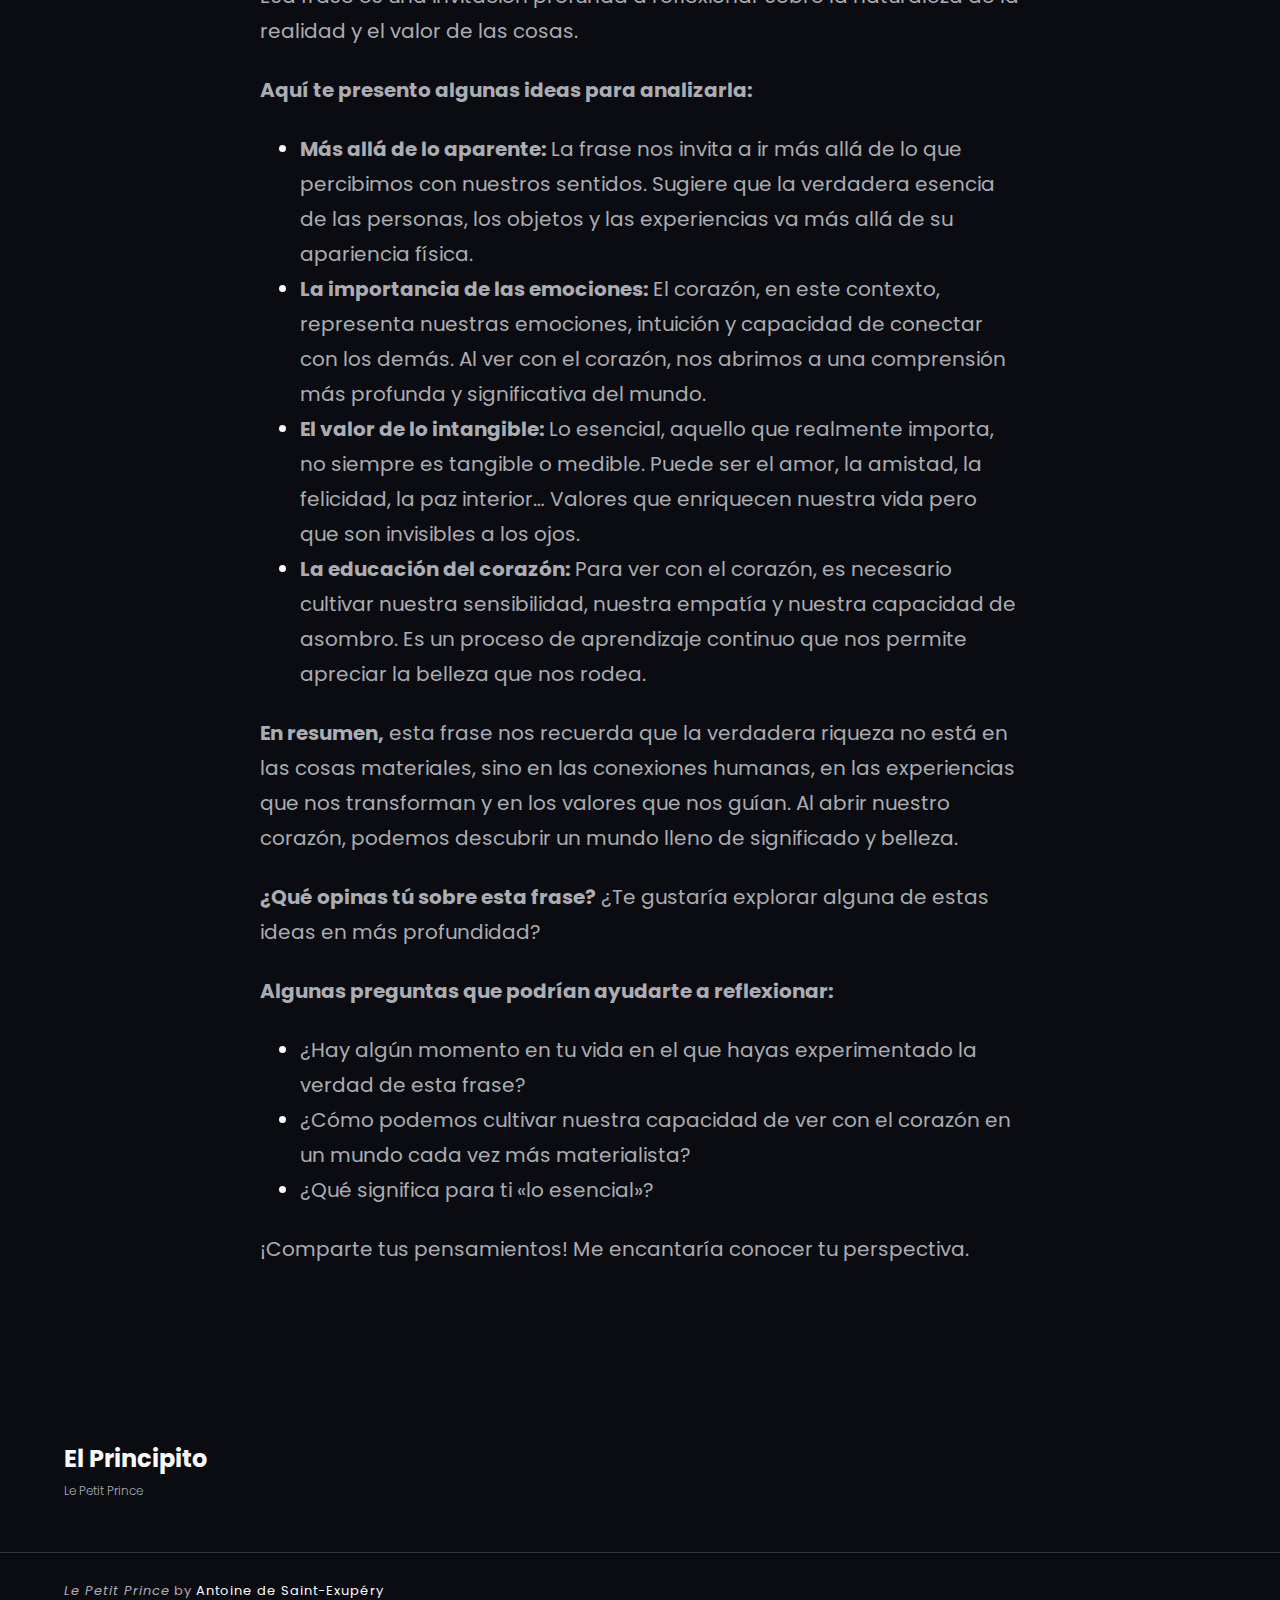
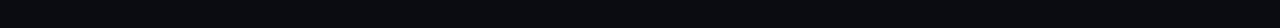
<file: solo-se-ve-bien-con-el-corazon-lo-esencial-es-invisible-a-los-ojos/index.html>
<!DOCTYPE html>
<html lang="es">
<head>
	<meta charset="UTF-8">
	<meta name="viewport" content="width=device-width, initial-scale=1">
<meta name="robots" content="max-image-preview:large">
<title>”Sólo se ve bien con el corazón, lo esencial es invisible a los ojos” &#8211; El Principito</title>
<link rel="dns-prefetch" href="https://galgorium.github.io/ElPrincipito">
<link rel="alternate" type="application/rss+xml" title="El Principito &raquo; Feed" href="https://galgorium.github.io/ElPrincipito/feed/">
<link rel="alternate" type="application/rss+xml" title="El Principito &raquo; Feed de los comentarios" href="https://galgorium.github.io/ElPrincipito/comments/feed/">
<link rel="alternate" type="application/rss+xml" title="El Principito &raquo; Comentario ”Sólo se ve bien con el corazón, lo esencial es invisible a los ojos” del feed" href="https://galgorium.github.io/ElPrincipito/solo-se-ve-bien-con-el-corazon-lo-esencial-es-invisible-a-los-ojos/feed/">
<script>
window._wpemojiSettings = {"baseUrl":"https:\/\/s.w.org\/images\/core\/emoji\/15.0.3\/72x72\/","ext":".png","svgUrl":"https:\/\/s.w.org\/images\/core\/emoji\/15.0.3\/svg\/","svgExt":".svg","source":{"concatemoji":"https:\/\/galgorium.github.io\/ElPrincipito\/wp-includes\/js\/wp-emoji-release.min.js?ver=6.6.2"}};
/*! This file is auto-generated */
!function(i,n){var o,s,e;function c(e){try{var t={supportTests:e,timestamp:(new Date).valueOf()};sessionStorage.setItem(o,JSON.stringify(t))}catch(e){}}function p(e,t,n){e.clearRect(0,0,e.canvas.width,e.canvas.height),e.fillText(t,0,0);var t=new Uint32Array(e.getImageData(0,0,e.canvas.width,e.canvas.height).data),r=(e.clearRect(0,0,e.canvas.width,e.canvas.height),e.fillText(n,0,0),new Uint32Array(e.getImageData(0,0,e.canvas.width,e.canvas.height).data));return t.every(function(e,t){return e===r[t]})}function u(e,t,n){switch(t){case"flag":return n(e,"🏳️‍⚧️","🏳️​⚧️")?!1:!n(e,"🇺🇳","🇺​🇳")&&!n(e,"🏴󠁧󠁢󠁥󠁮󠁧󠁿","🏴​󠁧​󠁢​󠁥​󠁮​󠁧​󠁿");case"emoji":return!n(e,"🐦‍⬛","🐦​⬛")}return!1}function f(e,t,n){var r="undefined"!=typeof WorkerGlobalScope&&self instanceof WorkerGlobalScope?new OffscreenCanvas(300,150):i.createElement("canvas"),a=r.getContext("2d",{willReadFrequently:!0}),o=(a.textBaseline="top",a.font="600 32px Arial",{});return e.forEach(function(e){o[e]=t(a,e,n)}),o}function t(e){var t=i.createElement("script");t.src=e,t.defer=!0,i.head.appendChild(t)}"undefined"!=typeof Promise&&(o="wpEmojiSettingsSupports",s=["flag","emoji"],n.supports={everything:!0,everythingExceptFlag:!0},e=new Promise(function(e){i.addEventListener("DOMContentLoaded",e,{once:!0})}),new Promise(function(t){var n=function(){try{var e=JSON.parse(sessionStorage.getItem(o));if("object"==typeof e&&"number"==typeof e.timestamp&&(new Date).valueOf()<e.timestamp+604800&&"object"==typeof e.supportTests)return e.supportTests}catch(e){}return null}();if(!n){if("undefined"!=typeof Worker&&"undefined"!=typeof OffscreenCanvas&&"undefined"!=typeof URL&&URL.createObjectURL&&"undefined"!=typeof Blob)try{var e="postMessage("+f.toString()+"("+[JSON.stringify(s),u.toString(),p.toString()].join(",")+"));",r=new Blob([e],{type:"text/javascript"}),a=new Worker(URL.createObjectURL(r),{name:"wpTestEmojiSupports"});return void(a.onmessage=function(e){c(n=e.data),a.terminate(),t(n)})}catch(e){}c(n=f(s,u,p))}t(n)}).then(function(e){for(var t in e)n.supports[t]=e[t],n.supports.everything=n.supports.everything&&n.supports[t],"flag"!==t&&(n.supports.everythingExceptFlag=n.supports.everythingExceptFlag&&n.supports[t]);n.supports.everythingExceptFlag=n.supports.everythingExceptFlag&&!n.supports.flag,n.DOMReady=!1,n.readyCallback=function(){n.DOMReady=!0}}).then(function(){return e}).then(function(){var e;n.supports.everything||(n.readyCallback(),(e=n.source||{}).concatemoji?t(e.concatemoji):e.wpemoji&&e.twemoji&&(t(e.twemoji),t(e.wpemoji)))}))}((window,document),window._wpemojiSettings);
</script>
<style id="wp-block-site-logo-inline-css">.wp-block-site-logo{box-sizing:border-box;line-height:0}.wp-block-site-logo a{display:inline-block;line-height:0}.wp-block-site-logo.is-default-size img{height:auto;width:120px}.wp-block-site-logo img{height:auto;max-width:100%}.wp-block-site-logo a,.wp-block-site-logo img{border-radius:inherit}.wp-block-site-logo.aligncenter{margin-left:auto;margin-right:auto;text-align:center}:root :where(.wp-block-site-logo.is-style-rounded){border-radius:9999px}</style>
<style id="wp-block-site-title-inline-css">:root :where(.wp-block-site-title a){color:inherit}</style>
<style id="wp-block-group-inline-css">.wp-block-group{box-sizing:border-box}:where(.wp-block-group.wp-block-group-is-layout-constrained){position:relative}</style>
<style id="wp-block-group-theme-inline-css">:where(.wp-block-group.has-background){padding:1.25em 2.375em}</style>
<style id="wp-block-template-part-theme-inline-css">:root :where(.wp-block-template-part.has-background){margin-bottom:0;margin-top:0;padding:1.25em 2.375em}</style>
<style id="wp-block-post-title-inline-css">.wp-block-post-title{box-sizing:border-box;word-break:break-word}.wp-block-post-title a{display:inline-block}</style>
<style id="wp-block-post-featured-image-inline-css">.wp-block-post-featured-image{margin-left:0;margin-right:0}.wp-block-post-featured-image a{display:block;height:100%}.wp-block-post-featured-image :where(img){box-sizing:border-box;height:auto;max-width:100%;vertical-align:bottom;width:100%}.wp-block-post-featured-image.alignfull img,.wp-block-post-featured-image.alignwide img{width:100%}.wp-block-post-featured-image .wp-block-post-featured-image__overlay.has-background-dim{background-color:#000;inset:0;position:absolute}.wp-block-post-featured-image{position:relative}.wp-block-post-featured-image .wp-block-post-featured-image__overlay.has-background-gradient{background-color:initial}.wp-block-post-featured-image .wp-block-post-featured-image__overlay.has-background-dim-0{opacity:0}.wp-block-post-featured-image .wp-block-post-featured-image__overlay.has-background-dim-10{opacity:.1}.wp-block-post-featured-image .wp-block-post-featured-image__overlay.has-background-dim-20{opacity:.2}.wp-block-post-featured-image .wp-block-post-featured-image__overlay.has-background-dim-30{opacity:.3}.wp-block-post-featured-image .wp-block-post-featured-image__overlay.has-background-dim-40{opacity:.4}.wp-block-post-featured-image .wp-block-post-featured-image__overlay.has-background-dim-50{opacity:.5}.wp-block-post-featured-image .wp-block-post-featured-image__overlay.has-background-dim-60{opacity:.6}.wp-block-post-featured-image .wp-block-post-featured-image__overlay.has-background-dim-70{opacity:.7}.wp-block-post-featured-image .wp-block-post-featured-image__overlay.has-background-dim-80{opacity:.8}.wp-block-post-featured-image .wp-block-post-featured-image__overlay.has-background-dim-90{opacity:.9}.wp-block-post-featured-image .wp-block-post-featured-image__overlay.has-background-dim-100{opacity:1}.wp-block-post-featured-image:where(.alignleft,.alignright){width:100%}</style>
<style id="wp-block-paragraph-inline-css">.is-small-text{font-size:.875em}.is-regular-text{font-size:1em}.is-large-text{font-size:2.25em}.is-larger-text{font-size:3em}.has-drop-cap:not(:focus):first-letter{float:left;font-size:8.4em;font-style:normal;font-weight:100;line-height:.68;margin:.05em .1em 0 0;text-transform:uppercase}body.rtl .has-drop-cap:not(:focus):first-letter{float:none;margin-left:.1em}p.has-drop-cap.has-background{overflow:hidden}:root :where(p.has-background){padding:1.25em 2.375em}:where(p.has-text-color:not(.has-link-color)) a{color:inherit}p.has-text-align-left[style*="writing-mode:vertical-lr"],p.has-text-align-right[style*="writing-mode:vertical-rl"]{rotate:180deg}</style>
<style id="wp-block-list-inline-css">ol,ul{box-sizing:border-box}:root :where(ul.has-background,ol.has-background){padding:1.25em 2.375em}</style>
<style id="wp-block-spacer-inline-css">.wp-block-spacer{clear:both}</style>
<style id="wp-block-columns-inline-css">.wp-block-columns{align-items:normal!important;box-sizing:border-box;display:flex;flex-wrap:wrap!important}@media (min-width:782px){.wp-block-columns{flex-wrap:nowrap!important}}.wp-block-columns.are-vertically-aligned-top{align-items:flex-start}.wp-block-columns.are-vertically-aligned-center{align-items:center}.wp-block-columns.are-vertically-aligned-bottom{align-items:flex-end}@media (max-width:781px){.wp-block-columns:not(.is-not-stacked-on-mobile)>.wp-block-column{flex-basis:100%!important}}@media (min-width:782px){.wp-block-columns:not(.is-not-stacked-on-mobile)>.wp-block-column{flex-basis:0;flex-grow:1}.wp-block-columns:not(.is-not-stacked-on-mobile)>.wp-block-column[style*=flex-basis]{flex-grow:0}}.wp-block-columns.is-not-stacked-on-mobile{flex-wrap:nowrap!important}.wp-block-columns.is-not-stacked-on-mobile>.wp-block-column{flex-basis:0;flex-grow:1}.wp-block-columns.is-not-stacked-on-mobile>.wp-block-column[style*=flex-basis]{flex-grow:0}:where(.wp-block-columns){margin-bottom:1.75em}:where(.wp-block-columns.has-background){padding:1.25em 2.375em}.wp-block-column{flex-grow:1;min-width:0;overflow-wrap:break-word;word-break:break-word}.wp-block-column.is-vertically-aligned-top{align-self:flex-start}.wp-block-column.is-vertically-aligned-center{align-self:center}.wp-block-column.is-vertically-aligned-bottom{align-self:flex-end}.wp-block-column.is-vertically-aligned-stretch{align-self:stretch}.wp-block-column.is-vertically-aligned-bottom,.wp-block-column.is-vertically-aligned-center,.wp-block-column.is-vertically-aligned-top{width:100%}</style>
<style id="wp-emoji-styles-inline-css">img.wp-smiley, img.emoji {
		display: inline !important;
		border: none !important;
		box-shadow: none !important;
		height: 1em !important;
		width: 1em !important;
		margin: 0 0.07em !important;
		vertical-align: -0.1em !important;
		background: none !important;
		padding: 0 !important;
	}</style>
<style id="wp-block-library-inline-css">:root{--wp-admin-theme-color:#007cba;--wp-admin-theme-color--rgb:0,124,186;--wp-admin-theme-color-darker-10:#006ba1;--wp-admin-theme-color-darker-10--rgb:0,107,161;--wp-admin-theme-color-darker-20:#005a87;--wp-admin-theme-color-darker-20--rgb:0,90,135;--wp-admin-border-width-focus:2px;--wp-block-synced-color:#7a00df;--wp-block-synced-color--rgb:122,0,223;--wp-bound-block-color:var(--wp-block-synced-color)}@media (min-resolution:192dpi){:root{--wp-admin-border-width-focus:1.5px}}.wp-element-button{cursor:pointer}:root{--wp--preset--font-size--normal:16px;--wp--preset--font-size--huge:42px}:root .has-very-light-gray-background-color{background-color:#eee}:root .has-very-dark-gray-background-color{background-color:#313131}:root .has-very-light-gray-color{color:#eee}:root .has-very-dark-gray-color{color:#313131}:root .has-vivid-green-cyan-to-vivid-cyan-blue-gradient-background{background:linear-gradient(135deg,#00d084,#0693e3)}:root .has-purple-crush-gradient-background{background:linear-gradient(135deg,#34e2e4,#4721fb 50%,#ab1dfe)}:root .has-hazy-dawn-gradient-background{background:linear-gradient(135deg,#faaca8,#dad0ec)}:root .has-subdued-olive-gradient-background{background:linear-gradient(135deg,#fafae1,#67a671)}:root .has-atomic-cream-gradient-background{background:linear-gradient(135deg,#fdd79a,#004a59)}:root .has-nightshade-gradient-background{background:linear-gradient(135deg,#330968,#31cdcf)}:root .has-midnight-gradient-background{background:linear-gradient(135deg,#020381,#2874fc)}.has-regular-font-size{font-size:1em}.has-larger-font-size{font-size:2.625em}.has-normal-font-size{font-size:var(--wp--preset--font-size--normal)}.has-huge-font-size{font-size:var(--wp--preset--font-size--huge)}.has-text-align-center{text-align:center}.has-text-align-left{text-align:left}.has-text-align-right{text-align:right}#end-resizable-editor-section{display:none}.aligncenter{clear:both}.items-justified-left{justify-content:flex-start}.items-justified-center{justify-content:center}.items-justified-right{justify-content:flex-end}.items-justified-space-between{justify-content:space-between}.screen-reader-text{border:0;clip:rect(1px,1px,1px,1px);clip-path:inset(50%);height:1px;margin:-1px;overflow:hidden;padding:0;position:absolute;width:1px;word-wrap:normal!important}.screen-reader-text:focus{background-color:#ddd;clip:auto!important;clip-path:none;color:#444;display:block;font-size:1em;height:auto;left:5px;line-height:normal;padding:15px 23px 14px;text-decoration:none;top:5px;width:auto;z-index:100000}html :where(.has-border-color){border-style:solid}html :where([style*=border-top-color]){border-top-style:solid}html :where([style*=border-right-color]){border-right-style:solid}html :where([style*=border-bottom-color]){border-bottom-style:solid}html :where([style*=border-left-color]){border-left-style:solid}html :where([style*=border-width]){border-style:solid}html :where([style*=border-top-width]){border-top-style:solid}html :where([style*=border-right-width]){border-right-style:solid}html :where([style*=border-bottom-width]){border-bottom-style:solid}html :where([style*=border-left-width]){border-left-style:solid}html :where(img[class*=wp-image-]){height:auto;max-width:100%}:where(figure){margin:0 0 1em}html :where(.is-position-sticky){--wp-admin--admin-bar--position-offset:var(--wp-admin--admin-bar--height,0px)}@media screen and (max-width:600px){html :where(.is-position-sticky){--wp-admin--admin-bar--position-offset:0px}}</style>
<style id="global-styles-inline-css">:root{--wp--preset--aspect-ratio--square: 1;--wp--preset--aspect-ratio--4-3: 4/3;--wp--preset--aspect-ratio--3-4: 3/4;--wp--preset--aspect-ratio--3-2: 3/2;--wp--preset--aspect-ratio--2-3: 2/3;--wp--preset--aspect-ratio--16-9: 16/9;--wp--preset--aspect-ratio--9-16: 9/16;--wp--preset--color--black: #000000;--wp--preset--color--cyan-bluish-gray: #abb8c3;--wp--preset--color--white: #ffffff;--wp--preset--color--pale-pink: #f78da7;--wp--preset--color--vivid-red: #cf2e2e;--wp--preset--color--luminous-vivid-orange: #ff6900;--wp--preset--color--luminous-vivid-amber: #fcb900;--wp--preset--color--light-green-cyan: #7bdcb5;--wp--preset--color--vivid-green-cyan: #00d084;--wp--preset--color--pale-cyan-blue: #8ed1fc;--wp--preset--color--vivid-cyan-blue: #0693e3;--wp--preset--color--vivid-purple: #9b51e0;--wp--preset--color--background: #0A0C11;--wp--preset--color--foreground: #ffffff;--wp--preset--color--primary: #2292b1;--wp--preset--color--secondary: #222222;--wp--preset--color--tertiary: #0a0a0a;--wp--preset--color--text-link: #fafafa;--wp--preset--color--body-text: #abadb3;--wp--preset--color--meta: #666666;--wp--preset--color--border-color: #323438;--wp--preset--color--color-light: #fbfbfb;--wp--preset--color--color-dark: #000000;--wp--preset--color--footer-text: #999999;--wp--preset--color--footer-border-dark: #313131;--wp--preset--color--gray: #cccccc;--wp--preset--color--patrick-blue: #1b3385;--wp--preset--color--blue-green: #25c5c9;--wp--preset--gradient--vivid-cyan-blue-to-vivid-purple: linear-gradient(135deg,rgba(6,147,227,1) 0%,rgb(155,81,224) 100%);--wp--preset--gradient--light-green-cyan-to-vivid-green-cyan: linear-gradient(135deg,rgb(122,220,180) 0%,rgb(0,208,130) 100%);--wp--preset--gradient--luminous-vivid-amber-to-luminous-vivid-orange: linear-gradient(135deg,rgba(252,185,0,1) 0%,rgba(255,105,0,1) 100%);--wp--preset--gradient--luminous-vivid-orange-to-vivid-red: linear-gradient(135deg,rgba(255,105,0,1) 0%,rgb(207,46,46) 100%);--wp--preset--gradient--very-light-gray-to-cyan-bluish-gray: linear-gradient(135deg,rgb(238,238,238) 0%,rgb(169,184,195) 100%);--wp--preset--gradient--cool-to-warm-spectrum: linear-gradient(135deg,rgb(74,234,220) 0%,rgb(151,120,209) 20%,rgb(207,42,186) 40%,rgb(238,44,130) 60%,rgb(251,105,98) 80%,rgb(254,248,76) 100%);--wp--preset--gradient--blush-light-purple: linear-gradient(135deg,rgb(255,206,236) 0%,rgb(152,150,240) 100%);--wp--preset--gradient--blush-bordeaux: linear-gradient(135deg,rgb(254,205,165) 0%,rgb(254,45,45) 50%,rgb(107,0,62) 100%);--wp--preset--gradient--luminous-dusk: linear-gradient(135deg,rgb(255,203,112) 0%,rgb(199,81,192) 50%,rgb(65,88,208) 100%);--wp--preset--gradient--pale-ocean: linear-gradient(135deg,rgb(255,245,203) 0%,rgb(182,227,212) 50%,rgb(51,167,181) 100%);--wp--preset--gradient--electric-grass: linear-gradient(135deg,rgb(202,248,128) 0%,rgb(113,206,126) 100%);--wp--preset--gradient--midnight: linear-gradient(135deg,rgb(2,3,129) 0%,rgb(40,116,252) 100%);--wp--preset--gradient--horizontal-patrick-blue-to-blue-green: linear-gradient(to right,var(--wp--preset--color--patrick-blue) 0%,var(--wp--preset--color--blue-green) 100%);--wp--preset--font-size--small: 15px;--wp--preset--font-size--medium: 16px;--wp--preset--font-size--large: clamp(24px,4.2vw,32px);--wp--preset--font-size--x-large: 42px;--wp--preset--font-size--tiny: 13px;--wp--preset--font-size--extra-small: 14px;--wp--preset--font-size--upper-heading: 18px;--wp--preset--font-size--normal: clamp(18px,1.6vw,20px);--wp--preset--font-size--content-heading: clamp(22px,3vw,24px);--wp--preset--font-size--extra-large: clamp(28px,6vw,36px);--wp--preset--font-size--product-heading: clamp(32px,4.8vw,42px);--wp--preset--font-size--huge: clamp(42px,5.2vw,80px);--wp--preset--font-size--colossal: clamp(46px,5.2vw,110px);--wp--preset--font-family--poppins: "Poppins", serif;--wp--preset--spacing--20: 0.44rem;--wp--preset--spacing--30: 0.67rem;--wp--preset--spacing--40: 1rem;--wp--preset--spacing--50: 1.5rem;--wp--preset--spacing--60: 2.25rem;--wp--preset--spacing--70: 3.38rem;--wp--preset--spacing--80: 5.06rem;--wp--preset--shadow--natural: 6px 6px 9px rgba(0, 0, 0, 0.2);--wp--preset--shadow--deep: 12px 12px 50px rgba(0, 0, 0, 0.4);--wp--preset--shadow--sharp: 6px 6px 0px rgba(0, 0, 0, 0.2);--wp--preset--shadow--outlined: 6px 6px 0px -3px rgba(255, 255, 255, 1), 6px 6px rgba(0, 0, 0, 1);--wp--preset--shadow--crisp: 6px 6px 0px rgba(0, 0, 0, 1);--wp--custom--spacing--tiny: clamp(21px, 2vw, 28px);--wp--custom--spacing--extra-small: clamp(28px, 3.5vw, 35px);--wp--custom--spacing--wp-comment-horizontal: clamp(30px, 3.7vw, 70px);--wp--custom--spacing--wp-comment-vertical: clamp(30px, 3.5vw, 49px);--wp--custom--spacing--wp-block-sidebar: clamp(7px,3.5vw,60px);--wp--custom--spacing--wp-block-sidebar-widget: clamp(35px, 3.5vw, 49px);--wp--custom--spacing--wp-block-page-numbers: clamp(49px, 3.3vw, 63px);--wp--custom--spacing--wp-footer-vertical: clamp(30px, 4vw, 70px);--wp--custom--spacing--normal: clamp(30px, 3.5vw, 40px);--wp--custom--spacing--small: max(1.75rem, 5vw);--wp--custom--spacing--medium: clamp(2rem, 8vw, calc(4 * var(--wp--style--block-gap)));--wp--custom--spacing--large: clamp(3.5rem, 10vw, 5.0625rem);--wp--custom--spacing--outer: var(--wp--custom--spacing--small, 1.25rem);--wp--custom--spacing--section-block-top: clamp(42px, 7.5vw, 140px);--wp--custom--spacing--section-block-bottom: clamp(12px, 5.5vw, 70px);--wp--custom--spacing--section-pricing-content: clamp(21px, 5.5vw, 42px);--wp--custom--spacing--main-block-gap: clamp(42px, 4.5vw, 70px);--wp--custom--spacing--testimonial-inner-gap: clamp(35px, 3.5vw, 42px);--wp--custom--spacing--group-heading-bottom-gap: clamp(35px, 3.5vw, 56px);--wp--custom--typography--font-size--heading-one: clamp(36px,3.5vw,58px);--wp--custom--typography--font-size--heading-two: clamp(32px,2.6vw,49px);--wp--custom--typography--font-size--heading-three: clamp(28px,1.9vw,36px);--wp--custom--typography--font-size--heading-four: clamp(24px,2vw,28px);--wp--custom--typography--font-size--heading-five: clamp(22px,1.3vw,24px);--wp--custom--typography--font-size--heading-six: 18px;--wp--custom--typography--font-size--huge-post-title: clamp(38px,4vw,70px);--wp--custom--typography--line-height--heading-one: 1.38;--wp--custom--typography--line-height--heading-two: 1.43;--wp--custom--typography--line-height--heading-three: 1.31;--wp--custom--typography--line-height--heading-four: 1.5;--wp--custom--typography--line-height--heading-five: 1.458333333333333;--wp--custom--typography--line-height--heading-six: 1.56;--wp--custom--typography--line-height--paragraph: 1.75;--wp--custom--typography--line-height--post-title: 1.38;--wp--custom--typography--line-height--extra-small: 21px;--wp--custom--typography--line-height--small: 28px;--wp--custom--typography--line-height--normal: normal;--wp--custom--typography--font-weight--light: 300;--wp--custom--typography--font-weight--regular: 400;--wp--custom--typography--font-weight--medium: 500;--wp--custom--typography--font-weight--bold: 700;--wp--custom--typography--font-weight--black: 900;}:root { --wp--style--global--content-size: 760px;--wp--style--global--wide-size: 1400px; }:where(body) { margin: 0; }.wp-site-blocks > .alignleft { float: left; margin-right: 2em; }.wp-site-blocks > .alignright { float: right; margin-left: 2em; }.wp-site-blocks > .aligncenter { justify-content: center; margin-left: auto; margin-right: auto; }:where(.wp-site-blocks) > * { margin-block-start: 1.5rem; margin-block-end: 0; }:where(.wp-site-blocks) > :first-child { margin-block-start: 0; }:where(.wp-site-blocks) > :last-child { margin-block-end: 0; }:root { --wp--style--block-gap: 1.5rem; }:root :where(.is-layout-flow) > :first-child{margin-block-start: 0;}:root :where(.is-layout-flow) > :last-child{margin-block-end: 0;}:root :where(.is-layout-flow) > *{margin-block-start: 1.5rem;margin-block-end: 0;}:root :where(.is-layout-constrained) > :first-child{margin-block-start: 0;}:root :where(.is-layout-constrained) > :last-child{margin-block-end: 0;}:root :where(.is-layout-constrained) > *{margin-block-start: 1.5rem;margin-block-end: 0;}:root :where(.is-layout-flex){gap: 1.5rem;}:root :where(.is-layout-grid){gap: 1.5rem;}.is-layout-flow > .alignleft{float: left;margin-inline-start: 0;margin-inline-end: 2em;}.is-layout-flow > .alignright{float: right;margin-inline-start: 2em;margin-inline-end: 0;}.is-layout-flow > .aligncenter{margin-left: auto !important;margin-right: auto !important;}.is-layout-constrained > .alignleft{float: left;margin-inline-start: 0;margin-inline-end: 2em;}.is-layout-constrained > .alignright{float: right;margin-inline-start: 2em;margin-inline-end: 0;}.is-layout-constrained > .aligncenter{margin-left: auto !important;margin-right: auto !important;}.is-layout-constrained > :where(:not(.alignleft):not(.alignright):not(.alignfull)){max-width: var(--wp--style--global--content-size);margin-left: auto !important;margin-right: auto !important;}.is-layout-constrained > .alignwide{max-width: var(--wp--style--global--wide-size);}body .is-layout-flex{display: flex;}.is-layout-flex{flex-wrap: wrap;align-items: center;}.is-layout-flex > :is(*, div){margin: 0;}body .is-layout-grid{display: grid;}.is-layout-grid > :is(*, div){margin: 0;}body{background-color: var(--wp--preset--color--background);color: var(--wp--preset--color--body-text);font-family: var(--wp--preset--font-family--poppins);font-size: var(--wp--preset--font-size--normal);font-weight: 400;line-height: var(--wp--custom--typography--line-height--paragraph);padding-top: 0px;padding-right: 0px;padding-bottom: 0px;padding-left: 0px;}a:where(:not(.wp-element-button)){color: var(--wp--preset--color--text-link);text-decoration: underline;}h1{font-size: var(--wp--custom--typography--font-size--heading-one);line-height: var(--wp--custom--typography--line-height--heading-one);}h2{font-size: var(--wp--custom--typography--font-size--heading-two);line-height: var(--wp--custom--typography--line-height--heading-two);}h3{font-size: var(--wp--custom--typography--font-size--heading-three);line-height: var(--wp--custom--typography--line-height--heading-three);}h4{font-size: var(--wp--custom--typography--font-size--heading-four);line-height: var(--wp--custom--typography--line-height--heading-four);}h5{font-size: var(--wp--custom--typography--font-size--heading-five);line-height: var(--wp--custom--typography--line-height--heading-five);}h6{font-size: var(--wp--custom--typography--font-size--heading-six);line-height: var(--wp--custom--typography--line-height--heading-six);}:root :where(.wp-element-button, .wp-block-button__link){background-color: #32373c;border-width: 0;color: #fff;font-family: inherit;font-size: inherit;line-height: inherit;padding: calc(0.667em + 2px) calc(1.333em + 2px);text-decoration: none;}.has-black-color{color: var(--wp--preset--color--black) !important;}.has-cyan-bluish-gray-color{color: var(--wp--preset--color--cyan-bluish-gray) !important;}.has-white-color{color: var(--wp--preset--color--white) !important;}.has-pale-pink-color{color: var(--wp--preset--color--pale-pink) !important;}.has-vivid-red-color{color: var(--wp--preset--color--vivid-red) !important;}.has-luminous-vivid-orange-color{color: var(--wp--preset--color--luminous-vivid-orange) !important;}.has-luminous-vivid-amber-color{color: var(--wp--preset--color--luminous-vivid-amber) !important;}.has-light-green-cyan-color{color: var(--wp--preset--color--light-green-cyan) !important;}.has-vivid-green-cyan-color{color: var(--wp--preset--color--vivid-green-cyan) !important;}.has-pale-cyan-blue-color{color: var(--wp--preset--color--pale-cyan-blue) !important;}.has-vivid-cyan-blue-color{color: var(--wp--preset--color--vivid-cyan-blue) !important;}.has-vivid-purple-color{color: var(--wp--preset--color--vivid-purple) !important;}.has-background-color{color: var(--wp--preset--color--background) !important;}.has-foreground-color{color: var(--wp--preset--color--foreground) !important;}.has-primary-color{color: var(--wp--preset--color--primary) !important;}.has-secondary-color{color: var(--wp--preset--color--secondary) !important;}.has-tertiary-color{color: var(--wp--preset--color--tertiary) !important;}.has-text-link-color{color: var(--wp--preset--color--text-link) !important;}.has-body-text-color{color: var(--wp--preset--color--body-text) !important;}.has-meta-color{color: var(--wp--preset--color--meta) !important;}.has-border-color-color{color: var(--wp--preset--color--border-color) !important;}.has-color-light-color{color: var(--wp--preset--color--color-light) !important;}.has-color-dark-color{color: var(--wp--preset--color--color-dark) !important;}.has-footer-text-color{color: var(--wp--preset--color--footer-text) !important;}.has-footer-border-dark-color{color: var(--wp--preset--color--footer-border-dark) !important;}.has-gray-color{color: var(--wp--preset--color--gray) !important;}.has-patrick-blue-color{color: var(--wp--preset--color--patrick-blue) !important;}.has-blue-green-color{color: var(--wp--preset--color--blue-green) !important;}.has-black-background-color{background-color: var(--wp--preset--color--black) !important;}.has-cyan-bluish-gray-background-color{background-color: var(--wp--preset--color--cyan-bluish-gray) !important;}.has-white-background-color{background-color: var(--wp--preset--color--white) !important;}.has-pale-pink-background-color{background-color: var(--wp--preset--color--pale-pink) !important;}.has-vivid-red-background-color{background-color: var(--wp--preset--color--vivid-red) !important;}.has-luminous-vivid-orange-background-color{background-color: var(--wp--preset--color--luminous-vivid-orange) !important;}.has-luminous-vivid-amber-background-color{background-color: var(--wp--preset--color--luminous-vivid-amber) !important;}.has-light-green-cyan-background-color{background-color: var(--wp--preset--color--light-green-cyan) !important;}.has-vivid-green-cyan-background-color{background-color: var(--wp--preset--color--vivid-green-cyan) !important;}.has-pale-cyan-blue-background-color{background-color: var(--wp--preset--color--pale-cyan-blue) !important;}.has-vivid-cyan-blue-background-color{background-color: var(--wp--preset--color--vivid-cyan-blue) !important;}.has-vivid-purple-background-color{background-color: var(--wp--preset--color--vivid-purple) !important;}.has-background-background-color{background-color: var(--wp--preset--color--background) !important;}.has-foreground-background-color{background-color: var(--wp--preset--color--foreground) !important;}.has-primary-background-color{background-color: var(--wp--preset--color--primary) !important;}.has-secondary-background-color{background-color: var(--wp--preset--color--secondary) !important;}.has-tertiary-background-color{background-color: var(--wp--preset--color--tertiary) !important;}.has-text-link-background-color{background-color: var(--wp--preset--color--text-link) !important;}.has-body-text-background-color{background-color: var(--wp--preset--color--body-text) !important;}.has-meta-background-color{background-color: var(--wp--preset--color--meta) !important;}.has-border-color-background-color{background-color: var(--wp--preset--color--border-color) !important;}.has-color-light-background-color{background-color: var(--wp--preset--color--color-light) !important;}.has-color-dark-background-color{background-color: var(--wp--preset--color--color-dark) !important;}.has-footer-text-background-color{background-color: var(--wp--preset--color--footer-text) !important;}.has-footer-border-dark-background-color{background-color: var(--wp--preset--color--footer-border-dark) !important;}.has-gray-background-color{background-color: var(--wp--preset--color--gray) !important;}.has-patrick-blue-background-color{background-color: var(--wp--preset--color--patrick-blue) !important;}.has-blue-green-background-color{background-color: var(--wp--preset--color--blue-green) !important;}.has-black-border-color{border-color: var(--wp--preset--color--black) !important;}.has-cyan-bluish-gray-border-color{border-color: var(--wp--preset--color--cyan-bluish-gray) !important;}.has-white-border-color{border-color: var(--wp--preset--color--white) !important;}.has-pale-pink-border-color{border-color: var(--wp--preset--color--pale-pink) !important;}.has-vivid-red-border-color{border-color: var(--wp--preset--color--vivid-red) !important;}.has-luminous-vivid-orange-border-color{border-color: var(--wp--preset--color--luminous-vivid-orange) !important;}.has-luminous-vivid-amber-border-color{border-color: var(--wp--preset--color--luminous-vivid-amber) !important;}.has-light-green-cyan-border-color{border-color: var(--wp--preset--color--light-green-cyan) !important;}.has-vivid-green-cyan-border-color{border-color: var(--wp--preset--color--vivid-green-cyan) !important;}.has-pale-cyan-blue-border-color{border-color: var(--wp--preset--color--pale-cyan-blue) !important;}.has-vivid-cyan-blue-border-color{border-color: var(--wp--preset--color--vivid-cyan-blue) !important;}.has-vivid-purple-border-color{border-color: var(--wp--preset--color--vivid-purple) !important;}.has-background-border-color{border-color: var(--wp--preset--color--background) !important;}.has-foreground-border-color{border-color: var(--wp--preset--color--foreground) !important;}.has-primary-border-color{border-color: var(--wp--preset--color--primary) !important;}.has-secondary-border-color{border-color: var(--wp--preset--color--secondary) !important;}.has-tertiary-border-color{border-color: var(--wp--preset--color--tertiary) !important;}.has-text-link-border-color{border-color: var(--wp--preset--color--text-link) !important;}.has-body-text-border-color{border-color: var(--wp--preset--color--body-text) !important;}.has-meta-border-color{border-color: var(--wp--preset--color--meta) !important;}.has-border-color-border-color{border-color: var(--wp--preset--color--border-color) !important;}.has-color-light-border-color{border-color: var(--wp--preset--color--color-light) !important;}.has-color-dark-border-color{border-color: var(--wp--preset--color--color-dark) !important;}.has-footer-text-border-color{border-color: var(--wp--preset--color--footer-text) !important;}.has-footer-border-dark-border-color{border-color: var(--wp--preset--color--footer-border-dark) !important;}.has-gray-border-color{border-color: var(--wp--preset--color--gray) !important;}.has-patrick-blue-border-color{border-color: var(--wp--preset--color--patrick-blue) !important;}.has-blue-green-border-color{border-color: var(--wp--preset--color--blue-green) !important;}.has-vivid-cyan-blue-to-vivid-purple-gradient-background{background: var(--wp--preset--gradient--vivid-cyan-blue-to-vivid-purple) !important;}.has-light-green-cyan-to-vivid-green-cyan-gradient-background{background: var(--wp--preset--gradient--light-green-cyan-to-vivid-green-cyan) !important;}.has-luminous-vivid-amber-to-luminous-vivid-orange-gradient-background{background: var(--wp--preset--gradient--luminous-vivid-amber-to-luminous-vivid-orange) !important;}.has-luminous-vivid-orange-to-vivid-red-gradient-background{background: var(--wp--preset--gradient--luminous-vivid-orange-to-vivid-red) !important;}.has-very-light-gray-to-cyan-bluish-gray-gradient-background{background: var(--wp--preset--gradient--very-light-gray-to-cyan-bluish-gray) !important;}.has-cool-to-warm-spectrum-gradient-background{background: var(--wp--preset--gradient--cool-to-warm-spectrum) !important;}.has-blush-light-purple-gradient-background{background: var(--wp--preset--gradient--blush-light-purple) !important;}.has-blush-bordeaux-gradient-background{background: var(--wp--preset--gradient--blush-bordeaux) !important;}.has-luminous-dusk-gradient-background{background: var(--wp--preset--gradient--luminous-dusk) !important;}.has-pale-ocean-gradient-background{background: var(--wp--preset--gradient--pale-ocean) !important;}.has-electric-grass-gradient-background{background: var(--wp--preset--gradient--electric-grass) !important;}.has-midnight-gradient-background{background: var(--wp--preset--gradient--midnight) !important;}.has-horizontal-patrick-blue-to-blue-green-gradient-background{background: var(--wp--preset--gradient--horizontal-patrick-blue-to-blue-green) !important;}.has-small-font-size{font-size: var(--wp--preset--font-size--small) !important;}.has-medium-font-size{font-size: var(--wp--preset--font-size--medium) !important;}.has-large-font-size{font-size: var(--wp--preset--font-size--large) !important;}.has-x-large-font-size{font-size: var(--wp--preset--font-size--x-large) !important;}.has-tiny-font-size{font-size: var(--wp--preset--font-size--tiny) !important;}.has-extra-small-font-size{font-size: var(--wp--preset--font-size--extra-small) !important;}.has-upper-heading-font-size{font-size: var(--wp--preset--font-size--upper-heading) !important;}.has-normal-font-size{font-size: var(--wp--preset--font-size--normal) !important;}.has-content-heading-font-size{font-size: var(--wp--preset--font-size--content-heading) !important;}.has-extra-large-font-size{font-size: var(--wp--preset--font-size--extra-large) !important;}.has-product-heading-font-size{font-size: var(--wp--preset--font-size--product-heading) !important;}.has-huge-font-size{font-size: var(--wp--preset--font-size--huge) !important;}.has-colossal-font-size{font-size: var(--wp--preset--font-size--colossal) !important;}.has-poppins-font-family{font-family: var(--wp--preset--font-family--poppins) !important;}
:root :where(.wp-block-post-title){font-size: var(--wp--custom--typography--font-size--heading-four);font-weight: var(--wp--custom--typography--font-weight--bold);line-height: var(--wp--custom--typography--line-height--heading-four);}
:root :where(.wp-block-site-title){font-size: var(--wp--preset--font-size--large);font-weight: var(--wp--custom--typography--font-weight--bold);line-height: var(--wp--custom--typography--line-height--normal);}
:root :where(.wp-block-site-tagline){color: var(--wp--preset--color--body-text);font-size: 12px;font-weight: 300;margin-top: 0;}</style>
<style id="core-block-supports-inline-css">.wp-container-core-group-is-layout-2{gap:20px;}.wp-container-core-group-is-layout-3{justify-content:space-between;}.wp-container-core-group-is-layout-10 > *{margin-block-start:0;margin-block-end:0;}.wp-container-core-group-is-layout-10 > * + *{margin-block-start:0px;margin-block-end:0;}.wp-container-core-columns-is-layout-1{flex-wrap:nowrap;}.wp-container-core-group-is-layout-14{justify-content:space-between;}</style>
<style id="wp-block-template-skip-link-inline-css">.skip-link.screen-reader-text {
			border: 0;
			clip: rect(1px,1px,1px,1px);
			clip-path: inset(50%);
			height: 1px;
			margin: -1px;
			overflow: hidden;
			padding: 0;
			position: absolute !important;
			width: 1px;
			word-wrap: normal !important;
		}

		.skip-link.screen-reader-text:focus {
			background-color: #eee;
			clip: auto !important;
			clip-path: none;
			color: #444;
			display: block;
			font-size: 1em;
			height: auto;
			left: 5px;
			line-height: normal;
			padding: 15px 23px 14px;
			text-decoration: none;
			top: 5px;
			width: auto;
			z-index: 100000;
		}</style>
<link rel="stylesheet" id="bizboost-style-css" href="https://galgorium.github.io/ElPrincipito/wp-content/themes/bizboost/style.css?ver=1718298565" media="all">
<link rel="https://api.w.org/" href="https://galgorium.github.io/ElPrincipito/wp-json/">
<link rel="alternate" title="JSON" type="application/json" href="https://galgorium.github.io/ElPrincipito/wp-json/wp/v2/posts/62">
<link rel="EditURI" type="application/rsd+xml" title="RSD" href="https://galgorium.github.io/ElPrincipito/xmlrpc.php?rsd">
<meta name="generator" content="WordPress 6.6.2">
<link rel="canonical" href="https://galgorium.github.io/ElPrincipito/solo-se-ve-bien-con-el-corazon-lo-esencial-es-invisible-a-los-ojos/">
<link rel="shortlink" href="https://galgorium.github.io/ElPrincipito/?p=62">
<link rel="alternate" title="oEmbed (JSON)" type="application/json+oembed" href="https://galgorium.github.io/ElPrincipito/wp-json/oembed/1.0/embed?url=http%3A%2F%2Fhttps%3A%2F%2Fgalgorium.github.io%2FElPrincipito%2Fsolo-se-ve-bien-con-el-corazon-lo-esencial-es-invisible-a-los-ojos%2F">
<link rel="alternate" title="oEmbed (XML)" type="text/xml+oembed" href="https://galgorium.github.io/ElPrincipito/wp-json/oembed/1.0/embed?url=http%3A%2F%2Fhttps%3A%2F%2Fgalgorium.github.io%2FElPrincipito%2Fsolo-se-ve-bien-con-el-corazon-lo-esencial-es-invisible-a-los-ojos%2F#038;format=xml">
<style id="wp-fonts-local">@font-face{font-family:Poppins;font-style:normal;font-weight:300;font-display:fallback;src:url('https://galgorium.github.io/ElPrincipito/wp-content/themes/bizboost/assets/fonts/poppins/Poppins-Light.woff2') format('woff2');font-stretch:normal;}
@font-face{font-family:Poppins;font-style:normal;font-weight:400;font-display:fallback;src:url('https://galgorium.github.io/ElPrincipito/wp-content/themes/bizboost/assets/fonts/poppins/Poppins-Regular.woff2') format('woff2');font-stretch:normal;}
@font-face{font-family:Poppins;font-style:italic;font-weight:400;font-display:fallback;src:url('https://galgorium.github.io/ElPrincipito/wp-content/themes/bizboost/assets/fonts/poppins/Poppins-Italic.woff2') format('woff2');font-stretch:normal;}
@font-face{font-family:Poppins;font-style:normal;font-weight:500;font-display:fallback;src:url('https://galgorium.github.io/ElPrincipito/wp-content/themes/bizboost/assets/fonts/poppins/Poppins-Medium.woff2') format('woff2');font-stretch:normal;}
@font-face{font-family:Poppins;font-style:normal;font-weight:600;font-display:fallback;src:url('https://galgorium.github.io/ElPrincipito/wp-content/themes/bizboost/assets/fonts/poppins/Poppins-SemiBold.woff2') format('woff2');font-stretch:normal;}
@font-face{font-family:Poppins;font-style:normal;font-weight:700;font-display:fallback;src:url('https://galgorium.github.io/ElPrincipito/wp-content/themes/bizboost/assets/fonts/poppins/Poppins-Bold.woff2') format('woff2');font-stretch:normal;}
@font-face{font-family:Poppins;font-style:normal;font-weight:800;font-display:fallback;src:url('https://galgorium.github.io/ElPrincipito/wp-content/themes/bizboost/assets/fonts/poppins/Poppins-ExtraBold.woff2') format('woff2');font-stretch:normal;}
@font-face{font-family:Poppins;font-style:normal;font-weight:900;font-display:fallback;src:url('https://galgorium.github.io/ElPrincipito/wp-content/themes/bizboost/assets/fonts/poppins/Poppins-Black.woff2') format('woff2');font-stretch:normal;}</style>
<link rel="icon" href="https://galgorium.github.io/ElPrincipito/wp-content/uploads/2024/06/Le-Petit-Prince-150x150.jpg" sizes="32x32">
<link rel="icon" href="https://galgorium.github.io/ElPrincipito/wp-content/uploads/2024/06/Le-Petit-Prince.jpg" sizes="192x192">
<link rel="apple-touch-icon" href="https://galgorium.github.io/ElPrincipito/wp-content/uploads/2024/06/Le-Petit-Prince.jpg">
<meta name="msapplication-TileImage" content="https://galgorium.github.io/ElPrincipito/wp-content/uploads/2024/06/Le-Petit-Prince.jpg">
</head>

<body class="post-template-default single single-post postid-62 single-format-standard wp-custom-logo wp-embed-responsive">

<div class="wp-site-blocks">
<header class="wp-block-template-part">
<div class="wp-block-group alignfull social-and-toggle-search header-has-nav-centered is-layout-constrained wp-block-group-is-layout-constrained">
<div class="wp-block-group alignwide wp-block-main-header is-layout-constrained wp-block-group-is-layout-constrained">
<div class="wp-block-group alignfull wp-block-main-header-container is-content-justification-space-between is-layout-flex wp-container-core-group-is-layout-3 wp-block-group-is-layout-flex" style="padding-top:var(--wp--custom--spacing--tiny);padding-bottom:var(--wp--custom--spacing--tiny)">
<div class="wp-block-group site-identity is-layout-flex wp-container-core-group-is-layout-2 wp-block-group-is-layout-flex">
<div class="wp-block-site-logo"><a href="https://galgorium.github.io/ElPrincipito/" class="custom-logo-link" rel="home"><img width="50" height="88" src="https://galgorium.github.io/ElPrincipito/wp-content/uploads/2024/06/Le-Petit-Prince.jpg" class="custom-logo" alt="El Principito" decoding="async" srcset="https://galgorium.github.io/ElPrincipito/wp-content/uploads/2024/06/Le-Petit-Prince.jpg 736w, https://galgorium.github.io/ElPrincipito/wp-content/uploads/2024/06/Le-Petit-Prince-169x300.jpg 169w, https://galgorium.github.io/ElPrincipito/wp-content/uploads/2024/06/Le-Petit-Prince-576x1024.jpg 576w" sizes="(max-width: 50px) 100vw, 50px"></a></div>


<div class="wp-block-group is-layout-flow wp-block-group-is-layout-flow">
<h1 class="wp-block-site-title"><a href="https://galgorium.github.io/ElPrincipito/" target="_self" rel="home">El Principito</a></h1>

<p style="margin-top:0;" class="wp-block-site-tagline">Le Petit Prince</p>
</div>
</div>
</div>
</div>
</div>
</header>


<main class="wp-block-group is-layout-flow wp-block-group-is-layout-flow">
<div class="wp-block-group wp-block-inner-page-title is-layout-constrained wp-block-group-is-layout-constrained">
<div class="wp-block-group is-layout-flow wp-block-group-is-layout-flow"><h2 class="has-text-align-center wp-block-post-title">”Sólo se ve bien con el corazón, lo esencial es invisible a los ojos”</h2></div>
</div>



<div class="wp-block-group is-layout-constrained wp-block-group-is-layout-constrained"><figure style="margin-bottom:var(--wp--custom--spacing--wp-comment-vertical);" class="wp-block-post-featured-image"><img width="604" height="960" src="https://galgorium.github.io/ElPrincipito/wp-content/uploads/2024/06/Le-Petit-Prince-by-Norma-Rodriguez.jpg" class="attachment-post-thumbnail size-post-thumbnail wp-post-image" alt="" style="object-fit:cover;" decoding="async" fetchpriority="high" srcset="https://galgorium.github.io/ElPrincipito/wp-content/uploads/2024/06/Le-Petit-Prince-by-Norma-Rodriguez.jpg 604w, https://galgorium.github.io/ElPrincipito/wp-content/uploads/2024/06/Le-Petit-Prince-by-Norma-Rodriguez-189x300.jpg 189w" sizes="(max-width: 604px) 100vw, 604px"></figure></div>


<div class="entry-content wp-block-post-content is-layout-constrained wp-block-post-content-is-layout-constrained">
<p>Esa frase es una invitación profunda a reflexionar sobre la naturaleza de la realidad y el valor de las cosas.</p>



<p><strong>Aquí te presento algunas ideas para analizarla:</strong></p>



<ul class="wp-block-list">
<li>
<strong>Más allá de lo aparente:</strong> La frase nos invita a ir más allá de lo que percibimos con nuestros sentidos. Sugiere que la verdadera esencia de las personas, los objetos y las experiencias va más allá de su apariencia física.</li>



<li>
<strong>La importancia de las emociones:</strong> El corazón, en este contexto, representa nuestras emociones, intuición y capacidad de conectar con los demás. Al ver con el corazón, nos abrimos a una comprensión más profunda y significativa del mundo.</li>



<li>
<strong>El valor de lo intangible:</strong> Lo esencial, aquello que realmente importa, no siempre es tangible o medible. Puede ser el amor, la amistad, la felicidad, la paz interior&#8230; Valores que enriquecen nuestra vida pero que son invisibles a los ojos.</li>



<li>
<strong>La educación del corazón:</strong> Para ver con el corazón, es necesario cultivar nuestra sensibilidad, nuestra empatía y nuestra capacidad de asombro. Es un proceso de aprendizaje continuo que nos permite apreciar la belleza que nos rodea.</li>
</ul>



<p><strong>En resumen,</strong> esta frase nos recuerda que la verdadera riqueza no está en las cosas materiales, sino en las conexiones humanas, en las experiencias que nos transforman y en los valores que nos guían. Al abrir nuestro corazón, podemos descubrir un mundo lleno de significado y belleza.</p>



<p><strong>¿Qué opinas tú sobre esta frase?</strong> ¿Te gustaría explorar alguna de estas ideas en más profundidad?</p>



<p><strong>Algunas preguntas que podrían ayudarte a reflexionar:</strong></p>



<ul class="wp-block-list">
<li>¿Hay algún momento en tu vida en el que hayas experimentado la verdad de esta frase?</li>



<li>¿Cómo podemos cultivar nuestra capacidad de ver con el corazón en un mundo cada vez más materialista?</li>



<li>¿Qué significa para ti «lo esencial»?</li>
</ul>



<p>¡Comparte tus pensamientos! Me encantaría conocer tu perspectiva.</p>
</div>


<div style="height:32px" aria-hidden="true" class="wp-block-spacer"></div>
</main>


<footer class="wp-block-template-part">
<div class="wp-block-group alignfull is-layout-constrained wp-block-group-is-layout-constrained">
<div class="wp-block-group alignfull wp-block-footer wp-block-widget-area is-layout-constrained wp-block-group-is-layout-constrained">
<div class="wp-block-group alignwide is-layout-flow wp-block-group-is-layout-flow">
<div class="wp-block-columns wp-block-footer-widget-area-columns is-layout-flex wp-container-core-columns-is-layout-1 wp-block-columns-is-layout-flex">
<div class="wp-block-column wp-block-widget is-layout-flow wp-block-column-is-layout-flow">
<div class="wp-block-group is-layout-flow wp-container-core-group-is-layout-10 wp-block-group-is-layout-flow">
<h1 class="wp-block-site-title"><a href="https://galgorium.github.io/ElPrincipito/" target="_self" rel="home">El Principito</a></h1>

<p class="wp-block-site-tagline">Le Petit Prince</p>
</div>
</div>
</div>
</div>
</div>
</div>



<div class="wp-block-group alignfull is-layout-constrained wp-block-group-is-layout-constrained">
<div class="wp-block-group alignfull wp-block-footer  wp-block-site-generator is-layout-constrained wp-block-group-is-layout-constrained">
<div class="wp-block-group alignwide is-content-justification-space-between is-layout-flex wp-container-core-group-is-layout-14 wp-block-group-is-layout-flex">
<p class="has-text-align-left"><em>Le Petit Prince</em> by <a href="https://es.wikipedia.org/wiki/Antoine_de_Saint-Exup%C3%A9ry" data-type="link" data-id="https://es.wikipedia.org/wiki/Antoine_de_Saint-Exup%C3%A9ry" target="_blank" rel="noreferrer noopener nofollow">Antoine de Saint-Exupéry</a></p>
</div>
</div>
</div>
</footer>
</div>
<script id="wp-block-template-skip-link-js-after">( function() {
		var skipLinkTarget = document.querySelector( 'main' ),
			sibling,
			skipLinkTargetID,
			skipLink;

		// Early exit if a skip-link target can't be located.
		if ( ! skipLinkTarget ) {
			return;
		}

		/*
		 * Get the site wrapper.
		 * The skip-link will be injected in the beginning of it.
		 */
		sibling = document.querySelector( '.wp-site-blocks' );

		// Early exit if the root element was not found.
		if ( ! sibling ) {
			return;
		}

		// Get the skip-link target's ID, and generate one if it doesn't exist.
		skipLinkTargetID = skipLinkTarget.id;
		if ( ! skipLinkTargetID ) {
			skipLinkTargetID = 'wp--skip-link--target';
			skipLinkTarget.id = skipLinkTargetID;
		}

		// Create the skip link.
		skipLink = document.createElement( 'a' );
		skipLink.classList.add( 'skip-link', 'screen-reader-text' );
		skipLink.href = '#' + skipLinkTargetID;
		skipLink.innerHTML = 'Saltar al contenido';

		// Inject the skip link.
		sibling.parentElement.insertBefore( skipLink, sibling );
	}() );</script>
<script src="https://galgorium.github.io/ElPrincipito/wp-content/themes/bizboost/assets/js/custom.js?ver=1718298565" id="bizboost-script-js"></script>
<svg style="position: absolute; width: 0; height: 0; overflow: hidden;" version="1.1" xmlns="http://www.w3.org/2000/svg" xmlns:xlink="http://www.w3.org/1999/xlink">
<defs>
<symbol id="icon-behance" viewbox="0 0 37 32">
<path class="path1" d="M33 6.054h-9.125v2.214h9.125v-2.214zM28.5 13.661q-1.607 0-2.607 0.938t-1.107 2.545h7.286q-0.321-3.482-3.571-3.482zM28.786 24.107q1.125 0 2.179-0.571t1.357-1.554h3.946q-1.786 5.482-7.625 5.482-3.821 0-6.080-2.357t-2.259-6.196q0-3.714 2.33-6.17t6.009-2.455q2.464 0 4.295 1.214t2.732 3.196 0.902 4.429q0 0.304-0.036 0.839h-11.75q0 1.982 1.027 3.063t2.973 1.080zM4.946 23.214h5.286q3.661 0 3.661-2.982 0-3.214-3.554-3.214h-5.393v6.196zM4.946 13.625h5.018q1.393 0 2.205-0.652t0.813-2.027q0-2.571-3.393-2.571h-4.643v5.25zM0 4.536h10.607q1.554 0 2.768 0.25t2.259 0.848 1.607 1.723 0.563 2.75q0 3.232-3.071 4.696 2.036 0.571 3.071 2.054t1.036 3.643q0 1.339-0.438 2.438t-1.179 1.848-1.759 1.268-2.161 0.75-2.393 0.232h-10.911v-22.5z"></path>
</symbol>

<symbol id="icon-deviantart" viewbox="0 0 18 32">
<path class="path1" d="M18.286 5.411l-5.411 10.393 0.429 0.554h4.982v7.411h-9.054l-0.786 0.536-2.536 4.875-0.536 0.536h-5.375v-5.411l5.411-10.411-0.429-0.536h-4.982v-7.411h9.054l0.786-0.536 2.536-4.875 0.536-0.536h5.375v5.411z"></path>
</symbol>

<symbol id="icon-medium" viewbox="0 0 32 32">
<path class="path1" d="M10.661 7.518v20.946q0 0.446-0.223 0.759t-0.652 0.313q-0.304 0-0.589-0.143l-8.304-4.161q-0.375-0.179-0.634-0.598t-0.259-0.83v-20.357q0-0.357 0.179-0.607t0.518-0.25q0.25 0 0.786 0.268l9.125 4.571q0.054 0.054 0.054 0.089zM11.804 9.321l9.536 15.464-9.536-4.75v-10.714zM32 9.643v18.821q0 0.446-0.25 0.723t-0.679 0.277-0.839-0.232l-7.875-3.929zM31.946 7.5q0 0.054-4.58 7.491t-5.366 8.705l-6.964-11.321 5.786-9.411q0.304-0.5 0.929-0.5 0.25 0 0.464 0.107l9.661 4.821q0.071 0.036 0.071 0.107z"></path>
</symbol>

<symbol id="icon-slideshare" viewbox="0 0 32 32">
<path class="path1" d="M15.589 13.214q0 1.482-1.134 2.545t-2.723 1.063-2.723-1.063-1.134-2.545q0-1.5 1.134-2.554t2.723-1.054 2.723 1.054 1.134 2.554zM24.554 13.214q0 1.482-1.125 2.545t-2.732 1.063q-1.589 0-2.723-1.063t-1.134-2.545q0-1.5 1.134-2.554t2.723-1.054q1.607 0 2.732 1.054t1.125 2.554zM28.571 16.429v-11.911q0-1.554-0.571-2.205t-1.982-0.652h-19.857q-1.482 0-2.009 0.607t-0.527 2.25v12.018q0.768 0.411 1.58 0.714t1.446 0.5 1.446 0.33 1.268 0.196 1.25 0.071 1.045 0.009 1.009-0.036 0.795-0.036q1.214-0.018 1.696 0.482 0.107 0.107 0.179 0.161 0.464 0.446 1.089 0.911 0.125-1.625 2.107-1.554 0.089 0 0.652 0.027t0.768 0.036 0.813 0.018 0.946-0.018 0.973-0.080 1.089-0.152 1.107-0.241 1.196-0.348 1.205-0.482 1.286-0.616zM31.482 16.339q-2.161 2.661-6.643 4.5 1.5 5.089-0.411 8.304-1.179 2.018-3.268 2.643-1.857 0.571-3.25-0.268-1.536-0.911-1.464-2.929l-0.018-5.821v-0.018q-0.143-0.036-0.438-0.107t-0.42-0.089l-0.018 6.036q0.071 2.036-1.482 2.929-1.411 0.839-3.268 0.268-2.089-0.643-3.25-2.679-1.875-3.214-0.393-8.268-4.482-1.839-6.643-4.5-0.446-0.661-0.071-1.125t1.071 0.018q0.054 0.036 0.196 0.125t0.196 0.143v-12.393q0-1.286 0.839-2.196t2.036-0.911h22.446q1.196 0 2.036 0.911t0.839 2.196v12.393l0.375-0.268q0.696-0.482 1.071-0.018t-0.071 1.125z"></path>
</symbol>

<symbol id="icon-snapchat-ghost" viewbox="0 0 30 32">
<path class="path1" d="M15.143 2.286q2.393-0.018 4.295 1.223t2.92 3.438q0.482 1.036 0.482 3.196 0 0.839-0.161 3.411 0.25 0.125 0.5 0.125 0.321 0 0.911-0.241t0.911-0.241q0.518 0 1 0.321t0.482 0.821q0 0.571-0.563 0.964t-1.232 0.563-1.232 0.518-0.563 0.848q0 0.268 0.214 0.768 0.661 1.464 1.83 2.679t2.58 1.804q0.5 0.214 1.429 0.411 0.5 0.107 0.5 0.625 0 1.25-3.911 1.839-0.125 0.196-0.196 0.696t-0.25 0.83-0.589 0.33q-0.357 0-1.107-0.116t-1.143-0.116q-0.661 0-1.107 0.089-0.571 0.089-1.125 0.402t-1.036 0.679-1.036 0.723-1.357 0.598-1.768 0.241q-0.929 0-1.723-0.241t-1.339-0.598-1.027-0.723-1.036-0.679-1.107-0.402q-0.464-0.089-1.125-0.089-0.429 0-1.17 0.134t-1.045 0.134q-0.446 0-0.625-0.33t-0.25-0.848-0.196-0.714q-3.911-0.589-3.911-1.839 0-0.518 0.5-0.625 0.929-0.196 1.429-0.411 1.393-0.571 2.58-1.804t1.83-2.679q0.214-0.5 0.214-0.768 0-0.5-0.563-0.848t-1.241-0.527-1.241-0.563-0.563-0.938q0-0.482 0.464-0.813t0.982-0.33q0.268 0 0.857 0.232t0.946 0.232q0.321 0 0.571-0.125-0.161-2.536-0.161-3.393 0-2.179 0.482-3.214 1.143-2.446 3.071-3.536t4.714-1.125z"></path>
</symbol>

<symbol id="icon-yelp" viewbox="0 0 27 32">
<path class="path1" d="M13.804 23.554v2.268q-0.018 5.214-0.107 5.446-0.214 0.571-0.911 0.714-0.964 0.161-3.241-0.679t-2.902-1.589q-0.232-0.268-0.304-0.643-0.018-0.214 0.071-0.464 0.071-0.179 0.607-0.839t3.232-3.857q0.018 0 1.071-1.25 0.268-0.339 0.705-0.438t0.884 0.063q0.429 0.179 0.67 0.518t0.223 0.75zM11.143 19.071q-0.054 0.982-0.929 1.25l-2.143 0.696q-4.911 1.571-5.214 1.571-0.625-0.036-0.964-0.643-0.214-0.446-0.304-1.339-0.143-1.357 0.018-2.973t0.536-2.223 1-0.571q0.232 0 3.607 1.375 1.25 0.518 2.054 0.839l1.5 0.607q0.411 0.161 0.634 0.545t0.205 0.866zM25.893 24.375q-0.125 0.964-1.634 2.875t-2.42 2.268q-0.661 0.25-1.125-0.125-0.25-0.179-3.286-5.125l-0.839-1.375q-0.25-0.375-0.205-0.821t0.348-0.821q0.625-0.768 1.482-0.464 0.018 0.018 2.125 0.714 3.625 1.179 4.321 1.42t0.839 0.366q0.5 0.393 0.393 1.089zM13.893 13.089q0.089 1.821-0.964 2.179-1.036 0.304-2.036-1.268l-6.75-10.679q-0.143-0.625 0.339-1.107 0.732-0.768 3.705-1.598t4.009-0.563q0.714 0.179 0.875 0.804 0.054 0.321 0.393 5.455t0.429 6.777zM25.714 15.018q0.054 0.696-0.464 1.054-0.268 0.179-5.875 1.536-1.196 0.268-1.625 0.411l0.018-0.036q-0.411 0.107-0.821-0.071t-0.661-0.571q-0.536-0.839 0-1.554 0.018-0.018 1.339-1.821 2.232-3.054 2.679-3.643t0.607-0.696q0.5-0.339 1.161-0.036 0.857 0.411 2.196 2.384t1.446 2.991v0.054z"></path>
</symbol>

<symbol id="icon-vine" viewbox="0 0 27 32">
<path class="path1" d="M26.732 14.768v3.536q-1.804 0.411-3.536 0.411-1.161 2.429-2.955 4.839t-3.241 3.848-2.286 1.902q-1.429 0.804-2.893-0.054-0.5-0.304-1.080-0.777t-1.518-1.491-1.83-2.295-1.92-3.286-1.884-4.357-1.634-5.616-1.259-6.964h5.054q0.464 3.893 1.25 7.116t1.866 5.661 2.17 4.205 2.5 3.482q3.018-3.018 5.125-7.25-2.536-1.286-3.982-3.929t-1.446-5.946q0-3.429 1.857-5.616t5.071-2.188q3.179 0 4.875 1.884t1.696 5.313q0 2.839-1.036 5.107-0.125 0.018-0.348 0.054t-0.821 0.036-1.125-0.107-1.107-0.455-0.902-0.92q0.554-1.839 0.554-3.286 0-1.554-0.518-2.357t-1.411-0.804q-0.946 0-1.518 0.884t-0.571 2.509q0 3.321 1.875 5.241t4.768 1.92q1.107 0 2.161-0.25z"></path>
</symbol>

<symbol id="icon-vk" viewbox="0 0 35 32">
<path class="path1" d="M34.232 9.286q0.411 1.143-2.679 5.25-0.429 0.571-1.161 1.518-1.393 1.786-1.607 2.339-0.304 0.732 0.25 1.446 0.304 0.375 1.446 1.464h0.018l0.071 0.071q2.518 2.339 3.411 3.946 0.054 0.089 0.116 0.223t0.125 0.473-0.009 0.607-0.446 0.491-1.054 0.223l-4.571 0.071q-0.429 0.089-1-0.089t-0.929-0.393l-0.357-0.214q-0.536-0.375-1.25-1.143t-1.223-1.384-1.089-1.036-1.009-0.277q-0.054 0.018-0.143 0.063t-0.304 0.259-0.384 0.527-0.304 0.929-0.116 1.384q0 0.268-0.063 0.491t-0.134 0.33l-0.071 0.089q-0.321 0.339-0.946 0.393h-2.054q-1.268 0.071-2.607-0.295t-2.348-0.946-1.839-1.179-1.259-1.027l-0.446-0.429q-0.179-0.179-0.491-0.536t-1.277-1.625-1.893-2.696-2.188-3.768-2.33-4.857q-0.107-0.286-0.107-0.482t0.054-0.286l0.071-0.107q0.268-0.339 1.018-0.339l4.893-0.036q0.214 0.036 0.411 0.116t0.286 0.152l0.089 0.054q0.286 0.196 0.429 0.571 0.357 0.893 0.821 1.848t0.732 1.455l0.286 0.518q0.518 1.071 1 1.857t0.866 1.223 0.741 0.688 0.607 0.25 0.482-0.089q0.036-0.018 0.089-0.089t0.214-0.393 0.241-0.839 0.17-1.446 0-2.232q-0.036-0.714-0.161-1.304t-0.25-0.821l-0.107-0.214q-0.446-0.607-1.518-0.768-0.232-0.036 0.089-0.429 0.304-0.339 0.679-0.536 0.946-0.464 4.268-0.429 1.464 0.018 2.411 0.232 0.357 0.089 0.598 0.241t0.366 0.429 0.188 0.571 0.063 0.813-0.018 0.982-0.045 1.259-0.027 1.473q0 0.196-0.018 0.75t-0.009 0.857 0.063 0.723 0.205 0.696 0.402 0.438q0.143 0.036 0.304 0.071t0.464-0.196 0.679-0.616 0.929-1.196 1.214-1.92q1.071-1.857 1.911-4.018 0.071-0.179 0.179-0.313t0.196-0.188l0.071-0.054 0.089-0.045t0.232-0.054 0.357-0.009l5.143-0.036q0.696-0.089 1.143 0.045t0.554 0.295z"></path>
</symbol>

<symbol id="icon-search" viewbox="0 0 30 32">
<path class="path1" d="M20.571 14.857q0-3.304-2.348-5.652t-5.652-2.348-5.652 2.348-2.348 5.652 2.348 5.652 5.652 2.348 5.652-2.348 2.348-5.652zM29.714 29.714q0 0.929-0.679 1.607t-1.607 0.679q-0.964 0-1.607-0.679l-6.125-6.107q-3.196 2.214-7.125 2.214-2.554 0-4.884-0.991t-4.018-2.679-2.679-4.018-0.991-4.884 0.991-4.884 2.679-4.018 4.018-2.679 4.884-0.991 4.884 0.991 4.018 2.679 2.679 4.018 0.991 4.884q0 3.929-2.214 7.125l6.125 6.125q0.661 0.661 0.661 1.607z"></path>
</symbol>

<symbol id="icon-envelope-o" viewbox="0 0 1792 1792">
<path d="M1664 1504v-768q-32 36-69 66-268 206-426 338-51 43-83 67t-86.5 48.5-102.5 24.5h-2q-48 0-102.5-24.5t-86.5-48.5-83-67q-158-132-426-338-37-30-69-66v768q0 13 9.5 22.5t22.5 9.5h1472q13 0 22.5-9.5t9.5-22.5zm0-1051v-24.5l-.5-13-3-12.5-5.5-9-9-7.5-14-2.5h-1472q-13 0-22.5 9.5t-9.5 22.5q0 168 147 284 193 152 401 317 6 5 35 29.5t46 37.5 44.5 31.5 50.5 27.5 43 9h2q20 0 43-9t50.5-27.5 44.5-31.5 46-37.5 35-29.5q208-165 401-317 54-43 100.5-115.5t46.5-131.5zm128-37v1088q0 66-47 113t-113 47h-1472q-66 0-113-47t-47-113v-1088q0-66 47-113t113-47h1472q66 0 113 47t47 113z"></path>
</symbol>

<symbol id="icon-close" viewbox="0 0 25 32">
<path class="path1" d="M23.179 23.607q0 0.714-0.5 1.214l-2.429 2.429q-0.5 0.5-1.214 0.5t-1.214-0.5l-5.25-5.25-5.25 5.25q-0.5 0.5-1.214 0.5t-1.214-0.5l-2.429-2.429q-0.5-0.5-0.5-1.214t0.5-1.214l5.25-5.25-5.25-5.25q-0.5-0.5-0.5-1.214t0.5-1.214l2.429-2.429q0.5-0.5 1.214-0.5t1.214 0.5l5.25 5.25 5.25-5.25q0.5-0.5 1.214-0.5t1.214 0.5l2.429 2.429q0.5 0.5 0.5 1.214t-0.5 1.214l-5.25 5.25 5.25 5.25q0.5 0.5 0.5 1.214z"></path>
</symbol>

<symbol id="icon-angle-left" viewbox="0 0 1792 1792">
<path class="path1" d="M1203 544q0 13-10 23l-393 393 393 393q10 10 10 23t-10 23l-50 50q-10 10-23 10t-23-10l-466-466q-10-10-10-23t10-23l466-466q10-10 23-10t23 10l50 50q10 10 10 23z"></path>
</symbol>

<symbol id="icon-angle-right" viewbox="0 0 1792 1792">
<path class="path1" d="M1171 960q0 13-10 23l-466 466q-10 10-23 10t-23-10l-50-50q-10-10-10-23t10-23l393-393-393-393q-10-10-10-23t10-23l50-50q10-10 23-10t23 10l466 466q10 10 10 23z"></path>
</symbol>

<symbol id="icon-angle-down" viewbox="0 0 21 32">
<path class="path1" d="M19.196 13.143q0 0.232-0.179 0.411l-8.321 8.321q-0.179 0.179-0.411 0.179t-0.411-0.179l-8.321-8.321q-0.179-0.179-0.179-0.411t0.179-0.411l0.893-0.893q0.179-0.179 0.411-0.179t0.411 0.179l7.018 7.018 7.018-7.018q0.179-0.179 0.411-0.179t0.411 0.179l0.893 0.893q0.179 0.179 0.179 0.411z"></path>
</symbol>

<symbol id="icon-folder-open" viewbox="0 0 34 32">
<path class="path1" d="M33.554 17q0 0.554-0.554 1.179l-6 7.071q-0.768 0.911-2.152 1.545t-2.563 0.634h-19.429q-0.607 0-1.080-0.232t-0.473-0.768q0-0.554 0.554-1.179l6-7.071q0.768-0.911 2.152-1.545t2.563-0.634h19.429q0.607 0 1.080 0.232t0.473 0.768zM27.429 10.857v2.857h-14.857q-1.679 0-3.518 0.848t-2.929 2.134l-6.107 7.179q0-0.071-0.009-0.223t-0.009-0.223v-17.143q0-1.643 1.179-2.821t2.821-1.179h5.714q1.643 0 2.821 1.179t1.179 2.821v0.571h9.714q1.643 0 2.821 1.179t1.179 2.821z"></path>
</symbol>

<symbol id="icon-twitter" viewbox="0 0 30 32">
<path class="path1" d="M28.929 7.286q-1.196 1.75-2.893 2.982 0.018 0.25 0.018 0.75 0 2.321-0.679 4.634t-2.063 4.437-3.295 3.759-4.607 2.607-5.768 0.973q-4.839 0-8.857-2.589 0.625 0.071 1.393 0.071 4.018 0 7.161-2.464-1.875-0.036-3.357-1.152t-2.036-2.848q0.589 0.089 1.089 0.089 0.768 0 1.518-0.196-2-0.411-3.313-1.991t-1.313-3.67v-0.071q1.214 0.679 2.607 0.732-1.179-0.786-1.875-2.054t-0.696-2.75q0-1.571 0.786-2.911 2.161 2.661 5.259 4.259t6.634 1.777q-0.143-0.679-0.143-1.321 0-2.393 1.688-4.080t4.080-1.688q2.5 0 4.214 1.821 1.946-0.375 3.661-1.393-0.661 2.054-2.536 3.179 1.661-0.179 3.321-0.893z"></path>
</symbol>

<symbol id="icon-facebook" viewbox="0 0 19 32">
<path class="path1" d="M17.125 0.214v4.714h-2.804q-1.536 0-2.071 0.643t-0.536 1.929v3.375h5.232l-0.696 5.286h-4.536v13.554h-5.464v-13.554h-4.554v-5.286h4.554v-3.893q0-3.321 1.857-5.152t4.946-1.83q2.625 0 4.071 0.214z"></path>
</symbol>

<symbol id="icon-github" viewbox="0 0 27 32">
<path class="path1" d="M13.714 2.286q3.732 0 6.884 1.839t4.991 4.991 1.839 6.884q0 4.482-2.616 8.063t-6.759 4.955q-0.482 0.089-0.714-0.125t-0.232-0.536q0-0.054 0.009-1.366t0.009-2.402q0-1.732-0.929-2.536 1.018-0.107 1.83-0.321t1.679-0.696 1.446-1.188 0.946-1.875 0.366-2.688q0-2.125-1.411-3.679 0.661-1.625-0.143-3.643-0.5-0.161-1.446 0.196t-1.643 0.786l-0.679 0.429q-1.661-0.464-3.429-0.464t-3.429 0.464q-0.286-0.196-0.759-0.482t-1.491-0.688-1.518-0.241q-0.804 2.018-0.143 3.643-1.411 1.554-1.411 3.679 0 1.518 0.366 2.679t0.938 1.875 1.438 1.196 1.679 0.696 1.83 0.321q-0.696 0.643-0.875 1.839-0.375 0.179-0.804 0.268t-1.018 0.089-1.17-0.384-0.991-1.116q-0.339-0.571-0.866-0.929t-0.884-0.429l-0.357-0.054q-0.375 0-0.518 0.080t-0.089 0.205 0.161 0.25 0.232 0.214l0.125 0.089q0.393 0.179 0.777 0.679t0.563 0.911l0.179 0.411q0.232 0.679 0.786 1.098t1.196 0.536 1.241 0.125 0.991-0.063l0.411-0.071q0 0.679 0.009 1.58t0.009 0.973q0 0.321-0.232 0.536t-0.714 0.125q-4.143-1.375-6.759-4.955t-2.616-8.063q0-3.732 1.839-6.884t4.991-4.991 6.884-1.839zM5.196 21.982q0.054-0.125-0.125-0.214-0.179-0.054-0.232 0.036-0.054 0.125 0.125 0.214 0.161 0.107 0.232-0.036zM5.75 22.589q0.125-0.089-0.036-0.286-0.179-0.161-0.286-0.054-0.125 0.089 0.036 0.286 0.179 0.179 0.286 0.054zM6.286 23.393q0.161-0.125 0-0.339-0.143-0.232-0.304-0.107-0.161 0.089 0 0.321t0.304 0.125zM7.036 24.143q0.143-0.143-0.071-0.339-0.214-0.214-0.357-0.054-0.161 0.143 0.071 0.339 0.214 0.214 0.357 0.054zM8.054 24.589q0.054-0.196-0.232-0.286-0.268-0.071-0.339 0.125t0.232 0.268q0.268 0.107 0.339-0.107zM9.179 24.679q0-0.232-0.304-0.196-0.286 0-0.286 0.196 0 0.232 0.304 0.196 0.286 0 0.286-0.196zM10.214 24.5q-0.036-0.196-0.321-0.161-0.286 0.054-0.25 0.268t0.321 0.143 0.25-0.25z"></path>
</symbol>

<symbol id="icon-bars" viewbox="0 0 27 32">
<path class="path1" d="M27.429 24v2.286q0 0.464-0.339 0.804t-0.804 0.339h-25.143q-0.464 0-0.804-0.339t-0.339-0.804v-2.286q0-0.464 0.339-0.804t0.804-0.339h25.143q0.464 0 0.804 0.339t0.339 0.804zM27.429 14.857v2.286q0 0.464-0.339 0.804t-0.804 0.339h-25.143q-0.464 0-0.804-0.339t-0.339-0.804v-2.286q0-0.464 0.339-0.804t0.804-0.339h25.143q0.464 0 0.804 0.339t0.339 0.804zM27.429 5.714v2.286q0 0.464-0.339 0.804t-0.804 0.339h-25.143q-0.464 0-0.804-0.339t-0.339-0.804v-2.286q0-0.464 0.339-0.804t0.804-0.339h25.143q0.464 0 0.804 0.339t0.339 0.804z"></path>
</symbol>

<symbol id="icon-google-plus" viewbox="0 0 41 32">
<path class="path1" d="M25.661 16.304q0 3.714-1.554 6.616t-4.429 4.536-6.589 1.634q-2.661 0-5.089-1.036t-4.179-2.786-2.786-4.179-1.036-5.089 1.036-5.089 2.786-4.179 4.179-2.786 5.089-1.036q5.107 0 8.768 3.429l-3.554 3.411q-2.089-2.018-5.214-2.018-2.196 0-4.063 1.107t-2.955 3.009-1.089 4.152 1.089 4.152 2.955 3.009 4.063 1.107q1.482 0 2.723-0.411t2.045-1.027 1.402-1.402 0.875-1.482 0.384-1.321h-7.429v-4.5h12.357q0.214 1.125 0.214 2.179zM41.143 14.125v3.75h-3.732v3.732h-3.75v-3.732h-3.732v-3.75h3.732v-3.732h3.75v3.732h3.732z"></path>
</symbol>

<symbol id="icon-linkedin" viewbox="0 0 27 32">
<path class="path1" d="M6.232 11.161v17.696h-5.893v-17.696h5.893zM6.607 5.696q0.018 1.304-0.902 2.179t-2.42 0.875h-0.036q-1.464 0-2.357-0.875t-0.893-2.179q0-1.321 0.92-2.188t2.402-0.866 2.375 0.866 0.911 2.188zM27.429 18.714v10.143h-5.875v-9.464q0-1.875-0.723-2.938t-2.259-1.063q-1.125 0-1.884 0.616t-1.134 1.527q-0.196 0.536-0.196 1.446v9.875h-5.875q0.036-7.125 0.036-11.554t-0.018-5.286l-0.018-0.857h5.875v2.571h-0.036q0.357-0.571 0.732-1t1.009-0.929 1.554-0.777 2.045-0.277q3.054 0 4.911 2.027t1.857 5.938z"></path>
</symbol>

<symbol id="icon-quote-right" viewbox="0 0 30 32">
<path class="path1" d="M13.714 5.714v12.571q0 1.857-0.723 3.545t-1.955 2.92-2.92 1.955-3.545 0.723h-1.143q-0.464 0-0.804-0.339t-0.339-0.804v-2.286q0-0.464 0.339-0.804t0.804-0.339h1.143q1.893 0 3.232-1.339t1.339-3.232v-0.571q0-0.714-0.5-1.214t-1.214-0.5h-4q-1.429 0-2.429-1t-1-2.429v-6.857q0-1.429 1-2.429t2.429-1h6.857q1.429 0 2.429 1t1 2.429zM29.714 5.714v12.571q0 1.857-0.723 3.545t-1.955 2.92-2.92 1.955-3.545 0.723h-1.143q-0.464 0-0.804-0.339t-0.339-0.804v-2.286q0-0.464 0.339-0.804t0.804-0.339h1.143q1.893 0 3.232-1.339t1.339-3.232v-0.571q0-0.714-0.5-1.214t-1.214-0.5h-4q-1.429 0-2.429-1t-1-2.429v-6.857q0-1.429 1-2.429t2.429-1h6.857q1.429 0 2.429 1t1 2.429z"></path>
</symbol>

<symbol id="icon-mail-reply" viewbox="0 0 32 32">
<path class="path1" d="M32 20q0 2.964-2.268 8.054-0.054 0.125-0.188 0.429t-0.241 0.536-0.232 0.393q-0.214 0.304-0.5 0.304-0.268 0-0.42-0.179t-0.152-0.446q0-0.161 0.045-0.473t0.045-0.42q0.089-1.214 0.089-2.196 0-1.804-0.313-3.232t-0.866-2.473-1.429-1.804-1.884-1.241-2.375-0.759-2.75-0.384-3.134-0.107h-4v4.571q0 0.464-0.339 0.804t-0.804 0.339-0.804-0.339l-9.143-9.143q-0.339-0.339-0.339-0.804t0.339-0.804l9.143-9.143q0.339-0.339 0.804-0.339t0.804 0.339 0.339 0.804v4.571h4q12.732 0 15.625 7.196 0.946 2.393 0.946 5.946z"></path>
</symbol>

<symbol id="icon-youtube" viewbox="0 0 27 32">
<path class="path1" d="M17.339 22.214v3.768q0 1.196-0.696 1.196-0.411 0-0.804-0.393v-5.375q0.393-0.393 0.804-0.393 0.696 0 0.696 1.196zM23.375 22.232v0.821h-1.607v-0.821q0-1.214 0.804-1.214t0.804 1.214zM6.125 18.339h1.911v-1.679h-5.571v1.679h1.875v10.161h1.786v-10.161zM11.268 28.5h1.589v-8.821h-1.589v6.75q-0.536 0.75-1.018 0.75-0.321 0-0.375-0.375-0.018-0.054-0.018-0.625v-6.5h-1.589v6.982q0 0.875 0.143 1.304 0.214 0.661 1.036 0.661 0.857 0 1.821-1.089v0.964zM18.929 25.857v-3.518q0-1.304-0.161-1.768-0.304-1-1.268-1-0.893 0-1.661 0.964v-3.875h-1.589v11.839h1.589v-0.857q0.804 0.982 1.661 0.982 0.964 0 1.268-0.982 0.161-0.482 0.161-1.786zM24.964 25.679v-0.232h-1.625q0 0.911-0.036 1.089-0.125 0.643-0.714 0.643-0.821 0-0.821-1.232v-1.554h3.196v-1.839q0-1.411-0.482-2.071-0.696-0.911-1.893-0.911-1.214 0-1.911 0.911-0.5 0.661-0.5 2.071v3.089q0 1.411 0.518 2.071 0.696 0.911 1.929 0.911 1.286 0 1.929-0.946 0.321-0.482 0.375-0.964 0.036-0.161 0.036-1.036zM14.107 9.375v-3.75q0-1.232-0.768-1.232t-0.768 1.232v3.75q0 1.25 0.768 1.25t0.768-1.25zM26.946 22.786q0 4.179-0.464 6.25-0.25 1.054-1.036 1.768t-1.821 0.821q-3.286 0.375-9.911 0.375t-9.911-0.375q-1.036-0.107-1.83-0.821t-1.027-1.768q-0.464-2-0.464-6.25 0-4.179 0.464-6.25 0.25-1.054 1.036-1.768t1.839-0.839q3.268-0.357 9.893-0.357t9.911 0.357q1.036 0.125 1.83 0.839t1.027 1.768q0.464 2 0.464 6.25zM9.125 0h1.821l-2.161 7.125v4.839h-1.786v-4.839q-0.25-1.321-1.089-3.786-0.661-1.839-1.161-3.339h1.893l1.268 4.696zM15.732 5.946v3.125q0 1.446-0.5 2.107-0.661 0.911-1.893 0.911-1.196 0-1.875-0.911-0.5-0.679-0.5-2.107v-3.125q0-1.429 0.5-2.089 0.679-0.911 1.875-0.911 1.232 0 1.893 0.911 0.5 0.661 0.5 2.089zM21.714 3.054v8.911h-1.625v-0.982q-0.946 1.107-1.839 1.107-0.821 0-1.054-0.661-0.143-0.429-0.143-1.339v-7.036h1.625v6.554q0 0.589 0.018 0.625 0.054 0.393 0.375 0.393 0.482 0 1.018-0.768v-6.804h1.625z"></path>
</symbol>

<symbol id="icon-dropbox" viewbox="0 0 32 32">
<path class="path1" d="M7.179 12.625l8.821 5.446-6.107 5.089-8.75-5.696zM24.786 22.536v1.929l-8.75 5.232v0.018l-0.018-0.018-0.018 0.018v-0.018l-8.732-5.232v-1.929l2.625 1.714 6.107-5.071v-0.036l0.018 0.018 0.018-0.018v0.036l6.125 5.071zM9.893 2.107l6.107 5.089-8.821 5.429-6.036-4.821zM24.821 12.625l6.036 4.839-8.732 5.696-6.125-5.089zM22.125 2.107l8.732 5.696-6.036 4.821-8.821-5.429z"></path>
</symbol>

<symbol id="icon-instagram" viewbox="0 0 27 32">
<path class="path1" d="M18.286 16q0-1.893-1.339-3.232t-3.232-1.339-3.232 1.339-1.339 3.232 1.339 3.232 3.232 1.339 3.232-1.339 1.339-3.232zM20.75 16q0 2.929-2.054 4.982t-4.982 2.054-4.982-2.054-2.054-4.982 2.054-4.982 4.982-2.054 4.982 2.054 2.054 4.982zM22.679 8.679q0 0.679-0.482 1.161t-1.161 0.482-1.161-0.482-0.482-1.161 0.482-1.161 1.161-0.482 1.161 0.482 0.482 1.161zM13.714 4.75q-0.125 0-1.366-0.009t-1.884 0-1.723 0.054-1.839 0.179-1.277 0.33q-0.893 0.357-1.571 1.036t-1.036 1.571q-0.196 0.518-0.33 1.277t-0.179 1.839-0.054 1.723 0 1.884 0.009 1.366-0.009 1.366 0 1.884 0.054 1.723 0.179 1.839 0.33 1.277q0.357 0.893 1.036 1.571t1.571 1.036q0.518 0.196 1.277 0.33t1.839 0.179 1.723 0.054 1.884 0 1.366-0.009 1.366 0.009 1.884 0 1.723-0.054 1.839-0.179 1.277-0.33q0.893-0.357 1.571-1.036t1.036-1.571q0.196-0.518 0.33-1.277t0.179-1.839 0.054-1.723 0-1.884-0.009-1.366 0.009-1.366 0-1.884-0.054-1.723-0.179-1.839-0.33-1.277q-0.357-0.893-1.036-1.571t-1.571-1.036q-0.518-0.196-1.277-0.33t-1.839-0.179-1.723-0.054-1.884 0-1.366 0.009zM27.429 16q0 4.089-0.089 5.661-0.179 3.714-2.214 5.75t-5.75 2.214q-1.571 0.089-5.661 0.089t-5.661-0.089q-3.714-0.179-5.75-2.214t-2.214-5.75q-0.089-1.571-0.089-5.661t0.089-5.661q0.179-3.714 2.214-5.75t5.75-2.214q1.571-0.089 5.661-0.089t5.661 0.089q3.714 0.179 5.75 2.214t2.214 5.75q0.089 1.571 0.089 5.661z"></path>
</symbol>

<symbol id="icon-flickr" viewbox="0 0 27 32">
<path class="path1" d="M22.286 2.286q2.125 0 3.634 1.509t1.509 3.634v17.143q0 2.125-1.509 3.634t-3.634 1.509h-17.143q-2.125 0-3.634-1.509t-1.509-3.634v-17.143q0-2.125 1.509-3.634t3.634-1.509h17.143zM12.464 16q0-1.571-1.107-2.679t-2.679-1.107-2.679 1.107-1.107 2.679 1.107 2.679 2.679 1.107 2.679-1.107 1.107-2.679zM22.536 16q0-1.571-1.107-2.679t-2.679-1.107-2.679 1.107-1.107 2.679 1.107 2.679 2.679 1.107 2.679-1.107 1.107-2.679z"></path>
</symbol>

<symbol id="icon-tumblr" viewbox="0 0 19 32">
<path class="path1" d="M16.857 23.732l1.429 4.232q-0.411 0.625-1.982 1.179t-3.161 0.571q-1.857 0.036-3.402-0.464t-2.545-1.321-1.696-1.893-0.991-2.143-0.295-2.107v-9.714h-3v-3.839q1.286-0.464 2.304-1.241t1.625-1.607 1.036-1.821 0.607-1.768 0.268-1.58q0.018-0.089 0.080-0.152t0.134-0.063h4.357v7.571h5.946v4.5h-5.964v9.25q0 0.536 0.116 1t0.402 0.938 0.884 0.741 1.455 0.25q1.393-0.036 2.393-0.518z"></path>
</symbol>

<symbol id="icon-dribbble" viewbox="0 0 27 32">
<path class="path1" d="M18.286 26.786q-0.75-4.304-2.5-8.893h-0.036l-0.036 0.018q-0.286 0.107-0.768 0.295t-1.804 0.875-2.446 1.464-2.339 2.045-1.839 2.643l-0.268-0.196q3.286 2.679 7.464 2.679 2.357 0 4.571-0.929zM14.982 15.946q-0.375-0.875-0.946-1.982-5.554 1.661-12.018 1.661-0.018 0.125-0.018 0.375 0 2.214 0.786 4.223t2.214 3.598q0.893-1.589 2.205-2.973t2.545-2.223 2.33-1.446 1.777-0.857l0.661-0.232q0.071-0.018 0.232-0.063t0.232-0.080zM13.071 12.161q-2.143-3.804-4.357-6.75-2.464 1.161-4.179 3.321t-2.286 4.857q5.393 0 10.821-1.429zM25.286 17.857q-3.75-1.071-7.304-0.518 1.554 4.268 2.286 8.375 1.982-1.339 3.304-3.384t1.714-4.473zM10.911 4.625q-0.018 0-0.036 0.018 0.018-0.018 0.036-0.018zM21.446 7.214q-3.304-2.929-7.732-2.929-1.357 0-2.768 0.339 2.339 3.036 4.393 6.821 1.232-0.464 2.321-1.080t1.723-1.098 1.17-1.018 0.67-0.723zM25.429 15.875q-0.054-4.143-2.661-7.321l-0.018 0.018q-0.161 0.214-0.339 0.438t-0.777 0.795-1.268 1.080-1.786 1.161-2.348 1.152q0.446 0.946 0.786 1.696 0.036 0.107 0.116 0.313t0.134 0.295q0.643-0.089 1.33-0.125t1.313-0.036 1.232 0.027 1.143 0.071 1.009 0.098 0.857 0.116 0.652 0.107 0.446 0.080zM27.429 16q0 3.732-1.839 6.884t-4.991 4.991-6.884 1.839-6.884-1.839-4.991-4.991-1.839-6.884 1.839-6.884 4.991-4.991 6.884-1.839 6.884 1.839 4.991 4.991 1.839 6.884z"></path>
</symbol>

<symbol id="icon-skype" viewbox="0 0 27 32">
<path class="path1" d="M20.946 18.982q0-0.893-0.348-1.634t-0.866-1.223-1.304-0.875-1.473-0.607-1.563-0.411l-1.857-0.429q-0.536-0.125-0.786-0.188t-0.625-0.205-0.536-0.286-0.295-0.375-0.134-0.536q0-1.375 2.571-1.375 0.768 0 1.375 0.214t0.964 0.509 0.679 0.598 0.714 0.518 0.857 0.214q0.839 0 1.348-0.571t0.509-1.375q0-0.982-1-1.777t-2.536-1.205-3.25-0.411q-1.214 0-2.357 0.277t-2.134 0.839-1.589 1.554-0.598 2.295q0 1.089 0.339 1.902t1 1.348 1.429 0.866 1.839 0.58l2.607 0.643q1.607 0.393 2 0.643 0.571 0.357 0.571 1.071 0 0.696-0.714 1.152t-1.875 0.455q-0.911 0-1.634-0.286t-1.161-0.688-0.813-0.804-0.821-0.688-0.964-0.286q-0.893 0-1.348 0.536t-0.455 1.339q0 1.643 2.179 2.813t5.196 1.17q1.304 0 2.5-0.33t2.188-0.955 1.58-1.67 0.589-2.348zM27.429 22.857q0 2.839-2.009 4.848t-4.848 2.009q-2.321 0-4.179-1.429-1.375 0.286-2.679 0.286-2.554 0-4.884-0.991t-4.018-2.679-2.679-4.018-0.991-4.884q0-1.304 0.286-2.679-1.429-1.857-1.429-4.179 0-2.839 2.009-4.848t4.848-2.009q2.321 0 4.179 1.429 1.375-0.286 2.679-0.286 2.554 0 4.884 0.991t4.018 2.679 2.679 4.018 0.991 4.884q0 1.304-0.286 2.679 1.429 1.857 1.429 4.179z"></path>
</symbol>

<symbol id="icon-foursquare" viewbox="0 0 23 32">
<path class="path1" d="M17.857 7.75l0.661-3.464q0.089-0.411-0.161-0.714t-0.625-0.304h-12.714q-0.411 0-0.688 0.304t-0.277 0.661v19.661q0 0.125 0.107 0.018l5.196-6.286q0.411-0.464 0.679-0.598t0.857-0.134h4.268q0.393 0 0.661-0.259t0.321-0.527q0.429-2.321 0.661-3.411 0.071-0.375-0.205-0.714t-0.652-0.339h-5.25q-0.518 0-0.857-0.339t-0.339-0.857v-0.75q0-0.518 0.339-0.848t0.857-0.33h6.179q0.321 0 0.625-0.241t0.357-0.527zM21.911 3.786q-0.268 1.304-0.955 4.759t-1.241 6.25-0.625 3.098q-0.107 0.393-0.161 0.58t-0.25 0.58-0.438 0.589-0.688 0.375-1.036 0.179h-4.839q-0.232 0-0.393 0.179-0.143 0.161-7.607 8.821-0.393 0.446-1.045 0.509t-0.866-0.098q-0.982-0.393-0.982-1.75v-25.179q0-0.982 0.679-1.83t2.143-0.848h15.857q1.696 0 2.268 0.946t0.179 2.839zM21.911 3.786l-2.821 14.107q0.071-0.304 0.625-3.098t1.241-6.25 0.955-4.759z"></path>
</symbol>

<symbol id="icon-wordpress" viewbox="0 0 32 32">
<path class="path1" d="M2.268 16q0-2.911 1.196-5.589l6.554 17.946q-3.5-1.696-5.625-5.018t-2.125-7.339zM25.268 15.304q0 0.339-0.045 0.688t-0.179 0.884-0.205 0.786-0.313 1.054-0.313 1.036l-1.357 4.571-4.964-14.75q0.821-0.054 1.571-0.143 0.339-0.036 0.464-0.33t-0.045-0.554-0.509-0.241l-3.661 0.179q-1.339-0.018-3.607-0.179-0.214-0.018-0.366 0.089t-0.205 0.268-0.027 0.33 0.161 0.295 0.348 0.143l1.429 0.143 2.143 5.857-3 9-5-14.857q0.821-0.054 1.571-0.143 0.339-0.036 0.464-0.33t-0.045-0.554-0.509-0.241l-3.661 0.179q-0.125 0-0.411-0.009t-0.464-0.009q1.875-2.857 4.902-4.527t6.563-1.67q2.625 0 5.009 0.946t4.259 2.661h-0.179q-0.982 0-1.643 0.723t-0.661 1.705q0 0.214 0.036 0.429t0.071 0.384 0.143 0.411 0.161 0.375 0.214 0.402 0.223 0.375 0.259 0.429 0.25 0.411q1.125 1.911 1.125 3.786zM16.232 17.196l4.232 11.554q0.018 0.107 0.089 0.196-2.25 0.786-4.554 0.786-2 0-3.875-0.571zM28.036 9.411q1.696 3.107 1.696 6.589 0 3.732-1.857 6.884t-4.982 4.973l4.196-12.107q1.054-3.018 1.054-4.929 0-0.75-0.107-1.411zM16 0q3.25 0 6.214 1.268t5.107 3.411 3.411 5.107 1.268 6.214-1.268 6.214-3.411 5.107-5.107 3.411-6.214 1.268-6.214-1.268-5.107-3.411-3.411-5.107-1.268-6.214 1.268-6.214 3.411-5.107 5.107-3.411 6.214-1.268zM16 31.268q3.089 0 5.92-1.214t4.875-3.259 3.259-4.875 1.214-5.92-1.214-5.92-3.259-4.875-4.875-3.259-5.92-1.214-5.92 1.214-4.875 3.259-3.259 4.875-1.214 5.92 1.214 5.92 3.259 4.875 4.875 3.259 5.92 1.214z"></path>
</symbol>

<symbol id="icon-stumbleupon" viewbox="0 0 34 32">
<path class="path1" d="M18.964 12.714v-2.107q0-0.75-0.536-1.286t-1.286-0.536-1.286 0.536-0.536 1.286v10.929q0 3.125-2.25 5.339t-5.411 2.214q-3.179 0-5.42-2.241t-2.241-5.42v-4.75h5.857v4.679q0 0.768 0.536 1.295t1.286 0.527 1.286-0.527 0.536-1.295v-11.071q0-3.054 2.259-5.214t5.384-2.161q3.143 0 5.393 2.179t2.25 5.25v2.429l-3.482 1.036zM28.429 16.679h5.857v4.75q0 3.179-2.241 5.42t-5.42 2.241q-3.161 0-5.411-2.223t-2.25-5.366v-4.786l2.339 1.089 3.482-1.036v4.821q0 0.75 0.536 1.277t1.286 0.527 1.286-0.527 0.536-1.277v-4.911z"></path>
</symbol>

<symbol id="icon-digg" viewbox="0 0 37 32">
<path class="path1" d="M5.857 5.036h3.643v17.554h-9.5v-12.446h5.857v-5.107zM5.857 19.661v-6.589h-2.196v6.589h2.196zM10.964 10.143v12.446h3.661v-12.446h-3.661zM10.964 5.036v3.643h3.661v-3.643h-3.661zM16.089 10.143h9.518v16.821h-9.518v-2.911h5.857v-1.464h-5.857v-12.446zM21.946 19.661v-6.589h-2.196v6.589h2.196zM27.071 10.143h9.5v16.821h-9.5v-2.911h5.839v-1.464h-5.839v-12.446zM32.911 19.661v-6.589h-2.196v6.589h2.196z"></path>
</symbol>

<symbol id="icon-spotify" viewbox="0 0 27 32">
<path class="path1" d="M20.125 21.607q0-0.571-0.536-0.911-3.446-2.054-7.982-2.054-2.375 0-5.125 0.607-0.75 0.161-0.75 0.929 0 0.357 0.241 0.616t0.634 0.259q0.089 0 0.661-0.143 2.357-0.482 4.339-0.482 4.036 0 7.089 1.839 0.339 0.196 0.589 0.196 0.339 0 0.589-0.241t0.25-0.616zM21.839 17.768q0-0.714-0.625-1.089-4.232-2.518-9.786-2.518-2.732 0-5.411 0.75-0.857 0.232-0.857 1.143 0 0.446 0.313 0.759t0.759 0.313q0.125 0 0.661-0.143 2.179-0.589 4.482-0.589 4.982 0 8.714 2.214 0.429 0.232 0.679 0.232 0.446 0 0.759-0.313t0.313-0.759zM23.768 13.339q0-0.839-0.714-1.25-2.25-1.304-5.232-1.973t-6.125-0.67q-3.643 0-6.5 0.839-0.411 0.125-0.688 0.455t-0.277 0.866q0 0.554 0.366 0.929t0.92 0.375q0.196 0 0.714-0.143 2.375-0.661 5.482-0.661 2.839 0 5.527 0.607t4.527 1.696q0.375 0.214 0.714 0.214 0.518 0 0.902-0.366t0.384-0.92zM27.429 16q0 3.732-1.839 6.884t-4.991 4.991-6.884 1.839-6.884-1.839-4.991-4.991-1.839-6.884 1.839-6.884 4.991-4.991 6.884-1.839 6.884 1.839 4.991 4.991 1.839 6.884z"></path>
</symbol>

<symbol id="icon-soundcloud" viewbox="0 0 41 32">
<path class="path1" d="M14 24.5l0.286-4.304-0.286-9.339q-0.018-0.179-0.134-0.304t-0.295-0.125q-0.161 0-0.286 0.125t-0.125 0.304l-0.25 9.339 0.25 4.304q0.018 0.179 0.134 0.295t0.277 0.116q0.393 0 0.429-0.411zM19.286 23.982l0.196-3.768-0.214-10.464q0-0.286-0.232-0.429-0.143-0.089-0.286-0.089t-0.286 0.089q-0.232 0.143-0.232 0.429l-0.018 0.107-0.179 10.339q0 0.018 0.196 4.214v0.018q0 0.179 0.107 0.304 0.161 0.196 0.411 0.196 0.196 0 0.357-0.161 0.161-0.125 0.161-0.357zM0.625 17.911l0.357 2.286-0.357 2.25q-0.036 0.161-0.161 0.161t-0.161-0.161l-0.304-2.25 0.304-2.286q0.036-0.161 0.161-0.161t0.161 0.161zM2.161 16.5l0.464 3.696-0.464 3.625q-0.036 0.161-0.179 0.161-0.161 0-0.161-0.179l-0.411-3.607 0.411-3.696q0-0.161 0.161-0.161 0.143 0 0.179 0.161zM3.804 15.821l0.446 4.375-0.446 4.232q0 0.196-0.196 0.196-0.179 0-0.214-0.196l-0.375-4.232 0.375-4.375q0.036-0.214 0.214-0.214 0.196 0 0.196 0.214zM5.482 15.696l0.411 4.5-0.411 4.357q-0.036 0.232-0.25 0.232-0.232 0-0.232-0.232l-0.375-4.357 0.375-4.5q0-0.232 0.232-0.232 0.214 0 0.25 0.232zM7.161 16.018l0.375 4.179-0.375 4.393q-0.036 0.286-0.286 0.286-0.107 0-0.188-0.080t-0.080-0.205l-0.357-4.393 0.357-4.179q0-0.107 0.080-0.188t0.188-0.080q0.25 0 0.286 0.268zM8.839 13.411l0.375 6.786-0.375 4.393q0 0.125-0.089 0.223t-0.214 0.098q-0.286 0-0.321-0.321l-0.321-4.393 0.321-6.786q0.036-0.321 0.321-0.321 0.125 0 0.214 0.098t0.089 0.223zM10.518 11.875l0.339 8.357-0.339 4.357q0 0.143-0.098 0.241t-0.241 0.098q-0.321 0-0.357-0.339l-0.286-4.357 0.286-8.357q0.036-0.339 0.357-0.339 0.143 0 0.241 0.098t0.098 0.241zM12.268 11.161l0.321 9.036-0.321 4.321q-0.036 0.375-0.393 0.375-0.339 0-0.375-0.375l-0.286-4.321 0.286-9.036q0-0.161 0.116-0.277t0.259-0.116q0.161 0 0.268 0.116t0.125 0.277zM19.268 24.411v0 0zM15.732 11.089l0.268 9.107-0.268 4.268q0 0.179-0.134 0.313t-0.313 0.134-0.304-0.125-0.143-0.321l-0.25-4.268 0.25-9.107q0-0.196 0.134-0.321t0.313-0.125 0.313 0.125 0.134 0.321zM17.5 11.429l0.25 8.786-0.25 4.214q0 0.196-0.143 0.339t-0.339 0.143-0.339-0.143-0.161-0.339l-0.214-4.214 0.214-8.786q0.018-0.214 0.161-0.357t0.339-0.143 0.33 0.143 0.152 0.357zM21.286 20.214l-0.25 4.125q0 0.232-0.161 0.393t-0.393 0.161-0.393-0.161-0.179-0.393l-0.107-2.036-0.107-2.089 0.214-11.357v-0.054q0.036-0.268 0.214-0.429 0.161-0.125 0.357-0.125 0.143 0 0.268 0.089 0.25 0.143 0.286 0.464zM41.143 19.875q0 2.089-1.482 3.563t-3.571 1.473h-14.036q-0.232-0.036-0.393-0.196t-0.161-0.393v-16.054q0-0.411 0.5-0.589 1.518-0.607 3.232-0.607 3.482 0 6.036 2.348t2.857 5.777q0.946-0.393 1.964-0.393 2.089 0 3.571 1.482t1.482 3.589z"></path>
</symbol>

<symbol id="icon-codepen" viewbox="0 0 32 32">
<path class="path1" d="M3.857 20.875l10.768 7.179v-6.411l-5.964-3.982zM2.75 18.304l3.446-2.304-3.446-2.304v4.607zM17.375 28.054l10.768-7.179-4.804-3.214-5.964 3.982v6.411zM16 19.25l4.857-3.25-4.857-3.25-4.857 3.25zM8.661 14.339l5.964-3.982v-6.411l-10.768 7.179zM25.804 16l3.446 2.304v-4.607zM23.339 14.339l4.804-3.214-10.768-7.179v6.411zM32 11.125v9.75q0 0.732-0.607 1.143l-14.625 9.75q-0.375 0.232-0.768 0.232t-0.768-0.232l-14.625-9.75q-0.607-0.411-0.607-1.143v-9.75q0-0.732 0.607-1.143l14.625-9.75q0.375-0.232 0.768-0.232t0.768 0.232l14.625 9.75q0.607 0.411 0.607 1.143z"></path>
</symbol>

<symbol id="icon-twitch" viewbox="0 0 32 32">
<path class="path1" d="M16 7.75v7.75h-2.589v-7.75h2.589zM23.107 7.75v7.75h-2.589v-7.75h2.589zM23.107 21.321l4.518-4.536v-14.196h-21.321v18.732h5.821v3.875l3.875-3.875h7.107zM30.214 0v18.089l-7.75 7.75h-5.821l-3.875 3.875h-3.875v-3.875h-7.107v-20.679l1.946-5.161h26.482z"></path>
</symbol>

<symbol id="icon-meanpath" viewbox="0 0 27 32">
<path class="path1" d="M23.411 15.036v2.036q0 0.429-0.241 0.679t-0.67 0.25h-3.607q-0.429 0-0.679-0.25t-0.25-0.679v-2.036q0-0.429 0.25-0.679t0.679-0.25h3.607q0.429 0 0.67 0.25t0.241 0.679zM14.661 19.143v-4.464q0-0.946-0.58-1.527t-1.527-0.58h-2.375q-1.214 0-1.714 0.929-0.5-0.929-1.714-0.929h-2.321q-0.946 0-1.527 0.58t-0.58 1.527v4.464q0 0.393 0.375 0.393h0.982q0.393 0 0.393-0.393v-4.107q0-0.429 0.241-0.679t0.688-0.25h1.679q0.429 0 0.679 0.25t0.25 0.679v4.107q0 0.393 0.375 0.393h0.964q0.393 0 0.393-0.393v-4.107q0-0.429 0.25-0.679t0.679-0.25h1.732q0.429 0 0.67 0.25t0.241 0.679v4.107q0 0.393 0.393 0.393h0.982q0.375 0 0.375-0.393zM25.179 17.429v-2.75q0-0.946-0.589-1.527t-1.536-0.58h-4.714q-0.946 0-1.536 0.58t-0.589 1.527v7.321q0 0.375 0.393 0.375h0.982q0.375 0 0.375-0.375v-3.214q0.554 0.75 1.679 0.75h3.411q0.946 0 1.536-0.58t0.589-1.527zM27.429 6.429v19.143q0 1.714-1.214 2.929t-2.929 1.214h-19.143q-1.714 0-2.929-1.214t-1.214-2.929v-19.143q0-1.714 1.214-2.929t2.929-1.214h19.143q1.714 0 2.929 1.214t1.214 2.929z"></path>
</symbol>

<symbol id="icon-pinterest-p" viewbox="0 0 23 32">
<path class="path1" d="M0 10.661q0-1.929 0.67-3.634t1.848-2.973 2.714-2.196 3.304-1.393 3.607-0.464q2.821 0 5.25 1.188t3.946 3.455 1.518 5.125q0 1.714-0.339 3.357t-1.071 3.161-1.786 2.67-2.589 1.839-3.375 0.688q-1.214 0-2.411-0.571t-1.714-1.571q-0.179 0.696-0.5 2.009t-0.42 1.696-0.366 1.268-0.464 1.268-0.571 1.116-0.821 1.384-1.107 1.545l-0.25 0.089-0.161-0.179q-0.268-2.804-0.268-3.357 0-1.643 0.384-3.688t1.188-5.134 0.929-3.625q-0.571-1.161-0.571-3.018 0-1.482 0.929-2.786t2.357-1.304q1.089 0 1.696 0.723t0.607 1.83q0 1.179-0.786 3.411t-0.786 3.339q0 1.125 0.804 1.866t1.946 0.741q0.982 0 1.821-0.446t1.402-1.214 1-1.696 0.679-1.973 0.357-1.982 0.116-1.777q0-3.089-1.955-4.813t-5.098-1.723q-3.571 0-5.964 2.313t-2.393 5.866q0 0.786 0.223 1.518t0.482 1.161 0.482 0.813 0.223 0.545q0 0.5-0.268 1.304t-0.661 0.804q-0.036 0-0.304-0.054-0.911-0.268-1.616-1t-1.089-1.688-0.58-1.929-0.196-1.902z"></path>
</symbol>

<symbol id="icon-get-pocket" viewbox="0 0 31 32">
<path class="path1" d="M27.946 2.286q1.161 0 1.964 0.813t0.804 1.973v9.268q0 3.143-1.214 6t-3.259 4.911-4.893 3.259-5.973 1.205q-3.143 0-5.991-1.205t-4.902-3.259-3.268-4.911-1.214-6v-9.268q0-1.143 0.821-1.964t1.964-0.821h25.161zM15.375 21.286q0.839 0 1.464-0.589l7.214-6.929q0.661-0.625 0.661-1.518 0-0.875-0.616-1.491t-1.491-0.616q-0.839 0-1.464 0.589l-5.768 5.536-5.768-5.536q-0.625-0.589-1.446-0.589-0.875 0-1.491 0.616t-0.616 1.491q0 0.911 0.643 1.518l7.232 6.929q0.589 0.589 1.446 0.589z"></path>
</symbol>

<symbol id="icon-vimeo" viewbox="0 0 32 32">
<path class="path1" d="M30.518 9.25q-0.179 4.214-5.929 11.625-5.946 7.696-10.036 7.696-2.536 0-4.286-4.696-0.786-2.857-2.357-8.607-1.286-4.679-2.804-4.679-0.321 0-2.268 1.357l-1.375-1.75q0.429-0.375 1.929-1.723t2.321-2.063q2.786-2.464 4.304-2.607 1.696-0.161 2.732 0.991t1.446 3.634q0.786 5.125 1.179 6.661 0.982 4.446 2.143 4.446 0.911 0 2.75-2.875 1.804-2.875 1.946-4.393 0.232-2.482-1.946-2.482-1.018 0-2.161 0.464 2.143-7.018 8.196-6.821 4.482 0.143 4.214 5.821z"></path>
</symbol>

<symbol id="icon-reddit-alien" viewbox="0 0 32 32">
<path class="path1" d="M32 15.107q0 1.036-0.527 1.884t-1.42 1.295q0.214 0.821 0.214 1.714 0 2.768-1.902 5.125t-5.188 3.723-7.143 1.366-7.134-1.366-5.179-3.723-1.902-5.125q0-0.839 0.196-1.679-0.911-0.446-1.464-1.313t-0.554-1.902q0-1.464 1.036-2.509t2.518-1.045q1.518 0 2.589 1.125 3.893-2.714 9.196-2.893l2.071-9.304q0.054-0.232 0.268-0.375t0.464-0.089l6.589 1.446q0.321-0.661 0.964-1.063t1.411-0.402q1.107 0 1.893 0.777t0.786 1.884-0.786 1.893-1.893 0.786-1.884-0.777-0.777-1.884l-5.964-1.321-1.857 8.429q5.357 0.161 9.268 2.857 1.036-1.089 2.554-1.089 1.482 0 2.518 1.045t1.036 2.509zM7.464 18.661q0 1.107 0.777 1.893t1.884 0.786 1.893-0.786 0.786-1.893-0.786-1.884-1.893-0.777q-1.089 0-1.875 0.786t-0.786 1.875zM21.929 25q0.196-0.196 0.196-0.464t-0.196-0.464q-0.179-0.179-0.446-0.179t-0.464 0.179q-0.732 0.75-2.161 1.107t-2.857 0.357-2.857-0.357-2.161-1.107q-0.196-0.179-0.464-0.179t-0.446 0.179q-0.196 0.179-0.196 0.455t0.196 0.473q0.768 0.768 2.116 1.214t2.188 0.527 1.625 0.080 1.625-0.080 2.188-0.527 2.116-1.214zM21.875 21.339q1.107 0 1.884-0.786t0.777-1.893q0-1.089-0.786-1.875t-1.875-0.786q-1.107 0-1.893 0.777t-0.786 1.884 0.786 1.893 1.893 0.786z"></path>
</symbol>

<symbol id="icon-hashtag" viewbox="0 0 32 32">
<path class="path1" d="M17.696 18.286l1.143-4.571h-4.536l-1.143 4.571h4.536zM31.411 9.286l-1 4q-0.125 0.429-0.554 0.429h-5.839l-1.143 4.571h5.554q0.268 0 0.446 0.214 0.179 0.25 0.107 0.5l-1 4q-0.089 0.429-0.554 0.429h-5.839l-1.446 5.857q-0.125 0.429-0.554 0.429h-4q-0.286 0-0.464-0.214-0.161-0.214-0.107-0.5l1.393-5.571h-4.536l-1.446 5.857q-0.125 0.429-0.554 0.429h-4.018q-0.268 0-0.446-0.214-0.161-0.214-0.107-0.5l1.393-5.571h-5.554q-0.268 0-0.446-0.214-0.161-0.214-0.107-0.5l1-4q0.125-0.429 0.554-0.429h5.839l1.143-4.571h-5.554q-0.268 0-0.446-0.214-0.179-0.25-0.107-0.5l1-4q0.089-0.429 0.554-0.429h5.839l1.446-5.857q0.125-0.429 0.571-0.429h4q0.268 0 0.446 0.214 0.161 0.214 0.107 0.5l-1.393 5.571h4.536l1.446-5.857q0.125-0.429 0.571-0.429h4q0.268 0 0.446 0.214 0.161 0.214 0.107 0.5l-1.393 5.571h5.554q0.268 0 0.446 0.214 0.161 0.214 0.107 0.5z"></path>
</symbol>

<symbol id="icon-chain" viewbox="0 0 30 32">
<path class="path1" d="M26 21.714q0-0.714-0.5-1.214l-3.714-3.714q-0.5-0.5-1.214-0.5-0.75 0-1.286 0.571 0.054 0.054 0.339 0.33t0.384 0.384 0.268 0.339 0.232 0.455 0.063 0.491q0 0.714-0.5 1.214t-1.214 0.5q-0.268 0-0.491-0.063t-0.455-0.232-0.339-0.268-0.384-0.384-0.33-0.339q-0.589 0.554-0.589 1.304 0 0.714 0.5 1.214l3.679 3.696q0.482 0.482 1.214 0.482 0.714 0 1.214-0.464l2.625-2.607q0.5-0.5 0.5-1.196zM13.446 9.125q0-0.714-0.5-1.214l-3.679-3.696q-0.5-0.5-1.214-0.5-0.696 0-1.214 0.482l-2.625 2.607q-0.5 0.5-0.5 1.196 0 0.714 0.5 1.214l3.714 3.714q0.482 0.482 1.214 0.482 0.75 0 1.286-0.554-0.054-0.054-0.339-0.33t-0.384-0.384-0.268-0.339-0.232-0.455-0.063-0.491q0-0.714 0.5-1.214t1.214-0.5q0.268 0 0.491 0.063t0.455 0.232 0.339 0.268 0.384 0.384 0.33 0.339q0.589-0.554 0.589-1.304zM29.429 21.714q0 2.143-1.518 3.625l-2.625 2.607q-1.482 1.482-3.625 1.482-2.161 0-3.643-1.518l-3.679-3.696q-1.482-1.482-1.482-3.625 0-2.196 1.571-3.732l-1.571-1.571q-1.536 1.571-3.714 1.571-2.143 0-3.643-1.5l-3.714-3.714q-1.5-1.5-1.5-3.643t1.518-3.625l2.625-2.607q1.482-1.482 3.625-1.482 2.161 0 3.643 1.518l3.679 3.696q1.482 1.482 1.482 3.625 0 2.196-1.571 3.732l1.571 1.571q1.536-1.571 3.714-1.571 2.143 0 3.643 1.5l3.714 3.714q1.5 1.5 1.5 3.643z"></path>
</symbol>

<symbol id="icon-thumb-tack" viewbox="0 0 21 32">
<path class="path1" d="M8.571 15.429v-8q0-0.25-0.161-0.411t-0.411-0.161-0.411 0.161-0.161 0.411v8q0 0.25 0.161 0.411t0.411 0.161 0.411-0.161 0.161-0.411zM20.571 21.714q0 0.464-0.339 0.804t-0.804 0.339h-7.661l-0.911 8.625q-0.036 0.214-0.188 0.366t-0.366 0.152h-0.018q-0.482 0-0.571-0.482l-1.357-8.661h-7.214q-0.464 0-0.804-0.339t-0.339-0.804q0-2.196 1.402-3.955t3.17-1.759v-9.143q-0.929 0-1.607-0.679t-0.679-1.607 0.679-1.607 1.607-0.679h11.429q0.929 0 1.607 0.679t0.679 1.607-0.679 1.607-1.607 0.679v9.143q1.768 0 3.17 1.759t1.402 3.955z"></path>
</symbol>

<symbol id="icon-arrow-left" viewbox="0 0 43 32">
<path class="path1" d="M42.311 14.044c-0.178-0.178-0.533-0.356-0.711-0.356h-33.778l10.311-10.489c0.178-0.178 0.356-0.533 0.356-0.711 0-0.356-0.178-0.533-0.356-0.711l-1.6-1.422c-0.356-0.178-0.533-0.356-0.889-0.356s-0.533 0.178-0.711 0.356l-14.578 14.933c-0.178 0.178-0.356 0.533-0.356 0.711s0.178 0.533 0.356 0.711l14.756 14.933c0 0.178 0.356 0.356 0.533 0.356s0.533-0.178 0.711-0.356l1.6-1.6c0.178-0.178 0.356-0.533 0.356-0.711s-0.178-0.533-0.356-0.711l-10.311-10.489h33.778c0.178 0 0.533-0.178 0.711-0.356 0.356-0.178 0.533-0.356 0.533-0.711v-2.133c0-0.356-0.178-0.711-0.356-0.889z"></path>
</symbol>

<symbol id="icon-arrow-right" viewbox="0 0 43 32">
<path class="path1" d="M0.356 17.956c0.178 0.178 0.533 0.356 0.711 0.356h33.778l-10.311 10.489c-0.178 0.178-0.356 0.533-0.356 0.711 0 0.356 0.178 0.533 0.356 0.711l1.6 1.6c0.178 0.178 0.533 0.356 0.711 0.356s0.533-0.178 0.711-0.356l14.756-14.933c0.178-0.356 0.356-0.711 0.356-0.889s-0.178-0.533-0.356-0.711l-14.756-14.933c0-0.178-0.356-0.356-0.533-0.356s-0.533 0.178-0.711 0.356l-1.6 1.6c-0.178 0.178-0.356 0.533-0.356 0.711s0.178 0.533 0.356 0.711l10.311 10.489h-33.778c-0.178 0-0.533 0.178-0.711 0.356-0.356 0.178-0.533 0.356-0.533 0.711v2.311c0 0.178 0.178 0.533 0.356 0.711z"></path>
</symbol>

<symbol id="icon-play" viewbox="0 0 22 28">
<path d="M21.625 14.484l-20.75 11.531c-0.484 0.266-0.875 0.031-0.875-0.516v-23c0-0.547 0.391-0.781 0.875-0.516l20.75 11.531c0.484 0.266 0.484 0.703 0 0.969z"></path>
</symbol>

<symbol id="icon-pause" viewbox="0 0 24 28">
<path d="M24 3v22c0 0.547-0.453 1-1 1h-8c-0.547 0-1-0.453-1-1v-22c0-0.547 0.453-1 1-1h8c0.547 0 1 0.453 1 1zM10 3v22c0 0.547-0.453 1-1 1h-8c-0.547 0-1-0.453-1-1v-22c0-0.547 0.453-1 1-1h8c0.547 0 1 0.453 1 1z"></path>
</symbol>

<symbol id="icon-phone" viewbox="0 0 1792 1792">
<path d="M1600 1240q0 27-10 70.5t-21 68.5q-21 50-122 106-94 51-186 51-27 0-53-3.5t-57.5-12.5-47-14.5-55.5-20.5-49-18q-98-35-175-83-127-79-264-216t-216-264q-48-77-83-175-3-9-18-49t-20.5-55.5-14.5-47-12.5-57.5-3.5-53q0-92 51-186 56-101 106-122 25-11 68.5-21t70.5-10q14 0 21 3 18 6 53 76 11 19 30 54t35 63.5 31 53.5q3 4 17.5 25t21.5 35.5 7 28.5q0 20-28.5 50t-62 55-62 53-28.5 46q0 9 5 22.5t8.5 20.5 14 24 11.5 19q76 137 174 235t235 174q2 1 19 11.5t24 14 20.5 8.5 22.5 5q18 0 46-28.5t53-62 55-62 50-28.5q14 0 28.5 7t35.5 21.5 25 17.5q25 15 53.5 31t63.5 35 54 30q70 35 76 53 3 7 3 21z"></path>
</symbol>

<symbol id="icon-address-book-o" viewbox="0 0 1792 1792">
<path d="M1092 644q0 107-76.5 183t-183.5 76-183.5-76-76.5-183q0-108 76.5-184t183.5-76 183.5 76 76.5 184zm-48 220q46 0 82.5 17t60 47.5 39.5 67 24 81 11.5 82.5 3.5 79q0 67-39.5 118.5t-105.5 51.5h-576q-66 0-105.5-51.5t-39.5-118.5q0-48 4.5-93.5t18.5-98.5 36.5-91.5 63-64.5 93.5-26h5q7 4 32 19.5t35.5 21 33 17 37 16 35 9 39.5 4.5 39.5-4.5 35-9 37-16 33-17 35.5-21 32-19.5zm684-256q0 13-9.5 22.5t-22.5 9.5h-96v128h96q13 0 22.5 9.5t9.5 22.5v192q0 13-9.5 22.5t-22.5 9.5h-96v128h96q13 0 22.5 9.5t9.5 22.5v192q0 13-9.5 22.5t-22.5 9.5h-96v224q0 66-47 113t-113 47h-1216q-66 0-113-47t-47-113v-1472q0-66 47-113t113-47h1216q66 0 113 47t47 113v224h96q13 0 22.5 9.5t9.5 22.5v192zm-256 1024v-1472q0-13-9.5-22.5t-22.5-9.5h-1216q-13 0-22.5 9.5t-9.5 22.5v1472q0 13 9.5 22.5t22.5 9.5h1216q13 0 22.5-9.5t9.5-22.5z"></path>
</symbol>

<symbol id="icon-calendar" viewbox="0 0 1792 1792">
<path d="M192 1664h288v-288h-288v288zm352 0h320v-288h-320v288zm-352-352h288v-320h-288v320zm352 0h320v-320h-320v320zm-352-384h288v-288h-288v288zm736 736h320v-288h-320v288zm-384-736h320v-288h-320v288zm768 736h288v-288h-288v288zm-384-352h320v-320h-320v320zm-352-864v-288q0-13-9.5-22.5t-22.5-9.5h-64q-13 0-22.5 9.5t-9.5 22.5v288q0 13 9.5 22.5t22.5 9.5h64q13 0 22.5-9.5t9.5-22.5zm736 864h288v-320h-288v320zm-384-384h320v-288h-320v288zm384 0h288v-288h-288v288zm32-480v-288q0-13-9.5-22.5t-22.5-9.5h-64q-13 0-22.5 9.5t-9.5 22.5v288q0 13 9.5 22.5t22.5 9.5h64q13 0 22.5-9.5t9.5-22.5zm384-64v1280q0 52-38 90t-90 38h-1408q-52 0-90-38t-38-90v-1280q0-52 38-90t90-38h128v-96q0-66 47-113t113-47h64q66 0 113 47t47 113v96h384v-96q0-66 47-113t113-47h64q66 0 113 47t47 113v96h128q52 0 90 38t38 90z"></path>
</symbol>

<symbol id="icon-quote-left" viewbox="0 0 1792 1792">
<path d="M832 960v384q0 80-56 136t-136 56h-384q-80 0-136-56t-56-136v-704q0-104 40.5-198.5t109.5-163.5 163.5-109.5 198.5-40.5h64q26 0 45 19t19 45v128q0 26-19 45t-45 19h-64q-106 0-181 75t-75 181v32q0 40 28 68t68 28h224q80 0 136 56t56 136zm896 0v384q0 80-56 136t-136 56h-384q-80 0-136-56t-56-136v-704q0-104 40.5-198.5t109.5-163.5 163.5-109.5 198.5-40.5h64q26 0 45 19t19 45v128q0 26-19 45t-45 19h-64q-106 0-181 75t-75 181v32q0 40 28 68t68 28h224q80 0 136 56t56 136z"></path>
</symbol>

<symbol id="icon-user" viewbox="0 0 1792 1792">
<path d="M1536 1399q0 109-62.5 187t-150.5 78h-854q-88 0-150.5-78t-62.5-187q0-85 8.5-160.5t31.5-152 58.5-131 94-89 134.5-34.5q131 128 313 128t313-128q76 0 134.5 34.5t94 89 58.5 131 31.5 152 8.5 160.5zm-256-887q0 159-112.5 271.5t-271.5 112.5-271.5-112.5-112.5-271.5 112.5-271.5 271.5-112.5 271.5 112.5 112.5 271.5z"></path>
</symbol>

<symbol id="icon-comment" viewbox="0 0 1792 1792">
<path d="M1792 896q0 174-120 321.5t-326 233-450 85.5q-70 0-145-8-198 175-460 242-49 14-114 22-17 2-30.5-9t-17.5-29v-1q-3-4-.5-12t2-10 4.5-9.5l6-9 7-8.5 8-9q7-8 31-34.5t34.5-38 31-39.5 32.5-51 27-59 26-76q-157-89-247.5-220t-90.5-281q0-130 71-248.5t191-204.5 286-136.5 348-50.5q244 0 450 85.5t326 233 120 321.5z"></path>
</symbol>

<symbol id="icon-folder" viewbox="0 0 1792 1792">
<path d="M1728 608v704q0 92-66 158t-158 66h-1216q-92 0-158-66t-66-158v-960q0-92 66-158t158-66h320q92 0 158 66t66 158v32h672q92 0 158 66t66 158z"></path>
</symbol>

<symbol id="icon-tag" viewbox="0 0 1792 1792">
<path d="M576 448q0-53-37.5-90.5t-90.5-37.5-90.5 37.5-37.5 90.5 37.5 90.5 90.5 37.5 90.5-37.5 37.5-90.5zm1067 576q0 53-37 90l-491 492q-39 37-91 37-53 0-90-37l-715-716q-38-37-64.5-101t-26.5-117v-416q0-52 38-90t90-38h416q53 0 117 26.5t102 64.5l715 714q37 39 37 91z"></path>
</symbol>

<symbol id="icon-clock-o" viewbox="0 0 1792 1792">
<path d="M1024 544v448q0 14-9 23t-23 9h-320q-14 0-23-9t-9-23v-64q0-14 9-23t23-9h224v-352q0-14 9-23t23-9h64q14 0 23 9t9 23zm416 352q0-148-73-273t-198-198-273-73-273 73-198 198-73 273 73 273 198 198 273 73 273-73 198-198 73-273zm224 0q0 209-103 385.5t-279.5 279.5-385.5 103-385.5-103-279.5-279.5-103-385.5 103-385.5 279.5-279.5 385.5-103 385.5 103 279.5 279.5 103 385.5z"></path>
</symbol>

<symbol id="icon-home" viewbox="0 0 1792 1792">
<path d="M1472 992v480q0 26-19 45t-45 19h-384v-384h-256v384h-384q-26 0-45-19t-19-45v-480q0-1 .5-3t.5-3l575-474 575 474q1 2 1 6zm223-69l-62 74q-8 9-21 11h-3q-13 0-21-7l-692-577-692 577q-12 8-24 7-13-2-21-11l-62-74q-8-10-7-23.5t11-21.5l719-599q32-26 76-26t76 26l244 204v-195q0-14 9-23t23-9h192q14 0 23 9t9 23v408l219 182q10 8 11 21.5t-7 23.5z"></path>
</symbol>

<symbol id="icon-image" viewbox="0 0 2048 1792">
<path d="M704 576q0 80-56 136t-136 56-136-56-56-136 56-136 136-56 136 56 56 136zm1024 384v448h-1408v-192l320-320 160 160 512-512zm96-704h-1600q-13 0-22.5 9.5t-9.5 22.5v1216q0 13 9.5 22.5t22.5 9.5h1600q13 0 22.5-9.5t9.5-22.5v-1216q0-13-9.5-22.5t-22.5-9.5zm160 32v1216q0 66-47 113t-113 47h-1600q-66 0-113-47t-47-113v-1216q0-66 47-113t113-47h1600q66 0 113 47t47 113z"></path>
</symbol>

<symbol id="icon-video" viewbox="0 0 576 512">
<path d="M336.2 64H47.8C21.4 64 0 85.4 0 111.8v288.4C0 426.6 21.4 448 47.8 448h288.4c26.4 0 47.8-21.4 47.8-47.8V111.8c0-26.4-21.4-47.8-47.8-47.8zm189.4 37.7L416 177.3v157.4l109.6 75.5c21.2 14.6 50.4-.3 50.4-25.8V127.5c0-25.4-29.1-40.4-50.4-25.8z"></path>
</symbol>

<symbol id="icon-chat" viewbox="0 0 1792 1792">
<path d="M1792 896q0 174-120 321.5t-326 233-450 85.5q-70 0-145-8-198 175-460 242-49 14-114 22-17 2-30.5-9t-17.5-29v-1q-3-4-.5-12t2-10 4.5-9.5l6-9 7-8.5 8-9q7-8 31-34.5t34.5-38 31-39.5 32.5-51 27-59 26-76q-157-89-247.5-220t-90.5-281q0-130 71-248.5t191-204.5 286-136.5 348-50.5q244 0 450 85.5t326 233 120 321.5z"></path>
</symbol>

<symbol id="icon-link" viewbox="0 0 1792 1792">
<path d="M1520 1216q0-40-28-68l-208-208q-28-28-68-28-42 0-72 32 3 3 19 18.5t21.5 21.5 15 19 13 25.5 3.5 27.5q0 40-28 68t-68 28q-15 0-27.5-3.5t-25.5-13-19-15-21.5-21.5-18.5-19q-33 31-33 73 0 40 28 68l206 207q27 27 68 27 40 0 68-26l147-146q28-28 28-67zm-703-705q0-40-28-68l-206-207q-28-28-68-28-39 0-68 27l-147 146q-28 28-28 67 0 40 28 68l208 208q27 27 68 27 42 0 72-31-3-3-19-18.5t-21.5-21.5-15-19-13-25.5-3.5-27.5q0-40 28-68t68-28q15 0 27.5 3.5t25.5 13 19 15 21.5 21.5 18.5 19q33-31 33-73zm895 705q0 120-85 203l-147 146q-83 83-203 83-121 0-204-85l-206-207q-83-83-83-203 0-123 88-209l-88-88q-86 88-208 88-120 0-204-84l-208-208q-84-84-84-204t85-203l147-146q83-83 203-83 121 0 204 85l206 207q83 83 83 203 0 123-88 209l88 88q86-88 208-88 120 0 204 84l208 208q84 84 84 204z"></path>
</symbol>

<symbol id="icon-quote" viewbox="0 0 1792 1792">
<path d="M832 960v384q0 80-56 136t-136 56h-384q-80 0-136-56t-56-136v-704q0-104 40.5-198.5t109.5-163.5 163.5-109.5 198.5-40.5h64q26 0 45 19t19 45v128q0 26-19 45t-45 19h-64q-106 0-181 75t-75 181v32q0 40 28 68t68 28h224q80 0 136 56t56 136zm896 0v384q0 80-56 136t-136 56h-384q-80 0-136-56t-56-136v-704q0-104 40.5-198.5t109.5-163.5 163.5-109.5 198.5-40.5h64q26 0 45 19t19 45v128q0 26-19 45t-45 19h-64q-106 0-181 75t-75 181v32q0 40 28 68t68 28h224q80 0 136 56t56 136z"></path>
</symbol>

<symbol id="icon-quote" viewbox="0 0 1792 1792">
<path d="M1596 380q28 28 48 76t20 88v1152q0 40-28 68t-68 28h-1344q-40 0-68-28t-28-68v-1600q0-40 28-68t68-28h896q40 0 88 20t76 48zm-444-244v376h376q-10-29-22-41l-313-313q-12-12-41-22zm384 1528v-1024h-416q-40 0-68-28t-28-68v-416h-768v1536h1280zm-788-814q20 8 20 30v544q0 22-20 30-8 2-12 2-12 0-23-9l-166-167h-131q-14 0-23-9t-9-23v-192q0-14 9-23t23-9h131l166-167q16-15 35-7zm417 689q31 0 50-24 129-159 129-363t-129-363q-16-21-43-24t-47 14q-21 17-23.5 43.5t14.5 47.5q100 123 100 282t-100 282q-17 21-14.5 47.5t23.5 42.5q18 15 40 15zm-211-148q27 0 47-20 87-93 87-219t-87-219q-18-19-45-20t-46 17-20 44.5 18 46.5q52 57 52 131t-52 131q-19 20-18 46.5t20 44.5q20 17 44 17z"></path>
</symbol>

<symbol id="icon-gallery" viewbox="0 0 2048 1792">
<path d="M704 576q0 80-56 136t-136 56-136-56-56-136 56-136 136-56 136 56 56 136zm1024 384v448h-1408v-192l320-320 160 160 512-512zm96-704h-1600q-13 0-22.5 9.5t-9.5 22.5v1216q0 13 9.5 22.5t22.5 9.5h1600q13 0 22.5-9.5t9.5-22.5v-1216q0-13-9.5-22.5t-22.5-9.5zm160 32v1216q0 66-47 113t-113 47h-1600q-66 0-113-47t-47-113v-1216q0-66 47-113t113-47h1600q66 0 113 47t47 113z"></path>
</symbol>

<symbol id="icon-status" viewbox="0 0 1792 1792">
<path d="M532 1108l152 152-52 52h-56v-96h-96v-56zm414-390q14 13-3 30l-291 291q-17 17-30 3-14-13 3-30l291-291q17-17 30-3zm-274 690l544-544-288-288-544 544v288h288zm608-608l92-92q28-28 28-68t-28-68l-152-152q-28-28-68-28t-68 28l-92 92zm384-384v960q0 119-84.5 203.5t-203.5 84.5h-960q-119 0-203.5-84.5t-84.5-203.5v-960q0-119 84.5-203.5t203.5-84.5h960q119 0 203.5 84.5t84.5 203.5z"></path>
</symbol>

<symbol id="icon-aside" viewbox="0 0 1792 1792">
<path d="M1344 960v-128q0-26-19-45t-45-19h-256v-256q0-26-19-45t-45-19h-128q-26 0-45 19t-19 45v256h-256q-26 0-45 19t-19 45v128q0 26 19 45t45 19h256v256q0 26 19 45t45 19h128q26 0 45-19t19-45v-256h256q26 0 45-19t19-45zm320-64q0 209-103 385.5t-279.5 279.5-385.5 103-385.5-103-279.5-279.5-103-385.5 103-385.5 279.5-279.5 385.5-103 385.5 103 279.5 279.5 103 385.5z"></path>
</symbol>

<symbol id="icon-audio" viewbox="0 0 1792 1792">
<path d="M832 352v1088q0 26-19 45t-45 19-45-19l-333-333h-262q-26 0-45-19t-19-45v-384q0-26 19-45t45-19h262l333-333q19-19 45-19t45 19 19 45zm384 544q0 76-42.5 141.5t-112.5 93.5q-10 5-25 5-26 0-45-18.5t-19-45.5q0-21 12-35.5t29-25 34-23 29-36 12-56.5-12-56.5-29-36-34-23-29-25-12-35.5q0-27 19-45.5t45-18.5q15 0 25 5 70 27 112.5 93t42.5 142zm256 0q0 153-85 282.5t-225 188.5q-13 5-25 5-27 0-46-19t-19-45q0-39 39-59 56-29 76-44 74-54 115.5-135.5t41.5-173.5-41.5-173.5-115.5-135.5q-20-15-76-44-39-20-39-59 0-26 19-45t45-19q13 0 26 5 140 59 225 188.5t85 282.5zm256 0q0 230-127 422.5t-338 283.5q-13 5-26 5-26 0-45-19t-19-45q0-36 39-59 7-4 22.5-10.5t22.5-10.5q46-25 82-51 123-91 192-227t69-289-69-289-192-227q-36-26-82-51-7-4-22.5-10.5t-22.5-10.5q-39-23-39-59 0-26 19-45t45-19q13 0 26 5 211 91 338 283.5t127 422.5z"></path>
</symbol>

<symbol id="icon-share" viewbox="0 0 1792 1792">
<path d="M1344 1024q133 0 226.5 93.5t93.5 226.5-93.5 226.5-226.5 93.5-226.5-93.5-93.5-226.5q0-12 2-34l-360-180q-92 86-218 86-133 0-226.5-93.5t-93.5-226.5 93.5-226.5 226.5-93.5q126 0 218 86l360-180q-2-22-2-34 0-133 93.5-226.5t226.5-93.5 226.5 93.5 93.5 226.5-93.5 226.5-226.5 93.5q-126 0-218-86l-360 180q2 22 2 34t-2 34l360 180q92-86 218-86z"></path>
</symbol>

<symbol id="icon-list" viewbox="0 0 1792 1792">
<path d="M384 1408q0 80-56 136t-136 56-136-56-56-136 56-136 136-56 136 56 56 136zm0-512q0 80-56 136t-136 56-136-56-56-136 56-136 136-56 136 56 56 136zm1408 416v192q0 13-9.5 22.5t-22.5 9.5h-1216q-13 0-22.5-9.5t-9.5-22.5v-192q0-13 9.5-22.5t22.5-9.5h1216q13 0 22.5 9.5t9.5 22.5zm-1408-928q0 80-56 136t-136 56-136-56-56-136 56-136 136-56 136 56 56 136zm1408 416v192q0 13-9.5 22.5t-22.5 9.5h-1216q-13 0-22.5-9.5t-9.5-22.5v-192q0-13 9.5-22.5t22.5-9.5h1216q13 0 22.5 9.5t9.5 22.5zm0-512v192q0 13-9.5 22.5t-22.5 9.5h-1216q-13 0-22.5-9.5t-9.5-22.5v-192q0-13 9.5-22.5t22.5-9.5h1216q13 0 22.5 9.5t9.5 22.5z"></path>
</symbol>

<symbol id="icon-scrollup" viewbox="0 0 31.479 31.479">
<path d="M26.477,10.274c0.444,0.444,0.444,1.143,0,1.587c-0.429,0.429-1.143,0.429-1.571,0l-8.047-8.047
v26.555c0,0.619-0.492,1.111-1.111,1.111c-0.619,0-1.127-0.492-1.127-1.111V3.813l-8.031,8.047c-0.444,0.429-1.159,0.429-1.587,0
c-0.444-0.444-0.444-1.143,0-1.587l9.952-9.952c0.429-0.429,1.143-0.429,1.571,0L26.477,10.274z"></path>
</symbol>

<symbol id="icon-mobile" viewbox="0 0 472.811 472.811">
	<path d="M358.75,0H114.061C97.555,0,84.128,13.428,84.128,29.934v412.944c0,16.505,13.428,29.934,29.934,29.934H358.75   c16.506,0,29.934-13.428,29.934-29.934V29.934C388.683,13.428,375.256,0,358.75,0z M99.128,75.236h274.556v312.687H99.128V75.236z    M114.061,15H358.75c8.234,0,14.934,6.699,14.934,14.934v35.302H99.128V29.934C99.128,21.699,105.827,15,114.061,15z    M358.75,457.811H114.061c-8.234,0-14.934-6.699-14.934-14.934v-44.955h274.556v44.955   C373.683,451.112,366.984,457.811,358.75,457.811z"></path>
	<path d="m236.406,404.552c-13.545,0-24.564,11.02-24.564,24.565s11.02,24.564 24.564,24.564 24.564-11.02 24.564-24.564-11.019-24.565-24.564-24.565zm0,39.129c-8.031,0-14.564-6.534-14.564-14.564 0-8.031 6.533-14.565 14.564-14.565s14.564,6.534 14.564,14.565c0,8.03-6.533,14.564-14.564,14.564z"></path>
	<path d="m202.406,47.645h68c2.762,0 5-2.239 5-5s-2.238-5-5-5h-68c-2.762,0-5,2.239-5,5s2.238,5 5,5z"></path>
	<path d="m184.409,47.645c1.31,0 2.6-0.53 3.53-1.46 0.93-0.94 1.47-2.22 1.47-3.54s-0.54-2.6-1.47-3.54c-0.931-0.93-2.221-1.46-3.53-1.46-1.32,0-2.601,0.53-3.54,1.46-0.93,0.93-1.46,2.22-1.46,3.54s0.53,2.6 1.46,3.54c0.93,0.93 2.22,1.46 3.54,1.46z"></path>
</symbol>

<symbol id="icon-email" viewbox="0 0 370.88 370.88">
<path d="M355.6,66.16H15.28C6.841,66.16,0,73.001,0,81.44v208c0,8.439,6.841,15.28,15.28,15.28H355.6
c8.439,0,15.28-6.841,15.28-15.28v-208C370.88,73.001,364.039,66.16,355.6,66.16z M15.28,78.16H355.6
c1.436,0.007,2.7,0.947,3.12,2.32L185.44,188.72L12.16,80.48C12.58,79.107,13.844,78.167,15.28,78.16z M12,94.16L136.64,172
L12,270.88V94.16z M358.88,289.36c0,1.812-1.469,3.28-3.28,3.28H15.28c-1.811,0-3.28-1.469-3.28-3.28v-3.2l135.44-107.04
l34.8,21.76c1.955,1.233,4.445,1.233,6.4,0l34.8-21.76l135.44,107.04V289.36z M358.88,270.88l-124.96-98.56l124.96-77.44V270.88z"></path>
</symbol>

<symbol id="icon-location" viewbox="0 0 54.757 54.757">
<path d="M27.557,12c-3.859,0-7,3.141-7,7s3.141,7,7,7s7-3.141,7-7S31.416,12,27.557,12z M27.557,24c-2.757,0-5-2.243-5-5
s2.243-5,5-5s5,2.243,5,5S30.314,24,27.557,24z"></path>
<path d="M40.94,5.617C37.318,1.995,32.502,0,27.38,0c-5.123,0-9.938,1.995-13.56,5.617c-6.703,6.702-7.536,19.312-1.804,26.952
L27.38,54.757L42.721,32.6C48.476,24.929,47.643,12.319,40.94,5.617z M41.099,31.431L27.38,51.243L13.639,31.4
C8.44,24.468,9.185,13.08,15.235,7.031C18.479,3.787,22.792,2,27.38,2s8.901,1.787,12.146,5.031
C45.576,13.08,46.321,24.468,41.099,31.431z"></path>
</symbol>

<symbol id="icon-playlist" viewbox="0 0 20 20">
<path d="M16 17c0 1.657-1.343 3-3 3v0h-2c-1.657 0-3-1.343-3-3s1.343-3 3-3v0h2c0.001 0 0.003 0 0.004 0 0.357 0 0.699 0.062 1.016 0.177l-0.021-0.007v-13.17l6-1v4l-4 0.67v12.33zM0 3h12v2h-12v-2zM0 7h12v2h-12v-2zM0 11h12v2h-12v-2zM0 15h6v2h-6v-2z"></path>
</symbol>

<symbol id="icon-fetlife" viewbox=".12664386 -3.71233998 15.75044407 19.71433998">
<path d="m15.06 7.812c0 3.38-4.04 5.176-7.06 8.19-3.02-3.014-7.06-4.81-7.06-8.19 0-.704.207-1.36.563-1.91a6.565 6.565 0 0 1 -.075-2.259 7.462 7.462 0 0 1 .577-1.985 8.386 8.386 0 0 1 .706-1.276c.089-.131.181-.26.279-.382-.018.155-.026.31-.03.464a7.546 7.546 0 0 0 .082 1.351 5.83 5.83 0 0 0 .473 1.609 4.119 4.119 0 0 0 .565.884c.128-.014.258-.021.389-.021 1.951 0 3.531 1.638 3.531 1.638s1.58-1.638 3.53-1.638c.132 0 .263.007.391.021.062-.072.122-.148.18-.227.143-.198.273-.418.386-.657a5.831 5.831 0 0 0 .473-1.609 7.57 7.57 0 0 0 .083-1.351 5.503 5.503 0 0 0 -.03-.464c.098.122.19.25.28.382a8.385 8.385 0 0 1 .706 1.276c.267.606.474 1.267.576 1.984.05.359.073.731.061 1.114a6.361 6.361 0 0 1 -.139 1.145c.356.55.563 1.207.563 1.91z" fill="#990100"></path>
</symbol>

<symbol id="icon-shopping-bag" viewbox="0 0 1792 1792">
<path d="M1757 1408l35 313q3 28-16 50-19 21-48 21h-1664q-29 0-48-21-19-22-16-50l35-313h1722zm-93-839l86 775h-1708l86-775q3-24 21-40.5t43-16.5h256v128q0 53 37.5 90.5t90.5 37.5 90.5-37.5 37.5-90.5v-128h384v128q0 53 37.5 90.5t90.5 37.5 90.5-37.5 37.5-90.5v-128h256q25 0 43 16.5t21 40.5zm-384-185v256q0 26-19 45t-45 19-45-19-19-45v-256q0-106-75-181t-181-75-181 75-75 181v256q0 26-19 45t-45 19-45-19-19-45v-256q0-159 112.5-271.5t271.5-112.5 271.5 112.5 112.5 271.5z"></path>
</symbol>

<symbol id="icon-minus" viewbox="0 0 32 32">
<path d="M0 13v6c0 0.552 0.448 1 1 1h30c0.552 0 1-0.448 1-1v-6c0-0.552-0.448-1-1-1h-30c-0.552 0-1 0.448-1 1z"></path>
</symbol>

<symbol id="icon-amazon" viewbox="0 0 32 32">
<path d="M28.925 27.663c-3.506 2.587-8.581 3.962-12.956 3.962-6.131 0-11.65-2.262-15.825-6.038-0.325-0.294-0.038-0.7 0.356-0.469 4.506 2.625 10.081 4.2 15.838 4.2 3.881 0 8.15-0.806 12.081-2.475 0.587-0.25 1.087 0.394 0.506 0.819z"></path>
<path d="M30.381 26c-0.45-0.575-2.962-0.275-4.094-0.137-0.344 0.038-0.394-0.256-0.087-0.475 2.006-1.406 5.294-1 5.675-0.531 0.387 0.475-0.1 3.769-1.981 5.344-0.288 0.244-0.563 0.113-0.438-0.206 0.431-1.056 1.375-3.419 0.925-3.994z"></path>
<path d="M22.106 23.675l0.006 0.006c0.775-0.681 2.169-1.9 2.956-2.556 0.313-0.25 0.256-0.669 0.012-1.019-0.706-0.975-1.456-1.769-1.456-3.569v-6c0-2.544 0.175-4.875-1.694-6.625-1.475-1.413-3.925-1.913-5.8-1.913-3.662 0-7.75 1.369-8.606 5.894-0.094 0.481 0.263 0.738 0.575 0.806l3.731 0.406c0.35-0.019 0.6-0.363 0.669-0.713 0.319-1.556 1.625-2.313 3.094-2.313 0.794 0 1.694 0.287 2.163 1 0.538 0.794 0.469 1.875 0.469 2.794v0.5c-2.231 0.25-5.15 0.412-7.238 1.331-2.412 1.044-4.106 3.169-4.106 6.294 0 4 2.519 6 5.763 6 2.738 0 4.231-0.644 6.344-2.806 0.7 1.012 0.925 1.506 2.206 2.569 0.294 0.156 0.656 0.144 0.913-0.087zM18.225 14.287c0 1.5 0.038 2.75-0.719 4.081-0.613 1.087-1.581 1.75-2.662 1.75-1.475 0-2.338-1.125-2.338-2.788 0-3.281 2.944-3.875 5.725-3.875v0.831z"></path>
</symbol>

<symbol id="icon-appleinc" viewbox="0 0 32 32">
<path d="M24.734 17.003c-0.040-4.053 3.305-5.996 3.454-6.093-1.88-2.751-4.808-3.127-5.851-3.171-2.492-0.252-4.862 1.467-6.127 1.467-1.261 0-3.213-1.43-5.28-1.392-2.716 0.040-5.221 1.579-6.619 4.012-2.822 4.897-0.723 12.151 2.028 16.123 1.344 1.944 2.947 4.127 5.051 4.049 2.026-0.081 2.793-1.311 5.242-1.311s3.138 1.311 5.283 1.271c2.18-0.041 3.562-1.981 4.897-3.931 1.543-2.255 2.179-4.439 2.216-4.551-0.048-0.022-4.252-1.632-4.294-6.473zM20.705 5.11c1.117-1.355 1.871-3.235 1.665-5.11-1.609 0.066-3.559 1.072-4.713 2.423-1.036 1.199-1.942 3.113-1.699 4.951 1.796 0.14 3.629-0.913 4.747-2.264z"></path>
</symbol>

<symbol id="icon-tiktok" viewbox="0 0 32 32">
<path d="M16.707 0.027c1.747-0.027 3.48-0.013 5.213-0.027 0.107 2.040 0.84 4.12 2.333 5.56 1.493 1.48 3.6 2.16 5.653 2.387v5.373c-1.92-0.067-3.853-0.467-5.6-1.293-0.76-0.347-1.467-0.787-2.16-1.24-0.013 3.893 0.013 7.787-0.027 11.667-0.107 1.867-0.72 3.72-1.8 5.253-1.747 2.56-4.773 4.227-7.88 4.28-1.907 0.107-3.813-0.413-5.44-1.373-2.693-1.587-4.587-4.493-4.867-7.613-0.027-0.667-0.040-1.333-0.013-1.987 0.24-2.533 1.493-4.96 3.44-6.613 2.213-1.92 5.307-2.84 8.2-2.293 0.027 1.973-0.053 3.947-0.053 5.92-1.32-0.427-2.867-0.307-4.027 0.493-0.84 0.547-1.48 1.387-1.813 2.333-0.28 0.68-0.2 1.427-0.187 2.147 0.32 2.187 2.427 4.027 4.667 3.827 1.493-0.013 2.92-0.88 3.693-2.147 0.253-0.44 0.533-0.893 0.547-1.413 0.133-2.387 0.080-4.76 0.093-7.147 0.013-5.373-0.013-10.733 0.027-16.093z"></path>
</symbol>

<symbol id="icon-menu" viewbox="0 -53 384 384">
	<path d="m368 154.667969h-352c-8.832031 0-16-7.167969-16-16s7.167969-16 16-16h352c8.832031 0 16 7.167969 16 16s-7.167969 16-16 16zm0 0"></path><path d="m368 32h-352c-8.832031 0-16-7.167969-16-16s7.167969-16 16-16h352c8.832031 0 16 7.167969 16 16s-7.167969 16-16 16zm0 0"></path><path d="m368 277.332031h-352c-8.832031 0-16-7.167969-16-16s7.167969-16 16-16h352c8.832031 0 16 7.167969 16 16s-7.167969 16-16 16zm0 0"></path>
</symbol>

<symbol id="icon-cancel" viewbox="0 0 311 311.07733">
	<path d="m16.035156 311.078125c-4.097656 0-8.195312-1.558594-11.308594-4.695313-6.25-6.25-6.25-16.382812 0-22.632812l279.0625-279.0625c6.25-6.25 16.382813-6.25 22.632813 0s6.25 16.382812 0 22.636719l-279.058594 279.058593c-3.136719 3.117188-7.234375 4.695313-11.328125 4.695313zm0 0"></path><path d="m295.117188 311.078125c-4.097657 0-8.191407-1.558594-11.308594-4.695313l-279.082032-279.058593c-6.25-6.253907-6.25-16.386719 0-22.636719s16.382813-6.25 22.636719 0l279.058594 279.0625c6.25 6.25 6.25 16.382812 0 22.632812-3.136719 3.117188-7.230469 4.695313-11.304687 4.695313zm0 0"></path>
</symbol>

<symbol id="icon-category" viewbox="0 0 512 512">
	<path d="M464 128H272l-54.63-54.63c-6-6-14.14-9.37-22.63-9.37H48C21.49 64 0 85.49 0 112v288c0 26.51 21.49 48 48 48h416c26.51 0 48-21.49 48-48V176c0-26.51-21.49-48-48-48zm0 272H48V112h140.12l54.63 54.63c6 6 14.14 9.37 22.63 9.37H464v224z"></path>
</symbol>

<symbol id="icon-tags" viewbox="0 0 640 512">
	<path d="M497.941 225.941L286.059 14.059A48 48 0 0 0 252.118 0H48C21.49 0 0 21.49 0 48v204.118a48 48 0 0 0 14.059 33.941l211.882 211.882c18.744 18.745 49.136 18.746 67.882 0l204.118-204.118c18.745-18.745 18.745-49.137 0-67.882zM112 160c-26.51 0-48-21.49-48-48s21.49-48 48-48 48 21.49 48 48-21.49 48-48 48zm513.941 133.823L421.823 497.941c-18.745 18.745-49.137 18.745-67.882 0l-.36-.36L527.64 323.522c16.999-16.999 26.36-39.6 26.36-63.64s-9.362-46.641-26.36-63.64L331.397 0h48.721a48 48 0 0 1 33.941 14.059l211.882 211.882c18.745 18.745 18.745 49.137 0 67.882z"></path>
</symbol>

<symbol id="icon-calendar" viewbox="0 0 448 512">
	<path d="M12 192h424c6.6 0 12 5.4 12 12v260c0 26.5-21.5 48-48 48H48c-26.5 0-48-21.5-48-48V204c0-6.6 5.4-12 12-12zm436-44v-36c0-26.5-21.5-48-48-48h-48V12c0-6.6-5.4-12-12-12h-40c-6.6 0-12 5.4-12 12v52H160V12c0-6.6-5.4-12-12-12h-40c-6.6 0-12 5.4-12 12v52H48C21.5 64 0 85.5 0 112v36c0 6.6 5.4 12 12 12h424c6.6 0 12-5.4 12-12z"></path>
</symbol>

<symbol id="icon-user" viewbox="0 0 448 512">
	<path d="M224 256c70.7 0 128-57.3 128-128S294.7 0 224 0 96 57.3 96 128s57.3 128 128 128zm89.6 32h-16.7c-22.2 10.2-46.9 16-72.9 16s-50.6-5.8-72.9-16h-16.7C60.2 288 0 348.2 0 422.4V464c0 26.5 21.5 48 48 48h352c26.5 0 48-21.5 48-48v-41.6c0-74.2-60.2-134.4-134.4-134.4z"></path>
</symbol>

<symbol id="icon-prev" viewbox="0 0 320 512">
	<path d="M224 480c-8.188 0-16.38-3.125-22.62-9.375l-192-192c-12.5-12.5-12.5-32.75 0-45.25l192-192c12.5-12.5 32.75-12.5 45.25 0s12.5 32.75 0 45.25L77.25 256l169.4 169.4c12.5 12.5 12.5 32.75 0 45.25C240.4 476.9 232.2 480 224 480z"></path>
</symbol>

<symbol id="icon-next" viewbox="0 0 320 512">
	<path d="M96 480c-8.188 0-16.38-3.125-22.62-9.375c-12.5-12.5-12.5-32.75 0-45.25L242.8 256L73.38 86.63c-12.5-12.5-12.5-32.75 0-45.25s32.75-12.5 45.25 0l192 192c12.5 12.5 12.5 32.75 0 45.25l-192 192C112.4 476.9 104.2 480 96 480z"></path>
</symbol>
<symbol id="icon-play" viewbox="0 0 485 485">
	<g>
	<path class="st0" d="M414,71C368.2,25.2,307.3,0,242.5,0S116.8,25.2,71,71C25.2,116.8,0,177.7,0,242.5S25.2,368.2,71,414   c45.8,45.8,106.7,71,171.5,71s125.7-25.2,171.5-71c45.8-45.8,71-106.7,71-171.5S459.8,116.8,414,71z M242.5,455   C125.3,455,30,359.7,30,242.5S125.3,30,242.5,30S455,125.3,455,242.5S359.7,455,242.5,455z"></path>
	<polygon class="st0" points="181.1,336.6 343.9,242.5 181.1,148.4  "></polygon>
	</g>
</symbol>
<symbol id="icon-play-alt" viewbox="0 0 1200 1200">
	<path d="M600,1200C268.6,1200,0,931.3,0,600S268.6,0,600,0  s600,268.6,600,600S931.3,1200,600,1200z M450,300.4v599.1L900,600L450,300.4z"></path>
</symbol>

<symbol id="icon-caret-circle-right" viewbox="0 0 256 256">
  <path d="M128,28A100,100,0,1,0,228,128,100.11332,100.11332,0,0,0,128,28Zm0,192a92,92,0,1,1,92-92A92.10416,92.10416,0,0,1,128,220Zm30.67578-94.97314a3.99976,3.99976,0,0,1,0,5.94628l-40,36a3.99992,3.99992,0,0,1-5.35156-5.94628L150.02051,128,113.32422,94.97314a3.99992,3.99992,0,0,1,5.35156-5.94628Z"></path>
</symbol>

</defs>
</svg>
</body>
</html>
</file>
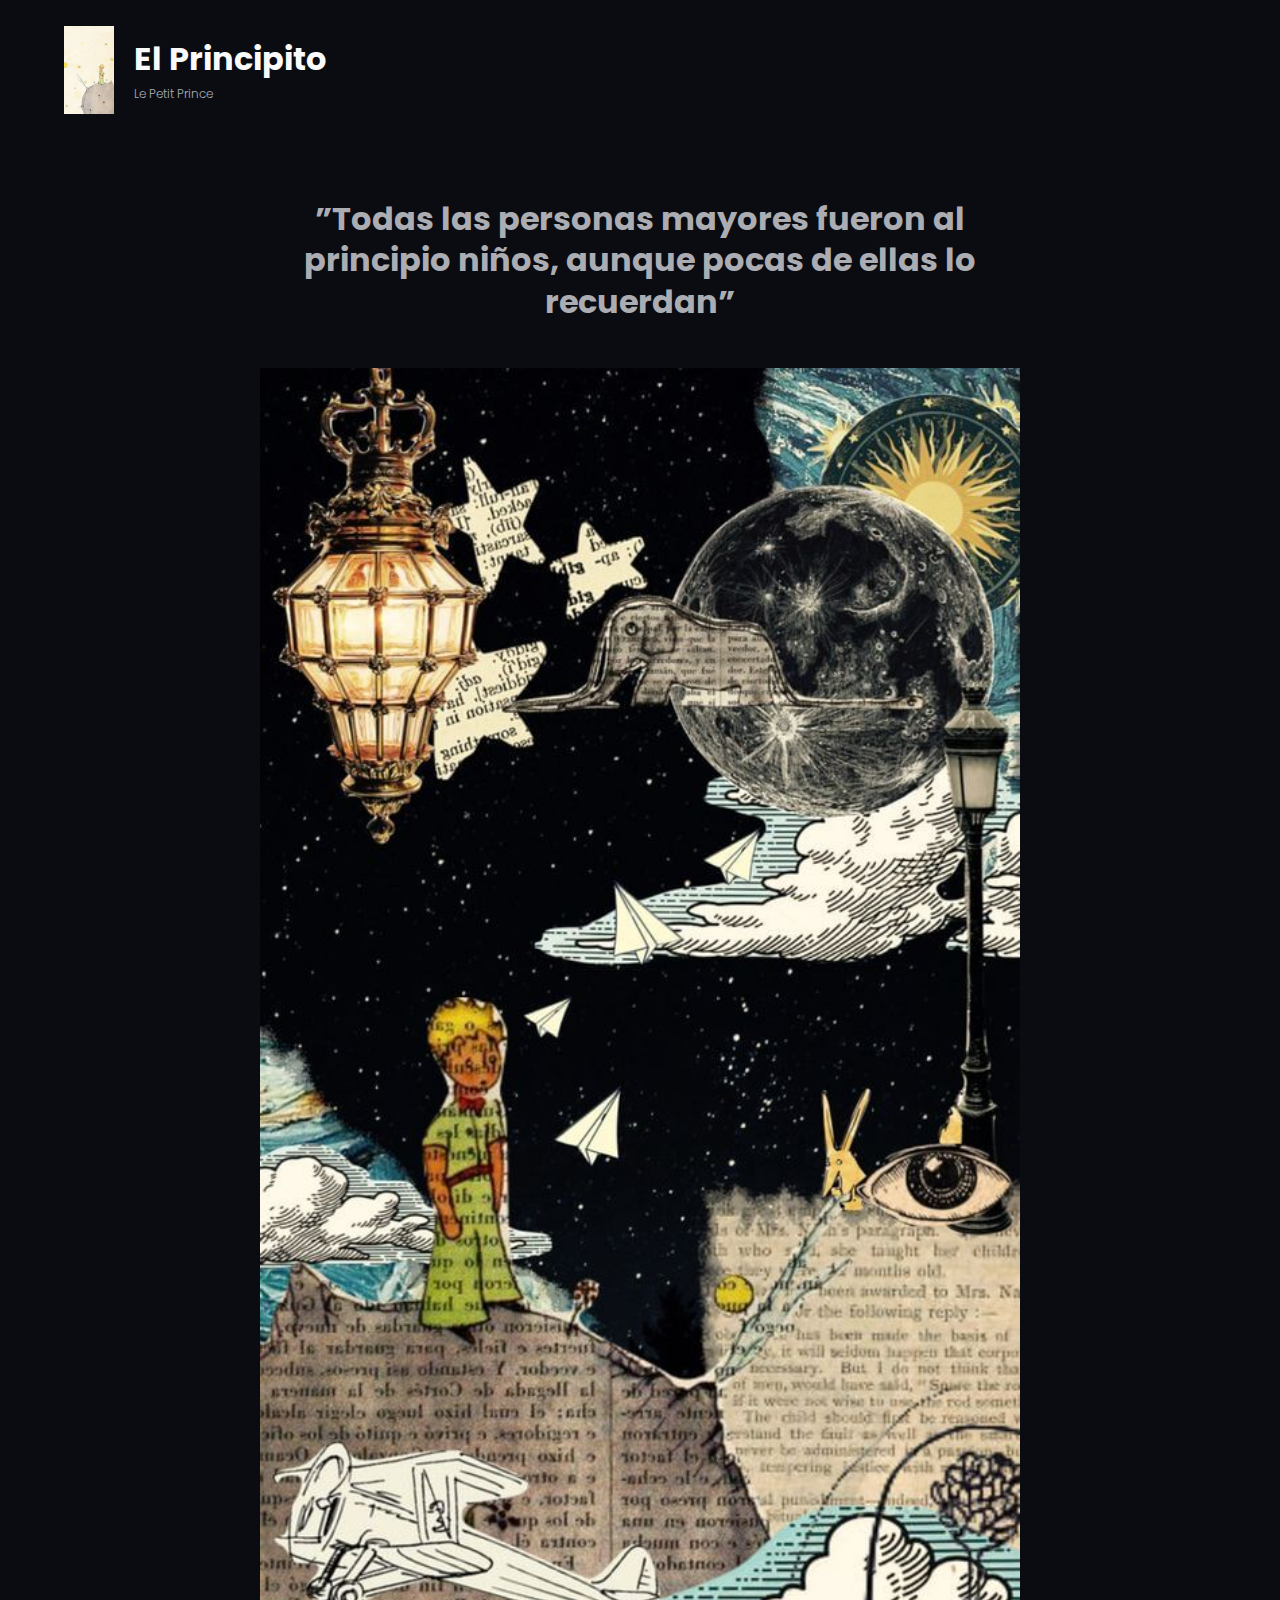
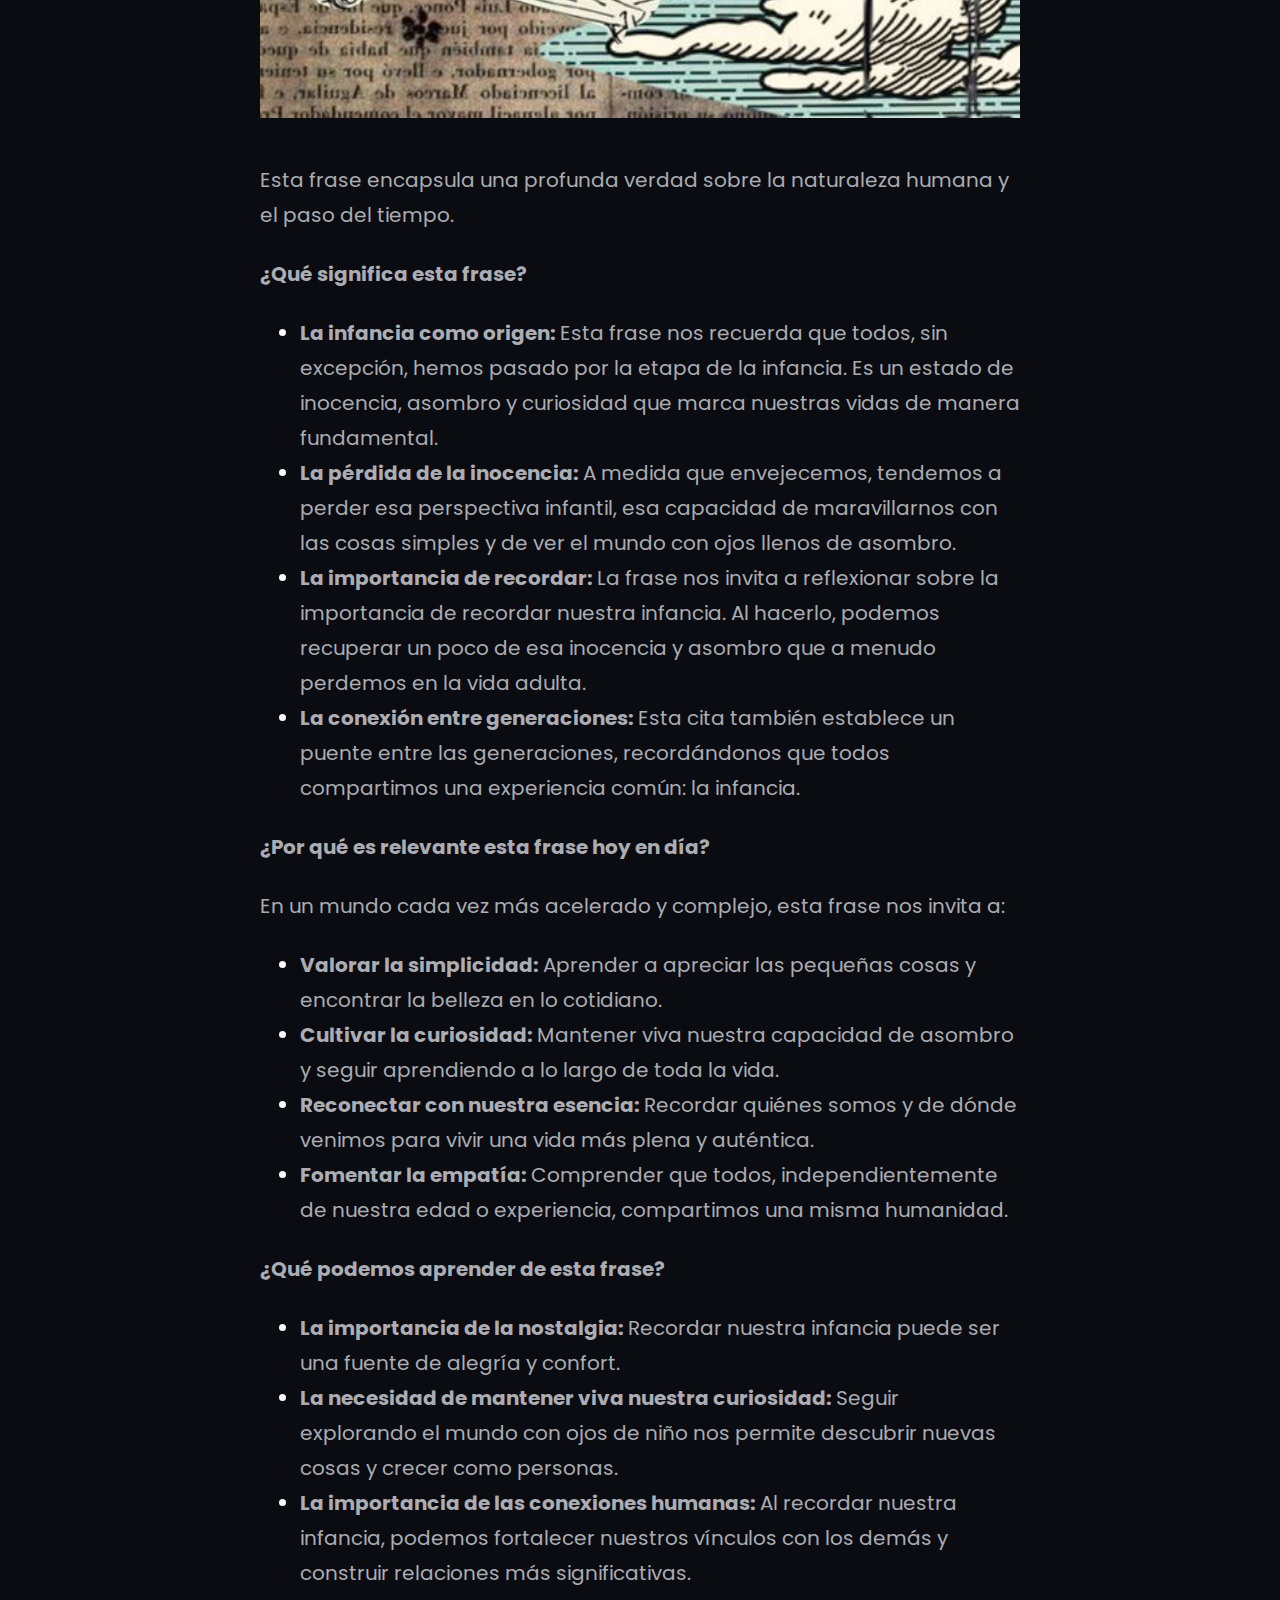
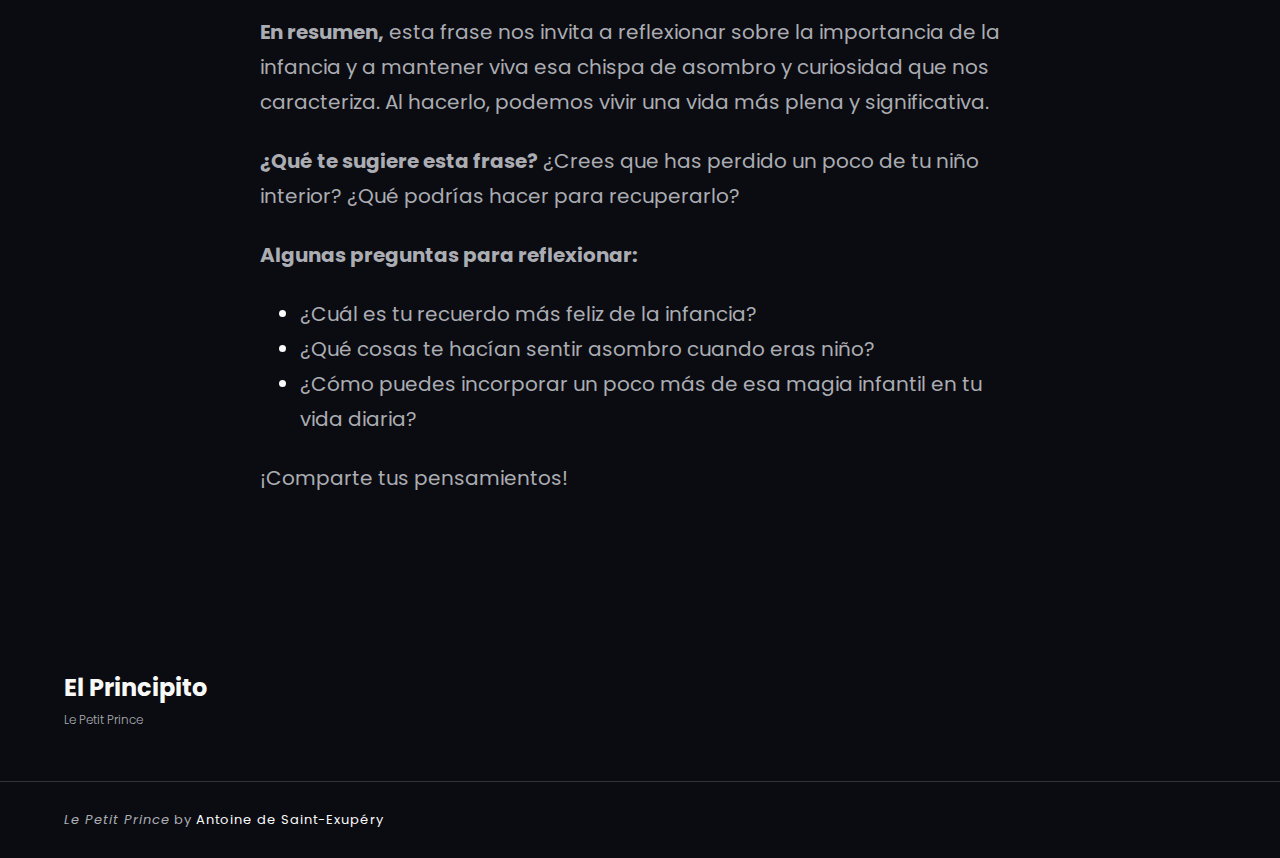
<file: todas-las-personas-mayores-fueron-al-principio-ninos-aunque-pocas-de-ellas-lo-recuerdan/index.html>
<!DOCTYPE html>
<html lang="es">
<head>
	<meta charset="UTF-8">
	<meta name="viewport" content="width=device-width, initial-scale=1">
<meta name="robots" content="max-image-preview:large">
<title>”Todas las personas mayores fueron al principio niños, aunque pocas de ellas lo recuerdan” &#8211; El Principito</title>
<link rel="dns-prefetch" href="https://galgorium.github.io/ElPrincipito">
<link rel="alternate" type="application/rss+xml" title="El Principito &raquo; Feed" href="https://galgorium.github.io/ElPrincipito/feed/">
<link rel="alternate" type="application/rss+xml" title="El Principito &raquo; Feed de los comentarios" href="https://galgorium.github.io/ElPrincipito/comments/feed/">
<link rel="alternate" type="application/rss+xml" title="El Principito &raquo; Comentario ”Todas las personas mayores fueron al principio niños, aunque pocas de ellas lo recuerdan” del feed" href="https://galgorium.github.io/ElPrincipito/todas-las-personas-mayores-fueron-al-principio-ninos-aunque-pocas-de-ellas-lo-recuerdan/feed/">
<script>
window._wpemojiSettings = {"baseUrl":"https:\/\/s.w.org\/images\/core\/emoji\/15.0.3\/72x72\/","ext":".png","svgUrl":"https:\/\/s.w.org\/images\/core\/emoji\/15.0.3\/svg\/","svgExt":".svg","source":{"concatemoji":"https:\/\/galgorium.github.io\/ElPrincipito\/wp-includes\/js\/wp-emoji-release.min.js?ver=6.6.2"}};
/*! This file is auto-generated */
!function(i,n){var o,s,e;function c(e){try{var t={supportTests:e,timestamp:(new Date).valueOf()};sessionStorage.setItem(o,JSON.stringify(t))}catch(e){}}function p(e,t,n){e.clearRect(0,0,e.canvas.width,e.canvas.height),e.fillText(t,0,0);var t=new Uint32Array(e.getImageData(0,0,e.canvas.width,e.canvas.height).data),r=(e.clearRect(0,0,e.canvas.width,e.canvas.height),e.fillText(n,0,0),new Uint32Array(e.getImageData(0,0,e.canvas.width,e.canvas.height).data));return t.every(function(e,t){return e===r[t]})}function u(e,t,n){switch(t){case"flag":return n(e,"🏳️‍⚧️","🏳️​⚧️")?!1:!n(e,"🇺🇳","🇺​🇳")&&!n(e,"🏴󠁧󠁢󠁥󠁮󠁧󠁿","🏴​󠁧​󠁢​󠁥​󠁮​󠁧​󠁿");case"emoji":return!n(e,"🐦‍⬛","🐦​⬛")}return!1}function f(e,t,n){var r="undefined"!=typeof WorkerGlobalScope&&self instanceof WorkerGlobalScope?new OffscreenCanvas(300,150):i.createElement("canvas"),a=r.getContext("2d",{willReadFrequently:!0}),o=(a.textBaseline="top",a.font="600 32px Arial",{});return e.forEach(function(e){o[e]=t(a,e,n)}),o}function t(e){var t=i.createElement("script");t.src=e,t.defer=!0,i.head.appendChild(t)}"undefined"!=typeof Promise&&(o="wpEmojiSettingsSupports",s=["flag","emoji"],n.supports={everything:!0,everythingExceptFlag:!0},e=new Promise(function(e){i.addEventListener("DOMContentLoaded",e,{once:!0})}),new Promise(function(t){var n=function(){try{var e=JSON.parse(sessionStorage.getItem(o));if("object"==typeof e&&"number"==typeof e.timestamp&&(new Date).valueOf()<e.timestamp+604800&&"object"==typeof e.supportTests)return e.supportTests}catch(e){}return null}();if(!n){if("undefined"!=typeof Worker&&"undefined"!=typeof OffscreenCanvas&&"undefined"!=typeof URL&&URL.createObjectURL&&"undefined"!=typeof Blob)try{var e="postMessage("+f.toString()+"("+[JSON.stringify(s),u.toString(),p.toString()].join(",")+"));",r=new Blob([e],{type:"text/javascript"}),a=new Worker(URL.createObjectURL(r),{name:"wpTestEmojiSupports"});return void(a.onmessage=function(e){c(n=e.data),a.terminate(),t(n)})}catch(e){}c(n=f(s,u,p))}t(n)}).then(function(e){for(var t in e)n.supports[t]=e[t],n.supports.everything=n.supports.everything&&n.supports[t],"flag"!==t&&(n.supports.everythingExceptFlag=n.supports.everythingExceptFlag&&n.supports[t]);n.supports.everythingExceptFlag=n.supports.everythingExceptFlag&&!n.supports.flag,n.DOMReady=!1,n.readyCallback=function(){n.DOMReady=!0}}).then(function(){return e}).then(function(){var e;n.supports.everything||(n.readyCallback(),(e=n.source||{}).concatemoji?t(e.concatemoji):e.wpemoji&&e.twemoji&&(t(e.twemoji),t(e.wpemoji)))}))}((window,document),window._wpemojiSettings);
</script>
<style id="wp-block-site-logo-inline-css">.wp-block-site-logo{box-sizing:border-box;line-height:0}.wp-block-site-logo a{display:inline-block;line-height:0}.wp-block-site-logo.is-default-size img{height:auto;width:120px}.wp-block-site-logo img{height:auto;max-width:100%}.wp-block-site-logo a,.wp-block-site-logo img{border-radius:inherit}.wp-block-site-logo.aligncenter{margin-left:auto;margin-right:auto;text-align:center}:root :where(.wp-block-site-logo.is-style-rounded){border-radius:9999px}</style>
<style id="wp-block-site-title-inline-css">:root :where(.wp-block-site-title a){color:inherit}</style>
<style id="wp-block-group-inline-css">.wp-block-group{box-sizing:border-box}:where(.wp-block-group.wp-block-group-is-layout-constrained){position:relative}</style>
<style id="wp-block-group-theme-inline-css">:where(.wp-block-group.has-background){padding:1.25em 2.375em}</style>
<style id="wp-block-template-part-theme-inline-css">:root :where(.wp-block-template-part.has-background){margin-bottom:0;margin-top:0;padding:1.25em 2.375em}</style>
<style id="wp-block-post-title-inline-css">.wp-block-post-title{box-sizing:border-box;word-break:break-word}.wp-block-post-title a{display:inline-block}</style>
<style id="wp-block-post-featured-image-inline-css">.wp-block-post-featured-image{margin-left:0;margin-right:0}.wp-block-post-featured-image a{display:block;height:100%}.wp-block-post-featured-image :where(img){box-sizing:border-box;height:auto;max-width:100%;vertical-align:bottom;width:100%}.wp-block-post-featured-image.alignfull img,.wp-block-post-featured-image.alignwide img{width:100%}.wp-block-post-featured-image .wp-block-post-featured-image__overlay.has-background-dim{background-color:#000;inset:0;position:absolute}.wp-block-post-featured-image{position:relative}.wp-block-post-featured-image .wp-block-post-featured-image__overlay.has-background-gradient{background-color:initial}.wp-block-post-featured-image .wp-block-post-featured-image__overlay.has-background-dim-0{opacity:0}.wp-block-post-featured-image .wp-block-post-featured-image__overlay.has-background-dim-10{opacity:.1}.wp-block-post-featured-image .wp-block-post-featured-image__overlay.has-background-dim-20{opacity:.2}.wp-block-post-featured-image .wp-block-post-featured-image__overlay.has-background-dim-30{opacity:.3}.wp-block-post-featured-image .wp-block-post-featured-image__overlay.has-background-dim-40{opacity:.4}.wp-block-post-featured-image .wp-block-post-featured-image__overlay.has-background-dim-50{opacity:.5}.wp-block-post-featured-image .wp-block-post-featured-image__overlay.has-background-dim-60{opacity:.6}.wp-block-post-featured-image .wp-block-post-featured-image__overlay.has-background-dim-70{opacity:.7}.wp-block-post-featured-image .wp-block-post-featured-image__overlay.has-background-dim-80{opacity:.8}.wp-block-post-featured-image .wp-block-post-featured-image__overlay.has-background-dim-90{opacity:.9}.wp-block-post-featured-image .wp-block-post-featured-image__overlay.has-background-dim-100{opacity:1}.wp-block-post-featured-image:where(.alignleft,.alignright){width:100%}</style>
<style id="wp-block-paragraph-inline-css">.is-small-text{font-size:.875em}.is-regular-text{font-size:1em}.is-large-text{font-size:2.25em}.is-larger-text{font-size:3em}.has-drop-cap:not(:focus):first-letter{float:left;font-size:8.4em;font-style:normal;font-weight:100;line-height:.68;margin:.05em .1em 0 0;text-transform:uppercase}body.rtl .has-drop-cap:not(:focus):first-letter{float:none;margin-left:.1em}p.has-drop-cap.has-background{overflow:hidden}:root :where(p.has-background){padding:1.25em 2.375em}:where(p.has-text-color:not(.has-link-color)) a{color:inherit}p.has-text-align-left[style*="writing-mode:vertical-lr"],p.has-text-align-right[style*="writing-mode:vertical-rl"]{rotate:180deg}</style>
<style id="wp-block-list-inline-css">ol,ul{box-sizing:border-box}:root :where(ul.has-background,ol.has-background){padding:1.25em 2.375em}</style>
<style id="wp-block-spacer-inline-css">.wp-block-spacer{clear:both}</style>
<style id="wp-block-columns-inline-css">.wp-block-columns{align-items:normal!important;box-sizing:border-box;display:flex;flex-wrap:wrap!important}@media (min-width:782px){.wp-block-columns{flex-wrap:nowrap!important}}.wp-block-columns.are-vertically-aligned-top{align-items:flex-start}.wp-block-columns.are-vertically-aligned-center{align-items:center}.wp-block-columns.are-vertically-aligned-bottom{align-items:flex-end}@media (max-width:781px){.wp-block-columns:not(.is-not-stacked-on-mobile)>.wp-block-column{flex-basis:100%!important}}@media (min-width:782px){.wp-block-columns:not(.is-not-stacked-on-mobile)>.wp-block-column{flex-basis:0;flex-grow:1}.wp-block-columns:not(.is-not-stacked-on-mobile)>.wp-block-column[style*=flex-basis]{flex-grow:0}}.wp-block-columns.is-not-stacked-on-mobile{flex-wrap:nowrap!important}.wp-block-columns.is-not-stacked-on-mobile>.wp-block-column{flex-basis:0;flex-grow:1}.wp-block-columns.is-not-stacked-on-mobile>.wp-block-column[style*=flex-basis]{flex-grow:0}:where(.wp-block-columns){margin-bottom:1.75em}:where(.wp-block-columns.has-background){padding:1.25em 2.375em}.wp-block-column{flex-grow:1;min-width:0;overflow-wrap:break-word;word-break:break-word}.wp-block-column.is-vertically-aligned-top{align-self:flex-start}.wp-block-column.is-vertically-aligned-center{align-self:center}.wp-block-column.is-vertically-aligned-bottom{align-self:flex-end}.wp-block-column.is-vertically-aligned-stretch{align-self:stretch}.wp-block-column.is-vertically-aligned-bottom,.wp-block-column.is-vertically-aligned-center,.wp-block-column.is-vertically-aligned-top{width:100%}</style>
<style id="wp-emoji-styles-inline-css">img.wp-smiley, img.emoji {
		display: inline !important;
		border: none !important;
		box-shadow: none !important;
		height: 1em !important;
		width: 1em !important;
		margin: 0 0.07em !important;
		vertical-align: -0.1em !important;
		background: none !important;
		padding: 0 !important;
	}</style>
<style id="wp-block-library-inline-css">:root{--wp-admin-theme-color:#007cba;--wp-admin-theme-color--rgb:0,124,186;--wp-admin-theme-color-darker-10:#006ba1;--wp-admin-theme-color-darker-10--rgb:0,107,161;--wp-admin-theme-color-darker-20:#005a87;--wp-admin-theme-color-darker-20--rgb:0,90,135;--wp-admin-border-width-focus:2px;--wp-block-synced-color:#7a00df;--wp-block-synced-color--rgb:122,0,223;--wp-bound-block-color:var(--wp-block-synced-color)}@media (min-resolution:192dpi){:root{--wp-admin-border-width-focus:1.5px}}.wp-element-button{cursor:pointer}:root{--wp--preset--font-size--normal:16px;--wp--preset--font-size--huge:42px}:root .has-very-light-gray-background-color{background-color:#eee}:root .has-very-dark-gray-background-color{background-color:#313131}:root .has-very-light-gray-color{color:#eee}:root .has-very-dark-gray-color{color:#313131}:root .has-vivid-green-cyan-to-vivid-cyan-blue-gradient-background{background:linear-gradient(135deg,#00d084,#0693e3)}:root .has-purple-crush-gradient-background{background:linear-gradient(135deg,#34e2e4,#4721fb 50%,#ab1dfe)}:root .has-hazy-dawn-gradient-background{background:linear-gradient(135deg,#faaca8,#dad0ec)}:root .has-subdued-olive-gradient-background{background:linear-gradient(135deg,#fafae1,#67a671)}:root .has-atomic-cream-gradient-background{background:linear-gradient(135deg,#fdd79a,#004a59)}:root .has-nightshade-gradient-background{background:linear-gradient(135deg,#330968,#31cdcf)}:root .has-midnight-gradient-background{background:linear-gradient(135deg,#020381,#2874fc)}.has-regular-font-size{font-size:1em}.has-larger-font-size{font-size:2.625em}.has-normal-font-size{font-size:var(--wp--preset--font-size--normal)}.has-huge-font-size{font-size:var(--wp--preset--font-size--huge)}.has-text-align-center{text-align:center}.has-text-align-left{text-align:left}.has-text-align-right{text-align:right}#end-resizable-editor-section{display:none}.aligncenter{clear:both}.items-justified-left{justify-content:flex-start}.items-justified-center{justify-content:center}.items-justified-right{justify-content:flex-end}.items-justified-space-between{justify-content:space-between}.screen-reader-text{border:0;clip:rect(1px,1px,1px,1px);clip-path:inset(50%);height:1px;margin:-1px;overflow:hidden;padding:0;position:absolute;width:1px;word-wrap:normal!important}.screen-reader-text:focus{background-color:#ddd;clip:auto!important;clip-path:none;color:#444;display:block;font-size:1em;height:auto;left:5px;line-height:normal;padding:15px 23px 14px;text-decoration:none;top:5px;width:auto;z-index:100000}html :where(.has-border-color){border-style:solid}html :where([style*=border-top-color]){border-top-style:solid}html :where([style*=border-right-color]){border-right-style:solid}html :where([style*=border-bottom-color]){border-bottom-style:solid}html :where([style*=border-left-color]){border-left-style:solid}html :where([style*=border-width]){border-style:solid}html :where([style*=border-top-width]){border-top-style:solid}html :where([style*=border-right-width]){border-right-style:solid}html :where([style*=border-bottom-width]){border-bottom-style:solid}html :where([style*=border-left-width]){border-left-style:solid}html :where(img[class*=wp-image-]){height:auto;max-width:100%}:where(figure){margin:0 0 1em}html :where(.is-position-sticky){--wp-admin--admin-bar--position-offset:var(--wp-admin--admin-bar--height,0px)}@media screen and (max-width:600px){html :where(.is-position-sticky){--wp-admin--admin-bar--position-offset:0px}}</style>
<style id="global-styles-inline-css">:root{--wp--preset--aspect-ratio--square: 1;--wp--preset--aspect-ratio--4-3: 4/3;--wp--preset--aspect-ratio--3-4: 3/4;--wp--preset--aspect-ratio--3-2: 3/2;--wp--preset--aspect-ratio--2-3: 2/3;--wp--preset--aspect-ratio--16-9: 16/9;--wp--preset--aspect-ratio--9-16: 9/16;--wp--preset--color--black: #000000;--wp--preset--color--cyan-bluish-gray: #abb8c3;--wp--preset--color--white: #ffffff;--wp--preset--color--pale-pink: #f78da7;--wp--preset--color--vivid-red: #cf2e2e;--wp--preset--color--luminous-vivid-orange: #ff6900;--wp--preset--color--luminous-vivid-amber: #fcb900;--wp--preset--color--light-green-cyan: #7bdcb5;--wp--preset--color--vivid-green-cyan: #00d084;--wp--preset--color--pale-cyan-blue: #8ed1fc;--wp--preset--color--vivid-cyan-blue: #0693e3;--wp--preset--color--vivid-purple: #9b51e0;--wp--preset--color--background: #0A0C11;--wp--preset--color--foreground: #ffffff;--wp--preset--color--primary: #2292b1;--wp--preset--color--secondary: #222222;--wp--preset--color--tertiary: #0a0a0a;--wp--preset--color--text-link: #fafafa;--wp--preset--color--body-text: #abadb3;--wp--preset--color--meta: #666666;--wp--preset--color--border-color: #323438;--wp--preset--color--color-light: #fbfbfb;--wp--preset--color--color-dark: #000000;--wp--preset--color--footer-text: #999999;--wp--preset--color--footer-border-dark: #313131;--wp--preset--color--gray: #cccccc;--wp--preset--color--patrick-blue: #1b3385;--wp--preset--color--blue-green: #25c5c9;--wp--preset--gradient--vivid-cyan-blue-to-vivid-purple: linear-gradient(135deg,rgba(6,147,227,1) 0%,rgb(155,81,224) 100%);--wp--preset--gradient--light-green-cyan-to-vivid-green-cyan: linear-gradient(135deg,rgb(122,220,180) 0%,rgb(0,208,130) 100%);--wp--preset--gradient--luminous-vivid-amber-to-luminous-vivid-orange: linear-gradient(135deg,rgba(252,185,0,1) 0%,rgba(255,105,0,1) 100%);--wp--preset--gradient--luminous-vivid-orange-to-vivid-red: linear-gradient(135deg,rgba(255,105,0,1) 0%,rgb(207,46,46) 100%);--wp--preset--gradient--very-light-gray-to-cyan-bluish-gray: linear-gradient(135deg,rgb(238,238,238) 0%,rgb(169,184,195) 100%);--wp--preset--gradient--cool-to-warm-spectrum: linear-gradient(135deg,rgb(74,234,220) 0%,rgb(151,120,209) 20%,rgb(207,42,186) 40%,rgb(238,44,130) 60%,rgb(251,105,98) 80%,rgb(254,248,76) 100%);--wp--preset--gradient--blush-light-purple: linear-gradient(135deg,rgb(255,206,236) 0%,rgb(152,150,240) 100%);--wp--preset--gradient--blush-bordeaux: linear-gradient(135deg,rgb(254,205,165) 0%,rgb(254,45,45) 50%,rgb(107,0,62) 100%);--wp--preset--gradient--luminous-dusk: linear-gradient(135deg,rgb(255,203,112) 0%,rgb(199,81,192) 50%,rgb(65,88,208) 100%);--wp--preset--gradient--pale-ocean: linear-gradient(135deg,rgb(255,245,203) 0%,rgb(182,227,212) 50%,rgb(51,167,181) 100%);--wp--preset--gradient--electric-grass: linear-gradient(135deg,rgb(202,248,128) 0%,rgb(113,206,126) 100%);--wp--preset--gradient--midnight: linear-gradient(135deg,rgb(2,3,129) 0%,rgb(40,116,252) 100%);--wp--preset--gradient--horizontal-patrick-blue-to-blue-green: linear-gradient(to right,var(--wp--preset--color--patrick-blue) 0%,var(--wp--preset--color--blue-green) 100%);--wp--preset--font-size--small: 15px;--wp--preset--font-size--medium: 16px;--wp--preset--font-size--large: clamp(24px,4.2vw,32px);--wp--preset--font-size--x-large: 42px;--wp--preset--font-size--tiny: 13px;--wp--preset--font-size--extra-small: 14px;--wp--preset--font-size--upper-heading: 18px;--wp--preset--font-size--normal: clamp(18px,1.6vw,20px);--wp--preset--font-size--content-heading: clamp(22px,3vw,24px);--wp--preset--font-size--extra-large: clamp(28px,6vw,36px);--wp--preset--font-size--product-heading: clamp(32px,4.8vw,42px);--wp--preset--font-size--huge: clamp(42px,5.2vw,80px);--wp--preset--font-size--colossal: clamp(46px,5.2vw,110px);--wp--preset--font-family--poppins: "Poppins", serif;--wp--preset--spacing--20: 0.44rem;--wp--preset--spacing--30: 0.67rem;--wp--preset--spacing--40: 1rem;--wp--preset--spacing--50: 1.5rem;--wp--preset--spacing--60: 2.25rem;--wp--preset--spacing--70: 3.38rem;--wp--preset--spacing--80: 5.06rem;--wp--preset--shadow--natural: 6px 6px 9px rgba(0, 0, 0, 0.2);--wp--preset--shadow--deep: 12px 12px 50px rgba(0, 0, 0, 0.4);--wp--preset--shadow--sharp: 6px 6px 0px rgba(0, 0, 0, 0.2);--wp--preset--shadow--outlined: 6px 6px 0px -3px rgba(255, 255, 255, 1), 6px 6px rgba(0, 0, 0, 1);--wp--preset--shadow--crisp: 6px 6px 0px rgba(0, 0, 0, 1);--wp--custom--spacing--tiny: clamp(21px, 2vw, 28px);--wp--custom--spacing--extra-small: clamp(28px, 3.5vw, 35px);--wp--custom--spacing--wp-comment-horizontal: clamp(30px, 3.7vw, 70px);--wp--custom--spacing--wp-comment-vertical: clamp(30px, 3.5vw, 49px);--wp--custom--spacing--wp-block-sidebar: clamp(7px,3.5vw,60px);--wp--custom--spacing--wp-block-sidebar-widget: clamp(35px, 3.5vw, 49px);--wp--custom--spacing--wp-block-page-numbers: clamp(49px, 3.3vw, 63px);--wp--custom--spacing--wp-footer-vertical: clamp(30px, 4vw, 70px);--wp--custom--spacing--normal: clamp(30px, 3.5vw, 40px);--wp--custom--spacing--small: max(1.75rem, 5vw);--wp--custom--spacing--medium: clamp(2rem, 8vw, calc(4 * var(--wp--style--block-gap)));--wp--custom--spacing--large: clamp(3.5rem, 10vw, 5.0625rem);--wp--custom--spacing--outer: var(--wp--custom--spacing--small, 1.25rem);--wp--custom--spacing--section-block-top: clamp(42px, 7.5vw, 140px);--wp--custom--spacing--section-block-bottom: clamp(12px, 5.5vw, 70px);--wp--custom--spacing--section-pricing-content: clamp(21px, 5.5vw, 42px);--wp--custom--spacing--main-block-gap: clamp(42px, 4.5vw, 70px);--wp--custom--spacing--testimonial-inner-gap: clamp(35px, 3.5vw, 42px);--wp--custom--spacing--group-heading-bottom-gap: clamp(35px, 3.5vw, 56px);--wp--custom--typography--font-size--heading-one: clamp(36px,3.5vw,58px);--wp--custom--typography--font-size--heading-two: clamp(32px,2.6vw,49px);--wp--custom--typography--font-size--heading-three: clamp(28px,1.9vw,36px);--wp--custom--typography--font-size--heading-four: clamp(24px,2vw,28px);--wp--custom--typography--font-size--heading-five: clamp(22px,1.3vw,24px);--wp--custom--typography--font-size--heading-six: 18px;--wp--custom--typography--font-size--huge-post-title: clamp(38px,4vw,70px);--wp--custom--typography--line-height--heading-one: 1.38;--wp--custom--typography--line-height--heading-two: 1.43;--wp--custom--typography--line-height--heading-three: 1.31;--wp--custom--typography--line-height--heading-four: 1.5;--wp--custom--typography--line-height--heading-five: 1.458333333333333;--wp--custom--typography--line-height--heading-six: 1.56;--wp--custom--typography--line-height--paragraph: 1.75;--wp--custom--typography--line-height--post-title: 1.38;--wp--custom--typography--line-height--extra-small: 21px;--wp--custom--typography--line-height--small: 28px;--wp--custom--typography--line-height--normal: normal;--wp--custom--typography--font-weight--light: 300;--wp--custom--typography--font-weight--regular: 400;--wp--custom--typography--font-weight--medium: 500;--wp--custom--typography--font-weight--bold: 700;--wp--custom--typography--font-weight--black: 900;}:root { --wp--style--global--content-size: 760px;--wp--style--global--wide-size: 1400px; }:where(body) { margin: 0; }.wp-site-blocks > .alignleft { float: left; margin-right: 2em; }.wp-site-blocks > .alignright { float: right; margin-left: 2em; }.wp-site-blocks > .aligncenter { justify-content: center; margin-left: auto; margin-right: auto; }:where(.wp-site-blocks) > * { margin-block-start: 1.5rem; margin-block-end: 0; }:where(.wp-site-blocks) > :first-child { margin-block-start: 0; }:where(.wp-site-blocks) > :last-child { margin-block-end: 0; }:root { --wp--style--block-gap: 1.5rem; }:root :where(.is-layout-flow) > :first-child{margin-block-start: 0;}:root :where(.is-layout-flow) > :last-child{margin-block-end: 0;}:root :where(.is-layout-flow) > *{margin-block-start: 1.5rem;margin-block-end: 0;}:root :where(.is-layout-constrained) > :first-child{margin-block-start: 0;}:root :where(.is-layout-constrained) > :last-child{margin-block-end: 0;}:root :where(.is-layout-constrained) > *{margin-block-start: 1.5rem;margin-block-end: 0;}:root :where(.is-layout-flex){gap: 1.5rem;}:root :where(.is-layout-grid){gap: 1.5rem;}.is-layout-flow > .alignleft{float: left;margin-inline-start: 0;margin-inline-end: 2em;}.is-layout-flow > .alignright{float: right;margin-inline-start: 2em;margin-inline-end: 0;}.is-layout-flow > .aligncenter{margin-left: auto !important;margin-right: auto !important;}.is-layout-constrained > .alignleft{float: left;margin-inline-start: 0;margin-inline-end: 2em;}.is-layout-constrained > .alignright{float: right;margin-inline-start: 2em;margin-inline-end: 0;}.is-layout-constrained > .aligncenter{margin-left: auto !important;margin-right: auto !important;}.is-layout-constrained > :where(:not(.alignleft):not(.alignright):not(.alignfull)){max-width: var(--wp--style--global--content-size);margin-left: auto !important;margin-right: auto !important;}.is-layout-constrained > .alignwide{max-width: var(--wp--style--global--wide-size);}body .is-layout-flex{display: flex;}.is-layout-flex{flex-wrap: wrap;align-items: center;}.is-layout-flex > :is(*, div){margin: 0;}body .is-layout-grid{display: grid;}.is-layout-grid > :is(*, div){margin: 0;}body{background-color: var(--wp--preset--color--background);color: var(--wp--preset--color--body-text);font-family: var(--wp--preset--font-family--poppins);font-size: var(--wp--preset--font-size--normal);font-weight: 400;line-height: var(--wp--custom--typography--line-height--paragraph);padding-top: 0px;padding-right: 0px;padding-bottom: 0px;padding-left: 0px;}a:where(:not(.wp-element-button)){color: var(--wp--preset--color--text-link);text-decoration: underline;}h1{font-size: var(--wp--custom--typography--font-size--heading-one);line-height: var(--wp--custom--typography--line-height--heading-one);}h2{font-size: var(--wp--custom--typography--font-size--heading-two);line-height: var(--wp--custom--typography--line-height--heading-two);}h3{font-size: var(--wp--custom--typography--font-size--heading-three);line-height: var(--wp--custom--typography--line-height--heading-three);}h4{font-size: var(--wp--custom--typography--font-size--heading-four);line-height: var(--wp--custom--typography--line-height--heading-four);}h5{font-size: var(--wp--custom--typography--font-size--heading-five);line-height: var(--wp--custom--typography--line-height--heading-five);}h6{font-size: var(--wp--custom--typography--font-size--heading-six);line-height: var(--wp--custom--typography--line-height--heading-six);}:root :where(.wp-element-button, .wp-block-button__link){background-color: #32373c;border-width: 0;color: #fff;font-family: inherit;font-size: inherit;line-height: inherit;padding: calc(0.667em + 2px) calc(1.333em + 2px);text-decoration: none;}.has-black-color{color: var(--wp--preset--color--black) !important;}.has-cyan-bluish-gray-color{color: var(--wp--preset--color--cyan-bluish-gray) !important;}.has-white-color{color: var(--wp--preset--color--white) !important;}.has-pale-pink-color{color: var(--wp--preset--color--pale-pink) !important;}.has-vivid-red-color{color: var(--wp--preset--color--vivid-red) !important;}.has-luminous-vivid-orange-color{color: var(--wp--preset--color--luminous-vivid-orange) !important;}.has-luminous-vivid-amber-color{color: var(--wp--preset--color--luminous-vivid-amber) !important;}.has-light-green-cyan-color{color: var(--wp--preset--color--light-green-cyan) !important;}.has-vivid-green-cyan-color{color: var(--wp--preset--color--vivid-green-cyan) !important;}.has-pale-cyan-blue-color{color: var(--wp--preset--color--pale-cyan-blue) !important;}.has-vivid-cyan-blue-color{color: var(--wp--preset--color--vivid-cyan-blue) !important;}.has-vivid-purple-color{color: var(--wp--preset--color--vivid-purple) !important;}.has-background-color{color: var(--wp--preset--color--background) !important;}.has-foreground-color{color: var(--wp--preset--color--foreground) !important;}.has-primary-color{color: var(--wp--preset--color--primary) !important;}.has-secondary-color{color: var(--wp--preset--color--secondary) !important;}.has-tertiary-color{color: var(--wp--preset--color--tertiary) !important;}.has-text-link-color{color: var(--wp--preset--color--text-link) !important;}.has-body-text-color{color: var(--wp--preset--color--body-text) !important;}.has-meta-color{color: var(--wp--preset--color--meta) !important;}.has-border-color-color{color: var(--wp--preset--color--border-color) !important;}.has-color-light-color{color: var(--wp--preset--color--color-light) !important;}.has-color-dark-color{color: var(--wp--preset--color--color-dark) !important;}.has-footer-text-color{color: var(--wp--preset--color--footer-text) !important;}.has-footer-border-dark-color{color: var(--wp--preset--color--footer-border-dark) !important;}.has-gray-color{color: var(--wp--preset--color--gray) !important;}.has-patrick-blue-color{color: var(--wp--preset--color--patrick-blue) !important;}.has-blue-green-color{color: var(--wp--preset--color--blue-green) !important;}.has-black-background-color{background-color: var(--wp--preset--color--black) !important;}.has-cyan-bluish-gray-background-color{background-color: var(--wp--preset--color--cyan-bluish-gray) !important;}.has-white-background-color{background-color: var(--wp--preset--color--white) !important;}.has-pale-pink-background-color{background-color: var(--wp--preset--color--pale-pink) !important;}.has-vivid-red-background-color{background-color: var(--wp--preset--color--vivid-red) !important;}.has-luminous-vivid-orange-background-color{background-color: var(--wp--preset--color--luminous-vivid-orange) !important;}.has-luminous-vivid-amber-background-color{background-color: var(--wp--preset--color--luminous-vivid-amber) !important;}.has-light-green-cyan-background-color{background-color: var(--wp--preset--color--light-green-cyan) !important;}.has-vivid-green-cyan-background-color{background-color: var(--wp--preset--color--vivid-green-cyan) !important;}.has-pale-cyan-blue-background-color{background-color: var(--wp--preset--color--pale-cyan-blue) !important;}.has-vivid-cyan-blue-background-color{background-color: var(--wp--preset--color--vivid-cyan-blue) !important;}.has-vivid-purple-background-color{background-color: var(--wp--preset--color--vivid-purple) !important;}.has-background-background-color{background-color: var(--wp--preset--color--background) !important;}.has-foreground-background-color{background-color: var(--wp--preset--color--foreground) !important;}.has-primary-background-color{background-color: var(--wp--preset--color--primary) !important;}.has-secondary-background-color{background-color: var(--wp--preset--color--secondary) !important;}.has-tertiary-background-color{background-color: var(--wp--preset--color--tertiary) !important;}.has-text-link-background-color{background-color: var(--wp--preset--color--text-link) !important;}.has-body-text-background-color{background-color: var(--wp--preset--color--body-text) !important;}.has-meta-background-color{background-color: var(--wp--preset--color--meta) !important;}.has-border-color-background-color{background-color: var(--wp--preset--color--border-color) !important;}.has-color-light-background-color{background-color: var(--wp--preset--color--color-light) !important;}.has-color-dark-background-color{background-color: var(--wp--preset--color--color-dark) !important;}.has-footer-text-background-color{background-color: var(--wp--preset--color--footer-text) !important;}.has-footer-border-dark-background-color{background-color: var(--wp--preset--color--footer-border-dark) !important;}.has-gray-background-color{background-color: var(--wp--preset--color--gray) !important;}.has-patrick-blue-background-color{background-color: var(--wp--preset--color--patrick-blue) !important;}.has-blue-green-background-color{background-color: var(--wp--preset--color--blue-green) !important;}.has-black-border-color{border-color: var(--wp--preset--color--black) !important;}.has-cyan-bluish-gray-border-color{border-color: var(--wp--preset--color--cyan-bluish-gray) !important;}.has-white-border-color{border-color: var(--wp--preset--color--white) !important;}.has-pale-pink-border-color{border-color: var(--wp--preset--color--pale-pink) !important;}.has-vivid-red-border-color{border-color: var(--wp--preset--color--vivid-red) !important;}.has-luminous-vivid-orange-border-color{border-color: var(--wp--preset--color--luminous-vivid-orange) !important;}.has-luminous-vivid-amber-border-color{border-color: var(--wp--preset--color--luminous-vivid-amber) !important;}.has-light-green-cyan-border-color{border-color: var(--wp--preset--color--light-green-cyan) !important;}.has-vivid-green-cyan-border-color{border-color: var(--wp--preset--color--vivid-green-cyan) !important;}.has-pale-cyan-blue-border-color{border-color: var(--wp--preset--color--pale-cyan-blue) !important;}.has-vivid-cyan-blue-border-color{border-color: var(--wp--preset--color--vivid-cyan-blue) !important;}.has-vivid-purple-border-color{border-color: var(--wp--preset--color--vivid-purple) !important;}.has-background-border-color{border-color: var(--wp--preset--color--background) !important;}.has-foreground-border-color{border-color: var(--wp--preset--color--foreground) !important;}.has-primary-border-color{border-color: var(--wp--preset--color--primary) !important;}.has-secondary-border-color{border-color: var(--wp--preset--color--secondary) !important;}.has-tertiary-border-color{border-color: var(--wp--preset--color--tertiary) !important;}.has-text-link-border-color{border-color: var(--wp--preset--color--text-link) !important;}.has-body-text-border-color{border-color: var(--wp--preset--color--body-text) !important;}.has-meta-border-color{border-color: var(--wp--preset--color--meta) !important;}.has-border-color-border-color{border-color: var(--wp--preset--color--border-color) !important;}.has-color-light-border-color{border-color: var(--wp--preset--color--color-light) !important;}.has-color-dark-border-color{border-color: var(--wp--preset--color--color-dark) !important;}.has-footer-text-border-color{border-color: var(--wp--preset--color--footer-text) !important;}.has-footer-border-dark-border-color{border-color: var(--wp--preset--color--footer-border-dark) !important;}.has-gray-border-color{border-color: var(--wp--preset--color--gray) !important;}.has-patrick-blue-border-color{border-color: var(--wp--preset--color--patrick-blue) !important;}.has-blue-green-border-color{border-color: var(--wp--preset--color--blue-green) !important;}.has-vivid-cyan-blue-to-vivid-purple-gradient-background{background: var(--wp--preset--gradient--vivid-cyan-blue-to-vivid-purple) !important;}.has-light-green-cyan-to-vivid-green-cyan-gradient-background{background: var(--wp--preset--gradient--light-green-cyan-to-vivid-green-cyan) !important;}.has-luminous-vivid-amber-to-luminous-vivid-orange-gradient-background{background: var(--wp--preset--gradient--luminous-vivid-amber-to-luminous-vivid-orange) !important;}.has-luminous-vivid-orange-to-vivid-red-gradient-background{background: var(--wp--preset--gradient--luminous-vivid-orange-to-vivid-red) !important;}.has-very-light-gray-to-cyan-bluish-gray-gradient-background{background: var(--wp--preset--gradient--very-light-gray-to-cyan-bluish-gray) !important;}.has-cool-to-warm-spectrum-gradient-background{background: var(--wp--preset--gradient--cool-to-warm-spectrum) !important;}.has-blush-light-purple-gradient-background{background: var(--wp--preset--gradient--blush-light-purple) !important;}.has-blush-bordeaux-gradient-background{background: var(--wp--preset--gradient--blush-bordeaux) !important;}.has-luminous-dusk-gradient-background{background: var(--wp--preset--gradient--luminous-dusk) !important;}.has-pale-ocean-gradient-background{background: var(--wp--preset--gradient--pale-ocean) !important;}.has-electric-grass-gradient-background{background: var(--wp--preset--gradient--electric-grass) !important;}.has-midnight-gradient-background{background: var(--wp--preset--gradient--midnight) !important;}.has-horizontal-patrick-blue-to-blue-green-gradient-background{background: var(--wp--preset--gradient--horizontal-patrick-blue-to-blue-green) !important;}.has-small-font-size{font-size: var(--wp--preset--font-size--small) !important;}.has-medium-font-size{font-size: var(--wp--preset--font-size--medium) !important;}.has-large-font-size{font-size: var(--wp--preset--font-size--large) !important;}.has-x-large-font-size{font-size: var(--wp--preset--font-size--x-large) !important;}.has-tiny-font-size{font-size: var(--wp--preset--font-size--tiny) !important;}.has-extra-small-font-size{font-size: var(--wp--preset--font-size--extra-small) !important;}.has-upper-heading-font-size{font-size: var(--wp--preset--font-size--upper-heading) !important;}.has-normal-font-size{font-size: var(--wp--preset--font-size--normal) !important;}.has-content-heading-font-size{font-size: var(--wp--preset--font-size--content-heading) !important;}.has-extra-large-font-size{font-size: var(--wp--preset--font-size--extra-large) !important;}.has-product-heading-font-size{font-size: var(--wp--preset--font-size--product-heading) !important;}.has-huge-font-size{font-size: var(--wp--preset--font-size--huge) !important;}.has-colossal-font-size{font-size: var(--wp--preset--font-size--colossal) !important;}.has-poppins-font-family{font-family: var(--wp--preset--font-family--poppins) !important;}
:root :where(.wp-block-post-title){font-size: var(--wp--custom--typography--font-size--heading-four);font-weight: var(--wp--custom--typography--font-weight--bold);line-height: var(--wp--custom--typography--line-height--heading-four);}
:root :where(.wp-block-site-title){font-size: var(--wp--preset--font-size--large);font-weight: var(--wp--custom--typography--font-weight--bold);line-height: var(--wp--custom--typography--line-height--normal);}
:root :where(.wp-block-site-tagline){color: var(--wp--preset--color--body-text);font-size: 12px;font-weight: 300;margin-top: 0;}</style>
<style id="core-block-supports-inline-css">.wp-container-core-group-is-layout-2{gap:20px;}.wp-container-core-group-is-layout-3{justify-content:space-between;}.wp-container-core-group-is-layout-10 > *{margin-block-start:0;margin-block-end:0;}.wp-container-core-group-is-layout-10 > * + *{margin-block-start:0px;margin-block-end:0;}.wp-container-core-columns-is-layout-1{flex-wrap:nowrap;}.wp-container-core-group-is-layout-14{justify-content:space-between;}</style>
<style id="wp-block-template-skip-link-inline-css">.skip-link.screen-reader-text {
			border: 0;
			clip: rect(1px,1px,1px,1px);
			clip-path: inset(50%);
			height: 1px;
			margin: -1px;
			overflow: hidden;
			padding: 0;
			position: absolute !important;
			width: 1px;
			word-wrap: normal !important;
		}

		.skip-link.screen-reader-text:focus {
			background-color: #eee;
			clip: auto !important;
			clip-path: none;
			color: #444;
			display: block;
			font-size: 1em;
			height: auto;
			left: 5px;
			line-height: normal;
			padding: 15px 23px 14px;
			text-decoration: none;
			top: 5px;
			width: auto;
			z-index: 100000;
		}</style>
<link rel="stylesheet" id="bizboost-style-css" href="https://galgorium.github.io/ElPrincipito/wp-content/themes/bizboost/style.css?ver=1718298565" media="all">
<link rel="https://api.w.org/" href="https://galgorium.github.io/ElPrincipito/wp-json/">
<link rel="alternate" title="JSON" type="application/json" href="https://galgorium.github.io/ElPrincipito/wp-json/wp/v2/posts/68">
<link rel="EditURI" type="application/rsd+xml" title="RSD" href="https://galgorium.github.io/ElPrincipito/xmlrpc.php?rsd">
<meta name="generator" content="WordPress 6.6.2">
<link rel="canonical" href="https://galgorium.github.io/ElPrincipito/todas-las-personas-mayores-fueron-al-principio-ninos-aunque-pocas-de-ellas-lo-recuerdan/">
<link rel="shortlink" href="https://galgorium.github.io/ElPrincipito/?p=68">
<link rel="alternate" title="oEmbed (JSON)" type="application/json+oembed" href="https://galgorium.github.io/ElPrincipito/wp-json/oembed/1.0/embed?url=http%3A%2F%2Fhttps%3A%2F%2Fgalgorium.github.io%2FElPrincipito%2Ftodas-las-personas-mayores-fueron-al-principio-ninos-aunque-pocas-de-ellas-lo-recuerdan%2F">
<link rel="alternate" title="oEmbed (XML)" type="text/xml+oembed" href="https://galgorium.github.io/ElPrincipito/wp-json/oembed/1.0/embed?url=http%3A%2F%2Fhttps%3A%2F%2Fgalgorium.github.io%2FElPrincipito%2Ftodas-las-personas-mayores-fueron-al-principio-ninos-aunque-pocas-de-ellas-lo-recuerdan%2F#038;format=xml">
<style id="wp-fonts-local">@font-face{font-family:Poppins;font-style:normal;font-weight:300;font-display:fallback;src:url('https://galgorium.github.io/ElPrincipito/wp-content/themes/bizboost/assets/fonts/poppins/Poppins-Light.woff2') format('woff2');font-stretch:normal;}
@font-face{font-family:Poppins;font-style:normal;font-weight:400;font-display:fallback;src:url('https://galgorium.github.io/ElPrincipito/wp-content/themes/bizboost/assets/fonts/poppins/Poppins-Regular.woff2') format('woff2');font-stretch:normal;}
@font-face{font-family:Poppins;font-style:italic;font-weight:400;font-display:fallback;src:url('https://galgorium.github.io/ElPrincipito/wp-content/themes/bizboost/assets/fonts/poppins/Poppins-Italic.woff2') format('woff2');font-stretch:normal;}
@font-face{font-family:Poppins;font-style:normal;font-weight:500;font-display:fallback;src:url('https://galgorium.github.io/ElPrincipito/wp-content/themes/bizboost/assets/fonts/poppins/Poppins-Medium.woff2') format('woff2');font-stretch:normal;}
@font-face{font-family:Poppins;font-style:normal;font-weight:600;font-display:fallback;src:url('https://galgorium.github.io/ElPrincipito/wp-content/themes/bizboost/assets/fonts/poppins/Poppins-SemiBold.woff2') format('woff2');font-stretch:normal;}
@font-face{font-family:Poppins;font-style:normal;font-weight:700;font-display:fallback;src:url('https://galgorium.github.io/ElPrincipito/wp-content/themes/bizboost/assets/fonts/poppins/Poppins-Bold.woff2') format('woff2');font-stretch:normal;}
@font-face{font-family:Poppins;font-style:normal;font-weight:800;font-display:fallback;src:url('https://galgorium.github.io/ElPrincipito/wp-content/themes/bizboost/assets/fonts/poppins/Poppins-ExtraBold.woff2') format('woff2');font-stretch:normal;}
@font-face{font-family:Poppins;font-style:normal;font-weight:900;font-display:fallback;src:url('https://galgorium.github.io/ElPrincipito/wp-content/themes/bizboost/assets/fonts/poppins/Poppins-Black.woff2') format('woff2');font-stretch:normal;}</style>
<link rel="icon" href="https://galgorium.github.io/ElPrincipito/wp-content/uploads/2024/06/Le-Petit-Prince-150x150.jpg" sizes="32x32">
<link rel="icon" href="https://galgorium.github.io/ElPrincipito/wp-content/uploads/2024/06/Le-Petit-Prince.jpg" sizes="192x192">
<link rel="apple-touch-icon" href="https://galgorium.github.io/ElPrincipito/wp-content/uploads/2024/06/Le-Petit-Prince.jpg">
<meta name="msapplication-TileImage" content="https://galgorium.github.io/ElPrincipito/wp-content/uploads/2024/06/Le-Petit-Prince.jpg">
</head>

<body class="post-template-default single single-post postid-68 single-format-standard wp-custom-logo wp-embed-responsive">

<div class="wp-site-blocks">
<header class="wp-block-template-part">
<div class="wp-block-group alignfull social-and-toggle-search header-has-nav-centered is-layout-constrained wp-block-group-is-layout-constrained">
<div class="wp-block-group alignwide wp-block-main-header is-layout-constrained wp-block-group-is-layout-constrained">
<div class="wp-block-group alignfull wp-block-main-header-container is-content-justification-space-between is-layout-flex wp-container-core-group-is-layout-3 wp-block-group-is-layout-flex" style="padding-top:var(--wp--custom--spacing--tiny);padding-bottom:var(--wp--custom--spacing--tiny)">
<div class="wp-block-group site-identity is-layout-flex wp-container-core-group-is-layout-2 wp-block-group-is-layout-flex">
<div class="wp-block-site-logo"><a href="https://galgorium.github.io/ElPrincipito/" class="custom-logo-link" rel="home"><img width="50" height="88" src="https://galgorium.github.io/ElPrincipito/wp-content/uploads/2024/06/Le-Petit-Prince.jpg" class="custom-logo" alt="El Principito" decoding="async" srcset="https://galgorium.github.io/ElPrincipito/wp-content/uploads/2024/06/Le-Petit-Prince.jpg 736w, https://galgorium.github.io/ElPrincipito/wp-content/uploads/2024/06/Le-Petit-Prince-169x300.jpg 169w, https://galgorium.github.io/ElPrincipito/wp-content/uploads/2024/06/Le-Petit-Prince-576x1024.jpg 576w" sizes="(max-width: 50px) 100vw, 50px"></a></div>


<div class="wp-block-group is-layout-flow wp-block-group-is-layout-flow">
<h1 class="wp-block-site-title"><a href="https://galgorium.github.io/ElPrincipito/" target="_self" rel="home">El Principito</a></h1>

<p style="margin-top:0;" class="wp-block-site-tagline">Le Petit Prince</p>
</div>
</div>
</div>
</div>
</div>
</header>


<main class="wp-block-group is-layout-flow wp-block-group-is-layout-flow">
<div class="wp-block-group wp-block-inner-page-title is-layout-constrained wp-block-group-is-layout-constrained">
<div class="wp-block-group is-layout-flow wp-block-group-is-layout-flow"><h2 class="has-text-align-center wp-block-post-title">”Todas las personas mayores fueron al principio niños, aunque pocas de ellas lo recuerdan”</h2></div>
</div>



<div class="wp-block-group is-layout-constrained wp-block-group-is-layout-constrained"><figure style="margin-bottom:var(--wp--custom--spacing--wp-comment-vertical);" class="wp-block-post-featured-image"><img width="564" height="1002" src="https://galgorium.github.io/ElPrincipito/wp-content/uploads/2024/06/Le-Petit-Prince-by-Amelie-Doucet.jpg" class="attachment-post-thumbnail size-post-thumbnail wp-post-image" alt="" style="object-fit:cover;" decoding="async" fetchpriority="high" srcset="https://galgorium.github.io/ElPrincipito/wp-content/uploads/2024/06/Le-Petit-Prince-by-Amelie-Doucet.jpg 564w, https://galgorium.github.io/ElPrincipito/wp-content/uploads/2024/06/Le-Petit-Prince-by-Amelie-Doucet-169x300.jpg 169w" sizes="(max-width: 564px) 100vw, 564px"></figure></div>


<div class="entry-content wp-block-post-content is-layout-constrained wp-block-post-content-is-layout-constrained">
<p>Esta frase encapsula una profunda verdad sobre la naturaleza humana y el paso del tiempo.</p>



<p><strong>¿Qué significa esta frase?</strong></p>



<ul class="wp-block-list">
<li>
<strong>La infancia como origen:</strong> Esta frase nos recuerda que todos, sin excepción, hemos pasado por la etapa de la infancia. Es un estado de inocencia, asombro y curiosidad que marca nuestras vidas de manera fundamental.</li>



<li>
<strong>La pérdida de la inocencia:</strong> A medida que envejecemos, tendemos a perder esa perspectiva infantil, esa capacidad de maravillarnos con las cosas simples y de ver el mundo con ojos llenos de asombro.</li>



<li>
<strong>La importancia de recordar:</strong> La frase nos invita a reflexionar sobre la importancia de recordar nuestra infancia. Al hacerlo, podemos recuperar un poco de esa inocencia y asombro que a menudo perdemos en la vida adulta.</li>



<li>
<strong>La conexión entre generaciones:</strong> Esta cita también establece un puente entre las generaciones, recordándonos que todos compartimos una experiencia común: la infancia.</li>
</ul>



<p><strong>¿Por qué es relevante esta frase hoy en día?</strong></p>



<p>En un mundo cada vez más acelerado y complejo, esta frase nos invita a:</p>



<ul class="wp-block-list">
<li>
<strong>Valorar la simplicidad:</strong> Aprender a apreciar las pequeñas cosas y encontrar la belleza en lo cotidiano.</li>



<li>
<strong>Cultivar la curiosidad:</strong> Mantener viva nuestra capacidad de asombro y seguir aprendiendo a lo largo de toda la vida.</li>



<li>
<strong>Reconectar con nuestra esencia:</strong> Recordar quiénes somos y de dónde venimos para vivir una vida más plena y auténtica.</li>



<li>
<strong>Fomentar la empatía:</strong> Comprender que todos, independientemente de nuestra edad o experiencia, compartimos una misma humanidad.</li>
</ul>



<p><strong>¿Qué podemos aprender de esta frase?</strong></p>



<ul class="wp-block-list">
<li>
<strong>La importancia de la nostalgia:</strong> Recordar nuestra infancia puede ser una fuente de alegría y confort.</li>



<li>
<strong>La necesidad de mantener viva nuestra curiosidad:</strong> Seguir explorando el mundo con ojos de niño nos permite descubrir nuevas cosas y crecer como personas.</li>



<li>
<strong>La importancia de las conexiones humanas:</strong> Al recordar nuestra infancia, podemos fortalecer nuestros vínculos con los demás y construir relaciones más significativas.</li>
</ul>



<p><strong>En resumen,</strong> esta frase nos invita a reflexionar sobre la importancia de la infancia y a mantener viva esa chispa de asombro y curiosidad que nos caracteriza. Al hacerlo, podemos vivir una vida más plena y significativa.</p>



<p><strong>¿Qué te sugiere esta frase?</strong> ¿Crees que has perdido un poco de tu niño interior? ¿Qué podrías hacer para recuperarlo?</p>



<p><strong>Algunas preguntas para reflexionar:</strong></p>



<ul class="wp-block-list">
<li>¿Cuál es tu recuerdo más feliz de la infancia?</li>



<li>¿Qué cosas te hacían sentir asombro cuando eras niño?</li>



<li>¿Cómo puedes incorporar un poco más de esa magia infantil en tu vida diaria?</li>
</ul>



<p>¡Comparte tus pensamientos!</p>
</div>


<div style="height:32px" aria-hidden="true" class="wp-block-spacer"></div>
</main>


<footer class="wp-block-template-part">
<div class="wp-block-group alignfull is-layout-constrained wp-block-group-is-layout-constrained">
<div class="wp-block-group alignfull wp-block-footer wp-block-widget-area is-layout-constrained wp-block-group-is-layout-constrained">
<div class="wp-block-group alignwide is-layout-flow wp-block-group-is-layout-flow">
<div class="wp-block-columns wp-block-footer-widget-area-columns is-layout-flex wp-container-core-columns-is-layout-1 wp-block-columns-is-layout-flex">
<div class="wp-block-column wp-block-widget is-layout-flow wp-block-column-is-layout-flow">
<div class="wp-block-group is-layout-flow wp-container-core-group-is-layout-10 wp-block-group-is-layout-flow">
<h1 class="wp-block-site-title"><a href="https://galgorium.github.io/ElPrincipito/" target="_self" rel="home">El Principito</a></h1>

<p class="wp-block-site-tagline">Le Petit Prince</p>
</div>
</div>
</div>
</div>
</div>
</div>



<div class="wp-block-group alignfull is-layout-constrained wp-block-group-is-layout-constrained">
<div class="wp-block-group alignfull wp-block-footer  wp-block-site-generator is-layout-constrained wp-block-group-is-layout-constrained">
<div class="wp-block-group alignwide is-content-justification-space-between is-layout-flex wp-container-core-group-is-layout-14 wp-block-group-is-layout-flex">
<p class="has-text-align-left"><em>Le Petit Prince</em> by <a href="https://es.wikipedia.org/wiki/Antoine_de_Saint-Exup%C3%A9ry" data-type="link" data-id="https://es.wikipedia.org/wiki/Antoine_de_Saint-Exup%C3%A9ry" target="_blank" rel="noreferrer noopener nofollow">Antoine de Saint-Exupéry</a></p>
</div>
</div>
</div>
</footer>
</div>
<script id="wp-block-template-skip-link-js-after">( function() {
		var skipLinkTarget = document.querySelector( 'main' ),
			sibling,
			skipLinkTargetID,
			skipLink;

		// Early exit if a skip-link target can't be located.
		if ( ! skipLinkTarget ) {
			return;
		}

		/*
		 * Get the site wrapper.
		 * The skip-link will be injected in the beginning of it.
		 */
		sibling = document.querySelector( '.wp-site-blocks' );

		// Early exit if the root element was not found.
		if ( ! sibling ) {
			return;
		}

		// Get the skip-link target's ID, and generate one if it doesn't exist.
		skipLinkTargetID = skipLinkTarget.id;
		if ( ! skipLinkTargetID ) {
			skipLinkTargetID = 'wp--skip-link--target';
			skipLinkTarget.id = skipLinkTargetID;
		}

		// Create the skip link.
		skipLink = document.createElement( 'a' );
		skipLink.classList.add( 'skip-link', 'screen-reader-text' );
		skipLink.href = '#' + skipLinkTargetID;
		skipLink.innerHTML = 'Saltar al contenido';

		// Inject the skip link.
		sibling.parentElement.insertBefore( skipLink, sibling );
	}() );</script>
<script src="https://galgorium.github.io/ElPrincipito/wp-content/themes/bizboost/assets/js/custom.js?ver=1718298565" id="bizboost-script-js"></script>
<svg style="position: absolute; width: 0; height: 0; overflow: hidden;" version="1.1" xmlns="http://www.w3.org/2000/svg" xmlns:xlink="http://www.w3.org/1999/xlink">
<defs>
<symbol id="icon-behance" viewbox="0 0 37 32">
<path class="path1" d="M33 6.054h-9.125v2.214h9.125v-2.214zM28.5 13.661q-1.607 0-2.607 0.938t-1.107 2.545h7.286q-0.321-3.482-3.571-3.482zM28.786 24.107q1.125 0 2.179-0.571t1.357-1.554h3.946q-1.786 5.482-7.625 5.482-3.821 0-6.080-2.357t-2.259-6.196q0-3.714 2.33-6.17t6.009-2.455q2.464 0 4.295 1.214t2.732 3.196 0.902 4.429q0 0.304-0.036 0.839h-11.75q0 1.982 1.027 3.063t2.973 1.080zM4.946 23.214h5.286q3.661 0 3.661-2.982 0-3.214-3.554-3.214h-5.393v6.196zM4.946 13.625h5.018q1.393 0 2.205-0.652t0.813-2.027q0-2.571-3.393-2.571h-4.643v5.25zM0 4.536h10.607q1.554 0 2.768 0.25t2.259 0.848 1.607 1.723 0.563 2.75q0 3.232-3.071 4.696 2.036 0.571 3.071 2.054t1.036 3.643q0 1.339-0.438 2.438t-1.179 1.848-1.759 1.268-2.161 0.75-2.393 0.232h-10.911v-22.5z"></path>
</symbol>

<symbol id="icon-deviantart" viewbox="0 0 18 32">
<path class="path1" d="M18.286 5.411l-5.411 10.393 0.429 0.554h4.982v7.411h-9.054l-0.786 0.536-2.536 4.875-0.536 0.536h-5.375v-5.411l5.411-10.411-0.429-0.536h-4.982v-7.411h9.054l0.786-0.536 2.536-4.875 0.536-0.536h5.375v5.411z"></path>
</symbol>

<symbol id="icon-medium" viewbox="0 0 32 32">
<path class="path1" d="M10.661 7.518v20.946q0 0.446-0.223 0.759t-0.652 0.313q-0.304 0-0.589-0.143l-8.304-4.161q-0.375-0.179-0.634-0.598t-0.259-0.83v-20.357q0-0.357 0.179-0.607t0.518-0.25q0.25 0 0.786 0.268l9.125 4.571q0.054 0.054 0.054 0.089zM11.804 9.321l9.536 15.464-9.536-4.75v-10.714zM32 9.643v18.821q0 0.446-0.25 0.723t-0.679 0.277-0.839-0.232l-7.875-3.929zM31.946 7.5q0 0.054-4.58 7.491t-5.366 8.705l-6.964-11.321 5.786-9.411q0.304-0.5 0.929-0.5 0.25 0 0.464 0.107l9.661 4.821q0.071 0.036 0.071 0.107z"></path>
</symbol>

<symbol id="icon-slideshare" viewbox="0 0 32 32">
<path class="path1" d="M15.589 13.214q0 1.482-1.134 2.545t-2.723 1.063-2.723-1.063-1.134-2.545q0-1.5 1.134-2.554t2.723-1.054 2.723 1.054 1.134 2.554zM24.554 13.214q0 1.482-1.125 2.545t-2.732 1.063q-1.589 0-2.723-1.063t-1.134-2.545q0-1.5 1.134-2.554t2.723-1.054q1.607 0 2.732 1.054t1.125 2.554zM28.571 16.429v-11.911q0-1.554-0.571-2.205t-1.982-0.652h-19.857q-1.482 0-2.009 0.607t-0.527 2.25v12.018q0.768 0.411 1.58 0.714t1.446 0.5 1.446 0.33 1.268 0.196 1.25 0.071 1.045 0.009 1.009-0.036 0.795-0.036q1.214-0.018 1.696 0.482 0.107 0.107 0.179 0.161 0.464 0.446 1.089 0.911 0.125-1.625 2.107-1.554 0.089 0 0.652 0.027t0.768 0.036 0.813 0.018 0.946-0.018 0.973-0.080 1.089-0.152 1.107-0.241 1.196-0.348 1.205-0.482 1.286-0.616zM31.482 16.339q-2.161 2.661-6.643 4.5 1.5 5.089-0.411 8.304-1.179 2.018-3.268 2.643-1.857 0.571-3.25-0.268-1.536-0.911-1.464-2.929l-0.018-5.821v-0.018q-0.143-0.036-0.438-0.107t-0.42-0.089l-0.018 6.036q0.071 2.036-1.482 2.929-1.411 0.839-3.268 0.268-2.089-0.643-3.25-2.679-1.875-3.214-0.393-8.268-4.482-1.839-6.643-4.5-0.446-0.661-0.071-1.125t1.071 0.018q0.054 0.036 0.196 0.125t0.196 0.143v-12.393q0-1.286 0.839-2.196t2.036-0.911h22.446q1.196 0 2.036 0.911t0.839 2.196v12.393l0.375-0.268q0.696-0.482 1.071-0.018t-0.071 1.125z"></path>
</symbol>

<symbol id="icon-snapchat-ghost" viewbox="0 0 30 32">
<path class="path1" d="M15.143 2.286q2.393-0.018 4.295 1.223t2.92 3.438q0.482 1.036 0.482 3.196 0 0.839-0.161 3.411 0.25 0.125 0.5 0.125 0.321 0 0.911-0.241t0.911-0.241q0.518 0 1 0.321t0.482 0.821q0 0.571-0.563 0.964t-1.232 0.563-1.232 0.518-0.563 0.848q0 0.268 0.214 0.768 0.661 1.464 1.83 2.679t2.58 1.804q0.5 0.214 1.429 0.411 0.5 0.107 0.5 0.625 0 1.25-3.911 1.839-0.125 0.196-0.196 0.696t-0.25 0.83-0.589 0.33q-0.357 0-1.107-0.116t-1.143-0.116q-0.661 0-1.107 0.089-0.571 0.089-1.125 0.402t-1.036 0.679-1.036 0.723-1.357 0.598-1.768 0.241q-0.929 0-1.723-0.241t-1.339-0.598-1.027-0.723-1.036-0.679-1.107-0.402q-0.464-0.089-1.125-0.089-0.429 0-1.17 0.134t-1.045 0.134q-0.446 0-0.625-0.33t-0.25-0.848-0.196-0.714q-3.911-0.589-3.911-1.839 0-0.518 0.5-0.625 0.929-0.196 1.429-0.411 1.393-0.571 2.58-1.804t1.83-2.679q0.214-0.5 0.214-0.768 0-0.5-0.563-0.848t-1.241-0.527-1.241-0.563-0.563-0.938q0-0.482 0.464-0.813t0.982-0.33q0.268 0 0.857 0.232t0.946 0.232q0.321 0 0.571-0.125-0.161-2.536-0.161-3.393 0-2.179 0.482-3.214 1.143-2.446 3.071-3.536t4.714-1.125z"></path>
</symbol>

<symbol id="icon-yelp" viewbox="0 0 27 32">
<path class="path1" d="M13.804 23.554v2.268q-0.018 5.214-0.107 5.446-0.214 0.571-0.911 0.714-0.964 0.161-3.241-0.679t-2.902-1.589q-0.232-0.268-0.304-0.643-0.018-0.214 0.071-0.464 0.071-0.179 0.607-0.839t3.232-3.857q0.018 0 1.071-1.25 0.268-0.339 0.705-0.438t0.884 0.063q0.429 0.179 0.67 0.518t0.223 0.75zM11.143 19.071q-0.054 0.982-0.929 1.25l-2.143 0.696q-4.911 1.571-5.214 1.571-0.625-0.036-0.964-0.643-0.214-0.446-0.304-1.339-0.143-1.357 0.018-2.973t0.536-2.223 1-0.571q0.232 0 3.607 1.375 1.25 0.518 2.054 0.839l1.5 0.607q0.411 0.161 0.634 0.545t0.205 0.866zM25.893 24.375q-0.125 0.964-1.634 2.875t-2.42 2.268q-0.661 0.25-1.125-0.125-0.25-0.179-3.286-5.125l-0.839-1.375q-0.25-0.375-0.205-0.821t0.348-0.821q0.625-0.768 1.482-0.464 0.018 0.018 2.125 0.714 3.625 1.179 4.321 1.42t0.839 0.366q0.5 0.393 0.393 1.089zM13.893 13.089q0.089 1.821-0.964 2.179-1.036 0.304-2.036-1.268l-6.75-10.679q-0.143-0.625 0.339-1.107 0.732-0.768 3.705-1.598t4.009-0.563q0.714 0.179 0.875 0.804 0.054 0.321 0.393 5.455t0.429 6.777zM25.714 15.018q0.054 0.696-0.464 1.054-0.268 0.179-5.875 1.536-1.196 0.268-1.625 0.411l0.018-0.036q-0.411 0.107-0.821-0.071t-0.661-0.571q-0.536-0.839 0-1.554 0.018-0.018 1.339-1.821 2.232-3.054 2.679-3.643t0.607-0.696q0.5-0.339 1.161-0.036 0.857 0.411 2.196 2.384t1.446 2.991v0.054z"></path>
</symbol>

<symbol id="icon-vine" viewbox="0 0 27 32">
<path class="path1" d="M26.732 14.768v3.536q-1.804 0.411-3.536 0.411-1.161 2.429-2.955 4.839t-3.241 3.848-2.286 1.902q-1.429 0.804-2.893-0.054-0.5-0.304-1.080-0.777t-1.518-1.491-1.83-2.295-1.92-3.286-1.884-4.357-1.634-5.616-1.259-6.964h5.054q0.464 3.893 1.25 7.116t1.866 5.661 2.17 4.205 2.5 3.482q3.018-3.018 5.125-7.25-2.536-1.286-3.982-3.929t-1.446-5.946q0-3.429 1.857-5.616t5.071-2.188q3.179 0 4.875 1.884t1.696 5.313q0 2.839-1.036 5.107-0.125 0.018-0.348 0.054t-0.821 0.036-1.125-0.107-1.107-0.455-0.902-0.92q0.554-1.839 0.554-3.286 0-1.554-0.518-2.357t-1.411-0.804q-0.946 0-1.518 0.884t-0.571 2.509q0 3.321 1.875 5.241t4.768 1.92q1.107 0 2.161-0.25z"></path>
</symbol>

<symbol id="icon-vk" viewbox="0 0 35 32">
<path class="path1" d="M34.232 9.286q0.411 1.143-2.679 5.25-0.429 0.571-1.161 1.518-1.393 1.786-1.607 2.339-0.304 0.732 0.25 1.446 0.304 0.375 1.446 1.464h0.018l0.071 0.071q2.518 2.339 3.411 3.946 0.054 0.089 0.116 0.223t0.125 0.473-0.009 0.607-0.446 0.491-1.054 0.223l-4.571 0.071q-0.429 0.089-1-0.089t-0.929-0.393l-0.357-0.214q-0.536-0.375-1.25-1.143t-1.223-1.384-1.089-1.036-1.009-0.277q-0.054 0.018-0.143 0.063t-0.304 0.259-0.384 0.527-0.304 0.929-0.116 1.384q0 0.268-0.063 0.491t-0.134 0.33l-0.071 0.089q-0.321 0.339-0.946 0.393h-2.054q-1.268 0.071-2.607-0.295t-2.348-0.946-1.839-1.179-1.259-1.027l-0.446-0.429q-0.179-0.179-0.491-0.536t-1.277-1.625-1.893-2.696-2.188-3.768-2.33-4.857q-0.107-0.286-0.107-0.482t0.054-0.286l0.071-0.107q0.268-0.339 1.018-0.339l4.893-0.036q0.214 0.036 0.411 0.116t0.286 0.152l0.089 0.054q0.286 0.196 0.429 0.571 0.357 0.893 0.821 1.848t0.732 1.455l0.286 0.518q0.518 1.071 1 1.857t0.866 1.223 0.741 0.688 0.607 0.25 0.482-0.089q0.036-0.018 0.089-0.089t0.214-0.393 0.241-0.839 0.17-1.446 0-2.232q-0.036-0.714-0.161-1.304t-0.25-0.821l-0.107-0.214q-0.446-0.607-1.518-0.768-0.232-0.036 0.089-0.429 0.304-0.339 0.679-0.536 0.946-0.464 4.268-0.429 1.464 0.018 2.411 0.232 0.357 0.089 0.598 0.241t0.366 0.429 0.188 0.571 0.063 0.813-0.018 0.982-0.045 1.259-0.027 1.473q0 0.196-0.018 0.75t-0.009 0.857 0.063 0.723 0.205 0.696 0.402 0.438q0.143 0.036 0.304 0.071t0.464-0.196 0.679-0.616 0.929-1.196 1.214-1.92q1.071-1.857 1.911-4.018 0.071-0.179 0.179-0.313t0.196-0.188l0.071-0.054 0.089-0.045t0.232-0.054 0.357-0.009l5.143-0.036q0.696-0.089 1.143 0.045t0.554 0.295z"></path>
</symbol>

<symbol id="icon-search" viewbox="0 0 30 32">
<path class="path1" d="M20.571 14.857q0-3.304-2.348-5.652t-5.652-2.348-5.652 2.348-2.348 5.652 2.348 5.652 5.652 2.348 5.652-2.348 2.348-5.652zM29.714 29.714q0 0.929-0.679 1.607t-1.607 0.679q-0.964 0-1.607-0.679l-6.125-6.107q-3.196 2.214-7.125 2.214-2.554 0-4.884-0.991t-4.018-2.679-2.679-4.018-0.991-4.884 0.991-4.884 2.679-4.018 4.018-2.679 4.884-0.991 4.884 0.991 4.018 2.679 2.679 4.018 0.991 4.884q0 3.929-2.214 7.125l6.125 6.125q0.661 0.661 0.661 1.607z"></path>
</symbol>

<symbol id="icon-envelope-o" viewbox="0 0 1792 1792">
<path d="M1664 1504v-768q-32 36-69 66-268 206-426 338-51 43-83 67t-86.5 48.5-102.5 24.5h-2q-48 0-102.5-24.5t-86.5-48.5-83-67q-158-132-426-338-37-30-69-66v768q0 13 9.5 22.5t22.5 9.5h1472q13 0 22.5-9.5t9.5-22.5zm0-1051v-24.5l-.5-13-3-12.5-5.5-9-9-7.5-14-2.5h-1472q-13 0-22.5 9.5t-9.5 22.5q0 168 147 284 193 152 401 317 6 5 35 29.5t46 37.5 44.5 31.5 50.5 27.5 43 9h2q20 0 43-9t50.5-27.5 44.5-31.5 46-37.5 35-29.5q208-165 401-317 54-43 100.5-115.5t46.5-131.5zm128-37v1088q0 66-47 113t-113 47h-1472q-66 0-113-47t-47-113v-1088q0-66 47-113t113-47h1472q66 0 113 47t47 113z"></path>
</symbol>

<symbol id="icon-close" viewbox="0 0 25 32">
<path class="path1" d="M23.179 23.607q0 0.714-0.5 1.214l-2.429 2.429q-0.5 0.5-1.214 0.5t-1.214-0.5l-5.25-5.25-5.25 5.25q-0.5 0.5-1.214 0.5t-1.214-0.5l-2.429-2.429q-0.5-0.5-0.5-1.214t0.5-1.214l5.25-5.25-5.25-5.25q-0.5-0.5-0.5-1.214t0.5-1.214l2.429-2.429q0.5-0.5 1.214-0.5t1.214 0.5l5.25 5.25 5.25-5.25q0.5-0.5 1.214-0.5t1.214 0.5l2.429 2.429q0.5 0.5 0.5 1.214t-0.5 1.214l-5.25 5.25 5.25 5.25q0.5 0.5 0.5 1.214z"></path>
</symbol>

<symbol id="icon-angle-left" viewbox="0 0 1792 1792">
<path class="path1" d="M1203 544q0 13-10 23l-393 393 393 393q10 10 10 23t-10 23l-50 50q-10 10-23 10t-23-10l-466-466q-10-10-10-23t10-23l466-466q10-10 23-10t23 10l50 50q10 10 10 23z"></path>
</symbol>

<symbol id="icon-angle-right" viewbox="0 0 1792 1792">
<path class="path1" d="M1171 960q0 13-10 23l-466 466q-10 10-23 10t-23-10l-50-50q-10-10-10-23t10-23l393-393-393-393q-10-10-10-23t10-23l50-50q10-10 23-10t23 10l466 466q10 10 10 23z"></path>
</symbol>

<symbol id="icon-angle-down" viewbox="0 0 21 32">
<path class="path1" d="M19.196 13.143q0 0.232-0.179 0.411l-8.321 8.321q-0.179 0.179-0.411 0.179t-0.411-0.179l-8.321-8.321q-0.179-0.179-0.179-0.411t0.179-0.411l0.893-0.893q0.179-0.179 0.411-0.179t0.411 0.179l7.018 7.018 7.018-7.018q0.179-0.179 0.411-0.179t0.411 0.179l0.893 0.893q0.179 0.179 0.179 0.411z"></path>
</symbol>

<symbol id="icon-folder-open" viewbox="0 0 34 32">
<path class="path1" d="M33.554 17q0 0.554-0.554 1.179l-6 7.071q-0.768 0.911-2.152 1.545t-2.563 0.634h-19.429q-0.607 0-1.080-0.232t-0.473-0.768q0-0.554 0.554-1.179l6-7.071q0.768-0.911 2.152-1.545t2.563-0.634h19.429q0.607 0 1.080 0.232t0.473 0.768zM27.429 10.857v2.857h-14.857q-1.679 0-3.518 0.848t-2.929 2.134l-6.107 7.179q0-0.071-0.009-0.223t-0.009-0.223v-17.143q0-1.643 1.179-2.821t2.821-1.179h5.714q1.643 0 2.821 1.179t1.179 2.821v0.571h9.714q1.643 0 2.821 1.179t1.179 2.821z"></path>
</symbol>

<symbol id="icon-twitter" viewbox="0 0 30 32">
<path class="path1" d="M28.929 7.286q-1.196 1.75-2.893 2.982 0.018 0.25 0.018 0.75 0 2.321-0.679 4.634t-2.063 4.437-3.295 3.759-4.607 2.607-5.768 0.973q-4.839 0-8.857-2.589 0.625 0.071 1.393 0.071 4.018 0 7.161-2.464-1.875-0.036-3.357-1.152t-2.036-2.848q0.589 0.089 1.089 0.089 0.768 0 1.518-0.196-2-0.411-3.313-1.991t-1.313-3.67v-0.071q1.214 0.679 2.607 0.732-1.179-0.786-1.875-2.054t-0.696-2.75q0-1.571 0.786-2.911 2.161 2.661 5.259 4.259t6.634 1.777q-0.143-0.679-0.143-1.321 0-2.393 1.688-4.080t4.080-1.688q2.5 0 4.214 1.821 1.946-0.375 3.661-1.393-0.661 2.054-2.536 3.179 1.661-0.179 3.321-0.893z"></path>
</symbol>

<symbol id="icon-facebook" viewbox="0 0 19 32">
<path class="path1" d="M17.125 0.214v4.714h-2.804q-1.536 0-2.071 0.643t-0.536 1.929v3.375h5.232l-0.696 5.286h-4.536v13.554h-5.464v-13.554h-4.554v-5.286h4.554v-3.893q0-3.321 1.857-5.152t4.946-1.83q2.625 0 4.071 0.214z"></path>
</symbol>

<symbol id="icon-github" viewbox="0 0 27 32">
<path class="path1" d="M13.714 2.286q3.732 0 6.884 1.839t4.991 4.991 1.839 6.884q0 4.482-2.616 8.063t-6.759 4.955q-0.482 0.089-0.714-0.125t-0.232-0.536q0-0.054 0.009-1.366t0.009-2.402q0-1.732-0.929-2.536 1.018-0.107 1.83-0.321t1.679-0.696 1.446-1.188 0.946-1.875 0.366-2.688q0-2.125-1.411-3.679 0.661-1.625-0.143-3.643-0.5-0.161-1.446 0.196t-1.643 0.786l-0.679 0.429q-1.661-0.464-3.429-0.464t-3.429 0.464q-0.286-0.196-0.759-0.482t-1.491-0.688-1.518-0.241q-0.804 2.018-0.143 3.643-1.411 1.554-1.411 3.679 0 1.518 0.366 2.679t0.938 1.875 1.438 1.196 1.679 0.696 1.83 0.321q-0.696 0.643-0.875 1.839-0.375 0.179-0.804 0.268t-1.018 0.089-1.17-0.384-0.991-1.116q-0.339-0.571-0.866-0.929t-0.884-0.429l-0.357-0.054q-0.375 0-0.518 0.080t-0.089 0.205 0.161 0.25 0.232 0.214l0.125 0.089q0.393 0.179 0.777 0.679t0.563 0.911l0.179 0.411q0.232 0.679 0.786 1.098t1.196 0.536 1.241 0.125 0.991-0.063l0.411-0.071q0 0.679 0.009 1.58t0.009 0.973q0 0.321-0.232 0.536t-0.714 0.125q-4.143-1.375-6.759-4.955t-2.616-8.063q0-3.732 1.839-6.884t4.991-4.991 6.884-1.839zM5.196 21.982q0.054-0.125-0.125-0.214-0.179-0.054-0.232 0.036-0.054 0.125 0.125 0.214 0.161 0.107 0.232-0.036zM5.75 22.589q0.125-0.089-0.036-0.286-0.179-0.161-0.286-0.054-0.125 0.089 0.036 0.286 0.179 0.179 0.286 0.054zM6.286 23.393q0.161-0.125 0-0.339-0.143-0.232-0.304-0.107-0.161 0.089 0 0.321t0.304 0.125zM7.036 24.143q0.143-0.143-0.071-0.339-0.214-0.214-0.357-0.054-0.161 0.143 0.071 0.339 0.214 0.214 0.357 0.054zM8.054 24.589q0.054-0.196-0.232-0.286-0.268-0.071-0.339 0.125t0.232 0.268q0.268 0.107 0.339-0.107zM9.179 24.679q0-0.232-0.304-0.196-0.286 0-0.286 0.196 0 0.232 0.304 0.196 0.286 0 0.286-0.196zM10.214 24.5q-0.036-0.196-0.321-0.161-0.286 0.054-0.25 0.268t0.321 0.143 0.25-0.25z"></path>
</symbol>

<symbol id="icon-bars" viewbox="0 0 27 32">
<path class="path1" d="M27.429 24v2.286q0 0.464-0.339 0.804t-0.804 0.339h-25.143q-0.464 0-0.804-0.339t-0.339-0.804v-2.286q0-0.464 0.339-0.804t0.804-0.339h25.143q0.464 0 0.804 0.339t0.339 0.804zM27.429 14.857v2.286q0 0.464-0.339 0.804t-0.804 0.339h-25.143q-0.464 0-0.804-0.339t-0.339-0.804v-2.286q0-0.464 0.339-0.804t0.804-0.339h25.143q0.464 0 0.804 0.339t0.339 0.804zM27.429 5.714v2.286q0 0.464-0.339 0.804t-0.804 0.339h-25.143q-0.464 0-0.804-0.339t-0.339-0.804v-2.286q0-0.464 0.339-0.804t0.804-0.339h25.143q0.464 0 0.804 0.339t0.339 0.804z"></path>
</symbol>

<symbol id="icon-google-plus" viewbox="0 0 41 32">
<path class="path1" d="M25.661 16.304q0 3.714-1.554 6.616t-4.429 4.536-6.589 1.634q-2.661 0-5.089-1.036t-4.179-2.786-2.786-4.179-1.036-5.089 1.036-5.089 2.786-4.179 4.179-2.786 5.089-1.036q5.107 0 8.768 3.429l-3.554 3.411q-2.089-2.018-5.214-2.018-2.196 0-4.063 1.107t-2.955 3.009-1.089 4.152 1.089 4.152 2.955 3.009 4.063 1.107q1.482 0 2.723-0.411t2.045-1.027 1.402-1.402 0.875-1.482 0.384-1.321h-7.429v-4.5h12.357q0.214 1.125 0.214 2.179zM41.143 14.125v3.75h-3.732v3.732h-3.75v-3.732h-3.732v-3.75h3.732v-3.732h3.75v3.732h3.732z"></path>
</symbol>

<symbol id="icon-linkedin" viewbox="0 0 27 32">
<path class="path1" d="M6.232 11.161v17.696h-5.893v-17.696h5.893zM6.607 5.696q0.018 1.304-0.902 2.179t-2.42 0.875h-0.036q-1.464 0-2.357-0.875t-0.893-2.179q0-1.321 0.92-2.188t2.402-0.866 2.375 0.866 0.911 2.188zM27.429 18.714v10.143h-5.875v-9.464q0-1.875-0.723-2.938t-2.259-1.063q-1.125 0-1.884 0.616t-1.134 1.527q-0.196 0.536-0.196 1.446v9.875h-5.875q0.036-7.125 0.036-11.554t-0.018-5.286l-0.018-0.857h5.875v2.571h-0.036q0.357-0.571 0.732-1t1.009-0.929 1.554-0.777 2.045-0.277q3.054 0 4.911 2.027t1.857 5.938z"></path>
</symbol>

<symbol id="icon-quote-right" viewbox="0 0 30 32">
<path class="path1" d="M13.714 5.714v12.571q0 1.857-0.723 3.545t-1.955 2.92-2.92 1.955-3.545 0.723h-1.143q-0.464 0-0.804-0.339t-0.339-0.804v-2.286q0-0.464 0.339-0.804t0.804-0.339h1.143q1.893 0 3.232-1.339t1.339-3.232v-0.571q0-0.714-0.5-1.214t-1.214-0.5h-4q-1.429 0-2.429-1t-1-2.429v-6.857q0-1.429 1-2.429t2.429-1h6.857q1.429 0 2.429 1t1 2.429zM29.714 5.714v12.571q0 1.857-0.723 3.545t-1.955 2.92-2.92 1.955-3.545 0.723h-1.143q-0.464 0-0.804-0.339t-0.339-0.804v-2.286q0-0.464 0.339-0.804t0.804-0.339h1.143q1.893 0 3.232-1.339t1.339-3.232v-0.571q0-0.714-0.5-1.214t-1.214-0.5h-4q-1.429 0-2.429-1t-1-2.429v-6.857q0-1.429 1-2.429t2.429-1h6.857q1.429 0 2.429 1t1 2.429z"></path>
</symbol>

<symbol id="icon-mail-reply" viewbox="0 0 32 32">
<path class="path1" d="M32 20q0 2.964-2.268 8.054-0.054 0.125-0.188 0.429t-0.241 0.536-0.232 0.393q-0.214 0.304-0.5 0.304-0.268 0-0.42-0.179t-0.152-0.446q0-0.161 0.045-0.473t0.045-0.42q0.089-1.214 0.089-2.196 0-1.804-0.313-3.232t-0.866-2.473-1.429-1.804-1.884-1.241-2.375-0.759-2.75-0.384-3.134-0.107h-4v4.571q0 0.464-0.339 0.804t-0.804 0.339-0.804-0.339l-9.143-9.143q-0.339-0.339-0.339-0.804t0.339-0.804l9.143-9.143q0.339-0.339 0.804-0.339t0.804 0.339 0.339 0.804v4.571h4q12.732 0 15.625 7.196 0.946 2.393 0.946 5.946z"></path>
</symbol>

<symbol id="icon-youtube" viewbox="0 0 27 32">
<path class="path1" d="M17.339 22.214v3.768q0 1.196-0.696 1.196-0.411 0-0.804-0.393v-5.375q0.393-0.393 0.804-0.393 0.696 0 0.696 1.196zM23.375 22.232v0.821h-1.607v-0.821q0-1.214 0.804-1.214t0.804 1.214zM6.125 18.339h1.911v-1.679h-5.571v1.679h1.875v10.161h1.786v-10.161zM11.268 28.5h1.589v-8.821h-1.589v6.75q-0.536 0.75-1.018 0.75-0.321 0-0.375-0.375-0.018-0.054-0.018-0.625v-6.5h-1.589v6.982q0 0.875 0.143 1.304 0.214 0.661 1.036 0.661 0.857 0 1.821-1.089v0.964zM18.929 25.857v-3.518q0-1.304-0.161-1.768-0.304-1-1.268-1-0.893 0-1.661 0.964v-3.875h-1.589v11.839h1.589v-0.857q0.804 0.982 1.661 0.982 0.964 0 1.268-0.982 0.161-0.482 0.161-1.786zM24.964 25.679v-0.232h-1.625q0 0.911-0.036 1.089-0.125 0.643-0.714 0.643-0.821 0-0.821-1.232v-1.554h3.196v-1.839q0-1.411-0.482-2.071-0.696-0.911-1.893-0.911-1.214 0-1.911 0.911-0.5 0.661-0.5 2.071v3.089q0 1.411 0.518 2.071 0.696 0.911 1.929 0.911 1.286 0 1.929-0.946 0.321-0.482 0.375-0.964 0.036-0.161 0.036-1.036zM14.107 9.375v-3.75q0-1.232-0.768-1.232t-0.768 1.232v3.75q0 1.25 0.768 1.25t0.768-1.25zM26.946 22.786q0 4.179-0.464 6.25-0.25 1.054-1.036 1.768t-1.821 0.821q-3.286 0.375-9.911 0.375t-9.911-0.375q-1.036-0.107-1.83-0.821t-1.027-1.768q-0.464-2-0.464-6.25 0-4.179 0.464-6.25 0.25-1.054 1.036-1.768t1.839-0.839q3.268-0.357 9.893-0.357t9.911 0.357q1.036 0.125 1.83 0.839t1.027 1.768q0.464 2 0.464 6.25zM9.125 0h1.821l-2.161 7.125v4.839h-1.786v-4.839q-0.25-1.321-1.089-3.786-0.661-1.839-1.161-3.339h1.893l1.268 4.696zM15.732 5.946v3.125q0 1.446-0.5 2.107-0.661 0.911-1.893 0.911-1.196 0-1.875-0.911-0.5-0.679-0.5-2.107v-3.125q0-1.429 0.5-2.089 0.679-0.911 1.875-0.911 1.232 0 1.893 0.911 0.5 0.661 0.5 2.089zM21.714 3.054v8.911h-1.625v-0.982q-0.946 1.107-1.839 1.107-0.821 0-1.054-0.661-0.143-0.429-0.143-1.339v-7.036h1.625v6.554q0 0.589 0.018 0.625 0.054 0.393 0.375 0.393 0.482 0 1.018-0.768v-6.804h1.625z"></path>
</symbol>

<symbol id="icon-dropbox" viewbox="0 0 32 32">
<path class="path1" d="M7.179 12.625l8.821 5.446-6.107 5.089-8.75-5.696zM24.786 22.536v1.929l-8.75 5.232v0.018l-0.018-0.018-0.018 0.018v-0.018l-8.732-5.232v-1.929l2.625 1.714 6.107-5.071v-0.036l0.018 0.018 0.018-0.018v0.036l6.125 5.071zM9.893 2.107l6.107 5.089-8.821 5.429-6.036-4.821zM24.821 12.625l6.036 4.839-8.732 5.696-6.125-5.089zM22.125 2.107l8.732 5.696-6.036 4.821-8.821-5.429z"></path>
</symbol>

<symbol id="icon-instagram" viewbox="0 0 27 32">
<path class="path1" d="M18.286 16q0-1.893-1.339-3.232t-3.232-1.339-3.232 1.339-1.339 3.232 1.339 3.232 3.232 1.339 3.232-1.339 1.339-3.232zM20.75 16q0 2.929-2.054 4.982t-4.982 2.054-4.982-2.054-2.054-4.982 2.054-4.982 4.982-2.054 4.982 2.054 2.054 4.982zM22.679 8.679q0 0.679-0.482 1.161t-1.161 0.482-1.161-0.482-0.482-1.161 0.482-1.161 1.161-0.482 1.161 0.482 0.482 1.161zM13.714 4.75q-0.125 0-1.366-0.009t-1.884 0-1.723 0.054-1.839 0.179-1.277 0.33q-0.893 0.357-1.571 1.036t-1.036 1.571q-0.196 0.518-0.33 1.277t-0.179 1.839-0.054 1.723 0 1.884 0.009 1.366-0.009 1.366 0 1.884 0.054 1.723 0.179 1.839 0.33 1.277q0.357 0.893 1.036 1.571t1.571 1.036q0.518 0.196 1.277 0.33t1.839 0.179 1.723 0.054 1.884 0 1.366-0.009 1.366 0.009 1.884 0 1.723-0.054 1.839-0.179 1.277-0.33q0.893-0.357 1.571-1.036t1.036-1.571q0.196-0.518 0.33-1.277t0.179-1.839 0.054-1.723 0-1.884-0.009-1.366 0.009-1.366 0-1.884-0.054-1.723-0.179-1.839-0.33-1.277q-0.357-0.893-1.036-1.571t-1.571-1.036q-0.518-0.196-1.277-0.33t-1.839-0.179-1.723-0.054-1.884 0-1.366 0.009zM27.429 16q0 4.089-0.089 5.661-0.179 3.714-2.214 5.75t-5.75 2.214q-1.571 0.089-5.661 0.089t-5.661-0.089q-3.714-0.179-5.75-2.214t-2.214-5.75q-0.089-1.571-0.089-5.661t0.089-5.661q0.179-3.714 2.214-5.75t5.75-2.214q1.571-0.089 5.661-0.089t5.661 0.089q3.714 0.179 5.75 2.214t2.214 5.75q0.089 1.571 0.089 5.661z"></path>
</symbol>

<symbol id="icon-flickr" viewbox="0 0 27 32">
<path class="path1" d="M22.286 2.286q2.125 0 3.634 1.509t1.509 3.634v17.143q0 2.125-1.509 3.634t-3.634 1.509h-17.143q-2.125 0-3.634-1.509t-1.509-3.634v-17.143q0-2.125 1.509-3.634t3.634-1.509h17.143zM12.464 16q0-1.571-1.107-2.679t-2.679-1.107-2.679 1.107-1.107 2.679 1.107 2.679 2.679 1.107 2.679-1.107 1.107-2.679zM22.536 16q0-1.571-1.107-2.679t-2.679-1.107-2.679 1.107-1.107 2.679 1.107 2.679 2.679 1.107 2.679-1.107 1.107-2.679z"></path>
</symbol>

<symbol id="icon-tumblr" viewbox="0 0 19 32">
<path class="path1" d="M16.857 23.732l1.429 4.232q-0.411 0.625-1.982 1.179t-3.161 0.571q-1.857 0.036-3.402-0.464t-2.545-1.321-1.696-1.893-0.991-2.143-0.295-2.107v-9.714h-3v-3.839q1.286-0.464 2.304-1.241t1.625-1.607 1.036-1.821 0.607-1.768 0.268-1.58q0.018-0.089 0.080-0.152t0.134-0.063h4.357v7.571h5.946v4.5h-5.964v9.25q0 0.536 0.116 1t0.402 0.938 0.884 0.741 1.455 0.25q1.393-0.036 2.393-0.518z"></path>
</symbol>

<symbol id="icon-dribbble" viewbox="0 0 27 32">
<path class="path1" d="M18.286 26.786q-0.75-4.304-2.5-8.893h-0.036l-0.036 0.018q-0.286 0.107-0.768 0.295t-1.804 0.875-2.446 1.464-2.339 2.045-1.839 2.643l-0.268-0.196q3.286 2.679 7.464 2.679 2.357 0 4.571-0.929zM14.982 15.946q-0.375-0.875-0.946-1.982-5.554 1.661-12.018 1.661-0.018 0.125-0.018 0.375 0 2.214 0.786 4.223t2.214 3.598q0.893-1.589 2.205-2.973t2.545-2.223 2.33-1.446 1.777-0.857l0.661-0.232q0.071-0.018 0.232-0.063t0.232-0.080zM13.071 12.161q-2.143-3.804-4.357-6.75-2.464 1.161-4.179 3.321t-2.286 4.857q5.393 0 10.821-1.429zM25.286 17.857q-3.75-1.071-7.304-0.518 1.554 4.268 2.286 8.375 1.982-1.339 3.304-3.384t1.714-4.473zM10.911 4.625q-0.018 0-0.036 0.018 0.018-0.018 0.036-0.018zM21.446 7.214q-3.304-2.929-7.732-2.929-1.357 0-2.768 0.339 2.339 3.036 4.393 6.821 1.232-0.464 2.321-1.080t1.723-1.098 1.17-1.018 0.67-0.723zM25.429 15.875q-0.054-4.143-2.661-7.321l-0.018 0.018q-0.161 0.214-0.339 0.438t-0.777 0.795-1.268 1.080-1.786 1.161-2.348 1.152q0.446 0.946 0.786 1.696 0.036 0.107 0.116 0.313t0.134 0.295q0.643-0.089 1.33-0.125t1.313-0.036 1.232 0.027 1.143 0.071 1.009 0.098 0.857 0.116 0.652 0.107 0.446 0.080zM27.429 16q0 3.732-1.839 6.884t-4.991 4.991-6.884 1.839-6.884-1.839-4.991-4.991-1.839-6.884 1.839-6.884 4.991-4.991 6.884-1.839 6.884 1.839 4.991 4.991 1.839 6.884z"></path>
</symbol>

<symbol id="icon-skype" viewbox="0 0 27 32">
<path class="path1" d="M20.946 18.982q0-0.893-0.348-1.634t-0.866-1.223-1.304-0.875-1.473-0.607-1.563-0.411l-1.857-0.429q-0.536-0.125-0.786-0.188t-0.625-0.205-0.536-0.286-0.295-0.375-0.134-0.536q0-1.375 2.571-1.375 0.768 0 1.375 0.214t0.964 0.509 0.679 0.598 0.714 0.518 0.857 0.214q0.839 0 1.348-0.571t0.509-1.375q0-0.982-1-1.777t-2.536-1.205-3.25-0.411q-1.214 0-2.357 0.277t-2.134 0.839-1.589 1.554-0.598 2.295q0 1.089 0.339 1.902t1 1.348 1.429 0.866 1.839 0.58l2.607 0.643q1.607 0.393 2 0.643 0.571 0.357 0.571 1.071 0 0.696-0.714 1.152t-1.875 0.455q-0.911 0-1.634-0.286t-1.161-0.688-0.813-0.804-0.821-0.688-0.964-0.286q-0.893 0-1.348 0.536t-0.455 1.339q0 1.643 2.179 2.813t5.196 1.17q1.304 0 2.5-0.33t2.188-0.955 1.58-1.67 0.589-2.348zM27.429 22.857q0 2.839-2.009 4.848t-4.848 2.009q-2.321 0-4.179-1.429-1.375 0.286-2.679 0.286-2.554 0-4.884-0.991t-4.018-2.679-2.679-4.018-0.991-4.884q0-1.304 0.286-2.679-1.429-1.857-1.429-4.179 0-2.839 2.009-4.848t4.848-2.009q2.321 0 4.179 1.429 1.375-0.286 2.679-0.286 2.554 0 4.884 0.991t4.018 2.679 2.679 4.018 0.991 4.884q0 1.304-0.286 2.679 1.429 1.857 1.429 4.179z"></path>
</symbol>

<symbol id="icon-foursquare" viewbox="0 0 23 32">
<path class="path1" d="M17.857 7.75l0.661-3.464q0.089-0.411-0.161-0.714t-0.625-0.304h-12.714q-0.411 0-0.688 0.304t-0.277 0.661v19.661q0 0.125 0.107 0.018l5.196-6.286q0.411-0.464 0.679-0.598t0.857-0.134h4.268q0.393 0 0.661-0.259t0.321-0.527q0.429-2.321 0.661-3.411 0.071-0.375-0.205-0.714t-0.652-0.339h-5.25q-0.518 0-0.857-0.339t-0.339-0.857v-0.75q0-0.518 0.339-0.848t0.857-0.33h6.179q0.321 0 0.625-0.241t0.357-0.527zM21.911 3.786q-0.268 1.304-0.955 4.759t-1.241 6.25-0.625 3.098q-0.107 0.393-0.161 0.58t-0.25 0.58-0.438 0.589-0.688 0.375-1.036 0.179h-4.839q-0.232 0-0.393 0.179-0.143 0.161-7.607 8.821-0.393 0.446-1.045 0.509t-0.866-0.098q-0.982-0.393-0.982-1.75v-25.179q0-0.982 0.679-1.83t2.143-0.848h15.857q1.696 0 2.268 0.946t0.179 2.839zM21.911 3.786l-2.821 14.107q0.071-0.304 0.625-3.098t1.241-6.25 0.955-4.759z"></path>
</symbol>

<symbol id="icon-wordpress" viewbox="0 0 32 32">
<path class="path1" d="M2.268 16q0-2.911 1.196-5.589l6.554 17.946q-3.5-1.696-5.625-5.018t-2.125-7.339zM25.268 15.304q0 0.339-0.045 0.688t-0.179 0.884-0.205 0.786-0.313 1.054-0.313 1.036l-1.357 4.571-4.964-14.75q0.821-0.054 1.571-0.143 0.339-0.036 0.464-0.33t-0.045-0.554-0.509-0.241l-3.661 0.179q-1.339-0.018-3.607-0.179-0.214-0.018-0.366 0.089t-0.205 0.268-0.027 0.33 0.161 0.295 0.348 0.143l1.429 0.143 2.143 5.857-3 9-5-14.857q0.821-0.054 1.571-0.143 0.339-0.036 0.464-0.33t-0.045-0.554-0.509-0.241l-3.661 0.179q-0.125 0-0.411-0.009t-0.464-0.009q1.875-2.857 4.902-4.527t6.563-1.67q2.625 0 5.009 0.946t4.259 2.661h-0.179q-0.982 0-1.643 0.723t-0.661 1.705q0 0.214 0.036 0.429t0.071 0.384 0.143 0.411 0.161 0.375 0.214 0.402 0.223 0.375 0.259 0.429 0.25 0.411q1.125 1.911 1.125 3.786zM16.232 17.196l4.232 11.554q0.018 0.107 0.089 0.196-2.25 0.786-4.554 0.786-2 0-3.875-0.571zM28.036 9.411q1.696 3.107 1.696 6.589 0 3.732-1.857 6.884t-4.982 4.973l4.196-12.107q1.054-3.018 1.054-4.929 0-0.75-0.107-1.411zM16 0q3.25 0 6.214 1.268t5.107 3.411 3.411 5.107 1.268 6.214-1.268 6.214-3.411 5.107-5.107 3.411-6.214 1.268-6.214-1.268-5.107-3.411-3.411-5.107-1.268-6.214 1.268-6.214 3.411-5.107 5.107-3.411 6.214-1.268zM16 31.268q3.089 0 5.92-1.214t4.875-3.259 3.259-4.875 1.214-5.92-1.214-5.92-3.259-4.875-4.875-3.259-5.92-1.214-5.92 1.214-4.875 3.259-3.259 4.875-1.214 5.92 1.214 5.92 3.259 4.875 4.875 3.259 5.92 1.214z"></path>
</symbol>

<symbol id="icon-stumbleupon" viewbox="0 0 34 32">
<path class="path1" d="M18.964 12.714v-2.107q0-0.75-0.536-1.286t-1.286-0.536-1.286 0.536-0.536 1.286v10.929q0 3.125-2.25 5.339t-5.411 2.214q-3.179 0-5.42-2.241t-2.241-5.42v-4.75h5.857v4.679q0 0.768 0.536 1.295t1.286 0.527 1.286-0.527 0.536-1.295v-11.071q0-3.054 2.259-5.214t5.384-2.161q3.143 0 5.393 2.179t2.25 5.25v2.429l-3.482 1.036zM28.429 16.679h5.857v4.75q0 3.179-2.241 5.42t-5.42 2.241q-3.161 0-5.411-2.223t-2.25-5.366v-4.786l2.339 1.089 3.482-1.036v4.821q0 0.75 0.536 1.277t1.286 0.527 1.286-0.527 0.536-1.277v-4.911z"></path>
</symbol>

<symbol id="icon-digg" viewbox="0 0 37 32">
<path class="path1" d="M5.857 5.036h3.643v17.554h-9.5v-12.446h5.857v-5.107zM5.857 19.661v-6.589h-2.196v6.589h2.196zM10.964 10.143v12.446h3.661v-12.446h-3.661zM10.964 5.036v3.643h3.661v-3.643h-3.661zM16.089 10.143h9.518v16.821h-9.518v-2.911h5.857v-1.464h-5.857v-12.446zM21.946 19.661v-6.589h-2.196v6.589h2.196zM27.071 10.143h9.5v16.821h-9.5v-2.911h5.839v-1.464h-5.839v-12.446zM32.911 19.661v-6.589h-2.196v6.589h2.196z"></path>
</symbol>

<symbol id="icon-spotify" viewbox="0 0 27 32">
<path class="path1" d="M20.125 21.607q0-0.571-0.536-0.911-3.446-2.054-7.982-2.054-2.375 0-5.125 0.607-0.75 0.161-0.75 0.929 0 0.357 0.241 0.616t0.634 0.259q0.089 0 0.661-0.143 2.357-0.482 4.339-0.482 4.036 0 7.089 1.839 0.339 0.196 0.589 0.196 0.339 0 0.589-0.241t0.25-0.616zM21.839 17.768q0-0.714-0.625-1.089-4.232-2.518-9.786-2.518-2.732 0-5.411 0.75-0.857 0.232-0.857 1.143 0 0.446 0.313 0.759t0.759 0.313q0.125 0 0.661-0.143 2.179-0.589 4.482-0.589 4.982 0 8.714 2.214 0.429 0.232 0.679 0.232 0.446 0 0.759-0.313t0.313-0.759zM23.768 13.339q0-0.839-0.714-1.25-2.25-1.304-5.232-1.973t-6.125-0.67q-3.643 0-6.5 0.839-0.411 0.125-0.688 0.455t-0.277 0.866q0 0.554 0.366 0.929t0.92 0.375q0.196 0 0.714-0.143 2.375-0.661 5.482-0.661 2.839 0 5.527 0.607t4.527 1.696q0.375 0.214 0.714 0.214 0.518 0 0.902-0.366t0.384-0.92zM27.429 16q0 3.732-1.839 6.884t-4.991 4.991-6.884 1.839-6.884-1.839-4.991-4.991-1.839-6.884 1.839-6.884 4.991-4.991 6.884-1.839 6.884 1.839 4.991 4.991 1.839 6.884z"></path>
</symbol>

<symbol id="icon-soundcloud" viewbox="0 0 41 32">
<path class="path1" d="M14 24.5l0.286-4.304-0.286-9.339q-0.018-0.179-0.134-0.304t-0.295-0.125q-0.161 0-0.286 0.125t-0.125 0.304l-0.25 9.339 0.25 4.304q0.018 0.179 0.134 0.295t0.277 0.116q0.393 0 0.429-0.411zM19.286 23.982l0.196-3.768-0.214-10.464q0-0.286-0.232-0.429-0.143-0.089-0.286-0.089t-0.286 0.089q-0.232 0.143-0.232 0.429l-0.018 0.107-0.179 10.339q0 0.018 0.196 4.214v0.018q0 0.179 0.107 0.304 0.161 0.196 0.411 0.196 0.196 0 0.357-0.161 0.161-0.125 0.161-0.357zM0.625 17.911l0.357 2.286-0.357 2.25q-0.036 0.161-0.161 0.161t-0.161-0.161l-0.304-2.25 0.304-2.286q0.036-0.161 0.161-0.161t0.161 0.161zM2.161 16.5l0.464 3.696-0.464 3.625q-0.036 0.161-0.179 0.161-0.161 0-0.161-0.179l-0.411-3.607 0.411-3.696q0-0.161 0.161-0.161 0.143 0 0.179 0.161zM3.804 15.821l0.446 4.375-0.446 4.232q0 0.196-0.196 0.196-0.179 0-0.214-0.196l-0.375-4.232 0.375-4.375q0.036-0.214 0.214-0.214 0.196 0 0.196 0.214zM5.482 15.696l0.411 4.5-0.411 4.357q-0.036 0.232-0.25 0.232-0.232 0-0.232-0.232l-0.375-4.357 0.375-4.5q0-0.232 0.232-0.232 0.214 0 0.25 0.232zM7.161 16.018l0.375 4.179-0.375 4.393q-0.036 0.286-0.286 0.286-0.107 0-0.188-0.080t-0.080-0.205l-0.357-4.393 0.357-4.179q0-0.107 0.080-0.188t0.188-0.080q0.25 0 0.286 0.268zM8.839 13.411l0.375 6.786-0.375 4.393q0 0.125-0.089 0.223t-0.214 0.098q-0.286 0-0.321-0.321l-0.321-4.393 0.321-6.786q0.036-0.321 0.321-0.321 0.125 0 0.214 0.098t0.089 0.223zM10.518 11.875l0.339 8.357-0.339 4.357q0 0.143-0.098 0.241t-0.241 0.098q-0.321 0-0.357-0.339l-0.286-4.357 0.286-8.357q0.036-0.339 0.357-0.339 0.143 0 0.241 0.098t0.098 0.241zM12.268 11.161l0.321 9.036-0.321 4.321q-0.036 0.375-0.393 0.375-0.339 0-0.375-0.375l-0.286-4.321 0.286-9.036q0-0.161 0.116-0.277t0.259-0.116q0.161 0 0.268 0.116t0.125 0.277zM19.268 24.411v0 0zM15.732 11.089l0.268 9.107-0.268 4.268q0 0.179-0.134 0.313t-0.313 0.134-0.304-0.125-0.143-0.321l-0.25-4.268 0.25-9.107q0-0.196 0.134-0.321t0.313-0.125 0.313 0.125 0.134 0.321zM17.5 11.429l0.25 8.786-0.25 4.214q0 0.196-0.143 0.339t-0.339 0.143-0.339-0.143-0.161-0.339l-0.214-4.214 0.214-8.786q0.018-0.214 0.161-0.357t0.339-0.143 0.33 0.143 0.152 0.357zM21.286 20.214l-0.25 4.125q0 0.232-0.161 0.393t-0.393 0.161-0.393-0.161-0.179-0.393l-0.107-2.036-0.107-2.089 0.214-11.357v-0.054q0.036-0.268 0.214-0.429 0.161-0.125 0.357-0.125 0.143 0 0.268 0.089 0.25 0.143 0.286 0.464zM41.143 19.875q0 2.089-1.482 3.563t-3.571 1.473h-14.036q-0.232-0.036-0.393-0.196t-0.161-0.393v-16.054q0-0.411 0.5-0.589 1.518-0.607 3.232-0.607 3.482 0 6.036 2.348t2.857 5.777q0.946-0.393 1.964-0.393 2.089 0 3.571 1.482t1.482 3.589z"></path>
</symbol>

<symbol id="icon-codepen" viewbox="0 0 32 32">
<path class="path1" d="M3.857 20.875l10.768 7.179v-6.411l-5.964-3.982zM2.75 18.304l3.446-2.304-3.446-2.304v4.607zM17.375 28.054l10.768-7.179-4.804-3.214-5.964 3.982v6.411zM16 19.25l4.857-3.25-4.857-3.25-4.857 3.25zM8.661 14.339l5.964-3.982v-6.411l-10.768 7.179zM25.804 16l3.446 2.304v-4.607zM23.339 14.339l4.804-3.214-10.768-7.179v6.411zM32 11.125v9.75q0 0.732-0.607 1.143l-14.625 9.75q-0.375 0.232-0.768 0.232t-0.768-0.232l-14.625-9.75q-0.607-0.411-0.607-1.143v-9.75q0-0.732 0.607-1.143l14.625-9.75q0.375-0.232 0.768-0.232t0.768 0.232l14.625 9.75q0.607 0.411 0.607 1.143z"></path>
</symbol>

<symbol id="icon-twitch" viewbox="0 0 32 32">
<path class="path1" d="M16 7.75v7.75h-2.589v-7.75h2.589zM23.107 7.75v7.75h-2.589v-7.75h2.589zM23.107 21.321l4.518-4.536v-14.196h-21.321v18.732h5.821v3.875l3.875-3.875h7.107zM30.214 0v18.089l-7.75 7.75h-5.821l-3.875 3.875h-3.875v-3.875h-7.107v-20.679l1.946-5.161h26.482z"></path>
</symbol>

<symbol id="icon-meanpath" viewbox="0 0 27 32">
<path class="path1" d="M23.411 15.036v2.036q0 0.429-0.241 0.679t-0.67 0.25h-3.607q-0.429 0-0.679-0.25t-0.25-0.679v-2.036q0-0.429 0.25-0.679t0.679-0.25h3.607q0.429 0 0.67 0.25t0.241 0.679zM14.661 19.143v-4.464q0-0.946-0.58-1.527t-1.527-0.58h-2.375q-1.214 0-1.714 0.929-0.5-0.929-1.714-0.929h-2.321q-0.946 0-1.527 0.58t-0.58 1.527v4.464q0 0.393 0.375 0.393h0.982q0.393 0 0.393-0.393v-4.107q0-0.429 0.241-0.679t0.688-0.25h1.679q0.429 0 0.679 0.25t0.25 0.679v4.107q0 0.393 0.375 0.393h0.964q0.393 0 0.393-0.393v-4.107q0-0.429 0.25-0.679t0.679-0.25h1.732q0.429 0 0.67 0.25t0.241 0.679v4.107q0 0.393 0.393 0.393h0.982q0.375 0 0.375-0.393zM25.179 17.429v-2.75q0-0.946-0.589-1.527t-1.536-0.58h-4.714q-0.946 0-1.536 0.58t-0.589 1.527v7.321q0 0.375 0.393 0.375h0.982q0.375 0 0.375-0.375v-3.214q0.554 0.75 1.679 0.75h3.411q0.946 0 1.536-0.58t0.589-1.527zM27.429 6.429v19.143q0 1.714-1.214 2.929t-2.929 1.214h-19.143q-1.714 0-2.929-1.214t-1.214-2.929v-19.143q0-1.714 1.214-2.929t2.929-1.214h19.143q1.714 0 2.929 1.214t1.214 2.929z"></path>
</symbol>

<symbol id="icon-pinterest-p" viewbox="0 0 23 32">
<path class="path1" d="M0 10.661q0-1.929 0.67-3.634t1.848-2.973 2.714-2.196 3.304-1.393 3.607-0.464q2.821 0 5.25 1.188t3.946 3.455 1.518 5.125q0 1.714-0.339 3.357t-1.071 3.161-1.786 2.67-2.589 1.839-3.375 0.688q-1.214 0-2.411-0.571t-1.714-1.571q-0.179 0.696-0.5 2.009t-0.42 1.696-0.366 1.268-0.464 1.268-0.571 1.116-0.821 1.384-1.107 1.545l-0.25 0.089-0.161-0.179q-0.268-2.804-0.268-3.357 0-1.643 0.384-3.688t1.188-5.134 0.929-3.625q-0.571-1.161-0.571-3.018 0-1.482 0.929-2.786t2.357-1.304q1.089 0 1.696 0.723t0.607 1.83q0 1.179-0.786 3.411t-0.786 3.339q0 1.125 0.804 1.866t1.946 0.741q0.982 0 1.821-0.446t1.402-1.214 1-1.696 0.679-1.973 0.357-1.982 0.116-1.777q0-3.089-1.955-4.813t-5.098-1.723q-3.571 0-5.964 2.313t-2.393 5.866q0 0.786 0.223 1.518t0.482 1.161 0.482 0.813 0.223 0.545q0 0.5-0.268 1.304t-0.661 0.804q-0.036 0-0.304-0.054-0.911-0.268-1.616-1t-1.089-1.688-0.58-1.929-0.196-1.902z"></path>
</symbol>

<symbol id="icon-get-pocket" viewbox="0 0 31 32">
<path class="path1" d="M27.946 2.286q1.161 0 1.964 0.813t0.804 1.973v9.268q0 3.143-1.214 6t-3.259 4.911-4.893 3.259-5.973 1.205q-3.143 0-5.991-1.205t-4.902-3.259-3.268-4.911-1.214-6v-9.268q0-1.143 0.821-1.964t1.964-0.821h25.161zM15.375 21.286q0.839 0 1.464-0.589l7.214-6.929q0.661-0.625 0.661-1.518 0-0.875-0.616-1.491t-1.491-0.616q-0.839 0-1.464 0.589l-5.768 5.536-5.768-5.536q-0.625-0.589-1.446-0.589-0.875 0-1.491 0.616t-0.616 1.491q0 0.911 0.643 1.518l7.232 6.929q0.589 0.589 1.446 0.589z"></path>
</symbol>

<symbol id="icon-vimeo" viewbox="0 0 32 32">
<path class="path1" d="M30.518 9.25q-0.179 4.214-5.929 11.625-5.946 7.696-10.036 7.696-2.536 0-4.286-4.696-0.786-2.857-2.357-8.607-1.286-4.679-2.804-4.679-0.321 0-2.268 1.357l-1.375-1.75q0.429-0.375 1.929-1.723t2.321-2.063q2.786-2.464 4.304-2.607 1.696-0.161 2.732 0.991t1.446 3.634q0.786 5.125 1.179 6.661 0.982 4.446 2.143 4.446 0.911 0 2.75-2.875 1.804-2.875 1.946-4.393 0.232-2.482-1.946-2.482-1.018 0-2.161 0.464 2.143-7.018 8.196-6.821 4.482 0.143 4.214 5.821z"></path>
</symbol>

<symbol id="icon-reddit-alien" viewbox="0 0 32 32">
<path class="path1" d="M32 15.107q0 1.036-0.527 1.884t-1.42 1.295q0.214 0.821 0.214 1.714 0 2.768-1.902 5.125t-5.188 3.723-7.143 1.366-7.134-1.366-5.179-3.723-1.902-5.125q0-0.839 0.196-1.679-0.911-0.446-1.464-1.313t-0.554-1.902q0-1.464 1.036-2.509t2.518-1.045q1.518 0 2.589 1.125 3.893-2.714 9.196-2.893l2.071-9.304q0.054-0.232 0.268-0.375t0.464-0.089l6.589 1.446q0.321-0.661 0.964-1.063t1.411-0.402q1.107 0 1.893 0.777t0.786 1.884-0.786 1.893-1.893 0.786-1.884-0.777-0.777-1.884l-5.964-1.321-1.857 8.429q5.357 0.161 9.268 2.857 1.036-1.089 2.554-1.089 1.482 0 2.518 1.045t1.036 2.509zM7.464 18.661q0 1.107 0.777 1.893t1.884 0.786 1.893-0.786 0.786-1.893-0.786-1.884-1.893-0.777q-1.089 0-1.875 0.786t-0.786 1.875zM21.929 25q0.196-0.196 0.196-0.464t-0.196-0.464q-0.179-0.179-0.446-0.179t-0.464 0.179q-0.732 0.75-2.161 1.107t-2.857 0.357-2.857-0.357-2.161-1.107q-0.196-0.179-0.464-0.179t-0.446 0.179q-0.196 0.179-0.196 0.455t0.196 0.473q0.768 0.768 2.116 1.214t2.188 0.527 1.625 0.080 1.625-0.080 2.188-0.527 2.116-1.214zM21.875 21.339q1.107 0 1.884-0.786t0.777-1.893q0-1.089-0.786-1.875t-1.875-0.786q-1.107 0-1.893 0.777t-0.786 1.884 0.786 1.893 1.893 0.786z"></path>
</symbol>

<symbol id="icon-hashtag" viewbox="0 0 32 32">
<path class="path1" d="M17.696 18.286l1.143-4.571h-4.536l-1.143 4.571h4.536zM31.411 9.286l-1 4q-0.125 0.429-0.554 0.429h-5.839l-1.143 4.571h5.554q0.268 0 0.446 0.214 0.179 0.25 0.107 0.5l-1 4q-0.089 0.429-0.554 0.429h-5.839l-1.446 5.857q-0.125 0.429-0.554 0.429h-4q-0.286 0-0.464-0.214-0.161-0.214-0.107-0.5l1.393-5.571h-4.536l-1.446 5.857q-0.125 0.429-0.554 0.429h-4.018q-0.268 0-0.446-0.214-0.161-0.214-0.107-0.5l1.393-5.571h-5.554q-0.268 0-0.446-0.214-0.161-0.214-0.107-0.5l1-4q0.125-0.429 0.554-0.429h5.839l1.143-4.571h-5.554q-0.268 0-0.446-0.214-0.179-0.25-0.107-0.5l1-4q0.089-0.429 0.554-0.429h5.839l1.446-5.857q0.125-0.429 0.571-0.429h4q0.268 0 0.446 0.214 0.161 0.214 0.107 0.5l-1.393 5.571h4.536l1.446-5.857q0.125-0.429 0.571-0.429h4q0.268 0 0.446 0.214 0.161 0.214 0.107 0.5l-1.393 5.571h5.554q0.268 0 0.446 0.214 0.161 0.214 0.107 0.5z"></path>
</symbol>

<symbol id="icon-chain" viewbox="0 0 30 32">
<path class="path1" d="M26 21.714q0-0.714-0.5-1.214l-3.714-3.714q-0.5-0.5-1.214-0.5-0.75 0-1.286 0.571 0.054 0.054 0.339 0.33t0.384 0.384 0.268 0.339 0.232 0.455 0.063 0.491q0 0.714-0.5 1.214t-1.214 0.5q-0.268 0-0.491-0.063t-0.455-0.232-0.339-0.268-0.384-0.384-0.33-0.339q-0.589 0.554-0.589 1.304 0 0.714 0.5 1.214l3.679 3.696q0.482 0.482 1.214 0.482 0.714 0 1.214-0.464l2.625-2.607q0.5-0.5 0.5-1.196zM13.446 9.125q0-0.714-0.5-1.214l-3.679-3.696q-0.5-0.5-1.214-0.5-0.696 0-1.214 0.482l-2.625 2.607q-0.5 0.5-0.5 1.196 0 0.714 0.5 1.214l3.714 3.714q0.482 0.482 1.214 0.482 0.75 0 1.286-0.554-0.054-0.054-0.339-0.33t-0.384-0.384-0.268-0.339-0.232-0.455-0.063-0.491q0-0.714 0.5-1.214t1.214-0.5q0.268 0 0.491 0.063t0.455 0.232 0.339 0.268 0.384 0.384 0.33 0.339q0.589-0.554 0.589-1.304zM29.429 21.714q0 2.143-1.518 3.625l-2.625 2.607q-1.482 1.482-3.625 1.482-2.161 0-3.643-1.518l-3.679-3.696q-1.482-1.482-1.482-3.625 0-2.196 1.571-3.732l-1.571-1.571q-1.536 1.571-3.714 1.571-2.143 0-3.643-1.5l-3.714-3.714q-1.5-1.5-1.5-3.643t1.518-3.625l2.625-2.607q1.482-1.482 3.625-1.482 2.161 0 3.643 1.518l3.679 3.696q1.482 1.482 1.482 3.625 0 2.196-1.571 3.732l1.571 1.571q1.536-1.571 3.714-1.571 2.143 0 3.643 1.5l3.714 3.714q1.5 1.5 1.5 3.643z"></path>
</symbol>

<symbol id="icon-thumb-tack" viewbox="0 0 21 32">
<path class="path1" d="M8.571 15.429v-8q0-0.25-0.161-0.411t-0.411-0.161-0.411 0.161-0.161 0.411v8q0 0.25 0.161 0.411t0.411 0.161 0.411-0.161 0.161-0.411zM20.571 21.714q0 0.464-0.339 0.804t-0.804 0.339h-7.661l-0.911 8.625q-0.036 0.214-0.188 0.366t-0.366 0.152h-0.018q-0.482 0-0.571-0.482l-1.357-8.661h-7.214q-0.464 0-0.804-0.339t-0.339-0.804q0-2.196 1.402-3.955t3.17-1.759v-9.143q-0.929 0-1.607-0.679t-0.679-1.607 0.679-1.607 1.607-0.679h11.429q0.929 0 1.607 0.679t0.679 1.607-0.679 1.607-1.607 0.679v9.143q1.768 0 3.17 1.759t1.402 3.955z"></path>
</symbol>

<symbol id="icon-arrow-left" viewbox="0 0 43 32">
<path class="path1" d="M42.311 14.044c-0.178-0.178-0.533-0.356-0.711-0.356h-33.778l10.311-10.489c0.178-0.178 0.356-0.533 0.356-0.711 0-0.356-0.178-0.533-0.356-0.711l-1.6-1.422c-0.356-0.178-0.533-0.356-0.889-0.356s-0.533 0.178-0.711 0.356l-14.578 14.933c-0.178 0.178-0.356 0.533-0.356 0.711s0.178 0.533 0.356 0.711l14.756 14.933c0 0.178 0.356 0.356 0.533 0.356s0.533-0.178 0.711-0.356l1.6-1.6c0.178-0.178 0.356-0.533 0.356-0.711s-0.178-0.533-0.356-0.711l-10.311-10.489h33.778c0.178 0 0.533-0.178 0.711-0.356 0.356-0.178 0.533-0.356 0.533-0.711v-2.133c0-0.356-0.178-0.711-0.356-0.889z"></path>
</symbol>

<symbol id="icon-arrow-right" viewbox="0 0 43 32">
<path class="path1" d="M0.356 17.956c0.178 0.178 0.533 0.356 0.711 0.356h33.778l-10.311 10.489c-0.178 0.178-0.356 0.533-0.356 0.711 0 0.356 0.178 0.533 0.356 0.711l1.6 1.6c0.178 0.178 0.533 0.356 0.711 0.356s0.533-0.178 0.711-0.356l14.756-14.933c0.178-0.356 0.356-0.711 0.356-0.889s-0.178-0.533-0.356-0.711l-14.756-14.933c0-0.178-0.356-0.356-0.533-0.356s-0.533 0.178-0.711 0.356l-1.6 1.6c-0.178 0.178-0.356 0.533-0.356 0.711s0.178 0.533 0.356 0.711l10.311 10.489h-33.778c-0.178 0-0.533 0.178-0.711 0.356-0.356 0.178-0.533 0.356-0.533 0.711v2.311c0 0.178 0.178 0.533 0.356 0.711z"></path>
</symbol>

<symbol id="icon-play" viewbox="0 0 22 28">
<path d="M21.625 14.484l-20.75 11.531c-0.484 0.266-0.875 0.031-0.875-0.516v-23c0-0.547 0.391-0.781 0.875-0.516l20.75 11.531c0.484 0.266 0.484 0.703 0 0.969z"></path>
</symbol>

<symbol id="icon-pause" viewbox="0 0 24 28">
<path d="M24 3v22c0 0.547-0.453 1-1 1h-8c-0.547 0-1-0.453-1-1v-22c0-0.547 0.453-1 1-1h8c0.547 0 1 0.453 1 1zM10 3v22c0 0.547-0.453 1-1 1h-8c-0.547 0-1-0.453-1-1v-22c0-0.547 0.453-1 1-1h8c0.547 0 1 0.453 1 1z"></path>
</symbol>

<symbol id="icon-phone" viewbox="0 0 1792 1792">
<path d="M1600 1240q0 27-10 70.5t-21 68.5q-21 50-122 106-94 51-186 51-27 0-53-3.5t-57.5-12.5-47-14.5-55.5-20.5-49-18q-98-35-175-83-127-79-264-216t-216-264q-48-77-83-175-3-9-18-49t-20.5-55.5-14.5-47-12.5-57.5-3.5-53q0-92 51-186 56-101 106-122 25-11 68.5-21t70.5-10q14 0 21 3 18 6 53 76 11 19 30 54t35 63.5 31 53.5q3 4 17.5 25t21.5 35.5 7 28.5q0 20-28.5 50t-62 55-62 53-28.5 46q0 9 5 22.5t8.5 20.5 14 24 11.5 19q76 137 174 235t235 174q2 1 19 11.5t24 14 20.5 8.5 22.5 5q18 0 46-28.5t53-62 55-62 50-28.5q14 0 28.5 7t35.5 21.5 25 17.5q25 15 53.5 31t63.5 35 54 30q70 35 76 53 3 7 3 21z"></path>
</symbol>

<symbol id="icon-address-book-o" viewbox="0 0 1792 1792">
<path d="M1092 644q0 107-76.5 183t-183.5 76-183.5-76-76.5-183q0-108 76.5-184t183.5-76 183.5 76 76.5 184zm-48 220q46 0 82.5 17t60 47.5 39.5 67 24 81 11.5 82.5 3.5 79q0 67-39.5 118.5t-105.5 51.5h-576q-66 0-105.5-51.5t-39.5-118.5q0-48 4.5-93.5t18.5-98.5 36.5-91.5 63-64.5 93.5-26h5q7 4 32 19.5t35.5 21 33 17 37 16 35 9 39.5 4.5 39.5-4.5 35-9 37-16 33-17 35.5-21 32-19.5zm684-256q0 13-9.5 22.5t-22.5 9.5h-96v128h96q13 0 22.5 9.5t9.5 22.5v192q0 13-9.5 22.5t-22.5 9.5h-96v128h96q13 0 22.5 9.5t9.5 22.5v192q0 13-9.5 22.5t-22.5 9.5h-96v224q0 66-47 113t-113 47h-1216q-66 0-113-47t-47-113v-1472q0-66 47-113t113-47h1216q66 0 113 47t47 113v224h96q13 0 22.5 9.5t9.5 22.5v192zm-256 1024v-1472q0-13-9.5-22.5t-22.5-9.5h-1216q-13 0-22.5 9.5t-9.5 22.5v1472q0 13 9.5 22.5t22.5 9.5h1216q13 0 22.5-9.5t9.5-22.5z"></path>
</symbol>

<symbol id="icon-calendar" viewbox="0 0 1792 1792">
<path d="M192 1664h288v-288h-288v288zm352 0h320v-288h-320v288zm-352-352h288v-320h-288v320zm352 0h320v-320h-320v320zm-352-384h288v-288h-288v288zm736 736h320v-288h-320v288zm-384-736h320v-288h-320v288zm768 736h288v-288h-288v288zm-384-352h320v-320h-320v320zm-352-864v-288q0-13-9.5-22.5t-22.5-9.5h-64q-13 0-22.5 9.5t-9.5 22.5v288q0 13 9.5 22.5t22.5 9.5h64q13 0 22.5-9.5t9.5-22.5zm736 864h288v-320h-288v320zm-384-384h320v-288h-320v288zm384 0h288v-288h-288v288zm32-480v-288q0-13-9.5-22.5t-22.5-9.5h-64q-13 0-22.5 9.5t-9.5 22.5v288q0 13 9.5 22.5t22.5 9.5h64q13 0 22.5-9.5t9.5-22.5zm384-64v1280q0 52-38 90t-90 38h-1408q-52 0-90-38t-38-90v-1280q0-52 38-90t90-38h128v-96q0-66 47-113t113-47h64q66 0 113 47t47 113v96h384v-96q0-66 47-113t113-47h64q66 0 113 47t47 113v96h128q52 0 90 38t38 90z"></path>
</symbol>

<symbol id="icon-quote-left" viewbox="0 0 1792 1792">
<path d="M832 960v384q0 80-56 136t-136 56h-384q-80 0-136-56t-56-136v-704q0-104 40.5-198.5t109.5-163.5 163.5-109.5 198.5-40.5h64q26 0 45 19t19 45v128q0 26-19 45t-45 19h-64q-106 0-181 75t-75 181v32q0 40 28 68t68 28h224q80 0 136 56t56 136zm896 0v384q0 80-56 136t-136 56h-384q-80 0-136-56t-56-136v-704q0-104 40.5-198.5t109.5-163.5 163.5-109.5 198.5-40.5h64q26 0 45 19t19 45v128q0 26-19 45t-45 19h-64q-106 0-181 75t-75 181v32q0 40 28 68t68 28h224q80 0 136 56t56 136z"></path>
</symbol>

<symbol id="icon-user" viewbox="0 0 1792 1792">
<path d="M1536 1399q0 109-62.5 187t-150.5 78h-854q-88 0-150.5-78t-62.5-187q0-85 8.5-160.5t31.5-152 58.5-131 94-89 134.5-34.5q131 128 313 128t313-128q76 0 134.5 34.5t94 89 58.5 131 31.5 152 8.5 160.5zm-256-887q0 159-112.5 271.5t-271.5 112.5-271.5-112.5-112.5-271.5 112.5-271.5 271.5-112.5 271.5 112.5 112.5 271.5z"></path>
</symbol>

<symbol id="icon-comment" viewbox="0 0 1792 1792">
<path d="M1792 896q0 174-120 321.5t-326 233-450 85.5q-70 0-145-8-198 175-460 242-49 14-114 22-17 2-30.5-9t-17.5-29v-1q-3-4-.5-12t2-10 4.5-9.5l6-9 7-8.5 8-9q7-8 31-34.5t34.5-38 31-39.5 32.5-51 27-59 26-76q-157-89-247.5-220t-90.5-281q0-130 71-248.5t191-204.5 286-136.5 348-50.5q244 0 450 85.5t326 233 120 321.5z"></path>
</symbol>

<symbol id="icon-folder" viewbox="0 0 1792 1792">
<path d="M1728 608v704q0 92-66 158t-158 66h-1216q-92 0-158-66t-66-158v-960q0-92 66-158t158-66h320q92 0 158 66t66 158v32h672q92 0 158 66t66 158z"></path>
</symbol>

<symbol id="icon-tag" viewbox="0 0 1792 1792">
<path d="M576 448q0-53-37.5-90.5t-90.5-37.5-90.5 37.5-37.5 90.5 37.5 90.5 90.5 37.5 90.5-37.5 37.5-90.5zm1067 576q0 53-37 90l-491 492q-39 37-91 37-53 0-90-37l-715-716q-38-37-64.5-101t-26.5-117v-416q0-52 38-90t90-38h416q53 0 117 26.5t102 64.5l715 714q37 39 37 91z"></path>
</symbol>

<symbol id="icon-clock-o" viewbox="0 0 1792 1792">
<path d="M1024 544v448q0 14-9 23t-23 9h-320q-14 0-23-9t-9-23v-64q0-14 9-23t23-9h224v-352q0-14 9-23t23-9h64q14 0 23 9t9 23zm416 352q0-148-73-273t-198-198-273-73-273 73-198 198-73 273 73 273 198 198 273 73 273-73 198-198 73-273zm224 0q0 209-103 385.5t-279.5 279.5-385.5 103-385.5-103-279.5-279.5-103-385.5 103-385.5 279.5-279.5 385.5-103 385.5 103 279.5 279.5 103 385.5z"></path>
</symbol>

<symbol id="icon-home" viewbox="0 0 1792 1792">
<path d="M1472 992v480q0 26-19 45t-45 19h-384v-384h-256v384h-384q-26 0-45-19t-19-45v-480q0-1 .5-3t.5-3l575-474 575 474q1 2 1 6zm223-69l-62 74q-8 9-21 11h-3q-13 0-21-7l-692-577-692 577q-12 8-24 7-13-2-21-11l-62-74q-8-10-7-23.5t11-21.5l719-599q32-26 76-26t76 26l244 204v-195q0-14 9-23t23-9h192q14 0 23 9t9 23v408l219 182q10 8 11 21.5t-7 23.5z"></path>
</symbol>

<symbol id="icon-image" viewbox="0 0 2048 1792">
<path d="M704 576q0 80-56 136t-136 56-136-56-56-136 56-136 136-56 136 56 56 136zm1024 384v448h-1408v-192l320-320 160 160 512-512zm96-704h-1600q-13 0-22.5 9.5t-9.5 22.5v1216q0 13 9.5 22.5t22.5 9.5h1600q13 0 22.5-9.5t9.5-22.5v-1216q0-13-9.5-22.5t-22.5-9.5zm160 32v1216q0 66-47 113t-113 47h-1600q-66 0-113-47t-47-113v-1216q0-66 47-113t113-47h1600q66 0 113 47t47 113z"></path>
</symbol>

<symbol id="icon-video" viewbox="0 0 576 512">
<path d="M336.2 64H47.8C21.4 64 0 85.4 0 111.8v288.4C0 426.6 21.4 448 47.8 448h288.4c26.4 0 47.8-21.4 47.8-47.8V111.8c0-26.4-21.4-47.8-47.8-47.8zm189.4 37.7L416 177.3v157.4l109.6 75.5c21.2 14.6 50.4-.3 50.4-25.8V127.5c0-25.4-29.1-40.4-50.4-25.8z"></path>
</symbol>

<symbol id="icon-chat" viewbox="0 0 1792 1792">
<path d="M1792 896q0 174-120 321.5t-326 233-450 85.5q-70 0-145-8-198 175-460 242-49 14-114 22-17 2-30.5-9t-17.5-29v-1q-3-4-.5-12t2-10 4.5-9.5l6-9 7-8.5 8-9q7-8 31-34.5t34.5-38 31-39.5 32.5-51 27-59 26-76q-157-89-247.5-220t-90.5-281q0-130 71-248.5t191-204.5 286-136.5 348-50.5q244 0 450 85.5t326 233 120 321.5z"></path>
</symbol>

<symbol id="icon-link" viewbox="0 0 1792 1792">
<path d="M1520 1216q0-40-28-68l-208-208q-28-28-68-28-42 0-72 32 3 3 19 18.5t21.5 21.5 15 19 13 25.5 3.5 27.5q0 40-28 68t-68 28q-15 0-27.5-3.5t-25.5-13-19-15-21.5-21.5-18.5-19q-33 31-33 73 0 40 28 68l206 207q27 27 68 27 40 0 68-26l147-146q28-28 28-67zm-703-705q0-40-28-68l-206-207q-28-28-68-28-39 0-68 27l-147 146q-28 28-28 67 0 40 28 68l208 208q27 27 68 27 42 0 72-31-3-3-19-18.5t-21.5-21.5-15-19-13-25.5-3.5-27.5q0-40 28-68t68-28q15 0 27.5 3.5t25.5 13 19 15 21.5 21.5 18.5 19q33-31 33-73zm895 705q0 120-85 203l-147 146q-83 83-203 83-121 0-204-85l-206-207q-83-83-83-203 0-123 88-209l-88-88q-86 88-208 88-120 0-204-84l-208-208q-84-84-84-204t85-203l147-146q83-83 203-83 121 0 204 85l206 207q83 83 83 203 0 123-88 209l88 88q86-88 208-88 120 0 204 84l208 208q84 84 84 204z"></path>
</symbol>

<symbol id="icon-quote" viewbox="0 0 1792 1792">
<path d="M832 960v384q0 80-56 136t-136 56h-384q-80 0-136-56t-56-136v-704q0-104 40.5-198.5t109.5-163.5 163.5-109.5 198.5-40.5h64q26 0 45 19t19 45v128q0 26-19 45t-45 19h-64q-106 0-181 75t-75 181v32q0 40 28 68t68 28h224q80 0 136 56t56 136zm896 0v384q0 80-56 136t-136 56h-384q-80 0-136-56t-56-136v-704q0-104 40.5-198.5t109.5-163.5 163.5-109.5 198.5-40.5h64q26 0 45 19t19 45v128q0 26-19 45t-45 19h-64q-106 0-181 75t-75 181v32q0 40 28 68t68 28h224q80 0 136 56t56 136z"></path>
</symbol>

<symbol id="icon-quote" viewbox="0 0 1792 1792">
<path d="M1596 380q28 28 48 76t20 88v1152q0 40-28 68t-68 28h-1344q-40 0-68-28t-28-68v-1600q0-40 28-68t68-28h896q40 0 88 20t76 48zm-444-244v376h376q-10-29-22-41l-313-313q-12-12-41-22zm384 1528v-1024h-416q-40 0-68-28t-28-68v-416h-768v1536h1280zm-788-814q20 8 20 30v544q0 22-20 30-8 2-12 2-12 0-23-9l-166-167h-131q-14 0-23-9t-9-23v-192q0-14 9-23t23-9h131l166-167q16-15 35-7zm417 689q31 0 50-24 129-159 129-363t-129-363q-16-21-43-24t-47 14q-21 17-23.5 43.5t14.5 47.5q100 123 100 282t-100 282q-17 21-14.5 47.5t23.5 42.5q18 15 40 15zm-211-148q27 0 47-20 87-93 87-219t-87-219q-18-19-45-20t-46 17-20 44.5 18 46.5q52 57 52 131t-52 131q-19 20-18 46.5t20 44.5q20 17 44 17z"></path>
</symbol>

<symbol id="icon-gallery" viewbox="0 0 2048 1792">
<path d="M704 576q0 80-56 136t-136 56-136-56-56-136 56-136 136-56 136 56 56 136zm1024 384v448h-1408v-192l320-320 160 160 512-512zm96-704h-1600q-13 0-22.5 9.5t-9.5 22.5v1216q0 13 9.5 22.5t22.5 9.5h1600q13 0 22.5-9.5t9.5-22.5v-1216q0-13-9.5-22.5t-22.5-9.5zm160 32v1216q0 66-47 113t-113 47h-1600q-66 0-113-47t-47-113v-1216q0-66 47-113t113-47h1600q66 0 113 47t47 113z"></path>
</symbol>

<symbol id="icon-status" viewbox="0 0 1792 1792">
<path d="M532 1108l152 152-52 52h-56v-96h-96v-56zm414-390q14 13-3 30l-291 291q-17 17-30 3-14-13 3-30l291-291q17-17 30-3zm-274 690l544-544-288-288-544 544v288h288zm608-608l92-92q28-28 28-68t-28-68l-152-152q-28-28-68-28t-68 28l-92 92zm384-384v960q0 119-84.5 203.5t-203.5 84.5h-960q-119 0-203.5-84.5t-84.5-203.5v-960q0-119 84.5-203.5t203.5-84.5h960q119 0 203.5 84.5t84.5 203.5z"></path>
</symbol>

<symbol id="icon-aside" viewbox="0 0 1792 1792">
<path d="M1344 960v-128q0-26-19-45t-45-19h-256v-256q0-26-19-45t-45-19h-128q-26 0-45 19t-19 45v256h-256q-26 0-45 19t-19 45v128q0 26 19 45t45 19h256v256q0 26 19 45t45 19h128q26 0 45-19t19-45v-256h256q26 0 45-19t19-45zm320-64q0 209-103 385.5t-279.5 279.5-385.5 103-385.5-103-279.5-279.5-103-385.5 103-385.5 279.5-279.5 385.5-103 385.5 103 279.5 279.5 103 385.5z"></path>
</symbol>

<symbol id="icon-audio" viewbox="0 0 1792 1792">
<path d="M832 352v1088q0 26-19 45t-45 19-45-19l-333-333h-262q-26 0-45-19t-19-45v-384q0-26 19-45t45-19h262l333-333q19-19 45-19t45 19 19 45zm384 544q0 76-42.5 141.5t-112.5 93.5q-10 5-25 5-26 0-45-18.5t-19-45.5q0-21 12-35.5t29-25 34-23 29-36 12-56.5-12-56.5-29-36-34-23-29-25-12-35.5q0-27 19-45.5t45-18.5q15 0 25 5 70 27 112.5 93t42.5 142zm256 0q0 153-85 282.5t-225 188.5q-13 5-25 5-27 0-46-19t-19-45q0-39 39-59 56-29 76-44 74-54 115.5-135.5t41.5-173.5-41.5-173.5-115.5-135.5q-20-15-76-44-39-20-39-59 0-26 19-45t45-19q13 0 26 5 140 59 225 188.5t85 282.5zm256 0q0 230-127 422.5t-338 283.5q-13 5-26 5-26 0-45-19t-19-45q0-36 39-59 7-4 22.5-10.5t22.5-10.5q46-25 82-51 123-91 192-227t69-289-69-289-192-227q-36-26-82-51-7-4-22.5-10.5t-22.5-10.5q-39-23-39-59 0-26 19-45t45-19q13 0 26 5 211 91 338 283.5t127 422.5z"></path>
</symbol>

<symbol id="icon-share" viewbox="0 0 1792 1792">
<path d="M1344 1024q133 0 226.5 93.5t93.5 226.5-93.5 226.5-226.5 93.5-226.5-93.5-93.5-226.5q0-12 2-34l-360-180q-92 86-218 86-133 0-226.5-93.5t-93.5-226.5 93.5-226.5 226.5-93.5q126 0 218 86l360-180q-2-22-2-34 0-133 93.5-226.5t226.5-93.5 226.5 93.5 93.5 226.5-93.5 226.5-226.5 93.5q-126 0-218-86l-360 180q2 22 2 34t-2 34l360 180q92-86 218-86z"></path>
</symbol>

<symbol id="icon-list" viewbox="0 0 1792 1792">
<path d="M384 1408q0 80-56 136t-136 56-136-56-56-136 56-136 136-56 136 56 56 136zm0-512q0 80-56 136t-136 56-136-56-56-136 56-136 136-56 136 56 56 136zm1408 416v192q0 13-9.5 22.5t-22.5 9.5h-1216q-13 0-22.5-9.5t-9.5-22.5v-192q0-13 9.5-22.5t22.5-9.5h1216q13 0 22.5 9.5t9.5 22.5zm-1408-928q0 80-56 136t-136 56-136-56-56-136 56-136 136-56 136 56 56 136zm1408 416v192q0 13-9.5 22.5t-22.5 9.5h-1216q-13 0-22.5-9.5t-9.5-22.5v-192q0-13 9.5-22.5t22.5-9.5h1216q13 0 22.5 9.5t9.5 22.5zm0-512v192q0 13-9.5 22.5t-22.5 9.5h-1216q-13 0-22.5-9.5t-9.5-22.5v-192q0-13 9.5-22.5t22.5-9.5h1216q13 0 22.5 9.5t9.5 22.5z"></path>
</symbol>

<symbol id="icon-scrollup" viewbox="0 0 31.479 31.479">
<path d="M26.477,10.274c0.444,0.444,0.444,1.143,0,1.587c-0.429,0.429-1.143,0.429-1.571,0l-8.047-8.047
v26.555c0,0.619-0.492,1.111-1.111,1.111c-0.619,0-1.127-0.492-1.127-1.111V3.813l-8.031,8.047c-0.444,0.429-1.159,0.429-1.587,0
c-0.444-0.444-0.444-1.143,0-1.587l9.952-9.952c0.429-0.429,1.143-0.429,1.571,0L26.477,10.274z"></path>
</symbol>

<symbol id="icon-mobile" viewbox="0 0 472.811 472.811">
	<path d="M358.75,0H114.061C97.555,0,84.128,13.428,84.128,29.934v412.944c0,16.505,13.428,29.934,29.934,29.934H358.75   c16.506,0,29.934-13.428,29.934-29.934V29.934C388.683,13.428,375.256,0,358.75,0z M99.128,75.236h274.556v312.687H99.128V75.236z    M114.061,15H358.75c8.234,0,14.934,6.699,14.934,14.934v35.302H99.128V29.934C99.128,21.699,105.827,15,114.061,15z    M358.75,457.811H114.061c-8.234,0-14.934-6.699-14.934-14.934v-44.955h274.556v44.955   C373.683,451.112,366.984,457.811,358.75,457.811z"></path>
	<path d="m236.406,404.552c-13.545,0-24.564,11.02-24.564,24.565s11.02,24.564 24.564,24.564 24.564-11.02 24.564-24.564-11.019-24.565-24.564-24.565zm0,39.129c-8.031,0-14.564-6.534-14.564-14.564 0-8.031 6.533-14.565 14.564-14.565s14.564,6.534 14.564,14.565c0,8.03-6.533,14.564-14.564,14.564z"></path>
	<path d="m202.406,47.645h68c2.762,0 5-2.239 5-5s-2.238-5-5-5h-68c-2.762,0-5,2.239-5,5s2.238,5 5,5z"></path>
	<path d="m184.409,47.645c1.31,0 2.6-0.53 3.53-1.46 0.93-0.94 1.47-2.22 1.47-3.54s-0.54-2.6-1.47-3.54c-0.931-0.93-2.221-1.46-3.53-1.46-1.32,0-2.601,0.53-3.54,1.46-0.93,0.93-1.46,2.22-1.46,3.54s0.53,2.6 1.46,3.54c0.93,0.93 2.22,1.46 3.54,1.46z"></path>
</symbol>

<symbol id="icon-email" viewbox="0 0 370.88 370.88">
<path d="M355.6,66.16H15.28C6.841,66.16,0,73.001,0,81.44v208c0,8.439,6.841,15.28,15.28,15.28H355.6
c8.439,0,15.28-6.841,15.28-15.28v-208C370.88,73.001,364.039,66.16,355.6,66.16z M15.28,78.16H355.6
c1.436,0.007,2.7,0.947,3.12,2.32L185.44,188.72L12.16,80.48C12.58,79.107,13.844,78.167,15.28,78.16z M12,94.16L136.64,172
L12,270.88V94.16z M358.88,289.36c0,1.812-1.469,3.28-3.28,3.28H15.28c-1.811,0-3.28-1.469-3.28-3.28v-3.2l135.44-107.04
l34.8,21.76c1.955,1.233,4.445,1.233,6.4,0l34.8-21.76l135.44,107.04V289.36z M358.88,270.88l-124.96-98.56l124.96-77.44V270.88z"></path>
</symbol>

<symbol id="icon-location" viewbox="0 0 54.757 54.757">
<path d="M27.557,12c-3.859,0-7,3.141-7,7s3.141,7,7,7s7-3.141,7-7S31.416,12,27.557,12z M27.557,24c-2.757,0-5-2.243-5-5
s2.243-5,5-5s5,2.243,5,5S30.314,24,27.557,24z"></path>
<path d="M40.94,5.617C37.318,1.995,32.502,0,27.38,0c-5.123,0-9.938,1.995-13.56,5.617c-6.703,6.702-7.536,19.312-1.804,26.952
L27.38,54.757L42.721,32.6C48.476,24.929,47.643,12.319,40.94,5.617z M41.099,31.431L27.38,51.243L13.639,31.4
C8.44,24.468,9.185,13.08,15.235,7.031C18.479,3.787,22.792,2,27.38,2s8.901,1.787,12.146,5.031
C45.576,13.08,46.321,24.468,41.099,31.431z"></path>
</symbol>

<symbol id="icon-playlist" viewbox="0 0 20 20">
<path d="M16 17c0 1.657-1.343 3-3 3v0h-2c-1.657 0-3-1.343-3-3s1.343-3 3-3v0h2c0.001 0 0.003 0 0.004 0 0.357 0 0.699 0.062 1.016 0.177l-0.021-0.007v-13.17l6-1v4l-4 0.67v12.33zM0 3h12v2h-12v-2zM0 7h12v2h-12v-2zM0 11h12v2h-12v-2zM0 15h6v2h-6v-2z"></path>
</symbol>

<symbol id="icon-fetlife" viewbox=".12664386 -3.71233998 15.75044407 19.71433998">
<path d="m15.06 7.812c0 3.38-4.04 5.176-7.06 8.19-3.02-3.014-7.06-4.81-7.06-8.19 0-.704.207-1.36.563-1.91a6.565 6.565 0 0 1 -.075-2.259 7.462 7.462 0 0 1 .577-1.985 8.386 8.386 0 0 1 .706-1.276c.089-.131.181-.26.279-.382-.018.155-.026.31-.03.464a7.546 7.546 0 0 0 .082 1.351 5.83 5.83 0 0 0 .473 1.609 4.119 4.119 0 0 0 .565.884c.128-.014.258-.021.389-.021 1.951 0 3.531 1.638 3.531 1.638s1.58-1.638 3.53-1.638c.132 0 .263.007.391.021.062-.072.122-.148.18-.227.143-.198.273-.418.386-.657a5.831 5.831 0 0 0 .473-1.609 7.57 7.57 0 0 0 .083-1.351 5.503 5.503 0 0 0 -.03-.464c.098.122.19.25.28.382a8.385 8.385 0 0 1 .706 1.276c.267.606.474 1.267.576 1.984.05.359.073.731.061 1.114a6.361 6.361 0 0 1 -.139 1.145c.356.55.563 1.207.563 1.91z" fill="#990100"></path>
</symbol>

<symbol id="icon-shopping-bag" viewbox="0 0 1792 1792">
<path d="M1757 1408l35 313q3 28-16 50-19 21-48 21h-1664q-29 0-48-21-19-22-16-50l35-313h1722zm-93-839l86 775h-1708l86-775q3-24 21-40.5t43-16.5h256v128q0 53 37.5 90.5t90.5 37.5 90.5-37.5 37.5-90.5v-128h384v128q0 53 37.5 90.5t90.5 37.5 90.5-37.5 37.5-90.5v-128h256q25 0 43 16.5t21 40.5zm-384-185v256q0 26-19 45t-45 19-45-19-19-45v-256q0-106-75-181t-181-75-181 75-75 181v256q0 26-19 45t-45 19-45-19-19-45v-256q0-159 112.5-271.5t271.5-112.5 271.5 112.5 112.5 271.5z"></path>
</symbol>

<symbol id="icon-minus" viewbox="0 0 32 32">
<path d="M0 13v6c0 0.552 0.448 1 1 1h30c0.552 0 1-0.448 1-1v-6c0-0.552-0.448-1-1-1h-30c-0.552 0-1 0.448-1 1z"></path>
</symbol>

<symbol id="icon-amazon" viewbox="0 0 32 32">
<path d="M28.925 27.663c-3.506 2.587-8.581 3.962-12.956 3.962-6.131 0-11.65-2.262-15.825-6.038-0.325-0.294-0.038-0.7 0.356-0.469 4.506 2.625 10.081 4.2 15.838 4.2 3.881 0 8.15-0.806 12.081-2.475 0.587-0.25 1.087 0.394 0.506 0.819z"></path>
<path d="M30.381 26c-0.45-0.575-2.962-0.275-4.094-0.137-0.344 0.038-0.394-0.256-0.087-0.475 2.006-1.406 5.294-1 5.675-0.531 0.387 0.475-0.1 3.769-1.981 5.344-0.288 0.244-0.563 0.113-0.438-0.206 0.431-1.056 1.375-3.419 0.925-3.994z"></path>
<path d="M22.106 23.675l0.006 0.006c0.775-0.681 2.169-1.9 2.956-2.556 0.313-0.25 0.256-0.669 0.012-1.019-0.706-0.975-1.456-1.769-1.456-3.569v-6c0-2.544 0.175-4.875-1.694-6.625-1.475-1.413-3.925-1.913-5.8-1.913-3.662 0-7.75 1.369-8.606 5.894-0.094 0.481 0.263 0.738 0.575 0.806l3.731 0.406c0.35-0.019 0.6-0.363 0.669-0.713 0.319-1.556 1.625-2.313 3.094-2.313 0.794 0 1.694 0.287 2.163 1 0.538 0.794 0.469 1.875 0.469 2.794v0.5c-2.231 0.25-5.15 0.412-7.238 1.331-2.412 1.044-4.106 3.169-4.106 6.294 0 4 2.519 6 5.763 6 2.738 0 4.231-0.644 6.344-2.806 0.7 1.012 0.925 1.506 2.206 2.569 0.294 0.156 0.656 0.144 0.913-0.087zM18.225 14.287c0 1.5 0.038 2.75-0.719 4.081-0.613 1.087-1.581 1.75-2.662 1.75-1.475 0-2.338-1.125-2.338-2.788 0-3.281 2.944-3.875 5.725-3.875v0.831z"></path>
</symbol>

<symbol id="icon-appleinc" viewbox="0 0 32 32">
<path d="M24.734 17.003c-0.040-4.053 3.305-5.996 3.454-6.093-1.88-2.751-4.808-3.127-5.851-3.171-2.492-0.252-4.862 1.467-6.127 1.467-1.261 0-3.213-1.43-5.28-1.392-2.716 0.040-5.221 1.579-6.619 4.012-2.822 4.897-0.723 12.151 2.028 16.123 1.344 1.944 2.947 4.127 5.051 4.049 2.026-0.081 2.793-1.311 5.242-1.311s3.138 1.311 5.283 1.271c2.18-0.041 3.562-1.981 4.897-3.931 1.543-2.255 2.179-4.439 2.216-4.551-0.048-0.022-4.252-1.632-4.294-6.473zM20.705 5.11c1.117-1.355 1.871-3.235 1.665-5.11-1.609 0.066-3.559 1.072-4.713 2.423-1.036 1.199-1.942 3.113-1.699 4.951 1.796 0.14 3.629-0.913 4.747-2.264z"></path>
</symbol>

<symbol id="icon-tiktok" viewbox="0 0 32 32">
<path d="M16.707 0.027c1.747-0.027 3.48-0.013 5.213-0.027 0.107 2.040 0.84 4.12 2.333 5.56 1.493 1.48 3.6 2.16 5.653 2.387v5.373c-1.92-0.067-3.853-0.467-5.6-1.293-0.76-0.347-1.467-0.787-2.16-1.24-0.013 3.893 0.013 7.787-0.027 11.667-0.107 1.867-0.72 3.72-1.8 5.253-1.747 2.56-4.773 4.227-7.88 4.28-1.907 0.107-3.813-0.413-5.44-1.373-2.693-1.587-4.587-4.493-4.867-7.613-0.027-0.667-0.040-1.333-0.013-1.987 0.24-2.533 1.493-4.96 3.44-6.613 2.213-1.92 5.307-2.84 8.2-2.293 0.027 1.973-0.053 3.947-0.053 5.92-1.32-0.427-2.867-0.307-4.027 0.493-0.84 0.547-1.48 1.387-1.813 2.333-0.28 0.68-0.2 1.427-0.187 2.147 0.32 2.187 2.427 4.027 4.667 3.827 1.493-0.013 2.92-0.88 3.693-2.147 0.253-0.44 0.533-0.893 0.547-1.413 0.133-2.387 0.080-4.76 0.093-7.147 0.013-5.373-0.013-10.733 0.027-16.093z"></path>
</symbol>

<symbol id="icon-menu" viewbox="0 -53 384 384">
	<path d="m368 154.667969h-352c-8.832031 0-16-7.167969-16-16s7.167969-16 16-16h352c8.832031 0 16 7.167969 16 16s-7.167969 16-16 16zm0 0"></path><path d="m368 32h-352c-8.832031 0-16-7.167969-16-16s7.167969-16 16-16h352c8.832031 0 16 7.167969 16 16s-7.167969 16-16 16zm0 0"></path><path d="m368 277.332031h-352c-8.832031 0-16-7.167969-16-16s7.167969-16 16-16h352c8.832031 0 16 7.167969 16 16s-7.167969 16-16 16zm0 0"></path>
</symbol>

<symbol id="icon-cancel" viewbox="0 0 311 311.07733">
	<path d="m16.035156 311.078125c-4.097656 0-8.195312-1.558594-11.308594-4.695313-6.25-6.25-6.25-16.382812 0-22.632812l279.0625-279.0625c6.25-6.25 16.382813-6.25 22.632813 0s6.25 16.382812 0 22.636719l-279.058594 279.058593c-3.136719 3.117188-7.234375 4.695313-11.328125 4.695313zm0 0"></path><path d="m295.117188 311.078125c-4.097657 0-8.191407-1.558594-11.308594-4.695313l-279.082032-279.058593c-6.25-6.253907-6.25-16.386719 0-22.636719s16.382813-6.25 22.636719 0l279.058594 279.0625c6.25 6.25 6.25 16.382812 0 22.632812-3.136719 3.117188-7.230469 4.695313-11.304687 4.695313zm0 0"></path>
</symbol>

<symbol id="icon-category" viewbox="0 0 512 512">
	<path d="M464 128H272l-54.63-54.63c-6-6-14.14-9.37-22.63-9.37H48C21.49 64 0 85.49 0 112v288c0 26.51 21.49 48 48 48h416c26.51 0 48-21.49 48-48V176c0-26.51-21.49-48-48-48zm0 272H48V112h140.12l54.63 54.63c6 6 14.14 9.37 22.63 9.37H464v224z"></path>
</symbol>

<symbol id="icon-tags" viewbox="0 0 640 512">
	<path d="M497.941 225.941L286.059 14.059A48 48 0 0 0 252.118 0H48C21.49 0 0 21.49 0 48v204.118a48 48 0 0 0 14.059 33.941l211.882 211.882c18.744 18.745 49.136 18.746 67.882 0l204.118-204.118c18.745-18.745 18.745-49.137 0-67.882zM112 160c-26.51 0-48-21.49-48-48s21.49-48 48-48 48 21.49 48 48-21.49 48-48 48zm513.941 133.823L421.823 497.941c-18.745 18.745-49.137 18.745-67.882 0l-.36-.36L527.64 323.522c16.999-16.999 26.36-39.6 26.36-63.64s-9.362-46.641-26.36-63.64L331.397 0h48.721a48 48 0 0 1 33.941 14.059l211.882 211.882c18.745 18.745 18.745 49.137 0 67.882z"></path>
</symbol>

<symbol id="icon-calendar" viewbox="0 0 448 512">
	<path d="M12 192h424c6.6 0 12 5.4 12 12v260c0 26.5-21.5 48-48 48H48c-26.5 0-48-21.5-48-48V204c0-6.6 5.4-12 12-12zm436-44v-36c0-26.5-21.5-48-48-48h-48V12c0-6.6-5.4-12-12-12h-40c-6.6 0-12 5.4-12 12v52H160V12c0-6.6-5.4-12-12-12h-40c-6.6 0-12 5.4-12 12v52H48C21.5 64 0 85.5 0 112v36c0 6.6 5.4 12 12 12h424c6.6 0 12-5.4 12-12z"></path>
</symbol>

<symbol id="icon-user" viewbox="0 0 448 512">
	<path d="M224 256c70.7 0 128-57.3 128-128S294.7 0 224 0 96 57.3 96 128s57.3 128 128 128zm89.6 32h-16.7c-22.2 10.2-46.9 16-72.9 16s-50.6-5.8-72.9-16h-16.7C60.2 288 0 348.2 0 422.4V464c0 26.5 21.5 48 48 48h352c26.5 0 48-21.5 48-48v-41.6c0-74.2-60.2-134.4-134.4-134.4z"></path>
</symbol>

<symbol id="icon-prev" viewbox="0 0 320 512">
	<path d="M224 480c-8.188 0-16.38-3.125-22.62-9.375l-192-192c-12.5-12.5-12.5-32.75 0-45.25l192-192c12.5-12.5 32.75-12.5 45.25 0s12.5 32.75 0 45.25L77.25 256l169.4 169.4c12.5 12.5 12.5 32.75 0 45.25C240.4 476.9 232.2 480 224 480z"></path>
</symbol>

<symbol id="icon-next" viewbox="0 0 320 512">
	<path d="M96 480c-8.188 0-16.38-3.125-22.62-9.375c-12.5-12.5-12.5-32.75 0-45.25L242.8 256L73.38 86.63c-12.5-12.5-12.5-32.75 0-45.25s32.75-12.5 45.25 0l192 192c12.5 12.5 12.5 32.75 0 45.25l-192 192C112.4 476.9 104.2 480 96 480z"></path>
</symbol>
<symbol id="icon-play" viewbox="0 0 485 485">
	<g>
	<path class="st0" d="M414,71C368.2,25.2,307.3,0,242.5,0S116.8,25.2,71,71C25.2,116.8,0,177.7,0,242.5S25.2,368.2,71,414   c45.8,45.8,106.7,71,171.5,71s125.7-25.2,171.5-71c45.8-45.8,71-106.7,71-171.5S459.8,116.8,414,71z M242.5,455   C125.3,455,30,359.7,30,242.5S125.3,30,242.5,30S455,125.3,455,242.5S359.7,455,242.5,455z"></path>
	<polygon class="st0" points="181.1,336.6 343.9,242.5 181.1,148.4  "></polygon>
	</g>
</symbol>
<symbol id="icon-play-alt" viewbox="0 0 1200 1200">
	<path d="M600,1200C268.6,1200,0,931.3,0,600S268.6,0,600,0  s600,268.6,600,600S931.3,1200,600,1200z M450,300.4v599.1L900,600L450,300.4z"></path>
</symbol>

<symbol id="icon-caret-circle-right" viewbox="0 0 256 256">
  <path d="M128,28A100,100,0,1,0,228,128,100.11332,100.11332,0,0,0,128,28Zm0,192a92,92,0,1,1,92-92A92.10416,92.10416,0,0,1,128,220Zm30.67578-94.97314a3.99976,3.99976,0,0,1,0,5.94628l-40,36a3.99992,3.99992,0,0,1-5.35156-5.94628L150.02051,128,113.32422,94.97314a3.99992,3.99992,0,0,1,5.35156-5.94628Z"></path>
</symbol>

</defs>
</svg>
</body>
</html>
</file>
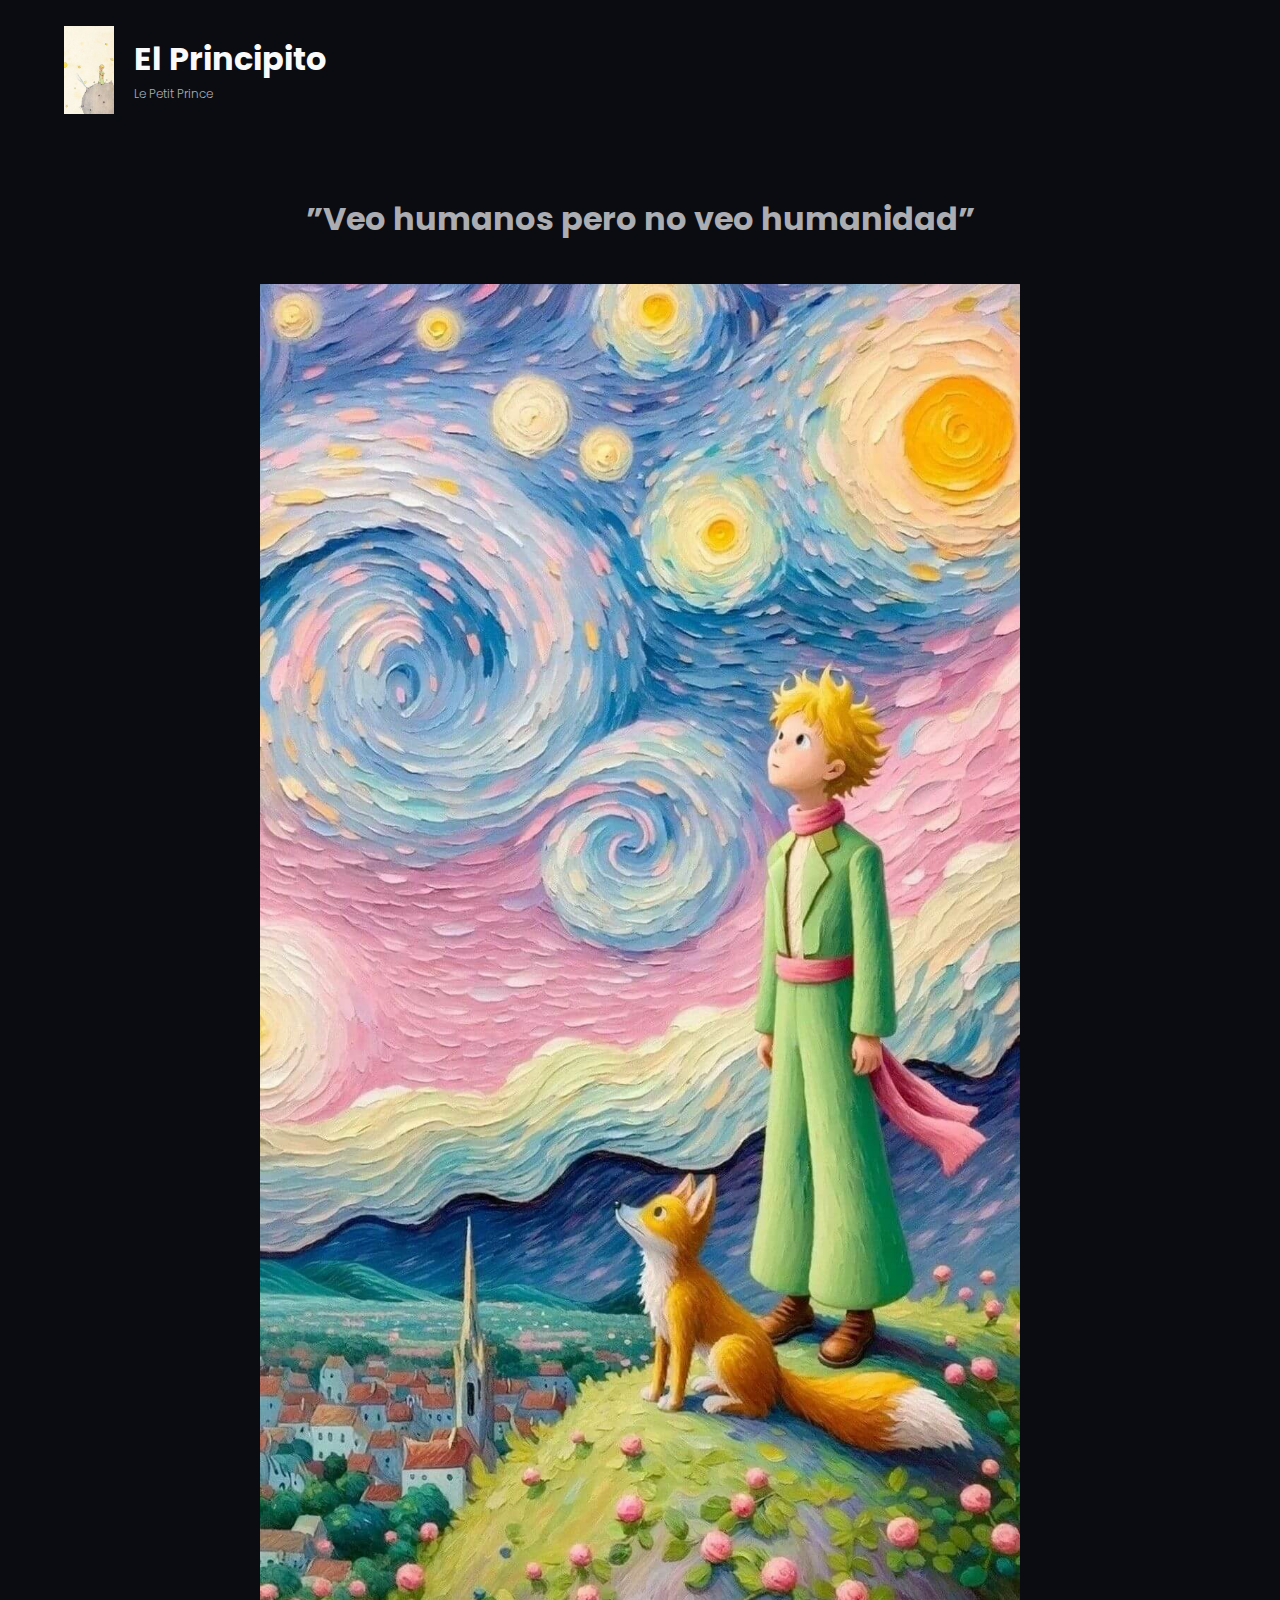
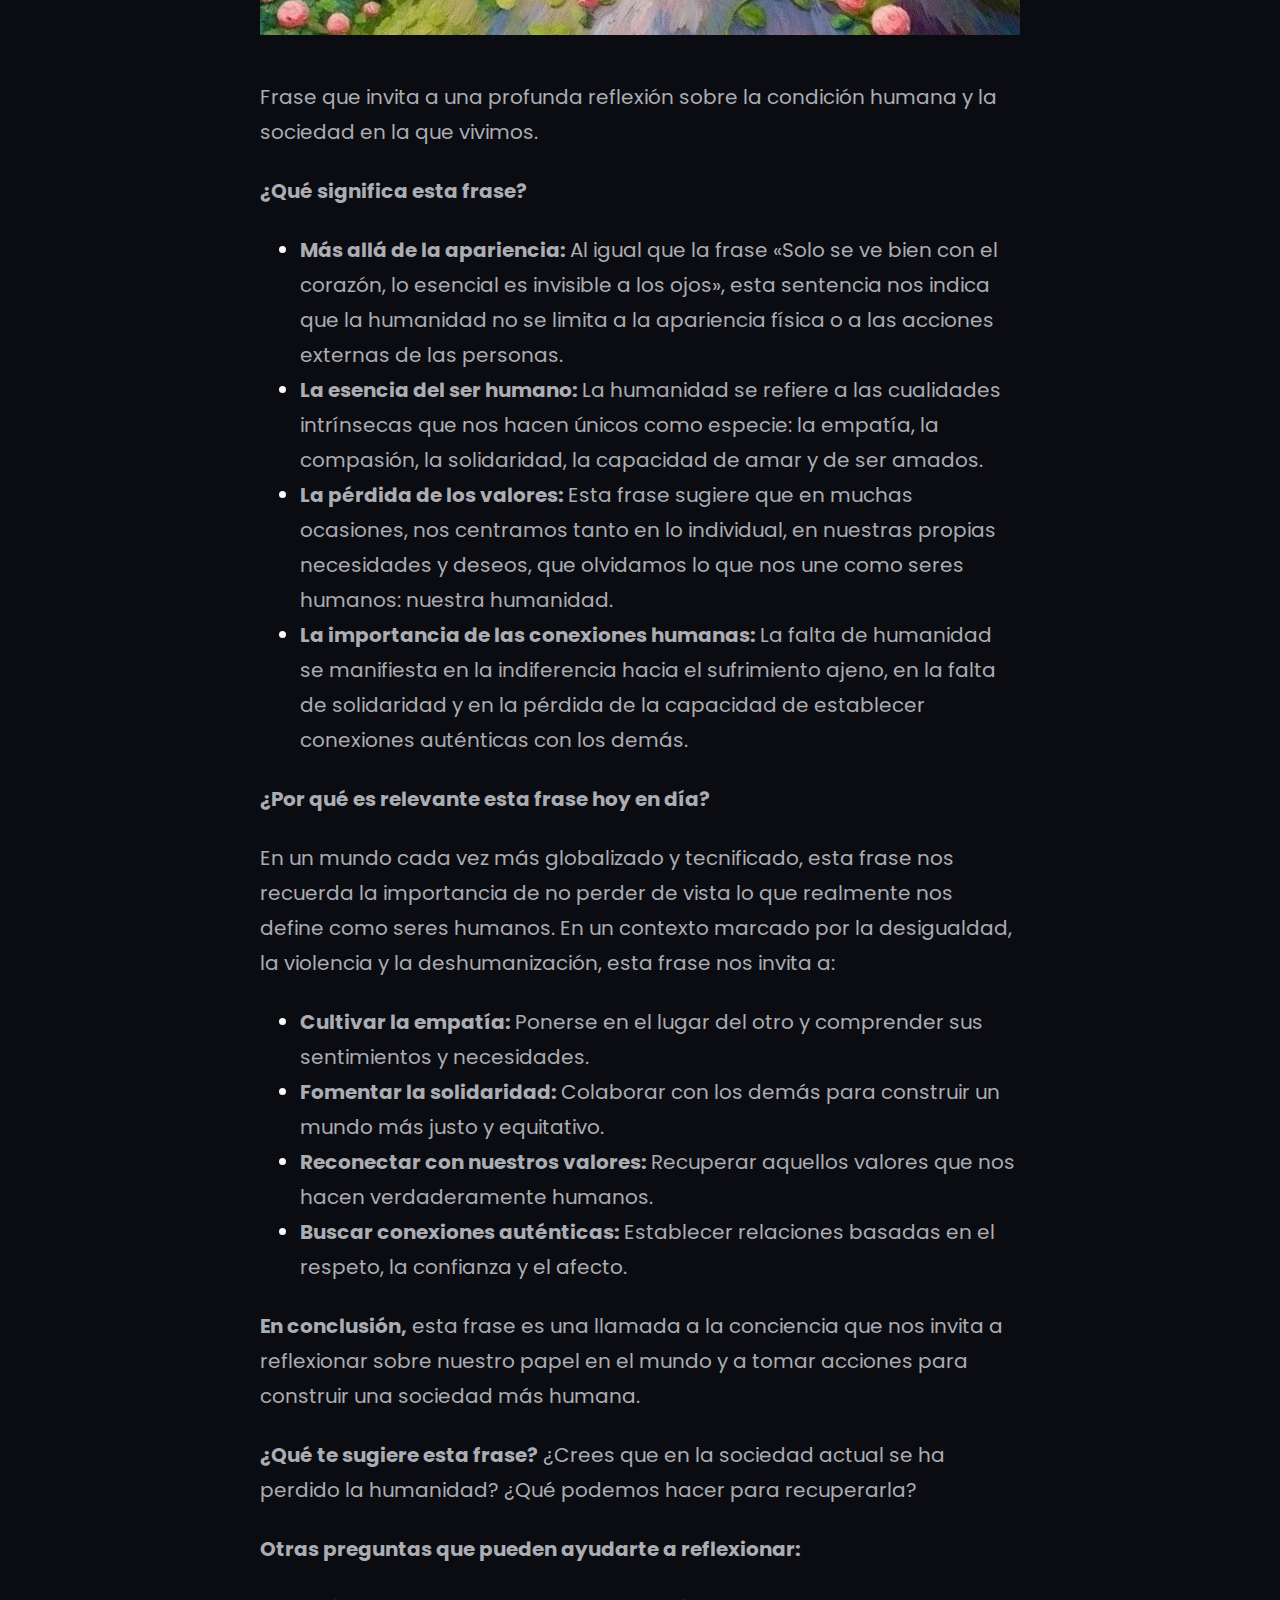
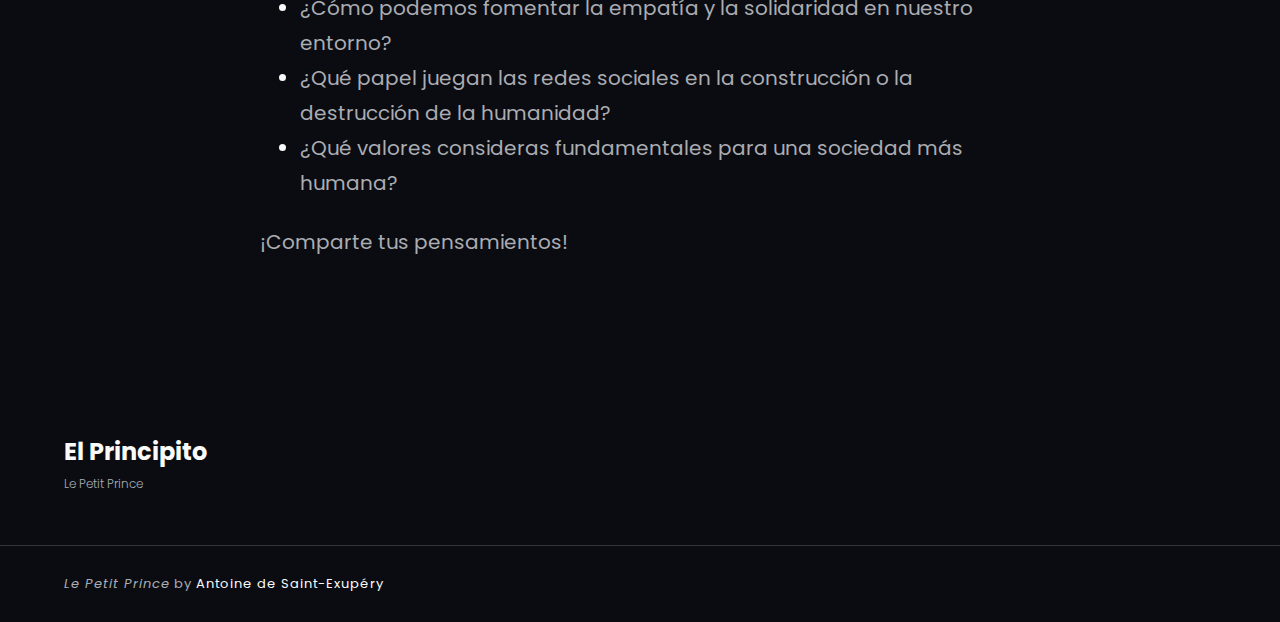
<file: veo-humanos-pero-no-veo-humanidad/index.html>
<!DOCTYPE html>
<html lang="es">
<head>
	<meta charset="UTF-8">
	<meta name="viewport" content="width=device-width, initial-scale=1">
<meta name="robots" content="max-image-preview:large">
<title>”Veo humanos pero no veo humanidad” &#8211; El Principito</title>
<link rel="dns-prefetch" href="https://galgorium.github.io/ElPrincipito">
<link rel="alternate" type="application/rss+xml" title="El Principito &raquo; Feed" href="https://galgorium.github.io/ElPrincipito/feed/">
<link rel="alternate" type="application/rss+xml" title="El Principito &raquo; Feed de los comentarios" href="https://galgorium.github.io/ElPrincipito/comments/feed/">
<link rel="alternate" type="application/rss+xml" title="El Principito &raquo; Comentario ”Veo humanos pero no veo humanidad” del feed" href="https://galgorium.github.io/ElPrincipito/veo-humanos-pero-no-veo-humanidad/feed/">
<script>
window._wpemojiSettings = {"baseUrl":"https:\/\/s.w.org\/images\/core\/emoji\/15.0.3\/72x72\/","ext":".png","svgUrl":"https:\/\/s.w.org\/images\/core\/emoji\/15.0.3\/svg\/","svgExt":".svg","source":{"concatemoji":"https:\/\/galgorium.github.io\/ElPrincipito\/wp-includes\/js\/wp-emoji-release.min.js?ver=6.6.2"}};
/*! This file is auto-generated */
!function(i,n){var o,s,e;function c(e){try{var t={supportTests:e,timestamp:(new Date).valueOf()};sessionStorage.setItem(o,JSON.stringify(t))}catch(e){}}function p(e,t,n){e.clearRect(0,0,e.canvas.width,e.canvas.height),e.fillText(t,0,0);var t=new Uint32Array(e.getImageData(0,0,e.canvas.width,e.canvas.height).data),r=(e.clearRect(0,0,e.canvas.width,e.canvas.height),e.fillText(n,0,0),new Uint32Array(e.getImageData(0,0,e.canvas.width,e.canvas.height).data));return t.every(function(e,t){return e===r[t]})}function u(e,t,n){switch(t){case"flag":return n(e,"🏳️‍⚧️","🏳️​⚧️")?!1:!n(e,"🇺🇳","🇺​🇳")&&!n(e,"🏴󠁧󠁢󠁥󠁮󠁧󠁿","🏴​󠁧​󠁢​󠁥​󠁮​󠁧​󠁿");case"emoji":return!n(e,"🐦‍⬛","🐦​⬛")}return!1}function f(e,t,n){var r="undefined"!=typeof WorkerGlobalScope&&self instanceof WorkerGlobalScope?new OffscreenCanvas(300,150):i.createElement("canvas"),a=r.getContext("2d",{willReadFrequently:!0}),o=(a.textBaseline="top",a.font="600 32px Arial",{});return e.forEach(function(e){o[e]=t(a,e,n)}),o}function t(e){var t=i.createElement("script");t.src=e,t.defer=!0,i.head.appendChild(t)}"undefined"!=typeof Promise&&(o="wpEmojiSettingsSupports",s=["flag","emoji"],n.supports={everything:!0,everythingExceptFlag:!0},e=new Promise(function(e){i.addEventListener("DOMContentLoaded",e,{once:!0})}),new Promise(function(t){var n=function(){try{var e=JSON.parse(sessionStorage.getItem(o));if("object"==typeof e&&"number"==typeof e.timestamp&&(new Date).valueOf()<e.timestamp+604800&&"object"==typeof e.supportTests)return e.supportTests}catch(e){}return null}();if(!n){if("undefined"!=typeof Worker&&"undefined"!=typeof OffscreenCanvas&&"undefined"!=typeof URL&&URL.createObjectURL&&"undefined"!=typeof Blob)try{var e="postMessage("+f.toString()+"("+[JSON.stringify(s),u.toString(),p.toString()].join(",")+"));",r=new Blob([e],{type:"text/javascript"}),a=new Worker(URL.createObjectURL(r),{name:"wpTestEmojiSupports"});return void(a.onmessage=function(e){c(n=e.data),a.terminate(),t(n)})}catch(e){}c(n=f(s,u,p))}t(n)}).then(function(e){for(var t in e)n.supports[t]=e[t],n.supports.everything=n.supports.everything&&n.supports[t],"flag"!==t&&(n.supports.everythingExceptFlag=n.supports.everythingExceptFlag&&n.supports[t]);n.supports.everythingExceptFlag=n.supports.everythingExceptFlag&&!n.supports.flag,n.DOMReady=!1,n.readyCallback=function(){n.DOMReady=!0}}).then(function(){return e}).then(function(){var e;n.supports.everything||(n.readyCallback(),(e=n.source||{}).concatemoji?t(e.concatemoji):e.wpemoji&&e.twemoji&&(t(e.twemoji),t(e.wpemoji)))}))}((window,document),window._wpemojiSettings);
</script>
<style id="wp-block-site-logo-inline-css">.wp-block-site-logo{box-sizing:border-box;line-height:0}.wp-block-site-logo a{display:inline-block;line-height:0}.wp-block-site-logo.is-default-size img{height:auto;width:120px}.wp-block-site-logo img{height:auto;max-width:100%}.wp-block-site-logo a,.wp-block-site-logo img{border-radius:inherit}.wp-block-site-logo.aligncenter{margin-left:auto;margin-right:auto;text-align:center}:root :where(.wp-block-site-logo.is-style-rounded){border-radius:9999px}</style>
<style id="wp-block-site-title-inline-css">:root :where(.wp-block-site-title a){color:inherit}</style>
<style id="wp-block-group-inline-css">.wp-block-group{box-sizing:border-box}:where(.wp-block-group.wp-block-group-is-layout-constrained){position:relative}</style>
<style id="wp-block-group-theme-inline-css">:where(.wp-block-group.has-background){padding:1.25em 2.375em}</style>
<style id="wp-block-template-part-theme-inline-css">:root :where(.wp-block-template-part.has-background){margin-bottom:0;margin-top:0;padding:1.25em 2.375em}</style>
<style id="wp-block-post-title-inline-css">.wp-block-post-title{box-sizing:border-box;word-break:break-word}.wp-block-post-title a{display:inline-block}</style>
<style id="wp-block-post-featured-image-inline-css">.wp-block-post-featured-image{margin-left:0;margin-right:0}.wp-block-post-featured-image a{display:block;height:100%}.wp-block-post-featured-image :where(img){box-sizing:border-box;height:auto;max-width:100%;vertical-align:bottom;width:100%}.wp-block-post-featured-image.alignfull img,.wp-block-post-featured-image.alignwide img{width:100%}.wp-block-post-featured-image .wp-block-post-featured-image__overlay.has-background-dim{background-color:#000;inset:0;position:absolute}.wp-block-post-featured-image{position:relative}.wp-block-post-featured-image .wp-block-post-featured-image__overlay.has-background-gradient{background-color:initial}.wp-block-post-featured-image .wp-block-post-featured-image__overlay.has-background-dim-0{opacity:0}.wp-block-post-featured-image .wp-block-post-featured-image__overlay.has-background-dim-10{opacity:.1}.wp-block-post-featured-image .wp-block-post-featured-image__overlay.has-background-dim-20{opacity:.2}.wp-block-post-featured-image .wp-block-post-featured-image__overlay.has-background-dim-30{opacity:.3}.wp-block-post-featured-image .wp-block-post-featured-image__overlay.has-background-dim-40{opacity:.4}.wp-block-post-featured-image .wp-block-post-featured-image__overlay.has-background-dim-50{opacity:.5}.wp-block-post-featured-image .wp-block-post-featured-image__overlay.has-background-dim-60{opacity:.6}.wp-block-post-featured-image .wp-block-post-featured-image__overlay.has-background-dim-70{opacity:.7}.wp-block-post-featured-image .wp-block-post-featured-image__overlay.has-background-dim-80{opacity:.8}.wp-block-post-featured-image .wp-block-post-featured-image__overlay.has-background-dim-90{opacity:.9}.wp-block-post-featured-image .wp-block-post-featured-image__overlay.has-background-dim-100{opacity:1}.wp-block-post-featured-image:where(.alignleft,.alignright){width:100%}</style>
<style id="wp-block-paragraph-inline-css">.is-small-text{font-size:.875em}.is-regular-text{font-size:1em}.is-large-text{font-size:2.25em}.is-larger-text{font-size:3em}.has-drop-cap:not(:focus):first-letter{float:left;font-size:8.4em;font-style:normal;font-weight:100;line-height:.68;margin:.05em .1em 0 0;text-transform:uppercase}body.rtl .has-drop-cap:not(:focus):first-letter{float:none;margin-left:.1em}p.has-drop-cap.has-background{overflow:hidden}:root :where(p.has-background){padding:1.25em 2.375em}:where(p.has-text-color:not(.has-link-color)) a{color:inherit}p.has-text-align-left[style*="writing-mode:vertical-lr"],p.has-text-align-right[style*="writing-mode:vertical-rl"]{rotate:180deg}</style>
<style id="wp-block-list-inline-css">ol,ul{box-sizing:border-box}:root :where(ul.has-background,ol.has-background){padding:1.25em 2.375em}</style>
<style id="wp-block-spacer-inline-css">.wp-block-spacer{clear:both}</style>
<style id="wp-block-columns-inline-css">.wp-block-columns{align-items:normal!important;box-sizing:border-box;display:flex;flex-wrap:wrap!important}@media (min-width:782px){.wp-block-columns{flex-wrap:nowrap!important}}.wp-block-columns.are-vertically-aligned-top{align-items:flex-start}.wp-block-columns.are-vertically-aligned-center{align-items:center}.wp-block-columns.are-vertically-aligned-bottom{align-items:flex-end}@media (max-width:781px){.wp-block-columns:not(.is-not-stacked-on-mobile)>.wp-block-column{flex-basis:100%!important}}@media (min-width:782px){.wp-block-columns:not(.is-not-stacked-on-mobile)>.wp-block-column{flex-basis:0;flex-grow:1}.wp-block-columns:not(.is-not-stacked-on-mobile)>.wp-block-column[style*=flex-basis]{flex-grow:0}}.wp-block-columns.is-not-stacked-on-mobile{flex-wrap:nowrap!important}.wp-block-columns.is-not-stacked-on-mobile>.wp-block-column{flex-basis:0;flex-grow:1}.wp-block-columns.is-not-stacked-on-mobile>.wp-block-column[style*=flex-basis]{flex-grow:0}:where(.wp-block-columns){margin-bottom:1.75em}:where(.wp-block-columns.has-background){padding:1.25em 2.375em}.wp-block-column{flex-grow:1;min-width:0;overflow-wrap:break-word;word-break:break-word}.wp-block-column.is-vertically-aligned-top{align-self:flex-start}.wp-block-column.is-vertically-aligned-center{align-self:center}.wp-block-column.is-vertically-aligned-bottom{align-self:flex-end}.wp-block-column.is-vertically-aligned-stretch{align-self:stretch}.wp-block-column.is-vertically-aligned-bottom,.wp-block-column.is-vertically-aligned-center,.wp-block-column.is-vertically-aligned-top{width:100%}</style>
<style id="wp-emoji-styles-inline-css">img.wp-smiley, img.emoji {
		display: inline !important;
		border: none !important;
		box-shadow: none !important;
		height: 1em !important;
		width: 1em !important;
		margin: 0 0.07em !important;
		vertical-align: -0.1em !important;
		background: none !important;
		padding: 0 !important;
	}</style>
<style id="wp-block-library-inline-css">:root{--wp-admin-theme-color:#007cba;--wp-admin-theme-color--rgb:0,124,186;--wp-admin-theme-color-darker-10:#006ba1;--wp-admin-theme-color-darker-10--rgb:0,107,161;--wp-admin-theme-color-darker-20:#005a87;--wp-admin-theme-color-darker-20--rgb:0,90,135;--wp-admin-border-width-focus:2px;--wp-block-synced-color:#7a00df;--wp-block-synced-color--rgb:122,0,223;--wp-bound-block-color:var(--wp-block-synced-color)}@media (min-resolution:192dpi){:root{--wp-admin-border-width-focus:1.5px}}.wp-element-button{cursor:pointer}:root{--wp--preset--font-size--normal:16px;--wp--preset--font-size--huge:42px}:root .has-very-light-gray-background-color{background-color:#eee}:root .has-very-dark-gray-background-color{background-color:#313131}:root .has-very-light-gray-color{color:#eee}:root .has-very-dark-gray-color{color:#313131}:root .has-vivid-green-cyan-to-vivid-cyan-blue-gradient-background{background:linear-gradient(135deg,#00d084,#0693e3)}:root .has-purple-crush-gradient-background{background:linear-gradient(135deg,#34e2e4,#4721fb 50%,#ab1dfe)}:root .has-hazy-dawn-gradient-background{background:linear-gradient(135deg,#faaca8,#dad0ec)}:root .has-subdued-olive-gradient-background{background:linear-gradient(135deg,#fafae1,#67a671)}:root .has-atomic-cream-gradient-background{background:linear-gradient(135deg,#fdd79a,#004a59)}:root .has-nightshade-gradient-background{background:linear-gradient(135deg,#330968,#31cdcf)}:root .has-midnight-gradient-background{background:linear-gradient(135deg,#020381,#2874fc)}.has-regular-font-size{font-size:1em}.has-larger-font-size{font-size:2.625em}.has-normal-font-size{font-size:var(--wp--preset--font-size--normal)}.has-huge-font-size{font-size:var(--wp--preset--font-size--huge)}.has-text-align-center{text-align:center}.has-text-align-left{text-align:left}.has-text-align-right{text-align:right}#end-resizable-editor-section{display:none}.aligncenter{clear:both}.items-justified-left{justify-content:flex-start}.items-justified-center{justify-content:center}.items-justified-right{justify-content:flex-end}.items-justified-space-between{justify-content:space-between}.screen-reader-text{border:0;clip:rect(1px,1px,1px,1px);clip-path:inset(50%);height:1px;margin:-1px;overflow:hidden;padding:0;position:absolute;width:1px;word-wrap:normal!important}.screen-reader-text:focus{background-color:#ddd;clip:auto!important;clip-path:none;color:#444;display:block;font-size:1em;height:auto;left:5px;line-height:normal;padding:15px 23px 14px;text-decoration:none;top:5px;width:auto;z-index:100000}html :where(.has-border-color){border-style:solid}html :where([style*=border-top-color]){border-top-style:solid}html :where([style*=border-right-color]){border-right-style:solid}html :where([style*=border-bottom-color]){border-bottom-style:solid}html :where([style*=border-left-color]){border-left-style:solid}html :where([style*=border-width]){border-style:solid}html :where([style*=border-top-width]){border-top-style:solid}html :where([style*=border-right-width]){border-right-style:solid}html :where([style*=border-bottom-width]){border-bottom-style:solid}html :where([style*=border-left-width]){border-left-style:solid}html :where(img[class*=wp-image-]){height:auto;max-width:100%}:where(figure){margin:0 0 1em}html :where(.is-position-sticky){--wp-admin--admin-bar--position-offset:var(--wp-admin--admin-bar--height,0px)}@media screen and (max-width:600px){html :where(.is-position-sticky){--wp-admin--admin-bar--position-offset:0px}}</style>
<style id="global-styles-inline-css">:root{--wp--preset--aspect-ratio--square: 1;--wp--preset--aspect-ratio--4-3: 4/3;--wp--preset--aspect-ratio--3-4: 3/4;--wp--preset--aspect-ratio--3-2: 3/2;--wp--preset--aspect-ratio--2-3: 2/3;--wp--preset--aspect-ratio--16-9: 16/9;--wp--preset--aspect-ratio--9-16: 9/16;--wp--preset--color--black: #000000;--wp--preset--color--cyan-bluish-gray: #abb8c3;--wp--preset--color--white: #ffffff;--wp--preset--color--pale-pink: #f78da7;--wp--preset--color--vivid-red: #cf2e2e;--wp--preset--color--luminous-vivid-orange: #ff6900;--wp--preset--color--luminous-vivid-amber: #fcb900;--wp--preset--color--light-green-cyan: #7bdcb5;--wp--preset--color--vivid-green-cyan: #00d084;--wp--preset--color--pale-cyan-blue: #8ed1fc;--wp--preset--color--vivid-cyan-blue: #0693e3;--wp--preset--color--vivid-purple: #9b51e0;--wp--preset--color--background: #0A0C11;--wp--preset--color--foreground: #ffffff;--wp--preset--color--primary: #2292b1;--wp--preset--color--secondary: #222222;--wp--preset--color--tertiary: #0a0a0a;--wp--preset--color--text-link: #fafafa;--wp--preset--color--body-text: #abadb3;--wp--preset--color--meta: #666666;--wp--preset--color--border-color: #323438;--wp--preset--color--color-light: #fbfbfb;--wp--preset--color--color-dark: #000000;--wp--preset--color--footer-text: #999999;--wp--preset--color--footer-border-dark: #313131;--wp--preset--color--gray: #cccccc;--wp--preset--color--patrick-blue: #1b3385;--wp--preset--color--blue-green: #25c5c9;--wp--preset--gradient--vivid-cyan-blue-to-vivid-purple: linear-gradient(135deg,rgba(6,147,227,1) 0%,rgb(155,81,224) 100%);--wp--preset--gradient--light-green-cyan-to-vivid-green-cyan: linear-gradient(135deg,rgb(122,220,180) 0%,rgb(0,208,130) 100%);--wp--preset--gradient--luminous-vivid-amber-to-luminous-vivid-orange: linear-gradient(135deg,rgba(252,185,0,1) 0%,rgba(255,105,0,1) 100%);--wp--preset--gradient--luminous-vivid-orange-to-vivid-red: linear-gradient(135deg,rgba(255,105,0,1) 0%,rgb(207,46,46) 100%);--wp--preset--gradient--very-light-gray-to-cyan-bluish-gray: linear-gradient(135deg,rgb(238,238,238) 0%,rgb(169,184,195) 100%);--wp--preset--gradient--cool-to-warm-spectrum: linear-gradient(135deg,rgb(74,234,220) 0%,rgb(151,120,209) 20%,rgb(207,42,186) 40%,rgb(238,44,130) 60%,rgb(251,105,98) 80%,rgb(254,248,76) 100%);--wp--preset--gradient--blush-light-purple: linear-gradient(135deg,rgb(255,206,236) 0%,rgb(152,150,240) 100%);--wp--preset--gradient--blush-bordeaux: linear-gradient(135deg,rgb(254,205,165) 0%,rgb(254,45,45) 50%,rgb(107,0,62) 100%);--wp--preset--gradient--luminous-dusk: linear-gradient(135deg,rgb(255,203,112) 0%,rgb(199,81,192) 50%,rgb(65,88,208) 100%);--wp--preset--gradient--pale-ocean: linear-gradient(135deg,rgb(255,245,203) 0%,rgb(182,227,212) 50%,rgb(51,167,181) 100%);--wp--preset--gradient--electric-grass: linear-gradient(135deg,rgb(202,248,128) 0%,rgb(113,206,126) 100%);--wp--preset--gradient--midnight: linear-gradient(135deg,rgb(2,3,129) 0%,rgb(40,116,252) 100%);--wp--preset--gradient--horizontal-patrick-blue-to-blue-green: linear-gradient(to right,var(--wp--preset--color--patrick-blue) 0%,var(--wp--preset--color--blue-green) 100%);--wp--preset--font-size--small: 15px;--wp--preset--font-size--medium: 16px;--wp--preset--font-size--large: clamp(24px,4.2vw,32px);--wp--preset--font-size--x-large: 42px;--wp--preset--font-size--tiny: 13px;--wp--preset--font-size--extra-small: 14px;--wp--preset--font-size--upper-heading: 18px;--wp--preset--font-size--normal: clamp(18px,1.6vw,20px);--wp--preset--font-size--content-heading: clamp(22px,3vw,24px);--wp--preset--font-size--extra-large: clamp(28px,6vw,36px);--wp--preset--font-size--product-heading: clamp(32px,4.8vw,42px);--wp--preset--font-size--huge: clamp(42px,5.2vw,80px);--wp--preset--font-size--colossal: clamp(46px,5.2vw,110px);--wp--preset--font-family--poppins: "Poppins", serif;--wp--preset--spacing--20: 0.44rem;--wp--preset--spacing--30: 0.67rem;--wp--preset--spacing--40: 1rem;--wp--preset--spacing--50: 1.5rem;--wp--preset--spacing--60: 2.25rem;--wp--preset--spacing--70: 3.38rem;--wp--preset--spacing--80: 5.06rem;--wp--preset--shadow--natural: 6px 6px 9px rgba(0, 0, 0, 0.2);--wp--preset--shadow--deep: 12px 12px 50px rgba(0, 0, 0, 0.4);--wp--preset--shadow--sharp: 6px 6px 0px rgba(0, 0, 0, 0.2);--wp--preset--shadow--outlined: 6px 6px 0px -3px rgba(255, 255, 255, 1), 6px 6px rgba(0, 0, 0, 1);--wp--preset--shadow--crisp: 6px 6px 0px rgba(0, 0, 0, 1);--wp--custom--spacing--tiny: clamp(21px, 2vw, 28px);--wp--custom--spacing--extra-small: clamp(28px, 3.5vw, 35px);--wp--custom--spacing--wp-comment-horizontal: clamp(30px, 3.7vw, 70px);--wp--custom--spacing--wp-comment-vertical: clamp(30px, 3.5vw, 49px);--wp--custom--spacing--wp-block-sidebar: clamp(7px,3.5vw,60px);--wp--custom--spacing--wp-block-sidebar-widget: clamp(35px, 3.5vw, 49px);--wp--custom--spacing--wp-block-page-numbers: clamp(49px, 3.3vw, 63px);--wp--custom--spacing--wp-footer-vertical: clamp(30px, 4vw, 70px);--wp--custom--spacing--normal: clamp(30px, 3.5vw, 40px);--wp--custom--spacing--small: max(1.75rem, 5vw);--wp--custom--spacing--medium: clamp(2rem, 8vw, calc(4 * var(--wp--style--block-gap)));--wp--custom--spacing--large: clamp(3.5rem, 10vw, 5.0625rem);--wp--custom--spacing--outer: var(--wp--custom--spacing--small, 1.25rem);--wp--custom--spacing--section-block-top: clamp(42px, 7.5vw, 140px);--wp--custom--spacing--section-block-bottom: clamp(12px, 5.5vw, 70px);--wp--custom--spacing--section-pricing-content: clamp(21px, 5.5vw, 42px);--wp--custom--spacing--main-block-gap: clamp(42px, 4.5vw, 70px);--wp--custom--spacing--testimonial-inner-gap: clamp(35px, 3.5vw, 42px);--wp--custom--spacing--group-heading-bottom-gap: clamp(35px, 3.5vw, 56px);--wp--custom--typography--font-size--heading-one: clamp(36px,3.5vw,58px);--wp--custom--typography--font-size--heading-two: clamp(32px,2.6vw,49px);--wp--custom--typography--font-size--heading-three: clamp(28px,1.9vw,36px);--wp--custom--typography--font-size--heading-four: clamp(24px,2vw,28px);--wp--custom--typography--font-size--heading-five: clamp(22px,1.3vw,24px);--wp--custom--typography--font-size--heading-six: 18px;--wp--custom--typography--font-size--huge-post-title: clamp(38px,4vw,70px);--wp--custom--typography--line-height--heading-one: 1.38;--wp--custom--typography--line-height--heading-two: 1.43;--wp--custom--typography--line-height--heading-three: 1.31;--wp--custom--typography--line-height--heading-four: 1.5;--wp--custom--typography--line-height--heading-five: 1.458333333333333;--wp--custom--typography--line-height--heading-six: 1.56;--wp--custom--typography--line-height--paragraph: 1.75;--wp--custom--typography--line-height--post-title: 1.38;--wp--custom--typography--line-height--extra-small: 21px;--wp--custom--typography--line-height--small: 28px;--wp--custom--typography--line-height--normal: normal;--wp--custom--typography--font-weight--light: 300;--wp--custom--typography--font-weight--regular: 400;--wp--custom--typography--font-weight--medium: 500;--wp--custom--typography--font-weight--bold: 700;--wp--custom--typography--font-weight--black: 900;}:root { --wp--style--global--content-size: 760px;--wp--style--global--wide-size: 1400px; }:where(body) { margin: 0; }.wp-site-blocks > .alignleft { float: left; margin-right: 2em; }.wp-site-blocks > .alignright { float: right; margin-left: 2em; }.wp-site-blocks > .aligncenter { justify-content: center; margin-left: auto; margin-right: auto; }:where(.wp-site-blocks) > * { margin-block-start: 1.5rem; margin-block-end: 0; }:where(.wp-site-blocks) > :first-child { margin-block-start: 0; }:where(.wp-site-blocks) > :last-child { margin-block-end: 0; }:root { --wp--style--block-gap: 1.5rem; }:root :where(.is-layout-flow) > :first-child{margin-block-start: 0;}:root :where(.is-layout-flow) > :last-child{margin-block-end: 0;}:root :where(.is-layout-flow) > *{margin-block-start: 1.5rem;margin-block-end: 0;}:root :where(.is-layout-constrained) > :first-child{margin-block-start: 0;}:root :where(.is-layout-constrained) > :last-child{margin-block-end: 0;}:root :where(.is-layout-constrained) > *{margin-block-start: 1.5rem;margin-block-end: 0;}:root :where(.is-layout-flex){gap: 1.5rem;}:root :where(.is-layout-grid){gap: 1.5rem;}.is-layout-flow > .alignleft{float: left;margin-inline-start: 0;margin-inline-end: 2em;}.is-layout-flow > .alignright{float: right;margin-inline-start: 2em;margin-inline-end: 0;}.is-layout-flow > .aligncenter{margin-left: auto !important;margin-right: auto !important;}.is-layout-constrained > .alignleft{float: left;margin-inline-start: 0;margin-inline-end: 2em;}.is-layout-constrained > .alignright{float: right;margin-inline-start: 2em;margin-inline-end: 0;}.is-layout-constrained > .aligncenter{margin-left: auto !important;margin-right: auto !important;}.is-layout-constrained > :where(:not(.alignleft):not(.alignright):not(.alignfull)){max-width: var(--wp--style--global--content-size);margin-left: auto !important;margin-right: auto !important;}.is-layout-constrained > .alignwide{max-width: var(--wp--style--global--wide-size);}body .is-layout-flex{display: flex;}.is-layout-flex{flex-wrap: wrap;align-items: center;}.is-layout-flex > :is(*, div){margin: 0;}body .is-layout-grid{display: grid;}.is-layout-grid > :is(*, div){margin: 0;}body{background-color: var(--wp--preset--color--background);color: var(--wp--preset--color--body-text);font-family: var(--wp--preset--font-family--poppins);font-size: var(--wp--preset--font-size--normal);font-weight: 400;line-height: var(--wp--custom--typography--line-height--paragraph);padding-top: 0px;padding-right: 0px;padding-bottom: 0px;padding-left: 0px;}a:where(:not(.wp-element-button)){color: var(--wp--preset--color--text-link);text-decoration: underline;}h1{font-size: var(--wp--custom--typography--font-size--heading-one);line-height: var(--wp--custom--typography--line-height--heading-one);}h2{font-size: var(--wp--custom--typography--font-size--heading-two);line-height: var(--wp--custom--typography--line-height--heading-two);}h3{font-size: var(--wp--custom--typography--font-size--heading-three);line-height: var(--wp--custom--typography--line-height--heading-three);}h4{font-size: var(--wp--custom--typography--font-size--heading-four);line-height: var(--wp--custom--typography--line-height--heading-four);}h5{font-size: var(--wp--custom--typography--font-size--heading-five);line-height: var(--wp--custom--typography--line-height--heading-five);}h6{font-size: var(--wp--custom--typography--font-size--heading-six);line-height: var(--wp--custom--typography--line-height--heading-six);}:root :where(.wp-element-button, .wp-block-button__link){background-color: #32373c;border-width: 0;color: #fff;font-family: inherit;font-size: inherit;line-height: inherit;padding: calc(0.667em + 2px) calc(1.333em + 2px);text-decoration: none;}.has-black-color{color: var(--wp--preset--color--black) !important;}.has-cyan-bluish-gray-color{color: var(--wp--preset--color--cyan-bluish-gray) !important;}.has-white-color{color: var(--wp--preset--color--white) !important;}.has-pale-pink-color{color: var(--wp--preset--color--pale-pink) !important;}.has-vivid-red-color{color: var(--wp--preset--color--vivid-red) !important;}.has-luminous-vivid-orange-color{color: var(--wp--preset--color--luminous-vivid-orange) !important;}.has-luminous-vivid-amber-color{color: var(--wp--preset--color--luminous-vivid-amber) !important;}.has-light-green-cyan-color{color: var(--wp--preset--color--light-green-cyan) !important;}.has-vivid-green-cyan-color{color: var(--wp--preset--color--vivid-green-cyan) !important;}.has-pale-cyan-blue-color{color: var(--wp--preset--color--pale-cyan-blue) !important;}.has-vivid-cyan-blue-color{color: var(--wp--preset--color--vivid-cyan-blue) !important;}.has-vivid-purple-color{color: var(--wp--preset--color--vivid-purple) !important;}.has-background-color{color: var(--wp--preset--color--background) !important;}.has-foreground-color{color: var(--wp--preset--color--foreground) !important;}.has-primary-color{color: var(--wp--preset--color--primary) !important;}.has-secondary-color{color: var(--wp--preset--color--secondary) !important;}.has-tertiary-color{color: var(--wp--preset--color--tertiary) !important;}.has-text-link-color{color: var(--wp--preset--color--text-link) !important;}.has-body-text-color{color: var(--wp--preset--color--body-text) !important;}.has-meta-color{color: var(--wp--preset--color--meta) !important;}.has-border-color-color{color: var(--wp--preset--color--border-color) !important;}.has-color-light-color{color: var(--wp--preset--color--color-light) !important;}.has-color-dark-color{color: var(--wp--preset--color--color-dark) !important;}.has-footer-text-color{color: var(--wp--preset--color--footer-text) !important;}.has-footer-border-dark-color{color: var(--wp--preset--color--footer-border-dark) !important;}.has-gray-color{color: var(--wp--preset--color--gray) !important;}.has-patrick-blue-color{color: var(--wp--preset--color--patrick-blue) !important;}.has-blue-green-color{color: var(--wp--preset--color--blue-green) !important;}.has-black-background-color{background-color: var(--wp--preset--color--black) !important;}.has-cyan-bluish-gray-background-color{background-color: var(--wp--preset--color--cyan-bluish-gray) !important;}.has-white-background-color{background-color: var(--wp--preset--color--white) !important;}.has-pale-pink-background-color{background-color: var(--wp--preset--color--pale-pink) !important;}.has-vivid-red-background-color{background-color: var(--wp--preset--color--vivid-red) !important;}.has-luminous-vivid-orange-background-color{background-color: var(--wp--preset--color--luminous-vivid-orange) !important;}.has-luminous-vivid-amber-background-color{background-color: var(--wp--preset--color--luminous-vivid-amber) !important;}.has-light-green-cyan-background-color{background-color: var(--wp--preset--color--light-green-cyan) !important;}.has-vivid-green-cyan-background-color{background-color: var(--wp--preset--color--vivid-green-cyan) !important;}.has-pale-cyan-blue-background-color{background-color: var(--wp--preset--color--pale-cyan-blue) !important;}.has-vivid-cyan-blue-background-color{background-color: var(--wp--preset--color--vivid-cyan-blue) !important;}.has-vivid-purple-background-color{background-color: var(--wp--preset--color--vivid-purple) !important;}.has-background-background-color{background-color: var(--wp--preset--color--background) !important;}.has-foreground-background-color{background-color: var(--wp--preset--color--foreground) !important;}.has-primary-background-color{background-color: var(--wp--preset--color--primary) !important;}.has-secondary-background-color{background-color: var(--wp--preset--color--secondary) !important;}.has-tertiary-background-color{background-color: var(--wp--preset--color--tertiary) !important;}.has-text-link-background-color{background-color: var(--wp--preset--color--text-link) !important;}.has-body-text-background-color{background-color: var(--wp--preset--color--body-text) !important;}.has-meta-background-color{background-color: var(--wp--preset--color--meta) !important;}.has-border-color-background-color{background-color: var(--wp--preset--color--border-color) !important;}.has-color-light-background-color{background-color: var(--wp--preset--color--color-light) !important;}.has-color-dark-background-color{background-color: var(--wp--preset--color--color-dark) !important;}.has-footer-text-background-color{background-color: var(--wp--preset--color--footer-text) !important;}.has-footer-border-dark-background-color{background-color: var(--wp--preset--color--footer-border-dark) !important;}.has-gray-background-color{background-color: var(--wp--preset--color--gray) !important;}.has-patrick-blue-background-color{background-color: var(--wp--preset--color--patrick-blue) !important;}.has-blue-green-background-color{background-color: var(--wp--preset--color--blue-green) !important;}.has-black-border-color{border-color: var(--wp--preset--color--black) !important;}.has-cyan-bluish-gray-border-color{border-color: var(--wp--preset--color--cyan-bluish-gray) !important;}.has-white-border-color{border-color: var(--wp--preset--color--white) !important;}.has-pale-pink-border-color{border-color: var(--wp--preset--color--pale-pink) !important;}.has-vivid-red-border-color{border-color: var(--wp--preset--color--vivid-red) !important;}.has-luminous-vivid-orange-border-color{border-color: var(--wp--preset--color--luminous-vivid-orange) !important;}.has-luminous-vivid-amber-border-color{border-color: var(--wp--preset--color--luminous-vivid-amber) !important;}.has-light-green-cyan-border-color{border-color: var(--wp--preset--color--light-green-cyan) !important;}.has-vivid-green-cyan-border-color{border-color: var(--wp--preset--color--vivid-green-cyan) !important;}.has-pale-cyan-blue-border-color{border-color: var(--wp--preset--color--pale-cyan-blue) !important;}.has-vivid-cyan-blue-border-color{border-color: var(--wp--preset--color--vivid-cyan-blue) !important;}.has-vivid-purple-border-color{border-color: var(--wp--preset--color--vivid-purple) !important;}.has-background-border-color{border-color: var(--wp--preset--color--background) !important;}.has-foreground-border-color{border-color: var(--wp--preset--color--foreground) !important;}.has-primary-border-color{border-color: var(--wp--preset--color--primary) !important;}.has-secondary-border-color{border-color: var(--wp--preset--color--secondary) !important;}.has-tertiary-border-color{border-color: var(--wp--preset--color--tertiary) !important;}.has-text-link-border-color{border-color: var(--wp--preset--color--text-link) !important;}.has-body-text-border-color{border-color: var(--wp--preset--color--body-text) !important;}.has-meta-border-color{border-color: var(--wp--preset--color--meta) !important;}.has-border-color-border-color{border-color: var(--wp--preset--color--border-color) !important;}.has-color-light-border-color{border-color: var(--wp--preset--color--color-light) !important;}.has-color-dark-border-color{border-color: var(--wp--preset--color--color-dark) !important;}.has-footer-text-border-color{border-color: var(--wp--preset--color--footer-text) !important;}.has-footer-border-dark-border-color{border-color: var(--wp--preset--color--footer-border-dark) !important;}.has-gray-border-color{border-color: var(--wp--preset--color--gray) !important;}.has-patrick-blue-border-color{border-color: var(--wp--preset--color--patrick-blue) !important;}.has-blue-green-border-color{border-color: var(--wp--preset--color--blue-green) !important;}.has-vivid-cyan-blue-to-vivid-purple-gradient-background{background: var(--wp--preset--gradient--vivid-cyan-blue-to-vivid-purple) !important;}.has-light-green-cyan-to-vivid-green-cyan-gradient-background{background: var(--wp--preset--gradient--light-green-cyan-to-vivid-green-cyan) !important;}.has-luminous-vivid-amber-to-luminous-vivid-orange-gradient-background{background: var(--wp--preset--gradient--luminous-vivid-amber-to-luminous-vivid-orange) !important;}.has-luminous-vivid-orange-to-vivid-red-gradient-background{background: var(--wp--preset--gradient--luminous-vivid-orange-to-vivid-red) !important;}.has-very-light-gray-to-cyan-bluish-gray-gradient-background{background: var(--wp--preset--gradient--very-light-gray-to-cyan-bluish-gray) !important;}.has-cool-to-warm-spectrum-gradient-background{background: var(--wp--preset--gradient--cool-to-warm-spectrum) !important;}.has-blush-light-purple-gradient-background{background: var(--wp--preset--gradient--blush-light-purple) !important;}.has-blush-bordeaux-gradient-background{background: var(--wp--preset--gradient--blush-bordeaux) !important;}.has-luminous-dusk-gradient-background{background: var(--wp--preset--gradient--luminous-dusk) !important;}.has-pale-ocean-gradient-background{background: var(--wp--preset--gradient--pale-ocean) !important;}.has-electric-grass-gradient-background{background: var(--wp--preset--gradient--electric-grass) !important;}.has-midnight-gradient-background{background: var(--wp--preset--gradient--midnight) !important;}.has-horizontal-patrick-blue-to-blue-green-gradient-background{background: var(--wp--preset--gradient--horizontal-patrick-blue-to-blue-green) !important;}.has-small-font-size{font-size: var(--wp--preset--font-size--small) !important;}.has-medium-font-size{font-size: var(--wp--preset--font-size--medium) !important;}.has-large-font-size{font-size: var(--wp--preset--font-size--large) !important;}.has-x-large-font-size{font-size: var(--wp--preset--font-size--x-large) !important;}.has-tiny-font-size{font-size: var(--wp--preset--font-size--tiny) !important;}.has-extra-small-font-size{font-size: var(--wp--preset--font-size--extra-small) !important;}.has-upper-heading-font-size{font-size: var(--wp--preset--font-size--upper-heading) !important;}.has-normal-font-size{font-size: var(--wp--preset--font-size--normal) !important;}.has-content-heading-font-size{font-size: var(--wp--preset--font-size--content-heading) !important;}.has-extra-large-font-size{font-size: var(--wp--preset--font-size--extra-large) !important;}.has-product-heading-font-size{font-size: var(--wp--preset--font-size--product-heading) !important;}.has-huge-font-size{font-size: var(--wp--preset--font-size--huge) !important;}.has-colossal-font-size{font-size: var(--wp--preset--font-size--colossal) !important;}.has-poppins-font-family{font-family: var(--wp--preset--font-family--poppins) !important;}
:root :where(.wp-block-post-title){font-size: var(--wp--custom--typography--font-size--heading-four);font-weight: var(--wp--custom--typography--font-weight--bold);line-height: var(--wp--custom--typography--line-height--heading-four);}
:root :where(.wp-block-site-title){font-size: var(--wp--preset--font-size--large);font-weight: var(--wp--custom--typography--font-weight--bold);line-height: var(--wp--custom--typography--line-height--normal);}
:root :where(.wp-block-site-tagline){color: var(--wp--preset--color--body-text);font-size: 12px;font-weight: 300;margin-top: 0;}</style>
<style id="core-block-supports-inline-css">.wp-container-core-group-is-layout-2{gap:20px;}.wp-container-core-group-is-layout-3{justify-content:space-between;}.wp-container-core-group-is-layout-10 > *{margin-block-start:0;margin-block-end:0;}.wp-container-core-group-is-layout-10 > * + *{margin-block-start:0px;margin-block-end:0;}.wp-container-core-columns-is-layout-1{flex-wrap:nowrap;}.wp-container-core-group-is-layout-14{justify-content:space-between;}</style>
<style id="wp-block-template-skip-link-inline-css">.skip-link.screen-reader-text {
			border: 0;
			clip: rect(1px,1px,1px,1px);
			clip-path: inset(50%);
			height: 1px;
			margin: -1px;
			overflow: hidden;
			padding: 0;
			position: absolute !important;
			width: 1px;
			word-wrap: normal !important;
		}

		.skip-link.screen-reader-text:focus {
			background-color: #eee;
			clip: auto !important;
			clip-path: none;
			color: #444;
			display: block;
			font-size: 1em;
			height: auto;
			left: 5px;
			line-height: normal;
			padding: 15px 23px 14px;
			text-decoration: none;
			top: 5px;
			width: auto;
			z-index: 100000;
		}</style>
<link rel="stylesheet" id="bizboost-style-css" href="https://galgorium.github.io/ElPrincipito/wp-content/themes/bizboost/style.css?ver=1718298565" media="all">
<link rel="https://api.w.org/" href="https://galgorium.github.io/ElPrincipito/wp-json/">
<link rel="alternate" title="JSON" type="application/json" href="https://galgorium.github.io/ElPrincipito/wp-json/wp/v2/posts/65">
<link rel="EditURI" type="application/rsd+xml" title="RSD" href="https://galgorium.github.io/ElPrincipito/xmlrpc.php?rsd">
<meta name="generator" content="WordPress 6.6.2">
<link rel="canonical" href="https://galgorium.github.io/ElPrincipito/veo-humanos-pero-no-veo-humanidad/">
<link rel="shortlink" href="https://galgorium.github.io/ElPrincipito/?p=65">
<link rel="alternate" title="oEmbed (JSON)" type="application/json+oembed" href="https://galgorium.github.io/ElPrincipito/wp-json/oembed/1.0/embed?url=http%3A%2F%2Fhttps%3A%2F%2Fgalgorium.github.io%2FElPrincipito%2Fveo-humanos-pero-no-veo-humanidad%2F">
<link rel="alternate" title="oEmbed (XML)" type="text/xml+oembed" href="https://galgorium.github.io/ElPrincipito/wp-json/oembed/1.0/embed?url=http%3A%2F%2Fhttps%3A%2F%2Fgalgorium.github.io%2FElPrincipito%2Fveo-humanos-pero-no-veo-humanidad%2F#038;format=xml">
<style id="wp-fonts-local">@font-face{font-family:Poppins;font-style:normal;font-weight:300;font-display:fallback;src:url('https://galgorium.github.io/ElPrincipito/wp-content/themes/bizboost/assets/fonts/poppins/Poppins-Light.woff2') format('woff2');font-stretch:normal;}
@font-face{font-family:Poppins;font-style:normal;font-weight:400;font-display:fallback;src:url('https://galgorium.github.io/ElPrincipito/wp-content/themes/bizboost/assets/fonts/poppins/Poppins-Regular.woff2') format('woff2');font-stretch:normal;}
@font-face{font-family:Poppins;font-style:italic;font-weight:400;font-display:fallback;src:url('https://galgorium.github.io/ElPrincipito/wp-content/themes/bizboost/assets/fonts/poppins/Poppins-Italic.woff2') format('woff2');font-stretch:normal;}
@font-face{font-family:Poppins;font-style:normal;font-weight:500;font-display:fallback;src:url('https://galgorium.github.io/ElPrincipito/wp-content/themes/bizboost/assets/fonts/poppins/Poppins-Medium.woff2') format('woff2');font-stretch:normal;}
@font-face{font-family:Poppins;font-style:normal;font-weight:600;font-display:fallback;src:url('https://galgorium.github.io/ElPrincipito/wp-content/themes/bizboost/assets/fonts/poppins/Poppins-SemiBold.woff2') format('woff2');font-stretch:normal;}
@font-face{font-family:Poppins;font-style:normal;font-weight:700;font-display:fallback;src:url('https://galgorium.github.io/ElPrincipito/wp-content/themes/bizboost/assets/fonts/poppins/Poppins-Bold.woff2') format('woff2');font-stretch:normal;}
@font-face{font-family:Poppins;font-style:normal;font-weight:800;font-display:fallback;src:url('https://galgorium.github.io/ElPrincipito/wp-content/themes/bizboost/assets/fonts/poppins/Poppins-ExtraBold.woff2') format('woff2');font-stretch:normal;}
@font-face{font-family:Poppins;font-style:normal;font-weight:900;font-display:fallback;src:url('https://galgorium.github.io/ElPrincipito/wp-content/themes/bizboost/assets/fonts/poppins/Poppins-Black.woff2') format('woff2');font-stretch:normal;}</style>
<link rel="icon" href="https://galgorium.github.io/ElPrincipito/wp-content/uploads/2024/06/Le-Petit-Prince-150x150.jpg" sizes="32x32">
<link rel="icon" href="https://galgorium.github.io/ElPrincipito/wp-content/uploads/2024/06/Le-Petit-Prince.jpg" sizes="192x192">
<link rel="apple-touch-icon" href="https://galgorium.github.io/ElPrincipito/wp-content/uploads/2024/06/Le-Petit-Prince.jpg">
<meta name="msapplication-TileImage" content="https://galgorium.github.io/ElPrincipito/wp-content/uploads/2024/06/Le-Petit-Prince.jpg">
</head>

<body class="post-template-default single single-post postid-65 single-format-standard wp-custom-logo wp-embed-responsive">

<div class="wp-site-blocks">
<header class="wp-block-template-part">
<div class="wp-block-group alignfull social-and-toggle-search header-has-nav-centered is-layout-constrained wp-block-group-is-layout-constrained">
<div class="wp-block-group alignwide wp-block-main-header is-layout-constrained wp-block-group-is-layout-constrained">
<div class="wp-block-group alignfull wp-block-main-header-container is-content-justification-space-between is-layout-flex wp-container-core-group-is-layout-3 wp-block-group-is-layout-flex" style="padding-top:var(--wp--custom--spacing--tiny);padding-bottom:var(--wp--custom--spacing--tiny)">
<div class="wp-block-group site-identity is-layout-flex wp-container-core-group-is-layout-2 wp-block-group-is-layout-flex">
<div class="wp-block-site-logo"><a href="https://galgorium.github.io/ElPrincipito/" class="custom-logo-link" rel="home"><img width="50" height="88" src="https://galgorium.github.io/ElPrincipito/wp-content/uploads/2024/06/Le-Petit-Prince.jpg" class="custom-logo" alt="El Principito" decoding="async" srcset="https://galgorium.github.io/ElPrincipito/wp-content/uploads/2024/06/Le-Petit-Prince.jpg 736w, https://galgorium.github.io/ElPrincipito/wp-content/uploads/2024/06/Le-Petit-Prince-169x300.jpg 169w, https://galgorium.github.io/ElPrincipito/wp-content/uploads/2024/06/Le-Petit-Prince-576x1024.jpg 576w" sizes="(max-width: 50px) 100vw, 50px"></a></div>


<div class="wp-block-group is-layout-flow wp-block-group-is-layout-flow">
<h1 class="wp-block-site-title"><a href="https://galgorium.github.io/ElPrincipito/" target="_self" rel="home">El Principito</a></h1>

<p style="margin-top:0;" class="wp-block-site-tagline">Le Petit Prince</p>
</div>
</div>
</div>
</div>
</div>
</header>


<main class="wp-block-group is-layout-flow wp-block-group-is-layout-flow">
<div class="wp-block-group wp-block-inner-page-title is-layout-constrained wp-block-group-is-layout-constrained">
<div class="wp-block-group is-layout-flow wp-block-group-is-layout-flow"><h2 class="has-text-align-center wp-block-post-title">”Veo humanos pero no veo humanidad”</h2></div>
</div>



<div class="wp-block-group is-layout-constrained wp-block-group-is-layout-constrained"><figure style="margin-bottom:var(--wp--custom--spacing--wp-comment-vertical);" class="wp-block-post-featured-image"><img width="1080" height="1920" src="https://galgorium.github.io/ElPrincipito/wp-content/uploads/2024/06/Le-Petit-Prince-by-Pamefarias.jpg" class="attachment-post-thumbnail size-post-thumbnail wp-post-image" alt="" style="object-fit:cover;" decoding="async" fetchpriority="high" srcset="https://galgorium.github.io/ElPrincipito/wp-content/uploads/2024/06/Le-Petit-Prince-by-Pamefarias.jpg 1080w, https://galgorium.github.io/ElPrincipito/wp-content/uploads/2024/06/Le-Petit-Prince-by-Pamefarias-169x300.jpg 169w, https://galgorium.github.io/ElPrincipito/wp-content/uploads/2024/06/Le-Petit-Prince-by-Pamefarias-576x1024.jpg 576w, https://galgorium.github.io/ElPrincipito/wp-content/uploads/2024/06/Le-Petit-Prince-by-Pamefarias-768x1365.jpg 768w, https://galgorium.github.io/ElPrincipito/wp-content/uploads/2024/06/Le-Petit-Prince-by-Pamefarias-864x1536.jpg 864w" sizes="(max-width: 1080px) 100vw, 1080px"></figure></div>


<div class="entry-content wp-block-post-content is-layout-constrained wp-block-post-content-is-layout-constrained">
<p>Frase que invita a una profunda reflexión sobre la condición humana y la sociedad en la que vivimos.</p>



<p><strong>¿Qué significa esta frase?</strong></p>



<ul class="wp-block-list">
<li>
<strong>Más allá de la apariencia:</strong> Al igual que la frase «Solo se ve bien con el corazón, lo esencial es invisible a los ojos», esta sentencia nos indica que la humanidad no se limita a la apariencia física o a las acciones externas de las personas.</li>



<li>
<strong>La esencia del ser humano:</strong> La humanidad se refiere a las cualidades intrínsecas que nos hacen únicos como especie: la empatía, la compasión, la solidaridad, la capacidad de amar y de ser amados.</li>



<li>
<strong>La pérdida de los valores:</strong> Esta frase sugiere que en muchas ocasiones, nos centramos tanto en lo individual, en nuestras propias necesidades y deseos, que olvidamos lo que nos une como seres humanos: nuestra humanidad.</li>



<li>
<strong>La importancia de las conexiones humanas:</strong> La falta de humanidad se manifiesta en la indiferencia hacia el sufrimiento ajeno, en la falta de solidaridad y en la pérdida de la capacidad de establecer conexiones auténticas con los demás.</li>
</ul>



<p><strong>¿Por qué es relevante esta frase hoy en día?</strong></p>



<p>En un mundo cada vez más globalizado y tecnificado, esta frase nos recuerda la importancia de no perder de vista lo que realmente nos define como seres humanos. En un contexto marcado por la desigualdad, la violencia y la deshumanización, esta frase nos invita a:</p>



<ul class="wp-block-list">
<li>
<strong>Cultivar la empatía:</strong> Ponerse en el lugar del otro y comprender sus sentimientos y necesidades.</li>



<li>
<strong>Fomentar la solidaridad:</strong> Colaborar con los demás para construir un mundo más justo y equitativo.</li>



<li>
<strong>Reconectar con nuestros valores:</strong> Recuperar aquellos valores que nos hacen verdaderamente humanos.</li>



<li>
<strong>Buscar conexiones auténticas:</strong> Establecer relaciones basadas en el respeto, la confianza y el afecto.</li>
</ul>



<p><strong>En conclusión,</strong> esta frase es una llamada a la conciencia que nos invita a reflexionar sobre nuestro papel en el mundo y a tomar acciones para construir una sociedad más humana.</p>



<p><strong>¿Qué te sugiere esta frase?</strong> ¿Crees que en la sociedad actual se ha perdido la humanidad? ¿Qué podemos hacer para recuperarla?</p>



<p><strong>Otras preguntas que pueden ayudarte a reflexionar:</strong></p>



<ul class="wp-block-list">
<li>¿Cómo podemos fomentar la empatía y la solidaridad en nuestro entorno?</li>



<li>¿Qué papel juegan las redes sociales en la construcción o la destrucción de la humanidad?</li>



<li>¿Qué valores consideras fundamentales para una sociedad más humana?</li>
</ul>



<p>¡Comparte tus pensamientos!</p>
</div>


<div style="height:32px" aria-hidden="true" class="wp-block-spacer"></div>
</main>


<footer class="wp-block-template-part">
<div class="wp-block-group alignfull is-layout-constrained wp-block-group-is-layout-constrained">
<div class="wp-block-group alignfull wp-block-footer wp-block-widget-area is-layout-constrained wp-block-group-is-layout-constrained">
<div class="wp-block-group alignwide is-layout-flow wp-block-group-is-layout-flow">
<div class="wp-block-columns wp-block-footer-widget-area-columns is-layout-flex wp-container-core-columns-is-layout-1 wp-block-columns-is-layout-flex">
<div class="wp-block-column wp-block-widget is-layout-flow wp-block-column-is-layout-flow">
<div class="wp-block-group is-layout-flow wp-container-core-group-is-layout-10 wp-block-group-is-layout-flow">
<h1 class="wp-block-site-title"><a href="https://galgorium.github.io/ElPrincipito/" target="_self" rel="home">El Principito</a></h1>

<p class="wp-block-site-tagline">Le Petit Prince</p>
</div>
</div>
</div>
</div>
</div>
</div>



<div class="wp-block-group alignfull is-layout-constrained wp-block-group-is-layout-constrained">
<div class="wp-block-group alignfull wp-block-footer  wp-block-site-generator is-layout-constrained wp-block-group-is-layout-constrained">
<div class="wp-block-group alignwide is-content-justification-space-between is-layout-flex wp-container-core-group-is-layout-14 wp-block-group-is-layout-flex">
<p class="has-text-align-left"><em>Le Petit Prince</em> by <a href="https://es.wikipedia.org/wiki/Antoine_de_Saint-Exup%C3%A9ry" data-type="link" data-id="https://es.wikipedia.org/wiki/Antoine_de_Saint-Exup%C3%A9ry" target="_blank" rel="noreferrer noopener nofollow">Antoine de Saint-Exupéry</a></p>
</div>
</div>
</div>
</footer>
</div>
<script id="wp-block-template-skip-link-js-after">( function() {
		var skipLinkTarget = document.querySelector( 'main' ),
			sibling,
			skipLinkTargetID,
			skipLink;

		// Early exit if a skip-link target can't be located.
		if ( ! skipLinkTarget ) {
			return;
		}

		/*
		 * Get the site wrapper.
		 * The skip-link will be injected in the beginning of it.
		 */
		sibling = document.querySelector( '.wp-site-blocks' );

		// Early exit if the root element was not found.
		if ( ! sibling ) {
			return;
		}

		// Get the skip-link target's ID, and generate one if it doesn't exist.
		skipLinkTargetID = skipLinkTarget.id;
		if ( ! skipLinkTargetID ) {
			skipLinkTargetID = 'wp--skip-link--target';
			skipLinkTarget.id = skipLinkTargetID;
		}

		// Create the skip link.
		skipLink = document.createElement( 'a' );
		skipLink.classList.add( 'skip-link', 'screen-reader-text' );
		skipLink.href = '#' + skipLinkTargetID;
		skipLink.innerHTML = 'Saltar al contenido';

		// Inject the skip link.
		sibling.parentElement.insertBefore( skipLink, sibling );
	}() );</script>
<script src="https://galgorium.github.io/ElPrincipito/wp-content/themes/bizboost/assets/js/custom.js?ver=1718298565" id="bizboost-script-js"></script>
<svg style="position: absolute; width: 0; height: 0; overflow: hidden;" version="1.1" xmlns="http://www.w3.org/2000/svg" xmlns:xlink="http://www.w3.org/1999/xlink">
<defs>
<symbol id="icon-behance" viewbox="0 0 37 32">
<path class="path1" d="M33 6.054h-9.125v2.214h9.125v-2.214zM28.5 13.661q-1.607 0-2.607 0.938t-1.107 2.545h7.286q-0.321-3.482-3.571-3.482zM28.786 24.107q1.125 0 2.179-0.571t1.357-1.554h3.946q-1.786 5.482-7.625 5.482-3.821 0-6.080-2.357t-2.259-6.196q0-3.714 2.33-6.17t6.009-2.455q2.464 0 4.295 1.214t2.732 3.196 0.902 4.429q0 0.304-0.036 0.839h-11.75q0 1.982 1.027 3.063t2.973 1.080zM4.946 23.214h5.286q3.661 0 3.661-2.982 0-3.214-3.554-3.214h-5.393v6.196zM4.946 13.625h5.018q1.393 0 2.205-0.652t0.813-2.027q0-2.571-3.393-2.571h-4.643v5.25zM0 4.536h10.607q1.554 0 2.768 0.25t2.259 0.848 1.607 1.723 0.563 2.75q0 3.232-3.071 4.696 2.036 0.571 3.071 2.054t1.036 3.643q0 1.339-0.438 2.438t-1.179 1.848-1.759 1.268-2.161 0.75-2.393 0.232h-10.911v-22.5z"></path>
</symbol>

<symbol id="icon-deviantart" viewbox="0 0 18 32">
<path class="path1" d="M18.286 5.411l-5.411 10.393 0.429 0.554h4.982v7.411h-9.054l-0.786 0.536-2.536 4.875-0.536 0.536h-5.375v-5.411l5.411-10.411-0.429-0.536h-4.982v-7.411h9.054l0.786-0.536 2.536-4.875 0.536-0.536h5.375v5.411z"></path>
</symbol>

<symbol id="icon-medium" viewbox="0 0 32 32">
<path class="path1" d="M10.661 7.518v20.946q0 0.446-0.223 0.759t-0.652 0.313q-0.304 0-0.589-0.143l-8.304-4.161q-0.375-0.179-0.634-0.598t-0.259-0.83v-20.357q0-0.357 0.179-0.607t0.518-0.25q0.25 0 0.786 0.268l9.125 4.571q0.054 0.054 0.054 0.089zM11.804 9.321l9.536 15.464-9.536-4.75v-10.714zM32 9.643v18.821q0 0.446-0.25 0.723t-0.679 0.277-0.839-0.232l-7.875-3.929zM31.946 7.5q0 0.054-4.58 7.491t-5.366 8.705l-6.964-11.321 5.786-9.411q0.304-0.5 0.929-0.5 0.25 0 0.464 0.107l9.661 4.821q0.071 0.036 0.071 0.107z"></path>
</symbol>

<symbol id="icon-slideshare" viewbox="0 0 32 32">
<path class="path1" d="M15.589 13.214q0 1.482-1.134 2.545t-2.723 1.063-2.723-1.063-1.134-2.545q0-1.5 1.134-2.554t2.723-1.054 2.723 1.054 1.134 2.554zM24.554 13.214q0 1.482-1.125 2.545t-2.732 1.063q-1.589 0-2.723-1.063t-1.134-2.545q0-1.5 1.134-2.554t2.723-1.054q1.607 0 2.732 1.054t1.125 2.554zM28.571 16.429v-11.911q0-1.554-0.571-2.205t-1.982-0.652h-19.857q-1.482 0-2.009 0.607t-0.527 2.25v12.018q0.768 0.411 1.58 0.714t1.446 0.5 1.446 0.33 1.268 0.196 1.25 0.071 1.045 0.009 1.009-0.036 0.795-0.036q1.214-0.018 1.696 0.482 0.107 0.107 0.179 0.161 0.464 0.446 1.089 0.911 0.125-1.625 2.107-1.554 0.089 0 0.652 0.027t0.768 0.036 0.813 0.018 0.946-0.018 0.973-0.080 1.089-0.152 1.107-0.241 1.196-0.348 1.205-0.482 1.286-0.616zM31.482 16.339q-2.161 2.661-6.643 4.5 1.5 5.089-0.411 8.304-1.179 2.018-3.268 2.643-1.857 0.571-3.25-0.268-1.536-0.911-1.464-2.929l-0.018-5.821v-0.018q-0.143-0.036-0.438-0.107t-0.42-0.089l-0.018 6.036q0.071 2.036-1.482 2.929-1.411 0.839-3.268 0.268-2.089-0.643-3.25-2.679-1.875-3.214-0.393-8.268-4.482-1.839-6.643-4.5-0.446-0.661-0.071-1.125t1.071 0.018q0.054 0.036 0.196 0.125t0.196 0.143v-12.393q0-1.286 0.839-2.196t2.036-0.911h22.446q1.196 0 2.036 0.911t0.839 2.196v12.393l0.375-0.268q0.696-0.482 1.071-0.018t-0.071 1.125z"></path>
</symbol>

<symbol id="icon-snapchat-ghost" viewbox="0 0 30 32">
<path class="path1" d="M15.143 2.286q2.393-0.018 4.295 1.223t2.92 3.438q0.482 1.036 0.482 3.196 0 0.839-0.161 3.411 0.25 0.125 0.5 0.125 0.321 0 0.911-0.241t0.911-0.241q0.518 0 1 0.321t0.482 0.821q0 0.571-0.563 0.964t-1.232 0.563-1.232 0.518-0.563 0.848q0 0.268 0.214 0.768 0.661 1.464 1.83 2.679t2.58 1.804q0.5 0.214 1.429 0.411 0.5 0.107 0.5 0.625 0 1.25-3.911 1.839-0.125 0.196-0.196 0.696t-0.25 0.83-0.589 0.33q-0.357 0-1.107-0.116t-1.143-0.116q-0.661 0-1.107 0.089-0.571 0.089-1.125 0.402t-1.036 0.679-1.036 0.723-1.357 0.598-1.768 0.241q-0.929 0-1.723-0.241t-1.339-0.598-1.027-0.723-1.036-0.679-1.107-0.402q-0.464-0.089-1.125-0.089-0.429 0-1.17 0.134t-1.045 0.134q-0.446 0-0.625-0.33t-0.25-0.848-0.196-0.714q-3.911-0.589-3.911-1.839 0-0.518 0.5-0.625 0.929-0.196 1.429-0.411 1.393-0.571 2.58-1.804t1.83-2.679q0.214-0.5 0.214-0.768 0-0.5-0.563-0.848t-1.241-0.527-1.241-0.563-0.563-0.938q0-0.482 0.464-0.813t0.982-0.33q0.268 0 0.857 0.232t0.946 0.232q0.321 0 0.571-0.125-0.161-2.536-0.161-3.393 0-2.179 0.482-3.214 1.143-2.446 3.071-3.536t4.714-1.125z"></path>
</symbol>

<symbol id="icon-yelp" viewbox="0 0 27 32">
<path class="path1" d="M13.804 23.554v2.268q-0.018 5.214-0.107 5.446-0.214 0.571-0.911 0.714-0.964 0.161-3.241-0.679t-2.902-1.589q-0.232-0.268-0.304-0.643-0.018-0.214 0.071-0.464 0.071-0.179 0.607-0.839t3.232-3.857q0.018 0 1.071-1.25 0.268-0.339 0.705-0.438t0.884 0.063q0.429 0.179 0.67 0.518t0.223 0.75zM11.143 19.071q-0.054 0.982-0.929 1.25l-2.143 0.696q-4.911 1.571-5.214 1.571-0.625-0.036-0.964-0.643-0.214-0.446-0.304-1.339-0.143-1.357 0.018-2.973t0.536-2.223 1-0.571q0.232 0 3.607 1.375 1.25 0.518 2.054 0.839l1.5 0.607q0.411 0.161 0.634 0.545t0.205 0.866zM25.893 24.375q-0.125 0.964-1.634 2.875t-2.42 2.268q-0.661 0.25-1.125-0.125-0.25-0.179-3.286-5.125l-0.839-1.375q-0.25-0.375-0.205-0.821t0.348-0.821q0.625-0.768 1.482-0.464 0.018 0.018 2.125 0.714 3.625 1.179 4.321 1.42t0.839 0.366q0.5 0.393 0.393 1.089zM13.893 13.089q0.089 1.821-0.964 2.179-1.036 0.304-2.036-1.268l-6.75-10.679q-0.143-0.625 0.339-1.107 0.732-0.768 3.705-1.598t4.009-0.563q0.714 0.179 0.875 0.804 0.054 0.321 0.393 5.455t0.429 6.777zM25.714 15.018q0.054 0.696-0.464 1.054-0.268 0.179-5.875 1.536-1.196 0.268-1.625 0.411l0.018-0.036q-0.411 0.107-0.821-0.071t-0.661-0.571q-0.536-0.839 0-1.554 0.018-0.018 1.339-1.821 2.232-3.054 2.679-3.643t0.607-0.696q0.5-0.339 1.161-0.036 0.857 0.411 2.196 2.384t1.446 2.991v0.054z"></path>
</symbol>

<symbol id="icon-vine" viewbox="0 0 27 32">
<path class="path1" d="M26.732 14.768v3.536q-1.804 0.411-3.536 0.411-1.161 2.429-2.955 4.839t-3.241 3.848-2.286 1.902q-1.429 0.804-2.893-0.054-0.5-0.304-1.080-0.777t-1.518-1.491-1.83-2.295-1.92-3.286-1.884-4.357-1.634-5.616-1.259-6.964h5.054q0.464 3.893 1.25 7.116t1.866 5.661 2.17 4.205 2.5 3.482q3.018-3.018 5.125-7.25-2.536-1.286-3.982-3.929t-1.446-5.946q0-3.429 1.857-5.616t5.071-2.188q3.179 0 4.875 1.884t1.696 5.313q0 2.839-1.036 5.107-0.125 0.018-0.348 0.054t-0.821 0.036-1.125-0.107-1.107-0.455-0.902-0.92q0.554-1.839 0.554-3.286 0-1.554-0.518-2.357t-1.411-0.804q-0.946 0-1.518 0.884t-0.571 2.509q0 3.321 1.875 5.241t4.768 1.92q1.107 0 2.161-0.25z"></path>
</symbol>

<symbol id="icon-vk" viewbox="0 0 35 32">
<path class="path1" d="M34.232 9.286q0.411 1.143-2.679 5.25-0.429 0.571-1.161 1.518-1.393 1.786-1.607 2.339-0.304 0.732 0.25 1.446 0.304 0.375 1.446 1.464h0.018l0.071 0.071q2.518 2.339 3.411 3.946 0.054 0.089 0.116 0.223t0.125 0.473-0.009 0.607-0.446 0.491-1.054 0.223l-4.571 0.071q-0.429 0.089-1-0.089t-0.929-0.393l-0.357-0.214q-0.536-0.375-1.25-1.143t-1.223-1.384-1.089-1.036-1.009-0.277q-0.054 0.018-0.143 0.063t-0.304 0.259-0.384 0.527-0.304 0.929-0.116 1.384q0 0.268-0.063 0.491t-0.134 0.33l-0.071 0.089q-0.321 0.339-0.946 0.393h-2.054q-1.268 0.071-2.607-0.295t-2.348-0.946-1.839-1.179-1.259-1.027l-0.446-0.429q-0.179-0.179-0.491-0.536t-1.277-1.625-1.893-2.696-2.188-3.768-2.33-4.857q-0.107-0.286-0.107-0.482t0.054-0.286l0.071-0.107q0.268-0.339 1.018-0.339l4.893-0.036q0.214 0.036 0.411 0.116t0.286 0.152l0.089 0.054q0.286 0.196 0.429 0.571 0.357 0.893 0.821 1.848t0.732 1.455l0.286 0.518q0.518 1.071 1 1.857t0.866 1.223 0.741 0.688 0.607 0.25 0.482-0.089q0.036-0.018 0.089-0.089t0.214-0.393 0.241-0.839 0.17-1.446 0-2.232q-0.036-0.714-0.161-1.304t-0.25-0.821l-0.107-0.214q-0.446-0.607-1.518-0.768-0.232-0.036 0.089-0.429 0.304-0.339 0.679-0.536 0.946-0.464 4.268-0.429 1.464 0.018 2.411 0.232 0.357 0.089 0.598 0.241t0.366 0.429 0.188 0.571 0.063 0.813-0.018 0.982-0.045 1.259-0.027 1.473q0 0.196-0.018 0.75t-0.009 0.857 0.063 0.723 0.205 0.696 0.402 0.438q0.143 0.036 0.304 0.071t0.464-0.196 0.679-0.616 0.929-1.196 1.214-1.92q1.071-1.857 1.911-4.018 0.071-0.179 0.179-0.313t0.196-0.188l0.071-0.054 0.089-0.045t0.232-0.054 0.357-0.009l5.143-0.036q0.696-0.089 1.143 0.045t0.554 0.295z"></path>
</symbol>

<symbol id="icon-search" viewbox="0 0 30 32">
<path class="path1" d="M20.571 14.857q0-3.304-2.348-5.652t-5.652-2.348-5.652 2.348-2.348 5.652 2.348 5.652 5.652 2.348 5.652-2.348 2.348-5.652zM29.714 29.714q0 0.929-0.679 1.607t-1.607 0.679q-0.964 0-1.607-0.679l-6.125-6.107q-3.196 2.214-7.125 2.214-2.554 0-4.884-0.991t-4.018-2.679-2.679-4.018-0.991-4.884 0.991-4.884 2.679-4.018 4.018-2.679 4.884-0.991 4.884 0.991 4.018 2.679 2.679 4.018 0.991 4.884q0 3.929-2.214 7.125l6.125 6.125q0.661 0.661 0.661 1.607z"></path>
</symbol>

<symbol id="icon-envelope-o" viewbox="0 0 1792 1792">
<path d="M1664 1504v-768q-32 36-69 66-268 206-426 338-51 43-83 67t-86.5 48.5-102.5 24.5h-2q-48 0-102.5-24.5t-86.5-48.5-83-67q-158-132-426-338-37-30-69-66v768q0 13 9.5 22.5t22.5 9.5h1472q13 0 22.5-9.5t9.5-22.5zm0-1051v-24.5l-.5-13-3-12.5-5.5-9-9-7.5-14-2.5h-1472q-13 0-22.5 9.5t-9.5 22.5q0 168 147 284 193 152 401 317 6 5 35 29.5t46 37.5 44.5 31.5 50.5 27.5 43 9h2q20 0 43-9t50.5-27.5 44.5-31.5 46-37.5 35-29.5q208-165 401-317 54-43 100.5-115.5t46.5-131.5zm128-37v1088q0 66-47 113t-113 47h-1472q-66 0-113-47t-47-113v-1088q0-66 47-113t113-47h1472q66 0 113 47t47 113z"></path>
</symbol>

<symbol id="icon-close" viewbox="0 0 25 32">
<path class="path1" d="M23.179 23.607q0 0.714-0.5 1.214l-2.429 2.429q-0.5 0.5-1.214 0.5t-1.214-0.5l-5.25-5.25-5.25 5.25q-0.5 0.5-1.214 0.5t-1.214-0.5l-2.429-2.429q-0.5-0.5-0.5-1.214t0.5-1.214l5.25-5.25-5.25-5.25q-0.5-0.5-0.5-1.214t0.5-1.214l2.429-2.429q0.5-0.5 1.214-0.5t1.214 0.5l5.25 5.25 5.25-5.25q0.5-0.5 1.214-0.5t1.214 0.5l2.429 2.429q0.5 0.5 0.5 1.214t-0.5 1.214l-5.25 5.25 5.25 5.25q0.5 0.5 0.5 1.214z"></path>
</symbol>

<symbol id="icon-angle-left" viewbox="0 0 1792 1792">
<path class="path1" d="M1203 544q0 13-10 23l-393 393 393 393q10 10 10 23t-10 23l-50 50q-10 10-23 10t-23-10l-466-466q-10-10-10-23t10-23l466-466q10-10 23-10t23 10l50 50q10 10 10 23z"></path>
</symbol>

<symbol id="icon-angle-right" viewbox="0 0 1792 1792">
<path class="path1" d="M1171 960q0 13-10 23l-466 466q-10 10-23 10t-23-10l-50-50q-10-10-10-23t10-23l393-393-393-393q-10-10-10-23t10-23l50-50q10-10 23-10t23 10l466 466q10 10 10 23z"></path>
</symbol>

<symbol id="icon-angle-down" viewbox="0 0 21 32">
<path class="path1" d="M19.196 13.143q0 0.232-0.179 0.411l-8.321 8.321q-0.179 0.179-0.411 0.179t-0.411-0.179l-8.321-8.321q-0.179-0.179-0.179-0.411t0.179-0.411l0.893-0.893q0.179-0.179 0.411-0.179t0.411 0.179l7.018 7.018 7.018-7.018q0.179-0.179 0.411-0.179t0.411 0.179l0.893 0.893q0.179 0.179 0.179 0.411z"></path>
</symbol>

<symbol id="icon-folder-open" viewbox="0 0 34 32">
<path class="path1" d="M33.554 17q0 0.554-0.554 1.179l-6 7.071q-0.768 0.911-2.152 1.545t-2.563 0.634h-19.429q-0.607 0-1.080-0.232t-0.473-0.768q0-0.554 0.554-1.179l6-7.071q0.768-0.911 2.152-1.545t2.563-0.634h19.429q0.607 0 1.080 0.232t0.473 0.768zM27.429 10.857v2.857h-14.857q-1.679 0-3.518 0.848t-2.929 2.134l-6.107 7.179q0-0.071-0.009-0.223t-0.009-0.223v-17.143q0-1.643 1.179-2.821t2.821-1.179h5.714q1.643 0 2.821 1.179t1.179 2.821v0.571h9.714q1.643 0 2.821 1.179t1.179 2.821z"></path>
</symbol>

<symbol id="icon-twitter" viewbox="0 0 30 32">
<path class="path1" d="M28.929 7.286q-1.196 1.75-2.893 2.982 0.018 0.25 0.018 0.75 0 2.321-0.679 4.634t-2.063 4.437-3.295 3.759-4.607 2.607-5.768 0.973q-4.839 0-8.857-2.589 0.625 0.071 1.393 0.071 4.018 0 7.161-2.464-1.875-0.036-3.357-1.152t-2.036-2.848q0.589 0.089 1.089 0.089 0.768 0 1.518-0.196-2-0.411-3.313-1.991t-1.313-3.67v-0.071q1.214 0.679 2.607 0.732-1.179-0.786-1.875-2.054t-0.696-2.75q0-1.571 0.786-2.911 2.161 2.661 5.259 4.259t6.634 1.777q-0.143-0.679-0.143-1.321 0-2.393 1.688-4.080t4.080-1.688q2.5 0 4.214 1.821 1.946-0.375 3.661-1.393-0.661 2.054-2.536 3.179 1.661-0.179 3.321-0.893z"></path>
</symbol>

<symbol id="icon-facebook" viewbox="0 0 19 32">
<path class="path1" d="M17.125 0.214v4.714h-2.804q-1.536 0-2.071 0.643t-0.536 1.929v3.375h5.232l-0.696 5.286h-4.536v13.554h-5.464v-13.554h-4.554v-5.286h4.554v-3.893q0-3.321 1.857-5.152t4.946-1.83q2.625 0 4.071 0.214z"></path>
</symbol>

<symbol id="icon-github" viewbox="0 0 27 32">
<path class="path1" d="M13.714 2.286q3.732 0 6.884 1.839t4.991 4.991 1.839 6.884q0 4.482-2.616 8.063t-6.759 4.955q-0.482 0.089-0.714-0.125t-0.232-0.536q0-0.054 0.009-1.366t0.009-2.402q0-1.732-0.929-2.536 1.018-0.107 1.83-0.321t1.679-0.696 1.446-1.188 0.946-1.875 0.366-2.688q0-2.125-1.411-3.679 0.661-1.625-0.143-3.643-0.5-0.161-1.446 0.196t-1.643 0.786l-0.679 0.429q-1.661-0.464-3.429-0.464t-3.429 0.464q-0.286-0.196-0.759-0.482t-1.491-0.688-1.518-0.241q-0.804 2.018-0.143 3.643-1.411 1.554-1.411 3.679 0 1.518 0.366 2.679t0.938 1.875 1.438 1.196 1.679 0.696 1.83 0.321q-0.696 0.643-0.875 1.839-0.375 0.179-0.804 0.268t-1.018 0.089-1.17-0.384-0.991-1.116q-0.339-0.571-0.866-0.929t-0.884-0.429l-0.357-0.054q-0.375 0-0.518 0.080t-0.089 0.205 0.161 0.25 0.232 0.214l0.125 0.089q0.393 0.179 0.777 0.679t0.563 0.911l0.179 0.411q0.232 0.679 0.786 1.098t1.196 0.536 1.241 0.125 0.991-0.063l0.411-0.071q0 0.679 0.009 1.58t0.009 0.973q0 0.321-0.232 0.536t-0.714 0.125q-4.143-1.375-6.759-4.955t-2.616-8.063q0-3.732 1.839-6.884t4.991-4.991 6.884-1.839zM5.196 21.982q0.054-0.125-0.125-0.214-0.179-0.054-0.232 0.036-0.054 0.125 0.125 0.214 0.161 0.107 0.232-0.036zM5.75 22.589q0.125-0.089-0.036-0.286-0.179-0.161-0.286-0.054-0.125 0.089 0.036 0.286 0.179 0.179 0.286 0.054zM6.286 23.393q0.161-0.125 0-0.339-0.143-0.232-0.304-0.107-0.161 0.089 0 0.321t0.304 0.125zM7.036 24.143q0.143-0.143-0.071-0.339-0.214-0.214-0.357-0.054-0.161 0.143 0.071 0.339 0.214 0.214 0.357 0.054zM8.054 24.589q0.054-0.196-0.232-0.286-0.268-0.071-0.339 0.125t0.232 0.268q0.268 0.107 0.339-0.107zM9.179 24.679q0-0.232-0.304-0.196-0.286 0-0.286 0.196 0 0.232 0.304 0.196 0.286 0 0.286-0.196zM10.214 24.5q-0.036-0.196-0.321-0.161-0.286 0.054-0.25 0.268t0.321 0.143 0.25-0.25z"></path>
</symbol>

<symbol id="icon-bars" viewbox="0 0 27 32">
<path class="path1" d="M27.429 24v2.286q0 0.464-0.339 0.804t-0.804 0.339h-25.143q-0.464 0-0.804-0.339t-0.339-0.804v-2.286q0-0.464 0.339-0.804t0.804-0.339h25.143q0.464 0 0.804 0.339t0.339 0.804zM27.429 14.857v2.286q0 0.464-0.339 0.804t-0.804 0.339h-25.143q-0.464 0-0.804-0.339t-0.339-0.804v-2.286q0-0.464 0.339-0.804t0.804-0.339h25.143q0.464 0 0.804 0.339t0.339 0.804zM27.429 5.714v2.286q0 0.464-0.339 0.804t-0.804 0.339h-25.143q-0.464 0-0.804-0.339t-0.339-0.804v-2.286q0-0.464 0.339-0.804t0.804-0.339h25.143q0.464 0 0.804 0.339t0.339 0.804z"></path>
</symbol>

<symbol id="icon-google-plus" viewbox="0 0 41 32">
<path class="path1" d="M25.661 16.304q0 3.714-1.554 6.616t-4.429 4.536-6.589 1.634q-2.661 0-5.089-1.036t-4.179-2.786-2.786-4.179-1.036-5.089 1.036-5.089 2.786-4.179 4.179-2.786 5.089-1.036q5.107 0 8.768 3.429l-3.554 3.411q-2.089-2.018-5.214-2.018-2.196 0-4.063 1.107t-2.955 3.009-1.089 4.152 1.089 4.152 2.955 3.009 4.063 1.107q1.482 0 2.723-0.411t2.045-1.027 1.402-1.402 0.875-1.482 0.384-1.321h-7.429v-4.5h12.357q0.214 1.125 0.214 2.179zM41.143 14.125v3.75h-3.732v3.732h-3.75v-3.732h-3.732v-3.75h3.732v-3.732h3.75v3.732h3.732z"></path>
</symbol>

<symbol id="icon-linkedin" viewbox="0 0 27 32">
<path class="path1" d="M6.232 11.161v17.696h-5.893v-17.696h5.893zM6.607 5.696q0.018 1.304-0.902 2.179t-2.42 0.875h-0.036q-1.464 0-2.357-0.875t-0.893-2.179q0-1.321 0.92-2.188t2.402-0.866 2.375 0.866 0.911 2.188zM27.429 18.714v10.143h-5.875v-9.464q0-1.875-0.723-2.938t-2.259-1.063q-1.125 0-1.884 0.616t-1.134 1.527q-0.196 0.536-0.196 1.446v9.875h-5.875q0.036-7.125 0.036-11.554t-0.018-5.286l-0.018-0.857h5.875v2.571h-0.036q0.357-0.571 0.732-1t1.009-0.929 1.554-0.777 2.045-0.277q3.054 0 4.911 2.027t1.857 5.938z"></path>
</symbol>

<symbol id="icon-quote-right" viewbox="0 0 30 32">
<path class="path1" d="M13.714 5.714v12.571q0 1.857-0.723 3.545t-1.955 2.92-2.92 1.955-3.545 0.723h-1.143q-0.464 0-0.804-0.339t-0.339-0.804v-2.286q0-0.464 0.339-0.804t0.804-0.339h1.143q1.893 0 3.232-1.339t1.339-3.232v-0.571q0-0.714-0.5-1.214t-1.214-0.5h-4q-1.429 0-2.429-1t-1-2.429v-6.857q0-1.429 1-2.429t2.429-1h6.857q1.429 0 2.429 1t1 2.429zM29.714 5.714v12.571q0 1.857-0.723 3.545t-1.955 2.92-2.92 1.955-3.545 0.723h-1.143q-0.464 0-0.804-0.339t-0.339-0.804v-2.286q0-0.464 0.339-0.804t0.804-0.339h1.143q1.893 0 3.232-1.339t1.339-3.232v-0.571q0-0.714-0.5-1.214t-1.214-0.5h-4q-1.429 0-2.429-1t-1-2.429v-6.857q0-1.429 1-2.429t2.429-1h6.857q1.429 0 2.429 1t1 2.429z"></path>
</symbol>

<symbol id="icon-mail-reply" viewbox="0 0 32 32">
<path class="path1" d="M32 20q0 2.964-2.268 8.054-0.054 0.125-0.188 0.429t-0.241 0.536-0.232 0.393q-0.214 0.304-0.5 0.304-0.268 0-0.42-0.179t-0.152-0.446q0-0.161 0.045-0.473t0.045-0.42q0.089-1.214 0.089-2.196 0-1.804-0.313-3.232t-0.866-2.473-1.429-1.804-1.884-1.241-2.375-0.759-2.75-0.384-3.134-0.107h-4v4.571q0 0.464-0.339 0.804t-0.804 0.339-0.804-0.339l-9.143-9.143q-0.339-0.339-0.339-0.804t0.339-0.804l9.143-9.143q0.339-0.339 0.804-0.339t0.804 0.339 0.339 0.804v4.571h4q12.732 0 15.625 7.196 0.946 2.393 0.946 5.946z"></path>
</symbol>

<symbol id="icon-youtube" viewbox="0 0 27 32">
<path class="path1" d="M17.339 22.214v3.768q0 1.196-0.696 1.196-0.411 0-0.804-0.393v-5.375q0.393-0.393 0.804-0.393 0.696 0 0.696 1.196zM23.375 22.232v0.821h-1.607v-0.821q0-1.214 0.804-1.214t0.804 1.214zM6.125 18.339h1.911v-1.679h-5.571v1.679h1.875v10.161h1.786v-10.161zM11.268 28.5h1.589v-8.821h-1.589v6.75q-0.536 0.75-1.018 0.75-0.321 0-0.375-0.375-0.018-0.054-0.018-0.625v-6.5h-1.589v6.982q0 0.875 0.143 1.304 0.214 0.661 1.036 0.661 0.857 0 1.821-1.089v0.964zM18.929 25.857v-3.518q0-1.304-0.161-1.768-0.304-1-1.268-1-0.893 0-1.661 0.964v-3.875h-1.589v11.839h1.589v-0.857q0.804 0.982 1.661 0.982 0.964 0 1.268-0.982 0.161-0.482 0.161-1.786zM24.964 25.679v-0.232h-1.625q0 0.911-0.036 1.089-0.125 0.643-0.714 0.643-0.821 0-0.821-1.232v-1.554h3.196v-1.839q0-1.411-0.482-2.071-0.696-0.911-1.893-0.911-1.214 0-1.911 0.911-0.5 0.661-0.5 2.071v3.089q0 1.411 0.518 2.071 0.696 0.911 1.929 0.911 1.286 0 1.929-0.946 0.321-0.482 0.375-0.964 0.036-0.161 0.036-1.036zM14.107 9.375v-3.75q0-1.232-0.768-1.232t-0.768 1.232v3.75q0 1.25 0.768 1.25t0.768-1.25zM26.946 22.786q0 4.179-0.464 6.25-0.25 1.054-1.036 1.768t-1.821 0.821q-3.286 0.375-9.911 0.375t-9.911-0.375q-1.036-0.107-1.83-0.821t-1.027-1.768q-0.464-2-0.464-6.25 0-4.179 0.464-6.25 0.25-1.054 1.036-1.768t1.839-0.839q3.268-0.357 9.893-0.357t9.911 0.357q1.036 0.125 1.83 0.839t1.027 1.768q0.464 2 0.464 6.25zM9.125 0h1.821l-2.161 7.125v4.839h-1.786v-4.839q-0.25-1.321-1.089-3.786-0.661-1.839-1.161-3.339h1.893l1.268 4.696zM15.732 5.946v3.125q0 1.446-0.5 2.107-0.661 0.911-1.893 0.911-1.196 0-1.875-0.911-0.5-0.679-0.5-2.107v-3.125q0-1.429 0.5-2.089 0.679-0.911 1.875-0.911 1.232 0 1.893 0.911 0.5 0.661 0.5 2.089zM21.714 3.054v8.911h-1.625v-0.982q-0.946 1.107-1.839 1.107-0.821 0-1.054-0.661-0.143-0.429-0.143-1.339v-7.036h1.625v6.554q0 0.589 0.018 0.625 0.054 0.393 0.375 0.393 0.482 0 1.018-0.768v-6.804h1.625z"></path>
</symbol>

<symbol id="icon-dropbox" viewbox="0 0 32 32">
<path class="path1" d="M7.179 12.625l8.821 5.446-6.107 5.089-8.75-5.696zM24.786 22.536v1.929l-8.75 5.232v0.018l-0.018-0.018-0.018 0.018v-0.018l-8.732-5.232v-1.929l2.625 1.714 6.107-5.071v-0.036l0.018 0.018 0.018-0.018v0.036l6.125 5.071zM9.893 2.107l6.107 5.089-8.821 5.429-6.036-4.821zM24.821 12.625l6.036 4.839-8.732 5.696-6.125-5.089zM22.125 2.107l8.732 5.696-6.036 4.821-8.821-5.429z"></path>
</symbol>

<symbol id="icon-instagram" viewbox="0 0 27 32">
<path class="path1" d="M18.286 16q0-1.893-1.339-3.232t-3.232-1.339-3.232 1.339-1.339 3.232 1.339 3.232 3.232 1.339 3.232-1.339 1.339-3.232zM20.75 16q0 2.929-2.054 4.982t-4.982 2.054-4.982-2.054-2.054-4.982 2.054-4.982 4.982-2.054 4.982 2.054 2.054 4.982zM22.679 8.679q0 0.679-0.482 1.161t-1.161 0.482-1.161-0.482-0.482-1.161 0.482-1.161 1.161-0.482 1.161 0.482 0.482 1.161zM13.714 4.75q-0.125 0-1.366-0.009t-1.884 0-1.723 0.054-1.839 0.179-1.277 0.33q-0.893 0.357-1.571 1.036t-1.036 1.571q-0.196 0.518-0.33 1.277t-0.179 1.839-0.054 1.723 0 1.884 0.009 1.366-0.009 1.366 0 1.884 0.054 1.723 0.179 1.839 0.33 1.277q0.357 0.893 1.036 1.571t1.571 1.036q0.518 0.196 1.277 0.33t1.839 0.179 1.723 0.054 1.884 0 1.366-0.009 1.366 0.009 1.884 0 1.723-0.054 1.839-0.179 1.277-0.33q0.893-0.357 1.571-1.036t1.036-1.571q0.196-0.518 0.33-1.277t0.179-1.839 0.054-1.723 0-1.884-0.009-1.366 0.009-1.366 0-1.884-0.054-1.723-0.179-1.839-0.33-1.277q-0.357-0.893-1.036-1.571t-1.571-1.036q-0.518-0.196-1.277-0.33t-1.839-0.179-1.723-0.054-1.884 0-1.366 0.009zM27.429 16q0 4.089-0.089 5.661-0.179 3.714-2.214 5.75t-5.75 2.214q-1.571 0.089-5.661 0.089t-5.661-0.089q-3.714-0.179-5.75-2.214t-2.214-5.75q-0.089-1.571-0.089-5.661t0.089-5.661q0.179-3.714 2.214-5.75t5.75-2.214q1.571-0.089 5.661-0.089t5.661 0.089q3.714 0.179 5.75 2.214t2.214 5.75q0.089 1.571 0.089 5.661z"></path>
</symbol>

<symbol id="icon-flickr" viewbox="0 0 27 32">
<path class="path1" d="M22.286 2.286q2.125 0 3.634 1.509t1.509 3.634v17.143q0 2.125-1.509 3.634t-3.634 1.509h-17.143q-2.125 0-3.634-1.509t-1.509-3.634v-17.143q0-2.125 1.509-3.634t3.634-1.509h17.143zM12.464 16q0-1.571-1.107-2.679t-2.679-1.107-2.679 1.107-1.107 2.679 1.107 2.679 2.679 1.107 2.679-1.107 1.107-2.679zM22.536 16q0-1.571-1.107-2.679t-2.679-1.107-2.679 1.107-1.107 2.679 1.107 2.679 2.679 1.107 2.679-1.107 1.107-2.679z"></path>
</symbol>

<symbol id="icon-tumblr" viewbox="0 0 19 32">
<path class="path1" d="M16.857 23.732l1.429 4.232q-0.411 0.625-1.982 1.179t-3.161 0.571q-1.857 0.036-3.402-0.464t-2.545-1.321-1.696-1.893-0.991-2.143-0.295-2.107v-9.714h-3v-3.839q1.286-0.464 2.304-1.241t1.625-1.607 1.036-1.821 0.607-1.768 0.268-1.58q0.018-0.089 0.080-0.152t0.134-0.063h4.357v7.571h5.946v4.5h-5.964v9.25q0 0.536 0.116 1t0.402 0.938 0.884 0.741 1.455 0.25q1.393-0.036 2.393-0.518z"></path>
</symbol>

<symbol id="icon-dribbble" viewbox="0 0 27 32">
<path class="path1" d="M18.286 26.786q-0.75-4.304-2.5-8.893h-0.036l-0.036 0.018q-0.286 0.107-0.768 0.295t-1.804 0.875-2.446 1.464-2.339 2.045-1.839 2.643l-0.268-0.196q3.286 2.679 7.464 2.679 2.357 0 4.571-0.929zM14.982 15.946q-0.375-0.875-0.946-1.982-5.554 1.661-12.018 1.661-0.018 0.125-0.018 0.375 0 2.214 0.786 4.223t2.214 3.598q0.893-1.589 2.205-2.973t2.545-2.223 2.33-1.446 1.777-0.857l0.661-0.232q0.071-0.018 0.232-0.063t0.232-0.080zM13.071 12.161q-2.143-3.804-4.357-6.75-2.464 1.161-4.179 3.321t-2.286 4.857q5.393 0 10.821-1.429zM25.286 17.857q-3.75-1.071-7.304-0.518 1.554 4.268 2.286 8.375 1.982-1.339 3.304-3.384t1.714-4.473zM10.911 4.625q-0.018 0-0.036 0.018 0.018-0.018 0.036-0.018zM21.446 7.214q-3.304-2.929-7.732-2.929-1.357 0-2.768 0.339 2.339 3.036 4.393 6.821 1.232-0.464 2.321-1.080t1.723-1.098 1.17-1.018 0.67-0.723zM25.429 15.875q-0.054-4.143-2.661-7.321l-0.018 0.018q-0.161 0.214-0.339 0.438t-0.777 0.795-1.268 1.080-1.786 1.161-2.348 1.152q0.446 0.946 0.786 1.696 0.036 0.107 0.116 0.313t0.134 0.295q0.643-0.089 1.33-0.125t1.313-0.036 1.232 0.027 1.143 0.071 1.009 0.098 0.857 0.116 0.652 0.107 0.446 0.080zM27.429 16q0 3.732-1.839 6.884t-4.991 4.991-6.884 1.839-6.884-1.839-4.991-4.991-1.839-6.884 1.839-6.884 4.991-4.991 6.884-1.839 6.884 1.839 4.991 4.991 1.839 6.884z"></path>
</symbol>

<symbol id="icon-skype" viewbox="0 0 27 32">
<path class="path1" d="M20.946 18.982q0-0.893-0.348-1.634t-0.866-1.223-1.304-0.875-1.473-0.607-1.563-0.411l-1.857-0.429q-0.536-0.125-0.786-0.188t-0.625-0.205-0.536-0.286-0.295-0.375-0.134-0.536q0-1.375 2.571-1.375 0.768 0 1.375 0.214t0.964 0.509 0.679 0.598 0.714 0.518 0.857 0.214q0.839 0 1.348-0.571t0.509-1.375q0-0.982-1-1.777t-2.536-1.205-3.25-0.411q-1.214 0-2.357 0.277t-2.134 0.839-1.589 1.554-0.598 2.295q0 1.089 0.339 1.902t1 1.348 1.429 0.866 1.839 0.58l2.607 0.643q1.607 0.393 2 0.643 0.571 0.357 0.571 1.071 0 0.696-0.714 1.152t-1.875 0.455q-0.911 0-1.634-0.286t-1.161-0.688-0.813-0.804-0.821-0.688-0.964-0.286q-0.893 0-1.348 0.536t-0.455 1.339q0 1.643 2.179 2.813t5.196 1.17q1.304 0 2.5-0.33t2.188-0.955 1.58-1.67 0.589-2.348zM27.429 22.857q0 2.839-2.009 4.848t-4.848 2.009q-2.321 0-4.179-1.429-1.375 0.286-2.679 0.286-2.554 0-4.884-0.991t-4.018-2.679-2.679-4.018-0.991-4.884q0-1.304 0.286-2.679-1.429-1.857-1.429-4.179 0-2.839 2.009-4.848t4.848-2.009q2.321 0 4.179 1.429 1.375-0.286 2.679-0.286 2.554 0 4.884 0.991t4.018 2.679 2.679 4.018 0.991 4.884q0 1.304-0.286 2.679 1.429 1.857 1.429 4.179z"></path>
</symbol>

<symbol id="icon-foursquare" viewbox="0 0 23 32">
<path class="path1" d="M17.857 7.75l0.661-3.464q0.089-0.411-0.161-0.714t-0.625-0.304h-12.714q-0.411 0-0.688 0.304t-0.277 0.661v19.661q0 0.125 0.107 0.018l5.196-6.286q0.411-0.464 0.679-0.598t0.857-0.134h4.268q0.393 0 0.661-0.259t0.321-0.527q0.429-2.321 0.661-3.411 0.071-0.375-0.205-0.714t-0.652-0.339h-5.25q-0.518 0-0.857-0.339t-0.339-0.857v-0.75q0-0.518 0.339-0.848t0.857-0.33h6.179q0.321 0 0.625-0.241t0.357-0.527zM21.911 3.786q-0.268 1.304-0.955 4.759t-1.241 6.25-0.625 3.098q-0.107 0.393-0.161 0.58t-0.25 0.58-0.438 0.589-0.688 0.375-1.036 0.179h-4.839q-0.232 0-0.393 0.179-0.143 0.161-7.607 8.821-0.393 0.446-1.045 0.509t-0.866-0.098q-0.982-0.393-0.982-1.75v-25.179q0-0.982 0.679-1.83t2.143-0.848h15.857q1.696 0 2.268 0.946t0.179 2.839zM21.911 3.786l-2.821 14.107q0.071-0.304 0.625-3.098t1.241-6.25 0.955-4.759z"></path>
</symbol>

<symbol id="icon-wordpress" viewbox="0 0 32 32">
<path class="path1" d="M2.268 16q0-2.911 1.196-5.589l6.554 17.946q-3.5-1.696-5.625-5.018t-2.125-7.339zM25.268 15.304q0 0.339-0.045 0.688t-0.179 0.884-0.205 0.786-0.313 1.054-0.313 1.036l-1.357 4.571-4.964-14.75q0.821-0.054 1.571-0.143 0.339-0.036 0.464-0.33t-0.045-0.554-0.509-0.241l-3.661 0.179q-1.339-0.018-3.607-0.179-0.214-0.018-0.366 0.089t-0.205 0.268-0.027 0.33 0.161 0.295 0.348 0.143l1.429 0.143 2.143 5.857-3 9-5-14.857q0.821-0.054 1.571-0.143 0.339-0.036 0.464-0.33t-0.045-0.554-0.509-0.241l-3.661 0.179q-0.125 0-0.411-0.009t-0.464-0.009q1.875-2.857 4.902-4.527t6.563-1.67q2.625 0 5.009 0.946t4.259 2.661h-0.179q-0.982 0-1.643 0.723t-0.661 1.705q0 0.214 0.036 0.429t0.071 0.384 0.143 0.411 0.161 0.375 0.214 0.402 0.223 0.375 0.259 0.429 0.25 0.411q1.125 1.911 1.125 3.786zM16.232 17.196l4.232 11.554q0.018 0.107 0.089 0.196-2.25 0.786-4.554 0.786-2 0-3.875-0.571zM28.036 9.411q1.696 3.107 1.696 6.589 0 3.732-1.857 6.884t-4.982 4.973l4.196-12.107q1.054-3.018 1.054-4.929 0-0.75-0.107-1.411zM16 0q3.25 0 6.214 1.268t5.107 3.411 3.411 5.107 1.268 6.214-1.268 6.214-3.411 5.107-5.107 3.411-6.214 1.268-6.214-1.268-5.107-3.411-3.411-5.107-1.268-6.214 1.268-6.214 3.411-5.107 5.107-3.411 6.214-1.268zM16 31.268q3.089 0 5.92-1.214t4.875-3.259 3.259-4.875 1.214-5.92-1.214-5.92-3.259-4.875-4.875-3.259-5.92-1.214-5.92 1.214-4.875 3.259-3.259 4.875-1.214 5.92 1.214 5.92 3.259 4.875 4.875 3.259 5.92 1.214z"></path>
</symbol>

<symbol id="icon-stumbleupon" viewbox="0 0 34 32">
<path class="path1" d="M18.964 12.714v-2.107q0-0.75-0.536-1.286t-1.286-0.536-1.286 0.536-0.536 1.286v10.929q0 3.125-2.25 5.339t-5.411 2.214q-3.179 0-5.42-2.241t-2.241-5.42v-4.75h5.857v4.679q0 0.768 0.536 1.295t1.286 0.527 1.286-0.527 0.536-1.295v-11.071q0-3.054 2.259-5.214t5.384-2.161q3.143 0 5.393 2.179t2.25 5.25v2.429l-3.482 1.036zM28.429 16.679h5.857v4.75q0 3.179-2.241 5.42t-5.42 2.241q-3.161 0-5.411-2.223t-2.25-5.366v-4.786l2.339 1.089 3.482-1.036v4.821q0 0.75 0.536 1.277t1.286 0.527 1.286-0.527 0.536-1.277v-4.911z"></path>
</symbol>

<symbol id="icon-digg" viewbox="0 0 37 32">
<path class="path1" d="M5.857 5.036h3.643v17.554h-9.5v-12.446h5.857v-5.107zM5.857 19.661v-6.589h-2.196v6.589h2.196zM10.964 10.143v12.446h3.661v-12.446h-3.661zM10.964 5.036v3.643h3.661v-3.643h-3.661zM16.089 10.143h9.518v16.821h-9.518v-2.911h5.857v-1.464h-5.857v-12.446zM21.946 19.661v-6.589h-2.196v6.589h2.196zM27.071 10.143h9.5v16.821h-9.5v-2.911h5.839v-1.464h-5.839v-12.446zM32.911 19.661v-6.589h-2.196v6.589h2.196z"></path>
</symbol>

<symbol id="icon-spotify" viewbox="0 0 27 32">
<path class="path1" d="M20.125 21.607q0-0.571-0.536-0.911-3.446-2.054-7.982-2.054-2.375 0-5.125 0.607-0.75 0.161-0.75 0.929 0 0.357 0.241 0.616t0.634 0.259q0.089 0 0.661-0.143 2.357-0.482 4.339-0.482 4.036 0 7.089 1.839 0.339 0.196 0.589 0.196 0.339 0 0.589-0.241t0.25-0.616zM21.839 17.768q0-0.714-0.625-1.089-4.232-2.518-9.786-2.518-2.732 0-5.411 0.75-0.857 0.232-0.857 1.143 0 0.446 0.313 0.759t0.759 0.313q0.125 0 0.661-0.143 2.179-0.589 4.482-0.589 4.982 0 8.714 2.214 0.429 0.232 0.679 0.232 0.446 0 0.759-0.313t0.313-0.759zM23.768 13.339q0-0.839-0.714-1.25-2.25-1.304-5.232-1.973t-6.125-0.67q-3.643 0-6.5 0.839-0.411 0.125-0.688 0.455t-0.277 0.866q0 0.554 0.366 0.929t0.92 0.375q0.196 0 0.714-0.143 2.375-0.661 5.482-0.661 2.839 0 5.527 0.607t4.527 1.696q0.375 0.214 0.714 0.214 0.518 0 0.902-0.366t0.384-0.92zM27.429 16q0 3.732-1.839 6.884t-4.991 4.991-6.884 1.839-6.884-1.839-4.991-4.991-1.839-6.884 1.839-6.884 4.991-4.991 6.884-1.839 6.884 1.839 4.991 4.991 1.839 6.884z"></path>
</symbol>

<symbol id="icon-soundcloud" viewbox="0 0 41 32">
<path class="path1" d="M14 24.5l0.286-4.304-0.286-9.339q-0.018-0.179-0.134-0.304t-0.295-0.125q-0.161 0-0.286 0.125t-0.125 0.304l-0.25 9.339 0.25 4.304q0.018 0.179 0.134 0.295t0.277 0.116q0.393 0 0.429-0.411zM19.286 23.982l0.196-3.768-0.214-10.464q0-0.286-0.232-0.429-0.143-0.089-0.286-0.089t-0.286 0.089q-0.232 0.143-0.232 0.429l-0.018 0.107-0.179 10.339q0 0.018 0.196 4.214v0.018q0 0.179 0.107 0.304 0.161 0.196 0.411 0.196 0.196 0 0.357-0.161 0.161-0.125 0.161-0.357zM0.625 17.911l0.357 2.286-0.357 2.25q-0.036 0.161-0.161 0.161t-0.161-0.161l-0.304-2.25 0.304-2.286q0.036-0.161 0.161-0.161t0.161 0.161zM2.161 16.5l0.464 3.696-0.464 3.625q-0.036 0.161-0.179 0.161-0.161 0-0.161-0.179l-0.411-3.607 0.411-3.696q0-0.161 0.161-0.161 0.143 0 0.179 0.161zM3.804 15.821l0.446 4.375-0.446 4.232q0 0.196-0.196 0.196-0.179 0-0.214-0.196l-0.375-4.232 0.375-4.375q0.036-0.214 0.214-0.214 0.196 0 0.196 0.214zM5.482 15.696l0.411 4.5-0.411 4.357q-0.036 0.232-0.25 0.232-0.232 0-0.232-0.232l-0.375-4.357 0.375-4.5q0-0.232 0.232-0.232 0.214 0 0.25 0.232zM7.161 16.018l0.375 4.179-0.375 4.393q-0.036 0.286-0.286 0.286-0.107 0-0.188-0.080t-0.080-0.205l-0.357-4.393 0.357-4.179q0-0.107 0.080-0.188t0.188-0.080q0.25 0 0.286 0.268zM8.839 13.411l0.375 6.786-0.375 4.393q0 0.125-0.089 0.223t-0.214 0.098q-0.286 0-0.321-0.321l-0.321-4.393 0.321-6.786q0.036-0.321 0.321-0.321 0.125 0 0.214 0.098t0.089 0.223zM10.518 11.875l0.339 8.357-0.339 4.357q0 0.143-0.098 0.241t-0.241 0.098q-0.321 0-0.357-0.339l-0.286-4.357 0.286-8.357q0.036-0.339 0.357-0.339 0.143 0 0.241 0.098t0.098 0.241zM12.268 11.161l0.321 9.036-0.321 4.321q-0.036 0.375-0.393 0.375-0.339 0-0.375-0.375l-0.286-4.321 0.286-9.036q0-0.161 0.116-0.277t0.259-0.116q0.161 0 0.268 0.116t0.125 0.277zM19.268 24.411v0 0zM15.732 11.089l0.268 9.107-0.268 4.268q0 0.179-0.134 0.313t-0.313 0.134-0.304-0.125-0.143-0.321l-0.25-4.268 0.25-9.107q0-0.196 0.134-0.321t0.313-0.125 0.313 0.125 0.134 0.321zM17.5 11.429l0.25 8.786-0.25 4.214q0 0.196-0.143 0.339t-0.339 0.143-0.339-0.143-0.161-0.339l-0.214-4.214 0.214-8.786q0.018-0.214 0.161-0.357t0.339-0.143 0.33 0.143 0.152 0.357zM21.286 20.214l-0.25 4.125q0 0.232-0.161 0.393t-0.393 0.161-0.393-0.161-0.179-0.393l-0.107-2.036-0.107-2.089 0.214-11.357v-0.054q0.036-0.268 0.214-0.429 0.161-0.125 0.357-0.125 0.143 0 0.268 0.089 0.25 0.143 0.286 0.464zM41.143 19.875q0 2.089-1.482 3.563t-3.571 1.473h-14.036q-0.232-0.036-0.393-0.196t-0.161-0.393v-16.054q0-0.411 0.5-0.589 1.518-0.607 3.232-0.607 3.482 0 6.036 2.348t2.857 5.777q0.946-0.393 1.964-0.393 2.089 0 3.571 1.482t1.482 3.589z"></path>
</symbol>

<symbol id="icon-codepen" viewbox="0 0 32 32">
<path class="path1" d="M3.857 20.875l10.768 7.179v-6.411l-5.964-3.982zM2.75 18.304l3.446-2.304-3.446-2.304v4.607zM17.375 28.054l10.768-7.179-4.804-3.214-5.964 3.982v6.411zM16 19.25l4.857-3.25-4.857-3.25-4.857 3.25zM8.661 14.339l5.964-3.982v-6.411l-10.768 7.179zM25.804 16l3.446 2.304v-4.607zM23.339 14.339l4.804-3.214-10.768-7.179v6.411zM32 11.125v9.75q0 0.732-0.607 1.143l-14.625 9.75q-0.375 0.232-0.768 0.232t-0.768-0.232l-14.625-9.75q-0.607-0.411-0.607-1.143v-9.75q0-0.732 0.607-1.143l14.625-9.75q0.375-0.232 0.768-0.232t0.768 0.232l14.625 9.75q0.607 0.411 0.607 1.143z"></path>
</symbol>

<symbol id="icon-twitch" viewbox="0 0 32 32">
<path class="path1" d="M16 7.75v7.75h-2.589v-7.75h2.589zM23.107 7.75v7.75h-2.589v-7.75h2.589zM23.107 21.321l4.518-4.536v-14.196h-21.321v18.732h5.821v3.875l3.875-3.875h7.107zM30.214 0v18.089l-7.75 7.75h-5.821l-3.875 3.875h-3.875v-3.875h-7.107v-20.679l1.946-5.161h26.482z"></path>
</symbol>

<symbol id="icon-meanpath" viewbox="0 0 27 32">
<path class="path1" d="M23.411 15.036v2.036q0 0.429-0.241 0.679t-0.67 0.25h-3.607q-0.429 0-0.679-0.25t-0.25-0.679v-2.036q0-0.429 0.25-0.679t0.679-0.25h3.607q0.429 0 0.67 0.25t0.241 0.679zM14.661 19.143v-4.464q0-0.946-0.58-1.527t-1.527-0.58h-2.375q-1.214 0-1.714 0.929-0.5-0.929-1.714-0.929h-2.321q-0.946 0-1.527 0.58t-0.58 1.527v4.464q0 0.393 0.375 0.393h0.982q0.393 0 0.393-0.393v-4.107q0-0.429 0.241-0.679t0.688-0.25h1.679q0.429 0 0.679 0.25t0.25 0.679v4.107q0 0.393 0.375 0.393h0.964q0.393 0 0.393-0.393v-4.107q0-0.429 0.25-0.679t0.679-0.25h1.732q0.429 0 0.67 0.25t0.241 0.679v4.107q0 0.393 0.393 0.393h0.982q0.375 0 0.375-0.393zM25.179 17.429v-2.75q0-0.946-0.589-1.527t-1.536-0.58h-4.714q-0.946 0-1.536 0.58t-0.589 1.527v7.321q0 0.375 0.393 0.375h0.982q0.375 0 0.375-0.375v-3.214q0.554 0.75 1.679 0.75h3.411q0.946 0 1.536-0.58t0.589-1.527zM27.429 6.429v19.143q0 1.714-1.214 2.929t-2.929 1.214h-19.143q-1.714 0-2.929-1.214t-1.214-2.929v-19.143q0-1.714 1.214-2.929t2.929-1.214h19.143q1.714 0 2.929 1.214t1.214 2.929z"></path>
</symbol>

<symbol id="icon-pinterest-p" viewbox="0 0 23 32">
<path class="path1" d="M0 10.661q0-1.929 0.67-3.634t1.848-2.973 2.714-2.196 3.304-1.393 3.607-0.464q2.821 0 5.25 1.188t3.946 3.455 1.518 5.125q0 1.714-0.339 3.357t-1.071 3.161-1.786 2.67-2.589 1.839-3.375 0.688q-1.214 0-2.411-0.571t-1.714-1.571q-0.179 0.696-0.5 2.009t-0.42 1.696-0.366 1.268-0.464 1.268-0.571 1.116-0.821 1.384-1.107 1.545l-0.25 0.089-0.161-0.179q-0.268-2.804-0.268-3.357 0-1.643 0.384-3.688t1.188-5.134 0.929-3.625q-0.571-1.161-0.571-3.018 0-1.482 0.929-2.786t2.357-1.304q1.089 0 1.696 0.723t0.607 1.83q0 1.179-0.786 3.411t-0.786 3.339q0 1.125 0.804 1.866t1.946 0.741q0.982 0 1.821-0.446t1.402-1.214 1-1.696 0.679-1.973 0.357-1.982 0.116-1.777q0-3.089-1.955-4.813t-5.098-1.723q-3.571 0-5.964 2.313t-2.393 5.866q0 0.786 0.223 1.518t0.482 1.161 0.482 0.813 0.223 0.545q0 0.5-0.268 1.304t-0.661 0.804q-0.036 0-0.304-0.054-0.911-0.268-1.616-1t-1.089-1.688-0.58-1.929-0.196-1.902z"></path>
</symbol>

<symbol id="icon-get-pocket" viewbox="0 0 31 32">
<path class="path1" d="M27.946 2.286q1.161 0 1.964 0.813t0.804 1.973v9.268q0 3.143-1.214 6t-3.259 4.911-4.893 3.259-5.973 1.205q-3.143 0-5.991-1.205t-4.902-3.259-3.268-4.911-1.214-6v-9.268q0-1.143 0.821-1.964t1.964-0.821h25.161zM15.375 21.286q0.839 0 1.464-0.589l7.214-6.929q0.661-0.625 0.661-1.518 0-0.875-0.616-1.491t-1.491-0.616q-0.839 0-1.464 0.589l-5.768 5.536-5.768-5.536q-0.625-0.589-1.446-0.589-0.875 0-1.491 0.616t-0.616 1.491q0 0.911 0.643 1.518l7.232 6.929q0.589 0.589 1.446 0.589z"></path>
</symbol>

<symbol id="icon-vimeo" viewbox="0 0 32 32">
<path class="path1" d="M30.518 9.25q-0.179 4.214-5.929 11.625-5.946 7.696-10.036 7.696-2.536 0-4.286-4.696-0.786-2.857-2.357-8.607-1.286-4.679-2.804-4.679-0.321 0-2.268 1.357l-1.375-1.75q0.429-0.375 1.929-1.723t2.321-2.063q2.786-2.464 4.304-2.607 1.696-0.161 2.732 0.991t1.446 3.634q0.786 5.125 1.179 6.661 0.982 4.446 2.143 4.446 0.911 0 2.75-2.875 1.804-2.875 1.946-4.393 0.232-2.482-1.946-2.482-1.018 0-2.161 0.464 2.143-7.018 8.196-6.821 4.482 0.143 4.214 5.821z"></path>
</symbol>

<symbol id="icon-reddit-alien" viewbox="0 0 32 32">
<path class="path1" d="M32 15.107q0 1.036-0.527 1.884t-1.42 1.295q0.214 0.821 0.214 1.714 0 2.768-1.902 5.125t-5.188 3.723-7.143 1.366-7.134-1.366-5.179-3.723-1.902-5.125q0-0.839 0.196-1.679-0.911-0.446-1.464-1.313t-0.554-1.902q0-1.464 1.036-2.509t2.518-1.045q1.518 0 2.589 1.125 3.893-2.714 9.196-2.893l2.071-9.304q0.054-0.232 0.268-0.375t0.464-0.089l6.589 1.446q0.321-0.661 0.964-1.063t1.411-0.402q1.107 0 1.893 0.777t0.786 1.884-0.786 1.893-1.893 0.786-1.884-0.777-0.777-1.884l-5.964-1.321-1.857 8.429q5.357 0.161 9.268 2.857 1.036-1.089 2.554-1.089 1.482 0 2.518 1.045t1.036 2.509zM7.464 18.661q0 1.107 0.777 1.893t1.884 0.786 1.893-0.786 0.786-1.893-0.786-1.884-1.893-0.777q-1.089 0-1.875 0.786t-0.786 1.875zM21.929 25q0.196-0.196 0.196-0.464t-0.196-0.464q-0.179-0.179-0.446-0.179t-0.464 0.179q-0.732 0.75-2.161 1.107t-2.857 0.357-2.857-0.357-2.161-1.107q-0.196-0.179-0.464-0.179t-0.446 0.179q-0.196 0.179-0.196 0.455t0.196 0.473q0.768 0.768 2.116 1.214t2.188 0.527 1.625 0.080 1.625-0.080 2.188-0.527 2.116-1.214zM21.875 21.339q1.107 0 1.884-0.786t0.777-1.893q0-1.089-0.786-1.875t-1.875-0.786q-1.107 0-1.893 0.777t-0.786 1.884 0.786 1.893 1.893 0.786z"></path>
</symbol>

<symbol id="icon-hashtag" viewbox="0 0 32 32">
<path class="path1" d="M17.696 18.286l1.143-4.571h-4.536l-1.143 4.571h4.536zM31.411 9.286l-1 4q-0.125 0.429-0.554 0.429h-5.839l-1.143 4.571h5.554q0.268 0 0.446 0.214 0.179 0.25 0.107 0.5l-1 4q-0.089 0.429-0.554 0.429h-5.839l-1.446 5.857q-0.125 0.429-0.554 0.429h-4q-0.286 0-0.464-0.214-0.161-0.214-0.107-0.5l1.393-5.571h-4.536l-1.446 5.857q-0.125 0.429-0.554 0.429h-4.018q-0.268 0-0.446-0.214-0.161-0.214-0.107-0.5l1.393-5.571h-5.554q-0.268 0-0.446-0.214-0.161-0.214-0.107-0.5l1-4q0.125-0.429 0.554-0.429h5.839l1.143-4.571h-5.554q-0.268 0-0.446-0.214-0.179-0.25-0.107-0.5l1-4q0.089-0.429 0.554-0.429h5.839l1.446-5.857q0.125-0.429 0.571-0.429h4q0.268 0 0.446 0.214 0.161 0.214 0.107 0.5l-1.393 5.571h4.536l1.446-5.857q0.125-0.429 0.571-0.429h4q0.268 0 0.446 0.214 0.161 0.214 0.107 0.5l-1.393 5.571h5.554q0.268 0 0.446 0.214 0.161 0.214 0.107 0.5z"></path>
</symbol>

<symbol id="icon-chain" viewbox="0 0 30 32">
<path class="path1" d="M26 21.714q0-0.714-0.5-1.214l-3.714-3.714q-0.5-0.5-1.214-0.5-0.75 0-1.286 0.571 0.054 0.054 0.339 0.33t0.384 0.384 0.268 0.339 0.232 0.455 0.063 0.491q0 0.714-0.5 1.214t-1.214 0.5q-0.268 0-0.491-0.063t-0.455-0.232-0.339-0.268-0.384-0.384-0.33-0.339q-0.589 0.554-0.589 1.304 0 0.714 0.5 1.214l3.679 3.696q0.482 0.482 1.214 0.482 0.714 0 1.214-0.464l2.625-2.607q0.5-0.5 0.5-1.196zM13.446 9.125q0-0.714-0.5-1.214l-3.679-3.696q-0.5-0.5-1.214-0.5-0.696 0-1.214 0.482l-2.625 2.607q-0.5 0.5-0.5 1.196 0 0.714 0.5 1.214l3.714 3.714q0.482 0.482 1.214 0.482 0.75 0 1.286-0.554-0.054-0.054-0.339-0.33t-0.384-0.384-0.268-0.339-0.232-0.455-0.063-0.491q0-0.714 0.5-1.214t1.214-0.5q0.268 0 0.491 0.063t0.455 0.232 0.339 0.268 0.384 0.384 0.33 0.339q0.589-0.554 0.589-1.304zM29.429 21.714q0 2.143-1.518 3.625l-2.625 2.607q-1.482 1.482-3.625 1.482-2.161 0-3.643-1.518l-3.679-3.696q-1.482-1.482-1.482-3.625 0-2.196 1.571-3.732l-1.571-1.571q-1.536 1.571-3.714 1.571-2.143 0-3.643-1.5l-3.714-3.714q-1.5-1.5-1.5-3.643t1.518-3.625l2.625-2.607q1.482-1.482 3.625-1.482 2.161 0 3.643 1.518l3.679 3.696q1.482 1.482 1.482 3.625 0 2.196-1.571 3.732l1.571 1.571q1.536-1.571 3.714-1.571 2.143 0 3.643 1.5l3.714 3.714q1.5 1.5 1.5 3.643z"></path>
</symbol>

<symbol id="icon-thumb-tack" viewbox="0 0 21 32">
<path class="path1" d="M8.571 15.429v-8q0-0.25-0.161-0.411t-0.411-0.161-0.411 0.161-0.161 0.411v8q0 0.25 0.161 0.411t0.411 0.161 0.411-0.161 0.161-0.411zM20.571 21.714q0 0.464-0.339 0.804t-0.804 0.339h-7.661l-0.911 8.625q-0.036 0.214-0.188 0.366t-0.366 0.152h-0.018q-0.482 0-0.571-0.482l-1.357-8.661h-7.214q-0.464 0-0.804-0.339t-0.339-0.804q0-2.196 1.402-3.955t3.17-1.759v-9.143q-0.929 0-1.607-0.679t-0.679-1.607 0.679-1.607 1.607-0.679h11.429q0.929 0 1.607 0.679t0.679 1.607-0.679 1.607-1.607 0.679v9.143q1.768 0 3.17 1.759t1.402 3.955z"></path>
</symbol>

<symbol id="icon-arrow-left" viewbox="0 0 43 32">
<path class="path1" d="M42.311 14.044c-0.178-0.178-0.533-0.356-0.711-0.356h-33.778l10.311-10.489c0.178-0.178 0.356-0.533 0.356-0.711 0-0.356-0.178-0.533-0.356-0.711l-1.6-1.422c-0.356-0.178-0.533-0.356-0.889-0.356s-0.533 0.178-0.711 0.356l-14.578 14.933c-0.178 0.178-0.356 0.533-0.356 0.711s0.178 0.533 0.356 0.711l14.756 14.933c0 0.178 0.356 0.356 0.533 0.356s0.533-0.178 0.711-0.356l1.6-1.6c0.178-0.178 0.356-0.533 0.356-0.711s-0.178-0.533-0.356-0.711l-10.311-10.489h33.778c0.178 0 0.533-0.178 0.711-0.356 0.356-0.178 0.533-0.356 0.533-0.711v-2.133c0-0.356-0.178-0.711-0.356-0.889z"></path>
</symbol>

<symbol id="icon-arrow-right" viewbox="0 0 43 32">
<path class="path1" d="M0.356 17.956c0.178 0.178 0.533 0.356 0.711 0.356h33.778l-10.311 10.489c-0.178 0.178-0.356 0.533-0.356 0.711 0 0.356 0.178 0.533 0.356 0.711l1.6 1.6c0.178 0.178 0.533 0.356 0.711 0.356s0.533-0.178 0.711-0.356l14.756-14.933c0.178-0.356 0.356-0.711 0.356-0.889s-0.178-0.533-0.356-0.711l-14.756-14.933c0-0.178-0.356-0.356-0.533-0.356s-0.533 0.178-0.711 0.356l-1.6 1.6c-0.178 0.178-0.356 0.533-0.356 0.711s0.178 0.533 0.356 0.711l10.311 10.489h-33.778c-0.178 0-0.533 0.178-0.711 0.356-0.356 0.178-0.533 0.356-0.533 0.711v2.311c0 0.178 0.178 0.533 0.356 0.711z"></path>
</symbol>

<symbol id="icon-play" viewbox="0 0 22 28">
<path d="M21.625 14.484l-20.75 11.531c-0.484 0.266-0.875 0.031-0.875-0.516v-23c0-0.547 0.391-0.781 0.875-0.516l20.75 11.531c0.484 0.266 0.484 0.703 0 0.969z"></path>
</symbol>

<symbol id="icon-pause" viewbox="0 0 24 28">
<path d="M24 3v22c0 0.547-0.453 1-1 1h-8c-0.547 0-1-0.453-1-1v-22c0-0.547 0.453-1 1-1h8c0.547 0 1 0.453 1 1zM10 3v22c0 0.547-0.453 1-1 1h-8c-0.547 0-1-0.453-1-1v-22c0-0.547 0.453-1 1-1h8c0.547 0 1 0.453 1 1z"></path>
</symbol>

<symbol id="icon-phone" viewbox="0 0 1792 1792">
<path d="M1600 1240q0 27-10 70.5t-21 68.5q-21 50-122 106-94 51-186 51-27 0-53-3.5t-57.5-12.5-47-14.5-55.5-20.5-49-18q-98-35-175-83-127-79-264-216t-216-264q-48-77-83-175-3-9-18-49t-20.5-55.5-14.5-47-12.5-57.5-3.5-53q0-92 51-186 56-101 106-122 25-11 68.5-21t70.5-10q14 0 21 3 18 6 53 76 11 19 30 54t35 63.5 31 53.5q3 4 17.5 25t21.5 35.5 7 28.5q0 20-28.5 50t-62 55-62 53-28.5 46q0 9 5 22.5t8.5 20.5 14 24 11.5 19q76 137 174 235t235 174q2 1 19 11.5t24 14 20.5 8.5 22.5 5q18 0 46-28.5t53-62 55-62 50-28.5q14 0 28.5 7t35.5 21.5 25 17.5q25 15 53.5 31t63.5 35 54 30q70 35 76 53 3 7 3 21z"></path>
</symbol>

<symbol id="icon-address-book-o" viewbox="0 0 1792 1792">
<path d="M1092 644q0 107-76.5 183t-183.5 76-183.5-76-76.5-183q0-108 76.5-184t183.5-76 183.5 76 76.5 184zm-48 220q46 0 82.5 17t60 47.5 39.5 67 24 81 11.5 82.5 3.5 79q0 67-39.5 118.5t-105.5 51.5h-576q-66 0-105.5-51.5t-39.5-118.5q0-48 4.5-93.5t18.5-98.5 36.5-91.5 63-64.5 93.5-26h5q7 4 32 19.5t35.5 21 33 17 37 16 35 9 39.5 4.5 39.5-4.5 35-9 37-16 33-17 35.5-21 32-19.5zm684-256q0 13-9.5 22.5t-22.5 9.5h-96v128h96q13 0 22.5 9.5t9.5 22.5v192q0 13-9.5 22.5t-22.5 9.5h-96v128h96q13 0 22.5 9.5t9.5 22.5v192q0 13-9.5 22.5t-22.5 9.5h-96v224q0 66-47 113t-113 47h-1216q-66 0-113-47t-47-113v-1472q0-66 47-113t113-47h1216q66 0 113 47t47 113v224h96q13 0 22.5 9.5t9.5 22.5v192zm-256 1024v-1472q0-13-9.5-22.5t-22.5-9.5h-1216q-13 0-22.5 9.5t-9.5 22.5v1472q0 13 9.5 22.5t22.5 9.5h1216q13 0 22.5-9.5t9.5-22.5z"></path>
</symbol>

<symbol id="icon-calendar" viewbox="0 0 1792 1792">
<path d="M192 1664h288v-288h-288v288zm352 0h320v-288h-320v288zm-352-352h288v-320h-288v320zm352 0h320v-320h-320v320zm-352-384h288v-288h-288v288zm736 736h320v-288h-320v288zm-384-736h320v-288h-320v288zm768 736h288v-288h-288v288zm-384-352h320v-320h-320v320zm-352-864v-288q0-13-9.5-22.5t-22.5-9.5h-64q-13 0-22.5 9.5t-9.5 22.5v288q0 13 9.5 22.5t22.5 9.5h64q13 0 22.5-9.5t9.5-22.5zm736 864h288v-320h-288v320zm-384-384h320v-288h-320v288zm384 0h288v-288h-288v288zm32-480v-288q0-13-9.5-22.5t-22.5-9.5h-64q-13 0-22.5 9.5t-9.5 22.5v288q0 13 9.5 22.5t22.5 9.5h64q13 0 22.5-9.5t9.5-22.5zm384-64v1280q0 52-38 90t-90 38h-1408q-52 0-90-38t-38-90v-1280q0-52 38-90t90-38h128v-96q0-66 47-113t113-47h64q66 0 113 47t47 113v96h384v-96q0-66 47-113t113-47h64q66 0 113 47t47 113v96h128q52 0 90 38t38 90z"></path>
</symbol>

<symbol id="icon-quote-left" viewbox="0 0 1792 1792">
<path d="M832 960v384q0 80-56 136t-136 56h-384q-80 0-136-56t-56-136v-704q0-104 40.5-198.5t109.5-163.5 163.5-109.5 198.5-40.5h64q26 0 45 19t19 45v128q0 26-19 45t-45 19h-64q-106 0-181 75t-75 181v32q0 40 28 68t68 28h224q80 0 136 56t56 136zm896 0v384q0 80-56 136t-136 56h-384q-80 0-136-56t-56-136v-704q0-104 40.5-198.5t109.5-163.5 163.5-109.5 198.5-40.5h64q26 0 45 19t19 45v128q0 26-19 45t-45 19h-64q-106 0-181 75t-75 181v32q0 40 28 68t68 28h224q80 0 136 56t56 136z"></path>
</symbol>

<symbol id="icon-user" viewbox="0 0 1792 1792">
<path d="M1536 1399q0 109-62.5 187t-150.5 78h-854q-88 0-150.5-78t-62.5-187q0-85 8.5-160.5t31.5-152 58.5-131 94-89 134.5-34.5q131 128 313 128t313-128q76 0 134.5 34.5t94 89 58.5 131 31.5 152 8.5 160.5zm-256-887q0 159-112.5 271.5t-271.5 112.5-271.5-112.5-112.5-271.5 112.5-271.5 271.5-112.5 271.5 112.5 112.5 271.5z"></path>
</symbol>

<symbol id="icon-comment" viewbox="0 0 1792 1792">
<path d="M1792 896q0 174-120 321.5t-326 233-450 85.5q-70 0-145-8-198 175-460 242-49 14-114 22-17 2-30.5-9t-17.5-29v-1q-3-4-.5-12t2-10 4.5-9.5l6-9 7-8.5 8-9q7-8 31-34.5t34.5-38 31-39.5 32.5-51 27-59 26-76q-157-89-247.5-220t-90.5-281q0-130 71-248.5t191-204.5 286-136.5 348-50.5q244 0 450 85.5t326 233 120 321.5z"></path>
</symbol>

<symbol id="icon-folder" viewbox="0 0 1792 1792">
<path d="M1728 608v704q0 92-66 158t-158 66h-1216q-92 0-158-66t-66-158v-960q0-92 66-158t158-66h320q92 0 158 66t66 158v32h672q92 0 158 66t66 158z"></path>
</symbol>

<symbol id="icon-tag" viewbox="0 0 1792 1792">
<path d="M576 448q0-53-37.5-90.5t-90.5-37.5-90.5 37.5-37.5 90.5 37.5 90.5 90.5 37.5 90.5-37.5 37.5-90.5zm1067 576q0 53-37 90l-491 492q-39 37-91 37-53 0-90-37l-715-716q-38-37-64.5-101t-26.5-117v-416q0-52 38-90t90-38h416q53 0 117 26.5t102 64.5l715 714q37 39 37 91z"></path>
</symbol>

<symbol id="icon-clock-o" viewbox="0 0 1792 1792">
<path d="M1024 544v448q0 14-9 23t-23 9h-320q-14 0-23-9t-9-23v-64q0-14 9-23t23-9h224v-352q0-14 9-23t23-9h64q14 0 23 9t9 23zm416 352q0-148-73-273t-198-198-273-73-273 73-198 198-73 273 73 273 198 198 273 73 273-73 198-198 73-273zm224 0q0 209-103 385.5t-279.5 279.5-385.5 103-385.5-103-279.5-279.5-103-385.5 103-385.5 279.5-279.5 385.5-103 385.5 103 279.5 279.5 103 385.5z"></path>
</symbol>

<symbol id="icon-home" viewbox="0 0 1792 1792">
<path d="M1472 992v480q0 26-19 45t-45 19h-384v-384h-256v384h-384q-26 0-45-19t-19-45v-480q0-1 .5-3t.5-3l575-474 575 474q1 2 1 6zm223-69l-62 74q-8 9-21 11h-3q-13 0-21-7l-692-577-692 577q-12 8-24 7-13-2-21-11l-62-74q-8-10-7-23.5t11-21.5l719-599q32-26 76-26t76 26l244 204v-195q0-14 9-23t23-9h192q14 0 23 9t9 23v408l219 182q10 8 11 21.5t-7 23.5z"></path>
</symbol>

<symbol id="icon-image" viewbox="0 0 2048 1792">
<path d="M704 576q0 80-56 136t-136 56-136-56-56-136 56-136 136-56 136 56 56 136zm1024 384v448h-1408v-192l320-320 160 160 512-512zm96-704h-1600q-13 0-22.5 9.5t-9.5 22.5v1216q0 13 9.5 22.5t22.5 9.5h1600q13 0 22.5-9.5t9.5-22.5v-1216q0-13-9.5-22.5t-22.5-9.5zm160 32v1216q0 66-47 113t-113 47h-1600q-66 0-113-47t-47-113v-1216q0-66 47-113t113-47h1600q66 0 113 47t47 113z"></path>
</symbol>

<symbol id="icon-video" viewbox="0 0 576 512">
<path d="M336.2 64H47.8C21.4 64 0 85.4 0 111.8v288.4C0 426.6 21.4 448 47.8 448h288.4c26.4 0 47.8-21.4 47.8-47.8V111.8c0-26.4-21.4-47.8-47.8-47.8zm189.4 37.7L416 177.3v157.4l109.6 75.5c21.2 14.6 50.4-.3 50.4-25.8V127.5c0-25.4-29.1-40.4-50.4-25.8z"></path>
</symbol>

<symbol id="icon-chat" viewbox="0 0 1792 1792">
<path d="M1792 896q0 174-120 321.5t-326 233-450 85.5q-70 0-145-8-198 175-460 242-49 14-114 22-17 2-30.5-9t-17.5-29v-1q-3-4-.5-12t2-10 4.5-9.5l6-9 7-8.5 8-9q7-8 31-34.5t34.5-38 31-39.5 32.5-51 27-59 26-76q-157-89-247.5-220t-90.5-281q0-130 71-248.5t191-204.5 286-136.5 348-50.5q244 0 450 85.5t326 233 120 321.5z"></path>
</symbol>

<symbol id="icon-link" viewbox="0 0 1792 1792">
<path d="M1520 1216q0-40-28-68l-208-208q-28-28-68-28-42 0-72 32 3 3 19 18.5t21.5 21.5 15 19 13 25.5 3.5 27.5q0 40-28 68t-68 28q-15 0-27.5-3.5t-25.5-13-19-15-21.5-21.5-18.5-19q-33 31-33 73 0 40 28 68l206 207q27 27 68 27 40 0 68-26l147-146q28-28 28-67zm-703-705q0-40-28-68l-206-207q-28-28-68-28-39 0-68 27l-147 146q-28 28-28 67 0 40 28 68l208 208q27 27 68 27 42 0 72-31-3-3-19-18.5t-21.5-21.5-15-19-13-25.5-3.5-27.5q0-40 28-68t68-28q15 0 27.5 3.5t25.5 13 19 15 21.5 21.5 18.5 19q33-31 33-73zm895 705q0 120-85 203l-147 146q-83 83-203 83-121 0-204-85l-206-207q-83-83-83-203 0-123 88-209l-88-88q-86 88-208 88-120 0-204-84l-208-208q-84-84-84-204t85-203l147-146q83-83 203-83 121 0 204 85l206 207q83 83 83 203 0 123-88 209l88 88q86-88 208-88 120 0 204 84l208 208q84 84 84 204z"></path>
</symbol>

<symbol id="icon-quote" viewbox="0 0 1792 1792">
<path d="M832 960v384q0 80-56 136t-136 56h-384q-80 0-136-56t-56-136v-704q0-104 40.5-198.5t109.5-163.5 163.5-109.5 198.5-40.5h64q26 0 45 19t19 45v128q0 26-19 45t-45 19h-64q-106 0-181 75t-75 181v32q0 40 28 68t68 28h224q80 0 136 56t56 136zm896 0v384q0 80-56 136t-136 56h-384q-80 0-136-56t-56-136v-704q0-104 40.5-198.5t109.5-163.5 163.5-109.5 198.5-40.5h64q26 0 45 19t19 45v128q0 26-19 45t-45 19h-64q-106 0-181 75t-75 181v32q0 40 28 68t68 28h224q80 0 136 56t56 136z"></path>
</symbol>

<symbol id="icon-quote" viewbox="0 0 1792 1792">
<path d="M1596 380q28 28 48 76t20 88v1152q0 40-28 68t-68 28h-1344q-40 0-68-28t-28-68v-1600q0-40 28-68t68-28h896q40 0 88 20t76 48zm-444-244v376h376q-10-29-22-41l-313-313q-12-12-41-22zm384 1528v-1024h-416q-40 0-68-28t-28-68v-416h-768v1536h1280zm-788-814q20 8 20 30v544q0 22-20 30-8 2-12 2-12 0-23-9l-166-167h-131q-14 0-23-9t-9-23v-192q0-14 9-23t23-9h131l166-167q16-15 35-7zm417 689q31 0 50-24 129-159 129-363t-129-363q-16-21-43-24t-47 14q-21 17-23.5 43.5t14.5 47.5q100 123 100 282t-100 282q-17 21-14.5 47.5t23.5 42.5q18 15 40 15zm-211-148q27 0 47-20 87-93 87-219t-87-219q-18-19-45-20t-46 17-20 44.5 18 46.5q52 57 52 131t-52 131q-19 20-18 46.5t20 44.5q20 17 44 17z"></path>
</symbol>

<symbol id="icon-gallery" viewbox="0 0 2048 1792">
<path d="M704 576q0 80-56 136t-136 56-136-56-56-136 56-136 136-56 136 56 56 136zm1024 384v448h-1408v-192l320-320 160 160 512-512zm96-704h-1600q-13 0-22.5 9.5t-9.5 22.5v1216q0 13 9.5 22.5t22.5 9.5h1600q13 0 22.5-9.5t9.5-22.5v-1216q0-13-9.5-22.5t-22.5-9.5zm160 32v1216q0 66-47 113t-113 47h-1600q-66 0-113-47t-47-113v-1216q0-66 47-113t113-47h1600q66 0 113 47t47 113z"></path>
</symbol>

<symbol id="icon-status" viewbox="0 0 1792 1792">
<path d="M532 1108l152 152-52 52h-56v-96h-96v-56zm414-390q14 13-3 30l-291 291q-17 17-30 3-14-13 3-30l291-291q17-17 30-3zm-274 690l544-544-288-288-544 544v288h288zm608-608l92-92q28-28 28-68t-28-68l-152-152q-28-28-68-28t-68 28l-92 92zm384-384v960q0 119-84.5 203.5t-203.5 84.5h-960q-119 0-203.5-84.5t-84.5-203.5v-960q0-119 84.5-203.5t203.5-84.5h960q119 0 203.5 84.5t84.5 203.5z"></path>
</symbol>

<symbol id="icon-aside" viewbox="0 0 1792 1792">
<path d="M1344 960v-128q0-26-19-45t-45-19h-256v-256q0-26-19-45t-45-19h-128q-26 0-45 19t-19 45v256h-256q-26 0-45 19t-19 45v128q0 26 19 45t45 19h256v256q0 26 19 45t45 19h128q26 0 45-19t19-45v-256h256q26 0 45-19t19-45zm320-64q0 209-103 385.5t-279.5 279.5-385.5 103-385.5-103-279.5-279.5-103-385.5 103-385.5 279.5-279.5 385.5-103 385.5 103 279.5 279.5 103 385.5z"></path>
</symbol>

<symbol id="icon-audio" viewbox="0 0 1792 1792">
<path d="M832 352v1088q0 26-19 45t-45 19-45-19l-333-333h-262q-26 0-45-19t-19-45v-384q0-26 19-45t45-19h262l333-333q19-19 45-19t45 19 19 45zm384 544q0 76-42.5 141.5t-112.5 93.5q-10 5-25 5-26 0-45-18.5t-19-45.5q0-21 12-35.5t29-25 34-23 29-36 12-56.5-12-56.5-29-36-34-23-29-25-12-35.5q0-27 19-45.5t45-18.5q15 0 25 5 70 27 112.5 93t42.5 142zm256 0q0 153-85 282.5t-225 188.5q-13 5-25 5-27 0-46-19t-19-45q0-39 39-59 56-29 76-44 74-54 115.5-135.5t41.5-173.5-41.5-173.5-115.5-135.5q-20-15-76-44-39-20-39-59 0-26 19-45t45-19q13 0 26 5 140 59 225 188.5t85 282.5zm256 0q0 230-127 422.5t-338 283.5q-13 5-26 5-26 0-45-19t-19-45q0-36 39-59 7-4 22.5-10.5t22.5-10.5q46-25 82-51 123-91 192-227t69-289-69-289-192-227q-36-26-82-51-7-4-22.5-10.5t-22.5-10.5q-39-23-39-59 0-26 19-45t45-19q13 0 26 5 211 91 338 283.5t127 422.5z"></path>
</symbol>

<symbol id="icon-share" viewbox="0 0 1792 1792">
<path d="M1344 1024q133 0 226.5 93.5t93.5 226.5-93.5 226.5-226.5 93.5-226.5-93.5-93.5-226.5q0-12 2-34l-360-180q-92 86-218 86-133 0-226.5-93.5t-93.5-226.5 93.5-226.5 226.5-93.5q126 0 218 86l360-180q-2-22-2-34 0-133 93.5-226.5t226.5-93.5 226.5 93.5 93.5 226.5-93.5 226.5-226.5 93.5q-126 0-218-86l-360 180q2 22 2 34t-2 34l360 180q92-86 218-86z"></path>
</symbol>

<symbol id="icon-list" viewbox="0 0 1792 1792">
<path d="M384 1408q0 80-56 136t-136 56-136-56-56-136 56-136 136-56 136 56 56 136zm0-512q0 80-56 136t-136 56-136-56-56-136 56-136 136-56 136 56 56 136zm1408 416v192q0 13-9.5 22.5t-22.5 9.5h-1216q-13 0-22.5-9.5t-9.5-22.5v-192q0-13 9.5-22.5t22.5-9.5h1216q13 0 22.5 9.5t9.5 22.5zm-1408-928q0 80-56 136t-136 56-136-56-56-136 56-136 136-56 136 56 56 136zm1408 416v192q0 13-9.5 22.5t-22.5 9.5h-1216q-13 0-22.5-9.5t-9.5-22.5v-192q0-13 9.5-22.5t22.5-9.5h1216q13 0 22.5 9.5t9.5 22.5zm0-512v192q0 13-9.5 22.5t-22.5 9.5h-1216q-13 0-22.5-9.5t-9.5-22.5v-192q0-13 9.5-22.5t22.5-9.5h1216q13 0 22.5 9.5t9.5 22.5z"></path>
</symbol>

<symbol id="icon-scrollup" viewbox="0 0 31.479 31.479">
<path d="M26.477,10.274c0.444,0.444,0.444,1.143,0,1.587c-0.429,0.429-1.143,0.429-1.571,0l-8.047-8.047
v26.555c0,0.619-0.492,1.111-1.111,1.111c-0.619,0-1.127-0.492-1.127-1.111V3.813l-8.031,8.047c-0.444,0.429-1.159,0.429-1.587,0
c-0.444-0.444-0.444-1.143,0-1.587l9.952-9.952c0.429-0.429,1.143-0.429,1.571,0L26.477,10.274z"></path>
</symbol>

<symbol id="icon-mobile" viewbox="0 0 472.811 472.811">
	<path d="M358.75,0H114.061C97.555,0,84.128,13.428,84.128,29.934v412.944c0,16.505,13.428,29.934,29.934,29.934H358.75   c16.506,0,29.934-13.428,29.934-29.934V29.934C388.683,13.428,375.256,0,358.75,0z M99.128,75.236h274.556v312.687H99.128V75.236z    M114.061,15H358.75c8.234,0,14.934,6.699,14.934,14.934v35.302H99.128V29.934C99.128,21.699,105.827,15,114.061,15z    M358.75,457.811H114.061c-8.234,0-14.934-6.699-14.934-14.934v-44.955h274.556v44.955   C373.683,451.112,366.984,457.811,358.75,457.811z"></path>
	<path d="m236.406,404.552c-13.545,0-24.564,11.02-24.564,24.565s11.02,24.564 24.564,24.564 24.564-11.02 24.564-24.564-11.019-24.565-24.564-24.565zm0,39.129c-8.031,0-14.564-6.534-14.564-14.564 0-8.031 6.533-14.565 14.564-14.565s14.564,6.534 14.564,14.565c0,8.03-6.533,14.564-14.564,14.564z"></path>
	<path d="m202.406,47.645h68c2.762,0 5-2.239 5-5s-2.238-5-5-5h-68c-2.762,0-5,2.239-5,5s2.238,5 5,5z"></path>
	<path d="m184.409,47.645c1.31,0 2.6-0.53 3.53-1.46 0.93-0.94 1.47-2.22 1.47-3.54s-0.54-2.6-1.47-3.54c-0.931-0.93-2.221-1.46-3.53-1.46-1.32,0-2.601,0.53-3.54,1.46-0.93,0.93-1.46,2.22-1.46,3.54s0.53,2.6 1.46,3.54c0.93,0.93 2.22,1.46 3.54,1.46z"></path>
</symbol>

<symbol id="icon-email" viewbox="0 0 370.88 370.88">
<path d="M355.6,66.16H15.28C6.841,66.16,0,73.001,0,81.44v208c0,8.439,6.841,15.28,15.28,15.28H355.6
c8.439,0,15.28-6.841,15.28-15.28v-208C370.88,73.001,364.039,66.16,355.6,66.16z M15.28,78.16H355.6
c1.436,0.007,2.7,0.947,3.12,2.32L185.44,188.72L12.16,80.48C12.58,79.107,13.844,78.167,15.28,78.16z M12,94.16L136.64,172
L12,270.88V94.16z M358.88,289.36c0,1.812-1.469,3.28-3.28,3.28H15.28c-1.811,0-3.28-1.469-3.28-3.28v-3.2l135.44-107.04
l34.8,21.76c1.955,1.233,4.445,1.233,6.4,0l34.8-21.76l135.44,107.04V289.36z M358.88,270.88l-124.96-98.56l124.96-77.44V270.88z"></path>
</symbol>

<symbol id="icon-location" viewbox="0 0 54.757 54.757">
<path d="M27.557,12c-3.859,0-7,3.141-7,7s3.141,7,7,7s7-3.141,7-7S31.416,12,27.557,12z M27.557,24c-2.757,0-5-2.243-5-5
s2.243-5,5-5s5,2.243,5,5S30.314,24,27.557,24z"></path>
<path d="M40.94,5.617C37.318,1.995,32.502,0,27.38,0c-5.123,0-9.938,1.995-13.56,5.617c-6.703,6.702-7.536,19.312-1.804,26.952
L27.38,54.757L42.721,32.6C48.476,24.929,47.643,12.319,40.94,5.617z M41.099,31.431L27.38,51.243L13.639,31.4
C8.44,24.468,9.185,13.08,15.235,7.031C18.479,3.787,22.792,2,27.38,2s8.901,1.787,12.146,5.031
C45.576,13.08,46.321,24.468,41.099,31.431z"></path>
</symbol>

<symbol id="icon-playlist" viewbox="0 0 20 20">
<path d="M16 17c0 1.657-1.343 3-3 3v0h-2c-1.657 0-3-1.343-3-3s1.343-3 3-3v0h2c0.001 0 0.003 0 0.004 0 0.357 0 0.699 0.062 1.016 0.177l-0.021-0.007v-13.17l6-1v4l-4 0.67v12.33zM0 3h12v2h-12v-2zM0 7h12v2h-12v-2zM0 11h12v2h-12v-2zM0 15h6v2h-6v-2z"></path>
</symbol>

<symbol id="icon-fetlife" viewbox=".12664386 -3.71233998 15.75044407 19.71433998">
<path d="m15.06 7.812c0 3.38-4.04 5.176-7.06 8.19-3.02-3.014-7.06-4.81-7.06-8.19 0-.704.207-1.36.563-1.91a6.565 6.565 0 0 1 -.075-2.259 7.462 7.462 0 0 1 .577-1.985 8.386 8.386 0 0 1 .706-1.276c.089-.131.181-.26.279-.382-.018.155-.026.31-.03.464a7.546 7.546 0 0 0 .082 1.351 5.83 5.83 0 0 0 .473 1.609 4.119 4.119 0 0 0 .565.884c.128-.014.258-.021.389-.021 1.951 0 3.531 1.638 3.531 1.638s1.58-1.638 3.53-1.638c.132 0 .263.007.391.021.062-.072.122-.148.18-.227.143-.198.273-.418.386-.657a5.831 5.831 0 0 0 .473-1.609 7.57 7.57 0 0 0 .083-1.351 5.503 5.503 0 0 0 -.03-.464c.098.122.19.25.28.382a8.385 8.385 0 0 1 .706 1.276c.267.606.474 1.267.576 1.984.05.359.073.731.061 1.114a6.361 6.361 0 0 1 -.139 1.145c.356.55.563 1.207.563 1.91z" fill="#990100"></path>
</symbol>

<symbol id="icon-shopping-bag" viewbox="0 0 1792 1792">
<path d="M1757 1408l35 313q3 28-16 50-19 21-48 21h-1664q-29 0-48-21-19-22-16-50l35-313h1722zm-93-839l86 775h-1708l86-775q3-24 21-40.5t43-16.5h256v128q0 53 37.5 90.5t90.5 37.5 90.5-37.5 37.5-90.5v-128h384v128q0 53 37.5 90.5t90.5 37.5 90.5-37.5 37.5-90.5v-128h256q25 0 43 16.5t21 40.5zm-384-185v256q0 26-19 45t-45 19-45-19-19-45v-256q0-106-75-181t-181-75-181 75-75 181v256q0 26-19 45t-45 19-45-19-19-45v-256q0-159 112.5-271.5t271.5-112.5 271.5 112.5 112.5 271.5z"></path>
</symbol>

<symbol id="icon-minus" viewbox="0 0 32 32">
<path d="M0 13v6c0 0.552 0.448 1 1 1h30c0.552 0 1-0.448 1-1v-6c0-0.552-0.448-1-1-1h-30c-0.552 0-1 0.448-1 1z"></path>
</symbol>

<symbol id="icon-amazon" viewbox="0 0 32 32">
<path d="M28.925 27.663c-3.506 2.587-8.581 3.962-12.956 3.962-6.131 0-11.65-2.262-15.825-6.038-0.325-0.294-0.038-0.7 0.356-0.469 4.506 2.625 10.081 4.2 15.838 4.2 3.881 0 8.15-0.806 12.081-2.475 0.587-0.25 1.087 0.394 0.506 0.819z"></path>
<path d="M30.381 26c-0.45-0.575-2.962-0.275-4.094-0.137-0.344 0.038-0.394-0.256-0.087-0.475 2.006-1.406 5.294-1 5.675-0.531 0.387 0.475-0.1 3.769-1.981 5.344-0.288 0.244-0.563 0.113-0.438-0.206 0.431-1.056 1.375-3.419 0.925-3.994z"></path>
<path d="M22.106 23.675l0.006 0.006c0.775-0.681 2.169-1.9 2.956-2.556 0.313-0.25 0.256-0.669 0.012-1.019-0.706-0.975-1.456-1.769-1.456-3.569v-6c0-2.544 0.175-4.875-1.694-6.625-1.475-1.413-3.925-1.913-5.8-1.913-3.662 0-7.75 1.369-8.606 5.894-0.094 0.481 0.263 0.738 0.575 0.806l3.731 0.406c0.35-0.019 0.6-0.363 0.669-0.713 0.319-1.556 1.625-2.313 3.094-2.313 0.794 0 1.694 0.287 2.163 1 0.538 0.794 0.469 1.875 0.469 2.794v0.5c-2.231 0.25-5.15 0.412-7.238 1.331-2.412 1.044-4.106 3.169-4.106 6.294 0 4 2.519 6 5.763 6 2.738 0 4.231-0.644 6.344-2.806 0.7 1.012 0.925 1.506 2.206 2.569 0.294 0.156 0.656 0.144 0.913-0.087zM18.225 14.287c0 1.5 0.038 2.75-0.719 4.081-0.613 1.087-1.581 1.75-2.662 1.75-1.475 0-2.338-1.125-2.338-2.788 0-3.281 2.944-3.875 5.725-3.875v0.831z"></path>
</symbol>

<symbol id="icon-appleinc" viewbox="0 0 32 32">
<path d="M24.734 17.003c-0.040-4.053 3.305-5.996 3.454-6.093-1.88-2.751-4.808-3.127-5.851-3.171-2.492-0.252-4.862 1.467-6.127 1.467-1.261 0-3.213-1.43-5.28-1.392-2.716 0.040-5.221 1.579-6.619 4.012-2.822 4.897-0.723 12.151 2.028 16.123 1.344 1.944 2.947 4.127 5.051 4.049 2.026-0.081 2.793-1.311 5.242-1.311s3.138 1.311 5.283 1.271c2.18-0.041 3.562-1.981 4.897-3.931 1.543-2.255 2.179-4.439 2.216-4.551-0.048-0.022-4.252-1.632-4.294-6.473zM20.705 5.11c1.117-1.355 1.871-3.235 1.665-5.11-1.609 0.066-3.559 1.072-4.713 2.423-1.036 1.199-1.942 3.113-1.699 4.951 1.796 0.14 3.629-0.913 4.747-2.264z"></path>
</symbol>

<symbol id="icon-tiktok" viewbox="0 0 32 32">
<path d="M16.707 0.027c1.747-0.027 3.48-0.013 5.213-0.027 0.107 2.040 0.84 4.12 2.333 5.56 1.493 1.48 3.6 2.16 5.653 2.387v5.373c-1.92-0.067-3.853-0.467-5.6-1.293-0.76-0.347-1.467-0.787-2.16-1.24-0.013 3.893 0.013 7.787-0.027 11.667-0.107 1.867-0.72 3.72-1.8 5.253-1.747 2.56-4.773 4.227-7.88 4.28-1.907 0.107-3.813-0.413-5.44-1.373-2.693-1.587-4.587-4.493-4.867-7.613-0.027-0.667-0.040-1.333-0.013-1.987 0.24-2.533 1.493-4.96 3.44-6.613 2.213-1.92 5.307-2.84 8.2-2.293 0.027 1.973-0.053 3.947-0.053 5.92-1.32-0.427-2.867-0.307-4.027 0.493-0.84 0.547-1.48 1.387-1.813 2.333-0.28 0.68-0.2 1.427-0.187 2.147 0.32 2.187 2.427 4.027 4.667 3.827 1.493-0.013 2.92-0.88 3.693-2.147 0.253-0.44 0.533-0.893 0.547-1.413 0.133-2.387 0.080-4.76 0.093-7.147 0.013-5.373-0.013-10.733 0.027-16.093z"></path>
</symbol>

<symbol id="icon-menu" viewbox="0 -53 384 384">
	<path d="m368 154.667969h-352c-8.832031 0-16-7.167969-16-16s7.167969-16 16-16h352c8.832031 0 16 7.167969 16 16s-7.167969 16-16 16zm0 0"></path><path d="m368 32h-352c-8.832031 0-16-7.167969-16-16s7.167969-16 16-16h352c8.832031 0 16 7.167969 16 16s-7.167969 16-16 16zm0 0"></path><path d="m368 277.332031h-352c-8.832031 0-16-7.167969-16-16s7.167969-16 16-16h352c8.832031 0 16 7.167969 16 16s-7.167969 16-16 16zm0 0"></path>
</symbol>

<symbol id="icon-cancel" viewbox="0 0 311 311.07733">
	<path d="m16.035156 311.078125c-4.097656 0-8.195312-1.558594-11.308594-4.695313-6.25-6.25-6.25-16.382812 0-22.632812l279.0625-279.0625c6.25-6.25 16.382813-6.25 22.632813 0s6.25 16.382812 0 22.636719l-279.058594 279.058593c-3.136719 3.117188-7.234375 4.695313-11.328125 4.695313zm0 0"></path><path d="m295.117188 311.078125c-4.097657 0-8.191407-1.558594-11.308594-4.695313l-279.082032-279.058593c-6.25-6.253907-6.25-16.386719 0-22.636719s16.382813-6.25 22.636719 0l279.058594 279.0625c6.25 6.25 6.25 16.382812 0 22.632812-3.136719 3.117188-7.230469 4.695313-11.304687 4.695313zm0 0"></path>
</symbol>

<symbol id="icon-category" viewbox="0 0 512 512">
	<path d="M464 128H272l-54.63-54.63c-6-6-14.14-9.37-22.63-9.37H48C21.49 64 0 85.49 0 112v288c0 26.51 21.49 48 48 48h416c26.51 0 48-21.49 48-48V176c0-26.51-21.49-48-48-48zm0 272H48V112h140.12l54.63 54.63c6 6 14.14 9.37 22.63 9.37H464v224z"></path>
</symbol>

<symbol id="icon-tags" viewbox="0 0 640 512">
	<path d="M497.941 225.941L286.059 14.059A48 48 0 0 0 252.118 0H48C21.49 0 0 21.49 0 48v204.118a48 48 0 0 0 14.059 33.941l211.882 211.882c18.744 18.745 49.136 18.746 67.882 0l204.118-204.118c18.745-18.745 18.745-49.137 0-67.882zM112 160c-26.51 0-48-21.49-48-48s21.49-48 48-48 48 21.49 48 48-21.49 48-48 48zm513.941 133.823L421.823 497.941c-18.745 18.745-49.137 18.745-67.882 0l-.36-.36L527.64 323.522c16.999-16.999 26.36-39.6 26.36-63.64s-9.362-46.641-26.36-63.64L331.397 0h48.721a48 48 0 0 1 33.941 14.059l211.882 211.882c18.745 18.745 18.745 49.137 0 67.882z"></path>
</symbol>

<symbol id="icon-calendar" viewbox="0 0 448 512">
	<path d="M12 192h424c6.6 0 12 5.4 12 12v260c0 26.5-21.5 48-48 48H48c-26.5 0-48-21.5-48-48V204c0-6.6 5.4-12 12-12zm436-44v-36c0-26.5-21.5-48-48-48h-48V12c0-6.6-5.4-12-12-12h-40c-6.6 0-12 5.4-12 12v52H160V12c0-6.6-5.4-12-12-12h-40c-6.6 0-12 5.4-12 12v52H48C21.5 64 0 85.5 0 112v36c0 6.6 5.4 12 12 12h424c6.6 0 12-5.4 12-12z"></path>
</symbol>

<symbol id="icon-user" viewbox="0 0 448 512">
	<path d="M224 256c70.7 0 128-57.3 128-128S294.7 0 224 0 96 57.3 96 128s57.3 128 128 128zm89.6 32h-16.7c-22.2 10.2-46.9 16-72.9 16s-50.6-5.8-72.9-16h-16.7C60.2 288 0 348.2 0 422.4V464c0 26.5 21.5 48 48 48h352c26.5 0 48-21.5 48-48v-41.6c0-74.2-60.2-134.4-134.4-134.4z"></path>
</symbol>

<symbol id="icon-prev" viewbox="0 0 320 512">
	<path d="M224 480c-8.188 0-16.38-3.125-22.62-9.375l-192-192c-12.5-12.5-12.5-32.75 0-45.25l192-192c12.5-12.5 32.75-12.5 45.25 0s12.5 32.75 0 45.25L77.25 256l169.4 169.4c12.5 12.5 12.5 32.75 0 45.25C240.4 476.9 232.2 480 224 480z"></path>
</symbol>

<symbol id="icon-next" viewbox="0 0 320 512">
	<path d="M96 480c-8.188 0-16.38-3.125-22.62-9.375c-12.5-12.5-12.5-32.75 0-45.25L242.8 256L73.38 86.63c-12.5-12.5-12.5-32.75 0-45.25s32.75-12.5 45.25 0l192 192c12.5 12.5 12.5 32.75 0 45.25l-192 192C112.4 476.9 104.2 480 96 480z"></path>
</symbol>
<symbol id="icon-play" viewbox="0 0 485 485">
	<g>
	<path class="st0" d="M414,71C368.2,25.2,307.3,0,242.5,0S116.8,25.2,71,71C25.2,116.8,0,177.7,0,242.5S25.2,368.2,71,414   c45.8,45.8,106.7,71,171.5,71s125.7-25.2,171.5-71c45.8-45.8,71-106.7,71-171.5S459.8,116.8,414,71z M242.5,455   C125.3,455,30,359.7,30,242.5S125.3,30,242.5,30S455,125.3,455,242.5S359.7,455,242.5,455z"></path>
	<polygon class="st0" points="181.1,336.6 343.9,242.5 181.1,148.4  "></polygon>
	</g>
</symbol>
<symbol id="icon-play-alt" viewbox="0 0 1200 1200">
	<path d="M600,1200C268.6,1200,0,931.3,0,600S268.6,0,600,0  s600,268.6,600,600S931.3,1200,600,1200z M450,300.4v599.1L900,600L450,300.4z"></path>
</symbol>

<symbol id="icon-caret-circle-right" viewbox="0 0 256 256">
  <path d="M128,28A100,100,0,1,0,228,128,100.11332,100.11332,0,0,0,128,28Zm0,192a92,92,0,1,1,92-92A92.10416,92.10416,0,0,1,128,220Zm30.67578-94.97314a3.99976,3.99976,0,0,1,0,5.94628l-40,36a3.99992,3.99992,0,0,1-5.35156-5.94628L150.02051,128,113.32422,94.97314a3.99992,3.99992,0,0,1,5.35156-5.94628Z"></path>
</symbol>

</defs>
</svg>
</body>
</html>
</file>
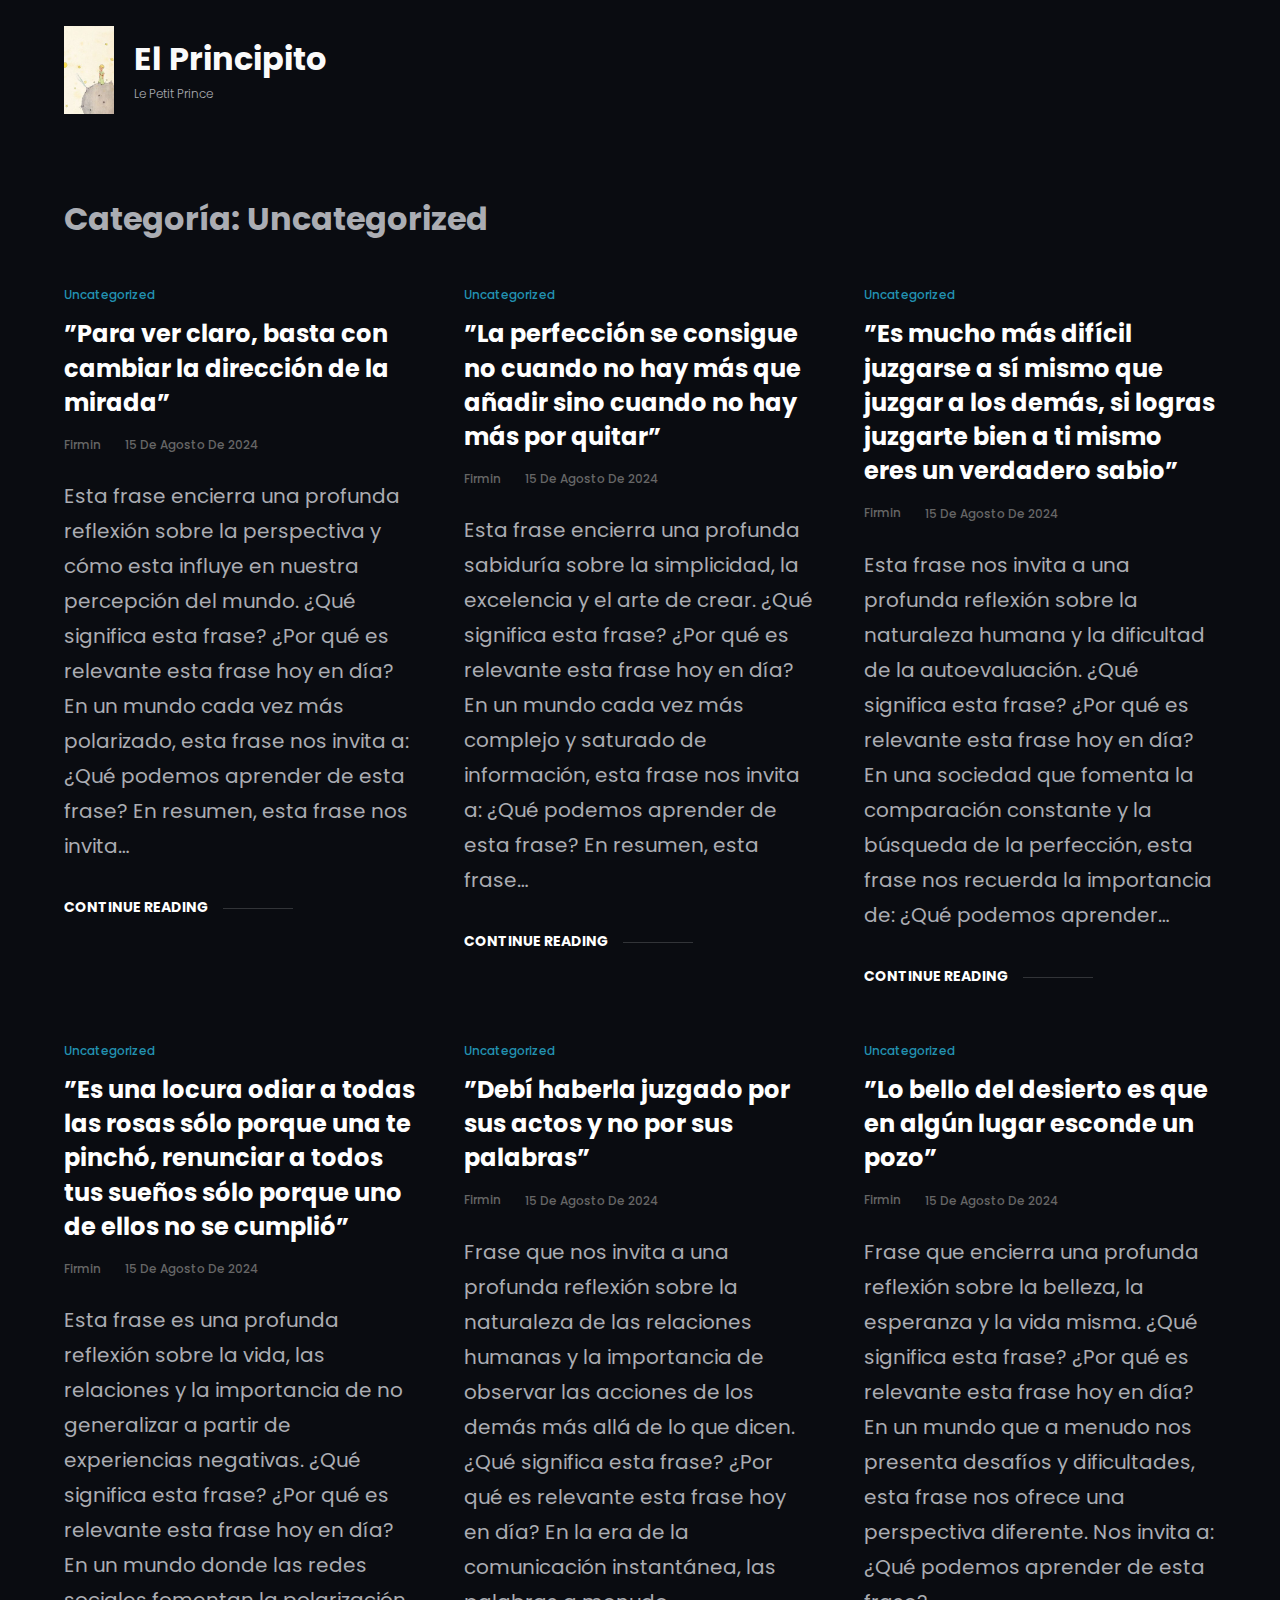
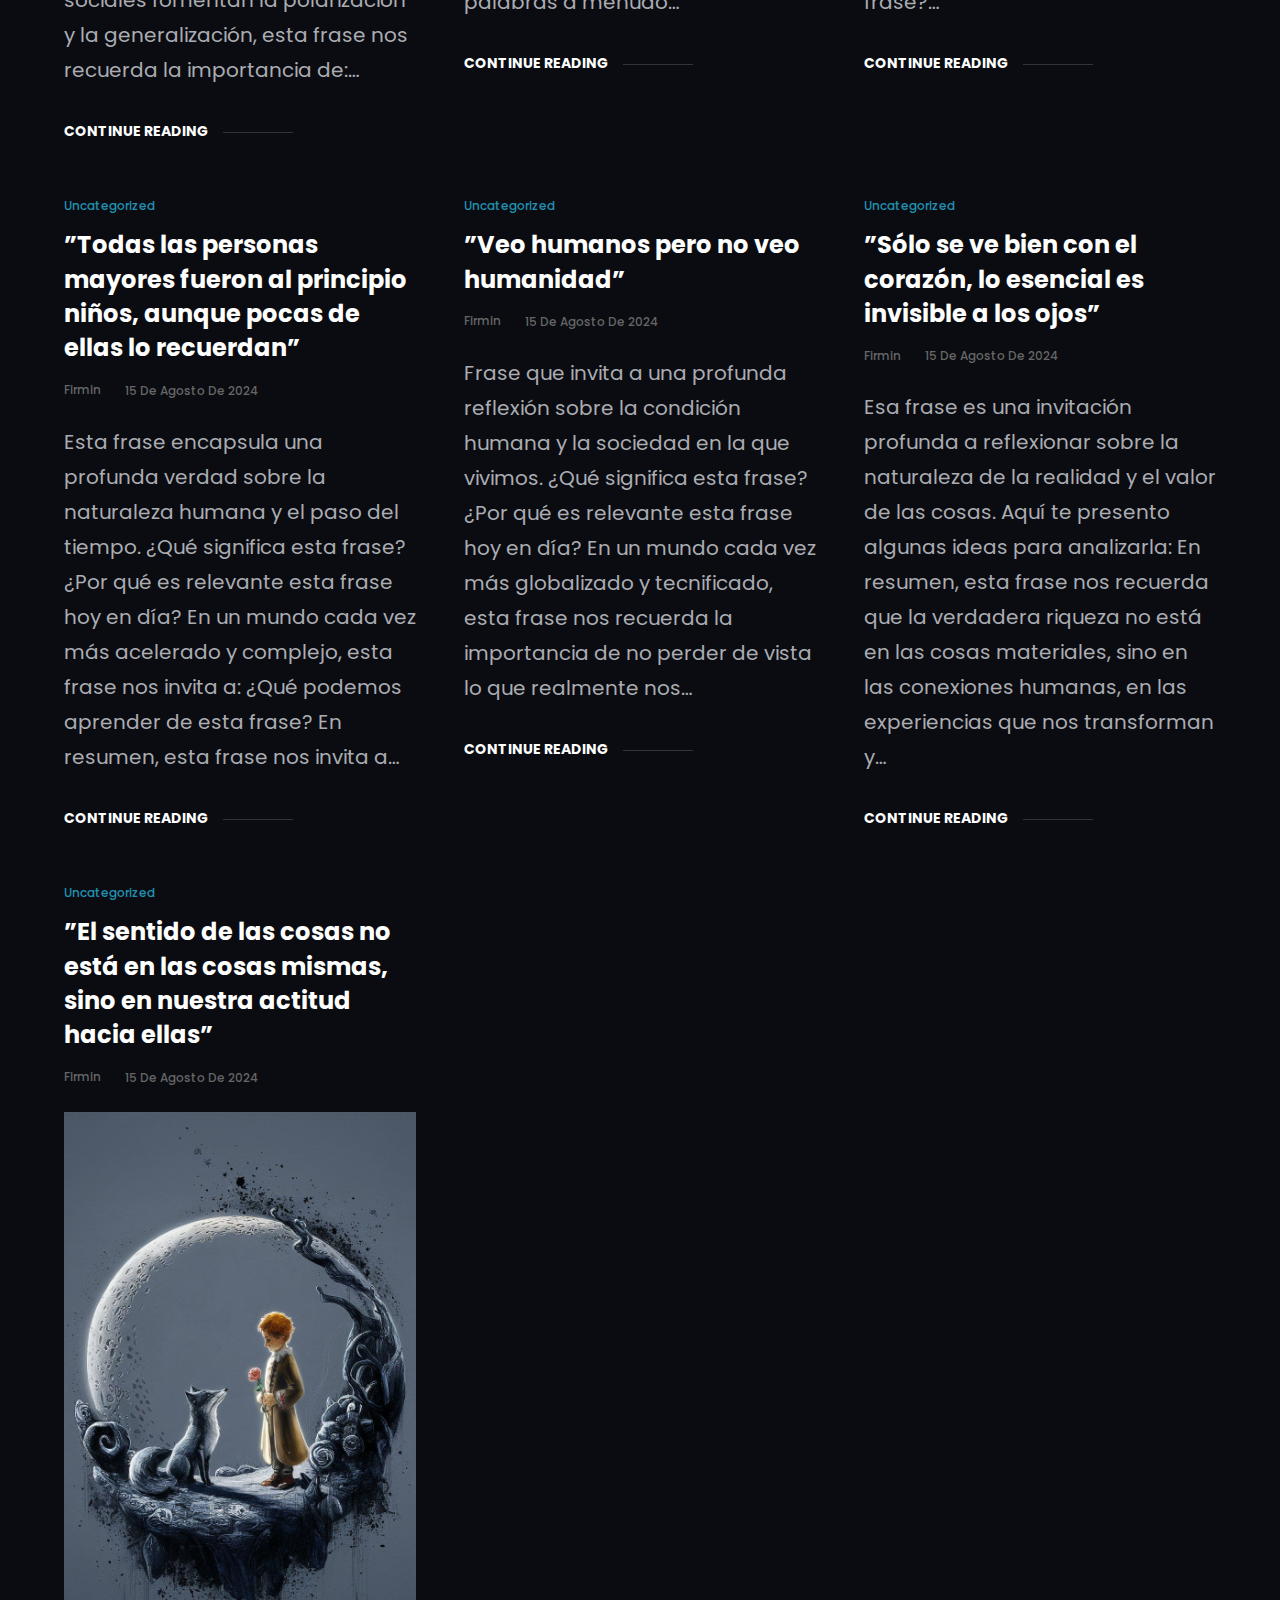
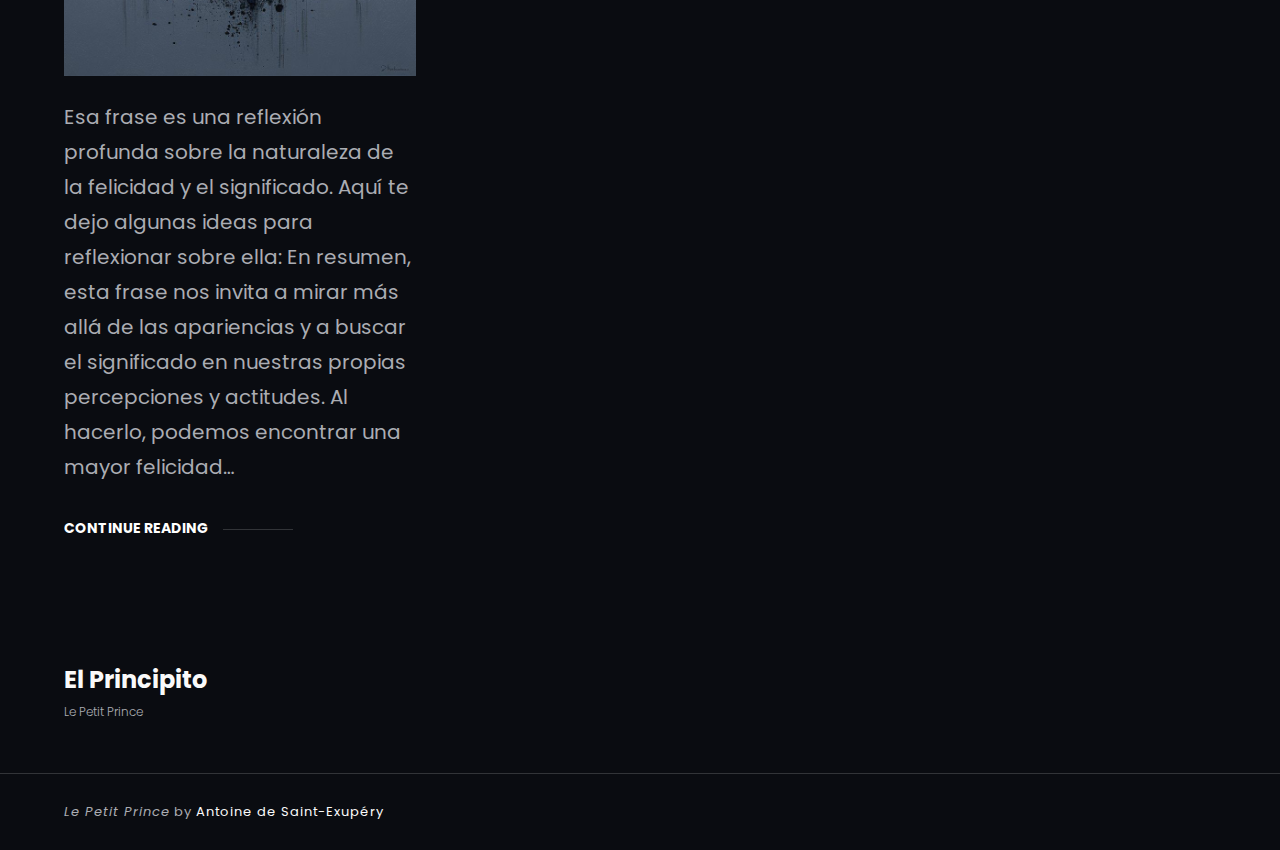
<file: category/uncategorized/index.html>
<!DOCTYPE html>
<html lang="es">
<head>
	<meta charset="UTF-8">
	<meta name="viewport" content="width=device-width, initial-scale=1">
<meta name="robots" content="max-image-preview:large">
<title>Uncategorized &#8211; El Principito</title>
<link rel="dns-prefetch" href="https://galgorium.github.io/ElPrincipito">
<link rel="alternate" type="application/rss+xml" title="El Principito &raquo; Feed" href="https://galgorium.github.io/ElPrincipito/feed/">
<link rel="alternate" type="application/rss+xml" title="El Principito &raquo; Feed de los comentarios" href="https://galgorium.github.io/ElPrincipito/comments/feed/">
<link rel="alternate" type="application/rss+xml" title="El Principito &raquo; Categoría Uncategorized del feed" href="https://galgorium.github.io/ElPrincipito/category/uncategorized/feed/">
<script>
window._wpemojiSettings = {"baseUrl":"https:\/\/s.w.org\/images\/core\/emoji\/15.0.3\/72x72\/","ext":".png","svgUrl":"https:\/\/s.w.org\/images\/core\/emoji\/15.0.3\/svg\/","svgExt":".svg","source":{"concatemoji":"https:\/\/galgorium.github.io\/ElPrincipito\/wp-includes\/js\/wp-emoji-release.min.js?ver=6.6.2"}};
/*! This file is auto-generated */
!function(i,n){var o,s,e;function c(e){try{var t={supportTests:e,timestamp:(new Date).valueOf()};sessionStorage.setItem(o,JSON.stringify(t))}catch(e){}}function p(e,t,n){e.clearRect(0,0,e.canvas.width,e.canvas.height),e.fillText(t,0,0);var t=new Uint32Array(e.getImageData(0,0,e.canvas.width,e.canvas.height).data),r=(e.clearRect(0,0,e.canvas.width,e.canvas.height),e.fillText(n,0,0),new Uint32Array(e.getImageData(0,0,e.canvas.width,e.canvas.height).data));return t.every(function(e,t){return e===r[t]})}function u(e,t,n){switch(t){case"flag":return n(e,"🏳️‍⚧️","🏳️​⚧️")?!1:!n(e,"🇺🇳","🇺​🇳")&&!n(e,"🏴󠁧󠁢󠁥󠁮󠁧󠁿","🏴​󠁧​󠁢​󠁥​󠁮​󠁧​󠁿");case"emoji":return!n(e,"🐦‍⬛","🐦​⬛")}return!1}function f(e,t,n){var r="undefined"!=typeof WorkerGlobalScope&&self instanceof WorkerGlobalScope?new OffscreenCanvas(300,150):i.createElement("canvas"),a=r.getContext("2d",{willReadFrequently:!0}),o=(a.textBaseline="top",a.font="600 32px Arial",{});return e.forEach(function(e){o[e]=t(a,e,n)}),o}function t(e){var t=i.createElement("script");t.src=e,t.defer=!0,i.head.appendChild(t)}"undefined"!=typeof Promise&&(o="wpEmojiSettingsSupports",s=["flag","emoji"],n.supports={everything:!0,everythingExceptFlag:!0},e=new Promise(function(e){i.addEventListener("DOMContentLoaded",e,{once:!0})}),new Promise(function(t){var n=function(){try{var e=JSON.parse(sessionStorage.getItem(o));if("object"==typeof e&&"number"==typeof e.timestamp&&(new Date).valueOf()<e.timestamp+604800&&"object"==typeof e.supportTests)return e.supportTests}catch(e){}return null}();if(!n){if("undefined"!=typeof Worker&&"undefined"!=typeof OffscreenCanvas&&"undefined"!=typeof URL&&URL.createObjectURL&&"undefined"!=typeof Blob)try{var e="postMessage("+f.toString()+"("+[JSON.stringify(s),u.toString(),p.toString()].join(",")+"));",r=new Blob([e],{type:"text/javascript"}),a=new Worker(URL.createObjectURL(r),{name:"wpTestEmojiSupports"});return void(a.onmessage=function(e){c(n=e.data),a.terminate(),t(n)})}catch(e){}c(n=f(s,u,p))}t(n)}).then(function(e){for(var t in e)n.supports[t]=e[t],n.supports.everything=n.supports.everything&&n.supports[t],"flag"!==t&&(n.supports.everythingExceptFlag=n.supports.everythingExceptFlag&&n.supports[t]);n.supports.everythingExceptFlag=n.supports.everythingExceptFlag&&!n.supports.flag,n.DOMReady=!1,n.readyCallback=function(){n.DOMReady=!0}}).then(function(){return e}).then(function(){var e;n.supports.everything||(n.readyCallback(),(e=n.source||{}).concatemoji?t(e.concatemoji):e.wpemoji&&e.twemoji&&(t(e.twemoji),t(e.wpemoji)))}))}((window,document),window._wpemojiSettings);
</script>
<style id="wp-block-site-logo-inline-css">.wp-block-site-logo{box-sizing:border-box;line-height:0}.wp-block-site-logo a{display:inline-block;line-height:0}.wp-block-site-logo.is-default-size img{height:auto;width:120px}.wp-block-site-logo img{height:auto;max-width:100%}.wp-block-site-logo a,.wp-block-site-logo img{border-radius:inherit}.wp-block-site-logo.aligncenter{margin-left:auto;margin-right:auto;text-align:center}:root :where(.wp-block-site-logo.is-style-rounded){border-radius:9999px}</style>
<style id="wp-block-site-title-inline-css">:root :where(.wp-block-site-title a){color:inherit}</style>
<style id="wp-block-group-inline-css">.wp-block-group{box-sizing:border-box}:where(.wp-block-group.wp-block-group-is-layout-constrained){position:relative}</style>
<style id="wp-block-group-theme-inline-css">:where(.wp-block-group.has-background){padding:1.25em 2.375em}</style>
<style id="wp-block-template-part-theme-inline-css">:root :where(.wp-block-template-part.has-background){margin-bottom:0;margin-top:0;padding:1.25em 2.375em}</style>
<style id="wp-block-query-title-inline-css">.wp-block-query-title{box-sizing:border-box}</style>
<style id="wp-block-term-description-inline-css">:where(.wp-block-term-description){margin-bottom:var(--wp--style--block-gap);margin-top:var(--wp--style--block-gap)}.wp-block-term-description p{margin-bottom:0;margin-top:0}</style>
<style id="wp-block-post-terms-inline-css">.wp-block-post-terms{box-sizing:border-box}.wp-block-post-terms .wp-block-post-terms__separator{white-space:pre-wrap}</style>
<style id="wp-block-post-title-inline-css">.wp-block-post-title{box-sizing:border-box;word-break:break-word}.wp-block-post-title a{display:inline-block}</style>
<style id="wp-block-post-author-inline-css">.wp-block-post-author{display:flex;flex-wrap:wrap}.wp-block-post-author__byline{font-size:.5em;margin-bottom:0;margin-top:0;width:100%}.wp-block-post-author__avatar{margin-right:1em}.wp-block-post-author__bio{font-size:.7em;margin-bottom:.7em}.wp-block-post-author__content{flex-basis:0;flex-grow:1}.wp-block-post-author__name{margin:0}</style>
<style id="wp-block-post-date-inline-css">.wp-block-post-date{box-sizing:border-box}</style>
<style id="wp-block-post-featured-image-inline-css">.wp-block-post-featured-image{margin-left:0;margin-right:0}.wp-block-post-featured-image a{display:block;height:100%}.wp-block-post-featured-image :where(img){box-sizing:border-box;height:auto;max-width:100%;vertical-align:bottom;width:100%}.wp-block-post-featured-image.alignfull img,.wp-block-post-featured-image.alignwide img{width:100%}.wp-block-post-featured-image .wp-block-post-featured-image__overlay.has-background-dim{background-color:#000;inset:0;position:absolute}.wp-block-post-featured-image{position:relative}.wp-block-post-featured-image .wp-block-post-featured-image__overlay.has-background-gradient{background-color:initial}.wp-block-post-featured-image .wp-block-post-featured-image__overlay.has-background-dim-0{opacity:0}.wp-block-post-featured-image .wp-block-post-featured-image__overlay.has-background-dim-10{opacity:.1}.wp-block-post-featured-image .wp-block-post-featured-image__overlay.has-background-dim-20{opacity:.2}.wp-block-post-featured-image .wp-block-post-featured-image__overlay.has-background-dim-30{opacity:.3}.wp-block-post-featured-image .wp-block-post-featured-image__overlay.has-background-dim-40{opacity:.4}.wp-block-post-featured-image .wp-block-post-featured-image__overlay.has-background-dim-50{opacity:.5}.wp-block-post-featured-image .wp-block-post-featured-image__overlay.has-background-dim-60{opacity:.6}.wp-block-post-featured-image .wp-block-post-featured-image__overlay.has-background-dim-70{opacity:.7}.wp-block-post-featured-image .wp-block-post-featured-image__overlay.has-background-dim-80{opacity:.8}.wp-block-post-featured-image .wp-block-post-featured-image__overlay.has-background-dim-90{opacity:.9}.wp-block-post-featured-image .wp-block-post-featured-image__overlay.has-background-dim-100{opacity:1}.wp-block-post-featured-image:where(.alignleft,.alignright){width:100%}</style>
<style id="wp-block-paragraph-inline-css">.is-small-text{font-size:.875em}.is-regular-text{font-size:1em}.is-large-text{font-size:2.25em}.is-larger-text{font-size:3em}.has-drop-cap:not(:focus):first-letter{float:left;font-size:8.4em;font-style:normal;font-weight:100;line-height:.68;margin:.05em .1em 0 0;text-transform:uppercase}body.rtl .has-drop-cap:not(:focus):first-letter{float:none;margin-left:.1em}p.has-drop-cap.has-background{overflow:hidden}:root :where(p.has-background){padding:1.25em 2.375em}:where(p.has-text-color:not(.has-link-color)) a{color:inherit}p.has-text-align-left[style*="writing-mode:vertical-lr"],p.has-text-align-right[style*="writing-mode:vertical-rl"]{rotate:180deg}</style>
<style id="wp-block-post-excerpt-inline-css">:where(.wp-block-post-excerpt){margin-bottom:var(--wp--style--block-gap);margin-top:var(--wp--style--block-gap)}.wp-block-post-excerpt__excerpt{margin-bottom:0;margin-top:0}.wp-block-post-excerpt__more-text{margin-bottom:0;margin-top:var(--wp--style--block-gap)}.wp-block-post-excerpt__more-link{display:inline-block}</style>
<style id="wp-block-post-template-inline-css">.wp-block-post-template{list-style:none;margin-bottom:0;margin-top:0;max-width:100%;padding:0}.wp-block-post-template.is-flex-container{display:flex;flex-direction:row;flex-wrap:wrap;gap:1.25em}.wp-block-post-template.is-flex-container>li{margin:0;width:100%}@media (min-width:600px){.wp-block-post-template.is-flex-container.is-flex-container.columns-2>li{width:calc(50% - .625em)}.wp-block-post-template.is-flex-container.is-flex-container.columns-3>li{width:calc(33.33333% - .83333em)}.wp-block-post-template.is-flex-container.is-flex-container.columns-4>li{width:calc(25% - .9375em)}.wp-block-post-template.is-flex-container.is-flex-container.columns-5>li{width:calc(20% - 1em)}.wp-block-post-template.is-flex-container.is-flex-container.columns-6>li{width:calc(16.66667% - 1.04167em)}}@media (max-width:600px){.wp-block-post-template-is-layout-grid.wp-block-post-template-is-layout-grid.wp-block-post-template-is-layout-grid.wp-block-post-template-is-layout-grid{grid-template-columns:1fr}}.wp-block-post-template-is-layout-constrained>li>.alignright,.wp-block-post-template-is-layout-flow>li>.alignright{float:right;margin-inline-end:0;margin-inline-start:2em}.wp-block-post-template-is-layout-constrained>li>.alignleft,.wp-block-post-template-is-layout-flow>li>.alignleft{float:left;margin-inline-end:2em;margin-inline-start:0}.wp-block-post-template-is-layout-constrained>li>.aligncenter,.wp-block-post-template-is-layout-flow>li>.aligncenter{margin-inline-end:auto;margin-inline-start:auto}</style>
<style id="wp-block-query-pagination-inline-css">.wp-block-query-pagination>.wp-block-query-pagination-next,.wp-block-query-pagination>.wp-block-query-pagination-numbers,.wp-block-query-pagination>.wp-block-query-pagination-previous{margin-bottom:.5em;margin-right:.5em}.wp-block-query-pagination>.wp-block-query-pagination-next:last-child,.wp-block-query-pagination>.wp-block-query-pagination-numbers:last-child,.wp-block-query-pagination>.wp-block-query-pagination-previous:last-child{margin-right:0}.wp-block-query-pagination.is-content-justification-space-between>.wp-block-query-pagination-next:last-of-type{margin-inline-start:auto}.wp-block-query-pagination.is-content-justification-space-between>.wp-block-query-pagination-previous:first-child{margin-inline-end:auto}.wp-block-query-pagination .wp-block-query-pagination-previous-arrow{display:inline-block;margin-right:1ch}.wp-block-query-pagination .wp-block-query-pagination-previous-arrow:not(.is-arrow-chevron){transform:scaleX(1)}.wp-block-query-pagination .wp-block-query-pagination-next-arrow{display:inline-block;margin-left:1ch}.wp-block-query-pagination .wp-block-query-pagination-next-arrow:not(.is-arrow-chevron){transform:scaleX(1)}.wp-block-query-pagination.aligncenter{justify-content:center}</style>
<style id="wp-block-columns-inline-css">.wp-block-columns{align-items:normal!important;box-sizing:border-box;display:flex;flex-wrap:wrap!important}@media (min-width:782px){.wp-block-columns{flex-wrap:nowrap!important}}.wp-block-columns.are-vertically-aligned-top{align-items:flex-start}.wp-block-columns.are-vertically-aligned-center{align-items:center}.wp-block-columns.are-vertically-aligned-bottom{align-items:flex-end}@media (max-width:781px){.wp-block-columns:not(.is-not-stacked-on-mobile)>.wp-block-column{flex-basis:100%!important}}@media (min-width:782px){.wp-block-columns:not(.is-not-stacked-on-mobile)>.wp-block-column{flex-basis:0;flex-grow:1}.wp-block-columns:not(.is-not-stacked-on-mobile)>.wp-block-column[style*=flex-basis]{flex-grow:0}}.wp-block-columns.is-not-stacked-on-mobile{flex-wrap:nowrap!important}.wp-block-columns.is-not-stacked-on-mobile>.wp-block-column{flex-basis:0;flex-grow:1}.wp-block-columns.is-not-stacked-on-mobile>.wp-block-column[style*=flex-basis]{flex-grow:0}:where(.wp-block-columns){margin-bottom:1.75em}:where(.wp-block-columns.has-background){padding:1.25em 2.375em}.wp-block-column{flex-grow:1;min-width:0;overflow-wrap:break-word;word-break:break-word}.wp-block-column.is-vertically-aligned-top{align-self:flex-start}.wp-block-column.is-vertically-aligned-center{align-self:center}.wp-block-column.is-vertically-aligned-bottom{align-self:flex-end}.wp-block-column.is-vertically-aligned-stretch{align-self:stretch}.wp-block-column.is-vertically-aligned-bottom,.wp-block-column.is-vertically-aligned-center,.wp-block-column.is-vertically-aligned-top{width:100%}</style>
<style id="wp-emoji-styles-inline-css">img.wp-smiley, img.emoji {
		display: inline !important;
		border: none !important;
		box-shadow: none !important;
		height: 1em !important;
		width: 1em !important;
		margin: 0 0.07em !important;
		vertical-align: -0.1em !important;
		background: none !important;
		padding: 0 !important;
	}</style>
<style id="wp-block-library-inline-css">:root{--wp-admin-theme-color:#007cba;--wp-admin-theme-color--rgb:0,124,186;--wp-admin-theme-color-darker-10:#006ba1;--wp-admin-theme-color-darker-10--rgb:0,107,161;--wp-admin-theme-color-darker-20:#005a87;--wp-admin-theme-color-darker-20--rgb:0,90,135;--wp-admin-border-width-focus:2px;--wp-block-synced-color:#7a00df;--wp-block-synced-color--rgb:122,0,223;--wp-bound-block-color:var(--wp-block-synced-color)}@media (min-resolution:192dpi){:root{--wp-admin-border-width-focus:1.5px}}.wp-element-button{cursor:pointer}:root{--wp--preset--font-size--normal:16px;--wp--preset--font-size--huge:42px}:root .has-very-light-gray-background-color{background-color:#eee}:root .has-very-dark-gray-background-color{background-color:#313131}:root .has-very-light-gray-color{color:#eee}:root .has-very-dark-gray-color{color:#313131}:root .has-vivid-green-cyan-to-vivid-cyan-blue-gradient-background{background:linear-gradient(135deg,#00d084,#0693e3)}:root .has-purple-crush-gradient-background{background:linear-gradient(135deg,#34e2e4,#4721fb 50%,#ab1dfe)}:root .has-hazy-dawn-gradient-background{background:linear-gradient(135deg,#faaca8,#dad0ec)}:root .has-subdued-olive-gradient-background{background:linear-gradient(135deg,#fafae1,#67a671)}:root .has-atomic-cream-gradient-background{background:linear-gradient(135deg,#fdd79a,#004a59)}:root .has-nightshade-gradient-background{background:linear-gradient(135deg,#330968,#31cdcf)}:root .has-midnight-gradient-background{background:linear-gradient(135deg,#020381,#2874fc)}.has-regular-font-size{font-size:1em}.has-larger-font-size{font-size:2.625em}.has-normal-font-size{font-size:var(--wp--preset--font-size--normal)}.has-huge-font-size{font-size:var(--wp--preset--font-size--huge)}.has-text-align-center{text-align:center}.has-text-align-left{text-align:left}.has-text-align-right{text-align:right}#end-resizable-editor-section{display:none}.aligncenter{clear:both}.items-justified-left{justify-content:flex-start}.items-justified-center{justify-content:center}.items-justified-right{justify-content:flex-end}.items-justified-space-between{justify-content:space-between}.screen-reader-text{border:0;clip:rect(1px,1px,1px,1px);clip-path:inset(50%);height:1px;margin:-1px;overflow:hidden;padding:0;position:absolute;width:1px;word-wrap:normal!important}.screen-reader-text:focus{background-color:#ddd;clip:auto!important;clip-path:none;color:#444;display:block;font-size:1em;height:auto;left:5px;line-height:normal;padding:15px 23px 14px;text-decoration:none;top:5px;width:auto;z-index:100000}html :where(.has-border-color){border-style:solid}html :where([style*=border-top-color]){border-top-style:solid}html :where([style*=border-right-color]){border-right-style:solid}html :where([style*=border-bottom-color]){border-bottom-style:solid}html :where([style*=border-left-color]){border-left-style:solid}html :where([style*=border-width]){border-style:solid}html :where([style*=border-top-width]){border-top-style:solid}html :where([style*=border-right-width]){border-right-style:solid}html :where([style*=border-bottom-width]){border-bottom-style:solid}html :where([style*=border-left-width]){border-left-style:solid}html :where(img[class*=wp-image-]){height:auto;max-width:100%}:where(figure){margin:0 0 1em}html :where(.is-position-sticky){--wp-admin--admin-bar--position-offset:var(--wp-admin--admin-bar--height,0px)}@media screen and (max-width:600px){html :where(.is-position-sticky){--wp-admin--admin-bar--position-offset:0px}}</style>
<style id="global-styles-inline-css">:root{--wp--preset--aspect-ratio--square: 1;--wp--preset--aspect-ratio--4-3: 4/3;--wp--preset--aspect-ratio--3-4: 3/4;--wp--preset--aspect-ratio--3-2: 3/2;--wp--preset--aspect-ratio--2-3: 2/3;--wp--preset--aspect-ratio--16-9: 16/9;--wp--preset--aspect-ratio--9-16: 9/16;--wp--preset--color--black: #000000;--wp--preset--color--cyan-bluish-gray: #abb8c3;--wp--preset--color--white: #ffffff;--wp--preset--color--pale-pink: #f78da7;--wp--preset--color--vivid-red: #cf2e2e;--wp--preset--color--luminous-vivid-orange: #ff6900;--wp--preset--color--luminous-vivid-amber: #fcb900;--wp--preset--color--light-green-cyan: #7bdcb5;--wp--preset--color--vivid-green-cyan: #00d084;--wp--preset--color--pale-cyan-blue: #8ed1fc;--wp--preset--color--vivid-cyan-blue: #0693e3;--wp--preset--color--vivid-purple: #9b51e0;--wp--preset--color--background: #0A0C11;--wp--preset--color--foreground: #ffffff;--wp--preset--color--primary: #2292b1;--wp--preset--color--secondary: #222222;--wp--preset--color--tertiary: #0a0a0a;--wp--preset--color--text-link: #fafafa;--wp--preset--color--body-text: #abadb3;--wp--preset--color--meta: #666666;--wp--preset--color--border-color: #323438;--wp--preset--color--color-light: #fbfbfb;--wp--preset--color--color-dark: #000000;--wp--preset--color--footer-text: #999999;--wp--preset--color--footer-border-dark: #313131;--wp--preset--color--gray: #cccccc;--wp--preset--color--patrick-blue: #1b3385;--wp--preset--color--blue-green: #25c5c9;--wp--preset--gradient--vivid-cyan-blue-to-vivid-purple: linear-gradient(135deg,rgba(6,147,227,1) 0%,rgb(155,81,224) 100%);--wp--preset--gradient--light-green-cyan-to-vivid-green-cyan: linear-gradient(135deg,rgb(122,220,180) 0%,rgb(0,208,130) 100%);--wp--preset--gradient--luminous-vivid-amber-to-luminous-vivid-orange: linear-gradient(135deg,rgba(252,185,0,1) 0%,rgba(255,105,0,1) 100%);--wp--preset--gradient--luminous-vivid-orange-to-vivid-red: linear-gradient(135deg,rgba(255,105,0,1) 0%,rgb(207,46,46) 100%);--wp--preset--gradient--very-light-gray-to-cyan-bluish-gray: linear-gradient(135deg,rgb(238,238,238) 0%,rgb(169,184,195) 100%);--wp--preset--gradient--cool-to-warm-spectrum: linear-gradient(135deg,rgb(74,234,220) 0%,rgb(151,120,209) 20%,rgb(207,42,186) 40%,rgb(238,44,130) 60%,rgb(251,105,98) 80%,rgb(254,248,76) 100%);--wp--preset--gradient--blush-light-purple: linear-gradient(135deg,rgb(255,206,236) 0%,rgb(152,150,240) 100%);--wp--preset--gradient--blush-bordeaux: linear-gradient(135deg,rgb(254,205,165) 0%,rgb(254,45,45) 50%,rgb(107,0,62) 100%);--wp--preset--gradient--luminous-dusk: linear-gradient(135deg,rgb(255,203,112) 0%,rgb(199,81,192) 50%,rgb(65,88,208) 100%);--wp--preset--gradient--pale-ocean: linear-gradient(135deg,rgb(255,245,203) 0%,rgb(182,227,212) 50%,rgb(51,167,181) 100%);--wp--preset--gradient--electric-grass: linear-gradient(135deg,rgb(202,248,128) 0%,rgb(113,206,126) 100%);--wp--preset--gradient--midnight: linear-gradient(135deg,rgb(2,3,129) 0%,rgb(40,116,252) 100%);--wp--preset--gradient--horizontal-patrick-blue-to-blue-green: linear-gradient(to right,var(--wp--preset--color--patrick-blue) 0%,var(--wp--preset--color--blue-green) 100%);--wp--preset--font-size--small: 15px;--wp--preset--font-size--medium: 16px;--wp--preset--font-size--large: clamp(24px,4.2vw,32px);--wp--preset--font-size--x-large: 42px;--wp--preset--font-size--tiny: 13px;--wp--preset--font-size--extra-small: 14px;--wp--preset--font-size--upper-heading: 18px;--wp--preset--font-size--normal: clamp(18px,1.6vw,20px);--wp--preset--font-size--content-heading: clamp(22px,3vw,24px);--wp--preset--font-size--extra-large: clamp(28px,6vw,36px);--wp--preset--font-size--product-heading: clamp(32px,4.8vw,42px);--wp--preset--font-size--huge: clamp(42px,5.2vw,80px);--wp--preset--font-size--colossal: clamp(46px,5.2vw,110px);--wp--preset--font-family--poppins: "Poppins", serif;--wp--preset--spacing--20: 0.44rem;--wp--preset--spacing--30: 0.67rem;--wp--preset--spacing--40: 1rem;--wp--preset--spacing--50: 1.5rem;--wp--preset--spacing--60: 2.25rem;--wp--preset--spacing--70: 3.38rem;--wp--preset--spacing--80: 5.06rem;--wp--preset--shadow--natural: 6px 6px 9px rgba(0, 0, 0, 0.2);--wp--preset--shadow--deep: 12px 12px 50px rgba(0, 0, 0, 0.4);--wp--preset--shadow--sharp: 6px 6px 0px rgba(0, 0, 0, 0.2);--wp--preset--shadow--outlined: 6px 6px 0px -3px rgba(255, 255, 255, 1), 6px 6px rgba(0, 0, 0, 1);--wp--preset--shadow--crisp: 6px 6px 0px rgba(0, 0, 0, 1);--wp--custom--spacing--tiny: clamp(21px, 2vw, 28px);--wp--custom--spacing--extra-small: clamp(28px, 3.5vw, 35px);--wp--custom--spacing--wp-comment-horizontal: clamp(30px, 3.7vw, 70px);--wp--custom--spacing--wp-comment-vertical: clamp(30px, 3.5vw, 49px);--wp--custom--spacing--wp-block-sidebar: clamp(7px,3.5vw,60px);--wp--custom--spacing--wp-block-sidebar-widget: clamp(35px, 3.5vw, 49px);--wp--custom--spacing--wp-block-page-numbers: clamp(49px, 3.3vw, 63px);--wp--custom--spacing--wp-footer-vertical: clamp(30px, 4vw, 70px);--wp--custom--spacing--normal: clamp(30px, 3.5vw, 40px);--wp--custom--spacing--small: max(1.75rem, 5vw);--wp--custom--spacing--medium: clamp(2rem, 8vw, calc(4 * var(--wp--style--block-gap)));--wp--custom--spacing--large: clamp(3.5rem, 10vw, 5.0625rem);--wp--custom--spacing--outer: var(--wp--custom--spacing--small, 1.25rem);--wp--custom--spacing--section-block-top: clamp(42px, 7.5vw, 140px);--wp--custom--spacing--section-block-bottom: clamp(12px, 5.5vw, 70px);--wp--custom--spacing--section-pricing-content: clamp(21px, 5.5vw, 42px);--wp--custom--spacing--main-block-gap: clamp(42px, 4.5vw, 70px);--wp--custom--spacing--testimonial-inner-gap: clamp(35px, 3.5vw, 42px);--wp--custom--spacing--group-heading-bottom-gap: clamp(35px, 3.5vw, 56px);--wp--custom--typography--font-size--heading-one: clamp(36px,3.5vw,58px);--wp--custom--typography--font-size--heading-two: clamp(32px,2.6vw,49px);--wp--custom--typography--font-size--heading-three: clamp(28px,1.9vw,36px);--wp--custom--typography--font-size--heading-four: clamp(24px,2vw,28px);--wp--custom--typography--font-size--heading-five: clamp(22px,1.3vw,24px);--wp--custom--typography--font-size--heading-six: 18px;--wp--custom--typography--font-size--huge-post-title: clamp(38px,4vw,70px);--wp--custom--typography--line-height--heading-one: 1.38;--wp--custom--typography--line-height--heading-two: 1.43;--wp--custom--typography--line-height--heading-three: 1.31;--wp--custom--typography--line-height--heading-four: 1.5;--wp--custom--typography--line-height--heading-five: 1.458333333333333;--wp--custom--typography--line-height--heading-six: 1.56;--wp--custom--typography--line-height--paragraph: 1.75;--wp--custom--typography--line-height--post-title: 1.38;--wp--custom--typography--line-height--extra-small: 21px;--wp--custom--typography--line-height--small: 28px;--wp--custom--typography--line-height--normal: normal;--wp--custom--typography--font-weight--light: 300;--wp--custom--typography--font-weight--regular: 400;--wp--custom--typography--font-weight--medium: 500;--wp--custom--typography--font-weight--bold: 700;--wp--custom--typography--font-weight--black: 900;}:root { --wp--style--global--content-size: 760px;--wp--style--global--wide-size: 1400px; }:where(body) { margin: 0; }.wp-site-blocks > .alignleft { float: left; margin-right: 2em; }.wp-site-blocks > .alignright { float: right; margin-left: 2em; }.wp-site-blocks > .aligncenter { justify-content: center; margin-left: auto; margin-right: auto; }:where(.wp-site-blocks) > * { margin-block-start: 1.5rem; margin-block-end: 0; }:where(.wp-site-blocks) > :first-child { margin-block-start: 0; }:where(.wp-site-blocks) > :last-child { margin-block-end: 0; }:root { --wp--style--block-gap: 1.5rem; }:root :where(.is-layout-flow) > :first-child{margin-block-start: 0;}:root :where(.is-layout-flow) > :last-child{margin-block-end: 0;}:root :where(.is-layout-flow) > *{margin-block-start: 1.5rem;margin-block-end: 0;}:root :where(.is-layout-constrained) > :first-child{margin-block-start: 0;}:root :where(.is-layout-constrained) > :last-child{margin-block-end: 0;}:root :where(.is-layout-constrained) > *{margin-block-start: 1.5rem;margin-block-end: 0;}:root :where(.is-layout-flex){gap: 1.5rem;}:root :where(.is-layout-grid){gap: 1.5rem;}.is-layout-flow > .alignleft{float: left;margin-inline-start: 0;margin-inline-end: 2em;}.is-layout-flow > .alignright{float: right;margin-inline-start: 2em;margin-inline-end: 0;}.is-layout-flow > .aligncenter{margin-left: auto !important;margin-right: auto !important;}.is-layout-constrained > .alignleft{float: left;margin-inline-start: 0;margin-inline-end: 2em;}.is-layout-constrained > .alignright{float: right;margin-inline-start: 2em;margin-inline-end: 0;}.is-layout-constrained > .aligncenter{margin-left: auto !important;margin-right: auto !important;}.is-layout-constrained > :where(:not(.alignleft):not(.alignright):not(.alignfull)){max-width: var(--wp--style--global--content-size);margin-left: auto !important;margin-right: auto !important;}.is-layout-constrained > .alignwide{max-width: var(--wp--style--global--wide-size);}body .is-layout-flex{display: flex;}.is-layout-flex{flex-wrap: wrap;align-items: center;}.is-layout-flex > :is(*, div){margin: 0;}body .is-layout-grid{display: grid;}.is-layout-grid > :is(*, div){margin: 0;}body{background-color: var(--wp--preset--color--background);color: var(--wp--preset--color--body-text);font-family: var(--wp--preset--font-family--poppins);font-size: var(--wp--preset--font-size--normal);font-weight: 400;line-height: var(--wp--custom--typography--line-height--paragraph);padding-top: 0px;padding-right: 0px;padding-bottom: 0px;padding-left: 0px;}a:where(:not(.wp-element-button)){color: var(--wp--preset--color--text-link);text-decoration: underline;}h1{font-size: var(--wp--custom--typography--font-size--heading-one);line-height: var(--wp--custom--typography--line-height--heading-one);}h2{font-size: var(--wp--custom--typography--font-size--heading-two);line-height: var(--wp--custom--typography--line-height--heading-two);}h3{font-size: var(--wp--custom--typography--font-size--heading-three);line-height: var(--wp--custom--typography--line-height--heading-three);}h4{font-size: var(--wp--custom--typography--font-size--heading-four);line-height: var(--wp--custom--typography--line-height--heading-four);}h5{font-size: var(--wp--custom--typography--font-size--heading-five);line-height: var(--wp--custom--typography--line-height--heading-five);}h6{font-size: var(--wp--custom--typography--font-size--heading-six);line-height: var(--wp--custom--typography--line-height--heading-six);}:root :where(.wp-element-button, .wp-block-button__link){background-color: #32373c;border-width: 0;color: #fff;font-family: inherit;font-size: inherit;line-height: inherit;padding: calc(0.667em + 2px) calc(1.333em + 2px);text-decoration: none;}.has-black-color{color: var(--wp--preset--color--black) !important;}.has-cyan-bluish-gray-color{color: var(--wp--preset--color--cyan-bluish-gray) !important;}.has-white-color{color: var(--wp--preset--color--white) !important;}.has-pale-pink-color{color: var(--wp--preset--color--pale-pink) !important;}.has-vivid-red-color{color: var(--wp--preset--color--vivid-red) !important;}.has-luminous-vivid-orange-color{color: var(--wp--preset--color--luminous-vivid-orange) !important;}.has-luminous-vivid-amber-color{color: var(--wp--preset--color--luminous-vivid-amber) !important;}.has-light-green-cyan-color{color: var(--wp--preset--color--light-green-cyan) !important;}.has-vivid-green-cyan-color{color: var(--wp--preset--color--vivid-green-cyan) !important;}.has-pale-cyan-blue-color{color: var(--wp--preset--color--pale-cyan-blue) !important;}.has-vivid-cyan-blue-color{color: var(--wp--preset--color--vivid-cyan-blue) !important;}.has-vivid-purple-color{color: var(--wp--preset--color--vivid-purple) !important;}.has-background-color{color: var(--wp--preset--color--background) !important;}.has-foreground-color{color: var(--wp--preset--color--foreground) !important;}.has-primary-color{color: var(--wp--preset--color--primary) !important;}.has-secondary-color{color: var(--wp--preset--color--secondary) !important;}.has-tertiary-color{color: var(--wp--preset--color--tertiary) !important;}.has-text-link-color{color: var(--wp--preset--color--text-link) !important;}.has-body-text-color{color: var(--wp--preset--color--body-text) !important;}.has-meta-color{color: var(--wp--preset--color--meta) !important;}.has-border-color-color{color: var(--wp--preset--color--border-color) !important;}.has-color-light-color{color: var(--wp--preset--color--color-light) !important;}.has-color-dark-color{color: var(--wp--preset--color--color-dark) !important;}.has-footer-text-color{color: var(--wp--preset--color--footer-text) !important;}.has-footer-border-dark-color{color: var(--wp--preset--color--footer-border-dark) !important;}.has-gray-color{color: var(--wp--preset--color--gray) !important;}.has-patrick-blue-color{color: var(--wp--preset--color--patrick-blue) !important;}.has-blue-green-color{color: var(--wp--preset--color--blue-green) !important;}.has-black-background-color{background-color: var(--wp--preset--color--black) !important;}.has-cyan-bluish-gray-background-color{background-color: var(--wp--preset--color--cyan-bluish-gray) !important;}.has-white-background-color{background-color: var(--wp--preset--color--white) !important;}.has-pale-pink-background-color{background-color: var(--wp--preset--color--pale-pink) !important;}.has-vivid-red-background-color{background-color: var(--wp--preset--color--vivid-red) !important;}.has-luminous-vivid-orange-background-color{background-color: var(--wp--preset--color--luminous-vivid-orange) !important;}.has-luminous-vivid-amber-background-color{background-color: var(--wp--preset--color--luminous-vivid-amber) !important;}.has-light-green-cyan-background-color{background-color: var(--wp--preset--color--light-green-cyan) !important;}.has-vivid-green-cyan-background-color{background-color: var(--wp--preset--color--vivid-green-cyan) !important;}.has-pale-cyan-blue-background-color{background-color: var(--wp--preset--color--pale-cyan-blue) !important;}.has-vivid-cyan-blue-background-color{background-color: var(--wp--preset--color--vivid-cyan-blue) !important;}.has-vivid-purple-background-color{background-color: var(--wp--preset--color--vivid-purple) !important;}.has-background-background-color{background-color: var(--wp--preset--color--background) !important;}.has-foreground-background-color{background-color: var(--wp--preset--color--foreground) !important;}.has-primary-background-color{background-color: var(--wp--preset--color--primary) !important;}.has-secondary-background-color{background-color: var(--wp--preset--color--secondary) !important;}.has-tertiary-background-color{background-color: var(--wp--preset--color--tertiary) !important;}.has-text-link-background-color{background-color: var(--wp--preset--color--text-link) !important;}.has-body-text-background-color{background-color: var(--wp--preset--color--body-text) !important;}.has-meta-background-color{background-color: var(--wp--preset--color--meta) !important;}.has-border-color-background-color{background-color: var(--wp--preset--color--border-color) !important;}.has-color-light-background-color{background-color: var(--wp--preset--color--color-light) !important;}.has-color-dark-background-color{background-color: var(--wp--preset--color--color-dark) !important;}.has-footer-text-background-color{background-color: var(--wp--preset--color--footer-text) !important;}.has-footer-border-dark-background-color{background-color: var(--wp--preset--color--footer-border-dark) !important;}.has-gray-background-color{background-color: var(--wp--preset--color--gray) !important;}.has-patrick-blue-background-color{background-color: var(--wp--preset--color--patrick-blue) !important;}.has-blue-green-background-color{background-color: var(--wp--preset--color--blue-green) !important;}.has-black-border-color{border-color: var(--wp--preset--color--black) !important;}.has-cyan-bluish-gray-border-color{border-color: var(--wp--preset--color--cyan-bluish-gray) !important;}.has-white-border-color{border-color: var(--wp--preset--color--white) !important;}.has-pale-pink-border-color{border-color: var(--wp--preset--color--pale-pink) !important;}.has-vivid-red-border-color{border-color: var(--wp--preset--color--vivid-red) !important;}.has-luminous-vivid-orange-border-color{border-color: var(--wp--preset--color--luminous-vivid-orange) !important;}.has-luminous-vivid-amber-border-color{border-color: var(--wp--preset--color--luminous-vivid-amber) !important;}.has-light-green-cyan-border-color{border-color: var(--wp--preset--color--light-green-cyan) !important;}.has-vivid-green-cyan-border-color{border-color: var(--wp--preset--color--vivid-green-cyan) !important;}.has-pale-cyan-blue-border-color{border-color: var(--wp--preset--color--pale-cyan-blue) !important;}.has-vivid-cyan-blue-border-color{border-color: var(--wp--preset--color--vivid-cyan-blue) !important;}.has-vivid-purple-border-color{border-color: var(--wp--preset--color--vivid-purple) !important;}.has-background-border-color{border-color: var(--wp--preset--color--background) !important;}.has-foreground-border-color{border-color: var(--wp--preset--color--foreground) !important;}.has-primary-border-color{border-color: var(--wp--preset--color--primary) !important;}.has-secondary-border-color{border-color: var(--wp--preset--color--secondary) !important;}.has-tertiary-border-color{border-color: var(--wp--preset--color--tertiary) !important;}.has-text-link-border-color{border-color: var(--wp--preset--color--text-link) !important;}.has-body-text-border-color{border-color: var(--wp--preset--color--body-text) !important;}.has-meta-border-color{border-color: var(--wp--preset--color--meta) !important;}.has-border-color-border-color{border-color: var(--wp--preset--color--border-color) !important;}.has-color-light-border-color{border-color: var(--wp--preset--color--color-light) !important;}.has-color-dark-border-color{border-color: var(--wp--preset--color--color-dark) !important;}.has-footer-text-border-color{border-color: var(--wp--preset--color--footer-text) !important;}.has-footer-border-dark-border-color{border-color: var(--wp--preset--color--footer-border-dark) !important;}.has-gray-border-color{border-color: var(--wp--preset--color--gray) !important;}.has-patrick-blue-border-color{border-color: var(--wp--preset--color--patrick-blue) !important;}.has-blue-green-border-color{border-color: var(--wp--preset--color--blue-green) !important;}.has-vivid-cyan-blue-to-vivid-purple-gradient-background{background: var(--wp--preset--gradient--vivid-cyan-blue-to-vivid-purple) !important;}.has-light-green-cyan-to-vivid-green-cyan-gradient-background{background: var(--wp--preset--gradient--light-green-cyan-to-vivid-green-cyan) !important;}.has-luminous-vivid-amber-to-luminous-vivid-orange-gradient-background{background: var(--wp--preset--gradient--luminous-vivid-amber-to-luminous-vivid-orange) !important;}.has-luminous-vivid-orange-to-vivid-red-gradient-background{background: var(--wp--preset--gradient--luminous-vivid-orange-to-vivid-red) !important;}.has-very-light-gray-to-cyan-bluish-gray-gradient-background{background: var(--wp--preset--gradient--very-light-gray-to-cyan-bluish-gray) !important;}.has-cool-to-warm-spectrum-gradient-background{background: var(--wp--preset--gradient--cool-to-warm-spectrum) !important;}.has-blush-light-purple-gradient-background{background: var(--wp--preset--gradient--blush-light-purple) !important;}.has-blush-bordeaux-gradient-background{background: var(--wp--preset--gradient--blush-bordeaux) !important;}.has-luminous-dusk-gradient-background{background: var(--wp--preset--gradient--luminous-dusk) !important;}.has-pale-ocean-gradient-background{background: var(--wp--preset--gradient--pale-ocean) !important;}.has-electric-grass-gradient-background{background: var(--wp--preset--gradient--electric-grass) !important;}.has-midnight-gradient-background{background: var(--wp--preset--gradient--midnight) !important;}.has-horizontal-patrick-blue-to-blue-green-gradient-background{background: var(--wp--preset--gradient--horizontal-patrick-blue-to-blue-green) !important;}.has-small-font-size{font-size: var(--wp--preset--font-size--small) !important;}.has-medium-font-size{font-size: var(--wp--preset--font-size--medium) !important;}.has-large-font-size{font-size: var(--wp--preset--font-size--large) !important;}.has-x-large-font-size{font-size: var(--wp--preset--font-size--x-large) !important;}.has-tiny-font-size{font-size: var(--wp--preset--font-size--tiny) !important;}.has-extra-small-font-size{font-size: var(--wp--preset--font-size--extra-small) !important;}.has-upper-heading-font-size{font-size: var(--wp--preset--font-size--upper-heading) !important;}.has-normal-font-size{font-size: var(--wp--preset--font-size--normal) !important;}.has-content-heading-font-size{font-size: var(--wp--preset--font-size--content-heading) !important;}.has-extra-large-font-size{font-size: var(--wp--preset--font-size--extra-large) !important;}.has-product-heading-font-size{font-size: var(--wp--preset--font-size--product-heading) !important;}.has-huge-font-size{font-size: var(--wp--preset--font-size--huge) !important;}.has-colossal-font-size{font-size: var(--wp--preset--font-size--colossal) !important;}.has-poppins-font-family{font-family: var(--wp--preset--font-family--poppins) !important;}
:root :where(.wp-block-post-title){font-size: var(--wp--custom--typography--font-size--heading-four);font-weight: var(--wp--custom--typography--font-weight--bold);line-height: var(--wp--custom--typography--line-height--heading-four);}
:root :where(.wp-block-query-title){font-size: var(--wp--custom--typography--font-size--heading-one);font-weight: var(--wp--custom--typography--font-weight--bold);line-height: var(--wp--custom--typography--line-height--heading-three);margin-bottom: var(--wp--custom--spacing--wp-comment-horizontal);}
:root :where(.wp-block-site-title){font-size: var(--wp--preset--font-size--large);font-weight: var(--wp--custom--typography--font-weight--bold);line-height: var(--wp--custom--typography--line-height--normal);}
:root :where(.wp-block-site-tagline){color: var(--wp--preset--color--body-text);font-size: 12px;font-weight: 300;margin-top: 0;}
:root :where(.wp-block-post-author){background-color: var(--wp--preset--color--foreground);color: var(--wp--preset--color--background);font-size: var(--wp--preset--font-size--extra-small);font-weight: var(--wp--custom--typography--font-weight--regular);line-height: var(--wp--custom--typography--line-height--normal);padding-top: var(--wp--custom--spacing--extra-small);padding-right: var(--wp--custom--spacing--extra-small);padding-bottom: var(--wp--custom--spacing--extra-small);padding-left: var(--wp--custom--spacing--extra-small);}
:root :where(.wp-block-post-date){color: var(--wp--preset--color--body-text);font-size: var(--wp--preset--font-size--extra-small);font-weight: var(--wp--custom--typography--font-weight--regular);line-height: var(--wp--custom--typography--line-height--normal);}
:root :where(.wp-block-post-terms){font-size: var(--wp--preset--font-size--extra-small);font-weight: var(--wp--custom--typography--font-weight--regular);line-height: var(--wp--custom--typography--line-height--normal);}</style>
<style id="core-block-supports-inline-css">.wp-container-core-group-is-layout-2{gap:20px;}.wp-container-core-group-is-layout-3{justify-content:space-between;}.wp-container-core-columns-is-layout-1{flex-wrap:nowrap;}.wp-container-core-group-is-layout-51 > *{margin-block-start:0;margin-block-end:0;}.wp-container-core-group-is-layout-51 > * + *{margin-block-start:0px;margin-block-end:0;}.wp-container-core-columns-is-layout-2{flex-wrap:nowrap;}.wp-container-core-group-is-layout-55{justify-content:space-between;}</style>
<style id="wp-block-template-skip-link-inline-css">.skip-link.screen-reader-text {
			border: 0;
			clip: rect(1px,1px,1px,1px);
			clip-path: inset(50%);
			height: 1px;
			margin: -1px;
			overflow: hidden;
			padding: 0;
			position: absolute !important;
			width: 1px;
			word-wrap: normal !important;
		}

		.skip-link.screen-reader-text:focus {
			background-color: #eee;
			clip: auto !important;
			clip-path: none;
			color: #444;
			display: block;
			font-size: 1em;
			height: auto;
			left: 5px;
			line-height: normal;
			padding: 15px 23px 14px;
			text-decoration: none;
			top: 5px;
			width: auto;
			z-index: 100000;
		}</style>
<link rel="stylesheet" id="bizboost-style-css" href="https://galgorium.github.io/ElPrincipito/wp-content/themes/bizboost/style.css?ver=1718298565" media="all">
<link rel="https://api.w.org/" href="https://galgorium.github.io/ElPrincipito/wp-json/">
<link rel="alternate" title="JSON" type="application/json" href="https://galgorium.github.io/ElPrincipito/wp-json/wp/v2/categories/1">
<link rel="EditURI" type="application/rsd+xml" title="RSD" href="https://galgorium.github.io/ElPrincipito/xmlrpc.php?rsd">
<meta name="generator" content="WordPress 6.6.2">
<style id="wp-fonts-local">@font-face{font-family:Poppins;font-style:normal;font-weight:300;font-display:fallback;src:url('https://galgorium.github.io/ElPrincipito/wp-content/themes/bizboost/assets/fonts/poppins/Poppins-Light.woff2') format('woff2');font-stretch:normal;}
@font-face{font-family:Poppins;font-style:normal;font-weight:400;font-display:fallback;src:url('https://galgorium.github.io/ElPrincipito/wp-content/themes/bizboost/assets/fonts/poppins/Poppins-Regular.woff2') format('woff2');font-stretch:normal;}
@font-face{font-family:Poppins;font-style:italic;font-weight:400;font-display:fallback;src:url('https://galgorium.github.io/ElPrincipito/wp-content/themes/bizboost/assets/fonts/poppins/Poppins-Italic.woff2') format('woff2');font-stretch:normal;}
@font-face{font-family:Poppins;font-style:normal;font-weight:500;font-display:fallback;src:url('https://galgorium.github.io/ElPrincipito/wp-content/themes/bizboost/assets/fonts/poppins/Poppins-Medium.woff2') format('woff2');font-stretch:normal;}
@font-face{font-family:Poppins;font-style:normal;font-weight:600;font-display:fallback;src:url('https://galgorium.github.io/ElPrincipito/wp-content/themes/bizboost/assets/fonts/poppins/Poppins-SemiBold.woff2') format('woff2');font-stretch:normal;}
@font-face{font-family:Poppins;font-style:normal;font-weight:700;font-display:fallback;src:url('https://galgorium.github.io/ElPrincipito/wp-content/themes/bizboost/assets/fonts/poppins/Poppins-Bold.woff2') format('woff2');font-stretch:normal;}
@font-face{font-family:Poppins;font-style:normal;font-weight:800;font-display:fallback;src:url('https://galgorium.github.io/ElPrincipito/wp-content/themes/bizboost/assets/fonts/poppins/Poppins-ExtraBold.woff2') format('woff2');font-stretch:normal;}
@font-face{font-family:Poppins;font-style:normal;font-weight:900;font-display:fallback;src:url('https://galgorium.github.io/ElPrincipito/wp-content/themes/bizboost/assets/fonts/poppins/Poppins-Black.woff2') format('woff2');font-stretch:normal;}</style>
<link rel="icon" href="https://galgorium.github.io/ElPrincipito/wp-content/uploads/2024/06/Le-Petit-Prince-150x150.jpg" sizes="32x32">
<link rel="icon" href="https://galgorium.github.io/ElPrincipito/wp-content/uploads/2024/06/Le-Petit-Prince.jpg" sizes="192x192">
<link rel="apple-touch-icon" href="https://galgorium.github.io/ElPrincipito/wp-content/uploads/2024/06/Le-Petit-Prince.jpg">
<meta name="msapplication-TileImage" content="https://galgorium.github.io/ElPrincipito/wp-content/uploads/2024/06/Le-Petit-Prince.jpg">
</head>

<body class="archive category category-uncategorized category-1 wp-custom-logo wp-embed-responsive">

<div class="wp-site-blocks">
<header class="wp-block-template-part">
<div class="wp-block-group alignfull social-and-toggle-search header-has-nav-centered is-layout-constrained wp-block-group-is-layout-constrained">
<div class="wp-block-group alignwide wp-block-main-header is-layout-constrained wp-block-group-is-layout-constrained">
<div class="wp-block-group alignfull wp-block-main-header-container is-content-justification-space-between is-layout-flex wp-container-core-group-is-layout-3 wp-block-group-is-layout-flex" style="padding-top:var(--wp--custom--spacing--tiny);padding-bottom:var(--wp--custom--spacing--tiny)">
<div class="wp-block-group site-identity is-layout-flex wp-container-core-group-is-layout-2 wp-block-group-is-layout-flex">
<div class="wp-block-site-logo"><a href="https://galgorium.github.io/ElPrincipito/" class="custom-logo-link" rel="home"><img width="50" height="88" src="https://galgorium.github.io/ElPrincipito/wp-content/uploads/2024/06/Le-Petit-Prince.jpg" class="custom-logo" alt="El Principito" decoding="async" srcset="https://galgorium.github.io/ElPrincipito/wp-content/uploads/2024/06/Le-Petit-Prince.jpg 736w, https://galgorium.github.io/ElPrincipito/wp-content/uploads/2024/06/Le-Petit-Prince-169x300.jpg 169w, https://galgorium.github.io/ElPrincipito/wp-content/uploads/2024/06/Le-Petit-Prince-576x1024.jpg 576w" sizes="(max-width: 50px) 100vw, 50px"></a></div>


<div class="wp-block-group is-layout-flow wp-block-group-is-layout-flow">
<h1 class="wp-block-site-title"><a href="https://galgorium.github.io/ElPrincipito/" target="_self" rel="home">El Principito</a></h1>

<p style="margin-top:0;" class="wp-block-site-tagline">Le Petit Prince</p>
</div>
</div>
</div>
</div>
</div>
</header>


<main class="wp-block-group is-layout-flow wp-block-group-is-layout-flow">
    
    <div class="wp-block-group is-layout-constrained wp-block-group-is-layout-constrained">
        
        <div class="wp-block-columns alignwide is-layout-flex wp-container-core-columns-is-layout-1 wp-block-columns-is-layout-flex">
            
            <div class="wp-block-column is-layout-flow wp-block-column-is-layout-flow">
                
                <div class="wp-block-group wp-block-inner-page-title is-layout-constrained wp-block-group-is-layout-constrained">
                    
                    <div class="wp-block-group alignwide is-layout-flow wp-block-group-is-layout-flow">
                        <h2 class="has-text-align-left wp-block-query-title">Categoría: <span>Uncategorized</span>
</h2>
                        
                    </div>
                    
                </div>
                
                
                <div class="wp-block-group is-layout-flow wp-block-group-is-layout-flow">
                    
                    <div class="wp-block-query alignfull is-layout-constrained wp-block-query-is-layout-constrained">
                        <ul class="is-flex-container columns-3 alignfull wp-block-post-template is-layout-flow wp-block-post-template-is-layout-flow">
<li class="wp-block-post post-87 post type-post status-publish format-standard hentry category-uncategorized">
                        
                        <div class="wp-block-group is-layout-constrained wp-block-group-is-layout-constrained">
                            
                            <div class="wp-block-group wp-block-post-meta is-layout-flex wp-block-group-is-layout-flex" style="margin-top: 0px; margin-bottom: 8px;">
                                <div class="taxonomy-category wp-block-post-terms flex">
<svg class="icon icon-category" aria-hidden="true" role="img"> <use href="#icon-category" xlink:href="#icon-category"></use> </svg><a href="https://galgorium.github.io/ElPrincipito/category/uncategorized/" rel="tag">Uncategorized</a>
</div>

                                
                            </div>
                            

                            <h2 style="margin-right:0px;margin-bottom:0px;margin-left:0px;margin-top:0px;" class="wp-block-post-title"><a href="https://galgorium.github.io/ElPrincipito/para-ver-claro-basta-con-cambiar-la-direccion-de-la-mirada/" target="_self">”Para ver claro, basta con cambiar la dirección de la mirada”</a></h2>

                            
                            <div class="wp-block-group wp-block-post-meta is-layout-flex wp-block-group-is-layout-flex" style="margin-top: 14px; margin-bottom: 0;">
                                <div class="wp-block-post-author flex">
<svg class="icon icon-user" aria-hidden="true" role="img"> <use href="#icon-user" xlink:href="#icon-user"></use> </svg><div class="wp-block-post-author__content"><p class="wp-block-post-author__name">firmin</p></div>
</div>

                                <div class="wp-block-post-date flex">
<svg class="icon icon-calendar" aria-hidden="true" role="img"> <use href="#icon-calendar" xlink:href="#icon-calendar"></use> </svg><time datetime="2024-08-15T19:13:46+02:00"><a href="https://galgorium.github.io/ElPrincipito/para-ver-claro-basta-con-cambiar-la-direccion-de-la-mirada/">15 de agosto de 2024</a></time>
</div>
                            </div>
                            

                            

                            
                            <div class="wp-block-group alignfull wp-block-post-container is-layout-flow wp-block-group-is-layout-flow">
                                <div class="wp-block-post-excerpt">
<p class="wp-block-post-excerpt__excerpt">Esta frase encierra una profunda reflexión sobre la perspectiva y cómo esta influye en nuestra percepción del mundo. ¿Qué significa esta frase? ¿Por qué es relevante esta frase hoy en día? En un mundo cada vez más polarizado, esta frase nos invita a: ¿Qué podemos aprender de esta frase? En resumen, esta frase nos invita&hellip;</p>
<p class="wp-block-post-excerpt__more-text"><a class="wp-block-post-excerpt__more-link" href="https://galgorium.github.io/ElPrincipito/para-ver-claro-basta-con-cambiar-la-direccion-de-la-mirada/">Continue Reading</a></p>
</div>
                            </div>
                            
                        </div>
                        
                        </li>
<li class="wp-block-post post-83 post type-post status-publish format-standard hentry category-uncategorized">
                        
                        <div class="wp-block-group is-layout-constrained wp-block-group-is-layout-constrained">
                            
                            <div class="wp-block-group wp-block-post-meta is-layout-flex wp-block-group-is-layout-flex" style="margin-top: 0px; margin-bottom: 8px;">
                                <div class="taxonomy-category wp-block-post-terms flex">
<svg class="icon icon-category" aria-hidden="true" role="img"> <use href="#icon-category" xlink:href="#icon-category"></use> </svg><a href="https://galgorium.github.io/ElPrincipito/category/uncategorized/" rel="tag">Uncategorized</a>
</div>

                                
                            </div>
                            

                            <h2 style="margin-right:0px;margin-bottom:0px;margin-left:0px;margin-top:0px;" class="wp-block-post-title"><a href="https://galgorium.github.io/ElPrincipito/la-perfeccion-se-consigue-no-cuando-no-hay-mas-que-anadir-sino-cuando-no-hay-mas-por-quitar/" target="_self">”La perfección se consigue no cuando no hay más que añadir sino cuando no hay más por quitar”</a></h2>

                            
                            <div class="wp-block-group wp-block-post-meta is-layout-flex wp-block-group-is-layout-flex" style="margin-top: 14px; margin-bottom: 0;">
                                <div class="wp-block-post-author flex">
<svg class="icon icon-user" aria-hidden="true" role="img"> <use href="#icon-user" xlink:href="#icon-user"></use> </svg><div class="wp-block-post-author__content"><p class="wp-block-post-author__name">firmin</p></div>
</div>

                                <div class="wp-block-post-date flex">
<svg class="icon icon-calendar" aria-hidden="true" role="img"> <use href="#icon-calendar" xlink:href="#icon-calendar"></use> </svg><time datetime="2024-08-15T19:10:19+02:00"><a href="https://galgorium.github.io/ElPrincipito/la-perfeccion-se-consigue-no-cuando-no-hay-mas-que-anadir-sino-cuando-no-hay-mas-por-quitar/">15 de agosto de 2024</a></time>
</div>
                            </div>
                            

                            

                            
                            <div class="wp-block-group alignfull wp-block-post-container is-layout-flow wp-block-group-is-layout-flow">
                                <div class="wp-block-post-excerpt">
<p class="wp-block-post-excerpt__excerpt">Esta frase encierra una profunda sabiduría sobre la simplicidad, la excelencia y el arte de crear. ¿Qué significa esta frase? ¿Por qué es relevante esta frase hoy en día? En un mundo cada vez más complejo y saturado de información, esta frase nos invita a: ¿Qué podemos aprender de esta frase? En resumen, esta frase&hellip;</p>
<p class="wp-block-post-excerpt__more-text"><a class="wp-block-post-excerpt__more-link" href="https://galgorium.github.io/ElPrincipito/la-perfeccion-se-consigue-no-cuando-no-hay-mas-que-anadir-sino-cuando-no-hay-mas-por-quitar/">Continue Reading</a></p>
</div>
                            </div>
                            
                        </div>
                        
                        </li>
<li class="wp-block-post post-80 post type-post status-publish format-standard hentry category-uncategorized">
                        
                        <div class="wp-block-group is-layout-constrained wp-block-group-is-layout-constrained">
                            
                            <div class="wp-block-group wp-block-post-meta is-layout-flex wp-block-group-is-layout-flex" style="margin-top: 0px; margin-bottom: 8px;">
                                <div class="taxonomy-category wp-block-post-terms flex">
<svg class="icon icon-category" aria-hidden="true" role="img"> <use href="#icon-category" xlink:href="#icon-category"></use> </svg><a href="https://galgorium.github.io/ElPrincipito/category/uncategorized/" rel="tag">Uncategorized</a>
</div>

                                
                            </div>
                            

                            <h2 style="margin-right:0px;margin-bottom:0px;margin-left:0px;margin-top:0px;" class="wp-block-post-title"><a href="https://galgorium.github.io/ElPrincipito/es-mucho-mas-dificil-juzgarse-a-si-mismo-que-juzgar-a-los-demas-si-logras-juzgarte-bien-a-ti-mismo-eres-un-verdadero-sabio/" target="_self">”Es mucho más difícil juzgarse a sí mismo que juzgar a los demás, si logras juzgarte bien a ti mismo eres un verdadero sabio”</a></h2>

                            
                            <div class="wp-block-group wp-block-post-meta is-layout-flex wp-block-group-is-layout-flex" style="margin-top: 14px; margin-bottom: 0;">
                                <div class="wp-block-post-author flex">
<svg class="icon icon-user" aria-hidden="true" role="img"> <use href="#icon-user" xlink:href="#icon-user"></use> </svg><div class="wp-block-post-author__content"><p class="wp-block-post-author__name">firmin</p></div>
</div>

                                <div class="wp-block-post-date flex">
<svg class="icon icon-calendar" aria-hidden="true" role="img"> <use href="#icon-calendar" xlink:href="#icon-calendar"></use> </svg><time datetime="2024-08-15T19:08:01+02:00"><a href="https://galgorium.github.io/ElPrincipito/es-mucho-mas-dificil-juzgarse-a-si-mismo-que-juzgar-a-los-demas-si-logras-juzgarte-bien-a-ti-mismo-eres-un-verdadero-sabio/">15 de agosto de 2024</a></time>
</div>
                            </div>
                            

                            

                            
                            <div class="wp-block-group alignfull wp-block-post-container is-layout-flow wp-block-group-is-layout-flow">
                                <div class="wp-block-post-excerpt">
<p class="wp-block-post-excerpt__excerpt">Esta frase nos invita a una profunda reflexión sobre la naturaleza humana y la dificultad de la autoevaluación. ¿Qué significa esta frase? ¿Por qué es relevante esta frase hoy en día? En una sociedad que fomenta la comparación constante y la búsqueda de la perfección, esta frase nos recuerda la importancia de: ¿Qué podemos aprender&hellip;</p>
<p class="wp-block-post-excerpt__more-text"><a class="wp-block-post-excerpt__more-link" href="https://galgorium.github.io/ElPrincipito/es-mucho-mas-dificil-juzgarse-a-si-mismo-que-juzgar-a-los-demas-si-logras-juzgarte-bien-a-ti-mismo-eres-un-verdadero-sabio/">Continue Reading</a></p>
</div>
                            </div>
                            
                        </div>
                        
                        </li>
<li class="wp-block-post post-77 post type-post status-publish format-standard hentry category-uncategorized">
                        
                        <div class="wp-block-group is-layout-constrained wp-block-group-is-layout-constrained">
                            
                            <div class="wp-block-group wp-block-post-meta is-layout-flex wp-block-group-is-layout-flex" style="margin-top: 0px; margin-bottom: 8px;">
                                <div class="taxonomy-category wp-block-post-terms flex">
<svg class="icon icon-category" aria-hidden="true" role="img"> <use href="#icon-category" xlink:href="#icon-category"></use> </svg><a href="https://galgorium.github.io/ElPrincipito/category/uncategorized/" rel="tag">Uncategorized</a>
</div>

                                
                            </div>
                            

                            <h2 style="margin-right:0px;margin-bottom:0px;margin-left:0px;margin-top:0px;" class="wp-block-post-title"><a href="https://galgorium.github.io/ElPrincipito/es-una-locura-odiar-a-todas-las-rosas-solo-porque-una-te-pincho-renunciar-a-todos-tus-suenos-solo-porque-uno-de-ellos-no-se-cumplio/" target="_self">”Es una locura odiar a todas las rosas sólo porque una te pinchó, renunciar a todos tus sueños sólo porque uno de ellos no se cumplió”</a></h2>

                            
                            <div class="wp-block-group wp-block-post-meta is-layout-flex wp-block-group-is-layout-flex" style="margin-top: 14px; margin-bottom: 0;">
                                <div class="wp-block-post-author flex">
<svg class="icon icon-user" aria-hidden="true" role="img"> <use href="#icon-user" xlink:href="#icon-user"></use> </svg><div class="wp-block-post-author__content"><p class="wp-block-post-author__name">firmin</p></div>
</div>

                                <div class="wp-block-post-date flex">
<svg class="icon icon-calendar" aria-hidden="true" role="img"> <use href="#icon-calendar" xlink:href="#icon-calendar"></use> </svg><time datetime="2024-08-15T19:06:19+02:00"><a href="https://galgorium.github.io/ElPrincipito/es-una-locura-odiar-a-todas-las-rosas-solo-porque-una-te-pincho-renunciar-a-todos-tus-suenos-solo-porque-uno-de-ellos-no-se-cumplio/">15 de agosto de 2024</a></time>
</div>
                            </div>
                            

                            

                            
                            <div class="wp-block-group alignfull wp-block-post-container is-layout-flow wp-block-group-is-layout-flow">
                                <div class="wp-block-post-excerpt">
<p class="wp-block-post-excerpt__excerpt">Esta frase es una profunda reflexión sobre la vida, las relaciones y la importancia de no generalizar a partir de experiencias negativas. ¿Qué significa esta frase? ¿Por qué es relevante esta frase hoy en día? En un mundo donde las redes sociales fomentan la polarización y la generalización, esta frase nos recuerda la importancia de:&hellip;</p>
<p class="wp-block-post-excerpt__more-text"><a class="wp-block-post-excerpt__more-link" href="https://galgorium.github.io/ElPrincipito/es-una-locura-odiar-a-todas-las-rosas-solo-porque-una-te-pincho-renunciar-a-todos-tus-suenos-solo-porque-uno-de-ellos-no-se-cumplio/">Continue Reading</a></p>
</div>
                            </div>
                            
                        </div>
                        
                        </li>
<li class="wp-block-post post-74 post type-post status-publish format-standard hentry category-uncategorized">
                        
                        <div class="wp-block-group is-layout-constrained wp-block-group-is-layout-constrained">
                            
                            <div class="wp-block-group wp-block-post-meta is-layout-flex wp-block-group-is-layout-flex" style="margin-top: 0px; margin-bottom: 8px;">
                                <div class="taxonomy-category wp-block-post-terms flex">
<svg class="icon icon-category" aria-hidden="true" role="img"> <use href="#icon-category" xlink:href="#icon-category"></use> </svg><a href="https://galgorium.github.io/ElPrincipito/category/uncategorized/" rel="tag">Uncategorized</a>
</div>

                                
                            </div>
                            

                            <h2 style="margin-right:0px;margin-bottom:0px;margin-left:0px;margin-top:0px;" class="wp-block-post-title"><a href="https://galgorium.github.io/ElPrincipito/debi-haberla-juzgado-por-sus-actos-y-no-por-sus-palabras/" target="_self">”Debí haberla juzgado por sus actos y no por sus palabras”</a></h2>

                            
                            <div class="wp-block-group wp-block-post-meta is-layout-flex wp-block-group-is-layout-flex" style="margin-top: 14px; margin-bottom: 0;">
                                <div class="wp-block-post-author flex">
<svg class="icon icon-user" aria-hidden="true" role="img"> <use href="#icon-user" xlink:href="#icon-user"></use> </svg><div class="wp-block-post-author__content"><p class="wp-block-post-author__name">firmin</p></div>
</div>

                                <div class="wp-block-post-date flex">
<svg class="icon icon-calendar" aria-hidden="true" role="img"> <use href="#icon-calendar" xlink:href="#icon-calendar"></use> </svg><time datetime="2024-08-15T19:04:19+02:00"><a href="https://galgorium.github.io/ElPrincipito/debi-haberla-juzgado-por-sus-actos-y-no-por-sus-palabras/">15 de agosto de 2024</a></time>
</div>
                            </div>
                            

                            

                            
                            <div class="wp-block-group alignfull wp-block-post-container is-layout-flow wp-block-group-is-layout-flow">
                                <div class="wp-block-post-excerpt">
<p class="wp-block-post-excerpt__excerpt">Frase que nos invita a una profunda reflexión sobre la naturaleza de las relaciones humanas y la importancia de observar las acciones de los demás más allá de lo que dicen. ¿Qué significa esta frase? ¿Por qué es relevante esta frase hoy en día? En la era de la comunicación instantánea, las palabras a menudo&hellip;</p>
<p class="wp-block-post-excerpt__more-text"><a class="wp-block-post-excerpt__more-link" href="https://galgorium.github.io/ElPrincipito/debi-haberla-juzgado-por-sus-actos-y-no-por-sus-palabras/">Continue Reading</a></p>
</div>
                            </div>
                            
                        </div>
                        
                        </li>
<li class="wp-block-post post-71 post type-post status-publish format-standard hentry category-uncategorized">
                        
                        <div class="wp-block-group is-layout-constrained wp-block-group-is-layout-constrained">
                            
                            <div class="wp-block-group wp-block-post-meta is-layout-flex wp-block-group-is-layout-flex" style="margin-top: 0px; margin-bottom: 8px;">
                                <div class="taxonomy-category wp-block-post-terms flex">
<svg class="icon icon-category" aria-hidden="true" role="img"> <use href="#icon-category" xlink:href="#icon-category"></use> </svg><a href="https://galgorium.github.io/ElPrincipito/category/uncategorized/" rel="tag">Uncategorized</a>
</div>

                                
                            </div>
                            

                            <h2 style="margin-right:0px;margin-bottom:0px;margin-left:0px;margin-top:0px;" class="wp-block-post-title"><a href="https://galgorium.github.io/ElPrincipito/lo-bello-del-desierto-es-que-en-algun-lugar-esconde-un-pozo/" target="_self">”Lo bello del desierto es que en algún lugar esconde un pozo”</a></h2>

                            
                            <div class="wp-block-group wp-block-post-meta is-layout-flex wp-block-group-is-layout-flex" style="margin-top: 14px; margin-bottom: 0;">
                                <div class="wp-block-post-author flex">
<svg class="icon icon-user" aria-hidden="true" role="img"> <use href="#icon-user" xlink:href="#icon-user"></use> </svg><div class="wp-block-post-author__content"><p class="wp-block-post-author__name">firmin</p></div>
</div>

                                <div class="wp-block-post-date flex">
<svg class="icon icon-calendar" aria-hidden="true" role="img"> <use href="#icon-calendar" xlink:href="#icon-calendar"></use> </svg><time datetime="2024-08-15T19:02:36+02:00"><a href="https://galgorium.github.io/ElPrincipito/lo-bello-del-desierto-es-que-en-algun-lugar-esconde-un-pozo/">15 de agosto de 2024</a></time>
</div>
                            </div>
                            

                            

                            
                            <div class="wp-block-group alignfull wp-block-post-container is-layout-flow wp-block-group-is-layout-flow">
                                <div class="wp-block-post-excerpt">
<p class="wp-block-post-excerpt__excerpt">Frase que encierra una profunda reflexión sobre la belleza, la esperanza y la vida misma. ¿Qué significa esta frase? ¿Por qué es relevante esta frase hoy en día? En un mundo que a menudo nos presenta desafíos y dificultades, esta frase nos ofrece una perspectiva diferente. Nos invita a: ¿Qué podemos aprender de esta frase?&hellip;</p>
<p class="wp-block-post-excerpt__more-text"><a class="wp-block-post-excerpt__more-link" href="https://galgorium.github.io/ElPrincipito/lo-bello-del-desierto-es-que-en-algun-lugar-esconde-un-pozo/">Continue Reading</a></p>
</div>
                            </div>
                            
                        </div>
                        
                        </li>
<li class="wp-block-post post-68 post type-post status-publish format-standard hentry category-uncategorized">
                        
                        <div class="wp-block-group is-layout-constrained wp-block-group-is-layout-constrained">
                            
                            <div class="wp-block-group wp-block-post-meta is-layout-flex wp-block-group-is-layout-flex" style="margin-top: 0px; margin-bottom: 8px;">
                                <div class="taxonomy-category wp-block-post-terms flex">
<svg class="icon icon-category" aria-hidden="true" role="img"> <use href="#icon-category" xlink:href="#icon-category"></use> </svg><a href="https://galgorium.github.io/ElPrincipito/category/uncategorized/" rel="tag">Uncategorized</a>
</div>

                                
                            </div>
                            

                            <h2 style="margin-right:0px;margin-bottom:0px;margin-left:0px;margin-top:0px;" class="wp-block-post-title"><a href="https://galgorium.github.io/ElPrincipito/todas-las-personas-mayores-fueron-al-principio-ninos-aunque-pocas-de-ellas-lo-recuerdan/" target="_self">”Todas las personas mayores fueron al principio niños, aunque pocas de ellas lo recuerdan”</a></h2>

                            
                            <div class="wp-block-group wp-block-post-meta is-layout-flex wp-block-group-is-layout-flex" style="margin-top: 14px; margin-bottom: 0;">
                                <div class="wp-block-post-author flex">
<svg class="icon icon-user" aria-hidden="true" role="img"> <use href="#icon-user" xlink:href="#icon-user"></use> </svg><div class="wp-block-post-author__content"><p class="wp-block-post-author__name">firmin</p></div>
</div>

                                <div class="wp-block-post-date flex">
<svg class="icon icon-calendar" aria-hidden="true" role="img"> <use href="#icon-calendar" xlink:href="#icon-calendar"></use> </svg><time datetime="2024-08-15T19:00:11+02:00"><a href="https://galgorium.github.io/ElPrincipito/todas-las-personas-mayores-fueron-al-principio-ninos-aunque-pocas-de-ellas-lo-recuerdan/">15 de agosto de 2024</a></time>
</div>
                            </div>
                            

                            

                            
                            <div class="wp-block-group alignfull wp-block-post-container is-layout-flow wp-block-group-is-layout-flow">
                                <div class="wp-block-post-excerpt">
<p class="wp-block-post-excerpt__excerpt">Esta frase encapsula una profunda verdad sobre la naturaleza humana y el paso del tiempo. ¿Qué significa esta frase? ¿Por qué es relevante esta frase hoy en día? En un mundo cada vez más acelerado y complejo, esta frase nos invita a: ¿Qué podemos aprender de esta frase? En resumen, esta frase nos invita a&hellip;</p>
<p class="wp-block-post-excerpt__more-text"><a class="wp-block-post-excerpt__more-link" href="https://galgorium.github.io/ElPrincipito/todas-las-personas-mayores-fueron-al-principio-ninos-aunque-pocas-de-ellas-lo-recuerdan/">Continue Reading</a></p>
</div>
                            </div>
                            
                        </div>
                        
                        </li>
<li class="wp-block-post post-65 post type-post status-publish format-standard hentry category-uncategorized">
                        
                        <div class="wp-block-group is-layout-constrained wp-block-group-is-layout-constrained">
                            
                            <div class="wp-block-group wp-block-post-meta is-layout-flex wp-block-group-is-layout-flex" style="margin-top: 0px; margin-bottom: 8px;">
                                <div class="taxonomy-category wp-block-post-terms flex">
<svg class="icon icon-category" aria-hidden="true" role="img"> <use href="#icon-category" xlink:href="#icon-category"></use> </svg><a href="https://galgorium.github.io/ElPrincipito/category/uncategorized/" rel="tag">Uncategorized</a>
</div>

                                
                            </div>
                            

                            <h2 style="margin-right:0px;margin-bottom:0px;margin-left:0px;margin-top:0px;" class="wp-block-post-title"><a href="https://galgorium.github.io/ElPrincipito/veo-humanos-pero-no-veo-humanidad/" target="_self">”Veo humanos pero no veo humanidad”</a></h2>

                            
                            <div class="wp-block-group wp-block-post-meta is-layout-flex wp-block-group-is-layout-flex" style="margin-top: 14px; margin-bottom: 0;">
                                <div class="wp-block-post-author flex">
<svg class="icon icon-user" aria-hidden="true" role="img"> <use href="#icon-user" xlink:href="#icon-user"></use> </svg><div class="wp-block-post-author__content"><p class="wp-block-post-author__name">firmin</p></div>
</div>

                                <div class="wp-block-post-date flex">
<svg class="icon icon-calendar" aria-hidden="true" role="img"> <use href="#icon-calendar" xlink:href="#icon-calendar"></use> </svg><time datetime="2024-08-15T18:57:24+02:00"><a href="https://galgorium.github.io/ElPrincipito/veo-humanos-pero-no-veo-humanidad/">15 de agosto de 2024</a></time>
</div>
                            </div>
                            

                            

                            
                            <div class="wp-block-group alignfull wp-block-post-container is-layout-flow wp-block-group-is-layout-flow">
                                <div class="wp-block-post-excerpt">
<p class="wp-block-post-excerpt__excerpt">Frase que invita a una profunda reflexión sobre la condición humana y la sociedad en la que vivimos. ¿Qué significa esta frase? ¿Por qué es relevante esta frase hoy en día? En un mundo cada vez más globalizado y tecnificado, esta frase nos recuerda la importancia de no perder de vista lo que realmente nos&hellip;</p>
<p class="wp-block-post-excerpt__more-text"><a class="wp-block-post-excerpt__more-link" href="https://galgorium.github.io/ElPrincipito/veo-humanos-pero-no-veo-humanidad/">Continue Reading</a></p>
</div>
                            </div>
                            
                        </div>
                        
                        </li>
<li class="wp-block-post post-62 post type-post status-publish format-standard hentry category-uncategorized">
                        
                        <div class="wp-block-group is-layout-constrained wp-block-group-is-layout-constrained">
                            
                            <div class="wp-block-group wp-block-post-meta is-layout-flex wp-block-group-is-layout-flex" style="margin-top: 0px; margin-bottom: 8px;">
                                <div class="taxonomy-category wp-block-post-terms flex">
<svg class="icon icon-category" aria-hidden="true" role="img"> <use href="#icon-category" xlink:href="#icon-category"></use> </svg><a href="https://galgorium.github.io/ElPrincipito/category/uncategorized/" rel="tag">Uncategorized</a>
</div>

                                
                            </div>
                            

                            <h2 style="margin-right:0px;margin-bottom:0px;margin-left:0px;margin-top:0px;" class="wp-block-post-title"><a href="https://galgorium.github.io/ElPrincipito/solo-se-ve-bien-con-el-corazon-lo-esencial-es-invisible-a-los-ojos/" target="_self">”Sólo se ve bien con el corazón, lo esencial es invisible a los ojos”</a></h2>

                            
                            <div class="wp-block-group wp-block-post-meta is-layout-flex wp-block-group-is-layout-flex" style="margin-top: 14px; margin-bottom: 0;">
                                <div class="wp-block-post-author flex">
<svg class="icon icon-user" aria-hidden="true" role="img"> <use href="#icon-user" xlink:href="#icon-user"></use> </svg><div class="wp-block-post-author__content"><p class="wp-block-post-author__name">firmin</p></div>
</div>

                                <div class="wp-block-post-date flex">
<svg class="icon icon-calendar" aria-hidden="true" role="img"> <use href="#icon-calendar" xlink:href="#icon-calendar"></use> </svg><time datetime="2024-08-15T18:53:38+02:00"><a href="https://galgorium.github.io/ElPrincipito/solo-se-ve-bien-con-el-corazon-lo-esencial-es-invisible-a-los-ojos/">15 de agosto de 2024</a></time>
</div>
                            </div>
                            

                            

                            
                            <div class="wp-block-group alignfull wp-block-post-container is-layout-flow wp-block-group-is-layout-flow">
                                <div class="wp-block-post-excerpt">
<p class="wp-block-post-excerpt__excerpt">Esa frase es una invitación profunda a reflexionar sobre la naturaleza de la realidad y el valor de las cosas. Aquí te presento algunas ideas para analizarla: En resumen, esta frase nos recuerda que la verdadera riqueza no está en las cosas materiales, sino en las conexiones humanas, en las experiencias que nos transforman y&hellip;</p>
<p class="wp-block-post-excerpt__more-text"><a class="wp-block-post-excerpt__more-link" href="https://galgorium.github.io/ElPrincipito/solo-se-ve-bien-con-el-corazon-lo-esencial-es-invisible-a-los-ojos/">Continue Reading</a></p>
</div>
                            </div>
                            
                        </div>
                        
                        </li>
<li class="wp-block-post post-57 post type-post status-publish format-standard has-post-thumbnail hentry category-uncategorized">
                        
                        <div class="wp-block-group is-layout-constrained wp-block-group-is-layout-constrained">
                            
                            <div class="wp-block-group wp-block-post-meta is-layout-flex wp-block-group-is-layout-flex" style="margin-top: 0px; margin-bottom: 8px;">
                                <div class="taxonomy-category wp-block-post-terms flex">
<svg class="icon icon-category" aria-hidden="true" role="img"> <use href="#icon-category" xlink:href="#icon-category"></use> </svg><a href="https://galgorium.github.io/ElPrincipito/category/uncategorized/" rel="tag">Uncategorized</a>
</div>

                                
                            </div>
                            

                            <h2 style="margin-right:0px;margin-bottom:0px;margin-left:0px;margin-top:0px;" class="wp-block-post-title"><a href="https://galgorium.github.io/ElPrincipito/el-sentido-de-las-cosas-no-esta-en-las-cosas-mismas-sino-en-nuestra-actitud-hacia-ellas/" target="_self">”El sentido de las cosas no está en las cosas mismas, sino en nuestra actitud hacia ellas”</a></h2>

                            
                            <div class="wp-block-group wp-block-post-meta is-layout-flex wp-block-group-is-layout-flex" style="margin-top: 14px; margin-bottom: 0;">
                                <div class="wp-block-post-author flex">
<svg class="icon icon-user" aria-hidden="true" role="img"> <use href="#icon-user" xlink:href="#icon-user"></use> </svg><div class="wp-block-post-author__content"><p class="wp-block-post-author__name">firmin</p></div>
</div>

                                <div class="wp-block-post-date flex">
<svg class="icon icon-calendar" aria-hidden="true" role="img"> <use href="#icon-calendar" xlink:href="#icon-calendar"></use> </svg><time datetime="2024-08-15T18:47:46+02:00"><a href="https://galgorium.github.io/ElPrincipito/el-sentido-de-las-cosas-no-esta-en-las-cosas-mismas-sino-en-nuestra-actitud-hacia-ellas/">15 de agosto de 2024</a></time>
</div>
                            </div>
                            

                            <figure class="alignfull wp-block-post-featured-image"><a href="https://galgorium.github.io/ElPrincipito/el-sentido-de-las-cosas-no-esta-en-las-cosas-mismas-sino-en-nuestra-actitud-hacia-ellas/" target="_self"><img width="768" height="1232" src="https://galgorium.github.io/ElPrincipito/wp-content/uploads/2024/06/Le-Petit-Prince-by-AI-art-collector.jpg" class="attachment-post-thumbnail size-post-thumbnail wp-post-image" alt="”El sentido de las cosas no está en las cosas mismas, sino en nuestra actitud hacia ellas”" style="object-fit:cover;" decoding="async" loading="lazy" srcset="https://galgorium.github.io/ElPrincipito/wp-content/uploads/2024/06/Le-Petit-Prince-by-AI-art-collector.jpg 768w, https://galgorium.github.io/ElPrincipito/wp-content/uploads/2024/06/Le-Petit-Prince-by-AI-art-collector-187x300.jpg 187w, https://galgorium.github.io/ElPrincipito/wp-content/uploads/2024/06/Le-Petit-Prince-by-AI-art-collector-638x1024.jpg 638w" sizes="(max-width: 768px) 100vw, 768px"></a></figure>

                            
                            <div class="wp-block-group alignfull wp-block-post-container is-layout-flow wp-block-group-is-layout-flow">
                                <div class="wp-block-post-excerpt">
<p class="wp-block-post-excerpt__excerpt">Esa frase es una reflexión profunda sobre la naturaleza de la felicidad y el significado. Aquí te dejo algunas ideas para reflexionar sobre ella: En resumen, esta frase nos invita a mirar más allá de las apariencias y a buscar el significado en nuestras propias percepciones y actitudes. Al hacerlo, podemos encontrar una mayor felicidad&hellip;</p>
<p class="wp-block-post-excerpt__more-text"><a class="wp-block-post-excerpt__more-link" href="https://galgorium.github.io/ElPrincipito/el-sentido-de-las-cosas-no-esta-en-las-cosas-mismas-sino-en-nuestra-actitud-hacia-ellas/">Continue Reading</a></p>
</div>
                            </div>
                            
                        </div>
                        
                        </li>
</ul>

                        
                    </div>
                    
                </div>
                
            </div>
            
        </div>
        
    </div>
    
</main>


<footer class="wp-block-template-part">
<div class="wp-block-group alignfull is-layout-constrained wp-block-group-is-layout-constrained">
<div class="wp-block-group alignfull wp-block-footer wp-block-widget-area is-layout-constrained wp-block-group-is-layout-constrained">
<div class="wp-block-group alignwide is-layout-flow wp-block-group-is-layout-flow">
<div class="wp-block-columns wp-block-footer-widget-area-columns is-layout-flex wp-container-core-columns-is-layout-2 wp-block-columns-is-layout-flex">
<div class="wp-block-column wp-block-widget is-layout-flow wp-block-column-is-layout-flow">
<div class="wp-block-group is-layout-flow wp-container-core-group-is-layout-51 wp-block-group-is-layout-flow">
<h1 class="wp-block-site-title"><a href="https://galgorium.github.io/ElPrincipito/" target="_self" rel="home">El Principito</a></h1>

<p class="wp-block-site-tagline">Le Petit Prince</p>
</div>
</div>
</div>
</div>
</div>
</div>



<div class="wp-block-group alignfull is-layout-constrained wp-block-group-is-layout-constrained">
<div class="wp-block-group alignfull wp-block-footer  wp-block-site-generator is-layout-constrained wp-block-group-is-layout-constrained">
<div class="wp-block-group alignwide is-content-justification-space-between is-layout-flex wp-container-core-group-is-layout-55 wp-block-group-is-layout-flex">
<p class="has-text-align-left"><em>Le Petit Prince</em> by <a href="https://es.wikipedia.org/wiki/Antoine_de_Saint-Exup%C3%A9ry" data-type="link" data-id="https://es.wikipedia.org/wiki/Antoine_de_Saint-Exup%C3%A9ry" target="_blank" rel="noreferrer noopener nofollow">Antoine de Saint-Exupéry</a></p>
</div>
</div>
</div>
</footer>
</div>
<script id="wp-block-template-skip-link-js-after">( function() {
		var skipLinkTarget = document.querySelector( 'main' ),
			sibling,
			skipLinkTargetID,
			skipLink;

		// Early exit if a skip-link target can't be located.
		if ( ! skipLinkTarget ) {
			return;
		}

		/*
		 * Get the site wrapper.
		 * The skip-link will be injected in the beginning of it.
		 */
		sibling = document.querySelector( '.wp-site-blocks' );

		// Early exit if the root element was not found.
		if ( ! sibling ) {
			return;
		}

		// Get the skip-link target's ID, and generate one if it doesn't exist.
		skipLinkTargetID = skipLinkTarget.id;
		if ( ! skipLinkTargetID ) {
			skipLinkTargetID = 'wp--skip-link--target';
			skipLinkTarget.id = skipLinkTargetID;
		}

		// Create the skip link.
		skipLink = document.createElement( 'a' );
		skipLink.classList.add( 'skip-link', 'screen-reader-text' );
		skipLink.href = '#' + skipLinkTargetID;
		skipLink.innerHTML = 'Saltar al contenido';

		// Inject the skip link.
		sibling.parentElement.insertBefore( skipLink, sibling );
	}() );</script>
<script src="https://galgorium.github.io/ElPrincipito/wp-content/themes/bizboost/assets/js/custom.js?ver=1718298565" id="bizboost-script-js"></script>
<svg style="position: absolute; width: 0; height: 0; overflow: hidden;" version="1.1" xmlns="http://www.w3.org/2000/svg" xmlns:xlink="http://www.w3.org/1999/xlink">
<defs>
<symbol id="icon-behance" viewbox="0 0 37 32">
<path class="path1" d="M33 6.054h-9.125v2.214h9.125v-2.214zM28.5 13.661q-1.607 0-2.607 0.938t-1.107 2.545h7.286q-0.321-3.482-3.571-3.482zM28.786 24.107q1.125 0 2.179-0.571t1.357-1.554h3.946q-1.786 5.482-7.625 5.482-3.821 0-6.080-2.357t-2.259-6.196q0-3.714 2.33-6.17t6.009-2.455q2.464 0 4.295 1.214t2.732 3.196 0.902 4.429q0 0.304-0.036 0.839h-11.75q0 1.982 1.027 3.063t2.973 1.080zM4.946 23.214h5.286q3.661 0 3.661-2.982 0-3.214-3.554-3.214h-5.393v6.196zM4.946 13.625h5.018q1.393 0 2.205-0.652t0.813-2.027q0-2.571-3.393-2.571h-4.643v5.25zM0 4.536h10.607q1.554 0 2.768 0.25t2.259 0.848 1.607 1.723 0.563 2.75q0 3.232-3.071 4.696 2.036 0.571 3.071 2.054t1.036 3.643q0 1.339-0.438 2.438t-1.179 1.848-1.759 1.268-2.161 0.75-2.393 0.232h-10.911v-22.5z"></path>
</symbol>

<symbol id="icon-deviantart" viewbox="0 0 18 32">
<path class="path1" d="M18.286 5.411l-5.411 10.393 0.429 0.554h4.982v7.411h-9.054l-0.786 0.536-2.536 4.875-0.536 0.536h-5.375v-5.411l5.411-10.411-0.429-0.536h-4.982v-7.411h9.054l0.786-0.536 2.536-4.875 0.536-0.536h5.375v5.411z"></path>
</symbol>

<symbol id="icon-medium" viewbox="0 0 32 32">
<path class="path1" d="M10.661 7.518v20.946q0 0.446-0.223 0.759t-0.652 0.313q-0.304 0-0.589-0.143l-8.304-4.161q-0.375-0.179-0.634-0.598t-0.259-0.83v-20.357q0-0.357 0.179-0.607t0.518-0.25q0.25 0 0.786 0.268l9.125 4.571q0.054 0.054 0.054 0.089zM11.804 9.321l9.536 15.464-9.536-4.75v-10.714zM32 9.643v18.821q0 0.446-0.25 0.723t-0.679 0.277-0.839-0.232l-7.875-3.929zM31.946 7.5q0 0.054-4.58 7.491t-5.366 8.705l-6.964-11.321 5.786-9.411q0.304-0.5 0.929-0.5 0.25 0 0.464 0.107l9.661 4.821q0.071 0.036 0.071 0.107z"></path>
</symbol>

<symbol id="icon-slideshare" viewbox="0 0 32 32">
<path class="path1" d="M15.589 13.214q0 1.482-1.134 2.545t-2.723 1.063-2.723-1.063-1.134-2.545q0-1.5 1.134-2.554t2.723-1.054 2.723 1.054 1.134 2.554zM24.554 13.214q0 1.482-1.125 2.545t-2.732 1.063q-1.589 0-2.723-1.063t-1.134-2.545q0-1.5 1.134-2.554t2.723-1.054q1.607 0 2.732 1.054t1.125 2.554zM28.571 16.429v-11.911q0-1.554-0.571-2.205t-1.982-0.652h-19.857q-1.482 0-2.009 0.607t-0.527 2.25v12.018q0.768 0.411 1.58 0.714t1.446 0.5 1.446 0.33 1.268 0.196 1.25 0.071 1.045 0.009 1.009-0.036 0.795-0.036q1.214-0.018 1.696 0.482 0.107 0.107 0.179 0.161 0.464 0.446 1.089 0.911 0.125-1.625 2.107-1.554 0.089 0 0.652 0.027t0.768 0.036 0.813 0.018 0.946-0.018 0.973-0.080 1.089-0.152 1.107-0.241 1.196-0.348 1.205-0.482 1.286-0.616zM31.482 16.339q-2.161 2.661-6.643 4.5 1.5 5.089-0.411 8.304-1.179 2.018-3.268 2.643-1.857 0.571-3.25-0.268-1.536-0.911-1.464-2.929l-0.018-5.821v-0.018q-0.143-0.036-0.438-0.107t-0.42-0.089l-0.018 6.036q0.071 2.036-1.482 2.929-1.411 0.839-3.268 0.268-2.089-0.643-3.25-2.679-1.875-3.214-0.393-8.268-4.482-1.839-6.643-4.5-0.446-0.661-0.071-1.125t1.071 0.018q0.054 0.036 0.196 0.125t0.196 0.143v-12.393q0-1.286 0.839-2.196t2.036-0.911h22.446q1.196 0 2.036 0.911t0.839 2.196v12.393l0.375-0.268q0.696-0.482 1.071-0.018t-0.071 1.125z"></path>
</symbol>

<symbol id="icon-snapchat-ghost" viewbox="0 0 30 32">
<path class="path1" d="M15.143 2.286q2.393-0.018 4.295 1.223t2.92 3.438q0.482 1.036 0.482 3.196 0 0.839-0.161 3.411 0.25 0.125 0.5 0.125 0.321 0 0.911-0.241t0.911-0.241q0.518 0 1 0.321t0.482 0.821q0 0.571-0.563 0.964t-1.232 0.563-1.232 0.518-0.563 0.848q0 0.268 0.214 0.768 0.661 1.464 1.83 2.679t2.58 1.804q0.5 0.214 1.429 0.411 0.5 0.107 0.5 0.625 0 1.25-3.911 1.839-0.125 0.196-0.196 0.696t-0.25 0.83-0.589 0.33q-0.357 0-1.107-0.116t-1.143-0.116q-0.661 0-1.107 0.089-0.571 0.089-1.125 0.402t-1.036 0.679-1.036 0.723-1.357 0.598-1.768 0.241q-0.929 0-1.723-0.241t-1.339-0.598-1.027-0.723-1.036-0.679-1.107-0.402q-0.464-0.089-1.125-0.089-0.429 0-1.17 0.134t-1.045 0.134q-0.446 0-0.625-0.33t-0.25-0.848-0.196-0.714q-3.911-0.589-3.911-1.839 0-0.518 0.5-0.625 0.929-0.196 1.429-0.411 1.393-0.571 2.58-1.804t1.83-2.679q0.214-0.5 0.214-0.768 0-0.5-0.563-0.848t-1.241-0.527-1.241-0.563-0.563-0.938q0-0.482 0.464-0.813t0.982-0.33q0.268 0 0.857 0.232t0.946 0.232q0.321 0 0.571-0.125-0.161-2.536-0.161-3.393 0-2.179 0.482-3.214 1.143-2.446 3.071-3.536t4.714-1.125z"></path>
</symbol>

<symbol id="icon-yelp" viewbox="0 0 27 32">
<path class="path1" d="M13.804 23.554v2.268q-0.018 5.214-0.107 5.446-0.214 0.571-0.911 0.714-0.964 0.161-3.241-0.679t-2.902-1.589q-0.232-0.268-0.304-0.643-0.018-0.214 0.071-0.464 0.071-0.179 0.607-0.839t3.232-3.857q0.018 0 1.071-1.25 0.268-0.339 0.705-0.438t0.884 0.063q0.429 0.179 0.67 0.518t0.223 0.75zM11.143 19.071q-0.054 0.982-0.929 1.25l-2.143 0.696q-4.911 1.571-5.214 1.571-0.625-0.036-0.964-0.643-0.214-0.446-0.304-1.339-0.143-1.357 0.018-2.973t0.536-2.223 1-0.571q0.232 0 3.607 1.375 1.25 0.518 2.054 0.839l1.5 0.607q0.411 0.161 0.634 0.545t0.205 0.866zM25.893 24.375q-0.125 0.964-1.634 2.875t-2.42 2.268q-0.661 0.25-1.125-0.125-0.25-0.179-3.286-5.125l-0.839-1.375q-0.25-0.375-0.205-0.821t0.348-0.821q0.625-0.768 1.482-0.464 0.018 0.018 2.125 0.714 3.625 1.179 4.321 1.42t0.839 0.366q0.5 0.393 0.393 1.089zM13.893 13.089q0.089 1.821-0.964 2.179-1.036 0.304-2.036-1.268l-6.75-10.679q-0.143-0.625 0.339-1.107 0.732-0.768 3.705-1.598t4.009-0.563q0.714 0.179 0.875 0.804 0.054 0.321 0.393 5.455t0.429 6.777zM25.714 15.018q0.054 0.696-0.464 1.054-0.268 0.179-5.875 1.536-1.196 0.268-1.625 0.411l0.018-0.036q-0.411 0.107-0.821-0.071t-0.661-0.571q-0.536-0.839 0-1.554 0.018-0.018 1.339-1.821 2.232-3.054 2.679-3.643t0.607-0.696q0.5-0.339 1.161-0.036 0.857 0.411 2.196 2.384t1.446 2.991v0.054z"></path>
</symbol>

<symbol id="icon-vine" viewbox="0 0 27 32">
<path class="path1" d="M26.732 14.768v3.536q-1.804 0.411-3.536 0.411-1.161 2.429-2.955 4.839t-3.241 3.848-2.286 1.902q-1.429 0.804-2.893-0.054-0.5-0.304-1.080-0.777t-1.518-1.491-1.83-2.295-1.92-3.286-1.884-4.357-1.634-5.616-1.259-6.964h5.054q0.464 3.893 1.25 7.116t1.866 5.661 2.17 4.205 2.5 3.482q3.018-3.018 5.125-7.25-2.536-1.286-3.982-3.929t-1.446-5.946q0-3.429 1.857-5.616t5.071-2.188q3.179 0 4.875 1.884t1.696 5.313q0 2.839-1.036 5.107-0.125 0.018-0.348 0.054t-0.821 0.036-1.125-0.107-1.107-0.455-0.902-0.92q0.554-1.839 0.554-3.286 0-1.554-0.518-2.357t-1.411-0.804q-0.946 0-1.518 0.884t-0.571 2.509q0 3.321 1.875 5.241t4.768 1.92q1.107 0 2.161-0.25z"></path>
</symbol>

<symbol id="icon-vk" viewbox="0 0 35 32">
<path class="path1" d="M34.232 9.286q0.411 1.143-2.679 5.25-0.429 0.571-1.161 1.518-1.393 1.786-1.607 2.339-0.304 0.732 0.25 1.446 0.304 0.375 1.446 1.464h0.018l0.071 0.071q2.518 2.339 3.411 3.946 0.054 0.089 0.116 0.223t0.125 0.473-0.009 0.607-0.446 0.491-1.054 0.223l-4.571 0.071q-0.429 0.089-1-0.089t-0.929-0.393l-0.357-0.214q-0.536-0.375-1.25-1.143t-1.223-1.384-1.089-1.036-1.009-0.277q-0.054 0.018-0.143 0.063t-0.304 0.259-0.384 0.527-0.304 0.929-0.116 1.384q0 0.268-0.063 0.491t-0.134 0.33l-0.071 0.089q-0.321 0.339-0.946 0.393h-2.054q-1.268 0.071-2.607-0.295t-2.348-0.946-1.839-1.179-1.259-1.027l-0.446-0.429q-0.179-0.179-0.491-0.536t-1.277-1.625-1.893-2.696-2.188-3.768-2.33-4.857q-0.107-0.286-0.107-0.482t0.054-0.286l0.071-0.107q0.268-0.339 1.018-0.339l4.893-0.036q0.214 0.036 0.411 0.116t0.286 0.152l0.089 0.054q0.286 0.196 0.429 0.571 0.357 0.893 0.821 1.848t0.732 1.455l0.286 0.518q0.518 1.071 1 1.857t0.866 1.223 0.741 0.688 0.607 0.25 0.482-0.089q0.036-0.018 0.089-0.089t0.214-0.393 0.241-0.839 0.17-1.446 0-2.232q-0.036-0.714-0.161-1.304t-0.25-0.821l-0.107-0.214q-0.446-0.607-1.518-0.768-0.232-0.036 0.089-0.429 0.304-0.339 0.679-0.536 0.946-0.464 4.268-0.429 1.464 0.018 2.411 0.232 0.357 0.089 0.598 0.241t0.366 0.429 0.188 0.571 0.063 0.813-0.018 0.982-0.045 1.259-0.027 1.473q0 0.196-0.018 0.75t-0.009 0.857 0.063 0.723 0.205 0.696 0.402 0.438q0.143 0.036 0.304 0.071t0.464-0.196 0.679-0.616 0.929-1.196 1.214-1.92q1.071-1.857 1.911-4.018 0.071-0.179 0.179-0.313t0.196-0.188l0.071-0.054 0.089-0.045t0.232-0.054 0.357-0.009l5.143-0.036q0.696-0.089 1.143 0.045t0.554 0.295z"></path>
</symbol>

<symbol id="icon-search" viewbox="0 0 30 32">
<path class="path1" d="M20.571 14.857q0-3.304-2.348-5.652t-5.652-2.348-5.652 2.348-2.348 5.652 2.348 5.652 5.652 2.348 5.652-2.348 2.348-5.652zM29.714 29.714q0 0.929-0.679 1.607t-1.607 0.679q-0.964 0-1.607-0.679l-6.125-6.107q-3.196 2.214-7.125 2.214-2.554 0-4.884-0.991t-4.018-2.679-2.679-4.018-0.991-4.884 0.991-4.884 2.679-4.018 4.018-2.679 4.884-0.991 4.884 0.991 4.018 2.679 2.679 4.018 0.991 4.884q0 3.929-2.214 7.125l6.125 6.125q0.661 0.661 0.661 1.607z"></path>
</symbol>

<symbol id="icon-envelope-o" viewbox="0 0 1792 1792">
<path d="M1664 1504v-768q-32 36-69 66-268 206-426 338-51 43-83 67t-86.5 48.5-102.5 24.5h-2q-48 0-102.5-24.5t-86.5-48.5-83-67q-158-132-426-338-37-30-69-66v768q0 13 9.5 22.5t22.5 9.5h1472q13 0 22.5-9.5t9.5-22.5zm0-1051v-24.5l-.5-13-3-12.5-5.5-9-9-7.5-14-2.5h-1472q-13 0-22.5 9.5t-9.5 22.5q0 168 147 284 193 152 401 317 6 5 35 29.5t46 37.5 44.5 31.5 50.5 27.5 43 9h2q20 0 43-9t50.5-27.5 44.5-31.5 46-37.5 35-29.5q208-165 401-317 54-43 100.5-115.5t46.5-131.5zm128-37v1088q0 66-47 113t-113 47h-1472q-66 0-113-47t-47-113v-1088q0-66 47-113t113-47h1472q66 0 113 47t47 113z"></path>
</symbol>

<symbol id="icon-close" viewbox="0 0 25 32">
<path class="path1" d="M23.179 23.607q0 0.714-0.5 1.214l-2.429 2.429q-0.5 0.5-1.214 0.5t-1.214-0.5l-5.25-5.25-5.25 5.25q-0.5 0.5-1.214 0.5t-1.214-0.5l-2.429-2.429q-0.5-0.5-0.5-1.214t0.5-1.214l5.25-5.25-5.25-5.25q-0.5-0.5-0.5-1.214t0.5-1.214l2.429-2.429q0.5-0.5 1.214-0.5t1.214 0.5l5.25 5.25 5.25-5.25q0.5-0.5 1.214-0.5t1.214 0.5l2.429 2.429q0.5 0.5 0.5 1.214t-0.5 1.214l-5.25 5.25 5.25 5.25q0.5 0.5 0.5 1.214z"></path>
</symbol>

<symbol id="icon-angle-left" viewbox="0 0 1792 1792">
<path class="path1" d="M1203 544q0 13-10 23l-393 393 393 393q10 10 10 23t-10 23l-50 50q-10 10-23 10t-23-10l-466-466q-10-10-10-23t10-23l466-466q10-10 23-10t23 10l50 50q10 10 10 23z"></path>
</symbol>

<symbol id="icon-angle-right" viewbox="0 0 1792 1792">
<path class="path1" d="M1171 960q0 13-10 23l-466 466q-10 10-23 10t-23-10l-50-50q-10-10-10-23t10-23l393-393-393-393q-10-10-10-23t10-23l50-50q10-10 23-10t23 10l466 466q10 10 10 23z"></path>
</symbol>

<symbol id="icon-angle-down" viewbox="0 0 21 32">
<path class="path1" d="M19.196 13.143q0 0.232-0.179 0.411l-8.321 8.321q-0.179 0.179-0.411 0.179t-0.411-0.179l-8.321-8.321q-0.179-0.179-0.179-0.411t0.179-0.411l0.893-0.893q0.179-0.179 0.411-0.179t0.411 0.179l7.018 7.018 7.018-7.018q0.179-0.179 0.411-0.179t0.411 0.179l0.893 0.893q0.179 0.179 0.179 0.411z"></path>
</symbol>

<symbol id="icon-folder-open" viewbox="0 0 34 32">
<path class="path1" d="M33.554 17q0 0.554-0.554 1.179l-6 7.071q-0.768 0.911-2.152 1.545t-2.563 0.634h-19.429q-0.607 0-1.080-0.232t-0.473-0.768q0-0.554 0.554-1.179l6-7.071q0.768-0.911 2.152-1.545t2.563-0.634h19.429q0.607 0 1.080 0.232t0.473 0.768zM27.429 10.857v2.857h-14.857q-1.679 0-3.518 0.848t-2.929 2.134l-6.107 7.179q0-0.071-0.009-0.223t-0.009-0.223v-17.143q0-1.643 1.179-2.821t2.821-1.179h5.714q1.643 0 2.821 1.179t1.179 2.821v0.571h9.714q1.643 0 2.821 1.179t1.179 2.821z"></path>
</symbol>

<symbol id="icon-twitter" viewbox="0 0 30 32">
<path class="path1" d="M28.929 7.286q-1.196 1.75-2.893 2.982 0.018 0.25 0.018 0.75 0 2.321-0.679 4.634t-2.063 4.437-3.295 3.759-4.607 2.607-5.768 0.973q-4.839 0-8.857-2.589 0.625 0.071 1.393 0.071 4.018 0 7.161-2.464-1.875-0.036-3.357-1.152t-2.036-2.848q0.589 0.089 1.089 0.089 0.768 0 1.518-0.196-2-0.411-3.313-1.991t-1.313-3.67v-0.071q1.214 0.679 2.607 0.732-1.179-0.786-1.875-2.054t-0.696-2.75q0-1.571 0.786-2.911 2.161 2.661 5.259 4.259t6.634 1.777q-0.143-0.679-0.143-1.321 0-2.393 1.688-4.080t4.080-1.688q2.5 0 4.214 1.821 1.946-0.375 3.661-1.393-0.661 2.054-2.536 3.179 1.661-0.179 3.321-0.893z"></path>
</symbol>

<symbol id="icon-facebook" viewbox="0 0 19 32">
<path class="path1" d="M17.125 0.214v4.714h-2.804q-1.536 0-2.071 0.643t-0.536 1.929v3.375h5.232l-0.696 5.286h-4.536v13.554h-5.464v-13.554h-4.554v-5.286h4.554v-3.893q0-3.321 1.857-5.152t4.946-1.83q2.625 0 4.071 0.214z"></path>
</symbol>

<symbol id="icon-github" viewbox="0 0 27 32">
<path class="path1" d="M13.714 2.286q3.732 0 6.884 1.839t4.991 4.991 1.839 6.884q0 4.482-2.616 8.063t-6.759 4.955q-0.482 0.089-0.714-0.125t-0.232-0.536q0-0.054 0.009-1.366t0.009-2.402q0-1.732-0.929-2.536 1.018-0.107 1.83-0.321t1.679-0.696 1.446-1.188 0.946-1.875 0.366-2.688q0-2.125-1.411-3.679 0.661-1.625-0.143-3.643-0.5-0.161-1.446 0.196t-1.643 0.786l-0.679 0.429q-1.661-0.464-3.429-0.464t-3.429 0.464q-0.286-0.196-0.759-0.482t-1.491-0.688-1.518-0.241q-0.804 2.018-0.143 3.643-1.411 1.554-1.411 3.679 0 1.518 0.366 2.679t0.938 1.875 1.438 1.196 1.679 0.696 1.83 0.321q-0.696 0.643-0.875 1.839-0.375 0.179-0.804 0.268t-1.018 0.089-1.17-0.384-0.991-1.116q-0.339-0.571-0.866-0.929t-0.884-0.429l-0.357-0.054q-0.375 0-0.518 0.080t-0.089 0.205 0.161 0.25 0.232 0.214l0.125 0.089q0.393 0.179 0.777 0.679t0.563 0.911l0.179 0.411q0.232 0.679 0.786 1.098t1.196 0.536 1.241 0.125 0.991-0.063l0.411-0.071q0 0.679 0.009 1.58t0.009 0.973q0 0.321-0.232 0.536t-0.714 0.125q-4.143-1.375-6.759-4.955t-2.616-8.063q0-3.732 1.839-6.884t4.991-4.991 6.884-1.839zM5.196 21.982q0.054-0.125-0.125-0.214-0.179-0.054-0.232 0.036-0.054 0.125 0.125 0.214 0.161 0.107 0.232-0.036zM5.75 22.589q0.125-0.089-0.036-0.286-0.179-0.161-0.286-0.054-0.125 0.089 0.036 0.286 0.179 0.179 0.286 0.054zM6.286 23.393q0.161-0.125 0-0.339-0.143-0.232-0.304-0.107-0.161 0.089 0 0.321t0.304 0.125zM7.036 24.143q0.143-0.143-0.071-0.339-0.214-0.214-0.357-0.054-0.161 0.143 0.071 0.339 0.214 0.214 0.357 0.054zM8.054 24.589q0.054-0.196-0.232-0.286-0.268-0.071-0.339 0.125t0.232 0.268q0.268 0.107 0.339-0.107zM9.179 24.679q0-0.232-0.304-0.196-0.286 0-0.286 0.196 0 0.232 0.304 0.196 0.286 0 0.286-0.196zM10.214 24.5q-0.036-0.196-0.321-0.161-0.286 0.054-0.25 0.268t0.321 0.143 0.25-0.25z"></path>
</symbol>

<symbol id="icon-bars" viewbox="0 0 27 32">
<path class="path1" d="M27.429 24v2.286q0 0.464-0.339 0.804t-0.804 0.339h-25.143q-0.464 0-0.804-0.339t-0.339-0.804v-2.286q0-0.464 0.339-0.804t0.804-0.339h25.143q0.464 0 0.804 0.339t0.339 0.804zM27.429 14.857v2.286q0 0.464-0.339 0.804t-0.804 0.339h-25.143q-0.464 0-0.804-0.339t-0.339-0.804v-2.286q0-0.464 0.339-0.804t0.804-0.339h25.143q0.464 0 0.804 0.339t0.339 0.804zM27.429 5.714v2.286q0 0.464-0.339 0.804t-0.804 0.339h-25.143q-0.464 0-0.804-0.339t-0.339-0.804v-2.286q0-0.464 0.339-0.804t0.804-0.339h25.143q0.464 0 0.804 0.339t0.339 0.804z"></path>
</symbol>

<symbol id="icon-google-plus" viewbox="0 0 41 32">
<path class="path1" d="M25.661 16.304q0 3.714-1.554 6.616t-4.429 4.536-6.589 1.634q-2.661 0-5.089-1.036t-4.179-2.786-2.786-4.179-1.036-5.089 1.036-5.089 2.786-4.179 4.179-2.786 5.089-1.036q5.107 0 8.768 3.429l-3.554 3.411q-2.089-2.018-5.214-2.018-2.196 0-4.063 1.107t-2.955 3.009-1.089 4.152 1.089 4.152 2.955 3.009 4.063 1.107q1.482 0 2.723-0.411t2.045-1.027 1.402-1.402 0.875-1.482 0.384-1.321h-7.429v-4.5h12.357q0.214 1.125 0.214 2.179zM41.143 14.125v3.75h-3.732v3.732h-3.75v-3.732h-3.732v-3.75h3.732v-3.732h3.75v3.732h3.732z"></path>
</symbol>

<symbol id="icon-linkedin" viewbox="0 0 27 32">
<path class="path1" d="M6.232 11.161v17.696h-5.893v-17.696h5.893zM6.607 5.696q0.018 1.304-0.902 2.179t-2.42 0.875h-0.036q-1.464 0-2.357-0.875t-0.893-2.179q0-1.321 0.92-2.188t2.402-0.866 2.375 0.866 0.911 2.188zM27.429 18.714v10.143h-5.875v-9.464q0-1.875-0.723-2.938t-2.259-1.063q-1.125 0-1.884 0.616t-1.134 1.527q-0.196 0.536-0.196 1.446v9.875h-5.875q0.036-7.125 0.036-11.554t-0.018-5.286l-0.018-0.857h5.875v2.571h-0.036q0.357-0.571 0.732-1t1.009-0.929 1.554-0.777 2.045-0.277q3.054 0 4.911 2.027t1.857 5.938z"></path>
</symbol>

<symbol id="icon-quote-right" viewbox="0 0 30 32">
<path class="path1" d="M13.714 5.714v12.571q0 1.857-0.723 3.545t-1.955 2.92-2.92 1.955-3.545 0.723h-1.143q-0.464 0-0.804-0.339t-0.339-0.804v-2.286q0-0.464 0.339-0.804t0.804-0.339h1.143q1.893 0 3.232-1.339t1.339-3.232v-0.571q0-0.714-0.5-1.214t-1.214-0.5h-4q-1.429 0-2.429-1t-1-2.429v-6.857q0-1.429 1-2.429t2.429-1h6.857q1.429 0 2.429 1t1 2.429zM29.714 5.714v12.571q0 1.857-0.723 3.545t-1.955 2.92-2.92 1.955-3.545 0.723h-1.143q-0.464 0-0.804-0.339t-0.339-0.804v-2.286q0-0.464 0.339-0.804t0.804-0.339h1.143q1.893 0 3.232-1.339t1.339-3.232v-0.571q0-0.714-0.5-1.214t-1.214-0.5h-4q-1.429 0-2.429-1t-1-2.429v-6.857q0-1.429 1-2.429t2.429-1h6.857q1.429 0 2.429 1t1 2.429z"></path>
</symbol>

<symbol id="icon-mail-reply" viewbox="0 0 32 32">
<path class="path1" d="M32 20q0 2.964-2.268 8.054-0.054 0.125-0.188 0.429t-0.241 0.536-0.232 0.393q-0.214 0.304-0.5 0.304-0.268 0-0.42-0.179t-0.152-0.446q0-0.161 0.045-0.473t0.045-0.42q0.089-1.214 0.089-2.196 0-1.804-0.313-3.232t-0.866-2.473-1.429-1.804-1.884-1.241-2.375-0.759-2.75-0.384-3.134-0.107h-4v4.571q0 0.464-0.339 0.804t-0.804 0.339-0.804-0.339l-9.143-9.143q-0.339-0.339-0.339-0.804t0.339-0.804l9.143-9.143q0.339-0.339 0.804-0.339t0.804 0.339 0.339 0.804v4.571h4q12.732 0 15.625 7.196 0.946 2.393 0.946 5.946z"></path>
</symbol>

<symbol id="icon-youtube" viewbox="0 0 27 32">
<path class="path1" d="M17.339 22.214v3.768q0 1.196-0.696 1.196-0.411 0-0.804-0.393v-5.375q0.393-0.393 0.804-0.393 0.696 0 0.696 1.196zM23.375 22.232v0.821h-1.607v-0.821q0-1.214 0.804-1.214t0.804 1.214zM6.125 18.339h1.911v-1.679h-5.571v1.679h1.875v10.161h1.786v-10.161zM11.268 28.5h1.589v-8.821h-1.589v6.75q-0.536 0.75-1.018 0.75-0.321 0-0.375-0.375-0.018-0.054-0.018-0.625v-6.5h-1.589v6.982q0 0.875 0.143 1.304 0.214 0.661 1.036 0.661 0.857 0 1.821-1.089v0.964zM18.929 25.857v-3.518q0-1.304-0.161-1.768-0.304-1-1.268-1-0.893 0-1.661 0.964v-3.875h-1.589v11.839h1.589v-0.857q0.804 0.982 1.661 0.982 0.964 0 1.268-0.982 0.161-0.482 0.161-1.786zM24.964 25.679v-0.232h-1.625q0 0.911-0.036 1.089-0.125 0.643-0.714 0.643-0.821 0-0.821-1.232v-1.554h3.196v-1.839q0-1.411-0.482-2.071-0.696-0.911-1.893-0.911-1.214 0-1.911 0.911-0.5 0.661-0.5 2.071v3.089q0 1.411 0.518 2.071 0.696 0.911 1.929 0.911 1.286 0 1.929-0.946 0.321-0.482 0.375-0.964 0.036-0.161 0.036-1.036zM14.107 9.375v-3.75q0-1.232-0.768-1.232t-0.768 1.232v3.75q0 1.25 0.768 1.25t0.768-1.25zM26.946 22.786q0 4.179-0.464 6.25-0.25 1.054-1.036 1.768t-1.821 0.821q-3.286 0.375-9.911 0.375t-9.911-0.375q-1.036-0.107-1.83-0.821t-1.027-1.768q-0.464-2-0.464-6.25 0-4.179 0.464-6.25 0.25-1.054 1.036-1.768t1.839-0.839q3.268-0.357 9.893-0.357t9.911 0.357q1.036 0.125 1.83 0.839t1.027 1.768q0.464 2 0.464 6.25zM9.125 0h1.821l-2.161 7.125v4.839h-1.786v-4.839q-0.25-1.321-1.089-3.786-0.661-1.839-1.161-3.339h1.893l1.268 4.696zM15.732 5.946v3.125q0 1.446-0.5 2.107-0.661 0.911-1.893 0.911-1.196 0-1.875-0.911-0.5-0.679-0.5-2.107v-3.125q0-1.429 0.5-2.089 0.679-0.911 1.875-0.911 1.232 0 1.893 0.911 0.5 0.661 0.5 2.089zM21.714 3.054v8.911h-1.625v-0.982q-0.946 1.107-1.839 1.107-0.821 0-1.054-0.661-0.143-0.429-0.143-1.339v-7.036h1.625v6.554q0 0.589 0.018 0.625 0.054 0.393 0.375 0.393 0.482 0 1.018-0.768v-6.804h1.625z"></path>
</symbol>

<symbol id="icon-dropbox" viewbox="0 0 32 32">
<path class="path1" d="M7.179 12.625l8.821 5.446-6.107 5.089-8.75-5.696zM24.786 22.536v1.929l-8.75 5.232v0.018l-0.018-0.018-0.018 0.018v-0.018l-8.732-5.232v-1.929l2.625 1.714 6.107-5.071v-0.036l0.018 0.018 0.018-0.018v0.036l6.125 5.071zM9.893 2.107l6.107 5.089-8.821 5.429-6.036-4.821zM24.821 12.625l6.036 4.839-8.732 5.696-6.125-5.089zM22.125 2.107l8.732 5.696-6.036 4.821-8.821-5.429z"></path>
</symbol>

<symbol id="icon-instagram" viewbox="0 0 27 32">
<path class="path1" d="M18.286 16q0-1.893-1.339-3.232t-3.232-1.339-3.232 1.339-1.339 3.232 1.339 3.232 3.232 1.339 3.232-1.339 1.339-3.232zM20.75 16q0 2.929-2.054 4.982t-4.982 2.054-4.982-2.054-2.054-4.982 2.054-4.982 4.982-2.054 4.982 2.054 2.054 4.982zM22.679 8.679q0 0.679-0.482 1.161t-1.161 0.482-1.161-0.482-0.482-1.161 0.482-1.161 1.161-0.482 1.161 0.482 0.482 1.161zM13.714 4.75q-0.125 0-1.366-0.009t-1.884 0-1.723 0.054-1.839 0.179-1.277 0.33q-0.893 0.357-1.571 1.036t-1.036 1.571q-0.196 0.518-0.33 1.277t-0.179 1.839-0.054 1.723 0 1.884 0.009 1.366-0.009 1.366 0 1.884 0.054 1.723 0.179 1.839 0.33 1.277q0.357 0.893 1.036 1.571t1.571 1.036q0.518 0.196 1.277 0.33t1.839 0.179 1.723 0.054 1.884 0 1.366-0.009 1.366 0.009 1.884 0 1.723-0.054 1.839-0.179 1.277-0.33q0.893-0.357 1.571-1.036t1.036-1.571q0.196-0.518 0.33-1.277t0.179-1.839 0.054-1.723 0-1.884-0.009-1.366 0.009-1.366 0-1.884-0.054-1.723-0.179-1.839-0.33-1.277q-0.357-0.893-1.036-1.571t-1.571-1.036q-0.518-0.196-1.277-0.33t-1.839-0.179-1.723-0.054-1.884 0-1.366 0.009zM27.429 16q0 4.089-0.089 5.661-0.179 3.714-2.214 5.75t-5.75 2.214q-1.571 0.089-5.661 0.089t-5.661-0.089q-3.714-0.179-5.75-2.214t-2.214-5.75q-0.089-1.571-0.089-5.661t0.089-5.661q0.179-3.714 2.214-5.75t5.75-2.214q1.571-0.089 5.661-0.089t5.661 0.089q3.714 0.179 5.75 2.214t2.214 5.75q0.089 1.571 0.089 5.661z"></path>
</symbol>

<symbol id="icon-flickr" viewbox="0 0 27 32">
<path class="path1" d="M22.286 2.286q2.125 0 3.634 1.509t1.509 3.634v17.143q0 2.125-1.509 3.634t-3.634 1.509h-17.143q-2.125 0-3.634-1.509t-1.509-3.634v-17.143q0-2.125 1.509-3.634t3.634-1.509h17.143zM12.464 16q0-1.571-1.107-2.679t-2.679-1.107-2.679 1.107-1.107 2.679 1.107 2.679 2.679 1.107 2.679-1.107 1.107-2.679zM22.536 16q0-1.571-1.107-2.679t-2.679-1.107-2.679 1.107-1.107 2.679 1.107 2.679 2.679 1.107 2.679-1.107 1.107-2.679z"></path>
</symbol>

<symbol id="icon-tumblr" viewbox="0 0 19 32">
<path class="path1" d="M16.857 23.732l1.429 4.232q-0.411 0.625-1.982 1.179t-3.161 0.571q-1.857 0.036-3.402-0.464t-2.545-1.321-1.696-1.893-0.991-2.143-0.295-2.107v-9.714h-3v-3.839q1.286-0.464 2.304-1.241t1.625-1.607 1.036-1.821 0.607-1.768 0.268-1.58q0.018-0.089 0.080-0.152t0.134-0.063h4.357v7.571h5.946v4.5h-5.964v9.25q0 0.536 0.116 1t0.402 0.938 0.884 0.741 1.455 0.25q1.393-0.036 2.393-0.518z"></path>
</symbol>

<symbol id="icon-dribbble" viewbox="0 0 27 32">
<path class="path1" d="M18.286 26.786q-0.75-4.304-2.5-8.893h-0.036l-0.036 0.018q-0.286 0.107-0.768 0.295t-1.804 0.875-2.446 1.464-2.339 2.045-1.839 2.643l-0.268-0.196q3.286 2.679 7.464 2.679 2.357 0 4.571-0.929zM14.982 15.946q-0.375-0.875-0.946-1.982-5.554 1.661-12.018 1.661-0.018 0.125-0.018 0.375 0 2.214 0.786 4.223t2.214 3.598q0.893-1.589 2.205-2.973t2.545-2.223 2.33-1.446 1.777-0.857l0.661-0.232q0.071-0.018 0.232-0.063t0.232-0.080zM13.071 12.161q-2.143-3.804-4.357-6.75-2.464 1.161-4.179 3.321t-2.286 4.857q5.393 0 10.821-1.429zM25.286 17.857q-3.75-1.071-7.304-0.518 1.554 4.268 2.286 8.375 1.982-1.339 3.304-3.384t1.714-4.473zM10.911 4.625q-0.018 0-0.036 0.018 0.018-0.018 0.036-0.018zM21.446 7.214q-3.304-2.929-7.732-2.929-1.357 0-2.768 0.339 2.339 3.036 4.393 6.821 1.232-0.464 2.321-1.080t1.723-1.098 1.17-1.018 0.67-0.723zM25.429 15.875q-0.054-4.143-2.661-7.321l-0.018 0.018q-0.161 0.214-0.339 0.438t-0.777 0.795-1.268 1.080-1.786 1.161-2.348 1.152q0.446 0.946 0.786 1.696 0.036 0.107 0.116 0.313t0.134 0.295q0.643-0.089 1.33-0.125t1.313-0.036 1.232 0.027 1.143 0.071 1.009 0.098 0.857 0.116 0.652 0.107 0.446 0.080zM27.429 16q0 3.732-1.839 6.884t-4.991 4.991-6.884 1.839-6.884-1.839-4.991-4.991-1.839-6.884 1.839-6.884 4.991-4.991 6.884-1.839 6.884 1.839 4.991 4.991 1.839 6.884z"></path>
</symbol>

<symbol id="icon-skype" viewbox="0 0 27 32">
<path class="path1" d="M20.946 18.982q0-0.893-0.348-1.634t-0.866-1.223-1.304-0.875-1.473-0.607-1.563-0.411l-1.857-0.429q-0.536-0.125-0.786-0.188t-0.625-0.205-0.536-0.286-0.295-0.375-0.134-0.536q0-1.375 2.571-1.375 0.768 0 1.375 0.214t0.964 0.509 0.679 0.598 0.714 0.518 0.857 0.214q0.839 0 1.348-0.571t0.509-1.375q0-0.982-1-1.777t-2.536-1.205-3.25-0.411q-1.214 0-2.357 0.277t-2.134 0.839-1.589 1.554-0.598 2.295q0 1.089 0.339 1.902t1 1.348 1.429 0.866 1.839 0.58l2.607 0.643q1.607 0.393 2 0.643 0.571 0.357 0.571 1.071 0 0.696-0.714 1.152t-1.875 0.455q-0.911 0-1.634-0.286t-1.161-0.688-0.813-0.804-0.821-0.688-0.964-0.286q-0.893 0-1.348 0.536t-0.455 1.339q0 1.643 2.179 2.813t5.196 1.17q1.304 0 2.5-0.33t2.188-0.955 1.58-1.67 0.589-2.348zM27.429 22.857q0 2.839-2.009 4.848t-4.848 2.009q-2.321 0-4.179-1.429-1.375 0.286-2.679 0.286-2.554 0-4.884-0.991t-4.018-2.679-2.679-4.018-0.991-4.884q0-1.304 0.286-2.679-1.429-1.857-1.429-4.179 0-2.839 2.009-4.848t4.848-2.009q2.321 0 4.179 1.429 1.375-0.286 2.679-0.286 2.554 0 4.884 0.991t4.018 2.679 2.679 4.018 0.991 4.884q0 1.304-0.286 2.679 1.429 1.857 1.429 4.179z"></path>
</symbol>

<symbol id="icon-foursquare" viewbox="0 0 23 32">
<path class="path1" d="M17.857 7.75l0.661-3.464q0.089-0.411-0.161-0.714t-0.625-0.304h-12.714q-0.411 0-0.688 0.304t-0.277 0.661v19.661q0 0.125 0.107 0.018l5.196-6.286q0.411-0.464 0.679-0.598t0.857-0.134h4.268q0.393 0 0.661-0.259t0.321-0.527q0.429-2.321 0.661-3.411 0.071-0.375-0.205-0.714t-0.652-0.339h-5.25q-0.518 0-0.857-0.339t-0.339-0.857v-0.75q0-0.518 0.339-0.848t0.857-0.33h6.179q0.321 0 0.625-0.241t0.357-0.527zM21.911 3.786q-0.268 1.304-0.955 4.759t-1.241 6.25-0.625 3.098q-0.107 0.393-0.161 0.58t-0.25 0.58-0.438 0.589-0.688 0.375-1.036 0.179h-4.839q-0.232 0-0.393 0.179-0.143 0.161-7.607 8.821-0.393 0.446-1.045 0.509t-0.866-0.098q-0.982-0.393-0.982-1.75v-25.179q0-0.982 0.679-1.83t2.143-0.848h15.857q1.696 0 2.268 0.946t0.179 2.839zM21.911 3.786l-2.821 14.107q0.071-0.304 0.625-3.098t1.241-6.25 0.955-4.759z"></path>
</symbol>

<symbol id="icon-wordpress" viewbox="0 0 32 32">
<path class="path1" d="M2.268 16q0-2.911 1.196-5.589l6.554 17.946q-3.5-1.696-5.625-5.018t-2.125-7.339zM25.268 15.304q0 0.339-0.045 0.688t-0.179 0.884-0.205 0.786-0.313 1.054-0.313 1.036l-1.357 4.571-4.964-14.75q0.821-0.054 1.571-0.143 0.339-0.036 0.464-0.33t-0.045-0.554-0.509-0.241l-3.661 0.179q-1.339-0.018-3.607-0.179-0.214-0.018-0.366 0.089t-0.205 0.268-0.027 0.33 0.161 0.295 0.348 0.143l1.429 0.143 2.143 5.857-3 9-5-14.857q0.821-0.054 1.571-0.143 0.339-0.036 0.464-0.33t-0.045-0.554-0.509-0.241l-3.661 0.179q-0.125 0-0.411-0.009t-0.464-0.009q1.875-2.857 4.902-4.527t6.563-1.67q2.625 0 5.009 0.946t4.259 2.661h-0.179q-0.982 0-1.643 0.723t-0.661 1.705q0 0.214 0.036 0.429t0.071 0.384 0.143 0.411 0.161 0.375 0.214 0.402 0.223 0.375 0.259 0.429 0.25 0.411q1.125 1.911 1.125 3.786zM16.232 17.196l4.232 11.554q0.018 0.107 0.089 0.196-2.25 0.786-4.554 0.786-2 0-3.875-0.571zM28.036 9.411q1.696 3.107 1.696 6.589 0 3.732-1.857 6.884t-4.982 4.973l4.196-12.107q1.054-3.018 1.054-4.929 0-0.75-0.107-1.411zM16 0q3.25 0 6.214 1.268t5.107 3.411 3.411 5.107 1.268 6.214-1.268 6.214-3.411 5.107-5.107 3.411-6.214 1.268-6.214-1.268-5.107-3.411-3.411-5.107-1.268-6.214 1.268-6.214 3.411-5.107 5.107-3.411 6.214-1.268zM16 31.268q3.089 0 5.92-1.214t4.875-3.259 3.259-4.875 1.214-5.92-1.214-5.92-3.259-4.875-4.875-3.259-5.92-1.214-5.92 1.214-4.875 3.259-3.259 4.875-1.214 5.92 1.214 5.92 3.259 4.875 4.875 3.259 5.92 1.214z"></path>
</symbol>

<symbol id="icon-stumbleupon" viewbox="0 0 34 32">
<path class="path1" d="M18.964 12.714v-2.107q0-0.75-0.536-1.286t-1.286-0.536-1.286 0.536-0.536 1.286v10.929q0 3.125-2.25 5.339t-5.411 2.214q-3.179 0-5.42-2.241t-2.241-5.42v-4.75h5.857v4.679q0 0.768 0.536 1.295t1.286 0.527 1.286-0.527 0.536-1.295v-11.071q0-3.054 2.259-5.214t5.384-2.161q3.143 0 5.393 2.179t2.25 5.25v2.429l-3.482 1.036zM28.429 16.679h5.857v4.75q0 3.179-2.241 5.42t-5.42 2.241q-3.161 0-5.411-2.223t-2.25-5.366v-4.786l2.339 1.089 3.482-1.036v4.821q0 0.75 0.536 1.277t1.286 0.527 1.286-0.527 0.536-1.277v-4.911z"></path>
</symbol>

<symbol id="icon-digg" viewbox="0 0 37 32">
<path class="path1" d="M5.857 5.036h3.643v17.554h-9.5v-12.446h5.857v-5.107zM5.857 19.661v-6.589h-2.196v6.589h2.196zM10.964 10.143v12.446h3.661v-12.446h-3.661zM10.964 5.036v3.643h3.661v-3.643h-3.661zM16.089 10.143h9.518v16.821h-9.518v-2.911h5.857v-1.464h-5.857v-12.446zM21.946 19.661v-6.589h-2.196v6.589h2.196zM27.071 10.143h9.5v16.821h-9.5v-2.911h5.839v-1.464h-5.839v-12.446zM32.911 19.661v-6.589h-2.196v6.589h2.196z"></path>
</symbol>

<symbol id="icon-spotify" viewbox="0 0 27 32">
<path class="path1" d="M20.125 21.607q0-0.571-0.536-0.911-3.446-2.054-7.982-2.054-2.375 0-5.125 0.607-0.75 0.161-0.75 0.929 0 0.357 0.241 0.616t0.634 0.259q0.089 0 0.661-0.143 2.357-0.482 4.339-0.482 4.036 0 7.089 1.839 0.339 0.196 0.589 0.196 0.339 0 0.589-0.241t0.25-0.616zM21.839 17.768q0-0.714-0.625-1.089-4.232-2.518-9.786-2.518-2.732 0-5.411 0.75-0.857 0.232-0.857 1.143 0 0.446 0.313 0.759t0.759 0.313q0.125 0 0.661-0.143 2.179-0.589 4.482-0.589 4.982 0 8.714 2.214 0.429 0.232 0.679 0.232 0.446 0 0.759-0.313t0.313-0.759zM23.768 13.339q0-0.839-0.714-1.25-2.25-1.304-5.232-1.973t-6.125-0.67q-3.643 0-6.5 0.839-0.411 0.125-0.688 0.455t-0.277 0.866q0 0.554 0.366 0.929t0.92 0.375q0.196 0 0.714-0.143 2.375-0.661 5.482-0.661 2.839 0 5.527 0.607t4.527 1.696q0.375 0.214 0.714 0.214 0.518 0 0.902-0.366t0.384-0.92zM27.429 16q0 3.732-1.839 6.884t-4.991 4.991-6.884 1.839-6.884-1.839-4.991-4.991-1.839-6.884 1.839-6.884 4.991-4.991 6.884-1.839 6.884 1.839 4.991 4.991 1.839 6.884z"></path>
</symbol>

<symbol id="icon-soundcloud" viewbox="0 0 41 32">
<path class="path1" d="M14 24.5l0.286-4.304-0.286-9.339q-0.018-0.179-0.134-0.304t-0.295-0.125q-0.161 0-0.286 0.125t-0.125 0.304l-0.25 9.339 0.25 4.304q0.018 0.179 0.134 0.295t0.277 0.116q0.393 0 0.429-0.411zM19.286 23.982l0.196-3.768-0.214-10.464q0-0.286-0.232-0.429-0.143-0.089-0.286-0.089t-0.286 0.089q-0.232 0.143-0.232 0.429l-0.018 0.107-0.179 10.339q0 0.018 0.196 4.214v0.018q0 0.179 0.107 0.304 0.161 0.196 0.411 0.196 0.196 0 0.357-0.161 0.161-0.125 0.161-0.357zM0.625 17.911l0.357 2.286-0.357 2.25q-0.036 0.161-0.161 0.161t-0.161-0.161l-0.304-2.25 0.304-2.286q0.036-0.161 0.161-0.161t0.161 0.161zM2.161 16.5l0.464 3.696-0.464 3.625q-0.036 0.161-0.179 0.161-0.161 0-0.161-0.179l-0.411-3.607 0.411-3.696q0-0.161 0.161-0.161 0.143 0 0.179 0.161zM3.804 15.821l0.446 4.375-0.446 4.232q0 0.196-0.196 0.196-0.179 0-0.214-0.196l-0.375-4.232 0.375-4.375q0.036-0.214 0.214-0.214 0.196 0 0.196 0.214zM5.482 15.696l0.411 4.5-0.411 4.357q-0.036 0.232-0.25 0.232-0.232 0-0.232-0.232l-0.375-4.357 0.375-4.5q0-0.232 0.232-0.232 0.214 0 0.25 0.232zM7.161 16.018l0.375 4.179-0.375 4.393q-0.036 0.286-0.286 0.286-0.107 0-0.188-0.080t-0.080-0.205l-0.357-4.393 0.357-4.179q0-0.107 0.080-0.188t0.188-0.080q0.25 0 0.286 0.268zM8.839 13.411l0.375 6.786-0.375 4.393q0 0.125-0.089 0.223t-0.214 0.098q-0.286 0-0.321-0.321l-0.321-4.393 0.321-6.786q0.036-0.321 0.321-0.321 0.125 0 0.214 0.098t0.089 0.223zM10.518 11.875l0.339 8.357-0.339 4.357q0 0.143-0.098 0.241t-0.241 0.098q-0.321 0-0.357-0.339l-0.286-4.357 0.286-8.357q0.036-0.339 0.357-0.339 0.143 0 0.241 0.098t0.098 0.241zM12.268 11.161l0.321 9.036-0.321 4.321q-0.036 0.375-0.393 0.375-0.339 0-0.375-0.375l-0.286-4.321 0.286-9.036q0-0.161 0.116-0.277t0.259-0.116q0.161 0 0.268 0.116t0.125 0.277zM19.268 24.411v0 0zM15.732 11.089l0.268 9.107-0.268 4.268q0 0.179-0.134 0.313t-0.313 0.134-0.304-0.125-0.143-0.321l-0.25-4.268 0.25-9.107q0-0.196 0.134-0.321t0.313-0.125 0.313 0.125 0.134 0.321zM17.5 11.429l0.25 8.786-0.25 4.214q0 0.196-0.143 0.339t-0.339 0.143-0.339-0.143-0.161-0.339l-0.214-4.214 0.214-8.786q0.018-0.214 0.161-0.357t0.339-0.143 0.33 0.143 0.152 0.357zM21.286 20.214l-0.25 4.125q0 0.232-0.161 0.393t-0.393 0.161-0.393-0.161-0.179-0.393l-0.107-2.036-0.107-2.089 0.214-11.357v-0.054q0.036-0.268 0.214-0.429 0.161-0.125 0.357-0.125 0.143 0 0.268 0.089 0.25 0.143 0.286 0.464zM41.143 19.875q0 2.089-1.482 3.563t-3.571 1.473h-14.036q-0.232-0.036-0.393-0.196t-0.161-0.393v-16.054q0-0.411 0.5-0.589 1.518-0.607 3.232-0.607 3.482 0 6.036 2.348t2.857 5.777q0.946-0.393 1.964-0.393 2.089 0 3.571 1.482t1.482 3.589z"></path>
</symbol>

<symbol id="icon-codepen" viewbox="0 0 32 32">
<path class="path1" d="M3.857 20.875l10.768 7.179v-6.411l-5.964-3.982zM2.75 18.304l3.446-2.304-3.446-2.304v4.607zM17.375 28.054l10.768-7.179-4.804-3.214-5.964 3.982v6.411zM16 19.25l4.857-3.25-4.857-3.25-4.857 3.25zM8.661 14.339l5.964-3.982v-6.411l-10.768 7.179zM25.804 16l3.446 2.304v-4.607zM23.339 14.339l4.804-3.214-10.768-7.179v6.411zM32 11.125v9.75q0 0.732-0.607 1.143l-14.625 9.75q-0.375 0.232-0.768 0.232t-0.768-0.232l-14.625-9.75q-0.607-0.411-0.607-1.143v-9.75q0-0.732 0.607-1.143l14.625-9.75q0.375-0.232 0.768-0.232t0.768 0.232l14.625 9.75q0.607 0.411 0.607 1.143z"></path>
</symbol>

<symbol id="icon-twitch" viewbox="0 0 32 32">
<path class="path1" d="M16 7.75v7.75h-2.589v-7.75h2.589zM23.107 7.75v7.75h-2.589v-7.75h2.589zM23.107 21.321l4.518-4.536v-14.196h-21.321v18.732h5.821v3.875l3.875-3.875h7.107zM30.214 0v18.089l-7.75 7.75h-5.821l-3.875 3.875h-3.875v-3.875h-7.107v-20.679l1.946-5.161h26.482z"></path>
</symbol>

<symbol id="icon-meanpath" viewbox="0 0 27 32">
<path class="path1" d="M23.411 15.036v2.036q0 0.429-0.241 0.679t-0.67 0.25h-3.607q-0.429 0-0.679-0.25t-0.25-0.679v-2.036q0-0.429 0.25-0.679t0.679-0.25h3.607q0.429 0 0.67 0.25t0.241 0.679zM14.661 19.143v-4.464q0-0.946-0.58-1.527t-1.527-0.58h-2.375q-1.214 0-1.714 0.929-0.5-0.929-1.714-0.929h-2.321q-0.946 0-1.527 0.58t-0.58 1.527v4.464q0 0.393 0.375 0.393h0.982q0.393 0 0.393-0.393v-4.107q0-0.429 0.241-0.679t0.688-0.25h1.679q0.429 0 0.679 0.25t0.25 0.679v4.107q0 0.393 0.375 0.393h0.964q0.393 0 0.393-0.393v-4.107q0-0.429 0.25-0.679t0.679-0.25h1.732q0.429 0 0.67 0.25t0.241 0.679v4.107q0 0.393 0.393 0.393h0.982q0.375 0 0.375-0.393zM25.179 17.429v-2.75q0-0.946-0.589-1.527t-1.536-0.58h-4.714q-0.946 0-1.536 0.58t-0.589 1.527v7.321q0 0.375 0.393 0.375h0.982q0.375 0 0.375-0.375v-3.214q0.554 0.75 1.679 0.75h3.411q0.946 0 1.536-0.58t0.589-1.527zM27.429 6.429v19.143q0 1.714-1.214 2.929t-2.929 1.214h-19.143q-1.714 0-2.929-1.214t-1.214-2.929v-19.143q0-1.714 1.214-2.929t2.929-1.214h19.143q1.714 0 2.929 1.214t1.214 2.929z"></path>
</symbol>

<symbol id="icon-pinterest-p" viewbox="0 0 23 32">
<path class="path1" d="M0 10.661q0-1.929 0.67-3.634t1.848-2.973 2.714-2.196 3.304-1.393 3.607-0.464q2.821 0 5.25 1.188t3.946 3.455 1.518 5.125q0 1.714-0.339 3.357t-1.071 3.161-1.786 2.67-2.589 1.839-3.375 0.688q-1.214 0-2.411-0.571t-1.714-1.571q-0.179 0.696-0.5 2.009t-0.42 1.696-0.366 1.268-0.464 1.268-0.571 1.116-0.821 1.384-1.107 1.545l-0.25 0.089-0.161-0.179q-0.268-2.804-0.268-3.357 0-1.643 0.384-3.688t1.188-5.134 0.929-3.625q-0.571-1.161-0.571-3.018 0-1.482 0.929-2.786t2.357-1.304q1.089 0 1.696 0.723t0.607 1.83q0 1.179-0.786 3.411t-0.786 3.339q0 1.125 0.804 1.866t1.946 0.741q0.982 0 1.821-0.446t1.402-1.214 1-1.696 0.679-1.973 0.357-1.982 0.116-1.777q0-3.089-1.955-4.813t-5.098-1.723q-3.571 0-5.964 2.313t-2.393 5.866q0 0.786 0.223 1.518t0.482 1.161 0.482 0.813 0.223 0.545q0 0.5-0.268 1.304t-0.661 0.804q-0.036 0-0.304-0.054-0.911-0.268-1.616-1t-1.089-1.688-0.58-1.929-0.196-1.902z"></path>
</symbol>

<symbol id="icon-get-pocket" viewbox="0 0 31 32">
<path class="path1" d="M27.946 2.286q1.161 0 1.964 0.813t0.804 1.973v9.268q0 3.143-1.214 6t-3.259 4.911-4.893 3.259-5.973 1.205q-3.143 0-5.991-1.205t-4.902-3.259-3.268-4.911-1.214-6v-9.268q0-1.143 0.821-1.964t1.964-0.821h25.161zM15.375 21.286q0.839 0 1.464-0.589l7.214-6.929q0.661-0.625 0.661-1.518 0-0.875-0.616-1.491t-1.491-0.616q-0.839 0-1.464 0.589l-5.768 5.536-5.768-5.536q-0.625-0.589-1.446-0.589-0.875 0-1.491 0.616t-0.616 1.491q0 0.911 0.643 1.518l7.232 6.929q0.589 0.589 1.446 0.589z"></path>
</symbol>

<symbol id="icon-vimeo" viewbox="0 0 32 32">
<path class="path1" d="M30.518 9.25q-0.179 4.214-5.929 11.625-5.946 7.696-10.036 7.696-2.536 0-4.286-4.696-0.786-2.857-2.357-8.607-1.286-4.679-2.804-4.679-0.321 0-2.268 1.357l-1.375-1.75q0.429-0.375 1.929-1.723t2.321-2.063q2.786-2.464 4.304-2.607 1.696-0.161 2.732 0.991t1.446 3.634q0.786 5.125 1.179 6.661 0.982 4.446 2.143 4.446 0.911 0 2.75-2.875 1.804-2.875 1.946-4.393 0.232-2.482-1.946-2.482-1.018 0-2.161 0.464 2.143-7.018 8.196-6.821 4.482 0.143 4.214 5.821z"></path>
</symbol>

<symbol id="icon-reddit-alien" viewbox="0 0 32 32">
<path class="path1" d="M32 15.107q0 1.036-0.527 1.884t-1.42 1.295q0.214 0.821 0.214 1.714 0 2.768-1.902 5.125t-5.188 3.723-7.143 1.366-7.134-1.366-5.179-3.723-1.902-5.125q0-0.839 0.196-1.679-0.911-0.446-1.464-1.313t-0.554-1.902q0-1.464 1.036-2.509t2.518-1.045q1.518 0 2.589 1.125 3.893-2.714 9.196-2.893l2.071-9.304q0.054-0.232 0.268-0.375t0.464-0.089l6.589 1.446q0.321-0.661 0.964-1.063t1.411-0.402q1.107 0 1.893 0.777t0.786 1.884-0.786 1.893-1.893 0.786-1.884-0.777-0.777-1.884l-5.964-1.321-1.857 8.429q5.357 0.161 9.268 2.857 1.036-1.089 2.554-1.089 1.482 0 2.518 1.045t1.036 2.509zM7.464 18.661q0 1.107 0.777 1.893t1.884 0.786 1.893-0.786 0.786-1.893-0.786-1.884-1.893-0.777q-1.089 0-1.875 0.786t-0.786 1.875zM21.929 25q0.196-0.196 0.196-0.464t-0.196-0.464q-0.179-0.179-0.446-0.179t-0.464 0.179q-0.732 0.75-2.161 1.107t-2.857 0.357-2.857-0.357-2.161-1.107q-0.196-0.179-0.464-0.179t-0.446 0.179q-0.196 0.179-0.196 0.455t0.196 0.473q0.768 0.768 2.116 1.214t2.188 0.527 1.625 0.080 1.625-0.080 2.188-0.527 2.116-1.214zM21.875 21.339q1.107 0 1.884-0.786t0.777-1.893q0-1.089-0.786-1.875t-1.875-0.786q-1.107 0-1.893 0.777t-0.786 1.884 0.786 1.893 1.893 0.786z"></path>
</symbol>

<symbol id="icon-hashtag" viewbox="0 0 32 32">
<path class="path1" d="M17.696 18.286l1.143-4.571h-4.536l-1.143 4.571h4.536zM31.411 9.286l-1 4q-0.125 0.429-0.554 0.429h-5.839l-1.143 4.571h5.554q0.268 0 0.446 0.214 0.179 0.25 0.107 0.5l-1 4q-0.089 0.429-0.554 0.429h-5.839l-1.446 5.857q-0.125 0.429-0.554 0.429h-4q-0.286 0-0.464-0.214-0.161-0.214-0.107-0.5l1.393-5.571h-4.536l-1.446 5.857q-0.125 0.429-0.554 0.429h-4.018q-0.268 0-0.446-0.214-0.161-0.214-0.107-0.5l1.393-5.571h-5.554q-0.268 0-0.446-0.214-0.161-0.214-0.107-0.5l1-4q0.125-0.429 0.554-0.429h5.839l1.143-4.571h-5.554q-0.268 0-0.446-0.214-0.179-0.25-0.107-0.5l1-4q0.089-0.429 0.554-0.429h5.839l1.446-5.857q0.125-0.429 0.571-0.429h4q0.268 0 0.446 0.214 0.161 0.214 0.107 0.5l-1.393 5.571h4.536l1.446-5.857q0.125-0.429 0.571-0.429h4q0.268 0 0.446 0.214 0.161 0.214 0.107 0.5l-1.393 5.571h5.554q0.268 0 0.446 0.214 0.161 0.214 0.107 0.5z"></path>
</symbol>

<symbol id="icon-chain" viewbox="0 0 30 32">
<path class="path1" d="M26 21.714q0-0.714-0.5-1.214l-3.714-3.714q-0.5-0.5-1.214-0.5-0.75 0-1.286 0.571 0.054 0.054 0.339 0.33t0.384 0.384 0.268 0.339 0.232 0.455 0.063 0.491q0 0.714-0.5 1.214t-1.214 0.5q-0.268 0-0.491-0.063t-0.455-0.232-0.339-0.268-0.384-0.384-0.33-0.339q-0.589 0.554-0.589 1.304 0 0.714 0.5 1.214l3.679 3.696q0.482 0.482 1.214 0.482 0.714 0 1.214-0.464l2.625-2.607q0.5-0.5 0.5-1.196zM13.446 9.125q0-0.714-0.5-1.214l-3.679-3.696q-0.5-0.5-1.214-0.5-0.696 0-1.214 0.482l-2.625 2.607q-0.5 0.5-0.5 1.196 0 0.714 0.5 1.214l3.714 3.714q0.482 0.482 1.214 0.482 0.75 0 1.286-0.554-0.054-0.054-0.339-0.33t-0.384-0.384-0.268-0.339-0.232-0.455-0.063-0.491q0-0.714 0.5-1.214t1.214-0.5q0.268 0 0.491 0.063t0.455 0.232 0.339 0.268 0.384 0.384 0.33 0.339q0.589-0.554 0.589-1.304zM29.429 21.714q0 2.143-1.518 3.625l-2.625 2.607q-1.482 1.482-3.625 1.482-2.161 0-3.643-1.518l-3.679-3.696q-1.482-1.482-1.482-3.625 0-2.196 1.571-3.732l-1.571-1.571q-1.536 1.571-3.714 1.571-2.143 0-3.643-1.5l-3.714-3.714q-1.5-1.5-1.5-3.643t1.518-3.625l2.625-2.607q1.482-1.482 3.625-1.482 2.161 0 3.643 1.518l3.679 3.696q1.482 1.482 1.482 3.625 0 2.196-1.571 3.732l1.571 1.571q1.536-1.571 3.714-1.571 2.143 0 3.643 1.5l3.714 3.714q1.5 1.5 1.5 3.643z"></path>
</symbol>

<symbol id="icon-thumb-tack" viewbox="0 0 21 32">
<path class="path1" d="M8.571 15.429v-8q0-0.25-0.161-0.411t-0.411-0.161-0.411 0.161-0.161 0.411v8q0 0.25 0.161 0.411t0.411 0.161 0.411-0.161 0.161-0.411zM20.571 21.714q0 0.464-0.339 0.804t-0.804 0.339h-7.661l-0.911 8.625q-0.036 0.214-0.188 0.366t-0.366 0.152h-0.018q-0.482 0-0.571-0.482l-1.357-8.661h-7.214q-0.464 0-0.804-0.339t-0.339-0.804q0-2.196 1.402-3.955t3.17-1.759v-9.143q-0.929 0-1.607-0.679t-0.679-1.607 0.679-1.607 1.607-0.679h11.429q0.929 0 1.607 0.679t0.679 1.607-0.679 1.607-1.607 0.679v9.143q1.768 0 3.17 1.759t1.402 3.955z"></path>
</symbol>

<symbol id="icon-arrow-left" viewbox="0 0 43 32">
<path class="path1" d="M42.311 14.044c-0.178-0.178-0.533-0.356-0.711-0.356h-33.778l10.311-10.489c0.178-0.178 0.356-0.533 0.356-0.711 0-0.356-0.178-0.533-0.356-0.711l-1.6-1.422c-0.356-0.178-0.533-0.356-0.889-0.356s-0.533 0.178-0.711 0.356l-14.578 14.933c-0.178 0.178-0.356 0.533-0.356 0.711s0.178 0.533 0.356 0.711l14.756 14.933c0 0.178 0.356 0.356 0.533 0.356s0.533-0.178 0.711-0.356l1.6-1.6c0.178-0.178 0.356-0.533 0.356-0.711s-0.178-0.533-0.356-0.711l-10.311-10.489h33.778c0.178 0 0.533-0.178 0.711-0.356 0.356-0.178 0.533-0.356 0.533-0.711v-2.133c0-0.356-0.178-0.711-0.356-0.889z"></path>
</symbol>

<symbol id="icon-arrow-right" viewbox="0 0 43 32">
<path class="path1" d="M0.356 17.956c0.178 0.178 0.533 0.356 0.711 0.356h33.778l-10.311 10.489c-0.178 0.178-0.356 0.533-0.356 0.711 0 0.356 0.178 0.533 0.356 0.711l1.6 1.6c0.178 0.178 0.533 0.356 0.711 0.356s0.533-0.178 0.711-0.356l14.756-14.933c0.178-0.356 0.356-0.711 0.356-0.889s-0.178-0.533-0.356-0.711l-14.756-14.933c0-0.178-0.356-0.356-0.533-0.356s-0.533 0.178-0.711 0.356l-1.6 1.6c-0.178 0.178-0.356 0.533-0.356 0.711s0.178 0.533 0.356 0.711l10.311 10.489h-33.778c-0.178 0-0.533 0.178-0.711 0.356-0.356 0.178-0.533 0.356-0.533 0.711v2.311c0 0.178 0.178 0.533 0.356 0.711z"></path>
</symbol>

<symbol id="icon-play" viewbox="0 0 22 28">
<path d="M21.625 14.484l-20.75 11.531c-0.484 0.266-0.875 0.031-0.875-0.516v-23c0-0.547 0.391-0.781 0.875-0.516l20.75 11.531c0.484 0.266 0.484 0.703 0 0.969z"></path>
</symbol>

<symbol id="icon-pause" viewbox="0 0 24 28">
<path d="M24 3v22c0 0.547-0.453 1-1 1h-8c-0.547 0-1-0.453-1-1v-22c0-0.547 0.453-1 1-1h8c0.547 0 1 0.453 1 1zM10 3v22c0 0.547-0.453 1-1 1h-8c-0.547 0-1-0.453-1-1v-22c0-0.547 0.453-1 1-1h8c0.547 0 1 0.453 1 1z"></path>
</symbol>

<symbol id="icon-phone" viewbox="0 0 1792 1792">
<path d="M1600 1240q0 27-10 70.5t-21 68.5q-21 50-122 106-94 51-186 51-27 0-53-3.5t-57.5-12.5-47-14.5-55.5-20.5-49-18q-98-35-175-83-127-79-264-216t-216-264q-48-77-83-175-3-9-18-49t-20.5-55.5-14.5-47-12.5-57.5-3.5-53q0-92 51-186 56-101 106-122 25-11 68.5-21t70.5-10q14 0 21 3 18 6 53 76 11 19 30 54t35 63.5 31 53.5q3 4 17.5 25t21.5 35.5 7 28.5q0 20-28.5 50t-62 55-62 53-28.5 46q0 9 5 22.5t8.5 20.5 14 24 11.5 19q76 137 174 235t235 174q2 1 19 11.5t24 14 20.5 8.5 22.5 5q18 0 46-28.5t53-62 55-62 50-28.5q14 0 28.5 7t35.5 21.5 25 17.5q25 15 53.5 31t63.5 35 54 30q70 35 76 53 3 7 3 21z"></path>
</symbol>

<symbol id="icon-address-book-o" viewbox="0 0 1792 1792">
<path d="M1092 644q0 107-76.5 183t-183.5 76-183.5-76-76.5-183q0-108 76.5-184t183.5-76 183.5 76 76.5 184zm-48 220q46 0 82.5 17t60 47.5 39.5 67 24 81 11.5 82.5 3.5 79q0 67-39.5 118.5t-105.5 51.5h-576q-66 0-105.5-51.5t-39.5-118.5q0-48 4.5-93.5t18.5-98.5 36.5-91.5 63-64.5 93.5-26h5q7 4 32 19.5t35.5 21 33 17 37 16 35 9 39.5 4.5 39.5-4.5 35-9 37-16 33-17 35.5-21 32-19.5zm684-256q0 13-9.5 22.5t-22.5 9.5h-96v128h96q13 0 22.5 9.5t9.5 22.5v192q0 13-9.5 22.5t-22.5 9.5h-96v128h96q13 0 22.5 9.5t9.5 22.5v192q0 13-9.5 22.5t-22.5 9.5h-96v224q0 66-47 113t-113 47h-1216q-66 0-113-47t-47-113v-1472q0-66 47-113t113-47h1216q66 0 113 47t47 113v224h96q13 0 22.5 9.5t9.5 22.5v192zm-256 1024v-1472q0-13-9.5-22.5t-22.5-9.5h-1216q-13 0-22.5 9.5t-9.5 22.5v1472q0 13 9.5 22.5t22.5 9.5h1216q13 0 22.5-9.5t9.5-22.5z"></path>
</symbol>

<symbol id="icon-calendar" viewbox="0 0 1792 1792">
<path d="M192 1664h288v-288h-288v288zm352 0h320v-288h-320v288zm-352-352h288v-320h-288v320zm352 0h320v-320h-320v320zm-352-384h288v-288h-288v288zm736 736h320v-288h-320v288zm-384-736h320v-288h-320v288zm768 736h288v-288h-288v288zm-384-352h320v-320h-320v320zm-352-864v-288q0-13-9.5-22.5t-22.5-9.5h-64q-13 0-22.5 9.5t-9.5 22.5v288q0 13 9.5 22.5t22.5 9.5h64q13 0 22.5-9.5t9.5-22.5zm736 864h288v-320h-288v320zm-384-384h320v-288h-320v288zm384 0h288v-288h-288v288zm32-480v-288q0-13-9.5-22.5t-22.5-9.5h-64q-13 0-22.5 9.5t-9.5 22.5v288q0 13 9.5 22.5t22.5 9.5h64q13 0 22.5-9.5t9.5-22.5zm384-64v1280q0 52-38 90t-90 38h-1408q-52 0-90-38t-38-90v-1280q0-52 38-90t90-38h128v-96q0-66 47-113t113-47h64q66 0 113 47t47 113v96h384v-96q0-66 47-113t113-47h64q66 0 113 47t47 113v96h128q52 0 90 38t38 90z"></path>
</symbol>

<symbol id="icon-quote-left" viewbox="0 0 1792 1792">
<path d="M832 960v384q0 80-56 136t-136 56h-384q-80 0-136-56t-56-136v-704q0-104 40.5-198.5t109.5-163.5 163.5-109.5 198.5-40.5h64q26 0 45 19t19 45v128q0 26-19 45t-45 19h-64q-106 0-181 75t-75 181v32q0 40 28 68t68 28h224q80 0 136 56t56 136zm896 0v384q0 80-56 136t-136 56h-384q-80 0-136-56t-56-136v-704q0-104 40.5-198.5t109.5-163.5 163.5-109.5 198.5-40.5h64q26 0 45 19t19 45v128q0 26-19 45t-45 19h-64q-106 0-181 75t-75 181v32q0 40 28 68t68 28h224q80 0 136 56t56 136z"></path>
</symbol>

<symbol id="icon-user" viewbox="0 0 1792 1792">
<path d="M1536 1399q0 109-62.5 187t-150.5 78h-854q-88 0-150.5-78t-62.5-187q0-85 8.5-160.5t31.5-152 58.5-131 94-89 134.5-34.5q131 128 313 128t313-128q76 0 134.5 34.5t94 89 58.5 131 31.5 152 8.5 160.5zm-256-887q0 159-112.5 271.5t-271.5 112.5-271.5-112.5-112.5-271.5 112.5-271.5 271.5-112.5 271.5 112.5 112.5 271.5z"></path>
</symbol>

<symbol id="icon-comment" viewbox="0 0 1792 1792">
<path d="M1792 896q0 174-120 321.5t-326 233-450 85.5q-70 0-145-8-198 175-460 242-49 14-114 22-17 2-30.5-9t-17.5-29v-1q-3-4-.5-12t2-10 4.5-9.5l6-9 7-8.5 8-9q7-8 31-34.5t34.5-38 31-39.5 32.5-51 27-59 26-76q-157-89-247.5-220t-90.5-281q0-130 71-248.5t191-204.5 286-136.5 348-50.5q244 0 450 85.5t326 233 120 321.5z"></path>
</symbol>

<symbol id="icon-folder" viewbox="0 0 1792 1792">
<path d="M1728 608v704q0 92-66 158t-158 66h-1216q-92 0-158-66t-66-158v-960q0-92 66-158t158-66h320q92 0 158 66t66 158v32h672q92 0 158 66t66 158z"></path>
</symbol>

<symbol id="icon-tag" viewbox="0 0 1792 1792">
<path d="M576 448q0-53-37.5-90.5t-90.5-37.5-90.5 37.5-37.5 90.5 37.5 90.5 90.5 37.5 90.5-37.5 37.5-90.5zm1067 576q0 53-37 90l-491 492q-39 37-91 37-53 0-90-37l-715-716q-38-37-64.5-101t-26.5-117v-416q0-52 38-90t90-38h416q53 0 117 26.5t102 64.5l715 714q37 39 37 91z"></path>
</symbol>

<symbol id="icon-clock-o" viewbox="0 0 1792 1792">
<path d="M1024 544v448q0 14-9 23t-23 9h-320q-14 0-23-9t-9-23v-64q0-14 9-23t23-9h224v-352q0-14 9-23t23-9h64q14 0 23 9t9 23zm416 352q0-148-73-273t-198-198-273-73-273 73-198 198-73 273 73 273 198 198 273 73 273-73 198-198 73-273zm224 0q0 209-103 385.5t-279.5 279.5-385.5 103-385.5-103-279.5-279.5-103-385.5 103-385.5 279.5-279.5 385.5-103 385.5 103 279.5 279.5 103 385.5z"></path>
</symbol>

<symbol id="icon-home" viewbox="0 0 1792 1792">
<path d="M1472 992v480q0 26-19 45t-45 19h-384v-384h-256v384h-384q-26 0-45-19t-19-45v-480q0-1 .5-3t.5-3l575-474 575 474q1 2 1 6zm223-69l-62 74q-8 9-21 11h-3q-13 0-21-7l-692-577-692 577q-12 8-24 7-13-2-21-11l-62-74q-8-10-7-23.5t11-21.5l719-599q32-26 76-26t76 26l244 204v-195q0-14 9-23t23-9h192q14 0 23 9t9 23v408l219 182q10 8 11 21.5t-7 23.5z"></path>
</symbol>

<symbol id="icon-image" viewbox="0 0 2048 1792">
<path d="M704 576q0 80-56 136t-136 56-136-56-56-136 56-136 136-56 136 56 56 136zm1024 384v448h-1408v-192l320-320 160 160 512-512zm96-704h-1600q-13 0-22.5 9.5t-9.5 22.5v1216q0 13 9.5 22.5t22.5 9.5h1600q13 0 22.5-9.5t9.5-22.5v-1216q0-13-9.5-22.5t-22.5-9.5zm160 32v1216q0 66-47 113t-113 47h-1600q-66 0-113-47t-47-113v-1216q0-66 47-113t113-47h1600q66 0 113 47t47 113z"></path>
</symbol>

<symbol id="icon-video" viewbox="0 0 576 512">
<path d="M336.2 64H47.8C21.4 64 0 85.4 0 111.8v288.4C0 426.6 21.4 448 47.8 448h288.4c26.4 0 47.8-21.4 47.8-47.8V111.8c0-26.4-21.4-47.8-47.8-47.8zm189.4 37.7L416 177.3v157.4l109.6 75.5c21.2 14.6 50.4-.3 50.4-25.8V127.5c0-25.4-29.1-40.4-50.4-25.8z"></path>
</symbol>

<symbol id="icon-chat" viewbox="0 0 1792 1792">
<path d="M1792 896q0 174-120 321.5t-326 233-450 85.5q-70 0-145-8-198 175-460 242-49 14-114 22-17 2-30.5-9t-17.5-29v-1q-3-4-.5-12t2-10 4.5-9.5l6-9 7-8.5 8-9q7-8 31-34.5t34.5-38 31-39.5 32.5-51 27-59 26-76q-157-89-247.5-220t-90.5-281q0-130 71-248.5t191-204.5 286-136.5 348-50.5q244 0 450 85.5t326 233 120 321.5z"></path>
</symbol>

<symbol id="icon-link" viewbox="0 0 1792 1792">
<path d="M1520 1216q0-40-28-68l-208-208q-28-28-68-28-42 0-72 32 3 3 19 18.5t21.5 21.5 15 19 13 25.5 3.5 27.5q0 40-28 68t-68 28q-15 0-27.5-3.5t-25.5-13-19-15-21.5-21.5-18.5-19q-33 31-33 73 0 40 28 68l206 207q27 27 68 27 40 0 68-26l147-146q28-28 28-67zm-703-705q0-40-28-68l-206-207q-28-28-68-28-39 0-68 27l-147 146q-28 28-28 67 0 40 28 68l208 208q27 27 68 27 42 0 72-31-3-3-19-18.5t-21.5-21.5-15-19-13-25.5-3.5-27.5q0-40 28-68t68-28q15 0 27.5 3.5t25.5 13 19 15 21.5 21.5 18.5 19q33-31 33-73zm895 705q0 120-85 203l-147 146q-83 83-203 83-121 0-204-85l-206-207q-83-83-83-203 0-123 88-209l-88-88q-86 88-208 88-120 0-204-84l-208-208q-84-84-84-204t85-203l147-146q83-83 203-83 121 0 204 85l206 207q83 83 83 203 0 123-88 209l88 88q86-88 208-88 120 0 204 84l208 208q84 84 84 204z"></path>
</symbol>

<symbol id="icon-quote" viewbox="0 0 1792 1792">
<path d="M832 960v384q0 80-56 136t-136 56h-384q-80 0-136-56t-56-136v-704q0-104 40.5-198.5t109.5-163.5 163.5-109.5 198.5-40.5h64q26 0 45 19t19 45v128q0 26-19 45t-45 19h-64q-106 0-181 75t-75 181v32q0 40 28 68t68 28h224q80 0 136 56t56 136zm896 0v384q0 80-56 136t-136 56h-384q-80 0-136-56t-56-136v-704q0-104 40.5-198.5t109.5-163.5 163.5-109.5 198.5-40.5h64q26 0 45 19t19 45v128q0 26-19 45t-45 19h-64q-106 0-181 75t-75 181v32q0 40 28 68t68 28h224q80 0 136 56t56 136z"></path>
</symbol>

<symbol id="icon-quote" viewbox="0 0 1792 1792">
<path d="M1596 380q28 28 48 76t20 88v1152q0 40-28 68t-68 28h-1344q-40 0-68-28t-28-68v-1600q0-40 28-68t68-28h896q40 0 88 20t76 48zm-444-244v376h376q-10-29-22-41l-313-313q-12-12-41-22zm384 1528v-1024h-416q-40 0-68-28t-28-68v-416h-768v1536h1280zm-788-814q20 8 20 30v544q0 22-20 30-8 2-12 2-12 0-23-9l-166-167h-131q-14 0-23-9t-9-23v-192q0-14 9-23t23-9h131l166-167q16-15 35-7zm417 689q31 0 50-24 129-159 129-363t-129-363q-16-21-43-24t-47 14q-21 17-23.5 43.5t14.5 47.5q100 123 100 282t-100 282q-17 21-14.5 47.5t23.5 42.5q18 15 40 15zm-211-148q27 0 47-20 87-93 87-219t-87-219q-18-19-45-20t-46 17-20 44.5 18 46.5q52 57 52 131t-52 131q-19 20-18 46.5t20 44.5q20 17 44 17z"></path>
</symbol>

<symbol id="icon-gallery" viewbox="0 0 2048 1792">
<path d="M704 576q0 80-56 136t-136 56-136-56-56-136 56-136 136-56 136 56 56 136zm1024 384v448h-1408v-192l320-320 160 160 512-512zm96-704h-1600q-13 0-22.5 9.5t-9.5 22.5v1216q0 13 9.5 22.5t22.5 9.5h1600q13 0 22.5-9.5t9.5-22.5v-1216q0-13-9.5-22.5t-22.5-9.5zm160 32v1216q0 66-47 113t-113 47h-1600q-66 0-113-47t-47-113v-1216q0-66 47-113t113-47h1600q66 0 113 47t47 113z"></path>
</symbol>

<symbol id="icon-status" viewbox="0 0 1792 1792">
<path d="M532 1108l152 152-52 52h-56v-96h-96v-56zm414-390q14 13-3 30l-291 291q-17 17-30 3-14-13 3-30l291-291q17-17 30-3zm-274 690l544-544-288-288-544 544v288h288zm608-608l92-92q28-28 28-68t-28-68l-152-152q-28-28-68-28t-68 28l-92 92zm384-384v960q0 119-84.5 203.5t-203.5 84.5h-960q-119 0-203.5-84.5t-84.5-203.5v-960q0-119 84.5-203.5t203.5-84.5h960q119 0 203.5 84.5t84.5 203.5z"></path>
</symbol>

<symbol id="icon-aside" viewbox="0 0 1792 1792">
<path d="M1344 960v-128q0-26-19-45t-45-19h-256v-256q0-26-19-45t-45-19h-128q-26 0-45 19t-19 45v256h-256q-26 0-45 19t-19 45v128q0 26 19 45t45 19h256v256q0 26 19 45t45 19h128q26 0 45-19t19-45v-256h256q26 0 45-19t19-45zm320-64q0 209-103 385.5t-279.5 279.5-385.5 103-385.5-103-279.5-279.5-103-385.5 103-385.5 279.5-279.5 385.5-103 385.5 103 279.5 279.5 103 385.5z"></path>
</symbol>

<symbol id="icon-audio" viewbox="0 0 1792 1792">
<path d="M832 352v1088q0 26-19 45t-45 19-45-19l-333-333h-262q-26 0-45-19t-19-45v-384q0-26 19-45t45-19h262l333-333q19-19 45-19t45 19 19 45zm384 544q0 76-42.5 141.5t-112.5 93.5q-10 5-25 5-26 0-45-18.5t-19-45.5q0-21 12-35.5t29-25 34-23 29-36 12-56.5-12-56.5-29-36-34-23-29-25-12-35.5q0-27 19-45.5t45-18.5q15 0 25 5 70 27 112.5 93t42.5 142zm256 0q0 153-85 282.5t-225 188.5q-13 5-25 5-27 0-46-19t-19-45q0-39 39-59 56-29 76-44 74-54 115.5-135.5t41.5-173.5-41.5-173.5-115.5-135.5q-20-15-76-44-39-20-39-59 0-26 19-45t45-19q13 0 26 5 140 59 225 188.5t85 282.5zm256 0q0 230-127 422.5t-338 283.5q-13 5-26 5-26 0-45-19t-19-45q0-36 39-59 7-4 22.5-10.5t22.5-10.5q46-25 82-51 123-91 192-227t69-289-69-289-192-227q-36-26-82-51-7-4-22.5-10.5t-22.5-10.5q-39-23-39-59 0-26 19-45t45-19q13 0 26 5 211 91 338 283.5t127 422.5z"></path>
</symbol>

<symbol id="icon-share" viewbox="0 0 1792 1792">
<path d="M1344 1024q133 0 226.5 93.5t93.5 226.5-93.5 226.5-226.5 93.5-226.5-93.5-93.5-226.5q0-12 2-34l-360-180q-92 86-218 86-133 0-226.5-93.5t-93.5-226.5 93.5-226.5 226.5-93.5q126 0 218 86l360-180q-2-22-2-34 0-133 93.5-226.5t226.5-93.5 226.5 93.5 93.5 226.5-93.5 226.5-226.5 93.5q-126 0-218-86l-360 180q2 22 2 34t-2 34l360 180q92-86 218-86z"></path>
</symbol>

<symbol id="icon-list" viewbox="0 0 1792 1792">
<path d="M384 1408q0 80-56 136t-136 56-136-56-56-136 56-136 136-56 136 56 56 136zm0-512q0 80-56 136t-136 56-136-56-56-136 56-136 136-56 136 56 56 136zm1408 416v192q0 13-9.5 22.5t-22.5 9.5h-1216q-13 0-22.5-9.5t-9.5-22.5v-192q0-13 9.5-22.5t22.5-9.5h1216q13 0 22.5 9.5t9.5 22.5zm-1408-928q0 80-56 136t-136 56-136-56-56-136 56-136 136-56 136 56 56 136zm1408 416v192q0 13-9.5 22.5t-22.5 9.5h-1216q-13 0-22.5-9.5t-9.5-22.5v-192q0-13 9.5-22.5t22.5-9.5h1216q13 0 22.5 9.5t9.5 22.5zm0-512v192q0 13-9.5 22.5t-22.5 9.5h-1216q-13 0-22.5-9.5t-9.5-22.5v-192q0-13 9.5-22.5t22.5-9.5h1216q13 0 22.5 9.5t9.5 22.5z"></path>
</symbol>

<symbol id="icon-scrollup" viewbox="0 0 31.479 31.479">
<path d="M26.477,10.274c0.444,0.444,0.444,1.143,0,1.587c-0.429,0.429-1.143,0.429-1.571,0l-8.047-8.047
v26.555c0,0.619-0.492,1.111-1.111,1.111c-0.619,0-1.127-0.492-1.127-1.111V3.813l-8.031,8.047c-0.444,0.429-1.159,0.429-1.587,0
c-0.444-0.444-0.444-1.143,0-1.587l9.952-9.952c0.429-0.429,1.143-0.429,1.571,0L26.477,10.274z"></path>
</symbol>

<symbol id="icon-mobile" viewbox="0 0 472.811 472.811">
	<path d="M358.75,0H114.061C97.555,0,84.128,13.428,84.128,29.934v412.944c0,16.505,13.428,29.934,29.934,29.934H358.75   c16.506,0,29.934-13.428,29.934-29.934V29.934C388.683,13.428,375.256,0,358.75,0z M99.128,75.236h274.556v312.687H99.128V75.236z    M114.061,15H358.75c8.234,0,14.934,6.699,14.934,14.934v35.302H99.128V29.934C99.128,21.699,105.827,15,114.061,15z    M358.75,457.811H114.061c-8.234,0-14.934-6.699-14.934-14.934v-44.955h274.556v44.955   C373.683,451.112,366.984,457.811,358.75,457.811z"></path>
	<path d="m236.406,404.552c-13.545,0-24.564,11.02-24.564,24.565s11.02,24.564 24.564,24.564 24.564-11.02 24.564-24.564-11.019-24.565-24.564-24.565zm0,39.129c-8.031,0-14.564-6.534-14.564-14.564 0-8.031 6.533-14.565 14.564-14.565s14.564,6.534 14.564,14.565c0,8.03-6.533,14.564-14.564,14.564z"></path>
	<path d="m202.406,47.645h68c2.762,0 5-2.239 5-5s-2.238-5-5-5h-68c-2.762,0-5,2.239-5,5s2.238,5 5,5z"></path>
	<path d="m184.409,47.645c1.31,0 2.6-0.53 3.53-1.46 0.93-0.94 1.47-2.22 1.47-3.54s-0.54-2.6-1.47-3.54c-0.931-0.93-2.221-1.46-3.53-1.46-1.32,0-2.601,0.53-3.54,1.46-0.93,0.93-1.46,2.22-1.46,3.54s0.53,2.6 1.46,3.54c0.93,0.93 2.22,1.46 3.54,1.46z"></path>
</symbol>

<symbol id="icon-email" viewbox="0 0 370.88 370.88">
<path d="M355.6,66.16H15.28C6.841,66.16,0,73.001,0,81.44v208c0,8.439,6.841,15.28,15.28,15.28H355.6
c8.439,0,15.28-6.841,15.28-15.28v-208C370.88,73.001,364.039,66.16,355.6,66.16z M15.28,78.16H355.6
c1.436,0.007,2.7,0.947,3.12,2.32L185.44,188.72L12.16,80.48C12.58,79.107,13.844,78.167,15.28,78.16z M12,94.16L136.64,172
L12,270.88V94.16z M358.88,289.36c0,1.812-1.469,3.28-3.28,3.28H15.28c-1.811,0-3.28-1.469-3.28-3.28v-3.2l135.44-107.04
l34.8,21.76c1.955,1.233,4.445,1.233,6.4,0l34.8-21.76l135.44,107.04V289.36z M358.88,270.88l-124.96-98.56l124.96-77.44V270.88z"></path>
</symbol>

<symbol id="icon-location" viewbox="0 0 54.757 54.757">
<path d="M27.557,12c-3.859,0-7,3.141-7,7s3.141,7,7,7s7-3.141,7-7S31.416,12,27.557,12z M27.557,24c-2.757,0-5-2.243-5-5
s2.243-5,5-5s5,2.243,5,5S30.314,24,27.557,24z"></path>
<path d="M40.94,5.617C37.318,1.995,32.502,0,27.38,0c-5.123,0-9.938,1.995-13.56,5.617c-6.703,6.702-7.536,19.312-1.804,26.952
L27.38,54.757L42.721,32.6C48.476,24.929,47.643,12.319,40.94,5.617z M41.099,31.431L27.38,51.243L13.639,31.4
C8.44,24.468,9.185,13.08,15.235,7.031C18.479,3.787,22.792,2,27.38,2s8.901,1.787,12.146,5.031
C45.576,13.08,46.321,24.468,41.099,31.431z"></path>
</symbol>

<symbol id="icon-playlist" viewbox="0 0 20 20">
<path d="M16 17c0 1.657-1.343 3-3 3v0h-2c-1.657 0-3-1.343-3-3s1.343-3 3-3v0h2c0.001 0 0.003 0 0.004 0 0.357 0 0.699 0.062 1.016 0.177l-0.021-0.007v-13.17l6-1v4l-4 0.67v12.33zM0 3h12v2h-12v-2zM0 7h12v2h-12v-2zM0 11h12v2h-12v-2zM0 15h6v2h-6v-2z"></path>
</symbol>

<symbol id="icon-fetlife" viewbox=".12664386 -3.71233998 15.75044407 19.71433998">
<path d="m15.06 7.812c0 3.38-4.04 5.176-7.06 8.19-3.02-3.014-7.06-4.81-7.06-8.19 0-.704.207-1.36.563-1.91a6.565 6.565 0 0 1 -.075-2.259 7.462 7.462 0 0 1 .577-1.985 8.386 8.386 0 0 1 .706-1.276c.089-.131.181-.26.279-.382-.018.155-.026.31-.03.464a7.546 7.546 0 0 0 .082 1.351 5.83 5.83 0 0 0 .473 1.609 4.119 4.119 0 0 0 .565.884c.128-.014.258-.021.389-.021 1.951 0 3.531 1.638 3.531 1.638s1.58-1.638 3.53-1.638c.132 0 .263.007.391.021.062-.072.122-.148.18-.227.143-.198.273-.418.386-.657a5.831 5.831 0 0 0 .473-1.609 7.57 7.57 0 0 0 .083-1.351 5.503 5.503 0 0 0 -.03-.464c.098.122.19.25.28.382a8.385 8.385 0 0 1 .706 1.276c.267.606.474 1.267.576 1.984.05.359.073.731.061 1.114a6.361 6.361 0 0 1 -.139 1.145c.356.55.563 1.207.563 1.91z" fill="#990100"></path>
</symbol>

<symbol id="icon-shopping-bag" viewbox="0 0 1792 1792">
<path d="M1757 1408l35 313q3 28-16 50-19 21-48 21h-1664q-29 0-48-21-19-22-16-50l35-313h1722zm-93-839l86 775h-1708l86-775q3-24 21-40.5t43-16.5h256v128q0 53 37.5 90.5t90.5 37.5 90.5-37.5 37.5-90.5v-128h384v128q0 53 37.5 90.5t90.5 37.5 90.5-37.5 37.5-90.5v-128h256q25 0 43 16.5t21 40.5zm-384-185v256q0 26-19 45t-45 19-45-19-19-45v-256q0-106-75-181t-181-75-181 75-75 181v256q0 26-19 45t-45 19-45-19-19-45v-256q0-159 112.5-271.5t271.5-112.5 271.5 112.5 112.5 271.5z"></path>
</symbol>

<symbol id="icon-minus" viewbox="0 0 32 32">
<path d="M0 13v6c0 0.552 0.448 1 1 1h30c0.552 0 1-0.448 1-1v-6c0-0.552-0.448-1-1-1h-30c-0.552 0-1 0.448-1 1z"></path>
</symbol>

<symbol id="icon-amazon" viewbox="0 0 32 32">
<path d="M28.925 27.663c-3.506 2.587-8.581 3.962-12.956 3.962-6.131 0-11.65-2.262-15.825-6.038-0.325-0.294-0.038-0.7 0.356-0.469 4.506 2.625 10.081 4.2 15.838 4.2 3.881 0 8.15-0.806 12.081-2.475 0.587-0.25 1.087 0.394 0.506 0.819z"></path>
<path d="M30.381 26c-0.45-0.575-2.962-0.275-4.094-0.137-0.344 0.038-0.394-0.256-0.087-0.475 2.006-1.406 5.294-1 5.675-0.531 0.387 0.475-0.1 3.769-1.981 5.344-0.288 0.244-0.563 0.113-0.438-0.206 0.431-1.056 1.375-3.419 0.925-3.994z"></path>
<path d="M22.106 23.675l0.006 0.006c0.775-0.681 2.169-1.9 2.956-2.556 0.313-0.25 0.256-0.669 0.012-1.019-0.706-0.975-1.456-1.769-1.456-3.569v-6c0-2.544 0.175-4.875-1.694-6.625-1.475-1.413-3.925-1.913-5.8-1.913-3.662 0-7.75 1.369-8.606 5.894-0.094 0.481 0.263 0.738 0.575 0.806l3.731 0.406c0.35-0.019 0.6-0.363 0.669-0.713 0.319-1.556 1.625-2.313 3.094-2.313 0.794 0 1.694 0.287 2.163 1 0.538 0.794 0.469 1.875 0.469 2.794v0.5c-2.231 0.25-5.15 0.412-7.238 1.331-2.412 1.044-4.106 3.169-4.106 6.294 0 4 2.519 6 5.763 6 2.738 0 4.231-0.644 6.344-2.806 0.7 1.012 0.925 1.506 2.206 2.569 0.294 0.156 0.656 0.144 0.913-0.087zM18.225 14.287c0 1.5 0.038 2.75-0.719 4.081-0.613 1.087-1.581 1.75-2.662 1.75-1.475 0-2.338-1.125-2.338-2.788 0-3.281 2.944-3.875 5.725-3.875v0.831z"></path>
</symbol>

<symbol id="icon-appleinc" viewbox="0 0 32 32">
<path d="M24.734 17.003c-0.040-4.053 3.305-5.996 3.454-6.093-1.88-2.751-4.808-3.127-5.851-3.171-2.492-0.252-4.862 1.467-6.127 1.467-1.261 0-3.213-1.43-5.28-1.392-2.716 0.040-5.221 1.579-6.619 4.012-2.822 4.897-0.723 12.151 2.028 16.123 1.344 1.944 2.947 4.127 5.051 4.049 2.026-0.081 2.793-1.311 5.242-1.311s3.138 1.311 5.283 1.271c2.18-0.041 3.562-1.981 4.897-3.931 1.543-2.255 2.179-4.439 2.216-4.551-0.048-0.022-4.252-1.632-4.294-6.473zM20.705 5.11c1.117-1.355 1.871-3.235 1.665-5.11-1.609 0.066-3.559 1.072-4.713 2.423-1.036 1.199-1.942 3.113-1.699 4.951 1.796 0.14 3.629-0.913 4.747-2.264z"></path>
</symbol>

<symbol id="icon-tiktok" viewbox="0 0 32 32">
<path d="M16.707 0.027c1.747-0.027 3.48-0.013 5.213-0.027 0.107 2.040 0.84 4.12 2.333 5.56 1.493 1.48 3.6 2.16 5.653 2.387v5.373c-1.92-0.067-3.853-0.467-5.6-1.293-0.76-0.347-1.467-0.787-2.16-1.24-0.013 3.893 0.013 7.787-0.027 11.667-0.107 1.867-0.72 3.72-1.8 5.253-1.747 2.56-4.773 4.227-7.88 4.28-1.907 0.107-3.813-0.413-5.44-1.373-2.693-1.587-4.587-4.493-4.867-7.613-0.027-0.667-0.040-1.333-0.013-1.987 0.24-2.533 1.493-4.96 3.44-6.613 2.213-1.92 5.307-2.84 8.2-2.293 0.027 1.973-0.053 3.947-0.053 5.92-1.32-0.427-2.867-0.307-4.027 0.493-0.84 0.547-1.48 1.387-1.813 2.333-0.28 0.68-0.2 1.427-0.187 2.147 0.32 2.187 2.427 4.027 4.667 3.827 1.493-0.013 2.92-0.88 3.693-2.147 0.253-0.44 0.533-0.893 0.547-1.413 0.133-2.387 0.080-4.76 0.093-7.147 0.013-5.373-0.013-10.733 0.027-16.093z"></path>
</symbol>

<symbol id="icon-menu" viewbox="0 -53 384 384">
	<path d="m368 154.667969h-352c-8.832031 0-16-7.167969-16-16s7.167969-16 16-16h352c8.832031 0 16 7.167969 16 16s-7.167969 16-16 16zm0 0"></path><path d="m368 32h-352c-8.832031 0-16-7.167969-16-16s7.167969-16 16-16h352c8.832031 0 16 7.167969 16 16s-7.167969 16-16 16zm0 0"></path><path d="m368 277.332031h-352c-8.832031 0-16-7.167969-16-16s7.167969-16 16-16h352c8.832031 0 16 7.167969 16 16s-7.167969 16-16 16zm0 0"></path>
</symbol>

<symbol id="icon-cancel" viewbox="0 0 311 311.07733">
	<path d="m16.035156 311.078125c-4.097656 0-8.195312-1.558594-11.308594-4.695313-6.25-6.25-6.25-16.382812 0-22.632812l279.0625-279.0625c6.25-6.25 16.382813-6.25 22.632813 0s6.25 16.382812 0 22.636719l-279.058594 279.058593c-3.136719 3.117188-7.234375 4.695313-11.328125 4.695313zm0 0"></path><path d="m295.117188 311.078125c-4.097657 0-8.191407-1.558594-11.308594-4.695313l-279.082032-279.058593c-6.25-6.253907-6.25-16.386719 0-22.636719s16.382813-6.25 22.636719 0l279.058594 279.0625c6.25 6.25 6.25 16.382812 0 22.632812-3.136719 3.117188-7.230469 4.695313-11.304687 4.695313zm0 0"></path>
</symbol>

<symbol id="icon-category" viewbox="0 0 512 512">
	<path d="M464 128H272l-54.63-54.63c-6-6-14.14-9.37-22.63-9.37H48C21.49 64 0 85.49 0 112v288c0 26.51 21.49 48 48 48h416c26.51 0 48-21.49 48-48V176c0-26.51-21.49-48-48-48zm0 272H48V112h140.12l54.63 54.63c6 6 14.14 9.37 22.63 9.37H464v224z"></path>
</symbol>

<symbol id="icon-tags" viewbox="0 0 640 512">
	<path d="M497.941 225.941L286.059 14.059A48 48 0 0 0 252.118 0H48C21.49 0 0 21.49 0 48v204.118a48 48 0 0 0 14.059 33.941l211.882 211.882c18.744 18.745 49.136 18.746 67.882 0l204.118-204.118c18.745-18.745 18.745-49.137 0-67.882zM112 160c-26.51 0-48-21.49-48-48s21.49-48 48-48 48 21.49 48 48-21.49 48-48 48zm513.941 133.823L421.823 497.941c-18.745 18.745-49.137 18.745-67.882 0l-.36-.36L527.64 323.522c16.999-16.999 26.36-39.6 26.36-63.64s-9.362-46.641-26.36-63.64L331.397 0h48.721a48 48 0 0 1 33.941 14.059l211.882 211.882c18.745 18.745 18.745 49.137 0 67.882z"></path>
</symbol>

<symbol id="icon-calendar" viewbox="0 0 448 512">
	<path d="M12 192h424c6.6 0 12 5.4 12 12v260c0 26.5-21.5 48-48 48H48c-26.5 0-48-21.5-48-48V204c0-6.6 5.4-12 12-12zm436-44v-36c0-26.5-21.5-48-48-48h-48V12c0-6.6-5.4-12-12-12h-40c-6.6 0-12 5.4-12 12v52H160V12c0-6.6-5.4-12-12-12h-40c-6.6 0-12 5.4-12 12v52H48C21.5 64 0 85.5 0 112v36c0 6.6 5.4 12 12 12h424c6.6 0 12-5.4 12-12z"></path>
</symbol>

<symbol id="icon-user" viewbox="0 0 448 512">
	<path d="M224 256c70.7 0 128-57.3 128-128S294.7 0 224 0 96 57.3 96 128s57.3 128 128 128zm89.6 32h-16.7c-22.2 10.2-46.9 16-72.9 16s-50.6-5.8-72.9-16h-16.7C60.2 288 0 348.2 0 422.4V464c0 26.5 21.5 48 48 48h352c26.5 0 48-21.5 48-48v-41.6c0-74.2-60.2-134.4-134.4-134.4z"></path>
</symbol>

<symbol id="icon-prev" viewbox="0 0 320 512">
	<path d="M224 480c-8.188 0-16.38-3.125-22.62-9.375l-192-192c-12.5-12.5-12.5-32.75 0-45.25l192-192c12.5-12.5 32.75-12.5 45.25 0s12.5 32.75 0 45.25L77.25 256l169.4 169.4c12.5 12.5 12.5 32.75 0 45.25C240.4 476.9 232.2 480 224 480z"></path>
</symbol>

<symbol id="icon-next" viewbox="0 0 320 512">
	<path d="M96 480c-8.188 0-16.38-3.125-22.62-9.375c-12.5-12.5-12.5-32.75 0-45.25L242.8 256L73.38 86.63c-12.5-12.5-12.5-32.75 0-45.25s32.75-12.5 45.25 0l192 192c12.5 12.5 12.5 32.75 0 45.25l-192 192C112.4 476.9 104.2 480 96 480z"></path>
</symbol>
<symbol id="icon-play" viewbox="0 0 485 485">
	<g>
	<path class="st0" d="M414,71C368.2,25.2,307.3,0,242.5,0S116.8,25.2,71,71C25.2,116.8,0,177.7,0,242.5S25.2,368.2,71,414   c45.8,45.8,106.7,71,171.5,71s125.7-25.2,171.5-71c45.8-45.8,71-106.7,71-171.5S459.8,116.8,414,71z M242.5,455   C125.3,455,30,359.7,30,242.5S125.3,30,242.5,30S455,125.3,455,242.5S359.7,455,242.5,455z"></path>
	<polygon class="st0" points="181.1,336.6 343.9,242.5 181.1,148.4  "></polygon>
	</g>
</symbol>
<symbol id="icon-play-alt" viewbox="0 0 1200 1200">
	<path d="M600,1200C268.6,1200,0,931.3,0,600S268.6,0,600,0  s600,268.6,600,600S931.3,1200,600,1200z M450,300.4v599.1L900,600L450,300.4z"></path>
</symbol>

<symbol id="icon-caret-circle-right" viewbox="0 0 256 256">
  <path d="M128,28A100,100,0,1,0,228,128,100.11332,100.11332,0,0,0,128,28Zm0,192a92,92,0,1,1,92-92A92.10416,92.10416,0,0,1,128,220Zm30.67578-94.97314a3.99976,3.99976,0,0,1,0,5.94628l-40,36a3.99992,3.99992,0,0,1-5.35156-5.94628L150.02051,128,113.32422,94.97314a3.99992,3.99992,0,0,1,5.35156-5.94628Z"></path>
</symbol>

</defs>
</svg>
</body>
</html>
</file>
